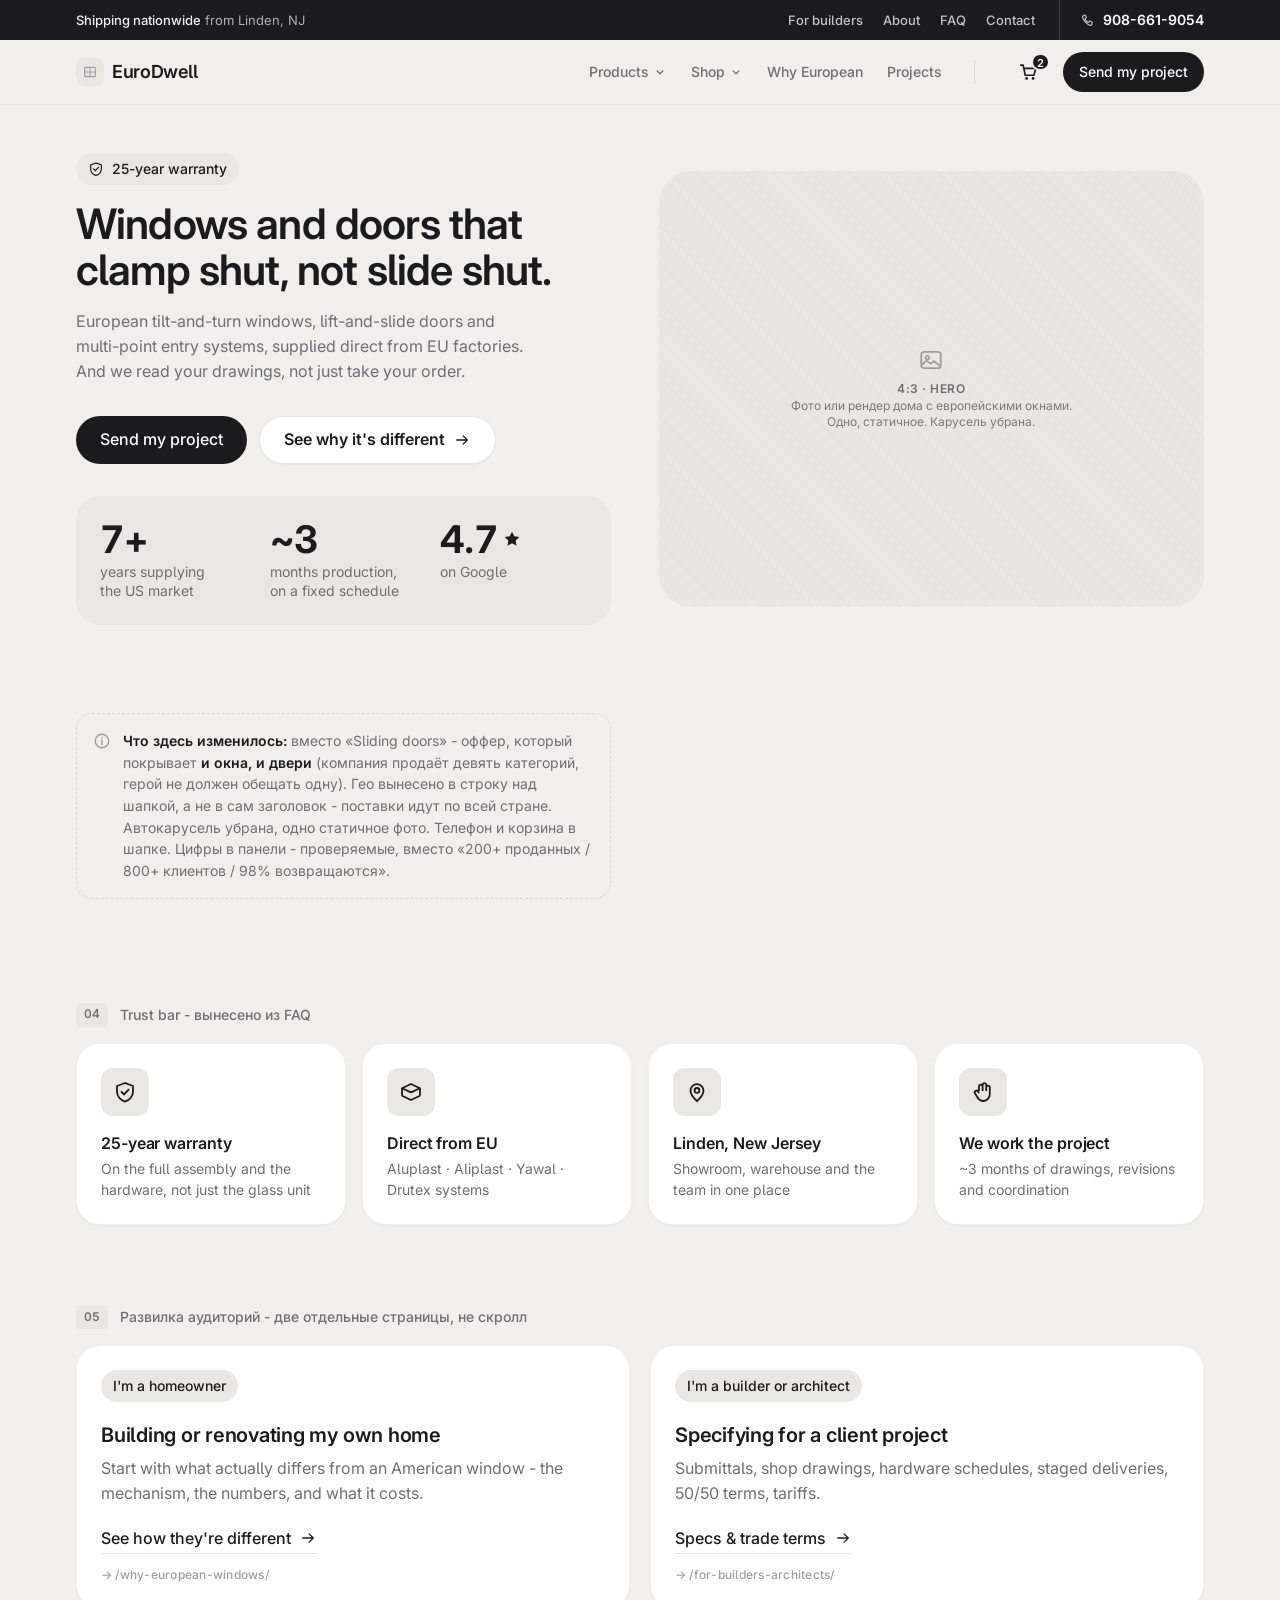
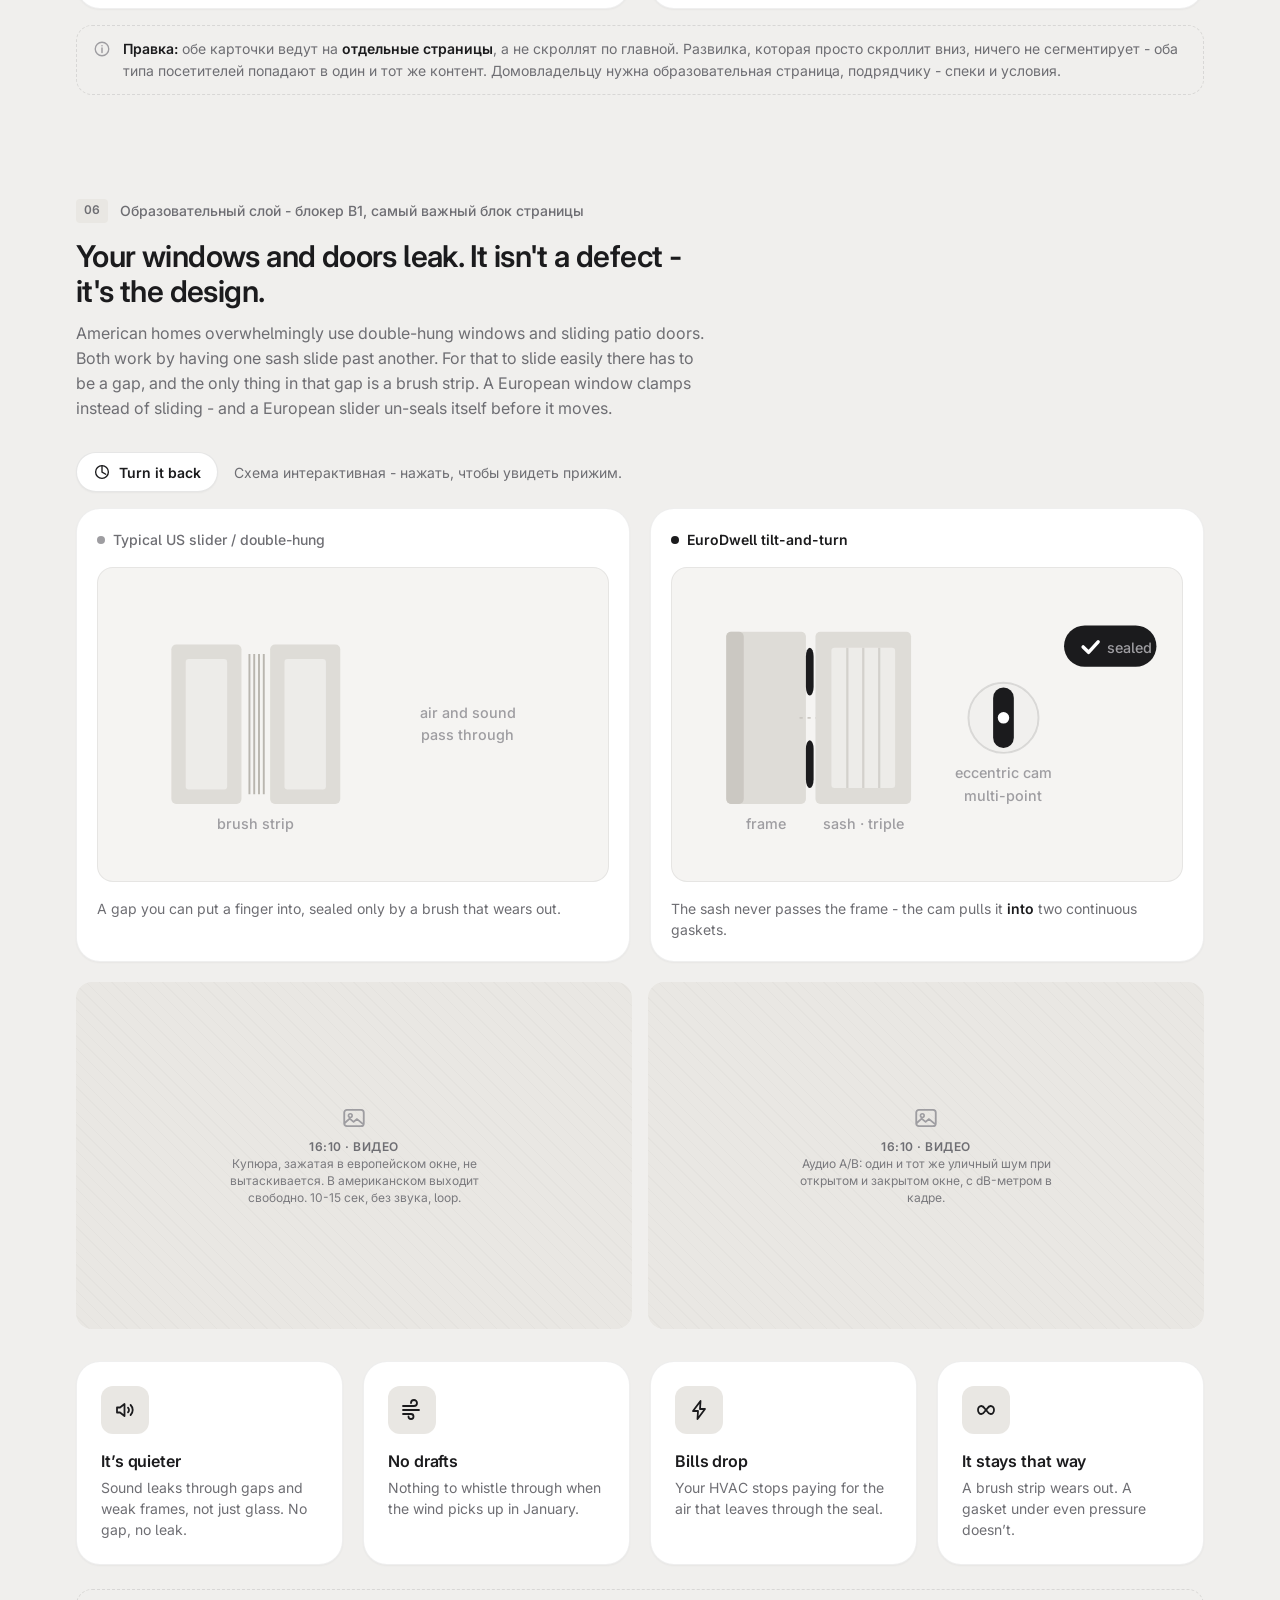
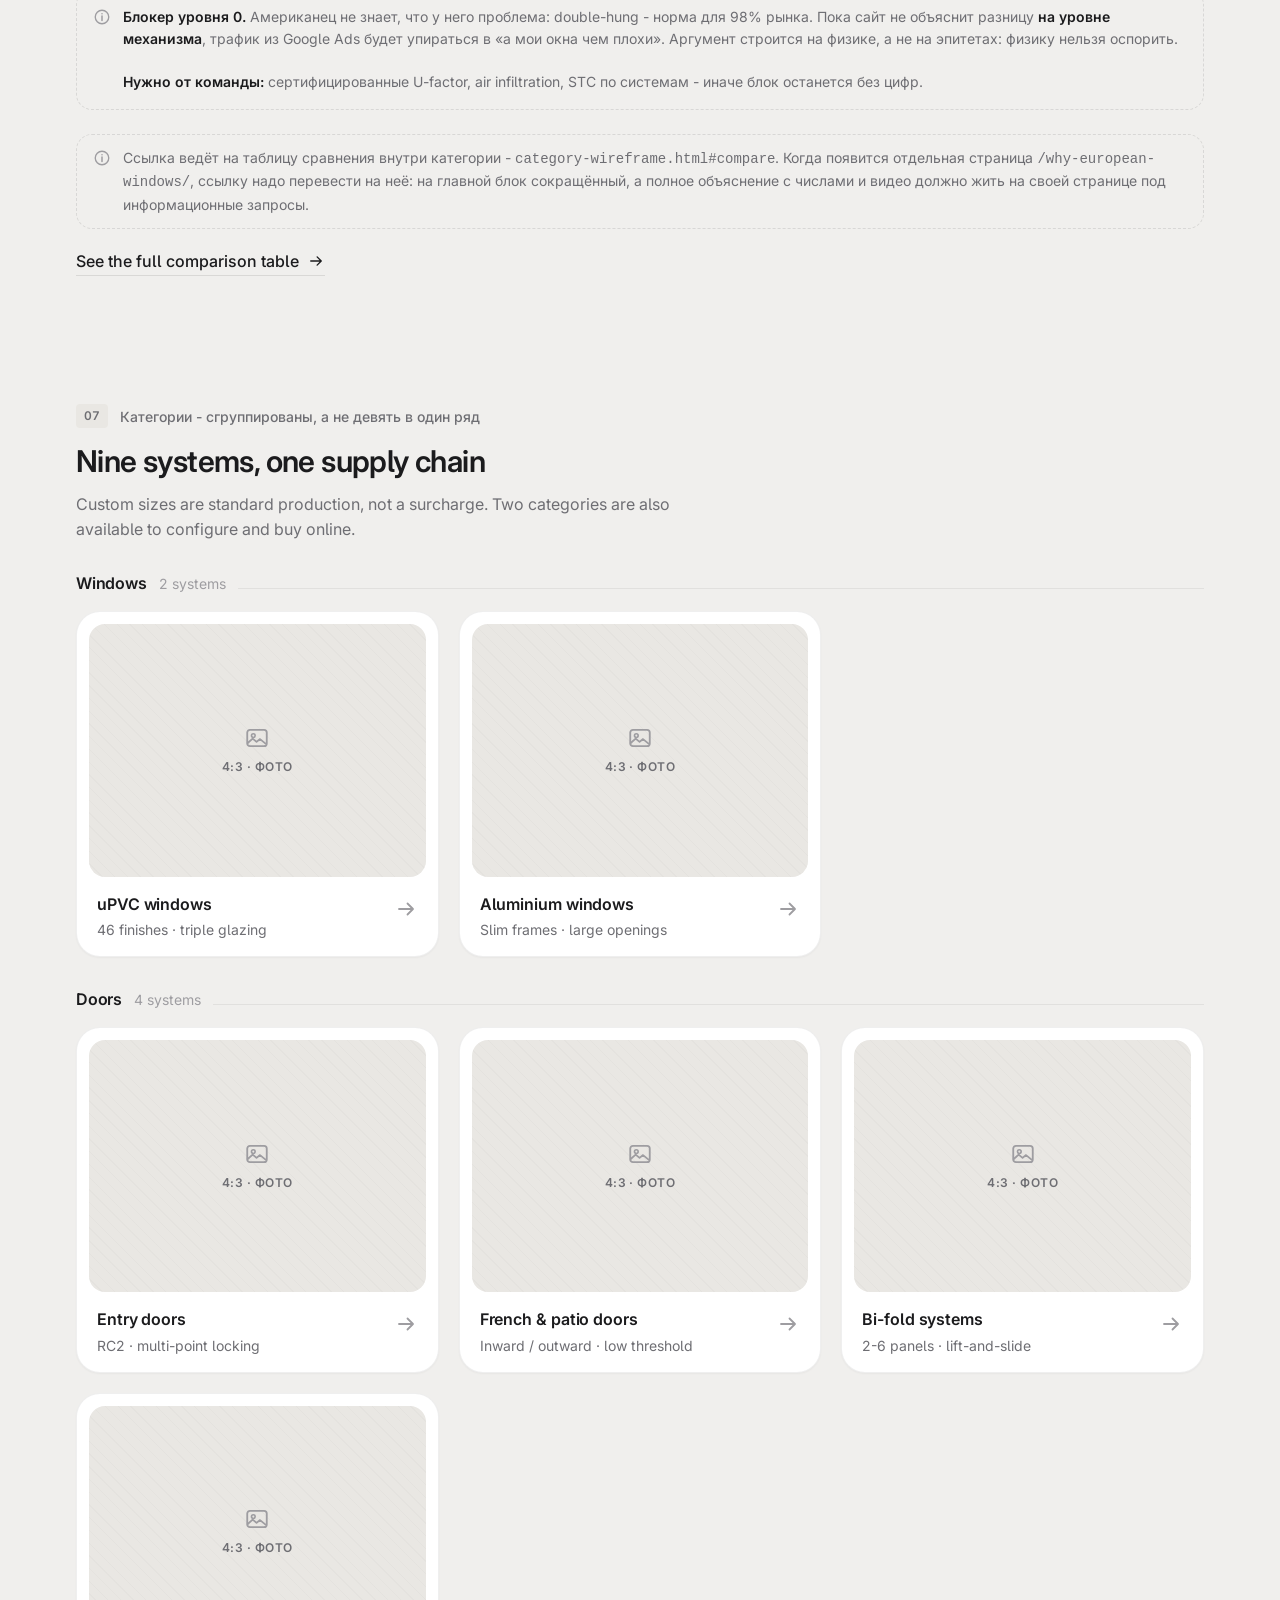
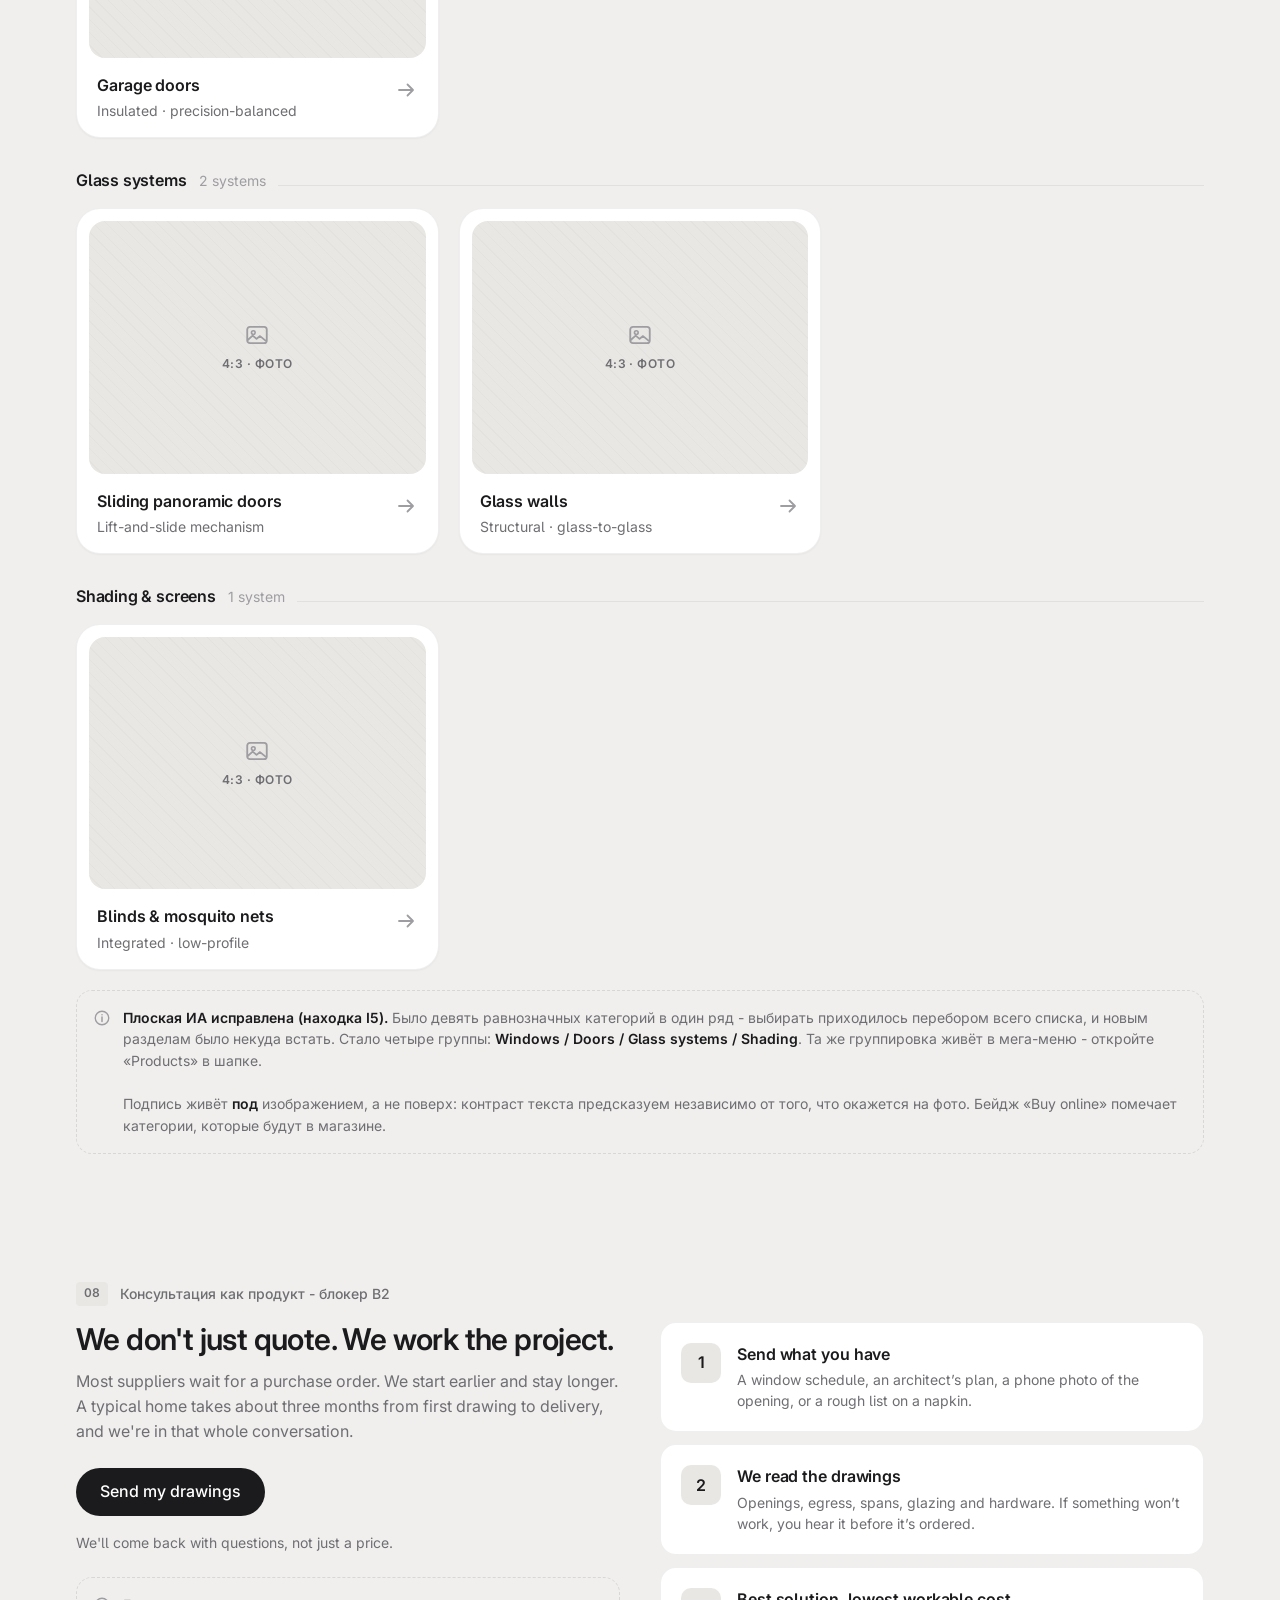
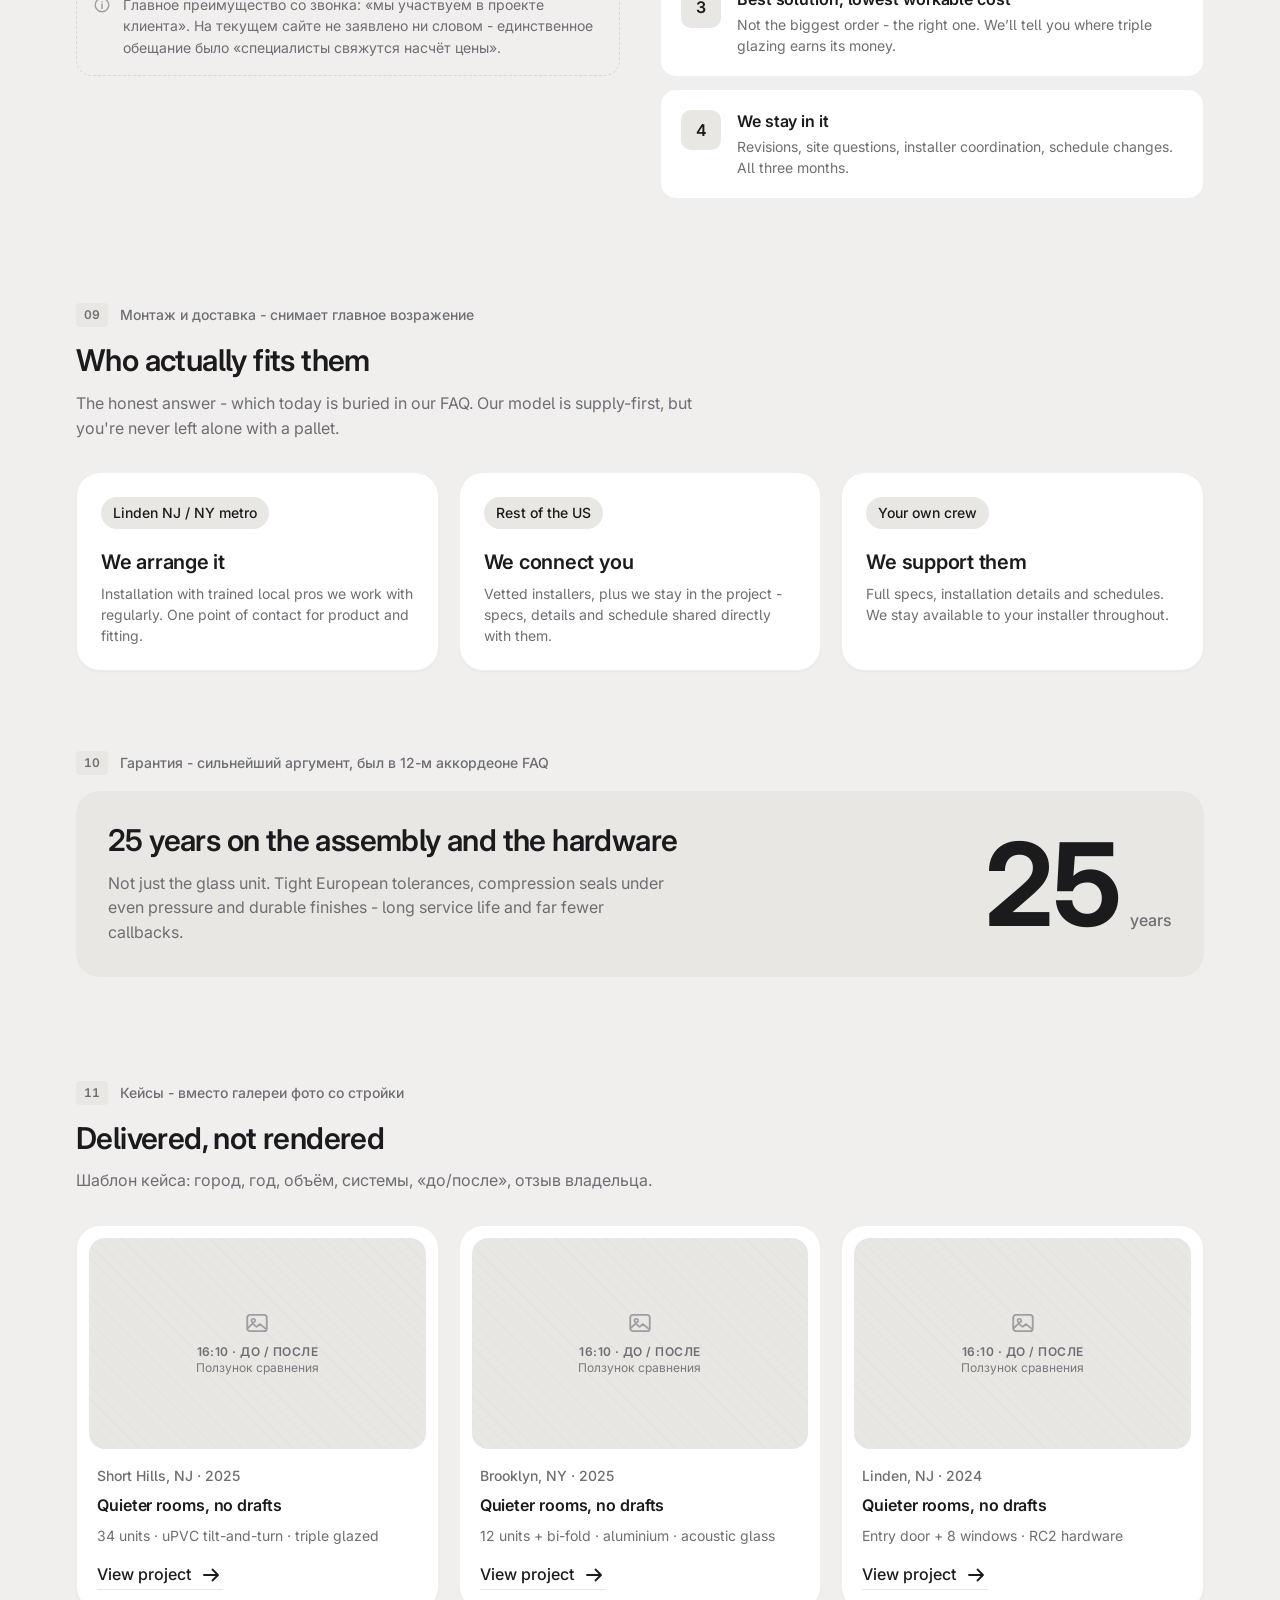
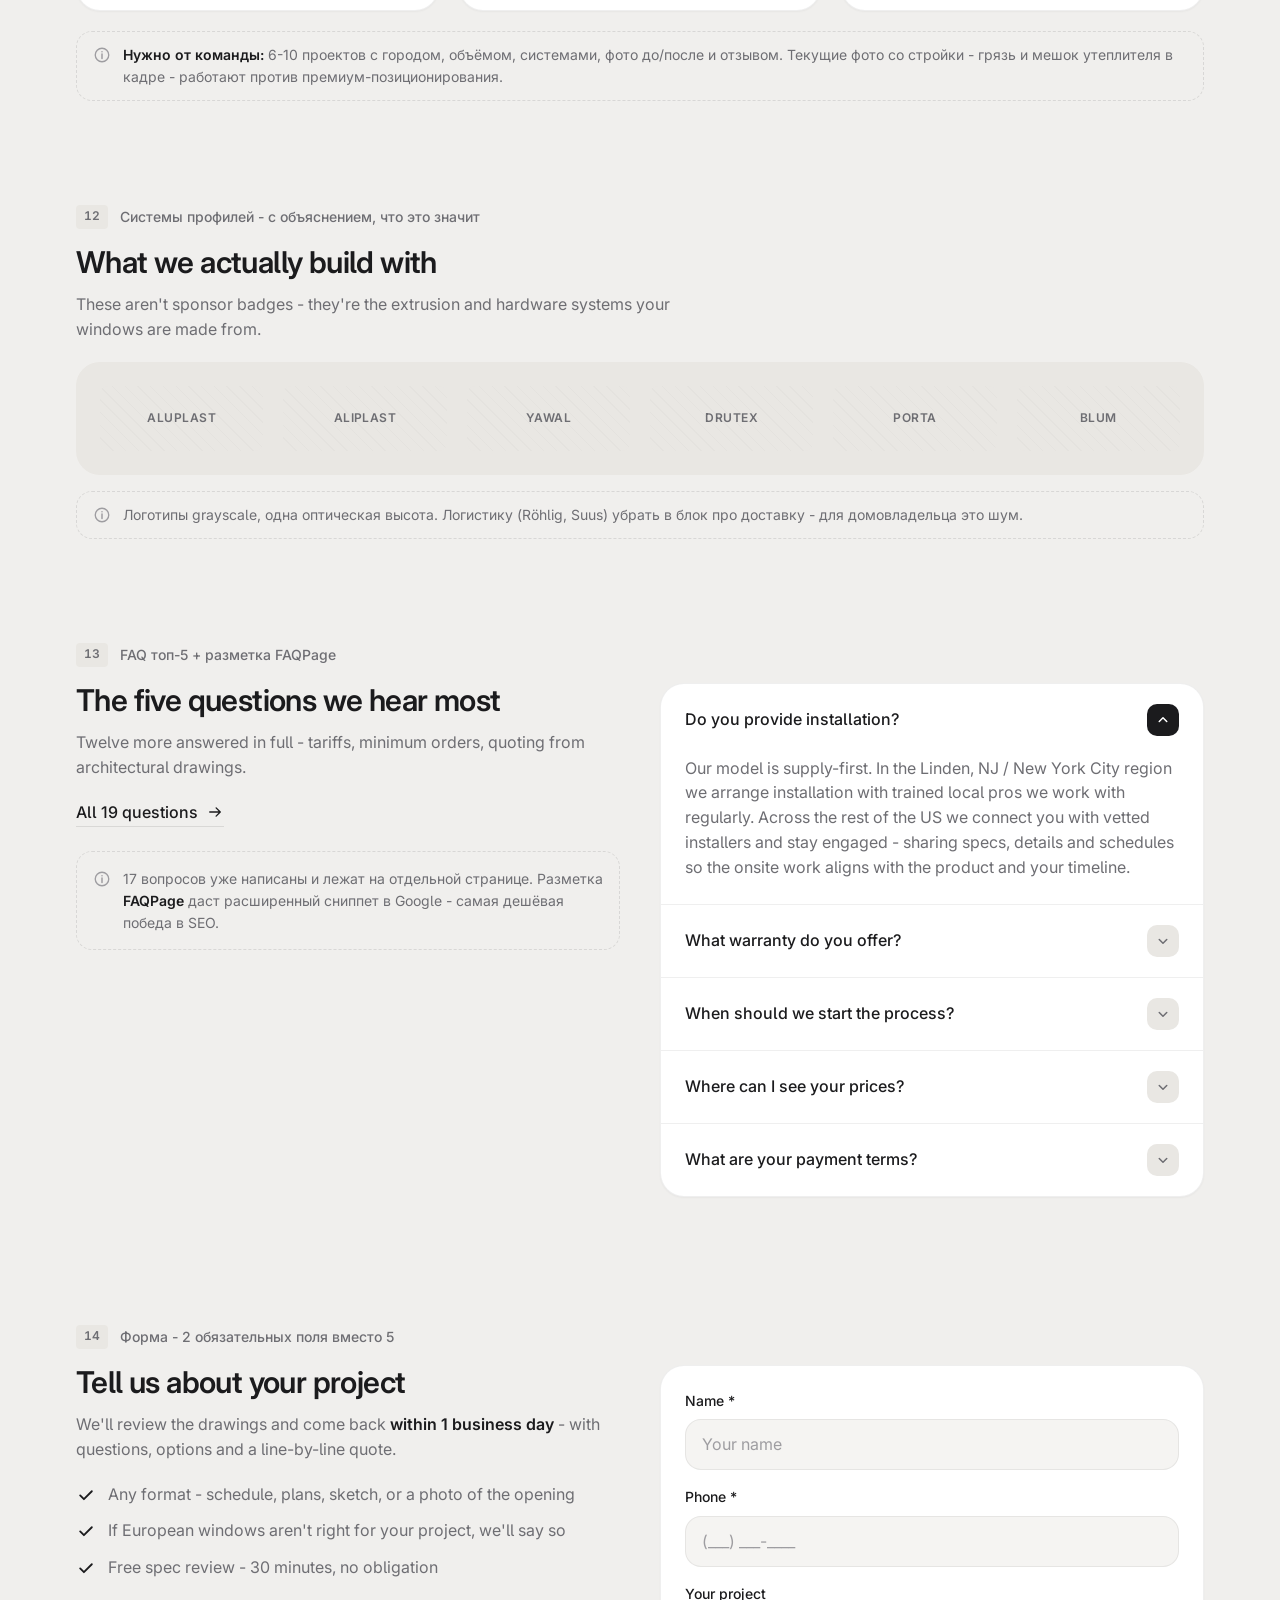
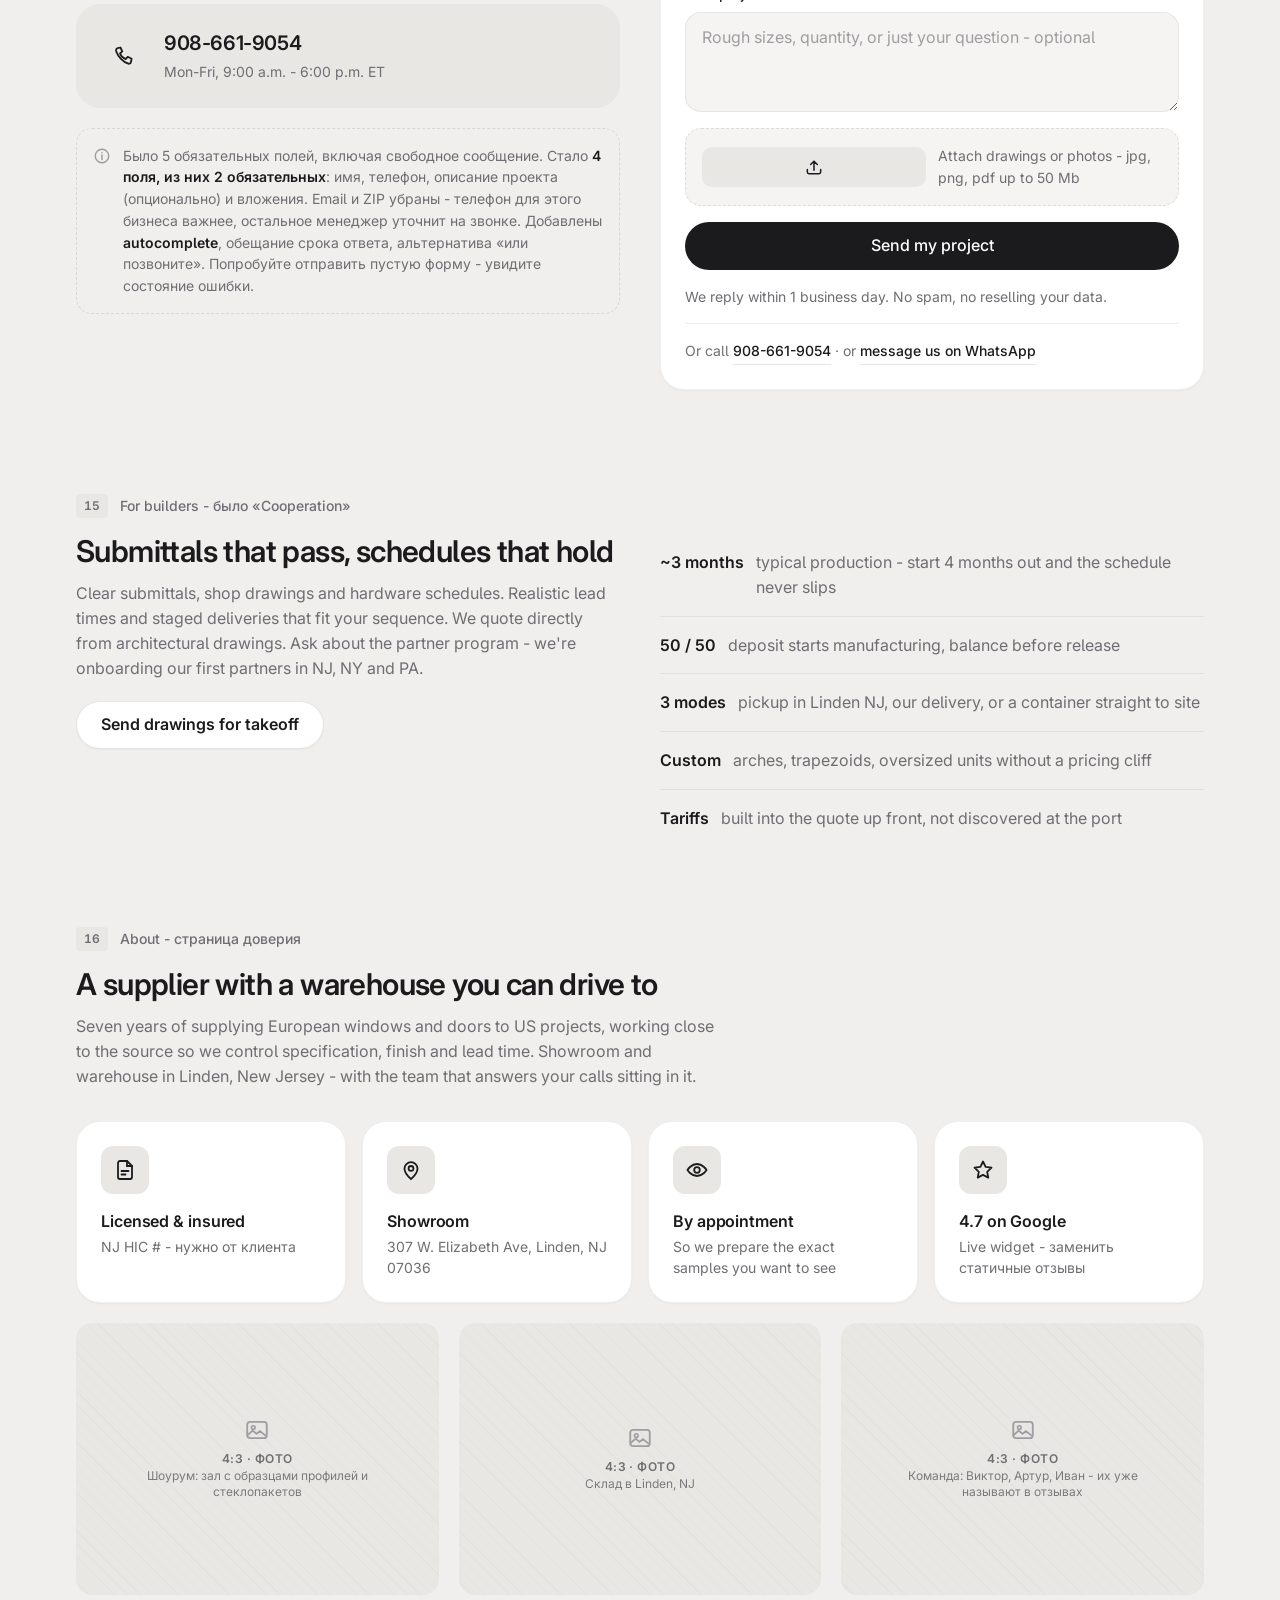
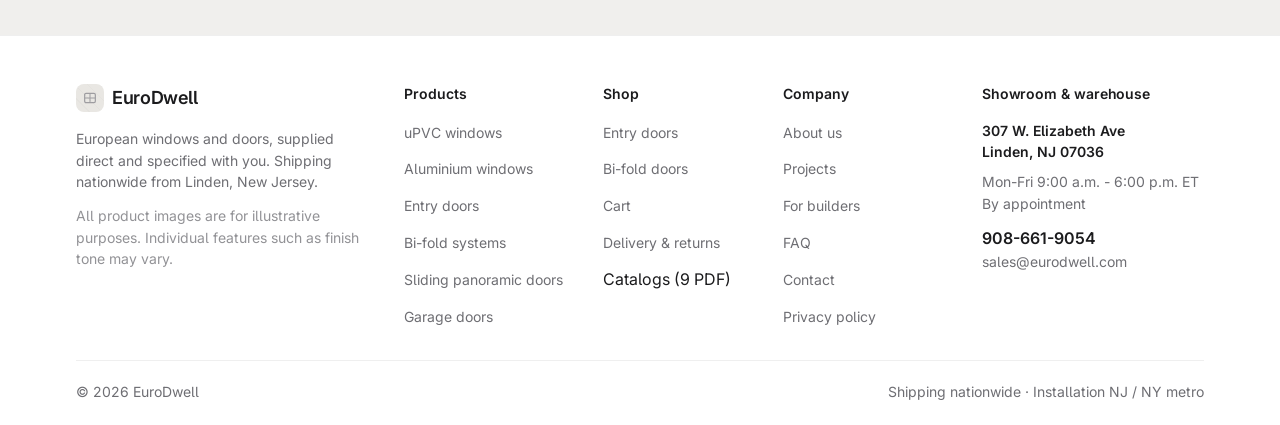
<file: index.html>
<!DOCTYPE html>
<html lang="en-US">
<head>
<meta charset="utf-8">
<meta name="viewport" content="width=device-width,initial-scale=1">
<!-- Microsoft Clarity: записи сессий, карты кликов и скроллов, JS-ошибки.
     Один и тот же тег на всех страницах прототипа - иначе переходы между
     ними разваливаются на отдельные сессии.
     Проверка на file:// - чтобы локальные прогоны не попадали в статистику. -->
<script>
(function(c,l,a,r,i,t,y){
  if(l.location.protocol==='file:')return;
  c[a]=c[a]||function(){(c[a].q=c[a].q||[]).push(arguments)};
  t=l.createElement(r);t.async=1;t.src="https://www.clarity.ms/tag/"+i;
  y=l.getElementsByTagName(r)[0];y.parentNode.insertBefore(t,y);
})(window, document, "clarity", "script", "xu4af9zcva");
</script>
<meta name="color-scheme" content="light">
<title>EuroDwell - вайрфрейм главной</title>
<meta name="description" content="Wireframe прототип главной страницы EuroDwell.">
<!-- Фавикон инлайном: прототип должен работать офлайн, без внешних файлов.
     Тот же знак, что в логотипе - рама окна с импостом. -->
<link rel="icon" href="data:image/svg+xml,%3Csvg xmlns='http://www.w3.org/2000/svg' viewBox='0 0 32 32'%3E%3Crect width='32' height='32' rx='7' fill='%231B1B1D'/%3E%3Cg stroke='%23ffffff' stroke-width='2' stroke-linecap='round' fill='none'%3E%3Crect x='8' y='8.5' width='16' height='15' rx='2'/%3E%3Cpath d='M16 8.5v15M8 16h16'/%3E%3C/g%3E%3C/svg%3E">
<link rel="preconnect" href="https://fonts.googleapis.com">
<link rel="preconnect" href="https://fonts.gstatic.com" crossorigin>
<link href="https://fonts.googleapis.com/css2?family=Inter:opsz,wght@14..32,400;14..32,500;14..32,600;14..32,700&display=swap" rel="stylesheet">
<style>
/* ═══════════════════════════════════════════════════════════════════
   EuroDwell - WIREFRAME главной
   Дисциплина Tran Mau Tri Tam: Inter 16/14, шаг 4px, радиусы 12-32,
   hairline-края. Но без цвета: акцент = более тёмный тон.
   Картинки - серые плейсхолдеры с иконкой и подписью формата.
   ═══════════════════════════════════════════════════════════════════ */

:root{
  /* Space - только кратное 4 */
  --s4:4px; --s8:8px; --s12:12px; --s16:16px; --s20:20px; --s24:24px;
  --s32:32px; --s40:40px; --s48:48px; --s64:64px; --s80:80px;

  /* Монохром. Иерархия = светлота, акцент = темнота */
  --canvas:#F0EFED;
  --surface:#FFFFFF;
  --fill:#E9E7E3;      /* плейсхолдеры, тональные панели */
  --fill2:#F5F4F2;     /* мягкая заливка */
  --ink:#1B1B1D;       /* акцент: primary-кнопка, важные цифры */
  --ink2:#6E6E73;      /* вторичный текст */
  --ink3:#9E9DA1;      /* подписи, иконки плейсхолдеров */
  --hair:rgba(27,27,29,.11);
  --hair2:rgba(27,27,29,.07);

  --r-chip:12px; --r-ctl:16px; --r-card:24px; --r-hero:32px; --r-pill:999px;
  --sh:0 1px 2px rgba(27,27,29,.04);
  --sh-lift:0 12px 28px rgba(27,27,29,.08), 0 2px 6px rgba(27,27,29,.04);

  --container:1176px;
  --header-h:64px;
  --dur:240ms; --ease:cubic-bezier(.22,1,.36,1);
}

*{box-sizing:border-box}
html{scroll-behavior:smooth;-webkit-text-size-adjust:100%}
body{
  margin:0;background:var(--canvas);color:var(--ink);
  font-family:"Inter",-apple-system,"Segoe UI",sans-serif;
  font-size:16px;font-weight:400;line-height:1.55;
  -webkit-font-smoothing:antialiased;font-feature-settings:"cv05"
}
img{max-width:100%;display:block}
a{color:inherit;text-decoration:none}
button{font:inherit}

h1,h2,h3,h4{margin:0;font-weight:600;letter-spacing:-.02em}
h1{font-size:clamp(30px,3.8vw,42px);line-height:1.1}
h2{font-size:clamp(24px,2.5vw,30px);line-height:1.18}
h3{font-size:20px;line-height:1.3;letter-spacing:-.012em}
h4{font-size:16px;line-height:1.4;letter-spacing:-.006em}
p{margin:0}

.t-sec{font-size:14px;line-height:1.5}
.t-m{color:var(--ink2)}
.t-m3{color:var(--ink3)}
.t-med{font-weight:500}.t-semi{font-weight:600}
.t-data{font-weight:700;font-size:clamp(28px,3vw,38px);line-height:1;
  letter-spacing:-.025em;font-variant-numeric:tabular-nums;white-space:nowrap}
.t-data--sm{font-size:22px}
.eyebrow{font-size:14px;font-weight:500;color:var(--ink2);margin:0}

:focus-visible{outline:2px solid var(--ink);outline-offset:3px;border-radius:var(--s8)}
::selection{background:var(--ink);color:#fff}

.wrap{max-width:var(--container);margin-inline:auto;padding-inline:var(--s24)}
.sec{padding-block:var(--s64)}
.sec--sm{padding-block:var(--s40)}
h1,h2,h3{scroll-margin-top:calc(var(--header-h) + var(--s24))}

.skiplink{position:absolute;left:-9999px;top:0;z-index:200;background:var(--ink);
  color:#fff;padding:var(--s12) var(--s20);border-radius:0 0 var(--r-chip) 0;font-weight:500}
.skiplink:focus{left:0}

/* ── Нумерация блоков: для правок на созвоне ── */
.bnum{
  display:inline-flex;align-items:center;justify-content:center;
  min-width:28px;height:24px;padding:0 var(--s8);border-radius:var(--s4);
  background:var(--fill);color:var(--ink2);
  font-size:12px;font-weight:600;font-variant-numeric:tabular-nums;
  letter-spacing:.02em;flex-shrink:0
}
.blabel{display:flex;align-items:center;gap:var(--s12);margin-bottom:var(--s16)}
.blabel .eyebrow{margin:0}

/* ── Аннотация для команды ── */
.note{
  display:flex;gap:var(--s12);align-items:flex-start;
  border:1px dashed var(--hair);border-radius:var(--r-ctl);
  padding:var(--s16);background:transparent;font-size:14px;color:var(--ink2)
}
.note b{color:var(--ink);font-weight:600}
.note svg{flex:0 0 18px;color:var(--ink3);margin-top:2px}
.note--tight{padding:var(--s12) var(--s16)}

/* ── Плейсхолдер изображения ── */
.ph{
  position:relative;background:var(--fill);border-radius:var(--r-ctl);
  display:grid;place-items:center;overflow:hidden;color:var(--ink3)
}
.ph::before{
  content:"";position:absolute;inset:0;opacity:.5;
  background-image:repeating-linear-gradient(45deg,
    rgba(27,27,29,.045) 0 1px, transparent 1px 9px)
}
.ph__in{position:relative;display:flex;flex-direction:column;align-items:center;
  gap:var(--s8);text-align:center;padding:var(--s16);max-width:320px}
.ph__t{font-size:12px;font-weight:600;letter-spacing:.04em;text-transform:uppercase;
  color:var(--ink2);line-height:1.4}
.ph--hero{aspect-ratio:4/3.2;border-radius:var(--r-hero)}
.ph--43{aspect-ratio:4/3}
.ph--169{aspect-ratio:16/10}
.ph--logo{aspect-ratio:5/2;border-radius:var(--s8)}

/* ── Buttons: акцент = тёмная заливка ── */
.btn{
  display:inline-flex;align-items:center;justify-content:center;gap:var(--s8);
  min-height:48px;padding:0 var(--s24);border:0;cursor:pointer;
  font-size:16px;font-weight:500;border-radius:var(--r-pill);white-space:nowrap;
  transition:transform var(--dur) var(--ease),background var(--dur) var(--ease),
             box-shadow var(--dur) var(--ease)
}
.btn:active{transform:scale(.97)}
.btn--primary{background:var(--ink);color:#fff}
.btn--primary:hover{background:#000}
.btn--white{background:var(--surface);color:var(--ink);font-weight:600;
  border:1px solid var(--hair);box-shadow:var(--sh)}
.btn--white:hover{background:var(--fill2)}
.btn--ghost{background:transparent;color:var(--ink);font-weight:500;
  border:1px solid var(--hair)}
.btn--ghost:hover{background:var(--fill2)}
.btn--soft{background:var(--fill);color:var(--ink);font-weight:500}
.btn--soft:hover{background:#DFDCD7}
.btn--sm{min-height:40px;padding:0 var(--s16);font-size:14px}
.btn--full{width:100%}

.alink{display:inline-flex;align-items:center;gap:var(--s8);font-weight:500;
  color:var(--ink);border-bottom:1px solid var(--hair);padding-bottom:2px;
  transition:gap var(--dur) var(--ease),border-color var(--dur) var(--ease)}
.alink:hover{gap:var(--s12);border-color:var(--ink)}

/* ── Cards / panels ── */
.card{background:var(--surface);border:1px solid var(--hair2);
  border-radius:var(--r-card);padding:var(--s24);box-shadow:var(--sh)}
.panel{background:var(--fill);border-radius:var(--r-card);padding:var(--s16)}
.panel--lg{padding:var(--s24)}

.chip{width:48px;height:48px;flex:0 0 48px;border-radius:var(--r-chip);
  background:var(--fill);color:var(--ink);display:grid;place-items:center}
.chip--sm{width:40px;height:40px;flex-basis:40px;border-radius:10px}
.chip--n{font-weight:600;font-size:16px}

.tag{display:inline-flex;align-items:center;gap:var(--s8);height:32px;padding:0 var(--s12);
  border-radius:var(--r-pill);background:var(--fill);color:var(--ink);
  font-size:14px;font-weight:500;white-space:nowrap}
.tag--dark{background:var(--ink);color:#fff}
.tag--onph{background:var(--surface);color:var(--ink);border:1px solid var(--hair)}

.g{display:grid}
.g2{grid-template-columns:repeat(2,minmax(0,1fr))}
.g3{grid-template-columns:repeat(3,minmax(0,1fr))}
.g4{grid-template-columns:repeat(4,minmax(0,1fr))}
.gap12{gap:var(--s12)}.gap16{gap:var(--s16)}.gap20{gap:var(--s20)}
.gap24{gap:var(--s24)}.gap40{gap:var(--s40)}

.shead{max-width:640px;margin-bottom:var(--s32)}
.shead h2{margin-bottom:var(--s12)}
.shead>p{color:var(--ink2)}

/* ── Header ── */
.hdr{position:sticky;top:0;z-index:60;background:rgba(240,239,237,.9);
  backdrop-filter:blur(14px);border-bottom:1px solid var(--hair2)}
.hdr__in{display:flex;align-items:center;gap:var(--s24);height:var(--header-h)}
.logo{display:flex;align-items:center;gap:var(--s8);font-size:18px;font-weight:600;
  letter-spacing:-.02em;flex-shrink:0}
.nav{display:flex;align-items:center;gap:var(--s24);margin-left:auto}
/* разделитель между навигацией и зоной действий */
.hdr__sep{width:1px;height:24px;background:var(--hair);flex-shrink:0;margin-inline:var(--s8)}

/* ── Мега-меню: группировка категорий (I5) ── */
.hdr__in{position:relative}
.nav__has{position:relative}
.nav__t{display:inline-flex;align-items:center;gap:var(--s4);min-height:40px;padding:0;
  background:none;border:0;cursor:pointer;font-size:14px;font-weight:500;color:var(--ink2);
  transition:color var(--dur) var(--ease)}
.nav__t:hover,.nav__t[aria-expanded="true"]{color:var(--ink)}
.nav__t svg{transition:transform var(--dur) var(--ease)}
.nav__t[aria-expanded="true"] svg{transform:rotate(180deg)}
.mm{
  position:absolute;left:0;right:0;top:100%;z-index:59;
  background:var(--surface);border-bottom:1px solid var(--hair);
  box-shadow:0 16px 32px rgba(27,27,29,.10)
}
.mm[hidden]{display:none}
.mm__in{display:grid;grid-template-columns:repeat(4,minmax(0,1fr));
  column-gap:var(--s32);row-gap:var(--s24);padding-block:var(--s32) var(--s24)}
.mm__in--sm{grid-template-columns:minmax(0,1fr) minmax(0,2fr)}
.mm__col{display:flex;flex-direction:column;gap:var(--s12);min-width:0}
.mm__h{font-size:12px;font-weight:600;letter-spacing:.08em;text-transform:uppercase;
  color:var(--ink3);margin:0 0 var(--s4)}
.mm__col a{font-size:15px;font-weight:500;color:var(--ink);display:flex;align-items:center;
  gap:var(--s8);min-height:28px}
.mm__col a:hover{color:var(--ink);text-decoration:underline;text-underline-offset:3px}
.mm__foot{grid-column:1/-1;display:flex;gap:var(--s32);flex-wrap:wrap;
  padding-top:var(--s20);border-top:1px solid var(--hair2)}
.mm__note{align-self:center;padding-left:var(--s24);border-left:1px solid var(--hair2)}

/* ── Корзина: перед CTA, с отбивкой ── */
.cart{position:relative;width:44px;height:44px;display:grid;place-items:center;
  border-radius:var(--r-chip);color:var(--ink);
  transition:background var(--dur) var(--ease)}
.cart:hover{background:var(--fill)}
.cart__n{position:absolute;top:3px;right:1px;min-width:18px;height:18px;padding:0 4px;
  border-radius:var(--r-pill);background:var(--ink);color:#fff;
  font-size:11px;font-weight:600;display:grid;place-items:center;
  border:2px solid var(--canvas)}

/* ── Группы категорий на главной ── */
.cgroup{margin-bottom:var(--s32)}
.cgroup:last-child{margin-bottom:0}
.cgroup__h{display:flex;align-items:baseline;gap:var(--s12);margin-bottom:var(--s16)}
.cgroup__h h3{font-size:16px;font-weight:600;margin:0}
.cgroup__h span{font-size:14px;color:var(--ink3)}
.cgroup__l{flex:1;height:1px;background:var(--hair2)}
.nav a{font-size:14px;font-weight:500;color:var(--ink2);display:inline-flex;
  align-items:center;gap:var(--s4);min-height:40px}
.nav a:hover,.nav a[aria-current]{color:var(--ink)}
.hdr__act{display:flex;align-items:center;gap:var(--s12);flex-shrink:0}
.tel{display:inline-flex;align-items:center;gap:var(--s8);min-height:44px;
  font-size:14px;font-weight:600;white-space:nowrap}
.tel .chip{width:36px;height:36px;flex-basis:36px;border-radius:10px}
.burger{display:none;width:44px;height:44px;align-items:center;justify-content:center;
  background:var(--surface);border:1px solid var(--hair);border-radius:var(--r-chip);cursor:pointer}
.geobar{background:var(--ink);color:rgba(255,255,255,.72);font-size:13px;padding:var(--s8) 0}
.geobar .wrap{display:flex;gap:var(--s24);justify-content:center;flex-wrap:wrap}
.geobar b{color:#fff;font-weight:500}

/* ── Верхняя тёмная строка: гео + вторичные страницы + телефон ── */
.topbar{background:var(--ink);color:rgba(255,255,255,.66);font-size:13px}
.topbar__in{display:flex;align-items:center;gap:var(--s24);min-height:40px}
.topbar__l{display:flex;align-items:center;gap:var(--s12);flex-shrink:0}
.topbar__l b{color:rgba(255,255,255,.94);font-weight:500}
.topbar__sep{width:1px;height:12px;background:rgba(255,255,255,.2);flex-shrink:0}
.topbar__nav{display:flex;align-items:center;gap:var(--s20);margin-left:auto}
.topbar__nav a{color:rgba(255,255,255,.74);font-weight:500;min-height:40px;
  display:inline-flex;align-items:center;transition:color var(--dur) var(--ease)}
.topbar__nav a:hover,.topbar__nav a[aria-current]{color:#fff}
.topbar__tel{display:inline-flex;align-items:center;gap:var(--s8);color:#fff;
  font-weight:600;font-size:14px;white-space:nowrap;flex-shrink:0;
  padding-left:var(--s20);border-left:1px solid rgba(255,255,255,.16);min-height:40px}
.topbar__tel svg{opacity:.7}

/* ── Hero ── */
.hero{padding-block:var(--s48) var(--s64)}
.hero__in{display:grid;grid-template-columns:minmax(0,1fr) minmax(0,1.02fr);
  gap:var(--s48);align-items:center}
.hero h1{margin-block:var(--s16)}
.hero__sub{font-size:16px;color:var(--ink2);max-width:46ch;margin-bottom:var(--s32)}
.hero__cta{display:flex;gap:var(--s12);flex-wrap:wrap;margin-bottom:var(--s32)}
.hero__media{position:relative}
.hero__float{position:absolute;right:-16px;bottom:-20px;background:var(--surface);
  border:1px solid var(--hair);border-radius:var(--r-card);padding:var(--s16);
  box-shadow:var(--sh-lift);display:flex;align-items:center;gap:var(--s12);max-width:256px}

.stats{display:grid;grid-template-columns:repeat(3,minmax(0,1fr));
  column-gap:var(--s24);row-gap:var(--s16)}
.stat{min-width:0}
.stat__v{display:block;margin-bottom:var(--s4)}
.stat__l{display:block;font-size:14px;color:var(--ink2);line-height:1.4}
.rate{display:inline-flex;align-items:center;gap:var(--s4)}
.rate svg{color:var(--ink)}

/* ── Списочные карточки ── */
.icard{display:flex;flex-direction:column;gap:var(--s16)}
.icard h4{margin-bottom:var(--s4)}
.icard .t-sec{color:var(--ink2)}

.split__c{display:block;transition:transform var(--dur) var(--ease),
  box-shadow var(--dur) var(--ease)}
.split__c:hover{transform:translateY(-3px);box-shadow:var(--sh-lift)}
.split__c .tag{margin-bottom:var(--s20)}
.split__c h3{margin-bottom:var(--s8)}
.split__c>p{color:var(--ink2);margin-bottom:var(--s20)}
/* пометка «ведёт на отдельную страницу» - только для вайрфрейма */
.pgtag{display:block;margin-top:var(--s12);font-size:12px;font-weight:500;
  letter-spacing:.02em;color:var(--ink3)}

/* ── Механизм: монохром, акцент = тёмное ── */
.mech{display:grid;grid-template-columns:repeat(2,minmax(0,1fr));gap:var(--s20)}
.mech__c{background:var(--surface);border:1px solid var(--hair2);border-radius:var(--r-card);
  padding:var(--s20);box-shadow:var(--sh);min-width:0;margin:0}
.mech__cap{display:flex;align-items:center;gap:var(--s8);margin-bottom:var(--s16)}
.mech__cap .dot{width:8px;height:8px;border-radius:50%;flex:0 0 8px;background:var(--ink3)}
.mech__c--eu .mech__cap .dot{background:var(--ink)}
.mech__cap span:last-child{font-size:14px;font-weight:500;color:var(--ink2)}
.mech__c--eu .mech__cap span:last-child{color:var(--ink);font-weight:600}
.mech__stage{background:var(--fill2);border:1px solid var(--hair2);
  border-radius:var(--r-ctl);padding:var(--s16);margin-bottom:var(--s16)}
.mech__svg{width:100%;height:auto;display:block}
.mech__lbl{font-family:"Inter",sans-serif;font-size:9px;font-weight:500;fill:#9E9DA1}
.mech__lbl--ink{fill:#1B1B1D;font-weight:600}
.mech__note{font-size:14px;color:var(--ink2);margin:0}
.mech__note b{color:var(--ink);font-weight:600}
.mech__ctl{display:flex;align-items:center;gap:var(--s16);margin-top:var(--s16);flex-wrap:wrap}
.mech__ctl--top{margin-top:0;margin-bottom:var(--s16)}

.air{opacity:0}
.mechbox.play .air{animation:leak 2.8s linear infinite}
.mechbox.play .a2{animation-delay:.55s}
.mechbox.play .a3{animation-delay:1.1s}
@keyframes leak{0%{opacity:0;transform:translateX(9px)}18%{opacity:1}72%{opacity:.85}
  100%{opacity:0;transform:translateX(-14px)}}
.sash,.gk,.cam__r,.pull{transform-box:fill-box}
.sash{transform-origin:center;transition:transform 820ms var(--ease)}
.gk{transform-origin:left center;transition:transform 820ms var(--ease)}
.cam__r{transform-origin:center;transition:transform 820ms var(--ease)}
.seal{opacity:0;transition:opacity 320ms var(--ease) 260ms}
.pull{opacity:1;transition:opacity 240ms var(--ease)}
.mechbox.clamped .sash{transform:translateX(-12px)}
.mechbox.clamped .gk{transform:scaleX(.44)}
.mechbox.clamped .cam__r{transform:rotate(90deg)}
.mechbox.clamped .seal{opacity:1}
.mechbox.clamped .pull{opacity:0}

/* ── Плитки категорий ── */
.tile{display:block;background:var(--surface);border:1px solid var(--hair2);
  border-radius:var(--r-card);padding:var(--s12) var(--s12) var(--s16);
  box-shadow:var(--sh);transition:transform var(--dur) var(--ease),
  box-shadow var(--dur) var(--ease)}
.tile:hover{transform:translateY(-3px);box-shadow:var(--sh-lift)}
.tile .ph{aspect-ratio:4/3}
.tile__badge{position:absolute;top:var(--s12);left:var(--s12);z-index:2}
.tile__b{display:flex;align-items:flex-start;gap:var(--s12);padding:var(--s16) var(--s8) 0}
.tile__t{min-width:0;flex:1}
.tile__t h4{margin-bottom:var(--s4);overflow:hidden;text-overflow:ellipsis;white-space:nowrap}
.tile__t .t-sec{display:block;color:var(--ink2);overflow:hidden;
  text-overflow:ellipsis;white-space:nowrap}
.tile__ar{flex:0 0 24px;color:var(--ink3);margin-top:var(--s4);
  transition:transform var(--dur) var(--ease),color var(--dur) var(--ease)}
.tile:hover .tile__ar{transform:translateX(4px);color:var(--ink)}

/* ── Steps ── */
.steps{display:flex;flex-direction:column;gap:var(--s12)}
.step{display:flex;gap:var(--s16);align-items:flex-start;background:var(--surface);
  border:1px solid var(--hair2);border-radius:var(--r-ctl);padding:var(--s20)}
.step__t{min-width:0;flex:1}
.step__t h4{margin-bottom:var(--s4)}
.step__t .t-sec{color:var(--ink2)}

/* ── Warranty ── */
.warr{display:grid;grid-template-columns:minmax(0,1fr) auto;gap:var(--s40);align-items:center}
.warr__n{display:flex;align-items:baseline;gap:var(--s12)}
.warr__n span{font-weight:700;font-size:clamp(64px,9vw,116px);line-height:.86;
  letter-spacing:-.05em;font-variant-numeric:tabular-nums;color:var(--ink)}
.warr__n small{font-size:16px;font-weight:500;color:var(--ink2)}

/* ── Cases ── */
.cs{background:var(--surface);border:1px solid var(--hair2);border-radius:var(--r-card);
  padding:var(--s12) var(--s12) var(--s20);box-shadow:var(--sh);
  display:flex;flex-direction:column;min-width:0}
.cs .ph{margin-bottom:var(--s16)}
.cs__b{padding-inline:var(--s8);display:flex;flex-direction:column;gap:var(--s8);
  flex:1;min-width:0}
.cs__meta{font-size:14px;font-weight:500;color:var(--ink2)}
.cs__facts{font-size:14px;color:var(--ink2);margin:0}
.cs__b .alink{margin-top:auto;padding-top:var(--s8);align-self:flex-start}

/* ── Logos ── */
.logos{display:grid;grid-template-columns:repeat(6,minmax(0,1fr));
  column-gap:var(--s20);row-gap:var(--s16)}

/* ── FAQ ── */
.faq{background:var(--surface);border:1px solid var(--hair2);border-radius:var(--r-card);
  box-shadow:var(--sh);overflow:hidden}
.faq__i + .faq__i{border-top:1px solid var(--hair2)}
.faq__q{width:100%;background:none;border:0;cursor:pointer;text-align:left;
  display:flex;align-items:center;gap:var(--s16);padding:var(--s20) var(--s24);
  min-height:64px;font-size:16px;font-weight:500;color:var(--ink)}
.faq__q>span:first-child{flex:1;min-width:0}
.faq__q .faq__ic{flex:0 0 32px;width:32px;height:32px;border-radius:10px;background:var(--fill);
  display:grid;place-items:center;color:var(--ink2);
  transition:transform var(--dur) var(--ease),background var(--dur) var(--ease),
             color var(--dur) var(--ease)}
.faq__i[open] .faq__ic{transform:rotate(180deg);background:var(--ink);color:#fff}
.faq__a{overflow:hidden;height:0;transition:height 320ms var(--ease)}
.faq__a>div{padding:0 var(--s24) var(--s24);color:var(--ink2);max-width:72ch}
.faq__a b{color:var(--ink);font-weight:600}

/* ── Форма ── */
.form{display:flex;flex-direction:column;gap:var(--s16)}
.frow{display:grid;grid-template-columns:repeat(2,minmax(0,1fr));gap:var(--s16)}
.field{display:flex;flex-direction:column;gap:var(--s8);min-width:0}
.field label{font-size:14px;font-weight:500}
.field label i{font-style:normal;color:var(--ink)}
.field input,.field textarea{
  width:100%;min-height:48px;padding:var(--s12) var(--s16);background:var(--fill2);
  border:1px solid var(--hair2);border-radius:var(--r-ctl);
  font:inherit;font-size:16px;color:var(--ink);
  transition:border-color var(--dur) var(--ease),background var(--dur) var(--ease),
             box-shadow var(--dur) var(--ease)}
.field textarea{min-height:100px;resize:vertical;line-height:1.5}
.field input::placeholder,.field textarea::placeholder{color:var(--ink3)}
.field input:focus,.field textarea:focus{outline:none;background:var(--surface);
  border-color:var(--ink);box-shadow:0 0 0 3px rgba(27,27,29,.10)}
.field .hint{font-size:14px;color:var(--ink2)}
.field .err{display:none;align-items:center;gap:var(--s8);font-size:14px;
  color:var(--ink);font-weight:500}
.field.bad input,.field.bad textarea{border-color:var(--ink);
  box-shadow:0 0 0 3px rgba(27,27,29,.08)}
.field.bad .err{display:flex}
.drop{display:flex;align-items:center;gap:var(--s12);min-height:64px;padding:var(--s16);
  background:var(--fill2);border:1px dashed var(--hair);border-radius:var(--r-ctl);
  cursor:pointer;font-size:14px;color:var(--ink2)}
.drop:hover{border-color:var(--ink);background:var(--surface)}
.drop input{display:none}
.drop span{min-width:0;flex:1}
.fnote{font-size:14px;color:var(--ink2);margin:0}
.falt{font-size:14px;color:var(--ink2);margin:0;padding-top:var(--s16);
  border-top:1px solid var(--hair2)}
.fdone{display:none;background:var(--surface);border:1px solid var(--hair);
  border-radius:var(--r-card);padding:var(--s32);box-shadow:var(--sh)}
.fdone h3{margin-bottom:var(--s12)}

.ticks{list-style:none;padding:0;margin:0;display:flex;flex-direction:column;gap:var(--s12)}
.ticks li{display:flex;gap:var(--s12);align-items:flex-start;font-size:16px;color:var(--ink2)}
.ticks li svg{flex:0 0 20px;color:var(--ink);margin-top:3px}

.blist{list-style:none;padding:0;margin:0;display:flex;flex-direction:column}
.blist li{display:flex;gap:var(--s12);align-items:flex-start;padding-block:var(--s16);
  font-size:16px;color:var(--ink2)}
.blist li + li{border-top:1px solid var(--hair2)}
.blist b{color:var(--ink);font-weight:600}

/* ── Footer ── */
.ftr{background:var(--surface);border-top:1px solid var(--hair2);
  padding-block:var(--s48) var(--s24)}
.ftr__g{display:grid;grid-template-columns:1.6fr .9fr .8fr .9fr 1.2fr;gap:var(--s32)}
.ftr h4{font-size:14px;font-weight:600;margin-bottom:var(--s16)}
.ftr ul{list-style:none;padding:0;margin:0;display:flex;flex-direction:column;gap:var(--s12)}
.ftr a,.ftr p{font-size:14px;color:var(--ink2)}
.ftr a:hover{color:var(--ink)}
.ftr__b{display:flex;justify-content:space-between;gap:var(--s24);flex-wrap:wrap;
  margin-top:var(--s32);padding-top:var(--s20);border-top:1px solid var(--hair2);
  font-size:14px;color:var(--ink2)}

/* ═══ Страница категории ═══ */
.crumbs{font-size:14px;color:var(--ink2);padding-block:var(--s16) 0}
.crumbs a:hover{color:var(--ink);text-decoration:underline;text-underline-offset:3px}
.crumbs span{opacity:.45;margin-inline:var(--s8)}

.chero{padding-block:var(--s32) var(--s48)}
.chero__in{display:grid;grid-template-columns:minmax(0,1fr) minmax(0,1.02fr);
  gap:var(--s48);align-items:center}
.chero h1{margin-block:var(--s16);font-size:clamp(28px,3.4vw,38px)}

/* таблицы сравнения */
/* overflow-x:auto прокручивает таблицу, но НЕ отсекает её min-content:
   640px «просачиваются» вверх по дереву, Chrome на мобильном решает, что страница
   не помещается, и расширяет layout viewport - вся вёрстка уезжает вправо.
   contain:inline-size делает ширину контейнера независимой от содержимого. */
.tscroll{overflow-x:auto;-webkit-overflow-scrolling:touch;max-width:100%;
  contain:inline-size}
.cmp{width:100%;border-collapse:collapse;font-size:15px;min-width:640px}
.cmp th,.cmp td{padding:var(--s16);text-align:left;vertical-align:top;
  border-bottom:1px solid var(--hair2)}
.cmp thead th{font-size:12px;letter-spacing:.08em;text-transform:uppercase;
  color:var(--ink3);font-weight:600;border-bottom:1px solid var(--ink)}
.cmp th:first-child{width:22%;font-weight:600;color:var(--ink);font-size:15px;
  letter-spacing:0;text-transform:none}
.cmp .col-eu{background:var(--fill2);border-left:3px solid var(--ink)}
.cmp thead .col-eu{color:var(--ink);font-weight:700}
.cmp tbody .col-eu{font-weight:500}
.cmp__span{background:var(--fill);font-size:14px;color:var(--ink2)}
/* nowrap нужен коротким пропускам вида «0.__ CFM», но длинная пометка
   с ним раздувает таблицу и вместе с ней всю страницу на мобильном */
.todo{color:var(--ink);font-weight:600;background:var(--fill);
  padding:2px var(--s8);border-radius:var(--s4);white-space:nowrap}
.todo--wrap{white-space:normal;display:inline-block}

/* спеки */
.specs{width:100%;border-collapse:collapse;font-size:15px}
.specs th,.specs td{padding:var(--s12) 0;text-align:left;vertical-align:top;
  border-bottom:1px solid var(--hair2)}
.specs th{font-weight:400;color:var(--ink2);width:46%}
.specs td{font-weight:600;font-variant-numeric:tabular-nums}

/* карточка с акцентом */
.card--mark{border-color:var(--ink);box-shadow:0 0 0 3px rgba(27,27,29,.06)}

/* формы окон */
.shapes{display:grid;grid-template-columns:repeat(6,minmax(0,1fr));gap:var(--s16)}
.shape{aspect-ratio:1;border:1px solid var(--hair2);border-radius:var(--r-ctl);
  background:var(--surface);display:flex;flex-direction:column;align-items:center;
  justify-content:center;gap:var(--s8);padding:var(--s16);box-shadow:var(--sh)}
.shape svg{width:100%;max-width:64px;height:auto;color:var(--ink2)}
.shape span{font-size:12px;font-weight:500;color:var(--ink3);text-align:center;line-height:1.3}

/* опции */
.opt{background:var(--surface);border:1px solid var(--hair2);border-radius:var(--r-card);
  overflow:hidden;box-shadow:var(--sh)}
.opt__h{padding:var(--s16) var(--s20);border-bottom:1px solid var(--hair2);
  background:var(--fill2);font-size:16px;font-weight:600}
.opt__b{padding:var(--s20);font-size:14px;color:var(--ink2)}
.sw{display:flex;gap:var(--s8);flex-wrap:wrap;margin-bottom:var(--s12)}
.sw i{width:32px;height:32px;border-radius:var(--s8);border:1px solid var(--hair);display:block}

/* таймлайн */
.tl{display:grid;grid-template-columns:repeat(4,minmax(0,1fr));gap:var(--s24)}
.tl__i{position:relative;padding-top:var(--s24);min-width:0}
.tl__i::before{content:"";position:absolute;top:5px;left:0;right:0;height:1px;background:var(--hair)}
.tl__i::after{content:"";position:absolute;top:1px;left:0;width:9px;height:9px;
  border-radius:50%;background:var(--ink)}
.tl__t{font-size:12px;font-weight:600;letter-spacing:.08em;text-transform:uppercase;
  color:var(--ink3);display:block;margin-bottom:var(--s8)}
.tl__i h4{margin-bottom:var(--s8)}
.tl__i p{font-size:14px;color:var(--ink2);margin:0}

/* мостик */
.bridge{display:flex;gap:var(--s32);align-items:center;justify-content:space-between;
  background:var(--surface);border:1px solid var(--hair2);border-left:3px solid var(--ink);
  border-radius:var(--r-card);padding:var(--s24) var(--s32);box-shadow:var(--sh);flex-wrap:wrap}

/* ═══════════════════════════════════════════════════════
   МАГАЗИН: листинг, фильтры, карточка товара, корзина
   ═══════════════════════════════════════════════════════ */

/* ── Полоска доверия магазина ── */
.tstrip{display:flex;gap:var(--s24);flex-wrap:wrap;background:var(--fill);
  border-radius:var(--r-ctl);padding:var(--s16) var(--s20);font-size:14px;color:var(--ink2)}
.tstrip span{display:inline-flex;align-items:center;gap:var(--s8)}
.tstrip b{color:var(--ink);font-weight:600}

/* ── Раскладка листинга ── */
.shop{display:grid;grid-template-columns:264px minmax(0,1fr);gap:var(--s32);align-items:start}
.fbar{display:flex;align-items:center;justify-content:space-between;gap:var(--s16);
  margin-bottom:var(--s20);flex-wrap:wrap}
.fbar__n{font-size:14px;color:var(--ink2)}
.fbar__n b{color:var(--ink);font-weight:600}
.fbar__r{display:flex;align-items:center;gap:var(--s12)}
.sel{height:40px;padding:0 var(--s12);border:1px solid var(--hair);border-radius:var(--r-chip);
  background:var(--surface);font:inherit;font-size:14px;color:var(--ink);cursor:pointer}
.mfilt{display:none}

/* применённые фильтры чипами */
.chips{display:flex;gap:var(--s8);flex-wrap:wrap;margin-bottom:var(--s16)}
.chip-f{display:inline-flex;align-items:center;gap:var(--s8);height:32px;padding:0 var(--s8) 0 var(--s12);
  border-radius:var(--r-pill);background:var(--ink);color:#fff;font-size:13px;font-weight:500}
.chip-f button{width:18px;height:18px;border:0;border-radius:50%;background:rgba(255,255,255,.22);
  color:#fff;cursor:pointer;display:grid;place-items:center;font-size:11px;line-height:1;padding:0}
.chips .alink{align-self:center;font-size:13px}

/* панель фильтров */
.filters{background:var(--surface);border:1px solid var(--hair2);border-radius:var(--r-card);
  box-shadow:var(--sh);overflow:hidden;position:sticky;top:calc(var(--header-h) + 16px)}
.fgrp{border-bottom:1px solid var(--hair2);padding:var(--s16) var(--s20)}
.fgrp:last-child{border-bottom:0}
.fgrp__h{display:flex;align-items:center;justify-content:space-between;gap:var(--s8);
  font-size:14px;font-weight:600;margin-bottom:var(--s12)}
.fopt{display:flex;align-items:center;gap:var(--s12);min-height:32px;font-size:14px;
  color:var(--ink2);cursor:pointer}
.fopt input{width:18px;height:18px;accent-color:var(--ink);flex-shrink:0;margin:0}
.fopt span{flex:1;min-width:0}
.fopt em{font-style:normal;color:var(--ink3);font-size:13px;font-variant-numeric:tabular-nums}
.fopt.off{opacity:.42;cursor:not-allowed}
.fsw{display:flex;gap:var(--s8);flex-wrap:wrap}
.fsw i{width:32px;height:32px;border-radius:var(--s8);border:1px solid var(--hair);
  display:block;cursor:pointer;transition:box-shadow var(--dur) var(--ease)}
.fsw i:hover{box-shadow:0 0 0 2px var(--ink)}
.fsize{display:flex;align-items:center;gap:var(--s8)}
.fsize input{width:100%;min-width:0;height:40px;padding:0 var(--s12);background:var(--fill2);
  border:1px solid var(--hair2);border-radius:var(--r-chip);font:inherit;font-size:14px}
.fsize span{color:var(--ink3);flex-shrink:0}
.fpre{display:flex;gap:var(--s8);flex-wrap:wrap;margin-top:var(--s8)}
.fpre button{height:28px;padding:0 var(--s12);border:1px solid var(--hair);border-radius:var(--r-pill);
  background:var(--surface);font:inherit;font-size:13px;color:var(--ink2);cursor:pointer}
.fpre button:hover{border-color:var(--ink);color:var(--ink)}
.fmore{width:100%;min-height:44px;background:var(--fill2);border:0;border-top:1px solid var(--hair2);
  font:inherit;font-size:14px;font-weight:500;color:var(--ink);cursor:pointer}

/* ── Плитка товара с ценой ── */
.pgrid{display:grid;grid-template-columns:repeat(3,minmax(0,1fr));gap:var(--s20)}
.pcard{background:var(--surface);border:1px solid var(--hair2);border-radius:var(--r-card);
  padding:var(--s12);box-shadow:var(--sh);display:flex;flex-direction:column;min-width:0;
  transition:transform var(--dur) var(--ease),box-shadow var(--dur) var(--ease)}
.pcard:hover{transform:translateY(-3px);box-shadow:var(--sh-lift)}
.pcard .ph{aspect-ratio:4/3;margin-bottom:var(--s16)}
.pcard__badge{position:absolute;top:var(--s12);left:var(--s12);z-index:2}
.pcard__b{padding:0 var(--s8) var(--s4);display:flex;flex-direction:column;gap:var(--s8);
  flex:1;min-width:0}
.pcard__eyebrow{font-size:12px;font-weight:600;letter-spacing:.08em;text-transform:uppercase;
  color:var(--ink3)}
.pcard__b h4{margin:0;overflow:hidden;text-overflow:ellipsis;white-space:nowrap}
.pcard__spec{font-size:13px;color:var(--ink2);margin:0;overflow:hidden;
  text-overflow:ellipsis;white-space:nowrap}
.pcard__sw{display:flex;gap:6px;align-items:center}
.pcard__sw i{width:18px;height:18px;border-radius:50%;border:1px solid var(--hair);display:block}
.pcard__sw em{font-style:normal;font-size:12px;color:var(--ink3);margin-left:2px}
.pcard__price{display:flex;align-items:baseline;gap:var(--s8);margin-top:var(--s4)}
.pcard__price b{font-size:22px;font-weight:700;letter-spacing:-.02em;font-variant-numeric:tabular-nums;
  white-space:nowrap}
/* «from» - служебное слово, не должно читаться как часть суммы */
.pcard__price b i{font-style:normal;font-size:13px;font-weight:500;color:var(--ink2);
  letter-spacing:0;margin-right:2px}
.pcard__price span{font-size:12px;color:var(--ink3)}
.pcard__lead{font-size:13px;color:var(--ink2);display:inline-flex;align-items:center;gap:6px}
.pcard__lead i{width:6px;height:6px;border-radius:50%;background:var(--ink);display:block;flex-shrink:0}
.pcard__lead.slow i{background:var(--ink3)}
.pcard .btn{margin-top:var(--s12)}

/* ── Карточка товара (PDP) ── */
.pdp{display:grid;grid-template-columns:minmax(0,1.05fr) minmax(0,.95fr);gap:var(--s40);
  align-items:start}
.gal__main{margin-bottom:var(--s12)}
.gal__main .ph{aspect-ratio:4/3;border-radius:var(--r-card)}
.gal__thumbs{display:grid;grid-template-columns:repeat(4,minmax(0,1fr));gap:var(--s12)}
.gal__thumbs .ph{aspect-ratio:1;border-radius:var(--r-chip);cursor:pointer}
.gal__thumbs .ph.on{outline:2px solid var(--ink);outline-offset:2px}

.pdp__side{position:sticky;top:calc(var(--header-h) + 16px);min-width:0}
/* две вторичные кнопки: nowrap внутри .btn не даёт колонке сжаться,
   поэтому на узких экранах они переходят в столбик */
.pdp__acts{display:grid;grid-template-columns:1fr 1fr;gap:var(--s12);margin-top:var(--s12)}
.pdp__acts .btn{min-width:0}
.pdp__eyebrow{font-size:12px;font-weight:600;letter-spacing:.08em;text-transform:uppercase;
  color:var(--ink3);margin-bottom:var(--s8)}
.pdp__rate{display:inline-flex;align-items:center;gap:var(--s8);font-size:14px;color:var(--ink2);
  margin-block:var(--s12)}
.pdp__price{display:flex;align-items:baseline;gap:var(--s12);margin-block:var(--s16) var(--s4)}
.pdp__price b{font-size:34px;font-weight:700;letter-spacing:-.025em;font-variant-numeric:tabular-nums}
.pdp__pnote{font-size:13px;color:var(--ink2);margin:0 0 var(--s20)}

/* конфигуратор */
.cfg{background:var(--surface);border:1px solid var(--hair2);border-radius:var(--r-card);
  box-shadow:var(--sh);overflow:hidden;margin-bottom:var(--s20)}
.cfg__g{padding:var(--s16) var(--s20);border-bottom:1px solid var(--hair2)}
.cfg__h{display:flex;align-items:center;gap:var(--s8);font-size:14px;font-weight:600;
  margin-bottom:var(--s12)}
.cfg__h b{width:20px;height:20px;border-radius:50%;background:var(--fill);color:var(--ink2);
  font-size:11px;font-weight:600;display:grid;place-items:center;flex-shrink:0}
.cfg__hint{font-size:13px;color:var(--ink3);margin:var(--s8) 0 0;display:flex;gap:6px}
.seg{display:flex;gap:var(--s8);flex-wrap:wrap}
.seg button{min-height:40px;padding:0 var(--s16);border:1px solid var(--hair);
  border-radius:var(--r-chip);background:var(--surface);font:inherit;font-size:14px;
  font-weight:500;color:var(--ink2);cursor:pointer;display:inline-flex;align-items:center;gap:var(--s8);
  transition:border-color var(--dur) var(--ease),color var(--dur) var(--ease),background var(--dur) var(--ease)}
.seg button:hover{border-color:var(--ink3)}
.seg button[aria-pressed="true"]{background:var(--ink);border-color:var(--ink);color:#fff}
.seg button i{font-style:normal;font-size:12px;opacity:.7;font-variant-numeric:tabular-nums}
.cfg__sw{display:flex;gap:var(--s8);flex-wrap:wrap;align-items:center}
.cfg__sw button{width:36px;height:36px;border-radius:var(--s8);border:1px solid var(--hair);
  cursor:pointer;padding:0}
.cfg__sw button[aria-pressed="true"]{outline:2px solid var(--ink);outline-offset:2px}
.cfg__sw .more{width:auto;padding:0 var(--s12);height:36px;background:var(--fill2);
  font:inherit;font-size:13px;color:var(--ink2)}
.cfg__adv{width:100%;min-height:44px;background:var(--fill2);border:0;font:inherit;font-size:14px;
  font-weight:500;color:var(--ink);cursor:pointer;text-align:left;padding-inline:var(--s20)}
.cfg__sum{padding:var(--s16) var(--s20);background:var(--fill2)}
.cfg__row{display:flex;justify-content:space-between;gap:var(--s12);font-size:14px;
  color:var(--ink2);padding-block:4px}
.cfg__row b{color:var(--ink);font-weight:500;font-variant-numeric:tabular-nums}
.cfg__row--tot{border-top:1px solid var(--hair);margin-top:var(--s8);padding-top:var(--s12);
  font-size:16px;color:var(--ink)}
.cfg__row--tot b{font-weight:700;font-size:20px}

.plist{list-style:none;padding:0;margin:var(--s20) 0 0;display:flex;flex-direction:column;gap:var(--s12)}
.plist li{display:flex;gap:var(--s12);align-items:flex-start;font-size:14px;color:var(--ink2)}
.plist li svg{flex:0 0 18px;color:var(--ink);margin-top:2px}

/* что входит / не входит */
.incl{display:grid;grid-template-columns:repeat(2,minmax(0,1fr));gap:var(--s32)}
.incl ul{list-style:none;padding:0;margin:0;display:flex;flex-direction:column;gap:var(--s12)}
.incl li{display:flex;gap:var(--s12);font-size:15px;color:var(--ink2)}
.incl li svg{flex:0 0 18px;margin-top:3px}
.incl--no li svg{color:var(--ink3)}
.incl--no li{color:var(--ink3)}

/* sticky bar товара */
.pbar{position:fixed;left:0;right:0;bottom:0;z-index:69;display:none;
  background:rgba(255,255,255,.96);backdrop-filter:blur(14px);border-top:1px solid var(--hair);
  padding:var(--s12) 0}
.pbar.on{display:block}
.pbar__in{display:flex;align-items:center;gap:var(--s16)}
.pbar .ph{width:44px;height:44px;flex:0 0 44px;border-radius:var(--s8)}
.pbar__t{min-width:0;flex:1}
.pbar__t b{display:block;font-size:15px;font-weight:600;overflow:hidden;
  text-overflow:ellipsis;white-space:nowrap}
.pbar__t span{font-size:13px;color:var(--ink2)}
.pbar__p{font-size:20px;font-weight:700;font-variant-numeric:tabular-nums;flex-shrink:0}

/* ── Корзина ── */
.steps-h{display:flex;align-items:center;gap:var(--s12);flex-wrap:wrap;margin-bottom:var(--s32)}
.steps-h span{display:inline-flex;align-items:center;gap:var(--s8);font-size:14px;color:var(--ink3)}
.steps-h span b{width:24px;height:24px;border-radius:50%;background:var(--fill);color:var(--ink2);
  font-size:12px;font-weight:600;display:grid;place-items:center}
.steps-h span.on{color:var(--ink);font-weight:600}
.steps-h span.on b{background:var(--ink);color:#fff}
.steps-h i{width:24px;height:1px;background:var(--hair);flex-shrink:0}

.cartl{display:grid;grid-template-columns:minmax(0,1fr) 360px;gap:var(--s32);align-items:start}
.citem{display:grid;grid-template-columns:96px minmax(0,1fr) auto;gap:var(--s16);
  padding:var(--s20) 0;border-bottom:1px solid var(--hair2)}
.citem .ph{aspect-ratio:1;border-radius:var(--r-chip)}
.citem__t{min-width:0}
.citem__t h4{margin-bottom:var(--s8)}
.citem__cfg{display:flex;flex-wrap:wrap;gap:var(--s8);margin-bottom:var(--s12)}
.citem__cfg span{font-size:12px;padding:3px var(--s8);border-radius:var(--s4);background:var(--fill);
  color:var(--ink2)}
.citem__act{display:flex;gap:var(--s16);font-size:13px}
.citem__r{text-align:right;display:flex;flex-direction:column;gap:var(--s12);align-items:flex-end}
.citem__p{font-size:18px;font-weight:700;font-variant-numeric:tabular-nums;white-space:nowrap}
.qty{display:inline-flex;align-items:center;border:1px solid var(--hair);border-radius:var(--r-chip);
  overflow:hidden}
.qty button{width:34px;height:36px;border:0;background:var(--surface);font:inherit;font-size:16px;
  color:var(--ink);cursor:pointer}
.qty button:hover{background:var(--fill)}
.qty span{width:36px;text-align:center;font-size:14px;font-weight:600;font-variant-numeric:tabular-nums}

.sumbox{background:var(--surface);border:1px solid var(--hair2);border-radius:var(--r-card);
  box-shadow:var(--sh);padding:var(--s24);position:sticky;top:calc(var(--header-h) + 16px)}
.sumbox__row{display:flex;justify-content:space-between;gap:var(--s12);font-size:15px;
  color:var(--ink2);padding-block:var(--s8)}
.sumbox__row b{color:var(--ink);font-weight:500;font-variant-numeric:tabular-nums}
.sumbox__tot{border-top:1px solid var(--hair);margin-top:var(--s12);padding-top:var(--s16);
  display:flex;justify-content:space-between;align-items:baseline;gap:var(--s12)}
.sumbox__tot b{font-size:26px;font-weight:700;font-variant-numeric:tabular-nums}
.radio{display:flex;gap:var(--s12);align-items:flex-start;padding:var(--s12);
  border:1px solid var(--hair);border-radius:var(--r-chip);cursor:pointer;font-size:14px}
.radio:has(input:checked){border-color:var(--ink);background:var(--fill2)}
.radio input{width:18px;height:18px;accent-color:var(--ink);margin:2px 0 0;flex-shrink:0}
.radio div{min-width:0;flex:1}
.radio>div>b{display:block;font-weight:600;color:var(--ink);margin-bottom:2px}
/* жирное внутри описания остаётся в строке, а не превращается в блок */
.radio span b{display:inline;font-weight:600;color:var(--ink)}
.radio span{color:var(--ink2)}
/* широкий вариант: цена справа в той же строке, что название */
.radio--wide{padding:var(--s16)}
.radio--wide>div>b{display:flex;align-items:center;justify-content:space-between;gap:var(--s12)}
.radio__p{font-weight:500;color:var(--ink2);font-size:13px;white-space:nowrap}
.pms{display:inline-flex;gap:var(--s4);flex-shrink:0}
.pmi{display:inline-flex;align-items:center;height:20px;padding:0 var(--s4);
  border:1px solid var(--hair);border-radius:4px;background:var(--surface);
  font-size:10px;font-weight:700;letter-spacing:.04em;color:var(--ink2)}
.radio code{font-size:12px;background:var(--fill);padding:1px 4px;border-radius:4px}

/* пройденный шаг чекаута */
.steps-h span.done{color:var(--ink2)}
.steps-h span.done b{background:var(--ink2);color:#fff}

/* три поля в ряд: город / штат / ZIP */
.frow3{display:grid;grid-template-columns:1.5fr .8fr 1fr;gap:var(--s16)}
.frow3 .sel{height:48px}

/* разбивка «сегодня / при отгрузке» - 50/50 арифметикой, а не сноской */
.split{margin-top:var(--s20);border-top:1px solid var(--hair);padding-top:var(--s16);
  display:flex;flex-direction:column;gap:var(--s12)}
.split__r{display:flex;justify-content:space-between;align-items:flex-start;gap:var(--s12);font-size:15px}
.split__r>span{display:flex;flex-direction:column}
.split__r b{color:var(--ink);font-weight:600;font-variant-numeric:tabular-nums;white-space:nowrap}
.split__r em{font-style:normal;font-size:12px;color:var(--ink3);line-height:1.35}
.split__r:first-child>b{font-size:20px}

/* ── Projects ── */
.pfilt{display:flex;gap:var(--s8);flex-wrap:wrap;margin-bottom:var(--s24)}
.pfilt button{min-height:40px;padding:0 var(--s16);border:1px solid var(--hair);
  border-radius:var(--r-pill);background:var(--surface);font:inherit;font-size:14px;
  font-weight:500;color:var(--ink2);cursor:pointer}
.pfilt button[aria-pressed="true"]{background:var(--ink);border-color:var(--ink);color:#fff}
.pfilt--links a{display:inline-flex;align-items:center;min-height:40px;padding:0 var(--s16);
  border:1px solid var(--hair);border-radius:var(--r-pill);background:var(--surface);
  font-size:14px;font-weight:500;color:var(--ink);text-decoration:none}
.pfilt--links a:hover{background:var(--fill2)}

/* бейдж «до/после» поверх плейсхолдера кейса */
.cs__ba{position:absolute;top:var(--s12);left:var(--s12);z-index:2}

/* призрачная кнопка на тёмной подложке */
.btn--onmark{background:transparent;color:#fff;border:1px solid rgba(255,255,255,.34);font-weight:600}
.btn--onmark:hover{background:rgba(255,255,255,.12)}

/* ═══ Страница одного проекта ═══ */

/* панель фактов: читается вместо текста */
.pfacts{display:grid;grid-template-columns:1fr 1fr;gap:1px;background:var(--hair);
  border:1px solid var(--hair);border-radius:var(--r-card);overflow:hidden}
.pfacts__i{background:var(--surface);padding:var(--s20);display:flex;flex-direction:column;gap:var(--s4)}
.pfacts__i span:last-child{font-size:13px;color:var(--ink2);line-height:1.4}

/* до / после */
.ba{position:relative}
.ba__ctl{position:absolute;left:50%;bottom:var(--s20);transform:translateX(-50%);
  display:flex;align-items:center;gap:var(--s12);padding:var(--s8) var(--s16);
  background:var(--surface);border:1px solid var(--hair);border-radius:var(--r-pill);
  box-shadow:var(--sh-lift);font-size:13px;font-weight:500}
.ba__ctl i{width:44px;height:4px;border-radius:2px;background:var(--fill);position:relative}
.ba__ctl i::after{content:"";position:absolute;left:50%;top:50%;transform:translate(-50%,-50%);
  width:16px;height:16px;border-radius:50%;background:var(--ink)}

/* перечёркнутый список «было» */
.ticks--no li{color:var(--ink2)}
.ticks--no svg{color:var(--ink3)}

/* отзыв владельца */
.quote{margin:0;background:var(--surface);border:1px solid var(--hair2);
  border-left:3px solid var(--ink);border-radius:var(--r-card);
  padding:var(--s32);box-shadow:var(--sh);max-width:820px}
.quote blockquote{margin:0 0 var(--s24);font-size:20px;line-height:1.5;letter-spacing:-.012em}
.quote figcaption{display:flex;align-items:center;gap:var(--s16);font-size:14px;color:var(--ink2)}
.quote figcaption b{color:var(--ink)}

/* ── Легенда статусов наличия: два состояния = два разных обещания ── */
.legend{display:flex;flex-wrap:wrap;gap:var(--s8) var(--s24);margin-bottom:var(--s20);
  font-size:13px;color:var(--ink2)}
.legend>span{display:inline-flex;align-items:center;gap:var(--s8)}
.legend .tag{height:26px;font-size:12px;padding:0 var(--s8)}

/* ═══ Мобильное меню ═══
   Панель справа на всю высоту. Группы раскрываются аккордеоном, потому что
   9 категорий одним списком не помещаются в экран без прокрутки вслепую. */
.mnav{position:fixed;inset:0;z-index:100;overflow:hidden}
.mnav[hidden]{display:none}
.mnav__scrim{position:absolute;inset:0;background:rgba(27,27,29,.42);
  backdrop-filter:blur(2px);animation:mnavFade var(--dur) var(--ease)}
.mnav__panel{
  position:absolute;top:0;right:0;bottom:0;width:min(400px,100%);
  background:var(--surface);display:flex;flex-direction:column;
  box-shadow:-16px 0 40px rgba(27,27,29,.14);
  animation:mnavIn 260ms var(--ease)
}
@keyframes mnavFade{from{opacity:0}to{opacity:1}}
@keyframes mnavIn{from{transform:translateX(24px);opacity:.4}to{transform:none;opacity:1}}

.mnav__top{display:flex;align-items:center;justify-content:space-between;
  gap:var(--s16);padding:var(--s12) var(--s16);border-bottom:1px solid var(--hair2);
  min-height:60px;flex-shrink:0}
.mnav__top .logo{min-height:44px}
.mnav__x{width:44px;height:44px;border:0;background:var(--fill2);border-radius:50%;
  color:var(--ink);display:grid;place-items:center;cursor:pointer;flex-shrink:0}
.mnav__x:hover{background:var(--fill)}

.mnav__body{flex:1;overflow-y:auto;-webkit-overflow-scrolling:touch;
  padding:var(--s8) var(--s16) var(--s24)}

/* пункт верхнего уровня: 56px - палец попадает не глядя */
.mnav__l,.mnav__t{
  display:flex;align-items:center;justify-content:space-between;gap:var(--s12);
  width:100%;min-height:56px;padding:0;border:0;background:none;
  font:inherit;font-size:18px;font-weight:600;color:var(--ink);
  letter-spacing:-.012em;text-align:left;cursor:pointer;
  border-bottom:1px solid var(--hair2)
}
.mnav__l--sec{font-size:16px;font-weight:500;color:var(--ink2);min-height:48px}
.mnav__l[aria-current]{color:var(--ink)}
.mnav__l[aria-current]::after{content:"";width:6px;height:6px;border-radius:50%;
  background:var(--ink);flex-shrink:0}
.mnav__c{color:var(--ink2);transition:transform var(--dur) var(--ease);flex-shrink:0}
.mnav__grp.open .mnav__c{transform:rotate(180deg)}

/* раскрывающаяся часть: высота считается в JS, чтобы анимация была плавной */
.mnav__p{overflow:hidden;height:0;transition:height 300ms var(--ease)}
.mnav__p>div{padding:var(--s8) 0 var(--s16)}
.mnav__p a{display:flex;align-items:center;gap:var(--s8);min-height:48px;
  font-size:16px;color:var(--ink);padding-left:var(--s12)}
.mnav__p a:active{background:var(--fill2)}
.mnav__h{font-size:12px;font-weight:600;letter-spacing:.06em;text-transform:uppercase;
  color:var(--ink3);margin:var(--s12) 0 var(--s4);padding-left:var(--s12)}
.mnav__h:first-child{margin-top:var(--s4)}
.mnav__n{display:inline-flex;align-items:center;justify-content:center;
  min-width:20px;height:20px;padding:0 6px;border-radius:var(--r-pill);
  background:var(--ink);color:#fff;font-size:11px;font-weight:700}
.mnav__cat{display:flex;align-items:center;gap:var(--s8);width:100%;min-height:48px;
  margin-top:var(--s8);padding:0 var(--s12);border:1px solid var(--hair);
  border-radius:var(--r-chip);background:var(--fill2);
  font:inherit;font-size:14px;font-weight:500;color:var(--ink);cursor:pointer;text-align:left}

.mnav__sep{height:1px;background:var(--hair);margin:var(--s16) 0}
.mnav__geo{margin-top:var(--s24);padding-top:var(--s16);border-top:1px solid var(--hair2);
  font-size:13px;line-height:1.5;color:var(--ink2)}
.mnav__geo b{color:var(--ink);font-weight:600}

.mnav__foot{flex-shrink:0;display:flex;flex-direction:column;gap:var(--s8);
  padding:var(--s16) var(--s16) calc(var(--s16) + env(safe-area-inset-bottom));
  border-top:1px solid var(--hair2);background:var(--surface)}

/* ── Модалка: каталог по email ── */
.modal{position:fixed;inset:0;z-index:90;display:grid;place-items:center;padding:var(--s20)}
/* display:grid перебивает [hidden], поэтому скрытие объявляем явно */
.modal[hidden]{display:none}
.modal__scrim{position:absolute;inset:0;background:rgba(27,27,29,.42);
  backdrop-filter:blur(3px);border:0;cursor:pointer}
.modal__box{position:relative;width:100%;max-width:440px;background:var(--surface);
  border-radius:var(--r-card);padding:var(--s32);box-shadow:var(--sh-lift);
  max-height:calc(100vh - 40px);overflow:auto}
.modal__x{position:absolute;top:var(--s16);right:var(--s16);width:36px;height:36px;
  border:0;border-radius:50%;background:var(--fill2);color:var(--ink2);cursor:pointer;
  display:grid;place-items:center}
.modal__x:hover{background:var(--fill);color:var(--ink)}
.modal .chip{margin-bottom:var(--s16)}
/* кнопка, притворяющаяся ссылкой в футере */
.ftr__btn{background:none;border:0;padding:0;font:inherit;color:inherit;cursor:pointer;
  text-align:left}
.ftr__btn:hover{color:var(--ink)}
/* кнопка в роли ссылки: у button есть своя рамка по умолчанию, её надо снять,
   иначе остаётся только нижняя граница от .alink */
button.alink{background:none;cursor:pointer;border:0;border-bottom:1px solid var(--hair);
  padding:0 0 2px;font:inherit;color:var(--ink)}
button.alink:hover{border-color:var(--ink)}

.msticky{position:fixed;left:0;right:0;bottom:0;z-index:70;display:none;gap:var(--s8);
  padding:var(--s12) var(--s16) calc(var(--s12) + env(safe-area-inset-bottom));
  background:rgba(255,255,255,.94);backdrop-filter:blur(14px);
  border-top:1px solid var(--hair)}
.msticky .btn{flex:1;min-width:0}

/* ── Reveal выключен: вайрфрейм смотрят статикой ── */
@media (prefers-reduced-motion:reduce){
  *,*::before,*::after{animation-duration:.01ms!important;transition-duration:.01ms!important}
  html{scroll-behavior:auto}
}

/* ── Responsive ── */
@media (max-width:1180px){
  .shop{grid-template-columns:1fr}
  .filters{display:none}
  .mfilt{display:inline-flex}
  .pgrid{grid-template-columns:repeat(2,minmax(0,1fr))}
  .cartl{grid-template-columns:1fr}
  .sumbox{position:static}
}
@media (max-width:1080px){
  .nav{display:none}
  .mm{display:none}
  .topbar__nav{display:none}
  .pdp{grid-template-columns:1fr;gap:var(--s24)}
  .pdp__side{position:static}
  .incl{grid-template-columns:1fr;gap:var(--s20)}
  .burger{display:flex}
  /* .nav скрыт, и его margin-left:auto перестал работать - переносим на зону действий,
     иначе бургер уезжает к центру экрана */
  .hdr__act{margin-left:auto}
  .hdr__sep{display:none}
  .hero__in,.chero__in{grid-template-columns:1fr;gap:var(--s32)}
  .g4{grid-template-columns:repeat(2,minmax(0,1fr))}
  .logos{grid-template-columns:repeat(3,minmax(0,1fr))}
  .ftr__g{grid-template-columns:1fr 1fr}
  .shapes{grid-template-columns:repeat(3,minmax(0,1fr))}
  .tl{grid-template-columns:1fr 1fr}
}
@media (max-width:720px){
  :root{--header-h:60px}
  .wrap{padding-inline:var(--s16)}
  .sec{padding-block:var(--s40)}
  .sec--sm{padding-block:var(--s32)}
  .hero{padding-block:var(--s24) var(--s40)}
  .g2,.g3,.g4,.mech,.warr,.frow,.ftr__g{grid-template-columns:1fr}
  .stats{grid-template-columns:1fr 1fr;column-gap:var(--s16)}
  .hero__cta{flex-direction:column;align-items:stretch}
  .hero__cta .btn{width:100%}
  .hero__float{position:static;max-width:none;margin-top:var(--s16)}
  .ph--hero{aspect-ratio:4/3.4}
  .tel span:not(.chip){display:none}
  .hdr__act .btn{display:none}
  .msticky{display:flex}
  body{padding-bottom:80px}
  .geobar .wrap{gap:var(--s12);font-size:12px;flex-wrap:nowrap;overflow:hidden;
    justify-content:flex-start}
  .geobar .wrap span{white-space:nowrap}
  .geobar .wrap span:nth-child(3){display:none}
  .logos{grid-template-columns:repeat(2,minmax(0,1fr))}
  .faq__q{padding:var(--s16) var(--s20);gap:var(--s12)}
  .faq__a>div{padding:0 var(--s20) var(--s20)}
  .warr__n span{font-size:80px}
  .chero{padding-block:var(--s24) var(--s32)}
  .shapes{grid-template-columns:repeat(2,minmax(0,1fr))}
  .tl{grid-template-columns:1fr;gap:var(--s20)}
  .bridge{flex-direction:column;align-items:flex-start;padding:var(--s20)}
  .bridge .btn{width:100%}
  .specs th{width:52%}
  .cgroup__h span{display:none}
  .topbar__in{min-height:36px;gap:var(--s12)}
  .topbar__l span:nth-child(n+2){display:none}
  .topbar__sep{display:none}
  .topbar__tel{padding-left:var(--s12);font-size:13px}
  .pgrid{grid-template-columns:1fr}
  .citem{grid-template-columns:72px minmax(0,1fr);gap:var(--s12)}
  .citem__r{grid-column:1/-1;flex-direction:row;justify-content:space-between;align-items:center}
  .gal__thumbs{grid-template-columns:repeat(4,minmax(0,1fr));gap:var(--s8)}
  .tstrip{flex-direction:column;gap:var(--s8)}
  .steps-h i{display:none}
  .pbar.on{display:none}
  .pdp__acts{grid-template-columns:1fr}
  .pfacts{grid-template-columns:1fr}
  .quote{padding:var(--s20)}
  .quote blockquote{font-size:17px}
  .ba__ctl{bottom:var(--s12);font-size:12px;padding:var(--s4) var(--s12)}
  .legend{flex-direction:column;gap:var(--s8)}
  .modal__box{padding:var(--s20)}
}

/* ═══ Мобильные доработки ═══ */
@media (max-width:720px){

  /* 1. Таблица сравнения: первый столбец с названием параметра прилипает.
     Без него при горизонтальном скролле видишь значения и не знаешь, чьи они. */
  .tscroll{position:relative}
  .cmp th:first-child,
  .cmp td:first-child{
    position:sticky;left:0;z-index:2;
    background:var(--canvas);
    box-shadow:1px 0 0 var(--hair);
    min-width:132px;max-width:132px;
    white-space:normal
  }
  /* строки с заливкой не должны просвечивать сквозь липкую ячейку */
  .cmp tbody tr:nth-child(even) th:first-child,
  .cmp tbody tr:nth-child(even) td:first-child{background:var(--fill2)}
  .cmp thead th:first-child{background:var(--canvas);z-index:3}

  /* 2. Панель фильтров и сортировки прилипает под шапкой.
     На длинном листинге иначе приходится скроллить наверх ради сортировки. */
  .fbar{
    position:sticky;top:var(--header-h);z-index:50;
    margin-inline:calc(var(--s16) * -1);
    padding:var(--s12) var(--s16);
    background:rgba(240,239,237,.94);backdrop-filter:blur(12px);
    border-bottom:1px solid var(--hair2)
  }
  .chips{margin-top:var(--s12)}

  /* 3. Sticky-кнопки внизу - по задаче страницы, а не одинаковые везде.
     В листинге они мешают и ничего не решают: человек выбирает товар. */
  body.no-msticky .msticky{display:none}
  body.no-msticky{padding-bottom:0}
}

</style>
</head>
<body data-page="home">
<a href="#main" class="skiplink">Skip to content</a>

<!-- 01 · ВЕРХНЯЯ ТЁМНАЯ СТРОКА: гео + вторичные страницы + телефон -->
<div class="topbar"><div class="wrap topbar__in">
  <div class="topbar__l">
    <span><b>Shipping nationwide</b> from Linden, NJ</span>
  </div>
  <nav class="topbar__nav" aria-label="Secondary">
    <a href="builders-wireframe.html" data-nav="builders">For builders</a>
    <a href="about-wireframe.html" data-nav="about">About</a>
    <a href="faq-wireframe.html" data-nav="faq">FAQ</a>
    <a href="contact-wireframe.html" data-nav="contact">Contact</a>
  </nav>
  <a class="topbar__tel" href="tel:+19086619054">
    <svg width="15" height="15" viewBox="0 0 24 24" fill="none" aria-hidden="true"><path d="M8.4 3.5 10.3 7.4 8 9.5c.9 2.2 3.4 4.7 5.6 5.6l2.1-2.3 3.9 1.9-.7 3.4c-.2 1.2-1.4 1.9-2.6 1.6C11.4 18.3 5.7 12.6 4.1 6.8c-.3-1.2.4-2.4 1.6-2.6l2.7-.7Z" stroke="currentColor" stroke-width="1.9" stroke-linejoin="round"/></svg>
    908-661-9054
  </a>
</div></div>

<!-- 02 · ОСНОВНАЯ ШАПКА: 4 продающих пункта + корзина + CTA -->
<header class="hdr"><div class="wrap hdr__in">
  <a class="logo" href="index.html" aria-label="EuroDwell - home">
    <span class="ph" style="width:28px;height:28px;border-radius:8px" aria-hidden="true">
      <svg width="16" height="16" viewBox="0 0 24 24" fill="none"><rect x="4" y="5" width="16" height="14" rx="2" stroke="currentColor" stroke-width="1.8"/><path d="M12 5v14M4 12h16" stroke="currentColor" stroke-width="1.5"/></svg>
    </span>
    <span>EuroDwell</span>
  </a>
  <nav class="nav" aria-label="Main">
    <div class="nav__has">
      <button class="nav__t" type="button" aria-expanded="false" data-mm="mm-products">Products
        <svg width="14" height="14" viewBox="0 0 24 24" fill="none" aria-hidden="true"><path d="m7 10 5 5 5-5" stroke="currentColor" stroke-width="2.2" stroke-linecap="round" stroke-linejoin="round"/></svg>
      </button>
    </div>
    <div class="nav__has">
      <button class="nav__t" type="button" aria-expanded="false" data-mm="mm-shop">Shop
        <svg width="14" height="14" viewBox="0 0 24 24" fill="none" aria-hidden="true"><path d="m7 10 5 5 5-5" stroke="currentColor" stroke-width="2.2" stroke-linecap="round" stroke-linejoin="round"/></svg>
      </button>
    </div>
    <a href="index.html#why" data-nav="why">Why European</a>
    <a href="projects-wireframe.html" data-nav="projects">Projects</a>
  </nav>
  <span class="hdr__sep" aria-hidden="true"></span>
  <div class="hdr__act">
    <a class="cart" href="cart-wireframe.html" data-nav="cart" aria-label="Cart, 2 items">
      <svg width="22" height="22" viewBox="0 0 24 24" fill="none" aria-hidden="true"><path d="M3 4.5h2.6l2.3 11h9.4L19.5 8H6.2" stroke="currentColor" stroke-width="1.8" stroke-linecap="round" stroke-linejoin="round"/><circle cx="9.4" cy="19" r="1.5" fill="currentColor"/><circle cx="16.4" cy="19" r="1.5" fill="currentColor"/></svg>
      <span class="cart__n">2</span>
    </a>
    <a class="btn btn--primary btn--sm" href="#quote">Send my project</a>
    <button class="burger" aria-label="Menu" aria-expanded="false" aria-controls="mnav">
      <svg width="20" height="14" viewBox="0 0 20 14" fill="none" aria-hidden="true"><path d="M0 1h20M0 7h20M0 13h20" stroke="currentColor" stroke-width="1.8" stroke-linecap="round"/></svg>
    </button>
  </div>

  <div class="mm" id="mm-products" hidden>
    <div class="wrap mm__in">
      <div class="mm__col">
        <p class="mm__h">Windows</p>
        <a href="category-wireframe.html" data-nav="upvc">uPVC windows</a>
        <a href="#">Aluminium windows</a>
      </div>
      <div class="mm__col">
        <p class="mm__h">Doors</p>
        <a href="entry-doors-wireframe.html" data-nav="entry">Entry doors</a>
        <a href="#">French &amp; patio doors</a>
        <a href="#">Bi-fold systems</a>
        <a href="#">Garage doors</a>
      </div>
      <div class="mm__col">
        <p class="mm__h">Glass systems</p>
        <a href="#">Sliding panoramic doors</a>
        <a href="#">Glass walls</a>
      </div>
      <div class="mm__col">
        <p class="mm__h">Shading &amp; screens</p>
        <a href="#">Blinds &amp; mosquito nets</a>
      </div>
      <div class="mm__foot">
        <a class="alink" href="category-wireframe.html#vs">Not sure? Compare uPVC and aluminium</a>
        <button class="alink" type="button" data-cat-form="all 9 catalogs">Get all 9 catalogs by email</button>
      </div>
    </div>
  </div>

  <div class="mm" id="mm-shop" hidden>
    <div class="wrap mm__in mm__in--sm">
      <div class="mm__col">
        <p class="mm__h">Ready to order online</p>
        <a href="shop-wireframe.html" data-nav="shop">Entry doors</a>
        <a href="#">Bi-fold doors</a>
        <a href="#">All products</a>
      </div>
      <div class="mm__note">
        <p class="t-sec t-m" style="margin:0">Standard configurations, priced online, shipped from
        Linden, NJ. Need a custom size or a whole project?
        <a class="alink" href="#quote">Send us your drawings</a></p>
      </div>
    </div>
  </div>
</div></header>
<main id="main">

<!-- 03 · ГЕРОЙ -->
<section class="hero"><div class="wrap">
  <div class="hero__in">
    <div>
      <span class="tag">
        <svg width="16" height="16" viewBox="0 0 24 24" fill="none" aria-hidden="true"><path d="M12 3 4 6v5.5c0 4.6 3.3 8.8 8 10.1 4.7-1.3 8-5.5 8-10.1V6l-8-3Z" stroke="currentColor" stroke-width="1.8"/><path d="m8.6 12 2.4 2.4 4.6-4.8" stroke="currentColor" stroke-width="1.8" stroke-linecap="round"/></svg>
        25-year warranty
      </span>
      <h1>Windows and doors that clamp shut, not slide shut.</h1>
      <p class="hero__sub">European tilt-and-turn windows, lift-and-slide doors and multi-point entry
      systems, supplied direct from EU factories. And we read your drawings, not just take your order.</p>
      <div class="hero__cta">
        <a class="btn btn--primary" href="#quote">Send my project</a>
        <a class="btn btn--white" href="#why">See why it's different
          <svg width="18" height="18" viewBox="0 0 24 24" fill="none" aria-hidden="true"><path d="M5 12h13M13.5 6.5 19 12l-5.5 5.5" stroke="currentColor" stroke-width="1.8" stroke-linecap="round" stroke-linejoin="round"/></svg>
        </a>
      </div>
      <div class="panel panel--lg">
        <div class="stats">
          <div class="stat"><span class="t-data stat__v">7+</span><span class="stat__l">years supplying<br>the US market</span></div>
          <div class="stat"><span class="t-data stat__v">~3</span><span class="stat__l">months production,<br>on a fixed schedule</span></div>
          <div class="stat"><span class="stat__v rate"><span class="t-data">4.7</span>
            <svg width="20" height="20" viewBox="0 0 24 24" fill="currentColor" aria-hidden="true"><path d="M12 3.2l2.7 5.5 6.1.9-4.4 4.3 1 6.1-5.4-2.9-5.4 2.9 1-6.1L3.2 9.6l6.1-.9L12 3.2Z"/></svg>
          </span><span class="stat__l">on Google</span></div>
        </div>
      </div>
    </div>
    <div class="hero__media">
      <div class="ph ph--hero" data-ph="4:3 · hero" data-note="Фото или рендер дома с европейскими окнами. Одно, статичное. Карусель убрана."></div>
      
  </div>
  <div class="note" style="margin-top:var(--s40)">
    <svg width="18" height="18" viewBox="0 0 24 24" fill="none" aria-hidden="true"><circle cx="12" cy="12" r="9" stroke="currentColor" stroke-width="1.8"/><path d="M12 10.5v6M12 7.5h.01" stroke="currentColor" stroke-width="2" stroke-linecap="round"/></svg>
    <span><b>Что здесь изменилось:</b> вместо «Sliding doors» - оффер, который покрывает <b>и окна,
    и двери</b> (компания продаёт девять категорий, герой не должен обещать одну). Гео вынесено в строку
    над шапкой, а не в сам заголовок - поставки идут по всей стране. Автокарусель убрана, одно статичное
    фото. Телефон и корзина в шапке. Цифры в панели - проверяемые, вместо «200+ проданных / 800+ клиентов
    / 98% возвращаются».</span>
  </div>
</div></section>

<!-- 04 · ПОЛОСКА ДОВЕРИЯ -->
<section class="sec--sm"><div class="wrap">
  <div class="blabel"><span class="bnum">04</span><p class="eyebrow">Trust bar - вынесено из FAQ</p></div>
  <div class="g g4 gap16" id="trust"></div>
</div></section>

<!-- 05 · РАЗВИЛКА АУДИТОРИЙ -->
<section class="sec--sm"><div class="wrap">
  <div class="blabel"><span class="bnum">05</span><p class="eyebrow">Развилка аудиторий - две отдельные страницы, не скролл</p></div>
  <div class="g g2 gap20">
    <a class="card split__c" href="category-wireframe.html#compare">
      <span class="tag">I'm a homeowner</span>
      <h3>Building or renovating my own home</h3>
      <p>Start with what actually differs from an American window - the mechanism, the numbers, and what it costs.</p>
      <span class="alink">See how they're different
        <svg width="18" height="18" viewBox="0 0 24 24" fill="none" aria-hidden="true"><path d="M5 12h13M13.5 6.5 19 12l-5.5 5.5" stroke="currentColor" stroke-width="1.8" stroke-linecap="round" stroke-linejoin="round"/></svg></span>
      <span class="pgtag">→ /why-european-windows/</span>
    </a>
    <a class="card split__c" href="builders-wireframe.html">
      <span class="tag">I'm a builder or architect</span>
      <h3>Specifying for a client project</h3>
      <p>Submittals, shop drawings, hardware schedules, staged deliveries, 50/50 terms, tariffs.</p>
      <span class="alink">Specs &amp; trade terms
        <svg width="18" height="18" viewBox="0 0 24 24" fill="none" aria-hidden="true"><path d="M5 12h13M13.5 6.5 19 12l-5.5 5.5" stroke="currentColor" stroke-width="1.8" stroke-linecap="round" stroke-linejoin="round"/></svg></span>
      <span class="pgtag">→ /for-builders-architects/</span>
    </a>
  </div>
  <div class="note note--tight" style="margin-top:var(--s16)">
    <svg width="18" height="18" viewBox="0 0 24 24" fill="none" aria-hidden="true"><circle cx="12" cy="12" r="9" stroke="currentColor" stroke-width="1.8"/><path d="M12 10.5v6M12 7.5h.01" stroke="currentColor" stroke-width="2" stroke-linecap="round"/></svg>
    <span><b>Правка:</b> обе карточки ведут на <b>отдельные страницы</b>, а не скроллят по главной. Развилка,
    которая просто скроллит вниз, ничего не сегментирует - оба типа посетителей попадают в один и тот же
    контент. Домовладельцу нужна образовательная страница, подрядчику - спеки и условия.</span>
  </div>
</div></section>

<!-- 06 · ОБРАЗОВАТЕЛЬНЫЙ БЛОК -->
<section class="sec" id="why"><div class="wrap">
  <div class="blabel"><span class="bnum">06</span><p class="eyebrow">Образовательный слой - блокер B1, самый важный блок страницы</p></div>
  <div class="shead">
    <h2>Your windows and doors leak. It isn't a defect - it's the design.</h2>
    <p>American homes overwhelmingly use double-hung windows and sliding patio doors. Both work by
    having one sash slide past another. For that to slide easily there has to be a gap, and the only
    thing in that gap is a brush strip. A European window clamps instead of sliding - and a European
    slider un-seals itself before it moves.</p>
  </div>

  <div class="mechbox">
    <div class="mech__ctl mech__ctl--top">
      <button class="btn btn--white btn--sm mechbtn" type="button" aria-pressed="false">
        <svg width="18" height="18" viewBox="0 0 24 24" fill="none" aria-hidden="true"><path d="M12 4v8l5 3" stroke="currentColor" stroke-width="1.8" stroke-linecap="round"/><circle cx="12" cy="12" r="8.5" stroke="currentColor" stroke-width="1.8"/></svg>
        <span class="mechbtn-t">Turn the handle</span>
      </button>
      <p class="t-sec t-m" style="margin:0;max-width:48ch">Схема интерактивная - нажать, чтобы увидеть прижим.</p>
    </div>
    <div class="mech">
      <figure class="mech__c">
        <figcaption class="mech__cap"><span class="dot"></span><span>Typical US slider / double-hung</span></figcaption>
        <div class="mech__stage">
          <svg viewBox="0 0 300 176" class="mech__svg" role="img" aria-label="Разрез: две скользящие створки, щёточный уплотнитель и зазор">
            <rect x="36" y="38" width="44" height="100" rx="3" fill="#DEDCD7"/>
            <rect x="45" y="47" width="26" height="82" rx="2" fill="#EDECE9"/>
            <rect x="98" y="38" width="44" height="100" rx="3" fill="#DEDCD7"/>
            <rect x="107" y="47" width="26" height="82" rx="2" fill="#EDECE9"/>
            <g stroke="#B9B6AF" stroke-width="1.2"><path d="M85 44v88M88 44v88M91 44v88M94 44v88"/></g>
            <text x="89" y="154" class="mech__lbl" text-anchor="middle">brush strip</text>
            <g stroke="#A9A7A2" stroke-width="2" stroke-linecap="round" fill="none">
              <path class="air a1" d="M176 62h-90"/><path class="air a2" d="M176 88h-90"/><path class="air a3" d="M176 114h-90"/>
            </g>
            <g fill="#A9A7A2">
              <path class="air a1" d="M84 62 93 57v10z"/><path class="air a2" d="M84 88 93 83v10z"/><path class="air a3" d="M84 114 93 109v10z"/>
            </g>
            <text x="222" y="84" class="mech__lbl" text-anchor="middle">air and sound</text>
            <text x="222" y="98" class="mech__lbl" text-anchor="middle">pass through</text>
          </svg>
        </div>
        <p class="mech__note">A gap you can put a finger into, sealed only by a brush that wears out.</p>
      </figure>

      <figure class="mech__c mech__c--eu">
        <figcaption class="mech__cap"><span class="dot"></span><span>EuroDwell tilt-and-turn</span></figcaption>
        <div class="mech__stage">
          <svg viewBox="0 0 300 176" class="mech__svg" role="img" aria-label="Разрез: эксцентрик прижимает створку к двум контурам уплотнения">
            <rect x="24" y="30" width="50" height="108" rx="3" fill="#DEDCD7"/>
            <rect x="24" y="30" width="11" height="108" rx="3" fill="#CBC8C2"/>
            <text x="49" y="154" class="mech__lbl" text-anchor="middle">frame</text>
            <rect class="gk" x="74" y="40" width="11" height="30" rx="5.5" fill="#1B1B1D"/>
            <rect class="gk" x="74" y="98" width="11" height="30" rx="5.5" fill="#1B1B1D"/>
            <path d="M70 84h20" stroke="#CBC8C2" stroke-width="1.2" stroke-dasharray="2 3"/>
            <g class="sash">
              <rect x="92" y="30" width="60" height="108" rx="3" fill="#DEDCD7"/>
              <rect x="102" y="40" width="40" height="88" rx="2" fill="#EDECE9"/>
              <path d="M112 40v88M122 40v88M132 40v88" stroke="#D3D1CC" stroke-width="1.4"/>
              <text x="122" y="154" class="mech__lbl" text-anchor="middle">sash · triple</text>
            </g>
            <g class="pull">
              <path d="M186 84h-18" stroke="#B9B6AF" stroke-width="2" stroke-linecap="round"/>
              <path d="M166 84 175 79v10z" fill="#B9B6AF"/>
            </g>
            <g transform="translate(198 84)">
              <circle r="22" fill="#F1F0EE" stroke="rgba(27,27,29,.12)" stroke-width="1.2"/>
              <g class="cam__r"><rect x="-19" y="-6.5" width="38" height="13" rx="6.5" fill="#1B1B1D"/></g>
              <circle r="3.6" fill="#FFFFFF"/>
            </g>
            <text x="198" y="122" class="mech__lbl" text-anchor="middle">eccentric cam</text>
            <text x="198" y="136" class="mech__lbl" text-anchor="middle">multi-point</text>
            <g class="seal" transform="translate(236 26)">
              <rect x="0" y="0" width="58" height="26" rx="13" fill="#1B1B1D"/>
              <path d="M12 13.5l3.4 3.4 6-6.6" stroke="#FFFFFF" stroke-width="2.2" fill="none" stroke-linecap="round" stroke-linejoin="round"/>
              <text x="27" y="17" class="mech__lbl" fill="#FFFFFF">sealed</text>
            </g>
          </svg>
        </div>
        <p class="mech__note">The sash never passes the frame - the cam pulls it <b>into</b> two continuous gaskets.</p>
      </figure>
    </div>

    <div class="g g2 gap16" style="margin-top:var(--s20)">
      <div class="ph ph--169" data-ph="16:10 · видео" data-note="Купюра, зажатая в европейском окне, не вытаскивается. В американском выходит свободно. 10-15 сек, без звука, loop."></div>
      <div class="ph ph--169" data-ph="16:10 · видео" data-note="Аудио A/B: один и тот же уличный шум при открытом и закрытом окне, с dB-метром в кадре."></div>
    </div>
  </div>

  <div class="g g4 gap20" style="margin-top:var(--s32)" id="whyfour"></div>

  <div class="note" style="margin-top:var(--s24)">
    <svg width="18" height="18" viewBox="0 0 24 24" fill="none" aria-hidden="true"><circle cx="12" cy="12" r="9" stroke="currentColor" stroke-width="1.8"/><path d="M12 10.5v6M12 7.5h.01" stroke="currentColor" stroke-width="2" stroke-linecap="round"/></svg>
    <span><b>Блокер уровня 0.</b> Американец не знает, что у него проблема: double-hung - норма для 98% рынка.
    Пока сайт не объяснит разницу <b>на уровне механизма</b>, трафик из Google Ads будет упираться в
    «а мои окна чем плохи». Аргумент строится на физике, а не на эпитетах: физику нельзя оспорить.
    <br><br><b>Нужно от команды:</b> сертифицированные U-factor, air infiltration, STC по системам - иначе
    блок останется без цифр.</span>
  </div>

  <div class="note note--tight" style="margin-top:var(--s24)">
    <svg width="18" height="18" viewBox="0 0 24 24" fill="none" aria-hidden="true"><circle cx="12" cy="12" r="9" stroke="currentColor" stroke-width="1.8"/><path d="M12 10.5v6M12 7.5h.01" stroke="currentColor" stroke-width="2" stroke-linecap="round"/></svg>
    <span>Ссылка ведёт на таблицу сравнения внутри категории - <code>category-wireframe.html#compare</code>.
    Когда появится отдельная страница <code>/why-european-windows/</code>, ссылку надо перевести на неё:
    на главной блок сокращённый, а полное объяснение с числами и видео должно жить на своей странице
    под информационные запросы.</span>
  </div>

  <p style="margin-top:var(--s20)">
    <a class="alink" href="category-wireframe.html#compare">See the full comparison table
      <svg width="18" height="18" viewBox="0 0 24 24" fill="none" aria-hidden="true"><path d="M5 12h13M13.5 6.5 19 12l-5.5 5.5" stroke="currentColor" stroke-width="1.8" stroke-linecap="round" stroke-linejoin="round"/></svg></a>
  </p>
</div></section>

<!-- 07 · КАТЕГОРИИ -->
<section class="sec" id="products"><div class="wrap">
  <div class="blabel"><span class="bnum">07</span><p class="eyebrow">Категории - сгруппированы, а не девять в один ряд</p></div>
  <div class="shead">
    <h2>Nine systems, one supply chain</h2>
    <p>Custom sizes are standard production, not a surcharge. Two categories are also available to
    configure and buy online.</p>
  </div>
  <div id="tiles"></div>
  <div class="note" style="margin-top:var(--s20)">
    <svg width="18" height="18" viewBox="0 0 24 24" fill="none" aria-hidden="true"><circle cx="12" cy="12" r="9" stroke="currentColor" stroke-width="1.8"/><path d="M12 10.5v6M12 7.5h.01" stroke="currentColor" stroke-width="2" stroke-linecap="round"/></svg>
    <span><b>Плоская ИА исправлена (находка I5).</b> Было девять равнозначных категорий в один ряд -
    выбирать приходилось перебором всего списка, и новым разделам было некуда встать. Стало четыре группы:
    <b>Windows / Doors / Glass systems / Shading</b>. Та же группировка живёт в мега-меню - откройте
    «Products» в шапке.
    <br><br>Подпись живёт <b>под</b> изображением, а не поверх: контраст текста предсказуем независимо
    от того, что окажется на фото. Бейдж «Buy online» помечает категории, которые будут в магазине.</span>
  </div>
</div></section>

<!-- 08 · КОНСУЛЬТАЦИЯ -->
<section class="sec"><div class="wrap">
  <div class="blabel"><span class="bnum">08</span><p class="eyebrow">Консультация как продукт - блокер B2</p></div>
  <div class="g g2 gap40" style="align-items:start">
    <div>
      <h2 style="margin-bottom:var(--s12)">We don't just quote. We work the project.</h2>
      <p class="t-m" style="margin-bottom:var(--s24)">Most suppliers wait for a purchase order. We start
      earlier and stay longer. A typical home takes about three months from first drawing to delivery,
      and we're in that whole conversation.</p>
      <a class="btn btn--primary" href="#quote">Send my drawings</a>
      <p class="t-sec t-m" style="margin-top:var(--s16)">We'll come back with questions, not just a price.</p>
      <div class="note" style="margin-top:var(--s24)">
        <svg width="18" height="18" viewBox="0 0 24 24" fill="none" aria-hidden="true"><circle cx="12" cy="12" r="9" stroke="currentColor" stroke-width="1.8"/><path d="M12 10.5v6M12 7.5h.01" stroke="currentColor" stroke-width="2" stroke-linecap="round"/></svg>
        <span>Главное преимущество со звонка: «мы участвуем в проекте клиента». На текущем сайте
        не заявлено ни словом - единственное обещание было «специалисты свяжутся насчёт цены».</span>
      </div>
    </div>
    <div class="steps" id="steps"></div>
  </div>
</div></section>

<!-- 09 · МОНТАЖ -->
<section class="sec--sm"><div class="wrap">
  <div class="blabel"><span class="bnum">09</span><p class="eyebrow">Монтаж и доставка - снимает главное возражение</p></div>
  <div class="shead">
    <h2>Who actually fits them</h2>
    <p>The honest answer - which today is buried in our FAQ. Our model is supply-first, but you're
    never left alone with a pallet.</p>
  </div>
  <div class="g g3 gap20" id="install"></div>
</div></section>

<!-- 10 · ГАРАНТИЯ -->
<section class="sec--sm"><div class="wrap">
  <div class="blabel"><span class="bnum">10</span><p class="eyebrow">Гарантия - сильнейший аргумент, был в 12-м аккордеоне FAQ</p></div>
  <div class="panel panel--lg" style="padding:var(--s32)">
    <div class="warr">
      <div>
        <h2 style="margin-bottom:var(--s12)">25 years on the assembly and the hardware</h2>
        <p class="t-m" style="max-width:56ch">Not just the glass unit. Tight European tolerances,
        compression seals under even pressure and durable finishes - long service life and far fewer callbacks.</p>
      </div>
      <div class="warr__n" aria-hidden="true"><span>25</span><small>years</small></div>
    </div>
  </div>
</div></section>

<!-- 11 · КЕЙСЫ -->
<section class="sec" id="projects"><div class="wrap">
  <div class="blabel"><span class="bnum">11</span><p class="eyebrow">Кейсы - вместо галереи фото со стройки</p></div>
  <div class="shead">
    <h2>Delivered, not rendered</h2>
    <p>Шаблон кейса: город, год, объём, системы, «до/после», отзыв владельца.</p>
  </div>
  <div class="g g3 gap20" id="cases"></div>
  <div class="note note--tight" style="margin-top:var(--s20)">
    <svg width="18" height="18" viewBox="0 0 24 24" fill="none" aria-hidden="true"><circle cx="12" cy="12" r="9" stroke="currentColor" stroke-width="1.8"/><path d="M12 10.5v6M12 7.5h.01" stroke="currentColor" stroke-width="2" stroke-linecap="round"/></svg>
    <span><b>Нужно от команды:</b> 6-10 проектов с городом, объёмом, системами, фото до/после и отзывом.
    Текущие фото со стройки - грязь и мешок утеплителя в кадре - работают против премиум-позиционирования.</span>
  </div>
</div></section>

<!-- 12 · СИСТЕМЫ ПРОФИЛЕЙ -->
<section class="sec--sm"><div class="wrap">
  <div class="blabel"><span class="bnum">12</span><p class="eyebrow">Системы профилей - с объяснением, что это значит</p></div>
  <div class="shead" style="margin-bottom:var(--s20)">
    <h2>What we actually build with</h2>
    <p>These aren't sponsor badges - they're the extrusion and hardware systems your windows are made from.</p>
  </div>
  <div class="panel panel--lg" style="padding:var(--s24)">
    <div class="logos" id="logos"></div>
  </div>
  <div class="note note--tight" style="margin-top:var(--s16)">
    <svg width="18" height="18" viewBox="0 0 24 24" fill="none" aria-hidden="true"><circle cx="12" cy="12" r="9" stroke="currentColor" stroke-width="1.8"/><path d="M12 10.5v6M12 7.5h.01" stroke="currentColor" stroke-width="2" stroke-linecap="round"/></svg>
    <span>Логотипы grayscale, одна оптическая высота. Логистику (Röhlig, Suus) убрать в блок про доставку -
    для домовладельца это шум.</span>
  </div>
</div></section>

<!-- 13 · FAQ -->
<section class="sec" id="faq"><div class="wrap">
  <div class="blabel"><span class="bnum">13</span><p class="eyebrow">FAQ топ-5 + разметка FAQPage</p></div>
  <div class="g g2 gap40" style="align-items:start">
    <div>
      <h2 style="margin-bottom:var(--s12)">The five questions we hear most</h2>
      <p class="t-m" style="margin-bottom:var(--s20)">Twelve more answered in full - tariffs, minimum
      orders, quoting from architectural drawings.</p>
      <a class="alink" href="faq-wireframe.html">All 19 questions
        <svg width="18" height="18" viewBox="0 0 24 24" fill="none" aria-hidden="true"><path d="M5 12h13M13.5 6.5 19 12l-5.5 5.5" stroke="currentColor" stroke-width="1.8" stroke-linecap="round" stroke-linejoin="round"/></svg></a>
      <div class="note" style="margin-top:var(--s24)">
        <svg width="18" height="18" viewBox="0 0 24 24" fill="none" aria-hidden="true"><circle cx="12" cy="12" r="9" stroke="currentColor" stroke-width="1.8"/><path d="M12 10.5v6M12 7.5h.01" stroke="currentColor" stroke-width="2" stroke-linecap="round"/></svg>
        <span>17 вопросов уже написаны и лежат на отдельной странице. Разметка <b>FAQPage</b> даст
        расширенный сниппет в Google - самая дешёвая победа в SEO.</span>
      </div>
    </div>
    <div class="faq" id="faq-list"></div>
  </div>
</div></section>

<!-- 14 · ФОРМА -->
<section class="sec" id="quote"><div class="wrap">
  <div class="blabel"><span class="bnum">14</span><p class="eyebrow">Форма - 2 обязательных поля вместо 5</p></div>
  <div class="g g2 gap40" style="align-items:start">
    <div>
      <h2 style="margin-bottom:var(--s12)">Tell us about your project</h2>
      <p class="t-m" style="margin-bottom:var(--s20)">We'll review the drawings and come back
      <b class="t-semi" style="color:var(--ink)">within 1 business day</b> - with questions, options and
      a line-by-line quote.</p>
      <ul class="ticks">
        <li><svg width="20" height="20" viewBox="0 0 24 24" fill="none" aria-hidden="true"><path d="m5 12.5 4.5 4.5L19 7.5" stroke="currentColor" stroke-width="2.2" stroke-linecap="round" stroke-linejoin="round"/></svg>
          Any format - schedule, plans, sketch, or a photo of the opening</li>
        <li><svg width="20" height="20" viewBox="0 0 24 24" fill="none" aria-hidden="true"><path d="m5 12.5 4.5 4.5L19 7.5" stroke="currentColor" stroke-width="2.2" stroke-linecap="round" stroke-linejoin="round"/></svg>
          If European windows aren't right for your project, we'll say so</li>
        <li><svg width="20" height="20" viewBox="0 0 24 24" fill="none" aria-hidden="true"><path d="m5 12.5 4.5 4.5L19 7.5" stroke="currentColor" stroke-width="2.2" stroke-linecap="round" stroke-linejoin="round"/></svg>
          Free spec review - 30 minutes, no obligation</li>
      </ul>
      <div class="panel panel--lg" style="margin-top:var(--s24);display:flex;align-items:center;gap:var(--s16)">
        <span class="chip" aria-hidden="true">
          <svg width="24" height="24" viewBox="0 0 24 24" fill="none"><path d="M8.4 3.5 10.3 7.4 8 9.5c.9 2.2 3.4 4.7 5.6 5.6l2.1-2.3 3.9 1.9-.7 3.4c-.2 1.2-1.4 1.9-2.6 1.6C11.4 18.3 5.7 12.6 4.1 6.8c-.3-1.2.4-2.4 1.6-2.6l2.7-.7Z" stroke="currentColor" stroke-width="1.8" stroke-linejoin="round"/></svg>
        </span>
        <div style="min-width:0">
          <a href="tel:+19086619054" class="t-semi" style="font-size:20px;letter-spacing:-.02em;display:block">908-661-9054</a>
          <span class="t-sec t-m">Mon-Fri, 9:00 a.m. - 6:00 p.m. ET</span>
        </div>
      </div>
      <div class="note" style="margin-top:var(--s20)">
        <svg width="18" height="18" viewBox="0 0 24 24" fill="none" aria-hidden="true"><circle cx="12" cy="12" r="9" stroke="currentColor" stroke-width="1.8"/><path d="M12 10.5v6M12 7.5h.01" stroke="currentColor" stroke-width="2" stroke-linecap="round"/></svg>
        <span>Было 5 обязательных полей, включая свободное сообщение. Стало <b>4 поля, из них 2 обязательных</b>:
        имя, телефон, описание проекта (опционально) и вложения. Email и ZIP убраны - телефон для этого
        бизнеса важнее, остальное менеджер уточнит на звонке. Добавлены <b>autocomplete</b>, обещание срока
        ответа, альтернатива «или позвоните». Попробуйте отправить пустую форму - увидите состояние ошибки.</span>
      </div>
    </div>

    <div>
      <form class="form card" id="qform" novalidate style="padding:var(--s24)">
        <div class="field"><label for="fn">Name <i>*</i></label>
          <input id="fn" type="text" autocomplete="name" required placeholder="Your name">
          <span class="err"><svg width="16" height="16" viewBox="0 0 24 24" fill="none" aria-hidden="true"><circle cx="12" cy="12" r="9" stroke="currentColor" stroke-width="1.8"/><path d="M12 7.5v5M12 16h.01" stroke="currentColor" stroke-width="2" stroke-linecap="round"/></svg> Please add your name</span></div>
        <div class="field"><label for="ph">Phone <i>*</i></label>
          <input id="ph" type="tel" inputmode="tel" autocomplete="tel" required placeholder="(___) ___-____">
          <span class="err"><svg width="16" height="16" viewBox="0 0 24 24" fill="none" aria-hidden="true"><circle cx="12" cy="12" r="9" stroke="currentColor" stroke-width="1.8"/><path d="M12 7.5v5M12 16h.01" stroke="currentColor" stroke-width="2" stroke-linecap="round"/></svg> We need a number to call you back</span></div>
        <div class="field"><label for="msg">Your project</label>
          <textarea id="msg" placeholder="Rough sizes, quantity, or just your question - optional"></textarea></div>
        <label class="drop" for="file">
          <span class="chip chip--sm" aria-hidden="true">
            <svg width="20" height="20" viewBox="0 0 24 24" fill="none"><path d="M12 16V5m0 0L8 9m4-4 4 4" stroke="currentColor" stroke-width="1.8" stroke-linecap="round" stroke-linejoin="round"/><path d="M4 15v3a2 2 0 0 0 2 2h12a2 2 0 0 0 2-2v-3" stroke="currentColor" stroke-width="1.8" stroke-linecap="round"/></svg>
          </span>
          <span id="fname">Attach drawings or photos - jpg, png, pdf up to 50 Mb</span>
          <input id="file" type="file" accept=".jpg,.jpeg,.png,.pdf" multiple></label>
        <button class="btn btn--primary btn--full" type="submit" id="qsubmit">Send my project</button>
        <p class="fnote">We reply within 1 business day. No spam, no reselling your data.</p>
        <p class="falt">Or call <a class="alink" href="tel:+19086619054">908-661-9054</a> · or <a class="alink" href="contact-wireframe.html">message us on WhatsApp</a></p>
      </form>

      <div class="fdone" id="qdone" role="status" aria-live="polite">
        <span class="chip" style="margin-bottom:var(--s16)" aria-hidden="true">
          <svg width="24" height="24" viewBox="0 0 24 24" fill="none"><path d="m5 12.5 4.5 4.5L19 7.5" stroke="currentColor" stroke-width="2.2" stroke-linecap="round" stroke-linejoin="round"/></svg>
        </span>
        <h3>Got it - we'll call within 1 business day.</h3>
        <p class="t-m" style="margin-bottom:var(--s16)">Our project team will go through what you sent
        and come back with questions and options. Meanwhile:</p>
        <ul class="ticks">
          <li><svg width="20" height="20" viewBox="0 0 24 24" fill="none" aria-hidden="true"><path d="m5 12.5 4.5 4.5L19 7.5" stroke="currentColor" stroke-width="2.2" stroke-linecap="round" stroke-linejoin="round"/></svg><a class="alink" href="#">Download all 9 catalogs</a></li>
          <li><svg width="20" height="20" viewBox="0 0 24 24" fill="none" aria-hidden="true"><path d="m5 12.5 4.5 4.5L19 7.5" stroke="currentColor" stroke-width="2.2" stroke-linecap="round" stroke-linejoin="round"/></svg><a class="alink" href="#">Book a showroom visit</a> in Linden, NJ</li>
          <li><svg width="20" height="20" viewBox="0 0 24 24" fill="none" aria-hidden="true"><path d="m5 12.5 4.5 4.5L19 7.5" stroke="currentColor" stroke-width="2.2" stroke-linecap="round" stroke-linejoin="round"/></svg>Urgent? Call <a class="alink" href="tel:+19086619054">908-661-9054</a></li>
        </ul>
        <p class="t-sec t-m3" style="margin-top:var(--s16)">Success-состояние: «что дальше», а не «спасибо».</p>
      </div>
    </div>
  </div>
</div></section>

<!-- 15 · ДЛЯ ПОДРЯДЧИКОВ -->
<section class="sec--sm" id="builders"><div class="wrap">
  <div class="blabel"><span class="bnum">15</span><p class="eyebrow">For builders - было «Cooperation»</p></div>
  <div class="g g2 gap40" style="align-items:start">
    <div>
      <h2 style="margin-bottom:var(--s12)">Submittals that pass, schedules that hold</h2>
      <p class="t-m" style="margin-bottom:var(--s20)">Clear submittals, shop drawings and hardware
      schedules. Realistic lead times and staged deliveries that fit your sequence. We quote directly
      from architectural drawings. Ask about the partner program - we're onboarding our first partners
      in NJ, NY and PA.</p>
      <a class="btn btn--white" href="#quote">Send drawings for takeoff</a>
    </div>
    <ul class="blist">
      <li><b style="white-space:nowrap">~3 months</b><span>typical production - start 4 months out and the schedule never slips</span></li>
      <li><b style="white-space:nowrap">50 / 50</b><span>deposit starts manufacturing, balance before release</span></li>
      <li><b style="white-space:nowrap">3 modes</b><span>pickup in Linden NJ, our delivery, or a container straight to site</span></li>
      <li><b style="white-space:nowrap">Custom</b><span>arches, trapezoids, oversized units without a pricing cliff</span></li>
      <li><b style="white-space:nowrap">Tariffs</b><span>built into the quote up front, not discovered at the port</span></li>
    </ul>
  </div>
</div></section>

<!-- 16 · О КОМПАНИИ -->
<section class="sec--sm" id="about"><div class="wrap">
  <div class="blabel"><span class="bnum">16</span><p class="eyebrow">About - страница доверия</p></div>
  <div class="shead">
    <h2>A supplier with a warehouse you can drive to</h2>
    <p>Seven years of supplying European windows and doors to US projects, working close to the source
    so we control specification, finish and lead time. Showroom and warehouse in Linden, New Jersey -
    with the team that answers your calls sitting in it.</p>
  </div>
  <div class="g g4 gap16" id="about4"></div>
  <div class="g g3 gap20" style="margin-top:var(--s20)">
    <div class="ph ph--43" data-ph="4:3 · фото" data-note="Шоурум: зал с образцами профилей и стеклопакетов"></div>
    <div class="ph ph--43" data-ph="4:3 · фото" data-note="Склад в Linden, NJ"></div>
    <div class="ph ph--43" data-ph="4:3 · фото" data-note="Команда: Виктор, Артур, Иван - их уже называют в отзывах"></div>
  </div>
</div></section>

</main><footer class="ftr"><div class="wrap">
  <div class="ftr__g">
    <div>
      <div class="logo" style="margin-bottom:var(--s16)">
        <span class="ph" style="width:28px;height:28px;border-radius:8px" aria-hidden="true">
          <svg width="16" height="16" viewBox="0 0 24 24" fill="none"><rect x="4" y="5" width="16" height="14" rx="2" stroke="currentColor" stroke-width="1.8"/><path d="M12 5v14M4 12h16" stroke="currentColor" stroke-width="1.5"/></svg>
        </span><span>EuroDwell</span>
      </div>
      <p style="max-width:34ch;margin-bottom:var(--s12)">European windows and doors, supplied direct and
      specified with you. Shipping nationwide from Linden, New Jersey.</p>
      <p style="max-width:36ch;opacity:.75">All product images are for illustrative purposes. Individual
      features such as finish tone may vary.</p>
    </div>
    <div><h4>Products</h4><ul>
      <li><a href="category-wireframe.html">uPVC windows</a></li>
      <li><a href="#">Aluminium windows</a></li>
      <li><a href="entry-doors-wireframe.html">Entry doors</a></li>
      <li><a href="#">Bi-fold systems</a></li>
      <li><a href="#">Sliding panoramic doors</a></li>
      <li><a href="#">Garage doors</a></li></ul></div>
    <div><h4>Shop</h4><ul>
      <li><a href="shop-wireframe.html">Entry doors</a></li>
      <li><a href="#">Bi-fold doors</a></li>
      <li><a href="cart-wireframe.html">Cart</a></li>
      <li><a href="#">Delivery &amp; returns</a></li>
      <li><button class="ftr__btn" type="button" data-cat-form="all 9 catalogs">Catalogs (9 PDF)</button></li></ul></div>
    <div><h4>Company</h4><ul>
      <li><a href="about-wireframe.html">About us</a></li>
      <li><a href="projects-wireframe.html">Projects</a></li>
      <li><a href="builders-wireframe.html">For builders</a></li>
      <li><a href="faq-wireframe.html">FAQ</a></li>
      <li><a href="contact-wireframe.html">Contact</a></li>
      <li><a href="#">Privacy policy</a></li></ul></div>
    <div><h4>Showroom &amp; warehouse</h4>
      <p class="t-semi" style="color:var(--ink);margin-bottom:var(--s8)">307 W. Elizabeth Ave<br>Linden, NJ 07036</p>
      <p style="margin-bottom:var(--s12)">Mon-Fri 9:00 a.m. - 6:00 p.m. ET<br>By appointment</p>
      <p><a href="tel:+19086619054" class="t-semi" style="color:var(--ink);font-size:16px">908-661-9054</a><br>
         <a href="mailto:sales@eurodwell.com">sales@eurodwell.com</a></p></div>
  </div>
  <div class="ftr__b">
    <span>© <span id="yr"></span> EuroDwell</span>
    <span>Shipping nationwide · Installation NJ / NY metro</span>
  </div>
</div></footer>

<!-- Мобильное меню: панель справа, группы раскрываются аккордеоном -->
<div class="mnav" id="mnav" hidden>
  <div class="mnav__scrim" data-mnav-close></div>
  <aside class="mnav__panel" role="dialog" aria-modal="true" aria-label="Menu">

    <div class="mnav__top">
      <a class="logo" href="index.html">
        <span class="ph" style="width:28px;height:28px;border-radius:8px" aria-hidden="true">
          <svg width="16" height="16" viewBox="0 0 24 24" fill="none"><rect x="4" y="5" width="16" height="14" rx="2" stroke="currentColor" stroke-width="1.8"/><path d="M12 5v14M4 12h16" stroke="currentColor" stroke-width="1.5"/></svg>
        </span><span>EuroDwell</span>
      </a>
      <button class="mnav__x" type="button" aria-label="Close menu" data-mnav-close>
        <svg width="22" height="22" viewBox="0 0 24 24" fill="none" aria-hidden="true"><path d="M7 7l10 10M17 7 7 17" stroke="currentColor" stroke-width="2" stroke-linecap="round"/></svg>
      </button>
    </div>

    <div class="mnav__body">

      <div class="mnav__grp">
        <button class="mnav__t" type="button" aria-expanded="false">
          <span>Products</span>
          <svg class="mnav__c" width="20" height="20" viewBox="0 0 24 24" fill="none" aria-hidden="true"><path d="m7 10 5 5 5-5" stroke="currentColor" stroke-width="2.2" stroke-linecap="round" stroke-linejoin="round"/></svg>
        </button>
        <div class="mnav__p"><div>
          <p class="mnav__h">Windows</p>
          <a href="category-wireframe.html">uPVC windows</a>
          <a href="#">Aluminium windows</a>
          <p class="mnav__h">Doors</p>
          <a href="entry-doors-wireframe.html">Entry doors</a>
          <a href="#">French &amp; patio doors</a>
          <a href="#">Bi-fold systems</a>
          <a href="#">Garage doors</a>
          <p class="mnav__h">Glass systems</p>
          <a href="#">Sliding panoramic doors</a>
          <a href="#">Glass walls</a>
          <p class="mnav__h">Shading &amp; screens</p>
          <a href="#">Blinds &amp; mosquito nets</a>
          <button class="mnav__cat" type="button" data-cat-form="all 9 catalogs">
            <svg width="18" height="18" viewBox="0 0 24 24" fill="none" aria-hidden="true"><path d="M3 6.5h18v11H3z" stroke="currentColor" stroke-width="1.8"/><path d="m3.5 7 8.5 6 8.5-6" stroke="currentColor" stroke-width="1.8" stroke-linejoin="round"/></svg>
            Get all 9 catalogs by email
          </button>
        </div></div>
      </div>

      <div class="mnav__grp">
        <button class="mnav__t" type="button" aria-expanded="false">
          <span>Shop</span>
          <svg class="mnav__c" width="20" height="20" viewBox="0 0 24 24" fill="none" aria-hidden="true"><path d="m7 10 5 5 5-5" stroke="currentColor" stroke-width="2.2" stroke-linecap="round" stroke-linejoin="round"/></svg>
        </button>
        <div class="mnav__p"><div>
          <p class="mnav__h">Ready to order online</p>
          <a href="shop-wireframe.html">Entry doors</a>
          <a href="#">Bi-fold doors</a>
          <a href="cart-wireframe.html">Cart <span class="mnav__n">2</span></a>
        </div></div>
      </div>

      <a class="mnav__l" href="index.html#why" data-nav="why">Why European</a>
      <a class="mnav__l" href="projects-wireframe.html" data-nav="projects">Projects</a>

      <div class="mnav__sep"></div>

      <a class="mnav__l mnav__l--sec" href="builders-wireframe.html" data-nav="builders">For builders</a>
      <a class="mnav__l mnav__l--sec" href="contact-wireframe.html#showroom">Showroom</a>
      <a class="mnav__l mnav__l--sec" href="about-wireframe.html" data-nav="about">About</a>
      <a class="mnav__l mnav__l--sec" href="faq-wireframe.html" data-nav="faq">FAQ</a>
      <a class="mnav__l mnav__l--sec" href="contact-wireframe.html" data-nav="contact">Contact</a>

      <div class="mnav__geo">
        <b>Shipping nationwide</b> from Linden, NJ<br>
        Installation arranged in NJ / NY metro
      </div>
    </div>

    <div class="mnav__foot">
      <a class="btn btn--white btn--full" href="tel:+19086619054">
        <svg width="20" height="20" viewBox="0 0 24 24" fill="none" aria-hidden="true"><path d="M8.4 3.5 10.3 7.4 8 9.5c.9 2.2 3.4 4.7 5.6 5.6l2.1-2.3 3.9 1.9-.7 3.4c-.2 1.2-1.4 1.9-2.6 1.6C11.4 18.3 5.7 12.6 4.1 6.8c-.3-1.2.4-2.4 1.6-2.6l2.7-.7Z" stroke="currentColor" stroke-width="1.8" stroke-linejoin="round"/></svg>
        908-661-9054
      </a>
      <a class="btn btn--primary btn--full" href="#quote">Send my project</a>
    </div>

  </aside>
</div>

<!-- Каталог по email: одна модалка на весь сайт, заголовок подставляется -->
<div class="modal" id="catmodal" hidden>
  <div class="modal__scrim" data-cat-close></div>
  <div class="modal__box" role="dialog" aria-modal="true" aria-labelledby="cat-h">
    <button class="modal__x" type="button" aria-label="Close" data-cat-close>
      <svg width="20" height="20" viewBox="0 0 24 24" fill="none" aria-hidden="true"><path d="M7 7l10 10M17 7 7 17" stroke="currentColor" stroke-width="2" stroke-linecap="round"/></svg>
    </button>
    <form class="form" id="catform" novalidate>
      <span class="chip chip--sm" aria-hidden="true">
        <svg width="20" height="20" viewBox="0 0 24 24" fill="none"><path d="M3 6.5h18v11H3z" stroke="currentColor" stroke-width="1.8"/><path d="m3.5 7 8.5 6 8.5-6" stroke="currentColor" stroke-width="1.8" stroke-linejoin="round"/></svg>
      </span>
      <h3 id="cat-h" style="margin-bottom:var(--s4)">Get <span id="cat-what">all 9 catalogs</span> by email</h3>
      <p class="t-m t-sec" style="margin-bottom:var(--s8)">Full specs, sizes, finishes and hardware -
      the same PDF our engineers work from. One email, no series.</p>
      <div class="field"><label for="cat-mail">Email <i>*</i></label>
        <input id="cat-mail" type="email" autocomplete="email" required placeholder="you@example.com">
        <span class="err">Please add an email we can send it to</span></div>
      <label class="fopt" for="cat-call">
        <input id="cat-call" type="checkbox">
        <span>Also have someone call me about my project</span>
      </label>
      <!-- поле появляется только когда чекбокс отмечен: пока не просят звонка,
           телефон спрашивать не за что -->
      <div class="field" id="cat-tel-wrap" hidden>
        <label for="cat-tel">Phone <i>*</i></label>
        <input id="cat-tel" type="tel" autocomplete="tel" placeholder="(___) ___-____">
        <span class="err">We need a number to call you back</span>
      </div>
      <button class="btn btn--primary btn--full" type="submit" id="cat-submit">Send me the PDF</button>
      <p class="fnote">Sent within a minute. No spam, no reselling your data.</p>
    </form>
    <div class="fdone" id="catdone" role="status" aria-live="polite">
      <h3>On its way.</h3>
      <p class="t-m" style="margin:0">Check your inbox - if it isn't there in five minutes, look in Promotions.</p>
    </div>
  </div>
</div>

<div class="msticky">
  <a class="btn btn--white" href="tel:+19086619054">
    <svg width="20" height="20" viewBox="0 0 24 24" fill="none" aria-hidden="true"><path d="M8.4 3.5 10.3 7.4 8 9.5c.9 2.2 3.4 4.7 5.6 5.6l2.1-2.3 3.9 1.9-.7 3.4c-.2 1.2-1.4 1.9-2.6 1.6C11.4 18.3 5.7 12.6 4.1 6.8c-.3-1.2.4-2.4 1.6-2.6l2.7-.7Z" stroke="currentColor" stroke-width="1.8" stroke-linejoin="round"/></svg>
    Call</a>
  <a class="btn btn--primary" href="#quote">Send my project</a>
</div>
<script>
/* ═══ Общий движок вайрфрейма ═══ */
var W = (function(){
  'use strict';
  var yr=document.getElementById('yr'); if(yr) yr.textContent=new Date().getFullYear();

  var PHICO='<svg width="26" height="26" viewBox="0 0 24 24" fill="none" aria-hidden="true">'+
    '<rect x="3" y="4.5" width="18" height="15" rx="2.5" stroke="currentColor" stroke-width="1.7"/>'+
    '<circle cx="8.6" cy="9.8" r="1.7" stroke="currentColor" stroke-width="1.5"/>'+
    '<path d="M3.4 16.6 8 12.6l3.6 3 3.2-2.6 4.8 4" stroke="currentColor" stroke-width="1.7" stroke-linecap="round" stroke-linejoin="round"/></svg>';

  function fillPh(){
    document.querySelectorAll('.ph[data-ph]').forEach(function(p){
      if(p.dataset.done) return; p.dataset.done='1';
      var t=p.getAttribute('data-ph'), n=p.getAttribute('data-note');
      p.innerHTML='<span class="ph__in">'+PHICO+'<span class="ph__t">'+t+
        (n?'<br><span style="text-transform:none;letter-spacing:0;font-weight:400;opacity:.9">'+n+'</span>':'')+
        '</span></span>';
    });
  }
  function ph(cls,fmt,note,extra){
    return '<div class="ph '+cls+'">'+(extra||'')+'<span class="ph__in">'+PHICO+'<span class="ph__t">'+fmt+
      (note?'<br><span style="text-transform:none;letter-spacing:0;font-weight:400;opacity:.9">'+note+'</span>':'')+
      '</span></span></div>';
  }
  function ico(p,s){return '<svg width="'+(s||24)+'" height="'+(s||24)+'" viewBox="0 0 24 24" fill="none" aria-hidden="true">'+p+'</svg>';}

  var I={
    shield:'<path d="M12 3 4 6v5.5c0 4.6 3.3 8.8 8 10.1 4.7-1.3 8-5.5 8-10.1V6l-8-3Z" stroke="currentColor" stroke-width="1.8"/><path d="m8.6 12 2.4 2.4 4.6-4.8" stroke="currentColor" stroke-width="1.8" stroke-linecap="round"/>',
    clock:'<circle cx="12" cy="12" r="8.5" stroke="currentColor" stroke-width="1.8"/><path d="M12 7v5.2l3.2 2" stroke="currentColor" stroke-width="1.8" stroke-linecap="round"/>',
    box:'<path d="M3 8.2 12 4l9 4.2-9 4.2-9-4.2Z" stroke="currentColor" stroke-width="1.8" stroke-linejoin="round"/><path d="M3 15.8 12 20l9-4.2M3 8.2v7.6M21 8.2v7.6" stroke="currentColor" stroke-width="1.8" stroke-linejoin="round"/>',
    pin:'<path d="M12 21s6.5-5.7 6.5-10.3A6.5 6.5 0 0 0 5.5 10.7C5.5 15.3 12 21 12 21Z" stroke="currentColor" stroke-width="1.8"/><circle cx="12" cy="10.4" r="2.4" stroke="currentColor" stroke-width="1.8"/>',
    hand:'<path d="M8 11V6.5a1.8 1.8 0 0 1 3.6 0V11m0 0V5a1.8 1.8 0 0 1 3.6 0v6m0 0V7.5a1.8 1.8 0 0 1 3.6 0V14c0 3.9-2.6 7-6.4 7-3.4 0-4.8-1.6-6.2-4L4 13.4a1.8 1.8 0 0 1 3-2L8 13" stroke="currentColor" stroke-width="1.8" stroke-linejoin="round"/>',
    vol:'<path d="M4 9.5h3L11.5 6v12L7 14.5H4v-5Z" stroke="currentColor" stroke-width="1.8" stroke-linejoin="round"/><path d="M15 9.6a3.4 3.4 0 0 1 0 4.8M17.6 7a7 7 0 0 1 0 10" stroke="currentColor" stroke-width="1.8" stroke-linecap="round"/>',
    wind:'<path d="M3 8h11a3 3 0 1 0-3-3M3 16h8a2.5 2.5 0 1 1-2.5 2.5M3 12h16" stroke="currentColor" stroke-width="1.8" stroke-linecap="round"/>',
    bolt:'<path d="M13.5 3 6 13h5l-.5 8L18 11h-5l.5-8Z" stroke="currentColor" stroke-width="1.8" stroke-linejoin="round"/>',
    inf:'<path d="M4 12c0-2.2 1.4-4 3.4-4 2.6 0 4 4 4.6 4s2-4 4.6-4c2 0 3.4 1.8 3.4 4s-1.4 4-3.4 4c-2.6 0-4-4-4.6-4s-2 4-4.6 4C5.4 16 4 14.2 4 12Z" stroke="currentColor" stroke-width="1.8" stroke-linejoin="round"/>',
    doc:'<path d="M14 3H7a2 2 0 0 0-2 2v14a2 2 0 0 0 2 2h10a2 2 0 0 0 2-2V8l-5-5Z" stroke="currentColor" stroke-width="1.8" stroke-linejoin="round"/><path d="M14 3v5h5M8.5 13h7M8.5 16.5h4" stroke="currentColor" stroke-width="1.8" stroke-linecap="round"/>',
    eye:'<path d="M2.5 12S6 6 12 6s9.5 6 9.5 6-3.5 6-9.5 6-9.5-6-9.5-6Z" stroke="currentColor" stroke-width="1.8"/><circle cx="12" cy="12" r="2.8" stroke="currentColor" stroke-width="1.8"/>',
    star:'<path d="M12 3.5l2.6 5.4 5.9.8-4.3 4.1 1.1 5.8L12 16.9l-5.3 2.7 1.1-5.8L3.5 9.7l5.9-.8L12 3.5Z" stroke="currentColor" stroke-width="1.8" stroke-linejoin="round"/>',
    key:'<circle cx="8" cy="15.5" r="4" stroke="currentColor" stroke-width="1.8"/><path d="m10.9 12.6 7.6-7.6M16 5.5l2.5 2.5M13.8 7.7l2.5 2.5" stroke="currentColor" stroke-width="1.8" stroke-linecap="round"/>',
    ruler:'<rect x="2.5" y="8" width="19" height="8" rx="2" stroke="currentColor" stroke-width="1.8"/><path d="M7 8v3M11 8v3M15 8v3M19 8v3" stroke="currentColor" stroke-width="1.6"/>',
    truck:'<path d="M2.5 6.5h10v10h-10zM12.5 10h4l3 3v3.5h-7z" stroke="currentColor" stroke-width="1.8" stroke-linejoin="round"/><circle cx="6.5" cy="18.5" r="1.6" stroke="currentColor" stroke-width="1.6"/><circle cx="16" cy="18.5" r="1.6" stroke="currentColor" stroke-width="1.6"/>',
    palette:'<path d="M12 3a9 9 0 1 0 0 18c1.2 0 1.8-.9 1.8-1.8 0-1.9 2-1.4 3.4-2.3A5 5 0 0 0 12 3Z" stroke="currentColor" stroke-width="1.8" stroke-linejoin="round"/><circle cx="8.5" cy="9" r="1.2" fill="currentColor"/><circle cx="12" cy="7" r="1.2" fill="currentColor"/>',
    chev:'<path d="m7 10 5 5 5-5" stroke="currentColor" stroke-width="2" stroke-linecap="round" stroke-linejoin="round"/>',
    arr:'<path d="M5 12h13M13.5 6.5 19 12l-5.5 5.5" stroke="currentColor" stroke-width="1.8" stroke-linecap="round" stroke-linejoin="round"/>',
    tick:'<path d="m5 12.5 4.5 4.5L19 7.5" stroke="currentColor" stroke-width="2.2" stroke-linecap="round" stroke-linejoin="round"/>',
    cross:'<path d="M7 7l10 10M17 7 7 17" stroke="currentColor" stroke-width="2" stroke-linecap="round"/>',
    i:'<circle cx="12" cy="12" r="9" stroke="currentColor" stroke-width="1.8"/><path d="M12 10.5v6M12 7.5h.01" stroke="currentColor" stroke-width="2" stroke-linecap="round"/>'
  };

  function note(html,tight){
    return '<div class="note'+(tight?' note--tight':'')+'">'+ico(I.i,18)+'<span>'+html+'</span></div>';
  }
  function icards(id,rows){
    var w=document.getElementById(id); if(!w) return;
    w.innerHTML=rows.map(function(t){
      return '<div class="card icard"><span class="chip">'+ico(t[0])+'</span>'+
        '<div><h4>'+t[1]+'</h4><p class="t-sec">'+t[2]+'</p></div></div>';
    }).join('');
  }
  function buildFaq(el,items,openFirst){
    if(!el) return;
    el.innerHTML=items.map(function(f,i){
      var op=(openFirst!==false&&i===0);
      return '<div class="faq__i"'+(op?' open':'')+'>'+
        '<button class="faq__q" type="button" aria-expanded="'+op+'">'+
        '<span>'+f[0]+'</span><span class="faq__ic">'+ico(I.chev,18)+'</span></button>'+
        '<div class="faq__a"><div>'+f[1]+'</div></div></div>';
    }).join('');
    el.querySelectorAll('.faq__q').forEach(function(b){
      var it=b.parentElement,p=it.querySelector('.faq__a');
      if(it.hasAttribute('open')) p.style.height=p.firstElementChild.offsetHeight+'px';
      b.addEventListener('click',function(){
        var o=it.hasAttribute('open');
        if(o){p.style.height='0px';it.removeAttribute('open');b.setAttribute('aria-expanded','false');}
        else{p.style.height=p.firstElementChild.offsetHeight+'px';it.setAttribute('open','');b.setAttribute('aria-expanded','true');}
      });
    });
    addEventListener('resize',function(){
      el.querySelectorAll('.faq__i[open] .faq__a').forEach(function(p){
        p.style.height=p.firstElementChild.offsetHeight+'px';});
    });
  }

  /* мега-меню */
  var mmBtns=document.querySelectorAll('.nav__t[data-mm]');
  function closeMM(){
    mmBtns.forEach(function(b){b.setAttribute('aria-expanded','false');});
    document.querySelectorAll('.mm').forEach(function(p){p.hidden=true;});
  }
  mmBtns.forEach(function(b){
    b.addEventListener('click',function(e){
      e.stopPropagation();
      var panel=document.getElementById(b.getAttribute('data-mm'));
      var open=b.getAttribute('aria-expanded')==='true';
      closeMM();
      if(!open){b.setAttribute('aria-expanded','true');panel.hidden=false;}
    });
  });
  document.addEventListener('click',function(e){
    if(!e.target.closest('.mm')&&!e.target.closest('.nav__t')) closeMM();
  });
  document.addEventListener('keydown',function(e){ if(e.key==='Escape') closeMM(); });

  /* активный пункт */
  var cur=document.body.getAttribute('data-page');
  if(cur) document.querySelectorAll('[data-nav="'+cur+'"]').forEach(function(a){
    a.setAttribute('aria-current','page');});

  /* механизм прижима */
  function mech(){
    var mb=document.querySelector('.mechbox'); if(!mb) return;
    var btn=mb.querySelector('.mechbtn'),t=mb.querySelector('.mechbtn-t');
    function set(on){mb.classList.toggle('clamped',on);btn.setAttribute('aria-pressed',String(on));
      t.textContent=on?'Turn it back':'Turn the handle';}
    btn.addEventListener('click',function(){set(!mb.classList.contains('clamped'));});
    var reduce=matchMedia('(prefers-reduced-motion: reduce)').matches;
    if(!reduce&&'IntersectionObserver' in window){
      var mo=new IntersectionObserver(function(es){es.forEach(function(e){
        if(e.isIntersecting){mb.classList.add('play');setTimeout(function(){set(true);},450);mo.unobserve(mb);}});},
        {threshold:.3});
      mo.observe(mb);
    } else { mb.classList.add('clamped'); }
  }

  /* форма заявки */
  function quoteForm(){
    var form=document.getElementById('qform'); if(!form) return;
    var done=document.getElementById('qdone'),fi=document.getElementById('file'),fn=document.getElementById('fname');
    if(fi) fi.addEventListener('change',function(){
      if(!this.files.length) return;
      var n=this.files.length,b=0;for(var i=0;i<n;i++)b+=this.files[i].size;
      fn.textContent=(n===1?this.files[0].name:n+' files')+' · '+Math.round(b/1024)+' KB';
    });
    function ck(f){var w=f.closest('.field'),ok=f.value.trim().length>(f.type==='tel'?6:1);
      w.classList.toggle('bad',!ok);return ok;}
    ['fn','ph'].forEach(function(id){var f=document.getElementById(id); if(!f) return;
      f.addEventListener('blur',function(){if(f.value)ck(f);});
      f.addEventListener('input',function(){if(f.closest('.field').classList.contains('bad'))ck(f);});});
    form.addEventListener('submit',function(e){
      e.preventDefault();
      var ok=['fn','ph'].map(function(id){var f=document.getElementById(id);return f?ck(f):true;}).every(Boolean);
      if(!ok){form.querySelector('.bad input').focus();return;}
      var b=document.getElementById('qsubmit');
      b.disabled=true;b.style.opacity='.6';b.textContent='Sending…';
      setTimeout(function(){form.style.display='none';done.style.display='block';
        done.scrollIntoView({block:'center'});},600);
    });
  }

  /* каталог по email: одна модалка, любой [data-cat-form] её открывает */
  function catalogModal(){
    var box=document.getElementById('catmodal'); if(!box) return;
    var what=document.getElementById('cat-what'),
        form=document.getElementById('catform'),
        done=document.getElementById('catdone'),
        mail=document.getElementById('cat-mail'),
        call=document.getElementById('cat-call'),
        telw=document.getElementById('cat-tel-wrap'),
        tel=document.getElementById('cat-tel'),
        last=null;

    /* просят перезвонить - значит нужен номер */
    function syncTel(){
      telw.hidden=!call.checked;
      if(call.checked) setTimeout(function(){tel.focus();},60);
      else telw.classList.remove('bad');
    }
    call.addEventListener('change',syncTel);
    function open(label,trigger){
      last=trigger;
      what.textContent=label||'all 9 catalogs';
      form.style.display=''; done.style.display='none';
      form.querySelectorAll('.bad').forEach(function(f){f.classList.remove('bad');});
      call.checked=false; syncTel();
      box.hidden=false; document.body.style.overflow='hidden';
      setTimeout(function(){mail.focus();},50);
    }
    function close(){
      box.hidden=true; document.body.style.overflow='';
      if(last) last.focus();
    }
    document.addEventListener('click',function(e){
      var t=e.target.closest('[data-cat-form]');
      if(t){ e.preventDefault(); closeMM(); open(t.getAttribute('data-cat-form'),t); return; }
      if(e.target.closest('[data-cat-close]')) close();
    });
    document.addEventListener('keydown',function(e){ if(e.key==='Escape'&&!box.hidden) close(); });
    form.addEventListener('submit',function(e){
      e.preventDefault();
      var ok=/.+@.+\..+/.test(mail.value.trim());
      mail.closest('.field').classList.toggle('bad',!ok);
      var telOk=!call.checked || tel.value.replace(/\D/g,'').length>=10;
      telw.classList.toggle('bad',!telOk);
      if(!ok){mail.focus();return;}
      if(!telOk){tel.focus();return;}
      var b=document.getElementById('cat-submit');
      b.disabled=true;b.style.opacity='.6';b.textContent='Sending…';
      setTimeout(function(){
        form.style.display='none'; done.style.display='block';
        b.disabled=false;b.style.opacity='';b.textContent='Send me the PDF';
        done.querySelector('p').innerHTML = call.checked
          ? 'Check your inbox - and we\'ll call you within one business day.'
          : 'Check your inbox - if it isn\'t there in five minutes, look in Promotions.';
      },600);
    });
  }

  /* мобильное меню */
  function mobileNav(){
    var box=document.getElementById('mnav'),
        bg=document.querySelector('.burger');
    if(!box||!bg) return;
    var panel=box.querySelector('.mnav__panel'), opener=null;

    function open(){
      opener=document.activeElement;
      box.hidden=false;
      bg.setAttribute('aria-expanded','true');
      document.body.style.overflow='hidden';
      var first=panel.querySelector('.mnav__x');
      if(first) first.focus();
    }
    function close(){
      box.hidden=true;
      bg.setAttribute('aria-expanded','false');
      document.body.style.overflow='';
      if(opener&&opener.focus) opener.focus();
    }
    bg.addEventListener('click',function(){
      box.hidden ? open() : close();
    });
    box.addEventListener('click',function(e){
      if(e.target.closest('[data-mnav-close]')) close();
      /* уходим по ссылке - меню закрываем, иначе оно останется поверх новой страницы
         при переходе по якорю на этой же странице */
      var a=e.target.closest('a[href]');
      if(a&&!a.hasAttribute('data-mnav-close')) close();
    });

    /* аккордеон групп: высоту считаем, чтобы анимация была плавной */
    panel.querySelectorAll('.mnav__t').forEach(function(t){
      var grp=t.closest('.mnav__grp'), p=grp.querySelector('.mnav__p');
      t.addEventListener('click',function(){
        var isOpen=grp.classList.contains('open');
        if(isOpen){ p.style.height='0px'; grp.classList.remove('open'); }
        else{ p.style.height=p.firstElementChild.offsetHeight+'px'; grp.classList.add('open'); }
        t.setAttribute('aria-expanded',String(!isOpen));
      });
    });

    /* фокус не должен уходить за пределы открытой панели */
    document.addEventListener('keydown',function(e){
      if(box.hidden) return;
      if(e.key==='Escape'){ close(); return; }
      if(e.key!=='Tab') return;
      var f=panel.querySelectorAll('a[href],button:not([disabled])');
      if(!f.length) return;
      var first=f[0], last=f[f.length-1];
      if(e.shiftKey && document.activeElement===first){ e.preventDefault(); last.focus(); }
      else if(!e.shiftKey && document.activeElement===last){ e.preventDefault(); first.focus(); }
    });

    /* на десктопе панель не нужна: если её растянуть мышью, она зависнет открытой */
    addEventListener('resize',function(){
      if(!box.hidden && innerWidth>1080) close();
    });
  }

  fillPh(); mech(); quoteForm(); catalogModal(); mobileNav();
  return {ph:ph,ico:ico,I:I,note:note,icards:icards,buildFaq:buildFaq,fillPh:fillPh};
})();
</script>
<script>
(function(){
  'use strict';
  var yr=document.getElementById('yr'); if(yr) yr.textContent=new Date().getFullYear();

  /* ── Плейсхолдеры: иконка картинки + формат + подпись ── */
  var PHICO='<svg width="26" height="26" viewBox="0 0 24 24" fill="none" aria-hidden="true">'+
    '<rect x="3" y="4.5" width="18" height="15" rx="2.5" stroke="currentColor" stroke-width="1.7"/>'+
    '<circle cx="8.6" cy="9.8" r="1.7" stroke="currentColor" stroke-width="1.5"/>'+
    '<path d="M3.4 16.6 8 12.6l3.6 3 3.2-2.6 4.8 4" stroke="currentColor" stroke-width="1.7" stroke-linecap="round" stroke-linejoin="round"/></svg>';
  document.querySelectorAll('.ph[data-ph]').forEach(function(p){
    var t=p.getAttribute('data-ph'), n=p.getAttribute('data-note');
    p.innerHTML='<span class="ph__in">'+PHICO+
      '<span class="ph__t">'+t+(n?'<br><span style="text-transform:none;letter-spacing:0;font-weight:400;opacity:.9">'+n+'</span>':'')+'</span></span>';
  });
  function ph(cls,fmt,note){
    return '<div class="ph '+cls+'"><span class="ph__in">'+PHICO+
      '<span class="ph__t">'+fmt+(note?'<br><span style="text-transform:none;letter-spacing:0;font-weight:400;opacity:.9">'+note+'</span>':'')+
      '</span></span></div>';
  }

  function ico(p){return '<svg width="24" height="24" viewBox="0 0 24 24" fill="none" aria-hidden="true">'+p+'</svg>';}
  var I={
    shield:'<path d="M12 3 4 6v5.5c0 4.6 3.3 8.8 8 10.1 4.7-1.3 8-5.5 8-10.1V6l-8-3Z" stroke="currentColor" stroke-width="1.8"/><path d="m8.6 12 2.4 2.4 4.6-4.8" stroke="currentColor" stroke-width="1.8" stroke-linecap="round"/>',
    box:'<path d="M3 8.2 12 4l9 4.2-9 4.2-9-4.2Z" stroke="currentColor" stroke-width="1.8" stroke-linejoin="round"/><path d="M3 15.8 12 20l9-4.2M3 8.2v7.6M21 8.2v7.6" stroke="currentColor" stroke-width="1.8" stroke-linejoin="round"/>',
    pin:'<path d="M12 21s6.5-5.7 6.5-10.3A6.5 6.5 0 0 0 5.5 10.7C5.5 15.3 12 21 12 21Z" stroke="currentColor" stroke-width="1.8"/><circle cx="12" cy="10.4" r="2.4" stroke="currentColor" stroke-width="1.8"/>',
    hand:'<path d="M8 11V6.5a1.8 1.8 0 0 1 3.6 0V11m0 0V5a1.8 1.8 0 0 1 3.6 0v6m0 0V7.5a1.8 1.8 0 0 1 3.6 0V14c0 3.9-2.6 7-6.4 7-3.4 0-4.8-1.6-6.2-4L4 13.4a1.8 1.8 0 0 1 3-2L8 13" stroke="currentColor" stroke-width="1.8" stroke-linejoin="round"/>',
    vol:'<path d="M4 9.5h3L11.5 6v12L7 14.5H4v-5Z" stroke="currentColor" stroke-width="1.8" stroke-linejoin="round"/><path d="M15 9.6a3.4 3.4 0 0 1 0 4.8M17.6 7a7 7 0 0 1 0 10" stroke="currentColor" stroke-width="1.8" stroke-linecap="round"/>',
    wind:'<path d="M3 8h11a3 3 0 1 0-3-3M3 16h8a2.5 2.5 0 1 1-2.5 2.5M3 12h16" stroke="currentColor" stroke-width="1.8" stroke-linecap="round"/>',
    bolt:'<path d="M13.5 3 6 13h5l-.5 8L18 11h-5l.5-8Z" stroke="currentColor" stroke-width="1.8" stroke-linejoin="round"/>',
    inf:'<path d="M4 12c0-2.2 1.4-4 3.4-4 2.6 0 4 4 4.6 4s2-4 4.6-4c2 0 3.4 1.8 3.4 4s-1.4 4-3.4 4c-2.6 0-4-4-4.6-4s-2 4-4.6 4C5.4 16 4 14.2 4 12Z" stroke="currentColor" stroke-width="1.8" stroke-linejoin="round"/>',
    doc:'<path d="M14 3H7a2 2 0 0 0-2 2v14a2 2 0 0 0 2 2h10a2 2 0 0 0 2-2V8l-5-5Z" stroke="currentColor" stroke-width="1.8" stroke-linejoin="round"/><path d="M14 3v5h5M8.5 13h7M8.5 16.5h4" stroke="currentColor" stroke-width="1.8" stroke-linecap="round"/>',
    eye:'<path d="M2.5 12S6 6 12 6s9.5 6 9.5 6-3.5 6-9.5 6-9.5-6-9.5-6Z" stroke="currentColor" stroke-width="1.8"/><circle cx="12" cy="12" r="2.8" stroke="currentColor" stroke-width="1.8"/>',
    star:'<path d="M12 3.5l2.6 5.4 5.9.8-4.3 4.1 1.1 5.8L12 16.9l-5.3 2.7 1.1-5.8L3.5 9.7l5.9-.8L12 3.5Z" stroke="currentColor" stroke-width="1.8" stroke-linejoin="round"/>',
    chev:'<path d="m7 10 5 5 5-5" stroke="currentColor" stroke-width="2" stroke-linecap="round" stroke-linejoin="round"/>',
    arr:'<path d="M5 12h13M13.5 6.5 19 12l-5.5 5.5" stroke="currentColor" stroke-width="1.8" stroke-linecap="round" stroke-linejoin="round"/>'
  };

  function icards(id,rows){
    var w=document.getElementById(id); if(!w) return;
    w.innerHTML=rows.map(function(t){
      return '<div class="card icard"><span class="chip">'+ico(t[0])+'</span>'+
        '<div><h4>'+t[1]+'</h4><p class="t-sec">'+t[2]+'</p></div></div>';
    }).join('');
  }

  icards('trust',[
    [I.shield,'25-year warranty','On the full assembly and the hardware, not just the glass unit'],
    [I.box,'Direct from EU','Aluplast · Aliplast · Yawal · Drutex systems'],
    [I.pin,'Linden, New Jersey','Showroom, warehouse and the team in one place'],
    [I.hand,'We work the project','~3 months of drawings, revisions and coordination']
  ]);

  icards('whyfour',[
    [I.vol,'It’s quieter','Sound leaks through gaps and weak frames, not just glass. No gap, no leak.'],
    [I.wind,'No drafts','Nothing to whistle through when the wind picks up in January.'],
    [I.bolt,'Bills drop','Your HVAC stops paying for the air that leaves through the seal.'],
    [I.inf,'It stays that way','A brush strip wears out. A gasket under even pressure doesn’t.']
  ]);

  icards('about4',[
    [I.doc,'Licensed &amp; insured','NJ HIC # - нужно от клиента'],
    [I.pin,'Showroom','307 W. Elizabeth Ave, Linden, NJ 07036'],
    [I.eye,'By appointment','So we prepare the exact samples you want to see'],
    [I.star,'4.7 on Google','Live widget - заменить статичные отзывы']
  ]);

  /* категории, сгруппированные по типу систем (находка I5) */
  var GROUPS=[
    ['Windows','2 systems',[
      ['uPVC windows','46 finishes · triple glazing','','category-wireframe.html'],
      ['Aluminium windows','Slim frames · large openings','','#']
    ]],
    ['Doors','4 systems',[
      ['Entry doors','RC2 · multi-point locking','','entry-doors-wireframe.html'],
      ['French &amp; patio doors','Inward / outward · low threshold','','#'],
      ['Bi-fold systems','2-6 panels · lift-and-slide','','#'],
      ['Garage doors','Insulated · precision-balanced','','#']
    ]],
    ['Glass systems','2 systems',[
      ['Sliding panoramic doors','Lift-and-slide mechanism','','#'],
      ['Glass walls','Structural · glass-to-glass','','#']
    ]],
    ['Shading &amp; screens','1 system',[
      ['Blinds &amp; mosquito nets','Integrated · low-profile','','#']
    ]]
  ];
  function tile(t){
    return '<a class="tile" href="'+t[3]+'">'+
      '<div class="ph ph--43">'+(t[2]?'<span class="tag tag--onph tile__badge">'+t[2]+'</span>':'')+
      '<span class="ph__in">'+PHICO+'<span class="ph__t">4:3 · фото</span></span></div>'+
      '<div class="tile__b"><div class="tile__t"><h4>'+t[0]+'</h4>'+
      '<span class="t-sec">'+t[1]+'</span></div>'+
      '<span class="tile__ar">'+ico(I.arr)+'</span></div></a>';
  }
  var tw=document.getElementById('tiles');
  if(tw) tw.innerHTML=GROUPS.map(function(g){
    return '<div class="cgroup"><div class="cgroup__h"><h3>'+g[0]+'</h3>'+
      '<span>'+g[1]+'</span><span class="cgroup__l"></span></div>'+
      '<div class="g g3 gap20">'+g[2].map(tile).join('')+'</div></div>';
  }).join('');

  /* шаги */
  var STEPS=[
    ['Send what you have','A window schedule, an architect’s plan, a phone photo of the opening, or a rough list on a napkin.'],
    ['We read the drawings','Openings, egress, spans, glazing and hardware. If something won’t work, you hear it before it’s ordered.'],
    ['Best solution, lowest workable cost','Not the biggest order - the right one. We’ll tell you where triple glazing earns its money.'],
    ['We stay in it','Revisions, site questions, installer coordination, schedule changes. All three months.']
  ];
  var sw=document.getElementById('steps');
  if(sw) sw.innerHTML=STEPS.map(function(s,i){
    return '<div class="step"><span class="chip chip--sm chip--n">'+(i+1)+'</span>'+
      '<div class="step__t"><h4>'+s[0]+'</h4><p class="t-sec">'+s[1]+'</p></div></div>';
  }).join('');

  /* монтаж */
  var INST=[
    ['Linden NJ / NY metro','We arrange it','Installation with trained local pros we work with regularly. One point of contact for product and fitting.'],
    ['Rest of the US','We connect you','Vetted installers, plus we stay in the project - specs, details and schedule shared directly with them.'],
    ['Your own crew','We support them','Full specs, installation details and schedules. We stay available to your installer throughout.']
  ];
  var iw=document.getElementById('install');
  if(iw) iw.innerHTML=INST.map(function(t){
    return '<div class="card"><span class="tag" style="margin-bottom:var(--s20)">'+t[0]+'</span>'+
      '<h3 style="margin-bottom:var(--s8)">'+t[1]+'</h3>'+
      '<p class="t-sec t-m" style="margin:0">'+t[2]+'</p></div>';
  }).join('');

  /* кейсы */
  var CASES=[
    ['Short Hills, NJ · 2025','34 units · uPVC tilt-and-turn · triple glazed'],
    ['Brooklyn, NY · 2025','12 units + bi-fold · aluminium · acoustic glass'],
    ['Linden, NJ · 2024','Entry door + 8 windows · RC2 hardware']
  ];
  var cw=document.getElementById('cases');
  if(cw) cw.innerHTML=CASES.map(function(c){
    return '<article class="cs">'+ph('ph--169','16:10 · до / после','Ползунок сравнения')+
      '<div class="cs__b"><span class="cs__meta">'+c[0]+'</span>'+
      '<h4>Quieter rooms, no drafts</h4><p class="cs__facts">'+c[1]+'</p>'+
      '<a class="alink" href="project-wireframe.html">View project '+ico(I.arr)+'</a></div></article>';
  }).join('');

  /* логотипы систем */
  var LG=['Aluplast','Aliplast','Yawal','Drutex','Porta','Blum'];
  var lw=document.getElementById('logos');
  if(lw) lw.innerHTML=LG.map(function(n){
    return '<div class="ph ph--logo"><span class="ph__in"><span class="ph__t">'+n+'</span></span></div>';
  }).join('');

  /* FAQ */
  var FAQ=[
    ['Do you provide installation?','<p>Our model is supply-first. In the Linden, NJ / New York City region we arrange installation with trained local pros we work with regularly. Across the rest of the US we connect you with vetted installers and stay engaged - sharing specs, details and schedules so the onsite work aligns with the product and your timeline.</p>'],
    ['What warranty do you offer?','<p>A <b>25-year warranty</b> across the full assembly and the hardware - not just the glass unit. It reflects European manufacturing tolerances, tight seals and durable finishes: long service life, fewer callbacks, and support that matches the product.</p>'],
    ['When should we start the process?','<p>Begin once your drawings and measurements are final. We recommend contacting us <b>about 4 months</b> ahead of your target installation: typical production lead time is around <b>3 months</b>, and we use the extra month to review scope, lock selections and coordinate delivery.</p>'],
    ['Where can I see your prices?','<p>Pricing is project-specific - quantities, unit sizes, glazing, finishes, hardware and logistics all affect cost, so we build a line-by-line quote for your exact scope.</p><p class="t-sec t-m3" style="margin-top:12px">Сюда добавить вилку «typical project $X-Y». Нужны данные от продаж.</p>'],
    ['What are your payment terms?','<p>Orders run on a <b>50/50</b> basis. A 50% deposit confirms specifications and starts manufacturing. The final 50% is due before we release the goods - for pickup from Linden NJ, for EuroDwell-arranged shipping, or for a direct container to your site.</p>']
  ];
  var fw=document.getElementById('faq-list');
  if(fw){
    fw.innerHTML=FAQ.map(function(f,i){
      return '<div class="faq__i"'+(i===0?' open':'')+'>'+
        '<button class="faq__q" type="button" aria-expanded="'+(i===0)+'">'+
        '<span>'+f[0]+'</span><span class="faq__ic">'+
        '<svg width="18" height="18" viewBox="0 0 24 24" fill="none" aria-hidden="true">'+I.chev+'</svg>'+
        '</span></button><div class="faq__a"><div>'+f[1]+'</div></div></div>';
    }).join('');
    fw.querySelectorAll('.faq__q').forEach(function(b){
      var it=b.parentElement,p=it.querySelector('.faq__a');
      if(it.hasAttribute('open')) p.style.height=p.firstElementChild.offsetHeight+'px';
      b.addEventListener('click',function(){
        var o=it.hasAttribute('open');
        if(o){p.style.height='0px';it.removeAttribute('open');b.setAttribute('aria-expanded','false');}
        else{p.style.height=p.firstElementChild.offsetHeight+'px';it.setAttribute('open','');b.setAttribute('aria-expanded','true');}
      });
    });
    addEventListener('resize',function(){
      fw.querySelectorAll('.faq__i[open] .faq__a').forEach(function(p){
        p.style.height=p.firstElementChild.offsetHeight+'px';});
    });
  }

})();
</script>

</body>
</html>
</file>
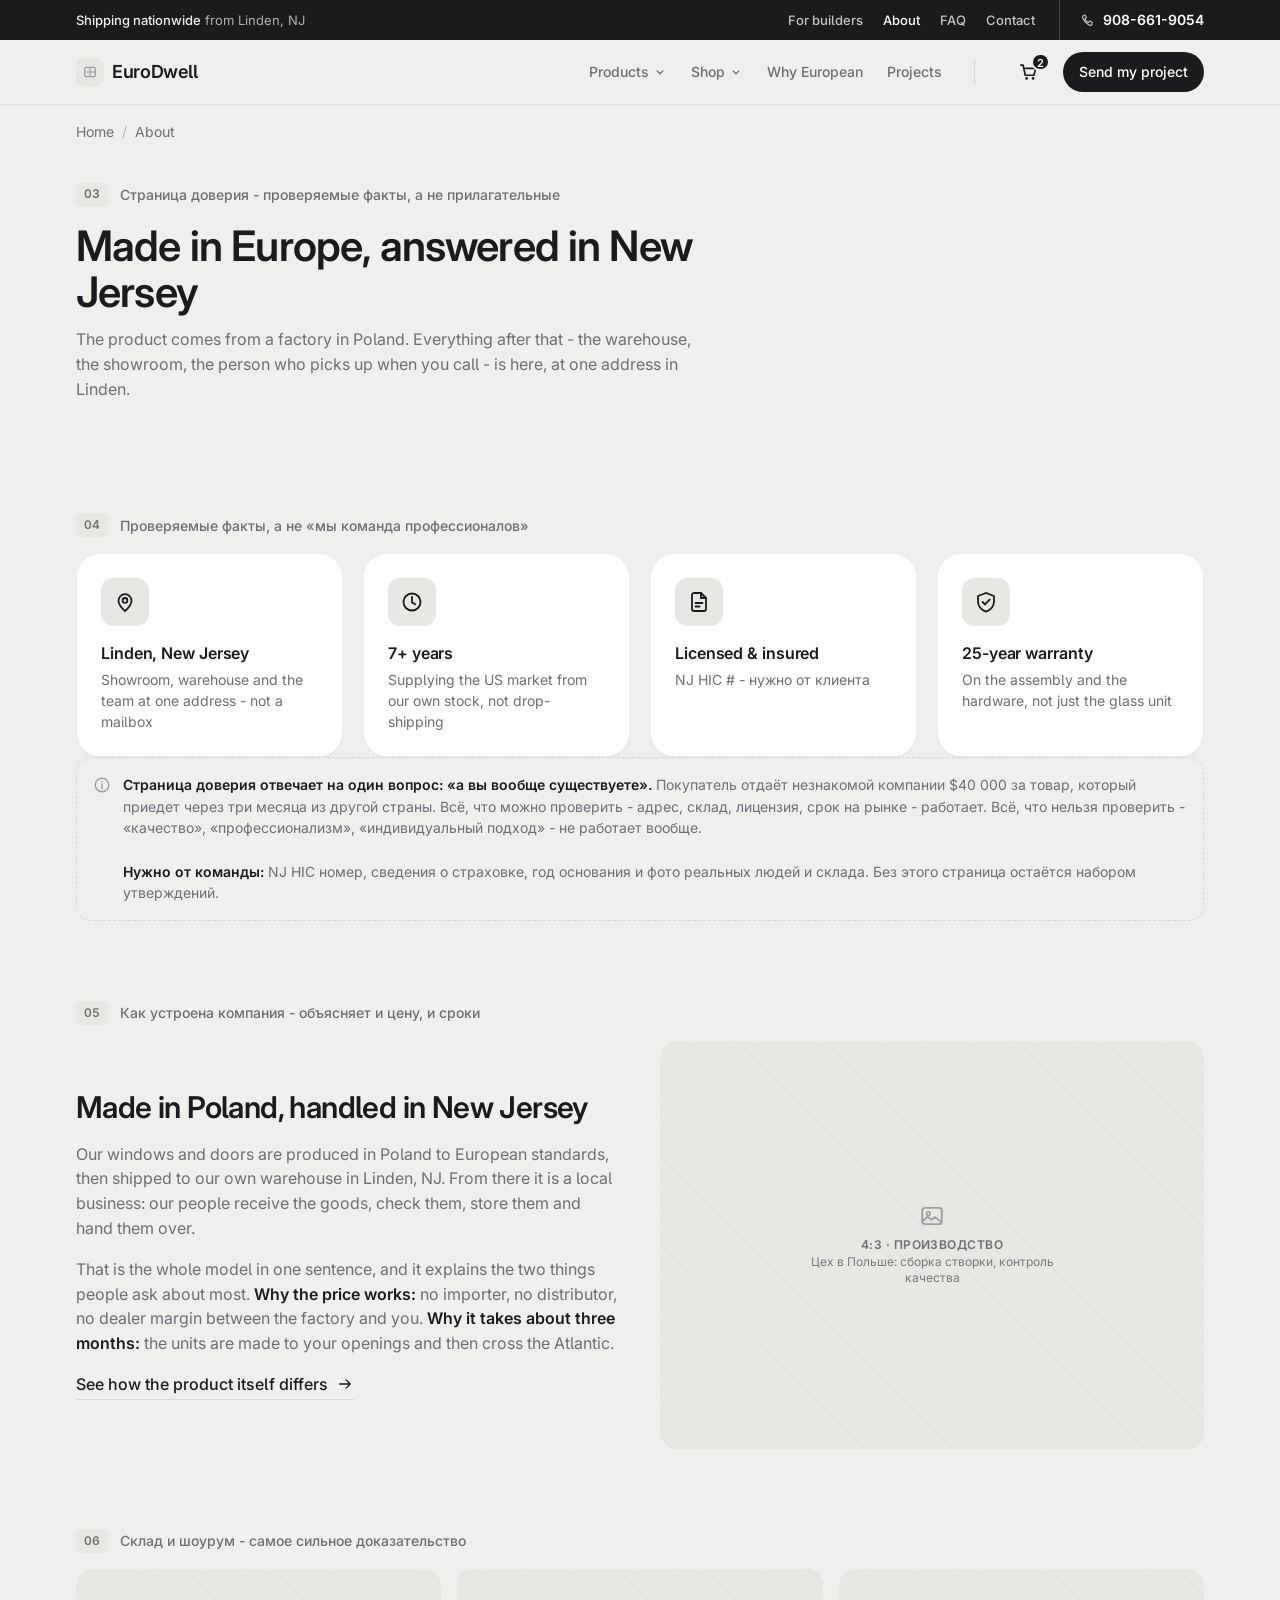
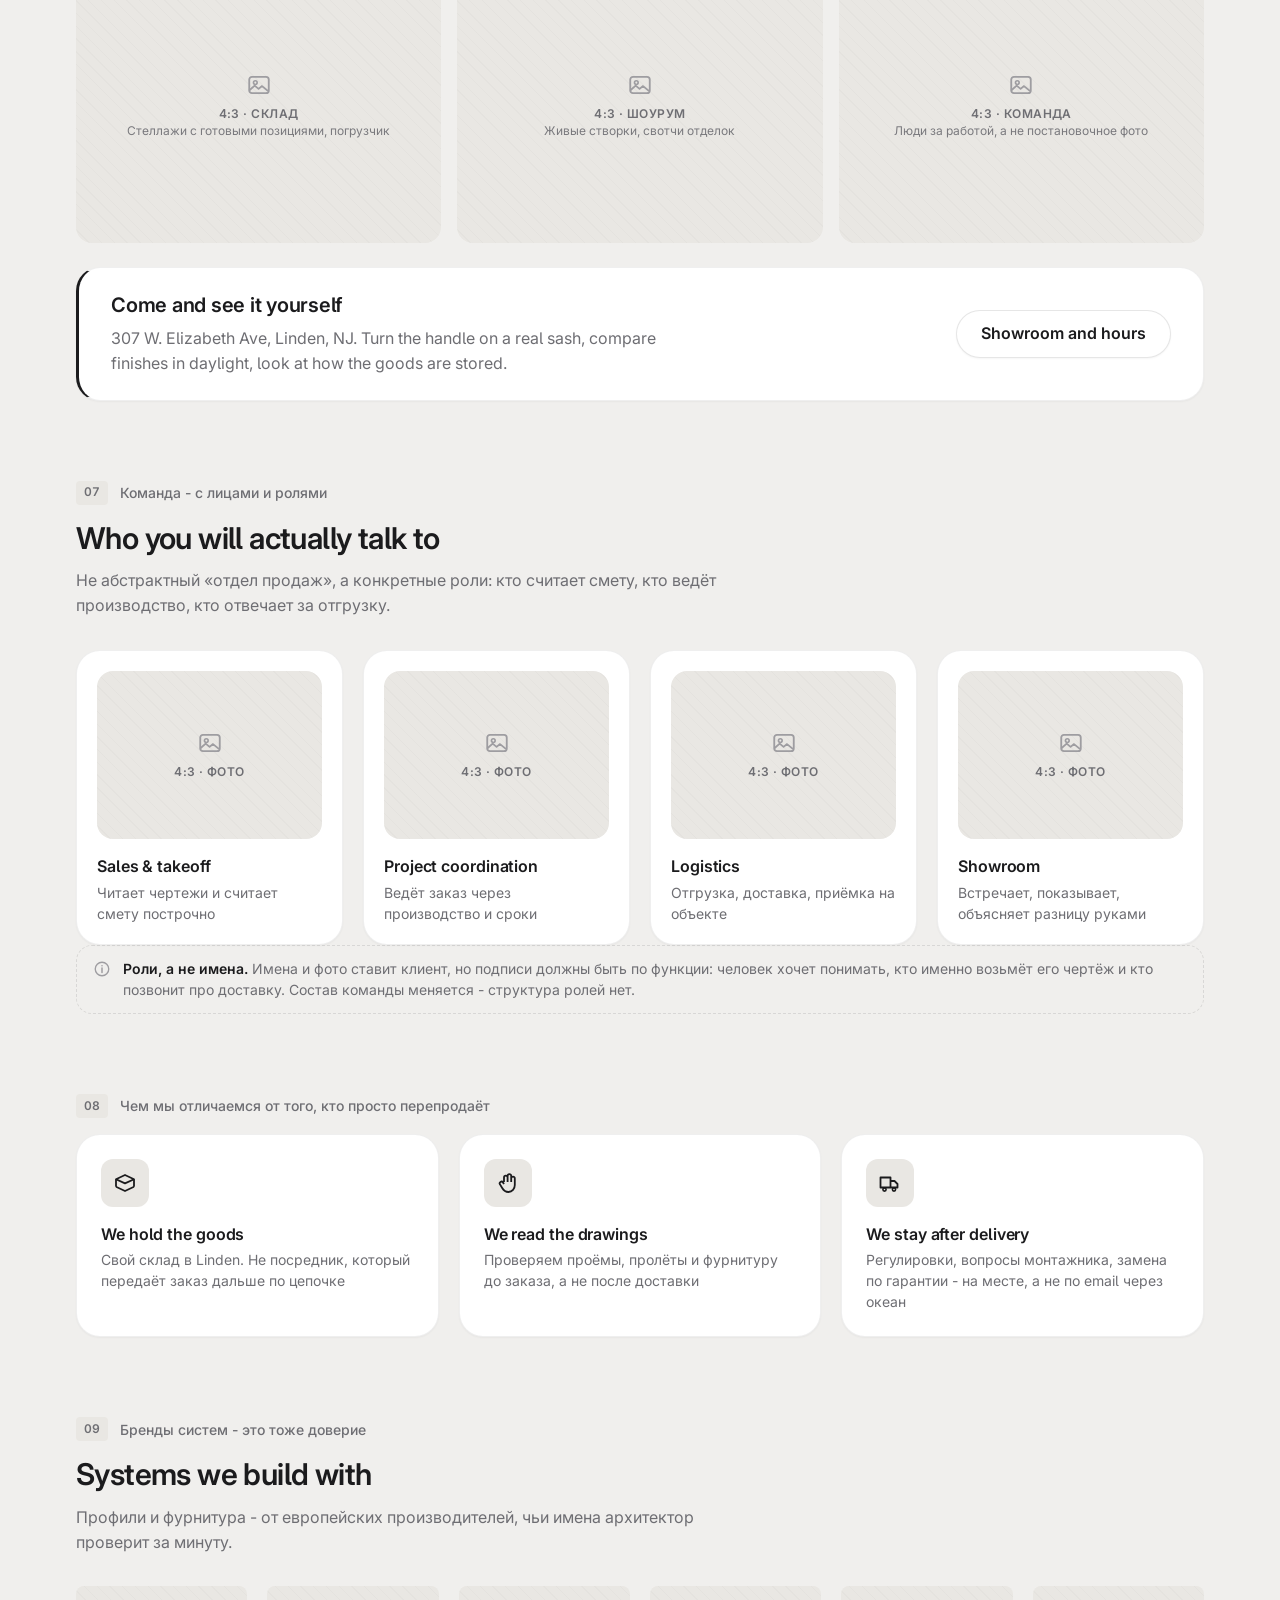
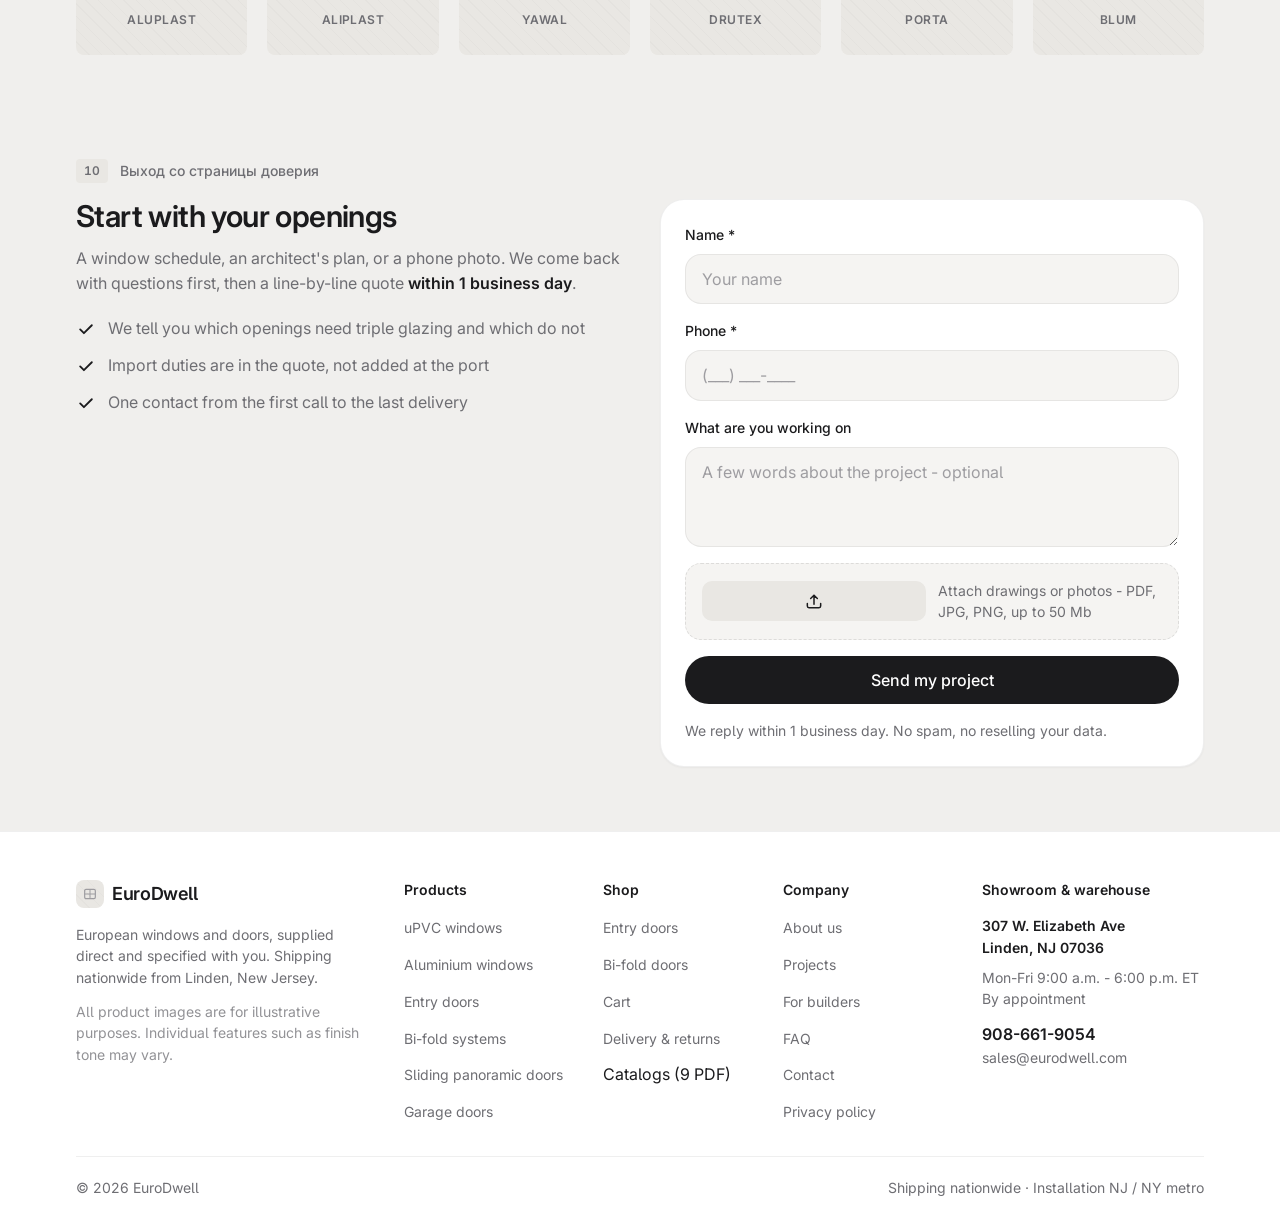
<file: about-wireframe.html>
<!DOCTYPE html>
<html lang="en-US">
<head>
<meta charset="utf-8">
<meta name="viewport" content="width=device-width,initial-scale=1">
<!-- Microsoft Clarity: записи сессий, карты кликов и скроллов, JS-ошибки.
     Один и тот же тег на всех страницах прототипа - иначе переходы между
     ними разваливаются на отдельные сессии.
     Проверка на file:// - чтобы локальные прогоны не попадали в статистику. -->
<script>
(function(c,l,a,r,i,t,y){
  if(l.location.protocol==='file:')return;
  c[a]=c[a]||function(){(c[a].q=c[a].q||[]).push(arguments)};
  t=l.createElement(r);t.async=1;t.src="https://www.clarity.ms/tag/"+i;
  y=l.getElementsByTagName(r)[0];y.parentNode.insertBefore(t,y);
})(window, document, "clarity", "script", "xu4af9zcva");
</script>
<meta name="color-scheme" content="light">
<title>About EuroDwell | European Windows and Doors in Linden, NJ</title>
<meta name="description" content="Windows and doors produced in Poland, warehoused and supported from Linden, New Jersey. Showroom, stock and the team at one address.">
<!-- Фавикон инлайном: прототип должен работать офлайн, без внешних файлов.
     Тот же знак, что в логотипе - рама окна с импостом. -->
<link rel="icon" href="data:image/svg+xml,%3Csvg xmlns='http://www.w3.org/2000/svg' viewBox='0 0 32 32'%3E%3Crect width='32' height='32' rx='7' fill='%231B1B1D'/%3E%3Cg stroke='%23ffffff' stroke-width='2' stroke-linecap='round' fill='none'%3E%3Crect x='8' y='8.5' width='16' height='15' rx='2'/%3E%3Cpath d='M16 8.5v15M8 16h16'/%3E%3C/g%3E%3C/svg%3E">
<link rel="preconnect" href="https://fonts.googleapis.com">
<link rel="preconnect" href="https://fonts.gstatic.com" crossorigin>
<link href="https://fonts.googleapis.com/css2?family=Inter:opsz,wght@14..32,400;14..32,500;14..32,600;14..32,700&display=swap" rel="stylesheet">
<style>
/* ═══════════════════════════════════════════════════════════════════
   EuroDwell - WIREFRAME главной
   Дисциплина Tran Mau Tri Tam: Inter 16/14, шаг 4px, радиусы 12-32,
   hairline-края. Но без цвета: акцент = более тёмный тон.
   Картинки - серые плейсхолдеры с иконкой и подписью формата.
   ═══════════════════════════════════════════════════════════════════ */

:root{
  /* Space - только кратное 4 */
  --s4:4px; --s8:8px; --s12:12px; --s16:16px; --s20:20px; --s24:24px;
  --s32:32px; --s40:40px; --s48:48px; --s64:64px; --s80:80px;

  /* Монохром. Иерархия = светлота, акцент = темнота */
  --canvas:#F0EFED;
  --surface:#FFFFFF;
  --fill:#E9E7E3;      /* плейсхолдеры, тональные панели */
  --fill2:#F5F4F2;     /* мягкая заливка */
  --ink:#1B1B1D;       /* акцент: primary-кнопка, важные цифры */
  --ink2:#6E6E73;      /* вторичный текст */
  --ink3:#9E9DA1;      /* подписи, иконки плейсхолдеров */
  --hair:rgba(27,27,29,.11);
  --hair2:rgba(27,27,29,.07);

  --r-chip:12px; --r-ctl:16px; --r-card:24px; --r-hero:32px; --r-pill:999px;
  --sh:0 1px 2px rgba(27,27,29,.04);
  --sh-lift:0 12px 28px rgba(27,27,29,.08), 0 2px 6px rgba(27,27,29,.04);

  --container:1176px;
  --header-h:64px;
  --dur:240ms; --ease:cubic-bezier(.22,1,.36,1);
}

*{box-sizing:border-box}
html{scroll-behavior:smooth;-webkit-text-size-adjust:100%}
body{
  margin:0;background:var(--canvas);color:var(--ink);
  font-family:"Inter",-apple-system,"Segoe UI",sans-serif;
  font-size:16px;font-weight:400;line-height:1.55;
  -webkit-font-smoothing:antialiased;font-feature-settings:"cv05"
}
img{max-width:100%;display:block}
a{color:inherit;text-decoration:none}
button{font:inherit}

h1,h2,h3,h4{margin:0;font-weight:600;letter-spacing:-.02em}
h1{font-size:clamp(30px,3.8vw,42px);line-height:1.1}
h2{font-size:clamp(24px,2.5vw,30px);line-height:1.18}
h3{font-size:20px;line-height:1.3;letter-spacing:-.012em}
h4{font-size:16px;line-height:1.4;letter-spacing:-.006em}
p{margin:0}

.t-sec{font-size:14px;line-height:1.5}
.t-m{color:var(--ink2)}
.t-m3{color:var(--ink3)}
.t-med{font-weight:500}.t-semi{font-weight:600}
.t-data{font-weight:700;font-size:clamp(28px,3vw,38px);line-height:1;
  letter-spacing:-.025em;font-variant-numeric:tabular-nums;white-space:nowrap}
.t-data--sm{font-size:22px}
.eyebrow{font-size:14px;font-weight:500;color:var(--ink2);margin:0}

:focus-visible{outline:2px solid var(--ink);outline-offset:3px;border-radius:var(--s8)}
::selection{background:var(--ink);color:#fff}

.wrap{max-width:var(--container);margin-inline:auto;padding-inline:var(--s24)}
.sec{padding-block:var(--s64)}
.sec--sm{padding-block:var(--s40)}
h1,h2,h3{scroll-margin-top:calc(var(--header-h) + var(--s24))}

.skiplink{position:absolute;left:-9999px;top:0;z-index:200;background:var(--ink);
  color:#fff;padding:var(--s12) var(--s20);border-radius:0 0 var(--r-chip) 0;font-weight:500}
.skiplink:focus{left:0}

/* ── Нумерация блоков: для правок на созвоне ── */
.bnum{
  display:inline-flex;align-items:center;justify-content:center;
  min-width:28px;height:24px;padding:0 var(--s8);border-radius:var(--s4);
  background:var(--fill);color:var(--ink2);
  font-size:12px;font-weight:600;font-variant-numeric:tabular-nums;
  letter-spacing:.02em;flex-shrink:0
}
.blabel{display:flex;align-items:center;gap:var(--s12);margin-bottom:var(--s16)}
.blabel .eyebrow{margin:0}

/* ── Аннотация для команды ── */
.note{
  display:flex;gap:var(--s12);align-items:flex-start;
  border:1px dashed var(--hair);border-radius:var(--r-ctl);
  padding:var(--s16);background:transparent;font-size:14px;color:var(--ink2)
}
.note b{color:var(--ink);font-weight:600}
.note svg{flex:0 0 18px;color:var(--ink3);margin-top:2px}
.note--tight{padding:var(--s12) var(--s16)}

/* ── Плейсхолдер изображения ── */
.ph{
  position:relative;background:var(--fill);border-radius:var(--r-ctl);
  display:grid;place-items:center;overflow:hidden;color:var(--ink3)
}
.ph::before{
  content:"";position:absolute;inset:0;opacity:.5;
  background-image:repeating-linear-gradient(45deg,
    rgba(27,27,29,.045) 0 1px, transparent 1px 9px)
}
.ph__in{position:relative;display:flex;flex-direction:column;align-items:center;
  gap:var(--s8);text-align:center;padding:var(--s16);max-width:320px}
.ph__t{font-size:12px;font-weight:600;letter-spacing:.04em;text-transform:uppercase;
  color:var(--ink2);line-height:1.4}
.ph--hero{aspect-ratio:4/3.2;border-radius:var(--r-hero)}
.ph--43{aspect-ratio:4/3}
.ph--169{aspect-ratio:16/10}
.ph--logo{aspect-ratio:5/2;border-radius:var(--s8)}

/* ── Buttons: акцент = тёмная заливка ── */
.btn{
  display:inline-flex;align-items:center;justify-content:center;gap:var(--s8);
  min-height:48px;padding:0 var(--s24);border:0;cursor:pointer;
  font-size:16px;font-weight:500;border-radius:var(--r-pill);white-space:nowrap;
  transition:transform var(--dur) var(--ease),background var(--dur) var(--ease),
             box-shadow var(--dur) var(--ease)
}
.btn:active{transform:scale(.97)}
.btn--primary{background:var(--ink);color:#fff}
.btn--primary:hover{background:#000}
.btn--white{background:var(--surface);color:var(--ink);font-weight:600;
  border:1px solid var(--hair);box-shadow:var(--sh)}
.btn--white:hover{background:var(--fill2)}
.btn--ghost{background:transparent;color:var(--ink);font-weight:500;
  border:1px solid var(--hair)}
.btn--ghost:hover{background:var(--fill2)}
.btn--soft{background:var(--fill);color:var(--ink);font-weight:500}
.btn--soft:hover{background:#DFDCD7}
.btn--sm{min-height:40px;padding:0 var(--s16);font-size:14px}
.btn--full{width:100%}

.alink{display:inline-flex;align-items:center;gap:var(--s8);font-weight:500;
  color:var(--ink);border-bottom:1px solid var(--hair);padding-bottom:2px;
  transition:gap var(--dur) var(--ease),border-color var(--dur) var(--ease)}
.alink:hover{gap:var(--s12);border-color:var(--ink)}

/* ── Cards / panels ── */
.card{background:var(--surface);border:1px solid var(--hair2);
  border-radius:var(--r-card);padding:var(--s24);box-shadow:var(--sh)}
.panel{background:var(--fill);border-radius:var(--r-card);padding:var(--s16)}
.panel--lg{padding:var(--s24)}

.chip{width:48px;height:48px;flex:0 0 48px;border-radius:var(--r-chip);
  background:var(--fill);color:var(--ink);display:grid;place-items:center}
.chip--sm{width:40px;height:40px;flex-basis:40px;border-radius:10px}
.chip--n{font-weight:600;font-size:16px}

.tag{display:inline-flex;align-items:center;gap:var(--s8);height:32px;padding:0 var(--s12);
  border-radius:var(--r-pill);background:var(--fill);color:var(--ink);
  font-size:14px;font-weight:500;white-space:nowrap}
.tag--dark{background:var(--ink);color:#fff}
.tag--onph{background:var(--surface);color:var(--ink);border:1px solid var(--hair)}

.g{display:grid}
.g2{grid-template-columns:repeat(2,minmax(0,1fr))}
.g3{grid-template-columns:repeat(3,minmax(0,1fr))}
.g4{grid-template-columns:repeat(4,minmax(0,1fr))}
.gap12{gap:var(--s12)}.gap16{gap:var(--s16)}.gap20{gap:var(--s20)}
.gap24{gap:var(--s24)}.gap40{gap:var(--s40)}

.shead{max-width:640px;margin-bottom:var(--s32)}
.shead h2{margin-bottom:var(--s12)}
.shead>p{color:var(--ink2)}

/* ── Header ── */
.hdr{position:sticky;top:0;z-index:60;background:rgba(240,239,237,.9);
  backdrop-filter:blur(14px);border-bottom:1px solid var(--hair2)}
.hdr__in{display:flex;align-items:center;gap:var(--s24);height:var(--header-h)}
.logo{display:flex;align-items:center;gap:var(--s8);font-size:18px;font-weight:600;
  letter-spacing:-.02em;flex-shrink:0}
.nav{display:flex;align-items:center;gap:var(--s24);margin-left:auto}
/* разделитель между навигацией и зоной действий */
.hdr__sep{width:1px;height:24px;background:var(--hair);flex-shrink:0;margin-inline:var(--s8)}

/* ── Мега-меню: группировка категорий (I5) ── */
.hdr__in{position:relative}
.nav__has{position:relative}
.nav__t{display:inline-flex;align-items:center;gap:var(--s4);min-height:40px;padding:0;
  background:none;border:0;cursor:pointer;font-size:14px;font-weight:500;color:var(--ink2);
  transition:color var(--dur) var(--ease)}
.nav__t:hover,.nav__t[aria-expanded="true"]{color:var(--ink)}
.nav__t svg{transition:transform var(--dur) var(--ease)}
.nav__t[aria-expanded="true"] svg{transform:rotate(180deg)}
.mm{
  position:absolute;left:0;right:0;top:100%;z-index:59;
  background:var(--surface);border-bottom:1px solid var(--hair);
  box-shadow:0 16px 32px rgba(27,27,29,.10)
}
.mm[hidden]{display:none}
.mm__in{display:grid;grid-template-columns:repeat(4,minmax(0,1fr));
  column-gap:var(--s32);row-gap:var(--s24);padding-block:var(--s32) var(--s24)}
.mm__in--sm{grid-template-columns:minmax(0,1fr) minmax(0,2fr)}
.mm__col{display:flex;flex-direction:column;gap:var(--s12);min-width:0}
.mm__h{font-size:12px;font-weight:600;letter-spacing:.08em;text-transform:uppercase;
  color:var(--ink3);margin:0 0 var(--s4)}
.mm__col a{font-size:15px;font-weight:500;color:var(--ink);display:flex;align-items:center;
  gap:var(--s8);min-height:28px}
.mm__col a:hover{color:var(--ink);text-decoration:underline;text-underline-offset:3px}
.mm__foot{grid-column:1/-1;display:flex;gap:var(--s32);flex-wrap:wrap;
  padding-top:var(--s20);border-top:1px solid var(--hair2)}
.mm__note{align-self:center;padding-left:var(--s24);border-left:1px solid var(--hair2)}

/* ── Корзина: перед CTA, с отбивкой ── */
.cart{position:relative;width:44px;height:44px;display:grid;place-items:center;
  border-radius:var(--r-chip);color:var(--ink);
  transition:background var(--dur) var(--ease)}
.cart:hover{background:var(--fill)}
.cart__n{position:absolute;top:3px;right:1px;min-width:18px;height:18px;padding:0 4px;
  border-radius:var(--r-pill);background:var(--ink);color:#fff;
  font-size:11px;font-weight:600;display:grid;place-items:center;
  border:2px solid var(--canvas)}

/* ── Группы категорий на главной ── */
.cgroup{margin-bottom:var(--s32)}
.cgroup:last-child{margin-bottom:0}
.cgroup__h{display:flex;align-items:baseline;gap:var(--s12);margin-bottom:var(--s16)}
.cgroup__h h3{font-size:16px;font-weight:600;margin:0}
.cgroup__h span{font-size:14px;color:var(--ink3)}
.cgroup__l{flex:1;height:1px;background:var(--hair2)}
.nav a{font-size:14px;font-weight:500;color:var(--ink2);display:inline-flex;
  align-items:center;gap:var(--s4);min-height:40px}
.nav a:hover,.nav a[aria-current]{color:var(--ink)}
.hdr__act{display:flex;align-items:center;gap:var(--s12);flex-shrink:0}
.tel{display:inline-flex;align-items:center;gap:var(--s8);min-height:44px;
  font-size:14px;font-weight:600;white-space:nowrap}
.tel .chip{width:36px;height:36px;flex-basis:36px;border-radius:10px}
.burger{display:none;width:44px;height:44px;align-items:center;justify-content:center;
  background:var(--surface);border:1px solid var(--hair);border-radius:var(--r-chip);cursor:pointer}
.geobar{background:var(--ink);color:rgba(255,255,255,.72);font-size:13px;padding:var(--s8) 0}
.geobar .wrap{display:flex;gap:var(--s24);justify-content:center;flex-wrap:wrap}
.geobar b{color:#fff;font-weight:500}

/* ── Верхняя тёмная строка: гео + вторичные страницы + телефон ── */
.topbar{background:var(--ink);color:rgba(255,255,255,.66);font-size:13px}
.topbar__in{display:flex;align-items:center;gap:var(--s24);min-height:40px}
.topbar__l{display:flex;align-items:center;gap:var(--s12);flex-shrink:0}
.topbar__l b{color:rgba(255,255,255,.94);font-weight:500}
.topbar__sep{width:1px;height:12px;background:rgba(255,255,255,.2);flex-shrink:0}
.topbar__nav{display:flex;align-items:center;gap:var(--s20);margin-left:auto}
.topbar__nav a{color:rgba(255,255,255,.74);font-weight:500;min-height:40px;
  display:inline-flex;align-items:center;transition:color var(--dur) var(--ease)}
.topbar__nav a:hover,.topbar__nav a[aria-current]{color:#fff}
.topbar__tel{display:inline-flex;align-items:center;gap:var(--s8);color:#fff;
  font-weight:600;font-size:14px;white-space:nowrap;flex-shrink:0;
  padding-left:var(--s20);border-left:1px solid rgba(255,255,255,.16);min-height:40px}
.topbar__tel svg{opacity:.7}

/* ── Hero ── */
.hero{padding-block:var(--s48) var(--s64)}
.hero__in{display:grid;grid-template-columns:minmax(0,1fr) minmax(0,1.02fr);
  gap:var(--s48);align-items:center}
.hero h1{margin-block:var(--s16)}
.hero__sub{font-size:16px;color:var(--ink2);max-width:46ch;margin-bottom:var(--s32)}
.hero__cta{display:flex;gap:var(--s12);flex-wrap:wrap;margin-bottom:var(--s32)}
.hero__media{position:relative}
.hero__float{position:absolute;right:-16px;bottom:-20px;background:var(--surface);
  border:1px solid var(--hair);border-radius:var(--r-card);padding:var(--s16);
  box-shadow:var(--sh-lift);display:flex;align-items:center;gap:var(--s12);max-width:256px}

.stats{display:grid;grid-template-columns:repeat(3,minmax(0,1fr));
  column-gap:var(--s24);row-gap:var(--s16)}
.stat{min-width:0}
.stat__v{display:block;margin-bottom:var(--s4)}
.stat__l{display:block;font-size:14px;color:var(--ink2);line-height:1.4}
.rate{display:inline-flex;align-items:center;gap:var(--s4)}
.rate svg{color:var(--ink)}

/* ── Списочные карточки ── */
.icard{display:flex;flex-direction:column;gap:var(--s16)}
.icard h4{margin-bottom:var(--s4)}
.icard .t-sec{color:var(--ink2)}

.split__c{display:block;transition:transform var(--dur) var(--ease),
  box-shadow var(--dur) var(--ease)}
.split__c:hover{transform:translateY(-3px);box-shadow:var(--sh-lift)}
.split__c .tag{margin-bottom:var(--s20)}
.split__c h3{margin-bottom:var(--s8)}
.split__c>p{color:var(--ink2);margin-bottom:var(--s20)}
/* пометка «ведёт на отдельную страницу» - только для вайрфрейма */
.pgtag{display:block;margin-top:var(--s12);font-size:12px;font-weight:500;
  letter-spacing:.02em;color:var(--ink3)}

/* ── Механизм: монохром, акцент = тёмное ── */
.mech{display:grid;grid-template-columns:repeat(2,minmax(0,1fr));gap:var(--s20)}
.mech__c{background:var(--surface);border:1px solid var(--hair2);border-radius:var(--r-card);
  padding:var(--s20);box-shadow:var(--sh);min-width:0;margin:0}
.mech__cap{display:flex;align-items:center;gap:var(--s8);margin-bottom:var(--s16)}
.mech__cap .dot{width:8px;height:8px;border-radius:50%;flex:0 0 8px;background:var(--ink3)}
.mech__c--eu .mech__cap .dot{background:var(--ink)}
.mech__cap span:last-child{font-size:14px;font-weight:500;color:var(--ink2)}
.mech__c--eu .mech__cap span:last-child{color:var(--ink);font-weight:600}
.mech__stage{background:var(--fill2);border:1px solid var(--hair2);
  border-radius:var(--r-ctl);padding:var(--s16);margin-bottom:var(--s16)}
.mech__svg{width:100%;height:auto;display:block}
.mech__lbl{font-family:"Inter",sans-serif;font-size:9px;font-weight:500;fill:#9E9DA1}
.mech__lbl--ink{fill:#1B1B1D;font-weight:600}
.mech__note{font-size:14px;color:var(--ink2);margin:0}
.mech__note b{color:var(--ink);font-weight:600}
.mech__ctl{display:flex;align-items:center;gap:var(--s16);margin-top:var(--s16);flex-wrap:wrap}
.mech__ctl--top{margin-top:0;margin-bottom:var(--s16)}

.air{opacity:0}
.mechbox.play .air{animation:leak 2.8s linear infinite}
.mechbox.play .a2{animation-delay:.55s}
.mechbox.play .a3{animation-delay:1.1s}
@keyframes leak{0%{opacity:0;transform:translateX(9px)}18%{opacity:1}72%{opacity:.85}
  100%{opacity:0;transform:translateX(-14px)}}
.sash,.gk,.cam__r,.pull{transform-box:fill-box}
.sash{transform-origin:center;transition:transform 820ms var(--ease)}
.gk{transform-origin:left center;transition:transform 820ms var(--ease)}
.cam__r{transform-origin:center;transition:transform 820ms var(--ease)}
.seal{opacity:0;transition:opacity 320ms var(--ease) 260ms}
.pull{opacity:1;transition:opacity 240ms var(--ease)}
.mechbox.clamped .sash{transform:translateX(-12px)}
.mechbox.clamped .gk{transform:scaleX(.44)}
.mechbox.clamped .cam__r{transform:rotate(90deg)}
.mechbox.clamped .seal{opacity:1}
.mechbox.clamped .pull{opacity:0}

/* ── Плитки категорий ── */
.tile{display:block;background:var(--surface);border:1px solid var(--hair2);
  border-radius:var(--r-card);padding:var(--s12) var(--s12) var(--s16);
  box-shadow:var(--sh);transition:transform var(--dur) var(--ease),
  box-shadow var(--dur) var(--ease)}
.tile:hover{transform:translateY(-3px);box-shadow:var(--sh-lift)}
.tile .ph{aspect-ratio:4/3}
.tile__badge{position:absolute;top:var(--s12);left:var(--s12);z-index:2}
.tile__b{display:flex;align-items:flex-start;gap:var(--s12);padding:var(--s16) var(--s8) 0}
.tile__t{min-width:0;flex:1}
.tile__t h4{margin-bottom:var(--s4);overflow:hidden;text-overflow:ellipsis;white-space:nowrap}
.tile__t .t-sec{display:block;color:var(--ink2);overflow:hidden;
  text-overflow:ellipsis;white-space:nowrap}
.tile__ar{flex:0 0 24px;color:var(--ink3);margin-top:var(--s4);
  transition:transform var(--dur) var(--ease),color var(--dur) var(--ease)}
.tile:hover .tile__ar{transform:translateX(4px);color:var(--ink)}

/* ── Steps ── */
.steps{display:flex;flex-direction:column;gap:var(--s12)}
.step{display:flex;gap:var(--s16);align-items:flex-start;background:var(--surface);
  border:1px solid var(--hair2);border-radius:var(--r-ctl);padding:var(--s20)}
.step__t{min-width:0;flex:1}
.step__t h4{margin-bottom:var(--s4)}
.step__t .t-sec{color:var(--ink2)}

/* ── Warranty ── */
.warr{display:grid;grid-template-columns:minmax(0,1fr) auto;gap:var(--s40);align-items:center}
.warr__n{display:flex;align-items:baseline;gap:var(--s12)}
.warr__n span{font-weight:700;font-size:clamp(64px,9vw,116px);line-height:.86;
  letter-spacing:-.05em;font-variant-numeric:tabular-nums;color:var(--ink)}
.warr__n small{font-size:16px;font-weight:500;color:var(--ink2)}

/* ── Cases ── */
.cs{background:var(--surface);border:1px solid var(--hair2);border-radius:var(--r-card);
  padding:var(--s12) var(--s12) var(--s20);box-shadow:var(--sh);
  display:flex;flex-direction:column;min-width:0}
.cs .ph{margin-bottom:var(--s16)}
.cs__b{padding-inline:var(--s8);display:flex;flex-direction:column;gap:var(--s8);
  flex:1;min-width:0}
.cs__meta{font-size:14px;font-weight:500;color:var(--ink2)}
.cs__facts{font-size:14px;color:var(--ink2);margin:0}
.cs__b .alink{margin-top:auto;padding-top:var(--s8);align-self:flex-start}

/* ── Logos ── */
.logos{display:grid;grid-template-columns:repeat(6,minmax(0,1fr));
  column-gap:var(--s20);row-gap:var(--s16)}

/* ── FAQ ── */
.faq{background:var(--surface);border:1px solid var(--hair2);border-radius:var(--r-card);
  box-shadow:var(--sh);overflow:hidden}
.faq__i + .faq__i{border-top:1px solid var(--hair2)}
.faq__q{width:100%;background:none;border:0;cursor:pointer;text-align:left;
  display:flex;align-items:center;gap:var(--s16);padding:var(--s20) var(--s24);
  min-height:64px;font-size:16px;font-weight:500;color:var(--ink)}
.faq__q>span:first-child{flex:1;min-width:0}
.faq__q .faq__ic{flex:0 0 32px;width:32px;height:32px;border-radius:10px;background:var(--fill);
  display:grid;place-items:center;color:var(--ink2);
  transition:transform var(--dur) var(--ease),background var(--dur) var(--ease),
             color var(--dur) var(--ease)}
.faq__i[open] .faq__ic{transform:rotate(180deg);background:var(--ink);color:#fff}
.faq__a{overflow:hidden;height:0;transition:height 320ms var(--ease)}
.faq__a>div{padding:0 var(--s24) var(--s24);color:var(--ink2);max-width:72ch}
.faq__a b{color:var(--ink);font-weight:600}

/* ── Форма ── */
.form{display:flex;flex-direction:column;gap:var(--s16)}
.frow{display:grid;grid-template-columns:repeat(2,minmax(0,1fr));gap:var(--s16)}
.field{display:flex;flex-direction:column;gap:var(--s8);min-width:0}
.field label{font-size:14px;font-weight:500}
.field label i{font-style:normal;color:var(--ink)}
.field input,.field textarea{
  width:100%;min-height:48px;padding:var(--s12) var(--s16);background:var(--fill2);
  border:1px solid var(--hair2);border-radius:var(--r-ctl);
  font:inherit;font-size:16px;color:var(--ink);
  transition:border-color var(--dur) var(--ease),background var(--dur) var(--ease),
             box-shadow var(--dur) var(--ease)}
.field textarea{min-height:100px;resize:vertical;line-height:1.5}
.field input::placeholder,.field textarea::placeholder{color:var(--ink3)}
.field input:focus,.field textarea:focus{outline:none;background:var(--surface);
  border-color:var(--ink);box-shadow:0 0 0 3px rgba(27,27,29,.10)}
.field .hint{font-size:14px;color:var(--ink2)}
.field .err{display:none;align-items:center;gap:var(--s8);font-size:14px;
  color:var(--ink);font-weight:500}
.field.bad input,.field.bad textarea{border-color:var(--ink);
  box-shadow:0 0 0 3px rgba(27,27,29,.08)}
.field.bad .err{display:flex}
.drop{display:flex;align-items:center;gap:var(--s12);min-height:64px;padding:var(--s16);
  background:var(--fill2);border:1px dashed var(--hair);border-radius:var(--r-ctl);
  cursor:pointer;font-size:14px;color:var(--ink2)}
.drop:hover{border-color:var(--ink);background:var(--surface)}
.drop input{display:none}
.drop span{min-width:0;flex:1}
.fnote{font-size:14px;color:var(--ink2);margin:0}
.falt{font-size:14px;color:var(--ink2);margin:0;padding-top:var(--s16);
  border-top:1px solid var(--hair2)}
.fdone{display:none;background:var(--surface);border:1px solid var(--hair);
  border-radius:var(--r-card);padding:var(--s32);box-shadow:var(--sh)}
.fdone h3{margin-bottom:var(--s12)}

.ticks{list-style:none;padding:0;margin:0;display:flex;flex-direction:column;gap:var(--s12)}
.ticks li{display:flex;gap:var(--s12);align-items:flex-start;font-size:16px;color:var(--ink2)}
.ticks li svg{flex:0 0 20px;color:var(--ink);margin-top:3px}

.blist{list-style:none;padding:0;margin:0;display:flex;flex-direction:column}
.blist li{display:flex;gap:var(--s12);align-items:flex-start;padding-block:var(--s16);
  font-size:16px;color:var(--ink2)}
.blist li + li{border-top:1px solid var(--hair2)}
.blist b{color:var(--ink);font-weight:600}

/* ── Footer ── */
.ftr{background:var(--surface);border-top:1px solid var(--hair2);
  padding-block:var(--s48) var(--s24)}
.ftr__g{display:grid;grid-template-columns:1.6fr .9fr .8fr .9fr 1.2fr;gap:var(--s32)}
.ftr h4{font-size:14px;font-weight:600;margin-bottom:var(--s16)}
.ftr ul{list-style:none;padding:0;margin:0;display:flex;flex-direction:column;gap:var(--s12)}
.ftr a,.ftr p{font-size:14px;color:var(--ink2)}
.ftr a:hover{color:var(--ink)}
.ftr__b{display:flex;justify-content:space-between;gap:var(--s24);flex-wrap:wrap;
  margin-top:var(--s32);padding-top:var(--s20);border-top:1px solid var(--hair2);
  font-size:14px;color:var(--ink2)}

/* ═══ Страница категории ═══ */
.crumbs{font-size:14px;color:var(--ink2);padding-block:var(--s16) 0}
.crumbs a:hover{color:var(--ink);text-decoration:underline;text-underline-offset:3px}
.crumbs span{opacity:.45;margin-inline:var(--s8)}

.chero{padding-block:var(--s32) var(--s48)}
.chero__in{display:grid;grid-template-columns:minmax(0,1fr) minmax(0,1.02fr);
  gap:var(--s48);align-items:center}
.chero h1{margin-block:var(--s16);font-size:clamp(28px,3.4vw,38px)}

/* таблицы сравнения */
/* overflow-x:auto прокручивает таблицу, но НЕ отсекает её min-content:
   640px «просачиваются» вверх по дереву, Chrome на мобильном решает, что страница
   не помещается, и расширяет layout viewport - вся вёрстка уезжает вправо.
   contain:inline-size делает ширину контейнера независимой от содержимого. */
.tscroll{overflow-x:auto;-webkit-overflow-scrolling:touch;max-width:100%;
  contain:inline-size}
.cmp{width:100%;border-collapse:collapse;font-size:15px;min-width:640px}
.cmp th,.cmp td{padding:var(--s16);text-align:left;vertical-align:top;
  border-bottom:1px solid var(--hair2)}
.cmp thead th{font-size:12px;letter-spacing:.08em;text-transform:uppercase;
  color:var(--ink3);font-weight:600;border-bottom:1px solid var(--ink)}
.cmp th:first-child{width:22%;font-weight:600;color:var(--ink);font-size:15px;
  letter-spacing:0;text-transform:none}
.cmp .col-eu{background:var(--fill2);border-left:3px solid var(--ink)}
.cmp thead .col-eu{color:var(--ink);font-weight:700}
.cmp tbody .col-eu{font-weight:500}
.cmp__span{background:var(--fill);font-size:14px;color:var(--ink2)}
/* nowrap нужен коротким пропускам вида «0.__ CFM», но длинная пометка
   с ним раздувает таблицу и вместе с ней всю страницу на мобильном */
.todo{color:var(--ink);font-weight:600;background:var(--fill);
  padding:2px var(--s8);border-radius:var(--s4);white-space:nowrap}
.todo--wrap{white-space:normal;display:inline-block}

/* спеки */
.specs{width:100%;border-collapse:collapse;font-size:15px}
.specs th,.specs td{padding:var(--s12) 0;text-align:left;vertical-align:top;
  border-bottom:1px solid var(--hair2)}
.specs th{font-weight:400;color:var(--ink2);width:46%}
.specs td{font-weight:600;font-variant-numeric:tabular-nums}

/* карточка с акцентом */
.card--mark{border-color:var(--ink);box-shadow:0 0 0 3px rgba(27,27,29,.06)}

/* формы окон */
.shapes{display:grid;grid-template-columns:repeat(6,minmax(0,1fr));gap:var(--s16)}
.shape{aspect-ratio:1;border:1px solid var(--hair2);border-radius:var(--r-ctl);
  background:var(--surface);display:flex;flex-direction:column;align-items:center;
  justify-content:center;gap:var(--s8);padding:var(--s16);box-shadow:var(--sh)}
.shape svg{width:100%;max-width:64px;height:auto;color:var(--ink2)}
.shape span{font-size:12px;font-weight:500;color:var(--ink3);text-align:center;line-height:1.3}

/* опции */
.opt{background:var(--surface);border:1px solid var(--hair2);border-radius:var(--r-card);
  overflow:hidden;box-shadow:var(--sh)}
.opt__h{padding:var(--s16) var(--s20);border-bottom:1px solid var(--hair2);
  background:var(--fill2);font-size:16px;font-weight:600}
.opt__b{padding:var(--s20);font-size:14px;color:var(--ink2)}
.sw{display:flex;gap:var(--s8);flex-wrap:wrap;margin-bottom:var(--s12)}
.sw i{width:32px;height:32px;border-radius:var(--s8);border:1px solid var(--hair);display:block}

/* таймлайн */
.tl{display:grid;grid-template-columns:repeat(4,minmax(0,1fr));gap:var(--s24)}
.tl__i{position:relative;padding-top:var(--s24);min-width:0}
.tl__i::before{content:"";position:absolute;top:5px;left:0;right:0;height:1px;background:var(--hair)}
.tl__i::after{content:"";position:absolute;top:1px;left:0;width:9px;height:9px;
  border-radius:50%;background:var(--ink)}
.tl__t{font-size:12px;font-weight:600;letter-spacing:.08em;text-transform:uppercase;
  color:var(--ink3);display:block;margin-bottom:var(--s8)}
.tl__i h4{margin-bottom:var(--s8)}
.tl__i p{font-size:14px;color:var(--ink2);margin:0}

/* мостик */
.bridge{display:flex;gap:var(--s32);align-items:center;justify-content:space-between;
  background:var(--surface);border:1px solid var(--hair2);border-left:3px solid var(--ink);
  border-radius:var(--r-card);padding:var(--s24) var(--s32);box-shadow:var(--sh);flex-wrap:wrap}

/* ═══════════════════════════════════════════════════════
   МАГАЗИН: листинг, фильтры, карточка товара, корзина
   ═══════════════════════════════════════════════════════ */

/* ── Полоска доверия магазина ── */
.tstrip{display:flex;gap:var(--s24);flex-wrap:wrap;background:var(--fill);
  border-radius:var(--r-ctl);padding:var(--s16) var(--s20);font-size:14px;color:var(--ink2)}
.tstrip span{display:inline-flex;align-items:center;gap:var(--s8)}
.tstrip b{color:var(--ink);font-weight:600}

/* ── Раскладка листинга ── */
.shop{display:grid;grid-template-columns:264px minmax(0,1fr);gap:var(--s32);align-items:start}
.fbar{display:flex;align-items:center;justify-content:space-between;gap:var(--s16);
  margin-bottom:var(--s20);flex-wrap:wrap}
.fbar__n{font-size:14px;color:var(--ink2)}
.fbar__n b{color:var(--ink);font-weight:600}
.fbar__r{display:flex;align-items:center;gap:var(--s12)}
.sel{height:40px;padding:0 var(--s12);border:1px solid var(--hair);border-radius:var(--r-chip);
  background:var(--surface);font:inherit;font-size:14px;color:var(--ink);cursor:pointer}
.mfilt{display:none}

/* применённые фильтры чипами */
.chips{display:flex;gap:var(--s8);flex-wrap:wrap;margin-bottom:var(--s16)}
.chip-f{display:inline-flex;align-items:center;gap:var(--s8);height:32px;padding:0 var(--s8) 0 var(--s12);
  border-radius:var(--r-pill);background:var(--ink);color:#fff;font-size:13px;font-weight:500}
.chip-f button{width:18px;height:18px;border:0;border-radius:50%;background:rgba(255,255,255,.22);
  color:#fff;cursor:pointer;display:grid;place-items:center;font-size:11px;line-height:1;padding:0}
.chips .alink{align-self:center;font-size:13px}

/* панель фильтров */
.filters{background:var(--surface);border:1px solid var(--hair2);border-radius:var(--r-card);
  box-shadow:var(--sh);overflow:hidden;position:sticky;top:calc(var(--header-h) + 16px)}
.fgrp{border-bottom:1px solid var(--hair2);padding:var(--s16) var(--s20)}
.fgrp:last-child{border-bottom:0}
.fgrp__h{display:flex;align-items:center;justify-content:space-between;gap:var(--s8);
  font-size:14px;font-weight:600;margin-bottom:var(--s12)}
.fopt{display:flex;align-items:center;gap:var(--s12);min-height:32px;font-size:14px;
  color:var(--ink2);cursor:pointer}
.fopt input{width:18px;height:18px;accent-color:var(--ink);flex-shrink:0;margin:0}
.fopt span{flex:1;min-width:0}
.fopt em{font-style:normal;color:var(--ink3);font-size:13px;font-variant-numeric:tabular-nums}
.fopt.off{opacity:.42;cursor:not-allowed}
.fsw{display:flex;gap:var(--s8);flex-wrap:wrap}
.fsw i{width:32px;height:32px;border-radius:var(--s8);border:1px solid var(--hair);
  display:block;cursor:pointer;transition:box-shadow var(--dur) var(--ease)}
.fsw i:hover{box-shadow:0 0 0 2px var(--ink)}
.fsize{display:flex;align-items:center;gap:var(--s8)}
.fsize input{width:100%;min-width:0;height:40px;padding:0 var(--s12);background:var(--fill2);
  border:1px solid var(--hair2);border-radius:var(--r-chip);font:inherit;font-size:14px}
.fsize span{color:var(--ink3);flex-shrink:0}
.fpre{display:flex;gap:var(--s8);flex-wrap:wrap;margin-top:var(--s8)}
.fpre button{height:28px;padding:0 var(--s12);border:1px solid var(--hair);border-radius:var(--r-pill);
  background:var(--surface);font:inherit;font-size:13px;color:var(--ink2);cursor:pointer}
.fpre button:hover{border-color:var(--ink);color:var(--ink)}
.fmore{width:100%;min-height:44px;background:var(--fill2);border:0;border-top:1px solid var(--hair2);
  font:inherit;font-size:14px;font-weight:500;color:var(--ink);cursor:pointer}

/* ── Плитка товара с ценой ── */
.pgrid{display:grid;grid-template-columns:repeat(3,minmax(0,1fr));gap:var(--s20)}
.pcard{background:var(--surface);border:1px solid var(--hair2);border-radius:var(--r-card);
  padding:var(--s12);box-shadow:var(--sh);display:flex;flex-direction:column;min-width:0;
  transition:transform var(--dur) var(--ease),box-shadow var(--dur) var(--ease)}
.pcard:hover{transform:translateY(-3px);box-shadow:var(--sh-lift)}
.pcard .ph{aspect-ratio:4/3;margin-bottom:var(--s16)}
.pcard__badge{position:absolute;top:var(--s12);left:var(--s12);z-index:2}
.pcard__b{padding:0 var(--s8) var(--s4);display:flex;flex-direction:column;gap:var(--s8);
  flex:1;min-width:0}
.pcard__eyebrow{font-size:12px;font-weight:600;letter-spacing:.08em;text-transform:uppercase;
  color:var(--ink3)}
.pcard__b h4{margin:0;overflow:hidden;text-overflow:ellipsis;white-space:nowrap}
.pcard__spec{font-size:13px;color:var(--ink2);margin:0;overflow:hidden;
  text-overflow:ellipsis;white-space:nowrap}
.pcard__sw{display:flex;gap:6px;align-items:center}
.pcard__sw i{width:18px;height:18px;border-radius:50%;border:1px solid var(--hair);display:block}
.pcard__sw em{font-style:normal;font-size:12px;color:var(--ink3);margin-left:2px}
.pcard__price{display:flex;align-items:baseline;gap:var(--s8);margin-top:var(--s4)}
.pcard__price b{font-size:22px;font-weight:700;letter-spacing:-.02em;font-variant-numeric:tabular-nums;
  white-space:nowrap}
/* «from» - служебное слово, не должно читаться как часть суммы */
.pcard__price b i{font-style:normal;font-size:13px;font-weight:500;color:var(--ink2);
  letter-spacing:0;margin-right:2px}
.pcard__price span{font-size:12px;color:var(--ink3)}
.pcard__lead{font-size:13px;color:var(--ink2);display:inline-flex;align-items:center;gap:6px}
.pcard__lead i{width:6px;height:6px;border-radius:50%;background:var(--ink);display:block;flex-shrink:0}
.pcard__lead.slow i{background:var(--ink3)}
.pcard .btn{margin-top:var(--s12)}

/* ── Карточка товара (PDP) ── */
.pdp{display:grid;grid-template-columns:minmax(0,1.05fr) minmax(0,.95fr);gap:var(--s40);
  align-items:start}
.gal__main{margin-bottom:var(--s12)}
.gal__main .ph{aspect-ratio:4/3;border-radius:var(--r-card)}
.gal__thumbs{display:grid;grid-template-columns:repeat(4,minmax(0,1fr));gap:var(--s12)}
.gal__thumbs .ph{aspect-ratio:1;border-radius:var(--r-chip);cursor:pointer}
.gal__thumbs .ph.on{outline:2px solid var(--ink);outline-offset:2px}

.pdp__side{position:sticky;top:calc(var(--header-h) + 16px);min-width:0}
/* две вторичные кнопки: nowrap внутри .btn не даёт колонке сжаться,
   поэтому на узких экранах они переходят в столбик */
.pdp__acts{display:grid;grid-template-columns:1fr 1fr;gap:var(--s12);margin-top:var(--s12)}
.pdp__acts .btn{min-width:0}
.pdp__eyebrow{font-size:12px;font-weight:600;letter-spacing:.08em;text-transform:uppercase;
  color:var(--ink3);margin-bottom:var(--s8)}
.pdp__rate{display:inline-flex;align-items:center;gap:var(--s8);font-size:14px;color:var(--ink2);
  margin-block:var(--s12)}
.pdp__price{display:flex;align-items:baseline;gap:var(--s12);margin-block:var(--s16) var(--s4)}
.pdp__price b{font-size:34px;font-weight:700;letter-spacing:-.025em;font-variant-numeric:tabular-nums}
.pdp__pnote{font-size:13px;color:var(--ink2);margin:0 0 var(--s20)}

/* конфигуратор */
.cfg{background:var(--surface);border:1px solid var(--hair2);border-radius:var(--r-card);
  box-shadow:var(--sh);overflow:hidden;margin-bottom:var(--s20)}
.cfg__g{padding:var(--s16) var(--s20);border-bottom:1px solid var(--hair2)}
.cfg__h{display:flex;align-items:center;gap:var(--s8);font-size:14px;font-weight:600;
  margin-bottom:var(--s12)}
.cfg__h b{width:20px;height:20px;border-radius:50%;background:var(--fill);color:var(--ink2);
  font-size:11px;font-weight:600;display:grid;place-items:center;flex-shrink:0}
.cfg__hint{font-size:13px;color:var(--ink3);margin:var(--s8) 0 0;display:flex;gap:6px}
.seg{display:flex;gap:var(--s8);flex-wrap:wrap}
.seg button{min-height:40px;padding:0 var(--s16);border:1px solid var(--hair);
  border-radius:var(--r-chip);background:var(--surface);font:inherit;font-size:14px;
  font-weight:500;color:var(--ink2);cursor:pointer;display:inline-flex;align-items:center;gap:var(--s8);
  transition:border-color var(--dur) var(--ease),color var(--dur) var(--ease),background var(--dur) var(--ease)}
.seg button:hover{border-color:var(--ink3)}
.seg button[aria-pressed="true"]{background:var(--ink);border-color:var(--ink);color:#fff}
.seg button i{font-style:normal;font-size:12px;opacity:.7;font-variant-numeric:tabular-nums}
.cfg__sw{display:flex;gap:var(--s8);flex-wrap:wrap;align-items:center}
.cfg__sw button{width:36px;height:36px;border-radius:var(--s8);border:1px solid var(--hair);
  cursor:pointer;padding:0}
.cfg__sw button[aria-pressed="true"]{outline:2px solid var(--ink);outline-offset:2px}
.cfg__sw .more{width:auto;padding:0 var(--s12);height:36px;background:var(--fill2);
  font:inherit;font-size:13px;color:var(--ink2)}
.cfg__adv{width:100%;min-height:44px;background:var(--fill2);border:0;font:inherit;font-size:14px;
  font-weight:500;color:var(--ink);cursor:pointer;text-align:left;padding-inline:var(--s20)}
.cfg__sum{padding:var(--s16) var(--s20);background:var(--fill2)}
.cfg__row{display:flex;justify-content:space-between;gap:var(--s12);font-size:14px;
  color:var(--ink2);padding-block:4px}
.cfg__row b{color:var(--ink);font-weight:500;font-variant-numeric:tabular-nums}
.cfg__row--tot{border-top:1px solid var(--hair);margin-top:var(--s8);padding-top:var(--s12);
  font-size:16px;color:var(--ink)}
.cfg__row--tot b{font-weight:700;font-size:20px}

.plist{list-style:none;padding:0;margin:var(--s20) 0 0;display:flex;flex-direction:column;gap:var(--s12)}
.plist li{display:flex;gap:var(--s12);align-items:flex-start;font-size:14px;color:var(--ink2)}
.plist li svg{flex:0 0 18px;color:var(--ink);margin-top:2px}

/* что входит / не входит */
.incl{display:grid;grid-template-columns:repeat(2,minmax(0,1fr));gap:var(--s32)}
.incl ul{list-style:none;padding:0;margin:0;display:flex;flex-direction:column;gap:var(--s12)}
.incl li{display:flex;gap:var(--s12);font-size:15px;color:var(--ink2)}
.incl li svg{flex:0 0 18px;margin-top:3px}
.incl--no li svg{color:var(--ink3)}
.incl--no li{color:var(--ink3)}

/* sticky bar товара */
.pbar{position:fixed;left:0;right:0;bottom:0;z-index:69;display:none;
  background:rgba(255,255,255,.96);backdrop-filter:blur(14px);border-top:1px solid var(--hair);
  padding:var(--s12) 0}
.pbar.on{display:block}
.pbar__in{display:flex;align-items:center;gap:var(--s16)}
.pbar .ph{width:44px;height:44px;flex:0 0 44px;border-radius:var(--s8)}
.pbar__t{min-width:0;flex:1}
.pbar__t b{display:block;font-size:15px;font-weight:600;overflow:hidden;
  text-overflow:ellipsis;white-space:nowrap}
.pbar__t span{font-size:13px;color:var(--ink2)}
.pbar__p{font-size:20px;font-weight:700;font-variant-numeric:tabular-nums;flex-shrink:0}

/* ── Корзина ── */
.steps-h{display:flex;align-items:center;gap:var(--s12);flex-wrap:wrap;margin-bottom:var(--s32)}
.steps-h span{display:inline-flex;align-items:center;gap:var(--s8);font-size:14px;color:var(--ink3)}
.steps-h span b{width:24px;height:24px;border-radius:50%;background:var(--fill);color:var(--ink2);
  font-size:12px;font-weight:600;display:grid;place-items:center}
.steps-h span.on{color:var(--ink);font-weight:600}
.steps-h span.on b{background:var(--ink);color:#fff}
.steps-h i{width:24px;height:1px;background:var(--hair);flex-shrink:0}

.cartl{display:grid;grid-template-columns:minmax(0,1fr) 360px;gap:var(--s32);align-items:start}
.citem{display:grid;grid-template-columns:96px minmax(0,1fr) auto;gap:var(--s16);
  padding:var(--s20) 0;border-bottom:1px solid var(--hair2)}
.citem .ph{aspect-ratio:1;border-radius:var(--r-chip)}
.citem__t{min-width:0}
.citem__t h4{margin-bottom:var(--s8)}
.citem__cfg{display:flex;flex-wrap:wrap;gap:var(--s8);margin-bottom:var(--s12)}
.citem__cfg span{font-size:12px;padding:3px var(--s8);border-radius:var(--s4);background:var(--fill);
  color:var(--ink2)}
.citem__act{display:flex;gap:var(--s16);font-size:13px}
.citem__r{text-align:right;display:flex;flex-direction:column;gap:var(--s12);align-items:flex-end}
.citem__p{font-size:18px;font-weight:700;font-variant-numeric:tabular-nums;white-space:nowrap}
.qty{display:inline-flex;align-items:center;border:1px solid var(--hair);border-radius:var(--r-chip);
  overflow:hidden}
.qty button{width:34px;height:36px;border:0;background:var(--surface);font:inherit;font-size:16px;
  color:var(--ink);cursor:pointer}
.qty button:hover{background:var(--fill)}
.qty span{width:36px;text-align:center;font-size:14px;font-weight:600;font-variant-numeric:tabular-nums}

.sumbox{background:var(--surface);border:1px solid var(--hair2);border-radius:var(--r-card);
  box-shadow:var(--sh);padding:var(--s24);position:sticky;top:calc(var(--header-h) + 16px)}
.sumbox__row{display:flex;justify-content:space-between;gap:var(--s12);font-size:15px;
  color:var(--ink2);padding-block:var(--s8)}
.sumbox__row b{color:var(--ink);font-weight:500;font-variant-numeric:tabular-nums}
.sumbox__tot{border-top:1px solid var(--hair);margin-top:var(--s12);padding-top:var(--s16);
  display:flex;justify-content:space-between;align-items:baseline;gap:var(--s12)}
.sumbox__tot b{font-size:26px;font-weight:700;font-variant-numeric:tabular-nums}
.radio{display:flex;gap:var(--s12);align-items:flex-start;padding:var(--s12);
  border:1px solid var(--hair);border-radius:var(--r-chip);cursor:pointer;font-size:14px}
.radio:has(input:checked){border-color:var(--ink);background:var(--fill2)}
.radio input{width:18px;height:18px;accent-color:var(--ink);margin:2px 0 0;flex-shrink:0}
.radio div{min-width:0;flex:1}
.radio>div>b{display:block;font-weight:600;color:var(--ink);margin-bottom:2px}
/* жирное внутри описания остаётся в строке, а не превращается в блок */
.radio span b{display:inline;font-weight:600;color:var(--ink)}
.radio span{color:var(--ink2)}
/* широкий вариант: цена справа в той же строке, что название */
.radio--wide{padding:var(--s16)}
.radio--wide>div>b{display:flex;align-items:center;justify-content:space-between;gap:var(--s12)}
.radio__p{font-weight:500;color:var(--ink2);font-size:13px;white-space:nowrap}
.pms{display:inline-flex;gap:var(--s4);flex-shrink:0}
.pmi{display:inline-flex;align-items:center;height:20px;padding:0 var(--s4);
  border:1px solid var(--hair);border-radius:4px;background:var(--surface);
  font-size:10px;font-weight:700;letter-spacing:.04em;color:var(--ink2)}
.radio code{font-size:12px;background:var(--fill);padding:1px 4px;border-radius:4px}

/* пройденный шаг чекаута */
.steps-h span.done{color:var(--ink2)}
.steps-h span.done b{background:var(--ink2);color:#fff}

/* три поля в ряд: город / штат / ZIP */
.frow3{display:grid;grid-template-columns:1.5fr .8fr 1fr;gap:var(--s16)}
.frow3 .sel{height:48px}

/* разбивка «сегодня / при отгрузке» - 50/50 арифметикой, а не сноской */
.split{margin-top:var(--s20);border-top:1px solid var(--hair);padding-top:var(--s16);
  display:flex;flex-direction:column;gap:var(--s12)}
.split__r{display:flex;justify-content:space-between;align-items:flex-start;gap:var(--s12);font-size:15px}
.split__r>span{display:flex;flex-direction:column}
.split__r b{color:var(--ink);font-weight:600;font-variant-numeric:tabular-nums;white-space:nowrap}
.split__r em{font-style:normal;font-size:12px;color:var(--ink3);line-height:1.35}
.split__r:first-child>b{font-size:20px}

/* ── Projects ── */
.pfilt{display:flex;gap:var(--s8);flex-wrap:wrap;margin-bottom:var(--s24)}
.pfilt button{min-height:40px;padding:0 var(--s16);border:1px solid var(--hair);
  border-radius:var(--r-pill);background:var(--surface);font:inherit;font-size:14px;
  font-weight:500;color:var(--ink2);cursor:pointer}
.pfilt button[aria-pressed="true"]{background:var(--ink);border-color:var(--ink);color:#fff}
.pfilt--links a{display:inline-flex;align-items:center;min-height:40px;padding:0 var(--s16);
  border:1px solid var(--hair);border-radius:var(--r-pill);background:var(--surface);
  font-size:14px;font-weight:500;color:var(--ink);text-decoration:none}
.pfilt--links a:hover{background:var(--fill2)}

/* бейдж «до/после» поверх плейсхолдера кейса */
.cs__ba{position:absolute;top:var(--s12);left:var(--s12);z-index:2}

/* призрачная кнопка на тёмной подложке */
.btn--onmark{background:transparent;color:#fff;border:1px solid rgba(255,255,255,.34);font-weight:600}
.btn--onmark:hover{background:rgba(255,255,255,.12)}

/* ═══ Страница одного проекта ═══ */

/* панель фактов: читается вместо текста */
.pfacts{display:grid;grid-template-columns:1fr 1fr;gap:1px;background:var(--hair);
  border:1px solid var(--hair);border-radius:var(--r-card);overflow:hidden}
.pfacts__i{background:var(--surface);padding:var(--s20);display:flex;flex-direction:column;gap:var(--s4)}
.pfacts__i span:last-child{font-size:13px;color:var(--ink2);line-height:1.4}

/* до / после */
.ba{position:relative}
.ba__ctl{position:absolute;left:50%;bottom:var(--s20);transform:translateX(-50%);
  display:flex;align-items:center;gap:var(--s12);padding:var(--s8) var(--s16);
  background:var(--surface);border:1px solid var(--hair);border-radius:var(--r-pill);
  box-shadow:var(--sh-lift);font-size:13px;font-weight:500}
.ba__ctl i{width:44px;height:4px;border-radius:2px;background:var(--fill);position:relative}
.ba__ctl i::after{content:"";position:absolute;left:50%;top:50%;transform:translate(-50%,-50%);
  width:16px;height:16px;border-radius:50%;background:var(--ink)}

/* перечёркнутый список «было» */
.ticks--no li{color:var(--ink2)}
.ticks--no svg{color:var(--ink3)}

/* отзыв владельца */
.quote{margin:0;background:var(--surface);border:1px solid var(--hair2);
  border-left:3px solid var(--ink);border-radius:var(--r-card);
  padding:var(--s32);box-shadow:var(--sh);max-width:820px}
.quote blockquote{margin:0 0 var(--s24);font-size:20px;line-height:1.5;letter-spacing:-.012em}
.quote figcaption{display:flex;align-items:center;gap:var(--s16);font-size:14px;color:var(--ink2)}
.quote figcaption b{color:var(--ink)}

/* ── Легенда статусов наличия: два состояния = два разных обещания ── */
.legend{display:flex;flex-wrap:wrap;gap:var(--s8) var(--s24);margin-bottom:var(--s20);
  font-size:13px;color:var(--ink2)}
.legend>span{display:inline-flex;align-items:center;gap:var(--s8)}
.legend .tag{height:26px;font-size:12px;padding:0 var(--s8)}

/* ═══ Мобильное меню ═══
   Панель справа на всю высоту. Группы раскрываются аккордеоном, потому что
   9 категорий одним списком не помещаются в экран без прокрутки вслепую. */
.mnav{position:fixed;inset:0;z-index:100;overflow:hidden}
.mnav[hidden]{display:none}
.mnav__scrim{position:absolute;inset:0;background:rgba(27,27,29,.42);
  backdrop-filter:blur(2px);animation:mnavFade var(--dur) var(--ease)}
.mnav__panel{
  position:absolute;top:0;right:0;bottom:0;width:min(400px,100%);
  background:var(--surface);display:flex;flex-direction:column;
  box-shadow:-16px 0 40px rgba(27,27,29,.14);
  animation:mnavIn 260ms var(--ease)
}
@keyframes mnavFade{from{opacity:0}to{opacity:1}}
@keyframes mnavIn{from{transform:translateX(24px);opacity:.4}to{transform:none;opacity:1}}

.mnav__top{display:flex;align-items:center;justify-content:space-between;
  gap:var(--s16);padding:var(--s12) var(--s16);border-bottom:1px solid var(--hair2);
  min-height:60px;flex-shrink:0}
.mnav__top .logo{min-height:44px}
.mnav__x{width:44px;height:44px;border:0;background:var(--fill2);border-radius:50%;
  color:var(--ink);display:grid;place-items:center;cursor:pointer;flex-shrink:0}
.mnav__x:hover{background:var(--fill)}

.mnav__body{flex:1;overflow-y:auto;-webkit-overflow-scrolling:touch;
  padding:var(--s8) var(--s16) var(--s24)}

/* пункт верхнего уровня: 56px - палец попадает не глядя */
.mnav__l,.mnav__t{
  display:flex;align-items:center;justify-content:space-between;gap:var(--s12);
  width:100%;min-height:56px;padding:0;border:0;background:none;
  font:inherit;font-size:18px;font-weight:600;color:var(--ink);
  letter-spacing:-.012em;text-align:left;cursor:pointer;
  border-bottom:1px solid var(--hair2)
}
.mnav__l--sec{font-size:16px;font-weight:500;color:var(--ink2);min-height:48px}
.mnav__l[aria-current]{color:var(--ink)}
.mnav__l[aria-current]::after{content:"";width:6px;height:6px;border-radius:50%;
  background:var(--ink);flex-shrink:0}
.mnav__c{color:var(--ink2);transition:transform var(--dur) var(--ease);flex-shrink:0}
.mnav__grp.open .mnav__c{transform:rotate(180deg)}

/* раскрывающаяся часть: высота считается в JS, чтобы анимация была плавной */
.mnav__p{overflow:hidden;height:0;transition:height 300ms var(--ease)}
.mnav__p>div{padding:var(--s8) 0 var(--s16)}
.mnav__p a{display:flex;align-items:center;gap:var(--s8);min-height:48px;
  font-size:16px;color:var(--ink);padding-left:var(--s12)}
.mnav__p a:active{background:var(--fill2)}
.mnav__h{font-size:12px;font-weight:600;letter-spacing:.06em;text-transform:uppercase;
  color:var(--ink3);margin:var(--s12) 0 var(--s4);padding-left:var(--s12)}
.mnav__h:first-child{margin-top:var(--s4)}
.mnav__n{display:inline-flex;align-items:center;justify-content:center;
  min-width:20px;height:20px;padding:0 6px;border-radius:var(--r-pill);
  background:var(--ink);color:#fff;font-size:11px;font-weight:700}
.mnav__cat{display:flex;align-items:center;gap:var(--s8);width:100%;min-height:48px;
  margin-top:var(--s8);padding:0 var(--s12);border:1px solid var(--hair);
  border-radius:var(--r-chip);background:var(--fill2);
  font:inherit;font-size:14px;font-weight:500;color:var(--ink);cursor:pointer;text-align:left}

.mnav__sep{height:1px;background:var(--hair);margin:var(--s16) 0}
.mnav__geo{margin-top:var(--s24);padding-top:var(--s16);border-top:1px solid var(--hair2);
  font-size:13px;line-height:1.5;color:var(--ink2)}
.mnav__geo b{color:var(--ink);font-weight:600}

.mnav__foot{flex-shrink:0;display:flex;flex-direction:column;gap:var(--s8);
  padding:var(--s16) var(--s16) calc(var(--s16) + env(safe-area-inset-bottom));
  border-top:1px solid var(--hair2);background:var(--surface)}

/* ── Модалка: каталог по email ── */
.modal{position:fixed;inset:0;z-index:90;display:grid;place-items:center;padding:var(--s20)}
/* display:grid перебивает [hidden], поэтому скрытие объявляем явно */
.modal[hidden]{display:none}
.modal__scrim{position:absolute;inset:0;background:rgba(27,27,29,.42);
  backdrop-filter:blur(3px);border:0;cursor:pointer}
.modal__box{position:relative;width:100%;max-width:440px;background:var(--surface);
  border-radius:var(--r-card);padding:var(--s32);box-shadow:var(--sh-lift);
  max-height:calc(100vh - 40px);overflow:auto}
.modal__x{position:absolute;top:var(--s16);right:var(--s16);width:36px;height:36px;
  border:0;border-radius:50%;background:var(--fill2);color:var(--ink2);cursor:pointer;
  display:grid;place-items:center}
.modal__x:hover{background:var(--fill);color:var(--ink)}
.modal .chip{margin-bottom:var(--s16)}
/* кнопка, притворяющаяся ссылкой в футере */
.ftr__btn{background:none;border:0;padding:0;font:inherit;color:inherit;cursor:pointer;
  text-align:left}
.ftr__btn:hover{color:var(--ink)}
/* кнопка в роли ссылки: у button есть своя рамка по умолчанию, её надо снять,
   иначе остаётся только нижняя граница от .alink */
button.alink{background:none;cursor:pointer;border:0;border-bottom:1px solid var(--hair);
  padding:0 0 2px;font:inherit;color:var(--ink)}
button.alink:hover{border-color:var(--ink)}

.msticky{position:fixed;left:0;right:0;bottom:0;z-index:70;display:none;gap:var(--s8);
  padding:var(--s12) var(--s16) calc(var(--s12) + env(safe-area-inset-bottom));
  background:rgba(255,255,255,.94);backdrop-filter:blur(14px);
  border-top:1px solid var(--hair)}
.msticky .btn{flex:1;min-width:0}

/* ── Reveal выключен: вайрфрейм смотрят статикой ── */
@media (prefers-reduced-motion:reduce){
  *,*::before,*::after{animation-duration:.01ms!important;transition-duration:.01ms!important}
  html{scroll-behavior:auto}
}

/* ── Responsive ── */
@media (max-width:1180px){
  .shop{grid-template-columns:1fr}
  .filters{display:none}
  .mfilt{display:inline-flex}
  .pgrid{grid-template-columns:repeat(2,minmax(0,1fr))}
  .cartl{grid-template-columns:1fr}
  .sumbox{position:static}
}
@media (max-width:1080px){
  .nav{display:none}
  .mm{display:none}
  .topbar__nav{display:none}
  .pdp{grid-template-columns:1fr;gap:var(--s24)}
  .pdp__side{position:static}
  .incl{grid-template-columns:1fr;gap:var(--s20)}
  .burger{display:flex}
  /* .nav скрыт, и его margin-left:auto перестал работать - переносим на зону действий,
     иначе бургер уезжает к центру экрана */
  .hdr__act{margin-left:auto}
  .hdr__sep{display:none}
  .hero__in,.chero__in{grid-template-columns:1fr;gap:var(--s32)}
  .g4{grid-template-columns:repeat(2,minmax(0,1fr))}
  .logos{grid-template-columns:repeat(3,minmax(0,1fr))}
  .ftr__g{grid-template-columns:1fr 1fr}
  .shapes{grid-template-columns:repeat(3,minmax(0,1fr))}
  .tl{grid-template-columns:1fr 1fr}
}
@media (max-width:720px){
  :root{--header-h:60px}
  .wrap{padding-inline:var(--s16)}
  .sec{padding-block:var(--s40)}
  .sec--sm{padding-block:var(--s32)}
  .hero{padding-block:var(--s24) var(--s40)}
  .g2,.g3,.g4,.mech,.warr,.frow,.ftr__g{grid-template-columns:1fr}
  .stats{grid-template-columns:1fr 1fr;column-gap:var(--s16)}
  .hero__cta{flex-direction:column;align-items:stretch}
  .hero__cta .btn{width:100%}
  .hero__float{position:static;max-width:none;margin-top:var(--s16)}
  .ph--hero{aspect-ratio:4/3.4}
  .tel span:not(.chip){display:none}
  .hdr__act .btn{display:none}
  .msticky{display:flex}
  body{padding-bottom:80px}
  .geobar .wrap{gap:var(--s12);font-size:12px;flex-wrap:nowrap;overflow:hidden;
    justify-content:flex-start}
  .geobar .wrap span{white-space:nowrap}
  .geobar .wrap span:nth-child(3){display:none}
  .logos{grid-template-columns:repeat(2,minmax(0,1fr))}
  .faq__q{padding:var(--s16) var(--s20);gap:var(--s12)}
  .faq__a>div{padding:0 var(--s20) var(--s20)}
  .warr__n span{font-size:80px}
  .chero{padding-block:var(--s24) var(--s32)}
  .shapes{grid-template-columns:repeat(2,minmax(0,1fr))}
  .tl{grid-template-columns:1fr;gap:var(--s20)}
  .bridge{flex-direction:column;align-items:flex-start;padding:var(--s20)}
  .bridge .btn{width:100%}
  .specs th{width:52%}
  .cgroup__h span{display:none}
  .topbar__in{min-height:36px;gap:var(--s12)}
  .topbar__l span:nth-child(n+2){display:none}
  .topbar__sep{display:none}
  .topbar__tel{padding-left:var(--s12);font-size:13px}
  .pgrid{grid-template-columns:1fr}
  .citem{grid-template-columns:72px minmax(0,1fr);gap:var(--s12)}
  .citem__r{grid-column:1/-1;flex-direction:row;justify-content:space-between;align-items:center}
  .gal__thumbs{grid-template-columns:repeat(4,minmax(0,1fr));gap:var(--s8)}
  .tstrip{flex-direction:column;gap:var(--s8)}
  .steps-h i{display:none}
  .pbar.on{display:none}
  .pdp__acts{grid-template-columns:1fr}
  .pfacts{grid-template-columns:1fr}
  .quote{padding:var(--s20)}
  .quote blockquote{font-size:17px}
  .ba__ctl{bottom:var(--s12);font-size:12px;padding:var(--s4) var(--s12)}
  .legend{flex-direction:column;gap:var(--s8)}
  .modal__box{padding:var(--s20)}
}

/* ═══ Мобильные доработки ═══ */
@media (max-width:720px){

  /* 1. Таблица сравнения: первый столбец с названием параметра прилипает.
     Без него при горизонтальном скролле видишь значения и не знаешь, чьи они. */
  .tscroll{position:relative}
  .cmp th:first-child,
  .cmp td:first-child{
    position:sticky;left:0;z-index:2;
    background:var(--canvas);
    box-shadow:1px 0 0 var(--hair);
    min-width:132px;max-width:132px;
    white-space:normal
  }
  /* строки с заливкой не должны просвечивать сквозь липкую ячейку */
  .cmp tbody tr:nth-child(even) th:first-child,
  .cmp tbody tr:nth-child(even) td:first-child{background:var(--fill2)}
  .cmp thead th:first-child{background:var(--canvas);z-index:3}

  /* 2. Панель фильтров и сортировки прилипает под шапкой.
     На длинном листинге иначе приходится скроллить наверх ради сортировки. */
  .fbar{
    position:sticky;top:var(--header-h);z-index:50;
    margin-inline:calc(var(--s16) * -1);
    padding:var(--s12) var(--s16);
    background:rgba(240,239,237,.94);backdrop-filter:blur(12px);
    border-bottom:1px solid var(--hair2)
  }
  .chips{margin-top:var(--s12)}

  /* 3. Sticky-кнопки внизу - по задаче страницы, а не одинаковые везде.
     В листинге они мешают и ничего не решают: человек выбирает товар. */
  body.no-msticky .msticky{display:none}
  body.no-msticky{padding-bottom:0}
}

</style>
</head>
<body data-page="about">
<a href="#main" class="skiplink">Skip to content</a>

<!-- 01 · ВЕРХНЯЯ ТЁМНАЯ СТРОКА: гео + вторичные страницы + телефон -->
<div class="topbar"><div class="wrap topbar__in">
  <div class="topbar__l">
    <span><b>Shipping nationwide</b> from Linden, NJ</span>
  </div>
  <nav class="topbar__nav" aria-label="Secondary">
    <a href="builders-wireframe.html" data-nav="builders">For builders</a>
    <a href="about-wireframe.html" data-nav="about">About</a>
    <a href="faq-wireframe.html" data-nav="faq">FAQ</a>
    <a href="contact-wireframe.html" data-nav="contact">Contact</a>
  </nav>
  <a class="topbar__tel" href="tel:+19086619054">
    <svg width="15" height="15" viewBox="0 0 24 24" fill="none" aria-hidden="true"><path d="M8.4 3.5 10.3 7.4 8 9.5c.9 2.2 3.4 4.7 5.6 5.6l2.1-2.3 3.9 1.9-.7 3.4c-.2 1.2-1.4 1.9-2.6 1.6C11.4 18.3 5.7 12.6 4.1 6.8c-.3-1.2.4-2.4 1.6-2.6l2.7-.7Z" stroke="currentColor" stroke-width="1.9" stroke-linejoin="round"/></svg>
    908-661-9054
  </a>
</div></div>

<!-- 02 · ОСНОВНАЯ ШАПКА: 4 продающих пункта + корзина + CTA -->
<header class="hdr"><div class="wrap hdr__in">
  <a class="logo" href="index.html" aria-label="EuroDwell - home">
    <span class="ph" style="width:28px;height:28px;border-radius:8px" aria-hidden="true">
      <svg width="16" height="16" viewBox="0 0 24 24" fill="none"><rect x="4" y="5" width="16" height="14" rx="2" stroke="currentColor" stroke-width="1.8"/><path d="M12 5v14M4 12h16" stroke="currentColor" stroke-width="1.5"/></svg>
    </span>
    <span>EuroDwell</span>
  </a>
  <nav class="nav" aria-label="Main">
    <div class="nav__has">
      <button class="nav__t" type="button" aria-expanded="false" data-mm="mm-products">Products
        <svg width="14" height="14" viewBox="0 0 24 24" fill="none" aria-hidden="true"><path d="m7 10 5 5 5-5" stroke="currentColor" stroke-width="2.2" stroke-linecap="round" stroke-linejoin="round"/></svg>
      </button>
    </div>
    <div class="nav__has">
      <button class="nav__t" type="button" aria-expanded="false" data-mm="mm-shop">Shop
        <svg width="14" height="14" viewBox="0 0 24 24" fill="none" aria-hidden="true"><path d="m7 10 5 5 5-5" stroke="currentColor" stroke-width="2.2" stroke-linecap="round" stroke-linejoin="round"/></svg>
      </button>
    </div>
    <a href="index.html#why" data-nav="why">Why European</a>
    <a href="projects-wireframe.html" data-nav="projects">Projects</a>
  </nav>
  <span class="hdr__sep" aria-hidden="true"></span>
  <div class="hdr__act">
    <a class="cart" href="cart-wireframe.html" data-nav="cart" aria-label="Cart, 2 items">
      <svg width="22" height="22" viewBox="0 0 24 24" fill="none" aria-hidden="true"><path d="M3 4.5h2.6l2.3 11h9.4L19.5 8H6.2" stroke="currentColor" stroke-width="1.8" stroke-linecap="round" stroke-linejoin="round"/><circle cx="9.4" cy="19" r="1.5" fill="currentColor"/><circle cx="16.4" cy="19" r="1.5" fill="currentColor"/></svg>
      <span class="cart__n">2</span>
    </a>
    <a class="btn btn--primary btn--sm" href="#quote">Send my project</a>
    <button class="burger" aria-label="Menu" aria-expanded="false" aria-controls="mnav">
      <svg width="20" height="14" viewBox="0 0 20 14" fill="none" aria-hidden="true"><path d="M0 1h20M0 7h20M0 13h20" stroke="currentColor" stroke-width="1.8" stroke-linecap="round"/></svg>
    </button>
  </div>

  <div class="mm" id="mm-products" hidden>
    <div class="wrap mm__in">
      <div class="mm__col">
        <p class="mm__h">Windows</p>
        <a href="category-wireframe.html" data-nav="upvc">uPVC windows</a>
        <a href="#">Aluminium windows</a>
      </div>
      <div class="mm__col">
        <p class="mm__h">Doors</p>
        <a href="entry-doors-wireframe.html" data-nav="entry">Entry doors</a>
        <a href="#">French &amp; patio doors</a>
        <a href="#">Bi-fold systems</a>
        <a href="#">Garage doors</a>
      </div>
      <div class="mm__col">
        <p class="mm__h">Glass systems</p>
        <a href="#">Sliding panoramic doors</a>
        <a href="#">Glass walls</a>
      </div>
      <div class="mm__col">
        <p class="mm__h">Shading &amp; screens</p>
        <a href="#">Blinds &amp; mosquito nets</a>
      </div>
      <div class="mm__foot">
        <a class="alink" href="category-wireframe.html#vs">Not sure? Compare uPVC and aluminium</a>
        <button class="alink" type="button" data-cat-form="all 9 catalogs">Get all 9 catalogs by email</button>
      </div>
    </div>
  </div>

  <div class="mm" id="mm-shop" hidden>
    <div class="wrap mm__in mm__in--sm">
      <div class="mm__col">
        <p class="mm__h">Ready to order online</p>
        <a href="shop-wireframe.html" data-nav="shop">Entry doors</a>
        <a href="#">Bi-fold doors</a>
        <a href="#">All products</a>
      </div>
      <div class="mm__note">
        <p class="t-sec t-m" style="margin:0">Standard configurations, priced online, shipped from
        Linden, NJ. Need a custom size or a whole project?
        <a class="alink" href="#quote">Send us your drawings</a></p>
      </div>
    </div>
  </div>
</div></header>
<main id="main">
<div class="wrap crumbs"><a href="index.html">Home</a><span>/</span>About</div>

<section class="sec--sm"><div class="wrap">
  <div class="blabel"><span class="bnum">03</span><p class="eyebrow">Страница доверия - проверяемые факты, а не прилагательные</p></div>
  <div class="shead">
    <h1 style="margin-bottom:var(--s12)">Made in Europe, answered in New Jersey</h1>
    <p>The product comes from a factory in Poland. Everything after that - the warehouse, the showroom, the person who picks up when you call - is here, at one address in Linden.</p>
  </div>
</div></section>

<div id="body"></div>

</main>
<footer class="ftr"><div class="wrap">
  <div class="ftr__g">
    <div>
      <div class="logo" style="margin-bottom:var(--s16)">
        <span class="ph" style="width:28px;height:28px;border-radius:8px" aria-hidden="true">
          <svg width="16" height="16" viewBox="0 0 24 24" fill="none"><rect x="4" y="5" width="16" height="14" rx="2" stroke="currentColor" stroke-width="1.8"/><path d="M12 5v14M4 12h16" stroke="currentColor" stroke-width="1.5"/></svg>
        </span><span>EuroDwell</span>
      </div>
      <p style="max-width:34ch;margin-bottom:var(--s12)">European windows and doors, supplied direct and
      specified with you. Shipping nationwide from Linden, New Jersey.</p>
      <p style="max-width:36ch;opacity:.75">All product images are for illustrative purposes. Individual
      features such as finish tone may vary.</p>
    </div>
    <div><h4>Products</h4><ul>
      <li><a href="category-wireframe.html">uPVC windows</a></li>
      <li><a href="#">Aluminium windows</a></li>
      <li><a href="entry-doors-wireframe.html">Entry doors</a></li>
      <li><a href="#">Bi-fold systems</a></li>
      <li><a href="#">Sliding panoramic doors</a></li>
      <li><a href="#">Garage doors</a></li></ul></div>
    <div><h4>Shop</h4><ul>
      <li><a href="shop-wireframe.html">Entry doors</a></li>
      <li><a href="#">Bi-fold doors</a></li>
      <li><a href="cart-wireframe.html">Cart</a></li>
      <li><a href="#">Delivery &amp; returns</a></li>
      <li><button class="ftr__btn" type="button" data-cat-form="all 9 catalogs">Catalogs (9 PDF)</button></li></ul></div>
    <div><h4>Company</h4><ul>
      <li><a href="about-wireframe.html">About us</a></li>
      <li><a href="projects-wireframe.html">Projects</a></li>
      <li><a href="builders-wireframe.html">For builders</a></li>
      <li><a href="faq-wireframe.html">FAQ</a></li>
      <li><a href="contact-wireframe.html">Contact</a></li>
      <li><a href="#">Privacy policy</a></li></ul></div>
    <div><h4>Showroom &amp; warehouse</h4>
      <p class="t-semi" style="color:var(--ink);margin-bottom:var(--s8)">307 W. Elizabeth Ave<br>Linden, NJ 07036</p>
      <p style="margin-bottom:var(--s12)">Mon-Fri 9:00 a.m. - 6:00 p.m. ET<br>By appointment</p>
      <p><a href="tel:+19086619054" class="t-semi" style="color:var(--ink);font-size:16px">908-661-9054</a><br>
         <a href="mailto:sales@eurodwell.com">sales@eurodwell.com</a></p></div>
  </div>
  <div class="ftr__b">
    <span>© <span id="yr"></span> EuroDwell</span>
    <span>Shipping nationwide · Installation NJ / NY metro</span>
  </div>
</div></footer>

<!-- Мобильное меню: панель справа, группы раскрываются аккордеоном -->
<div class="mnav" id="mnav" hidden>
  <div class="mnav__scrim" data-mnav-close></div>
  <aside class="mnav__panel" role="dialog" aria-modal="true" aria-label="Menu">

    <div class="mnav__top">
      <a class="logo" href="index.html">
        <span class="ph" style="width:28px;height:28px;border-radius:8px" aria-hidden="true">
          <svg width="16" height="16" viewBox="0 0 24 24" fill="none"><rect x="4" y="5" width="16" height="14" rx="2" stroke="currentColor" stroke-width="1.8"/><path d="M12 5v14M4 12h16" stroke="currentColor" stroke-width="1.5"/></svg>
        </span><span>EuroDwell</span>
      </a>
      <button class="mnav__x" type="button" aria-label="Close menu" data-mnav-close>
        <svg width="22" height="22" viewBox="0 0 24 24" fill="none" aria-hidden="true"><path d="M7 7l10 10M17 7 7 17" stroke="currentColor" stroke-width="2" stroke-linecap="round"/></svg>
      </button>
    </div>

    <div class="mnav__body">

      <div class="mnav__grp">
        <button class="mnav__t" type="button" aria-expanded="false">
          <span>Products</span>
          <svg class="mnav__c" width="20" height="20" viewBox="0 0 24 24" fill="none" aria-hidden="true"><path d="m7 10 5 5 5-5" stroke="currentColor" stroke-width="2.2" stroke-linecap="round" stroke-linejoin="round"/></svg>
        </button>
        <div class="mnav__p"><div>
          <p class="mnav__h">Windows</p>
          <a href="category-wireframe.html">uPVC windows</a>
          <a href="#">Aluminium windows</a>
          <p class="mnav__h">Doors</p>
          <a href="entry-doors-wireframe.html">Entry doors</a>
          <a href="#">French &amp; patio doors</a>
          <a href="#">Bi-fold systems</a>
          <a href="#">Garage doors</a>
          <p class="mnav__h">Glass systems</p>
          <a href="#">Sliding panoramic doors</a>
          <a href="#">Glass walls</a>
          <p class="mnav__h">Shading &amp; screens</p>
          <a href="#">Blinds &amp; mosquito nets</a>
          <button class="mnav__cat" type="button" data-cat-form="all 9 catalogs">
            <svg width="18" height="18" viewBox="0 0 24 24" fill="none" aria-hidden="true"><path d="M3 6.5h18v11H3z" stroke="currentColor" stroke-width="1.8"/><path d="m3.5 7 8.5 6 8.5-6" stroke="currentColor" stroke-width="1.8" stroke-linejoin="round"/></svg>
            Get all 9 catalogs by email
          </button>
        </div></div>
      </div>

      <div class="mnav__grp">
        <button class="mnav__t" type="button" aria-expanded="false">
          <span>Shop</span>
          <svg class="mnav__c" width="20" height="20" viewBox="0 0 24 24" fill="none" aria-hidden="true"><path d="m7 10 5 5 5-5" stroke="currentColor" stroke-width="2.2" stroke-linecap="round" stroke-linejoin="round"/></svg>
        </button>
        <div class="mnav__p"><div>
          <p class="mnav__h">Ready to order online</p>
          <a href="shop-wireframe.html">Entry doors</a>
          <a href="#">Bi-fold doors</a>
          <a href="cart-wireframe.html">Cart <span class="mnav__n">2</span></a>
        </div></div>
      </div>

      <a class="mnav__l" href="index.html#why" data-nav="why">Why European</a>
      <a class="mnav__l" href="projects-wireframe.html" data-nav="projects">Projects</a>

      <div class="mnav__sep"></div>

      <a class="mnav__l mnav__l--sec" href="builders-wireframe.html" data-nav="builders">For builders</a>
      <a class="mnav__l mnav__l--sec" href="contact-wireframe.html#showroom">Showroom</a>
      <a class="mnav__l mnav__l--sec" href="about-wireframe.html" data-nav="about">About</a>
      <a class="mnav__l mnav__l--sec" href="faq-wireframe.html" data-nav="faq">FAQ</a>
      <a class="mnav__l mnav__l--sec" href="contact-wireframe.html" data-nav="contact">Contact</a>

      <div class="mnav__geo">
        <b>Shipping nationwide</b> from Linden, NJ<br>
        Installation arranged in NJ / NY metro
      </div>
    </div>

    <div class="mnav__foot">
      <a class="btn btn--white btn--full" href="tel:+19086619054">
        <svg width="20" height="20" viewBox="0 0 24 24" fill="none" aria-hidden="true"><path d="M8.4 3.5 10.3 7.4 8 9.5c.9 2.2 3.4 4.7 5.6 5.6l2.1-2.3 3.9 1.9-.7 3.4c-.2 1.2-1.4 1.9-2.6 1.6C11.4 18.3 5.7 12.6 4.1 6.8c-.3-1.2.4-2.4 1.6-2.6l2.7-.7Z" stroke="currentColor" stroke-width="1.8" stroke-linejoin="round"/></svg>
        908-661-9054
      </a>
      <a class="btn btn--primary btn--full" href="#quote">Send my project</a>
    </div>

  </aside>
</div>

<!-- Каталог по email: одна модалка на весь сайт, заголовок подставляется -->
<div class="modal" id="catmodal" hidden>
  <div class="modal__scrim" data-cat-close></div>
  <div class="modal__box" role="dialog" aria-modal="true" aria-labelledby="cat-h">
    <button class="modal__x" type="button" aria-label="Close" data-cat-close>
      <svg width="20" height="20" viewBox="0 0 24 24" fill="none" aria-hidden="true"><path d="M7 7l10 10M17 7 7 17" stroke="currentColor" stroke-width="2" stroke-linecap="round"/></svg>
    </button>
    <form class="form" id="catform" novalidate>
      <span class="chip chip--sm" aria-hidden="true">
        <svg width="20" height="20" viewBox="0 0 24 24" fill="none"><path d="M3 6.5h18v11H3z" stroke="currentColor" stroke-width="1.8"/><path d="m3.5 7 8.5 6 8.5-6" stroke="currentColor" stroke-width="1.8" stroke-linejoin="round"/></svg>
      </span>
      <h3 id="cat-h" style="margin-bottom:var(--s4)">Get <span id="cat-what">all 9 catalogs</span> by email</h3>
      <p class="t-m t-sec" style="margin-bottom:var(--s8)">Full specs, sizes, finishes and hardware -
      the same PDF our engineers work from. One email, no series.</p>
      <div class="field"><label for="cat-mail">Email <i>*</i></label>
        <input id="cat-mail" type="email" autocomplete="email" required placeholder="you@example.com">
        <span class="err">Please add an email we can send it to</span></div>
      <label class="fopt" for="cat-call">
        <input id="cat-call" type="checkbox">
        <span>Also have someone call me about my project</span>
      </label>
      <!-- поле появляется только когда чекбокс отмечен: пока не просят звонка,
           телефон спрашивать не за что -->
      <div class="field" id="cat-tel-wrap" hidden>
        <label for="cat-tel">Phone <i>*</i></label>
        <input id="cat-tel" type="tel" autocomplete="tel" placeholder="(___) ___-____">
        <span class="err">We need a number to call you back</span>
      </div>
      <button class="btn btn--primary btn--full" type="submit" id="cat-submit">Send me the PDF</button>
      <p class="fnote">Sent within a minute. No spam, no reselling your data.</p>
    </form>
    <div class="fdone" id="catdone" role="status" aria-live="polite">
      <h3>On its way.</h3>
      <p class="t-m" style="margin:0">Check your inbox - if it isn't there in five minutes, look in Promotions.</p>
    </div>
  </div>
</div>

<div class="msticky">
  <a class="btn btn--white" href="tel:+19086619054">
    <svg width="20" height="20" viewBox="0 0 24 24" fill="none" aria-hidden="true"><path d="M8.4 3.5 10.3 7.4 8 9.5c.9 2.2 3.4 4.7 5.6 5.6l2.1-2.3 3.9 1.9-.7 3.4c-.2 1.2-1.4 1.9-2.6 1.6C11.4 18.3 5.7 12.6 4.1 6.8c-.3-1.2.4-2.4 1.6-2.6l2.7-.7Z" stroke="currentColor" stroke-width="1.8" stroke-linejoin="round"/></svg>
    Call</a>
  <a class="btn btn--primary" href="#quote">Send my project</a>
</div>
<script>
/* ═══ Общий движок вайрфрейма ═══ */
var W = (function(){
  'use strict';
  var yr=document.getElementById('yr'); if(yr) yr.textContent=new Date().getFullYear();

  var PHICO='<svg width="26" height="26" viewBox="0 0 24 24" fill="none" aria-hidden="true">'+
    '<rect x="3" y="4.5" width="18" height="15" rx="2.5" stroke="currentColor" stroke-width="1.7"/>'+
    '<circle cx="8.6" cy="9.8" r="1.7" stroke="currentColor" stroke-width="1.5"/>'+
    '<path d="M3.4 16.6 8 12.6l3.6 3 3.2-2.6 4.8 4" stroke="currentColor" stroke-width="1.7" stroke-linecap="round" stroke-linejoin="round"/></svg>';

  function fillPh(){
    document.querySelectorAll('.ph[data-ph]').forEach(function(p){
      if(p.dataset.done) return; p.dataset.done='1';
      var t=p.getAttribute('data-ph'), n=p.getAttribute('data-note');
      p.innerHTML='<span class="ph__in">'+PHICO+'<span class="ph__t">'+t+
        (n?'<br><span style="text-transform:none;letter-spacing:0;font-weight:400;opacity:.9">'+n+'</span>':'')+
        '</span></span>';
    });
  }
  function ph(cls,fmt,note,extra){
    return '<div class="ph '+cls+'">'+(extra||'')+'<span class="ph__in">'+PHICO+'<span class="ph__t">'+fmt+
      (note?'<br><span style="text-transform:none;letter-spacing:0;font-weight:400;opacity:.9">'+note+'</span>':'')+
      '</span></span></div>';
  }
  function ico(p,s){return '<svg width="'+(s||24)+'" height="'+(s||24)+'" viewBox="0 0 24 24" fill="none" aria-hidden="true">'+p+'</svg>';}

  var I={
    shield:'<path d="M12 3 4 6v5.5c0 4.6 3.3 8.8 8 10.1 4.7-1.3 8-5.5 8-10.1V6l-8-3Z" stroke="currentColor" stroke-width="1.8"/><path d="m8.6 12 2.4 2.4 4.6-4.8" stroke="currentColor" stroke-width="1.8" stroke-linecap="round"/>',
    clock:'<circle cx="12" cy="12" r="8.5" stroke="currentColor" stroke-width="1.8"/><path d="M12 7v5.2l3.2 2" stroke="currentColor" stroke-width="1.8" stroke-linecap="round"/>',
    box:'<path d="M3 8.2 12 4l9 4.2-9 4.2-9-4.2Z" stroke="currentColor" stroke-width="1.8" stroke-linejoin="round"/><path d="M3 15.8 12 20l9-4.2M3 8.2v7.6M21 8.2v7.6" stroke="currentColor" stroke-width="1.8" stroke-linejoin="round"/>',
    pin:'<path d="M12 21s6.5-5.7 6.5-10.3A6.5 6.5 0 0 0 5.5 10.7C5.5 15.3 12 21 12 21Z" stroke="currentColor" stroke-width="1.8"/><circle cx="12" cy="10.4" r="2.4" stroke="currentColor" stroke-width="1.8"/>',
    hand:'<path d="M8 11V6.5a1.8 1.8 0 0 1 3.6 0V11m0 0V5a1.8 1.8 0 0 1 3.6 0v6m0 0V7.5a1.8 1.8 0 0 1 3.6 0V14c0 3.9-2.6 7-6.4 7-3.4 0-4.8-1.6-6.2-4L4 13.4a1.8 1.8 0 0 1 3-2L8 13" stroke="currentColor" stroke-width="1.8" stroke-linejoin="round"/>',
    vol:'<path d="M4 9.5h3L11.5 6v12L7 14.5H4v-5Z" stroke="currentColor" stroke-width="1.8" stroke-linejoin="round"/><path d="M15 9.6a3.4 3.4 0 0 1 0 4.8M17.6 7a7 7 0 0 1 0 10" stroke="currentColor" stroke-width="1.8" stroke-linecap="round"/>',
    wind:'<path d="M3 8h11a3 3 0 1 0-3-3M3 16h8a2.5 2.5 0 1 1-2.5 2.5M3 12h16" stroke="currentColor" stroke-width="1.8" stroke-linecap="round"/>',
    bolt:'<path d="M13.5 3 6 13h5l-.5 8L18 11h-5l.5-8Z" stroke="currentColor" stroke-width="1.8" stroke-linejoin="round"/>',
    inf:'<path d="M4 12c0-2.2 1.4-4 3.4-4 2.6 0 4 4 4.6 4s2-4 4.6-4c2 0 3.4 1.8 3.4 4s-1.4 4-3.4 4c-2.6 0-4-4-4.6-4s-2 4-4.6 4C5.4 16 4 14.2 4 12Z" stroke="currentColor" stroke-width="1.8" stroke-linejoin="round"/>',
    doc:'<path d="M14 3H7a2 2 0 0 0-2 2v14a2 2 0 0 0 2 2h10a2 2 0 0 0 2-2V8l-5-5Z" stroke="currentColor" stroke-width="1.8" stroke-linejoin="round"/><path d="M14 3v5h5M8.5 13h7M8.5 16.5h4" stroke="currentColor" stroke-width="1.8" stroke-linecap="round"/>',
    eye:'<path d="M2.5 12S6 6 12 6s9.5 6 9.5 6-3.5 6-9.5 6-9.5-6-9.5-6Z" stroke="currentColor" stroke-width="1.8"/><circle cx="12" cy="12" r="2.8" stroke="currentColor" stroke-width="1.8"/>',
    star:'<path d="M12 3.5l2.6 5.4 5.9.8-4.3 4.1 1.1 5.8L12 16.9l-5.3 2.7 1.1-5.8L3.5 9.7l5.9-.8L12 3.5Z" stroke="currentColor" stroke-width="1.8" stroke-linejoin="round"/>',
    key:'<circle cx="8" cy="15.5" r="4" stroke="currentColor" stroke-width="1.8"/><path d="m10.9 12.6 7.6-7.6M16 5.5l2.5 2.5M13.8 7.7l2.5 2.5" stroke="currentColor" stroke-width="1.8" stroke-linecap="round"/>',
    ruler:'<rect x="2.5" y="8" width="19" height="8" rx="2" stroke="currentColor" stroke-width="1.8"/><path d="M7 8v3M11 8v3M15 8v3M19 8v3" stroke="currentColor" stroke-width="1.6"/>',
    truck:'<path d="M2.5 6.5h10v10h-10zM12.5 10h4l3 3v3.5h-7z" stroke="currentColor" stroke-width="1.8" stroke-linejoin="round"/><circle cx="6.5" cy="18.5" r="1.6" stroke="currentColor" stroke-width="1.6"/><circle cx="16" cy="18.5" r="1.6" stroke="currentColor" stroke-width="1.6"/>',
    palette:'<path d="M12 3a9 9 0 1 0 0 18c1.2 0 1.8-.9 1.8-1.8 0-1.9 2-1.4 3.4-2.3A5 5 0 0 0 12 3Z" stroke="currentColor" stroke-width="1.8" stroke-linejoin="round"/><circle cx="8.5" cy="9" r="1.2" fill="currentColor"/><circle cx="12" cy="7" r="1.2" fill="currentColor"/>',
    chev:'<path d="m7 10 5 5 5-5" stroke="currentColor" stroke-width="2" stroke-linecap="round" stroke-linejoin="round"/>',
    arr:'<path d="M5 12h13M13.5 6.5 19 12l-5.5 5.5" stroke="currentColor" stroke-width="1.8" stroke-linecap="round" stroke-linejoin="round"/>',
    tick:'<path d="m5 12.5 4.5 4.5L19 7.5" stroke="currentColor" stroke-width="2.2" stroke-linecap="round" stroke-linejoin="round"/>',
    cross:'<path d="M7 7l10 10M17 7 7 17" stroke="currentColor" stroke-width="2" stroke-linecap="round"/>',
    i:'<circle cx="12" cy="12" r="9" stroke="currentColor" stroke-width="1.8"/><path d="M12 10.5v6M12 7.5h.01" stroke="currentColor" stroke-width="2" stroke-linecap="round"/>'
  };

  function note(html,tight){
    return '<div class="note'+(tight?' note--tight':'')+'">'+ico(I.i,18)+'<span>'+html+'</span></div>';
  }
  function icards(id,rows){
    var w=document.getElementById(id); if(!w) return;
    w.innerHTML=rows.map(function(t){
      return '<div class="card icard"><span class="chip">'+ico(t[0])+'</span>'+
        '<div><h4>'+t[1]+'</h4><p class="t-sec">'+t[2]+'</p></div></div>';
    }).join('');
  }
  function buildFaq(el,items,openFirst){
    if(!el) return;
    el.innerHTML=items.map(function(f,i){
      var op=(openFirst!==false&&i===0);
      return '<div class="faq__i"'+(op?' open':'')+'>'+
        '<button class="faq__q" type="button" aria-expanded="'+op+'">'+
        '<span>'+f[0]+'</span><span class="faq__ic">'+ico(I.chev,18)+'</span></button>'+
        '<div class="faq__a"><div>'+f[1]+'</div></div></div>';
    }).join('');
    el.querySelectorAll('.faq__q').forEach(function(b){
      var it=b.parentElement,p=it.querySelector('.faq__a');
      if(it.hasAttribute('open')) p.style.height=p.firstElementChild.offsetHeight+'px';
      b.addEventListener('click',function(){
        var o=it.hasAttribute('open');
        if(o){p.style.height='0px';it.removeAttribute('open');b.setAttribute('aria-expanded','false');}
        else{p.style.height=p.firstElementChild.offsetHeight+'px';it.setAttribute('open','');b.setAttribute('aria-expanded','true');}
      });
    });
    addEventListener('resize',function(){
      el.querySelectorAll('.faq__i[open] .faq__a').forEach(function(p){
        p.style.height=p.firstElementChild.offsetHeight+'px';});
    });
  }

  /* мега-меню */
  var mmBtns=document.querySelectorAll('.nav__t[data-mm]');
  function closeMM(){
    mmBtns.forEach(function(b){b.setAttribute('aria-expanded','false');});
    document.querySelectorAll('.mm').forEach(function(p){p.hidden=true;});
  }
  mmBtns.forEach(function(b){
    b.addEventListener('click',function(e){
      e.stopPropagation();
      var panel=document.getElementById(b.getAttribute('data-mm'));
      var open=b.getAttribute('aria-expanded')==='true';
      closeMM();
      if(!open){b.setAttribute('aria-expanded','true');panel.hidden=false;}
    });
  });
  document.addEventListener('click',function(e){
    if(!e.target.closest('.mm')&&!e.target.closest('.nav__t')) closeMM();
  });
  document.addEventListener('keydown',function(e){ if(e.key==='Escape') closeMM(); });

  /* активный пункт */
  var cur=document.body.getAttribute('data-page');
  if(cur) document.querySelectorAll('[data-nav="'+cur+'"]').forEach(function(a){
    a.setAttribute('aria-current','page');});

  /* механизм прижима */
  function mech(){
    var mb=document.querySelector('.mechbox'); if(!mb) return;
    var btn=mb.querySelector('.mechbtn'),t=mb.querySelector('.mechbtn-t');
    function set(on){mb.classList.toggle('clamped',on);btn.setAttribute('aria-pressed',String(on));
      t.textContent=on?'Turn it back':'Turn the handle';}
    btn.addEventListener('click',function(){set(!mb.classList.contains('clamped'));});
    var reduce=matchMedia('(prefers-reduced-motion: reduce)').matches;
    if(!reduce&&'IntersectionObserver' in window){
      var mo=new IntersectionObserver(function(es){es.forEach(function(e){
        if(e.isIntersecting){mb.classList.add('play');setTimeout(function(){set(true);},450);mo.unobserve(mb);}});},
        {threshold:.3});
      mo.observe(mb);
    } else { mb.classList.add('clamped'); }
  }

  /* форма заявки */
  function quoteForm(){
    var form=document.getElementById('qform'); if(!form) return;
    var done=document.getElementById('qdone'),fi=document.getElementById('file'),fn=document.getElementById('fname');
    if(fi) fi.addEventListener('change',function(){
      if(!this.files.length) return;
      var n=this.files.length,b=0;for(var i=0;i<n;i++)b+=this.files[i].size;
      fn.textContent=(n===1?this.files[0].name:n+' files')+' · '+Math.round(b/1024)+' KB';
    });
    function ck(f){var w=f.closest('.field'),ok=f.value.trim().length>(f.type==='tel'?6:1);
      w.classList.toggle('bad',!ok);return ok;}
    ['fn','ph'].forEach(function(id){var f=document.getElementById(id); if(!f) return;
      f.addEventListener('blur',function(){if(f.value)ck(f);});
      f.addEventListener('input',function(){if(f.closest('.field').classList.contains('bad'))ck(f);});});
    form.addEventListener('submit',function(e){
      e.preventDefault();
      var ok=['fn','ph'].map(function(id){var f=document.getElementById(id);return f?ck(f):true;}).every(Boolean);
      if(!ok){form.querySelector('.bad input').focus();return;}
      var b=document.getElementById('qsubmit');
      b.disabled=true;b.style.opacity='.6';b.textContent='Sending…';
      setTimeout(function(){form.style.display='none';done.style.display='block';
        done.scrollIntoView({block:'center'});},600);
    });
  }

  /* каталог по email: одна модалка, любой [data-cat-form] её открывает */
  function catalogModal(){
    var box=document.getElementById('catmodal'); if(!box) return;
    var what=document.getElementById('cat-what'),
        form=document.getElementById('catform'),
        done=document.getElementById('catdone'),
        mail=document.getElementById('cat-mail'),
        call=document.getElementById('cat-call'),
        telw=document.getElementById('cat-tel-wrap'),
        tel=document.getElementById('cat-tel'),
        last=null;

    /* просят перезвонить - значит нужен номер */
    function syncTel(){
      telw.hidden=!call.checked;
      if(call.checked) setTimeout(function(){tel.focus();},60);
      else telw.classList.remove('bad');
    }
    call.addEventListener('change',syncTel);
    function open(label,trigger){
      last=trigger;
      what.textContent=label||'all 9 catalogs';
      form.style.display=''; done.style.display='none';
      form.querySelectorAll('.bad').forEach(function(f){f.classList.remove('bad');});
      call.checked=false; syncTel();
      box.hidden=false; document.body.style.overflow='hidden';
      setTimeout(function(){mail.focus();},50);
    }
    function close(){
      box.hidden=true; document.body.style.overflow='';
      if(last) last.focus();
    }
    document.addEventListener('click',function(e){
      var t=e.target.closest('[data-cat-form]');
      if(t){ e.preventDefault(); closeMM(); open(t.getAttribute('data-cat-form'),t); return; }
      if(e.target.closest('[data-cat-close]')) close();
    });
    document.addEventListener('keydown',function(e){ if(e.key==='Escape'&&!box.hidden) close(); });
    form.addEventListener('submit',function(e){
      e.preventDefault();
      var ok=/.+@.+\..+/.test(mail.value.trim());
      mail.closest('.field').classList.toggle('bad',!ok);
      var telOk=!call.checked || tel.value.replace(/\D/g,'').length>=10;
      telw.classList.toggle('bad',!telOk);
      if(!ok){mail.focus();return;}
      if(!telOk){tel.focus();return;}
      var b=document.getElementById('cat-submit');
      b.disabled=true;b.style.opacity='.6';b.textContent='Sending…';
      setTimeout(function(){
        form.style.display='none'; done.style.display='block';
        b.disabled=false;b.style.opacity='';b.textContent='Send me the PDF';
        done.querySelector('p').innerHTML = call.checked
          ? 'Check your inbox - and we\'ll call you within one business day.'
          : 'Check your inbox - if it isn\'t there in five minutes, look in Promotions.';
      },600);
    });
  }

  /* мобильное меню */
  function mobileNav(){
    var box=document.getElementById('mnav'),
        bg=document.querySelector('.burger');
    if(!box||!bg) return;
    var panel=box.querySelector('.mnav__panel'), opener=null;

    function open(){
      opener=document.activeElement;
      box.hidden=false;
      bg.setAttribute('aria-expanded','true');
      document.body.style.overflow='hidden';
      var first=panel.querySelector('.mnav__x');
      if(first) first.focus();
    }
    function close(){
      box.hidden=true;
      bg.setAttribute('aria-expanded','false');
      document.body.style.overflow='';
      if(opener&&opener.focus) opener.focus();
    }
    bg.addEventListener('click',function(){
      box.hidden ? open() : close();
    });
    box.addEventListener('click',function(e){
      if(e.target.closest('[data-mnav-close]')) close();
      /* уходим по ссылке - меню закрываем, иначе оно останется поверх новой страницы
         при переходе по якорю на этой же странице */
      var a=e.target.closest('a[href]');
      if(a&&!a.hasAttribute('data-mnav-close')) close();
    });

    /* аккордеон групп: высоту считаем, чтобы анимация была плавной */
    panel.querySelectorAll('.mnav__t').forEach(function(t){
      var grp=t.closest('.mnav__grp'), p=grp.querySelector('.mnav__p');
      t.addEventListener('click',function(){
        var isOpen=grp.classList.contains('open');
        if(isOpen){ p.style.height='0px'; grp.classList.remove('open'); }
        else{ p.style.height=p.firstElementChild.offsetHeight+'px'; grp.classList.add('open'); }
        t.setAttribute('aria-expanded',String(!isOpen));
      });
    });

    /* фокус не должен уходить за пределы открытой панели */
    document.addEventListener('keydown',function(e){
      if(box.hidden) return;
      if(e.key==='Escape'){ close(); return; }
      if(e.key!=='Tab') return;
      var f=panel.querySelectorAll('a[href],button:not([disabled])');
      if(!f.length) return;
      var first=f[0], last=f[f.length-1];
      if(e.shiftKey && document.activeElement===first){ e.preventDefault(); last.focus(); }
      else if(!e.shiftKey && document.activeElement===last){ e.preventDefault(); first.focus(); }
    });

    /* на десктопе панель не нужна: если её растянуть мышью, она зависнет открытой */
    addEventListener('resize',function(){
      if(!box.hidden && innerWidth>1080) close();
    });
  }

  fillPh(); mech(); quoteForm(); catalogModal(); mobileNav();
  return {ph:ph,ico:ico,I:I,note:note,icards:icards,buildFaq:buildFaq,fillPh:fillPh};
})();
</script>
<script>
(function(){
  var I=W.I, ico=W.ico, ph=W.ph, note=W.note;

  document.getElementById('body').innerHTML =
    '<section class="sec--sm"><div class="wrap">'+
      '<div class="blabel"><span class="bnum">04</span><p class="eyebrow">Проверяемые факты, а не «мы команда профессионалов»</p></div>'+
      '<div class="g g4 gap20" id="facts"></div>'+
      note('<b>Страница доверия отвечает на один вопрос: «а вы вообще существуете».</b> Покупатель '+
        'отдаёт незнакомой компании $40 000 за товар, который приедет через три месяца из другой страны. '+
        'Всё, что можно проверить - адрес, склад, лицензия, срок на рынке - работает. Всё, что нельзя '+
        'проверить - «качество», «профессионализм», «индивидуальный подход» - не работает вообще.'+
        '<br><br><b>Нужно от команды:</b> NJ HIC номер, сведения о страховке, год основания и фото '+
        'реальных людей и склада. Без этого страница остаётся набором утверждений.')+
    '</div></section>'+

    '<section class="sec--sm"><div class="wrap">'+
      '<div class="blabel"><span class="bnum">05</span><p class="eyebrow">Как устроена компания - объясняет и цену, и сроки</p></div>'+
      '<div class="g g2 gap40" style="align-items:center">'+
        '<div>'+
          '<h2 style="margin-bottom:var(--s16)">Made in Poland, handled in New Jersey</h2>'+
          '<p class="t-m" style="margin-bottom:var(--s16)">Our windows and doors are produced in Poland '+
          'to European standards, then shipped to our own warehouse in Linden, NJ. From there it is a '+
          'local business: our people receive the goods, check them, store them and hand them over.</p>'+
          '<p class="t-m" style="margin-bottom:var(--s16)">That is the whole model in one sentence, and '+
          'it explains the two things people ask about most. <b class="t-semi" style="color:var(--ink)">'+
          'Why the price works:</b> no importer, no distributor, no dealer margin between the factory '+
          'and you. <b class="t-semi" style="color:var(--ink)">Why it takes about three months:</b> '+
          'the units are made to your openings and then cross the Atlantic.</p>'+
          '<a class="alink" href="index.html#why">See how the product itself differs '+ico(I.arr,18)+'</a>'+
        '</div>'+
        ph('ph--43','4:3 · производство','Цех в Польше: сборка створки, контроль качества')+
      '</div>'+
    '</div></section>'+

    '<section class="sec--sm"><div class="wrap">'+
      '<div class="blabel"><span class="bnum">06</span><p class="eyebrow">Склад и шоурум - самое сильное доказательство</p></div>'+
      '<div class="g g3 gap16" id="gal"></div>'+
      '<div class="bridge" style="margin-top:var(--s24)">'+
        '<div><h3 style="margin-bottom:var(--s8)">Come and see it yourself</h3>'+
        '<p class="t-m" style="margin:0;max-width:60ch">307 W. Elizabeth Ave, Linden, NJ. Turn the handle '+
        'on a real sash, compare finishes in daylight, look at how the goods are stored.</p></div>'+
        '<a class="btn btn--white" href="contact-wireframe.html#showroom">Showroom and hours</a>'+
      '</div>'+
    '</div></section>'+

    '<section class="sec--sm"><div class="wrap">'+
      '<div class="blabel"><span class="bnum">07</span><p class="eyebrow">Команда - с лицами и ролями</p></div>'+
      '<div class="shead"><h2>Who you will actually talk to</h2>'+
      '<p>Не абстрактный «отдел продаж», а конкретные роли: кто считает смету, кто ведёт производство, '+
      'кто отвечает за отгрузку.</p></div>'+
      '<div class="g g4 gap20" id="team"></div>'+
      note('<b>Роли, а не имена.</b> Имена и фото ставит клиент, но подписи должны быть по функции: '+
        'человек хочет понимать, кто именно возьмёт его чертёж и кто позвонит про доставку. '+
        'Состав команды меняется - структура ролей нет.',true)+
    '</div></section>'+

    '<section class="sec--sm"><div class="wrap">'+
      '<div class="blabel"><span class="bnum">08</span><p class="eyebrow">Чем мы отличаемся от того, кто просто перепродаёт</p></div>'+
      '<div class="g g3 gap20" id="why"></div>'+
    '</div></section>'+

    '<section class="sec--sm"><div class="wrap">'+
      '<div class="blabel"><span class="bnum">09</span><p class="eyebrow">Бренды систем - это тоже доверие</p></div>'+
      '<div class="shead"><h2>Systems we build with</h2>'+
      '<p>Профили и фурнитура - от европейских производителей, чьи имена архитектор проверит за минуту.</p></div>'+
      '<div class="logos" id="logos"></div>'+
    '</div></section>'+

    '<section class="sec" id="quote"><div class="wrap">'+
      '<div class="blabel"><span class="bnum">10</span><p class="eyebrow">Выход со страницы доверия</p></div>'+
      '<div class="g g2 gap40" style="align-items:start">'+
        '<div><h2 style="margin-bottom:var(--s12)">Start with your openings</h2>'+
        '<p class="t-m" style="margin-bottom:var(--s20)">A window schedule, an architect\'s plan, or a '+
        'phone photo. We come back with questions first, then a line-by-line quote '+
        '<b class="t-semi" style="color:var(--ink)">within 1 business day</b>.</p>'+
        '<ul class="ticks" id="ctal"></ul></div>'+
        '<div>'+
          '<form class="form card" id="qform" novalidate style="padding:var(--s24)">'+
            '<div class="field"><label for="fn">Name <i>*</i></label>'+
              '<input id="fn" type="text" autocomplete="name" required placeholder="Your name">'+
              '<span class="err">Please add your name</span></div>'+
            '<div class="field"><label for="ph">Phone <i>*</i></label>'+
              '<input id="ph" type="tel" autocomplete="tel" required placeholder="(___) ___-____">'+
              '<span class="err">We need a number to call you back</span></div>'+
            '<div class="field"><label for="msg">What are you working on</label>'+
              '<textarea id="msg" placeholder="A few words about the project - optional"></textarea></div>'+
            '<label class="drop" for="file"><span class="chip chip--sm" aria-hidden="true">'+
              ico('<path d="M12 16V5m0 0L8 9m4-4 4 4" stroke="currentColor" stroke-width="1.8" stroke-linecap="round" stroke-linejoin="round"/><path d="M4 15v3a2 2 0 0 0 2 2h12a2 2 0 0 0 2-2v-3" stroke="currentColor" stroke-width="1.8" stroke-linecap="round"/>',20)+
              '</span><span id="fname">Attach drawings or photos - PDF, JPG, PNG, up to 50 Mb</span>'+
              '<input id="file" type="file" multiple></label>'+
            '<button class="btn btn--primary btn--full" type="submit" id="qsubmit">Send my project</button>'+
            '<p class="fnote">We reply within 1 business day. No spam, no reselling your data.</p>'+
          '</form>'+
          '<div class="fdone" id="qdone" role="status" aria-live="polite">'+
            '<h3>Got it - we\'ll call within 1 business day.</h3>'+
            '<p class="t-m" style="margin:0">First we ask about the openings, then we talk numbers.</p></div>'+
        '</div>'+
      '</div>'+
    '</div></section>';

  W.icards('facts',[
    [I.pin,'Linden, New Jersey','Showroom, warehouse and the team at one address - not a mailbox'],
    [I.clock,'7+ years','Supplying the US market from our own stock, not drop-shipping'],
    [I.doc,'Licensed &amp; insured','NJ HIC # - нужно от клиента'],
    [I.shield,'25-year warranty','On the assembly and the hardware, not just the glass unit']
  ]);

  var GAL=[['4:3 · склад','Стеллажи с готовыми позициями, погрузчик'],
           ['4:3 · шоурум','Живые створки, свотчи отделок'],
           ['4:3 · команда','Люди за работой, а не постановочное фото']];
  document.getElementById('gal').innerHTML=GAL.map(function(g){return ph('ph--43',g[0],g[1]);}).join('');

  var TEAM=[['Sales &amp; takeoff','Читает чертежи и считает смету построчно'],
            ['Project coordination','Ведёт заказ через производство и сроки'],
            ['Logistics','Отгрузка, доставка, приёмка на объекте'],
            ['Showroom','Встречает, показывает, объясняет разницу руками']];
  document.getElementById('team').innerHTML=TEAM.map(function(t){
    return '<div class="card" style="padding:var(--s20)">'+
      ph('ph--43','4:3 · фото','')+
      '<h4 style="margin-top:var(--s16)">'+t[0]+'</h4>'+
      '<p class="t-sec t-m" style="margin-top:var(--s4)">'+t[1]+'</p></div>';
  }).join('');

  W.icards('why',[
    [I.box,'We hold the goods','Свой склад в Linden. Не посредник, который передаёт заказ дальше по цепочке'],
    [I.hand,'We read the drawings','Проверяем проёмы, пролёты и фурнитуру до заказа, а не после доставки'],
    [I.truck,'We stay after delivery','Регулировки, вопросы монтажника, замена по гарантии - на месте, а не по email через океан']
  ]);

  var LG=['Aluplast','Aliplast','Yawal','Drutex','Porta','Blum'];
  document.getElementById('logos').innerHTML=LG.map(function(n){
    return '<div class="ph ph--logo"><span class="ph__in"><span class="ph__t">'+n+'</span></span></div>';
  }).join('');

  document.getElementById('ctal').innerHTML=[
    'We tell you which openings need triple glazing and which do not',
    'Import duties are in the quote, not added at the port',
    'One contact from the first call to the last delivery'
  ].map(function(t){return '<li>'+ico(I.tick,20)+t+'</li>';}).join('');

  W.fillPh();
})();
</script>

</body>
</html>
</file>
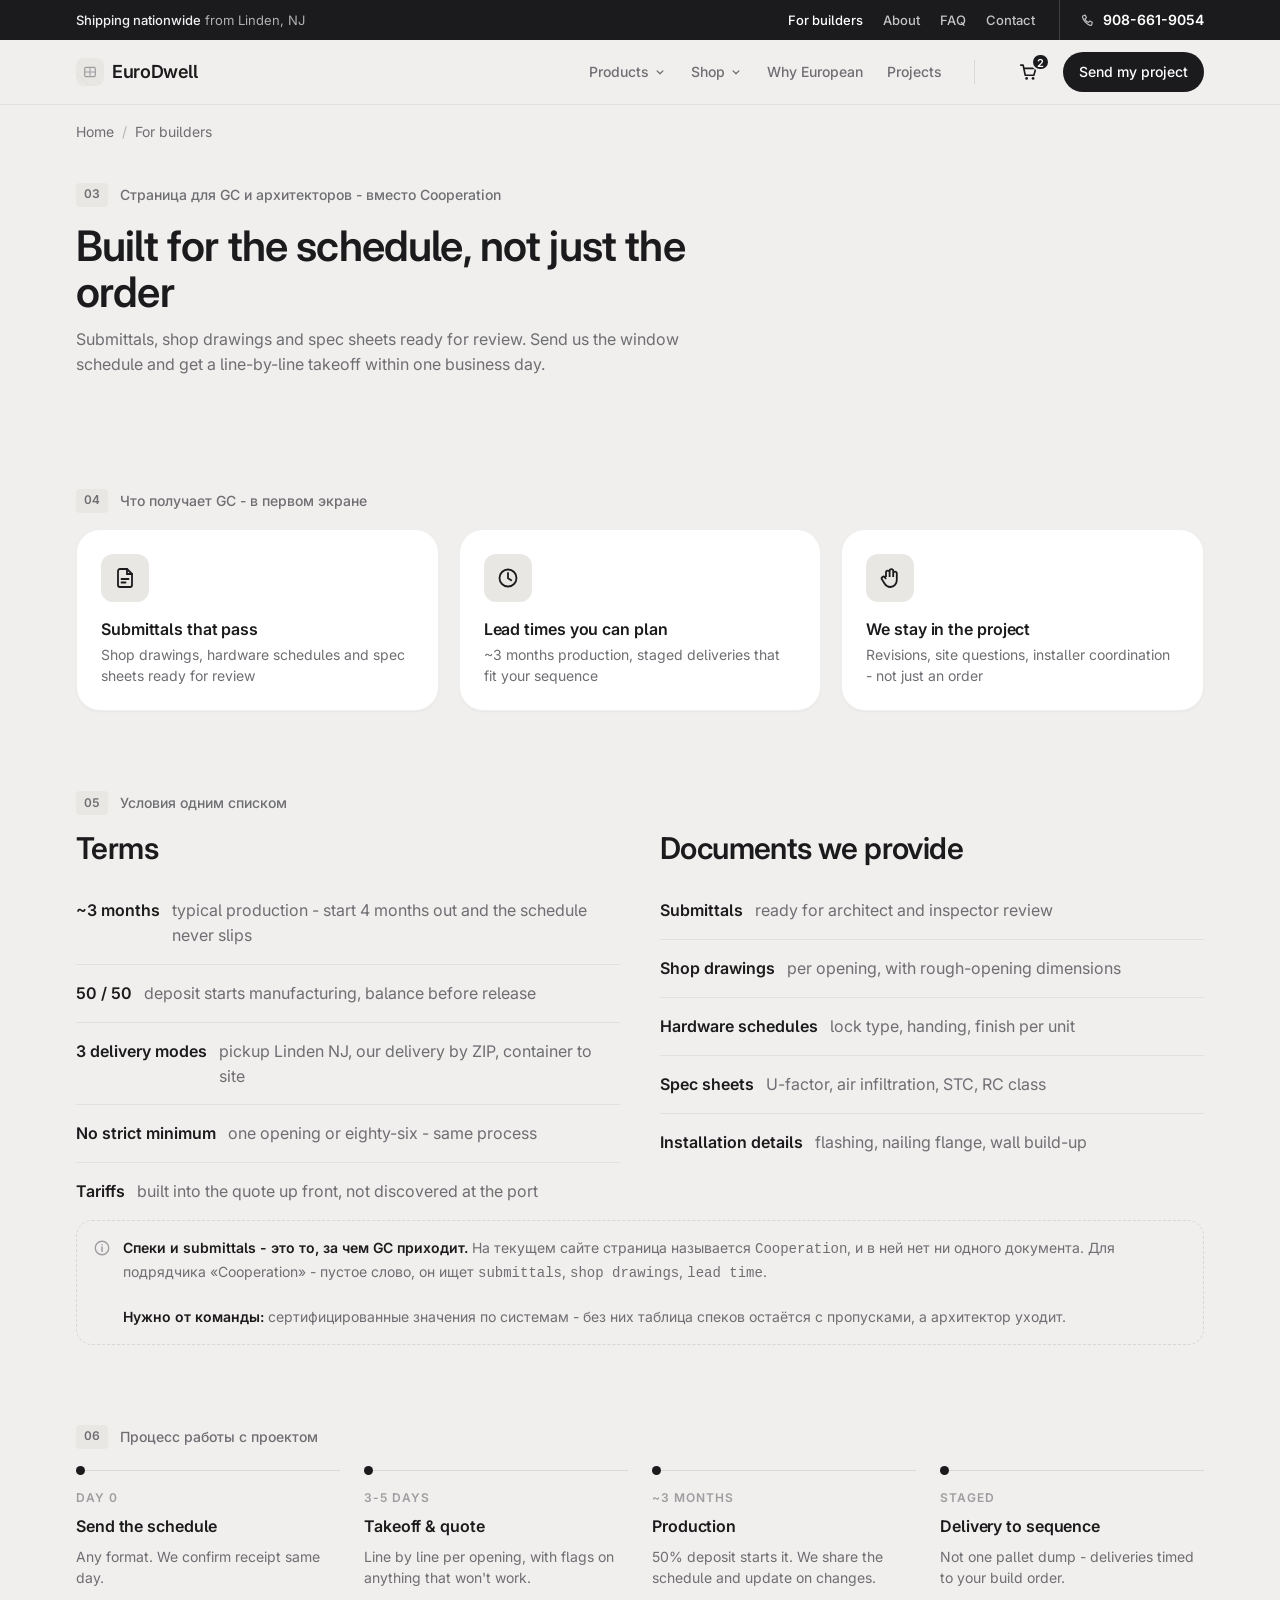
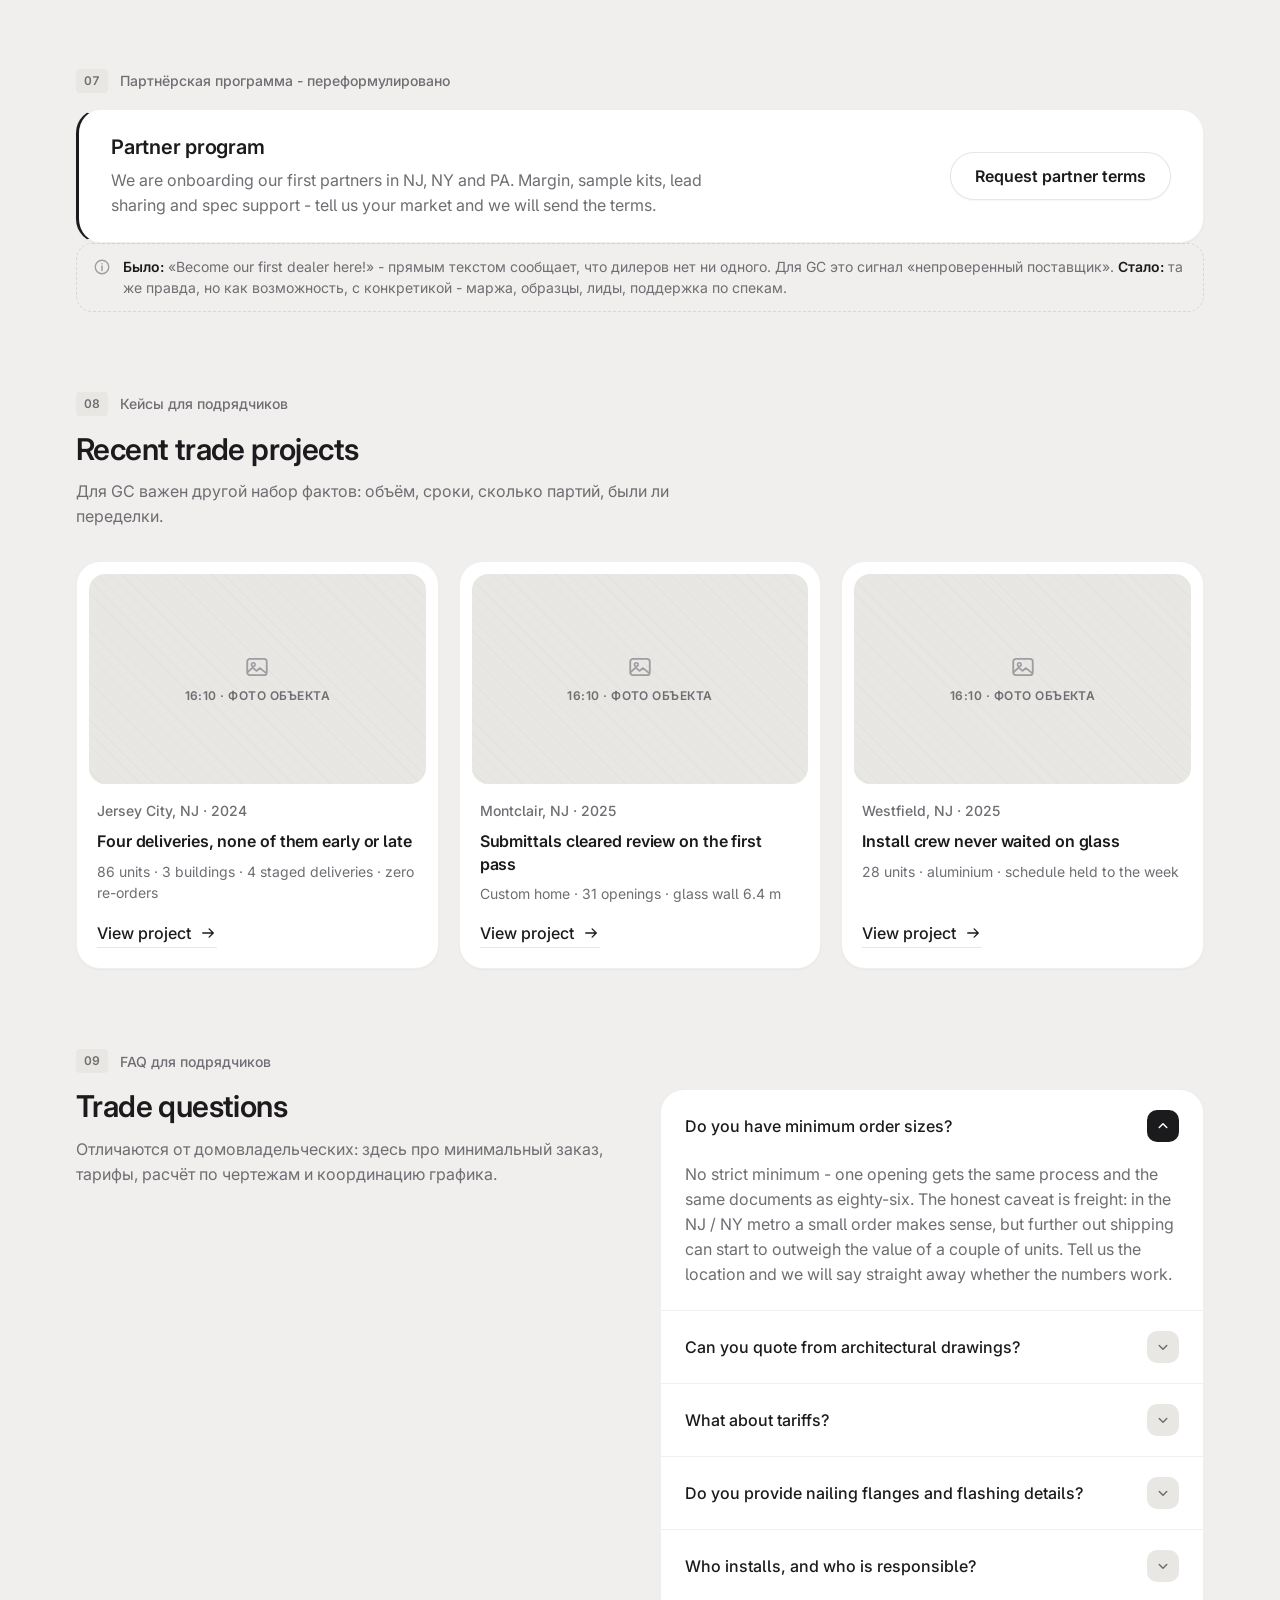
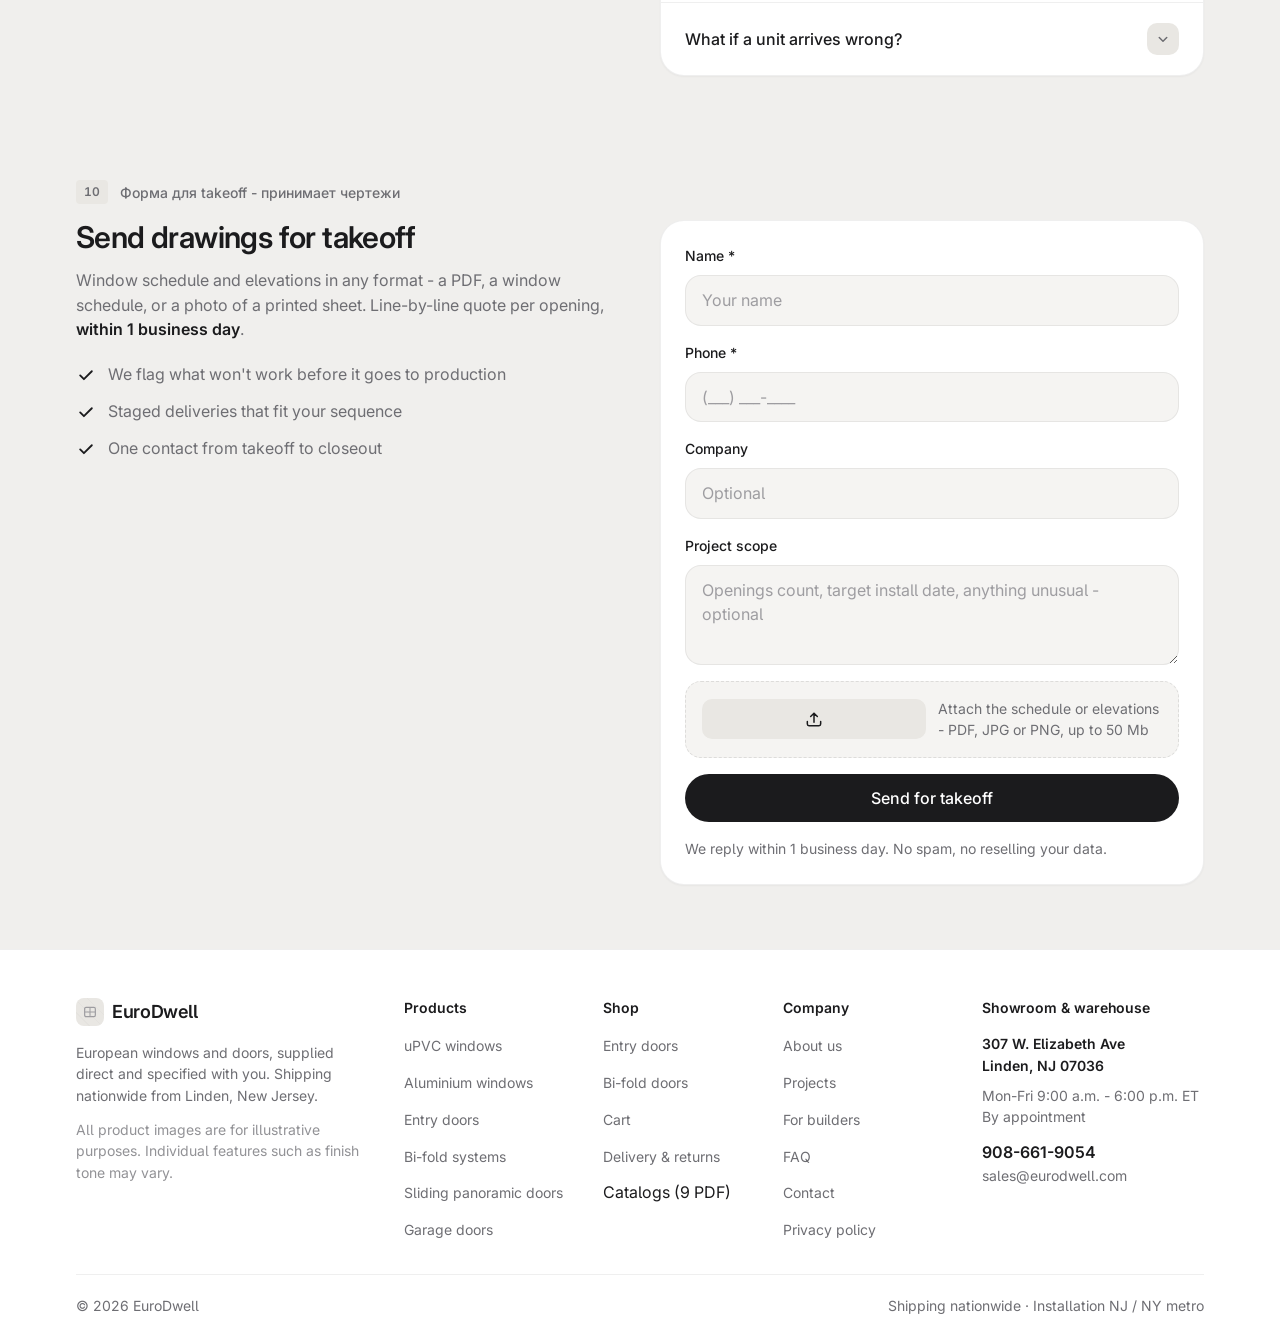
<file: builders-wireframe.html>
<!DOCTYPE html>
<html lang="en-US">
<head>
<meta charset="utf-8">
<meta name="viewport" content="width=device-width,initial-scale=1">
<!-- Microsoft Clarity: записи сессий, карты кликов и скроллов, JS-ошибки.
     Один и тот же тег на всех страницах прототипа - иначе переходы между
     ними разваливаются на отдельные сессии.
     Проверка на file:// - чтобы локальные прогоны не попадали в статистику. -->
<script>
(function(c,l,a,r,i,t,y){
  if(l.location.protocol==='file:')return;
  c[a]=c[a]||function(){(c[a].q=c[a].q||[]).push(arguments)};
  t=l.createElement(r);t.async=1;t.src="https://www.clarity.ms/tag/"+i;
  y=l.getElementsByTagName(r)[0];y.parentNode.insertBefore(t,y);
})(window, document, "clarity", "script", "xu4af9zcva");
</script>
<meta name="color-scheme" content="light">
<title>For Builders and Architects | Submittals and Lead Times - EuroDwell</title>
<meta name="description" content="Submittals, shop drawings, hardware schedules and spec sheets. Line-by-line takeoff from your window schedule within 1 business day.">
<!-- Фавикон инлайном: прототип должен работать офлайн, без внешних файлов.
     Тот же знак, что в логотипе - рама окна с импостом. -->
<link rel="icon" href="data:image/svg+xml,%3Csvg xmlns='http://www.w3.org/2000/svg' viewBox='0 0 32 32'%3E%3Crect width='32' height='32' rx='7' fill='%231B1B1D'/%3E%3Cg stroke='%23ffffff' stroke-width='2' stroke-linecap='round' fill='none'%3E%3Crect x='8' y='8.5' width='16' height='15' rx='2'/%3E%3Cpath d='M16 8.5v15M8 16h16'/%3E%3C/g%3E%3C/svg%3E">
<link rel="preconnect" href="https://fonts.googleapis.com">
<link rel="preconnect" href="https://fonts.gstatic.com" crossorigin>
<link href="https://fonts.googleapis.com/css2?family=Inter:opsz,wght@14..32,400;14..32,500;14..32,600;14..32,700&display=swap" rel="stylesheet">
<style>
/* ═══════════════════════════════════════════════════════════════════
   EuroDwell - WIREFRAME главной
   Дисциплина Tran Mau Tri Tam: Inter 16/14, шаг 4px, радиусы 12-32,
   hairline-края. Но без цвета: акцент = более тёмный тон.
   Картинки - серые плейсхолдеры с иконкой и подписью формата.
   ═══════════════════════════════════════════════════════════════════ */

:root{
  /* Space - только кратное 4 */
  --s4:4px; --s8:8px; --s12:12px; --s16:16px; --s20:20px; --s24:24px;
  --s32:32px; --s40:40px; --s48:48px; --s64:64px; --s80:80px;

  /* Монохром. Иерархия = светлота, акцент = темнота */
  --canvas:#F0EFED;
  --surface:#FFFFFF;
  --fill:#E9E7E3;      /* плейсхолдеры, тональные панели */
  --fill2:#F5F4F2;     /* мягкая заливка */
  --ink:#1B1B1D;       /* акцент: primary-кнопка, важные цифры */
  --ink2:#6E6E73;      /* вторичный текст */
  --ink3:#9E9DA1;      /* подписи, иконки плейсхолдеров */
  --hair:rgba(27,27,29,.11);
  --hair2:rgba(27,27,29,.07);

  --r-chip:12px; --r-ctl:16px; --r-card:24px; --r-hero:32px; --r-pill:999px;
  --sh:0 1px 2px rgba(27,27,29,.04);
  --sh-lift:0 12px 28px rgba(27,27,29,.08), 0 2px 6px rgba(27,27,29,.04);

  --container:1176px;
  --header-h:64px;
  --dur:240ms; --ease:cubic-bezier(.22,1,.36,1);
}

*{box-sizing:border-box}
html{scroll-behavior:smooth;-webkit-text-size-adjust:100%}
body{
  margin:0;background:var(--canvas);color:var(--ink);
  font-family:"Inter",-apple-system,"Segoe UI",sans-serif;
  font-size:16px;font-weight:400;line-height:1.55;
  -webkit-font-smoothing:antialiased;font-feature-settings:"cv05"
}
img{max-width:100%;display:block}
a{color:inherit;text-decoration:none}
button{font:inherit}

h1,h2,h3,h4{margin:0;font-weight:600;letter-spacing:-.02em}
h1{font-size:clamp(30px,3.8vw,42px);line-height:1.1}
h2{font-size:clamp(24px,2.5vw,30px);line-height:1.18}
h3{font-size:20px;line-height:1.3;letter-spacing:-.012em}
h4{font-size:16px;line-height:1.4;letter-spacing:-.006em}
p{margin:0}

.t-sec{font-size:14px;line-height:1.5}
.t-m{color:var(--ink2)}
.t-m3{color:var(--ink3)}
.t-med{font-weight:500}.t-semi{font-weight:600}
.t-data{font-weight:700;font-size:clamp(28px,3vw,38px);line-height:1;
  letter-spacing:-.025em;font-variant-numeric:tabular-nums;white-space:nowrap}
.t-data--sm{font-size:22px}
.eyebrow{font-size:14px;font-weight:500;color:var(--ink2);margin:0}

:focus-visible{outline:2px solid var(--ink);outline-offset:3px;border-radius:var(--s8)}
::selection{background:var(--ink);color:#fff}

.wrap{max-width:var(--container);margin-inline:auto;padding-inline:var(--s24)}
.sec{padding-block:var(--s64)}
.sec--sm{padding-block:var(--s40)}
h1,h2,h3{scroll-margin-top:calc(var(--header-h) + var(--s24))}

.skiplink{position:absolute;left:-9999px;top:0;z-index:200;background:var(--ink);
  color:#fff;padding:var(--s12) var(--s20);border-radius:0 0 var(--r-chip) 0;font-weight:500}
.skiplink:focus{left:0}

/* ── Нумерация блоков: для правок на созвоне ── */
.bnum{
  display:inline-flex;align-items:center;justify-content:center;
  min-width:28px;height:24px;padding:0 var(--s8);border-radius:var(--s4);
  background:var(--fill);color:var(--ink2);
  font-size:12px;font-weight:600;font-variant-numeric:tabular-nums;
  letter-spacing:.02em;flex-shrink:0
}
.blabel{display:flex;align-items:center;gap:var(--s12);margin-bottom:var(--s16)}
.blabel .eyebrow{margin:0}

/* ── Аннотация для команды ── */
.note{
  display:flex;gap:var(--s12);align-items:flex-start;
  border:1px dashed var(--hair);border-radius:var(--r-ctl);
  padding:var(--s16);background:transparent;font-size:14px;color:var(--ink2)
}
.note b{color:var(--ink);font-weight:600}
.note svg{flex:0 0 18px;color:var(--ink3);margin-top:2px}
.note--tight{padding:var(--s12) var(--s16)}

/* ── Плейсхолдер изображения ── */
.ph{
  position:relative;background:var(--fill);border-radius:var(--r-ctl);
  display:grid;place-items:center;overflow:hidden;color:var(--ink3)
}
.ph::before{
  content:"";position:absolute;inset:0;opacity:.5;
  background-image:repeating-linear-gradient(45deg,
    rgba(27,27,29,.045) 0 1px, transparent 1px 9px)
}
.ph__in{position:relative;display:flex;flex-direction:column;align-items:center;
  gap:var(--s8);text-align:center;padding:var(--s16);max-width:320px}
.ph__t{font-size:12px;font-weight:600;letter-spacing:.04em;text-transform:uppercase;
  color:var(--ink2);line-height:1.4}
.ph--hero{aspect-ratio:4/3.2;border-radius:var(--r-hero)}
.ph--43{aspect-ratio:4/3}
.ph--169{aspect-ratio:16/10}
.ph--logo{aspect-ratio:5/2;border-radius:var(--s8)}

/* ── Buttons: акцент = тёмная заливка ── */
.btn{
  display:inline-flex;align-items:center;justify-content:center;gap:var(--s8);
  min-height:48px;padding:0 var(--s24);border:0;cursor:pointer;
  font-size:16px;font-weight:500;border-radius:var(--r-pill);white-space:nowrap;
  transition:transform var(--dur) var(--ease),background var(--dur) var(--ease),
             box-shadow var(--dur) var(--ease)
}
.btn:active{transform:scale(.97)}
.btn--primary{background:var(--ink);color:#fff}
.btn--primary:hover{background:#000}
.btn--white{background:var(--surface);color:var(--ink);font-weight:600;
  border:1px solid var(--hair);box-shadow:var(--sh)}
.btn--white:hover{background:var(--fill2)}
.btn--ghost{background:transparent;color:var(--ink);font-weight:500;
  border:1px solid var(--hair)}
.btn--ghost:hover{background:var(--fill2)}
.btn--soft{background:var(--fill);color:var(--ink);font-weight:500}
.btn--soft:hover{background:#DFDCD7}
.btn--sm{min-height:40px;padding:0 var(--s16);font-size:14px}
.btn--full{width:100%}

.alink{display:inline-flex;align-items:center;gap:var(--s8);font-weight:500;
  color:var(--ink);border-bottom:1px solid var(--hair);padding-bottom:2px;
  transition:gap var(--dur) var(--ease),border-color var(--dur) var(--ease)}
.alink:hover{gap:var(--s12);border-color:var(--ink)}

/* ── Cards / panels ── */
.card{background:var(--surface);border:1px solid var(--hair2);
  border-radius:var(--r-card);padding:var(--s24);box-shadow:var(--sh)}
.panel{background:var(--fill);border-radius:var(--r-card);padding:var(--s16)}
.panel--lg{padding:var(--s24)}

.chip{width:48px;height:48px;flex:0 0 48px;border-radius:var(--r-chip);
  background:var(--fill);color:var(--ink);display:grid;place-items:center}
.chip--sm{width:40px;height:40px;flex-basis:40px;border-radius:10px}
.chip--n{font-weight:600;font-size:16px}

.tag{display:inline-flex;align-items:center;gap:var(--s8);height:32px;padding:0 var(--s12);
  border-radius:var(--r-pill);background:var(--fill);color:var(--ink);
  font-size:14px;font-weight:500;white-space:nowrap}
.tag--dark{background:var(--ink);color:#fff}
.tag--onph{background:var(--surface);color:var(--ink);border:1px solid var(--hair)}

.g{display:grid}
.g2{grid-template-columns:repeat(2,minmax(0,1fr))}
.g3{grid-template-columns:repeat(3,minmax(0,1fr))}
.g4{grid-template-columns:repeat(4,minmax(0,1fr))}
.gap12{gap:var(--s12)}.gap16{gap:var(--s16)}.gap20{gap:var(--s20)}
.gap24{gap:var(--s24)}.gap40{gap:var(--s40)}

.shead{max-width:640px;margin-bottom:var(--s32)}
.shead h2{margin-bottom:var(--s12)}
.shead>p{color:var(--ink2)}

/* ── Header ── */
.hdr{position:sticky;top:0;z-index:60;background:rgba(240,239,237,.9);
  backdrop-filter:blur(14px);border-bottom:1px solid var(--hair2)}
.hdr__in{display:flex;align-items:center;gap:var(--s24);height:var(--header-h)}
.logo{display:flex;align-items:center;gap:var(--s8);font-size:18px;font-weight:600;
  letter-spacing:-.02em;flex-shrink:0}
.nav{display:flex;align-items:center;gap:var(--s24);margin-left:auto}
/* разделитель между навигацией и зоной действий */
.hdr__sep{width:1px;height:24px;background:var(--hair);flex-shrink:0;margin-inline:var(--s8)}

/* ── Мега-меню: группировка категорий (I5) ── */
.hdr__in{position:relative}
.nav__has{position:relative}
.nav__t{display:inline-flex;align-items:center;gap:var(--s4);min-height:40px;padding:0;
  background:none;border:0;cursor:pointer;font-size:14px;font-weight:500;color:var(--ink2);
  transition:color var(--dur) var(--ease)}
.nav__t:hover,.nav__t[aria-expanded="true"]{color:var(--ink)}
.nav__t svg{transition:transform var(--dur) var(--ease)}
.nav__t[aria-expanded="true"] svg{transform:rotate(180deg)}
.mm{
  position:absolute;left:0;right:0;top:100%;z-index:59;
  background:var(--surface);border-bottom:1px solid var(--hair);
  box-shadow:0 16px 32px rgba(27,27,29,.10)
}
.mm[hidden]{display:none}
.mm__in{display:grid;grid-template-columns:repeat(4,minmax(0,1fr));
  column-gap:var(--s32);row-gap:var(--s24);padding-block:var(--s32) var(--s24)}
.mm__in--sm{grid-template-columns:minmax(0,1fr) minmax(0,2fr)}
.mm__col{display:flex;flex-direction:column;gap:var(--s12);min-width:0}
.mm__h{font-size:12px;font-weight:600;letter-spacing:.08em;text-transform:uppercase;
  color:var(--ink3);margin:0 0 var(--s4)}
.mm__col a{font-size:15px;font-weight:500;color:var(--ink);display:flex;align-items:center;
  gap:var(--s8);min-height:28px}
.mm__col a:hover{color:var(--ink);text-decoration:underline;text-underline-offset:3px}
.mm__foot{grid-column:1/-1;display:flex;gap:var(--s32);flex-wrap:wrap;
  padding-top:var(--s20);border-top:1px solid var(--hair2)}
.mm__note{align-self:center;padding-left:var(--s24);border-left:1px solid var(--hair2)}

/* ── Корзина: перед CTA, с отбивкой ── */
.cart{position:relative;width:44px;height:44px;display:grid;place-items:center;
  border-radius:var(--r-chip);color:var(--ink);
  transition:background var(--dur) var(--ease)}
.cart:hover{background:var(--fill)}
.cart__n{position:absolute;top:3px;right:1px;min-width:18px;height:18px;padding:0 4px;
  border-radius:var(--r-pill);background:var(--ink);color:#fff;
  font-size:11px;font-weight:600;display:grid;place-items:center;
  border:2px solid var(--canvas)}

/* ── Группы категорий на главной ── */
.cgroup{margin-bottom:var(--s32)}
.cgroup:last-child{margin-bottom:0}
.cgroup__h{display:flex;align-items:baseline;gap:var(--s12);margin-bottom:var(--s16)}
.cgroup__h h3{font-size:16px;font-weight:600;margin:0}
.cgroup__h span{font-size:14px;color:var(--ink3)}
.cgroup__l{flex:1;height:1px;background:var(--hair2)}
.nav a{font-size:14px;font-weight:500;color:var(--ink2);display:inline-flex;
  align-items:center;gap:var(--s4);min-height:40px}
.nav a:hover,.nav a[aria-current]{color:var(--ink)}
.hdr__act{display:flex;align-items:center;gap:var(--s12);flex-shrink:0}
.tel{display:inline-flex;align-items:center;gap:var(--s8);min-height:44px;
  font-size:14px;font-weight:600;white-space:nowrap}
.tel .chip{width:36px;height:36px;flex-basis:36px;border-radius:10px}
.burger{display:none;width:44px;height:44px;align-items:center;justify-content:center;
  background:var(--surface);border:1px solid var(--hair);border-radius:var(--r-chip);cursor:pointer}
.geobar{background:var(--ink);color:rgba(255,255,255,.72);font-size:13px;padding:var(--s8) 0}
.geobar .wrap{display:flex;gap:var(--s24);justify-content:center;flex-wrap:wrap}
.geobar b{color:#fff;font-weight:500}

/* ── Верхняя тёмная строка: гео + вторичные страницы + телефон ── */
.topbar{background:var(--ink);color:rgba(255,255,255,.66);font-size:13px}
.topbar__in{display:flex;align-items:center;gap:var(--s24);min-height:40px}
.topbar__l{display:flex;align-items:center;gap:var(--s12);flex-shrink:0}
.topbar__l b{color:rgba(255,255,255,.94);font-weight:500}
.topbar__sep{width:1px;height:12px;background:rgba(255,255,255,.2);flex-shrink:0}
.topbar__nav{display:flex;align-items:center;gap:var(--s20);margin-left:auto}
.topbar__nav a{color:rgba(255,255,255,.74);font-weight:500;min-height:40px;
  display:inline-flex;align-items:center;transition:color var(--dur) var(--ease)}
.topbar__nav a:hover,.topbar__nav a[aria-current]{color:#fff}
.topbar__tel{display:inline-flex;align-items:center;gap:var(--s8);color:#fff;
  font-weight:600;font-size:14px;white-space:nowrap;flex-shrink:0;
  padding-left:var(--s20);border-left:1px solid rgba(255,255,255,.16);min-height:40px}
.topbar__tel svg{opacity:.7}

/* ── Hero ── */
.hero{padding-block:var(--s48) var(--s64)}
.hero__in{display:grid;grid-template-columns:minmax(0,1fr) minmax(0,1.02fr);
  gap:var(--s48);align-items:center}
.hero h1{margin-block:var(--s16)}
.hero__sub{font-size:16px;color:var(--ink2);max-width:46ch;margin-bottom:var(--s32)}
.hero__cta{display:flex;gap:var(--s12);flex-wrap:wrap;margin-bottom:var(--s32)}
.hero__media{position:relative}
.hero__float{position:absolute;right:-16px;bottom:-20px;background:var(--surface);
  border:1px solid var(--hair);border-radius:var(--r-card);padding:var(--s16);
  box-shadow:var(--sh-lift);display:flex;align-items:center;gap:var(--s12);max-width:256px}

.stats{display:grid;grid-template-columns:repeat(3,minmax(0,1fr));
  column-gap:var(--s24);row-gap:var(--s16)}
.stat{min-width:0}
.stat__v{display:block;margin-bottom:var(--s4)}
.stat__l{display:block;font-size:14px;color:var(--ink2);line-height:1.4}
.rate{display:inline-flex;align-items:center;gap:var(--s4)}
.rate svg{color:var(--ink)}

/* ── Списочные карточки ── */
.icard{display:flex;flex-direction:column;gap:var(--s16)}
.icard h4{margin-bottom:var(--s4)}
.icard .t-sec{color:var(--ink2)}

.split__c{display:block;transition:transform var(--dur) var(--ease),
  box-shadow var(--dur) var(--ease)}
.split__c:hover{transform:translateY(-3px);box-shadow:var(--sh-lift)}
.split__c .tag{margin-bottom:var(--s20)}
.split__c h3{margin-bottom:var(--s8)}
.split__c>p{color:var(--ink2);margin-bottom:var(--s20)}
/* пометка «ведёт на отдельную страницу» - только для вайрфрейма */
.pgtag{display:block;margin-top:var(--s12);font-size:12px;font-weight:500;
  letter-spacing:.02em;color:var(--ink3)}

/* ── Механизм: монохром, акцент = тёмное ── */
.mech{display:grid;grid-template-columns:repeat(2,minmax(0,1fr));gap:var(--s20)}
.mech__c{background:var(--surface);border:1px solid var(--hair2);border-radius:var(--r-card);
  padding:var(--s20);box-shadow:var(--sh);min-width:0;margin:0}
.mech__cap{display:flex;align-items:center;gap:var(--s8);margin-bottom:var(--s16)}
.mech__cap .dot{width:8px;height:8px;border-radius:50%;flex:0 0 8px;background:var(--ink3)}
.mech__c--eu .mech__cap .dot{background:var(--ink)}
.mech__cap span:last-child{font-size:14px;font-weight:500;color:var(--ink2)}
.mech__c--eu .mech__cap span:last-child{color:var(--ink);font-weight:600}
.mech__stage{background:var(--fill2);border:1px solid var(--hair2);
  border-radius:var(--r-ctl);padding:var(--s16);margin-bottom:var(--s16)}
.mech__svg{width:100%;height:auto;display:block}
.mech__lbl{font-family:"Inter",sans-serif;font-size:9px;font-weight:500;fill:#9E9DA1}
.mech__lbl--ink{fill:#1B1B1D;font-weight:600}
.mech__note{font-size:14px;color:var(--ink2);margin:0}
.mech__note b{color:var(--ink);font-weight:600}
.mech__ctl{display:flex;align-items:center;gap:var(--s16);margin-top:var(--s16);flex-wrap:wrap}
.mech__ctl--top{margin-top:0;margin-bottom:var(--s16)}

.air{opacity:0}
.mechbox.play .air{animation:leak 2.8s linear infinite}
.mechbox.play .a2{animation-delay:.55s}
.mechbox.play .a3{animation-delay:1.1s}
@keyframes leak{0%{opacity:0;transform:translateX(9px)}18%{opacity:1}72%{opacity:.85}
  100%{opacity:0;transform:translateX(-14px)}}
.sash,.gk,.cam__r,.pull{transform-box:fill-box}
.sash{transform-origin:center;transition:transform 820ms var(--ease)}
.gk{transform-origin:left center;transition:transform 820ms var(--ease)}
.cam__r{transform-origin:center;transition:transform 820ms var(--ease)}
.seal{opacity:0;transition:opacity 320ms var(--ease) 260ms}
.pull{opacity:1;transition:opacity 240ms var(--ease)}
.mechbox.clamped .sash{transform:translateX(-12px)}
.mechbox.clamped .gk{transform:scaleX(.44)}
.mechbox.clamped .cam__r{transform:rotate(90deg)}
.mechbox.clamped .seal{opacity:1}
.mechbox.clamped .pull{opacity:0}

/* ── Плитки категорий ── */
.tile{display:block;background:var(--surface);border:1px solid var(--hair2);
  border-radius:var(--r-card);padding:var(--s12) var(--s12) var(--s16);
  box-shadow:var(--sh);transition:transform var(--dur) var(--ease),
  box-shadow var(--dur) var(--ease)}
.tile:hover{transform:translateY(-3px);box-shadow:var(--sh-lift)}
.tile .ph{aspect-ratio:4/3}
.tile__badge{position:absolute;top:var(--s12);left:var(--s12);z-index:2}
.tile__b{display:flex;align-items:flex-start;gap:var(--s12);padding:var(--s16) var(--s8) 0}
.tile__t{min-width:0;flex:1}
.tile__t h4{margin-bottom:var(--s4);overflow:hidden;text-overflow:ellipsis;white-space:nowrap}
.tile__t .t-sec{display:block;color:var(--ink2);overflow:hidden;
  text-overflow:ellipsis;white-space:nowrap}
.tile__ar{flex:0 0 24px;color:var(--ink3);margin-top:var(--s4);
  transition:transform var(--dur) var(--ease),color var(--dur) var(--ease)}
.tile:hover .tile__ar{transform:translateX(4px);color:var(--ink)}

/* ── Steps ── */
.steps{display:flex;flex-direction:column;gap:var(--s12)}
.step{display:flex;gap:var(--s16);align-items:flex-start;background:var(--surface);
  border:1px solid var(--hair2);border-radius:var(--r-ctl);padding:var(--s20)}
.step__t{min-width:0;flex:1}
.step__t h4{margin-bottom:var(--s4)}
.step__t .t-sec{color:var(--ink2)}

/* ── Warranty ── */
.warr{display:grid;grid-template-columns:minmax(0,1fr) auto;gap:var(--s40);align-items:center}
.warr__n{display:flex;align-items:baseline;gap:var(--s12)}
.warr__n span{font-weight:700;font-size:clamp(64px,9vw,116px);line-height:.86;
  letter-spacing:-.05em;font-variant-numeric:tabular-nums;color:var(--ink)}
.warr__n small{font-size:16px;font-weight:500;color:var(--ink2)}

/* ── Cases ── */
.cs{background:var(--surface);border:1px solid var(--hair2);border-radius:var(--r-card);
  padding:var(--s12) var(--s12) var(--s20);box-shadow:var(--sh);
  display:flex;flex-direction:column;min-width:0}
.cs .ph{margin-bottom:var(--s16)}
.cs__b{padding-inline:var(--s8);display:flex;flex-direction:column;gap:var(--s8);
  flex:1;min-width:0}
.cs__meta{font-size:14px;font-weight:500;color:var(--ink2)}
.cs__facts{font-size:14px;color:var(--ink2);margin:0}
.cs__b .alink{margin-top:auto;padding-top:var(--s8);align-self:flex-start}

/* ── Logos ── */
.logos{display:grid;grid-template-columns:repeat(6,minmax(0,1fr));
  column-gap:var(--s20);row-gap:var(--s16)}

/* ── FAQ ── */
.faq{background:var(--surface);border:1px solid var(--hair2);border-radius:var(--r-card);
  box-shadow:var(--sh);overflow:hidden}
.faq__i + .faq__i{border-top:1px solid var(--hair2)}
.faq__q{width:100%;background:none;border:0;cursor:pointer;text-align:left;
  display:flex;align-items:center;gap:var(--s16);padding:var(--s20) var(--s24);
  min-height:64px;font-size:16px;font-weight:500;color:var(--ink)}
.faq__q>span:first-child{flex:1;min-width:0}
.faq__q .faq__ic{flex:0 0 32px;width:32px;height:32px;border-radius:10px;background:var(--fill);
  display:grid;place-items:center;color:var(--ink2);
  transition:transform var(--dur) var(--ease),background var(--dur) var(--ease),
             color var(--dur) var(--ease)}
.faq__i[open] .faq__ic{transform:rotate(180deg);background:var(--ink);color:#fff}
.faq__a{overflow:hidden;height:0;transition:height 320ms var(--ease)}
.faq__a>div{padding:0 var(--s24) var(--s24);color:var(--ink2);max-width:72ch}
.faq__a b{color:var(--ink);font-weight:600}

/* ── Форма ── */
.form{display:flex;flex-direction:column;gap:var(--s16)}
.frow{display:grid;grid-template-columns:repeat(2,minmax(0,1fr));gap:var(--s16)}
.field{display:flex;flex-direction:column;gap:var(--s8);min-width:0}
.field label{font-size:14px;font-weight:500}
.field label i{font-style:normal;color:var(--ink)}
.field input,.field textarea{
  width:100%;min-height:48px;padding:var(--s12) var(--s16);background:var(--fill2);
  border:1px solid var(--hair2);border-radius:var(--r-ctl);
  font:inherit;font-size:16px;color:var(--ink);
  transition:border-color var(--dur) var(--ease),background var(--dur) var(--ease),
             box-shadow var(--dur) var(--ease)}
.field textarea{min-height:100px;resize:vertical;line-height:1.5}
.field input::placeholder,.field textarea::placeholder{color:var(--ink3)}
.field input:focus,.field textarea:focus{outline:none;background:var(--surface);
  border-color:var(--ink);box-shadow:0 0 0 3px rgba(27,27,29,.10)}
.field .hint{font-size:14px;color:var(--ink2)}
.field .err{display:none;align-items:center;gap:var(--s8);font-size:14px;
  color:var(--ink);font-weight:500}
.field.bad input,.field.bad textarea{border-color:var(--ink);
  box-shadow:0 0 0 3px rgba(27,27,29,.08)}
.field.bad .err{display:flex}
.drop{display:flex;align-items:center;gap:var(--s12);min-height:64px;padding:var(--s16);
  background:var(--fill2);border:1px dashed var(--hair);border-radius:var(--r-ctl);
  cursor:pointer;font-size:14px;color:var(--ink2)}
.drop:hover{border-color:var(--ink);background:var(--surface)}
.drop input{display:none}
.drop span{min-width:0;flex:1}
.fnote{font-size:14px;color:var(--ink2);margin:0}
.falt{font-size:14px;color:var(--ink2);margin:0;padding-top:var(--s16);
  border-top:1px solid var(--hair2)}
.fdone{display:none;background:var(--surface);border:1px solid var(--hair);
  border-radius:var(--r-card);padding:var(--s32);box-shadow:var(--sh)}
.fdone h3{margin-bottom:var(--s12)}

.ticks{list-style:none;padding:0;margin:0;display:flex;flex-direction:column;gap:var(--s12)}
.ticks li{display:flex;gap:var(--s12);align-items:flex-start;font-size:16px;color:var(--ink2)}
.ticks li svg{flex:0 0 20px;color:var(--ink);margin-top:3px}

.blist{list-style:none;padding:0;margin:0;display:flex;flex-direction:column}
.blist li{display:flex;gap:var(--s12);align-items:flex-start;padding-block:var(--s16);
  font-size:16px;color:var(--ink2)}
.blist li + li{border-top:1px solid var(--hair2)}
.blist b{color:var(--ink);font-weight:600}

/* ── Footer ── */
.ftr{background:var(--surface);border-top:1px solid var(--hair2);
  padding-block:var(--s48) var(--s24)}
.ftr__g{display:grid;grid-template-columns:1.6fr .9fr .8fr .9fr 1.2fr;gap:var(--s32)}
.ftr h4{font-size:14px;font-weight:600;margin-bottom:var(--s16)}
.ftr ul{list-style:none;padding:0;margin:0;display:flex;flex-direction:column;gap:var(--s12)}
.ftr a,.ftr p{font-size:14px;color:var(--ink2)}
.ftr a:hover{color:var(--ink)}
.ftr__b{display:flex;justify-content:space-between;gap:var(--s24);flex-wrap:wrap;
  margin-top:var(--s32);padding-top:var(--s20);border-top:1px solid var(--hair2);
  font-size:14px;color:var(--ink2)}

/* ═══ Страница категории ═══ */
.crumbs{font-size:14px;color:var(--ink2);padding-block:var(--s16) 0}
.crumbs a:hover{color:var(--ink);text-decoration:underline;text-underline-offset:3px}
.crumbs span{opacity:.45;margin-inline:var(--s8)}

.chero{padding-block:var(--s32) var(--s48)}
.chero__in{display:grid;grid-template-columns:minmax(0,1fr) minmax(0,1.02fr);
  gap:var(--s48);align-items:center}
.chero h1{margin-block:var(--s16);font-size:clamp(28px,3.4vw,38px)}

/* таблицы сравнения */
/* overflow-x:auto прокручивает таблицу, но НЕ отсекает её min-content:
   640px «просачиваются» вверх по дереву, Chrome на мобильном решает, что страница
   не помещается, и расширяет layout viewport - вся вёрстка уезжает вправо.
   contain:inline-size делает ширину контейнера независимой от содержимого. */
.tscroll{overflow-x:auto;-webkit-overflow-scrolling:touch;max-width:100%;
  contain:inline-size}
.cmp{width:100%;border-collapse:collapse;font-size:15px;min-width:640px}
.cmp th,.cmp td{padding:var(--s16);text-align:left;vertical-align:top;
  border-bottom:1px solid var(--hair2)}
.cmp thead th{font-size:12px;letter-spacing:.08em;text-transform:uppercase;
  color:var(--ink3);font-weight:600;border-bottom:1px solid var(--ink)}
.cmp th:first-child{width:22%;font-weight:600;color:var(--ink);font-size:15px;
  letter-spacing:0;text-transform:none}
.cmp .col-eu{background:var(--fill2);border-left:3px solid var(--ink)}
.cmp thead .col-eu{color:var(--ink);font-weight:700}
.cmp tbody .col-eu{font-weight:500}
.cmp__span{background:var(--fill);font-size:14px;color:var(--ink2)}
/* nowrap нужен коротким пропускам вида «0.__ CFM», но длинная пометка
   с ним раздувает таблицу и вместе с ней всю страницу на мобильном */
.todo{color:var(--ink);font-weight:600;background:var(--fill);
  padding:2px var(--s8);border-radius:var(--s4);white-space:nowrap}
.todo--wrap{white-space:normal;display:inline-block}

/* спеки */
.specs{width:100%;border-collapse:collapse;font-size:15px}
.specs th,.specs td{padding:var(--s12) 0;text-align:left;vertical-align:top;
  border-bottom:1px solid var(--hair2)}
.specs th{font-weight:400;color:var(--ink2);width:46%}
.specs td{font-weight:600;font-variant-numeric:tabular-nums}

/* карточка с акцентом */
.card--mark{border-color:var(--ink);box-shadow:0 0 0 3px rgba(27,27,29,.06)}

/* формы окон */
.shapes{display:grid;grid-template-columns:repeat(6,minmax(0,1fr));gap:var(--s16)}
.shape{aspect-ratio:1;border:1px solid var(--hair2);border-radius:var(--r-ctl);
  background:var(--surface);display:flex;flex-direction:column;align-items:center;
  justify-content:center;gap:var(--s8);padding:var(--s16);box-shadow:var(--sh)}
.shape svg{width:100%;max-width:64px;height:auto;color:var(--ink2)}
.shape span{font-size:12px;font-weight:500;color:var(--ink3);text-align:center;line-height:1.3}

/* опции */
.opt{background:var(--surface);border:1px solid var(--hair2);border-radius:var(--r-card);
  overflow:hidden;box-shadow:var(--sh)}
.opt__h{padding:var(--s16) var(--s20);border-bottom:1px solid var(--hair2);
  background:var(--fill2);font-size:16px;font-weight:600}
.opt__b{padding:var(--s20);font-size:14px;color:var(--ink2)}
.sw{display:flex;gap:var(--s8);flex-wrap:wrap;margin-bottom:var(--s12)}
.sw i{width:32px;height:32px;border-radius:var(--s8);border:1px solid var(--hair);display:block}

/* таймлайн */
.tl{display:grid;grid-template-columns:repeat(4,minmax(0,1fr));gap:var(--s24)}
.tl__i{position:relative;padding-top:var(--s24);min-width:0}
.tl__i::before{content:"";position:absolute;top:5px;left:0;right:0;height:1px;background:var(--hair)}
.tl__i::after{content:"";position:absolute;top:1px;left:0;width:9px;height:9px;
  border-radius:50%;background:var(--ink)}
.tl__t{font-size:12px;font-weight:600;letter-spacing:.08em;text-transform:uppercase;
  color:var(--ink3);display:block;margin-bottom:var(--s8)}
.tl__i h4{margin-bottom:var(--s8)}
.tl__i p{font-size:14px;color:var(--ink2);margin:0}

/* мостик */
.bridge{display:flex;gap:var(--s32);align-items:center;justify-content:space-between;
  background:var(--surface);border:1px solid var(--hair2);border-left:3px solid var(--ink);
  border-radius:var(--r-card);padding:var(--s24) var(--s32);box-shadow:var(--sh);flex-wrap:wrap}

/* ═══════════════════════════════════════════════════════
   МАГАЗИН: листинг, фильтры, карточка товара, корзина
   ═══════════════════════════════════════════════════════ */

/* ── Полоска доверия магазина ── */
.tstrip{display:flex;gap:var(--s24);flex-wrap:wrap;background:var(--fill);
  border-radius:var(--r-ctl);padding:var(--s16) var(--s20);font-size:14px;color:var(--ink2)}
.tstrip span{display:inline-flex;align-items:center;gap:var(--s8)}
.tstrip b{color:var(--ink);font-weight:600}

/* ── Раскладка листинга ── */
.shop{display:grid;grid-template-columns:264px minmax(0,1fr);gap:var(--s32);align-items:start}
.fbar{display:flex;align-items:center;justify-content:space-between;gap:var(--s16);
  margin-bottom:var(--s20);flex-wrap:wrap}
.fbar__n{font-size:14px;color:var(--ink2)}
.fbar__n b{color:var(--ink);font-weight:600}
.fbar__r{display:flex;align-items:center;gap:var(--s12)}
.sel{height:40px;padding:0 var(--s12);border:1px solid var(--hair);border-radius:var(--r-chip);
  background:var(--surface);font:inherit;font-size:14px;color:var(--ink);cursor:pointer}
.mfilt{display:none}

/* применённые фильтры чипами */
.chips{display:flex;gap:var(--s8);flex-wrap:wrap;margin-bottom:var(--s16)}
.chip-f{display:inline-flex;align-items:center;gap:var(--s8);height:32px;padding:0 var(--s8) 0 var(--s12);
  border-radius:var(--r-pill);background:var(--ink);color:#fff;font-size:13px;font-weight:500}
.chip-f button{width:18px;height:18px;border:0;border-radius:50%;background:rgba(255,255,255,.22);
  color:#fff;cursor:pointer;display:grid;place-items:center;font-size:11px;line-height:1;padding:0}
.chips .alink{align-self:center;font-size:13px}

/* панель фильтров */
.filters{background:var(--surface);border:1px solid var(--hair2);border-radius:var(--r-card);
  box-shadow:var(--sh);overflow:hidden;position:sticky;top:calc(var(--header-h) + 16px)}
.fgrp{border-bottom:1px solid var(--hair2);padding:var(--s16) var(--s20)}
.fgrp:last-child{border-bottom:0}
.fgrp__h{display:flex;align-items:center;justify-content:space-between;gap:var(--s8);
  font-size:14px;font-weight:600;margin-bottom:var(--s12)}
.fopt{display:flex;align-items:center;gap:var(--s12);min-height:32px;font-size:14px;
  color:var(--ink2);cursor:pointer}
.fopt input{width:18px;height:18px;accent-color:var(--ink);flex-shrink:0;margin:0}
.fopt span{flex:1;min-width:0}
.fopt em{font-style:normal;color:var(--ink3);font-size:13px;font-variant-numeric:tabular-nums}
.fopt.off{opacity:.42;cursor:not-allowed}
.fsw{display:flex;gap:var(--s8);flex-wrap:wrap}
.fsw i{width:32px;height:32px;border-radius:var(--s8);border:1px solid var(--hair);
  display:block;cursor:pointer;transition:box-shadow var(--dur) var(--ease)}
.fsw i:hover{box-shadow:0 0 0 2px var(--ink)}
.fsize{display:flex;align-items:center;gap:var(--s8)}
.fsize input{width:100%;min-width:0;height:40px;padding:0 var(--s12);background:var(--fill2);
  border:1px solid var(--hair2);border-radius:var(--r-chip);font:inherit;font-size:14px}
.fsize span{color:var(--ink3);flex-shrink:0}
.fpre{display:flex;gap:var(--s8);flex-wrap:wrap;margin-top:var(--s8)}
.fpre button{height:28px;padding:0 var(--s12);border:1px solid var(--hair);border-radius:var(--r-pill);
  background:var(--surface);font:inherit;font-size:13px;color:var(--ink2);cursor:pointer}
.fpre button:hover{border-color:var(--ink);color:var(--ink)}
.fmore{width:100%;min-height:44px;background:var(--fill2);border:0;border-top:1px solid var(--hair2);
  font:inherit;font-size:14px;font-weight:500;color:var(--ink);cursor:pointer}

/* ── Плитка товара с ценой ── */
.pgrid{display:grid;grid-template-columns:repeat(3,minmax(0,1fr));gap:var(--s20)}
.pcard{background:var(--surface);border:1px solid var(--hair2);border-radius:var(--r-card);
  padding:var(--s12);box-shadow:var(--sh);display:flex;flex-direction:column;min-width:0;
  transition:transform var(--dur) var(--ease),box-shadow var(--dur) var(--ease)}
.pcard:hover{transform:translateY(-3px);box-shadow:var(--sh-lift)}
.pcard .ph{aspect-ratio:4/3;margin-bottom:var(--s16)}
.pcard__badge{position:absolute;top:var(--s12);left:var(--s12);z-index:2}
.pcard__b{padding:0 var(--s8) var(--s4);display:flex;flex-direction:column;gap:var(--s8);
  flex:1;min-width:0}
.pcard__eyebrow{font-size:12px;font-weight:600;letter-spacing:.08em;text-transform:uppercase;
  color:var(--ink3)}
.pcard__b h4{margin:0;overflow:hidden;text-overflow:ellipsis;white-space:nowrap}
.pcard__spec{font-size:13px;color:var(--ink2);margin:0;overflow:hidden;
  text-overflow:ellipsis;white-space:nowrap}
.pcard__sw{display:flex;gap:6px;align-items:center}
.pcard__sw i{width:18px;height:18px;border-radius:50%;border:1px solid var(--hair);display:block}
.pcard__sw em{font-style:normal;font-size:12px;color:var(--ink3);margin-left:2px}
.pcard__price{display:flex;align-items:baseline;gap:var(--s8);margin-top:var(--s4)}
.pcard__price b{font-size:22px;font-weight:700;letter-spacing:-.02em;font-variant-numeric:tabular-nums;
  white-space:nowrap}
/* «from» - служебное слово, не должно читаться как часть суммы */
.pcard__price b i{font-style:normal;font-size:13px;font-weight:500;color:var(--ink2);
  letter-spacing:0;margin-right:2px}
.pcard__price span{font-size:12px;color:var(--ink3)}
.pcard__lead{font-size:13px;color:var(--ink2);display:inline-flex;align-items:center;gap:6px}
.pcard__lead i{width:6px;height:6px;border-radius:50%;background:var(--ink);display:block;flex-shrink:0}
.pcard__lead.slow i{background:var(--ink3)}
.pcard .btn{margin-top:var(--s12)}

/* ── Карточка товара (PDP) ── */
.pdp{display:grid;grid-template-columns:minmax(0,1.05fr) minmax(0,.95fr);gap:var(--s40);
  align-items:start}
.gal__main{margin-bottom:var(--s12)}
.gal__main .ph{aspect-ratio:4/3;border-radius:var(--r-card)}
.gal__thumbs{display:grid;grid-template-columns:repeat(4,minmax(0,1fr));gap:var(--s12)}
.gal__thumbs .ph{aspect-ratio:1;border-radius:var(--r-chip);cursor:pointer}
.gal__thumbs .ph.on{outline:2px solid var(--ink);outline-offset:2px}

.pdp__side{position:sticky;top:calc(var(--header-h) + 16px);min-width:0}
/* две вторичные кнопки: nowrap внутри .btn не даёт колонке сжаться,
   поэтому на узких экранах они переходят в столбик */
.pdp__acts{display:grid;grid-template-columns:1fr 1fr;gap:var(--s12);margin-top:var(--s12)}
.pdp__acts .btn{min-width:0}
.pdp__eyebrow{font-size:12px;font-weight:600;letter-spacing:.08em;text-transform:uppercase;
  color:var(--ink3);margin-bottom:var(--s8)}
.pdp__rate{display:inline-flex;align-items:center;gap:var(--s8);font-size:14px;color:var(--ink2);
  margin-block:var(--s12)}
.pdp__price{display:flex;align-items:baseline;gap:var(--s12);margin-block:var(--s16) var(--s4)}
.pdp__price b{font-size:34px;font-weight:700;letter-spacing:-.025em;font-variant-numeric:tabular-nums}
.pdp__pnote{font-size:13px;color:var(--ink2);margin:0 0 var(--s20)}

/* конфигуратор */
.cfg{background:var(--surface);border:1px solid var(--hair2);border-radius:var(--r-card);
  box-shadow:var(--sh);overflow:hidden;margin-bottom:var(--s20)}
.cfg__g{padding:var(--s16) var(--s20);border-bottom:1px solid var(--hair2)}
.cfg__h{display:flex;align-items:center;gap:var(--s8);font-size:14px;font-weight:600;
  margin-bottom:var(--s12)}
.cfg__h b{width:20px;height:20px;border-radius:50%;background:var(--fill);color:var(--ink2);
  font-size:11px;font-weight:600;display:grid;place-items:center;flex-shrink:0}
.cfg__hint{font-size:13px;color:var(--ink3);margin:var(--s8) 0 0;display:flex;gap:6px}
.seg{display:flex;gap:var(--s8);flex-wrap:wrap}
.seg button{min-height:40px;padding:0 var(--s16);border:1px solid var(--hair);
  border-radius:var(--r-chip);background:var(--surface);font:inherit;font-size:14px;
  font-weight:500;color:var(--ink2);cursor:pointer;display:inline-flex;align-items:center;gap:var(--s8);
  transition:border-color var(--dur) var(--ease),color var(--dur) var(--ease),background var(--dur) var(--ease)}
.seg button:hover{border-color:var(--ink3)}
.seg button[aria-pressed="true"]{background:var(--ink);border-color:var(--ink);color:#fff}
.seg button i{font-style:normal;font-size:12px;opacity:.7;font-variant-numeric:tabular-nums}
.cfg__sw{display:flex;gap:var(--s8);flex-wrap:wrap;align-items:center}
.cfg__sw button{width:36px;height:36px;border-radius:var(--s8);border:1px solid var(--hair);
  cursor:pointer;padding:0}
.cfg__sw button[aria-pressed="true"]{outline:2px solid var(--ink);outline-offset:2px}
.cfg__sw .more{width:auto;padding:0 var(--s12);height:36px;background:var(--fill2);
  font:inherit;font-size:13px;color:var(--ink2)}
.cfg__adv{width:100%;min-height:44px;background:var(--fill2);border:0;font:inherit;font-size:14px;
  font-weight:500;color:var(--ink);cursor:pointer;text-align:left;padding-inline:var(--s20)}
.cfg__sum{padding:var(--s16) var(--s20);background:var(--fill2)}
.cfg__row{display:flex;justify-content:space-between;gap:var(--s12);font-size:14px;
  color:var(--ink2);padding-block:4px}
.cfg__row b{color:var(--ink);font-weight:500;font-variant-numeric:tabular-nums}
.cfg__row--tot{border-top:1px solid var(--hair);margin-top:var(--s8);padding-top:var(--s12);
  font-size:16px;color:var(--ink)}
.cfg__row--tot b{font-weight:700;font-size:20px}

.plist{list-style:none;padding:0;margin:var(--s20) 0 0;display:flex;flex-direction:column;gap:var(--s12)}
.plist li{display:flex;gap:var(--s12);align-items:flex-start;font-size:14px;color:var(--ink2)}
.plist li svg{flex:0 0 18px;color:var(--ink);margin-top:2px}

/* что входит / не входит */
.incl{display:grid;grid-template-columns:repeat(2,minmax(0,1fr));gap:var(--s32)}
.incl ul{list-style:none;padding:0;margin:0;display:flex;flex-direction:column;gap:var(--s12)}
.incl li{display:flex;gap:var(--s12);font-size:15px;color:var(--ink2)}
.incl li svg{flex:0 0 18px;margin-top:3px}
.incl--no li svg{color:var(--ink3)}
.incl--no li{color:var(--ink3)}

/* sticky bar товара */
.pbar{position:fixed;left:0;right:0;bottom:0;z-index:69;display:none;
  background:rgba(255,255,255,.96);backdrop-filter:blur(14px);border-top:1px solid var(--hair);
  padding:var(--s12) 0}
.pbar.on{display:block}
.pbar__in{display:flex;align-items:center;gap:var(--s16)}
.pbar .ph{width:44px;height:44px;flex:0 0 44px;border-radius:var(--s8)}
.pbar__t{min-width:0;flex:1}
.pbar__t b{display:block;font-size:15px;font-weight:600;overflow:hidden;
  text-overflow:ellipsis;white-space:nowrap}
.pbar__t span{font-size:13px;color:var(--ink2)}
.pbar__p{font-size:20px;font-weight:700;font-variant-numeric:tabular-nums;flex-shrink:0}

/* ── Корзина ── */
.steps-h{display:flex;align-items:center;gap:var(--s12);flex-wrap:wrap;margin-bottom:var(--s32)}
.steps-h span{display:inline-flex;align-items:center;gap:var(--s8);font-size:14px;color:var(--ink3)}
.steps-h span b{width:24px;height:24px;border-radius:50%;background:var(--fill);color:var(--ink2);
  font-size:12px;font-weight:600;display:grid;place-items:center}
.steps-h span.on{color:var(--ink);font-weight:600}
.steps-h span.on b{background:var(--ink);color:#fff}
.steps-h i{width:24px;height:1px;background:var(--hair);flex-shrink:0}

.cartl{display:grid;grid-template-columns:minmax(0,1fr) 360px;gap:var(--s32);align-items:start}
.citem{display:grid;grid-template-columns:96px minmax(0,1fr) auto;gap:var(--s16);
  padding:var(--s20) 0;border-bottom:1px solid var(--hair2)}
.citem .ph{aspect-ratio:1;border-radius:var(--r-chip)}
.citem__t{min-width:0}
.citem__t h4{margin-bottom:var(--s8)}
.citem__cfg{display:flex;flex-wrap:wrap;gap:var(--s8);margin-bottom:var(--s12)}
.citem__cfg span{font-size:12px;padding:3px var(--s8);border-radius:var(--s4);background:var(--fill);
  color:var(--ink2)}
.citem__act{display:flex;gap:var(--s16);font-size:13px}
.citem__r{text-align:right;display:flex;flex-direction:column;gap:var(--s12);align-items:flex-end}
.citem__p{font-size:18px;font-weight:700;font-variant-numeric:tabular-nums;white-space:nowrap}
.qty{display:inline-flex;align-items:center;border:1px solid var(--hair);border-radius:var(--r-chip);
  overflow:hidden}
.qty button{width:34px;height:36px;border:0;background:var(--surface);font:inherit;font-size:16px;
  color:var(--ink);cursor:pointer}
.qty button:hover{background:var(--fill)}
.qty span{width:36px;text-align:center;font-size:14px;font-weight:600;font-variant-numeric:tabular-nums}

.sumbox{background:var(--surface);border:1px solid var(--hair2);border-radius:var(--r-card);
  box-shadow:var(--sh);padding:var(--s24);position:sticky;top:calc(var(--header-h) + 16px)}
.sumbox__row{display:flex;justify-content:space-between;gap:var(--s12);font-size:15px;
  color:var(--ink2);padding-block:var(--s8)}
.sumbox__row b{color:var(--ink);font-weight:500;font-variant-numeric:tabular-nums}
.sumbox__tot{border-top:1px solid var(--hair);margin-top:var(--s12);padding-top:var(--s16);
  display:flex;justify-content:space-between;align-items:baseline;gap:var(--s12)}
.sumbox__tot b{font-size:26px;font-weight:700;font-variant-numeric:tabular-nums}
.radio{display:flex;gap:var(--s12);align-items:flex-start;padding:var(--s12);
  border:1px solid var(--hair);border-radius:var(--r-chip);cursor:pointer;font-size:14px}
.radio:has(input:checked){border-color:var(--ink);background:var(--fill2)}
.radio input{width:18px;height:18px;accent-color:var(--ink);margin:2px 0 0;flex-shrink:0}
.radio div{min-width:0;flex:1}
.radio>div>b{display:block;font-weight:600;color:var(--ink);margin-bottom:2px}
/* жирное внутри описания остаётся в строке, а не превращается в блок */
.radio span b{display:inline;font-weight:600;color:var(--ink)}
.radio span{color:var(--ink2)}
/* широкий вариант: цена справа в той же строке, что название */
.radio--wide{padding:var(--s16)}
.radio--wide>div>b{display:flex;align-items:center;justify-content:space-between;gap:var(--s12)}
.radio__p{font-weight:500;color:var(--ink2);font-size:13px;white-space:nowrap}
.pms{display:inline-flex;gap:var(--s4);flex-shrink:0}
.pmi{display:inline-flex;align-items:center;height:20px;padding:0 var(--s4);
  border:1px solid var(--hair);border-radius:4px;background:var(--surface);
  font-size:10px;font-weight:700;letter-spacing:.04em;color:var(--ink2)}
.radio code{font-size:12px;background:var(--fill);padding:1px 4px;border-radius:4px}

/* пройденный шаг чекаута */
.steps-h span.done{color:var(--ink2)}
.steps-h span.done b{background:var(--ink2);color:#fff}

/* три поля в ряд: город / штат / ZIP */
.frow3{display:grid;grid-template-columns:1.5fr .8fr 1fr;gap:var(--s16)}
.frow3 .sel{height:48px}

/* разбивка «сегодня / при отгрузке» - 50/50 арифметикой, а не сноской */
.split{margin-top:var(--s20);border-top:1px solid var(--hair);padding-top:var(--s16);
  display:flex;flex-direction:column;gap:var(--s12)}
.split__r{display:flex;justify-content:space-between;align-items:flex-start;gap:var(--s12);font-size:15px}
.split__r>span{display:flex;flex-direction:column}
.split__r b{color:var(--ink);font-weight:600;font-variant-numeric:tabular-nums;white-space:nowrap}
.split__r em{font-style:normal;font-size:12px;color:var(--ink3);line-height:1.35}
.split__r:first-child>b{font-size:20px}

/* ── Projects ── */
.pfilt{display:flex;gap:var(--s8);flex-wrap:wrap;margin-bottom:var(--s24)}
.pfilt button{min-height:40px;padding:0 var(--s16);border:1px solid var(--hair);
  border-radius:var(--r-pill);background:var(--surface);font:inherit;font-size:14px;
  font-weight:500;color:var(--ink2);cursor:pointer}
.pfilt button[aria-pressed="true"]{background:var(--ink);border-color:var(--ink);color:#fff}
.pfilt--links a{display:inline-flex;align-items:center;min-height:40px;padding:0 var(--s16);
  border:1px solid var(--hair);border-radius:var(--r-pill);background:var(--surface);
  font-size:14px;font-weight:500;color:var(--ink);text-decoration:none}
.pfilt--links a:hover{background:var(--fill2)}

/* бейдж «до/после» поверх плейсхолдера кейса */
.cs__ba{position:absolute;top:var(--s12);left:var(--s12);z-index:2}

/* призрачная кнопка на тёмной подложке */
.btn--onmark{background:transparent;color:#fff;border:1px solid rgba(255,255,255,.34);font-weight:600}
.btn--onmark:hover{background:rgba(255,255,255,.12)}

/* ═══ Страница одного проекта ═══ */

/* панель фактов: читается вместо текста */
.pfacts{display:grid;grid-template-columns:1fr 1fr;gap:1px;background:var(--hair);
  border:1px solid var(--hair);border-radius:var(--r-card);overflow:hidden}
.pfacts__i{background:var(--surface);padding:var(--s20);display:flex;flex-direction:column;gap:var(--s4)}
.pfacts__i span:last-child{font-size:13px;color:var(--ink2);line-height:1.4}

/* до / после */
.ba{position:relative}
.ba__ctl{position:absolute;left:50%;bottom:var(--s20);transform:translateX(-50%);
  display:flex;align-items:center;gap:var(--s12);padding:var(--s8) var(--s16);
  background:var(--surface);border:1px solid var(--hair);border-radius:var(--r-pill);
  box-shadow:var(--sh-lift);font-size:13px;font-weight:500}
.ba__ctl i{width:44px;height:4px;border-radius:2px;background:var(--fill);position:relative}
.ba__ctl i::after{content:"";position:absolute;left:50%;top:50%;transform:translate(-50%,-50%);
  width:16px;height:16px;border-radius:50%;background:var(--ink)}

/* перечёркнутый список «было» */
.ticks--no li{color:var(--ink2)}
.ticks--no svg{color:var(--ink3)}

/* отзыв владельца */
.quote{margin:0;background:var(--surface);border:1px solid var(--hair2);
  border-left:3px solid var(--ink);border-radius:var(--r-card);
  padding:var(--s32);box-shadow:var(--sh);max-width:820px}
.quote blockquote{margin:0 0 var(--s24);font-size:20px;line-height:1.5;letter-spacing:-.012em}
.quote figcaption{display:flex;align-items:center;gap:var(--s16);font-size:14px;color:var(--ink2)}
.quote figcaption b{color:var(--ink)}

/* ── Легенда статусов наличия: два состояния = два разных обещания ── */
.legend{display:flex;flex-wrap:wrap;gap:var(--s8) var(--s24);margin-bottom:var(--s20);
  font-size:13px;color:var(--ink2)}
.legend>span{display:inline-flex;align-items:center;gap:var(--s8)}
.legend .tag{height:26px;font-size:12px;padding:0 var(--s8)}

/* ═══ Мобильное меню ═══
   Панель справа на всю высоту. Группы раскрываются аккордеоном, потому что
   9 категорий одним списком не помещаются в экран без прокрутки вслепую. */
.mnav{position:fixed;inset:0;z-index:100;overflow:hidden}
.mnav[hidden]{display:none}
.mnav__scrim{position:absolute;inset:0;background:rgba(27,27,29,.42);
  backdrop-filter:blur(2px);animation:mnavFade var(--dur) var(--ease)}
.mnav__panel{
  position:absolute;top:0;right:0;bottom:0;width:min(400px,100%);
  background:var(--surface);display:flex;flex-direction:column;
  box-shadow:-16px 0 40px rgba(27,27,29,.14);
  animation:mnavIn 260ms var(--ease)
}
@keyframes mnavFade{from{opacity:0}to{opacity:1}}
@keyframes mnavIn{from{transform:translateX(24px);opacity:.4}to{transform:none;opacity:1}}

.mnav__top{display:flex;align-items:center;justify-content:space-between;
  gap:var(--s16);padding:var(--s12) var(--s16);border-bottom:1px solid var(--hair2);
  min-height:60px;flex-shrink:0}
.mnav__top .logo{min-height:44px}
.mnav__x{width:44px;height:44px;border:0;background:var(--fill2);border-radius:50%;
  color:var(--ink);display:grid;place-items:center;cursor:pointer;flex-shrink:0}
.mnav__x:hover{background:var(--fill)}

.mnav__body{flex:1;overflow-y:auto;-webkit-overflow-scrolling:touch;
  padding:var(--s8) var(--s16) var(--s24)}

/* пункт верхнего уровня: 56px - палец попадает не глядя */
.mnav__l,.mnav__t{
  display:flex;align-items:center;justify-content:space-between;gap:var(--s12);
  width:100%;min-height:56px;padding:0;border:0;background:none;
  font:inherit;font-size:18px;font-weight:600;color:var(--ink);
  letter-spacing:-.012em;text-align:left;cursor:pointer;
  border-bottom:1px solid var(--hair2)
}
.mnav__l--sec{font-size:16px;font-weight:500;color:var(--ink2);min-height:48px}
.mnav__l[aria-current]{color:var(--ink)}
.mnav__l[aria-current]::after{content:"";width:6px;height:6px;border-radius:50%;
  background:var(--ink);flex-shrink:0}
.mnav__c{color:var(--ink2);transition:transform var(--dur) var(--ease);flex-shrink:0}
.mnav__grp.open .mnav__c{transform:rotate(180deg)}

/* раскрывающаяся часть: высота считается в JS, чтобы анимация была плавной */
.mnav__p{overflow:hidden;height:0;transition:height 300ms var(--ease)}
.mnav__p>div{padding:var(--s8) 0 var(--s16)}
.mnav__p a{display:flex;align-items:center;gap:var(--s8);min-height:48px;
  font-size:16px;color:var(--ink);padding-left:var(--s12)}
.mnav__p a:active{background:var(--fill2)}
.mnav__h{font-size:12px;font-weight:600;letter-spacing:.06em;text-transform:uppercase;
  color:var(--ink3);margin:var(--s12) 0 var(--s4);padding-left:var(--s12)}
.mnav__h:first-child{margin-top:var(--s4)}
.mnav__n{display:inline-flex;align-items:center;justify-content:center;
  min-width:20px;height:20px;padding:0 6px;border-radius:var(--r-pill);
  background:var(--ink);color:#fff;font-size:11px;font-weight:700}
.mnav__cat{display:flex;align-items:center;gap:var(--s8);width:100%;min-height:48px;
  margin-top:var(--s8);padding:0 var(--s12);border:1px solid var(--hair);
  border-radius:var(--r-chip);background:var(--fill2);
  font:inherit;font-size:14px;font-weight:500;color:var(--ink);cursor:pointer;text-align:left}

.mnav__sep{height:1px;background:var(--hair);margin:var(--s16) 0}
.mnav__geo{margin-top:var(--s24);padding-top:var(--s16);border-top:1px solid var(--hair2);
  font-size:13px;line-height:1.5;color:var(--ink2)}
.mnav__geo b{color:var(--ink);font-weight:600}

.mnav__foot{flex-shrink:0;display:flex;flex-direction:column;gap:var(--s8);
  padding:var(--s16) var(--s16) calc(var(--s16) + env(safe-area-inset-bottom));
  border-top:1px solid var(--hair2);background:var(--surface)}

/* ── Модалка: каталог по email ── */
.modal{position:fixed;inset:0;z-index:90;display:grid;place-items:center;padding:var(--s20)}
/* display:grid перебивает [hidden], поэтому скрытие объявляем явно */
.modal[hidden]{display:none}
.modal__scrim{position:absolute;inset:0;background:rgba(27,27,29,.42);
  backdrop-filter:blur(3px);border:0;cursor:pointer}
.modal__box{position:relative;width:100%;max-width:440px;background:var(--surface);
  border-radius:var(--r-card);padding:var(--s32);box-shadow:var(--sh-lift);
  max-height:calc(100vh - 40px);overflow:auto}
.modal__x{position:absolute;top:var(--s16);right:var(--s16);width:36px;height:36px;
  border:0;border-radius:50%;background:var(--fill2);color:var(--ink2);cursor:pointer;
  display:grid;place-items:center}
.modal__x:hover{background:var(--fill);color:var(--ink)}
.modal .chip{margin-bottom:var(--s16)}
/* кнопка, притворяющаяся ссылкой в футере */
.ftr__btn{background:none;border:0;padding:0;font:inherit;color:inherit;cursor:pointer;
  text-align:left}
.ftr__btn:hover{color:var(--ink)}
/* кнопка в роли ссылки: у button есть своя рамка по умолчанию, её надо снять,
   иначе остаётся только нижняя граница от .alink */
button.alink{background:none;cursor:pointer;border:0;border-bottom:1px solid var(--hair);
  padding:0 0 2px;font:inherit;color:var(--ink)}
button.alink:hover{border-color:var(--ink)}

.msticky{position:fixed;left:0;right:0;bottom:0;z-index:70;display:none;gap:var(--s8);
  padding:var(--s12) var(--s16) calc(var(--s12) + env(safe-area-inset-bottom));
  background:rgba(255,255,255,.94);backdrop-filter:blur(14px);
  border-top:1px solid var(--hair)}
.msticky .btn{flex:1;min-width:0}

/* ── Reveal выключен: вайрфрейм смотрят статикой ── */
@media (prefers-reduced-motion:reduce){
  *,*::before,*::after{animation-duration:.01ms!important;transition-duration:.01ms!important}
  html{scroll-behavior:auto}
}

/* ── Responsive ── */
@media (max-width:1180px){
  .shop{grid-template-columns:1fr}
  .filters{display:none}
  .mfilt{display:inline-flex}
  .pgrid{grid-template-columns:repeat(2,minmax(0,1fr))}
  .cartl{grid-template-columns:1fr}
  .sumbox{position:static}
}
@media (max-width:1080px){
  .nav{display:none}
  .mm{display:none}
  .topbar__nav{display:none}
  .pdp{grid-template-columns:1fr;gap:var(--s24)}
  .pdp__side{position:static}
  .incl{grid-template-columns:1fr;gap:var(--s20)}
  .burger{display:flex}
  /* .nav скрыт, и его margin-left:auto перестал работать - переносим на зону действий,
     иначе бургер уезжает к центру экрана */
  .hdr__act{margin-left:auto}
  .hdr__sep{display:none}
  .hero__in,.chero__in{grid-template-columns:1fr;gap:var(--s32)}
  .g4{grid-template-columns:repeat(2,minmax(0,1fr))}
  .logos{grid-template-columns:repeat(3,minmax(0,1fr))}
  .ftr__g{grid-template-columns:1fr 1fr}
  .shapes{grid-template-columns:repeat(3,minmax(0,1fr))}
  .tl{grid-template-columns:1fr 1fr}
}
@media (max-width:720px){
  :root{--header-h:60px}
  .wrap{padding-inline:var(--s16)}
  .sec{padding-block:var(--s40)}
  .sec--sm{padding-block:var(--s32)}
  .hero{padding-block:var(--s24) var(--s40)}
  .g2,.g3,.g4,.mech,.warr,.frow,.ftr__g{grid-template-columns:1fr}
  .stats{grid-template-columns:1fr 1fr;column-gap:var(--s16)}
  .hero__cta{flex-direction:column;align-items:stretch}
  .hero__cta .btn{width:100%}
  .hero__float{position:static;max-width:none;margin-top:var(--s16)}
  .ph--hero{aspect-ratio:4/3.4}
  .tel span:not(.chip){display:none}
  .hdr__act .btn{display:none}
  .msticky{display:flex}
  body{padding-bottom:80px}
  .geobar .wrap{gap:var(--s12);font-size:12px;flex-wrap:nowrap;overflow:hidden;
    justify-content:flex-start}
  .geobar .wrap span{white-space:nowrap}
  .geobar .wrap span:nth-child(3){display:none}
  .logos{grid-template-columns:repeat(2,minmax(0,1fr))}
  .faq__q{padding:var(--s16) var(--s20);gap:var(--s12)}
  .faq__a>div{padding:0 var(--s20) var(--s20)}
  .warr__n span{font-size:80px}
  .chero{padding-block:var(--s24) var(--s32)}
  .shapes{grid-template-columns:repeat(2,minmax(0,1fr))}
  .tl{grid-template-columns:1fr;gap:var(--s20)}
  .bridge{flex-direction:column;align-items:flex-start;padding:var(--s20)}
  .bridge .btn{width:100%}
  .specs th{width:52%}
  .cgroup__h span{display:none}
  .topbar__in{min-height:36px;gap:var(--s12)}
  .topbar__l span:nth-child(n+2){display:none}
  .topbar__sep{display:none}
  .topbar__tel{padding-left:var(--s12);font-size:13px}
  .pgrid{grid-template-columns:1fr}
  .citem{grid-template-columns:72px minmax(0,1fr);gap:var(--s12)}
  .citem__r{grid-column:1/-1;flex-direction:row;justify-content:space-between;align-items:center}
  .gal__thumbs{grid-template-columns:repeat(4,minmax(0,1fr));gap:var(--s8)}
  .tstrip{flex-direction:column;gap:var(--s8)}
  .steps-h i{display:none}
  .pbar.on{display:none}
  .pdp__acts{grid-template-columns:1fr}
  .pfacts{grid-template-columns:1fr}
  .quote{padding:var(--s20)}
  .quote blockquote{font-size:17px}
  .ba__ctl{bottom:var(--s12);font-size:12px;padding:var(--s4) var(--s12)}
  .legend{flex-direction:column;gap:var(--s8)}
  .modal__box{padding:var(--s20)}
}

/* ═══ Мобильные доработки ═══ */
@media (max-width:720px){

  /* 1. Таблица сравнения: первый столбец с названием параметра прилипает.
     Без него при горизонтальном скролле видишь значения и не знаешь, чьи они. */
  .tscroll{position:relative}
  .cmp th:first-child,
  .cmp td:first-child{
    position:sticky;left:0;z-index:2;
    background:var(--canvas);
    box-shadow:1px 0 0 var(--hair);
    min-width:132px;max-width:132px;
    white-space:normal
  }
  /* строки с заливкой не должны просвечивать сквозь липкую ячейку */
  .cmp tbody tr:nth-child(even) th:first-child,
  .cmp tbody tr:nth-child(even) td:first-child{background:var(--fill2)}
  .cmp thead th:first-child{background:var(--canvas);z-index:3}

  /* 2. Панель фильтров и сортировки прилипает под шапкой.
     На длинном листинге иначе приходится скроллить наверх ради сортировки. */
  .fbar{
    position:sticky;top:var(--header-h);z-index:50;
    margin-inline:calc(var(--s16) * -1);
    padding:var(--s12) var(--s16);
    background:rgba(240,239,237,.94);backdrop-filter:blur(12px);
    border-bottom:1px solid var(--hair2)
  }
  .chips{margin-top:var(--s12)}

  /* 3. Sticky-кнопки внизу - по задаче страницы, а не одинаковые везде.
     В листинге они мешают и ничего не решают: человек выбирает товар. */
  body.no-msticky .msticky{display:none}
  body.no-msticky{padding-bottom:0}
}

</style>
</head>
<body data-page="builders">
<a href="#main" class="skiplink">Skip to content</a>

<!-- 01 · ВЕРХНЯЯ ТЁМНАЯ СТРОКА: гео + вторичные страницы + телефон -->
<div class="topbar"><div class="wrap topbar__in">
  <div class="topbar__l">
    <span><b>Shipping nationwide</b> from Linden, NJ</span>
  </div>
  <nav class="topbar__nav" aria-label="Secondary">
    <a href="builders-wireframe.html" data-nav="builders">For builders</a>
    <a href="about-wireframe.html" data-nav="about">About</a>
    <a href="faq-wireframe.html" data-nav="faq">FAQ</a>
    <a href="contact-wireframe.html" data-nav="contact">Contact</a>
  </nav>
  <a class="topbar__tel" href="tel:+19086619054">
    <svg width="15" height="15" viewBox="0 0 24 24" fill="none" aria-hidden="true"><path d="M8.4 3.5 10.3 7.4 8 9.5c.9 2.2 3.4 4.7 5.6 5.6l2.1-2.3 3.9 1.9-.7 3.4c-.2 1.2-1.4 1.9-2.6 1.6C11.4 18.3 5.7 12.6 4.1 6.8c-.3-1.2.4-2.4 1.6-2.6l2.7-.7Z" stroke="currentColor" stroke-width="1.9" stroke-linejoin="round"/></svg>
    908-661-9054
  </a>
</div></div>

<!-- 02 · ОСНОВНАЯ ШАПКА: 4 продающих пункта + корзина + CTA -->
<header class="hdr"><div class="wrap hdr__in">
  <a class="logo" href="index.html" aria-label="EuroDwell - home">
    <span class="ph" style="width:28px;height:28px;border-radius:8px" aria-hidden="true">
      <svg width="16" height="16" viewBox="0 0 24 24" fill="none"><rect x="4" y="5" width="16" height="14" rx="2" stroke="currentColor" stroke-width="1.8"/><path d="M12 5v14M4 12h16" stroke="currentColor" stroke-width="1.5"/></svg>
    </span>
    <span>EuroDwell</span>
  </a>
  <nav class="nav" aria-label="Main">
    <div class="nav__has">
      <button class="nav__t" type="button" aria-expanded="false" data-mm="mm-products">Products
        <svg width="14" height="14" viewBox="0 0 24 24" fill="none" aria-hidden="true"><path d="m7 10 5 5 5-5" stroke="currentColor" stroke-width="2.2" stroke-linecap="round" stroke-linejoin="round"/></svg>
      </button>
    </div>
    <div class="nav__has">
      <button class="nav__t" type="button" aria-expanded="false" data-mm="mm-shop">Shop
        <svg width="14" height="14" viewBox="0 0 24 24" fill="none" aria-hidden="true"><path d="m7 10 5 5 5-5" stroke="currentColor" stroke-width="2.2" stroke-linecap="round" stroke-linejoin="round"/></svg>
      </button>
    </div>
    <a href="index.html#why" data-nav="why">Why European</a>
    <a href="projects-wireframe.html" data-nav="projects">Projects</a>
  </nav>
  <span class="hdr__sep" aria-hidden="true"></span>
  <div class="hdr__act">
    <a class="cart" href="cart-wireframe.html" data-nav="cart" aria-label="Cart, 2 items">
      <svg width="22" height="22" viewBox="0 0 24 24" fill="none" aria-hidden="true"><path d="M3 4.5h2.6l2.3 11h9.4L19.5 8H6.2" stroke="currentColor" stroke-width="1.8" stroke-linecap="round" stroke-linejoin="round"/><circle cx="9.4" cy="19" r="1.5" fill="currentColor"/><circle cx="16.4" cy="19" r="1.5" fill="currentColor"/></svg>
      <span class="cart__n">2</span>
    </a>
    <a class="btn btn--primary btn--sm" href="#quote">Send my project</a>
    <button class="burger" aria-label="Menu" aria-expanded="false" aria-controls="mnav">
      <svg width="20" height="14" viewBox="0 0 20 14" fill="none" aria-hidden="true"><path d="M0 1h20M0 7h20M0 13h20" stroke="currentColor" stroke-width="1.8" stroke-linecap="round"/></svg>
    </button>
  </div>

  <div class="mm" id="mm-products" hidden>
    <div class="wrap mm__in">
      <div class="mm__col">
        <p class="mm__h">Windows</p>
        <a href="category-wireframe.html" data-nav="upvc">uPVC windows</a>
        <a href="#">Aluminium windows</a>
      </div>
      <div class="mm__col">
        <p class="mm__h">Doors</p>
        <a href="entry-doors-wireframe.html" data-nav="entry">Entry doors</a>
        <a href="#">French &amp; patio doors</a>
        <a href="#">Bi-fold systems</a>
        <a href="#">Garage doors</a>
      </div>
      <div class="mm__col">
        <p class="mm__h">Glass systems</p>
        <a href="#">Sliding panoramic doors</a>
        <a href="#">Glass walls</a>
      </div>
      <div class="mm__col">
        <p class="mm__h">Shading &amp; screens</p>
        <a href="#">Blinds &amp; mosquito nets</a>
      </div>
      <div class="mm__foot">
        <a class="alink" href="category-wireframe.html#vs">Not sure? Compare uPVC and aluminium</a>
        <button class="alink" type="button" data-cat-form="all 9 catalogs">Get all 9 catalogs by email</button>
      </div>
    </div>
  </div>

  <div class="mm" id="mm-shop" hidden>
    <div class="wrap mm__in mm__in--sm">
      <div class="mm__col">
        <p class="mm__h">Ready to order online</p>
        <a href="shop-wireframe.html" data-nav="shop">Entry doors</a>
        <a href="#">Bi-fold doors</a>
        <a href="#">All products</a>
      </div>
      <div class="mm__note">
        <p class="t-sec t-m" style="margin:0">Standard configurations, priced online, shipped from
        Linden, NJ. Need a custom size or a whole project?
        <a class="alink" href="#quote">Send us your drawings</a></p>
      </div>
    </div>
  </div>
</div></header>
<main id="main">
<div class="wrap crumbs"><a href="index.html">Home</a><span>/</span>For builders</div>

<section class="sec--sm"><div class="wrap">
  <div class="blabel"><span class="bnum">03</span><p class="eyebrow">Страница для GC и архитекторов - вместо Cooperation</p></div>
  <div class="shead">
    <h1 style="margin-bottom:var(--s12)">Built for the schedule, not just the order</h1>
    <p>Submittals, shop drawings and spec sheets ready for review. Send us the window schedule and get a line-by-line takeoff within one business day.</p>
  </div>
</div></section>

<div id="body"></div>

</main>
<footer class="ftr"><div class="wrap">
  <div class="ftr__g">
    <div>
      <div class="logo" style="margin-bottom:var(--s16)">
        <span class="ph" style="width:28px;height:28px;border-radius:8px" aria-hidden="true">
          <svg width="16" height="16" viewBox="0 0 24 24" fill="none"><rect x="4" y="5" width="16" height="14" rx="2" stroke="currentColor" stroke-width="1.8"/><path d="M12 5v14M4 12h16" stroke="currentColor" stroke-width="1.5"/></svg>
        </span><span>EuroDwell</span>
      </div>
      <p style="max-width:34ch;margin-bottom:var(--s12)">European windows and doors, supplied direct and
      specified with you. Shipping nationwide from Linden, New Jersey.</p>
      <p style="max-width:36ch;opacity:.75">All product images are for illustrative purposes. Individual
      features such as finish tone may vary.</p>
    </div>
    <div><h4>Products</h4><ul>
      <li><a href="category-wireframe.html">uPVC windows</a></li>
      <li><a href="#">Aluminium windows</a></li>
      <li><a href="entry-doors-wireframe.html">Entry doors</a></li>
      <li><a href="#">Bi-fold systems</a></li>
      <li><a href="#">Sliding panoramic doors</a></li>
      <li><a href="#">Garage doors</a></li></ul></div>
    <div><h4>Shop</h4><ul>
      <li><a href="shop-wireframe.html">Entry doors</a></li>
      <li><a href="#">Bi-fold doors</a></li>
      <li><a href="cart-wireframe.html">Cart</a></li>
      <li><a href="#">Delivery &amp; returns</a></li>
      <li><button class="ftr__btn" type="button" data-cat-form="all 9 catalogs">Catalogs (9 PDF)</button></li></ul></div>
    <div><h4>Company</h4><ul>
      <li><a href="about-wireframe.html">About us</a></li>
      <li><a href="projects-wireframe.html">Projects</a></li>
      <li><a href="builders-wireframe.html">For builders</a></li>
      <li><a href="faq-wireframe.html">FAQ</a></li>
      <li><a href="contact-wireframe.html">Contact</a></li>
      <li><a href="#">Privacy policy</a></li></ul></div>
    <div><h4>Showroom &amp; warehouse</h4>
      <p class="t-semi" style="color:var(--ink);margin-bottom:var(--s8)">307 W. Elizabeth Ave<br>Linden, NJ 07036</p>
      <p style="margin-bottom:var(--s12)">Mon-Fri 9:00 a.m. - 6:00 p.m. ET<br>By appointment</p>
      <p><a href="tel:+19086619054" class="t-semi" style="color:var(--ink);font-size:16px">908-661-9054</a><br>
         <a href="mailto:sales@eurodwell.com">sales@eurodwell.com</a></p></div>
  </div>
  <div class="ftr__b">
    <span>© <span id="yr"></span> EuroDwell</span>
    <span>Shipping nationwide · Installation NJ / NY metro</span>
  </div>
</div></footer>

<!-- Мобильное меню: панель справа, группы раскрываются аккордеоном -->
<div class="mnav" id="mnav" hidden>
  <div class="mnav__scrim" data-mnav-close></div>
  <aside class="mnav__panel" role="dialog" aria-modal="true" aria-label="Menu">

    <div class="mnav__top">
      <a class="logo" href="index.html">
        <span class="ph" style="width:28px;height:28px;border-radius:8px" aria-hidden="true">
          <svg width="16" height="16" viewBox="0 0 24 24" fill="none"><rect x="4" y="5" width="16" height="14" rx="2" stroke="currentColor" stroke-width="1.8"/><path d="M12 5v14M4 12h16" stroke="currentColor" stroke-width="1.5"/></svg>
        </span><span>EuroDwell</span>
      </a>
      <button class="mnav__x" type="button" aria-label="Close menu" data-mnav-close>
        <svg width="22" height="22" viewBox="0 0 24 24" fill="none" aria-hidden="true"><path d="M7 7l10 10M17 7 7 17" stroke="currentColor" stroke-width="2" stroke-linecap="round"/></svg>
      </button>
    </div>

    <div class="mnav__body">

      <div class="mnav__grp">
        <button class="mnav__t" type="button" aria-expanded="false">
          <span>Products</span>
          <svg class="mnav__c" width="20" height="20" viewBox="0 0 24 24" fill="none" aria-hidden="true"><path d="m7 10 5 5 5-5" stroke="currentColor" stroke-width="2.2" stroke-linecap="round" stroke-linejoin="round"/></svg>
        </button>
        <div class="mnav__p"><div>
          <p class="mnav__h">Windows</p>
          <a href="category-wireframe.html">uPVC windows</a>
          <a href="#">Aluminium windows</a>
          <p class="mnav__h">Doors</p>
          <a href="entry-doors-wireframe.html">Entry doors</a>
          <a href="#">French &amp; patio doors</a>
          <a href="#">Bi-fold systems</a>
          <a href="#">Garage doors</a>
          <p class="mnav__h">Glass systems</p>
          <a href="#">Sliding panoramic doors</a>
          <a href="#">Glass walls</a>
          <p class="mnav__h">Shading &amp; screens</p>
          <a href="#">Blinds &amp; mosquito nets</a>
          <button class="mnav__cat" type="button" data-cat-form="all 9 catalogs">
            <svg width="18" height="18" viewBox="0 0 24 24" fill="none" aria-hidden="true"><path d="M3 6.5h18v11H3z" stroke="currentColor" stroke-width="1.8"/><path d="m3.5 7 8.5 6 8.5-6" stroke="currentColor" stroke-width="1.8" stroke-linejoin="round"/></svg>
            Get all 9 catalogs by email
          </button>
        </div></div>
      </div>

      <div class="mnav__grp">
        <button class="mnav__t" type="button" aria-expanded="false">
          <span>Shop</span>
          <svg class="mnav__c" width="20" height="20" viewBox="0 0 24 24" fill="none" aria-hidden="true"><path d="m7 10 5 5 5-5" stroke="currentColor" stroke-width="2.2" stroke-linecap="round" stroke-linejoin="round"/></svg>
        </button>
        <div class="mnav__p"><div>
          <p class="mnav__h">Ready to order online</p>
          <a href="shop-wireframe.html">Entry doors</a>
          <a href="#">Bi-fold doors</a>
          <a href="cart-wireframe.html">Cart <span class="mnav__n">2</span></a>
        </div></div>
      </div>

      <a class="mnav__l" href="index.html#why" data-nav="why">Why European</a>
      <a class="mnav__l" href="projects-wireframe.html" data-nav="projects">Projects</a>

      <div class="mnav__sep"></div>

      <a class="mnav__l mnav__l--sec" href="builders-wireframe.html" data-nav="builders">For builders</a>
      <a class="mnav__l mnav__l--sec" href="contact-wireframe.html#showroom">Showroom</a>
      <a class="mnav__l mnav__l--sec" href="about-wireframe.html" data-nav="about">About</a>
      <a class="mnav__l mnav__l--sec" href="faq-wireframe.html" data-nav="faq">FAQ</a>
      <a class="mnav__l mnav__l--sec" href="contact-wireframe.html" data-nav="contact">Contact</a>

      <div class="mnav__geo">
        <b>Shipping nationwide</b> from Linden, NJ<br>
        Installation arranged in NJ / NY metro
      </div>
    </div>

    <div class="mnav__foot">
      <a class="btn btn--white btn--full" href="tel:+19086619054">
        <svg width="20" height="20" viewBox="0 0 24 24" fill="none" aria-hidden="true"><path d="M8.4 3.5 10.3 7.4 8 9.5c.9 2.2 3.4 4.7 5.6 5.6l2.1-2.3 3.9 1.9-.7 3.4c-.2 1.2-1.4 1.9-2.6 1.6C11.4 18.3 5.7 12.6 4.1 6.8c-.3-1.2.4-2.4 1.6-2.6l2.7-.7Z" stroke="currentColor" stroke-width="1.8" stroke-linejoin="round"/></svg>
        908-661-9054
      </a>
      <a class="btn btn--primary btn--full" href="#quote">Send my project</a>
    </div>

  </aside>
</div>

<!-- Каталог по email: одна модалка на весь сайт, заголовок подставляется -->
<div class="modal" id="catmodal" hidden>
  <div class="modal__scrim" data-cat-close></div>
  <div class="modal__box" role="dialog" aria-modal="true" aria-labelledby="cat-h">
    <button class="modal__x" type="button" aria-label="Close" data-cat-close>
      <svg width="20" height="20" viewBox="0 0 24 24" fill="none" aria-hidden="true"><path d="M7 7l10 10M17 7 7 17" stroke="currentColor" stroke-width="2" stroke-linecap="round"/></svg>
    </button>
    <form class="form" id="catform" novalidate>
      <span class="chip chip--sm" aria-hidden="true">
        <svg width="20" height="20" viewBox="0 0 24 24" fill="none"><path d="M3 6.5h18v11H3z" stroke="currentColor" stroke-width="1.8"/><path d="m3.5 7 8.5 6 8.5-6" stroke="currentColor" stroke-width="1.8" stroke-linejoin="round"/></svg>
      </span>
      <h3 id="cat-h" style="margin-bottom:var(--s4)">Get <span id="cat-what">all 9 catalogs</span> by email</h3>
      <p class="t-m t-sec" style="margin-bottom:var(--s8)">Full specs, sizes, finishes and hardware -
      the same PDF our engineers work from. One email, no series.</p>
      <div class="field"><label for="cat-mail">Email <i>*</i></label>
        <input id="cat-mail" type="email" autocomplete="email" required placeholder="you@example.com">
        <span class="err">Please add an email we can send it to</span></div>
      <label class="fopt" for="cat-call">
        <input id="cat-call" type="checkbox">
        <span>Also have someone call me about my project</span>
      </label>
      <!-- поле появляется только когда чекбокс отмечен: пока не просят звонка,
           телефон спрашивать не за что -->
      <div class="field" id="cat-tel-wrap" hidden>
        <label for="cat-tel">Phone <i>*</i></label>
        <input id="cat-tel" type="tel" autocomplete="tel" placeholder="(___) ___-____">
        <span class="err">We need a number to call you back</span>
      </div>
      <button class="btn btn--primary btn--full" type="submit" id="cat-submit">Send me the PDF</button>
      <p class="fnote">Sent within a minute. No spam, no reselling your data.</p>
    </form>
    <div class="fdone" id="catdone" role="status" aria-live="polite">
      <h3>On its way.</h3>
      <p class="t-m" style="margin:0">Check your inbox - if it isn't there in five minutes, look in Promotions.</p>
    </div>
  </div>
</div>

<div class="msticky">
  <a class="btn btn--white" href="tel:+19086619054">
    <svg width="20" height="20" viewBox="0 0 24 24" fill="none" aria-hidden="true"><path d="M8.4 3.5 10.3 7.4 8 9.5c.9 2.2 3.4 4.7 5.6 5.6l2.1-2.3 3.9 1.9-.7 3.4c-.2 1.2-1.4 1.9-2.6 1.6C11.4 18.3 5.7 12.6 4.1 6.8c-.3-1.2.4-2.4 1.6-2.6l2.7-.7Z" stroke="currentColor" stroke-width="1.8" stroke-linejoin="round"/></svg>
    Call</a>
  <a class="btn btn--primary" href="#quote">Send my project</a>
</div>
<script>
/* ═══ Общий движок вайрфрейма ═══ */
var W = (function(){
  'use strict';
  var yr=document.getElementById('yr'); if(yr) yr.textContent=new Date().getFullYear();

  var PHICO='<svg width="26" height="26" viewBox="0 0 24 24" fill="none" aria-hidden="true">'+
    '<rect x="3" y="4.5" width="18" height="15" rx="2.5" stroke="currentColor" stroke-width="1.7"/>'+
    '<circle cx="8.6" cy="9.8" r="1.7" stroke="currentColor" stroke-width="1.5"/>'+
    '<path d="M3.4 16.6 8 12.6l3.6 3 3.2-2.6 4.8 4" stroke="currentColor" stroke-width="1.7" stroke-linecap="round" stroke-linejoin="round"/></svg>';

  function fillPh(){
    document.querySelectorAll('.ph[data-ph]').forEach(function(p){
      if(p.dataset.done) return; p.dataset.done='1';
      var t=p.getAttribute('data-ph'), n=p.getAttribute('data-note');
      p.innerHTML='<span class="ph__in">'+PHICO+'<span class="ph__t">'+t+
        (n?'<br><span style="text-transform:none;letter-spacing:0;font-weight:400;opacity:.9">'+n+'</span>':'')+
        '</span></span>';
    });
  }
  function ph(cls,fmt,note,extra){
    return '<div class="ph '+cls+'">'+(extra||'')+'<span class="ph__in">'+PHICO+'<span class="ph__t">'+fmt+
      (note?'<br><span style="text-transform:none;letter-spacing:0;font-weight:400;opacity:.9">'+note+'</span>':'')+
      '</span></span></div>';
  }
  function ico(p,s){return '<svg width="'+(s||24)+'" height="'+(s||24)+'" viewBox="0 0 24 24" fill="none" aria-hidden="true">'+p+'</svg>';}

  var I={
    shield:'<path d="M12 3 4 6v5.5c0 4.6 3.3 8.8 8 10.1 4.7-1.3 8-5.5 8-10.1V6l-8-3Z" stroke="currentColor" stroke-width="1.8"/><path d="m8.6 12 2.4 2.4 4.6-4.8" stroke="currentColor" stroke-width="1.8" stroke-linecap="round"/>',
    clock:'<circle cx="12" cy="12" r="8.5" stroke="currentColor" stroke-width="1.8"/><path d="M12 7v5.2l3.2 2" stroke="currentColor" stroke-width="1.8" stroke-linecap="round"/>',
    box:'<path d="M3 8.2 12 4l9 4.2-9 4.2-9-4.2Z" stroke="currentColor" stroke-width="1.8" stroke-linejoin="round"/><path d="M3 15.8 12 20l9-4.2M3 8.2v7.6M21 8.2v7.6" stroke="currentColor" stroke-width="1.8" stroke-linejoin="round"/>',
    pin:'<path d="M12 21s6.5-5.7 6.5-10.3A6.5 6.5 0 0 0 5.5 10.7C5.5 15.3 12 21 12 21Z" stroke="currentColor" stroke-width="1.8"/><circle cx="12" cy="10.4" r="2.4" stroke="currentColor" stroke-width="1.8"/>',
    hand:'<path d="M8 11V6.5a1.8 1.8 0 0 1 3.6 0V11m0 0V5a1.8 1.8 0 0 1 3.6 0v6m0 0V7.5a1.8 1.8 0 0 1 3.6 0V14c0 3.9-2.6 7-6.4 7-3.4 0-4.8-1.6-6.2-4L4 13.4a1.8 1.8 0 0 1 3-2L8 13" stroke="currentColor" stroke-width="1.8" stroke-linejoin="round"/>',
    vol:'<path d="M4 9.5h3L11.5 6v12L7 14.5H4v-5Z" stroke="currentColor" stroke-width="1.8" stroke-linejoin="round"/><path d="M15 9.6a3.4 3.4 0 0 1 0 4.8M17.6 7a7 7 0 0 1 0 10" stroke="currentColor" stroke-width="1.8" stroke-linecap="round"/>',
    wind:'<path d="M3 8h11a3 3 0 1 0-3-3M3 16h8a2.5 2.5 0 1 1-2.5 2.5M3 12h16" stroke="currentColor" stroke-width="1.8" stroke-linecap="round"/>',
    bolt:'<path d="M13.5 3 6 13h5l-.5 8L18 11h-5l.5-8Z" stroke="currentColor" stroke-width="1.8" stroke-linejoin="round"/>',
    inf:'<path d="M4 12c0-2.2 1.4-4 3.4-4 2.6 0 4 4 4.6 4s2-4 4.6-4c2 0 3.4 1.8 3.4 4s-1.4 4-3.4 4c-2.6 0-4-4-4.6-4s-2 4-4.6 4C5.4 16 4 14.2 4 12Z" stroke="currentColor" stroke-width="1.8" stroke-linejoin="round"/>',
    doc:'<path d="M14 3H7a2 2 0 0 0-2 2v14a2 2 0 0 0 2 2h10a2 2 0 0 0 2-2V8l-5-5Z" stroke="currentColor" stroke-width="1.8" stroke-linejoin="round"/><path d="M14 3v5h5M8.5 13h7M8.5 16.5h4" stroke="currentColor" stroke-width="1.8" stroke-linecap="round"/>',
    eye:'<path d="M2.5 12S6 6 12 6s9.5 6 9.5 6-3.5 6-9.5 6-9.5-6-9.5-6Z" stroke="currentColor" stroke-width="1.8"/><circle cx="12" cy="12" r="2.8" stroke="currentColor" stroke-width="1.8"/>',
    star:'<path d="M12 3.5l2.6 5.4 5.9.8-4.3 4.1 1.1 5.8L12 16.9l-5.3 2.7 1.1-5.8L3.5 9.7l5.9-.8L12 3.5Z" stroke="currentColor" stroke-width="1.8" stroke-linejoin="round"/>',
    key:'<circle cx="8" cy="15.5" r="4" stroke="currentColor" stroke-width="1.8"/><path d="m10.9 12.6 7.6-7.6M16 5.5l2.5 2.5M13.8 7.7l2.5 2.5" stroke="currentColor" stroke-width="1.8" stroke-linecap="round"/>',
    ruler:'<rect x="2.5" y="8" width="19" height="8" rx="2" stroke="currentColor" stroke-width="1.8"/><path d="M7 8v3M11 8v3M15 8v3M19 8v3" stroke="currentColor" stroke-width="1.6"/>',
    truck:'<path d="M2.5 6.5h10v10h-10zM12.5 10h4l3 3v3.5h-7z" stroke="currentColor" stroke-width="1.8" stroke-linejoin="round"/><circle cx="6.5" cy="18.5" r="1.6" stroke="currentColor" stroke-width="1.6"/><circle cx="16" cy="18.5" r="1.6" stroke="currentColor" stroke-width="1.6"/>',
    palette:'<path d="M12 3a9 9 0 1 0 0 18c1.2 0 1.8-.9 1.8-1.8 0-1.9 2-1.4 3.4-2.3A5 5 0 0 0 12 3Z" stroke="currentColor" stroke-width="1.8" stroke-linejoin="round"/><circle cx="8.5" cy="9" r="1.2" fill="currentColor"/><circle cx="12" cy="7" r="1.2" fill="currentColor"/>',
    chev:'<path d="m7 10 5 5 5-5" stroke="currentColor" stroke-width="2" stroke-linecap="round" stroke-linejoin="round"/>',
    arr:'<path d="M5 12h13M13.5 6.5 19 12l-5.5 5.5" stroke="currentColor" stroke-width="1.8" stroke-linecap="round" stroke-linejoin="round"/>',
    tick:'<path d="m5 12.5 4.5 4.5L19 7.5" stroke="currentColor" stroke-width="2.2" stroke-linecap="round" stroke-linejoin="round"/>',
    cross:'<path d="M7 7l10 10M17 7 7 17" stroke="currentColor" stroke-width="2" stroke-linecap="round"/>',
    i:'<circle cx="12" cy="12" r="9" stroke="currentColor" stroke-width="1.8"/><path d="M12 10.5v6M12 7.5h.01" stroke="currentColor" stroke-width="2" stroke-linecap="round"/>'
  };

  function note(html,tight){
    return '<div class="note'+(tight?' note--tight':'')+'">'+ico(I.i,18)+'<span>'+html+'</span></div>';
  }
  function icards(id,rows){
    var w=document.getElementById(id); if(!w) return;
    w.innerHTML=rows.map(function(t){
      return '<div class="card icard"><span class="chip">'+ico(t[0])+'</span>'+
        '<div><h4>'+t[1]+'</h4><p class="t-sec">'+t[2]+'</p></div></div>';
    }).join('');
  }
  function buildFaq(el,items,openFirst){
    if(!el) return;
    el.innerHTML=items.map(function(f,i){
      var op=(openFirst!==false&&i===0);
      return '<div class="faq__i"'+(op?' open':'')+'>'+
        '<button class="faq__q" type="button" aria-expanded="'+op+'">'+
        '<span>'+f[0]+'</span><span class="faq__ic">'+ico(I.chev,18)+'</span></button>'+
        '<div class="faq__a"><div>'+f[1]+'</div></div></div>';
    }).join('');
    el.querySelectorAll('.faq__q').forEach(function(b){
      var it=b.parentElement,p=it.querySelector('.faq__a');
      if(it.hasAttribute('open')) p.style.height=p.firstElementChild.offsetHeight+'px';
      b.addEventListener('click',function(){
        var o=it.hasAttribute('open');
        if(o){p.style.height='0px';it.removeAttribute('open');b.setAttribute('aria-expanded','false');}
        else{p.style.height=p.firstElementChild.offsetHeight+'px';it.setAttribute('open','');b.setAttribute('aria-expanded','true');}
      });
    });
    addEventListener('resize',function(){
      el.querySelectorAll('.faq__i[open] .faq__a').forEach(function(p){
        p.style.height=p.firstElementChild.offsetHeight+'px';});
    });
  }

  /* мега-меню */
  var mmBtns=document.querySelectorAll('.nav__t[data-mm]');
  function closeMM(){
    mmBtns.forEach(function(b){b.setAttribute('aria-expanded','false');});
    document.querySelectorAll('.mm').forEach(function(p){p.hidden=true;});
  }
  mmBtns.forEach(function(b){
    b.addEventListener('click',function(e){
      e.stopPropagation();
      var panel=document.getElementById(b.getAttribute('data-mm'));
      var open=b.getAttribute('aria-expanded')==='true';
      closeMM();
      if(!open){b.setAttribute('aria-expanded','true');panel.hidden=false;}
    });
  });
  document.addEventListener('click',function(e){
    if(!e.target.closest('.mm')&&!e.target.closest('.nav__t')) closeMM();
  });
  document.addEventListener('keydown',function(e){ if(e.key==='Escape') closeMM(); });

  /* активный пункт */
  var cur=document.body.getAttribute('data-page');
  if(cur) document.querySelectorAll('[data-nav="'+cur+'"]').forEach(function(a){
    a.setAttribute('aria-current','page');});

  /* механизм прижима */
  function mech(){
    var mb=document.querySelector('.mechbox'); if(!mb) return;
    var btn=mb.querySelector('.mechbtn'),t=mb.querySelector('.mechbtn-t');
    function set(on){mb.classList.toggle('clamped',on);btn.setAttribute('aria-pressed',String(on));
      t.textContent=on?'Turn it back':'Turn the handle';}
    btn.addEventListener('click',function(){set(!mb.classList.contains('clamped'));});
    var reduce=matchMedia('(prefers-reduced-motion: reduce)').matches;
    if(!reduce&&'IntersectionObserver' in window){
      var mo=new IntersectionObserver(function(es){es.forEach(function(e){
        if(e.isIntersecting){mb.classList.add('play');setTimeout(function(){set(true);},450);mo.unobserve(mb);}});},
        {threshold:.3});
      mo.observe(mb);
    } else { mb.classList.add('clamped'); }
  }

  /* форма заявки */
  function quoteForm(){
    var form=document.getElementById('qform'); if(!form) return;
    var done=document.getElementById('qdone'),fi=document.getElementById('file'),fn=document.getElementById('fname');
    if(fi) fi.addEventListener('change',function(){
      if(!this.files.length) return;
      var n=this.files.length,b=0;for(var i=0;i<n;i++)b+=this.files[i].size;
      fn.textContent=(n===1?this.files[0].name:n+' files')+' · '+Math.round(b/1024)+' KB';
    });
    function ck(f){var w=f.closest('.field'),ok=f.value.trim().length>(f.type==='tel'?6:1);
      w.classList.toggle('bad',!ok);return ok;}
    ['fn','ph'].forEach(function(id){var f=document.getElementById(id); if(!f) return;
      f.addEventListener('blur',function(){if(f.value)ck(f);});
      f.addEventListener('input',function(){if(f.closest('.field').classList.contains('bad'))ck(f);});});
    form.addEventListener('submit',function(e){
      e.preventDefault();
      var ok=['fn','ph'].map(function(id){var f=document.getElementById(id);return f?ck(f):true;}).every(Boolean);
      if(!ok){form.querySelector('.bad input').focus();return;}
      var b=document.getElementById('qsubmit');
      b.disabled=true;b.style.opacity='.6';b.textContent='Sending…';
      setTimeout(function(){form.style.display='none';done.style.display='block';
        done.scrollIntoView({block:'center'});},600);
    });
  }

  /* каталог по email: одна модалка, любой [data-cat-form] её открывает */
  function catalogModal(){
    var box=document.getElementById('catmodal'); if(!box) return;
    var what=document.getElementById('cat-what'),
        form=document.getElementById('catform'),
        done=document.getElementById('catdone'),
        mail=document.getElementById('cat-mail'),
        call=document.getElementById('cat-call'),
        telw=document.getElementById('cat-tel-wrap'),
        tel=document.getElementById('cat-tel'),
        last=null;

    /* просят перезвонить - значит нужен номер */
    function syncTel(){
      telw.hidden=!call.checked;
      if(call.checked) setTimeout(function(){tel.focus();},60);
      else telw.classList.remove('bad');
    }
    call.addEventListener('change',syncTel);
    function open(label,trigger){
      last=trigger;
      what.textContent=label||'all 9 catalogs';
      form.style.display=''; done.style.display='none';
      form.querySelectorAll('.bad').forEach(function(f){f.classList.remove('bad');});
      call.checked=false; syncTel();
      box.hidden=false; document.body.style.overflow='hidden';
      setTimeout(function(){mail.focus();},50);
    }
    function close(){
      box.hidden=true; document.body.style.overflow='';
      if(last) last.focus();
    }
    document.addEventListener('click',function(e){
      var t=e.target.closest('[data-cat-form]');
      if(t){ e.preventDefault(); closeMM(); open(t.getAttribute('data-cat-form'),t); return; }
      if(e.target.closest('[data-cat-close]')) close();
    });
    document.addEventListener('keydown',function(e){ if(e.key==='Escape'&&!box.hidden) close(); });
    form.addEventListener('submit',function(e){
      e.preventDefault();
      var ok=/.+@.+\..+/.test(mail.value.trim());
      mail.closest('.field').classList.toggle('bad',!ok);
      var telOk=!call.checked || tel.value.replace(/\D/g,'').length>=10;
      telw.classList.toggle('bad',!telOk);
      if(!ok){mail.focus();return;}
      if(!telOk){tel.focus();return;}
      var b=document.getElementById('cat-submit');
      b.disabled=true;b.style.opacity='.6';b.textContent='Sending…';
      setTimeout(function(){
        form.style.display='none'; done.style.display='block';
        b.disabled=false;b.style.opacity='';b.textContent='Send me the PDF';
        done.querySelector('p').innerHTML = call.checked
          ? 'Check your inbox - and we\'ll call you within one business day.'
          : 'Check your inbox - if it isn\'t there in five minutes, look in Promotions.';
      },600);
    });
  }

  /* мобильное меню */
  function mobileNav(){
    var box=document.getElementById('mnav'),
        bg=document.querySelector('.burger');
    if(!box||!bg) return;
    var panel=box.querySelector('.mnav__panel'), opener=null;

    function open(){
      opener=document.activeElement;
      box.hidden=false;
      bg.setAttribute('aria-expanded','true');
      document.body.style.overflow='hidden';
      var first=panel.querySelector('.mnav__x');
      if(first) first.focus();
    }
    function close(){
      box.hidden=true;
      bg.setAttribute('aria-expanded','false');
      document.body.style.overflow='';
      if(opener&&opener.focus) opener.focus();
    }
    bg.addEventListener('click',function(){
      box.hidden ? open() : close();
    });
    box.addEventListener('click',function(e){
      if(e.target.closest('[data-mnav-close]')) close();
      /* уходим по ссылке - меню закрываем, иначе оно останется поверх новой страницы
         при переходе по якорю на этой же странице */
      var a=e.target.closest('a[href]');
      if(a&&!a.hasAttribute('data-mnav-close')) close();
    });

    /* аккордеон групп: высоту считаем, чтобы анимация была плавной */
    panel.querySelectorAll('.mnav__t').forEach(function(t){
      var grp=t.closest('.mnav__grp'), p=grp.querySelector('.mnav__p');
      t.addEventListener('click',function(){
        var isOpen=grp.classList.contains('open');
        if(isOpen){ p.style.height='0px'; grp.classList.remove('open'); }
        else{ p.style.height=p.firstElementChild.offsetHeight+'px'; grp.classList.add('open'); }
        t.setAttribute('aria-expanded',String(!isOpen));
      });
    });

    /* фокус не должен уходить за пределы открытой панели */
    document.addEventListener('keydown',function(e){
      if(box.hidden) return;
      if(e.key==='Escape'){ close(); return; }
      if(e.key!=='Tab') return;
      var f=panel.querySelectorAll('a[href],button:not([disabled])');
      if(!f.length) return;
      var first=f[0], last=f[f.length-1];
      if(e.shiftKey && document.activeElement===first){ e.preventDefault(); last.focus(); }
      else if(!e.shiftKey && document.activeElement===last){ e.preventDefault(); first.focus(); }
    });

    /* на десктопе панель не нужна: если её растянуть мышью, она зависнет открытой */
    addEventListener('resize',function(){
      if(!box.hidden && innerWidth>1080) close();
    });
  }

  fillPh(); mech(); quoteForm(); catalogModal(); mobileNav();
  return {ph:ph,ico:ico,I:I,note:note,icards:icards,buildFaq:buildFaq,fillPh:fillPh};
})();
</script>
<script>
(function(){
  var I=W.I, ico=W.ico, ph=W.ph, note=W.note;

  document.getElementById('body').innerHTML =
    '<section class="sec--sm"><div class="wrap">'+
      '<div class="blabel"><span class="bnum">04</span><p class="eyebrow">Что получает GC - в первом экране</p></div>'+
      '<div class="g g3 gap20" id="bcards"></div>'+
    '</div></section>'+

    '<section class="sec--sm"><div class="wrap">'+
      '<div class="blabel"><span class="bnum">05</span><p class="eyebrow">Условия одним списком</p></div>'+
      '<div class="g g2 gap40" style="align-items:start">'+
        '<div><h2 style="margin-bottom:var(--s16)">Terms</h2><ul class="blist">'+
          [['~3 months','typical production - start 4 months out and the schedule never slips'],
           ['50 / 50','deposit starts manufacturing, balance before release'],
           ['3 delivery modes','pickup Linden NJ, our delivery by ZIP, container to site'],
           ['No strict minimum','one opening or eighty-six - same process'],
           ['Tariffs','built into the quote up front, not discovered at the port']].map(function(t){
            return '<li><b style="white-space:nowrap">'+t[0]+'</b><span>'+t[1]+'</span></li>';}).join('')+
        '</ul></div>'+
        '<div><h2 style="margin-bottom:var(--s16)">Documents we provide</h2><ul class="blist">'+
          [['Submittals','ready for architect and inspector review'],
           ['Shop drawings','per opening, with rough-opening dimensions'],
           ['Hardware schedules','lock type, handing, finish per unit'],
           ['Spec sheets','U-factor, air infiltration, STC, RC class'],
           ['Installation details','flashing, nailing flange, wall build-up']].map(function(t){
            return '<li><b style="white-space:nowrap">'+t[0]+'</b><span>'+t[1]+'</span></li>';}).join('')+
        '</ul></div>'+
      '</div>'+
      note('<b>Спеки и submittals - это то, за чем GC приходит.</b> На текущем сайте страница называется '+
        '<code>Cooperation</code>, и в ней нет ни одного документа. Для подрядчика «Cooperation» - пустое '+
        'слово, он ищет <code>submittals</code>, <code>shop drawings</code>, <code>lead time</code>.'+
        '<br><br><b>Нужно от команды:</b> сертифицированные значения по системам - без них таблица спеков '+
        'остаётся с пропусками, а архитектор уходит.')+
    '</div></section>'+

    '<section class="sec--sm"><div class="wrap">'+
      '<div class="blabel"><span class="bnum">06</span><p class="eyebrow">Процесс работы с проектом</p></div>'+
      '<div class="tl" id="tl"></div>'+
    '</div></section>'+

    '<section class="sec--sm"><div class="wrap">'+
      '<div class="blabel"><span class="bnum">07</span><p class="eyebrow">Партнёрская программа - переформулировано</p></div>'+
      '<div class="bridge">'+
        '<div><h3 style="margin-bottom:var(--s8)">Partner program</h3>'+
        '<p class="t-m" style="margin:0;max-width:62ch">We are onboarding our first partners in NJ, NY and PA. '+
        'Margin, sample kits, lead sharing and spec support - tell us your market and we will send the terms.</p></div>'+
        '<a class="btn btn--white" href="#quote">Request partner terms</a>'+
      '</div>'+
      note('<b>Было:</b> «Become our first dealer here!» - прямым текстом сообщает, что дилеров нет ни одного. '+
        'Для GC это сигнал «непроверенный поставщик». <b>Стало:</b> та же правда, но как возможность, '+
        'с конкретикой - маржа, образцы, лиды, поддержка по спекам.',true)+
    '</div></section>'+

    '<section class="sec--sm"><div class="wrap">'+
      '<div class="blabel"><span class="bnum">08</span><p class="eyebrow">Кейсы для подрядчиков</p></div>'+
      '<div class="shead"><h2>Recent trade projects</h2>'+
      '<p>Для GC важен другой набор фактов: объём, сроки, сколько партий, были ли переделки.</p></div>'+
      '<div class="g g3 gap20" id="cases"></div>'+
    '</div></section>'+

    '<section class="sec--sm" id="faq"><div class="wrap">'+
      '<div class="blabel"><span class="bnum">09</span><p class="eyebrow">FAQ для подрядчиков</p></div>'+
      '<div class="g g2 gap40" style="align-items:start">'+
        '<div><h2 style="margin-bottom:var(--s12)">Trade questions</h2>'+
        '<p class="t-m">Отличаются от домовладельческих: здесь про минимальный заказ, тарифы, '+
        'расчёт по чертежам и координацию графика.</p></div>'+
        '<div class="faq" id="faq-list"></div>'+
      '</div>'+
    '</div></section>'+

    '<section class="sec" id="quote"><div class="wrap">'+
      '<div class="blabel"><span class="bnum">10</span><p class="eyebrow">Форма для takeoff - принимает чертежи</p></div>'+
      '<div class="g g2 gap40" style="align-items:start">'+
        '<div><h2 style="margin-bottom:var(--s12)">Send drawings for takeoff</h2>'+
        '<p class="t-m" style="margin-bottom:var(--s20)">Window schedule and elevations in any format - '+
        'a PDF, a window schedule, or a photo of a printed sheet. Line-by-line quote per opening, '+
        '<b class="t-semi" style="color:var(--ink)">within 1 business day</b>.</p>'+
        '<ul class="ticks">'+
          ['We flag what won\'t work before it goes to production',
           'Staged deliveries that fit your sequence',
           'One contact from takeoff to closeout'].map(function(t){
            return '<li>'+ico(I.tick,20)+t+'</li>';}).join('')+'</ul></div>'+
        '<div>'+
          '<form class="form card" id="qform" novalidate style="padding:var(--s24)">'+
            '<div class="field"><label for="fn">Name <i>*</i></label>'+
              '<input id="fn" type="text" autocomplete="name" required placeholder="Your name">'+
              '<span class="err">Please add your name</span></div>'+
            '<div class="field"><label for="ph">Phone <i>*</i></label>'+
              '<input id="ph" type="tel" autocomplete="tel" required placeholder="(___) ___-____">'+
              '<span class="err">We need a number to call you back</span></div>'+
            '<div class="field"><label for="co">Company</label>'+
              '<input id="co" type="text" placeholder="Optional"></div>'+
            '<div class="field"><label for="msg">Project scope</label>'+
              '<textarea id="msg" placeholder="Openings count, target install date, anything unusual - optional"></textarea></div>'+
            '<label class="drop" for="file"><span class="chip chip--sm" aria-hidden="true">'+
              ico('<path d="M12 16V5m0 0L8 9m4-4 4 4" stroke="currentColor" stroke-width="1.8" stroke-linecap="round" stroke-linejoin="round"/><path d="M4 15v3a2 2 0 0 0 2 2h12a2 2 0 0 0 2-2v-3" stroke="currentColor" stroke-width="1.8" stroke-linecap="round"/>',20)+
              '</span><span id="fname">Attach the schedule or elevations - PDF, JPG or PNG, up to 50 Mb</span>'+
              '<input id="file" type="file" multiple></label>'+
            '<button class="btn btn--primary btn--full" type="submit" id="qsubmit">Send for takeoff</button>'+
            '<p class="fnote">We reply within 1 business day. No spam, no reselling your data.</p>'+
          '</form>'+
          '<div class="fdone" id="qdone" role="status" aria-live="polite">'+
            '<h3>Got it - takeoff within 1 business day.</h3>'+
            '<p class="t-m" style="margin:0">We\'ll come back with questions on the schedule first, then pricing.</p></div>'+
        '</div>'+
      '</div>'+
    '</div></section>';

  W.icards('bcards',[
    [I.doc,'Submittals that pass','Shop drawings, hardware schedules and spec sheets ready for review'],
    [I.clock,'Lead times you can plan','~3 months production, staged deliveries that fit your sequence'],
    [I.hand,'We stay in the project','Revisions, site questions, installer coordination - not just an order']
  ]);

  var TL=[
    ['Day 0','Send the schedule','Any format. We confirm receipt same day.'],
    ['3-5 days','Takeoff &amp; quote','Line by line per opening, with flags on anything that won\'t work.'],
    ['~3 months','Production','50% deposit starts it. We share the schedule and update on changes.'],
    ['Staged','Delivery to sequence','Not one pallet dump - deliveries timed to your build order.']
  ];
  document.getElementById('tl').innerHTML=TL.map(function(t){
    return '<div class="tl__i"><span class="tl__t">'+t[0]+'</span><h4>'+t[1]+'</h4><p>'+t[2]+'</p></div>';
  }).join('');

  var CASES=[
    ['Jersey City, NJ · 2024','86 units · 3 buildings · 4 staged deliveries · zero re-orders',
     'Four deliveries, none of them early or late'],
    ['Montclair, NJ · 2025','Custom home · 31 openings · glass wall 6.4 m',
     'Submittals cleared review on the first pass'],
    ['Westfield, NJ · 2025','28 units · aluminium · schedule held to the week',
     'Install crew never waited on glass']
  ];
  document.getElementById('cases').innerHTML=CASES.map(function(c){
    return '<article class="cs">'+ph('ph--169','16:10 · фото объекта','')+
      '<div class="cs__b"><span class="cs__meta">'+c[0]+'</span>'+
      '<h4>'+c[2]+'</h4><p class="cs__facts">'+c[1]+'</p>'+
      '<a class="alink" href="project-wireframe.html">View project '+ico(I.arr,18)+'</a></div></article>';
  }).join('');

  W.buildFaq(document.getElementById('faq-list'),[
    ['Do you have minimum order sizes?','<p>No strict minimum - one opening gets the same process and the same documents as eighty-six. The honest caveat is freight: in the NJ / NY metro a small order makes sense, but further out shipping can start to outweigh the value of a couple of units. Tell us the location and we will say straight away whether the numbers work.</p>'],
    ['Can you quote from architectural drawings?','<p>Yes, and this is the normal route for trade. <b>PDF is what works best</b> - schedules, elevations, or a photo of a printed sheet. DWG we can open, but it slows our workflow down rather than speeding it up, so send the PDF if you have both. We produce a line-by-line quote per opening and flag anything in the drawings that will not work before it goes into production.</p>'],
    ['What about tariffs?','<p>Import duties are built into the quote you receive. The number you approve is the number you pay - nothing appears at the port.</p>'],
    ['Do you provide nailing flanges and flashing details?','<p>Yes. Nailing flanges, brick-mould, sill extensions and installation details for standard US wall assemblies. Tell us the wall build-up and we specify the accessory package.</p>'],
    ['Who installs, and who is responsible?','<p>Our model is supply-first. In the NJ / NY metro we arrange installation with trained local pros we work with regularly. Elsewhere we connect you with vetted installers and stay engaged - sharing specs and schedules - but the fitting contract is between you and the installer.</p>'],
    ['What if a unit arrives wrong?','<p>Twenty-five year warranty covers assembly and hardware. On the rare occasion something is wrong on arrival, we replace it and we keep the schedule - which is why we quote four months out rather than three.</p>']
  ]);
  W.fillPh();
})();
</script>

</body>
</html>
</file>
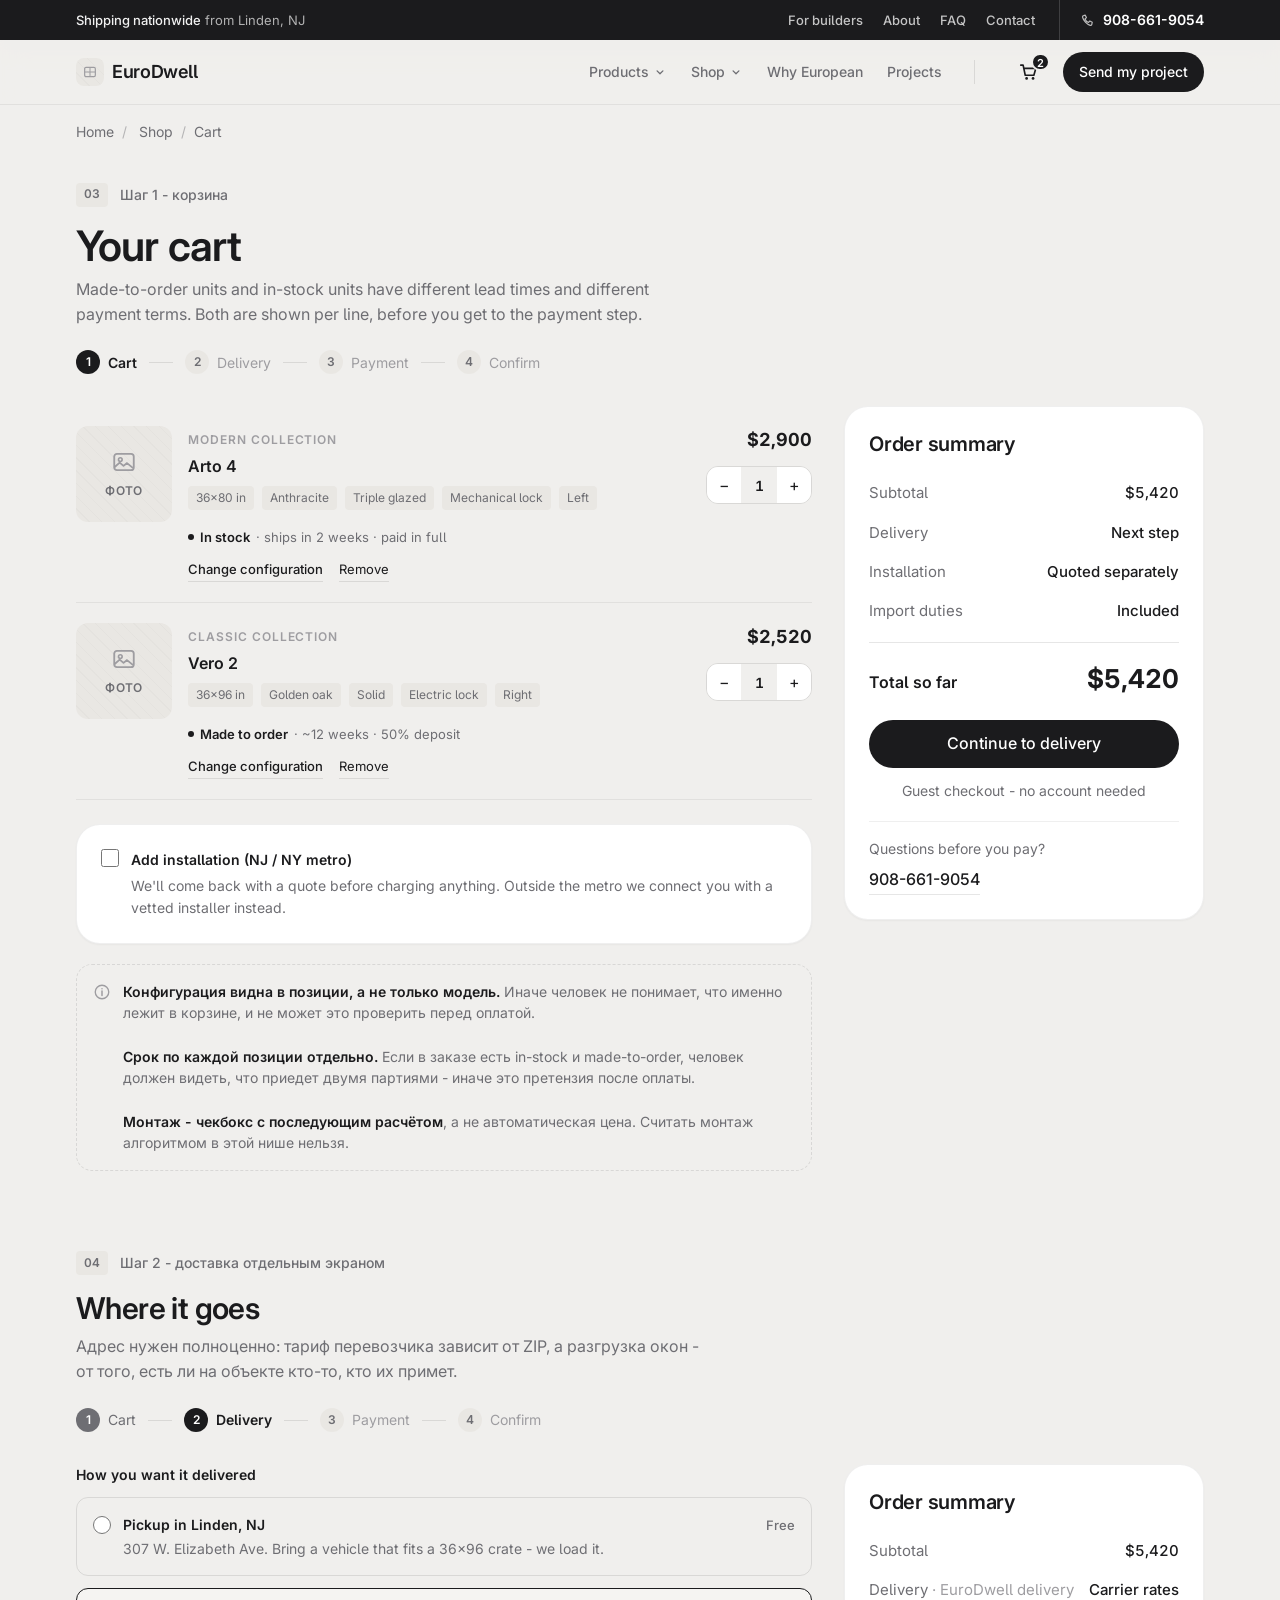
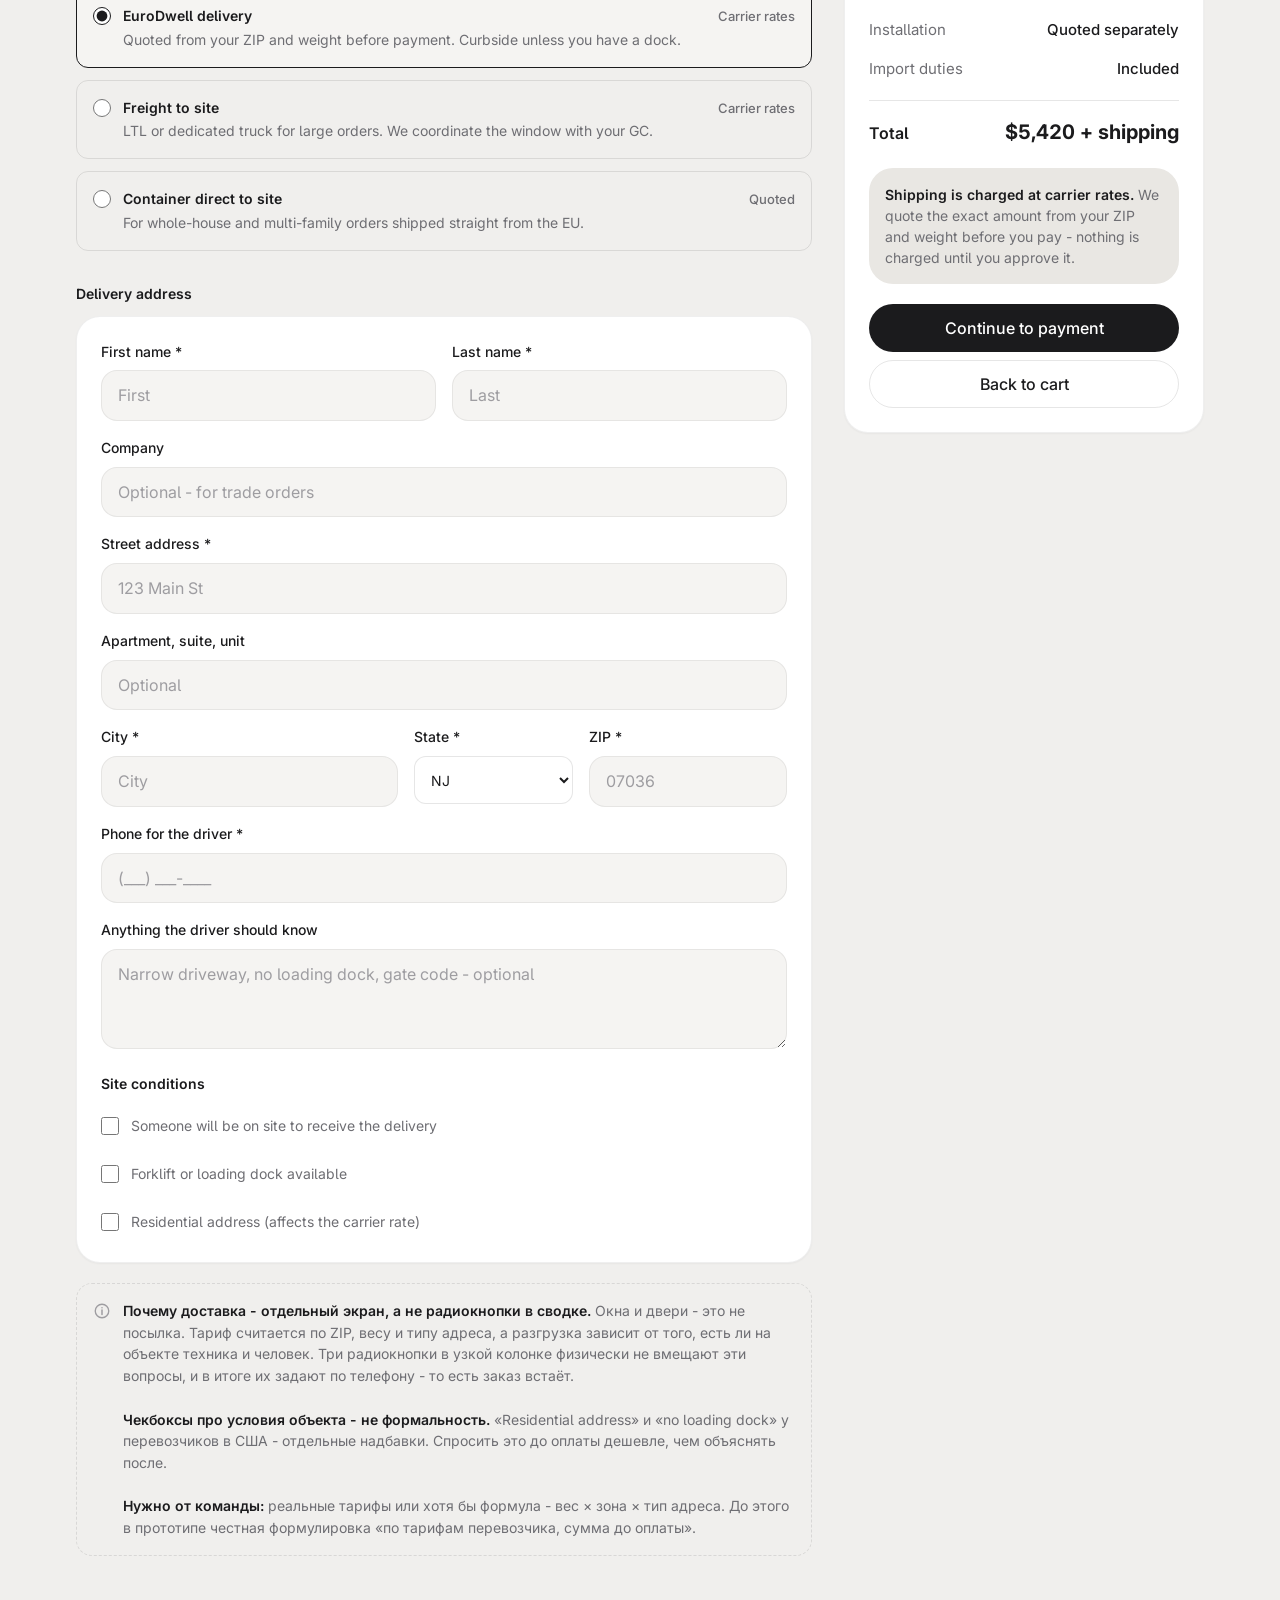
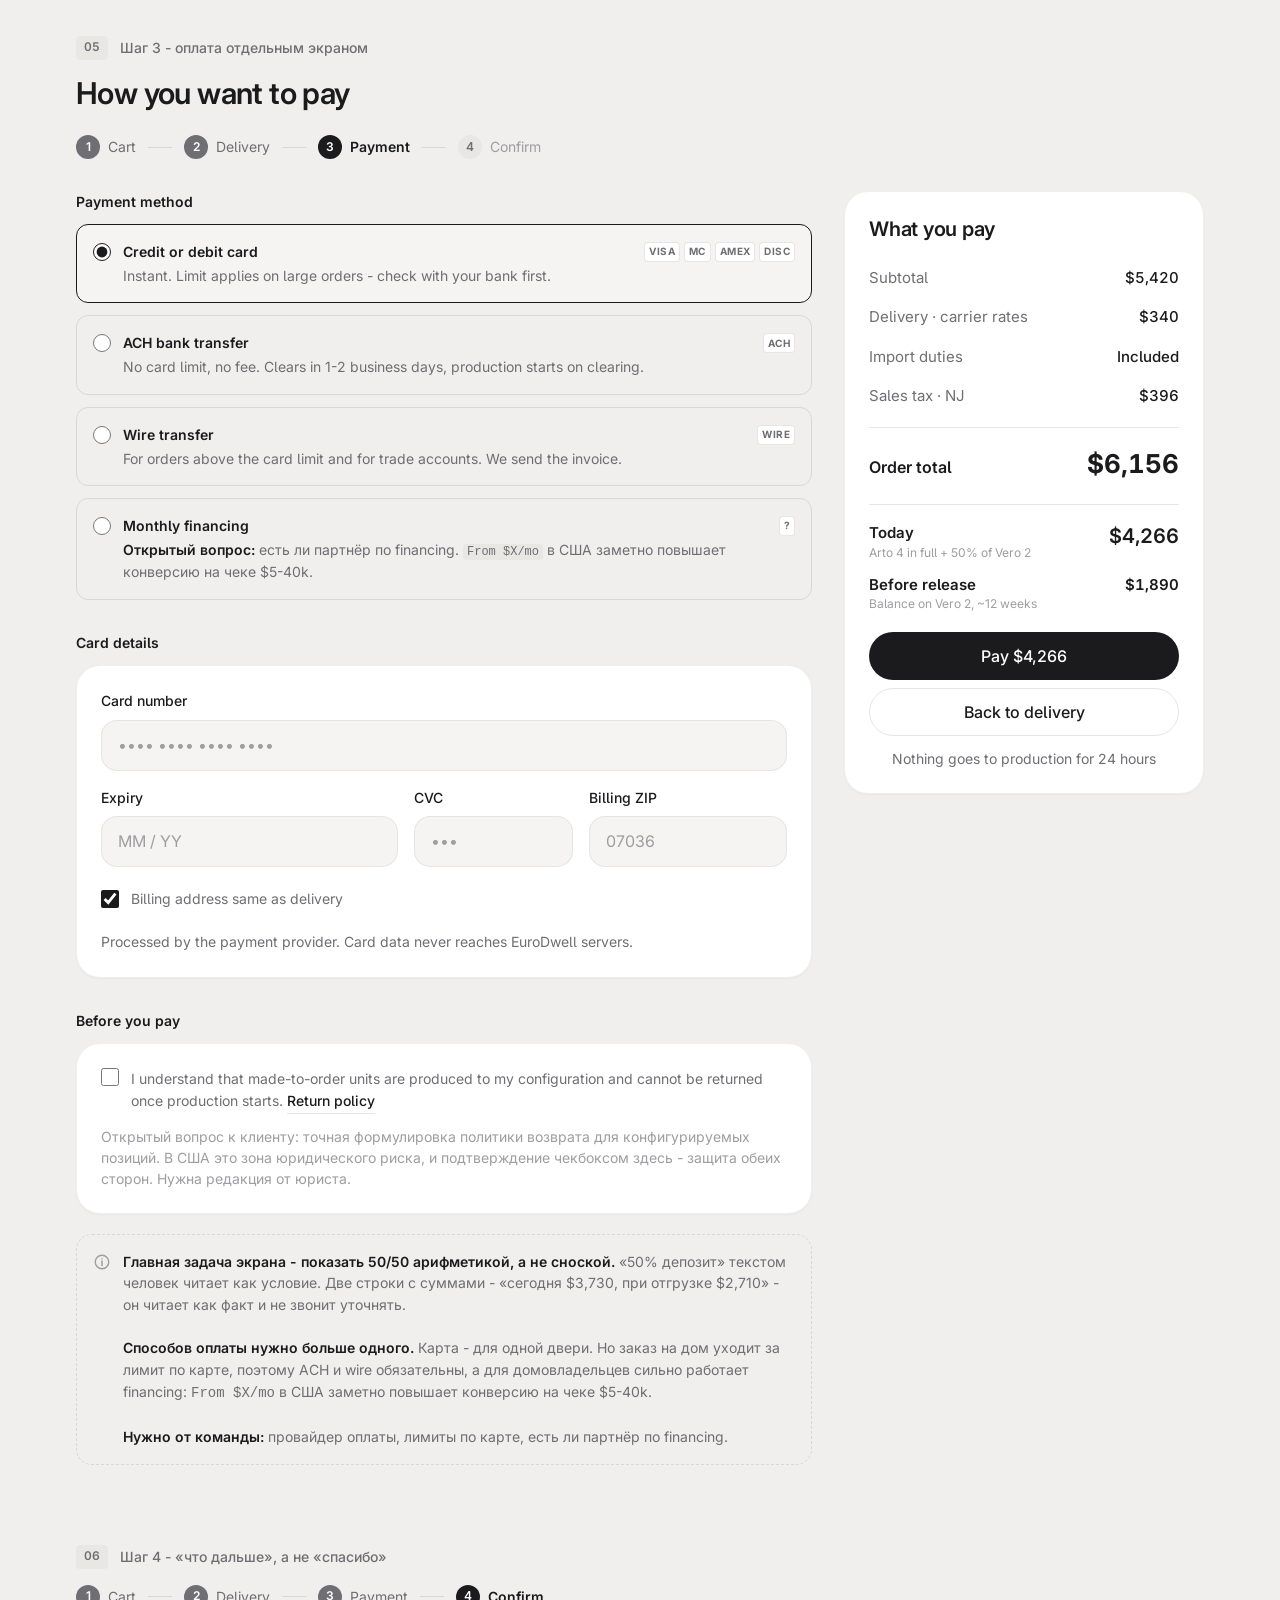
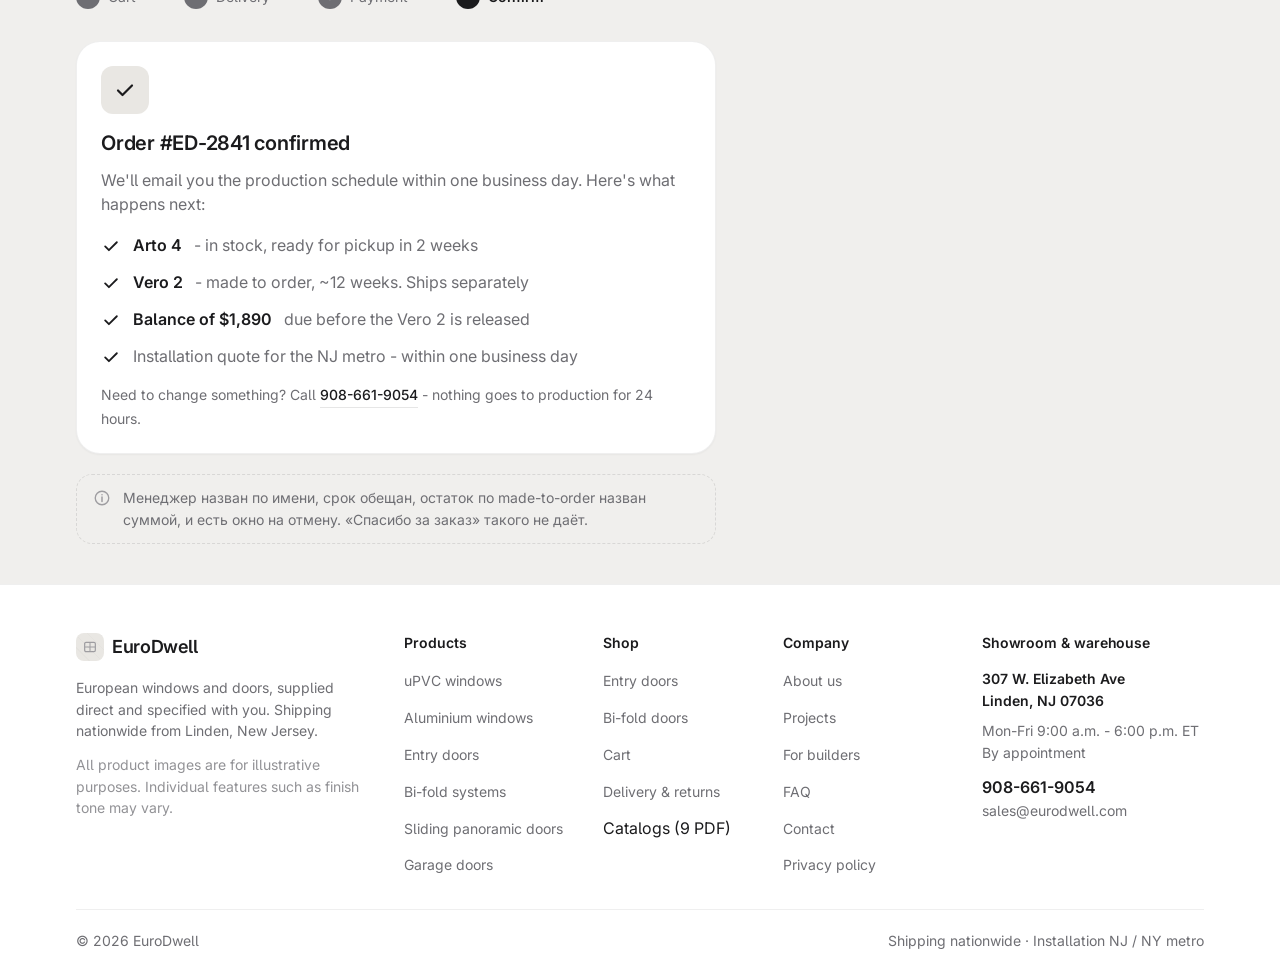
<file: cart-wireframe.html>
<!DOCTYPE html>
<html lang="en-US">
<head>
<meta charset="utf-8">
<meta name="viewport" content="width=device-width,initial-scale=1">
<!-- Microsoft Clarity: записи сессий, карты кликов и скроллов, JS-ошибки.
     Один и тот же тег на всех страницах прототипа - иначе переходы между
     ними разваливаются на отдельные сессии.
     Проверка на file:// - чтобы локальные прогоны не попадали в статистику. -->
<script>
(function(c,l,a,r,i,t,y){
  if(l.location.protocol==='file:')return;
  c[a]=c[a]||function(){(c[a].q=c[a].q||[]).push(arguments)};
  t=l.createElement(r);t.async=1;t.src="https://www.clarity.ms/tag/"+i;
  y=l.getElementsByTagName(r)[0];y.parentNode.insertBefore(t,y);
})(window, document, "clarity", "script", "xu4af9zcva");
</script>
<meta name="color-scheme" content="light">
<title>Your Cart - EuroDwell</title>
<meta name="description" content="Cart and checkout wireframe.">
<!-- Фавикон инлайном: прототип должен работать офлайн, без внешних файлов.
     Тот же знак, что в логотипе - рама окна с импостом. -->
<link rel="icon" href="data:image/svg+xml,%3Csvg xmlns='http://www.w3.org/2000/svg' viewBox='0 0 32 32'%3E%3Crect width='32' height='32' rx='7' fill='%231B1B1D'/%3E%3Cg stroke='%23ffffff' stroke-width='2' stroke-linecap='round' fill='none'%3E%3Crect x='8' y='8.5' width='16' height='15' rx='2'/%3E%3Cpath d='M16 8.5v15M8 16h16'/%3E%3C/g%3E%3C/svg%3E">
<link rel="preconnect" href="https://fonts.googleapis.com">
<link rel="preconnect" href="https://fonts.gstatic.com" crossorigin>
<link href="https://fonts.googleapis.com/css2?family=Inter:opsz,wght@14..32,400;14..32,500;14..32,600;14..32,700&display=swap" rel="stylesheet">
<style>
/* ═══════════════════════════════════════════════════════════════════
   EuroDwell - WIREFRAME главной
   Дисциплина Tran Mau Tri Tam: Inter 16/14, шаг 4px, радиусы 12-32,
   hairline-края. Но без цвета: акцент = более тёмный тон.
   Картинки - серые плейсхолдеры с иконкой и подписью формата.
   ═══════════════════════════════════════════════════════════════════ */

:root{
  /* Space - только кратное 4 */
  --s4:4px; --s8:8px; --s12:12px; --s16:16px; --s20:20px; --s24:24px;
  --s32:32px; --s40:40px; --s48:48px; --s64:64px; --s80:80px;

  /* Монохром. Иерархия = светлота, акцент = темнота */
  --canvas:#F0EFED;
  --surface:#FFFFFF;
  --fill:#E9E7E3;      /* плейсхолдеры, тональные панели */
  --fill2:#F5F4F2;     /* мягкая заливка */
  --ink:#1B1B1D;       /* акцент: primary-кнопка, важные цифры */
  --ink2:#6E6E73;      /* вторичный текст */
  --ink3:#9E9DA1;      /* подписи, иконки плейсхолдеров */
  --hair:rgba(27,27,29,.11);
  --hair2:rgba(27,27,29,.07);

  --r-chip:12px; --r-ctl:16px; --r-card:24px; --r-hero:32px; --r-pill:999px;
  --sh:0 1px 2px rgba(27,27,29,.04);
  --sh-lift:0 12px 28px rgba(27,27,29,.08), 0 2px 6px rgba(27,27,29,.04);

  --container:1176px;
  --header-h:64px;
  --dur:240ms; --ease:cubic-bezier(.22,1,.36,1);
}

*{box-sizing:border-box}
html{scroll-behavior:smooth;-webkit-text-size-adjust:100%}
body{
  margin:0;background:var(--canvas);color:var(--ink);
  font-family:"Inter",-apple-system,"Segoe UI",sans-serif;
  font-size:16px;font-weight:400;line-height:1.55;
  -webkit-font-smoothing:antialiased;font-feature-settings:"cv05"
}
img{max-width:100%;display:block}
a{color:inherit;text-decoration:none}
button{font:inherit}

h1,h2,h3,h4{margin:0;font-weight:600;letter-spacing:-.02em}
h1{font-size:clamp(30px,3.8vw,42px);line-height:1.1}
h2{font-size:clamp(24px,2.5vw,30px);line-height:1.18}
h3{font-size:20px;line-height:1.3;letter-spacing:-.012em}
h4{font-size:16px;line-height:1.4;letter-spacing:-.006em}
p{margin:0}

.t-sec{font-size:14px;line-height:1.5}
.t-m{color:var(--ink2)}
.t-m3{color:var(--ink3)}
.t-med{font-weight:500}.t-semi{font-weight:600}
.t-data{font-weight:700;font-size:clamp(28px,3vw,38px);line-height:1;
  letter-spacing:-.025em;font-variant-numeric:tabular-nums;white-space:nowrap}
.t-data--sm{font-size:22px}
.eyebrow{font-size:14px;font-weight:500;color:var(--ink2);margin:0}

:focus-visible{outline:2px solid var(--ink);outline-offset:3px;border-radius:var(--s8)}
::selection{background:var(--ink);color:#fff}

.wrap{max-width:var(--container);margin-inline:auto;padding-inline:var(--s24)}
.sec{padding-block:var(--s64)}
.sec--sm{padding-block:var(--s40)}
h1,h2,h3{scroll-margin-top:calc(var(--header-h) + var(--s24))}

.skiplink{position:absolute;left:-9999px;top:0;z-index:200;background:var(--ink);
  color:#fff;padding:var(--s12) var(--s20);border-radius:0 0 var(--r-chip) 0;font-weight:500}
.skiplink:focus{left:0}

/* ── Нумерация блоков: для правок на созвоне ── */
.bnum{
  display:inline-flex;align-items:center;justify-content:center;
  min-width:28px;height:24px;padding:0 var(--s8);border-radius:var(--s4);
  background:var(--fill);color:var(--ink2);
  font-size:12px;font-weight:600;font-variant-numeric:tabular-nums;
  letter-spacing:.02em;flex-shrink:0
}
.blabel{display:flex;align-items:center;gap:var(--s12);margin-bottom:var(--s16)}
.blabel .eyebrow{margin:0}

/* ── Аннотация для команды ── */
.note{
  display:flex;gap:var(--s12);align-items:flex-start;
  border:1px dashed var(--hair);border-radius:var(--r-ctl);
  padding:var(--s16);background:transparent;font-size:14px;color:var(--ink2)
}
.note b{color:var(--ink);font-weight:600}
.note svg{flex:0 0 18px;color:var(--ink3);margin-top:2px}
.note--tight{padding:var(--s12) var(--s16)}

/* ── Плейсхолдер изображения ── */
.ph{
  position:relative;background:var(--fill);border-radius:var(--r-ctl);
  display:grid;place-items:center;overflow:hidden;color:var(--ink3)
}
.ph::before{
  content:"";position:absolute;inset:0;opacity:.5;
  background-image:repeating-linear-gradient(45deg,
    rgba(27,27,29,.045) 0 1px, transparent 1px 9px)
}
.ph__in{position:relative;display:flex;flex-direction:column;align-items:center;
  gap:var(--s8);text-align:center;padding:var(--s16);max-width:320px}
.ph__t{font-size:12px;font-weight:600;letter-spacing:.04em;text-transform:uppercase;
  color:var(--ink2);line-height:1.4}
.ph--hero{aspect-ratio:4/3.2;border-radius:var(--r-hero)}
.ph--43{aspect-ratio:4/3}
.ph--169{aspect-ratio:16/10}
.ph--logo{aspect-ratio:5/2;border-radius:var(--s8)}

/* ── Buttons: акцент = тёмная заливка ── */
.btn{
  display:inline-flex;align-items:center;justify-content:center;gap:var(--s8);
  min-height:48px;padding:0 var(--s24);border:0;cursor:pointer;
  font-size:16px;font-weight:500;border-radius:var(--r-pill);white-space:nowrap;
  transition:transform var(--dur) var(--ease),background var(--dur) var(--ease),
             box-shadow var(--dur) var(--ease)
}
.btn:active{transform:scale(.97)}
.btn--primary{background:var(--ink);color:#fff}
.btn--primary:hover{background:#000}
.btn--white{background:var(--surface);color:var(--ink);font-weight:600;
  border:1px solid var(--hair);box-shadow:var(--sh)}
.btn--white:hover{background:var(--fill2)}
.btn--ghost{background:transparent;color:var(--ink);font-weight:500;
  border:1px solid var(--hair)}
.btn--ghost:hover{background:var(--fill2)}
.btn--soft{background:var(--fill);color:var(--ink);font-weight:500}
.btn--soft:hover{background:#DFDCD7}
.btn--sm{min-height:40px;padding:0 var(--s16);font-size:14px}
.btn--full{width:100%}

.alink{display:inline-flex;align-items:center;gap:var(--s8);font-weight:500;
  color:var(--ink);border-bottom:1px solid var(--hair);padding-bottom:2px;
  transition:gap var(--dur) var(--ease),border-color var(--dur) var(--ease)}
.alink:hover{gap:var(--s12);border-color:var(--ink)}

/* ── Cards / panels ── */
.card{background:var(--surface);border:1px solid var(--hair2);
  border-radius:var(--r-card);padding:var(--s24);box-shadow:var(--sh)}
.panel{background:var(--fill);border-radius:var(--r-card);padding:var(--s16)}
.panel--lg{padding:var(--s24)}

.chip{width:48px;height:48px;flex:0 0 48px;border-radius:var(--r-chip);
  background:var(--fill);color:var(--ink);display:grid;place-items:center}
.chip--sm{width:40px;height:40px;flex-basis:40px;border-radius:10px}
.chip--n{font-weight:600;font-size:16px}

.tag{display:inline-flex;align-items:center;gap:var(--s8);height:32px;padding:0 var(--s12);
  border-radius:var(--r-pill);background:var(--fill);color:var(--ink);
  font-size:14px;font-weight:500;white-space:nowrap}
.tag--dark{background:var(--ink);color:#fff}
.tag--onph{background:var(--surface);color:var(--ink);border:1px solid var(--hair)}

.g{display:grid}
.g2{grid-template-columns:repeat(2,minmax(0,1fr))}
.g3{grid-template-columns:repeat(3,minmax(0,1fr))}
.g4{grid-template-columns:repeat(4,minmax(0,1fr))}
.gap12{gap:var(--s12)}.gap16{gap:var(--s16)}.gap20{gap:var(--s20)}
.gap24{gap:var(--s24)}.gap40{gap:var(--s40)}

.shead{max-width:640px;margin-bottom:var(--s32)}
.shead h2{margin-bottom:var(--s12)}
.shead>p{color:var(--ink2)}

/* ── Header ── */
.hdr{position:sticky;top:0;z-index:60;background:rgba(240,239,237,.9);
  backdrop-filter:blur(14px);border-bottom:1px solid var(--hair2)}
.hdr__in{display:flex;align-items:center;gap:var(--s24);height:var(--header-h)}
.logo{display:flex;align-items:center;gap:var(--s8);font-size:18px;font-weight:600;
  letter-spacing:-.02em;flex-shrink:0}
.nav{display:flex;align-items:center;gap:var(--s24);margin-left:auto}
/* разделитель между навигацией и зоной действий */
.hdr__sep{width:1px;height:24px;background:var(--hair);flex-shrink:0;margin-inline:var(--s8)}

/* ── Мега-меню: группировка категорий (I5) ── */
.hdr__in{position:relative}
.nav__has{position:relative}
.nav__t{display:inline-flex;align-items:center;gap:var(--s4);min-height:40px;padding:0;
  background:none;border:0;cursor:pointer;font-size:14px;font-weight:500;color:var(--ink2);
  transition:color var(--dur) var(--ease)}
.nav__t:hover,.nav__t[aria-expanded="true"]{color:var(--ink)}
.nav__t svg{transition:transform var(--dur) var(--ease)}
.nav__t[aria-expanded="true"] svg{transform:rotate(180deg)}
.mm{
  position:absolute;left:0;right:0;top:100%;z-index:59;
  background:var(--surface);border-bottom:1px solid var(--hair);
  box-shadow:0 16px 32px rgba(27,27,29,.10)
}
.mm[hidden]{display:none}
.mm__in{display:grid;grid-template-columns:repeat(4,minmax(0,1fr));
  column-gap:var(--s32);row-gap:var(--s24);padding-block:var(--s32) var(--s24)}
.mm__in--sm{grid-template-columns:minmax(0,1fr) minmax(0,2fr)}
.mm__col{display:flex;flex-direction:column;gap:var(--s12);min-width:0}
.mm__h{font-size:12px;font-weight:600;letter-spacing:.08em;text-transform:uppercase;
  color:var(--ink3);margin:0 0 var(--s4)}
.mm__col a{font-size:15px;font-weight:500;color:var(--ink);display:flex;align-items:center;
  gap:var(--s8);min-height:28px}
.mm__col a:hover{color:var(--ink);text-decoration:underline;text-underline-offset:3px}
.mm__foot{grid-column:1/-1;display:flex;gap:var(--s32);flex-wrap:wrap;
  padding-top:var(--s20);border-top:1px solid var(--hair2)}
.mm__note{align-self:center;padding-left:var(--s24);border-left:1px solid var(--hair2)}

/* ── Корзина: перед CTA, с отбивкой ── */
.cart{position:relative;width:44px;height:44px;display:grid;place-items:center;
  border-radius:var(--r-chip);color:var(--ink);
  transition:background var(--dur) var(--ease)}
.cart:hover{background:var(--fill)}
.cart__n{position:absolute;top:3px;right:1px;min-width:18px;height:18px;padding:0 4px;
  border-radius:var(--r-pill);background:var(--ink);color:#fff;
  font-size:11px;font-weight:600;display:grid;place-items:center;
  border:2px solid var(--canvas)}

/* ── Группы категорий на главной ── */
.cgroup{margin-bottom:var(--s32)}
.cgroup:last-child{margin-bottom:0}
.cgroup__h{display:flex;align-items:baseline;gap:var(--s12);margin-bottom:var(--s16)}
.cgroup__h h3{font-size:16px;font-weight:600;margin:0}
.cgroup__h span{font-size:14px;color:var(--ink3)}
.cgroup__l{flex:1;height:1px;background:var(--hair2)}
.nav a{font-size:14px;font-weight:500;color:var(--ink2);display:inline-flex;
  align-items:center;gap:var(--s4);min-height:40px}
.nav a:hover,.nav a[aria-current]{color:var(--ink)}
.hdr__act{display:flex;align-items:center;gap:var(--s12);flex-shrink:0}
.tel{display:inline-flex;align-items:center;gap:var(--s8);min-height:44px;
  font-size:14px;font-weight:600;white-space:nowrap}
.tel .chip{width:36px;height:36px;flex-basis:36px;border-radius:10px}
.burger{display:none;width:44px;height:44px;align-items:center;justify-content:center;
  background:var(--surface);border:1px solid var(--hair);border-radius:var(--r-chip);cursor:pointer}
.geobar{background:var(--ink);color:rgba(255,255,255,.72);font-size:13px;padding:var(--s8) 0}
.geobar .wrap{display:flex;gap:var(--s24);justify-content:center;flex-wrap:wrap}
.geobar b{color:#fff;font-weight:500}

/* ── Верхняя тёмная строка: гео + вторичные страницы + телефон ── */
.topbar{background:var(--ink);color:rgba(255,255,255,.66);font-size:13px}
.topbar__in{display:flex;align-items:center;gap:var(--s24);min-height:40px}
.topbar__l{display:flex;align-items:center;gap:var(--s12);flex-shrink:0}
.topbar__l b{color:rgba(255,255,255,.94);font-weight:500}
.topbar__sep{width:1px;height:12px;background:rgba(255,255,255,.2);flex-shrink:0}
.topbar__nav{display:flex;align-items:center;gap:var(--s20);margin-left:auto}
.topbar__nav a{color:rgba(255,255,255,.74);font-weight:500;min-height:40px;
  display:inline-flex;align-items:center;transition:color var(--dur) var(--ease)}
.topbar__nav a:hover,.topbar__nav a[aria-current]{color:#fff}
.topbar__tel{display:inline-flex;align-items:center;gap:var(--s8);color:#fff;
  font-weight:600;font-size:14px;white-space:nowrap;flex-shrink:0;
  padding-left:var(--s20);border-left:1px solid rgba(255,255,255,.16);min-height:40px}
.topbar__tel svg{opacity:.7}

/* ── Hero ── */
.hero{padding-block:var(--s48) var(--s64)}
.hero__in{display:grid;grid-template-columns:minmax(0,1fr) minmax(0,1.02fr);
  gap:var(--s48);align-items:center}
.hero h1{margin-block:var(--s16)}
.hero__sub{font-size:16px;color:var(--ink2);max-width:46ch;margin-bottom:var(--s32)}
.hero__cta{display:flex;gap:var(--s12);flex-wrap:wrap;margin-bottom:var(--s32)}
.hero__media{position:relative}
.hero__float{position:absolute;right:-16px;bottom:-20px;background:var(--surface);
  border:1px solid var(--hair);border-radius:var(--r-card);padding:var(--s16);
  box-shadow:var(--sh-lift);display:flex;align-items:center;gap:var(--s12);max-width:256px}

.stats{display:grid;grid-template-columns:repeat(3,minmax(0,1fr));
  column-gap:var(--s24);row-gap:var(--s16)}
.stat{min-width:0}
.stat__v{display:block;margin-bottom:var(--s4)}
.stat__l{display:block;font-size:14px;color:var(--ink2);line-height:1.4}
.rate{display:inline-flex;align-items:center;gap:var(--s4)}
.rate svg{color:var(--ink)}

/* ── Списочные карточки ── */
.icard{display:flex;flex-direction:column;gap:var(--s16)}
.icard h4{margin-bottom:var(--s4)}
.icard .t-sec{color:var(--ink2)}

.split__c{display:block;transition:transform var(--dur) var(--ease),
  box-shadow var(--dur) var(--ease)}
.split__c:hover{transform:translateY(-3px);box-shadow:var(--sh-lift)}
.split__c .tag{margin-bottom:var(--s20)}
.split__c h3{margin-bottom:var(--s8)}
.split__c>p{color:var(--ink2);margin-bottom:var(--s20)}
/* пометка «ведёт на отдельную страницу» - только для вайрфрейма */
.pgtag{display:block;margin-top:var(--s12);font-size:12px;font-weight:500;
  letter-spacing:.02em;color:var(--ink3)}

/* ── Механизм: монохром, акцент = тёмное ── */
.mech{display:grid;grid-template-columns:repeat(2,minmax(0,1fr));gap:var(--s20)}
.mech__c{background:var(--surface);border:1px solid var(--hair2);border-radius:var(--r-card);
  padding:var(--s20);box-shadow:var(--sh);min-width:0;margin:0}
.mech__cap{display:flex;align-items:center;gap:var(--s8);margin-bottom:var(--s16)}
.mech__cap .dot{width:8px;height:8px;border-radius:50%;flex:0 0 8px;background:var(--ink3)}
.mech__c--eu .mech__cap .dot{background:var(--ink)}
.mech__cap span:last-child{font-size:14px;font-weight:500;color:var(--ink2)}
.mech__c--eu .mech__cap span:last-child{color:var(--ink);font-weight:600}
.mech__stage{background:var(--fill2);border:1px solid var(--hair2);
  border-radius:var(--r-ctl);padding:var(--s16);margin-bottom:var(--s16)}
.mech__svg{width:100%;height:auto;display:block}
.mech__lbl{font-family:"Inter",sans-serif;font-size:9px;font-weight:500;fill:#9E9DA1}
.mech__lbl--ink{fill:#1B1B1D;font-weight:600}
.mech__note{font-size:14px;color:var(--ink2);margin:0}
.mech__note b{color:var(--ink);font-weight:600}
.mech__ctl{display:flex;align-items:center;gap:var(--s16);margin-top:var(--s16);flex-wrap:wrap}
.mech__ctl--top{margin-top:0;margin-bottom:var(--s16)}

.air{opacity:0}
.mechbox.play .air{animation:leak 2.8s linear infinite}
.mechbox.play .a2{animation-delay:.55s}
.mechbox.play .a3{animation-delay:1.1s}
@keyframes leak{0%{opacity:0;transform:translateX(9px)}18%{opacity:1}72%{opacity:.85}
  100%{opacity:0;transform:translateX(-14px)}}
.sash,.gk,.cam__r,.pull{transform-box:fill-box}
.sash{transform-origin:center;transition:transform 820ms var(--ease)}
.gk{transform-origin:left center;transition:transform 820ms var(--ease)}
.cam__r{transform-origin:center;transition:transform 820ms var(--ease)}
.seal{opacity:0;transition:opacity 320ms var(--ease) 260ms}
.pull{opacity:1;transition:opacity 240ms var(--ease)}
.mechbox.clamped .sash{transform:translateX(-12px)}
.mechbox.clamped .gk{transform:scaleX(.44)}
.mechbox.clamped .cam__r{transform:rotate(90deg)}
.mechbox.clamped .seal{opacity:1}
.mechbox.clamped .pull{opacity:0}

/* ── Плитки категорий ── */
.tile{display:block;background:var(--surface);border:1px solid var(--hair2);
  border-radius:var(--r-card);padding:var(--s12) var(--s12) var(--s16);
  box-shadow:var(--sh);transition:transform var(--dur) var(--ease),
  box-shadow var(--dur) var(--ease)}
.tile:hover{transform:translateY(-3px);box-shadow:var(--sh-lift)}
.tile .ph{aspect-ratio:4/3}
.tile__badge{position:absolute;top:var(--s12);left:var(--s12);z-index:2}
.tile__b{display:flex;align-items:flex-start;gap:var(--s12);padding:var(--s16) var(--s8) 0}
.tile__t{min-width:0;flex:1}
.tile__t h4{margin-bottom:var(--s4);overflow:hidden;text-overflow:ellipsis;white-space:nowrap}
.tile__t .t-sec{display:block;color:var(--ink2);overflow:hidden;
  text-overflow:ellipsis;white-space:nowrap}
.tile__ar{flex:0 0 24px;color:var(--ink3);margin-top:var(--s4);
  transition:transform var(--dur) var(--ease),color var(--dur) var(--ease)}
.tile:hover .tile__ar{transform:translateX(4px);color:var(--ink)}

/* ── Steps ── */
.steps{display:flex;flex-direction:column;gap:var(--s12)}
.step{display:flex;gap:var(--s16);align-items:flex-start;background:var(--surface);
  border:1px solid var(--hair2);border-radius:var(--r-ctl);padding:var(--s20)}
.step__t{min-width:0;flex:1}
.step__t h4{margin-bottom:var(--s4)}
.step__t .t-sec{color:var(--ink2)}

/* ── Warranty ── */
.warr{display:grid;grid-template-columns:minmax(0,1fr) auto;gap:var(--s40);align-items:center}
.warr__n{display:flex;align-items:baseline;gap:var(--s12)}
.warr__n span{font-weight:700;font-size:clamp(64px,9vw,116px);line-height:.86;
  letter-spacing:-.05em;font-variant-numeric:tabular-nums;color:var(--ink)}
.warr__n small{font-size:16px;font-weight:500;color:var(--ink2)}

/* ── Cases ── */
.cs{background:var(--surface);border:1px solid var(--hair2);border-radius:var(--r-card);
  padding:var(--s12) var(--s12) var(--s20);box-shadow:var(--sh);
  display:flex;flex-direction:column;min-width:0}
.cs .ph{margin-bottom:var(--s16)}
.cs__b{padding-inline:var(--s8);display:flex;flex-direction:column;gap:var(--s8);
  flex:1;min-width:0}
.cs__meta{font-size:14px;font-weight:500;color:var(--ink2)}
.cs__facts{font-size:14px;color:var(--ink2);margin:0}
.cs__b .alink{margin-top:auto;padding-top:var(--s8);align-self:flex-start}

/* ── Logos ── */
.logos{display:grid;grid-template-columns:repeat(6,minmax(0,1fr));
  column-gap:var(--s20);row-gap:var(--s16)}

/* ── FAQ ── */
.faq{background:var(--surface);border:1px solid var(--hair2);border-radius:var(--r-card);
  box-shadow:var(--sh);overflow:hidden}
.faq__i + .faq__i{border-top:1px solid var(--hair2)}
.faq__q{width:100%;background:none;border:0;cursor:pointer;text-align:left;
  display:flex;align-items:center;gap:var(--s16);padding:var(--s20) var(--s24);
  min-height:64px;font-size:16px;font-weight:500;color:var(--ink)}
.faq__q>span:first-child{flex:1;min-width:0}
.faq__q .faq__ic{flex:0 0 32px;width:32px;height:32px;border-radius:10px;background:var(--fill);
  display:grid;place-items:center;color:var(--ink2);
  transition:transform var(--dur) var(--ease),background var(--dur) var(--ease),
             color var(--dur) var(--ease)}
.faq__i[open] .faq__ic{transform:rotate(180deg);background:var(--ink);color:#fff}
.faq__a{overflow:hidden;height:0;transition:height 320ms var(--ease)}
.faq__a>div{padding:0 var(--s24) var(--s24);color:var(--ink2);max-width:72ch}
.faq__a b{color:var(--ink);font-weight:600}

/* ── Форма ── */
.form{display:flex;flex-direction:column;gap:var(--s16)}
.frow{display:grid;grid-template-columns:repeat(2,minmax(0,1fr));gap:var(--s16)}
.field{display:flex;flex-direction:column;gap:var(--s8);min-width:0}
.field label{font-size:14px;font-weight:500}
.field label i{font-style:normal;color:var(--ink)}
.field input,.field textarea{
  width:100%;min-height:48px;padding:var(--s12) var(--s16);background:var(--fill2);
  border:1px solid var(--hair2);border-radius:var(--r-ctl);
  font:inherit;font-size:16px;color:var(--ink);
  transition:border-color var(--dur) var(--ease),background var(--dur) var(--ease),
             box-shadow var(--dur) var(--ease)}
.field textarea{min-height:100px;resize:vertical;line-height:1.5}
.field input::placeholder,.field textarea::placeholder{color:var(--ink3)}
.field input:focus,.field textarea:focus{outline:none;background:var(--surface);
  border-color:var(--ink);box-shadow:0 0 0 3px rgba(27,27,29,.10)}
.field .hint{font-size:14px;color:var(--ink2)}
.field .err{display:none;align-items:center;gap:var(--s8);font-size:14px;
  color:var(--ink);font-weight:500}
.field.bad input,.field.bad textarea{border-color:var(--ink);
  box-shadow:0 0 0 3px rgba(27,27,29,.08)}
.field.bad .err{display:flex}
.drop{display:flex;align-items:center;gap:var(--s12);min-height:64px;padding:var(--s16);
  background:var(--fill2);border:1px dashed var(--hair);border-radius:var(--r-ctl);
  cursor:pointer;font-size:14px;color:var(--ink2)}
.drop:hover{border-color:var(--ink);background:var(--surface)}
.drop input{display:none}
.drop span{min-width:0;flex:1}
.fnote{font-size:14px;color:var(--ink2);margin:0}
.falt{font-size:14px;color:var(--ink2);margin:0;padding-top:var(--s16);
  border-top:1px solid var(--hair2)}
.fdone{display:none;background:var(--surface);border:1px solid var(--hair);
  border-radius:var(--r-card);padding:var(--s32);box-shadow:var(--sh)}
.fdone h3{margin-bottom:var(--s12)}

.ticks{list-style:none;padding:0;margin:0;display:flex;flex-direction:column;gap:var(--s12)}
.ticks li{display:flex;gap:var(--s12);align-items:flex-start;font-size:16px;color:var(--ink2)}
.ticks li svg{flex:0 0 20px;color:var(--ink);margin-top:3px}

.blist{list-style:none;padding:0;margin:0;display:flex;flex-direction:column}
.blist li{display:flex;gap:var(--s12);align-items:flex-start;padding-block:var(--s16);
  font-size:16px;color:var(--ink2)}
.blist li + li{border-top:1px solid var(--hair2)}
.blist b{color:var(--ink);font-weight:600}

/* ── Footer ── */
.ftr{background:var(--surface);border-top:1px solid var(--hair2);
  padding-block:var(--s48) var(--s24)}
.ftr__g{display:grid;grid-template-columns:1.6fr .9fr .8fr .9fr 1.2fr;gap:var(--s32)}
.ftr h4{font-size:14px;font-weight:600;margin-bottom:var(--s16)}
.ftr ul{list-style:none;padding:0;margin:0;display:flex;flex-direction:column;gap:var(--s12)}
.ftr a,.ftr p{font-size:14px;color:var(--ink2)}
.ftr a:hover{color:var(--ink)}
.ftr__b{display:flex;justify-content:space-between;gap:var(--s24);flex-wrap:wrap;
  margin-top:var(--s32);padding-top:var(--s20);border-top:1px solid var(--hair2);
  font-size:14px;color:var(--ink2)}

/* ═══ Страница категории ═══ */
.crumbs{font-size:14px;color:var(--ink2);padding-block:var(--s16) 0}
.crumbs a:hover{color:var(--ink);text-decoration:underline;text-underline-offset:3px}
.crumbs span{opacity:.45;margin-inline:var(--s8)}

.chero{padding-block:var(--s32) var(--s48)}
.chero__in{display:grid;grid-template-columns:minmax(0,1fr) minmax(0,1.02fr);
  gap:var(--s48);align-items:center}
.chero h1{margin-block:var(--s16);font-size:clamp(28px,3.4vw,38px)}

/* таблицы сравнения */
/* overflow-x:auto прокручивает таблицу, но НЕ отсекает её min-content:
   640px «просачиваются» вверх по дереву, Chrome на мобильном решает, что страница
   не помещается, и расширяет layout viewport - вся вёрстка уезжает вправо.
   contain:inline-size делает ширину контейнера независимой от содержимого. */
.tscroll{overflow-x:auto;-webkit-overflow-scrolling:touch;max-width:100%;
  contain:inline-size}
.cmp{width:100%;border-collapse:collapse;font-size:15px;min-width:640px}
.cmp th,.cmp td{padding:var(--s16);text-align:left;vertical-align:top;
  border-bottom:1px solid var(--hair2)}
.cmp thead th{font-size:12px;letter-spacing:.08em;text-transform:uppercase;
  color:var(--ink3);font-weight:600;border-bottom:1px solid var(--ink)}
.cmp th:first-child{width:22%;font-weight:600;color:var(--ink);font-size:15px;
  letter-spacing:0;text-transform:none}
.cmp .col-eu{background:var(--fill2);border-left:3px solid var(--ink)}
.cmp thead .col-eu{color:var(--ink);font-weight:700}
.cmp tbody .col-eu{font-weight:500}
.cmp__span{background:var(--fill);font-size:14px;color:var(--ink2)}
/* nowrap нужен коротким пропускам вида «0.__ CFM», но длинная пометка
   с ним раздувает таблицу и вместе с ней всю страницу на мобильном */
.todo{color:var(--ink);font-weight:600;background:var(--fill);
  padding:2px var(--s8);border-radius:var(--s4);white-space:nowrap}
.todo--wrap{white-space:normal;display:inline-block}

/* спеки */
.specs{width:100%;border-collapse:collapse;font-size:15px}
.specs th,.specs td{padding:var(--s12) 0;text-align:left;vertical-align:top;
  border-bottom:1px solid var(--hair2)}
.specs th{font-weight:400;color:var(--ink2);width:46%}
.specs td{font-weight:600;font-variant-numeric:tabular-nums}

/* карточка с акцентом */
.card--mark{border-color:var(--ink);box-shadow:0 0 0 3px rgba(27,27,29,.06)}

/* формы окон */
.shapes{display:grid;grid-template-columns:repeat(6,minmax(0,1fr));gap:var(--s16)}
.shape{aspect-ratio:1;border:1px solid var(--hair2);border-radius:var(--r-ctl);
  background:var(--surface);display:flex;flex-direction:column;align-items:center;
  justify-content:center;gap:var(--s8);padding:var(--s16);box-shadow:var(--sh)}
.shape svg{width:100%;max-width:64px;height:auto;color:var(--ink2)}
.shape span{font-size:12px;font-weight:500;color:var(--ink3);text-align:center;line-height:1.3}

/* опции */
.opt{background:var(--surface);border:1px solid var(--hair2);border-radius:var(--r-card);
  overflow:hidden;box-shadow:var(--sh)}
.opt__h{padding:var(--s16) var(--s20);border-bottom:1px solid var(--hair2);
  background:var(--fill2);font-size:16px;font-weight:600}
.opt__b{padding:var(--s20);font-size:14px;color:var(--ink2)}
.sw{display:flex;gap:var(--s8);flex-wrap:wrap;margin-bottom:var(--s12)}
.sw i{width:32px;height:32px;border-radius:var(--s8);border:1px solid var(--hair);display:block}

/* таймлайн */
.tl{display:grid;grid-template-columns:repeat(4,minmax(0,1fr));gap:var(--s24)}
.tl__i{position:relative;padding-top:var(--s24);min-width:0}
.tl__i::before{content:"";position:absolute;top:5px;left:0;right:0;height:1px;background:var(--hair)}
.tl__i::after{content:"";position:absolute;top:1px;left:0;width:9px;height:9px;
  border-radius:50%;background:var(--ink)}
.tl__t{font-size:12px;font-weight:600;letter-spacing:.08em;text-transform:uppercase;
  color:var(--ink3);display:block;margin-bottom:var(--s8)}
.tl__i h4{margin-bottom:var(--s8)}
.tl__i p{font-size:14px;color:var(--ink2);margin:0}

/* мостик */
.bridge{display:flex;gap:var(--s32);align-items:center;justify-content:space-between;
  background:var(--surface);border:1px solid var(--hair2);border-left:3px solid var(--ink);
  border-radius:var(--r-card);padding:var(--s24) var(--s32);box-shadow:var(--sh);flex-wrap:wrap}

/* ═══════════════════════════════════════════════════════
   МАГАЗИН: листинг, фильтры, карточка товара, корзина
   ═══════════════════════════════════════════════════════ */

/* ── Полоска доверия магазина ── */
.tstrip{display:flex;gap:var(--s24);flex-wrap:wrap;background:var(--fill);
  border-radius:var(--r-ctl);padding:var(--s16) var(--s20);font-size:14px;color:var(--ink2)}
.tstrip span{display:inline-flex;align-items:center;gap:var(--s8)}
.tstrip b{color:var(--ink);font-weight:600}

/* ── Раскладка листинга ── */
.shop{display:grid;grid-template-columns:264px minmax(0,1fr);gap:var(--s32);align-items:start}
.fbar{display:flex;align-items:center;justify-content:space-between;gap:var(--s16);
  margin-bottom:var(--s20);flex-wrap:wrap}
.fbar__n{font-size:14px;color:var(--ink2)}
.fbar__n b{color:var(--ink);font-weight:600}
.fbar__r{display:flex;align-items:center;gap:var(--s12)}
.sel{height:40px;padding:0 var(--s12);border:1px solid var(--hair);border-radius:var(--r-chip);
  background:var(--surface);font:inherit;font-size:14px;color:var(--ink);cursor:pointer}
.mfilt{display:none}

/* применённые фильтры чипами */
.chips{display:flex;gap:var(--s8);flex-wrap:wrap;margin-bottom:var(--s16)}
.chip-f{display:inline-flex;align-items:center;gap:var(--s8);height:32px;padding:0 var(--s8) 0 var(--s12);
  border-radius:var(--r-pill);background:var(--ink);color:#fff;font-size:13px;font-weight:500}
.chip-f button{width:18px;height:18px;border:0;border-radius:50%;background:rgba(255,255,255,.22);
  color:#fff;cursor:pointer;display:grid;place-items:center;font-size:11px;line-height:1;padding:0}
.chips .alink{align-self:center;font-size:13px}

/* панель фильтров */
.filters{background:var(--surface);border:1px solid var(--hair2);border-radius:var(--r-card);
  box-shadow:var(--sh);overflow:hidden;position:sticky;top:calc(var(--header-h) + 16px)}
.fgrp{border-bottom:1px solid var(--hair2);padding:var(--s16) var(--s20)}
.fgrp:last-child{border-bottom:0}
.fgrp__h{display:flex;align-items:center;justify-content:space-between;gap:var(--s8);
  font-size:14px;font-weight:600;margin-bottom:var(--s12)}
.fopt{display:flex;align-items:center;gap:var(--s12);min-height:32px;font-size:14px;
  color:var(--ink2);cursor:pointer}
.fopt input{width:18px;height:18px;accent-color:var(--ink);flex-shrink:0;margin:0}
.fopt span{flex:1;min-width:0}
.fopt em{font-style:normal;color:var(--ink3);font-size:13px;font-variant-numeric:tabular-nums}
.fopt.off{opacity:.42;cursor:not-allowed}
.fsw{display:flex;gap:var(--s8);flex-wrap:wrap}
.fsw i{width:32px;height:32px;border-radius:var(--s8);border:1px solid var(--hair);
  display:block;cursor:pointer;transition:box-shadow var(--dur) var(--ease)}
.fsw i:hover{box-shadow:0 0 0 2px var(--ink)}
.fsize{display:flex;align-items:center;gap:var(--s8)}
.fsize input{width:100%;min-width:0;height:40px;padding:0 var(--s12);background:var(--fill2);
  border:1px solid var(--hair2);border-radius:var(--r-chip);font:inherit;font-size:14px}
.fsize span{color:var(--ink3);flex-shrink:0}
.fpre{display:flex;gap:var(--s8);flex-wrap:wrap;margin-top:var(--s8)}
.fpre button{height:28px;padding:0 var(--s12);border:1px solid var(--hair);border-radius:var(--r-pill);
  background:var(--surface);font:inherit;font-size:13px;color:var(--ink2);cursor:pointer}
.fpre button:hover{border-color:var(--ink);color:var(--ink)}
.fmore{width:100%;min-height:44px;background:var(--fill2);border:0;border-top:1px solid var(--hair2);
  font:inherit;font-size:14px;font-weight:500;color:var(--ink);cursor:pointer}

/* ── Плитка товара с ценой ── */
.pgrid{display:grid;grid-template-columns:repeat(3,minmax(0,1fr));gap:var(--s20)}
.pcard{background:var(--surface);border:1px solid var(--hair2);border-radius:var(--r-card);
  padding:var(--s12);box-shadow:var(--sh);display:flex;flex-direction:column;min-width:0;
  transition:transform var(--dur) var(--ease),box-shadow var(--dur) var(--ease)}
.pcard:hover{transform:translateY(-3px);box-shadow:var(--sh-lift)}
.pcard .ph{aspect-ratio:4/3;margin-bottom:var(--s16)}
.pcard__badge{position:absolute;top:var(--s12);left:var(--s12);z-index:2}
.pcard__b{padding:0 var(--s8) var(--s4);display:flex;flex-direction:column;gap:var(--s8);
  flex:1;min-width:0}
.pcard__eyebrow{font-size:12px;font-weight:600;letter-spacing:.08em;text-transform:uppercase;
  color:var(--ink3)}
.pcard__b h4{margin:0;overflow:hidden;text-overflow:ellipsis;white-space:nowrap}
.pcard__spec{font-size:13px;color:var(--ink2);margin:0;overflow:hidden;
  text-overflow:ellipsis;white-space:nowrap}
.pcard__sw{display:flex;gap:6px;align-items:center}
.pcard__sw i{width:18px;height:18px;border-radius:50%;border:1px solid var(--hair);display:block}
.pcard__sw em{font-style:normal;font-size:12px;color:var(--ink3);margin-left:2px}
.pcard__price{display:flex;align-items:baseline;gap:var(--s8);margin-top:var(--s4)}
.pcard__price b{font-size:22px;font-weight:700;letter-spacing:-.02em;font-variant-numeric:tabular-nums;
  white-space:nowrap}
/* «from» - служебное слово, не должно читаться как часть суммы */
.pcard__price b i{font-style:normal;font-size:13px;font-weight:500;color:var(--ink2);
  letter-spacing:0;margin-right:2px}
.pcard__price span{font-size:12px;color:var(--ink3)}
.pcard__lead{font-size:13px;color:var(--ink2);display:inline-flex;align-items:center;gap:6px}
.pcard__lead i{width:6px;height:6px;border-radius:50%;background:var(--ink);display:block;flex-shrink:0}
.pcard__lead.slow i{background:var(--ink3)}
.pcard .btn{margin-top:var(--s12)}

/* ── Карточка товара (PDP) ── */
.pdp{display:grid;grid-template-columns:minmax(0,1.05fr) minmax(0,.95fr);gap:var(--s40);
  align-items:start}
.gal__main{margin-bottom:var(--s12)}
.gal__main .ph{aspect-ratio:4/3;border-radius:var(--r-card)}
.gal__thumbs{display:grid;grid-template-columns:repeat(4,minmax(0,1fr));gap:var(--s12)}
.gal__thumbs .ph{aspect-ratio:1;border-radius:var(--r-chip);cursor:pointer}
.gal__thumbs .ph.on{outline:2px solid var(--ink);outline-offset:2px}

.pdp__side{position:sticky;top:calc(var(--header-h) + 16px);min-width:0}
/* две вторичные кнопки: nowrap внутри .btn не даёт колонке сжаться,
   поэтому на узких экранах они переходят в столбик */
.pdp__acts{display:grid;grid-template-columns:1fr 1fr;gap:var(--s12);margin-top:var(--s12)}
.pdp__acts .btn{min-width:0}
.pdp__eyebrow{font-size:12px;font-weight:600;letter-spacing:.08em;text-transform:uppercase;
  color:var(--ink3);margin-bottom:var(--s8)}
.pdp__rate{display:inline-flex;align-items:center;gap:var(--s8);font-size:14px;color:var(--ink2);
  margin-block:var(--s12)}
.pdp__price{display:flex;align-items:baseline;gap:var(--s12);margin-block:var(--s16) var(--s4)}
.pdp__price b{font-size:34px;font-weight:700;letter-spacing:-.025em;font-variant-numeric:tabular-nums}
.pdp__pnote{font-size:13px;color:var(--ink2);margin:0 0 var(--s20)}

/* конфигуратор */
.cfg{background:var(--surface);border:1px solid var(--hair2);border-radius:var(--r-card);
  box-shadow:var(--sh);overflow:hidden;margin-bottom:var(--s20)}
.cfg__g{padding:var(--s16) var(--s20);border-bottom:1px solid var(--hair2)}
.cfg__h{display:flex;align-items:center;gap:var(--s8);font-size:14px;font-weight:600;
  margin-bottom:var(--s12)}
.cfg__h b{width:20px;height:20px;border-radius:50%;background:var(--fill);color:var(--ink2);
  font-size:11px;font-weight:600;display:grid;place-items:center;flex-shrink:0}
.cfg__hint{font-size:13px;color:var(--ink3);margin:var(--s8) 0 0;display:flex;gap:6px}
.seg{display:flex;gap:var(--s8);flex-wrap:wrap}
.seg button{min-height:40px;padding:0 var(--s16);border:1px solid var(--hair);
  border-radius:var(--r-chip);background:var(--surface);font:inherit;font-size:14px;
  font-weight:500;color:var(--ink2);cursor:pointer;display:inline-flex;align-items:center;gap:var(--s8);
  transition:border-color var(--dur) var(--ease),color var(--dur) var(--ease),background var(--dur) var(--ease)}
.seg button:hover{border-color:var(--ink3)}
.seg button[aria-pressed="true"]{background:var(--ink);border-color:var(--ink);color:#fff}
.seg button i{font-style:normal;font-size:12px;opacity:.7;font-variant-numeric:tabular-nums}
.cfg__sw{display:flex;gap:var(--s8);flex-wrap:wrap;align-items:center}
.cfg__sw button{width:36px;height:36px;border-radius:var(--s8);border:1px solid var(--hair);
  cursor:pointer;padding:0}
.cfg__sw button[aria-pressed="true"]{outline:2px solid var(--ink);outline-offset:2px}
.cfg__sw .more{width:auto;padding:0 var(--s12);height:36px;background:var(--fill2);
  font:inherit;font-size:13px;color:var(--ink2)}
.cfg__adv{width:100%;min-height:44px;background:var(--fill2);border:0;font:inherit;font-size:14px;
  font-weight:500;color:var(--ink);cursor:pointer;text-align:left;padding-inline:var(--s20)}
.cfg__sum{padding:var(--s16) var(--s20);background:var(--fill2)}
.cfg__row{display:flex;justify-content:space-between;gap:var(--s12);font-size:14px;
  color:var(--ink2);padding-block:4px}
.cfg__row b{color:var(--ink);font-weight:500;font-variant-numeric:tabular-nums}
.cfg__row--tot{border-top:1px solid var(--hair);margin-top:var(--s8);padding-top:var(--s12);
  font-size:16px;color:var(--ink)}
.cfg__row--tot b{font-weight:700;font-size:20px}

.plist{list-style:none;padding:0;margin:var(--s20) 0 0;display:flex;flex-direction:column;gap:var(--s12)}
.plist li{display:flex;gap:var(--s12);align-items:flex-start;font-size:14px;color:var(--ink2)}
.plist li svg{flex:0 0 18px;color:var(--ink);margin-top:2px}

/* что входит / не входит */
.incl{display:grid;grid-template-columns:repeat(2,minmax(0,1fr));gap:var(--s32)}
.incl ul{list-style:none;padding:0;margin:0;display:flex;flex-direction:column;gap:var(--s12)}
.incl li{display:flex;gap:var(--s12);font-size:15px;color:var(--ink2)}
.incl li svg{flex:0 0 18px;margin-top:3px}
.incl--no li svg{color:var(--ink3)}
.incl--no li{color:var(--ink3)}

/* sticky bar товара */
.pbar{position:fixed;left:0;right:0;bottom:0;z-index:69;display:none;
  background:rgba(255,255,255,.96);backdrop-filter:blur(14px);border-top:1px solid var(--hair);
  padding:var(--s12) 0}
.pbar.on{display:block}
.pbar__in{display:flex;align-items:center;gap:var(--s16)}
.pbar .ph{width:44px;height:44px;flex:0 0 44px;border-radius:var(--s8)}
.pbar__t{min-width:0;flex:1}
.pbar__t b{display:block;font-size:15px;font-weight:600;overflow:hidden;
  text-overflow:ellipsis;white-space:nowrap}
.pbar__t span{font-size:13px;color:var(--ink2)}
.pbar__p{font-size:20px;font-weight:700;font-variant-numeric:tabular-nums;flex-shrink:0}

/* ── Корзина ── */
.steps-h{display:flex;align-items:center;gap:var(--s12);flex-wrap:wrap;margin-bottom:var(--s32)}
.steps-h span{display:inline-flex;align-items:center;gap:var(--s8);font-size:14px;color:var(--ink3)}
.steps-h span b{width:24px;height:24px;border-radius:50%;background:var(--fill);color:var(--ink2);
  font-size:12px;font-weight:600;display:grid;place-items:center}
.steps-h span.on{color:var(--ink);font-weight:600}
.steps-h span.on b{background:var(--ink);color:#fff}
.steps-h i{width:24px;height:1px;background:var(--hair);flex-shrink:0}

.cartl{display:grid;grid-template-columns:minmax(0,1fr) 360px;gap:var(--s32);align-items:start}
.citem{display:grid;grid-template-columns:96px minmax(0,1fr) auto;gap:var(--s16);
  padding:var(--s20) 0;border-bottom:1px solid var(--hair2)}
.citem .ph{aspect-ratio:1;border-radius:var(--r-chip)}
.citem__t{min-width:0}
.citem__t h4{margin-bottom:var(--s8)}
.citem__cfg{display:flex;flex-wrap:wrap;gap:var(--s8);margin-bottom:var(--s12)}
.citem__cfg span{font-size:12px;padding:3px var(--s8);border-radius:var(--s4);background:var(--fill);
  color:var(--ink2)}
.citem__act{display:flex;gap:var(--s16);font-size:13px}
.citem__r{text-align:right;display:flex;flex-direction:column;gap:var(--s12);align-items:flex-end}
.citem__p{font-size:18px;font-weight:700;font-variant-numeric:tabular-nums;white-space:nowrap}
.qty{display:inline-flex;align-items:center;border:1px solid var(--hair);border-radius:var(--r-chip);
  overflow:hidden}
.qty button{width:34px;height:36px;border:0;background:var(--surface);font:inherit;font-size:16px;
  color:var(--ink);cursor:pointer}
.qty button:hover{background:var(--fill)}
.qty span{width:36px;text-align:center;font-size:14px;font-weight:600;font-variant-numeric:tabular-nums}

.sumbox{background:var(--surface);border:1px solid var(--hair2);border-radius:var(--r-card);
  box-shadow:var(--sh);padding:var(--s24);position:sticky;top:calc(var(--header-h) + 16px)}
.sumbox__row{display:flex;justify-content:space-between;gap:var(--s12);font-size:15px;
  color:var(--ink2);padding-block:var(--s8)}
.sumbox__row b{color:var(--ink);font-weight:500;font-variant-numeric:tabular-nums}
.sumbox__tot{border-top:1px solid var(--hair);margin-top:var(--s12);padding-top:var(--s16);
  display:flex;justify-content:space-between;align-items:baseline;gap:var(--s12)}
.sumbox__tot b{font-size:26px;font-weight:700;font-variant-numeric:tabular-nums}
.radio{display:flex;gap:var(--s12);align-items:flex-start;padding:var(--s12);
  border:1px solid var(--hair);border-radius:var(--r-chip);cursor:pointer;font-size:14px}
.radio:has(input:checked){border-color:var(--ink);background:var(--fill2)}
.radio input{width:18px;height:18px;accent-color:var(--ink);margin:2px 0 0;flex-shrink:0}
.radio div{min-width:0;flex:1}
.radio>div>b{display:block;font-weight:600;color:var(--ink);margin-bottom:2px}
/* жирное внутри описания остаётся в строке, а не превращается в блок */
.radio span b{display:inline;font-weight:600;color:var(--ink)}
.radio span{color:var(--ink2)}
/* широкий вариант: цена справа в той же строке, что название */
.radio--wide{padding:var(--s16)}
.radio--wide>div>b{display:flex;align-items:center;justify-content:space-between;gap:var(--s12)}
.radio__p{font-weight:500;color:var(--ink2);font-size:13px;white-space:nowrap}
.pms{display:inline-flex;gap:var(--s4);flex-shrink:0}
.pmi{display:inline-flex;align-items:center;height:20px;padding:0 var(--s4);
  border:1px solid var(--hair);border-radius:4px;background:var(--surface);
  font-size:10px;font-weight:700;letter-spacing:.04em;color:var(--ink2)}
.radio code{font-size:12px;background:var(--fill);padding:1px 4px;border-radius:4px}

/* пройденный шаг чекаута */
.steps-h span.done{color:var(--ink2)}
.steps-h span.done b{background:var(--ink2);color:#fff}

/* три поля в ряд: город / штат / ZIP */
.frow3{display:grid;grid-template-columns:1.5fr .8fr 1fr;gap:var(--s16)}
.frow3 .sel{height:48px}

/* разбивка «сегодня / при отгрузке» - 50/50 арифметикой, а не сноской */
.split{margin-top:var(--s20);border-top:1px solid var(--hair);padding-top:var(--s16);
  display:flex;flex-direction:column;gap:var(--s12)}
.split__r{display:flex;justify-content:space-between;align-items:flex-start;gap:var(--s12);font-size:15px}
.split__r>span{display:flex;flex-direction:column}
.split__r b{color:var(--ink);font-weight:600;font-variant-numeric:tabular-nums;white-space:nowrap}
.split__r em{font-style:normal;font-size:12px;color:var(--ink3);line-height:1.35}
.split__r:first-child>b{font-size:20px}

/* ── Projects ── */
.pfilt{display:flex;gap:var(--s8);flex-wrap:wrap;margin-bottom:var(--s24)}
.pfilt button{min-height:40px;padding:0 var(--s16);border:1px solid var(--hair);
  border-radius:var(--r-pill);background:var(--surface);font:inherit;font-size:14px;
  font-weight:500;color:var(--ink2);cursor:pointer}
.pfilt button[aria-pressed="true"]{background:var(--ink);border-color:var(--ink);color:#fff}
.pfilt--links a{display:inline-flex;align-items:center;min-height:40px;padding:0 var(--s16);
  border:1px solid var(--hair);border-radius:var(--r-pill);background:var(--surface);
  font-size:14px;font-weight:500;color:var(--ink);text-decoration:none}
.pfilt--links a:hover{background:var(--fill2)}

/* бейдж «до/после» поверх плейсхолдера кейса */
.cs__ba{position:absolute;top:var(--s12);left:var(--s12);z-index:2}

/* призрачная кнопка на тёмной подложке */
.btn--onmark{background:transparent;color:#fff;border:1px solid rgba(255,255,255,.34);font-weight:600}
.btn--onmark:hover{background:rgba(255,255,255,.12)}

/* ═══ Страница одного проекта ═══ */

/* панель фактов: читается вместо текста */
.pfacts{display:grid;grid-template-columns:1fr 1fr;gap:1px;background:var(--hair);
  border:1px solid var(--hair);border-radius:var(--r-card);overflow:hidden}
.pfacts__i{background:var(--surface);padding:var(--s20);display:flex;flex-direction:column;gap:var(--s4)}
.pfacts__i span:last-child{font-size:13px;color:var(--ink2);line-height:1.4}

/* до / после */
.ba{position:relative}
.ba__ctl{position:absolute;left:50%;bottom:var(--s20);transform:translateX(-50%);
  display:flex;align-items:center;gap:var(--s12);padding:var(--s8) var(--s16);
  background:var(--surface);border:1px solid var(--hair);border-radius:var(--r-pill);
  box-shadow:var(--sh-lift);font-size:13px;font-weight:500}
.ba__ctl i{width:44px;height:4px;border-radius:2px;background:var(--fill);position:relative}
.ba__ctl i::after{content:"";position:absolute;left:50%;top:50%;transform:translate(-50%,-50%);
  width:16px;height:16px;border-radius:50%;background:var(--ink)}

/* перечёркнутый список «было» */
.ticks--no li{color:var(--ink2)}
.ticks--no svg{color:var(--ink3)}

/* отзыв владельца */
.quote{margin:0;background:var(--surface);border:1px solid var(--hair2);
  border-left:3px solid var(--ink);border-radius:var(--r-card);
  padding:var(--s32);box-shadow:var(--sh);max-width:820px}
.quote blockquote{margin:0 0 var(--s24);font-size:20px;line-height:1.5;letter-spacing:-.012em}
.quote figcaption{display:flex;align-items:center;gap:var(--s16);font-size:14px;color:var(--ink2)}
.quote figcaption b{color:var(--ink)}

/* ── Легенда статусов наличия: два состояния = два разных обещания ── */
.legend{display:flex;flex-wrap:wrap;gap:var(--s8) var(--s24);margin-bottom:var(--s20);
  font-size:13px;color:var(--ink2)}
.legend>span{display:inline-flex;align-items:center;gap:var(--s8)}
.legend .tag{height:26px;font-size:12px;padding:0 var(--s8)}

/* ═══ Мобильное меню ═══
   Панель справа на всю высоту. Группы раскрываются аккордеоном, потому что
   9 категорий одним списком не помещаются в экран без прокрутки вслепую. */
.mnav{position:fixed;inset:0;z-index:100;overflow:hidden}
.mnav[hidden]{display:none}
.mnav__scrim{position:absolute;inset:0;background:rgba(27,27,29,.42);
  backdrop-filter:blur(2px);animation:mnavFade var(--dur) var(--ease)}
.mnav__panel{
  position:absolute;top:0;right:0;bottom:0;width:min(400px,100%);
  background:var(--surface);display:flex;flex-direction:column;
  box-shadow:-16px 0 40px rgba(27,27,29,.14);
  animation:mnavIn 260ms var(--ease)
}
@keyframes mnavFade{from{opacity:0}to{opacity:1}}
@keyframes mnavIn{from{transform:translateX(24px);opacity:.4}to{transform:none;opacity:1}}

.mnav__top{display:flex;align-items:center;justify-content:space-between;
  gap:var(--s16);padding:var(--s12) var(--s16);border-bottom:1px solid var(--hair2);
  min-height:60px;flex-shrink:0}
.mnav__top .logo{min-height:44px}
.mnav__x{width:44px;height:44px;border:0;background:var(--fill2);border-radius:50%;
  color:var(--ink);display:grid;place-items:center;cursor:pointer;flex-shrink:0}
.mnav__x:hover{background:var(--fill)}

.mnav__body{flex:1;overflow-y:auto;-webkit-overflow-scrolling:touch;
  padding:var(--s8) var(--s16) var(--s24)}

/* пункт верхнего уровня: 56px - палец попадает не глядя */
.mnav__l,.mnav__t{
  display:flex;align-items:center;justify-content:space-between;gap:var(--s12);
  width:100%;min-height:56px;padding:0;border:0;background:none;
  font:inherit;font-size:18px;font-weight:600;color:var(--ink);
  letter-spacing:-.012em;text-align:left;cursor:pointer;
  border-bottom:1px solid var(--hair2)
}
.mnav__l--sec{font-size:16px;font-weight:500;color:var(--ink2);min-height:48px}
.mnav__l[aria-current]{color:var(--ink)}
.mnav__l[aria-current]::after{content:"";width:6px;height:6px;border-radius:50%;
  background:var(--ink);flex-shrink:0}
.mnav__c{color:var(--ink2);transition:transform var(--dur) var(--ease);flex-shrink:0}
.mnav__grp.open .mnav__c{transform:rotate(180deg)}

/* раскрывающаяся часть: высота считается в JS, чтобы анимация была плавной */
.mnav__p{overflow:hidden;height:0;transition:height 300ms var(--ease)}
.mnav__p>div{padding:var(--s8) 0 var(--s16)}
.mnav__p a{display:flex;align-items:center;gap:var(--s8);min-height:48px;
  font-size:16px;color:var(--ink);padding-left:var(--s12)}
.mnav__p a:active{background:var(--fill2)}
.mnav__h{font-size:12px;font-weight:600;letter-spacing:.06em;text-transform:uppercase;
  color:var(--ink3);margin:var(--s12) 0 var(--s4);padding-left:var(--s12)}
.mnav__h:first-child{margin-top:var(--s4)}
.mnav__n{display:inline-flex;align-items:center;justify-content:center;
  min-width:20px;height:20px;padding:0 6px;border-radius:var(--r-pill);
  background:var(--ink);color:#fff;font-size:11px;font-weight:700}
.mnav__cat{display:flex;align-items:center;gap:var(--s8);width:100%;min-height:48px;
  margin-top:var(--s8);padding:0 var(--s12);border:1px solid var(--hair);
  border-radius:var(--r-chip);background:var(--fill2);
  font:inherit;font-size:14px;font-weight:500;color:var(--ink);cursor:pointer;text-align:left}

.mnav__sep{height:1px;background:var(--hair);margin:var(--s16) 0}
.mnav__geo{margin-top:var(--s24);padding-top:var(--s16);border-top:1px solid var(--hair2);
  font-size:13px;line-height:1.5;color:var(--ink2)}
.mnav__geo b{color:var(--ink);font-weight:600}

.mnav__foot{flex-shrink:0;display:flex;flex-direction:column;gap:var(--s8);
  padding:var(--s16) var(--s16) calc(var(--s16) + env(safe-area-inset-bottom));
  border-top:1px solid var(--hair2);background:var(--surface)}

/* ── Модалка: каталог по email ── */
.modal{position:fixed;inset:0;z-index:90;display:grid;place-items:center;padding:var(--s20)}
/* display:grid перебивает [hidden], поэтому скрытие объявляем явно */
.modal[hidden]{display:none}
.modal__scrim{position:absolute;inset:0;background:rgba(27,27,29,.42);
  backdrop-filter:blur(3px);border:0;cursor:pointer}
.modal__box{position:relative;width:100%;max-width:440px;background:var(--surface);
  border-radius:var(--r-card);padding:var(--s32);box-shadow:var(--sh-lift);
  max-height:calc(100vh - 40px);overflow:auto}
.modal__x{position:absolute;top:var(--s16);right:var(--s16);width:36px;height:36px;
  border:0;border-radius:50%;background:var(--fill2);color:var(--ink2);cursor:pointer;
  display:grid;place-items:center}
.modal__x:hover{background:var(--fill);color:var(--ink)}
.modal .chip{margin-bottom:var(--s16)}
/* кнопка, притворяющаяся ссылкой в футере */
.ftr__btn{background:none;border:0;padding:0;font:inherit;color:inherit;cursor:pointer;
  text-align:left}
.ftr__btn:hover{color:var(--ink)}
/* кнопка в роли ссылки: у button есть своя рамка по умолчанию, её надо снять,
   иначе остаётся только нижняя граница от .alink */
button.alink{background:none;cursor:pointer;border:0;border-bottom:1px solid var(--hair);
  padding:0 0 2px;font:inherit;color:var(--ink)}
button.alink:hover{border-color:var(--ink)}

.msticky{position:fixed;left:0;right:0;bottom:0;z-index:70;display:none;gap:var(--s8);
  padding:var(--s12) var(--s16) calc(var(--s12) + env(safe-area-inset-bottom));
  background:rgba(255,255,255,.94);backdrop-filter:blur(14px);
  border-top:1px solid var(--hair)}
.msticky .btn{flex:1;min-width:0}

/* ── Reveal выключен: вайрфрейм смотрят статикой ── */
@media (prefers-reduced-motion:reduce){
  *,*::before,*::after{animation-duration:.01ms!important;transition-duration:.01ms!important}
  html{scroll-behavior:auto}
}

/* ── Responsive ── */
@media (max-width:1180px){
  .shop{grid-template-columns:1fr}
  .filters{display:none}
  .mfilt{display:inline-flex}
  .pgrid{grid-template-columns:repeat(2,minmax(0,1fr))}
  .cartl{grid-template-columns:1fr}
  .sumbox{position:static}
}
@media (max-width:1080px){
  .nav{display:none}
  .mm{display:none}
  .topbar__nav{display:none}
  .pdp{grid-template-columns:1fr;gap:var(--s24)}
  .pdp__side{position:static}
  .incl{grid-template-columns:1fr;gap:var(--s20)}
  .burger{display:flex}
  /* .nav скрыт, и его margin-left:auto перестал работать - переносим на зону действий,
     иначе бургер уезжает к центру экрана */
  .hdr__act{margin-left:auto}
  .hdr__sep{display:none}
  .hero__in,.chero__in{grid-template-columns:1fr;gap:var(--s32)}
  .g4{grid-template-columns:repeat(2,minmax(0,1fr))}
  .logos{grid-template-columns:repeat(3,minmax(0,1fr))}
  .ftr__g{grid-template-columns:1fr 1fr}
  .shapes{grid-template-columns:repeat(3,minmax(0,1fr))}
  .tl{grid-template-columns:1fr 1fr}
}
@media (max-width:720px){
  :root{--header-h:60px}
  .wrap{padding-inline:var(--s16)}
  .sec{padding-block:var(--s40)}
  .sec--sm{padding-block:var(--s32)}
  .hero{padding-block:var(--s24) var(--s40)}
  .g2,.g3,.g4,.mech,.warr,.frow,.ftr__g{grid-template-columns:1fr}
  .stats{grid-template-columns:1fr 1fr;column-gap:var(--s16)}
  .hero__cta{flex-direction:column;align-items:stretch}
  .hero__cta .btn{width:100%}
  .hero__float{position:static;max-width:none;margin-top:var(--s16)}
  .ph--hero{aspect-ratio:4/3.4}
  .tel span:not(.chip){display:none}
  .hdr__act .btn{display:none}
  .msticky{display:flex}
  body{padding-bottom:80px}
  .geobar .wrap{gap:var(--s12);font-size:12px;flex-wrap:nowrap;overflow:hidden;
    justify-content:flex-start}
  .geobar .wrap span{white-space:nowrap}
  .geobar .wrap span:nth-child(3){display:none}
  .logos{grid-template-columns:repeat(2,minmax(0,1fr))}
  .faq__q{padding:var(--s16) var(--s20);gap:var(--s12)}
  .faq__a>div{padding:0 var(--s20) var(--s20)}
  .warr__n span{font-size:80px}
  .chero{padding-block:var(--s24) var(--s32)}
  .shapes{grid-template-columns:repeat(2,minmax(0,1fr))}
  .tl{grid-template-columns:1fr;gap:var(--s20)}
  .bridge{flex-direction:column;align-items:flex-start;padding:var(--s20)}
  .bridge .btn{width:100%}
  .specs th{width:52%}
  .cgroup__h span{display:none}
  .topbar__in{min-height:36px;gap:var(--s12)}
  .topbar__l span:nth-child(n+2){display:none}
  .topbar__sep{display:none}
  .topbar__tel{padding-left:var(--s12);font-size:13px}
  .pgrid{grid-template-columns:1fr}
  .citem{grid-template-columns:72px minmax(0,1fr);gap:var(--s12)}
  .citem__r{grid-column:1/-1;flex-direction:row;justify-content:space-between;align-items:center}
  .gal__thumbs{grid-template-columns:repeat(4,minmax(0,1fr));gap:var(--s8)}
  .tstrip{flex-direction:column;gap:var(--s8)}
  .steps-h i{display:none}
  .pbar.on{display:none}
  .pdp__acts{grid-template-columns:1fr}
  .pfacts{grid-template-columns:1fr}
  .quote{padding:var(--s20)}
  .quote blockquote{font-size:17px}
  .ba__ctl{bottom:var(--s12);font-size:12px;padding:var(--s4) var(--s12)}
  .legend{flex-direction:column;gap:var(--s8)}
  .modal__box{padding:var(--s20)}
}

/* ═══ Мобильные доработки ═══ */
@media (max-width:720px){

  /* 1. Таблица сравнения: первый столбец с названием параметра прилипает.
     Без него при горизонтальном скролле видишь значения и не знаешь, чьи они. */
  .tscroll{position:relative}
  .cmp th:first-child,
  .cmp td:first-child{
    position:sticky;left:0;z-index:2;
    background:var(--canvas);
    box-shadow:1px 0 0 var(--hair);
    min-width:132px;max-width:132px;
    white-space:normal
  }
  /* строки с заливкой не должны просвечивать сквозь липкую ячейку */
  .cmp tbody tr:nth-child(even) th:first-child,
  .cmp tbody tr:nth-child(even) td:first-child{background:var(--fill2)}
  .cmp thead th:first-child{background:var(--canvas);z-index:3}

  /* 2. Панель фильтров и сортировки прилипает под шапкой.
     На длинном листинге иначе приходится скроллить наверх ради сортировки. */
  .fbar{
    position:sticky;top:var(--header-h);z-index:50;
    margin-inline:calc(var(--s16) * -1);
    padding:var(--s12) var(--s16);
    background:rgba(240,239,237,.94);backdrop-filter:blur(12px);
    border-bottom:1px solid var(--hair2)
  }
  .chips{margin-top:var(--s12)}

  /* 3. Sticky-кнопки внизу - по задаче страницы, а не одинаковые везде.
     В листинге они мешают и ничего не решают: человек выбирает товар. */
  body.no-msticky .msticky{display:none}
  body.no-msticky{padding-bottom:0}
}

</style>
</head>
<body data-page="cart">
<a href="#main" class="skiplink">Skip to content</a>

<!-- 01 · ВЕРХНЯЯ ТЁМНАЯ СТРОКА: гео + вторичные страницы + телефон -->
<div class="topbar"><div class="wrap topbar__in">
  <div class="topbar__l">
    <span><b>Shipping nationwide</b> from Linden, NJ</span>
  </div>
  <nav class="topbar__nav" aria-label="Secondary">
    <a href="builders-wireframe.html" data-nav="builders">For builders</a>
    <a href="about-wireframe.html" data-nav="about">About</a>
    <a href="faq-wireframe.html" data-nav="faq">FAQ</a>
    <a href="contact-wireframe.html" data-nav="contact">Contact</a>
  </nav>
  <a class="topbar__tel" href="tel:+19086619054">
    <svg width="15" height="15" viewBox="0 0 24 24" fill="none" aria-hidden="true"><path d="M8.4 3.5 10.3 7.4 8 9.5c.9 2.2 3.4 4.7 5.6 5.6l2.1-2.3 3.9 1.9-.7 3.4c-.2 1.2-1.4 1.9-2.6 1.6C11.4 18.3 5.7 12.6 4.1 6.8c-.3-1.2.4-2.4 1.6-2.6l2.7-.7Z" stroke="currentColor" stroke-width="1.9" stroke-linejoin="round"/></svg>
    908-661-9054
  </a>
</div></div>

<!-- 02 · ОСНОВНАЯ ШАПКА: 4 продающих пункта + корзина + CTA -->
<header class="hdr"><div class="wrap hdr__in">
  <a class="logo" href="index.html" aria-label="EuroDwell - home">
    <span class="ph" style="width:28px;height:28px;border-radius:8px" aria-hidden="true">
      <svg width="16" height="16" viewBox="0 0 24 24" fill="none"><rect x="4" y="5" width="16" height="14" rx="2" stroke="currentColor" stroke-width="1.8"/><path d="M12 5v14M4 12h16" stroke="currentColor" stroke-width="1.5"/></svg>
    </span>
    <span>EuroDwell</span>
  </a>
  <nav class="nav" aria-label="Main">
    <div class="nav__has">
      <button class="nav__t" type="button" aria-expanded="false" data-mm="mm-products">Products
        <svg width="14" height="14" viewBox="0 0 24 24" fill="none" aria-hidden="true"><path d="m7 10 5 5 5-5" stroke="currentColor" stroke-width="2.2" stroke-linecap="round" stroke-linejoin="round"/></svg>
      </button>
    </div>
    <div class="nav__has">
      <button class="nav__t" type="button" aria-expanded="false" data-mm="mm-shop">Shop
        <svg width="14" height="14" viewBox="0 0 24 24" fill="none" aria-hidden="true"><path d="m7 10 5 5 5-5" stroke="currentColor" stroke-width="2.2" stroke-linecap="round" stroke-linejoin="round"/></svg>
      </button>
    </div>
    <a href="index.html#why" data-nav="why">Why European</a>
    <a href="projects-wireframe.html" data-nav="projects">Projects</a>
  </nav>
  <span class="hdr__sep" aria-hidden="true"></span>
  <div class="hdr__act">
    <a class="cart" href="cart-wireframe.html" data-nav="cart" aria-label="Cart, 2 items">
      <svg width="22" height="22" viewBox="0 0 24 24" fill="none" aria-hidden="true"><path d="M3 4.5h2.6l2.3 11h9.4L19.5 8H6.2" stroke="currentColor" stroke-width="1.8" stroke-linecap="round" stroke-linejoin="round"/><circle cx="9.4" cy="19" r="1.5" fill="currentColor"/><circle cx="16.4" cy="19" r="1.5" fill="currentColor"/></svg>
      <span class="cart__n">2</span>
    </a>
    <a class="btn btn--primary btn--sm" href="#quote">Send my project</a>
    <button class="burger" aria-label="Menu" aria-expanded="false" aria-controls="mnav">
      <svg width="20" height="14" viewBox="0 0 20 14" fill="none" aria-hidden="true"><path d="M0 1h20M0 7h20M0 13h20" stroke="currentColor" stroke-width="1.8" stroke-linecap="round"/></svg>
    </button>
  </div>

  <div class="mm" id="mm-products" hidden>
    <div class="wrap mm__in">
      <div class="mm__col">
        <p class="mm__h">Windows</p>
        <a href="category-wireframe.html" data-nav="upvc">uPVC windows</a>
        <a href="#">Aluminium windows</a>
      </div>
      <div class="mm__col">
        <p class="mm__h">Doors</p>
        <a href="entry-doors-wireframe.html" data-nav="entry">Entry doors</a>
        <a href="#">French &amp; patio doors</a>
        <a href="#">Bi-fold systems</a>
        <a href="#">Garage doors</a>
      </div>
      <div class="mm__col">
        <p class="mm__h">Glass systems</p>
        <a href="#">Sliding panoramic doors</a>
        <a href="#">Glass walls</a>
      </div>
      <div class="mm__col">
        <p class="mm__h">Shading &amp; screens</p>
        <a href="#">Blinds &amp; mosquito nets</a>
      </div>
      <div class="mm__foot">
        <a class="alink" href="category-wireframe.html#vs">Not sure? Compare uPVC and aluminium</a>
        <button class="alink" type="button" data-cat-form="all 9 catalogs">Get all 9 catalogs by email</button>
      </div>
    </div>
  </div>

  <div class="mm" id="mm-shop" hidden>
    <div class="wrap mm__in mm__in--sm">
      <div class="mm__col">
        <p class="mm__h">Ready to order online</p>
        <a href="shop-wireframe.html" data-nav="shop">Entry doors</a>
        <a href="#">Bi-fold doors</a>
        <a href="#">All products</a>
      </div>
      <div class="mm__note">
        <p class="t-sec t-m" style="margin:0">Standard configurations, priced online, shipped from
        Linden, NJ. Need a custom size or a whole project?
        <a class="alink" href="#quote">Send us your drawings</a></p>
      </div>
    </div>
  </div>
</div></header>
<main id="main">

<div class="wrap crumbs">
  <a href="index.html">Home</a><span>/</span>
  <a href="shop-wireframe.html">Shop</a><span>/</span>Cart
</div>

<!-- 03 · ШАГ 1 - КОРЗИНА -->
<section class="sec--sm"><div class="wrap">
  <div class="blabel"><span class="bnum">03</span><p class="eyebrow">Шаг 1 - корзина</p></div>

  <div class="shead" style="margin-bottom:var(--s24)">
    <h1 style="margin-bottom:var(--s8)">Your cart</h1>
    <p>Made-to-order units and in-stock units have different lead times and different payment
    terms. Both are shown per line, before you get to the payment step.</p>
  </div>

  <div class="steps-h">
    <span class="on"><b>1</b>Cart</span><i></i>
    <span><b>2</b>Delivery</span><i></i>
    <span><b>3</b>Payment</span><i></i>
    <span><b>4</b>Confirm</span>
  </div>

  <div class="cartl">
    <div>
      <div id="items"></div>

      <!-- монтаж опцией -->
      <div class="card" style="margin-top:var(--s24)">
        <label class="fopt" style="align-items:flex-start;min-height:0">
          <input type="checkbox">
          <span>
            <b class="t-semi" style="display:block;color:var(--ink);margin-bottom:4px">Add installation
            (NJ / NY metro)</b>
            <span class="t-sec t-m">We'll come back with a quote before charging anything. Outside the
            metro we connect you with a vetted installer instead.</span>
          </span>
        </label>
      </div>

      <div class="note" style="margin-top:var(--s20)">
        <svg width="18" height="18" viewBox="0 0 24 24" fill="none" aria-hidden="true"><circle cx="12" cy="12" r="9" stroke="currentColor" stroke-width="1.8"/><path d="M12 10.5v6M12 7.5h.01" stroke="currentColor" stroke-width="2" stroke-linecap="round"/></svg>
        <span><b>Конфигурация видна в позиции, а не только модель.</b> Иначе человек не понимает,
        что именно лежит в корзине, и не может это проверить перед оплатой.
        <br><br><b>Срок по каждой позиции отдельно.</b> Если в заказе есть in-stock и made-to-order,
        человек должен видеть, что приедет двумя партиями - иначе это претензия после оплаты.
        <br><br><b>Монтаж - чекбокс с последующим расчётом</b>, а не автоматическая цена. Считать монтаж
        алгоритмом в этой нише нельзя.</span>
      </div>
    </div>

    <!-- сводка: на первом шаге доставка и оплата ещё не выбраны -->
    <div class="sumbox">
      <h3 style="margin-bottom:var(--s16)">Order summary</h3>
      <div class="sumbox__row"><span>Subtotal</span><b>$5,420</b></div>
      <div class="sumbox__row"><span>Delivery</span><b>Next step</b></div>
      <div class="sumbox__row"><span>Installation</span><b>Quoted separately</b></div>
      <div class="sumbox__row"><span>Import duties</span><b>Included</b></div>
      <div class="sumbox__tot"><span class="t-semi">Total so far</span><b>$5,420</b></div>

      <a class="btn btn--primary btn--full" style="margin-top:var(--s20)" href="#delivery">Continue to delivery</a>
      <p class="t-sec t-m" style="margin-top:var(--s12);text-align:center">Guest checkout - no account needed</p>

      <div style="margin-top:var(--s20);padding-top:var(--s16);border-top:1px solid var(--hair2)">
        <p class="t-sec t-m" style="margin:0 0 var(--s8)">Questions before you pay?</p>
        <a class="alink" href="tel:+19086619054">908-661-9054</a>
      </div>
    </div>
  </div>
</div></section>

<!-- 04 · ШАГ 2 - ДОСТАВКА -->
<section class="sec--sm" id="delivery"><div class="wrap">
  <div class="blabel"><span class="bnum">04</span><p class="eyebrow">Шаг 2 - доставка отдельным экраном</p></div>

  <div class="shead" style="margin-bottom:var(--s24)">
    <h2 style="margin-bottom:var(--s8)">Where it goes</h2>
    <p>Адрес нужен полноценно: тариф перевозчика зависит от ZIP, а разгрузка окон - от того,
    есть ли на объекте кто-то, кто их примет.</p>
  </div>

  <div class="steps-h">
    <span class="done"><b>1</b>Cart</span><i></i>
    <span class="on"><b>2</b>Delivery</span><i></i>
    <span><b>3</b>Payment</span><i></i>
    <span><b>4</b>Confirm</span>
  </div>

  <div class="cartl">
    <div>
      <p class="t-sec t-semi" style="margin-bottom:var(--s12)">How you want it delivered</p>
      <div id="dmethods" style="display:flex;flex-direction:column;gap:var(--s12)"></div>

      <div id="daddr">
        <p class="t-sec t-semi" style="margin:var(--s32) 0 var(--s12)">Delivery address</p>
        <div class="form card" style="padding:var(--s24)">
          <div class="frow">
            <div class="field"><label for="d-fn">First name <i>*</i></label>
              <input id="d-fn" type="text" autocomplete="given-name" placeholder="First"></div>
            <div class="field"><label for="d-ln">Last name <i>*</i></label>
              <input id="d-ln" type="text" autocomplete="family-name" placeholder="Last"></div>
          </div>
          <div class="field"><label for="d-co">Company</label>
            <input id="d-co" type="text" autocomplete="organization" placeholder="Optional - for trade orders"></div>
          <div class="field"><label for="d-a1">Street address <i>*</i></label>
            <input id="d-a1" type="text" autocomplete="address-line1" placeholder="123 Main St"></div>
          <div class="field"><label for="d-a2">Apartment, suite, unit</label>
            <input id="d-a2" type="text" autocomplete="address-line2" placeholder="Optional"></div>
          <div class="frow3">
            <div class="field"><label for="d-city">City <i>*</i></label>
              <input id="d-city" type="text" autocomplete="address-level2" placeholder="City"></div>
            <div class="field"><label for="d-st">State <i>*</i></label>
              <select class="sel" id="d-st"><option>NJ</option><option>NY</option><option>PA</option>
              <option>CT</option><option>Other state</option></select></div>
            <div class="field"><label for="d-zip">ZIP <i>*</i></label>
              <input id="d-zip" type="text" inputmode="numeric" autocomplete="postal-code" placeholder="07036"></div>
          </div>
          <div class="field"><label for="d-tel">Phone for the driver <i>*</i></label>
            <input id="d-tel" type="tel" autocomplete="tel" placeholder="(___) ___-____"></div>
          <div class="field"><label for="d-note">Anything the driver should know</label>
            <textarea id="d-note" placeholder="Narrow driveway, no loading dock, gate code - optional"></textarea></div>

          <p class="t-sec t-semi" style="margin-top:var(--s8)">Site conditions</p>
          <label class="fopt"><input type="checkbox"><span>Someone will be on site to receive the delivery</span></label>
          <label class="fopt"><input type="checkbox"><span>Forklift or loading dock available</span></label>
          <label class="fopt"><input type="checkbox"><span>Residential address (affects the carrier rate)</span></label>
        </div>
      </div>

      <div class="note" style="margin-top:var(--s20)">
        <svg width="18" height="18" viewBox="0 0 24 24" fill="none" aria-hidden="true"><circle cx="12" cy="12" r="9" stroke="currentColor" stroke-width="1.8"/><path d="M12 10.5v6M12 7.5h.01" stroke="currentColor" stroke-width="2" stroke-linecap="round"/></svg>
        <span><b>Почему доставка - отдельный экран, а не радиокнопки в сводке.</b> Окна и двери - это
        не посылка. Тариф считается по ZIP, весу и типу адреса, а разгрузка зависит от того, есть ли
        на объекте техника и человек. Три радиокнопки в узкой колонке физически не вмещают эти вопросы,
        и в итоге их задают по телефону - то есть заказ встаёт.
        <br><br><b>Чекбоксы про условия объекта - не формальность.</b> «Residential address» и «no loading
        dock» у перевозчиков в США - отдельные надбавки. Спросить это до оплаты дешевле, чем объяснять после.
        <br><br><b>Нужно от команды:</b> реальные тарифы или хотя бы формула - вес × зона × тип адреса.
        До этого в прототипе честная формулировка «по тарифам перевозчика, сумма до оплаты».</span>
      </div>
    </div>

    <!-- сводка шага доставки -->
    <div class="sumbox">
      <h3 style="margin-bottom:var(--s16)">Order summary</h3>
      <div class="sumbox__row"><span>Subtotal</span><b>$5,420</b></div>
      <div class="sumbox__row"><span>Delivery <span class="t-m3" id="dlabel">EuroDwell delivery</span></span>
        <b id="dprice">Carrier rates</b></div>
      <div class="sumbox__row"><span>Installation</span><b>Quoted separately</b></div>
      <div class="sumbox__row"><span>Import duties</span><b>Included</b></div>
      <div class="sumbox__tot"><span class="t-semi">Total</span><b id="dtotal" style="font-size:20px">$5,420 + shipping</b></div>

      <div class="panel" style="padding:var(--s16);margin-top:var(--s20)">
        <p class="t-sec t-m" style="margin:0"><b class="t-semi" style="color:var(--ink)">Shipping is charged
        at carrier rates.</b> We quote the exact amount from your ZIP and weight before you pay -
        nothing is charged until you approve it.</p>
      </div>

      <a class="btn btn--primary btn--full" style="margin-top:var(--s20)" href="#payment">Continue to payment</a>
      <a class="btn btn--ghost btn--full" style="margin-top:var(--s8)" href="#main">Back to cart</a>
    </div>
  </div>
</div></section>

<!-- 05 · ШАГ 3 - ОПЛАТА -->
<section class="sec--sm" id="payment"><div class="wrap">
  <div class="blabel"><span class="bnum">05</span><p class="eyebrow">Шаг 3 - оплата отдельным экраном</p></div>

  <div class="shead" style="margin-bottom:var(--s24)">
    <h2 style="margin-bottom:var(--s8)">How you want to pay</h2>
  </div>

  <div class="steps-h">
    <span class="done"><b>1</b>Cart</span><i></i>
    <span class="done"><b>2</b>Delivery</span><i></i>
    <span class="on"><b>3</b>Payment</span><i></i>
    <span><b>4</b>Confirm</span>
  </div>

  <div class="cartl">
    <div>
      <p class="t-sec t-semi" style="margin-bottom:var(--s12)">Payment method</p>
      <div id="pmethods" style="display:flex;flex-direction:column;gap:var(--s12)"></div>

      <!-- поля карты: макет, значения не настоящие -->
      <div id="pcard">
        <p class="t-sec t-semi" style="margin:var(--s32) 0 var(--s12)">Card details</p>
        <div class="form card" style="padding:var(--s24)">
          <div class="field"><label for="c-num">Card number</label>
            <input id="c-num" type="text" inputmode="numeric" placeholder="•••• •••• •••• ••••"></div>
          <div class="frow3">
            <div class="field"><label for="c-exp">Expiry</label>
              <input id="c-exp" type="text" placeholder="MM / YY"></div>
            <div class="field"><label for="c-cvc">CVC</label>
              <input id="c-cvc" type="text" inputmode="numeric" placeholder="•••"></div>
            <div class="field"><label for="c-zip">Billing ZIP</label>
              <input id="c-zip" type="text" inputmode="numeric" placeholder="07036"></div>
          </div>
          <label class="fopt"><input type="checkbox" checked><span>Billing address same as delivery</span></label>
          <p class="fnote">Processed by the payment provider. Card data never reaches EuroDwell servers.</p>
        </div>
      </div>

      <p class="t-sec t-semi" style="margin:var(--s32) 0 var(--s12)">Before you pay</p>
      <div class="card">
        <label class="fopt" style="align-items:flex-start;min-height:0">
          <input type="checkbox">
          <span><span class="t-sec">I understand that made-to-order units are produced to my
          configuration and cannot be returned once production starts.
          <a class="alink" href="#">Return policy</a></span></span>
        </label>
        <p class="t-sec t-m3" style="margin:var(--s12) 0 0">Открытый вопрос к клиенту: точная формулировка
        политики возврата для конфигурируемых позиций. В США это зона юридического риска, и подтверждение
        чекбоксом здесь - защита обеих сторон. Нужна редакция от юриста.</p>
      </div>

      <div class="note" style="margin-top:var(--s20)">
        <svg width="18" height="18" viewBox="0 0 24 24" fill="none" aria-hidden="true"><circle cx="12" cy="12" r="9" stroke="currentColor" stroke-width="1.8"/><path d="M12 10.5v6M12 7.5h.01" stroke="currentColor" stroke-width="2" stroke-linecap="round"/></svg>
        <span><b>Главная задача экрана - показать 50/50 арифметикой, а не сноской.</b> «50% депозит»
        текстом человек читает как условие. Две строки с суммами - «сегодня $3,730, при отгрузке $2,710» -
        он читает как факт и не звонит уточнять.
        <br><br><b>Способов оплаты нужно больше одного.</b> Карта - для одной двери. Но заказ на дом
        уходит за лимит по карте, поэтому ACH и wire обязательны, а для домовладельцев сильно работает
        financing: <code>From $X/mo</code> в США заметно повышает конверсию на чеке $5-40k.
        <br><br><b>Нужно от команды:</b> провайдер оплаты, лимиты по карте, есть ли партнёр по financing.</span>
      </div>
    </div>

    <!-- сводка шага оплаты: что списывается сегодня -->
    <div class="sumbox">
      <h3 style="margin-bottom:var(--s16)">What you pay</h3>
      <div class="sumbox__row"><span>Subtotal</span><b>$5,420</b></div>
      <div class="sumbox__row"><span>Delivery · carrier rates</span><b>$340</b></div>
      <div class="sumbox__row"><span>Import duties</span><b>Included</b></div>
      <div class="sumbox__row"><span>Sales tax · NJ</span><b>$396</b></div>
      <div class="sumbox__tot"><span class="t-semi">Order total</span><b>$6,156</b></div>

      <div class="split">
        <div class="split__r"><span><b>Today</b><em>Arto 4 in full + 50% of Vero 2</em></span><b>$4,266</b></div>
        <div class="split__r"><span><b>Before release</b><em>Balance on Vero 2, ~12 weeks</em></span><b>$1,890</b></div>
      </div>

      <a class="btn btn--primary btn--full" style="margin-top:var(--s20)" href="#confirm">Pay $4,266</a>
      <a class="btn btn--ghost btn--full" style="margin-top:var(--s8)" href="#delivery">Back to delivery</a>
      <p class="t-sec t-m" style="margin-top:var(--s12);text-align:center">Nothing goes to production
      for 24 hours</p>
    </div>
  </div>
</div></section>

<!-- 06 · ШАГ 4 - ПОДТВЕРЖДЕНИЕ -->
<section class="sec--sm" id="confirm"><div class="wrap">
  <div class="blabel"><span class="bnum">06</span><p class="eyebrow">Шаг 4 - «что дальше», а не «спасибо»</p></div>

  <div class="steps-h" style="margin-bottom:var(--s32)">
    <span class="done"><b>1</b>Cart</span><i></i>
    <span class="done"><b>2</b>Delivery</span><i></i>
    <span class="done"><b>3</b>Payment</span><i></i>
    <span class="on"><b>4</b>Confirm</span>
  </div>

  <div class="card" style="max-width:640px">
    <span class="chip" style="margin-bottom:var(--s16)" aria-hidden="true">
      <svg width="24" height="24" viewBox="0 0 24 24" fill="none"><path d="m5 12.5 4.5 4.5L19 7.5" stroke="currentColor" stroke-width="2.2" stroke-linecap="round" stroke-linejoin="round"/></svg>
    </span>
    <h3 style="margin-bottom:var(--s12)">Order #ED-2841 confirmed</h3>
    <p class="t-m" style="margin-bottom:var(--s16)">We'll email you the production schedule within
    one business day. Here's what happens next:</p>
    <ul class="ticks">
      <li><svg width="20" height="20" viewBox="0 0 24 24" fill="none" aria-hidden="true"><path d="m5 12.5 4.5 4.5L19 7.5" stroke="currentColor" stroke-width="2.2" stroke-linecap="round" stroke-linejoin="round"/></svg>
        <b class="t-semi" style="color:var(--ink)">Arto 4</b> - in stock, ready for pickup in 2 weeks</li>
      <li><svg width="20" height="20" viewBox="0 0 24 24" fill="none" aria-hidden="true"><path d="m5 12.5 4.5 4.5L19 7.5" stroke="currentColor" stroke-width="2.2" stroke-linecap="round" stroke-linejoin="round"/></svg>
        <b class="t-semi" style="color:var(--ink)">Vero 2</b> - made to order, ~12 weeks. Ships separately</li>
      <li><svg width="20" height="20" viewBox="0 0 24 24" fill="none" aria-hidden="true"><path d="m5 12.5 4.5 4.5L19 7.5" stroke="currentColor" stroke-width="2.2" stroke-linecap="round" stroke-linejoin="round"/></svg>
        <b class="t-semi" style="color:var(--ink)">Balance of $1,890</b> due before the Vero 2 is released</li>
      <li><svg width="20" height="20" viewBox="0 0 24 24" fill="none" aria-hidden="true"><path d="m5 12.5 4.5 4.5L19 7.5" stroke="currentColor" stroke-width="2.2" stroke-linecap="round" stroke-linejoin="round"/></svg>
        Installation quote for the NJ metro - within one business day</li>
    </ul>
    <p class="t-sec t-m" style="margin-top:var(--s16)">Need to change something? Call
      <a class="alink" href="tel:+19086619054">908-661-9054</a> - nothing goes to production for 24 hours.</p>
  </div>
  <div class="note note--tight" style="margin-top:var(--s20);max-width:640px">
    <svg width="18" height="18" viewBox="0 0 24 24" fill="none" aria-hidden="true"><circle cx="12" cy="12" r="9" stroke="currentColor" stroke-width="1.8"/><path d="M12 10.5v6M12 7.5h.01" stroke="currentColor" stroke-width="2" stroke-linecap="round"/></svg>
    <span>Менеджер назван по имени, срок обещан, остаток по made-to-order назван суммой, и есть окно
    на отмену. «Спасибо за заказ» такого не даёт.</span>
  </div>
</div></section>

</main>
<footer class="ftr"><div class="wrap">
  <div class="ftr__g">
    <div>
      <div class="logo" style="margin-bottom:var(--s16)">
        <span class="ph" style="width:28px;height:28px;border-radius:8px" aria-hidden="true">
          <svg width="16" height="16" viewBox="0 0 24 24" fill="none"><rect x="4" y="5" width="16" height="14" rx="2" stroke="currentColor" stroke-width="1.8"/><path d="M12 5v14M4 12h16" stroke="currentColor" stroke-width="1.5"/></svg>
        </span><span>EuroDwell</span>
      </div>
      <p style="max-width:34ch;margin-bottom:var(--s12)">European windows and doors, supplied direct and
      specified with you. Shipping nationwide from Linden, New Jersey.</p>
      <p style="max-width:36ch;opacity:.75">All product images are for illustrative purposes. Individual
      features such as finish tone may vary.</p>
    </div>
    <div><h4>Products</h4><ul>
      <li><a href="category-wireframe.html">uPVC windows</a></li>
      <li><a href="#">Aluminium windows</a></li>
      <li><a href="entry-doors-wireframe.html">Entry doors</a></li>
      <li><a href="#">Bi-fold systems</a></li>
      <li><a href="#">Sliding panoramic doors</a></li>
      <li><a href="#">Garage doors</a></li></ul></div>
    <div><h4>Shop</h4><ul>
      <li><a href="shop-wireframe.html">Entry doors</a></li>
      <li><a href="#">Bi-fold doors</a></li>
      <li><a href="cart-wireframe.html">Cart</a></li>
      <li><a href="#">Delivery &amp; returns</a></li>
      <li><button class="ftr__btn" type="button" data-cat-form="all 9 catalogs">Catalogs (9 PDF)</button></li></ul></div>
    <div><h4>Company</h4><ul>
      <li><a href="about-wireframe.html">About us</a></li>
      <li><a href="projects-wireframe.html">Projects</a></li>
      <li><a href="builders-wireframe.html">For builders</a></li>
      <li><a href="faq-wireframe.html">FAQ</a></li>
      <li><a href="contact-wireframe.html">Contact</a></li>
      <li><a href="#">Privacy policy</a></li></ul></div>
    <div><h4>Showroom &amp; warehouse</h4>
      <p class="t-semi" style="color:var(--ink);margin-bottom:var(--s8)">307 W. Elizabeth Ave<br>Linden, NJ 07036</p>
      <p style="margin-bottom:var(--s12)">Mon-Fri 9:00 a.m. - 6:00 p.m. ET<br>By appointment</p>
      <p><a href="tel:+19086619054" class="t-semi" style="color:var(--ink);font-size:16px">908-661-9054</a><br>
         <a href="mailto:sales@eurodwell.com">sales@eurodwell.com</a></p></div>
  </div>
  <div class="ftr__b">
    <span>© <span id="yr"></span> EuroDwell</span>
    <span>Shipping nationwide · Installation NJ / NY metro</span>
  </div>
</div></footer>

<!-- Мобильное меню: панель справа, группы раскрываются аккордеоном -->
<div class="mnav" id="mnav" hidden>
  <div class="mnav__scrim" data-mnav-close></div>
  <aside class="mnav__panel" role="dialog" aria-modal="true" aria-label="Menu">

    <div class="mnav__top">
      <a class="logo" href="index.html">
        <span class="ph" style="width:28px;height:28px;border-radius:8px" aria-hidden="true">
          <svg width="16" height="16" viewBox="0 0 24 24" fill="none"><rect x="4" y="5" width="16" height="14" rx="2" stroke="currentColor" stroke-width="1.8"/><path d="M12 5v14M4 12h16" stroke="currentColor" stroke-width="1.5"/></svg>
        </span><span>EuroDwell</span>
      </a>
      <button class="mnav__x" type="button" aria-label="Close menu" data-mnav-close>
        <svg width="22" height="22" viewBox="0 0 24 24" fill="none" aria-hidden="true"><path d="M7 7l10 10M17 7 7 17" stroke="currentColor" stroke-width="2" stroke-linecap="round"/></svg>
      </button>
    </div>

    <div class="mnav__body">

      <div class="mnav__grp">
        <button class="mnav__t" type="button" aria-expanded="false">
          <span>Products</span>
          <svg class="mnav__c" width="20" height="20" viewBox="0 0 24 24" fill="none" aria-hidden="true"><path d="m7 10 5 5 5-5" stroke="currentColor" stroke-width="2.2" stroke-linecap="round" stroke-linejoin="round"/></svg>
        </button>
        <div class="mnav__p"><div>
          <p class="mnav__h">Windows</p>
          <a href="category-wireframe.html">uPVC windows</a>
          <a href="#">Aluminium windows</a>
          <p class="mnav__h">Doors</p>
          <a href="entry-doors-wireframe.html">Entry doors</a>
          <a href="#">French &amp; patio doors</a>
          <a href="#">Bi-fold systems</a>
          <a href="#">Garage doors</a>
          <p class="mnav__h">Glass systems</p>
          <a href="#">Sliding panoramic doors</a>
          <a href="#">Glass walls</a>
          <p class="mnav__h">Shading &amp; screens</p>
          <a href="#">Blinds &amp; mosquito nets</a>
          <button class="mnav__cat" type="button" data-cat-form="all 9 catalogs">
            <svg width="18" height="18" viewBox="0 0 24 24" fill="none" aria-hidden="true"><path d="M3 6.5h18v11H3z" stroke="currentColor" stroke-width="1.8"/><path d="m3.5 7 8.5 6 8.5-6" stroke="currentColor" stroke-width="1.8" stroke-linejoin="round"/></svg>
            Get all 9 catalogs by email
          </button>
        </div></div>
      </div>

      <div class="mnav__grp">
        <button class="mnav__t" type="button" aria-expanded="false">
          <span>Shop</span>
          <svg class="mnav__c" width="20" height="20" viewBox="0 0 24 24" fill="none" aria-hidden="true"><path d="m7 10 5 5 5-5" stroke="currentColor" stroke-width="2.2" stroke-linecap="round" stroke-linejoin="round"/></svg>
        </button>
        <div class="mnav__p"><div>
          <p class="mnav__h">Ready to order online</p>
          <a href="shop-wireframe.html">Entry doors</a>
          <a href="#">Bi-fold doors</a>
          <a href="cart-wireframe.html">Cart <span class="mnav__n">2</span></a>
        </div></div>
      </div>

      <a class="mnav__l" href="index.html#why" data-nav="why">Why European</a>
      <a class="mnav__l" href="projects-wireframe.html" data-nav="projects">Projects</a>

      <div class="mnav__sep"></div>

      <a class="mnav__l mnav__l--sec" href="builders-wireframe.html" data-nav="builders">For builders</a>
      <a class="mnav__l mnav__l--sec" href="contact-wireframe.html#showroom">Showroom</a>
      <a class="mnav__l mnav__l--sec" href="about-wireframe.html" data-nav="about">About</a>
      <a class="mnav__l mnav__l--sec" href="faq-wireframe.html" data-nav="faq">FAQ</a>
      <a class="mnav__l mnav__l--sec" href="contact-wireframe.html" data-nav="contact">Contact</a>

      <div class="mnav__geo">
        <b>Shipping nationwide</b> from Linden, NJ<br>
        Installation arranged in NJ / NY metro
      </div>
    </div>

    <div class="mnav__foot">
      <a class="btn btn--white btn--full" href="tel:+19086619054">
        <svg width="20" height="20" viewBox="0 0 24 24" fill="none" aria-hidden="true"><path d="M8.4 3.5 10.3 7.4 8 9.5c.9 2.2 3.4 4.7 5.6 5.6l2.1-2.3 3.9 1.9-.7 3.4c-.2 1.2-1.4 1.9-2.6 1.6C11.4 18.3 5.7 12.6 4.1 6.8c-.3-1.2.4-2.4 1.6-2.6l2.7-.7Z" stroke="currentColor" stroke-width="1.8" stroke-linejoin="round"/></svg>
        908-661-9054
      </a>
      <a class="btn btn--primary btn--full" href="#quote">Send my project</a>
    </div>

  </aside>
</div>

<!-- Каталог по email: одна модалка на весь сайт, заголовок подставляется -->
<div class="modal" id="catmodal" hidden>
  <div class="modal__scrim" data-cat-close></div>
  <div class="modal__box" role="dialog" aria-modal="true" aria-labelledby="cat-h">
    <button class="modal__x" type="button" aria-label="Close" data-cat-close>
      <svg width="20" height="20" viewBox="0 0 24 24" fill="none" aria-hidden="true"><path d="M7 7l10 10M17 7 7 17" stroke="currentColor" stroke-width="2" stroke-linecap="round"/></svg>
    </button>
    <form class="form" id="catform" novalidate>
      <span class="chip chip--sm" aria-hidden="true">
        <svg width="20" height="20" viewBox="0 0 24 24" fill="none"><path d="M3 6.5h18v11H3z" stroke="currentColor" stroke-width="1.8"/><path d="m3.5 7 8.5 6 8.5-6" stroke="currentColor" stroke-width="1.8" stroke-linejoin="round"/></svg>
      </span>
      <h3 id="cat-h" style="margin-bottom:var(--s4)">Get <span id="cat-what">all 9 catalogs</span> by email</h3>
      <p class="t-m t-sec" style="margin-bottom:var(--s8)">Full specs, sizes, finishes and hardware -
      the same PDF our engineers work from. One email, no series.</p>
      <div class="field"><label for="cat-mail">Email <i>*</i></label>
        <input id="cat-mail" type="email" autocomplete="email" required placeholder="you@example.com">
        <span class="err">Please add an email we can send it to</span></div>
      <label class="fopt" for="cat-call">
        <input id="cat-call" type="checkbox">
        <span>Also have someone call me about my project</span>
      </label>
      <!-- поле появляется только когда чекбокс отмечен: пока не просят звонка,
           телефон спрашивать не за что -->
      <div class="field" id="cat-tel-wrap" hidden>
        <label for="cat-tel">Phone <i>*</i></label>
        <input id="cat-tel" type="tel" autocomplete="tel" placeholder="(___) ___-____">
        <span class="err">We need a number to call you back</span>
      </div>
      <button class="btn btn--primary btn--full" type="submit" id="cat-submit">Send me the PDF</button>
      <p class="fnote">Sent within a minute. No spam, no reselling your data.</p>
    </form>
    <div class="fdone" id="catdone" role="status" aria-live="polite">
      <h3>On its way.</h3>
      <p class="t-m" style="margin:0">Check your inbox - if it isn't there in five minutes, look in Promotions.</p>
    </div>
  </div>
</div>

<div class="msticky">
  <a class="btn btn--white" href="tel:+19086619054">
    <svg width="20" height="20" viewBox="0 0 24 24" fill="none" aria-hidden="true"><path d="M8.4 3.5 10.3 7.4 8 9.5c.9 2.2 3.4 4.7 5.6 5.6l2.1-2.3 3.9 1.9-.7 3.4c-.2 1.2-1.4 1.9-2.6 1.6C11.4 18.3 5.7 12.6 4.1 6.8c-.3-1.2.4-2.4 1.6-2.6l2.7-.7Z" stroke="currentColor" stroke-width="1.8" stroke-linejoin="round"/></svg>
    Call</a>
  <a class="btn btn--primary" href="#quote">Send my project</a>
</div>
<script>
/* ═══ Общий движок вайрфрейма ═══ */
var W = (function(){
  'use strict';
  var yr=document.getElementById('yr'); if(yr) yr.textContent=new Date().getFullYear();

  var PHICO='<svg width="26" height="26" viewBox="0 0 24 24" fill="none" aria-hidden="true">'+
    '<rect x="3" y="4.5" width="18" height="15" rx="2.5" stroke="currentColor" stroke-width="1.7"/>'+
    '<circle cx="8.6" cy="9.8" r="1.7" stroke="currentColor" stroke-width="1.5"/>'+
    '<path d="M3.4 16.6 8 12.6l3.6 3 3.2-2.6 4.8 4" stroke="currentColor" stroke-width="1.7" stroke-linecap="round" stroke-linejoin="round"/></svg>';

  function fillPh(){
    document.querySelectorAll('.ph[data-ph]').forEach(function(p){
      if(p.dataset.done) return; p.dataset.done='1';
      var t=p.getAttribute('data-ph'), n=p.getAttribute('data-note');
      p.innerHTML='<span class="ph__in">'+PHICO+'<span class="ph__t">'+t+
        (n?'<br><span style="text-transform:none;letter-spacing:0;font-weight:400;opacity:.9">'+n+'</span>':'')+
        '</span></span>';
    });
  }
  function ph(cls,fmt,note,extra){
    return '<div class="ph '+cls+'">'+(extra||'')+'<span class="ph__in">'+PHICO+'<span class="ph__t">'+fmt+
      (note?'<br><span style="text-transform:none;letter-spacing:0;font-weight:400;opacity:.9">'+note+'</span>':'')+
      '</span></span></div>';
  }
  function ico(p,s){return '<svg width="'+(s||24)+'" height="'+(s||24)+'" viewBox="0 0 24 24" fill="none" aria-hidden="true">'+p+'</svg>';}

  var I={
    shield:'<path d="M12 3 4 6v5.5c0 4.6 3.3 8.8 8 10.1 4.7-1.3 8-5.5 8-10.1V6l-8-3Z" stroke="currentColor" stroke-width="1.8"/><path d="m8.6 12 2.4 2.4 4.6-4.8" stroke="currentColor" stroke-width="1.8" stroke-linecap="round"/>',
    clock:'<circle cx="12" cy="12" r="8.5" stroke="currentColor" stroke-width="1.8"/><path d="M12 7v5.2l3.2 2" stroke="currentColor" stroke-width="1.8" stroke-linecap="round"/>',
    box:'<path d="M3 8.2 12 4l9 4.2-9 4.2-9-4.2Z" stroke="currentColor" stroke-width="1.8" stroke-linejoin="round"/><path d="M3 15.8 12 20l9-4.2M3 8.2v7.6M21 8.2v7.6" stroke="currentColor" stroke-width="1.8" stroke-linejoin="round"/>',
    pin:'<path d="M12 21s6.5-5.7 6.5-10.3A6.5 6.5 0 0 0 5.5 10.7C5.5 15.3 12 21 12 21Z" stroke="currentColor" stroke-width="1.8"/><circle cx="12" cy="10.4" r="2.4" stroke="currentColor" stroke-width="1.8"/>',
    hand:'<path d="M8 11V6.5a1.8 1.8 0 0 1 3.6 0V11m0 0V5a1.8 1.8 0 0 1 3.6 0v6m0 0V7.5a1.8 1.8 0 0 1 3.6 0V14c0 3.9-2.6 7-6.4 7-3.4 0-4.8-1.6-6.2-4L4 13.4a1.8 1.8 0 0 1 3-2L8 13" stroke="currentColor" stroke-width="1.8" stroke-linejoin="round"/>',
    vol:'<path d="M4 9.5h3L11.5 6v12L7 14.5H4v-5Z" stroke="currentColor" stroke-width="1.8" stroke-linejoin="round"/><path d="M15 9.6a3.4 3.4 0 0 1 0 4.8M17.6 7a7 7 0 0 1 0 10" stroke="currentColor" stroke-width="1.8" stroke-linecap="round"/>',
    wind:'<path d="M3 8h11a3 3 0 1 0-3-3M3 16h8a2.5 2.5 0 1 1-2.5 2.5M3 12h16" stroke="currentColor" stroke-width="1.8" stroke-linecap="round"/>',
    bolt:'<path d="M13.5 3 6 13h5l-.5 8L18 11h-5l.5-8Z" stroke="currentColor" stroke-width="1.8" stroke-linejoin="round"/>',
    inf:'<path d="M4 12c0-2.2 1.4-4 3.4-4 2.6 0 4 4 4.6 4s2-4 4.6-4c2 0 3.4 1.8 3.4 4s-1.4 4-3.4 4c-2.6 0-4-4-4.6-4s-2 4-4.6 4C5.4 16 4 14.2 4 12Z" stroke="currentColor" stroke-width="1.8" stroke-linejoin="round"/>',
    doc:'<path d="M14 3H7a2 2 0 0 0-2 2v14a2 2 0 0 0 2 2h10a2 2 0 0 0 2-2V8l-5-5Z" stroke="currentColor" stroke-width="1.8" stroke-linejoin="round"/><path d="M14 3v5h5M8.5 13h7M8.5 16.5h4" stroke="currentColor" stroke-width="1.8" stroke-linecap="round"/>',
    eye:'<path d="M2.5 12S6 6 12 6s9.5 6 9.5 6-3.5 6-9.5 6-9.5-6-9.5-6Z" stroke="currentColor" stroke-width="1.8"/><circle cx="12" cy="12" r="2.8" stroke="currentColor" stroke-width="1.8"/>',
    star:'<path d="M12 3.5l2.6 5.4 5.9.8-4.3 4.1 1.1 5.8L12 16.9l-5.3 2.7 1.1-5.8L3.5 9.7l5.9-.8L12 3.5Z" stroke="currentColor" stroke-width="1.8" stroke-linejoin="round"/>',
    key:'<circle cx="8" cy="15.5" r="4" stroke="currentColor" stroke-width="1.8"/><path d="m10.9 12.6 7.6-7.6M16 5.5l2.5 2.5M13.8 7.7l2.5 2.5" stroke="currentColor" stroke-width="1.8" stroke-linecap="round"/>',
    ruler:'<rect x="2.5" y="8" width="19" height="8" rx="2" stroke="currentColor" stroke-width="1.8"/><path d="M7 8v3M11 8v3M15 8v3M19 8v3" stroke="currentColor" stroke-width="1.6"/>',
    truck:'<path d="M2.5 6.5h10v10h-10zM12.5 10h4l3 3v3.5h-7z" stroke="currentColor" stroke-width="1.8" stroke-linejoin="round"/><circle cx="6.5" cy="18.5" r="1.6" stroke="currentColor" stroke-width="1.6"/><circle cx="16" cy="18.5" r="1.6" stroke="currentColor" stroke-width="1.6"/>',
    palette:'<path d="M12 3a9 9 0 1 0 0 18c1.2 0 1.8-.9 1.8-1.8 0-1.9 2-1.4 3.4-2.3A5 5 0 0 0 12 3Z" stroke="currentColor" stroke-width="1.8" stroke-linejoin="round"/><circle cx="8.5" cy="9" r="1.2" fill="currentColor"/><circle cx="12" cy="7" r="1.2" fill="currentColor"/>',
    chev:'<path d="m7 10 5 5 5-5" stroke="currentColor" stroke-width="2" stroke-linecap="round" stroke-linejoin="round"/>',
    arr:'<path d="M5 12h13M13.5 6.5 19 12l-5.5 5.5" stroke="currentColor" stroke-width="1.8" stroke-linecap="round" stroke-linejoin="round"/>',
    tick:'<path d="m5 12.5 4.5 4.5L19 7.5" stroke="currentColor" stroke-width="2.2" stroke-linecap="round" stroke-linejoin="round"/>',
    cross:'<path d="M7 7l10 10M17 7 7 17" stroke="currentColor" stroke-width="2" stroke-linecap="round"/>',
    i:'<circle cx="12" cy="12" r="9" stroke="currentColor" stroke-width="1.8"/><path d="M12 10.5v6M12 7.5h.01" stroke="currentColor" stroke-width="2" stroke-linecap="round"/>'
  };

  function note(html,tight){
    return '<div class="note'+(tight?' note--tight':'')+'">'+ico(I.i,18)+'<span>'+html+'</span></div>';
  }
  function icards(id,rows){
    var w=document.getElementById(id); if(!w) return;
    w.innerHTML=rows.map(function(t){
      return '<div class="card icard"><span class="chip">'+ico(t[0])+'</span>'+
        '<div><h4>'+t[1]+'</h4><p class="t-sec">'+t[2]+'</p></div></div>';
    }).join('');
  }
  function buildFaq(el,items,openFirst){
    if(!el) return;
    el.innerHTML=items.map(function(f,i){
      var op=(openFirst!==false&&i===0);
      return '<div class="faq__i"'+(op?' open':'')+'>'+
        '<button class="faq__q" type="button" aria-expanded="'+op+'">'+
        '<span>'+f[0]+'</span><span class="faq__ic">'+ico(I.chev,18)+'</span></button>'+
        '<div class="faq__a"><div>'+f[1]+'</div></div></div>';
    }).join('');
    el.querySelectorAll('.faq__q').forEach(function(b){
      var it=b.parentElement,p=it.querySelector('.faq__a');
      if(it.hasAttribute('open')) p.style.height=p.firstElementChild.offsetHeight+'px';
      b.addEventListener('click',function(){
        var o=it.hasAttribute('open');
        if(o){p.style.height='0px';it.removeAttribute('open');b.setAttribute('aria-expanded','false');}
        else{p.style.height=p.firstElementChild.offsetHeight+'px';it.setAttribute('open','');b.setAttribute('aria-expanded','true');}
      });
    });
    addEventListener('resize',function(){
      el.querySelectorAll('.faq__i[open] .faq__a').forEach(function(p){
        p.style.height=p.firstElementChild.offsetHeight+'px';});
    });
  }

  /* мега-меню */
  var mmBtns=document.querySelectorAll('.nav__t[data-mm]');
  function closeMM(){
    mmBtns.forEach(function(b){b.setAttribute('aria-expanded','false');});
    document.querySelectorAll('.mm').forEach(function(p){p.hidden=true;});
  }
  mmBtns.forEach(function(b){
    b.addEventListener('click',function(e){
      e.stopPropagation();
      var panel=document.getElementById(b.getAttribute('data-mm'));
      var open=b.getAttribute('aria-expanded')==='true';
      closeMM();
      if(!open){b.setAttribute('aria-expanded','true');panel.hidden=false;}
    });
  });
  document.addEventListener('click',function(e){
    if(!e.target.closest('.mm')&&!e.target.closest('.nav__t')) closeMM();
  });
  document.addEventListener('keydown',function(e){ if(e.key==='Escape') closeMM(); });

  /* активный пункт */
  var cur=document.body.getAttribute('data-page');
  if(cur) document.querySelectorAll('[data-nav="'+cur+'"]').forEach(function(a){
    a.setAttribute('aria-current','page');});

  /* механизм прижима */
  function mech(){
    var mb=document.querySelector('.mechbox'); if(!mb) return;
    var btn=mb.querySelector('.mechbtn'),t=mb.querySelector('.mechbtn-t');
    function set(on){mb.classList.toggle('clamped',on);btn.setAttribute('aria-pressed',String(on));
      t.textContent=on?'Turn it back':'Turn the handle';}
    btn.addEventListener('click',function(){set(!mb.classList.contains('clamped'));});
    var reduce=matchMedia('(prefers-reduced-motion: reduce)').matches;
    if(!reduce&&'IntersectionObserver' in window){
      var mo=new IntersectionObserver(function(es){es.forEach(function(e){
        if(e.isIntersecting){mb.classList.add('play');setTimeout(function(){set(true);},450);mo.unobserve(mb);}});},
        {threshold:.3});
      mo.observe(mb);
    } else { mb.classList.add('clamped'); }
  }

  /* форма заявки */
  function quoteForm(){
    var form=document.getElementById('qform'); if(!form) return;
    var done=document.getElementById('qdone'),fi=document.getElementById('file'),fn=document.getElementById('fname');
    if(fi) fi.addEventListener('change',function(){
      if(!this.files.length) return;
      var n=this.files.length,b=0;for(var i=0;i<n;i++)b+=this.files[i].size;
      fn.textContent=(n===1?this.files[0].name:n+' files')+' · '+Math.round(b/1024)+' KB';
    });
    function ck(f){var w=f.closest('.field'),ok=f.value.trim().length>(f.type==='tel'?6:1);
      w.classList.toggle('bad',!ok);return ok;}
    ['fn','ph'].forEach(function(id){var f=document.getElementById(id); if(!f) return;
      f.addEventListener('blur',function(){if(f.value)ck(f);});
      f.addEventListener('input',function(){if(f.closest('.field').classList.contains('bad'))ck(f);});});
    form.addEventListener('submit',function(e){
      e.preventDefault();
      var ok=['fn','ph'].map(function(id){var f=document.getElementById(id);return f?ck(f):true;}).every(Boolean);
      if(!ok){form.querySelector('.bad input').focus();return;}
      var b=document.getElementById('qsubmit');
      b.disabled=true;b.style.opacity='.6';b.textContent='Sending…';
      setTimeout(function(){form.style.display='none';done.style.display='block';
        done.scrollIntoView({block:'center'});},600);
    });
  }

  /* каталог по email: одна модалка, любой [data-cat-form] её открывает */
  function catalogModal(){
    var box=document.getElementById('catmodal'); if(!box) return;
    var what=document.getElementById('cat-what'),
        form=document.getElementById('catform'),
        done=document.getElementById('catdone'),
        mail=document.getElementById('cat-mail'),
        call=document.getElementById('cat-call'),
        telw=document.getElementById('cat-tel-wrap'),
        tel=document.getElementById('cat-tel'),
        last=null;

    /* просят перезвонить - значит нужен номер */
    function syncTel(){
      telw.hidden=!call.checked;
      if(call.checked) setTimeout(function(){tel.focus();},60);
      else telw.classList.remove('bad');
    }
    call.addEventListener('change',syncTel);
    function open(label,trigger){
      last=trigger;
      what.textContent=label||'all 9 catalogs';
      form.style.display=''; done.style.display='none';
      form.querySelectorAll('.bad').forEach(function(f){f.classList.remove('bad');});
      call.checked=false; syncTel();
      box.hidden=false; document.body.style.overflow='hidden';
      setTimeout(function(){mail.focus();},50);
    }
    function close(){
      box.hidden=true; document.body.style.overflow='';
      if(last) last.focus();
    }
    document.addEventListener('click',function(e){
      var t=e.target.closest('[data-cat-form]');
      if(t){ e.preventDefault(); closeMM(); open(t.getAttribute('data-cat-form'),t); return; }
      if(e.target.closest('[data-cat-close]')) close();
    });
    document.addEventListener('keydown',function(e){ if(e.key==='Escape'&&!box.hidden) close(); });
    form.addEventListener('submit',function(e){
      e.preventDefault();
      var ok=/.+@.+\..+/.test(mail.value.trim());
      mail.closest('.field').classList.toggle('bad',!ok);
      var telOk=!call.checked || tel.value.replace(/\D/g,'').length>=10;
      telw.classList.toggle('bad',!telOk);
      if(!ok){mail.focus();return;}
      if(!telOk){tel.focus();return;}
      var b=document.getElementById('cat-submit');
      b.disabled=true;b.style.opacity='.6';b.textContent='Sending…';
      setTimeout(function(){
        form.style.display='none'; done.style.display='block';
        b.disabled=false;b.style.opacity='';b.textContent='Send me the PDF';
        done.querySelector('p').innerHTML = call.checked
          ? 'Check your inbox - and we\'ll call you within one business day.'
          : 'Check your inbox - if it isn\'t there in five minutes, look in Promotions.';
      },600);
    });
  }

  /* мобильное меню */
  function mobileNav(){
    var box=document.getElementById('mnav'),
        bg=document.querySelector('.burger');
    if(!box||!bg) return;
    var panel=box.querySelector('.mnav__panel'), opener=null;

    function open(){
      opener=document.activeElement;
      box.hidden=false;
      bg.setAttribute('aria-expanded','true');
      document.body.style.overflow='hidden';
      var first=panel.querySelector('.mnav__x');
      if(first) first.focus();
    }
    function close(){
      box.hidden=true;
      bg.setAttribute('aria-expanded','false');
      document.body.style.overflow='';
      if(opener&&opener.focus) opener.focus();
    }
    bg.addEventListener('click',function(){
      box.hidden ? open() : close();
    });
    box.addEventListener('click',function(e){
      if(e.target.closest('[data-mnav-close]')) close();
      /* уходим по ссылке - меню закрываем, иначе оно останется поверх новой страницы
         при переходе по якорю на этой же странице */
      var a=e.target.closest('a[href]');
      if(a&&!a.hasAttribute('data-mnav-close')) close();
    });

    /* аккордеон групп: высоту считаем, чтобы анимация была плавной */
    panel.querySelectorAll('.mnav__t').forEach(function(t){
      var grp=t.closest('.mnav__grp'), p=grp.querySelector('.mnav__p');
      t.addEventListener('click',function(){
        var isOpen=grp.classList.contains('open');
        if(isOpen){ p.style.height='0px'; grp.classList.remove('open'); }
        else{ p.style.height=p.firstElementChild.offsetHeight+'px'; grp.classList.add('open'); }
        t.setAttribute('aria-expanded',String(!isOpen));
      });
    });

    /* фокус не должен уходить за пределы открытой панели */
    document.addEventListener('keydown',function(e){
      if(box.hidden) return;
      if(e.key==='Escape'){ close(); return; }
      if(e.key!=='Tab') return;
      var f=panel.querySelectorAll('a[href],button:not([disabled])');
      if(!f.length) return;
      var first=f[0], last=f[f.length-1];
      if(e.shiftKey && document.activeElement===first){ e.preventDefault(); last.focus(); }
      else if(!e.shiftKey && document.activeElement===last){ e.preventDefault(); first.focus(); }
    });

    /* на десктопе панель не нужна: если её растянуть мышью, она зависнет открытой */
    addEventListener('resize',function(){
      if(!box.hidden && innerWidth>1080) close();
    });
  }

  fillPh(); mech(); quoteForm(); catalogModal(); mobileNav();
  return {ph:ph,ico:ico,I:I,note:note,icards:icards,buildFaq:buildFaq,fillPh:fillPh};
})();
</script>
<script>
(function(){
  var ph=W.ph, ico=W.ico, I=W.I;

  /* ── Шаг 1: позиции ── */
  var ITEMS=[
    ['Arto 4','Modern collection',['36×80 in','Anthracite','Triple glazed','Mechanical lock','Left'],
     2900,'In stock','ships in 2 weeks · paid in full',0],
    ['Vero 2','Classic collection',['36×96 in','Golden oak','Solid','Electric lock','Right'],
     2520,'Made to order','~12 weeks · 50% deposit',1]
  ];
  document.getElementById('items').innerHTML = ITEMS.map(function(it){
    return '<div class="citem">'+
      ph('','фото','')+
      '<div class="citem__t">'+
        '<span class="pcard__eyebrow">'+it[1]+'</span>'+
        '<h4 style="margin-top:4px">'+it[0]+'</h4>'+
        '<div class="citem__cfg">'+it[2].map(function(c){return '<span>'+c+'</span>';}).join('')+'</div>'+
        '<p class="pcard__lead'+(it[7]?' slow':'')+'" style="margin:0 0 var(--s12)"><i></i>'+
          '<b class="t-semi" style="color:var(--ink)">'+it[4]+'</b> · '+it[5]+'</p>'+
        '<div class="citem__act">'+
          '<a class="alink" href="product-wireframe.html">Change configuration</a>'+
          '<button class="alink" type="button">Remove</button>'+
        '</div>'+
      '</div>'+
      '<div class="citem__r">'+
        '<span class="citem__p">$'+it[3].toLocaleString('en-US')+'</span>'+
        '<span class="qty"><button type="button" aria-label="Less">−</button><span>1</span>'+
        '<button type="button" aria-label="More">+</button></span>'+
      '</div>'+
    '</div>';
  }).join('');

  /* ── Шаг 2: способы доставки ── */
  var DM=[
    ['pickup','Pickup in Linden, NJ','Free','307 W. Elizabeth Ave. Bring a vehicle that fits a 36×96 crate - we load it.',0],
    ['own','EuroDwell delivery','Carrier rates','Quoted from your ZIP and weight before payment. Curbside unless you have a dock.',1],
    ['freight','Freight to site','Carrier rates','LTL or dedicated truck for large orders. We coordinate the window with your GC.',0],
    ['container','Container direct to site','Quoted','For whole-house and multi-family orders shipped straight from the EU.',0]
  ];
  document.getElementById('dmethods').innerHTML = DM.map(function(m,i){
    return '<label class="radio radio--wide"><input type="radio" name="dm" data-dm="'+i+'"'+
      (m[4]?' checked':'')+'>'+
      '<div><b>'+m[1]+' <span class="radio__p">'+m[2]+'</span></b><span>'+m[3]+'</span></div></label>';
  }).join('');

  var dlabel=document.getElementById('dlabel'),
      dprice=document.getElementById('dprice'),
      dtotal=document.getElementById('dtotal'),
      daddr=document.getElementById('daddr');
  function syncDelivery(){
    var el=document.querySelector('[name="dm"]:checked'); if(!el) return;
    var m=DM[+el.getAttribute('data-dm')];
    dlabel.textContent='· '+m[1].replace(' in Linden, NJ','').replace(' direct to site','');
    dprice.textContent=m[2];
    dtotal.textContent = m[0]==='pickup' ? '$5,420' : '$5,420 + shipping';
    /* самовывоз не требует адреса - поля прячем, а не оставляем пустыми */
    daddr.style.display = m[0]==='pickup' ? 'none' : '';
  }
  document.querySelectorAll('[name="dm"]').forEach(function(r){
    r.addEventListener('change',syncDelivery);});
  syncDelivery();

  /* ── Шаг 3: способы оплаты ── */
  var CARDS='<span class="pmi">VISA</span><span class="pmi">MC</span><span class="pmi">AMEX</span><span class="pmi">DISC</span>';
  var PM=[
    ['card','Credit or debit card','Instant. Limit applies on large orders - check with your bank first.',CARDS,1],
    ['ach','ACH bank transfer','No card limit, no fee. Clears in 1-2 business days, production starts on clearing.','<span class="pmi">ACH</span>',0],
    ['wire','Wire transfer','For orders above the card limit and for trade accounts. We send the invoice.','<span class="pmi">WIRE</span>',0],
    ['fin','Monthly financing','<b>Открытый вопрос:</b> есть ли партнёр по financing. <code>From $X/mo</code> в США заметно повышает конверсию на чеке $5-40k.','<span class="pmi">?</span>',0]
  ];
  document.getElementById('pmethods').innerHTML = PM.map(function(m,i){
    return '<label class="radio radio--wide"><input type="radio" name="pm" data-pm="'+i+'"'+
      (m[4]?' checked':'')+'>'+
      '<div><b>'+m[1]+'<span class="pms">'+m[3]+'</span></b><span>'+m[2]+'</span></div></label>';
  }).join('');

  var pcard=document.getElementById('pcard');
  function syncPay(){
    var el=document.querySelector('[name="pm"]:checked'); if(!el) return;
    /* поля карты показываются только когда карта и выбрана */
    pcard.style.display = PM[+el.getAttribute('data-pm')][0]==='card' ? '' : 'none';
  }
  document.querySelectorAll('[name="pm"]').forEach(function(r){
    r.addEventListener('change',syncPay);});
  syncPay();

  W.fillPh();
})();
</script>

</body>
</html>
</file>
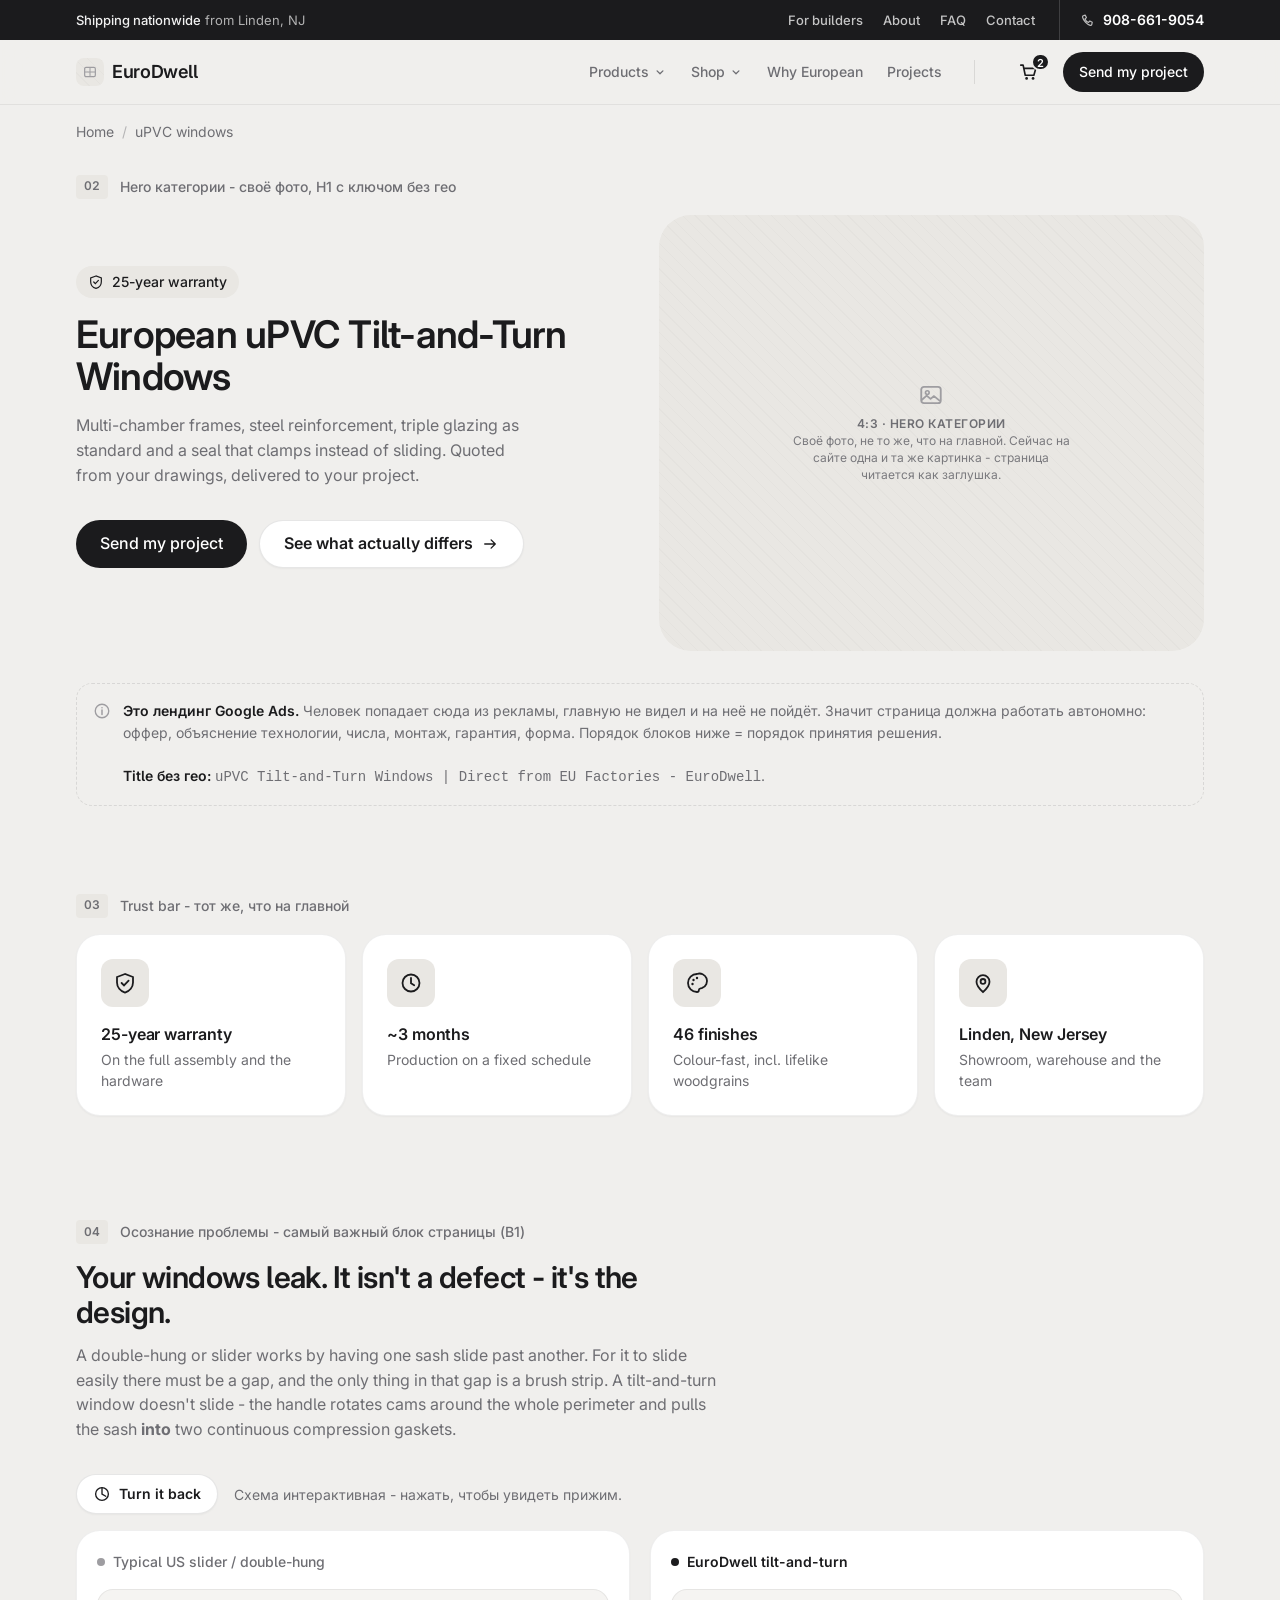
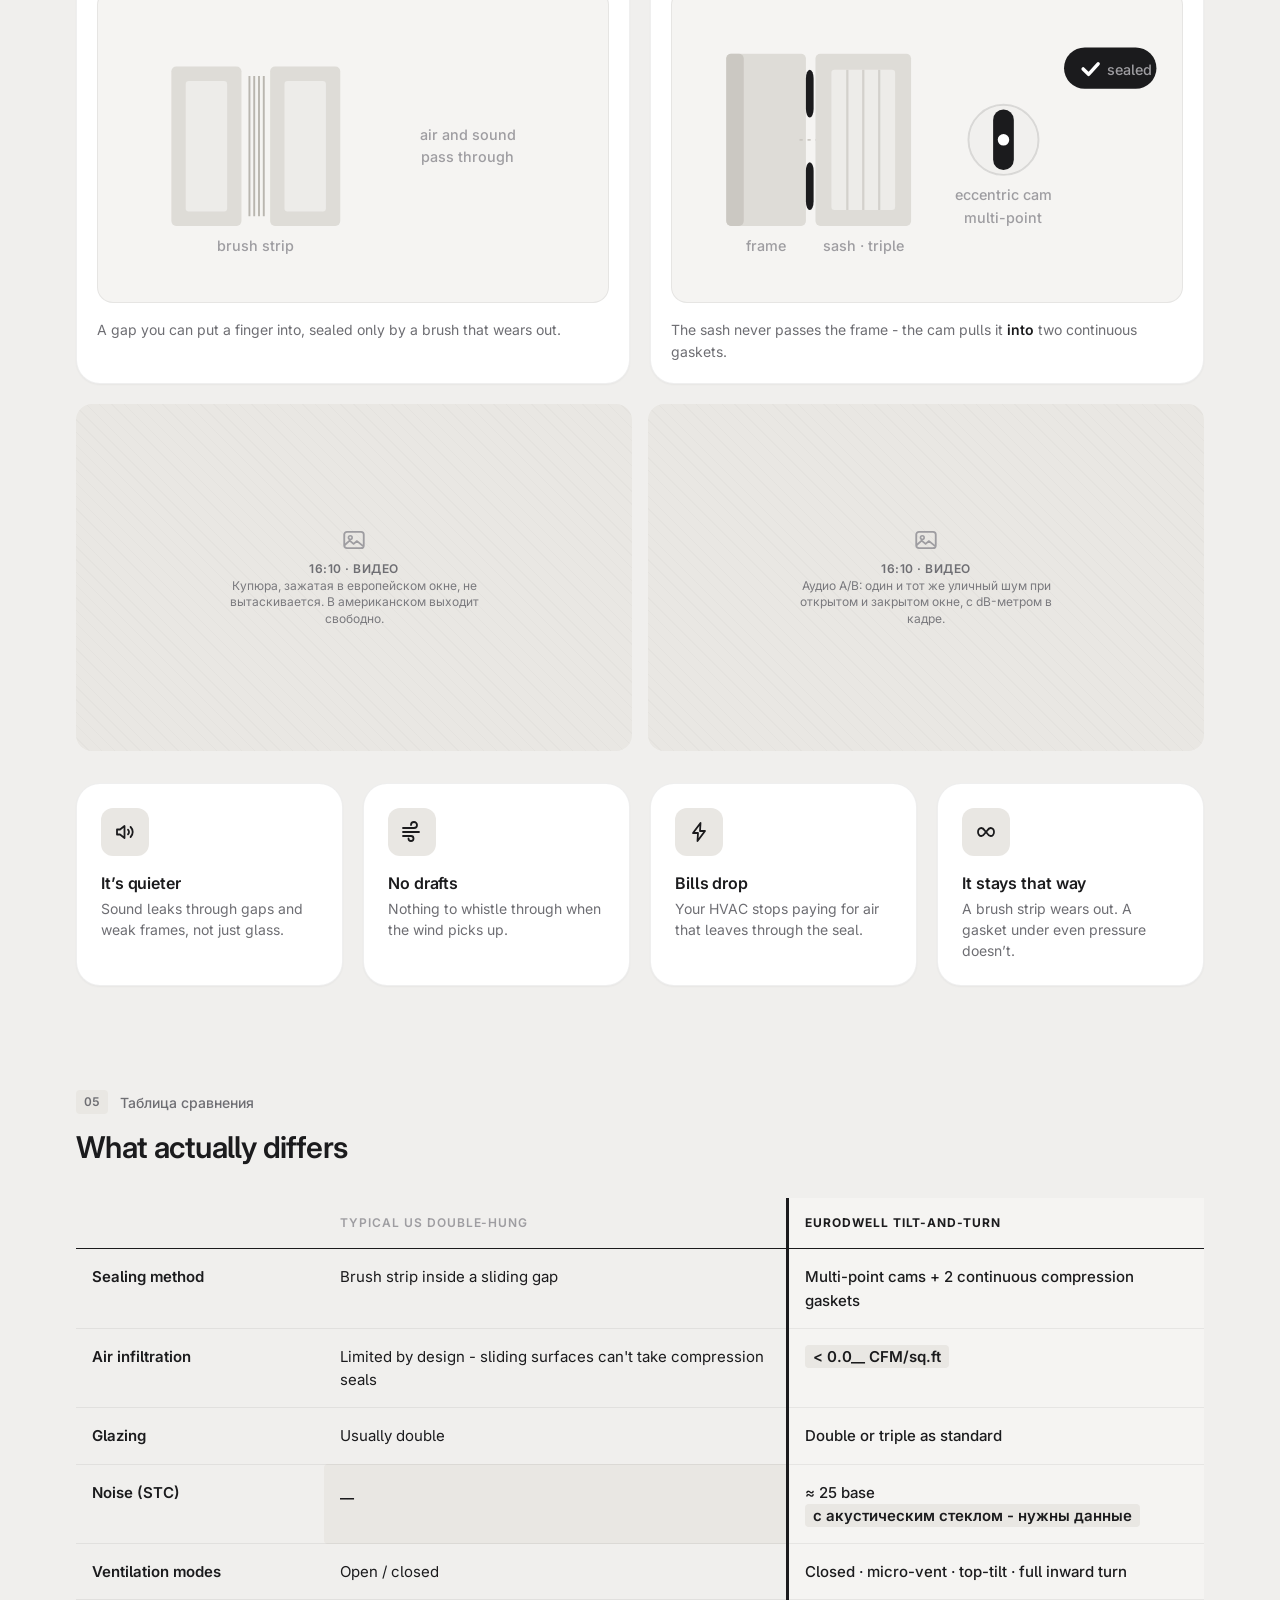
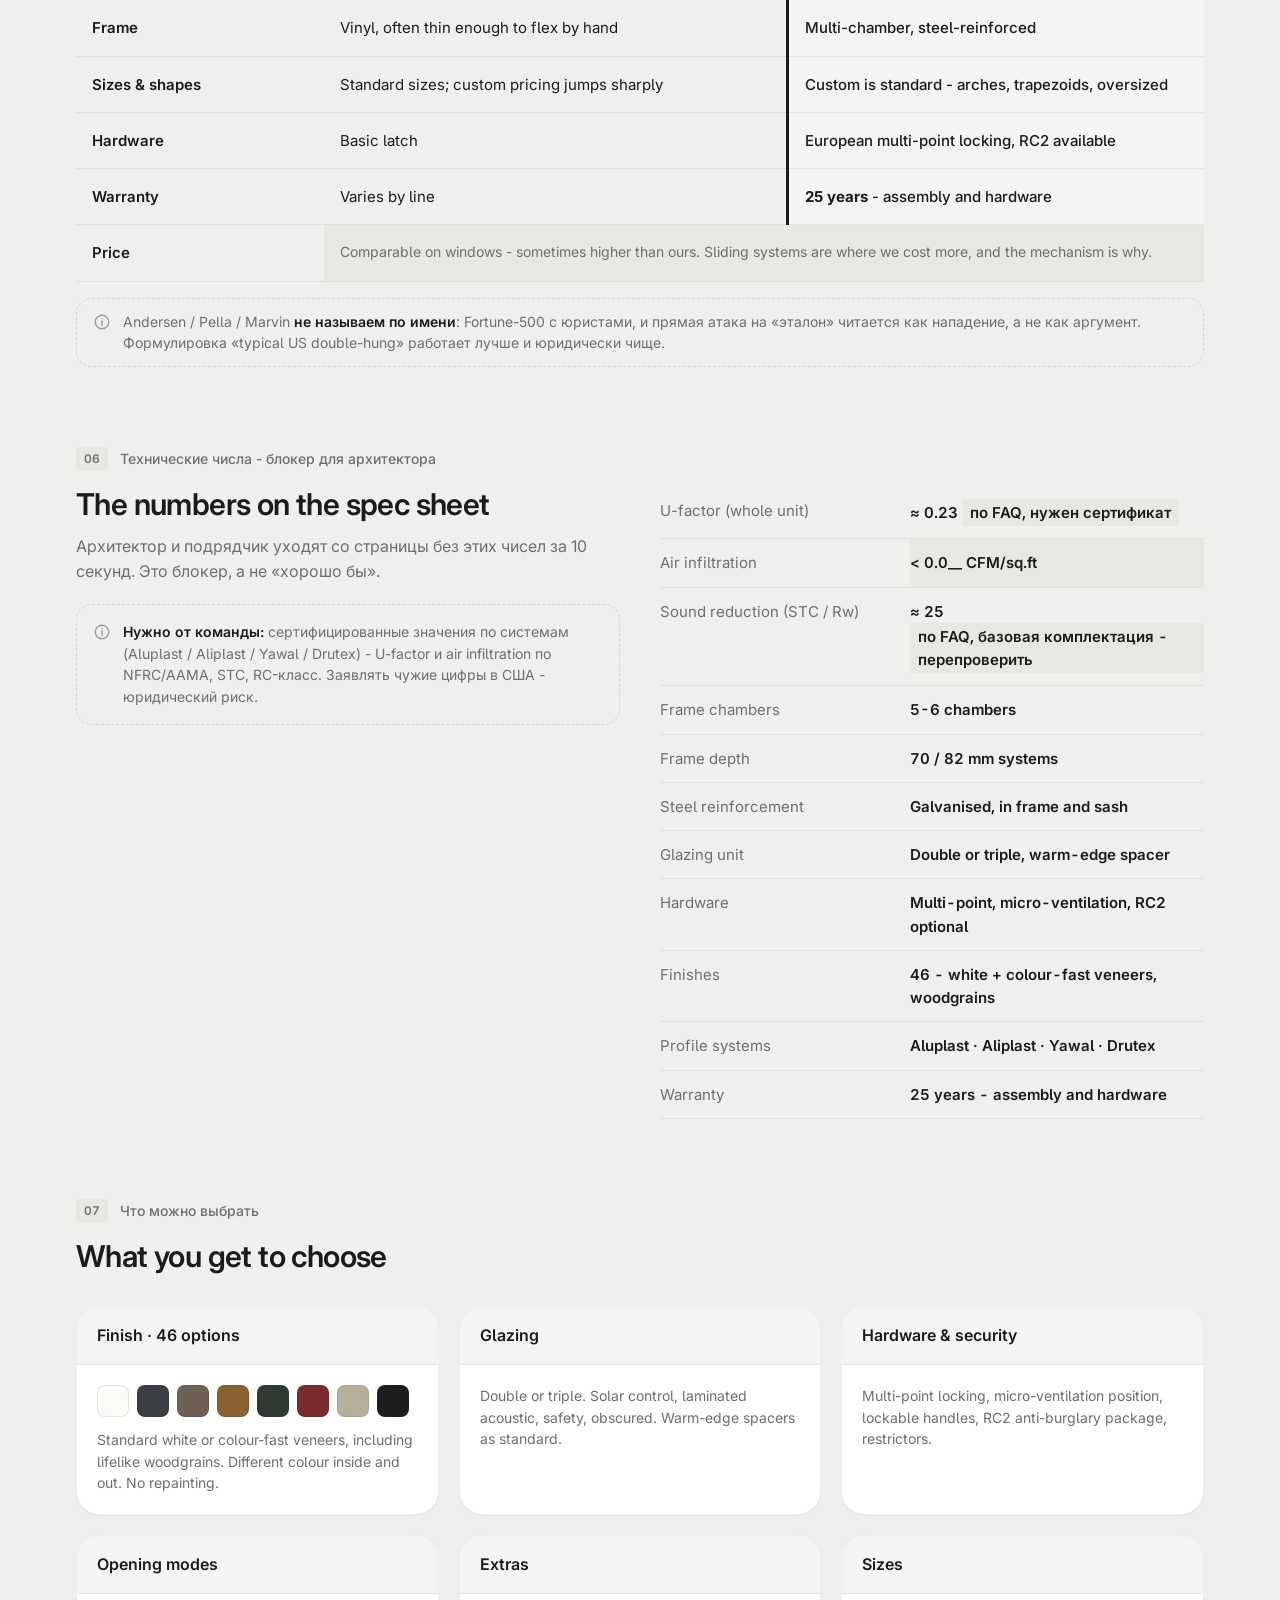
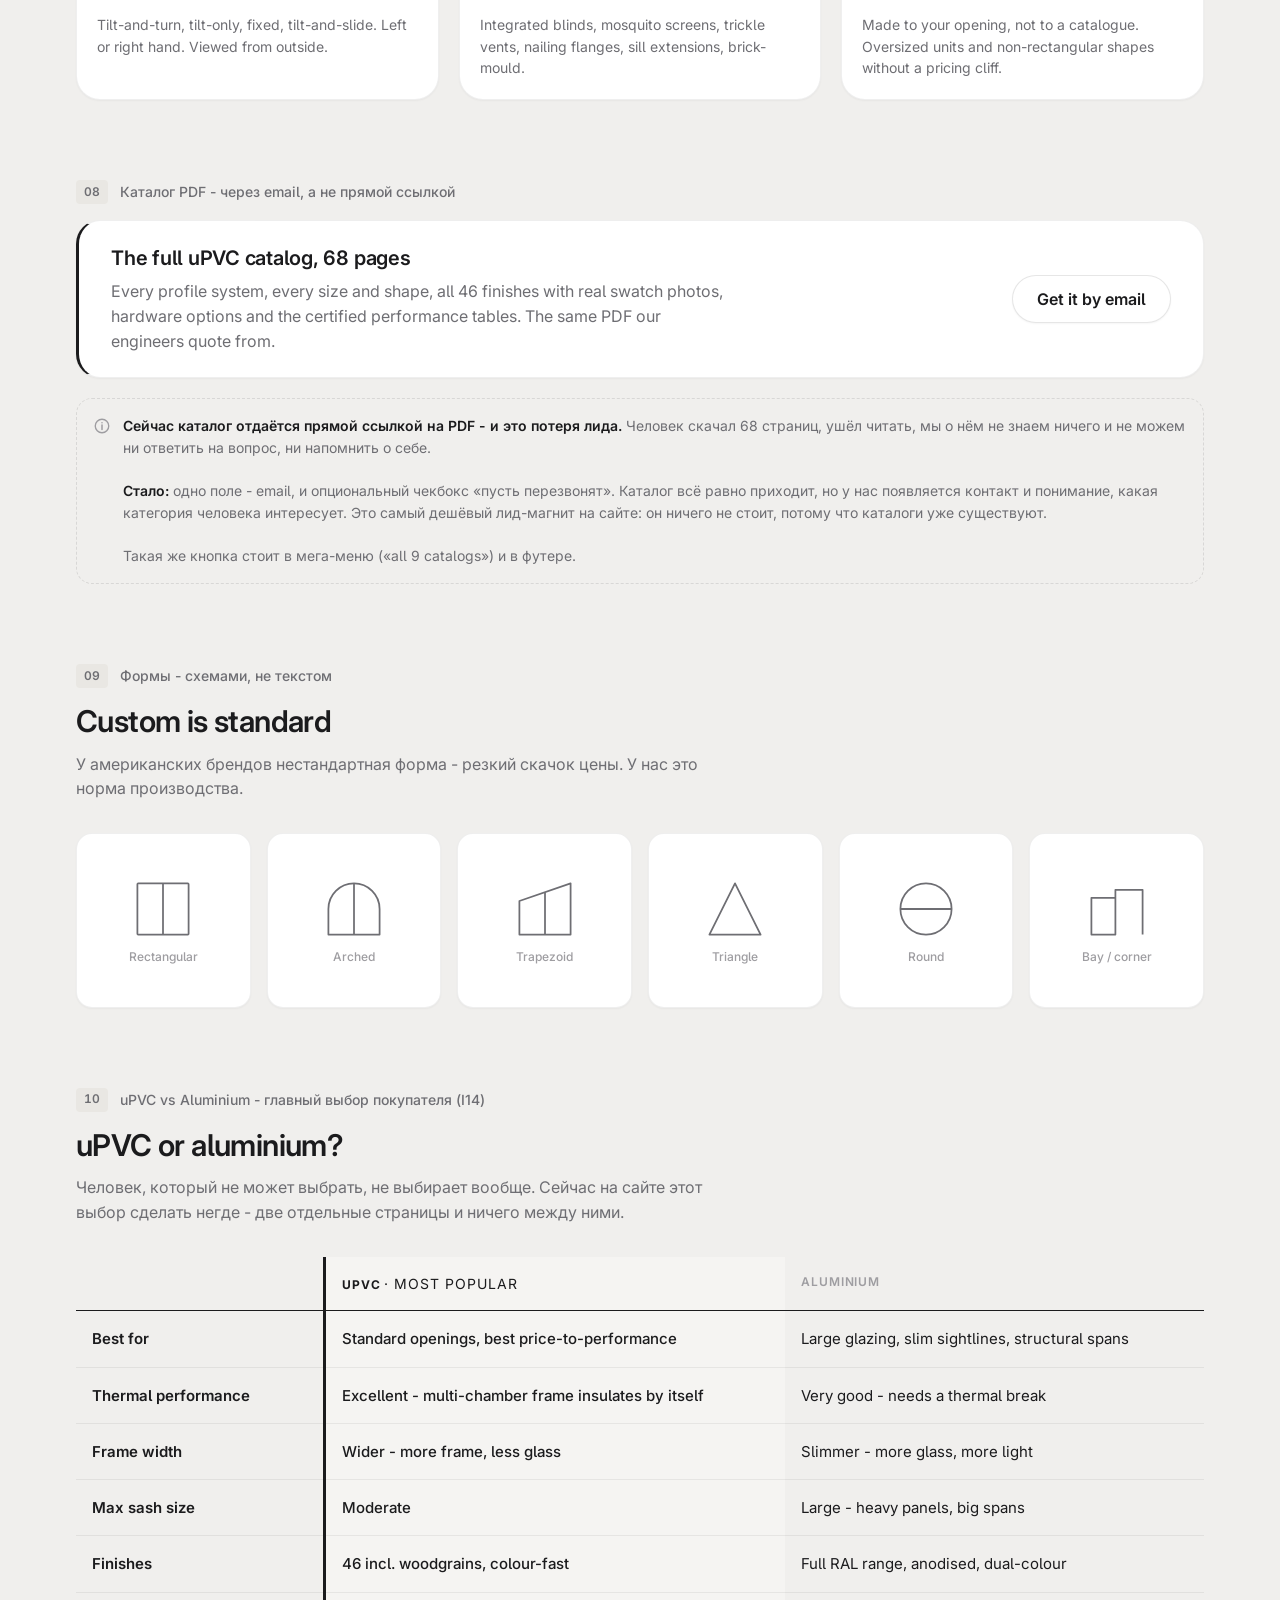
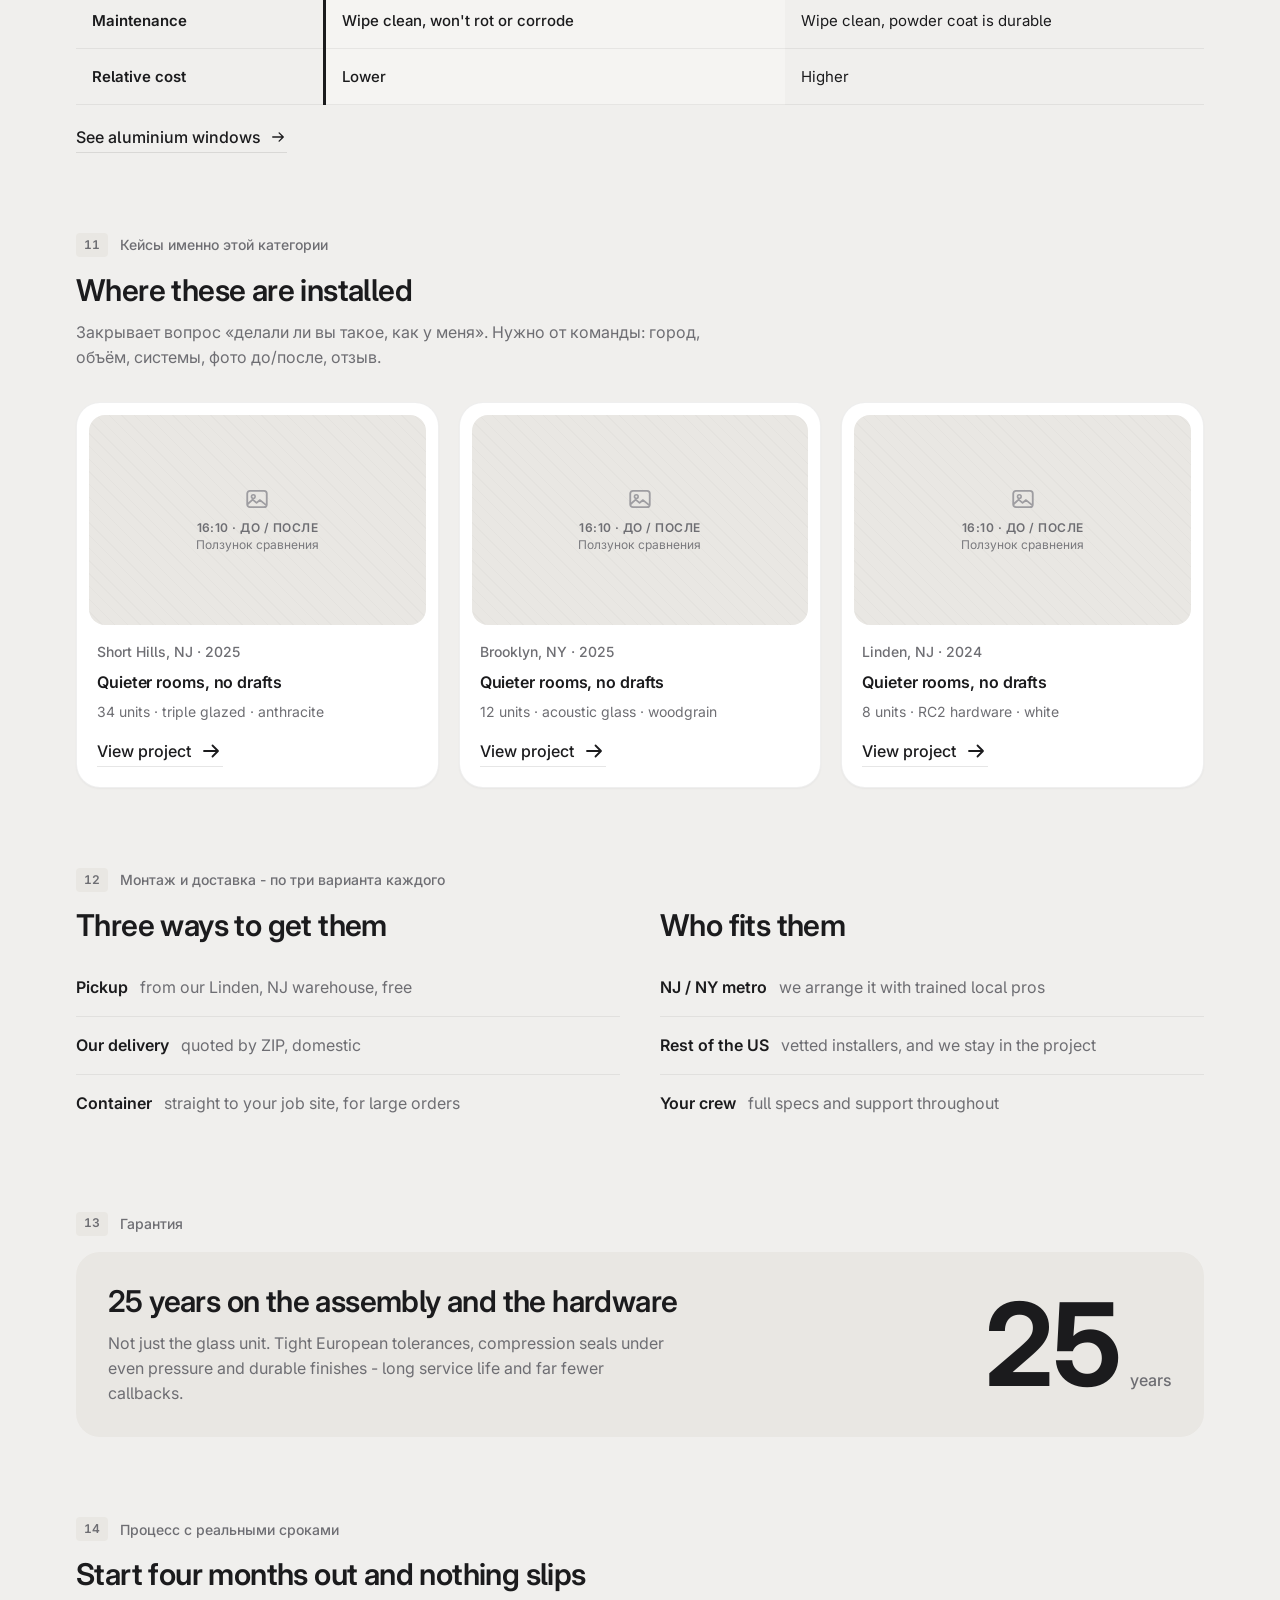
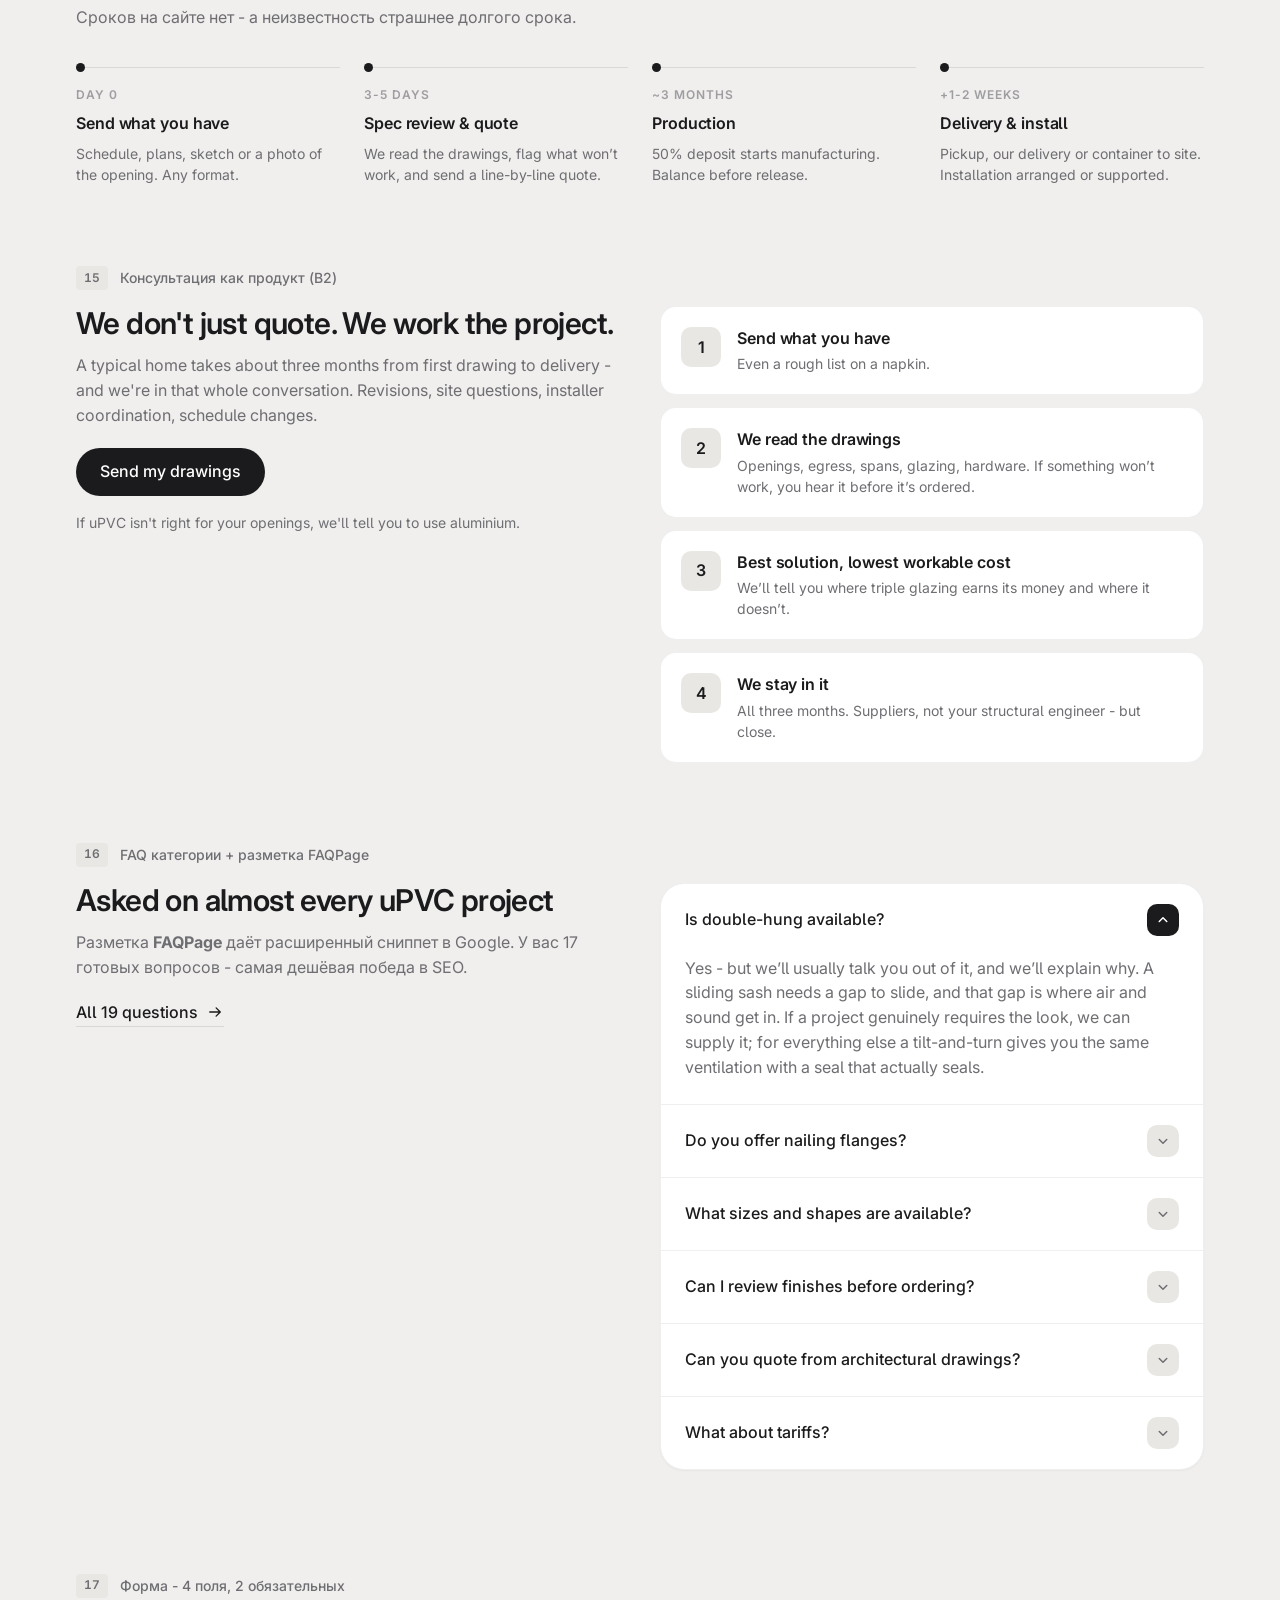
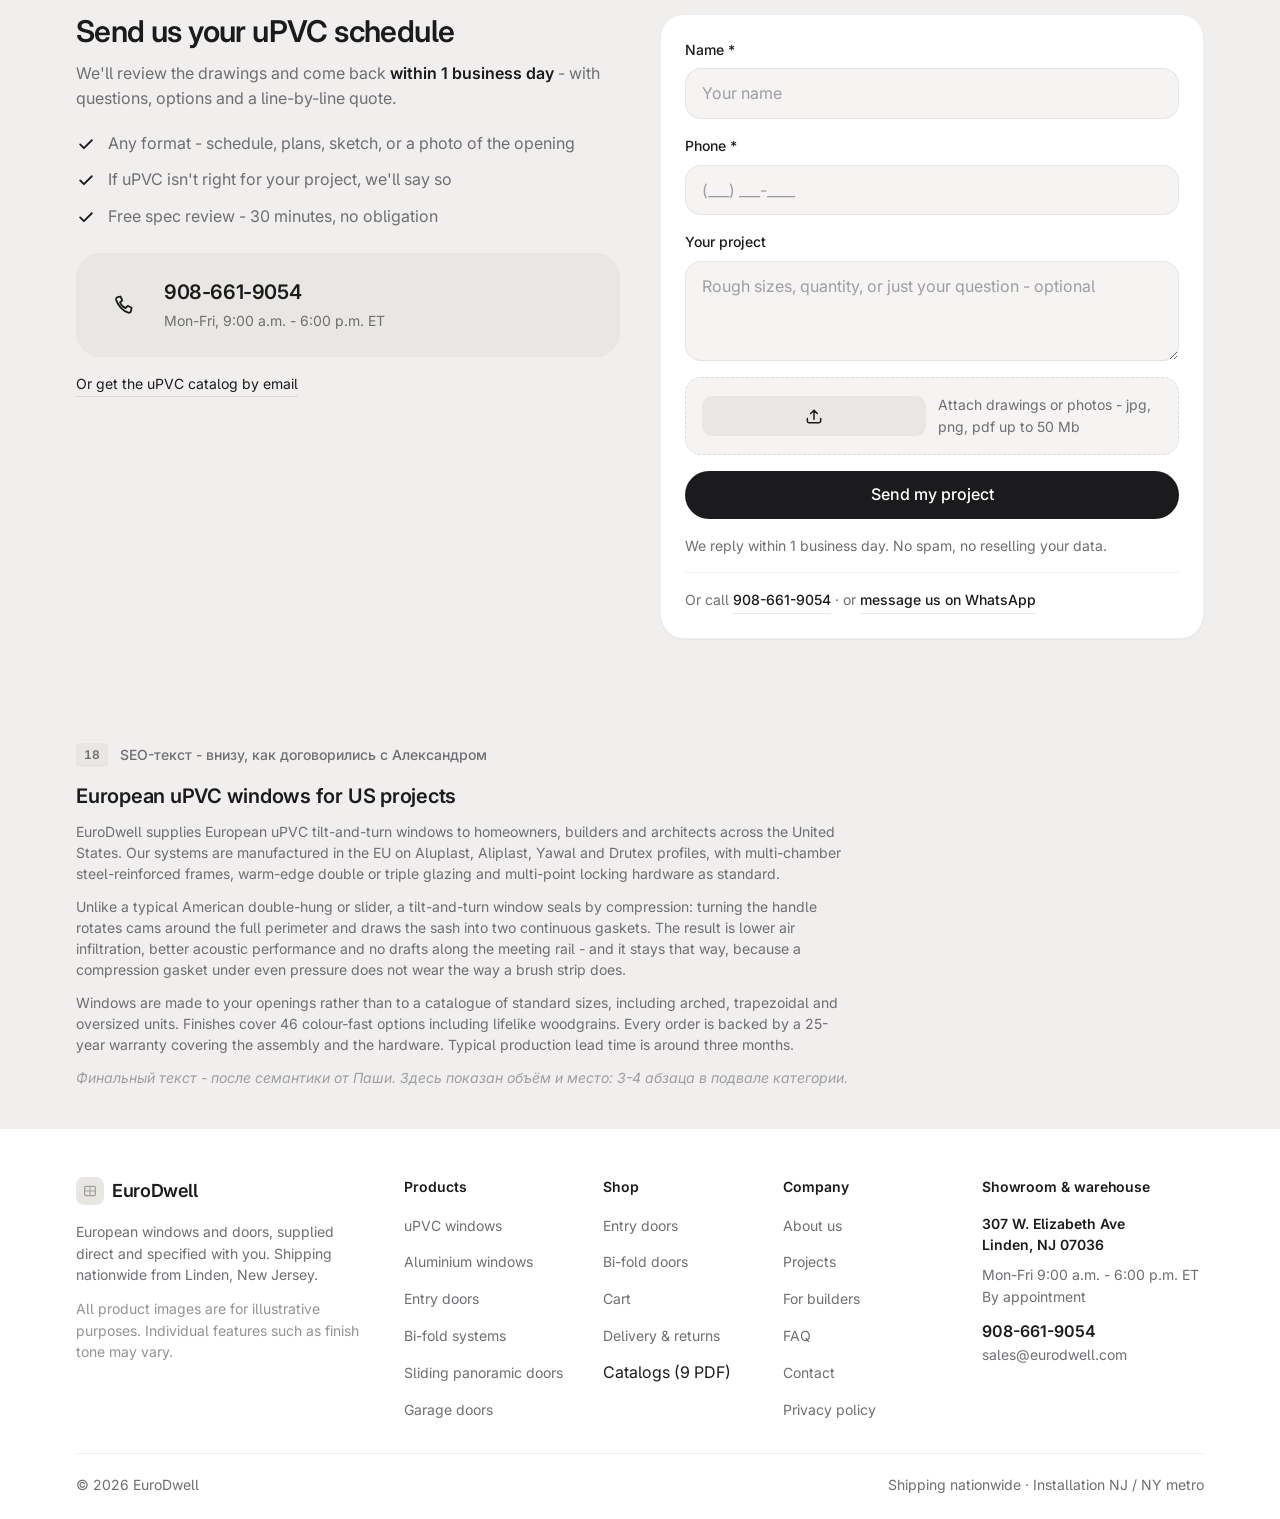
<file: category-wireframe.html>
<!DOCTYPE html>
<html lang="en-US">
<head>
<meta charset="utf-8">
<meta name="viewport" content="width=device-width,initial-scale=1">
<!-- Microsoft Clarity: записи сессий, карты кликов и скроллов, JS-ошибки.
     Один и тот же тег на всех страницах прототипа - иначе переходы между
     ними разваливаются на отдельные сессии.
     Проверка на file:// - чтобы локальные прогоны не попадали в статистику. -->
<script>
(function(c,l,a,r,i,t,y){
  if(l.location.protocol==='file:')return;
  c[a]=c[a]||function(){(c[a].q=c[a].q||[]).push(arguments)};
  t=l.createElement(r);t.async=1;t.src="https://www.clarity.ms/tag/"+i;
  y=l.getElementsByTagName(r)[0];y.parentNode.insertBefore(t,y);
})(window, document, "clarity", "script", "xu4af9zcva");
</script>
<meta name="color-scheme" content="light">
<title>uPVC Tilt-and-Turn Windows | Direct from EU Factories - EuroDwell</title>
<meta name="description" content="European uPVC tilt-and-turn windows: multi-chamber steel-reinforced frames, triple glazing, 46 finishes, 25-year warranty. Quoted from your drawings.">
<!-- Фавикон инлайном: прототип должен работать офлайн, без внешних файлов.
     Тот же знак, что в логотипе - рама окна с импостом. -->
<link rel="icon" href="data:image/svg+xml,%3Csvg xmlns='http://www.w3.org/2000/svg' viewBox='0 0 32 32'%3E%3Crect width='32' height='32' rx='7' fill='%231B1B1D'/%3E%3Cg stroke='%23ffffff' stroke-width='2' stroke-linecap='round' fill='none'%3E%3Crect x='8' y='8.5' width='16' height='15' rx='2'/%3E%3Cpath d='M16 8.5v15M8 16h16'/%3E%3C/g%3E%3C/svg%3E">
<link rel="preconnect" href="https://fonts.googleapis.com">
<link rel="preconnect" href="https://fonts.gstatic.com" crossorigin>
<link href="https://fonts.googleapis.com/css2?family=Inter:opsz,wght@14..32,400;14..32,500;14..32,600;14..32,700&display=swap" rel="stylesheet">
<style>
/* ═══════════════════════════════════════════════════════════════════
   EuroDwell - WIREFRAME главной
   Дисциплина Tran Mau Tri Tam: Inter 16/14, шаг 4px, радиусы 12-32,
   hairline-края. Но без цвета: акцент = более тёмный тон.
   Картинки - серые плейсхолдеры с иконкой и подписью формата.
   ═══════════════════════════════════════════════════════════════════ */

:root{
  /* Space - только кратное 4 */
  --s4:4px; --s8:8px; --s12:12px; --s16:16px; --s20:20px; --s24:24px;
  --s32:32px; --s40:40px; --s48:48px; --s64:64px; --s80:80px;

  /* Монохром. Иерархия = светлота, акцент = темнота */
  --canvas:#F0EFED;
  --surface:#FFFFFF;
  --fill:#E9E7E3;      /* плейсхолдеры, тональные панели */
  --fill2:#F5F4F2;     /* мягкая заливка */
  --ink:#1B1B1D;       /* акцент: primary-кнопка, важные цифры */
  --ink2:#6E6E73;      /* вторичный текст */
  --ink3:#9E9DA1;      /* подписи, иконки плейсхолдеров */
  --hair:rgba(27,27,29,.11);
  --hair2:rgba(27,27,29,.07);

  --r-chip:12px; --r-ctl:16px; --r-card:24px; --r-hero:32px; --r-pill:999px;
  --sh:0 1px 2px rgba(27,27,29,.04);
  --sh-lift:0 12px 28px rgba(27,27,29,.08), 0 2px 6px rgba(27,27,29,.04);

  --container:1176px;
  --header-h:64px;
  --dur:240ms; --ease:cubic-bezier(.22,1,.36,1);
}

*{box-sizing:border-box}
html{scroll-behavior:smooth;-webkit-text-size-adjust:100%}
body{
  margin:0;background:var(--canvas);color:var(--ink);
  font-family:"Inter",-apple-system,"Segoe UI",sans-serif;
  font-size:16px;font-weight:400;line-height:1.55;
  -webkit-font-smoothing:antialiased;font-feature-settings:"cv05"
}
img{max-width:100%;display:block}
a{color:inherit;text-decoration:none}
button{font:inherit}

h1,h2,h3,h4{margin:0;font-weight:600;letter-spacing:-.02em}
h1{font-size:clamp(30px,3.8vw,42px);line-height:1.1}
h2{font-size:clamp(24px,2.5vw,30px);line-height:1.18}
h3{font-size:20px;line-height:1.3;letter-spacing:-.012em}
h4{font-size:16px;line-height:1.4;letter-spacing:-.006em}
p{margin:0}

.t-sec{font-size:14px;line-height:1.5}
.t-m{color:var(--ink2)}
.t-m3{color:var(--ink3)}
.t-med{font-weight:500}.t-semi{font-weight:600}
.t-data{font-weight:700;font-size:clamp(28px,3vw,38px);line-height:1;
  letter-spacing:-.025em;font-variant-numeric:tabular-nums;white-space:nowrap}
.t-data--sm{font-size:22px}
.eyebrow{font-size:14px;font-weight:500;color:var(--ink2);margin:0}

:focus-visible{outline:2px solid var(--ink);outline-offset:3px;border-radius:var(--s8)}
::selection{background:var(--ink);color:#fff}

.wrap{max-width:var(--container);margin-inline:auto;padding-inline:var(--s24)}
.sec{padding-block:var(--s64)}
.sec--sm{padding-block:var(--s40)}
h1,h2,h3{scroll-margin-top:calc(var(--header-h) + var(--s24))}

.skiplink{position:absolute;left:-9999px;top:0;z-index:200;background:var(--ink);
  color:#fff;padding:var(--s12) var(--s20);border-radius:0 0 var(--r-chip) 0;font-weight:500}
.skiplink:focus{left:0}

/* ── Нумерация блоков: для правок на созвоне ── */
.bnum{
  display:inline-flex;align-items:center;justify-content:center;
  min-width:28px;height:24px;padding:0 var(--s8);border-radius:var(--s4);
  background:var(--fill);color:var(--ink2);
  font-size:12px;font-weight:600;font-variant-numeric:tabular-nums;
  letter-spacing:.02em;flex-shrink:0
}
.blabel{display:flex;align-items:center;gap:var(--s12);margin-bottom:var(--s16)}
.blabel .eyebrow{margin:0}

/* ── Аннотация для команды ── */
.note{
  display:flex;gap:var(--s12);align-items:flex-start;
  border:1px dashed var(--hair);border-radius:var(--r-ctl);
  padding:var(--s16);background:transparent;font-size:14px;color:var(--ink2)
}
.note b{color:var(--ink);font-weight:600}
.note svg{flex:0 0 18px;color:var(--ink3);margin-top:2px}
.note--tight{padding:var(--s12) var(--s16)}

/* ── Плейсхолдер изображения ── */
.ph{
  position:relative;background:var(--fill);border-radius:var(--r-ctl);
  display:grid;place-items:center;overflow:hidden;color:var(--ink3)
}
.ph::before{
  content:"";position:absolute;inset:0;opacity:.5;
  background-image:repeating-linear-gradient(45deg,
    rgba(27,27,29,.045) 0 1px, transparent 1px 9px)
}
.ph__in{position:relative;display:flex;flex-direction:column;align-items:center;
  gap:var(--s8);text-align:center;padding:var(--s16);max-width:320px}
.ph__t{font-size:12px;font-weight:600;letter-spacing:.04em;text-transform:uppercase;
  color:var(--ink2);line-height:1.4}
.ph--hero{aspect-ratio:4/3.2;border-radius:var(--r-hero)}
.ph--43{aspect-ratio:4/3}
.ph--169{aspect-ratio:16/10}
.ph--logo{aspect-ratio:5/2;border-radius:var(--s8)}

/* ── Buttons: акцент = тёмная заливка ── */
.btn{
  display:inline-flex;align-items:center;justify-content:center;gap:var(--s8);
  min-height:48px;padding:0 var(--s24);border:0;cursor:pointer;
  font-size:16px;font-weight:500;border-radius:var(--r-pill);white-space:nowrap;
  transition:transform var(--dur) var(--ease),background var(--dur) var(--ease),
             box-shadow var(--dur) var(--ease)
}
.btn:active{transform:scale(.97)}
.btn--primary{background:var(--ink);color:#fff}
.btn--primary:hover{background:#000}
.btn--white{background:var(--surface);color:var(--ink);font-weight:600;
  border:1px solid var(--hair);box-shadow:var(--sh)}
.btn--white:hover{background:var(--fill2)}
.btn--ghost{background:transparent;color:var(--ink);font-weight:500;
  border:1px solid var(--hair)}
.btn--ghost:hover{background:var(--fill2)}
.btn--soft{background:var(--fill);color:var(--ink);font-weight:500}
.btn--soft:hover{background:#DFDCD7}
.btn--sm{min-height:40px;padding:0 var(--s16);font-size:14px}
.btn--full{width:100%}

.alink{display:inline-flex;align-items:center;gap:var(--s8);font-weight:500;
  color:var(--ink);border-bottom:1px solid var(--hair);padding-bottom:2px;
  transition:gap var(--dur) var(--ease),border-color var(--dur) var(--ease)}
.alink:hover{gap:var(--s12);border-color:var(--ink)}

/* ── Cards / panels ── */
.card{background:var(--surface);border:1px solid var(--hair2);
  border-radius:var(--r-card);padding:var(--s24);box-shadow:var(--sh)}
.panel{background:var(--fill);border-radius:var(--r-card);padding:var(--s16)}
.panel--lg{padding:var(--s24)}

.chip{width:48px;height:48px;flex:0 0 48px;border-radius:var(--r-chip);
  background:var(--fill);color:var(--ink);display:grid;place-items:center}
.chip--sm{width:40px;height:40px;flex-basis:40px;border-radius:10px}
.chip--n{font-weight:600;font-size:16px}

.tag{display:inline-flex;align-items:center;gap:var(--s8);height:32px;padding:0 var(--s12);
  border-radius:var(--r-pill);background:var(--fill);color:var(--ink);
  font-size:14px;font-weight:500;white-space:nowrap}
.tag--dark{background:var(--ink);color:#fff}
.tag--onph{background:var(--surface);color:var(--ink);border:1px solid var(--hair)}

.g{display:grid}
.g2{grid-template-columns:repeat(2,minmax(0,1fr))}
.g3{grid-template-columns:repeat(3,minmax(0,1fr))}
.g4{grid-template-columns:repeat(4,minmax(0,1fr))}
.gap12{gap:var(--s12)}.gap16{gap:var(--s16)}.gap20{gap:var(--s20)}
.gap24{gap:var(--s24)}.gap40{gap:var(--s40)}

.shead{max-width:640px;margin-bottom:var(--s32)}
.shead h2{margin-bottom:var(--s12)}
.shead>p{color:var(--ink2)}

/* ── Header ── */
.hdr{position:sticky;top:0;z-index:60;background:rgba(240,239,237,.9);
  backdrop-filter:blur(14px);border-bottom:1px solid var(--hair2)}
.hdr__in{display:flex;align-items:center;gap:var(--s24);height:var(--header-h)}
.logo{display:flex;align-items:center;gap:var(--s8);font-size:18px;font-weight:600;
  letter-spacing:-.02em;flex-shrink:0}
.nav{display:flex;align-items:center;gap:var(--s24);margin-left:auto}
/* разделитель между навигацией и зоной действий */
.hdr__sep{width:1px;height:24px;background:var(--hair);flex-shrink:0;margin-inline:var(--s8)}

/* ── Мега-меню: группировка категорий (I5) ── */
.hdr__in{position:relative}
.nav__has{position:relative}
.nav__t{display:inline-flex;align-items:center;gap:var(--s4);min-height:40px;padding:0;
  background:none;border:0;cursor:pointer;font-size:14px;font-weight:500;color:var(--ink2);
  transition:color var(--dur) var(--ease)}
.nav__t:hover,.nav__t[aria-expanded="true"]{color:var(--ink)}
.nav__t svg{transition:transform var(--dur) var(--ease)}
.nav__t[aria-expanded="true"] svg{transform:rotate(180deg)}
.mm{
  position:absolute;left:0;right:0;top:100%;z-index:59;
  background:var(--surface);border-bottom:1px solid var(--hair);
  box-shadow:0 16px 32px rgba(27,27,29,.10)
}
.mm[hidden]{display:none}
.mm__in{display:grid;grid-template-columns:repeat(4,minmax(0,1fr));
  column-gap:var(--s32);row-gap:var(--s24);padding-block:var(--s32) var(--s24)}
.mm__in--sm{grid-template-columns:minmax(0,1fr) minmax(0,2fr)}
.mm__col{display:flex;flex-direction:column;gap:var(--s12);min-width:0}
.mm__h{font-size:12px;font-weight:600;letter-spacing:.08em;text-transform:uppercase;
  color:var(--ink3);margin:0 0 var(--s4)}
.mm__col a{font-size:15px;font-weight:500;color:var(--ink);display:flex;align-items:center;
  gap:var(--s8);min-height:28px}
.mm__col a:hover{color:var(--ink);text-decoration:underline;text-underline-offset:3px}
.mm__foot{grid-column:1/-1;display:flex;gap:var(--s32);flex-wrap:wrap;
  padding-top:var(--s20);border-top:1px solid var(--hair2)}
.mm__note{align-self:center;padding-left:var(--s24);border-left:1px solid var(--hair2)}

/* ── Корзина: перед CTA, с отбивкой ── */
.cart{position:relative;width:44px;height:44px;display:grid;place-items:center;
  border-radius:var(--r-chip);color:var(--ink);
  transition:background var(--dur) var(--ease)}
.cart:hover{background:var(--fill)}
.cart__n{position:absolute;top:3px;right:1px;min-width:18px;height:18px;padding:0 4px;
  border-radius:var(--r-pill);background:var(--ink);color:#fff;
  font-size:11px;font-weight:600;display:grid;place-items:center;
  border:2px solid var(--canvas)}

/* ── Группы категорий на главной ── */
.cgroup{margin-bottom:var(--s32)}
.cgroup:last-child{margin-bottom:0}
.cgroup__h{display:flex;align-items:baseline;gap:var(--s12);margin-bottom:var(--s16)}
.cgroup__h h3{font-size:16px;font-weight:600;margin:0}
.cgroup__h span{font-size:14px;color:var(--ink3)}
.cgroup__l{flex:1;height:1px;background:var(--hair2)}
.nav a{font-size:14px;font-weight:500;color:var(--ink2);display:inline-flex;
  align-items:center;gap:var(--s4);min-height:40px}
.nav a:hover,.nav a[aria-current]{color:var(--ink)}
.hdr__act{display:flex;align-items:center;gap:var(--s12);flex-shrink:0}
.tel{display:inline-flex;align-items:center;gap:var(--s8);min-height:44px;
  font-size:14px;font-weight:600;white-space:nowrap}
.tel .chip{width:36px;height:36px;flex-basis:36px;border-radius:10px}
.burger{display:none;width:44px;height:44px;align-items:center;justify-content:center;
  background:var(--surface);border:1px solid var(--hair);border-radius:var(--r-chip);cursor:pointer}
.geobar{background:var(--ink);color:rgba(255,255,255,.72);font-size:13px;padding:var(--s8) 0}
.geobar .wrap{display:flex;gap:var(--s24);justify-content:center;flex-wrap:wrap}
.geobar b{color:#fff;font-weight:500}

/* ── Верхняя тёмная строка: гео + вторичные страницы + телефон ── */
.topbar{background:var(--ink);color:rgba(255,255,255,.66);font-size:13px}
.topbar__in{display:flex;align-items:center;gap:var(--s24);min-height:40px}
.topbar__l{display:flex;align-items:center;gap:var(--s12);flex-shrink:0}
.topbar__l b{color:rgba(255,255,255,.94);font-weight:500}
.topbar__sep{width:1px;height:12px;background:rgba(255,255,255,.2);flex-shrink:0}
.topbar__nav{display:flex;align-items:center;gap:var(--s20);margin-left:auto}
.topbar__nav a{color:rgba(255,255,255,.74);font-weight:500;min-height:40px;
  display:inline-flex;align-items:center;transition:color var(--dur) var(--ease)}
.topbar__nav a:hover,.topbar__nav a[aria-current]{color:#fff}
.topbar__tel{display:inline-flex;align-items:center;gap:var(--s8);color:#fff;
  font-weight:600;font-size:14px;white-space:nowrap;flex-shrink:0;
  padding-left:var(--s20);border-left:1px solid rgba(255,255,255,.16);min-height:40px}
.topbar__tel svg{opacity:.7}

/* ── Hero ── */
.hero{padding-block:var(--s48) var(--s64)}
.hero__in{display:grid;grid-template-columns:minmax(0,1fr) minmax(0,1.02fr);
  gap:var(--s48);align-items:center}
.hero h1{margin-block:var(--s16)}
.hero__sub{font-size:16px;color:var(--ink2);max-width:46ch;margin-bottom:var(--s32)}
.hero__cta{display:flex;gap:var(--s12);flex-wrap:wrap;margin-bottom:var(--s32)}
.hero__media{position:relative}
.hero__float{position:absolute;right:-16px;bottom:-20px;background:var(--surface);
  border:1px solid var(--hair);border-radius:var(--r-card);padding:var(--s16);
  box-shadow:var(--sh-lift);display:flex;align-items:center;gap:var(--s12);max-width:256px}

.stats{display:grid;grid-template-columns:repeat(3,minmax(0,1fr));
  column-gap:var(--s24);row-gap:var(--s16)}
.stat{min-width:0}
.stat__v{display:block;margin-bottom:var(--s4)}
.stat__l{display:block;font-size:14px;color:var(--ink2);line-height:1.4}
.rate{display:inline-flex;align-items:center;gap:var(--s4)}
.rate svg{color:var(--ink)}

/* ── Списочные карточки ── */
.icard{display:flex;flex-direction:column;gap:var(--s16)}
.icard h4{margin-bottom:var(--s4)}
.icard .t-sec{color:var(--ink2)}

.split__c{display:block;transition:transform var(--dur) var(--ease),
  box-shadow var(--dur) var(--ease)}
.split__c:hover{transform:translateY(-3px);box-shadow:var(--sh-lift)}
.split__c .tag{margin-bottom:var(--s20)}
.split__c h3{margin-bottom:var(--s8)}
.split__c>p{color:var(--ink2);margin-bottom:var(--s20)}
/* пометка «ведёт на отдельную страницу» - только для вайрфрейма */
.pgtag{display:block;margin-top:var(--s12);font-size:12px;font-weight:500;
  letter-spacing:.02em;color:var(--ink3)}

/* ── Механизм: монохром, акцент = тёмное ── */
.mech{display:grid;grid-template-columns:repeat(2,minmax(0,1fr));gap:var(--s20)}
.mech__c{background:var(--surface);border:1px solid var(--hair2);border-radius:var(--r-card);
  padding:var(--s20);box-shadow:var(--sh);min-width:0;margin:0}
.mech__cap{display:flex;align-items:center;gap:var(--s8);margin-bottom:var(--s16)}
.mech__cap .dot{width:8px;height:8px;border-radius:50%;flex:0 0 8px;background:var(--ink3)}
.mech__c--eu .mech__cap .dot{background:var(--ink)}
.mech__cap span:last-child{font-size:14px;font-weight:500;color:var(--ink2)}
.mech__c--eu .mech__cap span:last-child{color:var(--ink);font-weight:600}
.mech__stage{background:var(--fill2);border:1px solid var(--hair2);
  border-radius:var(--r-ctl);padding:var(--s16);margin-bottom:var(--s16)}
.mech__svg{width:100%;height:auto;display:block}
.mech__lbl{font-family:"Inter",sans-serif;font-size:9px;font-weight:500;fill:#9E9DA1}
.mech__lbl--ink{fill:#1B1B1D;font-weight:600}
.mech__note{font-size:14px;color:var(--ink2);margin:0}
.mech__note b{color:var(--ink);font-weight:600}
.mech__ctl{display:flex;align-items:center;gap:var(--s16);margin-top:var(--s16);flex-wrap:wrap}
.mech__ctl--top{margin-top:0;margin-bottom:var(--s16)}

.air{opacity:0}
.mechbox.play .air{animation:leak 2.8s linear infinite}
.mechbox.play .a2{animation-delay:.55s}
.mechbox.play .a3{animation-delay:1.1s}
@keyframes leak{0%{opacity:0;transform:translateX(9px)}18%{opacity:1}72%{opacity:.85}
  100%{opacity:0;transform:translateX(-14px)}}
.sash,.gk,.cam__r,.pull{transform-box:fill-box}
.sash{transform-origin:center;transition:transform 820ms var(--ease)}
.gk{transform-origin:left center;transition:transform 820ms var(--ease)}
.cam__r{transform-origin:center;transition:transform 820ms var(--ease)}
.seal{opacity:0;transition:opacity 320ms var(--ease) 260ms}
.pull{opacity:1;transition:opacity 240ms var(--ease)}
.mechbox.clamped .sash{transform:translateX(-12px)}
.mechbox.clamped .gk{transform:scaleX(.44)}
.mechbox.clamped .cam__r{transform:rotate(90deg)}
.mechbox.clamped .seal{opacity:1}
.mechbox.clamped .pull{opacity:0}

/* ── Плитки категорий ── */
.tile{display:block;background:var(--surface);border:1px solid var(--hair2);
  border-radius:var(--r-card);padding:var(--s12) var(--s12) var(--s16);
  box-shadow:var(--sh);transition:transform var(--dur) var(--ease),
  box-shadow var(--dur) var(--ease)}
.tile:hover{transform:translateY(-3px);box-shadow:var(--sh-lift)}
.tile .ph{aspect-ratio:4/3}
.tile__badge{position:absolute;top:var(--s12);left:var(--s12);z-index:2}
.tile__b{display:flex;align-items:flex-start;gap:var(--s12);padding:var(--s16) var(--s8) 0}
.tile__t{min-width:0;flex:1}
.tile__t h4{margin-bottom:var(--s4);overflow:hidden;text-overflow:ellipsis;white-space:nowrap}
.tile__t .t-sec{display:block;color:var(--ink2);overflow:hidden;
  text-overflow:ellipsis;white-space:nowrap}
.tile__ar{flex:0 0 24px;color:var(--ink3);margin-top:var(--s4);
  transition:transform var(--dur) var(--ease),color var(--dur) var(--ease)}
.tile:hover .tile__ar{transform:translateX(4px);color:var(--ink)}

/* ── Steps ── */
.steps{display:flex;flex-direction:column;gap:var(--s12)}
.step{display:flex;gap:var(--s16);align-items:flex-start;background:var(--surface);
  border:1px solid var(--hair2);border-radius:var(--r-ctl);padding:var(--s20)}
.step__t{min-width:0;flex:1}
.step__t h4{margin-bottom:var(--s4)}
.step__t .t-sec{color:var(--ink2)}

/* ── Warranty ── */
.warr{display:grid;grid-template-columns:minmax(0,1fr) auto;gap:var(--s40);align-items:center}
.warr__n{display:flex;align-items:baseline;gap:var(--s12)}
.warr__n span{font-weight:700;font-size:clamp(64px,9vw,116px);line-height:.86;
  letter-spacing:-.05em;font-variant-numeric:tabular-nums;color:var(--ink)}
.warr__n small{font-size:16px;font-weight:500;color:var(--ink2)}

/* ── Cases ── */
.cs{background:var(--surface);border:1px solid var(--hair2);border-radius:var(--r-card);
  padding:var(--s12) var(--s12) var(--s20);box-shadow:var(--sh);
  display:flex;flex-direction:column;min-width:0}
.cs .ph{margin-bottom:var(--s16)}
.cs__b{padding-inline:var(--s8);display:flex;flex-direction:column;gap:var(--s8);
  flex:1;min-width:0}
.cs__meta{font-size:14px;font-weight:500;color:var(--ink2)}
.cs__facts{font-size:14px;color:var(--ink2);margin:0}
.cs__b .alink{margin-top:auto;padding-top:var(--s8);align-self:flex-start}

/* ── Logos ── */
.logos{display:grid;grid-template-columns:repeat(6,minmax(0,1fr));
  column-gap:var(--s20);row-gap:var(--s16)}

/* ── FAQ ── */
.faq{background:var(--surface);border:1px solid var(--hair2);border-radius:var(--r-card);
  box-shadow:var(--sh);overflow:hidden}
.faq__i + .faq__i{border-top:1px solid var(--hair2)}
.faq__q{width:100%;background:none;border:0;cursor:pointer;text-align:left;
  display:flex;align-items:center;gap:var(--s16);padding:var(--s20) var(--s24);
  min-height:64px;font-size:16px;font-weight:500;color:var(--ink)}
.faq__q>span:first-child{flex:1;min-width:0}
.faq__q .faq__ic{flex:0 0 32px;width:32px;height:32px;border-radius:10px;background:var(--fill);
  display:grid;place-items:center;color:var(--ink2);
  transition:transform var(--dur) var(--ease),background var(--dur) var(--ease),
             color var(--dur) var(--ease)}
.faq__i[open] .faq__ic{transform:rotate(180deg);background:var(--ink);color:#fff}
.faq__a{overflow:hidden;height:0;transition:height 320ms var(--ease)}
.faq__a>div{padding:0 var(--s24) var(--s24);color:var(--ink2);max-width:72ch}
.faq__a b{color:var(--ink);font-weight:600}

/* ── Форма ── */
.form{display:flex;flex-direction:column;gap:var(--s16)}
.frow{display:grid;grid-template-columns:repeat(2,minmax(0,1fr));gap:var(--s16)}
.field{display:flex;flex-direction:column;gap:var(--s8);min-width:0}
.field label{font-size:14px;font-weight:500}
.field label i{font-style:normal;color:var(--ink)}
.field input,.field textarea{
  width:100%;min-height:48px;padding:var(--s12) var(--s16);background:var(--fill2);
  border:1px solid var(--hair2);border-radius:var(--r-ctl);
  font:inherit;font-size:16px;color:var(--ink);
  transition:border-color var(--dur) var(--ease),background var(--dur) var(--ease),
             box-shadow var(--dur) var(--ease)}
.field textarea{min-height:100px;resize:vertical;line-height:1.5}
.field input::placeholder,.field textarea::placeholder{color:var(--ink3)}
.field input:focus,.field textarea:focus{outline:none;background:var(--surface);
  border-color:var(--ink);box-shadow:0 0 0 3px rgba(27,27,29,.10)}
.field .hint{font-size:14px;color:var(--ink2)}
.field .err{display:none;align-items:center;gap:var(--s8);font-size:14px;
  color:var(--ink);font-weight:500}
.field.bad input,.field.bad textarea{border-color:var(--ink);
  box-shadow:0 0 0 3px rgba(27,27,29,.08)}
.field.bad .err{display:flex}
.drop{display:flex;align-items:center;gap:var(--s12);min-height:64px;padding:var(--s16);
  background:var(--fill2);border:1px dashed var(--hair);border-radius:var(--r-ctl);
  cursor:pointer;font-size:14px;color:var(--ink2)}
.drop:hover{border-color:var(--ink);background:var(--surface)}
.drop input{display:none}
.drop span{min-width:0;flex:1}
.fnote{font-size:14px;color:var(--ink2);margin:0}
.falt{font-size:14px;color:var(--ink2);margin:0;padding-top:var(--s16);
  border-top:1px solid var(--hair2)}
.fdone{display:none;background:var(--surface);border:1px solid var(--hair);
  border-radius:var(--r-card);padding:var(--s32);box-shadow:var(--sh)}
.fdone h3{margin-bottom:var(--s12)}

.ticks{list-style:none;padding:0;margin:0;display:flex;flex-direction:column;gap:var(--s12)}
.ticks li{display:flex;gap:var(--s12);align-items:flex-start;font-size:16px;color:var(--ink2)}
.ticks li svg{flex:0 0 20px;color:var(--ink);margin-top:3px}

.blist{list-style:none;padding:0;margin:0;display:flex;flex-direction:column}
.blist li{display:flex;gap:var(--s12);align-items:flex-start;padding-block:var(--s16);
  font-size:16px;color:var(--ink2)}
.blist li + li{border-top:1px solid var(--hair2)}
.blist b{color:var(--ink);font-weight:600}

/* ── Footer ── */
.ftr{background:var(--surface);border-top:1px solid var(--hair2);
  padding-block:var(--s48) var(--s24)}
.ftr__g{display:grid;grid-template-columns:1.6fr .9fr .8fr .9fr 1.2fr;gap:var(--s32)}
.ftr h4{font-size:14px;font-weight:600;margin-bottom:var(--s16)}
.ftr ul{list-style:none;padding:0;margin:0;display:flex;flex-direction:column;gap:var(--s12)}
.ftr a,.ftr p{font-size:14px;color:var(--ink2)}
.ftr a:hover{color:var(--ink)}
.ftr__b{display:flex;justify-content:space-between;gap:var(--s24);flex-wrap:wrap;
  margin-top:var(--s32);padding-top:var(--s20);border-top:1px solid var(--hair2);
  font-size:14px;color:var(--ink2)}

/* ═══ Страница категории ═══ */
.crumbs{font-size:14px;color:var(--ink2);padding-block:var(--s16) 0}
.crumbs a:hover{color:var(--ink);text-decoration:underline;text-underline-offset:3px}
.crumbs span{opacity:.45;margin-inline:var(--s8)}

.chero{padding-block:var(--s32) var(--s48)}
.chero__in{display:grid;grid-template-columns:minmax(0,1fr) minmax(0,1.02fr);
  gap:var(--s48);align-items:center}
.chero h1{margin-block:var(--s16);font-size:clamp(28px,3.4vw,38px)}

/* таблицы сравнения */
/* overflow-x:auto прокручивает таблицу, но НЕ отсекает её min-content:
   640px «просачиваются» вверх по дереву, Chrome на мобильном решает, что страница
   не помещается, и расширяет layout viewport - вся вёрстка уезжает вправо.
   contain:inline-size делает ширину контейнера независимой от содержимого. */
.tscroll{overflow-x:auto;-webkit-overflow-scrolling:touch;max-width:100%;
  contain:inline-size}
.cmp{width:100%;border-collapse:collapse;font-size:15px;min-width:640px}
.cmp th,.cmp td{padding:var(--s16);text-align:left;vertical-align:top;
  border-bottom:1px solid var(--hair2)}
.cmp thead th{font-size:12px;letter-spacing:.08em;text-transform:uppercase;
  color:var(--ink3);font-weight:600;border-bottom:1px solid var(--ink)}
.cmp th:first-child{width:22%;font-weight:600;color:var(--ink);font-size:15px;
  letter-spacing:0;text-transform:none}
.cmp .col-eu{background:var(--fill2);border-left:3px solid var(--ink)}
.cmp thead .col-eu{color:var(--ink);font-weight:700}
.cmp tbody .col-eu{font-weight:500}
.cmp__span{background:var(--fill);font-size:14px;color:var(--ink2)}
/* nowrap нужен коротким пропускам вида «0.__ CFM», но длинная пометка
   с ним раздувает таблицу и вместе с ней всю страницу на мобильном */
.todo{color:var(--ink);font-weight:600;background:var(--fill);
  padding:2px var(--s8);border-radius:var(--s4);white-space:nowrap}
.todo--wrap{white-space:normal;display:inline-block}

/* спеки */
.specs{width:100%;border-collapse:collapse;font-size:15px}
.specs th,.specs td{padding:var(--s12) 0;text-align:left;vertical-align:top;
  border-bottom:1px solid var(--hair2)}
.specs th{font-weight:400;color:var(--ink2);width:46%}
.specs td{font-weight:600;font-variant-numeric:tabular-nums}

/* карточка с акцентом */
.card--mark{border-color:var(--ink);box-shadow:0 0 0 3px rgba(27,27,29,.06)}

/* формы окон */
.shapes{display:grid;grid-template-columns:repeat(6,minmax(0,1fr));gap:var(--s16)}
.shape{aspect-ratio:1;border:1px solid var(--hair2);border-radius:var(--r-ctl);
  background:var(--surface);display:flex;flex-direction:column;align-items:center;
  justify-content:center;gap:var(--s8);padding:var(--s16);box-shadow:var(--sh)}
.shape svg{width:100%;max-width:64px;height:auto;color:var(--ink2)}
.shape span{font-size:12px;font-weight:500;color:var(--ink3);text-align:center;line-height:1.3}

/* опции */
.opt{background:var(--surface);border:1px solid var(--hair2);border-radius:var(--r-card);
  overflow:hidden;box-shadow:var(--sh)}
.opt__h{padding:var(--s16) var(--s20);border-bottom:1px solid var(--hair2);
  background:var(--fill2);font-size:16px;font-weight:600}
.opt__b{padding:var(--s20);font-size:14px;color:var(--ink2)}
.sw{display:flex;gap:var(--s8);flex-wrap:wrap;margin-bottom:var(--s12)}
.sw i{width:32px;height:32px;border-radius:var(--s8);border:1px solid var(--hair);display:block}

/* таймлайн */
.tl{display:grid;grid-template-columns:repeat(4,minmax(0,1fr));gap:var(--s24)}
.tl__i{position:relative;padding-top:var(--s24);min-width:0}
.tl__i::before{content:"";position:absolute;top:5px;left:0;right:0;height:1px;background:var(--hair)}
.tl__i::after{content:"";position:absolute;top:1px;left:0;width:9px;height:9px;
  border-radius:50%;background:var(--ink)}
.tl__t{font-size:12px;font-weight:600;letter-spacing:.08em;text-transform:uppercase;
  color:var(--ink3);display:block;margin-bottom:var(--s8)}
.tl__i h4{margin-bottom:var(--s8)}
.tl__i p{font-size:14px;color:var(--ink2);margin:0}

/* мостик */
.bridge{display:flex;gap:var(--s32);align-items:center;justify-content:space-between;
  background:var(--surface);border:1px solid var(--hair2);border-left:3px solid var(--ink);
  border-radius:var(--r-card);padding:var(--s24) var(--s32);box-shadow:var(--sh);flex-wrap:wrap}

/* ═══════════════════════════════════════════════════════
   МАГАЗИН: листинг, фильтры, карточка товара, корзина
   ═══════════════════════════════════════════════════════ */

/* ── Полоска доверия магазина ── */
.tstrip{display:flex;gap:var(--s24);flex-wrap:wrap;background:var(--fill);
  border-radius:var(--r-ctl);padding:var(--s16) var(--s20);font-size:14px;color:var(--ink2)}
.tstrip span{display:inline-flex;align-items:center;gap:var(--s8)}
.tstrip b{color:var(--ink);font-weight:600}

/* ── Раскладка листинга ── */
.shop{display:grid;grid-template-columns:264px minmax(0,1fr);gap:var(--s32);align-items:start}
.fbar{display:flex;align-items:center;justify-content:space-between;gap:var(--s16);
  margin-bottom:var(--s20);flex-wrap:wrap}
.fbar__n{font-size:14px;color:var(--ink2)}
.fbar__n b{color:var(--ink);font-weight:600}
.fbar__r{display:flex;align-items:center;gap:var(--s12)}
.sel{height:40px;padding:0 var(--s12);border:1px solid var(--hair);border-radius:var(--r-chip);
  background:var(--surface);font:inherit;font-size:14px;color:var(--ink);cursor:pointer}
.mfilt{display:none}

/* применённые фильтры чипами */
.chips{display:flex;gap:var(--s8);flex-wrap:wrap;margin-bottom:var(--s16)}
.chip-f{display:inline-flex;align-items:center;gap:var(--s8);height:32px;padding:0 var(--s8) 0 var(--s12);
  border-radius:var(--r-pill);background:var(--ink);color:#fff;font-size:13px;font-weight:500}
.chip-f button{width:18px;height:18px;border:0;border-radius:50%;background:rgba(255,255,255,.22);
  color:#fff;cursor:pointer;display:grid;place-items:center;font-size:11px;line-height:1;padding:0}
.chips .alink{align-self:center;font-size:13px}

/* панель фильтров */
.filters{background:var(--surface);border:1px solid var(--hair2);border-radius:var(--r-card);
  box-shadow:var(--sh);overflow:hidden;position:sticky;top:calc(var(--header-h) + 16px)}
.fgrp{border-bottom:1px solid var(--hair2);padding:var(--s16) var(--s20)}
.fgrp:last-child{border-bottom:0}
.fgrp__h{display:flex;align-items:center;justify-content:space-between;gap:var(--s8);
  font-size:14px;font-weight:600;margin-bottom:var(--s12)}
.fopt{display:flex;align-items:center;gap:var(--s12);min-height:32px;font-size:14px;
  color:var(--ink2);cursor:pointer}
.fopt input{width:18px;height:18px;accent-color:var(--ink);flex-shrink:0;margin:0}
.fopt span{flex:1;min-width:0}
.fopt em{font-style:normal;color:var(--ink3);font-size:13px;font-variant-numeric:tabular-nums}
.fopt.off{opacity:.42;cursor:not-allowed}
.fsw{display:flex;gap:var(--s8);flex-wrap:wrap}
.fsw i{width:32px;height:32px;border-radius:var(--s8);border:1px solid var(--hair);
  display:block;cursor:pointer;transition:box-shadow var(--dur) var(--ease)}
.fsw i:hover{box-shadow:0 0 0 2px var(--ink)}
.fsize{display:flex;align-items:center;gap:var(--s8)}
.fsize input{width:100%;min-width:0;height:40px;padding:0 var(--s12);background:var(--fill2);
  border:1px solid var(--hair2);border-radius:var(--r-chip);font:inherit;font-size:14px}
.fsize span{color:var(--ink3);flex-shrink:0}
.fpre{display:flex;gap:var(--s8);flex-wrap:wrap;margin-top:var(--s8)}
.fpre button{height:28px;padding:0 var(--s12);border:1px solid var(--hair);border-radius:var(--r-pill);
  background:var(--surface);font:inherit;font-size:13px;color:var(--ink2);cursor:pointer}
.fpre button:hover{border-color:var(--ink);color:var(--ink)}
.fmore{width:100%;min-height:44px;background:var(--fill2);border:0;border-top:1px solid var(--hair2);
  font:inherit;font-size:14px;font-weight:500;color:var(--ink);cursor:pointer}

/* ── Плитка товара с ценой ── */
.pgrid{display:grid;grid-template-columns:repeat(3,minmax(0,1fr));gap:var(--s20)}
.pcard{background:var(--surface);border:1px solid var(--hair2);border-radius:var(--r-card);
  padding:var(--s12);box-shadow:var(--sh);display:flex;flex-direction:column;min-width:0;
  transition:transform var(--dur) var(--ease),box-shadow var(--dur) var(--ease)}
.pcard:hover{transform:translateY(-3px);box-shadow:var(--sh-lift)}
.pcard .ph{aspect-ratio:4/3;margin-bottom:var(--s16)}
.pcard__badge{position:absolute;top:var(--s12);left:var(--s12);z-index:2}
.pcard__b{padding:0 var(--s8) var(--s4);display:flex;flex-direction:column;gap:var(--s8);
  flex:1;min-width:0}
.pcard__eyebrow{font-size:12px;font-weight:600;letter-spacing:.08em;text-transform:uppercase;
  color:var(--ink3)}
.pcard__b h4{margin:0;overflow:hidden;text-overflow:ellipsis;white-space:nowrap}
.pcard__spec{font-size:13px;color:var(--ink2);margin:0;overflow:hidden;
  text-overflow:ellipsis;white-space:nowrap}
.pcard__sw{display:flex;gap:6px;align-items:center}
.pcard__sw i{width:18px;height:18px;border-radius:50%;border:1px solid var(--hair);display:block}
.pcard__sw em{font-style:normal;font-size:12px;color:var(--ink3);margin-left:2px}
.pcard__price{display:flex;align-items:baseline;gap:var(--s8);margin-top:var(--s4)}
.pcard__price b{font-size:22px;font-weight:700;letter-spacing:-.02em;font-variant-numeric:tabular-nums;
  white-space:nowrap}
/* «from» - служебное слово, не должно читаться как часть суммы */
.pcard__price b i{font-style:normal;font-size:13px;font-weight:500;color:var(--ink2);
  letter-spacing:0;margin-right:2px}
.pcard__price span{font-size:12px;color:var(--ink3)}
.pcard__lead{font-size:13px;color:var(--ink2);display:inline-flex;align-items:center;gap:6px}
.pcard__lead i{width:6px;height:6px;border-radius:50%;background:var(--ink);display:block;flex-shrink:0}
.pcard__lead.slow i{background:var(--ink3)}
.pcard .btn{margin-top:var(--s12)}

/* ── Карточка товара (PDP) ── */
.pdp{display:grid;grid-template-columns:minmax(0,1.05fr) minmax(0,.95fr);gap:var(--s40);
  align-items:start}
.gal__main{margin-bottom:var(--s12)}
.gal__main .ph{aspect-ratio:4/3;border-radius:var(--r-card)}
.gal__thumbs{display:grid;grid-template-columns:repeat(4,minmax(0,1fr));gap:var(--s12)}
.gal__thumbs .ph{aspect-ratio:1;border-radius:var(--r-chip);cursor:pointer}
.gal__thumbs .ph.on{outline:2px solid var(--ink);outline-offset:2px}

.pdp__side{position:sticky;top:calc(var(--header-h) + 16px);min-width:0}
/* две вторичные кнопки: nowrap внутри .btn не даёт колонке сжаться,
   поэтому на узких экранах они переходят в столбик */
.pdp__acts{display:grid;grid-template-columns:1fr 1fr;gap:var(--s12);margin-top:var(--s12)}
.pdp__acts .btn{min-width:0}
.pdp__eyebrow{font-size:12px;font-weight:600;letter-spacing:.08em;text-transform:uppercase;
  color:var(--ink3);margin-bottom:var(--s8)}
.pdp__rate{display:inline-flex;align-items:center;gap:var(--s8);font-size:14px;color:var(--ink2);
  margin-block:var(--s12)}
.pdp__price{display:flex;align-items:baseline;gap:var(--s12);margin-block:var(--s16) var(--s4)}
.pdp__price b{font-size:34px;font-weight:700;letter-spacing:-.025em;font-variant-numeric:tabular-nums}
.pdp__pnote{font-size:13px;color:var(--ink2);margin:0 0 var(--s20)}

/* конфигуратор */
.cfg{background:var(--surface);border:1px solid var(--hair2);border-radius:var(--r-card);
  box-shadow:var(--sh);overflow:hidden;margin-bottom:var(--s20)}
.cfg__g{padding:var(--s16) var(--s20);border-bottom:1px solid var(--hair2)}
.cfg__h{display:flex;align-items:center;gap:var(--s8);font-size:14px;font-weight:600;
  margin-bottom:var(--s12)}
.cfg__h b{width:20px;height:20px;border-radius:50%;background:var(--fill);color:var(--ink2);
  font-size:11px;font-weight:600;display:grid;place-items:center;flex-shrink:0}
.cfg__hint{font-size:13px;color:var(--ink3);margin:var(--s8) 0 0;display:flex;gap:6px}
.seg{display:flex;gap:var(--s8);flex-wrap:wrap}
.seg button{min-height:40px;padding:0 var(--s16);border:1px solid var(--hair);
  border-radius:var(--r-chip);background:var(--surface);font:inherit;font-size:14px;
  font-weight:500;color:var(--ink2);cursor:pointer;display:inline-flex;align-items:center;gap:var(--s8);
  transition:border-color var(--dur) var(--ease),color var(--dur) var(--ease),background var(--dur) var(--ease)}
.seg button:hover{border-color:var(--ink3)}
.seg button[aria-pressed="true"]{background:var(--ink);border-color:var(--ink);color:#fff}
.seg button i{font-style:normal;font-size:12px;opacity:.7;font-variant-numeric:tabular-nums}
.cfg__sw{display:flex;gap:var(--s8);flex-wrap:wrap;align-items:center}
.cfg__sw button{width:36px;height:36px;border-radius:var(--s8);border:1px solid var(--hair);
  cursor:pointer;padding:0}
.cfg__sw button[aria-pressed="true"]{outline:2px solid var(--ink);outline-offset:2px}
.cfg__sw .more{width:auto;padding:0 var(--s12);height:36px;background:var(--fill2);
  font:inherit;font-size:13px;color:var(--ink2)}
.cfg__adv{width:100%;min-height:44px;background:var(--fill2);border:0;font:inherit;font-size:14px;
  font-weight:500;color:var(--ink);cursor:pointer;text-align:left;padding-inline:var(--s20)}
.cfg__sum{padding:var(--s16) var(--s20);background:var(--fill2)}
.cfg__row{display:flex;justify-content:space-between;gap:var(--s12);font-size:14px;
  color:var(--ink2);padding-block:4px}
.cfg__row b{color:var(--ink);font-weight:500;font-variant-numeric:tabular-nums}
.cfg__row--tot{border-top:1px solid var(--hair);margin-top:var(--s8);padding-top:var(--s12);
  font-size:16px;color:var(--ink)}
.cfg__row--tot b{font-weight:700;font-size:20px}

.plist{list-style:none;padding:0;margin:var(--s20) 0 0;display:flex;flex-direction:column;gap:var(--s12)}
.plist li{display:flex;gap:var(--s12);align-items:flex-start;font-size:14px;color:var(--ink2)}
.plist li svg{flex:0 0 18px;color:var(--ink);margin-top:2px}

/* что входит / не входит */
.incl{display:grid;grid-template-columns:repeat(2,minmax(0,1fr));gap:var(--s32)}
.incl ul{list-style:none;padding:0;margin:0;display:flex;flex-direction:column;gap:var(--s12)}
.incl li{display:flex;gap:var(--s12);font-size:15px;color:var(--ink2)}
.incl li svg{flex:0 0 18px;margin-top:3px}
.incl--no li svg{color:var(--ink3)}
.incl--no li{color:var(--ink3)}

/* sticky bar товара */
.pbar{position:fixed;left:0;right:0;bottom:0;z-index:69;display:none;
  background:rgba(255,255,255,.96);backdrop-filter:blur(14px);border-top:1px solid var(--hair);
  padding:var(--s12) 0}
.pbar.on{display:block}
.pbar__in{display:flex;align-items:center;gap:var(--s16)}
.pbar .ph{width:44px;height:44px;flex:0 0 44px;border-radius:var(--s8)}
.pbar__t{min-width:0;flex:1}
.pbar__t b{display:block;font-size:15px;font-weight:600;overflow:hidden;
  text-overflow:ellipsis;white-space:nowrap}
.pbar__t span{font-size:13px;color:var(--ink2)}
.pbar__p{font-size:20px;font-weight:700;font-variant-numeric:tabular-nums;flex-shrink:0}

/* ── Корзина ── */
.steps-h{display:flex;align-items:center;gap:var(--s12);flex-wrap:wrap;margin-bottom:var(--s32)}
.steps-h span{display:inline-flex;align-items:center;gap:var(--s8);font-size:14px;color:var(--ink3)}
.steps-h span b{width:24px;height:24px;border-radius:50%;background:var(--fill);color:var(--ink2);
  font-size:12px;font-weight:600;display:grid;place-items:center}
.steps-h span.on{color:var(--ink);font-weight:600}
.steps-h span.on b{background:var(--ink);color:#fff}
.steps-h i{width:24px;height:1px;background:var(--hair);flex-shrink:0}

.cartl{display:grid;grid-template-columns:minmax(0,1fr) 360px;gap:var(--s32);align-items:start}
.citem{display:grid;grid-template-columns:96px minmax(0,1fr) auto;gap:var(--s16);
  padding:var(--s20) 0;border-bottom:1px solid var(--hair2)}
.citem .ph{aspect-ratio:1;border-radius:var(--r-chip)}
.citem__t{min-width:0}
.citem__t h4{margin-bottom:var(--s8)}
.citem__cfg{display:flex;flex-wrap:wrap;gap:var(--s8);margin-bottom:var(--s12)}
.citem__cfg span{font-size:12px;padding:3px var(--s8);border-radius:var(--s4);background:var(--fill);
  color:var(--ink2)}
.citem__act{display:flex;gap:var(--s16);font-size:13px}
.citem__r{text-align:right;display:flex;flex-direction:column;gap:var(--s12);align-items:flex-end}
.citem__p{font-size:18px;font-weight:700;font-variant-numeric:tabular-nums;white-space:nowrap}
.qty{display:inline-flex;align-items:center;border:1px solid var(--hair);border-radius:var(--r-chip);
  overflow:hidden}
.qty button{width:34px;height:36px;border:0;background:var(--surface);font:inherit;font-size:16px;
  color:var(--ink);cursor:pointer}
.qty button:hover{background:var(--fill)}
.qty span{width:36px;text-align:center;font-size:14px;font-weight:600;font-variant-numeric:tabular-nums}

.sumbox{background:var(--surface);border:1px solid var(--hair2);border-radius:var(--r-card);
  box-shadow:var(--sh);padding:var(--s24);position:sticky;top:calc(var(--header-h) + 16px)}
.sumbox__row{display:flex;justify-content:space-between;gap:var(--s12);font-size:15px;
  color:var(--ink2);padding-block:var(--s8)}
.sumbox__row b{color:var(--ink);font-weight:500;font-variant-numeric:tabular-nums}
.sumbox__tot{border-top:1px solid var(--hair);margin-top:var(--s12);padding-top:var(--s16);
  display:flex;justify-content:space-between;align-items:baseline;gap:var(--s12)}
.sumbox__tot b{font-size:26px;font-weight:700;font-variant-numeric:tabular-nums}
.radio{display:flex;gap:var(--s12);align-items:flex-start;padding:var(--s12);
  border:1px solid var(--hair);border-radius:var(--r-chip);cursor:pointer;font-size:14px}
.radio:has(input:checked){border-color:var(--ink);background:var(--fill2)}
.radio input{width:18px;height:18px;accent-color:var(--ink);margin:2px 0 0;flex-shrink:0}
.radio div{min-width:0;flex:1}
.radio>div>b{display:block;font-weight:600;color:var(--ink);margin-bottom:2px}
/* жирное внутри описания остаётся в строке, а не превращается в блок */
.radio span b{display:inline;font-weight:600;color:var(--ink)}
.radio span{color:var(--ink2)}
/* широкий вариант: цена справа в той же строке, что название */
.radio--wide{padding:var(--s16)}
.radio--wide>div>b{display:flex;align-items:center;justify-content:space-between;gap:var(--s12)}
.radio__p{font-weight:500;color:var(--ink2);font-size:13px;white-space:nowrap}
.pms{display:inline-flex;gap:var(--s4);flex-shrink:0}
.pmi{display:inline-flex;align-items:center;height:20px;padding:0 var(--s4);
  border:1px solid var(--hair);border-radius:4px;background:var(--surface);
  font-size:10px;font-weight:700;letter-spacing:.04em;color:var(--ink2)}
.radio code{font-size:12px;background:var(--fill);padding:1px 4px;border-radius:4px}

/* пройденный шаг чекаута */
.steps-h span.done{color:var(--ink2)}
.steps-h span.done b{background:var(--ink2);color:#fff}

/* три поля в ряд: город / штат / ZIP */
.frow3{display:grid;grid-template-columns:1.5fr .8fr 1fr;gap:var(--s16)}
.frow3 .sel{height:48px}

/* разбивка «сегодня / при отгрузке» - 50/50 арифметикой, а не сноской */
.split{margin-top:var(--s20);border-top:1px solid var(--hair);padding-top:var(--s16);
  display:flex;flex-direction:column;gap:var(--s12)}
.split__r{display:flex;justify-content:space-between;align-items:flex-start;gap:var(--s12);font-size:15px}
.split__r>span{display:flex;flex-direction:column}
.split__r b{color:var(--ink);font-weight:600;font-variant-numeric:tabular-nums;white-space:nowrap}
.split__r em{font-style:normal;font-size:12px;color:var(--ink3);line-height:1.35}
.split__r:first-child>b{font-size:20px}

/* ── Projects ── */
.pfilt{display:flex;gap:var(--s8);flex-wrap:wrap;margin-bottom:var(--s24)}
.pfilt button{min-height:40px;padding:0 var(--s16);border:1px solid var(--hair);
  border-radius:var(--r-pill);background:var(--surface);font:inherit;font-size:14px;
  font-weight:500;color:var(--ink2);cursor:pointer}
.pfilt button[aria-pressed="true"]{background:var(--ink);border-color:var(--ink);color:#fff}
.pfilt--links a{display:inline-flex;align-items:center;min-height:40px;padding:0 var(--s16);
  border:1px solid var(--hair);border-radius:var(--r-pill);background:var(--surface);
  font-size:14px;font-weight:500;color:var(--ink);text-decoration:none}
.pfilt--links a:hover{background:var(--fill2)}

/* бейдж «до/после» поверх плейсхолдера кейса */
.cs__ba{position:absolute;top:var(--s12);left:var(--s12);z-index:2}

/* призрачная кнопка на тёмной подложке */
.btn--onmark{background:transparent;color:#fff;border:1px solid rgba(255,255,255,.34);font-weight:600}
.btn--onmark:hover{background:rgba(255,255,255,.12)}

/* ═══ Страница одного проекта ═══ */

/* панель фактов: читается вместо текста */
.pfacts{display:grid;grid-template-columns:1fr 1fr;gap:1px;background:var(--hair);
  border:1px solid var(--hair);border-radius:var(--r-card);overflow:hidden}
.pfacts__i{background:var(--surface);padding:var(--s20);display:flex;flex-direction:column;gap:var(--s4)}
.pfacts__i span:last-child{font-size:13px;color:var(--ink2);line-height:1.4}

/* до / после */
.ba{position:relative}
.ba__ctl{position:absolute;left:50%;bottom:var(--s20);transform:translateX(-50%);
  display:flex;align-items:center;gap:var(--s12);padding:var(--s8) var(--s16);
  background:var(--surface);border:1px solid var(--hair);border-radius:var(--r-pill);
  box-shadow:var(--sh-lift);font-size:13px;font-weight:500}
.ba__ctl i{width:44px;height:4px;border-radius:2px;background:var(--fill);position:relative}
.ba__ctl i::after{content:"";position:absolute;left:50%;top:50%;transform:translate(-50%,-50%);
  width:16px;height:16px;border-radius:50%;background:var(--ink)}

/* перечёркнутый список «было» */
.ticks--no li{color:var(--ink2)}
.ticks--no svg{color:var(--ink3)}

/* отзыв владельца */
.quote{margin:0;background:var(--surface);border:1px solid var(--hair2);
  border-left:3px solid var(--ink);border-radius:var(--r-card);
  padding:var(--s32);box-shadow:var(--sh);max-width:820px}
.quote blockquote{margin:0 0 var(--s24);font-size:20px;line-height:1.5;letter-spacing:-.012em}
.quote figcaption{display:flex;align-items:center;gap:var(--s16);font-size:14px;color:var(--ink2)}
.quote figcaption b{color:var(--ink)}

/* ── Легенда статусов наличия: два состояния = два разных обещания ── */
.legend{display:flex;flex-wrap:wrap;gap:var(--s8) var(--s24);margin-bottom:var(--s20);
  font-size:13px;color:var(--ink2)}
.legend>span{display:inline-flex;align-items:center;gap:var(--s8)}
.legend .tag{height:26px;font-size:12px;padding:0 var(--s8)}

/* ═══ Мобильное меню ═══
   Панель справа на всю высоту. Группы раскрываются аккордеоном, потому что
   9 категорий одним списком не помещаются в экран без прокрутки вслепую. */
.mnav{position:fixed;inset:0;z-index:100;overflow:hidden}
.mnav[hidden]{display:none}
.mnav__scrim{position:absolute;inset:0;background:rgba(27,27,29,.42);
  backdrop-filter:blur(2px);animation:mnavFade var(--dur) var(--ease)}
.mnav__panel{
  position:absolute;top:0;right:0;bottom:0;width:min(400px,100%);
  background:var(--surface);display:flex;flex-direction:column;
  box-shadow:-16px 0 40px rgba(27,27,29,.14);
  animation:mnavIn 260ms var(--ease)
}
@keyframes mnavFade{from{opacity:0}to{opacity:1}}
@keyframes mnavIn{from{transform:translateX(24px);opacity:.4}to{transform:none;opacity:1}}

.mnav__top{display:flex;align-items:center;justify-content:space-between;
  gap:var(--s16);padding:var(--s12) var(--s16);border-bottom:1px solid var(--hair2);
  min-height:60px;flex-shrink:0}
.mnav__top .logo{min-height:44px}
.mnav__x{width:44px;height:44px;border:0;background:var(--fill2);border-radius:50%;
  color:var(--ink);display:grid;place-items:center;cursor:pointer;flex-shrink:0}
.mnav__x:hover{background:var(--fill)}

.mnav__body{flex:1;overflow-y:auto;-webkit-overflow-scrolling:touch;
  padding:var(--s8) var(--s16) var(--s24)}

/* пункт верхнего уровня: 56px - палец попадает не глядя */
.mnav__l,.mnav__t{
  display:flex;align-items:center;justify-content:space-between;gap:var(--s12);
  width:100%;min-height:56px;padding:0;border:0;background:none;
  font:inherit;font-size:18px;font-weight:600;color:var(--ink);
  letter-spacing:-.012em;text-align:left;cursor:pointer;
  border-bottom:1px solid var(--hair2)
}
.mnav__l--sec{font-size:16px;font-weight:500;color:var(--ink2);min-height:48px}
.mnav__l[aria-current]{color:var(--ink)}
.mnav__l[aria-current]::after{content:"";width:6px;height:6px;border-radius:50%;
  background:var(--ink);flex-shrink:0}
.mnav__c{color:var(--ink2);transition:transform var(--dur) var(--ease);flex-shrink:0}
.mnav__grp.open .mnav__c{transform:rotate(180deg)}

/* раскрывающаяся часть: высота считается в JS, чтобы анимация была плавной */
.mnav__p{overflow:hidden;height:0;transition:height 300ms var(--ease)}
.mnav__p>div{padding:var(--s8) 0 var(--s16)}
.mnav__p a{display:flex;align-items:center;gap:var(--s8);min-height:48px;
  font-size:16px;color:var(--ink);padding-left:var(--s12)}
.mnav__p a:active{background:var(--fill2)}
.mnav__h{font-size:12px;font-weight:600;letter-spacing:.06em;text-transform:uppercase;
  color:var(--ink3);margin:var(--s12) 0 var(--s4);padding-left:var(--s12)}
.mnav__h:first-child{margin-top:var(--s4)}
.mnav__n{display:inline-flex;align-items:center;justify-content:center;
  min-width:20px;height:20px;padding:0 6px;border-radius:var(--r-pill);
  background:var(--ink);color:#fff;font-size:11px;font-weight:700}
.mnav__cat{display:flex;align-items:center;gap:var(--s8);width:100%;min-height:48px;
  margin-top:var(--s8);padding:0 var(--s12);border:1px solid var(--hair);
  border-radius:var(--r-chip);background:var(--fill2);
  font:inherit;font-size:14px;font-weight:500;color:var(--ink);cursor:pointer;text-align:left}

.mnav__sep{height:1px;background:var(--hair);margin:var(--s16) 0}
.mnav__geo{margin-top:var(--s24);padding-top:var(--s16);border-top:1px solid var(--hair2);
  font-size:13px;line-height:1.5;color:var(--ink2)}
.mnav__geo b{color:var(--ink);font-weight:600}

.mnav__foot{flex-shrink:0;display:flex;flex-direction:column;gap:var(--s8);
  padding:var(--s16) var(--s16) calc(var(--s16) + env(safe-area-inset-bottom));
  border-top:1px solid var(--hair2);background:var(--surface)}

/* ── Модалка: каталог по email ── */
.modal{position:fixed;inset:0;z-index:90;display:grid;place-items:center;padding:var(--s20)}
/* display:grid перебивает [hidden], поэтому скрытие объявляем явно */
.modal[hidden]{display:none}
.modal__scrim{position:absolute;inset:0;background:rgba(27,27,29,.42);
  backdrop-filter:blur(3px);border:0;cursor:pointer}
.modal__box{position:relative;width:100%;max-width:440px;background:var(--surface);
  border-radius:var(--r-card);padding:var(--s32);box-shadow:var(--sh-lift);
  max-height:calc(100vh - 40px);overflow:auto}
.modal__x{position:absolute;top:var(--s16);right:var(--s16);width:36px;height:36px;
  border:0;border-radius:50%;background:var(--fill2);color:var(--ink2);cursor:pointer;
  display:grid;place-items:center}
.modal__x:hover{background:var(--fill);color:var(--ink)}
.modal .chip{margin-bottom:var(--s16)}
/* кнопка, притворяющаяся ссылкой в футере */
.ftr__btn{background:none;border:0;padding:0;font:inherit;color:inherit;cursor:pointer;
  text-align:left}
.ftr__btn:hover{color:var(--ink)}
/* кнопка в роли ссылки: у button есть своя рамка по умолчанию, её надо снять,
   иначе остаётся только нижняя граница от .alink */
button.alink{background:none;cursor:pointer;border:0;border-bottom:1px solid var(--hair);
  padding:0 0 2px;font:inherit;color:var(--ink)}
button.alink:hover{border-color:var(--ink)}

.msticky{position:fixed;left:0;right:0;bottom:0;z-index:70;display:none;gap:var(--s8);
  padding:var(--s12) var(--s16) calc(var(--s12) + env(safe-area-inset-bottom));
  background:rgba(255,255,255,.94);backdrop-filter:blur(14px);
  border-top:1px solid var(--hair)}
.msticky .btn{flex:1;min-width:0}

/* ── Reveal выключен: вайрфрейм смотрят статикой ── */
@media (prefers-reduced-motion:reduce){
  *,*::before,*::after{animation-duration:.01ms!important;transition-duration:.01ms!important}
  html{scroll-behavior:auto}
}

/* ── Responsive ── */
@media (max-width:1180px){
  .shop{grid-template-columns:1fr}
  .filters{display:none}
  .mfilt{display:inline-flex}
  .pgrid{grid-template-columns:repeat(2,minmax(0,1fr))}
  .cartl{grid-template-columns:1fr}
  .sumbox{position:static}
}
@media (max-width:1080px){
  .nav{display:none}
  .mm{display:none}
  .topbar__nav{display:none}
  .pdp{grid-template-columns:1fr;gap:var(--s24)}
  .pdp__side{position:static}
  .incl{grid-template-columns:1fr;gap:var(--s20)}
  .burger{display:flex}
  /* .nav скрыт, и его margin-left:auto перестал работать - переносим на зону действий,
     иначе бургер уезжает к центру экрана */
  .hdr__act{margin-left:auto}
  .hdr__sep{display:none}
  .hero__in,.chero__in{grid-template-columns:1fr;gap:var(--s32)}
  .g4{grid-template-columns:repeat(2,minmax(0,1fr))}
  .logos{grid-template-columns:repeat(3,minmax(0,1fr))}
  .ftr__g{grid-template-columns:1fr 1fr}
  .shapes{grid-template-columns:repeat(3,minmax(0,1fr))}
  .tl{grid-template-columns:1fr 1fr}
}
@media (max-width:720px){
  :root{--header-h:60px}
  .wrap{padding-inline:var(--s16)}
  .sec{padding-block:var(--s40)}
  .sec--sm{padding-block:var(--s32)}
  .hero{padding-block:var(--s24) var(--s40)}
  .g2,.g3,.g4,.mech,.warr,.frow,.ftr__g{grid-template-columns:1fr}
  .stats{grid-template-columns:1fr 1fr;column-gap:var(--s16)}
  .hero__cta{flex-direction:column;align-items:stretch}
  .hero__cta .btn{width:100%}
  .hero__float{position:static;max-width:none;margin-top:var(--s16)}
  .ph--hero{aspect-ratio:4/3.4}
  .tel span:not(.chip){display:none}
  .hdr__act .btn{display:none}
  .msticky{display:flex}
  body{padding-bottom:80px}
  .geobar .wrap{gap:var(--s12);font-size:12px;flex-wrap:nowrap;overflow:hidden;
    justify-content:flex-start}
  .geobar .wrap span{white-space:nowrap}
  .geobar .wrap span:nth-child(3){display:none}
  .logos{grid-template-columns:repeat(2,minmax(0,1fr))}
  .faq__q{padding:var(--s16) var(--s20);gap:var(--s12)}
  .faq__a>div{padding:0 var(--s20) var(--s20)}
  .warr__n span{font-size:80px}
  .chero{padding-block:var(--s24) var(--s32)}
  .shapes{grid-template-columns:repeat(2,minmax(0,1fr))}
  .tl{grid-template-columns:1fr;gap:var(--s20)}
  .bridge{flex-direction:column;align-items:flex-start;padding:var(--s20)}
  .bridge .btn{width:100%}
  .specs th{width:52%}
  .cgroup__h span{display:none}
  .topbar__in{min-height:36px;gap:var(--s12)}
  .topbar__l span:nth-child(n+2){display:none}
  .topbar__sep{display:none}
  .topbar__tel{padding-left:var(--s12);font-size:13px}
  .pgrid{grid-template-columns:1fr}
  .citem{grid-template-columns:72px minmax(0,1fr);gap:var(--s12)}
  .citem__r{grid-column:1/-1;flex-direction:row;justify-content:space-between;align-items:center}
  .gal__thumbs{grid-template-columns:repeat(4,minmax(0,1fr));gap:var(--s8)}
  .tstrip{flex-direction:column;gap:var(--s8)}
  .steps-h i{display:none}
  .pbar.on{display:none}
  .pdp__acts{grid-template-columns:1fr}
  .pfacts{grid-template-columns:1fr}
  .quote{padding:var(--s20)}
  .quote blockquote{font-size:17px}
  .ba__ctl{bottom:var(--s12);font-size:12px;padding:var(--s4) var(--s12)}
  .legend{flex-direction:column;gap:var(--s8)}
  .modal__box{padding:var(--s20)}
}

/* ═══ Мобильные доработки ═══ */
@media (max-width:720px){

  /* 1. Таблица сравнения: первый столбец с названием параметра прилипает.
     Без него при горизонтальном скролле видишь значения и не знаешь, чьи они. */
  .tscroll{position:relative}
  .cmp th:first-child,
  .cmp td:first-child{
    position:sticky;left:0;z-index:2;
    background:var(--canvas);
    box-shadow:1px 0 0 var(--hair);
    min-width:132px;max-width:132px;
    white-space:normal
  }
  /* строки с заливкой не должны просвечивать сквозь липкую ячейку */
  .cmp tbody tr:nth-child(even) th:first-child,
  .cmp tbody tr:nth-child(even) td:first-child{background:var(--fill2)}
  .cmp thead th:first-child{background:var(--canvas);z-index:3}

  /* 2. Панель фильтров и сортировки прилипает под шапкой.
     На длинном листинге иначе приходится скроллить наверх ради сортировки. */
  .fbar{
    position:sticky;top:var(--header-h);z-index:50;
    margin-inline:calc(var(--s16) * -1);
    padding:var(--s12) var(--s16);
    background:rgba(240,239,237,.94);backdrop-filter:blur(12px);
    border-bottom:1px solid var(--hair2)
  }
  .chips{margin-top:var(--s12)}

  /* 3. Sticky-кнопки внизу - по задаче страницы, а не одинаковые везде.
     В листинге они мешают и ничего не решают: человек выбирает товар. */
  body.no-msticky .msticky{display:none}
  body.no-msticky{padding-bottom:0}
}

</style>
</head>
<body data-page="upvc">
<a href="#main" class="skiplink">Skip to content</a>

<!-- 01 · ВЕРХНЯЯ ТЁМНАЯ СТРОКА: гео + вторичные страницы + телефон -->
<div class="topbar"><div class="wrap topbar__in">
  <div class="topbar__l">
    <span><b>Shipping nationwide</b> from Linden, NJ</span>
  </div>
  <nav class="topbar__nav" aria-label="Secondary">
    <a href="builders-wireframe.html" data-nav="builders">For builders</a>
    <a href="about-wireframe.html" data-nav="about">About</a>
    <a href="faq-wireframe.html" data-nav="faq">FAQ</a>
    <a href="contact-wireframe.html" data-nav="contact">Contact</a>
  </nav>
  <a class="topbar__tel" href="tel:+19086619054">
    <svg width="15" height="15" viewBox="0 0 24 24" fill="none" aria-hidden="true"><path d="M8.4 3.5 10.3 7.4 8 9.5c.9 2.2 3.4 4.7 5.6 5.6l2.1-2.3 3.9 1.9-.7 3.4c-.2 1.2-1.4 1.9-2.6 1.6C11.4 18.3 5.7 12.6 4.1 6.8c-.3-1.2.4-2.4 1.6-2.6l2.7-.7Z" stroke="currentColor" stroke-width="1.9" stroke-linejoin="round"/></svg>
    908-661-9054
  </a>
</div></div>

<!-- 02 · ОСНОВНАЯ ШАПКА: 4 продающих пункта + корзина + CTA -->
<header class="hdr"><div class="wrap hdr__in">
  <a class="logo" href="index.html" aria-label="EuroDwell - home">
    <span class="ph" style="width:28px;height:28px;border-radius:8px" aria-hidden="true">
      <svg width="16" height="16" viewBox="0 0 24 24" fill="none"><rect x="4" y="5" width="16" height="14" rx="2" stroke="currentColor" stroke-width="1.8"/><path d="M12 5v14M4 12h16" stroke="currentColor" stroke-width="1.5"/></svg>
    </span>
    <span>EuroDwell</span>
  </a>
  <nav class="nav" aria-label="Main">
    <div class="nav__has">
      <button class="nav__t" type="button" aria-expanded="false" data-mm="mm-products">Products
        <svg width="14" height="14" viewBox="0 0 24 24" fill="none" aria-hidden="true"><path d="m7 10 5 5 5-5" stroke="currentColor" stroke-width="2.2" stroke-linecap="round" stroke-linejoin="round"/></svg>
      </button>
    </div>
    <div class="nav__has">
      <button class="nav__t" type="button" aria-expanded="false" data-mm="mm-shop">Shop
        <svg width="14" height="14" viewBox="0 0 24 24" fill="none" aria-hidden="true"><path d="m7 10 5 5 5-5" stroke="currentColor" stroke-width="2.2" stroke-linecap="round" stroke-linejoin="round"/></svg>
      </button>
    </div>
    <a href="index.html#why" data-nav="why">Why European</a>
    <a href="projects-wireframe.html" data-nav="projects">Projects</a>
  </nav>
  <span class="hdr__sep" aria-hidden="true"></span>
  <div class="hdr__act">
    <a class="cart" href="cart-wireframe.html" data-nav="cart" aria-label="Cart, 2 items">
      <svg width="22" height="22" viewBox="0 0 24 24" fill="none" aria-hidden="true"><path d="M3 4.5h2.6l2.3 11h9.4L19.5 8H6.2" stroke="currentColor" stroke-width="1.8" stroke-linecap="round" stroke-linejoin="round"/><circle cx="9.4" cy="19" r="1.5" fill="currentColor"/><circle cx="16.4" cy="19" r="1.5" fill="currentColor"/></svg>
      <span class="cart__n">2</span>
    </a>
    <a class="btn btn--primary btn--sm" href="#quote">Send my project</a>
    <button class="burger" aria-label="Menu" aria-expanded="false" aria-controls="mnav">
      <svg width="20" height="14" viewBox="0 0 20 14" fill="none" aria-hidden="true"><path d="M0 1h20M0 7h20M0 13h20" stroke="currentColor" stroke-width="1.8" stroke-linecap="round"/></svg>
    </button>
  </div>

  <div class="mm" id="mm-products" hidden>
    <div class="wrap mm__in">
      <div class="mm__col">
        <p class="mm__h">Windows</p>
        <a href="category-wireframe.html" data-nav="upvc">uPVC windows</a>
        <a href="#">Aluminium windows</a>
      </div>
      <div class="mm__col">
        <p class="mm__h">Doors</p>
        <a href="entry-doors-wireframe.html" data-nav="entry">Entry doors</a>
        <a href="#">French &amp; patio doors</a>
        <a href="#">Bi-fold systems</a>
        <a href="#">Garage doors</a>
      </div>
      <div class="mm__col">
        <p class="mm__h">Glass systems</p>
        <a href="#">Sliding panoramic doors</a>
        <a href="#">Glass walls</a>
      </div>
      <div class="mm__col">
        <p class="mm__h">Shading &amp; screens</p>
        <a href="#">Blinds &amp; mosquito nets</a>
      </div>
      <div class="mm__foot">
        <a class="alink" href="category-wireframe.html#vs">Not sure? Compare uPVC and aluminium</a>
        <button class="alink" type="button" data-cat-form="all 9 catalogs">Get all 9 catalogs by email</button>
      </div>
    </div>
  </div>

  <div class="mm" id="mm-shop" hidden>
    <div class="wrap mm__in mm__in--sm">
      <div class="mm__col">
        <p class="mm__h">Ready to order online</p>
        <a href="shop-wireframe.html" data-nav="shop">Entry doors</a>
        <a href="#">Bi-fold doors</a>
        <a href="#">All products</a>
      </div>
      <div class="mm__note">
        <p class="t-sec t-m" style="margin:0">Standard configurations, priced online, shipped from
        Linden, NJ. Need a custom size or a whole project?
        <a class="alink" href="#quote">Send us your drawings</a></p>
      </div>
    </div>
  </div>
</div></header>
<main id="main">

<!-- 01 · ХЛЕБНЫЕ КРОШКИ -->
<div class="wrap crumbs">
  <a href="index.html">Home</a><span>/</span>uPVC windows
</div>

<!-- 02 · ГЕРОЙ КАТЕГОРИИ -->
<section class="chero"><div class="wrap">
  <div class="blabel"><span class="bnum">02</span><p class="eyebrow">Hero категории - своё фото, H1 с ключом без гео</p></div>
  <div class="chero__in">
    <div>
      <span class="tag">
        <svg width="16" height="16" viewBox="0 0 24 24" fill="none" aria-hidden="true"><path d="M12 3 4 6v5.5c0 4.6 3.3 8.8 8 10.1 4.7-1.3 8-5.5 8-10.1V6l-8-3Z" stroke="currentColor" stroke-width="1.8"/><path d="m8.6 12 2.4 2.4 4.6-4.8" stroke="currentColor" stroke-width="1.8" stroke-linecap="round"/></svg>
        25-year warranty
      </span>
      <h1>European uPVC Tilt-and-Turn Windows</h1>
      <p class="hero__sub">Multi-chamber frames, steel reinforcement, triple glazing as standard and a
      seal that clamps instead of sliding. Quoted from your drawings, delivered to your project.</p>
      <div class="hero__cta">
        <a class="btn btn--primary" href="#quote">Send my project</a>
        <a class="btn btn--white" href="#compare">See what actually differs
          <svg width="18" height="18" viewBox="0 0 24 24" fill="none" aria-hidden="true"><path d="M5 12h13M13.5 6.5 19 12l-5.5 5.5" stroke="currentColor" stroke-width="1.8" stroke-linecap="round" stroke-linejoin="round"/></svg>
        </a>
      </div>
    </div>
    <div class="ph ph--hero" data-ph="4:3 · hero категории" data-note="Своё фото, не то же, что на главной. Сейчас на сайте одна и та же картинка - страница читается как заглушка."></div>
  </div>
  <div class="note" style="margin-top:var(--s32)">
    <svg width="18" height="18" viewBox="0 0 24 24" fill="none" aria-hidden="true"><circle cx="12" cy="12" r="9" stroke="currentColor" stroke-width="1.8"/><path d="M12 10.5v6M12 7.5h.01" stroke="currentColor" stroke-width="2" stroke-linecap="round"/></svg>
    <span><b>Это лендинг Google Ads.</b> Человек попадает сюда из рекламы, главную не видел и на неё не пойдёт.
    Значит страница должна работать автономно: оффер, объяснение технологии, числа, монтаж,
    гарантия, форма. Порядок блоков ниже = порядок принятия решения.
    <br><br><b>Title без гео:</b> <code>uPVC Tilt-and-Turn Windows | Direct from EU Factories - EuroDwell</code>.</span>
  </div>
</div></section>

<!-- 03 · TRUST BAR -->
<section class="sec--sm"><div class="wrap">
  <div class="blabel"><span class="bnum">03</span><p class="eyebrow">Trust bar - тот же, что на главной</p></div>
  <div class="g g4 gap16" id="trust"></div>
</div></section>

<!-- 04 · ОСОЗНАНИЕ ПРОБЛЕМЫ -->
<section class="sec" id="compare"><div class="wrap">
  <div class="blabel"><span class="bnum">04</span><p class="eyebrow">Осознание проблемы - самый важный блок страницы (B1)</p></div>
  <div class="shead">
    <h2>Your windows leak. It isn't a defect - it's the design.</h2>
    <p>A double-hung or slider works by having one sash slide past another. For it to slide easily there
    must be a gap, and the only thing in that gap is a brush strip. A tilt-and-turn window doesn't
    slide - the handle rotates cams around the whole perimeter and pulls the sash <b>into</b> two
    continuous compression gaskets.</p>
  </div>

  <div class="mechbox">
    <div class="mech__ctl mech__ctl--top">
      <button class="btn btn--white btn--sm mechbtn" type="button" aria-pressed="false">
        <svg width="18" height="18" viewBox="0 0 24 24" fill="none" aria-hidden="true"><path d="M12 4v8l5 3" stroke="currentColor" stroke-width="1.8" stroke-linecap="round"/><circle cx="12" cy="12" r="8.5" stroke="currentColor" stroke-width="1.8"/></svg>
        <span class="mechbtn-t">Turn the handle</span>
      </button>
      <p class="t-sec t-m" style="margin:0;max-width:48ch">Схема интерактивная - нажать, чтобы увидеть прижим.</p>
    </div>
    <div class="mech">
      <figure class="mech__c">
        <figcaption class="mech__cap"><span class="dot"></span><span>Typical US slider / double-hung</span></figcaption>
        <div class="mech__stage">
          <svg viewBox="0 0 300 176" class="mech__svg" role="img" aria-label="Разрез: две скользящие створки, щёточный уплотнитель и зазор">
            <rect x="36" y="38" width="44" height="100" rx="3" fill="#DEDCD7"/>
            <rect x="45" y="47" width="26" height="82" rx="2" fill="#EDECE9"/>
            <rect x="98" y="38" width="44" height="100" rx="3" fill="#DEDCD7"/>
            <rect x="107" y="47" width="26" height="82" rx="2" fill="#EDECE9"/>
            <g stroke="#B9B6AF" stroke-width="1.2"><path d="M85 44v88M88 44v88M91 44v88M94 44v88"/></g>
            <text x="89" y="154" class="mech__lbl" text-anchor="middle">brush strip</text>
            <g stroke="#A9A7A2" stroke-width="2" stroke-linecap="round" fill="none">
              <path class="air a1" d="M176 62h-90"/><path class="air a2" d="M176 88h-90"/><path class="air a3" d="M176 114h-90"/>
            </g>
            <g fill="#A9A7A2">
              <path class="air a1" d="M84 62 93 57v10z"/><path class="air a2" d="M84 88 93 83v10z"/><path class="air a3" d="M84 114 93 109v10z"/>
            </g>
            <text x="222" y="84" class="mech__lbl" text-anchor="middle">air and sound</text>
            <text x="222" y="98" class="mech__lbl" text-anchor="middle">pass through</text>
          </svg>
        </div>
        <p class="mech__note">A gap you can put a finger into, sealed only by a brush that wears out.</p>
      </figure>
      <figure class="mech__c mech__c--eu">
        <figcaption class="mech__cap"><span class="dot"></span><span>EuroDwell tilt-and-turn</span></figcaption>
        <div class="mech__stage">
          <svg viewBox="0 0 300 176" class="mech__svg" role="img" aria-label="Разрез: эксцентрик прижимает створку к двум контурам уплотнения">
            <rect x="24" y="30" width="50" height="108" rx="3" fill="#DEDCD7"/>
            <rect x="24" y="30" width="11" height="108" rx="3" fill="#CBC8C2"/>
            <text x="49" y="154" class="mech__lbl" text-anchor="middle">frame</text>
            <rect class="gk" x="74" y="40" width="11" height="30" rx="5.5" fill="#1B1B1D"/>
            <rect class="gk" x="74" y="98" width="11" height="30" rx="5.5" fill="#1B1B1D"/>
            <path d="M70 84h20" stroke="#CBC8C2" stroke-width="1.2" stroke-dasharray="2 3"/>
            <g class="sash">
              <rect x="92" y="30" width="60" height="108" rx="3" fill="#DEDCD7"/>
              <rect x="102" y="40" width="40" height="88" rx="2" fill="#EDECE9"/>
              <path d="M112 40v88M122 40v88M132 40v88" stroke="#D3D1CC" stroke-width="1.4"/>
              <text x="122" y="154" class="mech__lbl" text-anchor="middle">sash · triple</text>
            </g>
            <g class="pull">
              <path d="M186 84h-18" stroke="#B9B6AF" stroke-width="2" stroke-linecap="round"/>
              <path d="M166 84 175 79v10z" fill="#B9B6AF"/>
            </g>
            <g transform="translate(198 84)">
              <circle r="22" fill="#F1F0EE" stroke="rgba(27,27,29,.12)" stroke-width="1.2"/>
              <g class="cam__r"><rect x="-19" y="-6.5" width="38" height="13" rx="6.5" fill="#1B1B1D"/></g>
              <circle r="3.6" fill="#FFFFFF"/>
            </g>
            <text x="198" y="122" class="mech__lbl" text-anchor="middle">eccentric cam</text>
            <text x="198" y="136" class="mech__lbl" text-anchor="middle">multi-point</text>
            <g class="seal" transform="translate(236 26)">
              <rect x="0" y="0" width="58" height="26" rx="13" fill="#1B1B1D"/>
              <path d="M12 13.5l3.4 3.4 6-6.6" stroke="#FFFFFF" stroke-width="2.2" fill="none" stroke-linecap="round" stroke-linejoin="round"/>
              <text x="27" y="17" class="mech__lbl" fill="#FFFFFF">sealed</text>
            </g>
          </svg>
        </div>
        <p class="mech__note">The sash never passes the frame - the cam pulls it <b>into</b> two continuous gaskets.</p>
      </figure>
    </div>
    <div class="g g2 gap16" style="margin-top:var(--s20)">
      <div class="ph ph--169" data-ph="16:10 · видео" data-note="Купюра, зажатая в европейском окне, не вытаскивается. В американском выходит свободно."></div>
      <div class="ph ph--169" data-ph="16:10 · видео" data-note="Аудио A/B: один и тот же уличный шум при открытом и закрытом окне, с dB-метром в кадре."></div>
    </div>
  </div>

  <div class="g g4 gap20" style="margin-top:var(--s32)" id="whyfour"></div>
</div></section>

<!-- 05 · ТАБЛИЦА СРАВНЕНИЯ -->
<section class="sec--sm" id="compare"><div class="wrap">
  <div class="blabel"><span class="bnum">05</span><p class="eyebrow">Таблица сравнения</p></div>
  <div class="shead"><h2>What actually differs</h2></div>
  <div class="tscroll">
    <table class="cmp">
      <thead><tr><th></th><th>Typical US double-hung</th><th class="col-eu">EuroDwell tilt-and-turn</th></tr></thead>
      <tbody>
        <tr><th>Sealing method</th><td>Brush strip inside a sliding gap</td><td class="col-eu">Multi-point cams + 2 continuous compression gaskets</td></tr>
        <tr><th>Air infiltration</th><td>Limited by design - sliding surfaces can't take compression seals</td><td class="col-eu"><span class="todo">&lt; 0.0__ CFM/sq.ft</span></td></tr>
        <tr><th>Glazing</th><td>Usually double</td><td class="col-eu">Double or triple as standard</td></tr>
        <tr><th>Noise (STC)</th><td class="todo">__</td><td class="col-eu">≈ 25 base<br><span class="todo">с акустическим стеклом - нужны данные</span></td></tr>
        <tr><th>Ventilation modes</th><td>Open / closed</td><td class="col-eu">Closed · micro-vent · top-tilt · full inward turn</td></tr>
        <tr><th>Frame</th><td>Vinyl, often thin enough to flex by hand</td><td class="col-eu">Multi-chamber, steel-reinforced</td></tr>
        <tr><th>Sizes &amp; shapes</th><td>Standard sizes; custom pricing jumps sharply</td><td class="col-eu">Custom is standard - arches, trapezoids, oversized</td></tr>
        <tr><th>Hardware</th><td>Basic latch</td><td class="col-eu">European multi-point locking, RC2 available</td></tr>
        <tr><th>Warranty</th><td>Varies by line</td><td class="col-eu"><b>25 years</b> - assembly and hardware</td></tr>
        <tr><th>Price</th><td colspan="2" class="cmp__span">Comparable on windows - sometimes higher than ours. Sliding systems are where we cost more, and the mechanism is why.</td></tr>
      </tbody>
    </table>
  </div>
  <div class="note note--tight" style="margin-top:var(--s16)">
    <svg width="18" height="18" viewBox="0 0 24 24" fill="none" aria-hidden="true"><circle cx="12" cy="12" r="9" stroke="currentColor" stroke-width="1.8"/><path d="M12 10.5v6M12 7.5h.01" stroke="currentColor" stroke-width="2" stroke-linecap="round"/></svg>
    <span>Andersen / Pella / Marvin <b>не называем по имени</b>: Fortune-500 с юристами, и прямая атака на
    «эталон» читается как нападение, а не как аргумент. Формулировка «typical US double-hung» работает
    лучше и юридически чище.</span>
  </div>
</div></section>

<!-- 06 · ТЕХНИЧЕСКИЕ ЧИСЛА -->
<section class="sec--sm"><div class="wrap">
  <div class="blabel"><span class="bnum">06</span><p class="eyebrow">Технические числа - блокер для архитектора</p></div>
  <div class="g g2 gap40" style="align-items:start">
    <div>
      <h2 style="margin-bottom:var(--s12)">The numbers on the spec sheet</h2>
      <p class="t-m">Архитектор и подрядчик уходят со страницы без этих чисел за 10 секунд. Это блокер,
      а не «хорошо бы».</p>
      <div class="note" style="margin-top:var(--s20)">
        <svg width="18" height="18" viewBox="0 0 24 24" fill="none" aria-hidden="true"><circle cx="12" cy="12" r="9" stroke="currentColor" stroke-width="1.8"/><path d="M12 10.5v6M12 7.5h.01" stroke="currentColor" stroke-width="2" stroke-linecap="round"/></svg>
        <span><b>Нужно от команды:</b> сертифицированные значения по системам (Aluplast / Aliplast / Yawal /
        Drutex) - U-factor и air infiltration по NFRC/AAMA, STC, RC-класс. Заявлять чужие цифры в США -
        юридический риск.</span>
      </div>
    </div>
    <table class="specs">
      <tr><th>U-factor (whole unit)</th><td>≈ 0.23 <span class="todo todo--wrap">по FAQ, нужен сертификат</span></td></tr>
      <tr><th>Air infiltration</th><td class="todo">&lt; 0.0__ CFM/sq.ft</td></tr>
      <tr><th>Sound reduction (STC / Rw)</th><td>≈ 25 <span class="todo todo--wrap">по FAQ, базовая комплектация - перепроверить</span></td></tr>
      <tr><th>Frame chambers</th><td>5-6 chambers</td></tr>
      <tr><th>Frame depth</th><td>70 / 82 mm systems</td></tr>
      <tr><th>Steel reinforcement</th><td>Galvanised, in frame and sash</td></tr>
      <tr><th>Glazing unit</th><td>Double or triple, warm-edge spacer</td></tr>
      <tr><th>Hardware</th><td>Multi-point, micro-ventilation, RC2 optional</td></tr>
      <tr><th>Finishes</th><td>46 - white + colour-fast veneers, woodgrains</td></tr>
      <tr><th>Profile systems</th><td>Aluplast · Aliplast · Yawal · Drutex</td></tr>
      <tr><th>Warranty</th><td>25 years - assembly and hardware</td></tr>
    </table>
  </div>
</div></section>

<!-- 07 · ЧТО МОЖНО ВЫБРАТЬ -->
<section class="sec--sm"><div class="wrap">
  <div class="blabel"><span class="bnum">07</span><p class="eyebrow">Что можно выбрать</p></div>
  <div class="shead"><h2>What you get to choose</h2></div>
  <div class="g g3 gap20" id="opts"></div>
</div></section>

<!-- 08 · КАТАЛОГ ПО EMAIL -->
<section class="sec--sm"><div class="wrap">
  <div class="blabel"><span class="bnum">08</span><p class="eyebrow">Каталог PDF - через email, а не прямой ссылкой</p></div>
  <div class="bridge">
    <div>
      <h3 style="margin-bottom:var(--s8)">The full uPVC catalog, 68 pages</h3>
      <p class="t-m" style="margin:0;max-width:62ch">Every profile system, every size and shape, all 46
      finishes with real swatch photos, hardware options and the certified performance tables. The same PDF
      our engineers quote from.</p>
    </div>
    <button class="btn btn--white" type="button" data-cat-form="the uPVC windows catalog">Get it by email</button>
  </div>
  <div class="note" style="margin-top:var(--s20)">
    <svg width="18" height="18" viewBox="0 0 24 24" fill="none" aria-hidden="true"><circle cx="12" cy="12" r="9" stroke="currentColor" stroke-width="1.8"/><path d="M12 10.5v6M12 7.5h.01" stroke="currentColor" stroke-width="2" stroke-linecap="round"/></svg>
    <span><b>Сейчас каталог отдаётся прямой ссылкой на PDF - и это потеря лида.</b> Человек скачал 68 страниц,
    ушёл читать, мы о нём не знаем ничего и не можем ни ответить на вопрос, ни напомнить о себе.
    <br><br><b>Стало:</b> одно поле - email, и опциональный чекбокс «пусть перезвонят». Каталог всё равно
    приходит, но у нас появляется контакт и понимание, какая категория человека интересует. Это самый
    дешёвый лид-магнит на сайте: он ничего не стоит, потому что каталоги уже существуют.
    <br><br>Такая же кнопка стоит в мега-меню («all 9 catalogs») и в футере.</span>
  </div>
</div></section>

<!-- 09 · ФОРМЫ И РАЗМЕРЫ -->
<section class="sec--sm"><div class="wrap">
  <div class="blabel"><span class="bnum">09</span><p class="eyebrow">Формы - схемами, не текстом</p></div>
  <div class="shead"><h2>Custom is standard</h2>
    <p>У американских брендов нестандартная форма - резкий скачок цены. У нас это норма производства.</p></div>
  <div class="shapes" id="shapes"></div>
</div></section>

<section class="sec--sm" id="vs"><div class="wrap">
  <div class="blabel"><span class="bnum">10</span><p class="eyebrow">uPVC vs Aluminium - главный выбор покупателя (I14)</p></div>
  <div class="shead"><h2>uPVC or aluminium?</h2>
    <p>Человек, который не может выбрать, не выбирает вообще. Сейчас на сайте этот выбор сделать негде -
    две отдельные страницы и ничего между ними.</p></div>
  <div class="tscroll">
    <table class="cmp">
      <thead><tr><th></th><th class="col-eu">uPVC <span class="t-sec" style="font-weight:400">· most popular</span></th><th>Aluminium</th></tr></thead>
      <tbody>
        <tr><th>Best for</th><td class="col-eu">Standard openings, best price-to-performance</td><td>Large glazing, slim sightlines, structural spans</td></tr>
        <tr><th>Thermal performance</th><td class="col-eu">Excellent - multi-chamber frame insulates by itself</td><td>Very good - needs a thermal break</td></tr>
        <tr><th>Frame width</th><td class="col-eu">Wider - more frame, less glass</td><td>Slimmer - more glass, more light</td></tr>
        <tr><th>Max sash size</th><td class="col-eu">Moderate</td><td>Large - heavy panels, big spans</td></tr>
        <tr><th>Finishes</th><td class="col-eu">46 incl. woodgrains, colour-fast</td><td>Full RAL range, anodised, dual-colour</td></tr>
        <tr><th>Maintenance</th><td class="col-eu">Wipe clean, won't rot or corrode</td><td>Wipe clean, powder coat is durable</td></tr>
        <tr><th>Relative cost</th><td class="col-eu">Lower</td><td>Higher</td></tr>
      </tbody>
    </table>
  </div>
  <p style="margin-top:var(--s20)"><a class="alink" href="index.html#products">See aluminium windows
    <svg width="18" height="18" viewBox="0 0 24 24" fill="none" aria-hidden="true"><path d="M5 12h13M13.5 6.5 19 12l-5.5 5.5" stroke="currentColor" stroke-width="1.8" stroke-linecap="round" stroke-linejoin="round"/></svg></a></p>
</div></section>

<!-- 11 · КЕЙСЫ КАТЕГОРИИ -->
<section class="sec--sm"><div class="wrap">
  <div class="blabel"><span class="bnum">11</span><p class="eyebrow">Кейсы именно этой категории</p></div>
  <div class="shead"><h2>Where these are installed</h2>
    <p>Закрывает вопрос «делали ли вы такое, как у меня». Нужно от команды: город, объём, системы,
    фото до/после, отзыв.</p></div>
  <div class="g g3 gap20" id="cases"></div>
</div></section>

<!-- 12 · МОНТАЖ И ДОСТАВКА -->
<section class="sec--sm"><div class="wrap">
  <div class="blabel"><span class="bnum">12</span><p class="eyebrow">Монтаж и доставка - по три варианта каждого</p></div>
  <div class="g g2 gap40" style="align-items:start">
    <div>
      <h2 style="margin-bottom:var(--s16)">Three ways to get them</h2>
      <ul class="blist">
        <li><b style="white-space:nowrap">Pickup</b><span>from our Linden, NJ warehouse, free</span></li>
        <li><b style="white-space:nowrap">Our delivery</b><span>quoted by ZIP, domestic</span></li>
        <li><b style="white-space:nowrap">Container</b><span>straight to your job site, for large orders</span></li>
      </ul>
    </div>
    <div>
      <h2 style="margin-bottom:var(--s16)">Who fits them</h2>
      <ul class="blist">
        <li><b style="white-space:nowrap">NJ / NY metro</b><span>we arrange it with trained local pros</span></li>
        <li><b style="white-space:nowrap">Rest of the US</b><span>vetted installers, and we stay in the project</span></li>
        <li><b style="white-space:nowrap">Your crew</b><span>full specs and support throughout</span></li>
      </ul>
    </div>
  </div>
</div></section>

<!-- 13 · ГАРАНТИЯ -->
<section class="sec--sm"><div class="wrap">
  <div class="blabel"><span class="bnum">13</span><p class="eyebrow">Гарантия</p></div>
  <div class="panel panel--lg" style="padding:var(--s32)">
    <div class="warr">
      <div>
        <h2 style="margin-bottom:var(--s12)">25 years on the assembly and the hardware</h2>
        <p class="t-m" style="max-width:56ch">Not just the glass unit. Tight European tolerances,
        compression seals under even pressure and durable finishes - long service life and far fewer callbacks.</p>
      </div>
      <div class="warr__n" aria-hidden="true"><span>25</span><small>years</small></div>
    </div>
  </div>
</div></section>

<!-- 14 · ПРОЦЕСС С РЕАЛЬНЫМИ СРОКАМИ -->
<section class="sec--sm"><div class="wrap">
  <div class="blabel"><span class="bnum">14</span><p class="eyebrow">Процесс с реальными сроками</p></div>
  <div class="shead"><h2>Start four months out and nothing slips</h2>
    <p>Сроков на сайте нет - а неизвестность страшнее долгого срока.</p></div>
  <div class="tl" id="tl"></div>
</div></section>

<!-- 15 · КОНСУЛЬТАЦИЯ -->
<section class="sec--sm"><div class="wrap">
  <div class="blabel"><span class="bnum">15</span><p class="eyebrow">Консультация как продукт (B2)</p></div>
  <div class="g g2 gap40" style="align-items:start">
    <div>
      <h2 style="margin-bottom:var(--s12)">We don't just quote. We work the project.</h2>
      <p class="t-m" style="margin-bottom:var(--s20)">A typical home takes about three months from first
      drawing to delivery - and we're in that whole conversation. Revisions, site questions, installer
      coordination, schedule changes.</p>
      <a class="btn btn--primary" href="#quote">Send my drawings</a>
      <p class="t-sec t-m" style="margin-top:var(--s16)">If uPVC isn't right for your openings, we'll
      tell you to use aluminium.</p>
    </div>
    <div class="steps" id="steps"></div>
  </div>
</div></section>

<!-- 16 · FAQ КАТЕГОРИИ -->
<section class="sec--sm" id="faq"><div class="wrap">
  <div class="blabel"><span class="bnum">16</span><p class="eyebrow">FAQ категории + разметка FAQPage</p></div>
  <div class="g g2 gap40" style="align-items:start">
    <div>
      <h2 style="margin-bottom:var(--s12)">Asked on almost every uPVC project</h2>
      <p class="t-m" style="margin-bottom:var(--s20)">Разметка <b>FAQPage</b> даёт расширенный сниппет
      в Google. У вас 17 готовых вопросов - самая дешёвая победа в SEO.</p>
      <a class="alink" href="faq-wireframe.html">All 19 questions
        <svg width="18" height="18" viewBox="0 0 24 24" fill="none" aria-hidden="true"><path d="M5 12h13M13.5 6.5 19 12l-5.5 5.5" stroke="currentColor" stroke-width="1.8" stroke-linecap="round" stroke-linejoin="round"/></svg></a>
    </div>
    <div class="faq" id="faq-list"></div>
  </div>
</div></section>

<!-- 17 · ФОРМА -->
<section class="sec" id="quote"><div class="wrap">
  <div class="blabel"><span class="bnum">17</span><p class="eyebrow">Форма - 4 поля, 2 обязательных</p></div>
  <div class="g g2 gap40" style="align-items:start">
    <div>
      <h2 style="margin-bottom:var(--s12)">Send us your uPVC schedule</h2>
      <p class="t-m" style="margin-bottom:var(--s20)">We'll review the drawings and come back
      <b class="t-semi" style="color:var(--ink)">within 1 business day</b> - with questions, options and
      a line-by-line quote.</p>
      <ul class="ticks">
        <li><svg width="20" height="20" viewBox="0 0 24 24" fill="none" aria-hidden="true"><path d="m5 12.5 4.5 4.5L19 7.5" stroke="currentColor" stroke-width="2.2" stroke-linecap="round" stroke-linejoin="round"/></svg>
          Any format - schedule, plans, sketch, or a photo of the opening</li>
        <li><svg width="20" height="20" viewBox="0 0 24 24" fill="none" aria-hidden="true"><path d="m5 12.5 4.5 4.5L19 7.5" stroke="currentColor" stroke-width="2.2" stroke-linecap="round" stroke-linejoin="round"/></svg>
          If uPVC isn't right for your project, we'll say so</li>
        <li><svg width="20" height="20" viewBox="0 0 24 24" fill="none" aria-hidden="true"><path d="m5 12.5 4.5 4.5L19 7.5" stroke="currentColor" stroke-width="2.2" stroke-linecap="round" stroke-linejoin="round"/></svg>
          Free spec review - 30 minutes, no obligation</li>
      </ul>
      <div class="panel panel--lg" style="margin-top:var(--s24);display:flex;align-items:center;gap:var(--s16)">
        <span class="chip" aria-hidden="true">
          <svg width="24" height="24" viewBox="0 0 24 24" fill="none"><path d="M8.4 3.5 10.3 7.4 8 9.5c.9 2.2 3.4 4.7 5.6 5.6l2.1-2.3 3.9 1.9-.7 3.4c-.2 1.2-1.4 1.9-2.6 1.6C11.4 18.3 5.7 12.6 4.1 6.8c-.3-1.2.4-2.4 1.6-2.6l2.7-.7Z" stroke="currentColor" stroke-width="1.8" stroke-linejoin="round"/></svg>
        </span>
        <div style="min-width:0">
          <a href="tel:+19086619054" class="t-semi" style="font-size:20px;letter-spacing:-.02em;display:block">908-661-9054</a>
          <span class="t-sec t-m">Mon-Fri, 9:00 a.m. - 6:00 p.m. ET</span>
        </div>
      </div>
      <p class="t-sec" style="margin-top:var(--s16)"><button class="alink" type="button" data-cat-form="the uPVC windows catalog">Or get the uPVC catalog by email</button></p>
    </div>

    <div>
      <form class="form card" id="qform" novalidate style="padding:var(--s24)">
        <div class="field"><label for="fn">Name <i>*</i></label>
          <input id="fn" type="text" autocomplete="name" required placeholder="Your name">
          <span class="err"><svg width="16" height="16" viewBox="0 0 24 24" fill="none" aria-hidden="true"><circle cx="12" cy="12" r="9" stroke="currentColor" stroke-width="1.8"/><path d="M12 7.5v5M12 16h.01" stroke="currentColor" stroke-width="2" stroke-linecap="round"/></svg> Please add your name</span></div>
        <div class="field"><label for="ph">Phone <i>*</i></label>
          <input id="ph" type="tel" inputmode="tel" autocomplete="tel" required placeholder="(___) ___-____">
          <span class="err"><svg width="16" height="16" viewBox="0 0 24 24" fill="none" aria-hidden="true"><circle cx="12" cy="12" r="9" stroke="currentColor" stroke-width="1.8"/><path d="M12 7.5v5M12 16h.01" stroke="currentColor" stroke-width="2" stroke-linecap="round"/></svg> We need a number to call you back</span></div>
        <div class="field"><label for="msg">Your project</label>
          <textarea id="msg" placeholder="Rough sizes, quantity, or just your question - optional"></textarea></div>
        <label class="drop" for="file">
          <span class="chip chip--sm" aria-hidden="true">
            <svg width="20" height="20" viewBox="0 0 24 24" fill="none"><path d="M12 16V5m0 0L8 9m4-4 4 4" stroke="currentColor" stroke-width="1.8" stroke-linecap="round" stroke-linejoin="round"/><path d="M4 15v3a2 2 0 0 0 2 2h12a2 2 0 0 0 2-2v-3" stroke="currentColor" stroke-width="1.8" stroke-linecap="round"/></svg>
          </span>
          <span id="fname">Attach drawings or photos - jpg, png, pdf up to 50 Mb</span>
          <input id="file" type="file" accept=".jpg,.jpeg,.png,.pdf" multiple></label>
        <button class="btn btn--primary btn--full" type="submit" id="qsubmit">Send my project</button>
        <p class="fnote">We reply within 1 business day. No spam, no reselling your data.</p>
        <p class="falt">Or call <a class="alink" href="tel:+19086619054">908-661-9054</a> · or <a class="alink" href="contact-wireframe.html">message us on WhatsApp</a></p>
      </form>
      <div class="fdone" id="qdone" role="status" aria-live="polite">
        <span class="chip" style="margin-bottom:var(--s16)" aria-hidden="true">
          <svg width="24" height="24" viewBox="0 0 24 24" fill="none"><path d="m5 12.5 4.5 4.5L19 7.5" stroke="currentColor" stroke-width="2.2" stroke-linecap="round" stroke-linejoin="round"/></svg>
        </span>
        <h3>Got it - we'll call within 1 business day.</h3>
        <p class="t-m" style="margin-bottom:var(--s16)">Our project team will go through what you sent
        and come back with questions and options.</p>
        <p class="t-sec t-m3" style="margin:0">Success-состояние: «что дальше», а не «спасибо».</p>
      </div>
    </div>
  </div>
</div></section>

<!-- 18 · SEO-ТЕКСТ -->
<section class="sec--sm"><div class="wrap">
  <div class="blabel"><span class="bnum">18</span><p class="eyebrow">SEO-текст - внизу, как договорились с Александром</p></div>
  <div style="max-width:78ch">
    <h3 style="margin-bottom:var(--s12)">European uPVC windows for US projects</h3>
    <p class="t-sec t-m" style="margin-bottom:var(--s12)">EuroDwell supplies European uPVC tilt-and-turn
    windows to homeowners, builders and architects across the United States. Our systems are manufactured
    in the EU on Aluplast, Aliplast, Yawal and Drutex profiles, with multi-chamber steel-reinforced frames,
    warm-edge double or triple glazing and multi-point locking hardware as standard.</p>
    <p class="t-sec t-m" style="margin-bottom:var(--s12)">Unlike a typical American double-hung or slider,
    a tilt-and-turn window seals by compression: turning the handle rotates cams around the full perimeter
    and draws the sash into two continuous gaskets. The result is lower air infiltration, better acoustic
    performance and no drafts along the meeting rail - and it stays that way, because a compression gasket
    under even pressure does not wear the way a brush strip does.</p>
    <p class="t-sec t-m" style="margin-bottom:var(--s12)">Windows are made to your openings rather than to
    a catalogue of standard sizes, including arched, trapezoidal and oversized units. Finishes cover 46
    colour-fast options including lifelike woodgrains. Every order is backed by a 25-year warranty covering
    the assembly and the hardware. Typical production lead time is around three months.</p>
    <p class="t-sec t-m3" style="margin:0"><em>Финальный текст - после семантики от Паши. Здесь показан
    объём и место: 3-4 абзаца в подвале категории.</em></p>
  </div>
</div></section>

</main><footer class="ftr"><div class="wrap">
  <div class="ftr__g">
    <div>
      <div class="logo" style="margin-bottom:var(--s16)">
        <span class="ph" style="width:28px;height:28px;border-radius:8px" aria-hidden="true">
          <svg width="16" height="16" viewBox="0 0 24 24" fill="none"><rect x="4" y="5" width="16" height="14" rx="2" stroke="currentColor" stroke-width="1.8"/><path d="M12 5v14M4 12h16" stroke="currentColor" stroke-width="1.5"/></svg>
        </span><span>EuroDwell</span>
      </div>
      <p style="max-width:34ch;margin-bottom:var(--s12)">European windows and doors, supplied direct and
      specified with you. Shipping nationwide from Linden, New Jersey.</p>
      <p style="max-width:36ch;opacity:.75">All product images are for illustrative purposes. Individual
      features such as finish tone may vary.</p>
    </div>
    <div><h4>Products</h4><ul>
      <li><a href="category-wireframe.html">uPVC windows</a></li>
      <li><a href="#">Aluminium windows</a></li>
      <li><a href="entry-doors-wireframe.html">Entry doors</a></li>
      <li><a href="#">Bi-fold systems</a></li>
      <li><a href="#">Sliding panoramic doors</a></li>
      <li><a href="#">Garage doors</a></li></ul></div>
    <div><h4>Shop</h4><ul>
      <li><a href="shop-wireframe.html">Entry doors</a></li>
      <li><a href="#">Bi-fold doors</a></li>
      <li><a href="cart-wireframe.html">Cart</a></li>
      <li><a href="#">Delivery &amp; returns</a></li>
      <li><button class="ftr__btn" type="button" data-cat-form="all 9 catalogs">Catalogs (9 PDF)</button></li></ul></div>
    <div><h4>Company</h4><ul>
      <li><a href="about-wireframe.html">About us</a></li>
      <li><a href="projects-wireframe.html">Projects</a></li>
      <li><a href="builders-wireframe.html">For builders</a></li>
      <li><a href="faq-wireframe.html">FAQ</a></li>
      <li><a href="contact-wireframe.html">Contact</a></li>
      <li><a href="#">Privacy policy</a></li></ul></div>
    <div><h4>Showroom &amp; warehouse</h4>
      <p class="t-semi" style="color:var(--ink);margin-bottom:var(--s8)">307 W. Elizabeth Ave<br>Linden, NJ 07036</p>
      <p style="margin-bottom:var(--s12)">Mon-Fri 9:00 a.m. - 6:00 p.m. ET<br>By appointment</p>
      <p><a href="tel:+19086619054" class="t-semi" style="color:var(--ink);font-size:16px">908-661-9054</a><br>
         <a href="mailto:sales@eurodwell.com">sales@eurodwell.com</a></p></div>
  </div>
  <div class="ftr__b">
    <span>© <span id="yr"></span> EuroDwell</span>
    <span>Shipping nationwide · Installation NJ / NY metro</span>
  </div>
</div></footer>

<!-- Мобильное меню: панель справа, группы раскрываются аккордеоном -->
<div class="mnav" id="mnav" hidden>
  <div class="mnav__scrim" data-mnav-close></div>
  <aside class="mnav__panel" role="dialog" aria-modal="true" aria-label="Menu">

    <div class="mnav__top">
      <a class="logo" href="index.html">
        <span class="ph" style="width:28px;height:28px;border-radius:8px" aria-hidden="true">
          <svg width="16" height="16" viewBox="0 0 24 24" fill="none"><rect x="4" y="5" width="16" height="14" rx="2" stroke="currentColor" stroke-width="1.8"/><path d="M12 5v14M4 12h16" stroke="currentColor" stroke-width="1.5"/></svg>
        </span><span>EuroDwell</span>
      </a>
      <button class="mnav__x" type="button" aria-label="Close menu" data-mnav-close>
        <svg width="22" height="22" viewBox="0 0 24 24" fill="none" aria-hidden="true"><path d="M7 7l10 10M17 7 7 17" stroke="currentColor" stroke-width="2" stroke-linecap="round"/></svg>
      </button>
    </div>

    <div class="mnav__body">

      <div class="mnav__grp">
        <button class="mnav__t" type="button" aria-expanded="false">
          <span>Products</span>
          <svg class="mnav__c" width="20" height="20" viewBox="0 0 24 24" fill="none" aria-hidden="true"><path d="m7 10 5 5 5-5" stroke="currentColor" stroke-width="2.2" stroke-linecap="round" stroke-linejoin="round"/></svg>
        </button>
        <div class="mnav__p"><div>
          <p class="mnav__h">Windows</p>
          <a href="category-wireframe.html">uPVC windows</a>
          <a href="#">Aluminium windows</a>
          <p class="mnav__h">Doors</p>
          <a href="entry-doors-wireframe.html">Entry doors</a>
          <a href="#">French &amp; patio doors</a>
          <a href="#">Bi-fold systems</a>
          <a href="#">Garage doors</a>
          <p class="mnav__h">Glass systems</p>
          <a href="#">Sliding panoramic doors</a>
          <a href="#">Glass walls</a>
          <p class="mnav__h">Shading &amp; screens</p>
          <a href="#">Blinds &amp; mosquito nets</a>
          <button class="mnav__cat" type="button" data-cat-form="all 9 catalogs">
            <svg width="18" height="18" viewBox="0 0 24 24" fill="none" aria-hidden="true"><path d="M3 6.5h18v11H3z" stroke="currentColor" stroke-width="1.8"/><path d="m3.5 7 8.5 6 8.5-6" stroke="currentColor" stroke-width="1.8" stroke-linejoin="round"/></svg>
            Get all 9 catalogs by email
          </button>
        </div></div>
      </div>

      <div class="mnav__grp">
        <button class="mnav__t" type="button" aria-expanded="false">
          <span>Shop</span>
          <svg class="mnav__c" width="20" height="20" viewBox="0 0 24 24" fill="none" aria-hidden="true"><path d="m7 10 5 5 5-5" stroke="currentColor" stroke-width="2.2" stroke-linecap="round" stroke-linejoin="round"/></svg>
        </button>
        <div class="mnav__p"><div>
          <p class="mnav__h">Ready to order online</p>
          <a href="shop-wireframe.html">Entry doors</a>
          <a href="#">Bi-fold doors</a>
          <a href="cart-wireframe.html">Cart <span class="mnav__n">2</span></a>
        </div></div>
      </div>

      <a class="mnav__l" href="index.html#why" data-nav="why">Why European</a>
      <a class="mnav__l" href="projects-wireframe.html" data-nav="projects">Projects</a>

      <div class="mnav__sep"></div>

      <a class="mnav__l mnav__l--sec" href="builders-wireframe.html" data-nav="builders">For builders</a>
      <a class="mnav__l mnav__l--sec" href="contact-wireframe.html#showroom">Showroom</a>
      <a class="mnav__l mnav__l--sec" href="about-wireframe.html" data-nav="about">About</a>
      <a class="mnav__l mnav__l--sec" href="faq-wireframe.html" data-nav="faq">FAQ</a>
      <a class="mnav__l mnav__l--sec" href="contact-wireframe.html" data-nav="contact">Contact</a>

      <div class="mnav__geo">
        <b>Shipping nationwide</b> from Linden, NJ<br>
        Installation arranged in NJ / NY metro
      </div>
    </div>

    <div class="mnav__foot">
      <a class="btn btn--white btn--full" href="tel:+19086619054">
        <svg width="20" height="20" viewBox="0 0 24 24" fill="none" aria-hidden="true"><path d="M8.4 3.5 10.3 7.4 8 9.5c.9 2.2 3.4 4.7 5.6 5.6l2.1-2.3 3.9 1.9-.7 3.4c-.2 1.2-1.4 1.9-2.6 1.6C11.4 18.3 5.7 12.6 4.1 6.8c-.3-1.2.4-2.4 1.6-2.6l2.7-.7Z" stroke="currentColor" stroke-width="1.8" stroke-linejoin="round"/></svg>
        908-661-9054
      </a>
      <a class="btn btn--primary btn--full" href="#quote">Send my project</a>
    </div>

  </aside>
</div>

<!-- Каталог по email: одна модалка на весь сайт, заголовок подставляется -->
<div class="modal" id="catmodal" hidden>
  <div class="modal__scrim" data-cat-close></div>
  <div class="modal__box" role="dialog" aria-modal="true" aria-labelledby="cat-h">
    <button class="modal__x" type="button" aria-label="Close" data-cat-close>
      <svg width="20" height="20" viewBox="0 0 24 24" fill="none" aria-hidden="true"><path d="M7 7l10 10M17 7 7 17" stroke="currentColor" stroke-width="2" stroke-linecap="round"/></svg>
    </button>
    <form class="form" id="catform" novalidate>
      <span class="chip chip--sm" aria-hidden="true">
        <svg width="20" height="20" viewBox="0 0 24 24" fill="none"><path d="M3 6.5h18v11H3z" stroke="currentColor" stroke-width="1.8"/><path d="m3.5 7 8.5 6 8.5-6" stroke="currentColor" stroke-width="1.8" stroke-linejoin="round"/></svg>
      </span>
      <h3 id="cat-h" style="margin-bottom:var(--s4)">Get <span id="cat-what">all 9 catalogs</span> by email</h3>
      <p class="t-m t-sec" style="margin-bottom:var(--s8)">Full specs, sizes, finishes and hardware -
      the same PDF our engineers work from. One email, no series.</p>
      <div class="field"><label for="cat-mail">Email <i>*</i></label>
        <input id="cat-mail" type="email" autocomplete="email" required placeholder="you@example.com">
        <span class="err">Please add an email we can send it to</span></div>
      <label class="fopt" for="cat-call">
        <input id="cat-call" type="checkbox">
        <span>Also have someone call me about my project</span>
      </label>
      <!-- поле появляется только когда чекбокс отмечен: пока не просят звонка,
           телефон спрашивать не за что -->
      <div class="field" id="cat-tel-wrap" hidden>
        <label for="cat-tel">Phone <i>*</i></label>
        <input id="cat-tel" type="tel" autocomplete="tel" placeholder="(___) ___-____">
        <span class="err">We need a number to call you back</span>
      </div>
      <button class="btn btn--primary btn--full" type="submit" id="cat-submit">Send me the PDF</button>
      <p class="fnote">Sent within a minute. No spam, no reselling your data.</p>
    </form>
    <div class="fdone" id="catdone" role="status" aria-live="polite">
      <h3>On its way.</h3>
      <p class="t-m" style="margin:0">Check your inbox - if it isn't there in five minutes, look in Promotions.</p>
    </div>
  </div>
</div>

<div class="msticky">
  <a class="btn btn--white" href="tel:+19086619054">
    <svg width="20" height="20" viewBox="0 0 24 24" fill="none" aria-hidden="true"><path d="M8.4 3.5 10.3 7.4 8 9.5c.9 2.2 3.4 4.7 5.6 5.6l2.1-2.3 3.9 1.9-.7 3.4c-.2 1.2-1.4 1.9-2.6 1.6C11.4 18.3 5.7 12.6 4.1 6.8c-.3-1.2.4-2.4 1.6-2.6l2.7-.7Z" stroke="currentColor" stroke-width="1.8" stroke-linejoin="round"/></svg>
    Call</a>
  <a class="btn btn--primary" href="#quote">Send my project</a>
</div>
<script>
/* ═══ Общий движок вайрфрейма ═══ */
var W = (function(){
  'use strict';
  var yr=document.getElementById('yr'); if(yr) yr.textContent=new Date().getFullYear();

  var PHICO='<svg width="26" height="26" viewBox="0 0 24 24" fill="none" aria-hidden="true">'+
    '<rect x="3" y="4.5" width="18" height="15" rx="2.5" stroke="currentColor" stroke-width="1.7"/>'+
    '<circle cx="8.6" cy="9.8" r="1.7" stroke="currentColor" stroke-width="1.5"/>'+
    '<path d="M3.4 16.6 8 12.6l3.6 3 3.2-2.6 4.8 4" stroke="currentColor" stroke-width="1.7" stroke-linecap="round" stroke-linejoin="round"/></svg>';

  function fillPh(){
    document.querySelectorAll('.ph[data-ph]').forEach(function(p){
      if(p.dataset.done) return; p.dataset.done='1';
      var t=p.getAttribute('data-ph'), n=p.getAttribute('data-note');
      p.innerHTML='<span class="ph__in">'+PHICO+'<span class="ph__t">'+t+
        (n?'<br><span style="text-transform:none;letter-spacing:0;font-weight:400;opacity:.9">'+n+'</span>':'')+
        '</span></span>';
    });
  }
  function ph(cls,fmt,note,extra){
    return '<div class="ph '+cls+'">'+(extra||'')+'<span class="ph__in">'+PHICO+'<span class="ph__t">'+fmt+
      (note?'<br><span style="text-transform:none;letter-spacing:0;font-weight:400;opacity:.9">'+note+'</span>':'')+
      '</span></span></div>';
  }
  function ico(p,s){return '<svg width="'+(s||24)+'" height="'+(s||24)+'" viewBox="0 0 24 24" fill="none" aria-hidden="true">'+p+'</svg>';}

  var I={
    shield:'<path d="M12 3 4 6v5.5c0 4.6 3.3 8.8 8 10.1 4.7-1.3 8-5.5 8-10.1V6l-8-3Z" stroke="currentColor" stroke-width="1.8"/><path d="m8.6 12 2.4 2.4 4.6-4.8" stroke="currentColor" stroke-width="1.8" stroke-linecap="round"/>',
    clock:'<circle cx="12" cy="12" r="8.5" stroke="currentColor" stroke-width="1.8"/><path d="M12 7v5.2l3.2 2" stroke="currentColor" stroke-width="1.8" stroke-linecap="round"/>',
    box:'<path d="M3 8.2 12 4l9 4.2-9 4.2-9-4.2Z" stroke="currentColor" stroke-width="1.8" stroke-linejoin="round"/><path d="M3 15.8 12 20l9-4.2M3 8.2v7.6M21 8.2v7.6" stroke="currentColor" stroke-width="1.8" stroke-linejoin="round"/>',
    pin:'<path d="M12 21s6.5-5.7 6.5-10.3A6.5 6.5 0 0 0 5.5 10.7C5.5 15.3 12 21 12 21Z" stroke="currentColor" stroke-width="1.8"/><circle cx="12" cy="10.4" r="2.4" stroke="currentColor" stroke-width="1.8"/>',
    hand:'<path d="M8 11V6.5a1.8 1.8 0 0 1 3.6 0V11m0 0V5a1.8 1.8 0 0 1 3.6 0v6m0 0V7.5a1.8 1.8 0 0 1 3.6 0V14c0 3.9-2.6 7-6.4 7-3.4 0-4.8-1.6-6.2-4L4 13.4a1.8 1.8 0 0 1 3-2L8 13" stroke="currentColor" stroke-width="1.8" stroke-linejoin="round"/>',
    vol:'<path d="M4 9.5h3L11.5 6v12L7 14.5H4v-5Z" stroke="currentColor" stroke-width="1.8" stroke-linejoin="round"/><path d="M15 9.6a3.4 3.4 0 0 1 0 4.8M17.6 7a7 7 0 0 1 0 10" stroke="currentColor" stroke-width="1.8" stroke-linecap="round"/>',
    wind:'<path d="M3 8h11a3 3 0 1 0-3-3M3 16h8a2.5 2.5 0 1 1-2.5 2.5M3 12h16" stroke="currentColor" stroke-width="1.8" stroke-linecap="round"/>',
    bolt:'<path d="M13.5 3 6 13h5l-.5 8L18 11h-5l.5-8Z" stroke="currentColor" stroke-width="1.8" stroke-linejoin="round"/>',
    inf:'<path d="M4 12c0-2.2 1.4-4 3.4-4 2.6 0 4 4 4.6 4s2-4 4.6-4c2 0 3.4 1.8 3.4 4s-1.4 4-3.4 4c-2.6 0-4-4-4.6-4s-2 4-4.6 4C5.4 16 4 14.2 4 12Z" stroke="currentColor" stroke-width="1.8" stroke-linejoin="round"/>',
    doc:'<path d="M14 3H7a2 2 0 0 0-2 2v14a2 2 0 0 0 2 2h10a2 2 0 0 0 2-2V8l-5-5Z" stroke="currentColor" stroke-width="1.8" stroke-linejoin="round"/><path d="M14 3v5h5M8.5 13h7M8.5 16.5h4" stroke="currentColor" stroke-width="1.8" stroke-linecap="round"/>',
    eye:'<path d="M2.5 12S6 6 12 6s9.5 6 9.5 6-3.5 6-9.5 6-9.5-6-9.5-6Z" stroke="currentColor" stroke-width="1.8"/><circle cx="12" cy="12" r="2.8" stroke="currentColor" stroke-width="1.8"/>',
    star:'<path d="M12 3.5l2.6 5.4 5.9.8-4.3 4.1 1.1 5.8L12 16.9l-5.3 2.7 1.1-5.8L3.5 9.7l5.9-.8L12 3.5Z" stroke="currentColor" stroke-width="1.8" stroke-linejoin="round"/>',
    key:'<circle cx="8" cy="15.5" r="4" stroke="currentColor" stroke-width="1.8"/><path d="m10.9 12.6 7.6-7.6M16 5.5l2.5 2.5M13.8 7.7l2.5 2.5" stroke="currentColor" stroke-width="1.8" stroke-linecap="round"/>',
    ruler:'<rect x="2.5" y="8" width="19" height="8" rx="2" stroke="currentColor" stroke-width="1.8"/><path d="M7 8v3M11 8v3M15 8v3M19 8v3" stroke="currentColor" stroke-width="1.6"/>',
    truck:'<path d="M2.5 6.5h10v10h-10zM12.5 10h4l3 3v3.5h-7z" stroke="currentColor" stroke-width="1.8" stroke-linejoin="round"/><circle cx="6.5" cy="18.5" r="1.6" stroke="currentColor" stroke-width="1.6"/><circle cx="16" cy="18.5" r="1.6" stroke="currentColor" stroke-width="1.6"/>',
    palette:'<path d="M12 3a9 9 0 1 0 0 18c1.2 0 1.8-.9 1.8-1.8 0-1.9 2-1.4 3.4-2.3A5 5 0 0 0 12 3Z" stroke="currentColor" stroke-width="1.8" stroke-linejoin="round"/><circle cx="8.5" cy="9" r="1.2" fill="currentColor"/><circle cx="12" cy="7" r="1.2" fill="currentColor"/>',
    chev:'<path d="m7 10 5 5 5-5" stroke="currentColor" stroke-width="2" stroke-linecap="round" stroke-linejoin="round"/>',
    arr:'<path d="M5 12h13M13.5 6.5 19 12l-5.5 5.5" stroke="currentColor" stroke-width="1.8" stroke-linecap="round" stroke-linejoin="round"/>',
    tick:'<path d="m5 12.5 4.5 4.5L19 7.5" stroke="currentColor" stroke-width="2.2" stroke-linecap="round" stroke-linejoin="round"/>',
    cross:'<path d="M7 7l10 10M17 7 7 17" stroke="currentColor" stroke-width="2" stroke-linecap="round"/>',
    i:'<circle cx="12" cy="12" r="9" stroke="currentColor" stroke-width="1.8"/><path d="M12 10.5v6M12 7.5h.01" stroke="currentColor" stroke-width="2" stroke-linecap="round"/>'
  };

  function note(html,tight){
    return '<div class="note'+(tight?' note--tight':'')+'">'+ico(I.i,18)+'<span>'+html+'</span></div>';
  }
  function icards(id,rows){
    var w=document.getElementById(id); if(!w) return;
    w.innerHTML=rows.map(function(t){
      return '<div class="card icard"><span class="chip">'+ico(t[0])+'</span>'+
        '<div><h4>'+t[1]+'</h4><p class="t-sec">'+t[2]+'</p></div></div>';
    }).join('');
  }
  function buildFaq(el,items,openFirst){
    if(!el) return;
    el.innerHTML=items.map(function(f,i){
      var op=(openFirst!==false&&i===0);
      return '<div class="faq__i"'+(op?' open':'')+'>'+
        '<button class="faq__q" type="button" aria-expanded="'+op+'">'+
        '<span>'+f[0]+'</span><span class="faq__ic">'+ico(I.chev,18)+'</span></button>'+
        '<div class="faq__a"><div>'+f[1]+'</div></div></div>';
    }).join('');
    el.querySelectorAll('.faq__q').forEach(function(b){
      var it=b.parentElement,p=it.querySelector('.faq__a');
      if(it.hasAttribute('open')) p.style.height=p.firstElementChild.offsetHeight+'px';
      b.addEventListener('click',function(){
        var o=it.hasAttribute('open');
        if(o){p.style.height='0px';it.removeAttribute('open');b.setAttribute('aria-expanded','false');}
        else{p.style.height=p.firstElementChild.offsetHeight+'px';it.setAttribute('open','');b.setAttribute('aria-expanded','true');}
      });
    });
    addEventListener('resize',function(){
      el.querySelectorAll('.faq__i[open] .faq__a').forEach(function(p){
        p.style.height=p.firstElementChild.offsetHeight+'px';});
    });
  }

  /* мега-меню */
  var mmBtns=document.querySelectorAll('.nav__t[data-mm]');
  function closeMM(){
    mmBtns.forEach(function(b){b.setAttribute('aria-expanded','false');});
    document.querySelectorAll('.mm').forEach(function(p){p.hidden=true;});
  }
  mmBtns.forEach(function(b){
    b.addEventListener('click',function(e){
      e.stopPropagation();
      var panel=document.getElementById(b.getAttribute('data-mm'));
      var open=b.getAttribute('aria-expanded')==='true';
      closeMM();
      if(!open){b.setAttribute('aria-expanded','true');panel.hidden=false;}
    });
  });
  document.addEventListener('click',function(e){
    if(!e.target.closest('.mm')&&!e.target.closest('.nav__t')) closeMM();
  });
  document.addEventListener('keydown',function(e){ if(e.key==='Escape') closeMM(); });

  /* активный пункт */
  var cur=document.body.getAttribute('data-page');
  if(cur) document.querySelectorAll('[data-nav="'+cur+'"]').forEach(function(a){
    a.setAttribute('aria-current','page');});

  /* механизм прижима */
  function mech(){
    var mb=document.querySelector('.mechbox'); if(!mb) return;
    var btn=mb.querySelector('.mechbtn'),t=mb.querySelector('.mechbtn-t');
    function set(on){mb.classList.toggle('clamped',on);btn.setAttribute('aria-pressed',String(on));
      t.textContent=on?'Turn it back':'Turn the handle';}
    btn.addEventListener('click',function(){set(!mb.classList.contains('clamped'));});
    var reduce=matchMedia('(prefers-reduced-motion: reduce)').matches;
    if(!reduce&&'IntersectionObserver' in window){
      var mo=new IntersectionObserver(function(es){es.forEach(function(e){
        if(e.isIntersecting){mb.classList.add('play');setTimeout(function(){set(true);},450);mo.unobserve(mb);}});},
        {threshold:.3});
      mo.observe(mb);
    } else { mb.classList.add('clamped'); }
  }

  /* форма заявки */
  function quoteForm(){
    var form=document.getElementById('qform'); if(!form) return;
    var done=document.getElementById('qdone'),fi=document.getElementById('file'),fn=document.getElementById('fname');
    if(fi) fi.addEventListener('change',function(){
      if(!this.files.length) return;
      var n=this.files.length,b=0;for(var i=0;i<n;i++)b+=this.files[i].size;
      fn.textContent=(n===1?this.files[0].name:n+' files')+' · '+Math.round(b/1024)+' KB';
    });
    function ck(f){var w=f.closest('.field'),ok=f.value.trim().length>(f.type==='tel'?6:1);
      w.classList.toggle('bad',!ok);return ok;}
    ['fn','ph'].forEach(function(id){var f=document.getElementById(id); if(!f) return;
      f.addEventListener('blur',function(){if(f.value)ck(f);});
      f.addEventListener('input',function(){if(f.closest('.field').classList.contains('bad'))ck(f);});});
    form.addEventListener('submit',function(e){
      e.preventDefault();
      var ok=['fn','ph'].map(function(id){var f=document.getElementById(id);return f?ck(f):true;}).every(Boolean);
      if(!ok){form.querySelector('.bad input').focus();return;}
      var b=document.getElementById('qsubmit');
      b.disabled=true;b.style.opacity='.6';b.textContent='Sending…';
      setTimeout(function(){form.style.display='none';done.style.display='block';
        done.scrollIntoView({block:'center'});},600);
    });
  }

  /* каталог по email: одна модалка, любой [data-cat-form] её открывает */
  function catalogModal(){
    var box=document.getElementById('catmodal'); if(!box) return;
    var what=document.getElementById('cat-what'),
        form=document.getElementById('catform'),
        done=document.getElementById('catdone'),
        mail=document.getElementById('cat-mail'),
        call=document.getElementById('cat-call'),
        telw=document.getElementById('cat-tel-wrap'),
        tel=document.getElementById('cat-tel'),
        last=null;

    /* просят перезвонить - значит нужен номер */
    function syncTel(){
      telw.hidden=!call.checked;
      if(call.checked) setTimeout(function(){tel.focus();},60);
      else telw.classList.remove('bad');
    }
    call.addEventListener('change',syncTel);
    function open(label,trigger){
      last=trigger;
      what.textContent=label||'all 9 catalogs';
      form.style.display=''; done.style.display='none';
      form.querySelectorAll('.bad').forEach(function(f){f.classList.remove('bad');});
      call.checked=false; syncTel();
      box.hidden=false; document.body.style.overflow='hidden';
      setTimeout(function(){mail.focus();},50);
    }
    function close(){
      box.hidden=true; document.body.style.overflow='';
      if(last) last.focus();
    }
    document.addEventListener('click',function(e){
      var t=e.target.closest('[data-cat-form]');
      if(t){ e.preventDefault(); closeMM(); open(t.getAttribute('data-cat-form'),t); return; }
      if(e.target.closest('[data-cat-close]')) close();
    });
    document.addEventListener('keydown',function(e){ if(e.key==='Escape'&&!box.hidden) close(); });
    form.addEventListener('submit',function(e){
      e.preventDefault();
      var ok=/.+@.+\..+/.test(mail.value.trim());
      mail.closest('.field').classList.toggle('bad',!ok);
      var telOk=!call.checked || tel.value.replace(/\D/g,'').length>=10;
      telw.classList.toggle('bad',!telOk);
      if(!ok){mail.focus();return;}
      if(!telOk){tel.focus();return;}
      var b=document.getElementById('cat-submit');
      b.disabled=true;b.style.opacity='.6';b.textContent='Sending…';
      setTimeout(function(){
        form.style.display='none'; done.style.display='block';
        b.disabled=false;b.style.opacity='';b.textContent='Send me the PDF';
        done.querySelector('p').innerHTML = call.checked
          ? 'Check your inbox - and we\'ll call you within one business day.'
          : 'Check your inbox - if it isn\'t there in five minutes, look in Promotions.';
      },600);
    });
  }

  /* мобильное меню */
  function mobileNav(){
    var box=document.getElementById('mnav'),
        bg=document.querySelector('.burger');
    if(!box||!bg) return;
    var panel=box.querySelector('.mnav__panel'), opener=null;

    function open(){
      opener=document.activeElement;
      box.hidden=false;
      bg.setAttribute('aria-expanded','true');
      document.body.style.overflow='hidden';
      var first=panel.querySelector('.mnav__x');
      if(first) first.focus();
    }
    function close(){
      box.hidden=true;
      bg.setAttribute('aria-expanded','false');
      document.body.style.overflow='';
      if(opener&&opener.focus) opener.focus();
    }
    bg.addEventListener('click',function(){
      box.hidden ? open() : close();
    });
    box.addEventListener('click',function(e){
      if(e.target.closest('[data-mnav-close]')) close();
      /* уходим по ссылке - меню закрываем, иначе оно останется поверх новой страницы
         при переходе по якорю на этой же странице */
      var a=e.target.closest('a[href]');
      if(a&&!a.hasAttribute('data-mnav-close')) close();
    });

    /* аккордеон групп: высоту считаем, чтобы анимация была плавной */
    panel.querySelectorAll('.mnav__t').forEach(function(t){
      var grp=t.closest('.mnav__grp'), p=grp.querySelector('.mnav__p');
      t.addEventListener('click',function(){
        var isOpen=grp.classList.contains('open');
        if(isOpen){ p.style.height='0px'; grp.classList.remove('open'); }
        else{ p.style.height=p.firstElementChild.offsetHeight+'px'; grp.classList.add('open'); }
        t.setAttribute('aria-expanded',String(!isOpen));
      });
    });

    /* фокус не должен уходить за пределы открытой панели */
    document.addEventListener('keydown',function(e){
      if(box.hidden) return;
      if(e.key==='Escape'){ close(); return; }
      if(e.key!=='Tab') return;
      var f=panel.querySelectorAll('a[href],button:not([disabled])');
      if(!f.length) return;
      var first=f[0], last=f[f.length-1];
      if(e.shiftKey && document.activeElement===first){ e.preventDefault(); last.focus(); }
      else if(!e.shiftKey && document.activeElement===last){ e.preventDefault(); first.focus(); }
    });

    /* на десктопе панель не нужна: если её растянуть мышью, она зависнет открытой */
    addEventListener('resize',function(){
      if(!box.hidden && innerWidth>1080) close();
    });
  }

  fillPh(); mech(); quoteForm(); catalogModal(); mobileNav();
  return {ph:ph,ico:ico,I:I,note:note,icards:icards,buildFaq:buildFaq,fillPh:fillPh};
})();
</script>
<script>
(function(){
  'use strict';
  var yr=document.getElementById('yr'); if(yr) yr.textContent=new Date().getFullYear();

  var PHICO='<svg width="26" height="26" viewBox="0 0 24 24" fill="none" aria-hidden="true">'+
    '<rect x="3" y="4.5" width="18" height="15" rx="2.5" stroke="currentColor" stroke-width="1.7"/>'+
    '<circle cx="8.6" cy="9.8" r="1.7" stroke="currentColor" stroke-width="1.5"/>'+
    '<path d="M3.4 16.6 8 12.6l3.6 3 3.2-2.6 4.8 4" stroke="currentColor" stroke-width="1.7" stroke-linecap="round" stroke-linejoin="round"/></svg>';
  document.querySelectorAll('.ph[data-ph]').forEach(function(p){
    var t=p.getAttribute('data-ph'), n=p.getAttribute('data-note');
    p.innerHTML='<span class="ph__in">'+PHICO+'<span class="ph__t">'+t+
      (n?'<br><span style="text-transform:none;letter-spacing:0;font-weight:400;opacity:.9">'+n+'</span>':'')+
      '</span></span>';
  });
  function ph(cls,fmt,note){
    return '<div class="ph '+cls+'"><span class="ph__in">'+PHICO+'<span class="ph__t">'+fmt+
      (note?'<br><span style="text-transform:none;letter-spacing:0;font-weight:400;opacity:.9">'+note+'</span>':'')+
      '</span></span></div>';
  }
  function ico(p){return '<svg width="24" height="24" viewBox="0 0 24 24" fill="none" aria-hidden="true">'+p+'</svg>';}
  var I={
    shield:'<path d="M12 3 4 6v5.5c0 4.6 3.3 8.8 8 10.1 4.7-1.3 8-5.5 8-10.1V6l-8-3Z" stroke="currentColor" stroke-width="1.8"/><path d="m8.6 12 2.4 2.4 4.6-4.8" stroke="currentColor" stroke-width="1.8" stroke-linecap="round"/>',
    clock:'<circle cx="12" cy="12" r="8.5" stroke="currentColor" stroke-width="1.8"/><path d="M12 7v5.2l3.2 2" stroke="currentColor" stroke-width="1.8" stroke-linecap="round"/>',
    palette:'<path d="M12 3a9 9 0 1 0 0 18c1.2 0 1.8-.9 1.8-1.8 0-1.9 2-1.4 3.4-2.3A5 5 0 0 0 12 3Z" stroke="currentColor" stroke-width="1.8" stroke-linejoin="round"/><circle cx="8.5" cy="9" r="1.2" fill="currentColor"/><circle cx="12" cy="7" r="1.2" fill="currentColor"/><circle cx="7.5" cy="13" r="1.2" fill="currentColor"/>',
    pin:'<path d="M12 21s6.5-5.7 6.5-10.3A6.5 6.5 0 0 0 5.5 10.7C5.5 15.3 12 21 12 21Z" stroke="currentColor" stroke-width="1.8"/><circle cx="12" cy="10.4" r="2.4" stroke="currentColor" stroke-width="1.8"/>',
    vol:'<path d="M4 9.5h3L11.5 6v12L7 14.5H4v-5Z" stroke="currentColor" stroke-width="1.8" stroke-linejoin="round"/><path d="M15 9.6a3.4 3.4 0 0 1 0 4.8M17.6 7a7 7 0 0 1 0 10" stroke="currentColor" stroke-width="1.8" stroke-linecap="round"/>',
    wind:'<path d="M3 8h11a3 3 0 1 0-3-3M3 16h8a2.5 2.5 0 1 1-2.5 2.5M3 12h16" stroke="currentColor" stroke-width="1.8" stroke-linecap="round"/>',
    bolt:'<path d="M13.5 3 6 13h5l-.5 8L18 11h-5l.5-8Z" stroke="currentColor" stroke-width="1.8" stroke-linejoin="round"/>',
    inf:'<path d="M4 12c0-2.2 1.4-4 3.4-4 2.6 0 4 4 4.6 4s2-4 4.6-4c2 0 3.4 1.8 3.4 4s-1.4 4-3.4 4c-2.6 0-4-4-4.6-4s-2 4-4.6 4C5.4 16 4 14.2 4 12Z" stroke="currentColor" stroke-width="1.8" stroke-linejoin="round"/>',
    chev:'<path d="m7 10 5 5 5-5" stroke="currentColor" stroke-width="2" stroke-linecap="round" stroke-linejoin="round"/>',
    arr:'<path d="M5 12h13M13.5 6.5 19 12l-5.5 5.5" stroke="currentColor" stroke-width="1.8" stroke-linecap="round" stroke-linejoin="round"/>'
  };
  function icards(id,rows){
    var w=document.getElementById(id); if(!w) return;
    w.innerHTML=rows.map(function(t){
      return '<div class="card icard"><span class="chip">'+ico(t[0])+'</span>'+
        '<div><h4>'+t[1]+'</h4><p class="t-sec">'+t[2]+'</p></div></div>';
    }).join('');
  }

  icards('trust',[
    [I.shield,'25-year warranty','On the full assembly and the hardware'],
    [I.clock,'~3 months','Production on a fixed schedule'],
    [I.palette,'46 finishes','Colour-fast, incl. lifelike woodgrains'],
    [I.pin,'Linden, New Jersey','Showroom, warehouse and the team']
  ]);

  icards('whyfour',[
    [I.vol,'It’s quieter','Sound leaks through gaps and weak frames, not just glass.'],
    [I.wind,'No drafts','Nothing to whistle through when the wind picks up.'],
    [I.bolt,'Bills drop','Your HVAC stops paying for air that leaves through the seal.'],
    [I.inf,'It stays that way','A brush strip wears out. A gasket under even pressure doesn’t.']
  ]);

  /* опции конфигурации */
  var OPTS=[
    ['Finish · 46 options','<div class="sw"><i style="background:#FBFBF8"></i><i style="background:#3B3E42"></i><i style="background:#6E6154"></i><i style="background:#8A6234"></i><i style="background:#2E3B33"></i><i style="background:#7B2B2B"></i><i style="background:#B8AE9C"></i><i style="background:#1D1D1B"></i></div>Standard white or colour-fast veneers, including lifelike woodgrains. Different colour inside and out. No repainting.'],
    ['Glazing','Double or triple. Solar control, laminated acoustic, safety, obscured. Warm-edge spacers as standard.'],
    ['Hardware &amp; security','Multi-point locking, micro-ventilation position, lockable handles, RC2 anti-burglary package, restrictors.'],
    ['Opening modes','Tilt-and-turn, tilt-only, fixed, tilt-and-slide. Left or right hand. Viewed from outside.'],
    ['Extras','Integrated blinds, mosquito screens, trickle vents, nailing flanges, sill extensions, brick-mould.'],
    ['Sizes','Made to your opening, not to a catalogue. Oversized units and non-rectangular shapes without a pricing cliff.']
  ];
  var ow=document.getElementById('opts');
  if(ow) ow.innerHTML=OPTS.map(function(o){
    return '<div class="opt"><div class="opt__h">'+o[0]+'</div><div class="opt__b">'+o[1]+'</div></div>';
  }).join('');

  /* формы окон */
  var SHAPES=[
    ['Rectangular','<rect x="8" y="8" width="64" height="64" rx="1"/><path d="M40 8v64"/>'],
    ['Arched','<path d="M8 72V40a32 32 0 0 1 64 0v32z"/><path d="M40 8v64"/>'],
    ['Trapezoid','<path d="M8 72V30l64-22v64z"/><path d="M40 19v53"/>'],
    ['Triangle','<path d="M40 8 72 72H8z"/>'],
    ['Round','<circle cx="40" cy="40" r="32"/><path d="M8 40h64"/>'],
    ['Bay / corner','<path d="M8 72V26h30v46zM38 72V16h34v56"/>']
  ];
  var shw=document.getElementById('shapes');
  if(shw) shw.innerHTML=SHAPES.map(function(s){
    return '<div class="shape"><svg viewBox="0 0 80 80" fill="none" stroke="currentColor" '+
      'stroke-width="2.2" stroke-linejoin="round" role="img" aria-label="'+s[0]+'">'+s[1]+'</svg>'+
      '<span>'+s[0]+'</span></div>';
  }).join('');

  /* кейсы */
  var CASES=[
    ['Short Hills, NJ · 2025','34 units · triple glazed · anthracite'],
    ['Brooklyn, NY · 2025','12 units · acoustic glass · woodgrain'],
    ['Linden, NJ · 2024','8 units · RC2 hardware · white']
  ];
  var cw=document.getElementById('cases');
  if(cw) cw.innerHTML=CASES.map(function(c){
    return '<article class="cs">'+ph('ph--169','16:10 · до / после','Ползунок сравнения')+
      '<div class="cs__b"><span class="cs__meta">'+c[0]+'</span>'+
      '<h4>Quieter rooms, no drafts</h4><p class="cs__facts">'+c[1]+'</p>'+
      '<a class="alink" href="project-wireframe.html">View project '+ico(I.arr)+'</a></div></article>';
  }).join('');

  /* таймлайн */
  var TL=[
    ['Day 0','Send what you have','Schedule, plans, sketch or a photo of the opening. Any format.'],
    ['3-5 days','Spec review &amp; quote','We read the drawings, flag what won’t work, and send a line-by-line quote.'],
    ['~3 months','Production','50% deposit starts manufacturing. Balance before release.'],
    ['+1-2 weeks','Delivery &amp; install','Pickup, our delivery or container to site. Installation arranged or supported.']
  ];
  var tlw=document.getElementById('tl');
  if(tlw) tlw.innerHTML=TL.map(function(t){
    return '<div class="tl__i"><span class="tl__t">'+t[0]+'</span><h4>'+t[1]+'</h4><p>'+t[2]+'</p></div>';
  }).join('');

  /* шаги консультации */
  var STEPS=[
    ['Send what you have','Even a rough list on a napkin.'],
    ['We read the drawings','Openings, egress, spans, glazing, hardware. If something won’t work, you hear it before it’s ordered.'],
    ['Best solution, lowest workable cost','We’ll tell you where triple glazing earns its money and where it doesn’t.'],
    ['We stay in it','All three months. Suppliers, not your structural engineer - but close.']
  ];
  var sw=document.getElementById('steps');
  if(sw) sw.innerHTML=STEPS.map(function(s,i){
    return '<div class="step"><span class="chip chip--sm chip--n">'+(i+1)+'</span>'+
      '<div class="step__t"><h4>'+s[0]+'</h4><p class="t-sec">'+s[1]+'</p></div></div>';
  }).join('');

  /* FAQ категории */
  var FAQ=[
    ['Is double-hung available?','<p>Yes - but we’ll usually talk you out of it, and we’ll explain why. A sliding sash needs a gap to slide, and that gap is where air and sound get in. If a project genuinely requires the look, we can supply it; for everything else a tilt-and-turn gives you the same ventilation with a seal that actually seals.</p>'],
    ['Do you offer nailing flanges?','<p>Yes. We supply nailing flanges, brick-mould and sill extensions so the units integrate with standard US wall assemblies and flashing details. Tell us your wall build-up and we’ll specify the right accessory package.</p>'],
    ['What sizes and shapes are available?','<p>Windows are made to your openings rather than to a catalogue of standard sizes. Arches, trapezoids, triangles, circles and oversized units are normal production, not a special order with a pricing cliff.</p>'],
    ['Can I review finishes before ordering?','<p>Yes - that’s what the showroom in Linden, NJ is for, and it’s by appointment so we can prepare the exact profile sections, glazing units and hardware you want to see. If a visit isn’t practical, we send detailed photos and cross-sections of the exact finishes you are choosing between.</p>'],
    ['Can you quote from architectural drawings?','<p>Yes - PDF works best. Send the window schedule and elevations as a PDF, or even a photo of a printed sheet. We produce a line-by-line quote per opening and flag anything in the drawings that won’t work before it goes into production.</p>'],
    ['What about tariffs?','<p>Handled and explained up front, not discovered at the port. Import duties are built into the quote you receive, so the number you approve is the number you pay.</p>']
  ];
  var fw=document.getElementById('faq-list');
  if(fw){
    fw.innerHTML=FAQ.map(function(f,i){
      return '<div class="faq__i"'+(i===0?' open':'')+'>'+
        '<button class="faq__q" type="button" aria-expanded="'+(i===0)+'">'+
        '<span>'+f[0]+'</span><span class="faq__ic">'+
        '<svg width="18" height="18" viewBox="0 0 24 24" fill="none" aria-hidden="true">'+I.chev+'</svg>'+
        '</span></button><div class="faq__a"><div>'+f[1]+'</div></div></div>';
    }).join('');
    fw.querySelectorAll('.faq__q').forEach(function(b){
      var it=b.parentElement,p=it.querySelector('.faq__a');
      if(it.hasAttribute('open')) p.style.height=p.firstElementChild.offsetHeight+'px';
      b.addEventListener('click',function(){
        var o=it.hasAttribute('open');
        if(o){p.style.height='0px';it.removeAttribute('open');b.setAttribute('aria-expanded','false');}
        else{p.style.height=p.firstElementChild.offsetHeight+'px';it.setAttribute('open','');b.setAttribute('aria-expanded','true');}
      });
    });
    addEventListener('resize',function(){
      fw.querySelectorAll('.faq__i[open] .faq__a').forEach(function(p){
        p.style.height=p.firstElementChild.offsetHeight+'px';});
    });
  }

})();
</script>
</body>
</html>
</file>
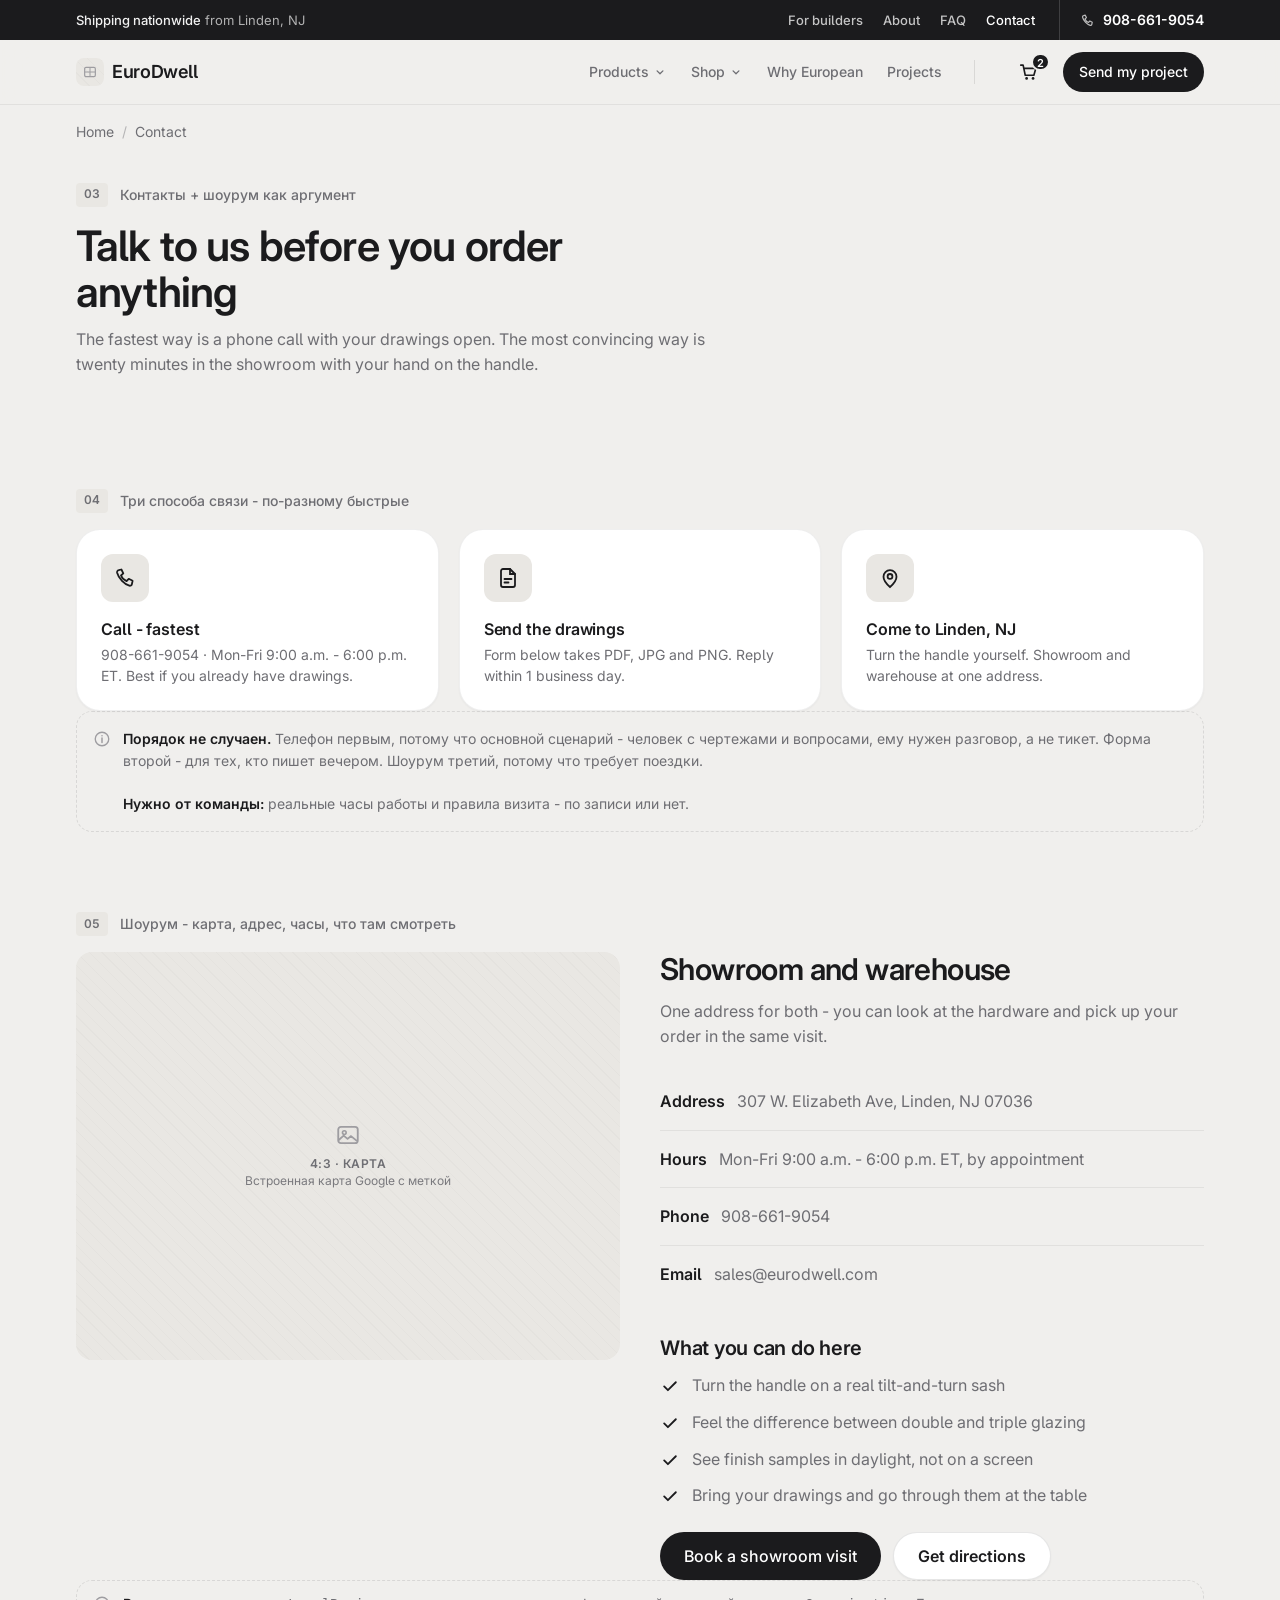
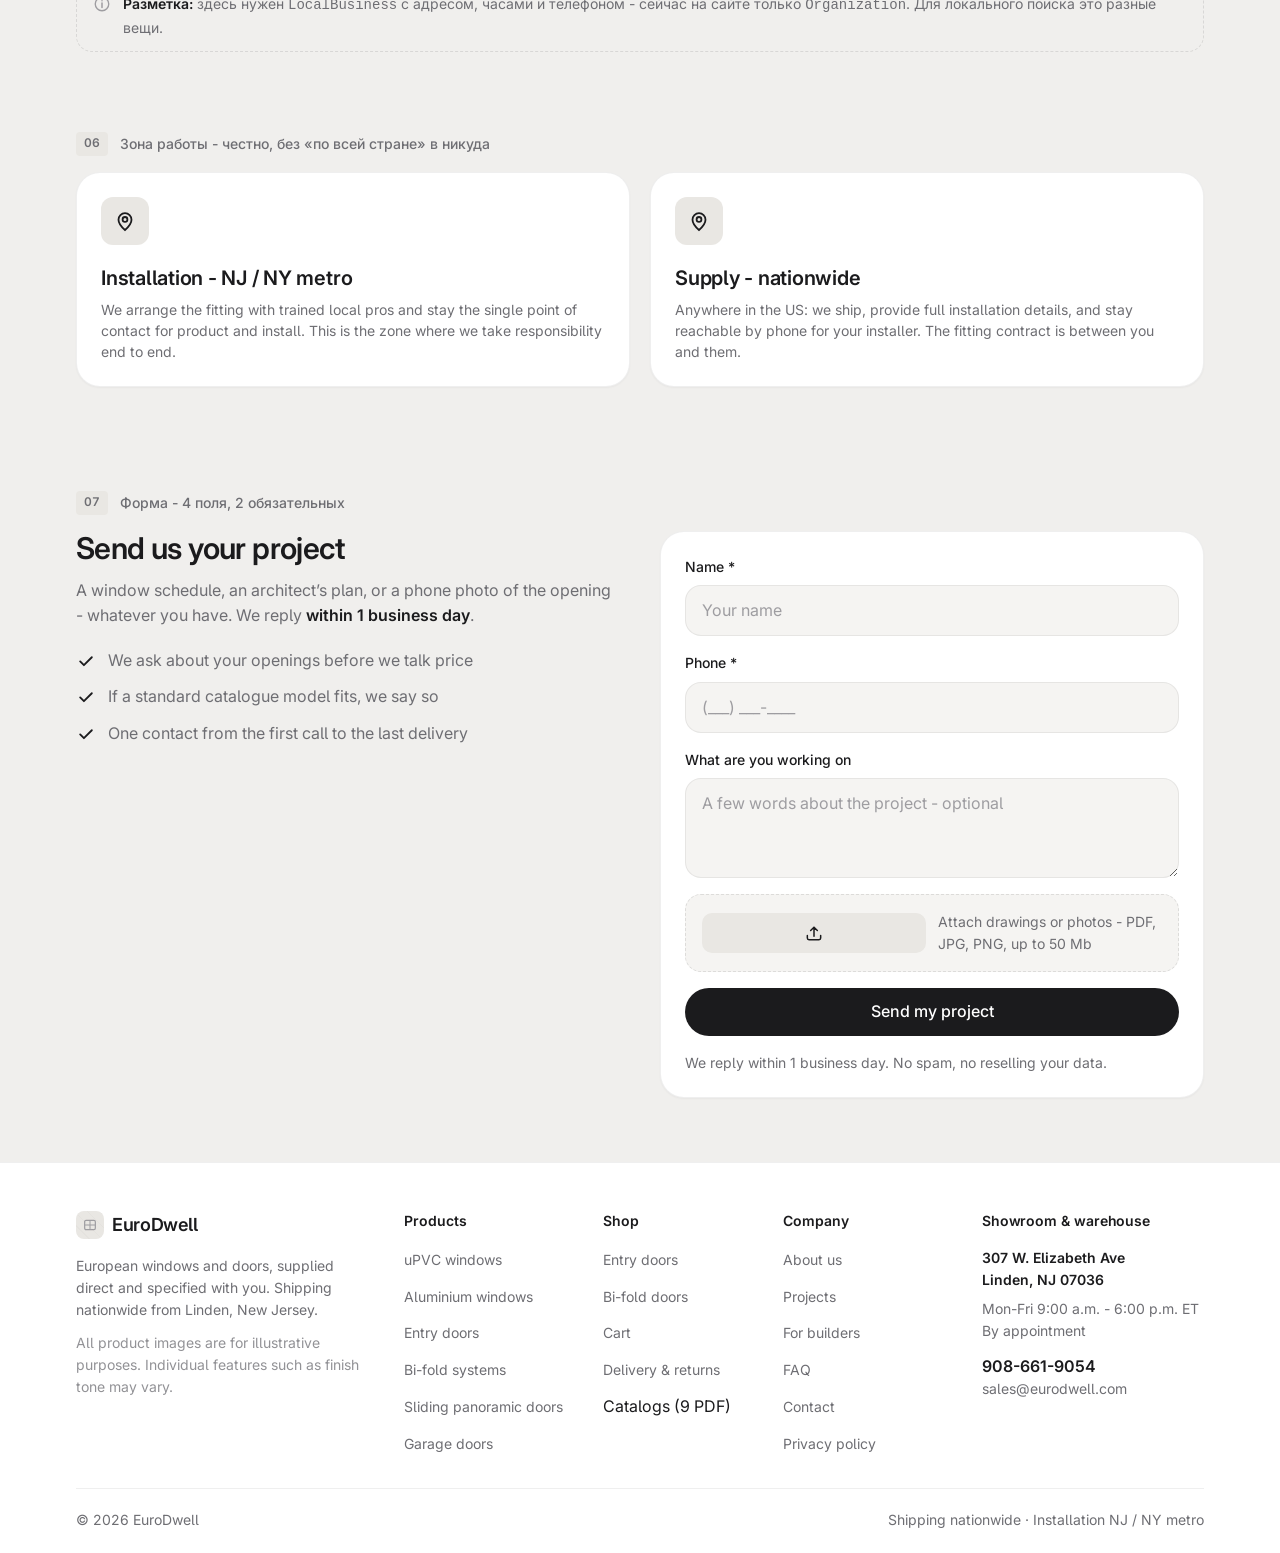
<file: contact-wireframe.html>
<!DOCTYPE html>
<html lang="en-US">
<head>
<meta charset="utf-8">
<meta name="viewport" content="width=device-width,initial-scale=1">
<!-- Microsoft Clarity: записи сессий, карты кликов и скроллов, JS-ошибки.
     Один и тот же тег на всех страницах прототипа - иначе переходы между
     ними разваливаются на отдельные сессии.
     Проверка на file:// - чтобы локальные прогоны не попадали в статистику. -->
<script>
(function(c,l,a,r,i,t,y){
  if(l.location.protocol==='file:')return;
  c[a]=c[a]||function(){(c[a].q=c[a].q||[]).push(arguments)};
  t=l.createElement(r);t.async=1;t.src="https://www.clarity.ms/tag/"+i;
  y=l.getElementsByTagName(r)[0];y.parentNode.insertBefore(t,y);
})(window, document, "clarity", "script", "xu4af9zcva");
</script>
<meta name="color-scheme" content="light">
<title>Contact and Showroom in Linden, NJ - EuroDwell</title>
<meta name="description" content="Call 908-661-9054, send your drawings, or visit the showroom in Linden, NJ. Installation across NJ and NY metro, supply nationwide.">
<!-- Фавикон инлайном: прототип должен работать офлайн, без внешних файлов.
     Тот же знак, что в логотипе - рама окна с импостом. -->
<link rel="icon" href="data:image/svg+xml,%3Csvg xmlns='http://www.w3.org/2000/svg' viewBox='0 0 32 32'%3E%3Crect width='32' height='32' rx='7' fill='%231B1B1D'/%3E%3Cg stroke='%23ffffff' stroke-width='2' stroke-linecap='round' fill='none'%3E%3Crect x='8' y='8.5' width='16' height='15' rx='2'/%3E%3Cpath d='M16 8.5v15M8 16h16'/%3E%3C/g%3E%3C/svg%3E">
<link rel="preconnect" href="https://fonts.googleapis.com">
<link rel="preconnect" href="https://fonts.gstatic.com" crossorigin>
<link href="https://fonts.googleapis.com/css2?family=Inter:opsz,wght@14..32,400;14..32,500;14..32,600;14..32,700&display=swap" rel="stylesheet">
<style>
/* ═══════════════════════════════════════════════════════════════════
   EuroDwell - WIREFRAME главной
   Дисциплина Tran Mau Tri Tam: Inter 16/14, шаг 4px, радиусы 12-32,
   hairline-края. Но без цвета: акцент = более тёмный тон.
   Картинки - серые плейсхолдеры с иконкой и подписью формата.
   ═══════════════════════════════════════════════════════════════════ */

:root{
  /* Space - только кратное 4 */
  --s4:4px; --s8:8px; --s12:12px; --s16:16px; --s20:20px; --s24:24px;
  --s32:32px; --s40:40px; --s48:48px; --s64:64px; --s80:80px;

  /* Монохром. Иерархия = светлота, акцент = темнота */
  --canvas:#F0EFED;
  --surface:#FFFFFF;
  --fill:#E9E7E3;      /* плейсхолдеры, тональные панели */
  --fill2:#F5F4F2;     /* мягкая заливка */
  --ink:#1B1B1D;       /* акцент: primary-кнопка, важные цифры */
  --ink2:#6E6E73;      /* вторичный текст */
  --ink3:#9E9DA1;      /* подписи, иконки плейсхолдеров */
  --hair:rgba(27,27,29,.11);
  --hair2:rgba(27,27,29,.07);

  --r-chip:12px; --r-ctl:16px; --r-card:24px; --r-hero:32px; --r-pill:999px;
  --sh:0 1px 2px rgba(27,27,29,.04);
  --sh-lift:0 12px 28px rgba(27,27,29,.08), 0 2px 6px rgba(27,27,29,.04);

  --container:1176px;
  --header-h:64px;
  --dur:240ms; --ease:cubic-bezier(.22,1,.36,1);
}

*{box-sizing:border-box}
html{scroll-behavior:smooth;-webkit-text-size-adjust:100%}
body{
  margin:0;background:var(--canvas);color:var(--ink);
  font-family:"Inter",-apple-system,"Segoe UI",sans-serif;
  font-size:16px;font-weight:400;line-height:1.55;
  -webkit-font-smoothing:antialiased;font-feature-settings:"cv05"
}
img{max-width:100%;display:block}
a{color:inherit;text-decoration:none}
button{font:inherit}

h1,h2,h3,h4{margin:0;font-weight:600;letter-spacing:-.02em}
h1{font-size:clamp(30px,3.8vw,42px);line-height:1.1}
h2{font-size:clamp(24px,2.5vw,30px);line-height:1.18}
h3{font-size:20px;line-height:1.3;letter-spacing:-.012em}
h4{font-size:16px;line-height:1.4;letter-spacing:-.006em}
p{margin:0}

.t-sec{font-size:14px;line-height:1.5}
.t-m{color:var(--ink2)}
.t-m3{color:var(--ink3)}
.t-med{font-weight:500}.t-semi{font-weight:600}
.t-data{font-weight:700;font-size:clamp(28px,3vw,38px);line-height:1;
  letter-spacing:-.025em;font-variant-numeric:tabular-nums;white-space:nowrap}
.t-data--sm{font-size:22px}
.eyebrow{font-size:14px;font-weight:500;color:var(--ink2);margin:0}

:focus-visible{outline:2px solid var(--ink);outline-offset:3px;border-radius:var(--s8)}
::selection{background:var(--ink);color:#fff}

.wrap{max-width:var(--container);margin-inline:auto;padding-inline:var(--s24)}
.sec{padding-block:var(--s64)}
.sec--sm{padding-block:var(--s40)}
h1,h2,h3{scroll-margin-top:calc(var(--header-h) + var(--s24))}

.skiplink{position:absolute;left:-9999px;top:0;z-index:200;background:var(--ink);
  color:#fff;padding:var(--s12) var(--s20);border-radius:0 0 var(--r-chip) 0;font-weight:500}
.skiplink:focus{left:0}

/* ── Нумерация блоков: для правок на созвоне ── */
.bnum{
  display:inline-flex;align-items:center;justify-content:center;
  min-width:28px;height:24px;padding:0 var(--s8);border-radius:var(--s4);
  background:var(--fill);color:var(--ink2);
  font-size:12px;font-weight:600;font-variant-numeric:tabular-nums;
  letter-spacing:.02em;flex-shrink:0
}
.blabel{display:flex;align-items:center;gap:var(--s12);margin-bottom:var(--s16)}
.blabel .eyebrow{margin:0}

/* ── Аннотация для команды ── */
.note{
  display:flex;gap:var(--s12);align-items:flex-start;
  border:1px dashed var(--hair);border-radius:var(--r-ctl);
  padding:var(--s16);background:transparent;font-size:14px;color:var(--ink2)
}
.note b{color:var(--ink);font-weight:600}
.note svg{flex:0 0 18px;color:var(--ink3);margin-top:2px}
.note--tight{padding:var(--s12) var(--s16)}

/* ── Плейсхолдер изображения ── */
.ph{
  position:relative;background:var(--fill);border-radius:var(--r-ctl);
  display:grid;place-items:center;overflow:hidden;color:var(--ink3)
}
.ph::before{
  content:"";position:absolute;inset:0;opacity:.5;
  background-image:repeating-linear-gradient(45deg,
    rgba(27,27,29,.045) 0 1px, transparent 1px 9px)
}
.ph__in{position:relative;display:flex;flex-direction:column;align-items:center;
  gap:var(--s8);text-align:center;padding:var(--s16);max-width:320px}
.ph__t{font-size:12px;font-weight:600;letter-spacing:.04em;text-transform:uppercase;
  color:var(--ink2);line-height:1.4}
.ph--hero{aspect-ratio:4/3.2;border-radius:var(--r-hero)}
.ph--43{aspect-ratio:4/3}
.ph--169{aspect-ratio:16/10}
.ph--logo{aspect-ratio:5/2;border-radius:var(--s8)}

/* ── Buttons: акцент = тёмная заливка ── */
.btn{
  display:inline-flex;align-items:center;justify-content:center;gap:var(--s8);
  min-height:48px;padding:0 var(--s24);border:0;cursor:pointer;
  font-size:16px;font-weight:500;border-radius:var(--r-pill);white-space:nowrap;
  transition:transform var(--dur) var(--ease),background var(--dur) var(--ease),
             box-shadow var(--dur) var(--ease)
}
.btn:active{transform:scale(.97)}
.btn--primary{background:var(--ink);color:#fff}
.btn--primary:hover{background:#000}
.btn--white{background:var(--surface);color:var(--ink);font-weight:600;
  border:1px solid var(--hair);box-shadow:var(--sh)}
.btn--white:hover{background:var(--fill2)}
.btn--ghost{background:transparent;color:var(--ink);font-weight:500;
  border:1px solid var(--hair)}
.btn--ghost:hover{background:var(--fill2)}
.btn--soft{background:var(--fill);color:var(--ink);font-weight:500}
.btn--soft:hover{background:#DFDCD7}
.btn--sm{min-height:40px;padding:0 var(--s16);font-size:14px}
.btn--full{width:100%}

.alink{display:inline-flex;align-items:center;gap:var(--s8);font-weight:500;
  color:var(--ink);border-bottom:1px solid var(--hair);padding-bottom:2px;
  transition:gap var(--dur) var(--ease),border-color var(--dur) var(--ease)}
.alink:hover{gap:var(--s12);border-color:var(--ink)}

/* ── Cards / panels ── */
.card{background:var(--surface);border:1px solid var(--hair2);
  border-radius:var(--r-card);padding:var(--s24);box-shadow:var(--sh)}
.panel{background:var(--fill);border-radius:var(--r-card);padding:var(--s16)}
.panel--lg{padding:var(--s24)}

.chip{width:48px;height:48px;flex:0 0 48px;border-radius:var(--r-chip);
  background:var(--fill);color:var(--ink);display:grid;place-items:center}
.chip--sm{width:40px;height:40px;flex-basis:40px;border-radius:10px}
.chip--n{font-weight:600;font-size:16px}

.tag{display:inline-flex;align-items:center;gap:var(--s8);height:32px;padding:0 var(--s12);
  border-radius:var(--r-pill);background:var(--fill);color:var(--ink);
  font-size:14px;font-weight:500;white-space:nowrap}
.tag--dark{background:var(--ink);color:#fff}
.tag--onph{background:var(--surface);color:var(--ink);border:1px solid var(--hair)}

.g{display:grid}
.g2{grid-template-columns:repeat(2,minmax(0,1fr))}
.g3{grid-template-columns:repeat(3,minmax(0,1fr))}
.g4{grid-template-columns:repeat(4,minmax(0,1fr))}
.gap12{gap:var(--s12)}.gap16{gap:var(--s16)}.gap20{gap:var(--s20)}
.gap24{gap:var(--s24)}.gap40{gap:var(--s40)}

.shead{max-width:640px;margin-bottom:var(--s32)}
.shead h2{margin-bottom:var(--s12)}
.shead>p{color:var(--ink2)}

/* ── Header ── */
.hdr{position:sticky;top:0;z-index:60;background:rgba(240,239,237,.9);
  backdrop-filter:blur(14px);border-bottom:1px solid var(--hair2)}
.hdr__in{display:flex;align-items:center;gap:var(--s24);height:var(--header-h)}
.logo{display:flex;align-items:center;gap:var(--s8);font-size:18px;font-weight:600;
  letter-spacing:-.02em;flex-shrink:0}
.nav{display:flex;align-items:center;gap:var(--s24);margin-left:auto}
/* разделитель между навигацией и зоной действий */
.hdr__sep{width:1px;height:24px;background:var(--hair);flex-shrink:0;margin-inline:var(--s8)}

/* ── Мега-меню: группировка категорий (I5) ── */
.hdr__in{position:relative}
.nav__has{position:relative}
.nav__t{display:inline-flex;align-items:center;gap:var(--s4);min-height:40px;padding:0;
  background:none;border:0;cursor:pointer;font-size:14px;font-weight:500;color:var(--ink2);
  transition:color var(--dur) var(--ease)}
.nav__t:hover,.nav__t[aria-expanded="true"]{color:var(--ink)}
.nav__t svg{transition:transform var(--dur) var(--ease)}
.nav__t[aria-expanded="true"] svg{transform:rotate(180deg)}
.mm{
  position:absolute;left:0;right:0;top:100%;z-index:59;
  background:var(--surface);border-bottom:1px solid var(--hair);
  box-shadow:0 16px 32px rgba(27,27,29,.10)
}
.mm[hidden]{display:none}
.mm__in{display:grid;grid-template-columns:repeat(4,minmax(0,1fr));
  column-gap:var(--s32);row-gap:var(--s24);padding-block:var(--s32) var(--s24)}
.mm__in--sm{grid-template-columns:minmax(0,1fr) minmax(0,2fr)}
.mm__col{display:flex;flex-direction:column;gap:var(--s12);min-width:0}
.mm__h{font-size:12px;font-weight:600;letter-spacing:.08em;text-transform:uppercase;
  color:var(--ink3);margin:0 0 var(--s4)}
.mm__col a{font-size:15px;font-weight:500;color:var(--ink);display:flex;align-items:center;
  gap:var(--s8);min-height:28px}
.mm__col a:hover{color:var(--ink);text-decoration:underline;text-underline-offset:3px}
.mm__foot{grid-column:1/-1;display:flex;gap:var(--s32);flex-wrap:wrap;
  padding-top:var(--s20);border-top:1px solid var(--hair2)}
.mm__note{align-self:center;padding-left:var(--s24);border-left:1px solid var(--hair2)}

/* ── Корзина: перед CTA, с отбивкой ── */
.cart{position:relative;width:44px;height:44px;display:grid;place-items:center;
  border-radius:var(--r-chip);color:var(--ink);
  transition:background var(--dur) var(--ease)}
.cart:hover{background:var(--fill)}
.cart__n{position:absolute;top:3px;right:1px;min-width:18px;height:18px;padding:0 4px;
  border-radius:var(--r-pill);background:var(--ink);color:#fff;
  font-size:11px;font-weight:600;display:grid;place-items:center;
  border:2px solid var(--canvas)}

/* ── Группы категорий на главной ── */
.cgroup{margin-bottom:var(--s32)}
.cgroup:last-child{margin-bottom:0}
.cgroup__h{display:flex;align-items:baseline;gap:var(--s12);margin-bottom:var(--s16)}
.cgroup__h h3{font-size:16px;font-weight:600;margin:0}
.cgroup__h span{font-size:14px;color:var(--ink3)}
.cgroup__l{flex:1;height:1px;background:var(--hair2)}
.nav a{font-size:14px;font-weight:500;color:var(--ink2);display:inline-flex;
  align-items:center;gap:var(--s4);min-height:40px}
.nav a:hover,.nav a[aria-current]{color:var(--ink)}
.hdr__act{display:flex;align-items:center;gap:var(--s12);flex-shrink:0}
.tel{display:inline-flex;align-items:center;gap:var(--s8);min-height:44px;
  font-size:14px;font-weight:600;white-space:nowrap}
.tel .chip{width:36px;height:36px;flex-basis:36px;border-radius:10px}
.burger{display:none;width:44px;height:44px;align-items:center;justify-content:center;
  background:var(--surface);border:1px solid var(--hair);border-radius:var(--r-chip);cursor:pointer}
.geobar{background:var(--ink);color:rgba(255,255,255,.72);font-size:13px;padding:var(--s8) 0}
.geobar .wrap{display:flex;gap:var(--s24);justify-content:center;flex-wrap:wrap}
.geobar b{color:#fff;font-weight:500}

/* ── Верхняя тёмная строка: гео + вторичные страницы + телефон ── */
.topbar{background:var(--ink);color:rgba(255,255,255,.66);font-size:13px}
.topbar__in{display:flex;align-items:center;gap:var(--s24);min-height:40px}
.topbar__l{display:flex;align-items:center;gap:var(--s12);flex-shrink:0}
.topbar__l b{color:rgba(255,255,255,.94);font-weight:500}
.topbar__sep{width:1px;height:12px;background:rgba(255,255,255,.2);flex-shrink:0}
.topbar__nav{display:flex;align-items:center;gap:var(--s20);margin-left:auto}
.topbar__nav a{color:rgba(255,255,255,.74);font-weight:500;min-height:40px;
  display:inline-flex;align-items:center;transition:color var(--dur) var(--ease)}
.topbar__nav a:hover,.topbar__nav a[aria-current]{color:#fff}
.topbar__tel{display:inline-flex;align-items:center;gap:var(--s8);color:#fff;
  font-weight:600;font-size:14px;white-space:nowrap;flex-shrink:0;
  padding-left:var(--s20);border-left:1px solid rgba(255,255,255,.16);min-height:40px}
.topbar__tel svg{opacity:.7}

/* ── Hero ── */
.hero{padding-block:var(--s48) var(--s64)}
.hero__in{display:grid;grid-template-columns:minmax(0,1fr) minmax(0,1.02fr);
  gap:var(--s48);align-items:center}
.hero h1{margin-block:var(--s16)}
.hero__sub{font-size:16px;color:var(--ink2);max-width:46ch;margin-bottom:var(--s32)}
.hero__cta{display:flex;gap:var(--s12);flex-wrap:wrap;margin-bottom:var(--s32)}
.hero__media{position:relative}
.hero__float{position:absolute;right:-16px;bottom:-20px;background:var(--surface);
  border:1px solid var(--hair);border-radius:var(--r-card);padding:var(--s16);
  box-shadow:var(--sh-lift);display:flex;align-items:center;gap:var(--s12);max-width:256px}

.stats{display:grid;grid-template-columns:repeat(3,minmax(0,1fr));
  column-gap:var(--s24);row-gap:var(--s16)}
.stat{min-width:0}
.stat__v{display:block;margin-bottom:var(--s4)}
.stat__l{display:block;font-size:14px;color:var(--ink2);line-height:1.4}
.rate{display:inline-flex;align-items:center;gap:var(--s4)}
.rate svg{color:var(--ink)}

/* ── Списочные карточки ── */
.icard{display:flex;flex-direction:column;gap:var(--s16)}
.icard h4{margin-bottom:var(--s4)}
.icard .t-sec{color:var(--ink2)}

.split__c{display:block;transition:transform var(--dur) var(--ease),
  box-shadow var(--dur) var(--ease)}
.split__c:hover{transform:translateY(-3px);box-shadow:var(--sh-lift)}
.split__c .tag{margin-bottom:var(--s20)}
.split__c h3{margin-bottom:var(--s8)}
.split__c>p{color:var(--ink2);margin-bottom:var(--s20)}
/* пометка «ведёт на отдельную страницу» - только для вайрфрейма */
.pgtag{display:block;margin-top:var(--s12);font-size:12px;font-weight:500;
  letter-spacing:.02em;color:var(--ink3)}

/* ── Механизм: монохром, акцент = тёмное ── */
.mech{display:grid;grid-template-columns:repeat(2,minmax(0,1fr));gap:var(--s20)}
.mech__c{background:var(--surface);border:1px solid var(--hair2);border-radius:var(--r-card);
  padding:var(--s20);box-shadow:var(--sh);min-width:0;margin:0}
.mech__cap{display:flex;align-items:center;gap:var(--s8);margin-bottom:var(--s16)}
.mech__cap .dot{width:8px;height:8px;border-radius:50%;flex:0 0 8px;background:var(--ink3)}
.mech__c--eu .mech__cap .dot{background:var(--ink)}
.mech__cap span:last-child{font-size:14px;font-weight:500;color:var(--ink2)}
.mech__c--eu .mech__cap span:last-child{color:var(--ink);font-weight:600}
.mech__stage{background:var(--fill2);border:1px solid var(--hair2);
  border-radius:var(--r-ctl);padding:var(--s16);margin-bottom:var(--s16)}
.mech__svg{width:100%;height:auto;display:block}
.mech__lbl{font-family:"Inter",sans-serif;font-size:9px;font-weight:500;fill:#9E9DA1}
.mech__lbl--ink{fill:#1B1B1D;font-weight:600}
.mech__note{font-size:14px;color:var(--ink2);margin:0}
.mech__note b{color:var(--ink);font-weight:600}
.mech__ctl{display:flex;align-items:center;gap:var(--s16);margin-top:var(--s16);flex-wrap:wrap}
.mech__ctl--top{margin-top:0;margin-bottom:var(--s16)}

.air{opacity:0}
.mechbox.play .air{animation:leak 2.8s linear infinite}
.mechbox.play .a2{animation-delay:.55s}
.mechbox.play .a3{animation-delay:1.1s}
@keyframes leak{0%{opacity:0;transform:translateX(9px)}18%{opacity:1}72%{opacity:.85}
  100%{opacity:0;transform:translateX(-14px)}}
.sash,.gk,.cam__r,.pull{transform-box:fill-box}
.sash{transform-origin:center;transition:transform 820ms var(--ease)}
.gk{transform-origin:left center;transition:transform 820ms var(--ease)}
.cam__r{transform-origin:center;transition:transform 820ms var(--ease)}
.seal{opacity:0;transition:opacity 320ms var(--ease) 260ms}
.pull{opacity:1;transition:opacity 240ms var(--ease)}
.mechbox.clamped .sash{transform:translateX(-12px)}
.mechbox.clamped .gk{transform:scaleX(.44)}
.mechbox.clamped .cam__r{transform:rotate(90deg)}
.mechbox.clamped .seal{opacity:1}
.mechbox.clamped .pull{opacity:0}

/* ── Плитки категорий ── */
.tile{display:block;background:var(--surface);border:1px solid var(--hair2);
  border-radius:var(--r-card);padding:var(--s12) var(--s12) var(--s16);
  box-shadow:var(--sh);transition:transform var(--dur) var(--ease),
  box-shadow var(--dur) var(--ease)}
.tile:hover{transform:translateY(-3px);box-shadow:var(--sh-lift)}
.tile .ph{aspect-ratio:4/3}
.tile__badge{position:absolute;top:var(--s12);left:var(--s12);z-index:2}
.tile__b{display:flex;align-items:flex-start;gap:var(--s12);padding:var(--s16) var(--s8) 0}
.tile__t{min-width:0;flex:1}
.tile__t h4{margin-bottom:var(--s4);overflow:hidden;text-overflow:ellipsis;white-space:nowrap}
.tile__t .t-sec{display:block;color:var(--ink2);overflow:hidden;
  text-overflow:ellipsis;white-space:nowrap}
.tile__ar{flex:0 0 24px;color:var(--ink3);margin-top:var(--s4);
  transition:transform var(--dur) var(--ease),color var(--dur) var(--ease)}
.tile:hover .tile__ar{transform:translateX(4px);color:var(--ink)}

/* ── Steps ── */
.steps{display:flex;flex-direction:column;gap:var(--s12)}
.step{display:flex;gap:var(--s16);align-items:flex-start;background:var(--surface);
  border:1px solid var(--hair2);border-radius:var(--r-ctl);padding:var(--s20)}
.step__t{min-width:0;flex:1}
.step__t h4{margin-bottom:var(--s4)}
.step__t .t-sec{color:var(--ink2)}

/* ── Warranty ── */
.warr{display:grid;grid-template-columns:minmax(0,1fr) auto;gap:var(--s40);align-items:center}
.warr__n{display:flex;align-items:baseline;gap:var(--s12)}
.warr__n span{font-weight:700;font-size:clamp(64px,9vw,116px);line-height:.86;
  letter-spacing:-.05em;font-variant-numeric:tabular-nums;color:var(--ink)}
.warr__n small{font-size:16px;font-weight:500;color:var(--ink2)}

/* ── Cases ── */
.cs{background:var(--surface);border:1px solid var(--hair2);border-radius:var(--r-card);
  padding:var(--s12) var(--s12) var(--s20);box-shadow:var(--sh);
  display:flex;flex-direction:column;min-width:0}
.cs .ph{margin-bottom:var(--s16)}
.cs__b{padding-inline:var(--s8);display:flex;flex-direction:column;gap:var(--s8);
  flex:1;min-width:0}
.cs__meta{font-size:14px;font-weight:500;color:var(--ink2)}
.cs__facts{font-size:14px;color:var(--ink2);margin:0}
.cs__b .alink{margin-top:auto;padding-top:var(--s8);align-self:flex-start}

/* ── Logos ── */
.logos{display:grid;grid-template-columns:repeat(6,minmax(0,1fr));
  column-gap:var(--s20);row-gap:var(--s16)}

/* ── FAQ ── */
.faq{background:var(--surface);border:1px solid var(--hair2);border-radius:var(--r-card);
  box-shadow:var(--sh);overflow:hidden}
.faq__i + .faq__i{border-top:1px solid var(--hair2)}
.faq__q{width:100%;background:none;border:0;cursor:pointer;text-align:left;
  display:flex;align-items:center;gap:var(--s16);padding:var(--s20) var(--s24);
  min-height:64px;font-size:16px;font-weight:500;color:var(--ink)}
.faq__q>span:first-child{flex:1;min-width:0}
.faq__q .faq__ic{flex:0 0 32px;width:32px;height:32px;border-radius:10px;background:var(--fill);
  display:grid;place-items:center;color:var(--ink2);
  transition:transform var(--dur) var(--ease),background var(--dur) var(--ease),
             color var(--dur) var(--ease)}
.faq__i[open] .faq__ic{transform:rotate(180deg);background:var(--ink);color:#fff}
.faq__a{overflow:hidden;height:0;transition:height 320ms var(--ease)}
.faq__a>div{padding:0 var(--s24) var(--s24);color:var(--ink2);max-width:72ch}
.faq__a b{color:var(--ink);font-weight:600}

/* ── Форма ── */
.form{display:flex;flex-direction:column;gap:var(--s16)}
.frow{display:grid;grid-template-columns:repeat(2,minmax(0,1fr));gap:var(--s16)}
.field{display:flex;flex-direction:column;gap:var(--s8);min-width:0}
.field label{font-size:14px;font-weight:500}
.field label i{font-style:normal;color:var(--ink)}
.field input,.field textarea{
  width:100%;min-height:48px;padding:var(--s12) var(--s16);background:var(--fill2);
  border:1px solid var(--hair2);border-radius:var(--r-ctl);
  font:inherit;font-size:16px;color:var(--ink);
  transition:border-color var(--dur) var(--ease),background var(--dur) var(--ease),
             box-shadow var(--dur) var(--ease)}
.field textarea{min-height:100px;resize:vertical;line-height:1.5}
.field input::placeholder,.field textarea::placeholder{color:var(--ink3)}
.field input:focus,.field textarea:focus{outline:none;background:var(--surface);
  border-color:var(--ink);box-shadow:0 0 0 3px rgba(27,27,29,.10)}
.field .hint{font-size:14px;color:var(--ink2)}
.field .err{display:none;align-items:center;gap:var(--s8);font-size:14px;
  color:var(--ink);font-weight:500}
.field.bad input,.field.bad textarea{border-color:var(--ink);
  box-shadow:0 0 0 3px rgba(27,27,29,.08)}
.field.bad .err{display:flex}
.drop{display:flex;align-items:center;gap:var(--s12);min-height:64px;padding:var(--s16);
  background:var(--fill2);border:1px dashed var(--hair);border-radius:var(--r-ctl);
  cursor:pointer;font-size:14px;color:var(--ink2)}
.drop:hover{border-color:var(--ink);background:var(--surface)}
.drop input{display:none}
.drop span{min-width:0;flex:1}
.fnote{font-size:14px;color:var(--ink2);margin:0}
.falt{font-size:14px;color:var(--ink2);margin:0;padding-top:var(--s16);
  border-top:1px solid var(--hair2)}
.fdone{display:none;background:var(--surface);border:1px solid var(--hair);
  border-radius:var(--r-card);padding:var(--s32);box-shadow:var(--sh)}
.fdone h3{margin-bottom:var(--s12)}

.ticks{list-style:none;padding:0;margin:0;display:flex;flex-direction:column;gap:var(--s12)}
.ticks li{display:flex;gap:var(--s12);align-items:flex-start;font-size:16px;color:var(--ink2)}
.ticks li svg{flex:0 0 20px;color:var(--ink);margin-top:3px}

.blist{list-style:none;padding:0;margin:0;display:flex;flex-direction:column}
.blist li{display:flex;gap:var(--s12);align-items:flex-start;padding-block:var(--s16);
  font-size:16px;color:var(--ink2)}
.blist li + li{border-top:1px solid var(--hair2)}
.blist b{color:var(--ink);font-weight:600}

/* ── Footer ── */
.ftr{background:var(--surface);border-top:1px solid var(--hair2);
  padding-block:var(--s48) var(--s24)}
.ftr__g{display:grid;grid-template-columns:1.6fr .9fr .8fr .9fr 1.2fr;gap:var(--s32)}
.ftr h4{font-size:14px;font-weight:600;margin-bottom:var(--s16)}
.ftr ul{list-style:none;padding:0;margin:0;display:flex;flex-direction:column;gap:var(--s12)}
.ftr a,.ftr p{font-size:14px;color:var(--ink2)}
.ftr a:hover{color:var(--ink)}
.ftr__b{display:flex;justify-content:space-between;gap:var(--s24);flex-wrap:wrap;
  margin-top:var(--s32);padding-top:var(--s20);border-top:1px solid var(--hair2);
  font-size:14px;color:var(--ink2)}

/* ═══ Страница категории ═══ */
.crumbs{font-size:14px;color:var(--ink2);padding-block:var(--s16) 0}
.crumbs a:hover{color:var(--ink);text-decoration:underline;text-underline-offset:3px}
.crumbs span{opacity:.45;margin-inline:var(--s8)}

.chero{padding-block:var(--s32) var(--s48)}
.chero__in{display:grid;grid-template-columns:minmax(0,1fr) minmax(0,1.02fr);
  gap:var(--s48);align-items:center}
.chero h1{margin-block:var(--s16);font-size:clamp(28px,3.4vw,38px)}

/* таблицы сравнения */
/* overflow-x:auto прокручивает таблицу, но НЕ отсекает её min-content:
   640px «просачиваются» вверх по дереву, Chrome на мобильном решает, что страница
   не помещается, и расширяет layout viewport - вся вёрстка уезжает вправо.
   contain:inline-size делает ширину контейнера независимой от содержимого. */
.tscroll{overflow-x:auto;-webkit-overflow-scrolling:touch;max-width:100%;
  contain:inline-size}
.cmp{width:100%;border-collapse:collapse;font-size:15px;min-width:640px}
.cmp th,.cmp td{padding:var(--s16);text-align:left;vertical-align:top;
  border-bottom:1px solid var(--hair2)}
.cmp thead th{font-size:12px;letter-spacing:.08em;text-transform:uppercase;
  color:var(--ink3);font-weight:600;border-bottom:1px solid var(--ink)}
.cmp th:first-child{width:22%;font-weight:600;color:var(--ink);font-size:15px;
  letter-spacing:0;text-transform:none}
.cmp .col-eu{background:var(--fill2);border-left:3px solid var(--ink)}
.cmp thead .col-eu{color:var(--ink);font-weight:700}
.cmp tbody .col-eu{font-weight:500}
.cmp__span{background:var(--fill);font-size:14px;color:var(--ink2)}
/* nowrap нужен коротким пропускам вида «0.__ CFM», но длинная пометка
   с ним раздувает таблицу и вместе с ней всю страницу на мобильном */
.todo{color:var(--ink);font-weight:600;background:var(--fill);
  padding:2px var(--s8);border-radius:var(--s4);white-space:nowrap}
.todo--wrap{white-space:normal;display:inline-block}

/* спеки */
.specs{width:100%;border-collapse:collapse;font-size:15px}
.specs th,.specs td{padding:var(--s12) 0;text-align:left;vertical-align:top;
  border-bottom:1px solid var(--hair2)}
.specs th{font-weight:400;color:var(--ink2);width:46%}
.specs td{font-weight:600;font-variant-numeric:tabular-nums}

/* карточка с акцентом */
.card--mark{border-color:var(--ink);box-shadow:0 0 0 3px rgba(27,27,29,.06)}

/* формы окон */
.shapes{display:grid;grid-template-columns:repeat(6,minmax(0,1fr));gap:var(--s16)}
.shape{aspect-ratio:1;border:1px solid var(--hair2);border-radius:var(--r-ctl);
  background:var(--surface);display:flex;flex-direction:column;align-items:center;
  justify-content:center;gap:var(--s8);padding:var(--s16);box-shadow:var(--sh)}
.shape svg{width:100%;max-width:64px;height:auto;color:var(--ink2)}
.shape span{font-size:12px;font-weight:500;color:var(--ink3);text-align:center;line-height:1.3}

/* опции */
.opt{background:var(--surface);border:1px solid var(--hair2);border-radius:var(--r-card);
  overflow:hidden;box-shadow:var(--sh)}
.opt__h{padding:var(--s16) var(--s20);border-bottom:1px solid var(--hair2);
  background:var(--fill2);font-size:16px;font-weight:600}
.opt__b{padding:var(--s20);font-size:14px;color:var(--ink2)}
.sw{display:flex;gap:var(--s8);flex-wrap:wrap;margin-bottom:var(--s12)}
.sw i{width:32px;height:32px;border-radius:var(--s8);border:1px solid var(--hair);display:block}

/* таймлайн */
.tl{display:grid;grid-template-columns:repeat(4,minmax(0,1fr));gap:var(--s24)}
.tl__i{position:relative;padding-top:var(--s24);min-width:0}
.tl__i::before{content:"";position:absolute;top:5px;left:0;right:0;height:1px;background:var(--hair)}
.tl__i::after{content:"";position:absolute;top:1px;left:0;width:9px;height:9px;
  border-radius:50%;background:var(--ink)}
.tl__t{font-size:12px;font-weight:600;letter-spacing:.08em;text-transform:uppercase;
  color:var(--ink3);display:block;margin-bottom:var(--s8)}
.tl__i h4{margin-bottom:var(--s8)}
.tl__i p{font-size:14px;color:var(--ink2);margin:0}

/* мостик */
.bridge{display:flex;gap:var(--s32);align-items:center;justify-content:space-between;
  background:var(--surface);border:1px solid var(--hair2);border-left:3px solid var(--ink);
  border-radius:var(--r-card);padding:var(--s24) var(--s32);box-shadow:var(--sh);flex-wrap:wrap}

/* ═══════════════════════════════════════════════════════
   МАГАЗИН: листинг, фильтры, карточка товара, корзина
   ═══════════════════════════════════════════════════════ */

/* ── Полоска доверия магазина ── */
.tstrip{display:flex;gap:var(--s24);flex-wrap:wrap;background:var(--fill);
  border-radius:var(--r-ctl);padding:var(--s16) var(--s20);font-size:14px;color:var(--ink2)}
.tstrip span{display:inline-flex;align-items:center;gap:var(--s8)}
.tstrip b{color:var(--ink);font-weight:600}

/* ── Раскладка листинга ── */
.shop{display:grid;grid-template-columns:264px minmax(0,1fr);gap:var(--s32);align-items:start}
.fbar{display:flex;align-items:center;justify-content:space-between;gap:var(--s16);
  margin-bottom:var(--s20);flex-wrap:wrap}
.fbar__n{font-size:14px;color:var(--ink2)}
.fbar__n b{color:var(--ink);font-weight:600}
.fbar__r{display:flex;align-items:center;gap:var(--s12)}
.sel{height:40px;padding:0 var(--s12);border:1px solid var(--hair);border-radius:var(--r-chip);
  background:var(--surface);font:inherit;font-size:14px;color:var(--ink);cursor:pointer}
.mfilt{display:none}

/* применённые фильтры чипами */
.chips{display:flex;gap:var(--s8);flex-wrap:wrap;margin-bottom:var(--s16)}
.chip-f{display:inline-flex;align-items:center;gap:var(--s8);height:32px;padding:0 var(--s8) 0 var(--s12);
  border-radius:var(--r-pill);background:var(--ink);color:#fff;font-size:13px;font-weight:500}
.chip-f button{width:18px;height:18px;border:0;border-radius:50%;background:rgba(255,255,255,.22);
  color:#fff;cursor:pointer;display:grid;place-items:center;font-size:11px;line-height:1;padding:0}
.chips .alink{align-self:center;font-size:13px}

/* панель фильтров */
.filters{background:var(--surface);border:1px solid var(--hair2);border-radius:var(--r-card);
  box-shadow:var(--sh);overflow:hidden;position:sticky;top:calc(var(--header-h) + 16px)}
.fgrp{border-bottom:1px solid var(--hair2);padding:var(--s16) var(--s20)}
.fgrp:last-child{border-bottom:0}
.fgrp__h{display:flex;align-items:center;justify-content:space-between;gap:var(--s8);
  font-size:14px;font-weight:600;margin-bottom:var(--s12)}
.fopt{display:flex;align-items:center;gap:var(--s12);min-height:32px;font-size:14px;
  color:var(--ink2);cursor:pointer}
.fopt input{width:18px;height:18px;accent-color:var(--ink);flex-shrink:0;margin:0}
.fopt span{flex:1;min-width:0}
.fopt em{font-style:normal;color:var(--ink3);font-size:13px;font-variant-numeric:tabular-nums}
.fopt.off{opacity:.42;cursor:not-allowed}
.fsw{display:flex;gap:var(--s8);flex-wrap:wrap}
.fsw i{width:32px;height:32px;border-radius:var(--s8);border:1px solid var(--hair);
  display:block;cursor:pointer;transition:box-shadow var(--dur) var(--ease)}
.fsw i:hover{box-shadow:0 0 0 2px var(--ink)}
.fsize{display:flex;align-items:center;gap:var(--s8)}
.fsize input{width:100%;min-width:0;height:40px;padding:0 var(--s12);background:var(--fill2);
  border:1px solid var(--hair2);border-radius:var(--r-chip);font:inherit;font-size:14px}
.fsize span{color:var(--ink3);flex-shrink:0}
.fpre{display:flex;gap:var(--s8);flex-wrap:wrap;margin-top:var(--s8)}
.fpre button{height:28px;padding:0 var(--s12);border:1px solid var(--hair);border-radius:var(--r-pill);
  background:var(--surface);font:inherit;font-size:13px;color:var(--ink2);cursor:pointer}
.fpre button:hover{border-color:var(--ink);color:var(--ink)}
.fmore{width:100%;min-height:44px;background:var(--fill2);border:0;border-top:1px solid var(--hair2);
  font:inherit;font-size:14px;font-weight:500;color:var(--ink);cursor:pointer}

/* ── Плитка товара с ценой ── */
.pgrid{display:grid;grid-template-columns:repeat(3,minmax(0,1fr));gap:var(--s20)}
.pcard{background:var(--surface);border:1px solid var(--hair2);border-radius:var(--r-card);
  padding:var(--s12);box-shadow:var(--sh);display:flex;flex-direction:column;min-width:0;
  transition:transform var(--dur) var(--ease),box-shadow var(--dur) var(--ease)}
.pcard:hover{transform:translateY(-3px);box-shadow:var(--sh-lift)}
.pcard .ph{aspect-ratio:4/3;margin-bottom:var(--s16)}
.pcard__badge{position:absolute;top:var(--s12);left:var(--s12);z-index:2}
.pcard__b{padding:0 var(--s8) var(--s4);display:flex;flex-direction:column;gap:var(--s8);
  flex:1;min-width:0}
.pcard__eyebrow{font-size:12px;font-weight:600;letter-spacing:.08em;text-transform:uppercase;
  color:var(--ink3)}
.pcard__b h4{margin:0;overflow:hidden;text-overflow:ellipsis;white-space:nowrap}
.pcard__spec{font-size:13px;color:var(--ink2);margin:0;overflow:hidden;
  text-overflow:ellipsis;white-space:nowrap}
.pcard__sw{display:flex;gap:6px;align-items:center}
.pcard__sw i{width:18px;height:18px;border-radius:50%;border:1px solid var(--hair);display:block}
.pcard__sw em{font-style:normal;font-size:12px;color:var(--ink3);margin-left:2px}
.pcard__price{display:flex;align-items:baseline;gap:var(--s8);margin-top:var(--s4)}
.pcard__price b{font-size:22px;font-weight:700;letter-spacing:-.02em;font-variant-numeric:tabular-nums;
  white-space:nowrap}
/* «from» - служебное слово, не должно читаться как часть суммы */
.pcard__price b i{font-style:normal;font-size:13px;font-weight:500;color:var(--ink2);
  letter-spacing:0;margin-right:2px}
.pcard__price span{font-size:12px;color:var(--ink3)}
.pcard__lead{font-size:13px;color:var(--ink2);display:inline-flex;align-items:center;gap:6px}
.pcard__lead i{width:6px;height:6px;border-radius:50%;background:var(--ink);display:block;flex-shrink:0}
.pcard__lead.slow i{background:var(--ink3)}
.pcard .btn{margin-top:var(--s12)}

/* ── Карточка товара (PDP) ── */
.pdp{display:grid;grid-template-columns:minmax(0,1.05fr) minmax(0,.95fr);gap:var(--s40);
  align-items:start}
.gal__main{margin-bottom:var(--s12)}
.gal__main .ph{aspect-ratio:4/3;border-radius:var(--r-card)}
.gal__thumbs{display:grid;grid-template-columns:repeat(4,minmax(0,1fr));gap:var(--s12)}
.gal__thumbs .ph{aspect-ratio:1;border-radius:var(--r-chip);cursor:pointer}
.gal__thumbs .ph.on{outline:2px solid var(--ink);outline-offset:2px}

.pdp__side{position:sticky;top:calc(var(--header-h) + 16px);min-width:0}
/* две вторичные кнопки: nowrap внутри .btn не даёт колонке сжаться,
   поэтому на узких экранах они переходят в столбик */
.pdp__acts{display:grid;grid-template-columns:1fr 1fr;gap:var(--s12);margin-top:var(--s12)}
.pdp__acts .btn{min-width:0}
.pdp__eyebrow{font-size:12px;font-weight:600;letter-spacing:.08em;text-transform:uppercase;
  color:var(--ink3);margin-bottom:var(--s8)}
.pdp__rate{display:inline-flex;align-items:center;gap:var(--s8);font-size:14px;color:var(--ink2);
  margin-block:var(--s12)}
.pdp__price{display:flex;align-items:baseline;gap:var(--s12);margin-block:var(--s16) var(--s4)}
.pdp__price b{font-size:34px;font-weight:700;letter-spacing:-.025em;font-variant-numeric:tabular-nums}
.pdp__pnote{font-size:13px;color:var(--ink2);margin:0 0 var(--s20)}

/* конфигуратор */
.cfg{background:var(--surface);border:1px solid var(--hair2);border-radius:var(--r-card);
  box-shadow:var(--sh);overflow:hidden;margin-bottom:var(--s20)}
.cfg__g{padding:var(--s16) var(--s20);border-bottom:1px solid var(--hair2)}
.cfg__h{display:flex;align-items:center;gap:var(--s8);font-size:14px;font-weight:600;
  margin-bottom:var(--s12)}
.cfg__h b{width:20px;height:20px;border-radius:50%;background:var(--fill);color:var(--ink2);
  font-size:11px;font-weight:600;display:grid;place-items:center;flex-shrink:0}
.cfg__hint{font-size:13px;color:var(--ink3);margin:var(--s8) 0 0;display:flex;gap:6px}
.seg{display:flex;gap:var(--s8);flex-wrap:wrap}
.seg button{min-height:40px;padding:0 var(--s16);border:1px solid var(--hair);
  border-radius:var(--r-chip);background:var(--surface);font:inherit;font-size:14px;
  font-weight:500;color:var(--ink2);cursor:pointer;display:inline-flex;align-items:center;gap:var(--s8);
  transition:border-color var(--dur) var(--ease),color var(--dur) var(--ease),background var(--dur) var(--ease)}
.seg button:hover{border-color:var(--ink3)}
.seg button[aria-pressed="true"]{background:var(--ink);border-color:var(--ink);color:#fff}
.seg button i{font-style:normal;font-size:12px;opacity:.7;font-variant-numeric:tabular-nums}
.cfg__sw{display:flex;gap:var(--s8);flex-wrap:wrap;align-items:center}
.cfg__sw button{width:36px;height:36px;border-radius:var(--s8);border:1px solid var(--hair);
  cursor:pointer;padding:0}
.cfg__sw button[aria-pressed="true"]{outline:2px solid var(--ink);outline-offset:2px}
.cfg__sw .more{width:auto;padding:0 var(--s12);height:36px;background:var(--fill2);
  font:inherit;font-size:13px;color:var(--ink2)}
.cfg__adv{width:100%;min-height:44px;background:var(--fill2);border:0;font:inherit;font-size:14px;
  font-weight:500;color:var(--ink);cursor:pointer;text-align:left;padding-inline:var(--s20)}
.cfg__sum{padding:var(--s16) var(--s20);background:var(--fill2)}
.cfg__row{display:flex;justify-content:space-between;gap:var(--s12);font-size:14px;
  color:var(--ink2);padding-block:4px}
.cfg__row b{color:var(--ink);font-weight:500;font-variant-numeric:tabular-nums}
.cfg__row--tot{border-top:1px solid var(--hair);margin-top:var(--s8);padding-top:var(--s12);
  font-size:16px;color:var(--ink)}
.cfg__row--tot b{font-weight:700;font-size:20px}

.plist{list-style:none;padding:0;margin:var(--s20) 0 0;display:flex;flex-direction:column;gap:var(--s12)}
.plist li{display:flex;gap:var(--s12);align-items:flex-start;font-size:14px;color:var(--ink2)}
.plist li svg{flex:0 0 18px;color:var(--ink);margin-top:2px}

/* что входит / не входит */
.incl{display:grid;grid-template-columns:repeat(2,minmax(0,1fr));gap:var(--s32)}
.incl ul{list-style:none;padding:0;margin:0;display:flex;flex-direction:column;gap:var(--s12)}
.incl li{display:flex;gap:var(--s12);font-size:15px;color:var(--ink2)}
.incl li svg{flex:0 0 18px;margin-top:3px}
.incl--no li svg{color:var(--ink3)}
.incl--no li{color:var(--ink3)}

/* sticky bar товара */
.pbar{position:fixed;left:0;right:0;bottom:0;z-index:69;display:none;
  background:rgba(255,255,255,.96);backdrop-filter:blur(14px);border-top:1px solid var(--hair);
  padding:var(--s12) 0}
.pbar.on{display:block}
.pbar__in{display:flex;align-items:center;gap:var(--s16)}
.pbar .ph{width:44px;height:44px;flex:0 0 44px;border-radius:var(--s8)}
.pbar__t{min-width:0;flex:1}
.pbar__t b{display:block;font-size:15px;font-weight:600;overflow:hidden;
  text-overflow:ellipsis;white-space:nowrap}
.pbar__t span{font-size:13px;color:var(--ink2)}
.pbar__p{font-size:20px;font-weight:700;font-variant-numeric:tabular-nums;flex-shrink:0}

/* ── Корзина ── */
.steps-h{display:flex;align-items:center;gap:var(--s12);flex-wrap:wrap;margin-bottom:var(--s32)}
.steps-h span{display:inline-flex;align-items:center;gap:var(--s8);font-size:14px;color:var(--ink3)}
.steps-h span b{width:24px;height:24px;border-radius:50%;background:var(--fill);color:var(--ink2);
  font-size:12px;font-weight:600;display:grid;place-items:center}
.steps-h span.on{color:var(--ink);font-weight:600}
.steps-h span.on b{background:var(--ink);color:#fff}
.steps-h i{width:24px;height:1px;background:var(--hair);flex-shrink:0}

.cartl{display:grid;grid-template-columns:minmax(0,1fr) 360px;gap:var(--s32);align-items:start}
.citem{display:grid;grid-template-columns:96px minmax(0,1fr) auto;gap:var(--s16);
  padding:var(--s20) 0;border-bottom:1px solid var(--hair2)}
.citem .ph{aspect-ratio:1;border-radius:var(--r-chip)}
.citem__t{min-width:0}
.citem__t h4{margin-bottom:var(--s8)}
.citem__cfg{display:flex;flex-wrap:wrap;gap:var(--s8);margin-bottom:var(--s12)}
.citem__cfg span{font-size:12px;padding:3px var(--s8);border-radius:var(--s4);background:var(--fill);
  color:var(--ink2)}
.citem__act{display:flex;gap:var(--s16);font-size:13px}
.citem__r{text-align:right;display:flex;flex-direction:column;gap:var(--s12);align-items:flex-end}
.citem__p{font-size:18px;font-weight:700;font-variant-numeric:tabular-nums;white-space:nowrap}
.qty{display:inline-flex;align-items:center;border:1px solid var(--hair);border-radius:var(--r-chip);
  overflow:hidden}
.qty button{width:34px;height:36px;border:0;background:var(--surface);font:inherit;font-size:16px;
  color:var(--ink);cursor:pointer}
.qty button:hover{background:var(--fill)}
.qty span{width:36px;text-align:center;font-size:14px;font-weight:600;font-variant-numeric:tabular-nums}

.sumbox{background:var(--surface);border:1px solid var(--hair2);border-radius:var(--r-card);
  box-shadow:var(--sh);padding:var(--s24);position:sticky;top:calc(var(--header-h) + 16px)}
.sumbox__row{display:flex;justify-content:space-between;gap:var(--s12);font-size:15px;
  color:var(--ink2);padding-block:var(--s8)}
.sumbox__row b{color:var(--ink);font-weight:500;font-variant-numeric:tabular-nums}
.sumbox__tot{border-top:1px solid var(--hair);margin-top:var(--s12);padding-top:var(--s16);
  display:flex;justify-content:space-between;align-items:baseline;gap:var(--s12)}
.sumbox__tot b{font-size:26px;font-weight:700;font-variant-numeric:tabular-nums}
.radio{display:flex;gap:var(--s12);align-items:flex-start;padding:var(--s12);
  border:1px solid var(--hair);border-radius:var(--r-chip);cursor:pointer;font-size:14px}
.radio:has(input:checked){border-color:var(--ink);background:var(--fill2)}
.radio input{width:18px;height:18px;accent-color:var(--ink);margin:2px 0 0;flex-shrink:0}
.radio div{min-width:0;flex:1}
.radio>div>b{display:block;font-weight:600;color:var(--ink);margin-bottom:2px}
/* жирное внутри описания остаётся в строке, а не превращается в блок */
.radio span b{display:inline;font-weight:600;color:var(--ink)}
.radio span{color:var(--ink2)}
/* широкий вариант: цена справа в той же строке, что название */
.radio--wide{padding:var(--s16)}
.radio--wide>div>b{display:flex;align-items:center;justify-content:space-between;gap:var(--s12)}
.radio__p{font-weight:500;color:var(--ink2);font-size:13px;white-space:nowrap}
.pms{display:inline-flex;gap:var(--s4);flex-shrink:0}
.pmi{display:inline-flex;align-items:center;height:20px;padding:0 var(--s4);
  border:1px solid var(--hair);border-radius:4px;background:var(--surface);
  font-size:10px;font-weight:700;letter-spacing:.04em;color:var(--ink2)}
.radio code{font-size:12px;background:var(--fill);padding:1px 4px;border-radius:4px}

/* пройденный шаг чекаута */
.steps-h span.done{color:var(--ink2)}
.steps-h span.done b{background:var(--ink2);color:#fff}

/* три поля в ряд: город / штат / ZIP */
.frow3{display:grid;grid-template-columns:1.5fr .8fr 1fr;gap:var(--s16)}
.frow3 .sel{height:48px}

/* разбивка «сегодня / при отгрузке» - 50/50 арифметикой, а не сноской */
.split{margin-top:var(--s20);border-top:1px solid var(--hair);padding-top:var(--s16);
  display:flex;flex-direction:column;gap:var(--s12)}
.split__r{display:flex;justify-content:space-between;align-items:flex-start;gap:var(--s12);font-size:15px}
.split__r>span{display:flex;flex-direction:column}
.split__r b{color:var(--ink);font-weight:600;font-variant-numeric:tabular-nums;white-space:nowrap}
.split__r em{font-style:normal;font-size:12px;color:var(--ink3);line-height:1.35}
.split__r:first-child>b{font-size:20px}

/* ── Projects ── */
.pfilt{display:flex;gap:var(--s8);flex-wrap:wrap;margin-bottom:var(--s24)}
.pfilt button{min-height:40px;padding:0 var(--s16);border:1px solid var(--hair);
  border-radius:var(--r-pill);background:var(--surface);font:inherit;font-size:14px;
  font-weight:500;color:var(--ink2);cursor:pointer}
.pfilt button[aria-pressed="true"]{background:var(--ink);border-color:var(--ink);color:#fff}
.pfilt--links a{display:inline-flex;align-items:center;min-height:40px;padding:0 var(--s16);
  border:1px solid var(--hair);border-radius:var(--r-pill);background:var(--surface);
  font-size:14px;font-weight:500;color:var(--ink);text-decoration:none}
.pfilt--links a:hover{background:var(--fill2)}

/* бейдж «до/после» поверх плейсхолдера кейса */
.cs__ba{position:absolute;top:var(--s12);left:var(--s12);z-index:2}

/* призрачная кнопка на тёмной подложке */
.btn--onmark{background:transparent;color:#fff;border:1px solid rgba(255,255,255,.34);font-weight:600}
.btn--onmark:hover{background:rgba(255,255,255,.12)}

/* ═══ Страница одного проекта ═══ */

/* панель фактов: читается вместо текста */
.pfacts{display:grid;grid-template-columns:1fr 1fr;gap:1px;background:var(--hair);
  border:1px solid var(--hair);border-radius:var(--r-card);overflow:hidden}
.pfacts__i{background:var(--surface);padding:var(--s20);display:flex;flex-direction:column;gap:var(--s4)}
.pfacts__i span:last-child{font-size:13px;color:var(--ink2);line-height:1.4}

/* до / после */
.ba{position:relative}
.ba__ctl{position:absolute;left:50%;bottom:var(--s20);transform:translateX(-50%);
  display:flex;align-items:center;gap:var(--s12);padding:var(--s8) var(--s16);
  background:var(--surface);border:1px solid var(--hair);border-radius:var(--r-pill);
  box-shadow:var(--sh-lift);font-size:13px;font-weight:500}
.ba__ctl i{width:44px;height:4px;border-radius:2px;background:var(--fill);position:relative}
.ba__ctl i::after{content:"";position:absolute;left:50%;top:50%;transform:translate(-50%,-50%);
  width:16px;height:16px;border-radius:50%;background:var(--ink)}

/* перечёркнутый список «было» */
.ticks--no li{color:var(--ink2)}
.ticks--no svg{color:var(--ink3)}

/* отзыв владельца */
.quote{margin:0;background:var(--surface);border:1px solid var(--hair2);
  border-left:3px solid var(--ink);border-radius:var(--r-card);
  padding:var(--s32);box-shadow:var(--sh);max-width:820px}
.quote blockquote{margin:0 0 var(--s24);font-size:20px;line-height:1.5;letter-spacing:-.012em}
.quote figcaption{display:flex;align-items:center;gap:var(--s16);font-size:14px;color:var(--ink2)}
.quote figcaption b{color:var(--ink)}

/* ── Легенда статусов наличия: два состояния = два разных обещания ── */
.legend{display:flex;flex-wrap:wrap;gap:var(--s8) var(--s24);margin-bottom:var(--s20);
  font-size:13px;color:var(--ink2)}
.legend>span{display:inline-flex;align-items:center;gap:var(--s8)}
.legend .tag{height:26px;font-size:12px;padding:0 var(--s8)}

/* ═══ Мобильное меню ═══
   Панель справа на всю высоту. Группы раскрываются аккордеоном, потому что
   9 категорий одним списком не помещаются в экран без прокрутки вслепую. */
.mnav{position:fixed;inset:0;z-index:100;overflow:hidden}
.mnav[hidden]{display:none}
.mnav__scrim{position:absolute;inset:0;background:rgba(27,27,29,.42);
  backdrop-filter:blur(2px);animation:mnavFade var(--dur) var(--ease)}
.mnav__panel{
  position:absolute;top:0;right:0;bottom:0;width:min(400px,100%);
  background:var(--surface);display:flex;flex-direction:column;
  box-shadow:-16px 0 40px rgba(27,27,29,.14);
  animation:mnavIn 260ms var(--ease)
}
@keyframes mnavFade{from{opacity:0}to{opacity:1}}
@keyframes mnavIn{from{transform:translateX(24px);opacity:.4}to{transform:none;opacity:1}}

.mnav__top{display:flex;align-items:center;justify-content:space-between;
  gap:var(--s16);padding:var(--s12) var(--s16);border-bottom:1px solid var(--hair2);
  min-height:60px;flex-shrink:0}
.mnav__top .logo{min-height:44px}
.mnav__x{width:44px;height:44px;border:0;background:var(--fill2);border-radius:50%;
  color:var(--ink);display:grid;place-items:center;cursor:pointer;flex-shrink:0}
.mnav__x:hover{background:var(--fill)}

.mnav__body{flex:1;overflow-y:auto;-webkit-overflow-scrolling:touch;
  padding:var(--s8) var(--s16) var(--s24)}

/* пункт верхнего уровня: 56px - палец попадает не глядя */
.mnav__l,.mnav__t{
  display:flex;align-items:center;justify-content:space-between;gap:var(--s12);
  width:100%;min-height:56px;padding:0;border:0;background:none;
  font:inherit;font-size:18px;font-weight:600;color:var(--ink);
  letter-spacing:-.012em;text-align:left;cursor:pointer;
  border-bottom:1px solid var(--hair2)
}
.mnav__l--sec{font-size:16px;font-weight:500;color:var(--ink2);min-height:48px}
.mnav__l[aria-current]{color:var(--ink)}
.mnav__l[aria-current]::after{content:"";width:6px;height:6px;border-radius:50%;
  background:var(--ink);flex-shrink:0}
.mnav__c{color:var(--ink2);transition:transform var(--dur) var(--ease);flex-shrink:0}
.mnav__grp.open .mnav__c{transform:rotate(180deg)}

/* раскрывающаяся часть: высота считается в JS, чтобы анимация была плавной */
.mnav__p{overflow:hidden;height:0;transition:height 300ms var(--ease)}
.mnav__p>div{padding:var(--s8) 0 var(--s16)}
.mnav__p a{display:flex;align-items:center;gap:var(--s8);min-height:48px;
  font-size:16px;color:var(--ink);padding-left:var(--s12)}
.mnav__p a:active{background:var(--fill2)}
.mnav__h{font-size:12px;font-weight:600;letter-spacing:.06em;text-transform:uppercase;
  color:var(--ink3);margin:var(--s12) 0 var(--s4);padding-left:var(--s12)}
.mnav__h:first-child{margin-top:var(--s4)}
.mnav__n{display:inline-flex;align-items:center;justify-content:center;
  min-width:20px;height:20px;padding:0 6px;border-radius:var(--r-pill);
  background:var(--ink);color:#fff;font-size:11px;font-weight:700}
.mnav__cat{display:flex;align-items:center;gap:var(--s8);width:100%;min-height:48px;
  margin-top:var(--s8);padding:0 var(--s12);border:1px solid var(--hair);
  border-radius:var(--r-chip);background:var(--fill2);
  font:inherit;font-size:14px;font-weight:500;color:var(--ink);cursor:pointer;text-align:left}

.mnav__sep{height:1px;background:var(--hair);margin:var(--s16) 0}
.mnav__geo{margin-top:var(--s24);padding-top:var(--s16);border-top:1px solid var(--hair2);
  font-size:13px;line-height:1.5;color:var(--ink2)}
.mnav__geo b{color:var(--ink);font-weight:600}

.mnav__foot{flex-shrink:0;display:flex;flex-direction:column;gap:var(--s8);
  padding:var(--s16) var(--s16) calc(var(--s16) + env(safe-area-inset-bottom));
  border-top:1px solid var(--hair2);background:var(--surface)}

/* ── Модалка: каталог по email ── */
.modal{position:fixed;inset:0;z-index:90;display:grid;place-items:center;padding:var(--s20)}
/* display:grid перебивает [hidden], поэтому скрытие объявляем явно */
.modal[hidden]{display:none}
.modal__scrim{position:absolute;inset:0;background:rgba(27,27,29,.42);
  backdrop-filter:blur(3px);border:0;cursor:pointer}
.modal__box{position:relative;width:100%;max-width:440px;background:var(--surface);
  border-radius:var(--r-card);padding:var(--s32);box-shadow:var(--sh-lift);
  max-height:calc(100vh - 40px);overflow:auto}
.modal__x{position:absolute;top:var(--s16);right:var(--s16);width:36px;height:36px;
  border:0;border-radius:50%;background:var(--fill2);color:var(--ink2);cursor:pointer;
  display:grid;place-items:center}
.modal__x:hover{background:var(--fill);color:var(--ink)}
.modal .chip{margin-bottom:var(--s16)}
/* кнопка, притворяющаяся ссылкой в футере */
.ftr__btn{background:none;border:0;padding:0;font:inherit;color:inherit;cursor:pointer;
  text-align:left}
.ftr__btn:hover{color:var(--ink)}
/* кнопка в роли ссылки: у button есть своя рамка по умолчанию, её надо снять,
   иначе остаётся только нижняя граница от .alink */
button.alink{background:none;cursor:pointer;border:0;border-bottom:1px solid var(--hair);
  padding:0 0 2px;font:inherit;color:var(--ink)}
button.alink:hover{border-color:var(--ink)}

.msticky{position:fixed;left:0;right:0;bottom:0;z-index:70;display:none;gap:var(--s8);
  padding:var(--s12) var(--s16) calc(var(--s12) + env(safe-area-inset-bottom));
  background:rgba(255,255,255,.94);backdrop-filter:blur(14px);
  border-top:1px solid var(--hair)}
.msticky .btn{flex:1;min-width:0}

/* ── Reveal выключен: вайрфрейм смотрят статикой ── */
@media (prefers-reduced-motion:reduce){
  *,*::before,*::after{animation-duration:.01ms!important;transition-duration:.01ms!important}
  html{scroll-behavior:auto}
}

/* ── Responsive ── */
@media (max-width:1180px){
  .shop{grid-template-columns:1fr}
  .filters{display:none}
  .mfilt{display:inline-flex}
  .pgrid{grid-template-columns:repeat(2,minmax(0,1fr))}
  .cartl{grid-template-columns:1fr}
  .sumbox{position:static}
}
@media (max-width:1080px){
  .nav{display:none}
  .mm{display:none}
  .topbar__nav{display:none}
  .pdp{grid-template-columns:1fr;gap:var(--s24)}
  .pdp__side{position:static}
  .incl{grid-template-columns:1fr;gap:var(--s20)}
  .burger{display:flex}
  /* .nav скрыт, и его margin-left:auto перестал работать - переносим на зону действий,
     иначе бургер уезжает к центру экрана */
  .hdr__act{margin-left:auto}
  .hdr__sep{display:none}
  .hero__in,.chero__in{grid-template-columns:1fr;gap:var(--s32)}
  .g4{grid-template-columns:repeat(2,minmax(0,1fr))}
  .logos{grid-template-columns:repeat(3,minmax(0,1fr))}
  .ftr__g{grid-template-columns:1fr 1fr}
  .shapes{grid-template-columns:repeat(3,minmax(0,1fr))}
  .tl{grid-template-columns:1fr 1fr}
}
@media (max-width:720px){
  :root{--header-h:60px}
  .wrap{padding-inline:var(--s16)}
  .sec{padding-block:var(--s40)}
  .sec--sm{padding-block:var(--s32)}
  .hero{padding-block:var(--s24) var(--s40)}
  .g2,.g3,.g4,.mech,.warr,.frow,.ftr__g{grid-template-columns:1fr}
  .stats{grid-template-columns:1fr 1fr;column-gap:var(--s16)}
  .hero__cta{flex-direction:column;align-items:stretch}
  .hero__cta .btn{width:100%}
  .hero__float{position:static;max-width:none;margin-top:var(--s16)}
  .ph--hero{aspect-ratio:4/3.4}
  .tel span:not(.chip){display:none}
  .hdr__act .btn{display:none}
  .msticky{display:flex}
  body{padding-bottom:80px}
  .geobar .wrap{gap:var(--s12);font-size:12px;flex-wrap:nowrap;overflow:hidden;
    justify-content:flex-start}
  .geobar .wrap span{white-space:nowrap}
  .geobar .wrap span:nth-child(3){display:none}
  .logos{grid-template-columns:repeat(2,minmax(0,1fr))}
  .faq__q{padding:var(--s16) var(--s20);gap:var(--s12)}
  .faq__a>div{padding:0 var(--s20) var(--s20)}
  .warr__n span{font-size:80px}
  .chero{padding-block:var(--s24) var(--s32)}
  .shapes{grid-template-columns:repeat(2,minmax(0,1fr))}
  .tl{grid-template-columns:1fr;gap:var(--s20)}
  .bridge{flex-direction:column;align-items:flex-start;padding:var(--s20)}
  .bridge .btn{width:100%}
  .specs th{width:52%}
  .cgroup__h span{display:none}
  .topbar__in{min-height:36px;gap:var(--s12)}
  .topbar__l span:nth-child(n+2){display:none}
  .topbar__sep{display:none}
  .topbar__tel{padding-left:var(--s12);font-size:13px}
  .pgrid{grid-template-columns:1fr}
  .citem{grid-template-columns:72px minmax(0,1fr);gap:var(--s12)}
  .citem__r{grid-column:1/-1;flex-direction:row;justify-content:space-between;align-items:center}
  .gal__thumbs{grid-template-columns:repeat(4,minmax(0,1fr));gap:var(--s8)}
  .tstrip{flex-direction:column;gap:var(--s8)}
  .steps-h i{display:none}
  .pbar.on{display:none}
  .pdp__acts{grid-template-columns:1fr}
  .pfacts{grid-template-columns:1fr}
  .quote{padding:var(--s20)}
  .quote blockquote{font-size:17px}
  .ba__ctl{bottom:var(--s12);font-size:12px;padding:var(--s4) var(--s12)}
  .legend{flex-direction:column;gap:var(--s8)}
  .modal__box{padding:var(--s20)}
}

/* ═══ Мобильные доработки ═══ */
@media (max-width:720px){

  /* 1. Таблица сравнения: первый столбец с названием параметра прилипает.
     Без него при горизонтальном скролле видишь значения и не знаешь, чьи они. */
  .tscroll{position:relative}
  .cmp th:first-child,
  .cmp td:first-child{
    position:sticky;left:0;z-index:2;
    background:var(--canvas);
    box-shadow:1px 0 0 var(--hair);
    min-width:132px;max-width:132px;
    white-space:normal
  }
  /* строки с заливкой не должны просвечивать сквозь липкую ячейку */
  .cmp tbody tr:nth-child(even) th:first-child,
  .cmp tbody tr:nth-child(even) td:first-child{background:var(--fill2)}
  .cmp thead th:first-child{background:var(--canvas);z-index:3}

  /* 2. Панель фильтров и сортировки прилипает под шапкой.
     На длинном листинге иначе приходится скроллить наверх ради сортировки. */
  .fbar{
    position:sticky;top:var(--header-h);z-index:50;
    margin-inline:calc(var(--s16) * -1);
    padding:var(--s12) var(--s16);
    background:rgba(240,239,237,.94);backdrop-filter:blur(12px);
    border-bottom:1px solid var(--hair2)
  }
  .chips{margin-top:var(--s12)}

  /* 3. Sticky-кнопки внизу - по задаче страницы, а не одинаковые везде.
     В листинге они мешают и ничего не решают: человек выбирает товар. */
  body.no-msticky .msticky{display:none}
  body.no-msticky{padding-bottom:0}
}

</style>
</head>
<body data-page="contact">
<a href="#main" class="skiplink">Skip to content</a>

<!-- 01 · ВЕРХНЯЯ ТЁМНАЯ СТРОКА: гео + вторичные страницы + телефон -->
<div class="topbar"><div class="wrap topbar__in">
  <div class="topbar__l">
    <span><b>Shipping nationwide</b> from Linden, NJ</span>
  </div>
  <nav class="topbar__nav" aria-label="Secondary">
    <a href="builders-wireframe.html" data-nav="builders">For builders</a>
    <a href="about-wireframe.html" data-nav="about">About</a>
    <a href="faq-wireframe.html" data-nav="faq">FAQ</a>
    <a href="contact-wireframe.html" data-nav="contact">Contact</a>
  </nav>
  <a class="topbar__tel" href="tel:+19086619054">
    <svg width="15" height="15" viewBox="0 0 24 24" fill="none" aria-hidden="true"><path d="M8.4 3.5 10.3 7.4 8 9.5c.9 2.2 3.4 4.7 5.6 5.6l2.1-2.3 3.9 1.9-.7 3.4c-.2 1.2-1.4 1.9-2.6 1.6C11.4 18.3 5.7 12.6 4.1 6.8c-.3-1.2.4-2.4 1.6-2.6l2.7-.7Z" stroke="currentColor" stroke-width="1.9" stroke-linejoin="round"/></svg>
    908-661-9054
  </a>
</div></div>

<!-- 02 · ОСНОВНАЯ ШАПКА: 4 продающих пункта + корзина + CTA -->
<header class="hdr"><div class="wrap hdr__in">
  <a class="logo" href="index.html" aria-label="EuroDwell - home">
    <span class="ph" style="width:28px;height:28px;border-radius:8px" aria-hidden="true">
      <svg width="16" height="16" viewBox="0 0 24 24" fill="none"><rect x="4" y="5" width="16" height="14" rx="2" stroke="currentColor" stroke-width="1.8"/><path d="M12 5v14M4 12h16" stroke="currentColor" stroke-width="1.5"/></svg>
    </span>
    <span>EuroDwell</span>
  </a>
  <nav class="nav" aria-label="Main">
    <div class="nav__has">
      <button class="nav__t" type="button" aria-expanded="false" data-mm="mm-products">Products
        <svg width="14" height="14" viewBox="0 0 24 24" fill="none" aria-hidden="true"><path d="m7 10 5 5 5-5" stroke="currentColor" stroke-width="2.2" stroke-linecap="round" stroke-linejoin="round"/></svg>
      </button>
    </div>
    <div class="nav__has">
      <button class="nav__t" type="button" aria-expanded="false" data-mm="mm-shop">Shop
        <svg width="14" height="14" viewBox="0 0 24 24" fill="none" aria-hidden="true"><path d="m7 10 5 5 5-5" stroke="currentColor" stroke-width="2.2" stroke-linecap="round" stroke-linejoin="round"/></svg>
      </button>
    </div>
    <a href="index.html#why" data-nav="why">Why European</a>
    <a href="projects-wireframe.html" data-nav="projects">Projects</a>
  </nav>
  <span class="hdr__sep" aria-hidden="true"></span>
  <div class="hdr__act">
    <a class="cart" href="cart-wireframe.html" data-nav="cart" aria-label="Cart, 2 items">
      <svg width="22" height="22" viewBox="0 0 24 24" fill="none" aria-hidden="true"><path d="M3 4.5h2.6l2.3 11h9.4L19.5 8H6.2" stroke="currentColor" stroke-width="1.8" stroke-linecap="round" stroke-linejoin="round"/><circle cx="9.4" cy="19" r="1.5" fill="currentColor"/><circle cx="16.4" cy="19" r="1.5" fill="currentColor"/></svg>
      <span class="cart__n">2</span>
    </a>
    <a class="btn btn--primary btn--sm" href="#quote">Send my project</a>
    <button class="burger" aria-label="Menu" aria-expanded="false" aria-controls="mnav">
      <svg width="20" height="14" viewBox="0 0 20 14" fill="none" aria-hidden="true"><path d="M0 1h20M0 7h20M0 13h20" stroke="currentColor" stroke-width="1.8" stroke-linecap="round"/></svg>
    </button>
  </div>

  <div class="mm" id="mm-products" hidden>
    <div class="wrap mm__in">
      <div class="mm__col">
        <p class="mm__h">Windows</p>
        <a href="category-wireframe.html" data-nav="upvc">uPVC windows</a>
        <a href="#">Aluminium windows</a>
      </div>
      <div class="mm__col">
        <p class="mm__h">Doors</p>
        <a href="entry-doors-wireframe.html" data-nav="entry">Entry doors</a>
        <a href="#">French &amp; patio doors</a>
        <a href="#">Bi-fold systems</a>
        <a href="#">Garage doors</a>
      </div>
      <div class="mm__col">
        <p class="mm__h">Glass systems</p>
        <a href="#">Sliding panoramic doors</a>
        <a href="#">Glass walls</a>
      </div>
      <div class="mm__col">
        <p class="mm__h">Shading &amp; screens</p>
        <a href="#">Blinds &amp; mosquito nets</a>
      </div>
      <div class="mm__foot">
        <a class="alink" href="category-wireframe.html#vs">Not sure? Compare uPVC and aluminium</a>
        <button class="alink" type="button" data-cat-form="all 9 catalogs">Get all 9 catalogs by email</button>
      </div>
    </div>
  </div>

  <div class="mm" id="mm-shop" hidden>
    <div class="wrap mm__in mm__in--sm">
      <div class="mm__col">
        <p class="mm__h">Ready to order online</p>
        <a href="shop-wireframe.html" data-nav="shop">Entry doors</a>
        <a href="#">Bi-fold doors</a>
        <a href="#">All products</a>
      </div>
      <div class="mm__note">
        <p class="t-sec t-m" style="margin:0">Standard configurations, priced online, shipped from
        Linden, NJ. Need a custom size or a whole project?
        <a class="alink" href="#quote">Send us your drawings</a></p>
      </div>
    </div>
  </div>
</div></header>
<main id="main">
<div class="wrap crumbs"><a href="index.html">Home</a><span>/</span>Contact</div>

<section class="sec--sm"><div class="wrap">
  <div class="blabel"><span class="bnum">03</span><p class="eyebrow">Контакты + шоурум как аргумент</p></div>
  <div class="shead">
    <h1 style="margin-bottom:var(--s12)">Talk to us before you order anything</h1>
    <p>The fastest way is a phone call with your drawings open. The most convincing way is twenty minutes in the showroom with your hand on the handle.</p>
  </div>
</div></section>

<div id="body"></div>

</main>
<footer class="ftr"><div class="wrap">
  <div class="ftr__g">
    <div>
      <div class="logo" style="margin-bottom:var(--s16)">
        <span class="ph" style="width:28px;height:28px;border-radius:8px" aria-hidden="true">
          <svg width="16" height="16" viewBox="0 0 24 24" fill="none"><rect x="4" y="5" width="16" height="14" rx="2" stroke="currentColor" stroke-width="1.8"/><path d="M12 5v14M4 12h16" stroke="currentColor" stroke-width="1.5"/></svg>
        </span><span>EuroDwell</span>
      </div>
      <p style="max-width:34ch;margin-bottom:var(--s12)">European windows and doors, supplied direct and
      specified with you. Shipping nationwide from Linden, New Jersey.</p>
      <p style="max-width:36ch;opacity:.75">All product images are for illustrative purposes. Individual
      features such as finish tone may vary.</p>
    </div>
    <div><h4>Products</h4><ul>
      <li><a href="category-wireframe.html">uPVC windows</a></li>
      <li><a href="#">Aluminium windows</a></li>
      <li><a href="entry-doors-wireframe.html">Entry doors</a></li>
      <li><a href="#">Bi-fold systems</a></li>
      <li><a href="#">Sliding panoramic doors</a></li>
      <li><a href="#">Garage doors</a></li></ul></div>
    <div><h4>Shop</h4><ul>
      <li><a href="shop-wireframe.html">Entry doors</a></li>
      <li><a href="#">Bi-fold doors</a></li>
      <li><a href="cart-wireframe.html">Cart</a></li>
      <li><a href="#">Delivery &amp; returns</a></li>
      <li><button class="ftr__btn" type="button" data-cat-form="all 9 catalogs">Catalogs (9 PDF)</button></li></ul></div>
    <div><h4>Company</h4><ul>
      <li><a href="about-wireframe.html">About us</a></li>
      <li><a href="projects-wireframe.html">Projects</a></li>
      <li><a href="builders-wireframe.html">For builders</a></li>
      <li><a href="faq-wireframe.html">FAQ</a></li>
      <li><a href="contact-wireframe.html">Contact</a></li>
      <li><a href="#">Privacy policy</a></li></ul></div>
    <div><h4>Showroom &amp; warehouse</h4>
      <p class="t-semi" style="color:var(--ink);margin-bottom:var(--s8)">307 W. Elizabeth Ave<br>Linden, NJ 07036</p>
      <p style="margin-bottom:var(--s12)">Mon-Fri 9:00 a.m. - 6:00 p.m. ET<br>By appointment</p>
      <p><a href="tel:+19086619054" class="t-semi" style="color:var(--ink);font-size:16px">908-661-9054</a><br>
         <a href="mailto:sales@eurodwell.com">sales@eurodwell.com</a></p></div>
  </div>
  <div class="ftr__b">
    <span>© <span id="yr"></span> EuroDwell</span>
    <span>Shipping nationwide · Installation NJ / NY metro</span>
  </div>
</div></footer>

<!-- Мобильное меню: панель справа, группы раскрываются аккордеоном -->
<div class="mnav" id="mnav" hidden>
  <div class="mnav__scrim" data-mnav-close></div>
  <aside class="mnav__panel" role="dialog" aria-modal="true" aria-label="Menu">

    <div class="mnav__top">
      <a class="logo" href="index.html">
        <span class="ph" style="width:28px;height:28px;border-radius:8px" aria-hidden="true">
          <svg width="16" height="16" viewBox="0 0 24 24" fill="none"><rect x="4" y="5" width="16" height="14" rx="2" stroke="currentColor" stroke-width="1.8"/><path d="M12 5v14M4 12h16" stroke="currentColor" stroke-width="1.5"/></svg>
        </span><span>EuroDwell</span>
      </a>
      <button class="mnav__x" type="button" aria-label="Close menu" data-mnav-close>
        <svg width="22" height="22" viewBox="0 0 24 24" fill="none" aria-hidden="true"><path d="M7 7l10 10M17 7 7 17" stroke="currentColor" stroke-width="2" stroke-linecap="round"/></svg>
      </button>
    </div>

    <div class="mnav__body">

      <div class="mnav__grp">
        <button class="mnav__t" type="button" aria-expanded="false">
          <span>Products</span>
          <svg class="mnav__c" width="20" height="20" viewBox="0 0 24 24" fill="none" aria-hidden="true"><path d="m7 10 5 5 5-5" stroke="currentColor" stroke-width="2.2" stroke-linecap="round" stroke-linejoin="round"/></svg>
        </button>
        <div class="mnav__p"><div>
          <p class="mnav__h">Windows</p>
          <a href="category-wireframe.html">uPVC windows</a>
          <a href="#">Aluminium windows</a>
          <p class="mnav__h">Doors</p>
          <a href="entry-doors-wireframe.html">Entry doors</a>
          <a href="#">French &amp; patio doors</a>
          <a href="#">Bi-fold systems</a>
          <a href="#">Garage doors</a>
          <p class="mnav__h">Glass systems</p>
          <a href="#">Sliding panoramic doors</a>
          <a href="#">Glass walls</a>
          <p class="mnav__h">Shading &amp; screens</p>
          <a href="#">Blinds &amp; mosquito nets</a>
          <button class="mnav__cat" type="button" data-cat-form="all 9 catalogs">
            <svg width="18" height="18" viewBox="0 0 24 24" fill="none" aria-hidden="true"><path d="M3 6.5h18v11H3z" stroke="currentColor" stroke-width="1.8"/><path d="m3.5 7 8.5 6 8.5-6" stroke="currentColor" stroke-width="1.8" stroke-linejoin="round"/></svg>
            Get all 9 catalogs by email
          </button>
        </div></div>
      </div>

      <div class="mnav__grp">
        <button class="mnav__t" type="button" aria-expanded="false">
          <span>Shop</span>
          <svg class="mnav__c" width="20" height="20" viewBox="0 0 24 24" fill="none" aria-hidden="true"><path d="m7 10 5 5 5-5" stroke="currentColor" stroke-width="2.2" stroke-linecap="round" stroke-linejoin="round"/></svg>
        </button>
        <div class="mnav__p"><div>
          <p class="mnav__h">Ready to order online</p>
          <a href="shop-wireframe.html">Entry doors</a>
          <a href="#">Bi-fold doors</a>
          <a href="cart-wireframe.html">Cart <span class="mnav__n">2</span></a>
        </div></div>
      </div>

      <a class="mnav__l" href="index.html#why" data-nav="why">Why European</a>
      <a class="mnav__l" href="projects-wireframe.html" data-nav="projects">Projects</a>

      <div class="mnav__sep"></div>

      <a class="mnav__l mnav__l--sec" href="builders-wireframe.html" data-nav="builders">For builders</a>
      <a class="mnav__l mnav__l--sec" href="contact-wireframe.html#showroom">Showroom</a>
      <a class="mnav__l mnav__l--sec" href="about-wireframe.html" data-nav="about">About</a>
      <a class="mnav__l mnav__l--sec" href="faq-wireframe.html" data-nav="faq">FAQ</a>
      <a class="mnav__l mnav__l--sec" href="contact-wireframe.html" data-nav="contact">Contact</a>

      <div class="mnav__geo">
        <b>Shipping nationwide</b> from Linden, NJ<br>
        Installation arranged in NJ / NY metro
      </div>
    </div>

    <div class="mnav__foot">
      <a class="btn btn--white btn--full" href="tel:+19086619054">
        <svg width="20" height="20" viewBox="0 0 24 24" fill="none" aria-hidden="true"><path d="M8.4 3.5 10.3 7.4 8 9.5c.9 2.2 3.4 4.7 5.6 5.6l2.1-2.3 3.9 1.9-.7 3.4c-.2 1.2-1.4 1.9-2.6 1.6C11.4 18.3 5.7 12.6 4.1 6.8c-.3-1.2.4-2.4 1.6-2.6l2.7-.7Z" stroke="currentColor" stroke-width="1.8" stroke-linejoin="round"/></svg>
        908-661-9054
      </a>
      <a class="btn btn--primary btn--full" href="#quote">Send my project</a>
    </div>

  </aside>
</div>

<!-- Каталог по email: одна модалка на весь сайт, заголовок подставляется -->
<div class="modal" id="catmodal" hidden>
  <div class="modal__scrim" data-cat-close></div>
  <div class="modal__box" role="dialog" aria-modal="true" aria-labelledby="cat-h">
    <button class="modal__x" type="button" aria-label="Close" data-cat-close>
      <svg width="20" height="20" viewBox="0 0 24 24" fill="none" aria-hidden="true"><path d="M7 7l10 10M17 7 7 17" stroke="currentColor" stroke-width="2" stroke-linecap="round"/></svg>
    </button>
    <form class="form" id="catform" novalidate>
      <span class="chip chip--sm" aria-hidden="true">
        <svg width="20" height="20" viewBox="0 0 24 24" fill="none"><path d="M3 6.5h18v11H3z" stroke="currentColor" stroke-width="1.8"/><path d="m3.5 7 8.5 6 8.5-6" stroke="currentColor" stroke-width="1.8" stroke-linejoin="round"/></svg>
      </span>
      <h3 id="cat-h" style="margin-bottom:var(--s4)">Get <span id="cat-what">all 9 catalogs</span> by email</h3>
      <p class="t-m t-sec" style="margin-bottom:var(--s8)">Full specs, sizes, finishes and hardware -
      the same PDF our engineers work from. One email, no series.</p>
      <div class="field"><label for="cat-mail">Email <i>*</i></label>
        <input id="cat-mail" type="email" autocomplete="email" required placeholder="you@example.com">
        <span class="err">Please add an email we can send it to</span></div>
      <label class="fopt" for="cat-call">
        <input id="cat-call" type="checkbox">
        <span>Also have someone call me about my project</span>
      </label>
      <!-- поле появляется только когда чекбокс отмечен: пока не просят звонка,
           телефон спрашивать не за что -->
      <div class="field" id="cat-tel-wrap" hidden>
        <label for="cat-tel">Phone <i>*</i></label>
        <input id="cat-tel" type="tel" autocomplete="tel" placeholder="(___) ___-____">
        <span class="err">We need a number to call you back</span>
      </div>
      <button class="btn btn--primary btn--full" type="submit" id="cat-submit">Send me the PDF</button>
      <p class="fnote">Sent within a minute. No spam, no reselling your data.</p>
    </form>
    <div class="fdone" id="catdone" role="status" aria-live="polite">
      <h3>On its way.</h3>
      <p class="t-m" style="margin:0">Check your inbox - if it isn't there in five minutes, look in Promotions.</p>
    </div>
  </div>
</div>

<div class="msticky">
  <a class="btn btn--white" href="tel:+19086619054">
    <svg width="20" height="20" viewBox="0 0 24 24" fill="none" aria-hidden="true"><path d="M8.4 3.5 10.3 7.4 8 9.5c.9 2.2 3.4 4.7 5.6 5.6l2.1-2.3 3.9 1.9-.7 3.4c-.2 1.2-1.4 1.9-2.6 1.6C11.4 18.3 5.7 12.6 4.1 6.8c-.3-1.2.4-2.4 1.6-2.6l2.7-.7Z" stroke="currentColor" stroke-width="1.8" stroke-linejoin="round"/></svg>
    Call</a>
  <a class="btn btn--primary" href="#quote">Send my project</a>
</div>
<script>
/* ═══ Общий движок вайрфрейма ═══ */
var W = (function(){
  'use strict';
  var yr=document.getElementById('yr'); if(yr) yr.textContent=new Date().getFullYear();

  var PHICO='<svg width="26" height="26" viewBox="0 0 24 24" fill="none" aria-hidden="true">'+
    '<rect x="3" y="4.5" width="18" height="15" rx="2.5" stroke="currentColor" stroke-width="1.7"/>'+
    '<circle cx="8.6" cy="9.8" r="1.7" stroke="currentColor" stroke-width="1.5"/>'+
    '<path d="M3.4 16.6 8 12.6l3.6 3 3.2-2.6 4.8 4" stroke="currentColor" stroke-width="1.7" stroke-linecap="round" stroke-linejoin="round"/></svg>';

  function fillPh(){
    document.querySelectorAll('.ph[data-ph]').forEach(function(p){
      if(p.dataset.done) return; p.dataset.done='1';
      var t=p.getAttribute('data-ph'), n=p.getAttribute('data-note');
      p.innerHTML='<span class="ph__in">'+PHICO+'<span class="ph__t">'+t+
        (n?'<br><span style="text-transform:none;letter-spacing:0;font-weight:400;opacity:.9">'+n+'</span>':'')+
        '</span></span>';
    });
  }
  function ph(cls,fmt,note,extra){
    return '<div class="ph '+cls+'">'+(extra||'')+'<span class="ph__in">'+PHICO+'<span class="ph__t">'+fmt+
      (note?'<br><span style="text-transform:none;letter-spacing:0;font-weight:400;opacity:.9">'+note+'</span>':'')+
      '</span></span></div>';
  }
  function ico(p,s){return '<svg width="'+(s||24)+'" height="'+(s||24)+'" viewBox="0 0 24 24" fill="none" aria-hidden="true">'+p+'</svg>';}

  var I={
    shield:'<path d="M12 3 4 6v5.5c0 4.6 3.3 8.8 8 10.1 4.7-1.3 8-5.5 8-10.1V6l-8-3Z" stroke="currentColor" stroke-width="1.8"/><path d="m8.6 12 2.4 2.4 4.6-4.8" stroke="currentColor" stroke-width="1.8" stroke-linecap="round"/>',
    clock:'<circle cx="12" cy="12" r="8.5" stroke="currentColor" stroke-width="1.8"/><path d="M12 7v5.2l3.2 2" stroke="currentColor" stroke-width="1.8" stroke-linecap="round"/>',
    box:'<path d="M3 8.2 12 4l9 4.2-9 4.2-9-4.2Z" stroke="currentColor" stroke-width="1.8" stroke-linejoin="round"/><path d="M3 15.8 12 20l9-4.2M3 8.2v7.6M21 8.2v7.6" stroke="currentColor" stroke-width="1.8" stroke-linejoin="round"/>',
    pin:'<path d="M12 21s6.5-5.7 6.5-10.3A6.5 6.5 0 0 0 5.5 10.7C5.5 15.3 12 21 12 21Z" stroke="currentColor" stroke-width="1.8"/><circle cx="12" cy="10.4" r="2.4" stroke="currentColor" stroke-width="1.8"/>',
    hand:'<path d="M8 11V6.5a1.8 1.8 0 0 1 3.6 0V11m0 0V5a1.8 1.8 0 0 1 3.6 0v6m0 0V7.5a1.8 1.8 0 0 1 3.6 0V14c0 3.9-2.6 7-6.4 7-3.4 0-4.8-1.6-6.2-4L4 13.4a1.8 1.8 0 0 1 3-2L8 13" stroke="currentColor" stroke-width="1.8" stroke-linejoin="round"/>',
    vol:'<path d="M4 9.5h3L11.5 6v12L7 14.5H4v-5Z" stroke="currentColor" stroke-width="1.8" stroke-linejoin="round"/><path d="M15 9.6a3.4 3.4 0 0 1 0 4.8M17.6 7a7 7 0 0 1 0 10" stroke="currentColor" stroke-width="1.8" stroke-linecap="round"/>',
    wind:'<path d="M3 8h11a3 3 0 1 0-3-3M3 16h8a2.5 2.5 0 1 1-2.5 2.5M3 12h16" stroke="currentColor" stroke-width="1.8" stroke-linecap="round"/>',
    bolt:'<path d="M13.5 3 6 13h5l-.5 8L18 11h-5l.5-8Z" stroke="currentColor" stroke-width="1.8" stroke-linejoin="round"/>',
    inf:'<path d="M4 12c0-2.2 1.4-4 3.4-4 2.6 0 4 4 4.6 4s2-4 4.6-4c2 0 3.4 1.8 3.4 4s-1.4 4-3.4 4c-2.6 0-4-4-4.6-4s-2 4-4.6 4C5.4 16 4 14.2 4 12Z" stroke="currentColor" stroke-width="1.8" stroke-linejoin="round"/>',
    doc:'<path d="M14 3H7a2 2 0 0 0-2 2v14a2 2 0 0 0 2 2h10a2 2 0 0 0 2-2V8l-5-5Z" stroke="currentColor" stroke-width="1.8" stroke-linejoin="round"/><path d="M14 3v5h5M8.5 13h7M8.5 16.5h4" stroke="currentColor" stroke-width="1.8" stroke-linecap="round"/>',
    eye:'<path d="M2.5 12S6 6 12 6s9.5 6 9.5 6-3.5 6-9.5 6-9.5-6-9.5-6Z" stroke="currentColor" stroke-width="1.8"/><circle cx="12" cy="12" r="2.8" stroke="currentColor" stroke-width="1.8"/>',
    star:'<path d="M12 3.5l2.6 5.4 5.9.8-4.3 4.1 1.1 5.8L12 16.9l-5.3 2.7 1.1-5.8L3.5 9.7l5.9-.8L12 3.5Z" stroke="currentColor" stroke-width="1.8" stroke-linejoin="round"/>',
    key:'<circle cx="8" cy="15.5" r="4" stroke="currentColor" stroke-width="1.8"/><path d="m10.9 12.6 7.6-7.6M16 5.5l2.5 2.5M13.8 7.7l2.5 2.5" stroke="currentColor" stroke-width="1.8" stroke-linecap="round"/>',
    ruler:'<rect x="2.5" y="8" width="19" height="8" rx="2" stroke="currentColor" stroke-width="1.8"/><path d="M7 8v3M11 8v3M15 8v3M19 8v3" stroke="currentColor" stroke-width="1.6"/>',
    truck:'<path d="M2.5 6.5h10v10h-10zM12.5 10h4l3 3v3.5h-7z" stroke="currentColor" stroke-width="1.8" stroke-linejoin="round"/><circle cx="6.5" cy="18.5" r="1.6" stroke="currentColor" stroke-width="1.6"/><circle cx="16" cy="18.5" r="1.6" stroke="currentColor" stroke-width="1.6"/>',
    palette:'<path d="M12 3a9 9 0 1 0 0 18c1.2 0 1.8-.9 1.8-1.8 0-1.9 2-1.4 3.4-2.3A5 5 0 0 0 12 3Z" stroke="currentColor" stroke-width="1.8" stroke-linejoin="round"/><circle cx="8.5" cy="9" r="1.2" fill="currentColor"/><circle cx="12" cy="7" r="1.2" fill="currentColor"/>',
    chev:'<path d="m7 10 5 5 5-5" stroke="currentColor" stroke-width="2" stroke-linecap="round" stroke-linejoin="round"/>',
    arr:'<path d="M5 12h13M13.5 6.5 19 12l-5.5 5.5" stroke="currentColor" stroke-width="1.8" stroke-linecap="round" stroke-linejoin="round"/>',
    tick:'<path d="m5 12.5 4.5 4.5L19 7.5" stroke="currentColor" stroke-width="2.2" stroke-linecap="round" stroke-linejoin="round"/>',
    cross:'<path d="M7 7l10 10M17 7 7 17" stroke="currentColor" stroke-width="2" stroke-linecap="round"/>',
    i:'<circle cx="12" cy="12" r="9" stroke="currentColor" stroke-width="1.8"/><path d="M12 10.5v6M12 7.5h.01" stroke="currentColor" stroke-width="2" stroke-linecap="round"/>'
  };

  function note(html,tight){
    return '<div class="note'+(tight?' note--tight':'')+'">'+ico(I.i,18)+'<span>'+html+'</span></div>';
  }
  function icards(id,rows){
    var w=document.getElementById(id); if(!w) return;
    w.innerHTML=rows.map(function(t){
      return '<div class="card icard"><span class="chip">'+ico(t[0])+'</span>'+
        '<div><h4>'+t[1]+'</h4><p class="t-sec">'+t[2]+'</p></div></div>';
    }).join('');
  }
  function buildFaq(el,items,openFirst){
    if(!el) return;
    el.innerHTML=items.map(function(f,i){
      var op=(openFirst!==false&&i===0);
      return '<div class="faq__i"'+(op?' open':'')+'>'+
        '<button class="faq__q" type="button" aria-expanded="'+op+'">'+
        '<span>'+f[0]+'</span><span class="faq__ic">'+ico(I.chev,18)+'</span></button>'+
        '<div class="faq__a"><div>'+f[1]+'</div></div></div>';
    }).join('');
    el.querySelectorAll('.faq__q').forEach(function(b){
      var it=b.parentElement,p=it.querySelector('.faq__a');
      if(it.hasAttribute('open')) p.style.height=p.firstElementChild.offsetHeight+'px';
      b.addEventListener('click',function(){
        var o=it.hasAttribute('open');
        if(o){p.style.height='0px';it.removeAttribute('open');b.setAttribute('aria-expanded','false');}
        else{p.style.height=p.firstElementChild.offsetHeight+'px';it.setAttribute('open','');b.setAttribute('aria-expanded','true');}
      });
    });
    addEventListener('resize',function(){
      el.querySelectorAll('.faq__i[open] .faq__a').forEach(function(p){
        p.style.height=p.firstElementChild.offsetHeight+'px';});
    });
  }

  /* мега-меню */
  var mmBtns=document.querySelectorAll('.nav__t[data-mm]');
  function closeMM(){
    mmBtns.forEach(function(b){b.setAttribute('aria-expanded','false');});
    document.querySelectorAll('.mm').forEach(function(p){p.hidden=true;});
  }
  mmBtns.forEach(function(b){
    b.addEventListener('click',function(e){
      e.stopPropagation();
      var panel=document.getElementById(b.getAttribute('data-mm'));
      var open=b.getAttribute('aria-expanded')==='true';
      closeMM();
      if(!open){b.setAttribute('aria-expanded','true');panel.hidden=false;}
    });
  });
  document.addEventListener('click',function(e){
    if(!e.target.closest('.mm')&&!e.target.closest('.nav__t')) closeMM();
  });
  document.addEventListener('keydown',function(e){ if(e.key==='Escape') closeMM(); });

  /* активный пункт */
  var cur=document.body.getAttribute('data-page');
  if(cur) document.querySelectorAll('[data-nav="'+cur+'"]').forEach(function(a){
    a.setAttribute('aria-current','page');});

  /* механизм прижима */
  function mech(){
    var mb=document.querySelector('.mechbox'); if(!mb) return;
    var btn=mb.querySelector('.mechbtn'),t=mb.querySelector('.mechbtn-t');
    function set(on){mb.classList.toggle('clamped',on);btn.setAttribute('aria-pressed',String(on));
      t.textContent=on?'Turn it back':'Turn the handle';}
    btn.addEventListener('click',function(){set(!mb.classList.contains('clamped'));});
    var reduce=matchMedia('(prefers-reduced-motion: reduce)').matches;
    if(!reduce&&'IntersectionObserver' in window){
      var mo=new IntersectionObserver(function(es){es.forEach(function(e){
        if(e.isIntersecting){mb.classList.add('play');setTimeout(function(){set(true);},450);mo.unobserve(mb);}});},
        {threshold:.3});
      mo.observe(mb);
    } else { mb.classList.add('clamped'); }
  }

  /* форма заявки */
  function quoteForm(){
    var form=document.getElementById('qform'); if(!form) return;
    var done=document.getElementById('qdone'),fi=document.getElementById('file'),fn=document.getElementById('fname');
    if(fi) fi.addEventListener('change',function(){
      if(!this.files.length) return;
      var n=this.files.length,b=0;for(var i=0;i<n;i++)b+=this.files[i].size;
      fn.textContent=(n===1?this.files[0].name:n+' files')+' · '+Math.round(b/1024)+' KB';
    });
    function ck(f){var w=f.closest('.field'),ok=f.value.trim().length>(f.type==='tel'?6:1);
      w.classList.toggle('bad',!ok);return ok;}
    ['fn','ph'].forEach(function(id){var f=document.getElementById(id); if(!f) return;
      f.addEventListener('blur',function(){if(f.value)ck(f);});
      f.addEventListener('input',function(){if(f.closest('.field').classList.contains('bad'))ck(f);});});
    form.addEventListener('submit',function(e){
      e.preventDefault();
      var ok=['fn','ph'].map(function(id){var f=document.getElementById(id);return f?ck(f):true;}).every(Boolean);
      if(!ok){form.querySelector('.bad input').focus();return;}
      var b=document.getElementById('qsubmit');
      b.disabled=true;b.style.opacity='.6';b.textContent='Sending…';
      setTimeout(function(){form.style.display='none';done.style.display='block';
        done.scrollIntoView({block:'center'});},600);
    });
  }

  /* каталог по email: одна модалка, любой [data-cat-form] её открывает */
  function catalogModal(){
    var box=document.getElementById('catmodal'); if(!box) return;
    var what=document.getElementById('cat-what'),
        form=document.getElementById('catform'),
        done=document.getElementById('catdone'),
        mail=document.getElementById('cat-mail'),
        call=document.getElementById('cat-call'),
        telw=document.getElementById('cat-tel-wrap'),
        tel=document.getElementById('cat-tel'),
        last=null;

    /* просят перезвонить - значит нужен номер */
    function syncTel(){
      telw.hidden=!call.checked;
      if(call.checked) setTimeout(function(){tel.focus();},60);
      else telw.classList.remove('bad');
    }
    call.addEventListener('change',syncTel);
    function open(label,trigger){
      last=trigger;
      what.textContent=label||'all 9 catalogs';
      form.style.display=''; done.style.display='none';
      form.querySelectorAll('.bad').forEach(function(f){f.classList.remove('bad');});
      call.checked=false; syncTel();
      box.hidden=false; document.body.style.overflow='hidden';
      setTimeout(function(){mail.focus();},50);
    }
    function close(){
      box.hidden=true; document.body.style.overflow='';
      if(last) last.focus();
    }
    document.addEventListener('click',function(e){
      var t=e.target.closest('[data-cat-form]');
      if(t){ e.preventDefault(); closeMM(); open(t.getAttribute('data-cat-form'),t); return; }
      if(e.target.closest('[data-cat-close]')) close();
    });
    document.addEventListener('keydown',function(e){ if(e.key==='Escape'&&!box.hidden) close(); });
    form.addEventListener('submit',function(e){
      e.preventDefault();
      var ok=/.+@.+\..+/.test(mail.value.trim());
      mail.closest('.field').classList.toggle('bad',!ok);
      var telOk=!call.checked || tel.value.replace(/\D/g,'').length>=10;
      telw.classList.toggle('bad',!telOk);
      if(!ok){mail.focus();return;}
      if(!telOk){tel.focus();return;}
      var b=document.getElementById('cat-submit');
      b.disabled=true;b.style.opacity='.6';b.textContent='Sending…';
      setTimeout(function(){
        form.style.display='none'; done.style.display='block';
        b.disabled=false;b.style.opacity='';b.textContent='Send me the PDF';
        done.querySelector('p').innerHTML = call.checked
          ? 'Check your inbox - and we\'ll call you within one business day.'
          : 'Check your inbox - if it isn\'t there in five minutes, look in Promotions.';
      },600);
    });
  }

  /* мобильное меню */
  function mobileNav(){
    var box=document.getElementById('mnav'),
        bg=document.querySelector('.burger');
    if(!box||!bg) return;
    var panel=box.querySelector('.mnav__panel'), opener=null;

    function open(){
      opener=document.activeElement;
      box.hidden=false;
      bg.setAttribute('aria-expanded','true');
      document.body.style.overflow='hidden';
      var first=panel.querySelector('.mnav__x');
      if(first) first.focus();
    }
    function close(){
      box.hidden=true;
      bg.setAttribute('aria-expanded','false');
      document.body.style.overflow='';
      if(opener&&opener.focus) opener.focus();
    }
    bg.addEventListener('click',function(){
      box.hidden ? open() : close();
    });
    box.addEventListener('click',function(e){
      if(e.target.closest('[data-mnav-close]')) close();
      /* уходим по ссылке - меню закрываем, иначе оно останется поверх новой страницы
         при переходе по якорю на этой же странице */
      var a=e.target.closest('a[href]');
      if(a&&!a.hasAttribute('data-mnav-close')) close();
    });

    /* аккордеон групп: высоту считаем, чтобы анимация была плавной */
    panel.querySelectorAll('.mnav__t').forEach(function(t){
      var grp=t.closest('.mnav__grp'), p=grp.querySelector('.mnav__p');
      t.addEventListener('click',function(){
        var isOpen=grp.classList.contains('open');
        if(isOpen){ p.style.height='0px'; grp.classList.remove('open'); }
        else{ p.style.height=p.firstElementChild.offsetHeight+'px'; grp.classList.add('open'); }
        t.setAttribute('aria-expanded',String(!isOpen));
      });
    });

    /* фокус не должен уходить за пределы открытой панели */
    document.addEventListener('keydown',function(e){
      if(box.hidden) return;
      if(e.key==='Escape'){ close(); return; }
      if(e.key!=='Tab') return;
      var f=panel.querySelectorAll('a[href],button:not([disabled])');
      if(!f.length) return;
      var first=f[0], last=f[f.length-1];
      if(e.shiftKey && document.activeElement===first){ e.preventDefault(); last.focus(); }
      else if(!e.shiftKey && document.activeElement===last){ e.preventDefault(); first.focus(); }
    });

    /* на десктопе панель не нужна: если её растянуть мышью, она зависнет открытой */
    addEventListener('resize',function(){
      if(!box.hidden && innerWidth>1080) close();
    });
  }

  fillPh(); mech(); quoteForm(); catalogModal(); mobileNav();
  return {ph:ph,ico:ico,I:I,note:note,icards:icards,buildFaq:buildFaq,fillPh:fillPh};
})();
</script>
<script>
(function(){
  var I=W.I, ico=W.ico, ph=W.ph, note=W.note;

  document.getElementById('body').innerHTML =
    '<section class="sec--sm"><div class="wrap">'+
      '<div class="blabel"><span class="bnum">04</span><p class="eyebrow">Три способа связи - по-разному быстрые</p></div>'+
      '<div class="g g3 gap20" id="ways"></div>'+
      note('<b>Порядок не случаен.</b> Телефон первым, потому что основной сценарий - человек с чертежами '+
        'и вопросами, ему нужен разговор, а не тикет. Форма второй - для тех, кто пишет вечером. '+
        'Шоурум третий, потому что требует поездки.'+
        '<br><br><b>Нужно от команды:</b> реальные часы работы и правила визита - по записи или нет.')+
    '</div></section>'+

    '<section class="sec--sm" id="showroom"><div class="wrap">'+
      '<div class="blabel"><span class="bnum">05</span><p class="eyebrow">Шоурум - карта, адрес, часы, что там смотреть</p></div>'+
      '<div class="g g2 gap40" style="align-items:start">'+
        '<div>'+
          ph('ph--43','4:3 · карта','Встроенная карта Google с меткой')+
        '</div>'+
        '<div>'+
          '<h2 style="margin-bottom:var(--s12)">Showroom and warehouse</h2>'+
          '<p class="t-m" style="margin-bottom:var(--s24)">One address for both - you can look at the '+
          'hardware and pick up your order in the same visit.</p>'+
          '<ul class="blist">'+
            [['Address','307 W. Elizabeth Ave, Linden, NJ 07036'],
             ['Hours','Mon-Fri 9:00 a.m. - 6:00 p.m. ET, by appointment'],
             ['Phone','908-661-9054'],
             ['Email','sales@eurodwell.com']].map(function(t){
              return '<li><b style="white-space:nowrap">'+t[0]+'</b><span>'+t[1]+'</span></li>';}).join('')+
          '</ul>'+
          '<h3 style="margin:var(--s32) 0 var(--s12)">What you can do here</h3>'+
          '<ul class="ticks">'+
            ['Turn the handle on a real tilt-and-turn sash',
             'Feel the difference between double and triple glazing',
             'See finish samples in daylight, not on a screen',
             'Bring your drawings and go through them at the table'].map(function(t){
              return '<li>'+ico(I.tick,20)+t+'</li>';}).join('')+'</ul>'+
          '<div style="display:flex;gap:var(--s12);flex-wrap:wrap;margin-top:var(--s24)">'+
            '<a class="btn btn--primary" href="#quote">Book a showroom visit</a>'+
            '<a class="btn btn--white" href="#">Get directions</a>'+
          '</div>'+
        '</div>'+
      '</div>'+
      note('<b>Разметка:</b> здесь нужен <code>LocalBusiness</code> с адресом, часами и телефоном - '+
        'сейчас на сайте только <code>Organization</code>. Для локального поиска это разные вещи.',true)+
    '</div></section>'+

    '<section class="sec--sm"><div class="wrap">'+
      '<div class="blabel"><span class="bnum">06</span><p class="eyebrow">Зона работы - честно, без «по всей стране» в никуда</p></div>'+
      '<div class="g g2 gap20" id="zones"></div>'+
    '</div></section>'+

    '<section class="sec" id="quote"><div class="wrap">'+
      '<div class="blabel"><span class="bnum">07</span><p class="eyebrow">Форма - 4 поля, 2 обязательных</p></div>'+
      '<div class="g g2 gap40" style="align-items:start">'+
        '<div><h2 style="margin-bottom:var(--s12)">Send us your project</h2>'+
        '<p class="t-m" style="margin-bottom:var(--s20)">A window schedule, an architect’s plan, or a phone '+
        'photo of the opening - whatever you have. We reply '+
        '<b class="t-semi" style="color:var(--ink)">within 1 business day</b>.</p>'+
        '<ul class="ticks">'+
          ['We ask about your openings before we talk price',
           'If a standard catalogue model fits, we say so',
           'One contact from the first call to the last delivery'].map(function(t){
            return '<li>'+ico(I.tick,20)+t+'</li>';}).join('')+'</ul></div>'+
        '<div>'+
          '<form class="form card" id="qform" novalidate style="padding:var(--s24)">'+
            '<div class="field"><label for="fn">Name <i>*</i></label>'+
              '<input id="fn" type="text" autocomplete="name" required placeholder="Your name">'+
              '<span class="err">Please add your name</span></div>'+
            '<div class="field"><label for="ph">Phone <i>*</i></label>'+
              '<input id="ph" type="tel" autocomplete="tel" required placeholder="(___) ___-____">'+
              '<span class="err">We need a number to call you back</span></div>'+
            '<div class="field"><label for="msg">What are you working on</label>'+
              '<textarea id="msg" placeholder="A few words about the project - optional"></textarea></div>'+
            '<label class="drop" for="file"><span class="chip chip--sm" aria-hidden="true">'+
              ico('<path d="M12 16V5m0 0L8 9m4-4 4 4" stroke="currentColor" stroke-width="1.8" stroke-linecap="round" stroke-linejoin="round"/><path d="M4 15v3a2 2 0 0 0 2 2h12a2 2 0 0 0 2-2v-3" stroke="currentColor" stroke-width="1.8" stroke-linecap="round"/>',20)+
              '</span><span id="fname">Attach drawings or photos - PDF, JPG, PNG, up to 50 Mb</span>'+
              '<input id="file" type="file" multiple></label>'+
            '<button class="btn btn--primary btn--full" type="submit" id="qsubmit">Send my project</button>'+
            '<p class="fnote">We reply within 1 business day. No spam, no reselling your data.</p>'+
          '</form>'+
          '<div class="fdone" id="qdone" role="status" aria-live="polite">'+
            '<h3>Got it - we\'ll call within 1 business day.</h3>'+
            '<p class="t-m" style="margin:0">First we ask about the openings, then we talk numbers.</p></div>'+
        '</div>'+
      '</div>'+
    '</div></section>';

  W.icards('ways',[
    ['<path d="M8.4 3.5 10.3 7.4 8 9.5c.9 2.2 3.4 4.7 5.6 5.6l2.1-2.3 3.9 1.9-.7 3.4c-.2 1.2-1.4 1.9-2.6 1.6C11.4 18.3 5.7 12.6 4.1 6.8c-.3-1.2.4-2.4 1.6-2.6l2.7-.7Z" stroke="currentColor" stroke-width="1.8" stroke-linejoin="round"/>',
     'Call - fastest','908-661-9054 · Mon-Fri 9:00 a.m. - 6:00 p.m. ET. Best if you already have drawings.'],
    [I.doc,'Send the drawings','Form below takes PDF, JPG and PNG. Reply within 1 business day.'],
    [I.pin,'Come to Linden, NJ','Turn the handle yourself. Showroom and warehouse at one address.']
  ]);

  var Z=[
    ['Installation - NJ / NY metro','We arrange the fitting with trained local pros and stay the single point of contact for product and install. This is the zone where we take responsibility end to end.'],
    ['Supply - nationwide','Anywhere in the US: we ship, provide full installation details, and stay reachable by phone for your installer. The fitting contract is between you and them.']
  ];
  document.getElementById('zones').innerHTML=Z.map(function(t){
    return '<div class="card"><span class="chip" style="margin-bottom:var(--s20)">'+ico(I.pin)+'</span>'+
      '<h3 style="margin-bottom:var(--s8)">'+t[0]+'</h3>'+
      '<p class="t-sec t-m" style="margin:0">'+t[1]+'</p></div>';
  }).join('');
  W.fillPh();
})();
</script>

</body>
</html>
</file>
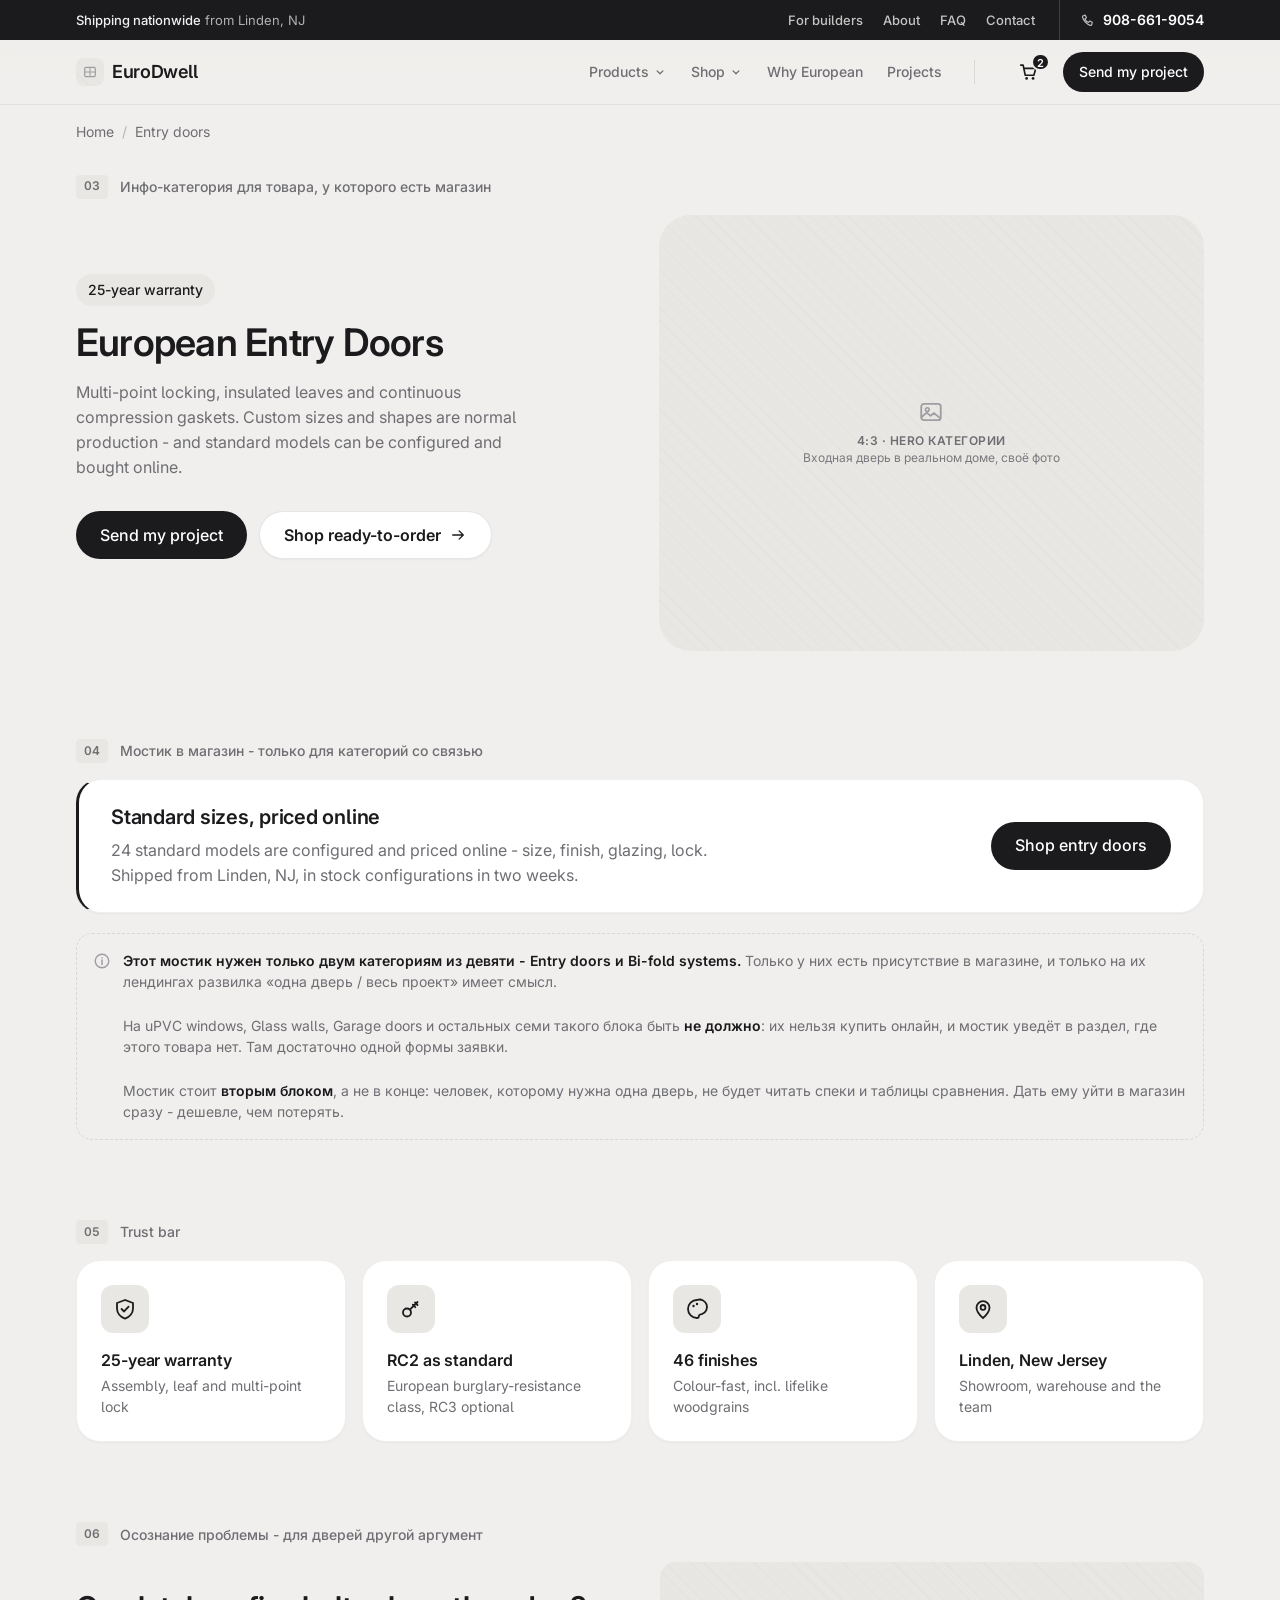
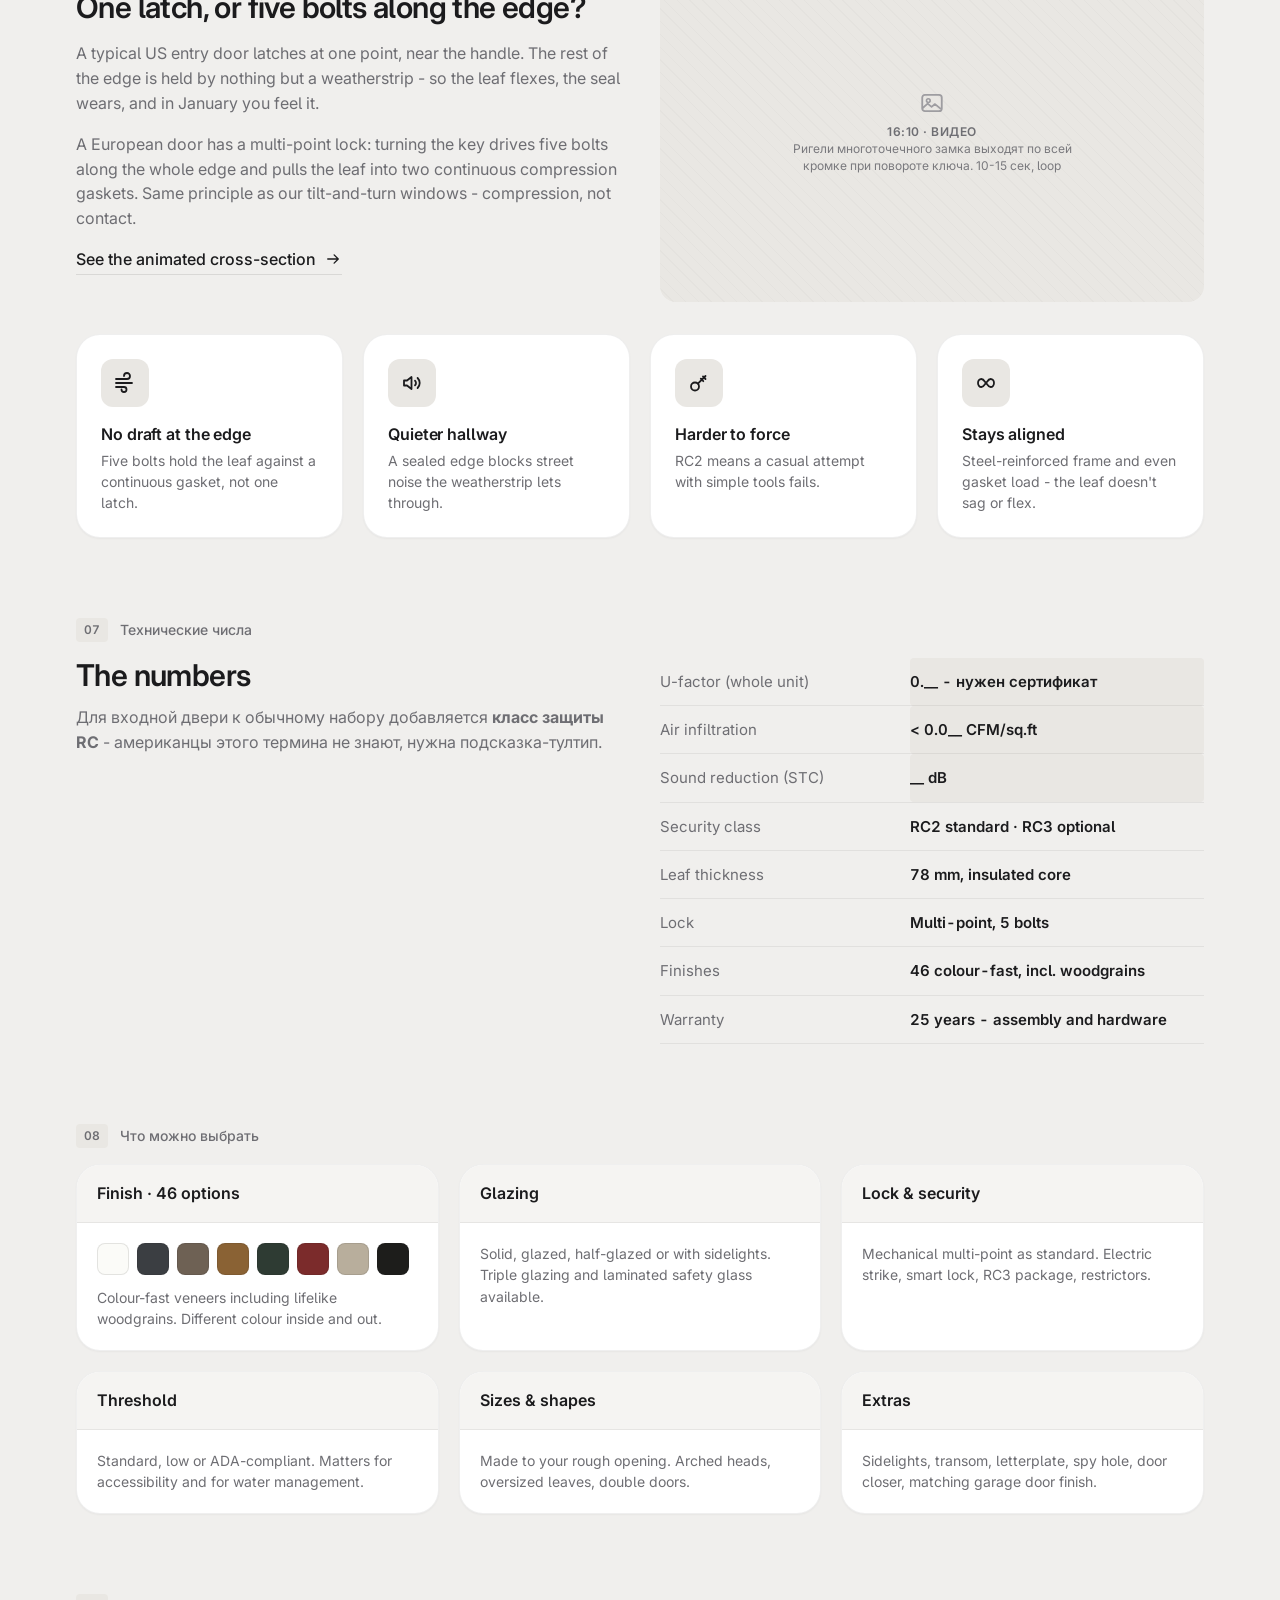
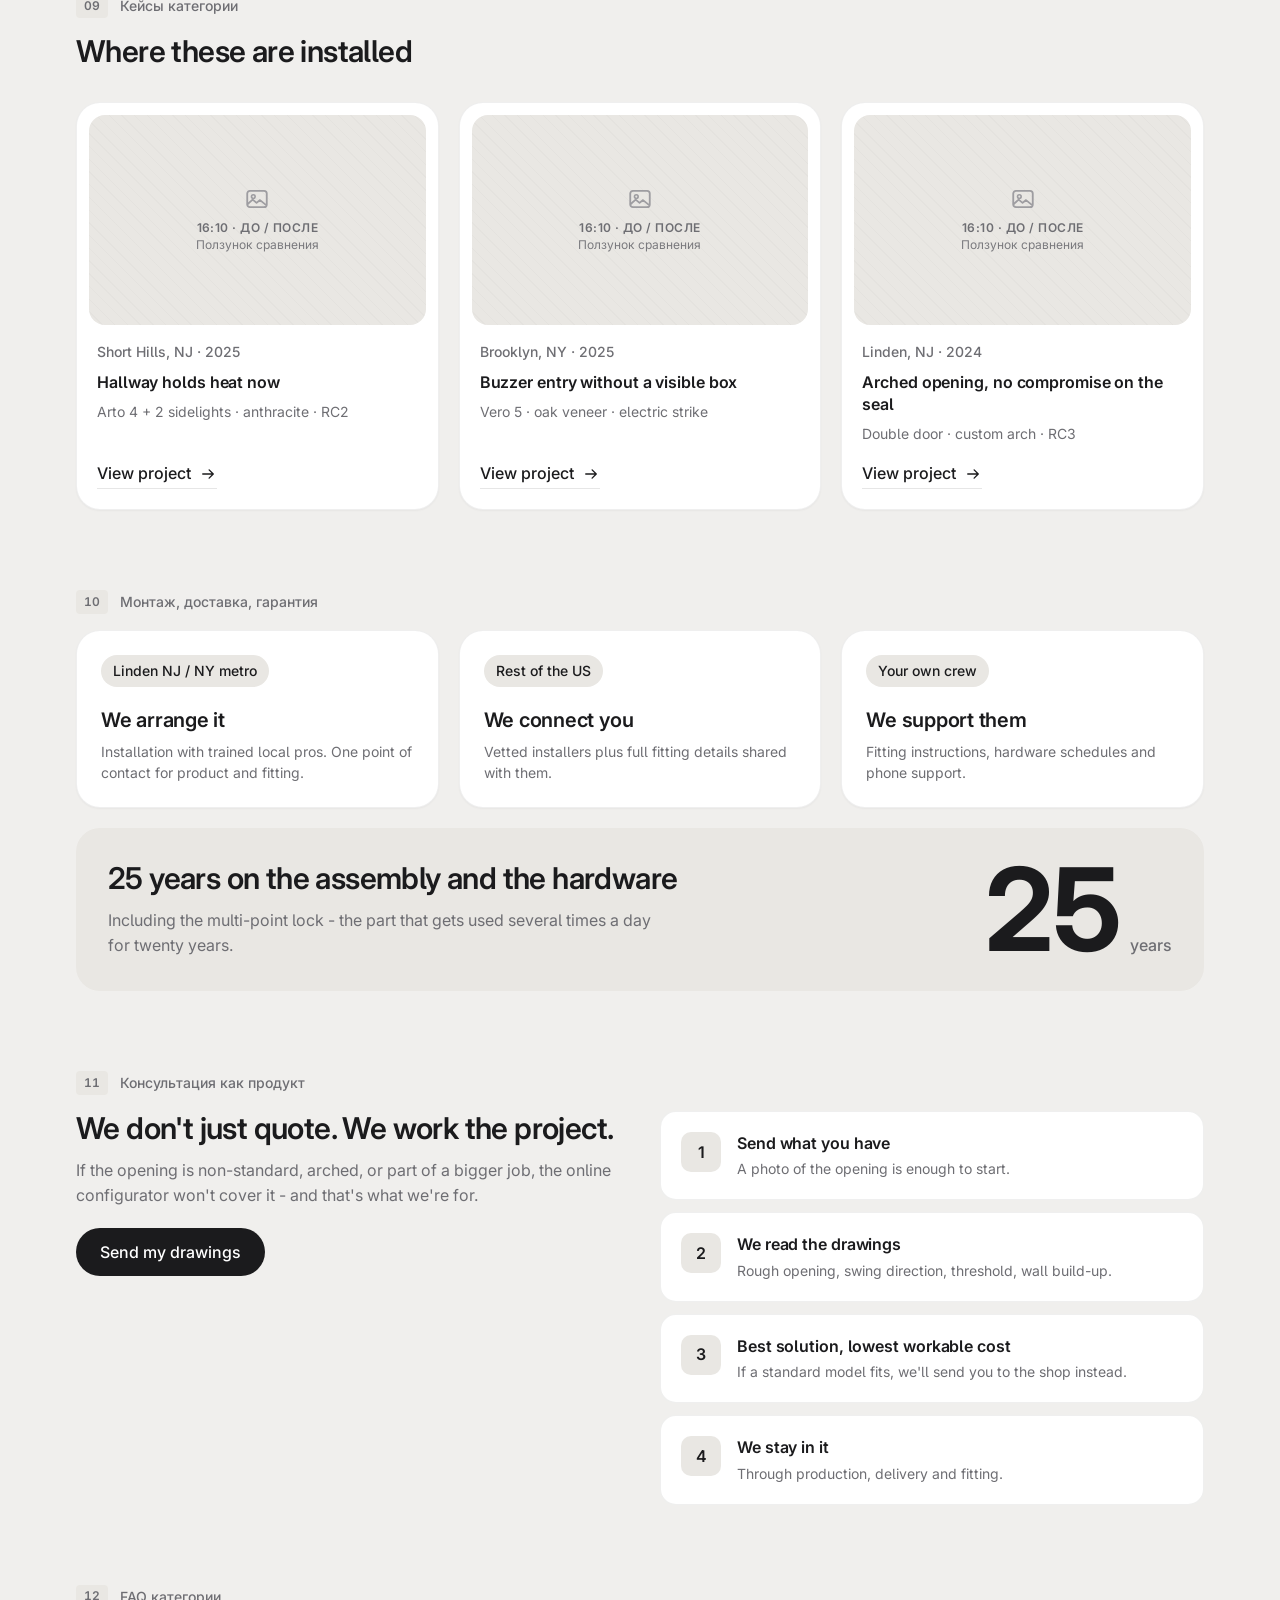
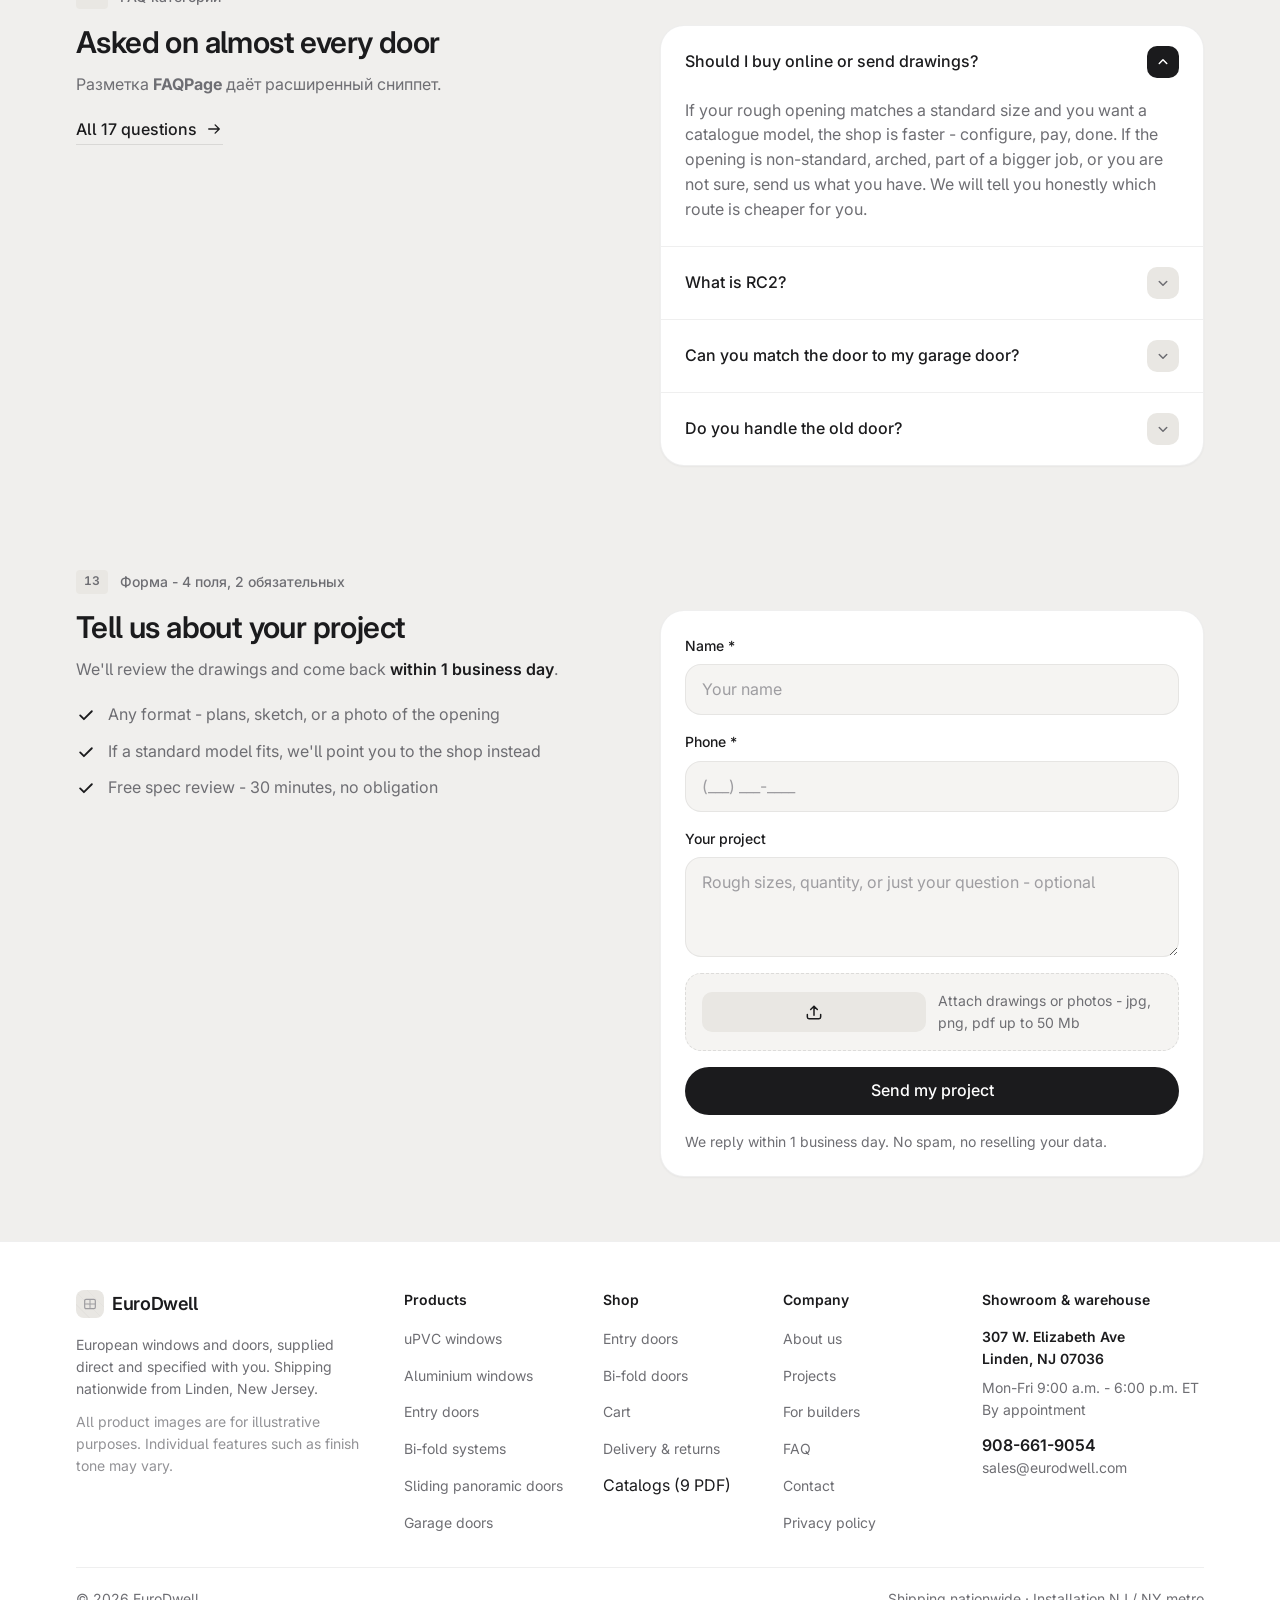
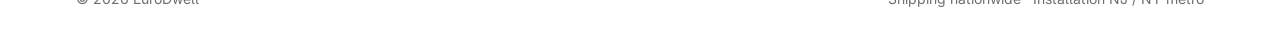
<file: entry-doors-wireframe.html>
<!DOCTYPE html>
<html lang="en-US">
<head>
<meta charset="utf-8">
<meta name="viewport" content="width=device-width,initial-scale=1">
<!-- Microsoft Clarity: записи сессий, карты кликов и скроллов, JS-ошибки.
     Один и тот же тег на всех страницах прототипа - иначе переходы между
     ними разваливаются на отдельные сессии.
     Проверка на file:// - чтобы локальные прогоны не попадали в статистику. -->
<script>
(function(c,l,a,r,i,t,y){
  if(l.location.protocol==='file:')return;
  c[a]=c[a]||function(){(c[a].q=c[a].q||[]).push(arguments)};
  t=l.createElement(r);t.async=1;t.src="https://www.clarity.ms/tag/"+i;
  y=l.getElementsByTagName(r)[0];y.parentNode.insertBefore(t,y);
})(window, document, "clarity", "script", "xu4af9zcva");
</script>
<meta name="color-scheme" content="light">
<title>European Entry Doors | RC2 Security, 46 Finishes - EuroDwell</title>
<meta name="description" content="European entry doors with multi-point locking, RC2 as standard, 46 finishes. Buy a standard model online or send your drawings for a custom opening.">
<!-- Фавикон инлайном: прототип должен работать офлайн, без внешних файлов.
     Тот же знак, что в логотипе - рама окна с импостом. -->
<link rel="icon" href="data:image/svg+xml,%3Csvg xmlns='http://www.w3.org/2000/svg' viewBox='0 0 32 32'%3E%3Crect width='32' height='32' rx='7' fill='%231B1B1D'/%3E%3Cg stroke='%23ffffff' stroke-width='2' stroke-linecap='round' fill='none'%3E%3Crect x='8' y='8.5' width='16' height='15' rx='2'/%3E%3Cpath d='M16 8.5v15M8 16h16'/%3E%3C/g%3E%3C/svg%3E">
<link rel="preconnect" href="https://fonts.googleapis.com">
<link rel="preconnect" href="https://fonts.gstatic.com" crossorigin>
<link href="https://fonts.googleapis.com/css2?family=Inter:opsz,wght@14..32,400;14..32,500;14..32,600;14..32,700&display=swap" rel="stylesheet">
<style>
/* ═══════════════════════════════════════════════════════════════════
   EuroDwell - WIREFRAME главной
   Дисциплина Tran Mau Tri Tam: Inter 16/14, шаг 4px, радиусы 12-32,
   hairline-края. Но без цвета: акцент = более тёмный тон.
   Картинки - серые плейсхолдеры с иконкой и подписью формата.
   ═══════════════════════════════════════════════════════════════════ */

:root{
  /* Space - только кратное 4 */
  --s4:4px; --s8:8px; --s12:12px; --s16:16px; --s20:20px; --s24:24px;
  --s32:32px; --s40:40px; --s48:48px; --s64:64px; --s80:80px;

  /* Монохром. Иерархия = светлота, акцент = темнота */
  --canvas:#F0EFED;
  --surface:#FFFFFF;
  --fill:#E9E7E3;      /* плейсхолдеры, тональные панели */
  --fill2:#F5F4F2;     /* мягкая заливка */
  --ink:#1B1B1D;       /* акцент: primary-кнопка, важные цифры */
  --ink2:#6E6E73;      /* вторичный текст */
  --ink3:#9E9DA1;      /* подписи, иконки плейсхолдеров */
  --hair:rgba(27,27,29,.11);
  --hair2:rgba(27,27,29,.07);

  --r-chip:12px; --r-ctl:16px; --r-card:24px; --r-hero:32px; --r-pill:999px;
  --sh:0 1px 2px rgba(27,27,29,.04);
  --sh-lift:0 12px 28px rgba(27,27,29,.08), 0 2px 6px rgba(27,27,29,.04);

  --container:1176px;
  --header-h:64px;
  --dur:240ms; --ease:cubic-bezier(.22,1,.36,1);
}

*{box-sizing:border-box}
html{scroll-behavior:smooth;-webkit-text-size-adjust:100%}
body{
  margin:0;background:var(--canvas);color:var(--ink);
  font-family:"Inter",-apple-system,"Segoe UI",sans-serif;
  font-size:16px;font-weight:400;line-height:1.55;
  -webkit-font-smoothing:antialiased;font-feature-settings:"cv05"
}
img{max-width:100%;display:block}
a{color:inherit;text-decoration:none}
button{font:inherit}

h1,h2,h3,h4{margin:0;font-weight:600;letter-spacing:-.02em}
h1{font-size:clamp(30px,3.8vw,42px);line-height:1.1}
h2{font-size:clamp(24px,2.5vw,30px);line-height:1.18}
h3{font-size:20px;line-height:1.3;letter-spacing:-.012em}
h4{font-size:16px;line-height:1.4;letter-spacing:-.006em}
p{margin:0}

.t-sec{font-size:14px;line-height:1.5}
.t-m{color:var(--ink2)}
.t-m3{color:var(--ink3)}
.t-med{font-weight:500}.t-semi{font-weight:600}
.t-data{font-weight:700;font-size:clamp(28px,3vw,38px);line-height:1;
  letter-spacing:-.025em;font-variant-numeric:tabular-nums;white-space:nowrap}
.t-data--sm{font-size:22px}
.eyebrow{font-size:14px;font-weight:500;color:var(--ink2);margin:0}

:focus-visible{outline:2px solid var(--ink);outline-offset:3px;border-radius:var(--s8)}
::selection{background:var(--ink);color:#fff}

.wrap{max-width:var(--container);margin-inline:auto;padding-inline:var(--s24)}
.sec{padding-block:var(--s64)}
.sec--sm{padding-block:var(--s40)}
h1,h2,h3{scroll-margin-top:calc(var(--header-h) + var(--s24))}

.skiplink{position:absolute;left:-9999px;top:0;z-index:200;background:var(--ink);
  color:#fff;padding:var(--s12) var(--s20);border-radius:0 0 var(--r-chip) 0;font-weight:500}
.skiplink:focus{left:0}

/* ── Нумерация блоков: для правок на созвоне ── */
.bnum{
  display:inline-flex;align-items:center;justify-content:center;
  min-width:28px;height:24px;padding:0 var(--s8);border-radius:var(--s4);
  background:var(--fill);color:var(--ink2);
  font-size:12px;font-weight:600;font-variant-numeric:tabular-nums;
  letter-spacing:.02em;flex-shrink:0
}
.blabel{display:flex;align-items:center;gap:var(--s12);margin-bottom:var(--s16)}
.blabel .eyebrow{margin:0}

/* ── Аннотация для команды ── */
.note{
  display:flex;gap:var(--s12);align-items:flex-start;
  border:1px dashed var(--hair);border-radius:var(--r-ctl);
  padding:var(--s16);background:transparent;font-size:14px;color:var(--ink2)
}
.note b{color:var(--ink);font-weight:600}
.note svg{flex:0 0 18px;color:var(--ink3);margin-top:2px}
.note--tight{padding:var(--s12) var(--s16)}

/* ── Плейсхолдер изображения ── */
.ph{
  position:relative;background:var(--fill);border-radius:var(--r-ctl);
  display:grid;place-items:center;overflow:hidden;color:var(--ink3)
}
.ph::before{
  content:"";position:absolute;inset:0;opacity:.5;
  background-image:repeating-linear-gradient(45deg,
    rgba(27,27,29,.045) 0 1px, transparent 1px 9px)
}
.ph__in{position:relative;display:flex;flex-direction:column;align-items:center;
  gap:var(--s8);text-align:center;padding:var(--s16);max-width:320px}
.ph__t{font-size:12px;font-weight:600;letter-spacing:.04em;text-transform:uppercase;
  color:var(--ink2);line-height:1.4}
.ph--hero{aspect-ratio:4/3.2;border-radius:var(--r-hero)}
.ph--43{aspect-ratio:4/3}
.ph--169{aspect-ratio:16/10}
.ph--logo{aspect-ratio:5/2;border-radius:var(--s8)}

/* ── Buttons: акцент = тёмная заливка ── */
.btn{
  display:inline-flex;align-items:center;justify-content:center;gap:var(--s8);
  min-height:48px;padding:0 var(--s24);border:0;cursor:pointer;
  font-size:16px;font-weight:500;border-radius:var(--r-pill);white-space:nowrap;
  transition:transform var(--dur) var(--ease),background var(--dur) var(--ease),
             box-shadow var(--dur) var(--ease)
}
.btn:active{transform:scale(.97)}
.btn--primary{background:var(--ink);color:#fff}
.btn--primary:hover{background:#000}
.btn--white{background:var(--surface);color:var(--ink);font-weight:600;
  border:1px solid var(--hair);box-shadow:var(--sh)}
.btn--white:hover{background:var(--fill2)}
.btn--ghost{background:transparent;color:var(--ink);font-weight:500;
  border:1px solid var(--hair)}
.btn--ghost:hover{background:var(--fill2)}
.btn--soft{background:var(--fill);color:var(--ink);font-weight:500}
.btn--soft:hover{background:#DFDCD7}
.btn--sm{min-height:40px;padding:0 var(--s16);font-size:14px}
.btn--full{width:100%}

.alink{display:inline-flex;align-items:center;gap:var(--s8);font-weight:500;
  color:var(--ink);border-bottom:1px solid var(--hair);padding-bottom:2px;
  transition:gap var(--dur) var(--ease),border-color var(--dur) var(--ease)}
.alink:hover{gap:var(--s12);border-color:var(--ink)}

/* ── Cards / panels ── */
.card{background:var(--surface);border:1px solid var(--hair2);
  border-radius:var(--r-card);padding:var(--s24);box-shadow:var(--sh)}
.panel{background:var(--fill);border-radius:var(--r-card);padding:var(--s16)}
.panel--lg{padding:var(--s24)}

.chip{width:48px;height:48px;flex:0 0 48px;border-radius:var(--r-chip);
  background:var(--fill);color:var(--ink);display:grid;place-items:center}
.chip--sm{width:40px;height:40px;flex-basis:40px;border-radius:10px}
.chip--n{font-weight:600;font-size:16px}

.tag{display:inline-flex;align-items:center;gap:var(--s8);height:32px;padding:0 var(--s12);
  border-radius:var(--r-pill);background:var(--fill);color:var(--ink);
  font-size:14px;font-weight:500;white-space:nowrap}
.tag--dark{background:var(--ink);color:#fff}
.tag--onph{background:var(--surface);color:var(--ink);border:1px solid var(--hair)}

.g{display:grid}
.g2{grid-template-columns:repeat(2,minmax(0,1fr))}
.g3{grid-template-columns:repeat(3,minmax(0,1fr))}
.g4{grid-template-columns:repeat(4,minmax(0,1fr))}
.gap12{gap:var(--s12)}.gap16{gap:var(--s16)}.gap20{gap:var(--s20)}
.gap24{gap:var(--s24)}.gap40{gap:var(--s40)}

.shead{max-width:640px;margin-bottom:var(--s32)}
.shead h2{margin-bottom:var(--s12)}
.shead>p{color:var(--ink2)}

/* ── Header ── */
.hdr{position:sticky;top:0;z-index:60;background:rgba(240,239,237,.9);
  backdrop-filter:blur(14px);border-bottom:1px solid var(--hair2)}
.hdr__in{display:flex;align-items:center;gap:var(--s24);height:var(--header-h)}
.logo{display:flex;align-items:center;gap:var(--s8);font-size:18px;font-weight:600;
  letter-spacing:-.02em;flex-shrink:0}
.nav{display:flex;align-items:center;gap:var(--s24);margin-left:auto}
/* разделитель между навигацией и зоной действий */
.hdr__sep{width:1px;height:24px;background:var(--hair);flex-shrink:0;margin-inline:var(--s8)}

/* ── Мега-меню: группировка категорий (I5) ── */
.hdr__in{position:relative}
.nav__has{position:relative}
.nav__t{display:inline-flex;align-items:center;gap:var(--s4);min-height:40px;padding:0;
  background:none;border:0;cursor:pointer;font-size:14px;font-weight:500;color:var(--ink2);
  transition:color var(--dur) var(--ease)}
.nav__t:hover,.nav__t[aria-expanded="true"]{color:var(--ink)}
.nav__t svg{transition:transform var(--dur) var(--ease)}
.nav__t[aria-expanded="true"] svg{transform:rotate(180deg)}
.mm{
  position:absolute;left:0;right:0;top:100%;z-index:59;
  background:var(--surface);border-bottom:1px solid var(--hair);
  box-shadow:0 16px 32px rgba(27,27,29,.10)
}
.mm[hidden]{display:none}
.mm__in{display:grid;grid-template-columns:repeat(4,minmax(0,1fr));
  column-gap:var(--s32);row-gap:var(--s24);padding-block:var(--s32) var(--s24)}
.mm__in--sm{grid-template-columns:minmax(0,1fr) minmax(0,2fr)}
.mm__col{display:flex;flex-direction:column;gap:var(--s12);min-width:0}
.mm__h{font-size:12px;font-weight:600;letter-spacing:.08em;text-transform:uppercase;
  color:var(--ink3);margin:0 0 var(--s4)}
.mm__col a{font-size:15px;font-weight:500;color:var(--ink);display:flex;align-items:center;
  gap:var(--s8);min-height:28px}
.mm__col a:hover{color:var(--ink);text-decoration:underline;text-underline-offset:3px}
.mm__foot{grid-column:1/-1;display:flex;gap:var(--s32);flex-wrap:wrap;
  padding-top:var(--s20);border-top:1px solid var(--hair2)}
.mm__note{align-self:center;padding-left:var(--s24);border-left:1px solid var(--hair2)}

/* ── Корзина: перед CTA, с отбивкой ── */
.cart{position:relative;width:44px;height:44px;display:grid;place-items:center;
  border-radius:var(--r-chip);color:var(--ink);
  transition:background var(--dur) var(--ease)}
.cart:hover{background:var(--fill)}
.cart__n{position:absolute;top:3px;right:1px;min-width:18px;height:18px;padding:0 4px;
  border-radius:var(--r-pill);background:var(--ink);color:#fff;
  font-size:11px;font-weight:600;display:grid;place-items:center;
  border:2px solid var(--canvas)}

/* ── Группы категорий на главной ── */
.cgroup{margin-bottom:var(--s32)}
.cgroup:last-child{margin-bottom:0}
.cgroup__h{display:flex;align-items:baseline;gap:var(--s12);margin-bottom:var(--s16)}
.cgroup__h h3{font-size:16px;font-weight:600;margin:0}
.cgroup__h span{font-size:14px;color:var(--ink3)}
.cgroup__l{flex:1;height:1px;background:var(--hair2)}
.nav a{font-size:14px;font-weight:500;color:var(--ink2);display:inline-flex;
  align-items:center;gap:var(--s4);min-height:40px}
.nav a:hover,.nav a[aria-current]{color:var(--ink)}
.hdr__act{display:flex;align-items:center;gap:var(--s12);flex-shrink:0}
.tel{display:inline-flex;align-items:center;gap:var(--s8);min-height:44px;
  font-size:14px;font-weight:600;white-space:nowrap}
.tel .chip{width:36px;height:36px;flex-basis:36px;border-radius:10px}
.burger{display:none;width:44px;height:44px;align-items:center;justify-content:center;
  background:var(--surface);border:1px solid var(--hair);border-radius:var(--r-chip);cursor:pointer}
.geobar{background:var(--ink);color:rgba(255,255,255,.72);font-size:13px;padding:var(--s8) 0}
.geobar .wrap{display:flex;gap:var(--s24);justify-content:center;flex-wrap:wrap}
.geobar b{color:#fff;font-weight:500}

/* ── Верхняя тёмная строка: гео + вторичные страницы + телефон ── */
.topbar{background:var(--ink);color:rgba(255,255,255,.66);font-size:13px}
.topbar__in{display:flex;align-items:center;gap:var(--s24);min-height:40px}
.topbar__l{display:flex;align-items:center;gap:var(--s12);flex-shrink:0}
.topbar__l b{color:rgba(255,255,255,.94);font-weight:500}
.topbar__sep{width:1px;height:12px;background:rgba(255,255,255,.2);flex-shrink:0}
.topbar__nav{display:flex;align-items:center;gap:var(--s20);margin-left:auto}
.topbar__nav a{color:rgba(255,255,255,.74);font-weight:500;min-height:40px;
  display:inline-flex;align-items:center;transition:color var(--dur) var(--ease)}
.topbar__nav a:hover,.topbar__nav a[aria-current]{color:#fff}
.topbar__tel{display:inline-flex;align-items:center;gap:var(--s8);color:#fff;
  font-weight:600;font-size:14px;white-space:nowrap;flex-shrink:0;
  padding-left:var(--s20);border-left:1px solid rgba(255,255,255,.16);min-height:40px}
.topbar__tel svg{opacity:.7}

/* ── Hero ── */
.hero{padding-block:var(--s48) var(--s64)}
.hero__in{display:grid;grid-template-columns:minmax(0,1fr) minmax(0,1.02fr);
  gap:var(--s48);align-items:center}
.hero h1{margin-block:var(--s16)}
.hero__sub{font-size:16px;color:var(--ink2);max-width:46ch;margin-bottom:var(--s32)}
.hero__cta{display:flex;gap:var(--s12);flex-wrap:wrap;margin-bottom:var(--s32)}
.hero__media{position:relative}
.hero__float{position:absolute;right:-16px;bottom:-20px;background:var(--surface);
  border:1px solid var(--hair);border-radius:var(--r-card);padding:var(--s16);
  box-shadow:var(--sh-lift);display:flex;align-items:center;gap:var(--s12);max-width:256px}

.stats{display:grid;grid-template-columns:repeat(3,minmax(0,1fr));
  column-gap:var(--s24);row-gap:var(--s16)}
.stat{min-width:0}
.stat__v{display:block;margin-bottom:var(--s4)}
.stat__l{display:block;font-size:14px;color:var(--ink2);line-height:1.4}
.rate{display:inline-flex;align-items:center;gap:var(--s4)}
.rate svg{color:var(--ink)}

/* ── Списочные карточки ── */
.icard{display:flex;flex-direction:column;gap:var(--s16)}
.icard h4{margin-bottom:var(--s4)}
.icard .t-sec{color:var(--ink2)}

.split__c{display:block;transition:transform var(--dur) var(--ease),
  box-shadow var(--dur) var(--ease)}
.split__c:hover{transform:translateY(-3px);box-shadow:var(--sh-lift)}
.split__c .tag{margin-bottom:var(--s20)}
.split__c h3{margin-bottom:var(--s8)}
.split__c>p{color:var(--ink2);margin-bottom:var(--s20)}
/* пометка «ведёт на отдельную страницу» - только для вайрфрейма */
.pgtag{display:block;margin-top:var(--s12);font-size:12px;font-weight:500;
  letter-spacing:.02em;color:var(--ink3)}

/* ── Механизм: монохром, акцент = тёмное ── */
.mech{display:grid;grid-template-columns:repeat(2,minmax(0,1fr));gap:var(--s20)}
.mech__c{background:var(--surface);border:1px solid var(--hair2);border-radius:var(--r-card);
  padding:var(--s20);box-shadow:var(--sh);min-width:0;margin:0}
.mech__cap{display:flex;align-items:center;gap:var(--s8);margin-bottom:var(--s16)}
.mech__cap .dot{width:8px;height:8px;border-radius:50%;flex:0 0 8px;background:var(--ink3)}
.mech__c--eu .mech__cap .dot{background:var(--ink)}
.mech__cap span:last-child{font-size:14px;font-weight:500;color:var(--ink2)}
.mech__c--eu .mech__cap span:last-child{color:var(--ink);font-weight:600}
.mech__stage{background:var(--fill2);border:1px solid var(--hair2);
  border-radius:var(--r-ctl);padding:var(--s16);margin-bottom:var(--s16)}
.mech__svg{width:100%;height:auto;display:block}
.mech__lbl{font-family:"Inter",sans-serif;font-size:9px;font-weight:500;fill:#9E9DA1}
.mech__lbl--ink{fill:#1B1B1D;font-weight:600}
.mech__note{font-size:14px;color:var(--ink2);margin:0}
.mech__note b{color:var(--ink);font-weight:600}
.mech__ctl{display:flex;align-items:center;gap:var(--s16);margin-top:var(--s16);flex-wrap:wrap}
.mech__ctl--top{margin-top:0;margin-bottom:var(--s16)}

.air{opacity:0}
.mechbox.play .air{animation:leak 2.8s linear infinite}
.mechbox.play .a2{animation-delay:.55s}
.mechbox.play .a3{animation-delay:1.1s}
@keyframes leak{0%{opacity:0;transform:translateX(9px)}18%{opacity:1}72%{opacity:.85}
  100%{opacity:0;transform:translateX(-14px)}}
.sash,.gk,.cam__r,.pull{transform-box:fill-box}
.sash{transform-origin:center;transition:transform 820ms var(--ease)}
.gk{transform-origin:left center;transition:transform 820ms var(--ease)}
.cam__r{transform-origin:center;transition:transform 820ms var(--ease)}
.seal{opacity:0;transition:opacity 320ms var(--ease) 260ms}
.pull{opacity:1;transition:opacity 240ms var(--ease)}
.mechbox.clamped .sash{transform:translateX(-12px)}
.mechbox.clamped .gk{transform:scaleX(.44)}
.mechbox.clamped .cam__r{transform:rotate(90deg)}
.mechbox.clamped .seal{opacity:1}
.mechbox.clamped .pull{opacity:0}

/* ── Плитки категорий ── */
.tile{display:block;background:var(--surface);border:1px solid var(--hair2);
  border-radius:var(--r-card);padding:var(--s12) var(--s12) var(--s16);
  box-shadow:var(--sh);transition:transform var(--dur) var(--ease),
  box-shadow var(--dur) var(--ease)}
.tile:hover{transform:translateY(-3px);box-shadow:var(--sh-lift)}
.tile .ph{aspect-ratio:4/3}
.tile__badge{position:absolute;top:var(--s12);left:var(--s12);z-index:2}
.tile__b{display:flex;align-items:flex-start;gap:var(--s12);padding:var(--s16) var(--s8) 0}
.tile__t{min-width:0;flex:1}
.tile__t h4{margin-bottom:var(--s4);overflow:hidden;text-overflow:ellipsis;white-space:nowrap}
.tile__t .t-sec{display:block;color:var(--ink2);overflow:hidden;
  text-overflow:ellipsis;white-space:nowrap}
.tile__ar{flex:0 0 24px;color:var(--ink3);margin-top:var(--s4);
  transition:transform var(--dur) var(--ease),color var(--dur) var(--ease)}
.tile:hover .tile__ar{transform:translateX(4px);color:var(--ink)}

/* ── Steps ── */
.steps{display:flex;flex-direction:column;gap:var(--s12)}
.step{display:flex;gap:var(--s16);align-items:flex-start;background:var(--surface);
  border:1px solid var(--hair2);border-radius:var(--r-ctl);padding:var(--s20)}
.step__t{min-width:0;flex:1}
.step__t h4{margin-bottom:var(--s4)}
.step__t .t-sec{color:var(--ink2)}

/* ── Warranty ── */
.warr{display:grid;grid-template-columns:minmax(0,1fr) auto;gap:var(--s40);align-items:center}
.warr__n{display:flex;align-items:baseline;gap:var(--s12)}
.warr__n span{font-weight:700;font-size:clamp(64px,9vw,116px);line-height:.86;
  letter-spacing:-.05em;font-variant-numeric:tabular-nums;color:var(--ink)}
.warr__n small{font-size:16px;font-weight:500;color:var(--ink2)}

/* ── Cases ── */
.cs{background:var(--surface);border:1px solid var(--hair2);border-radius:var(--r-card);
  padding:var(--s12) var(--s12) var(--s20);box-shadow:var(--sh);
  display:flex;flex-direction:column;min-width:0}
.cs .ph{margin-bottom:var(--s16)}
.cs__b{padding-inline:var(--s8);display:flex;flex-direction:column;gap:var(--s8);
  flex:1;min-width:0}
.cs__meta{font-size:14px;font-weight:500;color:var(--ink2)}
.cs__facts{font-size:14px;color:var(--ink2);margin:0}
.cs__b .alink{margin-top:auto;padding-top:var(--s8);align-self:flex-start}

/* ── Logos ── */
.logos{display:grid;grid-template-columns:repeat(6,minmax(0,1fr));
  column-gap:var(--s20);row-gap:var(--s16)}

/* ── FAQ ── */
.faq{background:var(--surface);border:1px solid var(--hair2);border-radius:var(--r-card);
  box-shadow:var(--sh);overflow:hidden}
.faq__i + .faq__i{border-top:1px solid var(--hair2)}
.faq__q{width:100%;background:none;border:0;cursor:pointer;text-align:left;
  display:flex;align-items:center;gap:var(--s16);padding:var(--s20) var(--s24);
  min-height:64px;font-size:16px;font-weight:500;color:var(--ink)}
.faq__q>span:first-child{flex:1;min-width:0}
.faq__q .faq__ic{flex:0 0 32px;width:32px;height:32px;border-radius:10px;background:var(--fill);
  display:grid;place-items:center;color:var(--ink2);
  transition:transform var(--dur) var(--ease),background var(--dur) var(--ease),
             color var(--dur) var(--ease)}
.faq__i[open] .faq__ic{transform:rotate(180deg);background:var(--ink);color:#fff}
.faq__a{overflow:hidden;height:0;transition:height 320ms var(--ease)}
.faq__a>div{padding:0 var(--s24) var(--s24);color:var(--ink2);max-width:72ch}
.faq__a b{color:var(--ink);font-weight:600}

/* ── Форма ── */
.form{display:flex;flex-direction:column;gap:var(--s16)}
.frow{display:grid;grid-template-columns:repeat(2,minmax(0,1fr));gap:var(--s16)}
.field{display:flex;flex-direction:column;gap:var(--s8);min-width:0}
.field label{font-size:14px;font-weight:500}
.field label i{font-style:normal;color:var(--ink)}
.field input,.field textarea{
  width:100%;min-height:48px;padding:var(--s12) var(--s16);background:var(--fill2);
  border:1px solid var(--hair2);border-radius:var(--r-ctl);
  font:inherit;font-size:16px;color:var(--ink);
  transition:border-color var(--dur) var(--ease),background var(--dur) var(--ease),
             box-shadow var(--dur) var(--ease)}
.field textarea{min-height:100px;resize:vertical;line-height:1.5}
.field input::placeholder,.field textarea::placeholder{color:var(--ink3)}
.field input:focus,.field textarea:focus{outline:none;background:var(--surface);
  border-color:var(--ink);box-shadow:0 0 0 3px rgba(27,27,29,.10)}
.field .hint{font-size:14px;color:var(--ink2)}
.field .err{display:none;align-items:center;gap:var(--s8);font-size:14px;
  color:var(--ink);font-weight:500}
.field.bad input,.field.bad textarea{border-color:var(--ink);
  box-shadow:0 0 0 3px rgba(27,27,29,.08)}
.field.bad .err{display:flex}
.drop{display:flex;align-items:center;gap:var(--s12);min-height:64px;padding:var(--s16);
  background:var(--fill2);border:1px dashed var(--hair);border-radius:var(--r-ctl);
  cursor:pointer;font-size:14px;color:var(--ink2)}
.drop:hover{border-color:var(--ink);background:var(--surface)}
.drop input{display:none}
.drop span{min-width:0;flex:1}
.fnote{font-size:14px;color:var(--ink2);margin:0}
.falt{font-size:14px;color:var(--ink2);margin:0;padding-top:var(--s16);
  border-top:1px solid var(--hair2)}
.fdone{display:none;background:var(--surface);border:1px solid var(--hair);
  border-radius:var(--r-card);padding:var(--s32);box-shadow:var(--sh)}
.fdone h3{margin-bottom:var(--s12)}

.ticks{list-style:none;padding:0;margin:0;display:flex;flex-direction:column;gap:var(--s12)}
.ticks li{display:flex;gap:var(--s12);align-items:flex-start;font-size:16px;color:var(--ink2)}
.ticks li svg{flex:0 0 20px;color:var(--ink);margin-top:3px}

.blist{list-style:none;padding:0;margin:0;display:flex;flex-direction:column}
.blist li{display:flex;gap:var(--s12);align-items:flex-start;padding-block:var(--s16);
  font-size:16px;color:var(--ink2)}
.blist li + li{border-top:1px solid var(--hair2)}
.blist b{color:var(--ink);font-weight:600}

/* ── Footer ── */
.ftr{background:var(--surface);border-top:1px solid var(--hair2);
  padding-block:var(--s48) var(--s24)}
.ftr__g{display:grid;grid-template-columns:1.6fr .9fr .8fr .9fr 1.2fr;gap:var(--s32)}
.ftr h4{font-size:14px;font-weight:600;margin-bottom:var(--s16)}
.ftr ul{list-style:none;padding:0;margin:0;display:flex;flex-direction:column;gap:var(--s12)}
.ftr a,.ftr p{font-size:14px;color:var(--ink2)}
.ftr a:hover{color:var(--ink)}
.ftr__b{display:flex;justify-content:space-between;gap:var(--s24);flex-wrap:wrap;
  margin-top:var(--s32);padding-top:var(--s20);border-top:1px solid var(--hair2);
  font-size:14px;color:var(--ink2)}

/* ═══ Страница категории ═══ */
.crumbs{font-size:14px;color:var(--ink2);padding-block:var(--s16) 0}
.crumbs a:hover{color:var(--ink);text-decoration:underline;text-underline-offset:3px}
.crumbs span{opacity:.45;margin-inline:var(--s8)}

.chero{padding-block:var(--s32) var(--s48)}
.chero__in{display:grid;grid-template-columns:minmax(0,1fr) minmax(0,1.02fr);
  gap:var(--s48);align-items:center}
.chero h1{margin-block:var(--s16);font-size:clamp(28px,3.4vw,38px)}

/* таблицы сравнения */
/* overflow-x:auto прокручивает таблицу, но НЕ отсекает её min-content:
   640px «просачиваются» вверх по дереву, Chrome на мобильном решает, что страница
   не помещается, и расширяет layout viewport - вся вёрстка уезжает вправо.
   contain:inline-size делает ширину контейнера независимой от содержимого. */
.tscroll{overflow-x:auto;-webkit-overflow-scrolling:touch;max-width:100%;
  contain:inline-size}
.cmp{width:100%;border-collapse:collapse;font-size:15px;min-width:640px}
.cmp th,.cmp td{padding:var(--s16);text-align:left;vertical-align:top;
  border-bottom:1px solid var(--hair2)}
.cmp thead th{font-size:12px;letter-spacing:.08em;text-transform:uppercase;
  color:var(--ink3);font-weight:600;border-bottom:1px solid var(--ink)}
.cmp th:first-child{width:22%;font-weight:600;color:var(--ink);font-size:15px;
  letter-spacing:0;text-transform:none}
.cmp .col-eu{background:var(--fill2);border-left:3px solid var(--ink)}
.cmp thead .col-eu{color:var(--ink);font-weight:700}
.cmp tbody .col-eu{font-weight:500}
.cmp__span{background:var(--fill);font-size:14px;color:var(--ink2)}
/* nowrap нужен коротким пропускам вида «0.__ CFM», но длинная пометка
   с ним раздувает таблицу и вместе с ней всю страницу на мобильном */
.todo{color:var(--ink);font-weight:600;background:var(--fill);
  padding:2px var(--s8);border-radius:var(--s4);white-space:nowrap}
.todo--wrap{white-space:normal;display:inline-block}

/* спеки */
.specs{width:100%;border-collapse:collapse;font-size:15px}
.specs th,.specs td{padding:var(--s12) 0;text-align:left;vertical-align:top;
  border-bottom:1px solid var(--hair2)}
.specs th{font-weight:400;color:var(--ink2);width:46%}
.specs td{font-weight:600;font-variant-numeric:tabular-nums}

/* карточка с акцентом */
.card--mark{border-color:var(--ink);box-shadow:0 0 0 3px rgba(27,27,29,.06)}

/* формы окон */
.shapes{display:grid;grid-template-columns:repeat(6,minmax(0,1fr));gap:var(--s16)}
.shape{aspect-ratio:1;border:1px solid var(--hair2);border-radius:var(--r-ctl);
  background:var(--surface);display:flex;flex-direction:column;align-items:center;
  justify-content:center;gap:var(--s8);padding:var(--s16);box-shadow:var(--sh)}
.shape svg{width:100%;max-width:64px;height:auto;color:var(--ink2)}
.shape span{font-size:12px;font-weight:500;color:var(--ink3);text-align:center;line-height:1.3}

/* опции */
.opt{background:var(--surface);border:1px solid var(--hair2);border-radius:var(--r-card);
  overflow:hidden;box-shadow:var(--sh)}
.opt__h{padding:var(--s16) var(--s20);border-bottom:1px solid var(--hair2);
  background:var(--fill2);font-size:16px;font-weight:600}
.opt__b{padding:var(--s20);font-size:14px;color:var(--ink2)}
.sw{display:flex;gap:var(--s8);flex-wrap:wrap;margin-bottom:var(--s12)}
.sw i{width:32px;height:32px;border-radius:var(--s8);border:1px solid var(--hair);display:block}

/* таймлайн */
.tl{display:grid;grid-template-columns:repeat(4,minmax(0,1fr));gap:var(--s24)}
.tl__i{position:relative;padding-top:var(--s24);min-width:0}
.tl__i::before{content:"";position:absolute;top:5px;left:0;right:0;height:1px;background:var(--hair)}
.tl__i::after{content:"";position:absolute;top:1px;left:0;width:9px;height:9px;
  border-radius:50%;background:var(--ink)}
.tl__t{font-size:12px;font-weight:600;letter-spacing:.08em;text-transform:uppercase;
  color:var(--ink3);display:block;margin-bottom:var(--s8)}
.tl__i h4{margin-bottom:var(--s8)}
.tl__i p{font-size:14px;color:var(--ink2);margin:0}

/* мостик */
.bridge{display:flex;gap:var(--s32);align-items:center;justify-content:space-between;
  background:var(--surface);border:1px solid var(--hair2);border-left:3px solid var(--ink);
  border-radius:var(--r-card);padding:var(--s24) var(--s32);box-shadow:var(--sh);flex-wrap:wrap}

/* ═══════════════════════════════════════════════════════
   МАГАЗИН: листинг, фильтры, карточка товара, корзина
   ═══════════════════════════════════════════════════════ */

/* ── Полоска доверия магазина ── */
.tstrip{display:flex;gap:var(--s24);flex-wrap:wrap;background:var(--fill);
  border-radius:var(--r-ctl);padding:var(--s16) var(--s20);font-size:14px;color:var(--ink2)}
.tstrip span{display:inline-flex;align-items:center;gap:var(--s8)}
.tstrip b{color:var(--ink);font-weight:600}

/* ── Раскладка листинга ── */
.shop{display:grid;grid-template-columns:264px minmax(0,1fr);gap:var(--s32);align-items:start}
.fbar{display:flex;align-items:center;justify-content:space-between;gap:var(--s16);
  margin-bottom:var(--s20);flex-wrap:wrap}
.fbar__n{font-size:14px;color:var(--ink2)}
.fbar__n b{color:var(--ink);font-weight:600}
.fbar__r{display:flex;align-items:center;gap:var(--s12)}
.sel{height:40px;padding:0 var(--s12);border:1px solid var(--hair);border-radius:var(--r-chip);
  background:var(--surface);font:inherit;font-size:14px;color:var(--ink);cursor:pointer}
.mfilt{display:none}

/* применённые фильтры чипами */
.chips{display:flex;gap:var(--s8);flex-wrap:wrap;margin-bottom:var(--s16)}
.chip-f{display:inline-flex;align-items:center;gap:var(--s8);height:32px;padding:0 var(--s8) 0 var(--s12);
  border-radius:var(--r-pill);background:var(--ink);color:#fff;font-size:13px;font-weight:500}
.chip-f button{width:18px;height:18px;border:0;border-radius:50%;background:rgba(255,255,255,.22);
  color:#fff;cursor:pointer;display:grid;place-items:center;font-size:11px;line-height:1;padding:0}
.chips .alink{align-self:center;font-size:13px}

/* панель фильтров */
.filters{background:var(--surface);border:1px solid var(--hair2);border-radius:var(--r-card);
  box-shadow:var(--sh);overflow:hidden;position:sticky;top:calc(var(--header-h) + 16px)}
.fgrp{border-bottom:1px solid var(--hair2);padding:var(--s16) var(--s20)}
.fgrp:last-child{border-bottom:0}
.fgrp__h{display:flex;align-items:center;justify-content:space-between;gap:var(--s8);
  font-size:14px;font-weight:600;margin-bottom:var(--s12)}
.fopt{display:flex;align-items:center;gap:var(--s12);min-height:32px;font-size:14px;
  color:var(--ink2);cursor:pointer}
.fopt input{width:18px;height:18px;accent-color:var(--ink);flex-shrink:0;margin:0}
.fopt span{flex:1;min-width:0}
.fopt em{font-style:normal;color:var(--ink3);font-size:13px;font-variant-numeric:tabular-nums}
.fopt.off{opacity:.42;cursor:not-allowed}
.fsw{display:flex;gap:var(--s8);flex-wrap:wrap}
.fsw i{width:32px;height:32px;border-radius:var(--s8);border:1px solid var(--hair);
  display:block;cursor:pointer;transition:box-shadow var(--dur) var(--ease)}
.fsw i:hover{box-shadow:0 0 0 2px var(--ink)}
.fsize{display:flex;align-items:center;gap:var(--s8)}
.fsize input{width:100%;min-width:0;height:40px;padding:0 var(--s12);background:var(--fill2);
  border:1px solid var(--hair2);border-radius:var(--r-chip);font:inherit;font-size:14px}
.fsize span{color:var(--ink3);flex-shrink:0}
.fpre{display:flex;gap:var(--s8);flex-wrap:wrap;margin-top:var(--s8)}
.fpre button{height:28px;padding:0 var(--s12);border:1px solid var(--hair);border-radius:var(--r-pill);
  background:var(--surface);font:inherit;font-size:13px;color:var(--ink2);cursor:pointer}
.fpre button:hover{border-color:var(--ink);color:var(--ink)}
.fmore{width:100%;min-height:44px;background:var(--fill2);border:0;border-top:1px solid var(--hair2);
  font:inherit;font-size:14px;font-weight:500;color:var(--ink);cursor:pointer}

/* ── Плитка товара с ценой ── */
.pgrid{display:grid;grid-template-columns:repeat(3,minmax(0,1fr));gap:var(--s20)}
.pcard{background:var(--surface);border:1px solid var(--hair2);border-radius:var(--r-card);
  padding:var(--s12);box-shadow:var(--sh);display:flex;flex-direction:column;min-width:0;
  transition:transform var(--dur) var(--ease),box-shadow var(--dur) var(--ease)}
.pcard:hover{transform:translateY(-3px);box-shadow:var(--sh-lift)}
.pcard .ph{aspect-ratio:4/3;margin-bottom:var(--s16)}
.pcard__badge{position:absolute;top:var(--s12);left:var(--s12);z-index:2}
.pcard__b{padding:0 var(--s8) var(--s4);display:flex;flex-direction:column;gap:var(--s8);
  flex:1;min-width:0}
.pcard__eyebrow{font-size:12px;font-weight:600;letter-spacing:.08em;text-transform:uppercase;
  color:var(--ink3)}
.pcard__b h4{margin:0;overflow:hidden;text-overflow:ellipsis;white-space:nowrap}
.pcard__spec{font-size:13px;color:var(--ink2);margin:0;overflow:hidden;
  text-overflow:ellipsis;white-space:nowrap}
.pcard__sw{display:flex;gap:6px;align-items:center}
.pcard__sw i{width:18px;height:18px;border-radius:50%;border:1px solid var(--hair);display:block}
.pcard__sw em{font-style:normal;font-size:12px;color:var(--ink3);margin-left:2px}
.pcard__price{display:flex;align-items:baseline;gap:var(--s8);margin-top:var(--s4)}
.pcard__price b{font-size:22px;font-weight:700;letter-spacing:-.02em;font-variant-numeric:tabular-nums;
  white-space:nowrap}
/* «from» - служебное слово, не должно читаться как часть суммы */
.pcard__price b i{font-style:normal;font-size:13px;font-weight:500;color:var(--ink2);
  letter-spacing:0;margin-right:2px}
.pcard__price span{font-size:12px;color:var(--ink3)}
.pcard__lead{font-size:13px;color:var(--ink2);display:inline-flex;align-items:center;gap:6px}
.pcard__lead i{width:6px;height:6px;border-radius:50%;background:var(--ink);display:block;flex-shrink:0}
.pcard__lead.slow i{background:var(--ink3)}
.pcard .btn{margin-top:var(--s12)}

/* ── Карточка товара (PDP) ── */
.pdp{display:grid;grid-template-columns:minmax(0,1.05fr) minmax(0,.95fr);gap:var(--s40);
  align-items:start}
.gal__main{margin-bottom:var(--s12)}
.gal__main .ph{aspect-ratio:4/3;border-radius:var(--r-card)}
.gal__thumbs{display:grid;grid-template-columns:repeat(4,minmax(0,1fr));gap:var(--s12)}
.gal__thumbs .ph{aspect-ratio:1;border-radius:var(--r-chip);cursor:pointer}
.gal__thumbs .ph.on{outline:2px solid var(--ink);outline-offset:2px}

.pdp__side{position:sticky;top:calc(var(--header-h) + 16px);min-width:0}
/* две вторичные кнопки: nowrap внутри .btn не даёт колонке сжаться,
   поэтому на узких экранах они переходят в столбик */
.pdp__acts{display:grid;grid-template-columns:1fr 1fr;gap:var(--s12);margin-top:var(--s12)}
.pdp__acts .btn{min-width:0}
.pdp__eyebrow{font-size:12px;font-weight:600;letter-spacing:.08em;text-transform:uppercase;
  color:var(--ink3);margin-bottom:var(--s8)}
.pdp__rate{display:inline-flex;align-items:center;gap:var(--s8);font-size:14px;color:var(--ink2);
  margin-block:var(--s12)}
.pdp__price{display:flex;align-items:baseline;gap:var(--s12);margin-block:var(--s16) var(--s4)}
.pdp__price b{font-size:34px;font-weight:700;letter-spacing:-.025em;font-variant-numeric:tabular-nums}
.pdp__pnote{font-size:13px;color:var(--ink2);margin:0 0 var(--s20)}

/* конфигуратор */
.cfg{background:var(--surface);border:1px solid var(--hair2);border-radius:var(--r-card);
  box-shadow:var(--sh);overflow:hidden;margin-bottom:var(--s20)}
.cfg__g{padding:var(--s16) var(--s20);border-bottom:1px solid var(--hair2)}
.cfg__h{display:flex;align-items:center;gap:var(--s8);font-size:14px;font-weight:600;
  margin-bottom:var(--s12)}
.cfg__h b{width:20px;height:20px;border-radius:50%;background:var(--fill);color:var(--ink2);
  font-size:11px;font-weight:600;display:grid;place-items:center;flex-shrink:0}
.cfg__hint{font-size:13px;color:var(--ink3);margin:var(--s8) 0 0;display:flex;gap:6px}
.seg{display:flex;gap:var(--s8);flex-wrap:wrap}
.seg button{min-height:40px;padding:0 var(--s16);border:1px solid var(--hair);
  border-radius:var(--r-chip);background:var(--surface);font:inherit;font-size:14px;
  font-weight:500;color:var(--ink2);cursor:pointer;display:inline-flex;align-items:center;gap:var(--s8);
  transition:border-color var(--dur) var(--ease),color var(--dur) var(--ease),background var(--dur) var(--ease)}
.seg button:hover{border-color:var(--ink3)}
.seg button[aria-pressed="true"]{background:var(--ink);border-color:var(--ink);color:#fff}
.seg button i{font-style:normal;font-size:12px;opacity:.7;font-variant-numeric:tabular-nums}
.cfg__sw{display:flex;gap:var(--s8);flex-wrap:wrap;align-items:center}
.cfg__sw button{width:36px;height:36px;border-radius:var(--s8);border:1px solid var(--hair);
  cursor:pointer;padding:0}
.cfg__sw button[aria-pressed="true"]{outline:2px solid var(--ink);outline-offset:2px}
.cfg__sw .more{width:auto;padding:0 var(--s12);height:36px;background:var(--fill2);
  font:inherit;font-size:13px;color:var(--ink2)}
.cfg__adv{width:100%;min-height:44px;background:var(--fill2);border:0;font:inherit;font-size:14px;
  font-weight:500;color:var(--ink);cursor:pointer;text-align:left;padding-inline:var(--s20)}
.cfg__sum{padding:var(--s16) var(--s20);background:var(--fill2)}
.cfg__row{display:flex;justify-content:space-between;gap:var(--s12);font-size:14px;
  color:var(--ink2);padding-block:4px}
.cfg__row b{color:var(--ink);font-weight:500;font-variant-numeric:tabular-nums}
.cfg__row--tot{border-top:1px solid var(--hair);margin-top:var(--s8);padding-top:var(--s12);
  font-size:16px;color:var(--ink)}
.cfg__row--tot b{font-weight:700;font-size:20px}

.plist{list-style:none;padding:0;margin:var(--s20) 0 0;display:flex;flex-direction:column;gap:var(--s12)}
.plist li{display:flex;gap:var(--s12);align-items:flex-start;font-size:14px;color:var(--ink2)}
.plist li svg{flex:0 0 18px;color:var(--ink);margin-top:2px}

/* что входит / не входит */
.incl{display:grid;grid-template-columns:repeat(2,minmax(0,1fr));gap:var(--s32)}
.incl ul{list-style:none;padding:0;margin:0;display:flex;flex-direction:column;gap:var(--s12)}
.incl li{display:flex;gap:var(--s12);font-size:15px;color:var(--ink2)}
.incl li svg{flex:0 0 18px;margin-top:3px}
.incl--no li svg{color:var(--ink3)}
.incl--no li{color:var(--ink3)}

/* sticky bar товара */
.pbar{position:fixed;left:0;right:0;bottom:0;z-index:69;display:none;
  background:rgba(255,255,255,.96);backdrop-filter:blur(14px);border-top:1px solid var(--hair);
  padding:var(--s12) 0}
.pbar.on{display:block}
.pbar__in{display:flex;align-items:center;gap:var(--s16)}
.pbar .ph{width:44px;height:44px;flex:0 0 44px;border-radius:var(--s8)}
.pbar__t{min-width:0;flex:1}
.pbar__t b{display:block;font-size:15px;font-weight:600;overflow:hidden;
  text-overflow:ellipsis;white-space:nowrap}
.pbar__t span{font-size:13px;color:var(--ink2)}
.pbar__p{font-size:20px;font-weight:700;font-variant-numeric:tabular-nums;flex-shrink:0}

/* ── Корзина ── */
.steps-h{display:flex;align-items:center;gap:var(--s12);flex-wrap:wrap;margin-bottom:var(--s32)}
.steps-h span{display:inline-flex;align-items:center;gap:var(--s8);font-size:14px;color:var(--ink3)}
.steps-h span b{width:24px;height:24px;border-radius:50%;background:var(--fill);color:var(--ink2);
  font-size:12px;font-weight:600;display:grid;place-items:center}
.steps-h span.on{color:var(--ink);font-weight:600}
.steps-h span.on b{background:var(--ink);color:#fff}
.steps-h i{width:24px;height:1px;background:var(--hair);flex-shrink:0}

.cartl{display:grid;grid-template-columns:minmax(0,1fr) 360px;gap:var(--s32);align-items:start}
.citem{display:grid;grid-template-columns:96px minmax(0,1fr) auto;gap:var(--s16);
  padding:var(--s20) 0;border-bottom:1px solid var(--hair2)}
.citem .ph{aspect-ratio:1;border-radius:var(--r-chip)}
.citem__t{min-width:0}
.citem__t h4{margin-bottom:var(--s8)}
.citem__cfg{display:flex;flex-wrap:wrap;gap:var(--s8);margin-bottom:var(--s12)}
.citem__cfg span{font-size:12px;padding:3px var(--s8);border-radius:var(--s4);background:var(--fill);
  color:var(--ink2)}
.citem__act{display:flex;gap:var(--s16);font-size:13px}
.citem__r{text-align:right;display:flex;flex-direction:column;gap:var(--s12);align-items:flex-end}
.citem__p{font-size:18px;font-weight:700;font-variant-numeric:tabular-nums;white-space:nowrap}
.qty{display:inline-flex;align-items:center;border:1px solid var(--hair);border-radius:var(--r-chip);
  overflow:hidden}
.qty button{width:34px;height:36px;border:0;background:var(--surface);font:inherit;font-size:16px;
  color:var(--ink);cursor:pointer}
.qty button:hover{background:var(--fill)}
.qty span{width:36px;text-align:center;font-size:14px;font-weight:600;font-variant-numeric:tabular-nums}

.sumbox{background:var(--surface);border:1px solid var(--hair2);border-radius:var(--r-card);
  box-shadow:var(--sh);padding:var(--s24);position:sticky;top:calc(var(--header-h) + 16px)}
.sumbox__row{display:flex;justify-content:space-between;gap:var(--s12);font-size:15px;
  color:var(--ink2);padding-block:var(--s8)}
.sumbox__row b{color:var(--ink);font-weight:500;font-variant-numeric:tabular-nums}
.sumbox__tot{border-top:1px solid var(--hair);margin-top:var(--s12);padding-top:var(--s16);
  display:flex;justify-content:space-between;align-items:baseline;gap:var(--s12)}
.sumbox__tot b{font-size:26px;font-weight:700;font-variant-numeric:tabular-nums}
.radio{display:flex;gap:var(--s12);align-items:flex-start;padding:var(--s12);
  border:1px solid var(--hair);border-radius:var(--r-chip);cursor:pointer;font-size:14px}
.radio:has(input:checked){border-color:var(--ink);background:var(--fill2)}
.radio input{width:18px;height:18px;accent-color:var(--ink);margin:2px 0 0;flex-shrink:0}
.radio div{min-width:0;flex:1}
.radio>div>b{display:block;font-weight:600;color:var(--ink);margin-bottom:2px}
/* жирное внутри описания остаётся в строке, а не превращается в блок */
.radio span b{display:inline;font-weight:600;color:var(--ink)}
.radio span{color:var(--ink2)}
/* широкий вариант: цена справа в той же строке, что название */
.radio--wide{padding:var(--s16)}
.radio--wide>div>b{display:flex;align-items:center;justify-content:space-between;gap:var(--s12)}
.radio__p{font-weight:500;color:var(--ink2);font-size:13px;white-space:nowrap}
.pms{display:inline-flex;gap:var(--s4);flex-shrink:0}
.pmi{display:inline-flex;align-items:center;height:20px;padding:0 var(--s4);
  border:1px solid var(--hair);border-radius:4px;background:var(--surface);
  font-size:10px;font-weight:700;letter-spacing:.04em;color:var(--ink2)}
.radio code{font-size:12px;background:var(--fill);padding:1px 4px;border-radius:4px}

/* пройденный шаг чекаута */
.steps-h span.done{color:var(--ink2)}
.steps-h span.done b{background:var(--ink2);color:#fff}

/* три поля в ряд: город / штат / ZIP */
.frow3{display:grid;grid-template-columns:1.5fr .8fr 1fr;gap:var(--s16)}
.frow3 .sel{height:48px}

/* разбивка «сегодня / при отгрузке» - 50/50 арифметикой, а не сноской */
.split{margin-top:var(--s20);border-top:1px solid var(--hair);padding-top:var(--s16);
  display:flex;flex-direction:column;gap:var(--s12)}
.split__r{display:flex;justify-content:space-between;align-items:flex-start;gap:var(--s12);font-size:15px}
.split__r>span{display:flex;flex-direction:column}
.split__r b{color:var(--ink);font-weight:600;font-variant-numeric:tabular-nums;white-space:nowrap}
.split__r em{font-style:normal;font-size:12px;color:var(--ink3);line-height:1.35}
.split__r:first-child>b{font-size:20px}

/* ── Projects ── */
.pfilt{display:flex;gap:var(--s8);flex-wrap:wrap;margin-bottom:var(--s24)}
.pfilt button{min-height:40px;padding:0 var(--s16);border:1px solid var(--hair);
  border-radius:var(--r-pill);background:var(--surface);font:inherit;font-size:14px;
  font-weight:500;color:var(--ink2);cursor:pointer}
.pfilt button[aria-pressed="true"]{background:var(--ink);border-color:var(--ink);color:#fff}
.pfilt--links a{display:inline-flex;align-items:center;min-height:40px;padding:0 var(--s16);
  border:1px solid var(--hair);border-radius:var(--r-pill);background:var(--surface);
  font-size:14px;font-weight:500;color:var(--ink);text-decoration:none}
.pfilt--links a:hover{background:var(--fill2)}

/* бейдж «до/после» поверх плейсхолдера кейса */
.cs__ba{position:absolute;top:var(--s12);left:var(--s12);z-index:2}

/* призрачная кнопка на тёмной подложке */
.btn--onmark{background:transparent;color:#fff;border:1px solid rgba(255,255,255,.34);font-weight:600}
.btn--onmark:hover{background:rgba(255,255,255,.12)}

/* ═══ Страница одного проекта ═══ */

/* панель фактов: читается вместо текста */
.pfacts{display:grid;grid-template-columns:1fr 1fr;gap:1px;background:var(--hair);
  border:1px solid var(--hair);border-radius:var(--r-card);overflow:hidden}
.pfacts__i{background:var(--surface);padding:var(--s20);display:flex;flex-direction:column;gap:var(--s4)}
.pfacts__i span:last-child{font-size:13px;color:var(--ink2);line-height:1.4}

/* до / после */
.ba{position:relative}
.ba__ctl{position:absolute;left:50%;bottom:var(--s20);transform:translateX(-50%);
  display:flex;align-items:center;gap:var(--s12);padding:var(--s8) var(--s16);
  background:var(--surface);border:1px solid var(--hair);border-radius:var(--r-pill);
  box-shadow:var(--sh-lift);font-size:13px;font-weight:500}
.ba__ctl i{width:44px;height:4px;border-radius:2px;background:var(--fill);position:relative}
.ba__ctl i::after{content:"";position:absolute;left:50%;top:50%;transform:translate(-50%,-50%);
  width:16px;height:16px;border-radius:50%;background:var(--ink)}

/* перечёркнутый список «было» */
.ticks--no li{color:var(--ink2)}
.ticks--no svg{color:var(--ink3)}

/* отзыв владельца */
.quote{margin:0;background:var(--surface);border:1px solid var(--hair2);
  border-left:3px solid var(--ink);border-radius:var(--r-card);
  padding:var(--s32);box-shadow:var(--sh);max-width:820px}
.quote blockquote{margin:0 0 var(--s24);font-size:20px;line-height:1.5;letter-spacing:-.012em}
.quote figcaption{display:flex;align-items:center;gap:var(--s16);font-size:14px;color:var(--ink2)}
.quote figcaption b{color:var(--ink)}

/* ── Легенда статусов наличия: два состояния = два разных обещания ── */
.legend{display:flex;flex-wrap:wrap;gap:var(--s8) var(--s24);margin-bottom:var(--s20);
  font-size:13px;color:var(--ink2)}
.legend>span{display:inline-flex;align-items:center;gap:var(--s8)}
.legend .tag{height:26px;font-size:12px;padding:0 var(--s8)}

/* ═══ Мобильное меню ═══
   Панель справа на всю высоту. Группы раскрываются аккордеоном, потому что
   9 категорий одним списком не помещаются в экран без прокрутки вслепую. */
.mnav{position:fixed;inset:0;z-index:100;overflow:hidden}
.mnav[hidden]{display:none}
.mnav__scrim{position:absolute;inset:0;background:rgba(27,27,29,.42);
  backdrop-filter:blur(2px);animation:mnavFade var(--dur) var(--ease)}
.mnav__panel{
  position:absolute;top:0;right:0;bottom:0;width:min(400px,100%);
  background:var(--surface);display:flex;flex-direction:column;
  box-shadow:-16px 0 40px rgba(27,27,29,.14);
  animation:mnavIn 260ms var(--ease)
}
@keyframes mnavFade{from{opacity:0}to{opacity:1}}
@keyframes mnavIn{from{transform:translateX(24px);opacity:.4}to{transform:none;opacity:1}}

.mnav__top{display:flex;align-items:center;justify-content:space-between;
  gap:var(--s16);padding:var(--s12) var(--s16);border-bottom:1px solid var(--hair2);
  min-height:60px;flex-shrink:0}
.mnav__top .logo{min-height:44px}
.mnav__x{width:44px;height:44px;border:0;background:var(--fill2);border-radius:50%;
  color:var(--ink);display:grid;place-items:center;cursor:pointer;flex-shrink:0}
.mnav__x:hover{background:var(--fill)}

.mnav__body{flex:1;overflow-y:auto;-webkit-overflow-scrolling:touch;
  padding:var(--s8) var(--s16) var(--s24)}

/* пункт верхнего уровня: 56px - палец попадает не глядя */
.mnav__l,.mnav__t{
  display:flex;align-items:center;justify-content:space-between;gap:var(--s12);
  width:100%;min-height:56px;padding:0;border:0;background:none;
  font:inherit;font-size:18px;font-weight:600;color:var(--ink);
  letter-spacing:-.012em;text-align:left;cursor:pointer;
  border-bottom:1px solid var(--hair2)
}
.mnav__l--sec{font-size:16px;font-weight:500;color:var(--ink2);min-height:48px}
.mnav__l[aria-current]{color:var(--ink)}
.mnav__l[aria-current]::after{content:"";width:6px;height:6px;border-radius:50%;
  background:var(--ink);flex-shrink:0}
.mnav__c{color:var(--ink2);transition:transform var(--dur) var(--ease);flex-shrink:0}
.mnav__grp.open .mnav__c{transform:rotate(180deg)}

/* раскрывающаяся часть: высота считается в JS, чтобы анимация была плавной */
.mnav__p{overflow:hidden;height:0;transition:height 300ms var(--ease)}
.mnav__p>div{padding:var(--s8) 0 var(--s16)}
.mnav__p a{display:flex;align-items:center;gap:var(--s8);min-height:48px;
  font-size:16px;color:var(--ink);padding-left:var(--s12)}
.mnav__p a:active{background:var(--fill2)}
.mnav__h{font-size:12px;font-weight:600;letter-spacing:.06em;text-transform:uppercase;
  color:var(--ink3);margin:var(--s12) 0 var(--s4);padding-left:var(--s12)}
.mnav__h:first-child{margin-top:var(--s4)}
.mnav__n{display:inline-flex;align-items:center;justify-content:center;
  min-width:20px;height:20px;padding:0 6px;border-radius:var(--r-pill);
  background:var(--ink);color:#fff;font-size:11px;font-weight:700}
.mnav__cat{display:flex;align-items:center;gap:var(--s8);width:100%;min-height:48px;
  margin-top:var(--s8);padding:0 var(--s12);border:1px solid var(--hair);
  border-radius:var(--r-chip);background:var(--fill2);
  font:inherit;font-size:14px;font-weight:500;color:var(--ink);cursor:pointer;text-align:left}

.mnav__sep{height:1px;background:var(--hair);margin:var(--s16) 0}
.mnav__geo{margin-top:var(--s24);padding-top:var(--s16);border-top:1px solid var(--hair2);
  font-size:13px;line-height:1.5;color:var(--ink2)}
.mnav__geo b{color:var(--ink);font-weight:600}

.mnav__foot{flex-shrink:0;display:flex;flex-direction:column;gap:var(--s8);
  padding:var(--s16) var(--s16) calc(var(--s16) + env(safe-area-inset-bottom));
  border-top:1px solid var(--hair2);background:var(--surface)}

/* ── Модалка: каталог по email ── */
.modal{position:fixed;inset:0;z-index:90;display:grid;place-items:center;padding:var(--s20)}
/* display:grid перебивает [hidden], поэтому скрытие объявляем явно */
.modal[hidden]{display:none}
.modal__scrim{position:absolute;inset:0;background:rgba(27,27,29,.42);
  backdrop-filter:blur(3px);border:0;cursor:pointer}
.modal__box{position:relative;width:100%;max-width:440px;background:var(--surface);
  border-radius:var(--r-card);padding:var(--s32);box-shadow:var(--sh-lift);
  max-height:calc(100vh - 40px);overflow:auto}
.modal__x{position:absolute;top:var(--s16);right:var(--s16);width:36px;height:36px;
  border:0;border-radius:50%;background:var(--fill2);color:var(--ink2);cursor:pointer;
  display:grid;place-items:center}
.modal__x:hover{background:var(--fill);color:var(--ink)}
.modal .chip{margin-bottom:var(--s16)}
/* кнопка, притворяющаяся ссылкой в футере */
.ftr__btn{background:none;border:0;padding:0;font:inherit;color:inherit;cursor:pointer;
  text-align:left}
.ftr__btn:hover{color:var(--ink)}
/* кнопка в роли ссылки: у button есть своя рамка по умолчанию, её надо снять,
   иначе остаётся только нижняя граница от .alink */
button.alink{background:none;cursor:pointer;border:0;border-bottom:1px solid var(--hair);
  padding:0 0 2px;font:inherit;color:var(--ink)}
button.alink:hover{border-color:var(--ink)}

.msticky{position:fixed;left:0;right:0;bottom:0;z-index:70;display:none;gap:var(--s8);
  padding:var(--s12) var(--s16) calc(var(--s12) + env(safe-area-inset-bottom));
  background:rgba(255,255,255,.94);backdrop-filter:blur(14px);
  border-top:1px solid var(--hair)}
.msticky .btn{flex:1;min-width:0}

/* ── Reveal выключен: вайрфрейм смотрят статикой ── */
@media (prefers-reduced-motion:reduce){
  *,*::before,*::after{animation-duration:.01ms!important;transition-duration:.01ms!important}
  html{scroll-behavior:auto}
}

/* ── Responsive ── */
@media (max-width:1180px){
  .shop{grid-template-columns:1fr}
  .filters{display:none}
  .mfilt{display:inline-flex}
  .pgrid{grid-template-columns:repeat(2,minmax(0,1fr))}
  .cartl{grid-template-columns:1fr}
  .sumbox{position:static}
}
@media (max-width:1080px){
  .nav{display:none}
  .mm{display:none}
  .topbar__nav{display:none}
  .pdp{grid-template-columns:1fr;gap:var(--s24)}
  .pdp__side{position:static}
  .incl{grid-template-columns:1fr;gap:var(--s20)}
  .burger{display:flex}
  /* .nav скрыт, и его margin-left:auto перестал работать - переносим на зону действий,
     иначе бургер уезжает к центру экрана */
  .hdr__act{margin-left:auto}
  .hdr__sep{display:none}
  .hero__in,.chero__in{grid-template-columns:1fr;gap:var(--s32)}
  .g4{grid-template-columns:repeat(2,minmax(0,1fr))}
  .logos{grid-template-columns:repeat(3,minmax(0,1fr))}
  .ftr__g{grid-template-columns:1fr 1fr}
  .shapes{grid-template-columns:repeat(3,minmax(0,1fr))}
  .tl{grid-template-columns:1fr 1fr}
}
@media (max-width:720px){
  :root{--header-h:60px}
  .wrap{padding-inline:var(--s16)}
  .sec{padding-block:var(--s40)}
  .sec--sm{padding-block:var(--s32)}
  .hero{padding-block:var(--s24) var(--s40)}
  .g2,.g3,.g4,.mech,.warr,.frow,.ftr__g{grid-template-columns:1fr}
  .stats{grid-template-columns:1fr 1fr;column-gap:var(--s16)}
  .hero__cta{flex-direction:column;align-items:stretch}
  .hero__cta .btn{width:100%}
  .hero__float{position:static;max-width:none;margin-top:var(--s16)}
  .ph--hero{aspect-ratio:4/3.4}
  .tel span:not(.chip){display:none}
  .hdr__act .btn{display:none}
  .msticky{display:flex}
  body{padding-bottom:80px}
  .geobar .wrap{gap:var(--s12);font-size:12px;flex-wrap:nowrap;overflow:hidden;
    justify-content:flex-start}
  .geobar .wrap span{white-space:nowrap}
  .geobar .wrap span:nth-child(3){display:none}
  .logos{grid-template-columns:repeat(2,minmax(0,1fr))}
  .faq__q{padding:var(--s16) var(--s20);gap:var(--s12)}
  .faq__a>div{padding:0 var(--s20) var(--s20)}
  .warr__n span{font-size:80px}
  .chero{padding-block:var(--s24) var(--s32)}
  .shapes{grid-template-columns:repeat(2,minmax(0,1fr))}
  .tl{grid-template-columns:1fr;gap:var(--s20)}
  .bridge{flex-direction:column;align-items:flex-start;padding:var(--s20)}
  .bridge .btn{width:100%}
  .specs th{width:52%}
  .cgroup__h span{display:none}
  .topbar__in{min-height:36px;gap:var(--s12)}
  .topbar__l span:nth-child(n+2){display:none}
  .topbar__sep{display:none}
  .topbar__tel{padding-left:var(--s12);font-size:13px}
  .pgrid{grid-template-columns:1fr}
  .citem{grid-template-columns:72px minmax(0,1fr);gap:var(--s12)}
  .citem__r{grid-column:1/-1;flex-direction:row;justify-content:space-between;align-items:center}
  .gal__thumbs{grid-template-columns:repeat(4,minmax(0,1fr));gap:var(--s8)}
  .tstrip{flex-direction:column;gap:var(--s8)}
  .steps-h i{display:none}
  .pbar.on{display:none}
  .pdp__acts{grid-template-columns:1fr}
  .pfacts{grid-template-columns:1fr}
  .quote{padding:var(--s20)}
  .quote blockquote{font-size:17px}
  .ba__ctl{bottom:var(--s12);font-size:12px;padding:var(--s4) var(--s12)}
  .legend{flex-direction:column;gap:var(--s8)}
  .modal__box{padding:var(--s20)}
}

/* ═══ Мобильные доработки ═══ */
@media (max-width:720px){

  /* 1. Таблица сравнения: первый столбец с названием параметра прилипает.
     Без него при горизонтальном скролле видишь значения и не знаешь, чьи они. */
  .tscroll{position:relative}
  .cmp th:first-child,
  .cmp td:first-child{
    position:sticky;left:0;z-index:2;
    background:var(--canvas);
    box-shadow:1px 0 0 var(--hair);
    min-width:132px;max-width:132px;
    white-space:normal
  }
  /* строки с заливкой не должны просвечивать сквозь липкую ячейку */
  .cmp tbody tr:nth-child(even) th:first-child,
  .cmp tbody tr:nth-child(even) td:first-child{background:var(--fill2)}
  .cmp thead th:first-child{background:var(--canvas);z-index:3}

  /* 2. Панель фильтров и сортировки прилипает под шапкой.
     На длинном листинге иначе приходится скроллить наверх ради сортировки. */
  .fbar{
    position:sticky;top:var(--header-h);z-index:50;
    margin-inline:calc(var(--s16) * -1);
    padding:var(--s12) var(--s16);
    background:rgba(240,239,237,.94);backdrop-filter:blur(12px);
    border-bottom:1px solid var(--hair2)
  }
  .chips{margin-top:var(--s12)}

  /* 3. Sticky-кнопки внизу - по задаче страницы, а не одинаковые везде.
     В листинге они мешают и ничего не решают: человек выбирает товар. */
  body.no-msticky .msticky{display:none}
  body.no-msticky{padding-bottom:0}
}

</style>
</head>
<body data-page="entry">
<a href="#main" class="skiplink">Skip to content</a>

<!-- 01 · ВЕРХНЯЯ ТЁМНАЯ СТРОКА: гео + вторичные страницы + телефон -->
<div class="topbar"><div class="wrap topbar__in">
  <div class="topbar__l">
    <span><b>Shipping nationwide</b> from Linden, NJ</span>
  </div>
  <nav class="topbar__nav" aria-label="Secondary">
    <a href="builders-wireframe.html" data-nav="builders">For builders</a>
    <a href="about-wireframe.html" data-nav="about">About</a>
    <a href="faq-wireframe.html" data-nav="faq">FAQ</a>
    <a href="contact-wireframe.html" data-nav="contact">Contact</a>
  </nav>
  <a class="topbar__tel" href="tel:+19086619054">
    <svg width="15" height="15" viewBox="0 0 24 24" fill="none" aria-hidden="true"><path d="M8.4 3.5 10.3 7.4 8 9.5c.9 2.2 3.4 4.7 5.6 5.6l2.1-2.3 3.9 1.9-.7 3.4c-.2 1.2-1.4 1.9-2.6 1.6C11.4 18.3 5.7 12.6 4.1 6.8c-.3-1.2.4-2.4 1.6-2.6l2.7-.7Z" stroke="currentColor" stroke-width="1.9" stroke-linejoin="round"/></svg>
    908-661-9054
  </a>
</div></div>

<!-- 02 · ОСНОВНАЯ ШАПКА: 4 продающих пункта + корзина + CTA -->
<header class="hdr"><div class="wrap hdr__in">
  <a class="logo" href="index.html" aria-label="EuroDwell - home">
    <span class="ph" style="width:28px;height:28px;border-radius:8px" aria-hidden="true">
      <svg width="16" height="16" viewBox="0 0 24 24" fill="none"><rect x="4" y="5" width="16" height="14" rx="2" stroke="currentColor" stroke-width="1.8"/><path d="M12 5v14M4 12h16" stroke="currentColor" stroke-width="1.5"/></svg>
    </span>
    <span>EuroDwell</span>
  </a>
  <nav class="nav" aria-label="Main">
    <div class="nav__has">
      <button class="nav__t" type="button" aria-expanded="false" data-mm="mm-products">Products
        <svg width="14" height="14" viewBox="0 0 24 24" fill="none" aria-hidden="true"><path d="m7 10 5 5 5-5" stroke="currentColor" stroke-width="2.2" stroke-linecap="round" stroke-linejoin="round"/></svg>
      </button>
    </div>
    <div class="nav__has">
      <button class="nav__t" type="button" aria-expanded="false" data-mm="mm-shop">Shop
        <svg width="14" height="14" viewBox="0 0 24 24" fill="none" aria-hidden="true"><path d="m7 10 5 5 5-5" stroke="currentColor" stroke-width="2.2" stroke-linecap="round" stroke-linejoin="round"/></svg>
      </button>
    </div>
    <a href="index.html#why" data-nav="why">Why European</a>
    <a href="projects-wireframe.html" data-nav="projects">Projects</a>
  </nav>
  <span class="hdr__sep" aria-hidden="true"></span>
  <div class="hdr__act">
    <a class="cart" href="cart-wireframe.html" data-nav="cart" aria-label="Cart, 2 items">
      <svg width="22" height="22" viewBox="0 0 24 24" fill="none" aria-hidden="true"><path d="M3 4.5h2.6l2.3 11h9.4L19.5 8H6.2" stroke="currentColor" stroke-width="1.8" stroke-linecap="round" stroke-linejoin="round"/><circle cx="9.4" cy="19" r="1.5" fill="currentColor"/><circle cx="16.4" cy="19" r="1.5" fill="currentColor"/></svg>
      <span class="cart__n">2</span>
    </a>
    <a class="btn btn--primary btn--sm" href="#quote">Send my project</a>
    <button class="burger" aria-label="Menu" aria-expanded="false" aria-controls="mnav">
      <svg width="20" height="14" viewBox="0 0 20 14" fill="none" aria-hidden="true"><path d="M0 1h20M0 7h20M0 13h20" stroke="currentColor" stroke-width="1.8" stroke-linecap="round"/></svg>
    </button>
  </div>

  <div class="mm" id="mm-products" hidden>
    <div class="wrap mm__in">
      <div class="mm__col">
        <p class="mm__h">Windows</p>
        <a href="category-wireframe.html" data-nav="upvc">uPVC windows</a>
        <a href="#">Aluminium windows</a>
      </div>
      <div class="mm__col">
        <p class="mm__h">Doors</p>
        <a href="entry-doors-wireframe.html" data-nav="entry">Entry doors</a>
        <a href="#">French &amp; patio doors</a>
        <a href="#">Bi-fold systems</a>
        <a href="#">Garage doors</a>
      </div>
      <div class="mm__col">
        <p class="mm__h">Glass systems</p>
        <a href="#">Sliding panoramic doors</a>
        <a href="#">Glass walls</a>
      </div>
      <div class="mm__col">
        <p class="mm__h">Shading &amp; screens</p>
        <a href="#">Blinds &amp; mosquito nets</a>
      </div>
      <div class="mm__foot">
        <a class="alink" href="category-wireframe.html#vs">Not sure? Compare uPVC and aluminium</a>
        <button class="alink" type="button" data-cat-form="all 9 catalogs">Get all 9 catalogs by email</button>
      </div>
    </div>
  </div>

  <div class="mm" id="mm-shop" hidden>
    <div class="wrap mm__in mm__in--sm">
      <div class="mm__col">
        <p class="mm__h">Ready to order online</p>
        <a href="shop-wireframe.html" data-nav="shop">Entry doors</a>
        <a href="#">Bi-fold doors</a>
        <a href="#">All products</a>
      </div>
      <div class="mm__note">
        <p class="t-sec t-m" style="margin:0">Standard configurations, priced online, shipped from
        Linden, NJ. Need a custom size or a whole project?
        <a class="alink" href="#quote">Send us your drawings</a></p>
      </div>
    </div>
  </div>
</div></header>
<main id="main">

<div class="wrap crumbs">
  <a href="index.html">Home</a><span>/</span>Entry doors
</div>

<!-- 03 · ГЕРОЙ -->
<section class="chero"><div class="wrap">
  <div class="blabel"><span class="bnum">03</span><p class="eyebrow">Инфо-категория для товара, у которого есть магазин</p></div>
  <div class="chero__in">
    <div>
      <span class="tag">25-year warranty</span>
      <h1>European Entry Doors</h1>
      <p class="hero__sub">Multi-point locking, insulated leaves and continuous compression gaskets.
      Custom sizes and shapes are normal production - and standard models can be configured and bought
      online.</p>
      <div class="hero__cta">
        <a class="btn btn--primary" href="#quote">Send my project</a>
        <a class="btn btn--white" href="shop-wireframe.html">Shop ready-to-order
          <svg width="18" height="18" viewBox="0 0 24 24" fill="none" aria-hidden="true"><path d="M5 12h13M13.5 6.5 19 12l-5.5 5.5" stroke="currentColor" stroke-width="1.8" stroke-linecap="round" stroke-linejoin="round"/></svg>
        </a>
      </div>
    </div>
    <div class="ph ph--hero" data-ph="4:3 · hero категории" data-note="Входная дверь в реальном доме, своё фото"></div>
  </div>
</div></section>

<!-- 04 · МОСТИК В МАГАЗИН - СРАЗУ, ПОКА ЧЕЛОВЕК НЕ УШЁЛ -->
<section class="sec--sm"><div class="wrap">
  <div class="blabel"><span class="bnum">04</span><p class="eyebrow">Мостик в магазин - только для категорий со связью</p></div>
  <div class="bridge">
    <div>
      <h3 style="margin-bottom:var(--s8)">Standard sizes, priced online</h3>
      <p class="t-m" style="margin:0;max-width:62ch">24 standard models are configured and priced online -
      size, finish, glazing, lock. Shipped from Linden, NJ, in stock configurations in two weeks.</p>
    </div>
    <a class="btn btn--primary" href="shop-wireframe.html">Shop entry doors</a>
  </div>

  <div class="note" style="margin-top:var(--s20)">
    <svg width="18" height="18" viewBox="0 0 24 24" fill="none" aria-hidden="true"><circle cx="12" cy="12" r="9" stroke="currentColor" stroke-width="1.8"/><path d="M12 10.5v6M12 7.5h.01" stroke="currentColor" stroke-width="2" stroke-linecap="round"/></svg>
    <span><b>Этот мостик нужен только двум категориям из девяти - Entry doors и Bi-fold systems.</b>
    Только у них есть присутствие в магазине, и только на их лендингах развилка «одна дверь / весь проект»
    имеет смысл.
    <br><br>На uPVC windows, Glass walls, Garage doors и остальных семи такого блока быть <b>не должно</b>:
    их нельзя купить онлайн, и мостик уведёт в раздел, где этого товара нет. Там достаточно одной формы
    заявки.
    <br><br>Мостик стоит <b>вторым блоком</b>, а не в конце: человек, которому нужна одна дверь, не будет
    читать спеки и таблицы сравнения. Дать ему уйти в магазин сразу - дешевле, чем потерять.</span>
  </div>
</div></section>

<!-- 05 · TRUST BAR -->
<section class="sec--sm"><div class="wrap">
  <div class="blabel"><span class="bnum">05</span><p class="eyebrow">Trust bar</p></div>
  <div class="g g4 gap16" id="trust"></div>
</div></section>

<!-- 06 · ПОЧЕМУ ЛУЧШЕ -->
<section class="sec--sm"><div class="wrap">
  <div class="blabel"><span class="bnum">06</span><p class="eyebrow">Осознание проблемы - для дверей другой аргумент</p></div>
  <div class="g g2 gap40" style="align-items:center">
    <div>
      <h2 style="margin-bottom:var(--s16)">One latch, or five bolts along the edge?</h2>
      <p class="t-m" style="margin-bottom:var(--s16)">A typical US entry door latches at one point, near
      the handle. The rest of the edge is held by nothing but a weatherstrip - so the leaf flexes, the
      seal wears, and in January you feel it.</p>
      <p class="t-m" style="margin-bottom:var(--s16)">A European door has a multi-point lock: turning the
      key drives five bolts along the whole edge and pulls the leaf into two continuous compression
      gaskets. Same principle as our tilt-and-turn windows - compression, not contact.</p>
      <a class="alink" href="index.html#why">See the animated cross-section
        <svg width="18" height="18" viewBox="0 0 24 24" fill="none" aria-hidden="true"><path d="M5 12h13M13.5 6.5 19 12l-5.5 5.5" stroke="currentColor" stroke-width="1.8" stroke-linecap="round" stroke-linejoin="round"/></svg></a>
    </div>
    <div class="ph ph--169" data-ph="16:10 · видео" data-note="Ригели многоточечного замка выходят по всей кромке при повороте ключа. 10-15 сек, loop"></div>
  </div>
  <div class="g g4 gap20" style="margin-top:var(--s32)" id="whyfour"></div>
</div></section>

<!-- 07 · СПЕЦИФИКАЦИИ -->
<section class="sec--sm"><div class="wrap">
  <div class="blabel"><span class="bnum">07</span><p class="eyebrow">Технические числа</p></div>
  <div class="g g2 gap40" style="align-items:start">
    <div>
      <h2 style="margin-bottom:var(--s12)">The numbers</h2>
      <p class="t-m">Для входной двери к обычному набору добавляется <b>класс защиты RC</b> - американцы
      этого термина не знают, нужна подсказка-тултип.</p>
    </div>
    <table class="specs">
      <tr><th>U-factor (whole unit)</th><td class="todo">0.__ - нужен сертификат</td></tr>
      <tr><th>Air infiltration</th><td class="todo">&lt; 0.0__ CFM/sq.ft</td></tr>
      <tr><th>Sound reduction (STC)</th><td class="todo">__ dB</td></tr>
      <tr><th>Security class</th><td>RC2 standard · RC3 optional</td></tr>
      <tr><th>Leaf thickness</th><td>78 mm, insulated core</td></tr>
      <tr><th>Lock</th><td>Multi-point, 5 bolts</td></tr>
      <tr><th>Finishes</th><td>46 colour-fast, incl. woodgrains</td></tr>
      <tr><th>Warranty</th><td>25 years - assembly and hardware</td></tr>
    </table>
  </div>
</div></section>

<!-- 08 · ЧТО МОЖНО ВЫБРАТЬ -->
<section class="sec--sm"><div class="wrap">
  <div class="blabel"><span class="bnum">08</span><p class="eyebrow">Что можно выбрать</p></div>
  <div class="g g3 gap20" id="opts"></div>
</div></section>

<!-- 09 · КЕЙСЫ -->
<section class="sec--sm"><div class="wrap">
  <div class="blabel"><span class="bnum">09</span><p class="eyebrow">Кейсы категории</p></div>
  <div class="shead"><h2>Where these are installed</h2></div>
  <div class="g g3 gap20" id="cases"></div>
</div></section>

<!-- 10 · МОНТАЖ И ГАРАНТИЯ -->
<section class="sec--sm"><div class="wrap">
  <div class="blabel"><span class="bnum">10</span><p class="eyebrow">Монтаж, доставка, гарантия</p></div>
  <div class="g g3 gap20" id="install"></div>
  <div class="panel panel--lg" style="padding:var(--s32);margin-top:var(--s20)">
    <div class="warr">
      <div>
        <h2 style="margin-bottom:var(--s12)">25 years on the assembly and the hardware</h2>
        <p class="t-m" style="max-width:56ch">Including the multi-point lock - the part that gets used
        several times a day for twenty years.</p>
      </div>
      <div class="warr__n" aria-hidden="true"><span>25</span><small>years</small></div>
    </div>
  </div>
</div></section>

<!-- 11 · КОНСУЛЬТАЦИЯ -->
<section class="sec--sm"><div class="wrap">
  <div class="blabel"><span class="bnum">11</span><p class="eyebrow">Консультация как продукт</p></div>
  <div class="g g2 gap40" style="align-items:start">
    <div>
      <h2 style="margin-bottom:var(--s12)">We don't just quote. We work the project.</h2>
      <p class="t-m" style="margin-bottom:var(--s20)">If the opening is non-standard, arched, or part of
      a bigger job, the online configurator won't cover it - and that's what we're for.</p>
      <a class="btn btn--primary" href="#quote">Send my drawings</a>
    </div>
    <div class="steps" id="steps"></div>
  </div>
</div></section>

<!-- 12 · FAQ -->
<section class="sec--sm" id="faq"><div class="wrap">
  <div class="blabel"><span class="bnum">12</span><p class="eyebrow">FAQ категории</p></div>
  <div class="g g2 gap40" style="align-items:start">
    <div>
      <h2 style="margin-bottom:var(--s12)">Asked on almost every door</h2>
      <p class="t-m" style="margin-bottom:var(--s20)">Разметка <b>FAQPage</b> даёт расширенный сниппет.</p>
      <a class="alink" href="faq-wireframe.html">All 17 questions
        <svg width="18" height="18" viewBox="0 0 24 24" fill="none" aria-hidden="true"><path d="M5 12h13M13.5 6.5 19 12l-5.5 5.5" stroke="currentColor" stroke-width="1.8" stroke-linecap="round" stroke-linejoin="round"/></svg></a>
    </div>
    <div class="faq" id="faq-list"></div>
  </div>
</div></section>

<!-- 13 · ФОРМА -->
<section class="sec" id="quote"><div class="wrap">
  <div class="blabel"><span class="bnum">13</span><p class="eyebrow">Форма - 4 поля, 2 обязательных</p></div>
  <div class="g g2 gap40" style="align-items:start">
    <div>
      <h2 style="margin-bottom:var(--s12)">Tell us about your project</h2>
      <p class="t-m" style="margin-bottom:var(--s20)">We'll review the drawings and come back
      <b class="t-semi" style="color:var(--ink)">within 1 business day</b>.</p>
      <ul class="ticks">
        <li><svg width="20" height="20" viewBox="0 0 24 24" fill="none" aria-hidden="true"><path d="m5 12.5 4.5 4.5L19 7.5" stroke="currentColor" stroke-width="2.2" stroke-linecap="round" stroke-linejoin="round"/></svg>
          Any format - plans, sketch, or a photo of the opening</li>
        <li><svg width="20" height="20" viewBox="0 0 24 24" fill="none" aria-hidden="true"><path d="m5 12.5 4.5 4.5L19 7.5" stroke="currentColor" stroke-width="2.2" stroke-linecap="round" stroke-linejoin="round"/></svg>
          If a standard model fits, we'll point you to the shop instead</li>
        <li><svg width="20" height="20" viewBox="0 0 24 24" fill="none" aria-hidden="true"><path d="m5 12.5 4.5 4.5L19 7.5" stroke="currentColor" stroke-width="2.2" stroke-linecap="round" stroke-linejoin="round"/></svg>
          Free spec review - 30 minutes, no obligation</li>
      </ul>
    </div>
    <div>
      <form class="form card" id="qform" novalidate style="padding:var(--s24)">
        <div class="field"><label for="fn">Name <i>*</i></label>
          <input id="fn" type="text" autocomplete="name" required placeholder="Your name">
          <span class="err">Please add your name</span></div>
        <div class="field"><label for="ph">Phone <i>*</i></label>
          <input id="ph" type="tel" inputmode="tel" autocomplete="tel" required placeholder="(___) ___-____">
          <span class="err">We need a number to call you back</span></div>
        <div class="field"><label for="msg">Your project</label>
          <textarea id="msg" placeholder="Rough sizes, quantity, or just your question - optional"></textarea></div>
        <label class="drop" for="file">
          <span class="chip chip--sm" aria-hidden="true">
            <svg width="20" height="20" viewBox="0 0 24 24" fill="none"><path d="M12 16V5m0 0L8 9m4-4 4 4" stroke="currentColor" stroke-width="1.8" stroke-linecap="round" stroke-linejoin="round"/><path d="M4 15v3a2 2 0 0 0 2 2h12a2 2 0 0 0 2-2v-3" stroke="currentColor" stroke-width="1.8" stroke-linecap="round"/></svg>
          </span>
          <span id="fname">Attach drawings or photos - jpg, png, pdf up to 50 Mb</span>
          <input id="file" type="file" accept=".jpg,.jpeg,.png,.pdf" multiple></label>
        <button class="btn btn--primary btn--full" type="submit" id="qsubmit">Send my project</button>
        <p class="fnote">We reply within 1 business day. No spam, no reselling your data.</p>
      </form>
      <div class="fdone" id="qdone" role="status" aria-live="polite">
        <h3>Got it - we'll call within 1 business day.</h3>
        <p class="t-m" style="margin:0">Our project team will go through what you sent.</p>
      </div>
    </div>
  </div>
</div></section>

</main>
<footer class="ftr"><div class="wrap">
  <div class="ftr__g">
    <div>
      <div class="logo" style="margin-bottom:var(--s16)">
        <span class="ph" style="width:28px;height:28px;border-radius:8px" aria-hidden="true">
          <svg width="16" height="16" viewBox="0 0 24 24" fill="none"><rect x="4" y="5" width="16" height="14" rx="2" stroke="currentColor" stroke-width="1.8"/><path d="M12 5v14M4 12h16" stroke="currentColor" stroke-width="1.5"/></svg>
        </span><span>EuroDwell</span>
      </div>
      <p style="max-width:34ch;margin-bottom:var(--s12)">European windows and doors, supplied direct and
      specified with you. Shipping nationwide from Linden, New Jersey.</p>
      <p style="max-width:36ch;opacity:.75">All product images are for illustrative purposes. Individual
      features such as finish tone may vary.</p>
    </div>
    <div><h4>Products</h4><ul>
      <li><a href="category-wireframe.html">uPVC windows</a></li>
      <li><a href="#">Aluminium windows</a></li>
      <li><a href="entry-doors-wireframe.html">Entry doors</a></li>
      <li><a href="#">Bi-fold systems</a></li>
      <li><a href="#">Sliding panoramic doors</a></li>
      <li><a href="#">Garage doors</a></li></ul></div>
    <div><h4>Shop</h4><ul>
      <li><a href="shop-wireframe.html">Entry doors</a></li>
      <li><a href="#">Bi-fold doors</a></li>
      <li><a href="cart-wireframe.html">Cart</a></li>
      <li><a href="#">Delivery &amp; returns</a></li>
      <li><button class="ftr__btn" type="button" data-cat-form="all 9 catalogs">Catalogs (9 PDF)</button></li></ul></div>
    <div><h4>Company</h4><ul>
      <li><a href="about-wireframe.html">About us</a></li>
      <li><a href="projects-wireframe.html">Projects</a></li>
      <li><a href="builders-wireframe.html">For builders</a></li>
      <li><a href="faq-wireframe.html">FAQ</a></li>
      <li><a href="contact-wireframe.html">Contact</a></li>
      <li><a href="#">Privacy policy</a></li></ul></div>
    <div><h4>Showroom &amp; warehouse</h4>
      <p class="t-semi" style="color:var(--ink);margin-bottom:var(--s8)">307 W. Elizabeth Ave<br>Linden, NJ 07036</p>
      <p style="margin-bottom:var(--s12)">Mon-Fri 9:00 a.m. - 6:00 p.m. ET<br>By appointment</p>
      <p><a href="tel:+19086619054" class="t-semi" style="color:var(--ink);font-size:16px">908-661-9054</a><br>
         <a href="mailto:sales@eurodwell.com">sales@eurodwell.com</a></p></div>
  </div>
  <div class="ftr__b">
    <span>© <span id="yr"></span> EuroDwell</span>
    <span>Shipping nationwide · Installation NJ / NY metro</span>
  </div>
</div></footer>

<!-- Мобильное меню: панель справа, группы раскрываются аккордеоном -->
<div class="mnav" id="mnav" hidden>
  <div class="mnav__scrim" data-mnav-close></div>
  <aside class="mnav__panel" role="dialog" aria-modal="true" aria-label="Menu">

    <div class="mnav__top">
      <a class="logo" href="index.html">
        <span class="ph" style="width:28px;height:28px;border-radius:8px" aria-hidden="true">
          <svg width="16" height="16" viewBox="0 0 24 24" fill="none"><rect x="4" y="5" width="16" height="14" rx="2" stroke="currentColor" stroke-width="1.8"/><path d="M12 5v14M4 12h16" stroke="currentColor" stroke-width="1.5"/></svg>
        </span><span>EuroDwell</span>
      </a>
      <button class="mnav__x" type="button" aria-label="Close menu" data-mnav-close>
        <svg width="22" height="22" viewBox="0 0 24 24" fill="none" aria-hidden="true"><path d="M7 7l10 10M17 7 7 17" stroke="currentColor" stroke-width="2" stroke-linecap="round"/></svg>
      </button>
    </div>

    <div class="mnav__body">

      <div class="mnav__grp">
        <button class="mnav__t" type="button" aria-expanded="false">
          <span>Products</span>
          <svg class="mnav__c" width="20" height="20" viewBox="0 0 24 24" fill="none" aria-hidden="true"><path d="m7 10 5 5 5-5" stroke="currentColor" stroke-width="2.2" stroke-linecap="round" stroke-linejoin="round"/></svg>
        </button>
        <div class="mnav__p"><div>
          <p class="mnav__h">Windows</p>
          <a href="category-wireframe.html">uPVC windows</a>
          <a href="#">Aluminium windows</a>
          <p class="mnav__h">Doors</p>
          <a href="entry-doors-wireframe.html">Entry doors</a>
          <a href="#">French &amp; patio doors</a>
          <a href="#">Bi-fold systems</a>
          <a href="#">Garage doors</a>
          <p class="mnav__h">Glass systems</p>
          <a href="#">Sliding panoramic doors</a>
          <a href="#">Glass walls</a>
          <p class="mnav__h">Shading &amp; screens</p>
          <a href="#">Blinds &amp; mosquito nets</a>
          <button class="mnav__cat" type="button" data-cat-form="all 9 catalogs">
            <svg width="18" height="18" viewBox="0 0 24 24" fill="none" aria-hidden="true"><path d="M3 6.5h18v11H3z" stroke="currentColor" stroke-width="1.8"/><path d="m3.5 7 8.5 6 8.5-6" stroke="currentColor" stroke-width="1.8" stroke-linejoin="round"/></svg>
            Get all 9 catalogs by email
          </button>
        </div></div>
      </div>

      <div class="mnav__grp">
        <button class="mnav__t" type="button" aria-expanded="false">
          <span>Shop</span>
          <svg class="mnav__c" width="20" height="20" viewBox="0 0 24 24" fill="none" aria-hidden="true"><path d="m7 10 5 5 5-5" stroke="currentColor" stroke-width="2.2" stroke-linecap="round" stroke-linejoin="round"/></svg>
        </button>
        <div class="mnav__p"><div>
          <p class="mnav__h">Ready to order online</p>
          <a href="shop-wireframe.html">Entry doors</a>
          <a href="#">Bi-fold doors</a>
          <a href="cart-wireframe.html">Cart <span class="mnav__n">2</span></a>
        </div></div>
      </div>

      <a class="mnav__l" href="index.html#why" data-nav="why">Why European</a>
      <a class="mnav__l" href="projects-wireframe.html" data-nav="projects">Projects</a>

      <div class="mnav__sep"></div>

      <a class="mnav__l mnav__l--sec" href="builders-wireframe.html" data-nav="builders">For builders</a>
      <a class="mnav__l mnav__l--sec" href="contact-wireframe.html#showroom">Showroom</a>
      <a class="mnav__l mnav__l--sec" href="about-wireframe.html" data-nav="about">About</a>
      <a class="mnav__l mnav__l--sec" href="faq-wireframe.html" data-nav="faq">FAQ</a>
      <a class="mnav__l mnav__l--sec" href="contact-wireframe.html" data-nav="contact">Contact</a>

      <div class="mnav__geo">
        <b>Shipping nationwide</b> from Linden, NJ<br>
        Installation arranged in NJ / NY metro
      </div>
    </div>

    <div class="mnav__foot">
      <a class="btn btn--white btn--full" href="tel:+19086619054">
        <svg width="20" height="20" viewBox="0 0 24 24" fill="none" aria-hidden="true"><path d="M8.4 3.5 10.3 7.4 8 9.5c.9 2.2 3.4 4.7 5.6 5.6l2.1-2.3 3.9 1.9-.7 3.4c-.2 1.2-1.4 1.9-2.6 1.6C11.4 18.3 5.7 12.6 4.1 6.8c-.3-1.2.4-2.4 1.6-2.6l2.7-.7Z" stroke="currentColor" stroke-width="1.8" stroke-linejoin="round"/></svg>
        908-661-9054
      </a>
      <a class="btn btn--primary btn--full" href="#quote">Send my project</a>
    </div>

  </aside>
</div>

<!-- Каталог по email: одна модалка на весь сайт, заголовок подставляется -->
<div class="modal" id="catmodal" hidden>
  <div class="modal__scrim" data-cat-close></div>
  <div class="modal__box" role="dialog" aria-modal="true" aria-labelledby="cat-h">
    <button class="modal__x" type="button" aria-label="Close" data-cat-close>
      <svg width="20" height="20" viewBox="0 0 24 24" fill="none" aria-hidden="true"><path d="M7 7l10 10M17 7 7 17" stroke="currentColor" stroke-width="2" stroke-linecap="round"/></svg>
    </button>
    <form class="form" id="catform" novalidate>
      <span class="chip chip--sm" aria-hidden="true">
        <svg width="20" height="20" viewBox="0 0 24 24" fill="none"><path d="M3 6.5h18v11H3z" stroke="currentColor" stroke-width="1.8"/><path d="m3.5 7 8.5 6 8.5-6" stroke="currentColor" stroke-width="1.8" stroke-linejoin="round"/></svg>
      </span>
      <h3 id="cat-h" style="margin-bottom:var(--s4)">Get <span id="cat-what">all 9 catalogs</span> by email</h3>
      <p class="t-m t-sec" style="margin-bottom:var(--s8)">Full specs, sizes, finishes and hardware -
      the same PDF our engineers work from. One email, no series.</p>
      <div class="field"><label for="cat-mail">Email <i>*</i></label>
        <input id="cat-mail" type="email" autocomplete="email" required placeholder="you@example.com">
        <span class="err">Please add an email we can send it to</span></div>
      <label class="fopt" for="cat-call">
        <input id="cat-call" type="checkbox">
        <span>Also have someone call me about my project</span>
      </label>
      <!-- поле появляется только когда чекбокс отмечен: пока не просят звонка,
           телефон спрашивать не за что -->
      <div class="field" id="cat-tel-wrap" hidden>
        <label for="cat-tel">Phone <i>*</i></label>
        <input id="cat-tel" type="tel" autocomplete="tel" placeholder="(___) ___-____">
        <span class="err">We need a number to call you back</span>
      </div>
      <button class="btn btn--primary btn--full" type="submit" id="cat-submit">Send me the PDF</button>
      <p class="fnote">Sent within a minute. No spam, no reselling your data.</p>
    </form>
    <div class="fdone" id="catdone" role="status" aria-live="polite">
      <h3>On its way.</h3>
      <p class="t-m" style="margin:0">Check your inbox - if it isn't there in five minutes, look in Promotions.</p>
    </div>
  </div>
</div>

<div class="msticky">
  <a class="btn btn--white" href="tel:+19086619054">
    <svg width="20" height="20" viewBox="0 0 24 24" fill="none" aria-hidden="true"><path d="M8.4 3.5 10.3 7.4 8 9.5c.9 2.2 3.4 4.7 5.6 5.6l2.1-2.3 3.9 1.9-.7 3.4c-.2 1.2-1.4 1.9-2.6 1.6C11.4 18.3 5.7 12.6 4.1 6.8c-.3-1.2.4-2.4 1.6-2.6l2.7-.7Z" stroke="currentColor" stroke-width="1.8" stroke-linejoin="round"/></svg>
    Call</a>
  <a class="btn btn--primary" href="#quote">Send my project</a>
</div>
<script>
/* ═══ Общий движок вайрфрейма ═══ */
var W = (function(){
  'use strict';
  var yr=document.getElementById('yr'); if(yr) yr.textContent=new Date().getFullYear();

  var PHICO='<svg width="26" height="26" viewBox="0 0 24 24" fill="none" aria-hidden="true">'+
    '<rect x="3" y="4.5" width="18" height="15" rx="2.5" stroke="currentColor" stroke-width="1.7"/>'+
    '<circle cx="8.6" cy="9.8" r="1.7" stroke="currentColor" stroke-width="1.5"/>'+
    '<path d="M3.4 16.6 8 12.6l3.6 3 3.2-2.6 4.8 4" stroke="currentColor" stroke-width="1.7" stroke-linecap="round" stroke-linejoin="round"/></svg>';

  function fillPh(){
    document.querySelectorAll('.ph[data-ph]').forEach(function(p){
      if(p.dataset.done) return; p.dataset.done='1';
      var t=p.getAttribute('data-ph'), n=p.getAttribute('data-note');
      p.innerHTML='<span class="ph__in">'+PHICO+'<span class="ph__t">'+t+
        (n?'<br><span style="text-transform:none;letter-spacing:0;font-weight:400;opacity:.9">'+n+'</span>':'')+
        '</span></span>';
    });
  }
  function ph(cls,fmt,note,extra){
    return '<div class="ph '+cls+'">'+(extra||'')+'<span class="ph__in">'+PHICO+'<span class="ph__t">'+fmt+
      (note?'<br><span style="text-transform:none;letter-spacing:0;font-weight:400;opacity:.9">'+note+'</span>':'')+
      '</span></span></div>';
  }
  function ico(p,s){return '<svg width="'+(s||24)+'" height="'+(s||24)+'" viewBox="0 0 24 24" fill="none" aria-hidden="true">'+p+'</svg>';}

  var I={
    shield:'<path d="M12 3 4 6v5.5c0 4.6 3.3 8.8 8 10.1 4.7-1.3 8-5.5 8-10.1V6l-8-3Z" stroke="currentColor" stroke-width="1.8"/><path d="m8.6 12 2.4 2.4 4.6-4.8" stroke="currentColor" stroke-width="1.8" stroke-linecap="round"/>',
    clock:'<circle cx="12" cy="12" r="8.5" stroke="currentColor" stroke-width="1.8"/><path d="M12 7v5.2l3.2 2" stroke="currentColor" stroke-width="1.8" stroke-linecap="round"/>',
    box:'<path d="M3 8.2 12 4l9 4.2-9 4.2-9-4.2Z" stroke="currentColor" stroke-width="1.8" stroke-linejoin="round"/><path d="M3 15.8 12 20l9-4.2M3 8.2v7.6M21 8.2v7.6" stroke="currentColor" stroke-width="1.8" stroke-linejoin="round"/>',
    pin:'<path d="M12 21s6.5-5.7 6.5-10.3A6.5 6.5 0 0 0 5.5 10.7C5.5 15.3 12 21 12 21Z" stroke="currentColor" stroke-width="1.8"/><circle cx="12" cy="10.4" r="2.4" stroke="currentColor" stroke-width="1.8"/>',
    hand:'<path d="M8 11V6.5a1.8 1.8 0 0 1 3.6 0V11m0 0V5a1.8 1.8 0 0 1 3.6 0v6m0 0V7.5a1.8 1.8 0 0 1 3.6 0V14c0 3.9-2.6 7-6.4 7-3.4 0-4.8-1.6-6.2-4L4 13.4a1.8 1.8 0 0 1 3-2L8 13" stroke="currentColor" stroke-width="1.8" stroke-linejoin="round"/>',
    vol:'<path d="M4 9.5h3L11.5 6v12L7 14.5H4v-5Z" stroke="currentColor" stroke-width="1.8" stroke-linejoin="round"/><path d="M15 9.6a3.4 3.4 0 0 1 0 4.8M17.6 7a7 7 0 0 1 0 10" stroke="currentColor" stroke-width="1.8" stroke-linecap="round"/>',
    wind:'<path d="M3 8h11a3 3 0 1 0-3-3M3 16h8a2.5 2.5 0 1 1-2.5 2.5M3 12h16" stroke="currentColor" stroke-width="1.8" stroke-linecap="round"/>',
    bolt:'<path d="M13.5 3 6 13h5l-.5 8L18 11h-5l.5-8Z" stroke="currentColor" stroke-width="1.8" stroke-linejoin="round"/>',
    inf:'<path d="M4 12c0-2.2 1.4-4 3.4-4 2.6 0 4 4 4.6 4s2-4 4.6-4c2 0 3.4 1.8 3.4 4s-1.4 4-3.4 4c-2.6 0-4-4-4.6-4s-2 4-4.6 4C5.4 16 4 14.2 4 12Z" stroke="currentColor" stroke-width="1.8" stroke-linejoin="round"/>',
    doc:'<path d="M14 3H7a2 2 0 0 0-2 2v14a2 2 0 0 0 2 2h10a2 2 0 0 0 2-2V8l-5-5Z" stroke="currentColor" stroke-width="1.8" stroke-linejoin="round"/><path d="M14 3v5h5M8.5 13h7M8.5 16.5h4" stroke="currentColor" stroke-width="1.8" stroke-linecap="round"/>',
    eye:'<path d="M2.5 12S6 6 12 6s9.5 6 9.5 6-3.5 6-9.5 6-9.5-6-9.5-6Z" stroke="currentColor" stroke-width="1.8"/><circle cx="12" cy="12" r="2.8" stroke="currentColor" stroke-width="1.8"/>',
    star:'<path d="M12 3.5l2.6 5.4 5.9.8-4.3 4.1 1.1 5.8L12 16.9l-5.3 2.7 1.1-5.8L3.5 9.7l5.9-.8L12 3.5Z" stroke="currentColor" stroke-width="1.8" stroke-linejoin="round"/>',
    key:'<circle cx="8" cy="15.5" r="4" stroke="currentColor" stroke-width="1.8"/><path d="m10.9 12.6 7.6-7.6M16 5.5l2.5 2.5M13.8 7.7l2.5 2.5" stroke="currentColor" stroke-width="1.8" stroke-linecap="round"/>',
    ruler:'<rect x="2.5" y="8" width="19" height="8" rx="2" stroke="currentColor" stroke-width="1.8"/><path d="M7 8v3M11 8v3M15 8v3M19 8v3" stroke="currentColor" stroke-width="1.6"/>',
    truck:'<path d="M2.5 6.5h10v10h-10zM12.5 10h4l3 3v3.5h-7z" stroke="currentColor" stroke-width="1.8" stroke-linejoin="round"/><circle cx="6.5" cy="18.5" r="1.6" stroke="currentColor" stroke-width="1.6"/><circle cx="16" cy="18.5" r="1.6" stroke="currentColor" stroke-width="1.6"/>',
    palette:'<path d="M12 3a9 9 0 1 0 0 18c1.2 0 1.8-.9 1.8-1.8 0-1.9 2-1.4 3.4-2.3A5 5 0 0 0 12 3Z" stroke="currentColor" stroke-width="1.8" stroke-linejoin="round"/><circle cx="8.5" cy="9" r="1.2" fill="currentColor"/><circle cx="12" cy="7" r="1.2" fill="currentColor"/>',
    chev:'<path d="m7 10 5 5 5-5" stroke="currentColor" stroke-width="2" stroke-linecap="round" stroke-linejoin="round"/>',
    arr:'<path d="M5 12h13M13.5 6.5 19 12l-5.5 5.5" stroke="currentColor" stroke-width="1.8" stroke-linecap="round" stroke-linejoin="round"/>',
    tick:'<path d="m5 12.5 4.5 4.5L19 7.5" stroke="currentColor" stroke-width="2.2" stroke-linecap="round" stroke-linejoin="round"/>',
    cross:'<path d="M7 7l10 10M17 7 7 17" stroke="currentColor" stroke-width="2" stroke-linecap="round"/>',
    i:'<circle cx="12" cy="12" r="9" stroke="currentColor" stroke-width="1.8"/><path d="M12 10.5v6M12 7.5h.01" stroke="currentColor" stroke-width="2" stroke-linecap="round"/>'
  };

  function note(html,tight){
    return '<div class="note'+(tight?' note--tight':'')+'">'+ico(I.i,18)+'<span>'+html+'</span></div>';
  }
  function icards(id,rows){
    var w=document.getElementById(id); if(!w) return;
    w.innerHTML=rows.map(function(t){
      return '<div class="card icard"><span class="chip">'+ico(t[0])+'</span>'+
        '<div><h4>'+t[1]+'</h4><p class="t-sec">'+t[2]+'</p></div></div>';
    }).join('');
  }
  function buildFaq(el,items,openFirst){
    if(!el) return;
    el.innerHTML=items.map(function(f,i){
      var op=(openFirst!==false&&i===0);
      return '<div class="faq__i"'+(op?' open':'')+'>'+
        '<button class="faq__q" type="button" aria-expanded="'+op+'">'+
        '<span>'+f[0]+'</span><span class="faq__ic">'+ico(I.chev,18)+'</span></button>'+
        '<div class="faq__a"><div>'+f[1]+'</div></div></div>';
    }).join('');
    el.querySelectorAll('.faq__q').forEach(function(b){
      var it=b.parentElement,p=it.querySelector('.faq__a');
      if(it.hasAttribute('open')) p.style.height=p.firstElementChild.offsetHeight+'px';
      b.addEventListener('click',function(){
        var o=it.hasAttribute('open');
        if(o){p.style.height='0px';it.removeAttribute('open');b.setAttribute('aria-expanded','false');}
        else{p.style.height=p.firstElementChild.offsetHeight+'px';it.setAttribute('open','');b.setAttribute('aria-expanded','true');}
      });
    });
    addEventListener('resize',function(){
      el.querySelectorAll('.faq__i[open] .faq__a').forEach(function(p){
        p.style.height=p.firstElementChild.offsetHeight+'px';});
    });
  }

  /* мега-меню */
  var mmBtns=document.querySelectorAll('.nav__t[data-mm]');
  function closeMM(){
    mmBtns.forEach(function(b){b.setAttribute('aria-expanded','false');});
    document.querySelectorAll('.mm').forEach(function(p){p.hidden=true;});
  }
  mmBtns.forEach(function(b){
    b.addEventListener('click',function(e){
      e.stopPropagation();
      var panel=document.getElementById(b.getAttribute('data-mm'));
      var open=b.getAttribute('aria-expanded')==='true';
      closeMM();
      if(!open){b.setAttribute('aria-expanded','true');panel.hidden=false;}
    });
  });
  document.addEventListener('click',function(e){
    if(!e.target.closest('.mm')&&!e.target.closest('.nav__t')) closeMM();
  });
  document.addEventListener('keydown',function(e){ if(e.key==='Escape') closeMM(); });

  /* активный пункт */
  var cur=document.body.getAttribute('data-page');
  if(cur) document.querySelectorAll('[data-nav="'+cur+'"]').forEach(function(a){
    a.setAttribute('aria-current','page');});

  /* механизм прижима */
  function mech(){
    var mb=document.querySelector('.mechbox'); if(!mb) return;
    var btn=mb.querySelector('.mechbtn'),t=mb.querySelector('.mechbtn-t');
    function set(on){mb.classList.toggle('clamped',on);btn.setAttribute('aria-pressed',String(on));
      t.textContent=on?'Turn it back':'Turn the handle';}
    btn.addEventListener('click',function(){set(!mb.classList.contains('clamped'));});
    var reduce=matchMedia('(prefers-reduced-motion: reduce)').matches;
    if(!reduce&&'IntersectionObserver' in window){
      var mo=new IntersectionObserver(function(es){es.forEach(function(e){
        if(e.isIntersecting){mb.classList.add('play');setTimeout(function(){set(true);},450);mo.unobserve(mb);}});},
        {threshold:.3});
      mo.observe(mb);
    } else { mb.classList.add('clamped'); }
  }

  /* форма заявки */
  function quoteForm(){
    var form=document.getElementById('qform'); if(!form) return;
    var done=document.getElementById('qdone'),fi=document.getElementById('file'),fn=document.getElementById('fname');
    if(fi) fi.addEventListener('change',function(){
      if(!this.files.length) return;
      var n=this.files.length,b=0;for(var i=0;i<n;i++)b+=this.files[i].size;
      fn.textContent=(n===1?this.files[0].name:n+' files')+' · '+Math.round(b/1024)+' KB';
    });
    function ck(f){var w=f.closest('.field'),ok=f.value.trim().length>(f.type==='tel'?6:1);
      w.classList.toggle('bad',!ok);return ok;}
    ['fn','ph'].forEach(function(id){var f=document.getElementById(id); if(!f) return;
      f.addEventListener('blur',function(){if(f.value)ck(f);});
      f.addEventListener('input',function(){if(f.closest('.field').classList.contains('bad'))ck(f);});});
    form.addEventListener('submit',function(e){
      e.preventDefault();
      var ok=['fn','ph'].map(function(id){var f=document.getElementById(id);return f?ck(f):true;}).every(Boolean);
      if(!ok){form.querySelector('.bad input').focus();return;}
      var b=document.getElementById('qsubmit');
      b.disabled=true;b.style.opacity='.6';b.textContent='Sending…';
      setTimeout(function(){form.style.display='none';done.style.display='block';
        done.scrollIntoView({block:'center'});},600);
    });
  }

  /* каталог по email: одна модалка, любой [data-cat-form] её открывает */
  function catalogModal(){
    var box=document.getElementById('catmodal'); if(!box) return;
    var what=document.getElementById('cat-what'),
        form=document.getElementById('catform'),
        done=document.getElementById('catdone'),
        mail=document.getElementById('cat-mail'),
        call=document.getElementById('cat-call'),
        telw=document.getElementById('cat-tel-wrap'),
        tel=document.getElementById('cat-tel'),
        last=null;

    /* просят перезвонить - значит нужен номер */
    function syncTel(){
      telw.hidden=!call.checked;
      if(call.checked) setTimeout(function(){tel.focus();},60);
      else telw.classList.remove('bad');
    }
    call.addEventListener('change',syncTel);
    function open(label,trigger){
      last=trigger;
      what.textContent=label||'all 9 catalogs';
      form.style.display=''; done.style.display='none';
      form.querySelectorAll('.bad').forEach(function(f){f.classList.remove('bad');});
      call.checked=false; syncTel();
      box.hidden=false; document.body.style.overflow='hidden';
      setTimeout(function(){mail.focus();},50);
    }
    function close(){
      box.hidden=true; document.body.style.overflow='';
      if(last) last.focus();
    }
    document.addEventListener('click',function(e){
      var t=e.target.closest('[data-cat-form]');
      if(t){ e.preventDefault(); closeMM(); open(t.getAttribute('data-cat-form'),t); return; }
      if(e.target.closest('[data-cat-close]')) close();
    });
    document.addEventListener('keydown',function(e){ if(e.key==='Escape'&&!box.hidden) close(); });
    form.addEventListener('submit',function(e){
      e.preventDefault();
      var ok=/.+@.+\..+/.test(mail.value.trim());
      mail.closest('.field').classList.toggle('bad',!ok);
      var telOk=!call.checked || tel.value.replace(/\D/g,'').length>=10;
      telw.classList.toggle('bad',!telOk);
      if(!ok){mail.focus();return;}
      if(!telOk){tel.focus();return;}
      var b=document.getElementById('cat-submit');
      b.disabled=true;b.style.opacity='.6';b.textContent='Sending…';
      setTimeout(function(){
        form.style.display='none'; done.style.display='block';
        b.disabled=false;b.style.opacity='';b.textContent='Send me the PDF';
        done.querySelector('p').innerHTML = call.checked
          ? 'Check your inbox - and we\'ll call you within one business day.'
          : 'Check your inbox - if it isn\'t there in five minutes, look in Promotions.';
      },600);
    });
  }

  /* мобильное меню */
  function mobileNav(){
    var box=document.getElementById('mnav'),
        bg=document.querySelector('.burger');
    if(!box||!bg) return;
    var panel=box.querySelector('.mnav__panel'), opener=null;

    function open(){
      opener=document.activeElement;
      box.hidden=false;
      bg.setAttribute('aria-expanded','true');
      document.body.style.overflow='hidden';
      var first=panel.querySelector('.mnav__x');
      if(first) first.focus();
    }
    function close(){
      box.hidden=true;
      bg.setAttribute('aria-expanded','false');
      document.body.style.overflow='';
      if(opener&&opener.focus) opener.focus();
    }
    bg.addEventListener('click',function(){
      box.hidden ? open() : close();
    });
    box.addEventListener('click',function(e){
      if(e.target.closest('[data-mnav-close]')) close();
      /* уходим по ссылке - меню закрываем, иначе оно останется поверх новой страницы
         при переходе по якорю на этой же странице */
      var a=e.target.closest('a[href]');
      if(a&&!a.hasAttribute('data-mnav-close')) close();
    });

    /* аккордеон групп: высоту считаем, чтобы анимация была плавной */
    panel.querySelectorAll('.mnav__t').forEach(function(t){
      var grp=t.closest('.mnav__grp'), p=grp.querySelector('.mnav__p');
      t.addEventListener('click',function(){
        var isOpen=grp.classList.contains('open');
        if(isOpen){ p.style.height='0px'; grp.classList.remove('open'); }
        else{ p.style.height=p.firstElementChild.offsetHeight+'px'; grp.classList.add('open'); }
        t.setAttribute('aria-expanded',String(!isOpen));
      });
    });

    /* фокус не должен уходить за пределы открытой панели */
    document.addEventListener('keydown',function(e){
      if(box.hidden) return;
      if(e.key==='Escape'){ close(); return; }
      if(e.key!=='Tab') return;
      var f=panel.querySelectorAll('a[href],button:not([disabled])');
      if(!f.length) return;
      var first=f[0], last=f[f.length-1];
      if(e.shiftKey && document.activeElement===first){ e.preventDefault(); last.focus(); }
      else if(!e.shiftKey && document.activeElement===last){ e.preventDefault(); first.focus(); }
    });

    /* на десктопе панель не нужна: если её растянуть мышью, она зависнет открытой */
    addEventListener('resize',function(){
      if(!box.hidden && innerWidth>1080) close();
    });
  }

  fillPh(); mech(); quoteForm(); catalogModal(); mobileNav();
  return {ph:ph,ico:ico,I:I,note:note,icards:icards,buildFaq:buildFaq,fillPh:fillPh};
})();
</script>
<script>
(function(){
  var I=W.I, ico=W.ico, ph=W.ph;

  W.icards('trust',[
    [I.shield,'25-year warranty','Assembly, leaf and multi-point lock'],
    [I.key,'RC2 as standard','European burglary-resistance class, RC3 optional'],
    [I.palette,'46 finishes','Colour-fast, incl. lifelike woodgrains'],
    [I.pin,'Linden, New Jersey','Showroom, warehouse and the team']
  ]);

  W.icards('whyfour',[
    [I.wind,'No draft at the edge','Five bolts hold the leaf against a continuous gasket, not one latch.'],
    [I.vol,'Quieter hallway','A sealed edge blocks street noise the weatherstrip lets through.'],
    [I.key,'Harder to force','RC2 means a casual attempt with simple tools fails.'],
    [I.inf,'Stays aligned','Steel-reinforced frame and even gasket load - the leaf doesn\'t sag or flex.']
  ]);

  var OPTS=[
    ['Finish · 46 options','<div class="sw"><i style="background:#FBFBF8"></i><i style="background:#3B3E42"></i><i style="background:#6E6154"></i><i style="background:#8A6234"></i><i style="background:#2E3B33"></i><i style="background:#7B2B2B"></i><i style="background:#B8AE9C"></i><i style="background:#1D1D1B"></i></div>Colour-fast veneers including lifelike woodgrains. Different colour inside and out.'],
    ['Glazing','Solid, glazed, half-glazed or with sidelights. Triple glazing and laminated safety glass available.'],
    ['Lock &amp; security','Mechanical multi-point as standard. Electric strike, smart lock, RC3 package, restrictors.'],
    ['Threshold','Standard, low or ADA-compliant. Matters for accessibility and for water management.'],
    ['Sizes &amp; shapes','Made to your rough opening. Arched heads, oversized leaves, double doors.'],
    ['Extras','Sidelights, transom, letterplate, spy hole, door closer, matching garage door finish.']
  ];
  document.getElementById('opts').innerHTML=OPTS.map(function(o){
    return '<div class="opt"><div class="opt__h">'+o[0]+'</div><div class="opt__b">'+o[1]+'</div></div>';
  }).join('');

  var CASES=[
    ['Short Hills, NJ · 2025','Arto 4 + 2 sidelights · anthracite · RC2',
     'Hallway holds heat now'],
    ['Brooklyn, NY · 2025','Vero 5 · oak veneer · electric strike',
     'Buzzer entry without a visible box'],
    ['Linden, NJ · 2024','Double door · custom arch · RC3',
     'Arched opening, no compromise on the seal']
  ];
  document.getElementById('cases').innerHTML=CASES.map(function(c){
    return '<article class="cs">'+ph('ph--169','16:10 · до / после','Ползунок сравнения')+
      '<div class="cs__b"><span class="cs__meta">'+c[0]+'</span>'+
      '<h4>'+c[2]+'</h4><p class="cs__facts">'+c[1]+'</p>'+
      '<a class="alink" href="project-wireframe.html">View project '+ico(I.arr,18)+'</a></div></article>';
  }).join('');

  var INST=[
    ['Linden NJ / NY metro','We arrange it','Installation with trained local pros. One point of contact for product and fitting.'],
    ['Rest of the US','We connect you','Vetted installers plus full fitting details shared with them.'],
    ['Your own crew','We support them','Fitting instructions, hardware schedules and phone support.']
  ];
  document.getElementById('install').innerHTML=INST.map(function(t){
    return '<div class="card"><span class="tag" style="margin-bottom:var(--s20)">'+t[0]+'</span>'+
      '<h3 style="margin-bottom:var(--s8)">'+t[1]+'</h3>'+
      '<p class="t-sec t-m" style="margin:0">'+t[2]+'</p></div>';
  }).join('');

  var STEPS=[
    ['Send what you have','A photo of the opening is enough to start.'],
    ['We read the drawings','Rough opening, swing direction, threshold, wall build-up.'],
    ['Best solution, lowest workable cost','If a standard model fits, we\'ll send you to the shop instead.'],
    ['We stay in it','Through production, delivery and fitting.']
  ];
  document.getElementById('steps').innerHTML=STEPS.map(function(s,i){
    return '<div class="step"><span class="chip chip--sm chip--n">'+(i+1)+'</span>'+
      '<div class="step__t"><h4>'+s[0]+'</h4><p class="t-sec">'+s[1]+'</p></div></div>';
  }).join('');

  W.buildFaq(document.getElementById('faq-list'),[
    ['Should I buy online or send drawings?','<p>If your rough opening matches a standard size and you want a catalogue model, the shop is faster - configure, pay, done. If the opening is non-standard, arched, part of a bigger job, or you are not sure, send us what you have. We will tell you honestly which route is cheaper for you.</p>'],
    ['What is RC2?','<p>A European resistance class for burglary protection - the door withstands a casual attempt with simple tools for a set time. RC2 is standard on our doors, RC3 available. American doors are rarely rated this way, which is why the term is unfamiliar.</p>'],
    ['Can you match the door to my garage door?','<p>Yes. Both come from the same finish palette, so the entry door and garage door can be specified in the same colour and woodgrain - a detail that usually gets missed when the two are bought from different suppliers.</p>'],
    ['Do you handle the old door?','<p>Removal and disposal are not included in the product price. In the NJ / NY metro our installers can take it on as part of the fitting quote.</p>']
  ]);
  W.fillPh();
})();
</script>

</body>
</html>
</file>
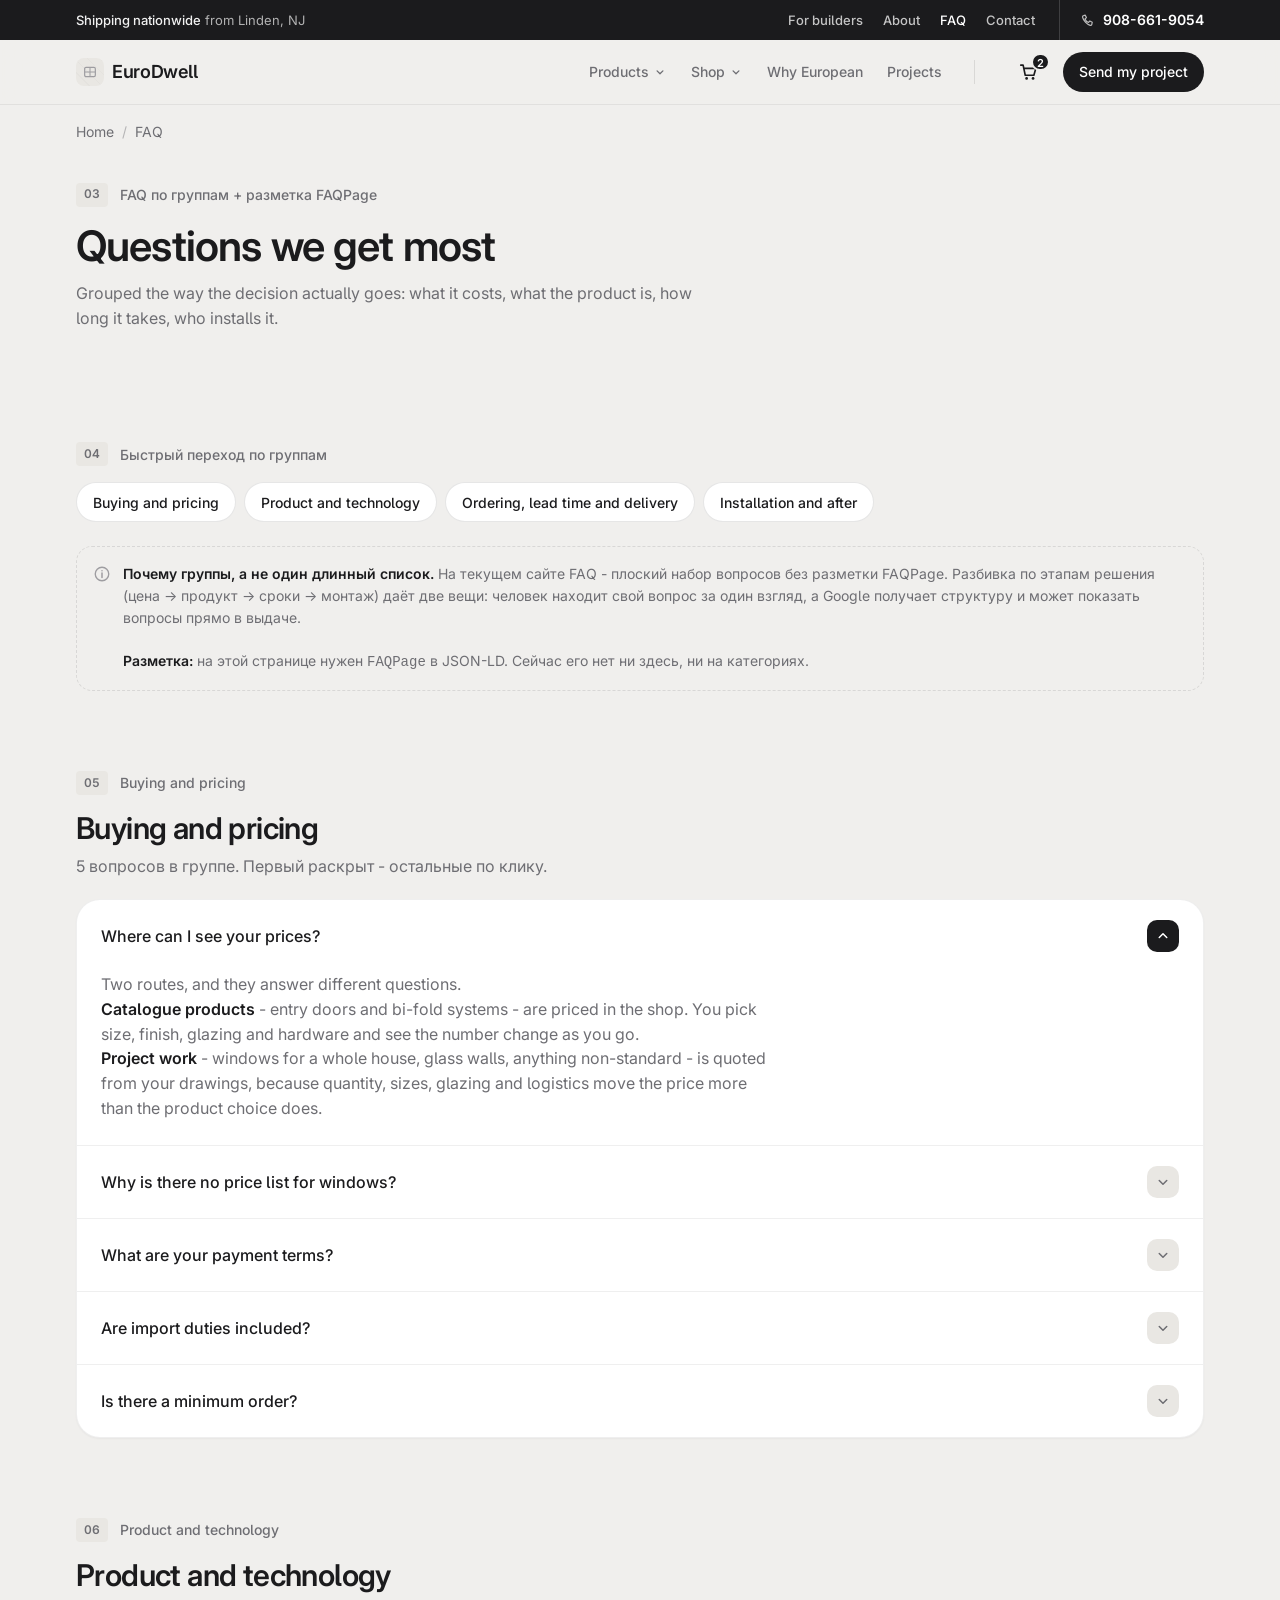
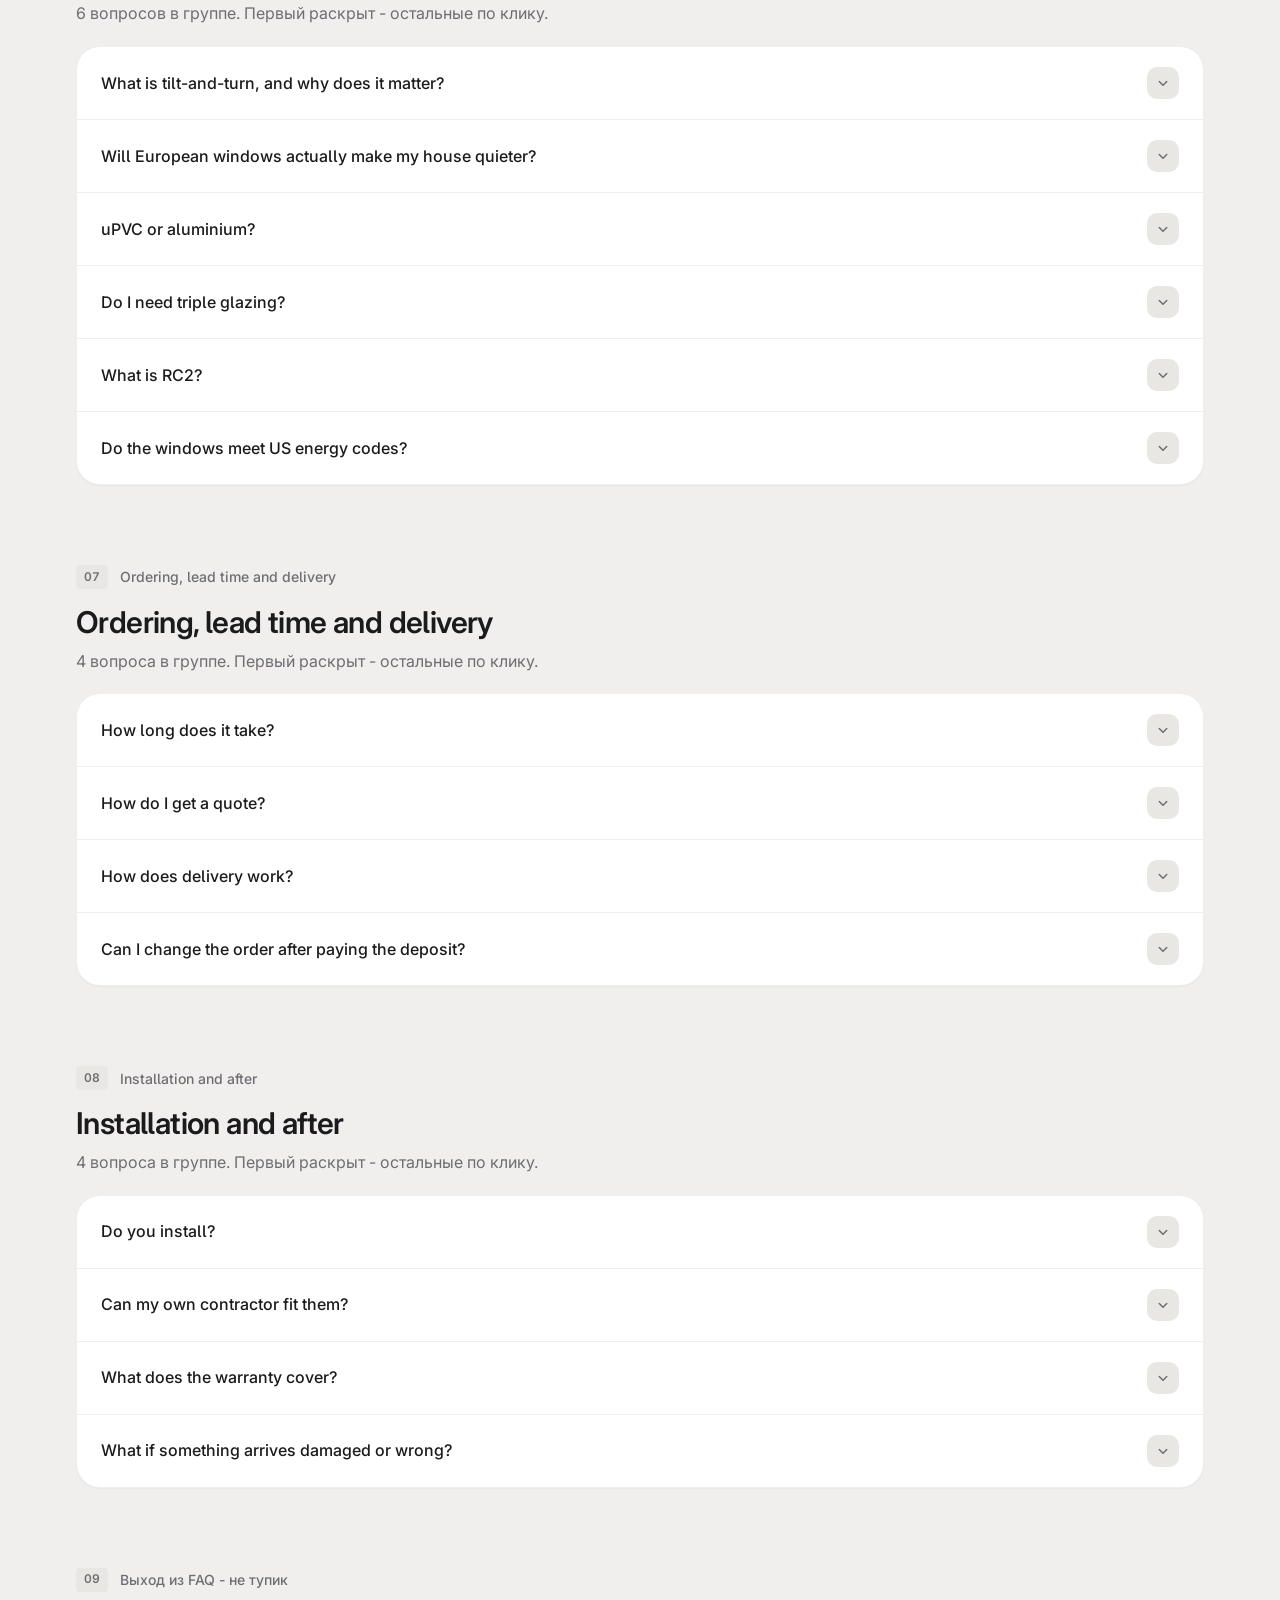
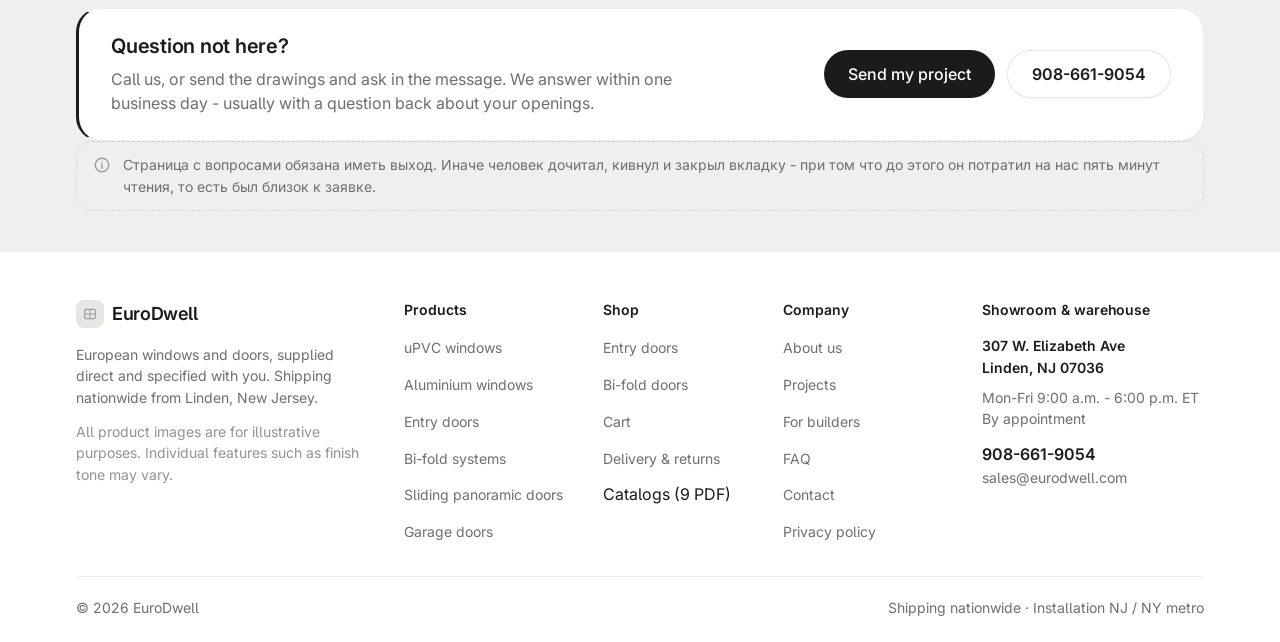
<file: faq-wireframe.html>
<!DOCTYPE html>
<html lang="en-US">
<head>
<meta charset="utf-8">
<meta name="viewport" content="width=device-width,initial-scale=1">
<!-- Microsoft Clarity: записи сессий, карты кликов и скроллов, JS-ошибки.
     Один и тот же тег на всех страницах прототипа - иначе переходы между
     ними разваливаются на отдельные сессии.
     Проверка на file:// - чтобы локальные прогоны не попадали в статистику. -->
<script>
(function(c,l,a,r,i,t,y){
  if(l.location.protocol==='file:')return;
  c[a]=c[a]||function(){(c[a].q=c[a].q||[]).push(arguments)};
  t=l.createElement(r);t.async=1;t.src="https://www.clarity.ms/tag/"+i;
  y=l.getElementsByTagName(r)[0];y.parentNode.insertBefore(t,y);
})(window, document, "clarity", "script", "xu4af9zcva");
</script>
<meta name="color-scheme" content="light">
<title>FAQ | European Windows and Doors - EuroDwell</title>
<meta name="description" content="Prices, lead times, installation, warranty, tilt-and-turn, uPVC vs aluminium - answered in plain language.">
<!-- Фавикон инлайном: прототип должен работать офлайн, без внешних файлов.
     Тот же знак, что в логотипе - рама окна с импостом. -->
<link rel="icon" href="data:image/svg+xml,%3Csvg xmlns='http://www.w3.org/2000/svg' viewBox='0 0 32 32'%3E%3Crect width='32' height='32' rx='7' fill='%231B1B1D'/%3E%3Cg stroke='%23ffffff' stroke-width='2' stroke-linecap='round' fill='none'%3E%3Crect x='8' y='8.5' width='16' height='15' rx='2'/%3E%3Cpath d='M16 8.5v15M8 16h16'/%3E%3C/g%3E%3C/svg%3E">
<link rel="preconnect" href="https://fonts.googleapis.com">
<link rel="preconnect" href="https://fonts.gstatic.com" crossorigin>
<link href="https://fonts.googleapis.com/css2?family=Inter:opsz,wght@14..32,400;14..32,500;14..32,600;14..32,700&display=swap" rel="stylesheet">
<style>
/* ═══════════════════════════════════════════════════════════════════
   EuroDwell - WIREFRAME главной
   Дисциплина Tran Mau Tri Tam: Inter 16/14, шаг 4px, радиусы 12-32,
   hairline-края. Но без цвета: акцент = более тёмный тон.
   Картинки - серые плейсхолдеры с иконкой и подписью формата.
   ═══════════════════════════════════════════════════════════════════ */

:root{
  /* Space - только кратное 4 */
  --s4:4px; --s8:8px; --s12:12px; --s16:16px; --s20:20px; --s24:24px;
  --s32:32px; --s40:40px; --s48:48px; --s64:64px; --s80:80px;

  /* Монохром. Иерархия = светлота, акцент = темнота */
  --canvas:#F0EFED;
  --surface:#FFFFFF;
  --fill:#E9E7E3;      /* плейсхолдеры, тональные панели */
  --fill2:#F5F4F2;     /* мягкая заливка */
  --ink:#1B1B1D;       /* акцент: primary-кнопка, важные цифры */
  --ink2:#6E6E73;      /* вторичный текст */
  --ink3:#9E9DA1;      /* подписи, иконки плейсхолдеров */
  --hair:rgba(27,27,29,.11);
  --hair2:rgba(27,27,29,.07);

  --r-chip:12px; --r-ctl:16px; --r-card:24px; --r-hero:32px; --r-pill:999px;
  --sh:0 1px 2px rgba(27,27,29,.04);
  --sh-lift:0 12px 28px rgba(27,27,29,.08), 0 2px 6px rgba(27,27,29,.04);

  --container:1176px;
  --header-h:64px;
  --dur:240ms; --ease:cubic-bezier(.22,1,.36,1);
}

*{box-sizing:border-box}
html{scroll-behavior:smooth;-webkit-text-size-adjust:100%}
body{
  margin:0;background:var(--canvas);color:var(--ink);
  font-family:"Inter",-apple-system,"Segoe UI",sans-serif;
  font-size:16px;font-weight:400;line-height:1.55;
  -webkit-font-smoothing:antialiased;font-feature-settings:"cv05"
}
img{max-width:100%;display:block}
a{color:inherit;text-decoration:none}
button{font:inherit}

h1,h2,h3,h4{margin:0;font-weight:600;letter-spacing:-.02em}
h1{font-size:clamp(30px,3.8vw,42px);line-height:1.1}
h2{font-size:clamp(24px,2.5vw,30px);line-height:1.18}
h3{font-size:20px;line-height:1.3;letter-spacing:-.012em}
h4{font-size:16px;line-height:1.4;letter-spacing:-.006em}
p{margin:0}

.t-sec{font-size:14px;line-height:1.5}
.t-m{color:var(--ink2)}
.t-m3{color:var(--ink3)}
.t-med{font-weight:500}.t-semi{font-weight:600}
.t-data{font-weight:700;font-size:clamp(28px,3vw,38px);line-height:1;
  letter-spacing:-.025em;font-variant-numeric:tabular-nums;white-space:nowrap}
.t-data--sm{font-size:22px}
.eyebrow{font-size:14px;font-weight:500;color:var(--ink2);margin:0}

:focus-visible{outline:2px solid var(--ink);outline-offset:3px;border-radius:var(--s8)}
::selection{background:var(--ink);color:#fff}

.wrap{max-width:var(--container);margin-inline:auto;padding-inline:var(--s24)}
.sec{padding-block:var(--s64)}
.sec--sm{padding-block:var(--s40)}
h1,h2,h3{scroll-margin-top:calc(var(--header-h) + var(--s24))}

.skiplink{position:absolute;left:-9999px;top:0;z-index:200;background:var(--ink);
  color:#fff;padding:var(--s12) var(--s20);border-radius:0 0 var(--r-chip) 0;font-weight:500}
.skiplink:focus{left:0}

/* ── Нумерация блоков: для правок на созвоне ── */
.bnum{
  display:inline-flex;align-items:center;justify-content:center;
  min-width:28px;height:24px;padding:0 var(--s8);border-radius:var(--s4);
  background:var(--fill);color:var(--ink2);
  font-size:12px;font-weight:600;font-variant-numeric:tabular-nums;
  letter-spacing:.02em;flex-shrink:0
}
.blabel{display:flex;align-items:center;gap:var(--s12);margin-bottom:var(--s16)}
.blabel .eyebrow{margin:0}

/* ── Аннотация для команды ── */
.note{
  display:flex;gap:var(--s12);align-items:flex-start;
  border:1px dashed var(--hair);border-radius:var(--r-ctl);
  padding:var(--s16);background:transparent;font-size:14px;color:var(--ink2)
}
.note b{color:var(--ink);font-weight:600}
.note svg{flex:0 0 18px;color:var(--ink3);margin-top:2px}
.note--tight{padding:var(--s12) var(--s16)}

/* ── Плейсхолдер изображения ── */
.ph{
  position:relative;background:var(--fill);border-radius:var(--r-ctl);
  display:grid;place-items:center;overflow:hidden;color:var(--ink3)
}
.ph::before{
  content:"";position:absolute;inset:0;opacity:.5;
  background-image:repeating-linear-gradient(45deg,
    rgba(27,27,29,.045) 0 1px, transparent 1px 9px)
}
.ph__in{position:relative;display:flex;flex-direction:column;align-items:center;
  gap:var(--s8);text-align:center;padding:var(--s16);max-width:320px}
.ph__t{font-size:12px;font-weight:600;letter-spacing:.04em;text-transform:uppercase;
  color:var(--ink2);line-height:1.4}
.ph--hero{aspect-ratio:4/3.2;border-radius:var(--r-hero)}
.ph--43{aspect-ratio:4/3}
.ph--169{aspect-ratio:16/10}
.ph--logo{aspect-ratio:5/2;border-radius:var(--s8)}

/* ── Buttons: акцент = тёмная заливка ── */
.btn{
  display:inline-flex;align-items:center;justify-content:center;gap:var(--s8);
  min-height:48px;padding:0 var(--s24);border:0;cursor:pointer;
  font-size:16px;font-weight:500;border-radius:var(--r-pill);white-space:nowrap;
  transition:transform var(--dur) var(--ease),background var(--dur) var(--ease),
             box-shadow var(--dur) var(--ease)
}
.btn:active{transform:scale(.97)}
.btn--primary{background:var(--ink);color:#fff}
.btn--primary:hover{background:#000}
.btn--white{background:var(--surface);color:var(--ink);font-weight:600;
  border:1px solid var(--hair);box-shadow:var(--sh)}
.btn--white:hover{background:var(--fill2)}
.btn--ghost{background:transparent;color:var(--ink);font-weight:500;
  border:1px solid var(--hair)}
.btn--ghost:hover{background:var(--fill2)}
.btn--soft{background:var(--fill);color:var(--ink);font-weight:500}
.btn--soft:hover{background:#DFDCD7}
.btn--sm{min-height:40px;padding:0 var(--s16);font-size:14px}
.btn--full{width:100%}

.alink{display:inline-flex;align-items:center;gap:var(--s8);font-weight:500;
  color:var(--ink);border-bottom:1px solid var(--hair);padding-bottom:2px;
  transition:gap var(--dur) var(--ease),border-color var(--dur) var(--ease)}
.alink:hover{gap:var(--s12);border-color:var(--ink)}

/* ── Cards / panels ── */
.card{background:var(--surface);border:1px solid var(--hair2);
  border-radius:var(--r-card);padding:var(--s24);box-shadow:var(--sh)}
.panel{background:var(--fill);border-radius:var(--r-card);padding:var(--s16)}
.panel--lg{padding:var(--s24)}

.chip{width:48px;height:48px;flex:0 0 48px;border-radius:var(--r-chip);
  background:var(--fill);color:var(--ink);display:grid;place-items:center}
.chip--sm{width:40px;height:40px;flex-basis:40px;border-radius:10px}
.chip--n{font-weight:600;font-size:16px}

.tag{display:inline-flex;align-items:center;gap:var(--s8);height:32px;padding:0 var(--s12);
  border-radius:var(--r-pill);background:var(--fill);color:var(--ink);
  font-size:14px;font-weight:500;white-space:nowrap}
.tag--dark{background:var(--ink);color:#fff}
.tag--onph{background:var(--surface);color:var(--ink);border:1px solid var(--hair)}

.g{display:grid}
.g2{grid-template-columns:repeat(2,minmax(0,1fr))}
.g3{grid-template-columns:repeat(3,minmax(0,1fr))}
.g4{grid-template-columns:repeat(4,minmax(0,1fr))}
.gap12{gap:var(--s12)}.gap16{gap:var(--s16)}.gap20{gap:var(--s20)}
.gap24{gap:var(--s24)}.gap40{gap:var(--s40)}

.shead{max-width:640px;margin-bottom:var(--s32)}
.shead h2{margin-bottom:var(--s12)}
.shead>p{color:var(--ink2)}

/* ── Header ── */
.hdr{position:sticky;top:0;z-index:60;background:rgba(240,239,237,.9);
  backdrop-filter:blur(14px);border-bottom:1px solid var(--hair2)}
.hdr__in{display:flex;align-items:center;gap:var(--s24);height:var(--header-h)}
.logo{display:flex;align-items:center;gap:var(--s8);font-size:18px;font-weight:600;
  letter-spacing:-.02em;flex-shrink:0}
.nav{display:flex;align-items:center;gap:var(--s24);margin-left:auto}
/* разделитель между навигацией и зоной действий */
.hdr__sep{width:1px;height:24px;background:var(--hair);flex-shrink:0;margin-inline:var(--s8)}

/* ── Мега-меню: группировка категорий (I5) ── */
.hdr__in{position:relative}
.nav__has{position:relative}
.nav__t{display:inline-flex;align-items:center;gap:var(--s4);min-height:40px;padding:0;
  background:none;border:0;cursor:pointer;font-size:14px;font-weight:500;color:var(--ink2);
  transition:color var(--dur) var(--ease)}
.nav__t:hover,.nav__t[aria-expanded="true"]{color:var(--ink)}
.nav__t svg{transition:transform var(--dur) var(--ease)}
.nav__t[aria-expanded="true"] svg{transform:rotate(180deg)}
.mm{
  position:absolute;left:0;right:0;top:100%;z-index:59;
  background:var(--surface);border-bottom:1px solid var(--hair);
  box-shadow:0 16px 32px rgba(27,27,29,.10)
}
.mm[hidden]{display:none}
.mm__in{display:grid;grid-template-columns:repeat(4,minmax(0,1fr));
  column-gap:var(--s32);row-gap:var(--s24);padding-block:var(--s32) var(--s24)}
.mm__in--sm{grid-template-columns:minmax(0,1fr) minmax(0,2fr)}
.mm__col{display:flex;flex-direction:column;gap:var(--s12);min-width:0}
.mm__h{font-size:12px;font-weight:600;letter-spacing:.08em;text-transform:uppercase;
  color:var(--ink3);margin:0 0 var(--s4)}
.mm__col a{font-size:15px;font-weight:500;color:var(--ink);display:flex;align-items:center;
  gap:var(--s8);min-height:28px}
.mm__col a:hover{color:var(--ink);text-decoration:underline;text-underline-offset:3px}
.mm__foot{grid-column:1/-1;display:flex;gap:var(--s32);flex-wrap:wrap;
  padding-top:var(--s20);border-top:1px solid var(--hair2)}
.mm__note{align-self:center;padding-left:var(--s24);border-left:1px solid var(--hair2)}

/* ── Корзина: перед CTA, с отбивкой ── */
.cart{position:relative;width:44px;height:44px;display:grid;place-items:center;
  border-radius:var(--r-chip);color:var(--ink);
  transition:background var(--dur) var(--ease)}
.cart:hover{background:var(--fill)}
.cart__n{position:absolute;top:3px;right:1px;min-width:18px;height:18px;padding:0 4px;
  border-radius:var(--r-pill);background:var(--ink);color:#fff;
  font-size:11px;font-weight:600;display:grid;place-items:center;
  border:2px solid var(--canvas)}

/* ── Группы категорий на главной ── */
.cgroup{margin-bottom:var(--s32)}
.cgroup:last-child{margin-bottom:0}
.cgroup__h{display:flex;align-items:baseline;gap:var(--s12);margin-bottom:var(--s16)}
.cgroup__h h3{font-size:16px;font-weight:600;margin:0}
.cgroup__h span{font-size:14px;color:var(--ink3)}
.cgroup__l{flex:1;height:1px;background:var(--hair2)}
.nav a{font-size:14px;font-weight:500;color:var(--ink2);display:inline-flex;
  align-items:center;gap:var(--s4);min-height:40px}
.nav a:hover,.nav a[aria-current]{color:var(--ink)}
.hdr__act{display:flex;align-items:center;gap:var(--s12);flex-shrink:0}
.tel{display:inline-flex;align-items:center;gap:var(--s8);min-height:44px;
  font-size:14px;font-weight:600;white-space:nowrap}
.tel .chip{width:36px;height:36px;flex-basis:36px;border-radius:10px}
.burger{display:none;width:44px;height:44px;align-items:center;justify-content:center;
  background:var(--surface);border:1px solid var(--hair);border-radius:var(--r-chip);cursor:pointer}
.geobar{background:var(--ink);color:rgba(255,255,255,.72);font-size:13px;padding:var(--s8) 0}
.geobar .wrap{display:flex;gap:var(--s24);justify-content:center;flex-wrap:wrap}
.geobar b{color:#fff;font-weight:500}

/* ── Верхняя тёмная строка: гео + вторичные страницы + телефон ── */
.topbar{background:var(--ink);color:rgba(255,255,255,.66);font-size:13px}
.topbar__in{display:flex;align-items:center;gap:var(--s24);min-height:40px}
.topbar__l{display:flex;align-items:center;gap:var(--s12);flex-shrink:0}
.topbar__l b{color:rgba(255,255,255,.94);font-weight:500}
.topbar__sep{width:1px;height:12px;background:rgba(255,255,255,.2);flex-shrink:0}
.topbar__nav{display:flex;align-items:center;gap:var(--s20);margin-left:auto}
.topbar__nav a{color:rgba(255,255,255,.74);font-weight:500;min-height:40px;
  display:inline-flex;align-items:center;transition:color var(--dur) var(--ease)}
.topbar__nav a:hover,.topbar__nav a[aria-current]{color:#fff}
.topbar__tel{display:inline-flex;align-items:center;gap:var(--s8);color:#fff;
  font-weight:600;font-size:14px;white-space:nowrap;flex-shrink:0;
  padding-left:var(--s20);border-left:1px solid rgba(255,255,255,.16);min-height:40px}
.topbar__tel svg{opacity:.7}

/* ── Hero ── */
.hero{padding-block:var(--s48) var(--s64)}
.hero__in{display:grid;grid-template-columns:minmax(0,1fr) minmax(0,1.02fr);
  gap:var(--s48);align-items:center}
.hero h1{margin-block:var(--s16)}
.hero__sub{font-size:16px;color:var(--ink2);max-width:46ch;margin-bottom:var(--s32)}
.hero__cta{display:flex;gap:var(--s12);flex-wrap:wrap;margin-bottom:var(--s32)}
.hero__media{position:relative}
.hero__float{position:absolute;right:-16px;bottom:-20px;background:var(--surface);
  border:1px solid var(--hair);border-radius:var(--r-card);padding:var(--s16);
  box-shadow:var(--sh-lift);display:flex;align-items:center;gap:var(--s12);max-width:256px}

.stats{display:grid;grid-template-columns:repeat(3,minmax(0,1fr));
  column-gap:var(--s24);row-gap:var(--s16)}
.stat{min-width:0}
.stat__v{display:block;margin-bottom:var(--s4)}
.stat__l{display:block;font-size:14px;color:var(--ink2);line-height:1.4}
.rate{display:inline-flex;align-items:center;gap:var(--s4)}
.rate svg{color:var(--ink)}

/* ── Списочные карточки ── */
.icard{display:flex;flex-direction:column;gap:var(--s16)}
.icard h4{margin-bottom:var(--s4)}
.icard .t-sec{color:var(--ink2)}

.split__c{display:block;transition:transform var(--dur) var(--ease),
  box-shadow var(--dur) var(--ease)}
.split__c:hover{transform:translateY(-3px);box-shadow:var(--sh-lift)}
.split__c .tag{margin-bottom:var(--s20)}
.split__c h3{margin-bottom:var(--s8)}
.split__c>p{color:var(--ink2);margin-bottom:var(--s20)}
/* пометка «ведёт на отдельную страницу» - только для вайрфрейма */
.pgtag{display:block;margin-top:var(--s12);font-size:12px;font-weight:500;
  letter-spacing:.02em;color:var(--ink3)}

/* ── Механизм: монохром, акцент = тёмное ── */
.mech{display:grid;grid-template-columns:repeat(2,minmax(0,1fr));gap:var(--s20)}
.mech__c{background:var(--surface);border:1px solid var(--hair2);border-radius:var(--r-card);
  padding:var(--s20);box-shadow:var(--sh);min-width:0;margin:0}
.mech__cap{display:flex;align-items:center;gap:var(--s8);margin-bottom:var(--s16)}
.mech__cap .dot{width:8px;height:8px;border-radius:50%;flex:0 0 8px;background:var(--ink3)}
.mech__c--eu .mech__cap .dot{background:var(--ink)}
.mech__cap span:last-child{font-size:14px;font-weight:500;color:var(--ink2)}
.mech__c--eu .mech__cap span:last-child{color:var(--ink);font-weight:600}
.mech__stage{background:var(--fill2);border:1px solid var(--hair2);
  border-radius:var(--r-ctl);padding:var(--s16);margin-bottom:var(--s16)}
.mech__svg{width:100%;height:auto;display:block}
.mech__lbl{font-family:"Inter",sans-serif;font-size:9px;font-weight:500;fill:#9E9DA1}
.mech__lbl--ink{fill:#1B1B1D;font-weight:600}
.mech__note{font-size:14px;color:var(--ink2);margin:0}
.mech__note b{color:var(--ink);font-weight:600}
.mech__ctl{display:flex;align-items:center;gap:var(--s16);margin-top:var(--s16);flex-wrap:wrap}
.mech__ctl--top{margin-top:0;margin-bottom:var(--s16)}

.air{opacity:0}
.mechbox.play .air{animation:leak 2.8s linear infinite}
.mechbox.play .a2{animation-delay:.55s}
.mechbox.play .a3{animation-delay:1.1s}
@keyframes leak{0%{opacity:0;transform:translateX(9px)}18%{opacity:1}72%{opacity:.85}
  100%{opacity:0;transform:translateX(-14px)}}
.sash,.gk,.cam__r,.pull{transform-box:fill-box}
.sash{transform-origin:center;transition:transform 820ms var(--ease)}
.gk{transform-origin:left center;transition:transform 820ms var(--ease)}
.cam__r{transform-origin:center;transition:transform 820ms var(--ease)}
.seal{opacity:0;transition:opacity 320ms var(--ease) 260ms}
.pull{opacity:1;transition:opacity 240ms var(--ease)}
.mechbox.clamped .sash{transform:translateX(-12px)}
.mechbox.clamped .gk{transform:scaleX(.44)}
.mechbox.clamped .cam__r{transform:rotate(90deg)}
.mechbox.clamped .seal{opacity:1}
.mechbox.clamped .pull{opacity:0}

/* ── Плитки категорий ── */
.tile{display:block;background:var(--surface);border:1px solid var(--hair2);
  border-radius:var(--r-card);padding:var(--s12) var(--s12) var(--s16);
  box-shadow:var(--sh);transition:transform var(--dur) var(--ease),
  box-shadow var(--dur) var(--ease)}
.tile:hover{transform:translateY(-3px);box-shadow:var(--sh-lift)}
.tile .ph{aspect-ratio:4/3}
.tile__badge{position:absolute;top:var(--s12);left:var(--s12);z-index:2}
.tile__b{display:flex;align-items:flex-start;gap:var(--s12);padding:var(--s16) var(--s8) 0}
.tile__t{min-width:0;flex:1}
.tile__t h4{margin-bottom:var(--s4);overflow:hidden;text-overflow:ellipsis;white-space:nowrap}
.tile__t .t-sec{display:block;color:var(--ink2);overflow:hidden;
  text-overflow:ellipsis;white-space:nowrap}
.tile__ar{flex:0 0 24px;color:var(--ink3);margin-top:var(--s4);
  transition:transform var(--dur) var(--ease),color var(--dur) var(--ease)}
.tile:hover .tile__ar{transform:translateX(4px);color:var(--ink)}

/* ── Steps ── */
.steps{display:flex;flex-direction:column;gap:var(--s12)}
.step{display:flex;gap:var(--s16);align-items:flex-start;background:var(--surface);
  border:1px solid var(--hair2);border-radius:var(--r-ctl);padding:var(--s20)}
.step__t{min-width:0;flex:1}
.step__t h4{margin-bottom:var(--s4)}
.step__t .t-sec{color:var(--ink2)}

/* ── Warranty ── */
.warr{display:grid;grid-template-columns:minmax(0,1fr) auto;gap:var(--s40);align-items:center}
.warr__n{display:flex;align-items:baseline;gap:var(--s12)}
.warr__n span{font-weight:700;font-size:clamp(64px,9vw,116px);line-height:.86;
  letter-spacing:-.05em;font-variant-numeric:tabular-nums;color:var(--ink)}
.warr__n small{font-size:16px;font-weight:500;color:var(--ink2)}

/* ── Cases ── */
.cs{background:var(--surface);border:1px solid var(--hair2);border-radius:var(--r-card);
  padding:var(--s12) var(--s12) var(--s20);box-shadow:var(--sh);
  display:flex;flex-direction:column;min-width:0}
.cs .ph{margin-bottom:var(--s16)}
.cs__b{padding-inline:var(--s8);display:flex;flex-direction:column;gap:var(--s8);
  flex:1;min-width:0}
.cs__meta{font-size:14px;font-weight:500;color:var(--ink2)}
.cs__facts{font-size:14px;color:var(--ink2);margin:0}
.cs__b .alink{margin-top:auto;padding-top:var(--s8);align-self:flex-start}

/* ── Logos ── */
.logos{display:grid;grid-template-columns:repeat(6,minmax(0,1fr));
  column-gap:var(--s20);row-gap:var(--s16)}

/* ── FAQ ── */
.faq{background:var(--surface);border:1px solid var(--hair2);border-radius:var(--r-card);
  box-shadow:var(--sh);overflow:hidden}
.faq__i + .faq__i{border-top:1px solid var(--hair2)}
.faq__q{width:100%;background:none;border:0;cursor:pointer;text-align:left;
  display:flex;align-items:center;gap:var(--s16);padding:var(--s20) var(--s24);
  min-height:64px;font-size:16px;font-weight:500;color:var(--ink)}
.faq__q>span:first-child{flex:1;min-width:0}
.faq__q .faq__ic{flex:0 0 32px;width:32px;height:32px;border-radius:10px;background:var(--fill);
  display:grid;place-items:center;color:var(--ink2);
  transition:transform var(--dur) var(--ease),background var(--dur) var(--ease),
             color var(--dur) var(--ease)}
.faq__i[open] .faq__ic{transform:rotate(180deg);background:var(--ink);color:#fff}
.faq__a{overflow:hidden;height:0;transition:height 320ms var(--ease)}
.faq__a>div{padding:0 var(--s24) var(--s24);color:var(--ink2);max-width:72ch}
.faq__a b{color:var(--ink);font-weight:600}

/* ── Форма ── */
.form{display:flex;flex-direction:column;gap:var(--s16)}
.frow{display:grid;grid-template-columns:repeat(2,minmax(0,1fr));gap:var(--s16)}
.field{display:flex;flex-direction:column;gap:var(--s8);min-width:0}
.field label{font-size:14px;font-weight:500}
.field label i{font-style:normal;color:var(--ink)}
.field input,.field textarea{
  width:100%;min-height:48px;padding:var(--s12) var(--s16);background:var(--fill2);
  border:1px solid var(--hair2);border-radius:var(--r-ctl);
  font:inherit;font-size:16px;color:var(--ink);
  transition:border-color var(--dur) var(--ease),background var(--dur) var(--ease),
             box-shadow var(--dur) var(--ease)}
.field textarea{min-height:100px;resize:vertical;line-height:1.5}
.field input::placeholder,.field textarea::placeholder{color:var(--ink3)}
.field input:focus,.field textarea:focus{outline:none;background:var(--surface);
  border-color:var(--ink);box-shadow:0 0 0 3px rgba(27,27,29,.10)}
.field .hint{font-size:14px;color:var(--ink2)}
.field .err{display:none;align-items:center;gap:var(--s8);font-size:14px;
  color:var(--ink);font-weight:500}
.field.bad input,.field.bad textarea{border-color:var(--ink);
  box-shadow:0 0 0 3px rgba(27,27,29,.08)}
.field.bad .err{display:flex}
.drop{display:flex;align-items:center;gap:var(--s12);min-height:64px;padding:var(--s16);
  background:var(--fill2);border:1px dashed var(--hair);border-radius:var(--r-ctl);
  cursor:pointer;font-size:14px;color:var(--ink2)}
.drop:hover{border-color:var(--ink);background:var(--surface)}
.drop input{display:none}
.drop span{min-width:0;flex:1}
.fnote{font-size:14px;color:var(--ink2);margin:0}
.falt{font-size:14px;color:var(--ink2);margin:0;padding-top:var(--s16);
  border-top:1px solid var(--hair2)}
.fdone{display:none;background:var(--surface);border:1px solid var(--hair);
  border-radius:var(--r-card);padding:var(--s32);box-shadow:var(--sh)}
.fdone h3{margin-bottom:var(--s12)}

.ticks{list-style:none;padding:0;margin:0;display:flex;flex-direction:column;gap:var(--s12)}
.ticks li{display:flex;gap:var(--s12);align-items:flex-start;font-size:16px;color:var(--ink2)}
.ticks li svg{flex:0 0 20px;color:var(--ink);margin-top:3px}

.blist{list-style:none;padding:0;margin:0;display:flex;flex-direction:column}
.blist li{display:flex;gap:var(--s12);align-items:flex-start;padding-block:var(--s16);
  font-size:16px;color:var(--ink2)}
.blist li + li{border-top:1px solid var(--hair2)}
.blist b{color:var(--ink);font-weight:600}

/* ── Footer ── */
.ftr{background:var(--surface);border-top:1px solid var(--hair2);
  padding-block:var(--s48) var(--s24)}
.ftr__g{display:grid;grid-template-columns:1.6fr .9fr .8fr .9fr 1.2fr;gap:var(--s32)}
.ftr h4{font-size:14px;font-weight:600;margin-bottom:var(--s16)}
.ftr ul{list-style:none;padding:0;margin:0;display:flex;flex-direction:column;gap:var(--s12)}
.ftr a,.ftr p{font-size:14px;color:var(--ink2)}
.ftr a:hover{color:var(--ink)}
.ftr__b{display:flex;justify-content:space-between;gap:var(--s24);flex-wrap:wrap;
  margin-top:var(--s32);padding-top:var(--s20);border-top:1px solid var(--hair2);
  font-size:14px;color:var(--ink2)}

/* ═══ Страница категории ═══ */
.crumbs{font-size:14px;color:var(--ink2);padding-block:var(--s16) 0}
.crumbs a:hover{color:var(--ink);text-decoration:underline;text-underline-offset:3px}
.crumbs span{opacity:.45;margin-inline:var(--s8)}

.chero{padding-block:var(--s32) var(--s48)}
.chero__in{display:grid;grid-template-columns:minmax(0,1fr) minmax(0,1.02fr);
  gap:var(--s48);align-items:center}
.chero h1{margin-block:var(--s16);font-size:clamp(28px,3.4vw,38px)}

/* таблицы сравнения */
/* overflow-x:auto прокручивает таблицу, но НЕ отсекает её min-content:
   640px «просачиваются» вверх по дереву, Chrome на мобильном решает, что страница
   не помещается, и расширяет layout viewport - вся вёрстка уезжает вправо.
   contain:inline-size делает ширину контейнера независимой от содержимого. */
.tscroll{overflow-x:auto;-webkit-overflow-scrolling:touch;max-width:100%;
  contain:inline-size}
.cmp{width:100%;border-collapse:collapse;font-size:15px;min-width:640px}
.cmp th,.cmp td{padding:var(--s16);text-align:left;vertical-align:top;
  border-bottom:1px solid var(--hair2)}
.cmp thead th{font-size:12px;letter-spacing:.08em;text-transform:uppercase;
  color:var(--ink3);font-weight:600;border-bottom:1px solid var(--ink)}
.cmp th:first-child{width:22%;font-weight:600;color:var(--ink);font-size:15px;
  letter-spacing:0;text-transform:none}
.cmp .col-eu{background:var(--fill2);border-left:3px solid var(--ink)}
.cmp thead .col-eu{color:var(--ink);font-weight:700}
.cmp tbody .col-eu{font-weight:500}
.cmp__span{background:var(--fill);font-size:14px;color:var(--ink2)}
/* nowrap нужен коротким пропускам вида «0.__ CFM», но длинная пометка
   с ним раздувает таблицу и вместе с ней всю страницу на мобильном */
.todo{color:var(--ink);font-weight:600;background:var(--fill);
  padding:2px var(--s8);border-radius:var(--s4);white-space:nowrap}
.todo--wrap{white-space:normal;display:inline-block}

/* спеки */
.specs{width:100%;border-collapse:collapse;font-size:15px}
.specs th,.specs td{padding:var(--s12) 0;text-align:left;vertical-align:top;
  border-bottom:1px solid var(--hair2)}
.specs th{font-weight:400;color:var(--ink2);width:46%}
.specs td{font-weight:600;font-variant-numeric:tabular-nums}

/* карточка с акцентом */
.card--mark{border-color:var(--ink);box-shadow:0 0 0 3px rgba(27,27,29,.06)}

/* формы окон */
.shapes{display:grid;grid-template-columns:repeat(6,minmax(0,1fr));gap:var(--s16)}
.shape{aspect-ratio:1;border:1px solid var(--hair2);border-radius:var(--r-ctl);
  background:var(--surface);display:flex;flex-direction:column;align-items:center;
  justify-content:center;gap:var(--s8);padding:var(--s16);box-shadow:var(--sh)}
.shape svg{width:100%;max-width:64px;height:auto;color:var(--ink2)}
.shape span{font-size:12px;font-weight:500;color:var(--ink3);text-align:center;line-height:1.3}

/* опции */
.opt{background:var(--surface);border:1px solid var(--hair2);border-radius:var(--r-card);
  overflow:hidden;box-shadow:var(--sh)}
.opt__h{padding:var(--s16) var(--s20);border-bottom:1px solid var(--hair2);
  background:var(--fill2);font-size:16px;font-weight:600}
.opt__b{padding:var(--s20);font-size:14px;color:var(--ink2)}
.sw{display:flex;gap:var(--s8);flex-wrap:wrap;margin-bottom:var(--s12)}
.sw i{width:32px;height:32px;border-radius:var(--s8);border:1px solid var(--hair);display:block}

/* таймлайн */
.tl{display:grid;grid-template-columns:repeat(4,minmax(0,1fr));gap:var(--s24)}
.tl__i{position:relative;padding-top:var(--s24);min-width:0}
.tl__i::before{content:"";position:absolute;top:5px;left:0;right:0;height:1px;background:var(--hair)}
.tl__i::after{content:"";position:absolute;top:1px;left:0;width:9px;height:9px;
  border-radius:50%;background:var(--ink)}
.tl__t{font-size:12px;font-weight:600;letter-spacing:.08em;text-transform:uppercase;
  color:var(--ink3);display:block;margin-bottom:var(--s8)}
.tl__i h4{margin-bottom:var(--s8)}
.tl__i p{font-size:14px;color:var(--ink2);margin:0}

/* мостик */
.bridge{display:flex;gap:var(--s32);align-items:center;justify-content:space-between;
  background:var(--surface);border:1px solid var(--hair2);border-left:3px solid var(--ink);
  border-radius:var(--r-card);padding:var(--s24) var(--s32);box-shadow:var(--sh);flex-wrap:wrap}

/* ═══════════════════════════════════════════════════════
   МАГАЗИН: листинг, фильтры, карточка товара, корзина
   ═══════════════════════════════════════════════════════ */

/* ── Полоска доверия магазина ── */
.tstrip{display:flex;gap:var(--s24);flex-wrap:wrap;background:var(--fill);
  border-radius:var(--r-ctl);padding:var(--s16) var(--s20);font-size:14px;color:var(--ink2)}
.tstrip span{display:inline-flex;align-items:center;gap:var(--s8)}
.tstrip b{color:var(--ink);font-weight:600}

/* ── Раскладка листинга ── */
.shop{display:grid;grid-template-columns:264px minmax(0,1fr);gap:var(--s32);align-items:start}
.fbar{display:flex;align-items:center;justify-content:space-between;gap:var(--s16);
  margin-bottom:var(--s20);flex-wrap:wrap}
.fbar__n{font-size:14px;color:var(--ink2)}
.fbar__n b{color:var(--ink);font-weight:600}
.fbar__r{display:flex;align-items:center;gap:var(--s12)}
.sel{height:40px;padding:0 var(--s12);border:1px solid var(--hair);border-radius:var(--r-chip);
  background:var(--surface);font:inherit;font-size:14px;color:var(--ink);cursor:pointer}
.mfilt{display:none}

/* применённые фильтры чипами */
.chips{display:flex;gap:var(--s8);flex-wrap:wrap;margin-bottom:var(--s16)}
.chip-f{display:inline-flex;align-items:center;gap:var(--s8);height:32px;padding:0 var(--s8) 0 var(--s12);
  border-radius:var(--r-pill);background:var(--ink);color:#fff;font-size:13px;font-weight:500}
.chip-f button{width:18px;height:18px;border:0;border-radius:50%;background:rgba(255,255,255,.22);
  color:#fff;cursor:pointer;display:grid;place-items:center;font-size:11px;line-height:1;padding:0}
.chips .alink{align-self:center;font-size:13px}

/* панель фильтров */
.filters{background:var(--surface);border:1px solid var(--hair2);border-radius:var(--r-card);
  box-shadow:var(--sh);overflow:hidden;position:sticky;top:calc(var(--header-h) + 16px)}
.fgrp{border-bottom:1px solid var(--hair2);padding:var(--s16) var(--s20)}
.fgrp:last-child{border-bottom:0}
.fgrp__h{display:flex;align-items:center;justify-content:space-between;gap:var(--s8);
  font-size:14px;font-weight:600;margin-bottom:var(--s12)}
.fopt{display:flex;align-items:center;gap:var(--s12);min-height:32px;font-size:14px;
  color:var(--ink2);cursor:pointer}
.fopt input{width:18px;height:18px;accent-color:var(--ink);flex-shrink:0;margin:0}
.fopt span{flex:1;min-width:0}
.fopt em{font-style:normal;color:var(--ink3);font-size:13px;font-variant-numeric:tabular-nums}
.fopt.off{opacity:.42;cursor:not-allowed}
.fsw{display:flex;gap:var(--s8);flex-wrap:wrap}
.fsw i{width:32px;height:32px;border-radius:var(--s8);border:1px solid var(--hair);
  display:block;cursor:pointer;transition:box-shadow var(--dur) var(--ease)}
.fsw i:hover{box-shadow:0 0 0 2px var(--ink)}
.fsize{display:flex;align-items:center;gap:var(--s8)}
.fsize input{width:100%;min-width:0;height:40px;padding:0 var(--s12);background:var(--fill2);
  border:1px solid var(--hair2);border-radius:var(--r-chip);font:inherit;font-size:14px}
.fsize span{color:var(--ink3);flex-shrink:0}
.fpre{display:flex;gap:var(--s8);flex-wrap:wrap;margin-top:var(--s8)}
.fpre button{height:28px;padding:0 var(--s12);border:1px solid var(--hair);border-radius:var(--r-pill);
  background:var(--surface);font:inherit;font-size:13px;color:var(--ink2);cursor:pointer}
.fpre button:hover{border-color:var(--ink);color:var(--ink)}
.fmore{width:100%;min-height:44px;background:var(--fill2);border:0;border-top:1px solid var(--hair2);
  font:inherit;font-size:14px;font-weight:500;color:var(--ink);cursor:pointer}

/* ── Плитка товара с ценой ── */
.pgrid{display:grid;grid-template-columns:repeat(3,minmax(0,1fr));gap:var(--s20)}
.pcard{background:var(--surface);border:1px solid var(--hair2);border-radius:var(--r-card);
  padding:var(--s12);box-shadow:var(--sh);display:flex;flex-direction:column;min-width:0;
  transition:transform var(--dur) var(--ease),box-shadow var(--dur) var(--ease)}
.pcard:hover{transform:translateY(-3px);box-shadow:var(--sh-lift)}
.pcard .ph{aspect-ratio:4/3;margin-bottom:var(--s16)}
.pcard__badge{position:absolute;top:var(--s12);left:var(--s12);z-index:2}
.pcard__b{padding:0 var(--s8) var(--s4);display:flex;flex-direction:column;gap:var(--s8);
  flex:1;min-width:0}
.pcard__eyebrow{font-size:12px;font-weight:600;letter-spacing:.08em;text-transform:uppercase;
  color:var(--ink3)}
.pcard__b h4{margin:0;overflow:hidden;text-overflow:ellipsis;white-space:nowrap}
.pcard__spec{font-size:13px;color:var(--ink2);margin:0;overflow:hidden;
  text-overflow:ellipsis;white-space:nowrap}
.pcard__sw{display:flex;gap:6px;align-items:center}
.pcard__sw i{width:18px;height:18px;border-radius:50%;border:1px solid var(--hair);display:block}
.pcard__sw em{font-style:normal;font-size:12px;color:var(--ink3);margin-left:2px}
.pcard__price{display:flex;align-items:baseline;gap:var(--s8);margin-top:var(--s4)}
.pcard__price b{font-size:22px;font-weight:700;letter-spacing:-.02em;font-variant-numeric:tabular-nums;
  white-space:nowrap}
/* «from» - служебное слово, не должно читаться как часть суммы */
.pcard__price b i{font-style:normal;font-size:13px;font-weight:500;color:var(--ink2);
  letter-spacing:0;margin-right:2px}
.pcard__price span{font-size:12px;color:var(--ink3)}
.pcard__lead{font-size:13px;color:var(--ink2);display:inline-flex;align-items:center;gap:6px}
.pcard__lead i{width:6px;height:6px;border-radius:50%;background:var(--ink);display:block;flex-shrink:0}
.pcard__lead.slow i{background:var(--ink3)}
.pcard .btn{margin-top:var(--s12)}

/* ── Карточка товара (PDP) ── */
.pdp{display:grid;grid-template-columns:minmax(0,1.05fr) minmax(0,.95fr);gap:var(--s40);
  align-items:start}
.gal__main{margin-bottom:var(--s12)}
.gal__main .ph{aspect-ratio:4/3;border-radius:var(--r-card)}
.gal__thumbs{display:grid;grid-template-columns:repeat(4,minmax(0,1fr));gap:var(--s12)}
.gal__thumbs .ph{aspect-ratio:1;border-radius:var(--r-chip);cursor:pointer}
.gal__thumbs .ph.on{outline:2px solid var(--ink);outline-offset:2px}

.pdp__side{position:sticky;top:calc(var(--header-h) + 16px);min-width:0}
/* две вторичные кнопки: nowrap внутри .btn не даёт колонке сжаться,
   поэтому на узких экранах они переходят в столбик */
.pdp__acts{display:grid;grid-template-columns:1fr 1fr;gap:var(--s12);margin-top:var(--s12)}
.pdp__acts .btn{min-width:0}
.pdp__eyebrow{font-size:12px;font-weight:600;letter-spacing:.08em;text-transform:uppercase;
  color:var(--ink3);margin-bottom:var(--s8)}
.pdp__rate{display:inline-flex;align-items:center;gap:var(--s8);font-size:14px;color:var(--ink2);
  margin-block:var(--s12)}
.pdp__price{display:flex;align-items:baseline;gap:var(--s12);margin-block:var(--s16) var(--s4)}
.pdp__price b{font-size:34px;font-weight:700;letter-spacing:-.025em;font-variant-numeric:tabular-nums}
.pdp__pnote{font-size:13px;color:var(--ink2);margin:0 0 var(--s20)}

/* конфигуратор */
.cfg{background:var(--surface);border:1px solid var(--hair2);border-radius:var(--r-card);
  box-shadow:var(--sh);overflow:hidden;margin-bottom:var(--s20)}
.cfg__g{padding:var(--s16) var(--s20);border-bottom:1px solid var(--hair2)}
.cfg__h{display:flex;align-items:center;gap:var(--s8);font-size:14px;font-weight:600;
  margin-bottom:var(--s12)}
.cfg__h b{width:20px;height:20px;border-radius:50%;background:var(--fill);color:var(--ink2);
  font-size:11px;font-weight:600;display:grid;place-items:center;flex-shrink:0}
.cfg__hint{font-size:13px;color:var(--ink3);margin:var(--s8) 0 0;display:flex;gap:6px}
.seg{display:flex;gap:var(--s8);flex-wrap:wrap}
.seg button{min-height:40px;padding:0 var(--s16);border:1px solid var(--hair);
  border-radius:var(--r-chip);background:var(--surface);font:inherit;font-size:14px;
  font-weight:500;color:var(--ink2);cursor:pointer;display:inline-flex;align-items:center;gap:var(--s8);
  transition:border-color var(--dur) var(--ease),color var(--dur) var(--ease),background var(--dur) var(--ease)}
.seg button:hover{border-color:var(--ink3)}
.seg button[aria-pressed="true"]{background:var(--ink);border-color:var(--ink);color:#fff}
.seg button i{font-style:normal;font-size:12px;opacity:.7;font-variant-numeric:tabular-nums}
.cfg__sw{display:flex;gap:var(--s8);flex-wrap:wrap;align-items:center}
.cfg__sw button{width:36px;height:36px;border-radius:var(--s8);border:1px solid var(--hair);
  cursor:pointer;padding:0}
.cfg__sw button[aria-pressed="true"]{outline:2px solid var(--ink);outline-offset:2px}
.cfg__sw .more{width:auto;padding:0 var(--s12);height:36px;background:var(--fill2);
  font:inherit;font-size:13px;color:var(--ink2)}
.cfg__adv{width:100%;min-height:44px;background:var(--fill2);border:0;font:inherit;font-size:14px;
  font-weight:500;color:var(--ink);cursor:pointer;text-align:left;padding-inline:var(--s20)}
.cfg__sum{padding:var(--s16) var(--s20);background:var(--fill2)}
.cfg__row{display:flex;justify-content:space-between;gap:var(--s12);font-size:14px;
  color:var(--ink2);padding-block:4px}
.cfg__row b{color:var(--ink);font-weight:500;font-variant-numeric:tabular-nums}
.cfg__row--tot{border-top:1px solid var(--hair);margin-top:var(--s8);padding-top:var(--s12);
  font-size:16px;color:var(--ink)}
.cfg__row--tot b{font-weight:700;font-size:20px}

.plist{list-style:none;padding:0;margin:var(--s20) 0 0;display:flex;flex-direction:column;gap:var(--s12)}
.plist li{display:flex;gap:var(--s12);align-items:flex-start;font-size:14px;color:var(--ink2)}
.plist li svg{flex:0 0 18px;color:var(--ink);margin-top:2px}

/* что входит / не входит */
.incl{display:grid;grid-template-columns:repeat(2,minmax(0,1fr));gap:var(--s32)}
.incl ul{list-style:none;padding:0;margin:0;display:flex;flex-direction:column;gap:var(--s12)}
.incl li{display:flex;gap:var(--s12);font-size:15px;color:var(--ink2)}
.incl li svg{flex:0 0 18px;margin-top:3px}
.incl--no li svg{color:var(--ink3)}
.incl--no li{color:var(--ink3)}

/* sticky bar товара */
.pbar{position:fixed;left:0;right:0;bottom:0;z-index:69;display:none;
  background:rgba(255,255,255,.96);backdrop-filter:blur(14px);border-top:1px solid var(--hair);
  padding:var(--s12) 0}
.pbar.on{display:block}
.pbar__in{display:flex;align-items:center;gap:var(--s16)}
.pbar .ph{width:44px;height:44px;flex:0 0 44px;border-radius:var(--s8)}
.pbar__t{min-width:0;flex:1}
.pbar__t b{display:block;font-size:15px;font-weight:600;overflow:hidden;
  text-overflow:ellipsis;white-space:nowrap}
.pbar__t span{font-size:13px;color:var(--ink2)}
.pbar__p{font-size:20px;font-weight:700;font-variant-numeric:tabular-nums;flex-shrink:0}

/* ── Корзина ── */
.steps-h{display:flex;align-items:center;gap:var(--s12);flex-wrap:wrap;margin-bottom:var(--s32)}
.steps-h span{display:inline-flex;align-items:center;gap:var(--s8);font-size:14px;color:var(--ink3)}
.steps-h span b{width:24px;height:24px;border-radius:50%;background:var(--fill);color:var(--ink2);
  font-size:12px;font-weight:600;display:grid;place-items:center}
.steps-h span.on{color:var(--ink);font-weight:600}
.steps-h span.on b{background:var(--ink);color:#fff}
.steps-h i{width:24px;height:1px;background:var(--hair);flex-shrink:0}

.cartl{display:grid;grid-template-columns:minmax(0,1fr) 360px;gap:var(--s32);align-items:start}
.citem{display:grid;grid-template-columns:96px minmax(0,1fr) auto;gap:var(--s16);
  padding:var(--s20) 0;border-bottom:1px solid var(--hair2)}
.citem .ph{aspect-ratio:1;border-radius:var(--r-chip)}
.citem__t{min-width:0}
.citem__t h4{margin-bottom:var(--s8)}
.citem__cfg{display:flex;flex-wrap:wrap;gap:var(--s8);margin-bottom:var(--s12)}
.citem__cfg span{font-size:12px;padding:3px var(--s8);border-radius:var(--s4);background:var(--fill);
  color:var(--ink2)}
.citem__act{display:flex;gap:var(--s16);font-size:13px}
.citem__r{text-align:right;display:flex;flex-direction:column;gap:var(--s12);align-items:flex-end}
.citem__p{font-size:18px;font-weight:700;font-variant-numeric:tabular-nums;white-space:nowrap}
.qty{display:inline-flex;align-items:center;border:1px solid var(--hair);border-radius:var(--r-chip);
  overflow:hidden}
.qty button{width:34px;height:36px;border:0;background:var(--surface);font:inherit;font-size:16px;
  color:var(--ink);cursor:pointer}
.qty button:hover{background:var(--fill)}
.qty span{width:36px;text-align:center;font-size:14px;font-weight:600;font-variant-numeric:tabular-nums}

.sumbox{background:var(--surface);border:1px solid var(--hair2);border-radius:var(--r-card);
  box-shadow:var(--sh);padding:var(--s24);position:sticky;top:calc(var(--header-h) + 16px)}
.sumbox__row{display:flex;justify-content:space-between;gap:var(--s12);font-size:15px;
  color:var(--ink2);padding-block:var(--s8)}
.sumbox__row b{color:var(--ink);font-weight:500;font-variant-numeric:tabular-nums}
.sumbox__tot{border-top:1px solid var(--hair);margin-top:var(--s12);padding-top:var(--s16);
  display:flex;justify-content:space-between;align-items:baseline;gap:var(--s12)}
.sumbox__tot b{font-size:26px;font-weight:700;font-variant-numeric:tabular-nums}
.radio{display:flex;gap:var(--s12);align-items:flex-start;padding:var(--s12);
  border:1px solid var(--hair);border-radius:var(--r-chip);cursor:pointer;font-size:14px}
.radio:has(input:checked){border-color:var(--ink);background:var(--fill2)}
.radio input{width:18px;height:18px;accent-color:var(--ink);margin:2px 0 0;flex-shrink:0}
.radio div{min-width:0;flex:1}
.radio>div>b{display:block;font-weight:600;color:var(--ink);margin-bottom:2px}
/* жирное внутри описания остаётся в строке, а не превращается в блок */
.radio span b{display:inline;font-weight:600;color:var(--ink)}
.radio span{color:var(--ink2)}
/* широкий вариант: цена справа в той же строке, что название */
.radio--wide{padding:var(--s16)}
.radio--wide>div>b{display:flex;align-items:center;justify-content:space-between;gap:var(--s12)}
.radio__p{font-weight:500;color:var(--ink2);font-size:13px;white-space:nowrap}
.pms{display:inline-flex;gap:var(--s4);flex-shrink:0}
.pmi{display:inline-flex;align-items:center;height:20px;padding:0 var(--s4);
  border:1px solid var(--hair);border-radius:4px;background:var(--surface);
  font-size:10px;font-weight:700;letter-spacing:.04em;color:var(--ink2)}
.radio code{font-size:12px;background:var(--fill);padding:1px 4px;border-radius:4px}

/* пройденный шаг чекаута */
.steps-h span.done{color:var(--ink2)}
.steps-h span.done b{background:var(--ink2);color:#fff}

/* три поля в ряд: город / штат / ZIP */
.frow3{display:grid;grid-template-columns:1.5fr .8fr 1fr;gap:var(--s16)}
.frow3 .sel{height:48px}

/* разбивка «сегодня / при отгрузке» - 50/50 арифметикой, а не сноской */
.split{margin-top:var(--s20);border-top:1px solid var(--hair);padding-top:var(--s16);
  display:flex;flex-direction:column;gap:var(--s12)}
.split__r{display:flex;justify-content:space-between;align-items:flex-start;gap:var(--s12);font-size:15px}
.split__r>span{display:flex;flex-direction:column}
.split__r b{color:var(--ink);font-weight:600;font-variant-numeric:tabular-nums;white-space:nowrap}
.split__r em{font-style:normal;font-size:12px;color:var(--ink3);line-height:1.35}
.split__r:first-child>b{font-size:20px}

/* ── Projects ── */
.pfilt{display:flex;gap:var(--s8);flex-wrap:wrap;margin-bottom:var(--s24)}
.pfilt button{min-height:40px;padding:0 var(--s16);border:1px solid var(--hair);
  border-radius:var(--r-pill);background:var(--surface);font:inherit;font-size:14px;
  font-weight:500;color:var(--ink2);cursor:pointer}
.pfilt button[aria-pressed="true"]{background:var(--ink);border-color:var(--ink);color:#fff}
.pfilt--links a{display:inline-flex;align-items:center;min-height:40px;padding:0 var(--s16);
  border:1px solid var(--hair);border-radius:var(--r-pill);background:var(--surface);
  font-size:14px;font-weight:500;color:var(--ink);text-decoration:none}
.pfilt--links a:hover{background:var(--fill2)}

/* бейдж «до/после» поверх плейсхолдера кейса */
.cs__ba{position:absolute;top:var(--s12);left:var(--s12);z-index:2}

/* призрачная кнопка на тёмной подложке */
.btn--onmark{background:transparent;color:#fff;border:1px solid rgba(255,255,255,.34);font-weight:600}
.btn--onmark:hover{background:rgba(255,255,255,.12)}

/* ═══ Страница одного проекта ═══ */

/* панель фактов: читается вместо текста */
.pfacts{display:grid;grid-template-columns:1fr 1fr;gap:1px;background:var(--hair);
  border:1px solid var(--hair);border-radius:var(--r-card);overflow:hidden}
.pfacts__i{background:var(--surface);padding:var(--s20);display:flex;flex-direction:column;gap:var(--s4)}
.pfacts__i span:last-child{font-size:13px;color:var(--ink2);line-height:1.4}

/* до / после */
.ba{position:relative}
.ba__ctl{position:absolute;left:50%;bottom:var(--s20);transform:translateX(-50%);
  display:flex;align-items:center;gap:var(--s12);padding:var(--s8) var(--s16);
  background:var(--surface);border:1px solid var(--hair);border-radius:var(--r-pill);
  box-shadow:var(--sh-lift);font-size:13px;font-weight:500}
.ba__ctl i{width:44px;height:4px;border-radius:2px;background:var(--fill);position:relative}
.ba__ctl i::after{content:"";position:absolute;left:50%;top:50%;transform:translate(-50%,-50%);
  width:16px;height:16px;border-radius:50%;background:var(--ink)}

/* перечёркнутый список «было» */
.ticks--no li{color:var(--ink2)}
.ticks--no svg{color:var(--ink3)}

/* отзыв владельца */
.quote{margin:0;background:var(--surface);border:1px solid var(--hair2);
  border-left:3px solid var(--ink);border-radius:var(--r-card);
  padding:var(--s32);box-shadow:var(--sh);max-width:820px}
.quote blockquote{margin:0 0 var(--s24);font-size:20px;line-height:1.5;letter-spacing:-.012em}
.quote figcaption{display:flex;align-items:center;gap:var(--s16);font-size:14px;color:var(--ink2)}
.quote figcaption b{color:var(--ink)}

/* ── Легенда статусов наличия: два состояния = два разных обещания ── */
.legend{display:flex;flex-wrap:wrap;gap:var(--s8) var(--s24);margin-bottom:var(--s20);
  font-size:13px;color:var(--ink2)}
.legend>span{display:inline-flex;align-items:center;gap:var(--s8)}
.legend .tag{height:26px;font-size:12px;padding:0 var(--s8)}

/* ═══ Мобильное меню ═══
   Панель справа на всю высоту. Группы раскрываются аккордеоном, потому что
   9 категорий одним списком не помещаются в экран без прокрутки вслепую. */
.mnav{position:fixed;inset:0;z-index:100;overflow:hidden}
.mnav[hidden]{display:none}
.mnav__scrim{position:absolute;inset:0;background:rgba(27,27,29,.42);
  backdrop-filter:blur(2px);animation:mnavFade var(--dur) var(--ease)}
.mnav__panel{
  position:absolute;top:0;right:0;bottom:0;width:min(400px,100%);
  background:var(--surface);display:flex;flex-direction:column;
  box-shadow:-16px 0 40px rgba(27,27,29,.14);
  animation:mnavIn 260ms var(--ease)
}
@keyframes mnavFade{from{opacity:0}to{opacity:1}}
@keyframes mnavIn{from{transform:translateX(24px);opacity:.4}to{transform:none;opacity:1}}

.mnav__top{display:flex;align-items:center;justify-content:space-between;
  gap:var(--s16);padding:var(--s12) var(--s16);border-bottom:1px solid var(--hair2);
  min-height:60px;flex-shrink:0}
.mnav__top .logo{min-height:44px}
.mnav__x{width:44px;height:44px;border:0;background:var(--fill2);border-radius:50%;
  color:var(--ink);display:grid;place-items:center;cursor:pointer;flex-shrink:0}
.mnav__x:hover{background:var(--fill)}

.mnav__body{flex:1;overflow-y:auto;-webkit-overflow-scrolling:touch;
  padding:var(--s8) var(--s16) var(--s24)}

/* пункт верхнего уровня: 56px - палец попадает не глядя */
.mnav__l,.mnav__t{
  display:flex;align-items:center;justify-content:space-between;gap:var(--s12);
  width:100%;min-height:56px;padding:0;border:0;background:none;
  font:inherit;font-size:18px;font-weight:600;color:var(--ink);
  letter-spacing:-.012em;text-align:left;cursor:pointer;
  border-bottom:1px solid var(--hair2)
}
.mnav__l--sec{font-size:16px;font-weight:500;color:var(--ink2);min-height:48px}
.mnav__l[aria-current]{color:var(--ink)}
.mnav__l[aria-current]::after{content:"";width:6px;height:6px;border-radius:50%;
  background:var(--ink);flex-shrink:0}
.mnav__c{color:var(--ink2);transition:transform var(--dur) var(--ease);flex-shrink:0}
.mnav__grp.open .mnav__c{transform:rotate(180deg)}

/* раскрывающаяся часть: высота считается в JS, чтобы анимация была плавной */
.mnav__p{overflow:hidden;height:0;transition:height 300ms var(--ease)}
.mnav__p>div{padding:var(--s8) 0 var(--s16)}
.mnav__p a{display:flex;align-items:center;gap:var(--s8);min-height:48px;
  font-size:16px;color:var(--ink);padding-left:var(--s12)}
.mnav__p a:active{background:var(--fill2)}
.mnav__h{font-size:12px;font-weight:600;letter-spacing:.06em;text-transform:uppercase;
  color:var(--ink3);margin:var(--s12) 0 var(--s4);padding-left:var(--s12)}
.mnav__h:first-child{margin-top:var(--s4)}
.mnav__n{display:inline-flex;align-items:center;justify-content:center;
  min-width:20px;height:20px;padding:0 6px;border-radius:var(--r-pill);
  background:var(--ink);color:#fff;font-size:11px;font-weight:700}
.mnav__cat{display:flex;align-items:center;gap:var(--s8);width:100%;min-height:48px;
  margin-top:var(--s8);padding:0 var(--s12);border:1px solid var(--hair);
  border-radius:var(--r-chip);background:var(--fill2);
  font:inherit;font-size:14px;font-weight:500;color:var(--ink);cursor:pointer;text-align:left}

.mnav__sep{height:1px;background:var(--hair);margin:var(--s16) 0}
.mnav__geo{margin-top:var(--s24);padding-top:var(--s16);border-top:1px solid var(--hair2);
  font-size:13px;line-height:1.5;color:var(--ink2)}
.mnav__geo b{color:var(--ink);font-weight:600}

.mnav__foot{flex-shrink:0;display:flex;flex-direction:column;gap:var(--s8);
  padding:var(--s16) var(--s16) calc(var(--s16) + env(safe-area-inset-bottom));
  border-top:1px solid var(--hair2);background:var(--surface)}

/* ── Модалка: каталог по email ── */
.modal{position:fixed;inset:0;z-index:90;display:grid;place-items:center;padding:var(--s20)}
/* display:grid перебивает [hidden], поэтому скрытие объявляем явно */
.modal[hidden]{display:none}
.modal__scrim{position:absolute;inset:0;background:rgba(27,27,29,.42);
  backdrop-filter:blur(3px);border:0;cursor:pointer}
.modal__box{position:relative;width:100%;max-width:440px;background:var(--surface);
  border-radius:var(--r-card);padding:var(--s32);box-shadow:var(--sh-lift);
  max-height:calc(100vh - 40px);overflow:auto}
.modal__x{position:absolute;top:var(--s16);right:var(--s16);width:36px;height:36px;
  border:0;border-radius:50%;background:var(--fill2);color:var(--ink2);cursor:pointer;
  display:grid;place-items:center}
.modal__x:hover{background:var(--fill);color:var(--ink)}
.modal .chip{margin-bottom:var(--s16)}
/* кнопка, притворяющаяся ссылкой в футере */
.ftr__btn{background:none;border:0;padding:0;font:inherit;color:inherit;cursor:pointer;
  text-align:left}
.ftr__btn:hover{color:var(--ink)}
/* кнопка в роли ссылки: у button есть своя рамка по умолчанию, её надо снять,
   иначе остаётся только нижняя граница от .alink */
button.alink{background:none;cursor:pointer;border:0;border-bottom:1px solid var(--hair);
  padding:0 0 2px;font:inherit;color:var(--ink)}
button.alink:hover{border-color:var(--ink)}

.msticky{position:fixed;left:0;right:0;bottom:0;z-index:70;display:none;gap:var(--s8);
  padding:var(--s12) var(--s16) calc(var(--s12) + env(safe-area-inset-bottom));
  background:rgba(255,255,255,.94);backdrop-filter:blur(14px);
  border-top:1px solid var(--hair)}
.msticky .btn{flex:1;min-width:0}

/* ── Reveal выключен: вайрфрейм смотрят статикой ── */
@media (prefers-reduced-motion:reduce){
  *,*::before,*::after{animation-duration:.01ms!important;transition-duration:.01ms!important}
  html{scroll-behavior:auto}
}

/* ── Responsive ── */
@media (max-width:1180px){
  .shop{grid-template-columns:1fr}
  .filters{display:none}
  .mfilt{display:inline-flex}
  .pgrid{grid-template-columns:repeat(2,minmax(0,1fr))}
  .cartl{grid-template-columns:1fr}
  .sumbox{position:static}
}
@media (max-width:1080px){
  .nav{display:none}
  .mm{display:none}
  .topbar__nav{display:none}
  .pdp{grid-template-columns:1fr;gap:var(--s24)}
  .pdp__side{position:static}
  .incl{grid-template-columns:1fr;gap:var(--s20)}
  .burger{display:flex}
  /* .nav скрыт, и его margin-left:auto перестал работать - переносим на зону действий,
     иначе бургер уезжает к центру экрана */
  .hdr__act{margin-left:auto}
  .hdr__sep{display:none}
  .hero__in,.chero__in{grid-template-columns:1fr;gap:var(--s32)}
  .g4{grid-template-columns:repeat(2,minmax(0,1fr))}
  .logos{grid-template-columns:repeat(3,minmax(0,1fr))}
  .ftr__g{grid-template-columns:1fr 1fr}
  .shapes{grid-template-columns:repeat(3,minmax(0,1fr))}
  .tl{grid-template-columns:1fr 1fr}
}
@media (max-width:720px){
  :root{--header-h:60px}
  .wrap{padding-inline:var(--s16)}
  .sec{padding-block:var(--s40)}
  .sec--sm{padding-block:var(--s32)}
  .hero{padding-block:var(--s24) var(--s40)}
  .g2,.g3,.g4,.mech,.warr,.frow,.ftr__g{grid-template-columns:1fr}
  .stats{grid-template-columns:1fr 1fr;column-gap:var(--s16)}
  .hero__cta{flex-direction:column;align-items:stretch}
  .hero__cta .btn{width:100%}
  .hero__float{position:static;max-width:none;margin-top:var(--s16)}
  .ph--hero{aspect-ratio:4/3.4}
  .tel span:not(.chip){display:none}
  .hdr__act .btn{display:none}
  .msticky{display:flex}
  body{padding-bottom:80px}
  .geobar .wrap{gap:var(--s12);font-size:12px;flex-wrap:nowrap;overflow:hidden;
    justify-content:flex-start}
  .geobar .wrap span{white-space:nowrap}
  .geobar .wrap span:nth-child(3){display:none}
  .logos{grid-template-columns:repeat(2,minmax(0,1fr))}
  .faq__q{padding:var(--s16) var(--s20);gap:var(--s12)}
  .faq__a>div{padding:0 var(--s20) var(--s20)}
  .warr__n span{font-size:80px}
  .chero{padding-block:var(--s24) var(--s32)}
  .shapes{grid-template-columns:repeat(2,minmax(0,1fr))}
  .tl{grid-template-columns:1fr;gap:var(--s20)}
  .bridge{flex-direction:column;align-items:flex-start;padding:var(--s20)}
  .bridge .btn{width:100%}
  .specs th{width:52%}
  .cgroup__h span{display:none}
  .topbar__in{min-height:36px;gap:var(--s12)}
  .topbar__l span:nth-child(n+2){display:none}
  .topbar__sep{display:none}
  .topbar__tel{padding-left:var(--s12);font-size:13px}
  .pgrid{grid-template-columns:1fr}
  .citem{grid-template-columns:72px minmax(0,1fr);gap:var(--s12)}
  .citem__r{grid-column:1/-1;flex-direction:row;justify-content:space-between;align-items:center}
  .gal__thumbs{grid-template-columns:repeat(4,minmax(0,1fr));gap:var(--s8)}
  .tstrip{flex-direction:column;gap:var(--s8)}
  .steps-h i{display:none}
  .pbar.on{display:none}
  .pdp__acts{grid-template-columns:1fr}
  .pfacts{grid-template-columns:1fr}
  .quote{padding:var(--s20)}
  .quote blockquote{font-size:17px}
  .ba__ctl{bottom:var(--s12);font-size:12px;padding:var(--s4) var(--s12)}
  .legend{flex-direction:column;gap:var(--s8)}
  .modal__box{padding:var(--s20)}
}

/* ═══ Мобильные доработки ═══ */
@media (max-width:720px){

  /* 1. Таблица сравнения: первый столбец с названием параметра прилипает.
     Без него при горизонтальном скролле видишь значения и не знаешь, чьи они. */
  .tscroll{position:relative}
  .cmp th:first-child,
  .cmp td:first-child{
    position:sticky;left:0;z-index:2;
    background:var(--canvas);
    box-shadow:1px 0 0 var(--hair);
    min-width:132px;max-width:132px;
    white-space:normal
  }
  /* строки с заливкой не должны просвечивать сквозь липкую ячейку */
  .cmp tbody tr:nth-child(even) th:first-child,
  .cmp tbody tr:nth-child(even) td:first-child{background:var(--fill2)}
  .cmp thead th:first-child{background:var(--canvas);z-index:3}

  /* 2. Панель фильтров и сортировки прилипает под шапкой.
     На длинном листинге иначе приходится скроллить наверх ради сортировки. */
  .fbar{
    position:sticky;top:var(--header-h);z-index:50;
    margin-inline:calc(var(--s16) * -1);
    padding:var(--s12) var(--s16);
    background:rgba(240,239,237,.94);backdrop-filter:blur(12px);
    border-bottom:1px solid var(--hair2)
  }
  .chips{margin-top:var(--s12)}

  /* 3. Sticky-кнопки внизу - по задаче страницы, а не одинаковые везде.
     В листинге они мешают и ничего не решают: человек выбирает товар. */
  body.no-msticky .msticky{display:none}
  body.no-msticky{padding-bottom:0}
}

</style>
</head>
<body data-page="faq">
<a href="#main" class="skiplink">Skip to content</a>

<!-- 01 · ВЕРХНЯЯ ТЁМНАЯ СТРОКА: гео + вторичные страницы + телефон -->
<div class="topbar"><div class="wrap topbar__in">
  <div class="topbar__l">
    <span><b>Shipping nationwide</b> from Linden, NJ</span>
  </div>
  <nav class="topbar__nav" aria-label="Secondary">
    <a href="builders-wireframe.html" data-nav="builders">For builders</a>
    <a href="about-wireframe.html" data-nav="about">About</a>
    <a href="faq-wireframe.html" data-nav="faq">FAQ</a>
    <a href="contact-wireframe.html" data-nav="contact">Contact</a>
  </nav>
  <a class="topbar__tel" href="tel:+19086619054">
    <svg width="15" height="15" viewBox="0 0 24 24" fill="none" aria-hidden="true"><path d="M8.4 3.5 10.3 7.4 8 9.5c.9 2.2 3.4 4.7 5.6 5.6l2.1-2.3 3.9 1.9-.7 3.4c-.2 1.2-1.4 1.9-2.6 1.6C11.4 18.3 5.7 12.6 4.1 6.8c-.3-1.2.4-2.4 1.6-2.6l2.7-.7Z" stroke="currentColor" stroke-width="1.9" stroke-linejoin="round"/></svg>
    908-661-9054
  </a>
</div></div>

<!-- 02 · ОСНОВНАЯ ШАПКА: 4 продающих пункта + корзина + CTA -->
<header class="hdr"><div class="wrap hdr__in">
  <a class="logo" href="index.html" aria-label="EuroDwell - home">
    <span class="ph" style="width:28px;height:28px;border-radius:8px" aria-hidden="true">
      <svg width="16" height="16" viewBox="0 0 24 24" fill="none"><rect x="4" y="5" width="16" height="14" rx="2" stroke="currentColor" stroke-width="1.8"/><path d="M12 5v14M4 12h16" stroke="currentColor" stroke-width="1.5"/></svg>
    </span>
    <span>EuroDwell</span>
  </a>
  <nav class="nav" aria-label="Main">
    <div class="nav__has">
      <button class="nav__t" type="button" aria-expanded="false" data-mm="mm-products">Products
        <svg width="14" height="14" viewBox="0 0 24 24" fill="none" aria-hidden="true"><path d="m7 10 5 5 5-5" stroke="currentColor" stroke-width="2.2" stroke-linecap="round" stroke-linejoin="round"/></svg>
      </button>
    </div>
    <div class="nav__has">
      <button class="nav__t" type="button" aria-expanded="false" data-mm="mm-shop">Shop
        <svg width="14" height="14" viewBox="0 0 24 24" fill="none" aria-hidden="true"><path d="m7 10 5 5 5-5" stroke="currentColor" stroke-width="2.2" stroke-linecap="round" stroke-linejoin="round"/></svg>
      </button>
    </div>
    <a href="index.html#why" data-nav="why">Why European</a>
    <a href="projects-wireframe.html" data-nav="projects">Projects</a>
  </nav>
  <span class="hdr__sep" aria-hidden="true"></span>
  <div class="hdr__act">
    <a class="cart" href="cart-wireframe.html" data-nav="cart" aria-label="Cart, 2 items">
      <svg width="22" height="22" viewBox="0 0 24 24" fill="none" aria-hidden="true"><path d="M3 4.5h2.6l2.3 11h9.4L19.5 8H6.2" stroke="currentColor" stroke-width="1.8" stroke-linecap="round" stroke-linejoin="round"/><circle cx="9.4" cy="19" r="1.5" fill="currentColor"/><circle cx="16.4" cy="19" r="1.5" fill="currentColor"/></svg>
      <span class="cart__n">2</span>
    </a>
    <a class="btn btn--primary btn--sm" href="#quote">Send my project</a>
    <button class="burger" aria-label="Menu" aria-expanded="false" aria-controls="mnav">
      <svg width="20" height="14" viewBox="0 0 20 14" fill="none" aria-hidden="true"><path d="M0 1h20M0 7h20M0 13h20" stroke="currentColor" stroke-width="1.8" stroke-linecap="round"/></svg>
    </button>
  </div>

  <div class="mm" id="mm-products" hidden>
    <div class="wrap mm__in">
      <div class="mm__col">
        <p class="mm__h">Windows</p>
        <a href="category-wireframe.html" data-nav="upvc">uPVC windows</a>
        <a href="#">Aluminium windows</a>
      </div>
      <div class="mm__col">
        <p class="mm__h">Doors</p>
        <a href="entry-doors-wireframe.html" data-nav="entry">Entry doors</a>
        <a href="#">French &amp; patio doors</a>
        <a href="#">Bi-fold systems</a>
        <a href="#">Garage doors</a>
      </div>
      <div class="mm__col">
        <p class="mm__h">Glass systems</p>
        <a href="#">Sliding panoramic doors</a>
        <a href="#">Glass walls</a>
      </div>
      <div class="mm__col">
        <p class="mm__h">Shading &amp; screens</p>
        <a href="#">Blinds &amp; mosquito nets</a>
      </div>
      <div class="mm__foot">
        <a class="alink" href="category-wireframe.html#vs">Not sure? Compare uPVC and aluminium</a>
        <button class="alink" type="button" data-cat-form="all 9 catalogs">Get all 9 catalogs by email</button>
      </div>
    </div>
  </div>

  <div class="mm" id="mm-shop" hidden>
    <div class="wrap mm__in mm__in--sm">
      <div class="mm__col">
        <p class="mm__h">Ready to order online</p>
        <a href="shop-wireframe.html" data-nav="shop">Entry doors</a>
        <a href="#">Bi-fold doors</a>
        <a href="#">All products</a>
      </div>
      <div class="mm__note">
        <p class="t-sec t-m" style="margin:0">Standard configurations, priced online, shipped from
        Linden, NJ. Need a custom size or a whole project?
        <a class="alink" href="#quote">Send us your drawings</a></p>
      </div>
    </div>
  </div>
</div></header>
<main id="main">
<div class="wrap crumbs"><a href="index.html">Home</a><span>/</span>FAQ</div>

<section class="sec--sm"><div class="wrap">
  <div class="blabel"><span class="bnum">03</span><p class="eyebrow">FAQ по группам + разметка FAQPage</p></div>
  <div class="shead">
    <h1 style="margin-bottom:var(--s12)">Questions we get most</h1>
    <p>Grouped the way the decision actually goes: what it costs, what the product is, how long it takes, who installs it.</p>
  </div>
</div></section>

<div id="body"></div>

</main>
<footer class="ftr"><div class="wrap">
  <div class="ftr__g">
    <div>
      <div class="logo" style="margin-bottom:var(--s16)">
        <span class="ph" style="width:28px;height:28px;border-radius:8px" aria-hidden="true">
          <svg width="16" height="16" viewBox="0 0 24 24" fill="none"><rect x="4" y="5" width="16" height="14" rx="2" stroke="currentColor" stroke-width="1.8"/><path d="M12 5v14M4 12h16" stroke="currentColor" stroke-width="1.5"/></svg>
        </span><span>EuroDwell</span>
      </div>
      <p style="max-width:34ch;margin-bottom:var(--s12)">European windows and doors, supplied direct and
      specified with you. Shipping nationwide from Linden, New Jersey.</p>
      <p style="max-width:36ch;opacity:.75">All product images are for illustrative purposes. Individual
      features such as finish tone may vary.</p>
    </div>
    <div><h4>Products</h4><ul>
      <li><a href="category-wireframe.html">uPVC windows</a></li>
      <li><a href="#">Aluminium windows</a></li>
      <li><a href="entry-doors-wireframe.html">Entry doors</a></li>
      <li><a href="#">Bi-fold systems</a></li>
      <li><a href="#">Sliding panoramic doors</a></li>
      <li><a href="#">Garage doors</a></li></ul></div>
    <div><h4>Shop</h4><ul>
      <li><a href="shop-wireframe.html">Entry doors</a></li>
      <li><a href="#">Bi-fold doors</a></li>
      <li><a href="cart-wireframe.html">Cart</a></li>
      <li><a href="#">Delivery &amp; returns</a></li>
      <li><button class="ftr__btn" type="button" data-cat-form="all 9 catalogs">Catalogs (9 PDF)</button></li></ul></div>
    <div><h4>Company</h4><ul>
      <li><a href="about-wireframe.html">About us</a></li>
      <li><a href="projects-wireframe.html">Projects</a></li>
      <li><a href="builders-wireframe.html">For builders</a></li>
      <li><a href="faq-wireframe.html">FAQ</a></li>
      <li><a href="contact-wireframe.html">Contact</a></li>
      <li><a href="#">Privacy policy</a></li></ul></div>
    <div><h4>Showroom &amp; warehouse</h4>
      <p class="t-semi" style="color:var(--ink);margin-bottom:var(--s8)">307 W. Elizabeth Ave<br>Linden, NJ 07036</p>
      <p style="margin-bottom:var(--s12)">Mon-Fri 9:00 a.m. - 6:00 p.m. ET<br>By appointment</p>
      <p><a href="tel:+19086619054" class="t-semi" style="color:var(--ink);font-size:16px">908-661-9054</a><br>
         <a href="mailto:sales@eurodwell.com">sales@eurodwell.com</a></p></div>
  </div>
  <div class="ftr__b">
    <span>© <span id="yr"></span> EuroDwell</span>
    <span>Shipping nationwide · Installation NJ / NY metro</span>
  </div>
</div></footer>

<!-- Мобильное меню: панель справа, группы раскрываются аккордеоном -->
<div class="mnav" id="mnav" hidden>
  <div class="mnav__scrim" data-mnav-close></div>
  <aside class="mnav__panel" role="dialog" aria-modal="true" aria-label="Menu">

    <div class="mnav__top">
      <a class="logo" href="index.html">
        <span class="ph" style="width:28px;height:28px;border-radius:8px" aria-hidden="true">
          <svg width="16" height="16" viewBox="0 0 24 24" fill="none"><rect x="4" y="5" width="16" height="14" rx="2" stroke="currentColor" stroke-width="1.8"/><path d="M12 5v14M4 12h16" stroke="currentColor" stroke-width="1.5"/></svg>
        </span><span>EuroDwell</span>
      </a>
      <button class="mnav__x" type="button" aria-label="Close menu" data-mnav-close>
        <svg width="22" height="22" viewBox="0 0 24 24" fill="none" aria-hidden="true"><path d="M7 7l10 10M17 7 7 17" stroke="currentColor" stroke-width="2" stroke-linecap="round"/></svg>
      </button>
    </div>

    <div class="mnav__body">

      <div class="mnav__grp">
        <button class="mnav__t" type="button" aria-expanded="false">
          <span>Products</span>
          <svg class="mnav__c" width="20" height="20" viewBox="0 0 24 24" fill="none" aria-hidden="true"><path d="m7 10 5 5 5-5" stroke="currentColor" stroke-width="2.2" stroke-linecap="round" stroke-linejoin="round"/></svg>
        </button>
        <div class="mnav__p"><div>
          <p class="mnav__h">Windows</p>
          <a href="category-wireframe.html">uPVC windows</a>
          <a href="#">Aluminium windows</a>
          <p class="mnav__h">Doors</p>
          <a href="entry-doors-wireframe.html">Entry doors</a>
          <a href="#">French &amp; patio doors</a>
          <a href="#">Bi-fold systems</a>
          <a href="#">Garage doors</a>
          <p class="mnav__h">Glass systems</p>
          <a href="#">Sliding panoramic doors</a>
          <a href="#">Glass walls</a>
          <p class="mnav__h">Shading &amp; screens</p>
          <a href="#">Blinds &amp; mosquito nets</a>
          <button class="mnav__cat" type="button" data-cat-form="all 9 catalogs">
            <svg width="18" height="18" viewBox="0 0 24 24" fill="none" aria-hidden="true"><path d="M3 6.5h18v11H3z" stroke="currentColor" stroke-width="1.8"/><path d="m3.5 7 8.5 6 8.5-6" stroke="currentColor" stroke-width="1.8" stroke-linejoin="round"/></svg>
            Get all 9 catalogs by email
          </button>
        </div></div>
      </div>

      <div class="mnav__grp">
        <button class="mnav__t" type="button" aria-expanded="false">
          <span>Shop</span>
          <svg class="mnav__c" width="20" height="20" viewBox="0 0 24 24" fill="none" aria-hidden="true"><path d="m7 10 5 5 5-5" stroke="currentColor" stroke-width="2.2" stroke-linecap="round" stroke-linejoin="round"/></svg>
        </button>
        <div class="mnav__p"><div>
          <p class="mnav__h">Ready to order online</p>
          <a href="shop-wireframe.html">Entry doors</a>
          <a href="#">Bi-fold doors</a>
          <a href="cart-wireframe.html">Cart <span class="mnav__n">2</span></a>
        </div></div>
      </div>

      <a class="mnav__l" href="index.html#why" data-nav="why">Why European</a>
      <a class="mnav__l" href="projects-wireframe.html" data-nav="projects">Projects</a>

      <div class="mnav__sep"></div>

      <a class="mnav__l mnav__l--sec" href="builders-wireframe.html" data-nav="builders">For builders</a>
      <a class="mnav__l mnav__l--sec" href="contact-wireframe.html#showroom">Showroom</a>
      <a class="mnav__l mnav__l--sec" href="about-wireframe.html" data-nav="about">About</a>
      <a class="mnav__l mnav__l--sec" href="faq-wireframe.html" data-nav="faq">FAQ</a>
      <a class="mnav__l mnav__l--sec" href="contact-wireframe.html" data-nav="contact">Contact</a>

      <div class="mnav__geo">
        <b>Shipping nationwide</b> from Linden, NJ<br>
        Installation arranged in NJ / NY metro
      </div>
    </div>

    <div class="mnav__foot">
      <a class="btn btn--white btn--full" href="tel:+19086619054">
        <svg width="20" height="20" viewBox="0 0 24 24" fill="none" aria-hidden="true"><path d="M8.4 3.5 10.3 7.4 8 9.5c.9 2.2 3.4 4.7 5.6 5.6l2.1-2.3 3.9 1.9-.7 3.4c-.2 1.2-1.4 1.9-2.6 1.6C11.4 18.3 5.7 12.6 4.1 6.8c-.3-1.2.4-2.4 1.6-2.6l2.7-.7Z" stroke="currentColor" stroke-width="1.8" stroke-linejoin="round"/></svg>
        908-661-9054
      </a>
      <a class="btn btn--primary btn--full" href="#quote">Send my project</a>
    </div>

  </aside>
</div>

<!-- Каталог по email: одна модалка на весь сайт, заголовок подставляется -->
<div class="modal" id="catmodal" hidden>
  <div class="modal__scrim" data-cat-close></div>
  <div class="modal__box" role="dialog" aria-modal="true" aria-labelledby="cat-h">
    <button class="modal__x" type="button" aria-label="Close" data-cat-close>
      <svg width="20" height="20" viewBox="0 0 24 24" fill="none" aria-hidden="true"><path d="M7 7l10 10M17 7 7 17" stroke="currentColor" stroke-width="2" stroke-linecap="round"/></svg>
    </button>
    <form class="form" id="catform" novalidate>
      <span class="chip chip--sm" aria-hidden="true">
        <svg width="20" height="20" viewBox="0 0 24 24" fill="none"><path d="M3 6.5h18v11H3z" stroke="currentColor" stroke-width="1.8"/><path d="m3.5 7 8.5 6 8.5-6" stroke="currentColor" stroke-width="1.8" stroke-linejoin="round"/></svg>
      </span>
      <h3 id="cat-h" style="margin-bottom:var(--s4)">Get <span id="cat-what">all 9 catalogs</span> by email</h3>
      <p class="t-m t-sec" style="margin-bottom:var(--s8)">Full specs, sizes, finishes and hardware -
      the same PDF our engineers work from. One email, no series.</p>
      <div class="field"><label for="cat-mail">Email <i>*</i></label>
        <input id="cat-mail" type="email" autocomplete="email" required placeholder="you@example.com">
        <span class="err">Please add an email we can send it to</span></div>
      <label class="fopt" for="cat-call">
        <input id="cat-call" type="checkbox">
        <span>Also have someone call me about my project</span>
      </label>
      <!-- поле появляется только когда чекбокс отмечен: пока не просят звонка,
           телефон спрашивать не за что -->
      <div class="field" id="cat-tel-wrap" hidden>
        <label for="cat-tel">Phone <i>*</i></label>
        <input id="cat-tel" type="tel" autocomplete="tel" placeholder="(___) ___-____">
        <span class="err">We need a number to call you back</span>
      </div>
      <button class="btn btn--primary btn--full" type="submit" id="cat-submit">Send me the PDF</button>
      <p class="fnote">Sent within a minute. No spam, no reselling your data.</p>
    </form>
    <div class="fdone" id="catdone" role="status" aria-live="polite">
      <h3>On its way.</h3>
      <p class="t-m" style="margin:0">Check your inbox - if it isn't there in five minutes, look in Promotions.</p>
    </div>
  </div>
</div>

<div class="msticky">
  <a class="btn btn--white" href="tel:+19086619054">
    <svg width="20" height="20" viewBox="0 0 24 24" fill="none" aria-hidden="true"><path d="M8.4 3.5 10.3 7.4 8 9.5c.9 2.2 3.4 4.7 5.6 5.6l2.1-2.3 3.9 1.9-.7 3.4c-.2 1.2-1.4 1.9-2.6 1.6C11.4 18.3 5.7 12.6 4.1 6.8c-.3-1.2.4-2.4 1.6-2.6l2.7-.7Z" stroke="currentColor" stroke-width="1.8" stroke-linejoin="round"/></svg>
    Call</a>
  <a class="btn btn--primary" href="#quote">Send my project</a>
</div>
<script>
/* ═══ Общий движок вайрфрейма ═══ */
var W = (function(){
  'use strict';
  var yr=document.getElementById('yr'); if(yr) yr.textContent=new Date().getFullYear();

  var PHICO='<svg width="26" height="26" viewBox="0 0 24 24" fill="none" aria-hidden="true">'+
    '<rect x="3" y="4.5" width="18" height="15" rx="2.5" stroke="currentColor" stroke-width="1.7"/>'+
    '<circle cx="8.6" cy="9.8" r="1.7" stroke="currentColor" stroke-width="1.5"/>'+
    '<path d="M3.4 16.6 8 12.6l3.6 3 3.2-2.6 4.8 4" stroke="currentColor" stroke-width="1.7" stroke-linecap="round" stroke-linejoin="round"/></svg>';

  function fillPh(){
    document.querySelectorAll('.ph[data-ph]').forEach(function(p){
      if(p.dataset.done) return; p.dataset.done='1';
      var t=p.getAttribute('data-ph'), n=p.getAttribute('data-note');
      p.innerHTML='<span class="ph__in">'+PHICO+'<span class="ph__t">'+t+
        (n?'<br><span style="text-transform:none;letter-spacing:0;font-weight:400;opacity:.9">'+n+'</span>':'')+
        '</span></span>';
    });
  }
  function ph(cls,fmt,note,extra){
    return '<div class="ph '+cls+'">'+(extra||'')+'<span class="ph__in">'+PHICO+'<span class="ph__t">'+fmt+
      (note?'<br><span style="text-transform:none;letter-spacing:0;font-weight:400;opacity:.9">'+note+'</span>':'')+
      '</span></span></div>';
  }
  function ico(p,s){return '<svg width="'+(s||24)+'" height="'+(s||24)+'" viewBox="0 0 24 24" fill="none" aria-hidden="true">'+p+'</svg>';}

  var I={
    shield:'<path d="M12 3 4 6v5.5c0 4.6 3.3 8.8 8 10.1 4.7-1.3 8-5.5 8-10.1V6l-8-3Z" stroke="currentColor" stroke-width="1.8"/><path d="m8.6 12 2.4 2.4 4.6-4.8" stroke="currentColor" stroke-width="1.8" stroke-linecap="round"/>',
    clock:'<circle cx="12" cy="12" r="8.5" stroke="currentColor" stroke-width="1.8"/><path d="M12 7v5.2l3.2 2" stroke="currentColor" stroke-width="1.8" stroke-linecap="round"/>',
    box:'<path d="M3 8.2 12 4l9 4.2-9 4.2-9-4.2Z" stroke="currentColor" stroke-width="1.8" stroke-linejoin="round"/><path d="M3 15.8 12 20l9-4.2M3 8.2v7.6M21 8.2v7.6" stroke="currentColor" stroke-width="1.8" stroke-linejoin="round"/>',
    pin:'<path d="M12 21s6.5-5.7 6.5-10.3A6.5 6.5 0 0 0 5.5 10.7C5.5 15.3 12 21 12 21Z" stroke="currentColor" stroke-width="1.8"/><circle cx="12" cy="10.4" r="2.4" stroke="currentColor" stroke-width="1.8"/>',
    hand:'<path d="M8 11V6.5a1.8 1.8 0 0 1 3.6 0V11m0 0V5a1.8 1.8 0 0 1 3.6 0v6m0 0V7.5a1.8 1.8 0 0 1 3.6 0V14c0 3.9-2.6 7-6.4 7-3.4 0-4.8-1.6-6.2-4L4 13.4a1.8 1.8 0 0 1 3-2L8 13" stroke="currentColor" stroke-width="1.8" stroke-linejoin="round"/>',
    vol:'<path d="M4 9.5h3L11.5 6v12L7 14.5H4v-5Z" stroke="currentColor" stroke-width="1.8" stroke-linejoin="round"/><path d="M15 9.6a3.4 3.4 0 0 1 0 4.8M17.6 7a7 7 0 0 1 0 10" stroke="currentColor" stroke-width="1.8" stroke-linecap="round"/>',
    wind:'<path d="M3 8h11a3 3 0 1 0-3-3M3 16h8a2.5 2.5 0 1 1-2.5 2.5M3 12h16" stroke="currentColor" stroke-width="1.8" stroke-linecap="round"/>',
    bolt:'<path d="M13.5 3 6 13h5l-.5 8L18 11h-5l.5-8Z" stroke="currentColor" stroke-width="1.8" stroke-linejoin="round"/>',
    inf:'<path d="M4 12c0-2.2 1.4-4 3.4-4 2.6 0 4 4 4.6 4s2-4 4.6-4c2 0 3.4 1.8 3.4 4s-1.4 4-3.4 4c-2.6 0-4-4-4.6-4s-2 4-4.6 4C5.4 16 4 14.2 4 12Z" stroke="currentColor" stroke-width="1.8" stroke-linejoin="round"/>',
    doc:'<path d="M14 3H7a2 2 0 0 0-2 2v14a2 2 0 0 0 2 2h10a2 2 0 0 0 2-2V8l-5-5Z" stroke="currentColor" stroke-width="1.8" stroke-linejoin="round"/><path d="M14 3v5h5M8.5 13h7M8.5 16.5h4" stroke="currentColor" stroke-width="1.8" stroke-linecap="round"/>',
    eye:'<path d="M2.5 12S6 6 12 6s9.5 6 9.5 6-3.5 6-9.5 6-9.5-6-9.5-6Z" stroke="currentColor" stroke-width="1.8"/><circle cx="12" cy="12" r="2.8" stroke="currentColor" stroke-width="1.8"/>',
    star:'<path d="M12 3.5l2.6 5.4 5.9.8-4.3 4.1 1.1 5.8L12 16.9l-5.3 2.7 1.1-5.8L3.5 9.7l5.9-.8L12 3.5Z" stroke="currentColor" stroke-width="1.8" stroke-linejoin="round"/>',
    key:'<circle cx="8" cy="15.5" r="4" stroke="currentColor" stroke-width="1.8"/><path d="m10.9 12.6 7.6-7.6M16 5.5l2.5 2.5M13.8 7.7l2.5 2.5" stroke="currentColor" stroke-width="1.8" stroke-linecap="round"/>',
    ruler:'<rect x="2.5" y="8" width="19" height="8" rx="2" stroke="currentColor" stroke-width="1.8"/><path d="M7 8v3M11 8v3M15 8v3M19 8v3" stroke="currentColor" stroke-width="1.6"/>',
    truck:'<path d="M2.5 6.5h10v10h-10zM12.5 10h4l3 3v3.5h-7z" stroke="currentColor" stroke-width="1.8" stroke-linejoin="round"/><circle cx="6.5" cy="18.5" r="1.6" stroke="currentColor" stroke-width="1.6"/><circle cx="16" cy="18.5" r="1.6" stroke="currentColor" stroke-width="1.6"/>',
    palette:'<path d="M12 3a9 9 0 1 0 0 18c1.2 0 1.8-.9 1.8-1.8 0-1.9 2-1.4 3.4-2.3A5 5 0 0 0 12 3Z" stroke="currentColor" stroke-width="1.8" stroke-linejoin="round"/><circle cx="8.5" cy="9" r="1.2" fill="currentColor"/><circle cx="12" cy="7" r="1.2" fill="currentColor"/>',
    chev:'<path d="m7 10 5 5 5-5" stroke="currentColor" stroke-width="2" stroke-linecap="round" stroke-linejoin="round"/>',
    arr:'<path d="M5 12h13M13.5 6.5 19 12l-5.5 5.5" stroke="currentColor" stroke-width="1.8" stroke-linecap="round" stroke-linejoin="round"/>',
    tick:'<path d="m5 12.5 4.5 4.5L19 7.5" stroke="currentColor" stroke-width="2.2" stroke-linecap="round" stroke-linejoin="round"/>',
    cross:'<path d="M7 7l10 10M17 7 7 17" stroke="currentColor" stroke-width="2" stroke-linecap="round"/>',
    i:'<circle cx="12" cy="12" r="9" stroke="currentColor" stroke-width="1.8"/><path d="M12 10.5v6M12 7.5h.01" stroke="currentColor" stroke-width="2" stroke-linecap="round"/>'
  };

  function note(html,tight){
    return '<div class="note'+(tight?' note--tight':'')+'">'+ico(I.i,18)+'<span>'+html+'</span></div>';
  }
  function icards(id,rows){
    var w=document.getElementById(id); if(!w) return;
    w.innerHTML=rows.map(function(t){
      return '<div class="card icard"><span class="chip">'+ico(t[0])+'</span>'+
        '<div><h4>'+t[1]+'</h4><p class="t-sec">'+t[2]+'</p></div></div>';
    }).join('');
  }
  function buildFaq(el,items,openFirst){
    if(!el) return;
    el.innerHTML=items.map(function(f,i){
      var op=(openFirst!==false&&i===0);
      return '<div class="faq__i"'+(op?' open':'')+'>'+
        '<button class="faq__q" type="button" aria-expanded="'+op+'">'+
        '<span>'+f[0]+'</span><span class="faq__ic">'+ico(I.chev,18)+'</span></button>'+
        '<div class="faq__a"><div>'+f[1]+'</div></div></div>';
    }).join('');
    el.querySelectorAll('.faq__q').forEach(function(b){
      var it=b.parentElement,p=it.querySelector('.faq__a');
      if(it.hasAttribute('open')) p.style.height=p.firstElementChild.offsetHeight+'px';
      b.addEventListener('click',function(){
        var o=it.hasAttribute('open');
        if(o){p.style.height='0px';it.removeAttribute('open');b.setAttribute('aria-expanded','false');}
        else{p.style.height=p.firstElementChild.offsetHeight+'px';it.setAttribute('open','');b.setAttribute('aria-expanded','true');}
      });
    });
    addEventListener('resize',function(){
      el.querySelectorAll('.faq__i[open] .faq__a').forEach(function(p){
        p.style.height=p.firstElementChild.offsetHeight+'px';});
    });
  }

  /* мега-меню */
  var mmBtns=document.querySelectorAll('.nav__t[data-mm]');
  function closeMM(){
    mmBtns.forEach(function(b){b.setAttribute('aria-expanded','false');});
    document.querySelectorAll('.mm').forEach(function(p){p.hidden=true;});
  }
  mmBtns.forEach(function(b){
    b.addEventListener('click',function(e){
      e.stopPropagation();
      var panel=document.getElementById(b.getAttribute('data-mm'));
      var open=b.getAttribute('aria-expanded')==='true';
      closeMM();
      if(!open){b.setAttribute('aria-expanded','true');panel.hidden=false;}
    });
  });
  document.addEventListener('click',function(e){
    if(!e.target.closest('.mm')&&!e.target.closest('.nav__t')) closeMM();
  });
  document.addEventListener('keydown',function(e){ if(e.key==='Escape') closeMM(); });

  /* активный пункт */
  var cur=document.body.getAttribute('data-page');
  if(cur) document.querySelectorAll('[data-nav="'+cur+'"]').forEach(function(a){
    a.setAttribute('aria-current','page');});

  /* механизм прижима */
  function mech(){
    var mb=document.querySelector('.mechbox'); if(!mb) return;
    var btn=mb.querySelector('.mechbtn'),t=mb.querySelector('.mechbtn-t');
    function set(on){mb.classList.toggle('clamped',on);btn.setAttribute('aria-pressed',String(on));
      t.textContent=on?'Turn it back':'Turn the handle';}
    btn.addEventListener('click',function(){set(!mb.classList.contains('clamped'));});
    var reduce=matchMedia('(prefers-reduced-motion: reduce)').matches;
    if(!reduce&&'IntersectionObserver' in window){
      var mo=new IntersectionObserver(function(es){es.forEach(function(e){
        if(e.isIntersecting){mb.classList.add('play');setTimeout(function(){set(true);},450);mo.unobserve(mb);}});},
        {threshold:.3});
      mo.observe(mb);
    } else { mb.classList.add('clamped'); }
  }

  /* форма заявки */
  function quoteForm(){
    var form=document.getElementById('qform'); if(!form) return;
    var done=document.getElementById('qdone'),fi=document.getElementById('file'),fn=document.getElementById('fname');
    if(fi) fi.addEventListener('change',function(){
      if(!this.files.length) return;
      var n=this.files.length,b=0;for(var i=0;i<n;i++)b+=this.files[i].size;
      fn.textContent=(n===1?this.files[0].name:n+' files')+' · '+Math.round(b/1024)+' KB';
    });
    function ck(f){var w=f.closest('.field'),ok=f.value.trim().length>(f.type==='tel'?6:1);
      w.classList.toggle('bad',!ok);return ok;}
    ['fn','ph'].forEach(function(id){var f=document.getElementById(id); if(!f) return;
      f.addEventListener('blur',function(){if(f.value)ck(f);});
      f.addEventListener('input',function(){if(f.closest('.field').classList.contains('bad'))ck(f);});});
    form.addEventListener('submit',function(e){
      e.preventDefault();
      var ok=['fn','ph'].map(function(id){var f=document.getElementById(id);return f?ck(f):true;}).every(Boolean);
      if(!ok){form.querySelector('.bad input').focus();return;}
      var b=document.getElementById('qsubmit');
      b.disabled=true;b.style.opacity='.6';b.textContent='Sending…';
      setTimeout(function(){form.style.display='none';done.style.display='block';
        done.scrollIntoView({block:'center'});},600);
    });
  }

  /* каталог по email: одна модалка, любой [data-cat-form] её открывает */
  function catalogModal(){
    var box=document.getElementById('catmodal'); if(!box) return;
    var what=document.getElementById('cat-what'),
        form=document.getElementById('catform'),
        done=document.getElementById('catdone'),
        mail=document.getElementById('cat-mail'),
        call=document.getElementById('cat-call'),
        telw=document.getElementById('cat-tel-wrap'),
        tel=document.getElementById('cat-tel'),
        last=null;

    /* просят перезвонить - значит нужен номер */
    function syncTel(){
      telw.hidden=!call.checked;
      if(call.checked) setTimeout(function(){tel.focus();},60);
      else telw.classList.remove('bad');
    }
    call.addEventListener('change',syncTel);
    function open(label,trigger){
      last=trigger;
      what.textContent=label||'all 9 catalogs';
      form.style.display=''; done.style.display='none';
      form.querySelectorAll('.bad').forEach(function(f){f.classList.remove('bad');});
      call.checked=false; syncTel();
      box.hidden=false; document.body.style.overflow='hidden';
      setTimeout(function(){mail.focus();},50);
    }
    function close(){
      box.hidden=true; document.body.style.overflow='';
      if(last) last.focus();
    }
    document.addEventListener('click',function(e){
      var t=e.target.closest('[data-cat-form]');
      if(t){ e.preventDefault(); closeMM(); open(t.getAttribute('data-cat-form'),t); return; }
      if(e.target.closest('[data-cat-close]')) close();
    });
    document.addEventListener('keydown',function(e){ if(e.key==='Escape'&&!box.hidden) close(); });
    form.addEventListener('submit',function(e){
      e.preventDefault();
      var ok=/.+@.+\..+/.test(mail.value.trim());
      mail.closest('.field').classList.toggle('bad',!ok);
      var telOk=!call.checked || tel.value.replace(/\D/g,'').length>=10;
      telw.classList.toggle('bad',!telOk);
      if(!ok){mail.focus();return;}
      if(!telOk){tel.focus();return;}
      var b=document.getElementById('cat-submit');
      b.disabled=true;b.style.opacity='.6';b.textContent='Sending…';
      setTimeout(function(){
        form.style.display='none'; done.style.display='block';
        b.disabled=false;b.style.opacity='';b.textContent='Send me the PDF';
        done.querySelector('p').innerHTML = call.checked
          ? 'Check your inbox - and we\'ll call you within one business day.'
          : 'Check your inbox - if it isn\'t there in five minutes, look in Promotions.';
      },600);
    });
  }

  /* мобильное меню */
  function mobileNav(){
    var box=document.getElementById('mnav'),
        bg=document.querySelector('.burger');
    if(!box||!bg) return;
    var panel=box.querySelector('.mnav__panel'), opener=null;

    function open(){
      opener=document.activeElement;
      box.hidden=false;
      bg.setAttribute('aria-expanded','true');
      document.body.style.overflow='hidden';
      var first=panel.querySelector('.mnav__x');
      if(first) first.focus();
    }
    function close(){
      box.hidden=true;
      bg.setAttribute('aria-expanded','false');
      document.body.style.overflow='';
      if(opener&&opener.focus) opener.focus();
    }
    bg.addEventListener('click',function(){
      box.hidden ? open() : close();
    });
    box.addEventListener('click',function(e){
      if(e.target.closest('[data-mnav-close]')) close();
      /* уходим по ссылке - меню закрываем, иначе оно останется поверх новой страницы
         при переходе по якорю на этой же странице */
      var a=e.target.closest('a[href]');
      if(a&&!a.hasAttribute('data-mnav-close')) close();
    });

    /* аккордеон групп: высоту считаем, чтобы анимация была плавной */
    panel.querySelectorAll('.mnav__t').forEach(function(t){
      var grp=t.closest('.mnav__grp'), p=grp.querySelector('.mnav__p');
      t.addEventListener('click',function(){
        var isOpen=grp.classList.contains('open');
        if(isOpen){ p.style.height='0px'; grp.classList.remove('open'); }
        else{ p.style.height=p.firstElementChild.offsetHeight+'px'; grp.classList.add('open'); }
        t.setAttribute('aria-expanded',String(!isOpen));
      });
    });

    /* фокус не должен уходить за пределы открытой панели */
    document.addEventListener('keydown',function(e){
      if(box.hidden) return;
      if(e.key==='Escape'){ close(); return; }
      if(e.key!=='Tab') return;
      var f=panel.querySelectorAll('a[href],button:not([disabled])');
      if(!f.length) return;
      var first=f[0], last=f[f.length-1];
      if(e.shiftKey && document.activeElement===first){ e.preventDefault(); last.focus(); }
      else if(!e.shiftKey && document.activeElement===last){ e.preventDefault(); first.focus(); }
    });

    /* на десктопе панель не нужна: если её растянуть мышью, она зависнет открытой */
    addEventListener('resize',function(){
      if(!box.hidden && innerWidth>1080) close();
    });
  }

  fillPh(); mech(); quoteForm(); catalogModal(); mobileNav();
  return {ph:ph,ico:ico,I:I,note:note,icards:icards,buildFaq:buildFaq,fillPh:fillPh};
})();
</script>
<script>
(function(){
  var I=W.I, ico=W.ico, note=W.note;

  function plural(n){
    var t=n%100, o=n%10, w='вопросов';
    if(t<11||t>14){ if(o===1) w='вопрос'; else if(o>1&&o<5) w='вопроса'; }
    return n+' '+w;
  }

  var GROUPS=[
    ['Buying and pricing',[
      ['Where can I see your prices?','<p>Two routes, and they answer different questions.</p><p><b>Catalogue products</b> - entry doors and bi-fold systems - are priced in the shop. You pick size, finish, glazing and hardware and see the number change as you go.</p><p><b>Project work</b> - windows for a whole house, glass walls, anything non-standard - is quoted from your drawings, because quantity, sizes, glazing and logistics move the price more than the product choice does.</p>'],
      ['Why is there no price list for windows?','<p>Because a single window has no meaningful price. The same model in a 24×36 opening with double glazing and in a 60×96 opening with triple laminated glass differ several times over. A price list would be either wrong or so hedged it tells you nothing. A line-by-line quote takes us a day and is a number you can actually plan against.</p>'],
      ['What are your payment terms?','<p>50 / 50. A 50% deposit confirms specifications and starts manufacturing. The remaining 50% is due before we release the goods - for pickup in Linden NJ, for delivery we arrange, or for a container to your site.</p>'],
      ['Are import duties included?','<p>Yes. Tariffs are built into the quote you approve. Nothing appears later at the port.</p>'],
      ['Is there a minimum order?','<p>No. One door or eighty-six windows - same process. Small orders travel with a container that is already moving, which is why the price holds up.</p>']
    ]],
    ['Product and technology',[
      ['What is tilt-and-turn, and why does it matter?','<p>Two positions from one handle: tilt the top inward for ventilation without an open window, or swing the whole sash inward to clean or to open fully.</p><p>The mechanism matters more than the convenience. Turning the handle drives eccentric cams around the whole perimeter that pull the sash into two continuous gaskets. An American double-hung slides past a brush strip instead. That difference is why European windows measure air infiltration below 0.03 CFM per square foot - a sealed edge rather than a wiped one.</p>'],
      ['Will European windows actually make my house quieter?','<p>Yes, and the reason is mechanical rather than marketing. Street noise gets in through gaps at the edge before it gets in through the glass. Compression sealing closes that path.</p><p>Typical ratings: STC 26-32 for double glazing, 28-34 for triple, 40+ with laminated acoustic glass. Each 10 dB reduction is heard as roughly half the loudness - so the step from a leaky older window to a sealed triple unit is large, not marginal.</p>'],
      ['uPVC or aluminium?','<p>uPVC insulates better and costs less; aluminium carries more glass with slimmer sightlines and suits large spans and modern architecture. Most whole-house projects run uPVC for the windows and aluminium where the openings get big. We will tell you which one your openings call for - <a class="alink" href="category-wireframe.html#vs">the full comparison is here</a>.</p>'],
      ['Do I need triple glazing?','<p>Not everywhere. It earns its money on north-facing rooms, large openings, and street-facing walls. On a small sheltered bathroom window it mostly adds weight and cost. We flag per opening where it pays off - this is one of the things a quote decides for you.</p>'],
      ['What is RC2?','<p>A European burglary-resistance class: the unit withstands a casual attempt with simple hand tools for a defined time. RC2 is standard on our entry doors, RC3 optional. US doors are rarely rated this way, which is why the term looks unfamiliar.</p>'],
      ['Do the windows meet US energy codes?','<p>Yes, and usually with room to spare. We provide U-factor, SHGC and air-infiltration values per system so your architect or inspector can check against the local code. Tell us the jurisdiction and we will confirm before anything is ordered.</p>']
    ]],
    ['Ordering, lead time and delivery',[
      ['How long does it take?','<p>Roughly three months from confirmed order to goods ready. Start talking to us about four months before your target install date - the extra month covers scope review, selections and delivery coordination, and it is why our schedules hold.</p>'],
      ['How do I get a quote?','<p>Send whatever you have: a window schedule, an architect’s plan, a phone photo of the opening, or a list on paper. We come back with questions on the openings first, then a line-by-line quote.</p>'],
      ['How does delivery work?','<p>Three options. Pickup from our warehouse in Linden, NJ. Delivery we arrange, quoted by ZIP. Or a container straight to your site for larger projects. Multi-building jobs get staged deliveries timed to your build sequence rather than one pallet dump.</p>'],
      ['Can I change the order after paying the deposit?','<p>Up to the point production starts, yes, freely. After that it depends on how far along the units are - tell us early and we will say honestly what it costs and whether the date moves.</p>']
    ]],
    ['Installation and after',[
      ['Do you install?','<p>Supply-first is our model. In the NJ / NY metro we arrange installation with trained local pros we work with regularly, so you have one point of contact for product and fitting. Elsewhere we connect you with vetted installers and stay in the project - specs, details and schedules go to them directly.</p>'],
      ['Can my own contractor fit them?','<p>Yes, and many do. We supply installation details, hardware schedules and rough-opening dimensions, and we stay reachable by phone while they work. Tell us the wall build-up and we specify the right accessory package - nailing flange, brick-mould, sill extension.</p>'],
      ['What does the warranty cover?','<p>25 years across the assembly and the hardware, not just the sealed glass unit. That covers the frame, the sash, the multi-point mechanism and the finish.</p>'],
      ['What if something arrives damaged or wrong?','<p>We replace it. Report it on delivery with photos and we start the replacement the same week. Because we quote four months out rather than three, a single replacement usually does not move your install date.</p>']
    ]]
  ];

  document.getElementById('body').innerHTML =
    '<section class="sec--sm"><div class="wrap">'+
      '<div class="blabel"><span class="bnum">04</span><p class="eyebrow">Быстрый переход по группам</p></div>'+
      '<div class="pfilt pfilt--links">'+GROUPS.map(function(g,i){
        return '<a href="#fg'+i+'">'+g[0]+'</a>';}).join('')+'</div>'+
      note('<b>Почему группы, а не один длинный список.</b> На текущем сайте FAQ - плоский набор вопросов '+
        'без разметки FAQPage. Разбивка по этапам решения (цена → продукт → сроки → монтаж) даёт две вещи: '+
        'человек находит свой вопрос за один взгляд, а Google получает структуру и может показать вопросы '+
        'прямо в выдаче.'+
        '<br><br><b>Разметка:</b> на этой странице нужен <code>FAQPage</code> в JSON-LD. Сейчас его нет '+
        'ни здесь, ни на категориях.')+
    '</div></section>'+

    GROUPS.map(function(g,i){
      return '<section class="sec--sm" id="fg'+i+'"><div class="wrap">'+
        '<div class="blabel"><span class="bnum">'+('0'+(5+i)).slice(-2)+'</span>'+
        '<p class="eyebrow">'+g[0]+'</p></div>'+
        '<div class="shead" style="margin-bottom:var(--s20)">'+
          '<h2 style="margin-bottom:var(--s8)">'+g[0]+'</h2>'+
          '<p>'+plural(g[1].length)+' в группе. Первый раскрыт - остальные по клику.</p></div>'+
        '<div class="faq" id="fl'+i+'"></div>'+
      '</div></section>';
    }).join('')+

    '<section class="sec--sm"><div class="wrap">'+
      '<div class="blabel"><span class="bnum">09</span><p class="eyebrow">Выход из FAQ - не тупик</p></div>'+
      '<div class="bridge">'+
        '<div><h3 style="margin-bottom:var(--s8)">Question not here?</h3>'+
        '<p class="t-m" style="margin:0;max-width:60ch">Call us, or send the drawings and ask in the message. '+
        'We answer within one business day - usually with a question back about your openings.</p></div>'+
        '<div style="display:flex;gap:var(--s12);flex-wrap:wrap">'+
          '<a class="btn btn--primary" href="contact-wireframe.html#quote">Send my project</a>'+
          '<a class="btn btn--white" href="tel:+19086619054">908-661-9054</a>'+
        '</div>'+
      '</div>'+
      note('Страница с вопросами обязана иметь выход. Иначе человек дочитал, кивнул и закрыл вкладку - '+
        'при том что до этого он потратил на нас пять минут чтения, то есть был близок к заявке.',true)+
    '</div></section>';

  GROUPS.forEach(function(g,i){
    W.buildFaq(document.getElementById('fl'+i), g[1], i===0);
  });
  W.fillPh();
})();
</script>

</body>
</html>
</file>
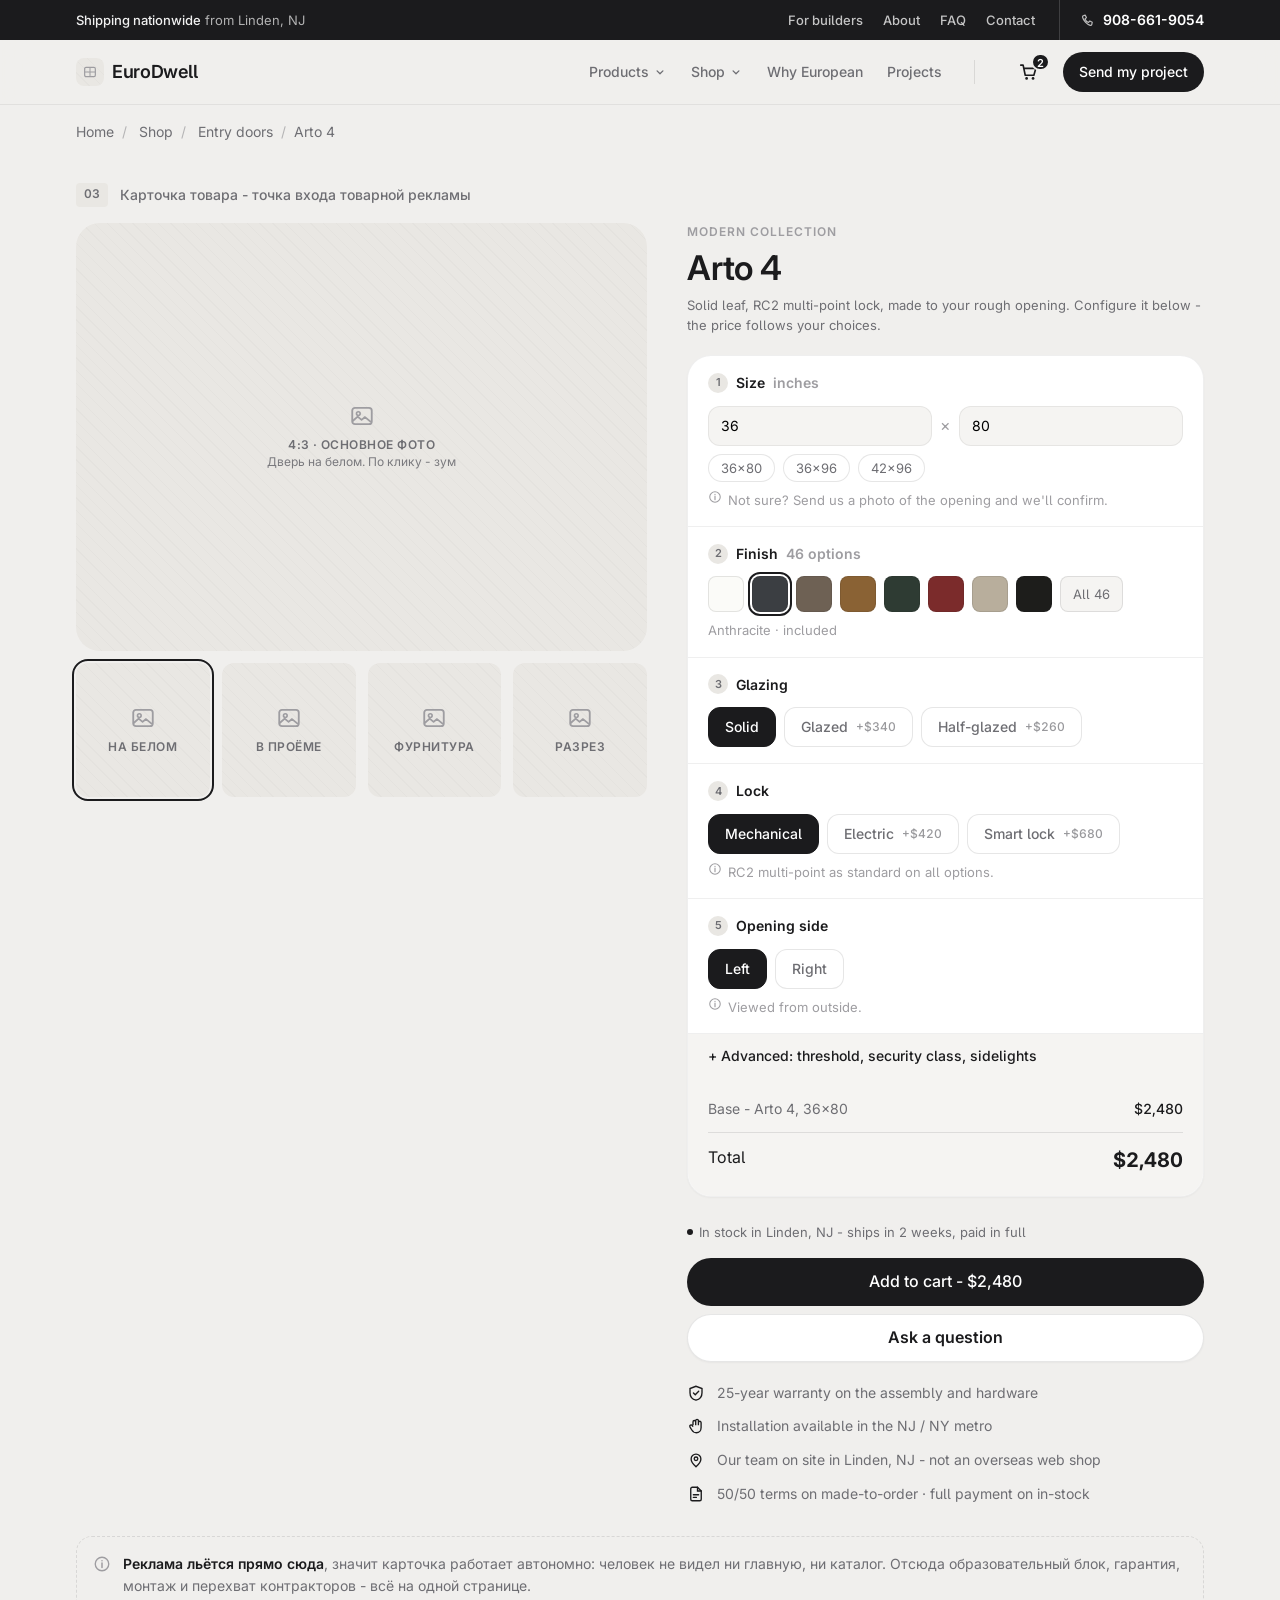
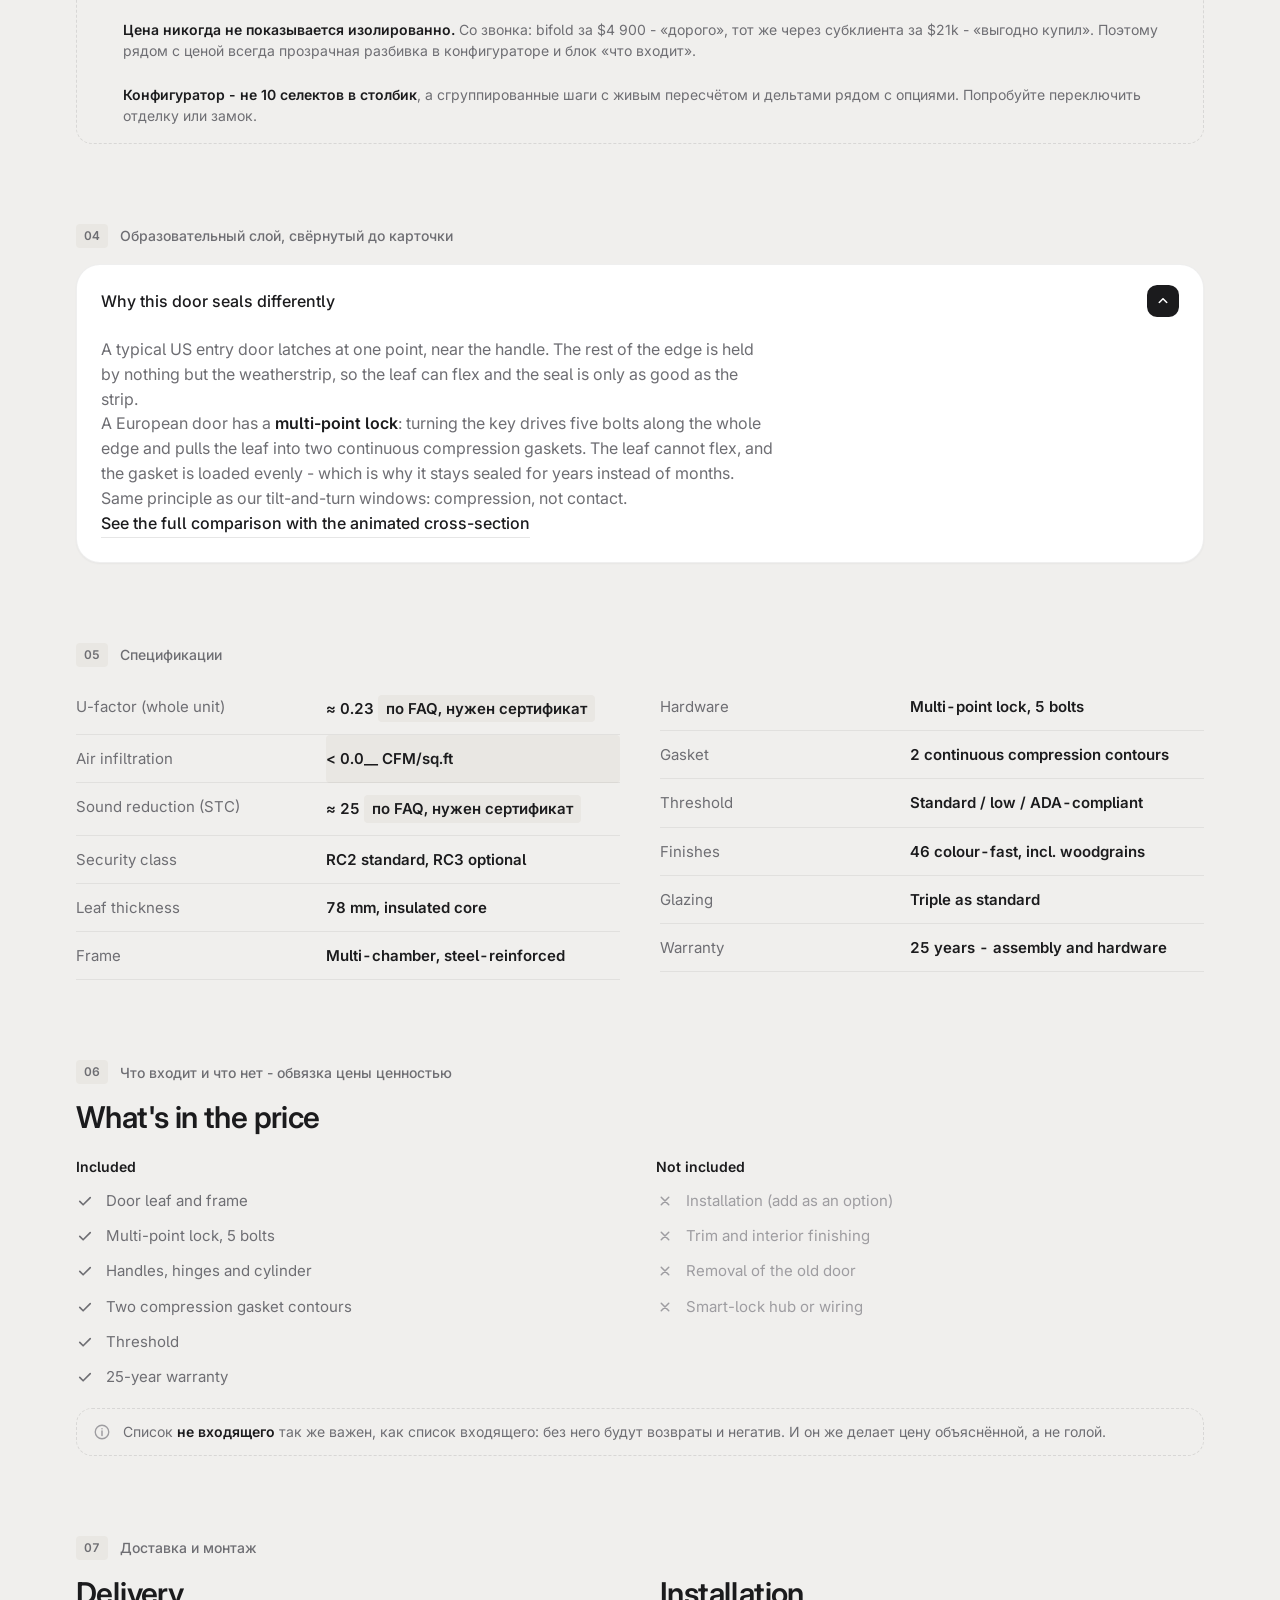
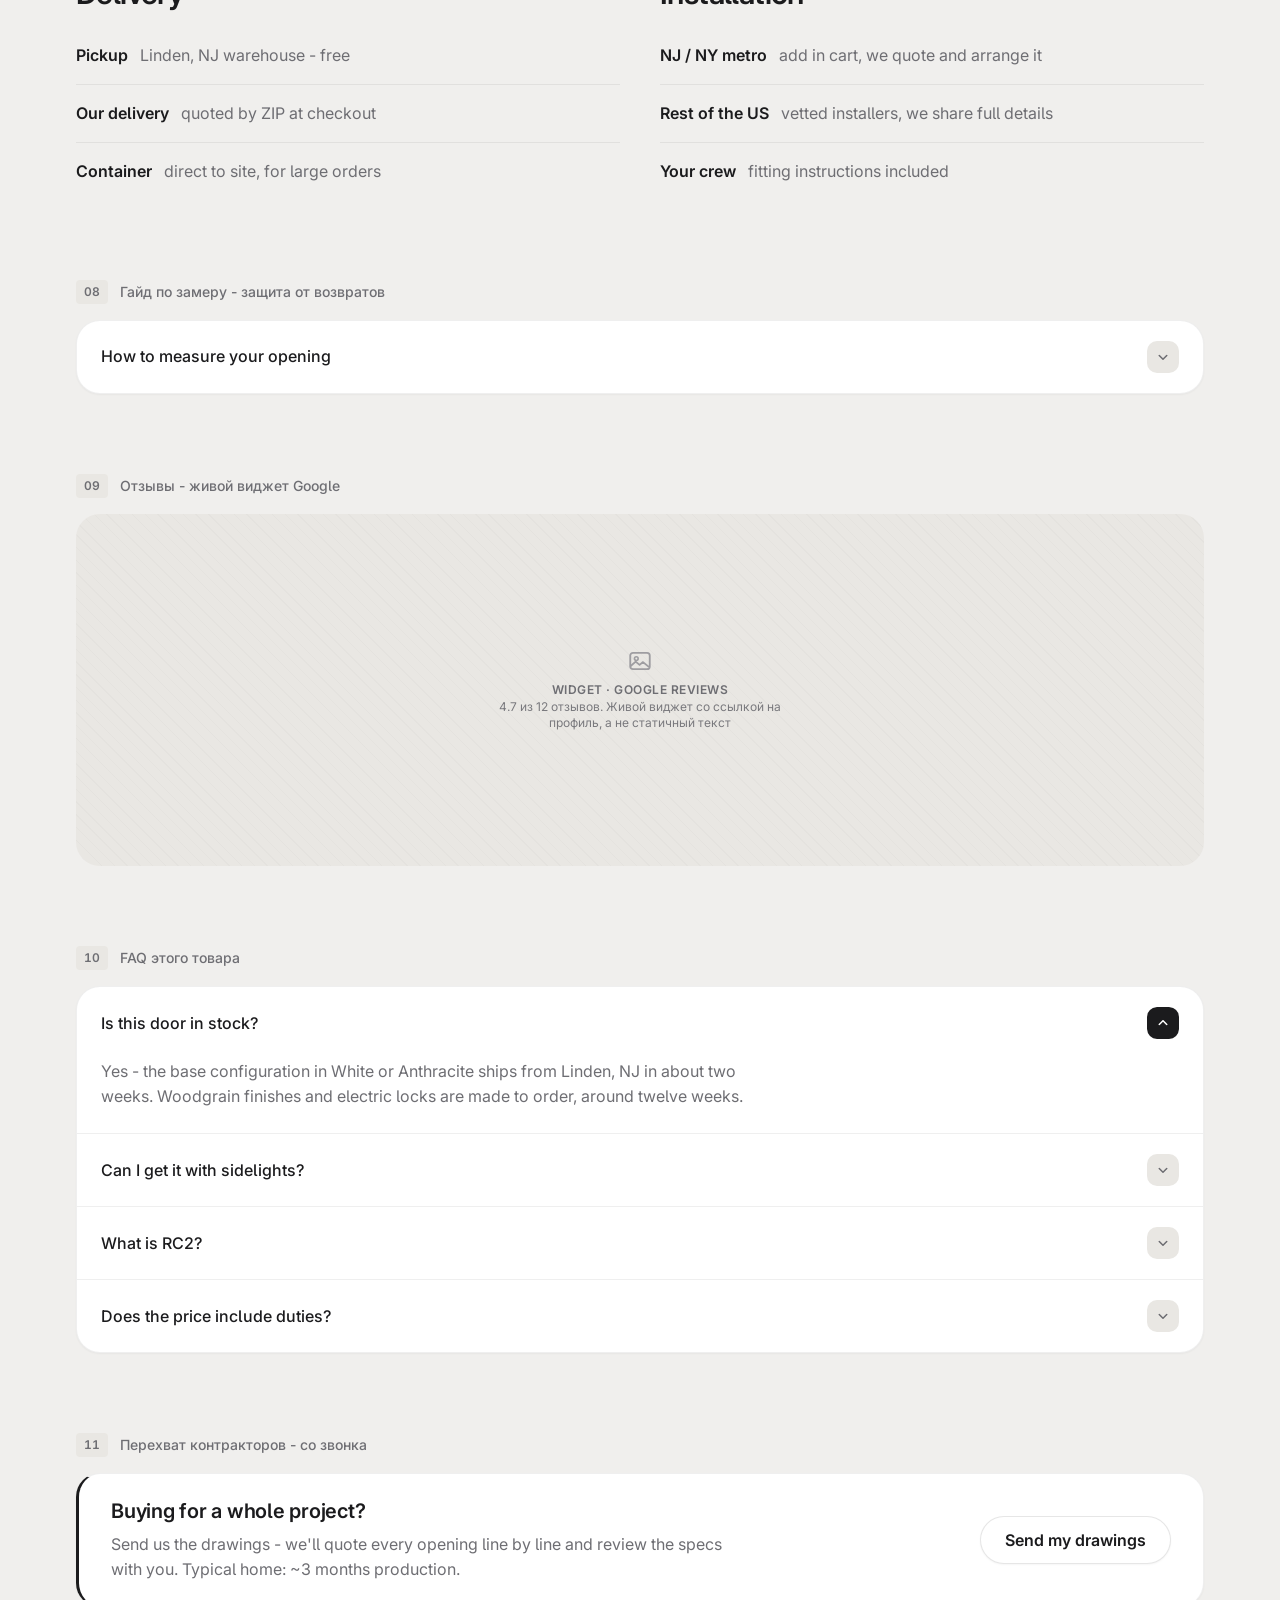
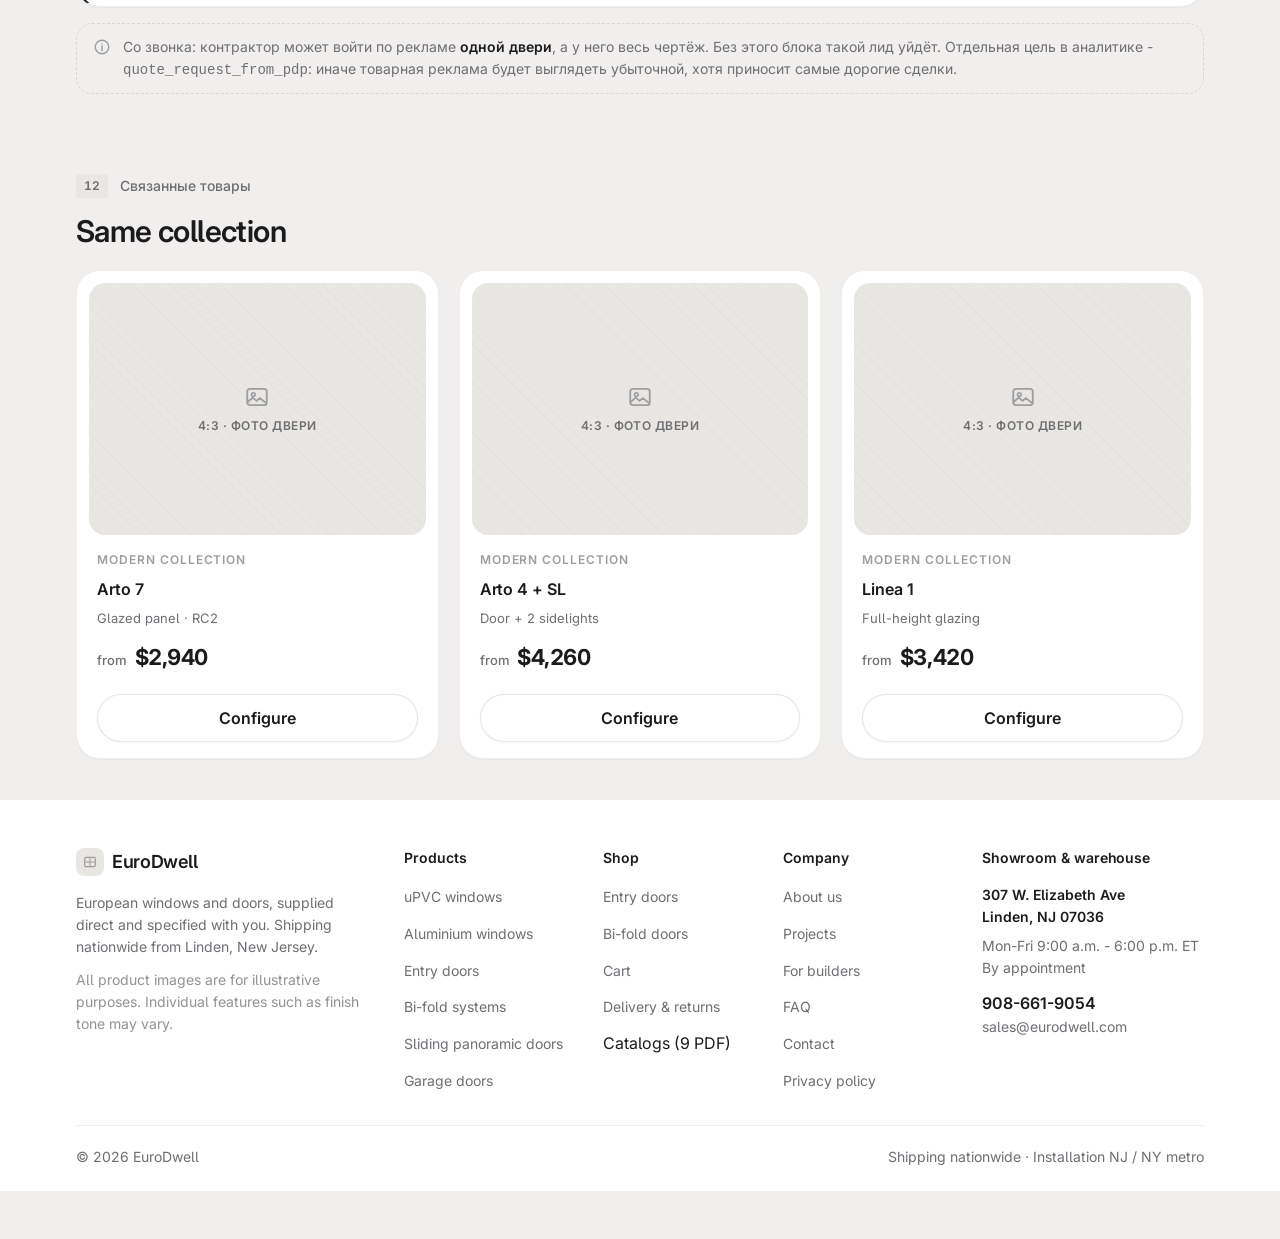
<file: product-wireframe.html>
<!DOCTYPE html>
<html lang="en-US">
<head>
<meta charset="utf-8">
<meta name="viewport" content="width=device-width,initial-scale=1">
<!-- Microsoft Clarity: записи сессий, карты кликов и скроллов, JS-ошибки.
     Один и тот же тег на всех страницах прототипа - иначе переходы между
     ними разваливаются на отдельные сессии.
     Проверка на file:// - чтобы локальные прогоны не попадали в статистику. -->
<script>
(function(c,l,a,r,i,t,y){
  if(l.location.protocol==='file:')return;
  c[a]=c[a]||function(){(c[a].q=c[a].q||[]).push(arguments)};
  t=l.createElement(r);t.async=1;t.src="https://www.clarity.ms/tag/"+i;
  y=l.getElementsByTagName(r)[0];y.parentNode.insertBefore(t,y);
})(window, document, "clarity", "script", "xu4af9zcva");
</script>
<meta name="color-scheme" content="light">
<title>Arto 4 Entry Door | Configure Your Price - EuroDwell</title>
<meta name="description" content="Arto 4 European entry door: RC2 multi-point lock, 46 finishes, made to your rough opening. Configure and see the price change as you go.">
<!-- Фавикон инлайном: прототип должен работать офлайн, без внешних файлов.
     Тот же знак, что в логотипе - рама окна с импостом. -->
<link rel="icon" href="data:image/svg+xml,%3Csvg xmlns='http://www.w3.org/2000/svg' viewBox='0 0 32 32'%3E%3Crect width='32' height='32' rx='7' fill='%231B1B1D'/%3E%3Cg stroke='%23ffffff' stroke-width='2' stroke-linecap='round' fill='none'%3E%3Crect x='8' y='8.5' width='16' height='15' rx='2'/%3E%3Cpath d='M16 8.5v15M8 16h16'/%3E%3C/g%3E%3C/svg%3E">
<link rel="preconnect" href="https://fonts.googleapis.com">
<link rel="preconnect" href="https://fonts.gstatic.com" crossorigin>
<link href="https://fonts.googleapis.com/css2?family=Inter:opsz,wght@14..32,400;14..32,500;14..32,600;14..32,700&display=swap" rel="stylesheet">
<style>
/* ═══════════════════════════════════════════════════════════════════
   EuroDwell - WIREFRAME главной
   Дисциплина Tran Mau Tri Tam: Inter 16/14, шаг 4px, радиусы 12-32,
   hairline-края. Но без цвета: акцент = более тёмный тон.
   Картинки - серые плейсхолдеры с иконкой и подписью формата.
   ═══════════════════════════════════════════════════════════════════ */

:root{
  /* Space - только кратное 4 */
  --s4:4px; --s8:8px; --s12:12px; --s16:16px; --s20:20px; --s24:24px;
  --s32:32px; --s40:40px; --s48:48px; --s64:64px; --s80:80px;

  /* Монохром. Иерархия = светлота, акцент = темнота */
  --canvas:#F0EFED;
  --surface:#FFFFFF;
  --fill:#E9E7E3;      /* плейсхолдеры, тональные панели */
  --fill2:#F5F4F2;     /* мягкая заливка */
  --ink:#1B1B1D;       /* акцент: primary-кнопка, важные цифры */
  --ink2:#6E6E73;      /* вторичный текст */
  --ink3:#9E9DA1;      /* подписи, иконки плейсхолдеров */
  --hair:rgba(27,27,29,.11);
  --hair2:rgba(27,27,29,.07);

  --r-chip:12px; --r-ctl:16px; --r-card:24px; --r-hero:32px; --r-pill:999px;
  --sh:0 1px 2px rgba(27,27,29,.04);
  --sh-lift:0 12px 28px rgba(27,27,29,.08), 0 2px 6px rgba(27,27,29,.04);

  --container:1176px;
  --header-h:64px;
  --dur:240ms; --ease:cubic-bezier(.22,1,.36,1);
}

*{box-sizing:border-box}
html{scroll-behavior:smooth;-webkit-text-size-adjust:100%}
body{
  margin:0;background:var(--canvas);color:var(--ink);
  font-family:"Inter",-apple-system,"Segoe UI",sans-serif;
  font-size:16px;font-weight:400;line-height:1.55;
  -webkit-font-smoothing:antialiased;font-feature-settings:"cv05"
}
img{max-width:100%;display:block}
a{color:inherit;text-decoration:none}
button{font:inherit}

h1,h2,h3,h4{margin:0;font-weight:600;letter-spacing:-.02em}
h1{font-size:clamp(30px,3.8vw,42px);line-height:1.1}
h2{font-size:clamp(24px,2.5vw,30px);line-height:1.18}
h3{font-size:20px;line-height:1.3;letter-spacing:-.012em}
h4{font-size:16px;line-height:1.4;letter-spacing:-.006em}
p{margin:0}

.t-sec{font-size:14px;line-height:1.5}
.t-m{color:var(--ink2)}
.t-m3{color:var(--ink3)}
.t-med{font-weight:500}.t-semi{font-weight:600}
.t-data{font-weight:700;font-size:clamp(28px,3vw,38px);line-height:1;
  letter-spacing:-.025em;font-variant-numeric:tabular-nums;white-space:nowrap}
.t-data--sm{font-size:22px}
.eyebrow{font-size:14px;font-weight:500;color:var(--ink2);margin:0}

:focus-visible{outline:2px solid var(--ink);outline-offset:3px;border-radius:var(--s8)}
::selection{background:var(--ink);color:#fff}

.wrap{max-width:var(--container);margin-inline:auto;padding-inline:var(--s24)}
.sec{padding-block:var(--s64)}
.sec--sm{padding-block:var(--s40)}
h1,h2,h3{scroll-margin-top:calc(var(--header-h) + var(--s24))}

.skiplink{position:absolute;left:-9999px;top:0;z-index:200;background:var(--ink);
  color:#fff;padding:var(--s12) var(--s20);border-radius:0 0 var(--r-chip) 0;font-weight:500}
.skiplink:focus{left:0}

/* ── Нумерация блоков: для правок на созвоне ── */
.bnum{
  display:inline-flex;align-items:center;justify-content:center;
  min-width:28px;height:24px;padding:0 var(--s8);border-radius:var(--s4);
  background:var(--fill);color:var(--ink2);
  font-size:12px;font-weight:600;font-variant-numeric:tabular-nums;
  letter-spacing:.02em;flex-shrink:0
}
.blabel{display:flex;align-items:center;gap:var(--s12);margin-bottom:var(--s16)}
.blabel .eyebrow{margin:0}

/* ── Аннотация для команды ── */
.note{
  display:flex;gap:var(--s12);align-items:flex-start;
  border:1px dashed var(--hair);border-radius:var(--r-ctl);
  padding:var(--s16);background:transparent;font-size:14px;color:var(--ink2)
}
.note b{color:var(--ink);font-weight:600}
.note svg{flex:0 0 18px;color:var(--ink3);margin-top:2px}
.note--tight{padding:var(--s12) var(--s16)}

/* ── Плейсхолдер изображения ── */
.ph{
  position:relative;background:var(--fill);border-radius:var(--r-ctl);
  display:grid;place-items:center;overflow:hidden;color:var(--ink3)
}
.ph::before{
  content:"";position:absolute;inset:0;opacity:.5;
  background-image:repeating-linear-gradient(45deg,
    rgba(27,27,29,.045) 0 1px, transparent 1px 9px)
}
.ph__in{position:relative;display:flex;flex-direction:column;align-items:center;
  gap:var(--s8);text-align:center;padding:var(--s16);max-width:320px}
.ph__t{font-size:12px;font-weight:600;letter-spacing:.04em;text-transform:uppercase;
  color:var(--ink2);line-height:1.4}
.ph--hero{aspect-ratio:4/3.2;border-radius:var(--r-hero)}
.ph--43{aspect-ratio:4/3}
.ph--169{aspect-ratio:16/10}
.ph--logo{aspect-ratio:5/2;border-radius:var(--s8)}

/* ── Buttons: акцент = тёмная заливка ── */
.btn{
  display:inline-flex;align-items:center;justify-content:center;gap:var(--s8);
  min-height:48px;padding:0 var(--s24);border:0;cursor:pointer;
  font-size:16px;font-weight:500;border-radius:var(--r-pill);white-space:nowrap;
  transition:transform var(--dur) var(--ease),background var(--dur) var(--ease),
             box-shadow var(--dur) var(--ease)
}
.btn:active{transform:scale(.97)}
.btn--primary{background:var(--ink);color:#fff}
.btn--primary:hover{background:#000}
.btn--white{background:var(--surface);color:var(--ink);font-weight:600;
  border:1px solid var(--hair);box-shadow:var(--sh)}
.btn--white:hover{background:var(--fill2)}
.btn--ghost{background:transparent;color:var(--ink);font-weight:500;
  border:1px solid var(--hair)}
.btn--ghost:hover{background:var(--fill2)}
.btn--soft{background:var(--fill);color:var(--ink);font-weight:500}
.btn--soft:hover{background:#DFDCD7}
.btn--sm{min-height:40px;padding:0 var(--s16);font-size:14px}
.btn--full{width:100%}

.alink{display:inline-flex;align-items:center;gap:var(--s8);font-weight:500;
  color:var(--ink);border-bottom:1px solid var(--hair);padding-bottom:2px;
  transition:gap var(--dur) var(--ease),border-color var(--dur) var(--ease)}
.alink:hover{gap:var(--s12);border-color:var(--ink)}

/* ── Cards / panels ── */
.card{background:var(--surface);border:1px solid var(--hair2);
  border-radius:var(--r-card);padding:var(--s24);box-shadow:var(--sh)}
.panel{background:var(--fill);border-radius:var(--r-card);padding:var(--s16)}
.panel--lg{padding:var(--s24)}

.chip{width:48px;height:48px;flex:0 0 48px;border-radius:var(--r-chip);
  background:var(--fill);color:var(--ink);display:grid;place-items:center}
.chip--sm{width:40px;height:40px;flex-basis:40px;border-radius:10px}
.chip--n{font-weight:600;font-size:16px}

.tag{display:inline-flex;align-items:center;gap:var(--s8);height:32px;padding:0 var(--s12);
  border-radius:var(--r-pill);background:var(--fill);color:var(--ink);
  font-size:14px;font-weight:500;white-space:nowrap}
.tag--dark{background:var(--ink);color:#fff}
.tag--onph{background:var(--surface);color:var(--ink);border:1px solid var(--hair)}

.g{display:grid}
.g2{grid-template-columns:repeat(2,minmax(0,1fr))}
.g3{grid-template-columns:repeat(3,minmax(0,1fr))}
.g4{grid-template-columns:repeat(4,minmax(0,1fr))}
.gap12{gap:var(--s12)}.gap16{gap:var(--s16)}.gap20{gap:var(--s20)}
.gap24{gap:var(--s24)}.gap40{gap:var(--s40)}

.shead{max-width:640px;margin-bottom:var(--s32)}
.shead h2{margin-bottom:var(--s12)}
.shead>p{color:var(--ink2)}

/* ── Header ── */
.hdr{position:sticky;top:0;z-index:60;background:rgba(240,239,237,.9);
  backdrop-filter:blur(14px);border-bottom:1px solid var(--hair2)}
.hdr__in{display:flex;align-items:center;gap:var(--s24);height:var(--header-h)}
.logo{display:flex;align-items:center;gap:var(--s8);font-size:18px;font-weight:600;
  letter-spacing:-.02em;flex-shrink:0}
.nav{display:flex;align-items:center;gap:var(--s24);margin-left:auto}
/* разделитель между навигацией и зоной действий */
.hdr__sep{width:1px;height:24px;background:var(--hair);flex-shrink:0;margin-inline:var(--s8)}

/* ── Мега-меню: группировка категорий (I5) ── */
.hdr__in{position:relative}
.nav__has{position:relative}
.nav__t{display:inline-flex;align-items:center;gap:var(--s4);min-height:40px;padding:0;
  background:none;border:0;cursor:pointer;font-size:14px;font-weight:500;color:var(--ink2);
  transition:color var(--dur) var(--ease)}
.nav__t:hover,.nav__t[aria-expanded="true"]{color:var(--ink)}
.nav__t svg{transition:transform var(--dur) var(--ease)}
.nav__t[aria-expanded="true"] svg{transform:rotate(180deg)}
.mm{
  position:absolute;left:0;right:0;top:100%;z-index:59;
  background:var(--surface);border-bottom:1px solid var(--hair);
  box-shadow:0 16px 32px rgba(27,27,29,.10)
}
.mm[hidden]{display:none}
.mm__in{display:grid;grid-template-columns:repeat(4,minmax(0,1fr));
  column-gap:var(--s32);row-gap:var(--s24);padding-block:var(--s32) var(--s24)}
.mm__in--sm{grid-template-columns:minmax(0,1fr) minmax(0,2fr)}
.mm__col{display:flex;flex-direction:column;gap:var(--s12);min-width:0}
.mm__h{font-size:12px;font-weight:600;letter-spacing:.08em;text-transform:uppercase;
  color:var(--ink3);margin:0 0 var(--s4)}
.mm__col a{font-size:15px;font-weight:500;color:var(--ink);display:flex;align-items:center;
  gap:var(--s8);min-height:28px}
.mm__col a:hover{color:var(--ink);text-decoration:underline;text-underline-offset:3px}
.mm__foot{grid-column:1/-1;display:flex;gap:var(--s32);flex-wrap:wrap;
  padding-top:var(--s20);border-top:1px solid var(--hair2)}
.mm__note{align-self:center;padding-left:var(--s24);border-left:1px solid var(--hair2)}

/* ── Корзина: перед CTA, с отбивкой ── */
.cart{position:relative;width:44px;height:44px;display:grid;place-items:center;
  border-radius:var(--r-chip);color:var(--ink);
  transition:background var(--dur) var(--ease)}
.cart:hover{background:var(--fill)}
.cart__n{position:absolute;top:3px;right:1px;min-width:18px;height:18px;padding:0 4px;
  border-radius:var(--r-pill);background:var(--ink);color:#fff;
  font-size:11px;font-weight:600;display:grid;place-items:center;
  border:2px solid var(--canvas)}

/* ── Группы категорий на главной ── */
.cgroup{margin-bottom:var(--s32)}
.cgroup:last-child{margin-bottom:0}
.cgroup__h{display:flex;align-items:baseline;gap:var(--s12);margin-bottom:var(--s16)}
.cgroup__h h3{font-size:16px;font-weight:600;margin:0}
.cgroup__h span{font-size:14px;color:var(--ink3)}
.cgroup__l{flex:1;height:1px;background:var(--hair2)}
.nav a{font-size:14px;font-weight:500;color:var(--ink2);display:inline-flex;
  align-items:center;gap:var(--s4);min-height:40px}
.nav a:hover,.nav a[aria-current]{color:var(--ink)}
.hdr__act{display:flex;align-items:center;gap:var(--s12);flex-shrink:0}
.tel{display:inline-flex;align-items:center;gap:var(--s8);min-height:44px;
  font-size:14px;font-weight:600;white-space:nowrap}
.tel .chip{width:36px;height:36px;flex-basis:36px;border-radius:10px}
.burger{display:none;width:44px;height:44px;align-items:center;justify-content:center;
  background:var(--surface);border:1px solid var(--hair);border-radius:var(--r-chip);cursor:pointer}
.geobar{background:var(--ink);color:rgba(255,255,255,.72);font-size:13px;padding:var(--s8) 0}
.geobar .wrap{display:flex;gap:var(--s24);justify-content:center;flex-wrap:wrap}
.geobar b{color:#fff;font-weight:500}

/* ── Верхняя тёмная строка: гео + вторичные страницы + телефон ── */
.topbar{background:var(--ink);color:rgba(255,255,255,.66);font-size:13px}
.topbar__in{display:flex;align-items:center;gap:var(--s24);min-height:40px}
.topbar__l{display:flex;align-items:center;gap:var(--s12);flex-shrink:0}
.topbar__l b{color:rgba(255,255,255,.94);font-weight:500}
.topbar__sep{width:1px;height:12px;background:rgba(255,255,255,.2);flex-shrink:0}
.topbar__nav{display:flex;align-items:center;gap:var(--s20);margin-left:auto}
.topbar__nav a{color:rgba(255,255,255,.74);font-weight:500;min-height:40px;
  display:inline-flex;align-items:center;transition:color var(--dur) var(--ease)}
.topbar__nav a:hover,.topbar__nav a[aria-current]{color:#fff}
.topbar__tel{display:inline-flex;align-items:center;gap:var(--s8);color:#fff;
  font-weight:600;font-size:14px;white-space:nowrap;flex-shrink:0;
  padding-left:var(--s20);border-left:1px solid rgba(255,255,255,.16);min-height:40px}
.topbar__tel svg{opacity:.7}

/* ── Hero ── */
.hero{padding-block:var(--s48) var(--s64)}
.hero__in{display:grid;grid-template-columns:minmax(0,1fr) minmax(0,1.02fr);
  gap:var(--s48);align-items:center}
.hero h1{margin-block:var(--s16)}
.hero__sub{font-size:16px;color:var(--ink2);max-width:46ch;margin-bottom:var(--s32)}
.hero__cta{display:flex;gap:var(--s12);flex-wrap:wrap;margin-bottom:var(--s32)}
.hero__media{position:relative}
.hero__float{position:absolute;right:-16px;bottom:-20px;background:var(--surface);
  border:1px solid var(--hair);border-radius:var(--r-card);padding:var(--s16);
  box-shadow:var(--sh-lift);display:flex;align-items:center;gap:var(--s12);max-width:256px}

.stats{display:grid;grid-template-columns:repeat(3,minmax(0,1fr));
  column-gap:var(--s24);row-gap:var(--s16)}
.stat{min-width:0}
.stat__v{display:block;margin-bottom:var(--s4)}
.stat__l{display:block;font-size:14px;color:var(--ink2);line-height:1.4}
.rate{display:inline-flex;align-items:center;gap:var(--s4)}
.rate svg{color:var(--ink)}

/* ── Списочные карточки ── */
.icard{display:flex;flex-direction:column;gap:var(--s16)}
.icard h4{margin-bottom:var(--s4)}
.icard .t-sec{color:var(--ink2)}

.split__c{display:block;transition:transform var(--dur) var(--ease),
  box-shadow var(--dur) var(--ease)}
.split__c:hover{transform:translateY(-3px);box-shadow:var(--sh-lift)}
.split__c .tag{margin-bottom:var(--s20)}
.split__c h3{margin-bottom:var(--s8)}
.split__c>p{color:var(--ink2);margin-bottom:var(--s20)}
/* пометка «ведёт на отдельную страницу» - только для вайрфрейма */
.pgtag{display:block;margin-top:var(--s12);font-size:12px;font-weight:500;
  letter-spacing:.02em;color:var(--ink3)}

/* ── Механизм: монохром, акцент = тёмное ── */
.mech{display:grid;grid-template-columns:repeat(2,minmax(0,1fr));gap:var(--s20)}
.mech__c{background:var(--surface);border:1px solid var(--hair2);border-radius:var(--r-card);
  padding:var(--s20);box-shadow:var(--sh);min-width:0;margin:0}
.mech__cap{display:flex;align-items:center;gap:var(--s8);margin-bottom:var(--s16)}
.mech__cap .dot{width:8px;height:8px;border-radius:50%;flex:0 0 8px;background:var(--ink3)}
.mech__c--eu .mech__cap .dot{background:var(--ink)}
.mech__cap span:last-child{font-size:14px;font-weight:500;color:var(--ink2)}
.mech__c--eu .mech__cap span:last-child{color:var(--ink);font-weight:600}
.mech__stage{background:var(--fill2);border:1px solid var(--hair2);
  border-radius:var(--r-ctl);padding:var(--s16);margin-bottom:var(--s16)}
.mech__svg{width:100%;height:auto;display:block}
.mech__lbl{font-family:"Inter",sans-serif;font-size:9px;font-weight:500;fill:#9E9DA1}
.mech__lbl--ink{fill:#1B1B1D;font-weight:600}
.mech__note{font-size:14px;color:var(--ink2);margin:0}
.mech__note b{color:var(--ink);font-weight:600}
.mech__ctl{display:flex;align-items:center;gap:var(--s16);margin-top:var(--s16);flex-wrap:wrap}
.mech__ctl--top{margin-top:0;margin-bottom:var(--s16)}

.air{opacity:0}
.mechbox.play .air{animation:leak 2.8s linear infinite}
.mechbox.play .a2{animation-delay:.55s}
.mechbox.play .a3{animation-delay:1.1s}
@keyframes leak{0%{opacity:0;transform:translateX(9px)}18%{opacity:1}72%{opacity:.85}
  100%{opacity:0;transform:translateX(-14px)}}
.sash,.gk,.cam__r,.pull{transform-box:fill-box}
.sash{transform-origin:center;transition:transform 820ms var(--ease)}
.gk{transform-origin:left center;transition:transform 820ms var(--ease)}
.cam__r{transform-origin:center;transition:transform 820ms var(--ease)}
.seal{opacity:0;transition:opacity 320ms var(--ease) 260ms}
.pull{opacity:1;transition:opacity 240ms var(--ease)}
.mechbox.clamped .sash{transform:translateX(-12px)}
.mechbox.clamped .gk{transform:scaleX(.44)}
.mechbox.clamped .cam__r{transform:rotate(90deg)}
.mechbox.clamped .seal{opacity:1}
.mechbox.clamped .pull{opacity:0}

/* ── Плитки категорий ── */
.tile{display:block;background:var(--surface);border:1px solid var(--hair2);
  border-radius:var(--r-card);padding:var(--s12) var(--s12) var(--s16);
  box-shadow:var(--sh);transition:transform var(--dur) var(--ease),
  box-shadow var(--dur) var(--ease)}
.tile:hover{transform:translateY(-3px);box-shadow:var(--sh-lift)}
.tile .ph{aspect-ratio:4/3}
.tile__badge{position:absolute;top:var(--s12);left:var(--s12);z-index:2}
.tile__b{display:flex;align-items:flex-start;gap:var(--s12);padding:var(--s16) var(--s8) 0}
.tile__t{min-width:0;flex:1}
.tile__t h4{margin-bottom:var(--s4);overflow:hidden;text-overflow:ellipsis;white-space:nowrap}
.tile__t .t-sec{display:block;color:var(--ink2);overflow:hidden;
  text-overflow:ellipsis;white-space:nowrap}
.tile__ar{flex:0 0 24px;color:var(--ink3);margin-top:var(--s4);
  transition:transform var(--dur) var(--ease),color var(--dur) var(--ease)}
.tile:hover .tile__ar{transform:translateX(4px);color:var(--ink)}

/* ── Steps ── */
.steps{display:flex;flex-direction:column;gap:var(--s12)}
.step{display:flex;gap:var(--s16);align-items:flex-start;background:var(--surface);
  border:1px solid var(--hair2);border-radius:var(--r-ctl);padding:var(--s20)}
.step__t{min-width:0;flex:1}
.step__t h4{margin-bottom:var(--s4)}
.step__t .t-sec{color:var(--ink2)}

/* ── Warranty ── */
.warr{display:grid;grid-template-columns:minmax(0,1fr) auto;gap:var(--s40);align-items:center}
.warr__n{display:flex;align-items:baseline;gap:var(--s12)}
.warr__n span{font-weight:700;font-size:clamp(64px,9vw,116px);line-height:.86;
  letter-spacing:-.05em;font-variant-numeric:tabular-nums;color:var(--ink)}
.warr__n small{font-size:16px;font-weight:500;color:var(--ink2)}

/* ── Cases ── */
.cs{background:var(--surface);border:1px solid var(--hair2);border-radius:var(--r-card);
  padding:var(--s12) var(--s12) var(--s20);box-shadow:var(--sh);
  display:flex;flex-direction:column;min-width:0}
.cs .ph{margin-bottom:var(--s16)}
.cs__b{padding-inline:var(--s8);display:flex;flex-direction:column;gap:var(--s8);
  flex:1;min-width:0}
.cs__meta{font-size:14px;font-weight:500;color:var(--ink2)}
.cs__facts{font-size:14px;color:var(--ink2);margin:0}
.cs__b .alink{margin-top:auto;padding-top:var(--s8);align-self:flex-start}

/* ── Logos ── */
.logos{display:grid;grid-template-columns:repeat(6,minmax(0,1fr));
  column-gap:var(--s20);row-gap:var(--s16)}

/* ── FAQ ── */
.faq{background:var(--surface);border:1px solid var(--hair2);border-radius:var(--r-card);
  box-shadow:var(--sh);overflow:hidden}
.faq__i + .faq__i{border-top:1px solid var(--hair2)}
.faq__q{width:100%;background:none;border:0;cursor:pointer;text-align:left;
  display:flex;align-items:center;gap:var(--s16);padding:var(--s20) var(--s24);
  min-height:64px;font-size:16px;font-weight:500;color:var(--ink)}
.faq__q>span:first-child{flex:1;min-width:0}
.faq__q .faq__ic{flex:0 0 32px;width:32px;height:32px;border-radius:10px;background:var(--fill);
  display:grid;place-items:center;color:var(--ink2);
  transition:transform var(--dur) var(--ease),background var(--dur) var(--ease),
             color var(--dur) var(--ease)}
.faq__i[open] .faq__ic{transform:rotate(180deg);background:var(--ink);color:#fff}
.faq__a{overflow:hidden;height:0;transition:height 320ms var(--ease)}
.faq__a>div{padding:0 var(--s24) var(--s24);color:var(--ink2);max-width:72ch}
.faq__a b{color:var(--ink);font-weight:600}

/* ── Форма ── */
.form{display:flex;flex-direction:column;gap:var(--s16)}
.frow{display:grid;grid-template-columns:repeat(2,minmax(0,1fr));gap:var(--s16)}
.field{display:flex;flex-direction:column;gap:var(--s8);min-width:0}
.field label{font-size:14px;font-weight:500}
.field label i{font-style:normal;color:var(--ink)}
.field input,.field textarea{
  width:100%;min-height:48px;padding:var(--s12) var(--s16);background:var(--fill2);
  border:1px solid var(--hair2);border-radius:var(--r-ctl);
  font:inherit;font-size:16px;color:var(--ink);
  transition:border-color var(--dur) var(--ease),background var(--dur) var(--ease),
             box-shadow var(--dur) var(--ease)}
.field textarea{min-height:100px;resize:vertical;line-height:1.5}
.field input::placeholder,.field textarea::placeholder{color:var(--ink3)}
.field input:focus,.field textarea:focus{outline:none;background:var(--surface);
  border-color:var(--ink);box-shadow:0 0 0 3px rgba(27,27,29,.10)}
.field .hint{font-size:14px;color:var(--ink2)}
.field .err{display:none;align-items:center;gap:var(--s8);font-size:14px;
  color:var(--ink);font-weight:500}
.field.bad input,.field.bad textarea{border-color:var(--ink);
  box-shadow:0 0 0 3px rgba(27,27,29,.08)}
.field.bad .err{display:flex}
.drop{display:flex;align-items:center;gap:var(--s12);min-height:64px;padding:var(--s16);
  background:var(--fill2);border:1px dashed var(--hair);border-radius:var(--r-ctl);
  cursor:pointer;font-size:14px;color:var(--ink2)}
.drop:hover{border-color:var(--ink);background:var(--surface)}
.drop input{display:none}
.drop span{min-width:0;flex:1}
.fnote{font-size:14px;color:var(--ink2);margin:0}
.falt{font-size:14px;color:var(--ink2);margin:0;padding-top:var(--s16);
  border-top:1px solid var(--hair2)}
.fdone{display:none;background:var(--surface);border:1px solid var(--hair);
  border-radius:var(--r-card);padding:var(--s32);box-shadow:var(--sh)}
.fdone h3{margin-bottom:var(--s12)}

.ticks{list-style:none;padding:0;margin:0;display:flex;flex-direction:column;gap:var(--s12)}
.ticks li{display:flex;gap:var(--s12);align-items:flex-start;font-size:16px;color:var(--ink2)}
.ticks li svg{flex:0 0 20px;color:var(--ink);margin-top:3px}

.blist{list-style:none;padding:0;margin:0;display:flex;flex-direction:column}
.blist li{display:flex;gap:var(--s12);align-items:flex-start;padding-block:var(--s16);
  font-size:16px;color:var(--ink2)}
.blist li + li{border-top:1px solid var(--hair2)}
.blist b{color:var(--ink);font-weight:600}

/* ── Footer ── */
.ftr{background:var(--surface);border-top:1px solid var(--hair2);
  padding-block:var(--s48) var(--s24)}
.ftr__g{display:grid;grid-template-columns:1.6fr .9fr .8fr .9fr 1.2fr;gap:var(--s32)}
.ftr h4{font-size:14px;font-weight:600;margin-bottom:var(--s16)}
.ftr ul{list-style:none;padding:0;margin:0;display:flex;flex-direction:column;gap:var(--s12)}
.ftr a,.ftr p{font-size:14px;color:var(--ink2)}
.ftr a:hover{color:var(--ink)}
.ftr__b{display:flex;justify-content:space-between;gap:var(--s24);flex-wrap:wrap;
  margin-top:var(--s32);padding-top:var(--s20);border-top:1px solid var(--hair2);
  font-size:14px;color:var(--ink2)}

/* ═══ Страница категории ═══ */
.crumbs{font-size:14px;color:var(--ink2);padding-block:var(--s16) 0}
.crumbs a:hover{color:var(--ink);text-decoration:underline;text-underline-offset:3px}
.crumbs span{opacity:.45;margin-inline:var(--s8)}

.chero{padding-block:var(--s32) var(--s48)}
.chero__in{display:grid;grid-template-columns:minmax(0,1fr) minmax(0,1.02fr);
  gap:var(--s48);align-items:center}
.chero h1{margin-block:var(--s16);font-size:clamp(28px,3.4vw,38px)}

/* таблицы сравнения */
/* overflow-x:auto прокручивает таблицу, но НЕ отсекает её min-content:
   640px «просачиваются» вверх по дереву, Chrome на мобильном решает, что страница
   не помещается, и расширяет layout viewport - вся вёрстка уезжает вправо.
   contain:inline-size делает ширину контейнера независимой от содержимого. */
.tscroll{overflow-x:auto;-webkit-overflow-scrolling:touch;max-width:100%;
  contain:inline-size}
.cmp{width:100%;border-collapse:collapse;font-size:15px;min-width:640px}
.cmp th,.cmp td{padding:var(--s16);text-align:left;vertical-align:top;
  border-bottom:1px solid var(--hair2)}
.cmp thead th{font-size:12px;letter-spacing:.08em;text-transform:uppercase;
  color:var(--ink3);font-weight:600;border-bottom:1px solid var(--ink)}
.cmp th:first-child{width:22%;font-weight:600;color:var(--ink);font-size:15px;
  letter-spacing:0;text-transform:none}
.cmp .col-eu{background:var(--fill2);border-left:3px solid var(--ink)}
.cmp thead .col-eu{color:var(--ink);font-weight:700}
.cmp tbody .col-eu{font-weight:500}
.cmp__span{background:var(--fill);font-size:14px;color:var(--ink2)}
/* nowrap нужен коротким пропускам вида «0.__ CFM», но длинная пометка
   с ним раздувает таблицу и вместе с ней всю страницу на мобильном */
.todo{color:var(--ink);font-weight:600;background:var(--fill);
  padding:2px var(--s8);border-radius:var(--s4);white-space:nowrap}
.todo--wrap{white-space:normal;display:inline-block}

/* спеки */
.specs{width:100%;border-collapse:collapse;font-size:15px}
.specs th,.specs td{padding:var(--s12) 0;text-align:left;vertical-align:top;
  border-bottom:1px solid var(--hair2)}
.specs th{font-weight:400;color:var(--ink2);width:46%}
.specs td{font-weight:600;font-variant-numeric:tabular-nums}

/* карточка с акцентом */
.card--mark{border-color:var(--ink);box-shadow:0 0 0 3px rgba(27,27,29,.06)}

/* формы окон */
.shapes{display:grid;grid-template-columns:repeat(6,minmax(0,1fr));gap:var(--s16)}
.shape{aspect-ratio:1;border:1px solid var(--hair2);border-radius:var(--r-ctl);
  background:var(--surface);display:flex;flex-direction:column;align-items:center;
  justify-content:center;gap:var(--s8);padding:var(--s16);box-shadow:var(--sh)}
.shape svg{width:100%;max-width:64px;height:auto;color:var(--ink2)}
.shape span{font-size:12px;font-weight:500;color:var(--ink3);text-align:center;line-height:1.3}

/* опции */
.opt{background:var(--surface);border:1px solid var(--hair2);border-radius:var(--r-card);
  overflow:hidden;box-shadow:var(--sh)}
.opt__h{padding:var(--s16) var(--s20);border-bottom:1px solid var(--hair2);
  background:var(--fill2);font-size:16px;font-weight:600}
.opt__b{padding:var(--s20);font-size:14px;color:var(--ink2)}
.sw{display:flex;gap:var(--s8);flex-wrap:wrap;margin-bottom:var(--s12)}
.sw i{width:32px;height:32px;border-radius:var(--s8);border:1px solid var(--hair);display:block}

/* таймлайн */
.tl{display:grid;grid-template-columns:repeat(4,minmax(0,1fr));gap:var(--s24)}
.tl__i{position:relative;padding-top:var(--s24);min-width:0}
.tl__i::before{content:"";position:absolute;top:5px;left:0;right:0;height:1px;background:var(--hair)}
.tl__i::after{content:"";position:absolute;top:1px;left:0;width:9px;height:9px;
  border-radius:50%;background:var(--ink)}
.tl__t{font-size:12px;font-weight:600;letter-spacing:.08em;text-transform:uppercase;
  color:var(--ink3);display:block;margin-bottom:var(--s8)}
.tl__i h4{margin-bottom:var(--s8)}
.tl__i p{font-size:14px;color:var(--ink2);margin:0}

/* мостик */
.bridge{display:flex;gap:var(--s32);align-items:center;justify-content:space-between;
  background:var(--surface);border:1px solid var(--hair2);border-left:3px solid var(--ink);
  border-radius:var(--r-card);padding:var(--s24) var(--s32);box-shadow:var(--sh);flex-wrap:wrap}

/* ═══════════════════════════════════════════════════════
   МАГАЗИН: листинг, фильтры, карточка товара, корзина
   ═══════════════════════════════════════════════════════ */

/* ── Полоска доверия магазина ── */
.tstrip{display:flex;gap:var(--s24);flex-wrap:wrap;background:var(--fill);
  border-radius:var(--r-ctl);padding:var(--s16) var(--s20);font-size:14px;color:var(--ink2)}
.tstrip span{display:inline-flex;align-items:center;gap:var(--s8)}
.tstrip b{color:var(--ink);font-weight:600}

/* ── Раскладка листинга ── */
.shop{display:grid;grid-template-columns:264px minmax(0,1fr);gap:var(--s32);align-items:start}
.fbar{display:flex;align-items:center;justify-content:space-between;gap:var(--s16);
  margin-bottom:var(--s20);flex-wrap:wrap}
.fbar__n{font-size:14px;color:var(--ink2)}
.fbar__n b{color:var(--ink);font-weight:600}
.fbar__r{display:flex;align-items:center;gap:var(--s12)}
.sel{height:40px;padding:0 var(--s12);border:1px solid var(--hair);border-radius:var(--r-chip);
  background:var(--surface);font:inherit;font-size:14px;color:var(--ink);cursor:pointer}
.mfilt{display:none}

/* применённые фильтры чипами */
.chips{display:flex;gap:var(--s8);flex-wrap:wrap;margin-bottom:var(--s16)}
.chip-f{display:inline-flex;align-items:center;gap:var(--s8);height:32px;padding:0 var(--s8) 0 var(--s12);
  border-radius:var(--r-pill);background:var(--ink);color:#fff;font-size:13px;font-weight:500}
.chip-f button{width:18px;height:18px;border:0;border-radius:50%;background:rgba(255,255,255,.22);
  color:#fff;cursor:pointer;display:grid;place-items:center;font-size:11px;line-height:1;padding:0}
.chips .alink{align-self:center;font-size:13px}

/* панель фильтров */
.filters{background:var(--surface);border:1px solid var(--hair2);border-radius:var(--r-card);
  box-shadow:var(--sh);overflow:hidden;position:sticky;top:calc(var(--header-h) + 16px)}
.fgrp{border-bottom:1px solid var(--hair2);padding:var(--s16) var(--s20)}
.fgrp:last-child{border-bottom:0}
.fgrp__h{display:flex;align-items:center;justify-content:space-between;gap:var(--s8);
  font-size:14px;font-weight:600;margin-bottom:var(--s12)}
.fopt{display:flex;align-items:center;gap:var(--s12);min-height:32px;font-size:14px;
  color:var(--ink2);cursor:pointer}
.fopt input{width:18px;height:18px;accent-color:var(--ink);flex-shrink:0;margin:0}
.fopt span{flex:1;min-width:0}
.fopt em{font-style:normal;color:var(--ink3);font-size:13px;font-variant-numeric:tabular-nums}
.fopt.off{opacity:.42;cursor:not-allowed}
.fsw{display:flex;gap:var(--s8);flex-wrap:wrap}
.fsw i{width:32px;height:32px;border-radius:var(--s8);border:1px solid var(--hair);
  display:block;cursor:pointer;transition:box-shadow var(--dur) var(--ease)}
.fsw i:hover{box-shadow:0 0 0 2px var(--ink)}
.fsize{display:flex;align-items:center;gap:var(--s8)}
.fsize input{width:100%;min-width:0;height:40px;padding:0 var(--s12);background:var(--fill2);
  border:1px solid var(--hair2);border-radius:var(--r-chip);font:inherit;font-size:14px}
.fsize span{color:var(--ink3);flex-shrink:0}
.fpre{display:flex;gap:var(--s8);flex-wrap:wrap;margin-top:var(--s8)}
.fpre button{height:28px;padding:0 var(--s12);border:1px solid var(--hair);border-radius:var(--r-pill);
  background:var(--surface);font:inherit;font-size:13px;color:var(--ink2);cursor:pointer}
.fpre button:hover{border-color:var(--ink);color:var(--ink)}
.fmore{width:100%;min-height:44px;background:var(--fill2);border:0;border-top:1px solid var(--hair2);
  font:inherit;font-size:14px;font-weight:500;color:var(--ink);cursor:pointer}

/* ── Плитка товара с ценой ── */
.pgrid{display:grid;grid-template-columns:repeat(3,minmax(0,1fr));gap:var(--s20)}
.pcard{background:var(--surface);border:1px solid var(--hair2);border-radius:var(--r-card);
  padding:var(--s12);box-shadow:var(--sh);display:flex;flex-direction:column;min-width:0;
  transition:transform var(--dur) var(--ease),box-shadow var(--dur) var(--ease)}
.pcard:hover{transform:translateY(-3px);box-shadow:var(--sh-lift)}
.pcard .ph{aspect-ratio:4/3;margin-bottom:var(--s16)}
.pcard__badge{position:absolute;top:var(--s12);left:var(--s12);z-index:2}
.pcard__b{padding:0 var(--s8) var(--s4);display:flex;flex-direction:column;gap:var(--s8);
  flex:1;min-width:0}
.pcard__eyebrow{font-size:12px;font-weight:600;letter-spacing:.08em;text-transform:uppercase;
  color:var(--ink3)}
.pcard__b h4{margin:0;overflow:hidden;text-overflow:ellipsis;white-space:nowrap}
.pcard__spec{font-size:13px;color:var(--ink2);margin:0;overflow:hidden;
  text-overflow:ellipsis;white-space:nowrap}
.pcard__sw{display:flex;gap:6px;align-items:center}
.pcard__sw i{width:18px;height:18px;border-radius:50%;border:1px solid var(--hair);display:block}
.pcard__sw em{font-style:normal;font-size:12px;color:var(--ink3);margin-left:2px}
.pcard__price{display:flex;align-items:baseline;gap:var(--s8);margin-top:var(--s4)}
.pcard__price b{font-size:22px;font-weight:700;letter-spacing:-.02em;font-variant-numeric:tabular-nums;
  white-space:nowrap}
/* «from» - служебное слово, не должно читаться как часть суммы */
.pcard__price b i{font-style:normal;font-size:13px;font-weight:500;color:var(--ink2);
  letter-spacing:0;margin-right:2px}
.pcard__price span{font-size:12px;color:var(--ink3)}
.pcard__lead{font-size:13px;color:var(--ink2);display:inline-flex;align-items:center;gap:6px}
.pcard__lead i{width:6px;height:6px;border-radius:50%;background:var(--ink);display:block;flex-shrink:0}
.pcard__lead.slow i{background:var(--ink3)}
.pcard .btn{margin-top:var(--s12)}

/* ── Карточка товара (PDP) ── */
.pdp{display:grid;grid-template-columns:minmax(0,1.05fr) minmax(0,.95fr);gap:var(--s40);
  align-items:start}
.gal__main{margin-bottom:var(--s12)}
.gal__main .ph{aspect-ratio:4/3;border-radius:var(--r-card)}
.gal__thumbs{display:grid;grid-template-columns:repeat(4,minmax(0,1fr));gap:var(--s12)}
.gal__thumbs .ph{aspect-ratio:1;border-radius:var(--r-chip);cursor:pointer}
.gal__thumbs .ph.on{outline:2px solid var(--ink);outline-offset:2px}

.pdp__side{position:sticky;top:calc(var(--header-h) + 16px);min-width:0}
/* две вторичные кнопки: nowrap внутри .btn не даёт колонке сжаться,
   поэтому на узких экранах они переходят в столбик */
.pdp__acts{display:grid;grid-template-columns:1fr 1fr;gap:var(--s12);margin-top:var(--s12)}
.pdp__acts .btn{min-width:0}
.pdp__eyebrow{font-size:12px;font-weight:600;letter-spacing:.08em;text-transform:uppercase;
  color:var(--ink3);margin-bottom:var(--s8)}
.pdp__rate{display:inline-flex;align-items:center;gap:var(--s8);font-size:14px;color:var(--ink2);
  margin-block:var(--s12)}
.pdp__price{display:flex;align-items:baseline;gap:var(--s12);margin-block:var(--s16) var(--s4)}
.pdp__price b{font-size:34px;font-weight:700;letter-spacing:-.025em;font-variant-numeric:tabular-nums}
.pdp__pnote{font-size:13px;color:var(--ink2);margin:0 0 var(--s20)}

/* конфигуратор */
.cfg{background:var(--surface);border:1px solid var(--hair2);border-radius:var(--r-card);
  box-shadow:var(--sh);overflow:hidden;margin-bottom:var(--s20)}
.cfg__g{padding:var(--s16) var(--s20);border-bottom:1px solid var(--hair2)}
.cfg__h{display:flex;align-items:center;gap:var(--s8);font-size:14px;font-weight:600;
  margin-bottom:var(--s12)}
.cfg__h b{width:20px;height:20px;border-radius:50%;background:var(--fill);color:var(--ink2);
  font-size:11px;font-weight:600;display:grid;place-items:center;flex-shrink:0}
.cfg__hint{font-size:13px;color:var(--ink3);margin:var(--s8) 0 0;display:flex;gap:6px}
.seg{display:flex;gap:var(--s8);flex-wrap:wrap}
.seg button{min-height:40px;padding:0 var(--s16);border:1px solid var(--hair);
  border-radius:var(--r-chip);background:var(--surface);font:inherit;font-size:14px;
  font-weight:500;color:var(--ink2);cursor:pointer;display:inline-flex;align-items:center;gap:var(--s8);
  transition:border-color var(--dur) var(--ease),color var(--dur) var(--ease),background var(--dur) var(--ease)}
.seg button:hover{border-color:var(--ink3)}
.seg button[aria-pressed="true"]{background:var(--ink);border-color:var(--ink);color:#fff}
.seg button i{font-style:normal;font-size:12px;opacity:.7;font-variant-numeric:tabular-nums}
.cfg__sw{display:flex;gap:var(--s8);flex-wrap:wrap;align-items:center}
.cfg__sw button{width:36px;height:36px;border-radius:var(--s8);border:1px solid var(--hair);
  cursor:pointer;padding:0}
.cfg__sw button[aria-pressed="true"]{outline:2px solid var(--ink);outline-offset:2px}
.cfg__sw .more{width:auto;padding:0 var(--s12);height:36px;background:var(--fill2);
  font:inherit;font-size:13px;color:var(--ink2)}
.cfg__adv{width:100%;min-height:44px;background:var(--fill2);border:0;font:inherit;font-size:14px;
  font-weight:500;color:var(--ink);cursor:pointer;text-align:left;padding-inline:var(--s20)}
.cfg__sum{padding:var(--s16) var(--s20);background:var(--fill2)}
.cfg__row{display:flex;justify-content:space-between;gap:var(--s12);font-size:14px;
  color:var(--ink2);padding-block:4px}
.cfg__row b{color:var(--ink);font-weight:500;font-variant-numeric:tabular-nums}
.cfg__row--tot{border-top:1px solid var(--hair);margin-top:var(--s8);padding-top:var(--s12);
  font-size:16px;color:var(--ink)}
.cfg__row--tot b{font-weight:700;font-size:20px}

.plist{list-style:none;padding:0;margin:var(--s20) 0 0;display:flex;flex-direction:column;gap:var(--s12)}
.plist li{display:flex;gap:var(--s12);align-items:flex-start;font-size:14px;color:var(--ink2)}
.plist li svg{flex:0 0 18px;color:var(--ink);margin-top:2px}

/* что входит / не входит */
.incl{display:grid;grid-template-columns:repeat(2,minmax(0,1fr));gap:var(--s32)}
.incl ul{list-style:none;padding:0;margin:0;display:flex;flex-direction:column;gap:var(--s12)}
.incl li{display:flex;gap:var(--s12);font-size:15px;color:var(--ink2)}
.incl li svg{flex:0 0 18px;margin-top:3px}
.incl--no li svg{color:var(--ink3)}
.incl--no li{color:var(--ink3)}

/* sticky bar товара */
.pbar{position:fixed;left:0;right:0;bottom:0;z-index:69;display:none;
  background:rgba(255,255,255,.96);backdrop-filter:blur(14px);border-top:1px solid var(--hair);
  padding:var(--s12) 0}
.pbar.on{display:block}
.pbar__in{display:flex;align-items:center;gap:var(--s16)}
.pbar .ph{width:44px;height:44px;flex:0 0 44px;border-radius:var(--s8)}
.pbar__t{min-width:0;flex:1}
.pbar__t b{display:block;font-size:15px;font-weight:600;overflow:hidden;
  text-overflow:ellipsis;white-space:nowrap}
.pbar__t span{font-size:13px;color:var(--ink2)}
.pbar__p{font-size:20px;font-weight:700;font-variant-numeric:tabular-nums;flex-shrink:0}

/* ── Корзина ── */
.steps-h{display:flex;align-items:center;gap:var(--s12);flex-wrap:wrap;margin-bottom:var(--s32)}
.steps-h span{display:inline-flex;align-items:center;gap:var(--s8);font-size:14px;color:var(--ink3)}
.steps-h span b{width:24px;height:24px;border-radius:50%;background:var(--fill);color:var(--ink2);
  font-size:12px;font-weight:600;display:grid;place-items:center}
.steps-h span.on{color:var(--ink);font-weight:600}
.steps-h span.on b{background:var(--ink);color:#fff}
.steps-h i{width:24px;height:1px;background:var(--hair);flex-shrink:0}

.cartl{display:grid;grid-template-columns:minmax(0,1fr) 360px;gap:var(--s32);align-items:start}
.citem{display:grid;grid-template-columns:96px minmax(0,1fr) auto;gap:var(--s16);
  padding:var(--s20) 0;border-bottom:1px solid var(--hair2)}
.citem .ph{aspect-ratio:1;border-radius:var(--r-chip)}
.citem__t{min-width:0}
.citem__t h4{margin-bottom:var(--s8)}
.citem__cfg{display:flex;flex-wrap:wrap;gap:var(--s8);margin-bottom:var(--s12)}
.citem__cfg span{font-size:12px;padding:3px var(--s8);border-radius:var(--s4);background:var(--fill);
  color:var(--ink2)}
.citem__act{display:flex;gap:var(--s16);font-size:13px}
.citem__r{text-align:right;display:flex;flex-direction:column;gap:var(--s12);align-items:flex-end}
.citem__p{font-size:18px;font-weight:700;font-variant-numeric:tabular-nums;white-space:nowrap}
.qty{display:inline-flex;align-items:center;border:1px solid var(--hair);border-radius:var(--r-chip);
  overflow:hidden}
.qty button{width:34px;height:36px;border:0;background:var(--surface);font:inherit;font-size:16px;
  color:var(--ink);cursor:pointer}
.qty button:hover{background:var(--fill)}
.qty span{width:36px;text-align:center;font-size:14px;font-weight:600;font-variant-numeric:tabular-nums}

.sumbox{background:var(--surface);border:1px solid var(--hair2);border-radius:var(--r-card);
  box-shadow:var(--sh);padding:var(--s24);position:sticky;top:calc(var(--header-h) + 16px)}
.sumbox__row{display:flex;justify-content:space-between;gap:var(--s12);font-size:15px;
  color:var(--ink2);padding-block:var(--s8)}
.sumbox__row b{color:var(--ink);font-weight:500;font-variant-numeric:tabular-nums}
.sumbox__tot{border-top:1px solid var(--hair);margin-top:var(--s12);padding-top:var(--s16);
  display:flex;justify-content:space-between;align-items:baseline;gap:var(--s12)}
.sumbox__tot b{font-size:26px;font-weight:700;font-variant-numeric:tabular-nums}
.radio{display:flex;gap:var(--s12);align-items:flex-start;padding:var(--s12);
  border:1px solid var(--hair);border-radius:var(--r-chip);cursor:pointer;font-size:14px}
.radio:has(input:checked){border-color:var(--ink);background:var(--fill2)}
.radio input{width:18px;height:18px;accent-color:var(--ink);margin:2px 0 0;flex-shrink:0}
.radio div{min-width:0;flex:1}
.radio>div>b{display:block;font-weight:600;color:var(--ink);margin-bottom:2px}
/* жирное внутри описания остаётся в строке, а не превращается в блок */
.radio span b{display:inline;font-weight:600;color:var(--ink)}
.radio span{color:var(--ink2)}
/* широкий вариант: цена справа в той же строке, что название */
.radio--wide{padding:var(--s16)}
.radio--wide>div>b{display:flex;align-items:center;justify-content:space-between;gap:var(--s12)}
.radio__p{font-weight:500;color:var(--ink2);font-size:13px;white-space:nowrap}
.pms{display:inline-flex;gap:var(--s4);flex-shrink:0}
.pmi{display:inline-flex;align-items:center;height:20px;padding:0 var(--s4);
  border:1px solid var(--hair);border-radius:4px;background:var(--surface);
  font-size:10px;font-weight:700;letter-spacing:.04em;color:var(--ink2)}
.radio code{font-size:12px;background:var(--fill);padding:1px 4px;border-radius:4px}

/* пройденный шаг чекаута */
.steps-h span.done{color:var(--ink2)}
.steps-h span.done b{background:var(--ink2);color:#fff}

/* три поля в ряд: город / штат / ZIP */
.frow3{display:grid;grid-template-columns:1.5fr .8fr 1fr;gap:var(--s16)}
.frow3 .sel{height:48px}

/* разбивка «сегодня / при отгрузке» - 50/50 арифметикой, а не сноской */
.split{margin-top:var(--s20);border-top:1px solid var(--hair);padding-top:var(--s16);
  display:flex;flex-direction:column;gap:var(--s12)}
.split__r{display:flex;justify-content:space-between;align-items:flex-start;gap:var(--s12);font-size:15px}
.split__r>span{display:flex;flex-direction:column}
.split__r b{color:var(--ink);font-weight:600;font-variant-numeric:tabular-nums;white-space:nowrap}
.split__r em{font-style:normal;font-size:12px;color:var(--ink3);line-height:1.35}
.split__r:first-child>b{font-size:20px}

/* ── Projects ── */
.pfilt{display:flex;gap:var(--s8);flex-wrap:wrap;margin-bottom:var(--s24)}
.pfilt button{min-height:40px;padding:0 var(--s16);border:1px solid var(--hair);
  border-radius:var(--r-pill);background:var(--surface);font:inherit;font-size:14px;
  font-weight:500;color:var(--ink2);cursor:pointer}
.pfilt button[aria-pressed="true"]{background:var(--ink);border-color:var(--ink);color:#fff}
.pfilt--links a{display:inline-flex;align-items:center;min-height:40px;padding:0 var(--s16);
  border:1px solid var(--hair);border-radius:var(--r-pill);background:var(--surface);
  font-size:14px;font-weight:500;color:var(--ink);text-decoration:none}
.pfilt--links a:hover{background:var(--fill2)}

/* бейдж «до/после» поверх плейсхолдера кейса */
.cs__ba{position:absolute;top:var(--s12);left:var(--s12);z-index:2}

/* призрачная кнопка на тёмной подложке */
.btn--onmark{background:transparent;color:#fff;border:1px solid rgba(255,255,255,.34);font-weight:600}
.btn--onmark:hover{background:rgba(255,255,255,.12)}

/* ═══ Страница одного проекта ═══ */

/* панель фактов: читается вместо текста */
.pfacts{display:grid;grid-template-columns:1fr 1fr;gap:1px;background:var(--hair);
  border:1px solid var(--hair);border-radius:var(--r-card);overflow:hidden}
.pfacts__i{background:var(--surface);padding:var(--s20);display:flex;flex-direction:column;gap:var(--s4)}
.pfacts__i span:last-child{font-size:13px;color:var(--ink2);line-height:1.4}

/* до / после */
.ba{position:relative}
.ba__ctl{position:absolute;left:50%;bottom:var(--s20);transform:translateX(-50%);
  display:flex;align-items:center;gap:var(--s12);padding:var(--s8) var(--s16);
  background:var(--surface);border:1px solid var(--hair);border-radius:var(--r-pill);
  box-shadow:var(--sh-lift);font-size:13px;font-weight:500}
.ba__ctl i{width:44px;height:4px;border-radius:2px;background:var(--fill);position:relative}
.ba__ctl i::after{content:"";position:absolute;left:50%;top:50%;transform:translate(-50%,-50%);
  width:16px;height:16px;border-radius:50%;background:var(--ink)}

/* перечёркнутый список «было» */
.ticks--no li{color:var(--ink2)}
.ticks--no svg{color:var(--ink3)}

/* отзыв владельца */
.quote{margin:0;background:var(--surface);border:1px solid var(--hair2);
  border-left:3px solid var(--ink);border-radius:var(--r-card);
  padding:var(--s32);box-shadow:var(--sh);max-width:820px}
.quote blockquote{margin:0 0 var(--s24);font-size:20px;line-height:1.5;letter-spacing:-.012em}
.quote figcaption{display:flex;align-items:center;gap:var(--s16);font-size:14px;color:var(--ink2)}
.quote figcaption b{color:var(--ink)}

/* ── Легенда статусов наличия: два состояния = два разных обещания ── */
.legend{display:flex;flex-wrap:wrap;gap:var(--s8) var(--s24);margin-bottom:var(--s20);
  font-size:13px;color:var(--ink2)}
.legend>span{display:inline-flex;align-items:center;gap:var(--s8)}
.legend .tag{height:26px;font-size:12px;padding:0 var(--s8)}

/* ═══ Мобильное меню ═══
   Панель справа на всю высоту. Группы раскрываются аккордеоном, потому что
   9 категорий одним списком не помещаются в экран без прокрутки вслепую. */
.mnav{position:fixed;inset:0;z-index:100;overflow:hidden}
.mnav[hidden]{display:none}
.mnav__scrim{position:absolute;inset:0;background:rgba(27,27,29,.42);
  backdrop-filter:blur(2px);animation:mnavFade var(--dur) var(--ease)}
.mnav__panel{
  position:absolute;top:0;right:0;bottom:0;width:min(400px,100%);
  background:var(--surface);display:flex;flex-direction:column;
  box-shadow:-16px 0 40px rgba(27,27,29,.14);
  animation:mnavIn 260ms var(--ease)
}
@keyframes mnavFade{from{opacity:0}to{opacity:1}}
@keyframes mnavIn{from{transform:translateX(24px);opacity:.4}to{transform:none;opacity:1}}

.mnav__top{display:flex;align-items:center;justify-content:space-between;
  gap:var(--s16);padding:var(--s12) var(--s16);border-bottom:1px solid var(--hair2);
  min-height:60px;flex-shrink:0}
.mnav__top .logo{min-height:44px}
.mnav__x{width:44px;height:44px;border:0;background:var(--fill2);border-radius:50%;
  color:var(--ink);display:grid;place-items:center;cursor:pointer;flex-shrink:0}
.mnav__x:hover{background:var(--fill)}

.mnav__body{flex:1;overflow-y:auto;-webkit-overflow-scrolling:touch;
  padding:var(--s8) var(--s16) var(--s24)}

/* пункт верхнего уровня: 56px - палец попадает не глядя */
.mnav__l,.mnav__t{
  display:flex;align-items:center;justify-content:space-between;gap:var(--s12);
  width:100%;min-height:56px;padding:0;border:0;background:none;
  font:inherit;font-size:18px;font-weight:600;color:var(--ink);
  letter-spacing:-.012em;text-align:left;cursor:pointer;
  border-bottom:1px solid var(--hair2)
}
.mnav__l--sec{font-size:16px;font-weight:500;color:var(--ink2);min-height:48px}
.mnav__l[aria-current]{color:var(--ink)}
.mnav__l[aria-current]::after{content:"";width:6px;height:6px;border-radius:50%;
  background:var(--ink);flex-shrink:0}
.mnav__c{color:var(--ink2);transition:transform var(--dur) var(--ease);flex-shrink:0}
.mnav__grp.open .mnav__c{transform:rotate(180deg)}

/* раскрывающаяся часть: высота считается в JS, чтобы анимация была плавной */
.mnav__p{overflow:hidden;height:0;transition:height 300ms var(--ease)}
.mnav__p>div{padding:var(--s8) 0 var(--s16)}
.mnav__p a{display:flex;align-items:center;gap:var(--s8);min-height:48px;
  font-size:16px;color:var(--ink);padding-left:var(--s12)}
.mnav__p a:active{background:var(--fill2)}
.mnav__h{font-size:12px;font-weight:600;letter-spacing:.06em;text-transform:uppercase;
  color:var(--ink3);margin:var(--s12) 0 var(--s4);padding-left:var(--s12)}
.mnav__h:first-child{margin-top:var(--s4)}
.mnav__n{display:inline-flex;align-items:center;justify-content:center;
  min-width:20px;height:20px;padding:0 6px;border-radius:var(--r-pill);
  background:var(--ink);color:#fff;font-size:11px;font-weight:700}
.mnav__cat{display:flex;align-items:center;gap:var(--s8);width:100%;min-height:48px;
  margin-top:var(--s8);padding:0 var(--s12);border:1px solid var(--hair);
  border-radius:var(--r-chip);background:var(--fill2);
  font:inherit;font-size:14px;font-weight:500;color:var(--ink);cursor:pointer;text-align:left}

.mnav__sep{height:1px;background:var(--hair);margin:var(--s16) 0}
.mnav__geo{margin-top:var(--s24);padding-top:var(--s16);border-top:1px solid var(--hair2);
  font-size:13px;line-height:1.5;color:var(--ink2)}
.mnav__geo b{color:var(--ink);font-weight:600}

.mnav__foot{flex-shrink:0;display:flex;flex-direction:column;gap:var(--s8);
  padding:var(--s16) var(--s16) calc(var(--s16) + env(safe-area-inset-bottom));
  border-top:1px solid var(--hair2);background:var(--surface)}

/* ── Модалка: каталог по email ── */
.modal{position:fixed;inset:0;z-index:90;display:grid;place-items:center;padding:var(--s20)}
/* display:grid перебивает [hidden], поэтому скрытие объявляем явно */
.modal[hidden]{display:none}
.modal__scrim{position:absolute;inset:0;background:rgba(27,27,29,.42);
  backdrop-filter:blur(3px);border:0;cursor:pointer}
.modal__box{position:relative;width:100%;max-width:440px;background:var(--surface);
  border-radius:var(--r-card);padding:var(--s32);box-shadow:var(--sh-lift);
  max-height:calc(100vh - 40px);overflow:auto}
.modal__x{position:absolute;top:var(--s16);right:var(--s16);width:36px;height:36px;
  border:0;border-radius:50%;background:var(--fill2);color:var(--ink2);cursor:pointer;
  display:grid;place-items:center}
.modal__x:hover{background:var(--fill);color:var(--ink)}
.modal .chip{margin-bottom:var(--s16)}
/* кнопка, притворяющаяся ссылкой в футере */
.ftr__btn{background:none;border:0;padding:0;font:inherit;color:inherit;cursor:pointer;
  text-align:left}
.ftr__btn:hover{color:var(--ink)}
/* кнопка в роли ссылки: у button есть своя рамка по умолчанию, её надо снять,
   иначе остаётся только нижняя граница от .alink */
button.alink{background:none;cursor:pointer;border:0;border-bottom:1px solid var(--hair);
  padding:0 0 2px;font:inherit;color:var(--ink)}
button.alink:hover{border-color:var(--ink)}

.msticky{position:fixed;left:0;right:0;bottom:0;z-index:70;display:none;gap:var(--s8);
  padding:var(--s12) var(--s16) calc(var(--s12) + env(safe-area-inset-bottom));
  background:rgba(255,255,255,.94);backdrop-filter:blur(14px);
  border-top:1px solid var(--hair)}
.msticky .btn{flex:1;min-width:0}

/* ── Reveal выключен: вайрфрейм смотрят статикой ── */
@media (prefers-reduced-motion:reduce){
  *,*::before,*::after{animation-duration:.01ms!important;transition-duration:.01ms!important}
  html{scroll-behavior:auto}
}

/* ── Responsive ── */
@media (max-width:1180px){
  .shop{grid-template-columns:1fr}
  .filters{display:none}
  .mfilt{display:inline-flex}
  .pgrid{grid-template-columns:repeat(2,minmax(0,1fr))}
  .cartl{grid-template-columns:1fr}
  .sumbox{position:static}
}
@media (max-width:1080px){
  .nav{display:none}
  .mm{display:none}
  .topbar__nav{display:none}
  .pdp{grid-template-columns:1fr;gap:var(--s24)}
  .pdp__side{position:static}
  .incl{grid-template-columns:1fr;gap:var(--s20)}
  .burger{display:flex}
  /* .nav скрыт, и его margin-left:auto перестал работать - переносим на зону действий,
     иначе бургер уезжает к центру экрана */
  .hdr__act{margin-left:auto}
  .hdr__sep{display:none}
  .hero__in,.chero__in{grid-template-columns:1fr;gap:var(--s32)}
  .g4{grid-template-columns:repeat(2,minmax(0,1fr))}
  .logos{grid-template-columns:repeat(3,minmax(0,1fr))}
  .ftr__g{grid-template-columns:1fr 1fr}
  .shapes{grid-template-columns:repeat(3,minmax(0,1fr))}
  .tl{grid-template-columns:1fr 1fr}
}
@media (max-width:720px){
  :root{--header-h:60px}
  .wrap{padding-inline:var(--s16)}
  .sec{padding-block:var(--s40)}
  .sec--sm{padding-block:var(--s32)}
  .hero{padding-block:var(--s24) var(--s40)}
  .g2,.g3,.g4,.mech,.warr,.frow,.ftr__g{grid-template-columns:1fr}
  .stats{grid-template-columns:1fr 1fr;column-gap:var(--s16)}
  .hero__cta{flex-direction:column;align-items:stretch}
  .hero__cta .btn{width:100%}
  .hero__float{position:static;max-width:none;margin-top:var(--s16)}
  .ph--hero{aspect-ratio:4/3.4}
  .tel span:not(.chip){display:none}
  .hdr__act .btn{display:none}
  .msticky{display:flex}
  body{padding-bottom:80px}
  .geobar .wrap{gap:var(--s12);font-size:12px;flex-wrap:nowrap;overflow:hidden;
    justify-content:flex-start}
  .geobar .wrap span{white-space:nowrap}
  .geobar .wrap span:nth-child(3){display:none}
  .logos{grid-template-columns:repeat(2,minmax(0,1fr))}
  .faq__q{padding:var(--s16) var(--s20);gap:var(--s12)}
  .faq__a>div{padding:0 var(--s20) var(--s20)}
  .warr__n span{font-size:80px}
  .chero{padding-block:var(--s24) var(--s32)}
  .shapes{grid-template-columns:repeat(2,minmax(0,1fr))}
  .tl{grid-template-columns:1fr;gap:var(--s20)}
  .bridge{flex-direction:column;align-items:flex-start;padding:var(--s20)}
  .bridge .btn{width:100%}
  .specs th{width:52%}
  .cgroup__h span{display:none}
  .topbar__in{min-height:36px;gap:var(--s12)}
  .topbar__l span:nth-child(n+2){display:none}
  .topbar__sep{display:none}
  .topbar__tel{padding-left:var(--s12);font-size:13px}
  .pgrid{grid-template-columns:1fr}
  .citem{grid-template-columns:72px minmax(0,1fr);gap:var(--s12)}
  .citem__r{grid-column:1/-1;flex-direction:row;justify-content:space-between;align-items:center}
  .gal__thumbs{grid-template-columns:repeat(4,minmax(0,1fr));gap:var(--s8)}
  .tstrip{flex-direction:column;gap:var(--s8)}
  .steps-h i{display:none}
  .pbar.on{display:none}
  .pdp__acts{grid-template-columns:1fr}
  .pfacts{grid-template-columns:1fr}
  .quote{padding:var(--s20)}
  .quote blockquote{font-size:17px}
  .ba__ctl{bottom:var(--s12);font-size:12px;padding:var(--s4) var(--s12)}
  .legend{flex-direction:column;gap:var(--s8)}
  .modal__box{padding:var(--s20)}
}

/* ═══ Мобильные доработки ═══ */
@media (max-width:720px){

  /* 1. Таблица сравнения: первый столбец с названием параметра прилипает.
     Без него при горизонтальном скролле видишь значения и не знаешь, чьи они. */
  .tscroll{position:relative}
  .cmp th:first-child,
  .cmp td:first-child{
    position:sticky;left:0;z-index:2;
    background:var(--canvas);
    box-shadow:1px 0 0 var(--hair);
    min-width:132px;max-width:132px;
    white-space:normal
  }
  /* строки с заливкой не должны просвечивать сквозь липкую ячейку */
  .cmp tbody tr:nth-child(even) th:first-child,
  .cmp tbody tr:nth-child(even) td:first-child{background:var(--fill2)}
  .cmp thead th:first-child{background:var(--canvas);z-index:3}

  /* 2. Панель фильтров и сортировки прилипает под шапкой.
     На длинном листинге иначе приходится скроллить наверх ради сортировки. */
  .fbar{
    position:sticky;top:var(--header-h);z-index:50;
    margin-inline:calc(var(--s16) * -1);
    padding:var(--s12) var(--s16);
    background:rgba(240,239,237,.94);backdrop-filter:blur(12px);
    border-bottom:1px solid var(--hair2)
  }
  .chips{margin-top:var(--s12)}

  /* 3. Sticky-кнопки внизу - по задаче страницы, а не одинаковые везде.
     В листинге они мешают и ничего не решают: человек выбирает товар. */
  body.no-msticky .msticky{display:none}
  body.no-msticky{padding-bottom:0}
}

</style>
</head>
<body data-page="shop">
<a href="#main" class="skiplink">Skip to content</a>

<!-- 01 · ВЕРХНЯЯ ТЁМНАЯ СТРОКА: гео + вторичные страницы + телефон -->
<div class="topbar"><div class="wrap topbar__in">
  <div class="topbar__l">
    <span><b>Shipping nationwide</b> from Linden, NJ</span>
  </div>
  <nav class="topbar__nav" aria-label="Secondary">
    <a href="builders-wireframe.html" data-nav="builders">For builders</a>
    <a href="about-wireframe.html" data-nav="about">About</a>
    <a href="faq-wireframe.html" data-nav="faq">FAQ</a>
    <a href="contact-wireframe.html" data-nav="contact">Contact</a>
  </nav>
  <a class="topbar__tel" href="tel:+19086619054">
    <svg width="15" height="15" viewBox="0 0 24 24" fill="none" aria-hidden="true"><path d="M8.4 3.5 10.3 7.4 8 9.5c.9 2.2 3.4 4.7 5.6 5.6l2.1-2.3 3.9 1.9-.7 3.4c-.2 1.2-1.4 1.9-2.6 1.6C11.4 18.3 5.7 12.6 4.1 6.8c-.3-1.2.4-2.4 1.6-2.6l2.7-.7Z" stroke="currentColor" stroke-width="1.9" stroke-linejoin="round"/></svg>
    908-661-9054
  </a>
</div></div>

<!-- 02 · ОСНОВНАЯ ШАПКА: 4 продающих пункта + корзина + CTA -->
<header class="hdr"><div class="wrap hdr__in">
  <a class="logo" href="index.html" aria-label="EuroDwell - home">
    <span class="ph" style="width:28px;height:28px;border-radius:8px" aria-hidden="true">
      <svg width="16" height="16" viewBox="0 0 24 24" fill="none"><rect x="4" y="5" width="16" height="14" rx="2" stroke="currentColor" stroke-width="1.8"/><path d="M12 5v14M4 12h16" stroke="currentColor" stroke-width="1.5"/></svg>
    </span>
    <span>EuroDwell</span>
  </a>
  <nav class="nav" aria-label="Main">
    <div class="nav__has">
      <button class="nav__t" type="button" aria-expanded="false" data-mm="mm-products">Products
        <svg width="14" height="14" viewBox="0 0 24 24" fill="none" aria-hidden="true"><path d="m7 10 5 5 5-5" stroke="currentColor" stroke-width="2.2" stroke-linecap="round" stroke-linejoin="round"/></svg>
      </button>
    </div>
    <div class="nav__has">
      <button class="nav__t" type="button" aria-expanded="false" data-mm="mm-shop">Shop
        <svg width="14" height="14" viewBox="0 0 24 24" fill="none" aria-hidden="true"><path d="m7 10 5 5 5-5" stroke="currentColor" stroke-width="2.2" stroke-linecap="round" stroke-linejoin="round"/></svg>
      </button>
    </div>
    <a href="index.html#why" data-nav="why">Why European</a>
    <a href="projects-wireframe.html" data-nav="projects">Projects</a>
  </nav>
  <span class="hdr__sep" aria-hidden="true"></span>
  <div class="hdr__act">
    <a class="cart" href="cart-wireframe.html" data-nav="cart" aria-label="Cart, 2 items">
      <svg width="22" height="22" viewBox="0 0 24 24" fill="none" aria-hidden="true"><path d="M3 4.5h2.6l2.3 11h9.4L19.5 8H6.2" stroke="currentColor" stroke-width="1.8" stroke-linecap="round" stroke-linejoin="round"/><circle cx="9.4" cy="19" r="1.5" fill="currentColor"/><circle cx="16.4" cy="19" r="1.5" fill="currentColor"/></svg>
      <span class="cart__n">2</span>
    </a>
    <a class="btn btn--primary btn--sm" href="#quote">Send my project</a>
    <button class="burger" aria-label="Menu" aria-expanded="false" aria-controls="mnav">
      <svg width="20" height="14" viewBox="0 0 20 14" fill="none" aria-hidden="true"><path d="M0 1h20M0 7h20M0 13h20" stroke="currentColor" stroke-width="1.8" stroke-linecap="round"/></svg>
    </button>
  </div>

  <div class="mm" id="mm-products" hidden>
    <div class="wrap mm__in">
      <div class="mm__col">
        <p class="mm__h">Windows</p>
        <a href="category-wireframe.html" data-nav="upvc">uPVC windows</a>
        <a href="#">Aluminium windows</a>
      </div>
      <div class="mm__col">
        <p class="mm__h">Doors</p>
        <a href="entry-doors-wireframe.html" data-nav="entry">Entry doors</a>
        <a href="#">French &amp; patio doors</a>
        <a href="#">Bi-fold systems</a>
        <a href="#">Garage doors</a>
      </div>
      <div class="mm__col">
        <p class="mm__h">Glass systems</p>
        <a href="#">Sliding panoramic doors</a>
        <a href="#">Glass walls</a>
      </div>
      <div class="mm__col">
        <p class="mm__h">Shading &amp; screens</p>
        <a href="#">Blinds &amp; mosquito nets</a>
      </div>
      <div class="mm__foot">
        <a class="alink" href="category-wireframe.html#vs">Not sure? Compare uPVC and aluminium</a>
        <button class="alink" type="button" data-cat-form="all 9 catalogs">Get all 9 catalogs by email</button>
      </div>
    </div>
  </div>

  <div class="mm" id="mm-shop" hidden>
    <div class="wrap mm__in mm__in--sm">
      <div class="mm__col">
        <p class="mm__h">Ready to order online</p>
        <a href="shop-wireframe.html" data-nav="shop">Entry doors</a>
        <a href="#">Bi-fold doors</a>
        <a href="#">All products</a>
      </div>
      <div class="mm__note">
        <p class="t-sec t-m" style="margin:0">Standard configurations, priced online, shipped from
        Linden, NJ. Need a custom size or a whole project?
        <a class="alink" href="#quote">Send us your drawings</a></p>
      </div>
    </div>
  </div>
</div></header>
<main id="main">

<div class="wrap crumbs">
  <a href="index.html">Home</a><span>/</span>
  <a href="shop-wireframe.html">Shop</a><span>/</span>
  <a href="shop-wireframe.html">Entry doors</a><span>/</span>Arto 4
</div>

<!-- 03 · ГЛАВНЫЙ ЭКРАН КАРТОЧКИ -->
<section class="sec--sm"><div class="wrap">
  <div class="blabel"><span class="bnum">03</span><p class="eyebrow">Карточка товара - точка входа товарной рекламы</p></div>

  <div class="pdp">
    <!-- галерея -->
    <div>
      <div class="gal__main">
        <div class="ph" data-ph="4:3 · основное фото" data-note="Дверь на белом. По клику - зум"></div>
      </div>
      <div class="gal__thumbs" id="thumbs"></div>
    </div>

    <!-- правая колонка -->
    <div class="pdp__side">
      <p class="pdp__eyebrow">Modern collection</p>
      <h1 style="font-size:clamp(26px,3vw,34px)">Arto 4</h1>
      <p class="pdp__pnote" style="margin-block:var(--s8) var(--s20)">Solid leaf, RC2 multi-point lock,
      made to your rough opening. Configure it below - the price follows your choices.</p>

      <!-- конфигуратор: цена живёт только внутри него, одним числом -->
      <div class="cfg" id="cfg"></div>

      <p class="pcard__lead" id="avail" style="margin-bottom:var(--s16)"><i></i>
        <span>Ships in 2 weeks from Linden, NJ</span></p>

      <a class="btn btn--primary btn--full" href="cart-wireframe.html" id="addcart">Add to cart - $2,480</a>
      <a class="btn btn--white btn--full" style="margin-top:var(--s8)"
         href="contact-wireframe.html#quote">Ask a question</a>

      <ul class="plist" id="plist"></ul>
    </div>
  </div>

  <div class="note" style="margin-top:var(--s32)">
    <svg width="18" height="18" viewBox="0 0 24 24" fill="none" aria-hidden="true"><circle cx="12" cy="12" r="9" stroke="currentColor" stroke-width="1.8"/><path d="M12 10.5v6M12 7.5h.01" stroke="currentColor" stroke-width="2" stroke-linecap="round"/></svg>
    <span><b>Реклама льётся прямо сюда</b>, значит карточка работает автономно: человек не видел ни главную,
    ни каталог. Отсюда образовательный блок, гарантия, монтаж и перехват контракторов - всё на одной странице.
    <br><br><b>Цена никогда не показывается изолированно.</b> Со звонка: bifold за $4 900 - «дорого», тот же
    через субклиента за $21k - «выгодно купил». Поэтому рядом с ценой всегда прозрачная разбивка
    в конфигураторе и блок «что входит».
    <br><br><b>Конфигуратор - не 10 селектов в столбик</b>, а сгруппированные шаги с живым пересчётом
    и дельтами рядом с опциями. Попробуйте переключить отделку или замок.</span>
  </div>
</div></section>

<!-- 04 · ПОЧЕМУ ЛУЧШЕ ГЕРМЕТИЗИРУЕТ -->
<section class="sec--sm"><div class="wrap">
  <div class="blabel"><span class="bnum">04</span><p class="eyebrow">Образовательный слой, свёрнутый до карточки</p></div>
  <div class="faq" id="why-acc"></div>
</div></section>

<!-- 05 · СПЕЦИФИКАЦИИ -->
<section class="sec--sm"><div class="wrap">
  <div class="blabel"><span class="bnum">05</span><p class="eyebrow">Спецификации</p></div>
  <div class="g g2 gap40" style="align-items:start">
    <table class="specs">
      <tr><th>U-factor (whole unit)</th><td>≈ 0.23 <span class="todo todo--wrap">по FAQ, нужен сертификат</span></td></tr>
      <tr><th>Air infiltration</th><td class="todo">&lt; 0.0__ CFM/sq.ft</td></tr>
      <tr><th>Sound reduction (STC)</th><td>≈ 25 <span class="todo todo--wrap">по FAQ, нужен сертификат</span></td></tr>
      <tr><th>Security class</th><td>RC2 standard, RC3 optional</td></tr>
      <tr><th>Leaf thickness</th><td>78 mm, insulated core</td></tr>
      <tr><th>Frame</th><td>Multi-chamber, steel-reinforced</td></tr>
    </table>
    <table class="specs">
      <tr><th>Hardware</th><td>Multi-point lock, 5 bolts</td></tr>
      <tr><th>Gasket</th><td>2 continuous compression contours</td></tr>
      <tr><th>Threshold</th><td>Standard / low / ADA-compliant</td></tr>
      <tr><th>Finishes</th><td>46 colour-fast, incl. woodgrains</td></tr>
      <tr><th>Glazing</th><td>Triple as standard</td></tr>
      <tr><th>Warranty</th><td>25 years - assembly and hardware</td></tr>
    </table>
  </div>
</div></section>

<!-- 06 · ЧТО ВХОДИТ / НЕ ВХОДИТ -->
<section class="sec--sm"><div class="wrap">
  <div class="blabel"><span class="bnum">06</span><p class="eyebrow">Что входит и что нет - обвязка цены ценностью</p></div>
  <div class="shead" style="margin-bottom:var(--s20)"><h2>What's in the price</h2></div>
  <div class="incl">
    <div>
      <p class="t-sec t-semi" style="margin-bottom:var(--s12)">Included</p>
      <ul id="incl-yes"></ul>
    </div>
    <div>
      <p class="t-sec t-semi" style="margin-bottom:var(--s12)">Not included</p>
      <ul class="incl--no" id="incl-no"></ul>
    </div>
  </div>
  <div class="note note--tight" style="margin-top:var(--s20)">
    <svg width="18" height="18" viewBox="0 0 24 24" fill="none" aria-hidden="true"><circle cx="12" cy="12" r="9" stroke="currentColor" stroke-width="1.8"/><path d="M12 10.5v6M12 7.5h.01" stroke="currentColor" stroke-width="2" stroke-linecap="round"/></svg>
    <span>Список <b>не входящего</b> так же важен, как список входящего: без него будут возвраты
    и негатив. И он же делает цену объяснённой, а не голой.</span>
  </div>
</div></section>

<!-- 07 · ДОСТАВКА И МОНТАЖ -->
<section class="sec--sm"><div class="wrap">
  <div class="blabel"><span class="bnum">07</span><p class="eyebrow">Доставка и монтаж</p></div>
  <div class="g g2 gap40" style="align-items:start">
    <div>
      <h2 style="margin-bottom:var(--s16)">Delivery</h2>
      <ul class="blist">
        <li><b style="white-space:nowrap">Pickup</b><span>Linden, NJ warehouse - free</span></li>
        <li><b style="white-space:nowrap">Our delivery</b><span>quoted by ZIP at checkout</span></li>
        <li><b style="white-space:nowrap">Container</b><span>direct to site, for large orders</span></li>
      </ul>
    </div>
    <div>
      <h2 style="margin-bottom:var(--s16)">Installation</h2>
      <ul class="blist">
        <li><b style="white-space:nowrap">NJ / NY metro</b><span>add in cart, we quote and arrange it</span></li>
        <li><b style="white-space:nowrap">Rest of the US</b><span>vetted installers, we share full details</span></li>
        <li><b style="white-space:nowrap">Your crew</b><span>fitting instructions included</span></li>
      </ul>
    </div>
  </div>
</div></section>

<!-- 08 · ГАЙД ПО ЗАМЕРУ -->
<section class="sec--sm"><div class="wrap">
  <div class="blabel"><span class="bnum">08</span><p class="eyebrow">Гайд по замеру - защита от возвратов</p></div>
  <div class="faq" id="measure"></div>
</div></section>

<!-- 09 · ОТЗЫВЫ -->
<section class="sec--sm"><div class="wrap">
  <div class="blabel"><span class="bnum">09</span><p class="eyebrow">Отзывы - живой виджет Google</p></div>
  <div class="ph" style="aspect-ratio:16/5;border-radius:var(--r-card)" data-ph="Widget · Google reviews"
       data-note="4.7 из 12 отзывов. Живой виджет со ссылкой на профиль, а не статичный текст"></div>
</div></section>

<!-- 10 · FAQ ТОВАРА -->
<section class="sec--sm"><div class="wrap">
  <div class="blabel"><span class="bnum">10</span><p class="eyebrow">FAQ этого товара</p></div>
  <div class="faq" id="faq-list"></div>
</div></section>

<!-- 11 · ПЕРЕХВАТ КОНТРАКТОРОВ -->
<section class="sec--sm"><div class="wrap">
  <div class="blabel"><span class="bnum">11</span><p class="eyebrow">Перехват контракторов - со звонка</p></div>
  <div class="bridge">
    <div>
      <h3 style="margin-bottom:var(--s8)">Buying for a whole project?</h3>
      <p class="t-m" style="margin:0;max-width:62ch">Send us the drawings - we'll quote every opening line
      by line and review the specs with you. Typical home: ~3 months production.</p>
    </div>
    <a class="btn btn--white" href="entry-doors-wireframe.html#quote">Send my drawings</a>
  </div>
  <div class="note note--tight" style="margin-top:var(--s16)">
    <svg width="18" height="18" viewBox="0 0 24 24" fill="none" aria-hidden="true"><circle cx="12" cy="12" r="9" stroke="currentColor" stroke-width="1.8"/><path d="M12 10.5v6M12 7.5h.01" stroke="currentColor" stroke-width="2" stroke-linecap="round"/></svg>
    <span>Со звонка: контрактор может войти по рекламе <b>одной двери</b>, а у него весь чертёж.
    Без этого блока такой лид уйдёт. Отдельная цель в аналитике - <code>quote_request_from_pdp</code>:
    иначе товарная реклама будет выглядеть убыточной, хотя приносит самые дорогие сделки.</span>
  </div>
</div></section>

<!-- 12 · СВЯЗАННЫЕ -->
<section class="sec--sm"><div class="wrap">
  <div class="blabel"><span class="bnum">12</span><p class="eyebrow">Связанные товары</p></div>
  <div class="shead" style="margin-bottom:var(--s20)"><h2>Same collection</h2></div>
  <div class="pgrid" id="rel"></div>
</div></section>

</main>

<!-- Sticky bar товара -->
<div class="pbar" id="pbar"><div class="wrap pbar__in">
  <div class="ph" data-ph=""></div>
  <div class="pbar__t"><b>Arto 4</b><span id="pbar-cfg">36×80 · Anthracite · Mechanical</span></div>
  <span class="pbar__p" id="pbar-price">$2,480</span>
  <a class="btn btn--primary btn--sm" href="cart-wireframe.html">Add to cart</a>
</div></div>
<footer class="ftr"><div class="wrap">
  <div class="ftr__g">
    <div>
      <div class="logo" style="margin-bottom:var(--s16)">
        <span class="ph" style="width:28px;height:28px;border-radius:8px" aria-hidden="true">
          <svg width="16" height="16" viewBox="0 0 24 24" fill="none"><rect x="4" y="5" width="16" height="14" rx="2" stroke="currentColor" stroke-width="1.8"/><path d="M12 5v14M4 12h16" stroke="currentColor" stroke-width="1.5"/></svg>
        </span><span>EuroDwell</span>
      </div>
      <p style="max-width:34ch;margin-bottom:var(--s12)">European windows and doors, supplied direct and
      specified with you. Shipping nationwide from Linden, New Jersey.</p>
      <p style="max-width:36ch;opacity:.75">All product images are for illustrative purposes. Individual
      features such as finish tone may vary.</p>
    </div>
    <div><h4>Products</h4><ul>
      <li><a href="category-wireframe.html">uPVC windows</a></li>
      <li><a href="#">Aluminium windows</a></li>
      <li><a href="entry-doors-wireframe.html">Entry doors</a></li>
      <li><a href="#">Bi-fold systems</a></li>
      <li><a href="#">Sliding panoramic doors</a></li>
      <li><a href="#">Garage doors</a></li></ul></div>
    <div><h4>Shop</h4><ul>
      <li><a href="shop-wireframe.html">Entry doors</a></li>
      <li><a href="#">Bi-fold doors</a></li>
      <li><a href="cart-wireframe.html">Cart</a></li>
      <li><a href="#">Delivery &amp; returns</a></li>
      <li><button class="ftr__btn" type="button" data-cat-form="all 9 catalogs">Catalogs (9 PDF)</button></li></ul></div>
    <div><h4>Company</h4><ul>
      <li><a href="about-wireframe.html">About us</a></li>
      <li><a href="projects-wireframe.html">Projects</a></li>
      <li><a href="builders-wireframe.html">For builders</a></li>
      <li><a href="faq-wireframe.html">FAQ</a></li>
      <li><a href="contact-wireframe.html">Contact</a></li>
      <li><a href="#">Privacy policy</a></li></ul></div>
    <div><h4>Showroom &amp; warehouse</h4>
      <p class="t-semi" style="color:var(--ink);margin-bottom:var(--s8)">307 W. Elizabeth Ave<br>Linden, NJ 07036</p>
      <p style="margin-bottom:var(--s12)">Mon-Fri 9:00 a.m. - 6:00 p.m. ET<br>By appointment</p>
      <p><a href="tel:+19086619054" class="t-semi" style="color:var(--ink);font-size:16px">908-661-9054</a><br>
         <a href="mailto:sales@eurodwell.com">sales@eurodwell.com</a></p></div>
  </div>
  <div class="ftr__b">
    <span>© <span id="yr"></span> EuroDwell</span>
    <span>Shipping nationwide · Installation NJ / NY metro</span>
  </div>
</div></footer>

<!-- Мобильное меню: панель справа, группы раскрываются аккордеоном -->
<div class="mnav" id="mnav" hidden>
  <div class="mnav__scrim" data-mnav-close></div>
  <aside class="mnav__panel" role="dialog" aria-modal="true" aria-label="Menu">

    <div class="mnav__top">
      <a class="logo" href="index.html">
        <span class="ph" style="width:28px;height:28px;border-radius:8px" aria-hidden="true">
          <svg width="16" height="16" viewBox="0 0 24 24" fill="none"><rect x="4" y="5" width="16" height="14" rx="2" stroke="currentColor" stroke-width="1.8"/><path d="M12 5v14M4 12h16" stroke="currentColor" stroke-width="1.5"/></svg>
        </span><span>EuroDwell</span>
      </a>
      <button class="mnav__x" type="button" aria-label="Close menu" data-mnav-close>
        <svg width="22" height="22" viewBox="0 0 24 24" fill="none" aria-hidden="true"><path d="M7 7l10 10M17 7 7 17" stroke="currentColor" stroke-width="2" stroke-linecap="round"/></svg>
      </button>
    </div>

    <div class="mnav__body">

      <div class="mnav__grp">
        <button class="mnav__t" type="button" aria-expanded="false">
          <span>Products</span>
          <svg class="mnav__c" width="20" height="20" viewBox="0 0 24 24" fill="none" aria-hidden="true"><path d="m7 10 5 5 5-5" stroke="currentColor" stroke-width="2.2" stroke-linecap="round" stroke-linejoin="round"/></svg>
        </button>
        <div class="mnav__p"><div>
          <p class="mnav__h">Windows</p>
          <a href="category-wireframe.html">uPVC windows</a>
          <a href="#">Aluminium windows</a>
          <p class="mnav__h">Doors</p>
          <a href="entry-doors-wireframe.html">Entry doors</a>
          <a href="#">French &amp; patio doors</a>
          <a href="#">Bi-fold systems</a>
          <a href="#">Garage doors</a>
          <p class="mnav__h">Glass systems</p>
          <a href="#">Sliding panoramic doors</a>
          <a href="#">Glass walls</a>
          <p class="mnav__h">Shading &amp; screens</p>
          <a href="#">Blinds &amp; mosquito nets</a>
          <button class="mnav__cat" type="button" data-cat-form="all 9 catalogs">
            <svg width="18" height="18" viewBox="0 0 24 24" fill="none" aria-hidden="true"><path d="M3 6.5h18v11H3z" stroke="currentColor" stroke-width="1.8"/><path d="m3.5 7 8.5 6 8.5-6" stroke="currentColor" stroke-width="1.8" stroke-linejoin="round"/></svg>
            Get all 9 catalogs by email
          </button>
        </div></div>
      </div>

      <div class="mnav__grp">
        <button class="mnav__t" type="button" aria-expanded="false">
          <span>Shop</span>
          <svg class="mnav__c" width="20" height="20" viewBox="0 0 24 24" fill="none" aria-hidden="true"><path d="m7 10 5 5 5-5" stroke="currentColor" stroke-width="2.2" stroke-linecap="round" stroke-linejoin="round"/></svg>
        </button>
        <div class="mnav__p"><div>
          <p class="mnav__h">Ready to order online</p>
          <a href="shop-wireframe.html">Entry doors</a>
          <a href="#">Bi-fold doors</a>
          <a href="cart-wireframe.html">Cart <span class="mnav__n">2</span></a>
        </div></div>
      </div>

      <a class="mnav__l" href="index.html#why" data-nav="why">Why European</a>
      <a class="mnav__l" href="projects-wireframe.html" data-nav="projects">Projects</a>

      <div class="mnav__sep"></div>

      <a class="mnav__l mnav__l--sec" href="builders-wireframe.html" data-nav="builders">For builders</a>
      <a class="mnav__l mnav__l--sec" href="contact-wireframe.html#showroom">Showroom</a>
      <a class="mnav__l mnav__l--sec" href="about-wireframe.html" data-nav="about">About</a>
      <a class="mnav__l mnav__l--sec" href="faq-wireframe.html" data-nav="faq">FAQ</a>
      <a class="mnav__l mnav__l--sec" href="contact-wireframe.html" data-nav="contact">Contact</a>

      <div class="mnav__geo">
        <b>Shipping nationwide</b> from Linden, NJ<br>
        Installation arranged in NJ / NY metro
      </div>
    </div>

    <div class="mnav__foot">
      <a class="btn btn--white btn--full" href="tel:+19086619054">
        <svg width="20" height="20" viewBox="0 0 24 24" fill="none" aria-hidden="true"><path d="M8.4 3.5 10.3 7.4 8 9.5c.9 2.2 3.4 4.7 5.6 5.6l2.1-2.3 3.9 1.9-.7 3.4c-.2 1.2-1.4 1.9-2.6 1.6C11.4 18.3 5.7 12.6 4.1 6.8c-.3-1.2.4-2.4 1.6-2.6l2.7-.7Z" stroke="currentColor" stroke-width="1.8" stroke-linejoin="round"/></svg>
        908-661-9054
      </a>
      <a class="btn btn--primary btn--full" href="#quote">Send my project</a>
    </div>

  </aside>
</div>

<!-- Каталог по email: одна модалка на весь сайт, заголовок подставляется -->
<div class="modal" id="catmodal" hidden>
  <div class="modal__scrim" data-cat-close></div>
  <div class="modal__box" role="dialog" aria-modal="true" aria-labelledby="cat-h">
    <button class="modal__x" type="button" aria-label="Close" data-cat-close>
      <svg width="20" height="20" viewBox="0 0 24 24" fill="none" aria-hidden="true"><path d="M7 7l10 10M17 7 7 17" stroke="currentColor" stroke-width="2" stroke-linecap="round"/></svg>
    </button>
    <form class="form" id="catform" novalidate>
      <span class="chip chip--sm" aria-hidden="true">
        <svg width="20" height="20" viewBox="0 0 24 24" fill="none"><path d="M3 6.5h18v11H3z" stroke="currentColor" stroke-width="1.8"/><path d="m3.5 7 8.5 6 8.5-6" stroke="currentColor" stroke-width="1.8" stroke-linejoin="round"/></svg>
      </span>
      <h3 id="cat-h" style="margin-bottom:var(--s4)">Get <span id="cat-what">all 9 catalogs</span> by email</h3>
      <p class="t-m t-sec" style="margin-bottom:var(--s8)">Full specs, sizes, finishes and hardware -
      the same PDF our engineers work from. One email, no series.</p>
      <div class="field"><label for="cat-mail">Email <i>*</i></label>
        <input id="cat-mail" type="email" autocomplete="email" required placeholder="you@example.com">
        <span class="err">Please add an email we can send it to</span></div>
      <label class="fopt" for="cat-call">
        <input id="cat-call" type="checkbox">
        <span>Also have someone call me about my project</span>
      </label>
      <!-- поле появляется только когда чекбокс отмечен: пока не просят звонка,
           телефон спрашивать не за что -->
      <div class="field" id="cat-tel-wrap" hidden>
        <label for="cat-tel">Phone <i>*</i></label>
        <input id="cat-tel" type="tel" autocomplete="tel" placeholder="(___) ___-____">
        <span class="err">We need a number to call you back</span>
      </div>
      <button class="btn btn--primary btn--full" type="submit" id="cat-submit">Send me the PDF</button>
      <p class="fnote">Sent within a minute. No spam, no reselling your data.</p>
    </form>
    <div class="fdone" id="catdone" role="status" aria-live="polite">
      <h3>On its way.</h3>
      <p class="t-m" style="margin:0">Check your inbox - if it isn't there in five minutes, look in Promotions.</p>
    </div>
  </div>
</div>

<div class="msticky">
  <a class="btn btn--white" href="tel:+19086619054">
    <svg width="20" height="20" viewBox="0 0 24 24" fill="none" aria-hidden="true"><path d="M8.4 3.5 10.3 7.4 8 9.5c.9 2.2 3.4 4.7 5.6 5.6l2.1-2.3 3.9 1.9-.7 3.4c-.2 1.2-1.4 1.9-2.6 1.6C11.4 18.3 5.7 12.6 4.1 6.8c-.3-1.2.4-2.4 1.6-2.6l2.7-.7Z" stroke="currentColor" stroke-width="1.8" stroke-linejoin="round"/></svg>
    Call</a>
  <a class="btn btn--primary" href="#quote">Send my project</a>
</div>
<script>
/* ═══ Общий движок вайрфрейма ═══ */
var W = (function(){
  'use strict';
  var yr=document.getElementById('yr'); if(yr) yr.textContent=new Date().getFullYear();

  var PHICO='<svg width="26" height="26" viewBox="0 0 24 24" fill="none" aria-hidden="true">'+
    '<rect x="3" y="4.5" width="18" height="15" rx="2.5" stroke="currentColor" stroke-width="1.7"/>'+
    '<circle cx="8.6" cy="9.8" r="1.7" stroke="currentColor" stroke-width="1.5"/>'+
    '<path d="M3.4 16.6 8 12.6l3.6 3 3.2-2.6 4.8 4" stroke="currentColor" stroke-width="1.7" stroke-linecap="round" stroke-linejoin="round"/></svg>';

  function fillPh(){
    document.querySelectorAll('.ph[data-ph]').forEach(function(p){
      if(p.dataset.done) return; p.dataset.done='1';
      var t=p.getAttribute('data-ph'), n=p.getAttribute('data-note');
      p.innerHTML='<span class="ph__in">'+PHICO+'<span class="ph__t">'+t+
        (n?'<br><span style="text-transform:none;letter-spacing:0;font-weight:400;opacity:.9">'+n+'</span>':'')+
        '</span></span>';
    });
  }
  function ph(cls,fmt,note,extra){
    return '<div class="ph '+cls+'">'+(extra||'')+'<span class="ph__in">'+PHICO+'<span class="ph__t">'+fmt+
      (note?'<br><span style="text-transform:none;letter-spacing:0;font-weight:400;opacity:.9">'+note+'</span>':'')+
      '</span></span></div>';
  }
  function ico(p,s){return '<svg width="'+(s||24)+'" height="'+(s||24)+'" viewBox="0 0 24 24" fill="none" aria-hidden="true">'+p+'</svg>';}

  var I={
    shield:'<path d="M12 3 4 6v5.5c0 4.6 3.3 8.8 8 10.1 4.7-1.3 8-5.5 8-10.1V6l-8-3Z" stroke="currentColor" stroke-width="1.8"/><path d="m8.6 12 2.4 2.4 4.6-4.8" stroke="currentColor" stroke-width="1.8" stroke-linecap="round"/>',
    clock:'<circle cx="12" cy="12" r="8.5" stroke="currentColor" stroke-width="1.8"/><path d="M12 7v5.2l3.2 2" stroke="currentColor" stroke-width="1.8" stroke-linecap="round"/>',
    box:'<path d="M3 8.2 12 4l9 4.2-9 4.2-9-4.2Z" stroke="currentColor" stroke-width="1.8" stroke-linejoin="round"/><path d="M3 15.8 12 20l9-4.2M3 8.2v7.6M21 8.2v7.6" stroke="currentColor" stroke-width="1.8" stroke-linejoin="round"/>',
    pin:'<path d="M12 21s6.5-5.7 6.5-10.3A6.5 6.5 0 0 0 5.5 10.7C5.5 15.3 12 21 12 21Z" stroke="currentColor" stroke-width="1.8"/><circle cx="12" cy="10.4" r="2.4" stroke="currentColor" stroke-width="1.8"/>',
    hand:'<path d="M8 11V6.5a1.8 1.8 0 0 1 3.6 0V11m0 0V5a1.8 1.8 0 0 1 3.6 0v6m0 0V7.5a1.8 1.8 0 0 1 3.6 0V14c0 3.9-2.6 7-6.4 7-3.4 0-4.8-1.6-6.2-4L4 13.4a1.8 1.8 0 0 1 3-2L8 13" stroke="currentColor" stroke-width="1.8" stroke-linejoin="round"/>',
    vol:'<path d="M4 9.5h3L11.5 6v12L7 14.5H4v-5Z" stroke="currentColor" stroke-width="1.8" stroke-linejoin="round"/><path d="M15 9.6a3.4 3.4 0 0 1 0 4.8M17.6 7a7 7 0 0 1 0 10" stroke="currentColor" stroke-width="1.8" stroke-linecap="round"/>',
    wind:'<path d="M3 8h11a3 3 0 1 0-3-3M3 16h8a2.5 2.5 0 1 1-2.5 2.5M3 12h16" stroke="currentColor" stroke-width="1.8" stroke-linecap="round"/>',
    bolt:'<path d="M13.5 3 6 13h5l-.5 8L18 11h-5l.5-8Z" stroke="currentColor" stroke-width="1.8" stroke-linejoin="round"/>',
    inf:'<path d="M4 12c0-2.2 1.4-4 3.4-4 2.6 0 4 4 4.6 4s2-4 4.6-4c2 0 3.4 1.8 3.4 4s-1.4 4-3.4 4c-2.6 0-4-4-4.6-4s-2 4-4.6 4C5.4 16 4 14.2 4 12Z" stroke="currentColor" stroke-width="1.8" stroke-linejoin="round"/>',
    doc:'<path d="M14 3H7a2 2 0 0 0-2 2v14a2 2 0 0 0 2 2h10a2 2 0 0 0 2-2V8l-5-5Z" stroke="currentColor" stroke-width="1.8" stroke-linejoin="round"/><path d="M14 3v5h5M8.5 13h7M8.5 16.5h4" stroke="currentColor" stroke-width="1.8" stroke-linecap="round"/>',
    eye:'<path d="M2.5 12S6 6 12 6s9.5 6 9.5 6-3.5 6-9.5 6-9.5-6-9.5-6Z" stroke="currentColor" stroke-width="1.8"/><circle cx="12" cy="12" r="2.8" stroke="currentColor" stroke-width="1.8"/>',
    star:'<path d="M12 3.5l2.6 5.4 5.9.8-4.3 4.1 1.1 5.8L12 16.9l-5.3 2.7 1.1-5.8L3.5 9.7l5.9-.8L12 3.5Z" stroke="currentColor" stroke-width="1.8" stroke-linejoin="round"/>',
    key:'<circle cx="8" cy="15.5" r="4" stroke="currentColor" stroke-width="1.8"/><path d="m10.9 12.6 7.6-7.6M16 5.5l2.5 2.5M13.8 7.7l2.5 2.5" stroke="currentColor" stroke-width="1.8" stroke-linecap="round"/>',
    ruler:'<rect x="2.5" y="8" width="19" height="8" rx="2" stroke="currentColor" stroke-width="1.8"/><path d="M7 8v3M11 8v3M15 8v3M19 8v3" stroke="currentColor" stroke-width="1.6"/>',
    truck:'<path d="M2.5 6.5h10v10h-10zM12.5 10h4l3 3v3.5h-7z" stroke="currentColor" stroke-width="1.8" stroke-linejoin="round"/><circle cx="6.5" cy="18.5" r="1.6" stroke="currentColor" stroke-width="1.6"/><circle cx="16" cy="18.5" r="1.6" stroke="currentColor" stroke-width="1.6"/>',
    palette:'<path d="M12 3a9 9 0 1 0 0 18c1.2 0 1.8-.9 1.8-1.8 0-1.9 2-1.4 3.4-2.3A5 5 0 0 0 12 3Z" stroke="currentColor" stroke-width="1.8" stroke-linejoin="round"/><circle cx="8.5" cy="9" r="1.2" fill="currentColor"/><circle cx="12" cy="7" r="1.2" fill="currentColor"/>',
    chev:'<path d="m7 10 5 5 5-5" stroke="currentColor" stroke-width="2" stroke-linecap="round" stroke-linejoin="round"/>',
    arr:'<path d="M5 12h13M13.5 6.5 19 12l-5.5 5.5" stroke="currentColor" stroke-width="1.8" stroke-linecap="round" stroke-linejoin="round"/>',
    tick:'<path d="m5 12.5 4.5 4.5L19 7.5" stroke="currentColor" stroke-width="2.2" stroke-linecap="round" stroke-linejoin="round"/>',
    cross:'<path d="M7 7l10 10M17 7 7 17" stroke="currentColor" stroke-width="2" stroke-linecap="round"/>',
    i:'<circle cx="12" cy="12" r="9" stroke="currentColor" stroke-width="1.8"/><path d="M12 10.5v6M12 7.5h.01" stroke="currentColor" stroke-width="2" stroke-linecap="round"/>'
  };

  function note(html,tight){
    return '<div class="note'+(tight?' note--tight':'')+'">'+ico(I.i,18)+'<span>'+html+'</span></div>';
  }
  function icards(id,rows){
    var w=document.getElementById(id); if(!w) return;
    w.innerHTML=rows.map(function(t){
      return '<div class="card icard"><span class="chip">'+ico(t[0])+'</span>'+
        '<div><h4>'+t[1]+'</h4><p class="t-sec">'+t[2]+'</p></div></div>';
    }).join('');
  }
  function buildFaq(el,items,openFirst){
    if(!el) return;
    el.innerHTML=items.map(function(f,i){
      var op=(openFirst!==false&&i===0);
      return '<div class="faq__i"'+(op?' open':'')+'>'+
        '<button class="faq__q" type="button" aria-expanded="'+op+'">'+
        '<span>'+f[0]+'</span><span class="faq__ic">'+ico(I.chev,18)+'</span></button>'+
        '<div class="faq__a"><div>'+f[1]+'</div></div></div>';
    }).join('');
    el.querySelectorAll('.faq__q').forEach(function(b){
      var it=b.parentElement,p=it.querySelector('.faq__a');
      if(it.hasAttribute('open')) p.style.height=p.firstElementChild.offsetHeight+'px';
      b.addEventListener('click',function(){
        var o=it.hasAttribute('open');
        if(o){p.style.height='0px';it.removeAttribute('open');b.setAttribute('aria-expanded','false');}
        else{p.style.height=p.firstElementChild.offsetHeight+'px';it.setAttribute('open','');b.setAttribute('aria-expanded','true');}
      });
    });
    addEventListener('resize',function(){
      el.querySelectorAll('.faq__i[open] .faq__a').forEach(function(p){
        p.style.height=p.firstElementChild.offsetHeight+'px';});
    });
  }

  /* мега-меню */
  var mmBtns=document.querySelectorAll('.nav__t[data-mm]');
  function closeMM(){
    mmBtns.forEach(function(b){b.setAttribute('aria-expanded','false');});
    document.querySelectorAll('.mm').forEach(function(p){p.hidden=true;});
  }
  mmBtns.forEach(function(b){
    b.addEventListener('click',function(e){
      e.stopPropagation();
      var panel=document.getElementById(b.getAttribute('data-mm'));
      var open=b.getAttribute('aria-expanded')==='true';
      closeMM();
      if(!open){b.setAttribute('aria-expanded','true');panel.hidden=false;}
    });
  });
  document.addEventListener('click',function(e){
    if(!e.target.closest('.mm')&&!e.target.closest('.nav__t')) closeMM();
  });
  document.addEventListener('keydown',function(e){ if(e.key==='Escape') closeMM(); });

  /* активный пункт */
  var cur=document.body.getAttribute('data-page');
  if(cur) document.querySelectorAll('[data-nav="'+cur+'"]').forEach(function(a){
    a.setAttribute('aria-current','page');});

  /* механизм прижима */
  function mech(){
    var mb=document.querySelector('.mechbox'); if(!mb) return;
    var btn=mb.querySelector('.mechbtn'),t=mb.querySelector('.mechbtn-t');
    function set(on){mb.classList.toggle('clamped',on);btn.setAttribute('aria-pressed',String(on));
      t.textContent=on?'Turn it back':'Turn the handle';}
    btn.addEventListener('click',function(){set(!mb.classList.contains('clamped'));});
    var reduce=matchMedia('(prefers-reduced-motion: reduce)').matches;
    if(!reduce&&'IntersectionObserver' in window){
      var mo=new IntersectionObserver(function(es){es.forEach(function(e){
        if(e.isIntersecting){mb.classList.add('play');setTimeout(function(){set(true);},450);mo.unobserve(mb);}});},
        {threshold:.3});
      mo.observe(mb);
    } else { mb.classList.add('clamped'); }
  }

  /* форма заявки */
  function quoteForm(){
    var form=document.getElementById('qform'); if(!form) return;
    var done=document.getElementById('qdone'),fi=document.getElementById('file'),fn=document.getElementById('fname');
    if(fi) fi.addEventListener('change',function(){
      if(!this.files.length) return;
      var n=this.files.length,b=0;for(var i=0;i<n;i++)b+=this.files[i].size;
      fn.textContent=(n===1?this.files[0].name:n+' files')+' · '+Math.round(b/1024)+' KB';
    });
    function ck(f){var w=f.closest('.field'),ok=f.value.trim().length>(f.type==='tel'?6:1);
      w.classList.toggle('bad',!ok);return ok;}
    ['fn','ph'].forEach(function(id){var f=document.getElementById(id); if(!f) return;
      f.addEventListener('blur',function(){if(f.value)ck(f);});
      f.addEventListener('input',function(){if(f.closest('.field').classList.contains('bad'))ck(f);});});
    form.addEventListener('submit',function(e){
      e.preventDefault();
      var ok=['fn','ph'].map(function(id){var f=document.getElementById(id);return f?ck(f):true;}).every(Boolean);
      if(!ok){form.querySelector('.bad input').focus();return;}
      var b=document.getElementById('qsubmit');
      b.disabled=true;b.style.opacity='.6';b.textContent='Sending…';
      setTimeout(function(){form.style.display='none';done.style.display='block';
        done.scrollIntoView({block:'center'});},600);
    });
  }

  /* каталог по email: одна модалка, любой [data-cat-form] её открывает */
  function catalogModal(){
    var box=document.getElementById('catmodal'); if(!box) return;
    var what=document.getElementById('cat-what'),
        form=document.getElementById('catform'),
        done=document.getElementById('catdone'),
        mail=document.getElementById('cat-mail'),
        call=document.getElementById('cat-call'),
        telw=document.getElementById('cat-tel-wrap'),
        tel=document.getElementById('cat-tel'),
        last=null;

    /* просят перезвонить - значит нужен номер */
    function syncTel(){
      telw.hidden=!call.checked;
      if(call.checked) setTimeout(function(){tel.focus();},60);
      else telw.classList.remove('bad');
    }
    call.addEventListener('change',syncTel);
    function open(label,trigger){
      last=trigger;
      what.textContent=label||'all 9 catalogs';
      form.style.display=''; done.style.display='none';
      form.querySelectorAll('.bad').forEach(function(f){f.classList.remove('bad');});
      call.checked=false; syncTel();
      box.hidden=false; document.body.style.overflow='hidden';
      setTimeout(function(){mail.focus();},50);
    }
    function close(){
      box.hidden=true; document.body.style.overflow='';
      if(last) last.focus();
    }
    document.addEventListener('click',function(e){
      var t=e.target.closest('[data-cat-form]');
      if(t){ e.preventDefault(); closeMM(); open(t.getAttribute('data-cat-form'),t); return; }
      if(e.target.closest('[data-cat-close]')) close();
    });
    document.addEventListener('keydown',function(e){ if(e.key==='Escape'&&!box.hidden) close(); });
    form.addEventListener('submit',function(e){
      e.preventDefault();
      var ok=/.+@.+\..+/.test(mail.value.trim());
      mail.closest('.field').classList.toggle('bad',!ok);
      var telOk=!call.checked || tel.value.replace(/\D/g,'').length>=10;
      telw.classList.toggle('bad',!telOk);
      if(!ok){mail.focus();return;}
      if(!telOk){tel.focus();return;}
      var b=document.getElementById('cat-submit');
      b.disabled=true;b.style.opacity='.6';b.textContent='Sending…';
      setTimeout(function(){
        form.style.display='none'; done.style.display='block';
        b.disabled=false;b.style.opacity='';b.textContent='Send me the PDF';
        done.querySelector('p').innerHTML = call.checked
          ? 'Check your inbox - and we\'ll call you within one business day.'
          : 'Check your inbox - if it isn\'t there in five minutes, look in Promotions.';
      },600);
    });
  }

  /* мобильное меню */
  function mobileNav(){
    var box=document.getElementById('mnav'),
        bg=document.querySelector('.burger');
    if(!box||!bg) return;
    var panel=box.querySelector('.mnav__panel'), opener=null;

    function open(){
      opener=document.activeElement;
      box.hidden=false;
      bg.setAttribute('aria-expanded','true');
      document.body.style.overflow='hidden';
      var first=panel.querySelector('.mnav__x');
      if(first) first.focus();
    }
    function close(){
      box.hidden=true;
      bg.setAttribute('aria-expanded','false');
      document.body.style.overflow='';
      if(opener&&opener.focus) opener.focus();
    }
    bg.addEventListener('click',function(){
      box.hidden ? open() : close();
    });
    box.addEventListener('click',function(e){
      if(e.target.closest('[data-mnav-close]')) close();
      /* уходим по ссылке - меню закрываем, иначе оно останется поверх новой страницы
         при переходе по якорю на этой же странице */
      var a=e.target.closest('a[href]');
      if(a&&!a.hasAttribute('data-mnav-close')) close();
    });

    /* аккордеон групп: высоту считаем, чтобы анимация была плавной */
    panel.querySelectorAll('.mnav__t').forEach(function(t){
      var grp=t.closest('.mnav__grp'), p=grp.querySelector('.mnav__p');
      t.addEventListener('click',function(){
        var isOpen=grp.classList.contains('open');
        if(isOpen){ p.style.height='0px'; grp.classList.remove('open'); }
        else{ p.style.height=p.firstElementChild.offsetHeight+'px'; grp.classList.add('open'); }
        t.setAttribute('aria-expanded',String(!isOpen));
      });
    });

    /* фокус не должен уходить за пределы открытой панели */
    document.addEventListener('keydown',function(e){
      if(box.hidden) return;
      if(e.key==='Escape'){ close(); return; }
      if(e.key!=='Tab') return;
      var f=panel.querySelectorAll('a[href],button:not([disabled])');
      if(!f.length) return;
      var first=f[0], last=f[f.length-1];
      if(e.shiftKey && document.activeElement===first){ e.preventDefault(); last.focus(); }
      else if(!e.shiftKey && document.activeElement===last){ e.preventDefault(); first.focus(); }
    });

    /* на десктопе панель не нужна: если её растянуть мышью, она зависнет открытой */
    addEventListener('resize',function(){
      if(!box.hidden && innerWidth>1080) close();
    });
  }

  fillPh(); mech(); quoteForm(); catalogModal(); mobileNav();
  return {ph:ph,ico:ico,I:I,note:note,icards:icards,buildFaq:buildFaq,fillPh:fillPh};
})();
</script>
<script>
(function(){
  var I=W.I, ico=W.ico, ph=W.ph;

  /* миниатюры */
  document.getElementById('thumbs').innerHTML =
    ['на белом','в проёме','фурнитура','разрез'].map(function(t,i){
      return '<div class="ph'+(i===0?' on':'')+'" data-ph="'+t+'"></div>';
    }).join('');

  /* ── Конфигуратор ── */
  var SW=[['#FBFBF8','White',0],['#3B3E42','Anthracite',0],['#6E6154','Grey oak',180],
          ['#8A6234','Golden oak',180],['#2E3B33','Fir green',180],['#7B2B2B','Oxide red',180],
          ['#B8AE9C','Sand',0],['#1D1D1B','Jet black',0]];
  var BASE=2480;
  var state={size:'36×80',sizeD:0,finish:1,glazing:0,lock:0,side:0};
  var GLAZ=[['Solid',0],['Glazed',340],['Half-glazed',260]];
  var LOCK=[['Mechanical',0],['Electric',420],['Smart lock',680]];
  var SIDE=[['Left',0],['Right',0]];

  function seg(name,items,idx){
    return '<div class="seg">'+items.map(function(it,i){
      return '<button type="button" data-g="'+name+'" data-i="'+i+'" aria-pressed="'+(i===idx)+'">'+
        it[0]+(it[1]?' <i>+$'+it[1]+'</i>':'')+'</button>';
    }).join('')+'</div>';
  }
  function render(){
    document.getElementById('cfg').innerHTML =
      '<div class="cfg__g"><div class="cfg__h"><b>1</b>Size <span class="t-sec t-m3">inches</span></div>'+
        '<div class="fsize"><input value="36" inputmode="numeric" aria-label="Width"><span>×</span>'+
        '<input value="80" inputmode="numeric" aria-label="Height"></div>'+
        '<div class="fpre"><button type="button">36×80</button><button type="button">36×96</button>'+
        '<button type="button">42×96</button></div>'+
        '<p class="cfg__hint">'+ico(I.i,14)+' Not sure? Send us a photo of the opening and we\'ll confirm.</p></div>'+

      '<div class="cfg__g"><div class="cfg__h"><b>2</b>Finish <span class="t-sec t-m3">46 options</span></div>'+
        '<div class="cfg__sw">'+SW.map(function(s,i){
          return '<button type="button" data-g="finish" data-i="'+i+'" aria-pressed="'+(i===state.finish)+
            '" style="background:'+s[0]+'" aria-label="'+s[1]+'"></button>';}).join('')+
          '<button class="more" type="button">All 46</button></div>'+
        '<p class="cfg__hint">'+SW[state.finish][1]+(SW[state.finish][2]?' · +$'+SW[state.finish][2]:' · included')+'</p></div>'+

      '<div class="cfg__g"><div class="cfg__h"><b>3</b>Glazing</div>'+seg('glazing',GLAZ,state.glazing)+'</div>'+
      '<div class="cfg__g"><div class="cfg__h"><b>4</b>Lock</div>'+seg('lock',LOCK,state.lock)+
        '<p class="cfg__hint">'+ico(I.i,14)+' RC2 multi-point as standard on all options.</p></div>'+
      '<div class="cfg__g"><div class="cfg__h"><b>5</b>Opening side</div>'+seg('side',SIDE,state.side)+
        '<p class="cfg__hint">'+ico(I.i,14)+' Viewed from outside.</p></div>'+

      '<button class="cfg__adv" type="button">+ Advanced: threshold, security class, sidelights</button>'+
      '<div class="cfg__sum" id="sum"></div>';

    var rows=[['Base - Arto 4, 36×80',BASE]];
    if(SW[state.finish][2]) rows.push([SW[state.finish][1]+' woodgrain',SW[state.finish][2]]);
    if(GLAZ[state.glazing][1]) rows.push([GLAZ[state.glazing][0],GLAZ[state.glazing][1]]);
    if(LOCK[state.lock][1]) rows.push([LOCK[state.lock][0]+' lock',LOCK[state.lock][1]]);
    var total=rows.reduce(function(a,r){return a+r[1];},0);

    document.getElementById('sum').innerHTML =
      rows.map(function(r){
        return '<div class="cfg__row"><span>'+r[0]+'</span><b>'+(r[1]===BASE?'':'+ ')+'$'+
          r[1].toLocaleString('en-US')+'</b></div>';}).join('')+
      '<div class="cfg__row cfg__row--tot"><span>Total</span><b>$'+total.toLocaleString('en-US')+'</b></div>';

    var f='$'+total.toLocaleString('en-US');
    function txt(id,v){var e=document.getElementById(id); if(e) e.textContent=v;}
    txt('price',f);
    txt('addcart','Add to cart - '+f);
    txt('addcart-m','Add to cart - '+f);
    txt('pbar-price',f);
    txt('pbar-cfg','36×80 · '+SW[state.finish][1]+' · '+LOCK[state.lock][0]);

    /* Наличие зависит от конфигурации: склад держит только базу в двух цветах
       с механическим замком. Всё остальное - производство в ЕС. */
    var inStock = SW[state.finish][2]===0 && state.lock===0 && state.glazing===0;
    var av=document.getElementById('avail');
    if(av){
      av.classList.toggle('slow',!inStock);
      av.querySelector('span').innerHTML = inStock
        ? 'In stock in Linden, NJ - ships in 2 weeks, paid in full'
        : 'Made to order - about 12 weeks, 50% deposit starts production';
    }

    document.querySelectorAll('#cfg [data-g]').forEach(function(b){
      b.addEventListener('click',function(){
        state[b.dataset.g]=+b.dataset.i; render();
      });
    });
  }
  /* На карточке товара нижняя панель должна вести к покупке, а не к звонку.
     Цена в кнопке обновляется вместе с конфигуратором - см. render(). */
  var ms=document.querySelector('.msticky');
  if(ms){
    ms.innerHTML =
      '<a class="btn btn--white" href="contact-wireframe.html#quote">Ask a question</a>'+
      '<a class="btn btn--primary" href="cart-wireframe.html" id="addcart-m">Add to cart</a>';
  }

  render();

  /* trust-список */
  document.getElementById('plist').innerHTML=[
    [I.shield,'25-year warranty on the assembly and hardware'],
    [I.hand,'Installation available in the NJ / NY metro'],
    [I.pin,'Our team on site in Linden, NJ - not an overseas web shop'],
    [I.doc,'50/50 terms on made-to-order · full payment on in-stock']
  ].map(function(t){return '<li>'+ico(t[0],18)+t[1]+'</li>';}).join('');

  /* образовательный аккордеон */
  W.buildFaq(document.getElementById('why-acc'),[
    ['Why this door seals differently',
     '<p>A typical US entry door latches at one point, near the handle. The rest of the edge is held by nothing but the weatherstrip, so the leaf can flex and the seal is only as good as the strip.</p>'+
     '<p>A European door has a <b>multi-point lock</b>: turning the key drives five bolts along the whole edge and pulls the leaf into two continuous compression gaskets. The leaf cannot flex, and the gasket is loaded evenly - which is why it stays sealed for years instead of months.</p>'+
     '<p>Same principle as our tilt-and-turn windows: compression, not contact. <a class="alink" href="index.html#why">See the full comparison with the animated cross-section</a></p>']
  ],true);

  /* что входит */
  var YES=['Door leaf and frame','Multi-point lock, 5 bolts','Handles, hinges and cylinder',
           'Two compression gasket contours','Threshold','25-year warranty'];
  var NO=['Installation (add as an option)','Trim and interior finishing','Removal of the old door',
          'Smart-lock hub or wiring'];
  document.getElementById('incl-yes').innerHTML=YES.map(function(t){
    return '<li>'+ico(I.tick,18)+t+'</li>';}).join('');
  document.getElementById('incl-no').innerHTML=NO.map(function(t){
    return '<li>'+ico(I.cross,18)+t+'</li>';}).join('');

  /* гайд по замеру */
  W.buildFaq(document.getElementById('measure'),[
    ['How to measure your opening',
     '<p>Measure the <b>rough opening</b>, not the old door: width at three heights and height at three widths, then use the smallest of each. Check the opening is square by comparing the diagonals.</p>'+
     '<p>Not sure? Send a photo with a tape measure in frame and we will confirm the size before the order goes to production - that is what the free spec review is for.</p>'+
     '<p><a class="alink" href="#">Download the measuring guide (PDF)</a></p>']
  ],false);

  /* FAQ товара */
  W.buildFaq(document.getElementById('faq-list'),[
    ['Is this door in stock?','<p>Yes - the base configuration in White or Anthracite ships from Linden, NJ in about two weeks. Woodgrain finishes and electric locks are made to order, around twelve weeks.</p>'],
    ['Can I get it with sidelights?','<p>Yes. Choose «Arto 4 + SL» in the catalogue, or add sidelights under Advanced options. Sidelights change the rough opening, so send us the dimensions and we will confirm before production.</p>'],
    ['What is RC2?','<p>A European resistance class for burglary protection: RC2 means the door withstands a casual attempt with simple tools for a set time. RC2 is standard on this model; RC3 is available as an upgrade. American doors are rarely rated this way, which is why the term is unfamiliar.</p>'],
    ['Does the price include duties?','<p>Yes. Import tariffs are built into the price you see. The number you approve at checkout is the number you pay.</p>']
  ]);

  /* связанные */
  var REL=[['Modern collection','Arto 7','Glazed panel · RC2',2940],
           ['Modern collection','Arto 4 + SL','Door + 2 sidelights',4260],
           ['Modern collection','Linea 1','Full-height glazing',3420]];
  document.getElementById('rel').innerHTML=REL.map(function(p){
    return '<article class="pcard">'+ph('','4:3 · фото двери','')+
      '<div class="pcard__b"><span class="pcard__eyebrow">'+p[0]+'</span><h4>'+p[1]+'</h4>'+
      '<p class="pcard__spec">'+p[2]+'</p>'+
      '<span class="pcard__price"><b><i>from</i> $'+p[3].toLocaleString('en-US')+'</b></span>'+
      '<a class="btn btn--white btn--full" href="product-wireframe.html">Configure</a></div></article>';
  }).join('');
  W.fillPh();

  /* sticky bar при скролле */
  var side=document.querySelector('.pdp__side'), bar=document.getElementById('pbar');
  if(side&&bar&&'IntersectionObserver' in window){
    new IntersectionObserver(function(es){
      bar.classList.toggle('on',!es[0].isIntersecting);
    },{rootMargin:'-120px 0px 0px 0px'}).observe(side);
  }
})();
</script>

</body>
</html>
</file>
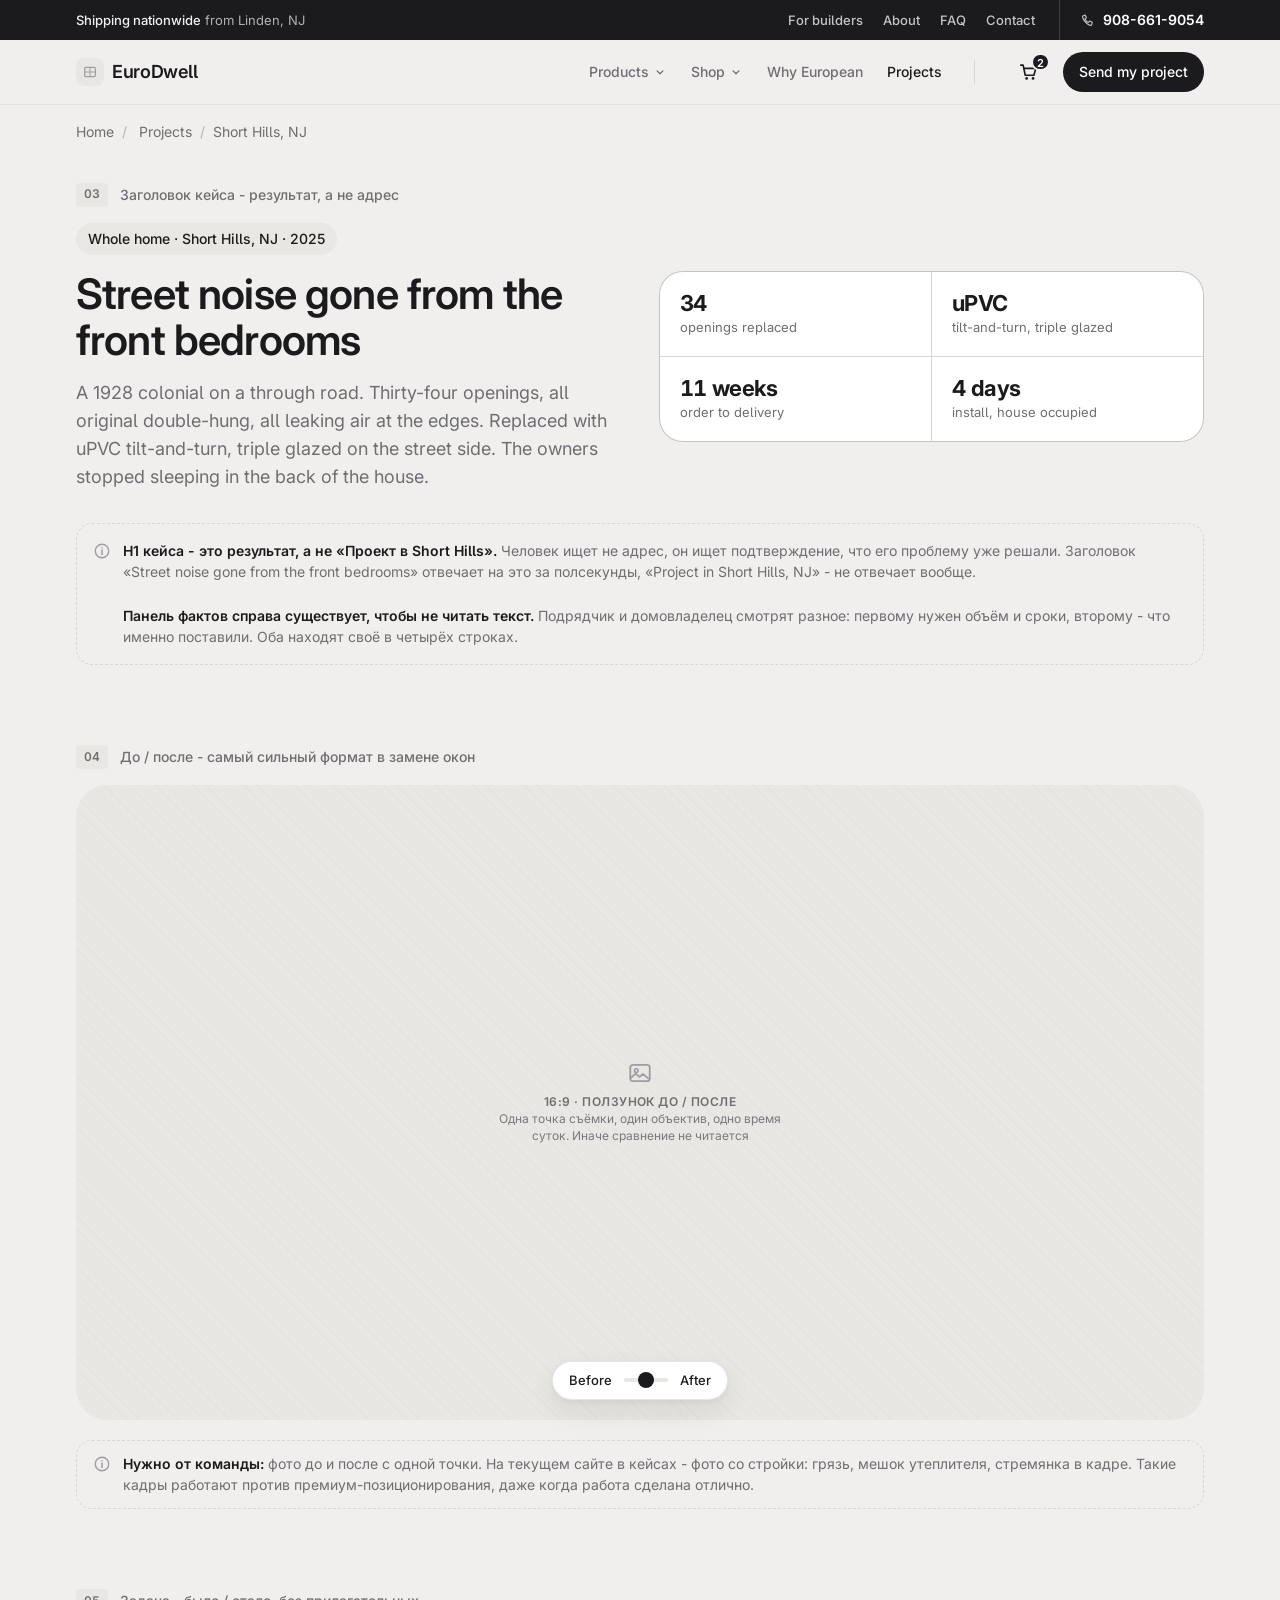
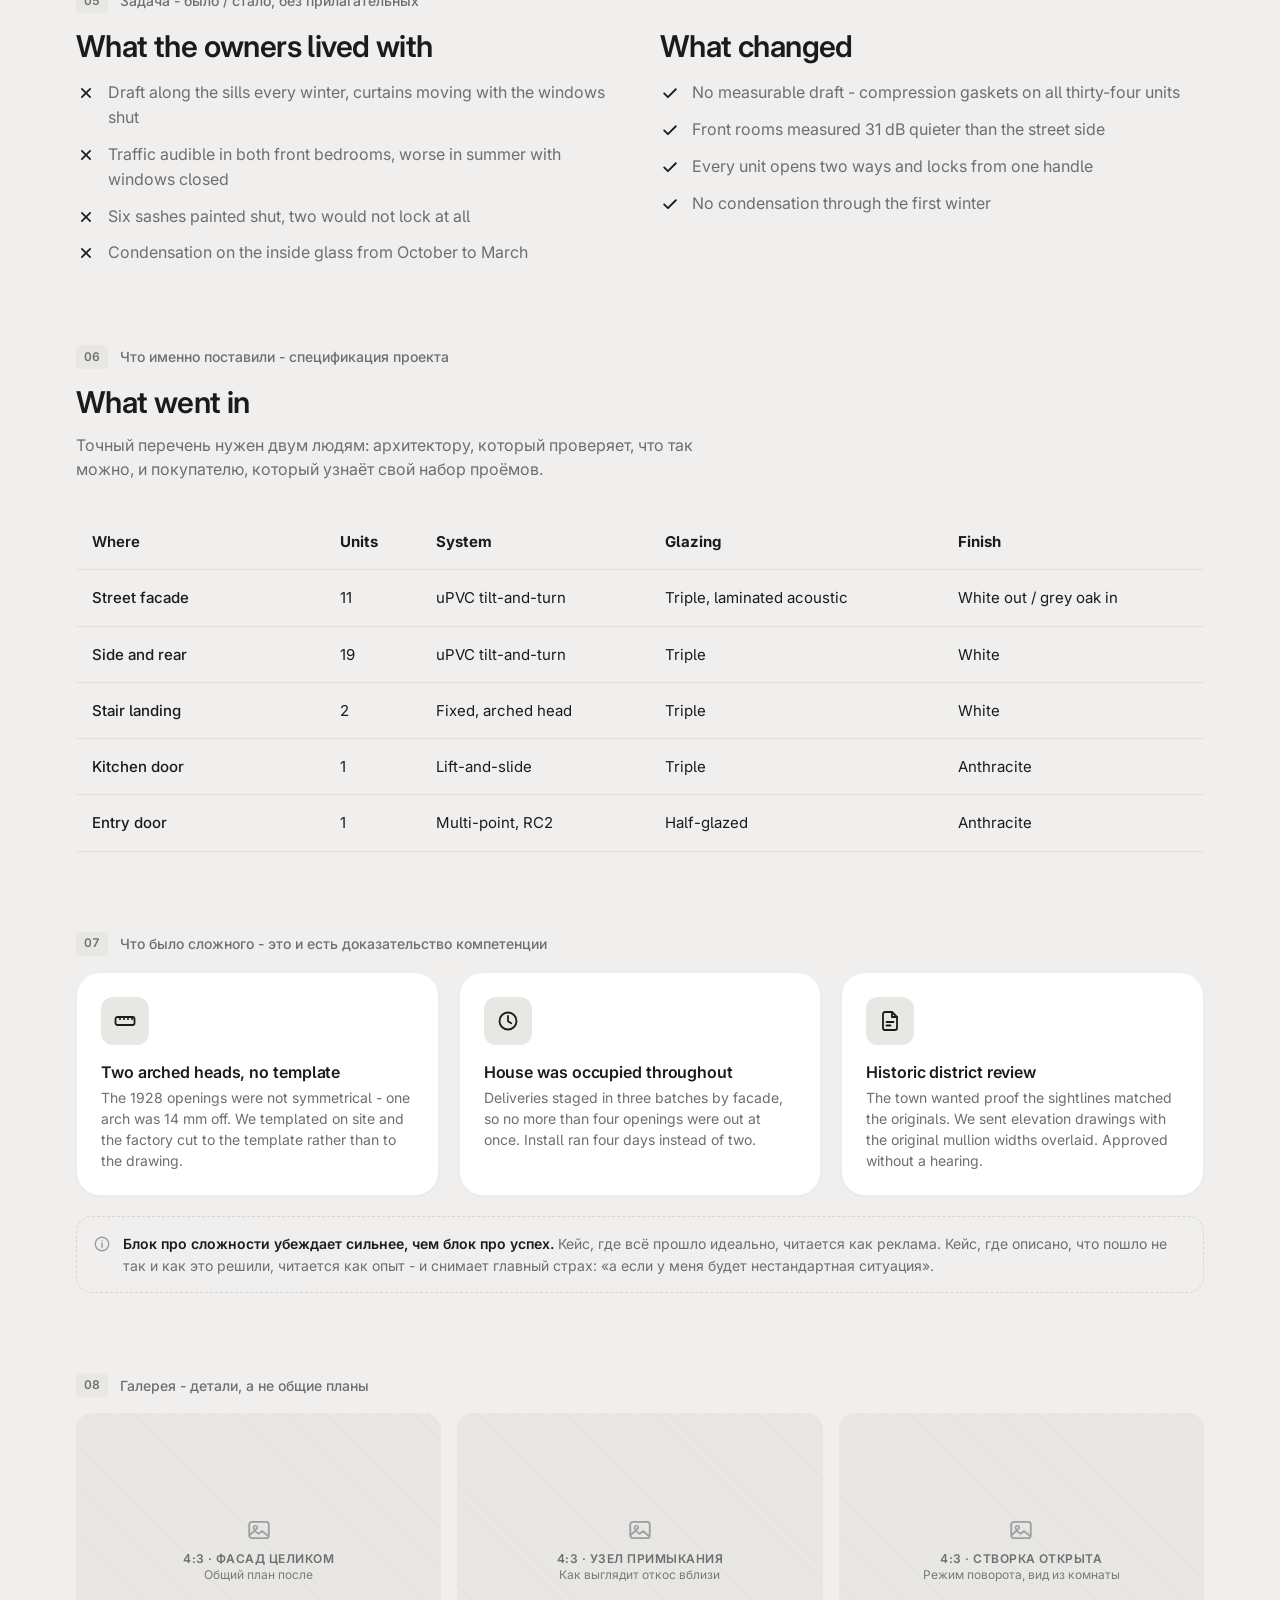
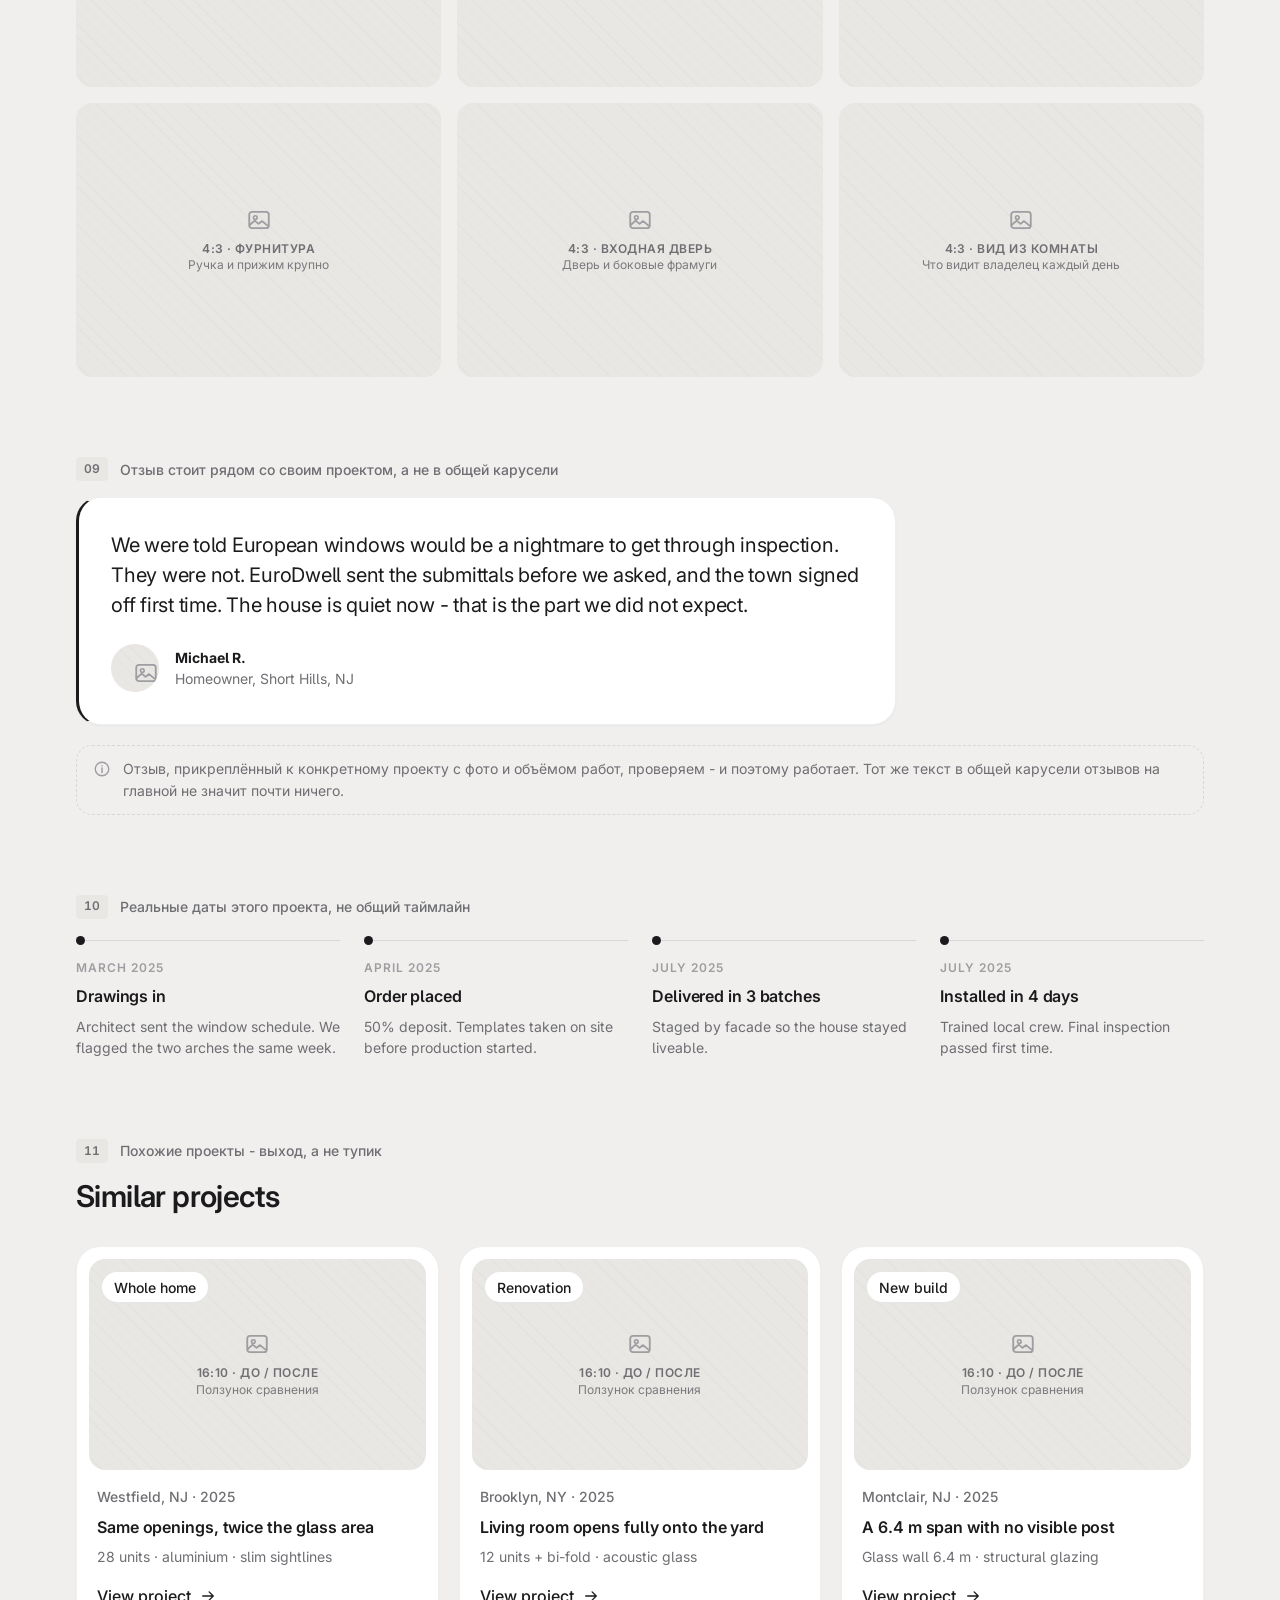
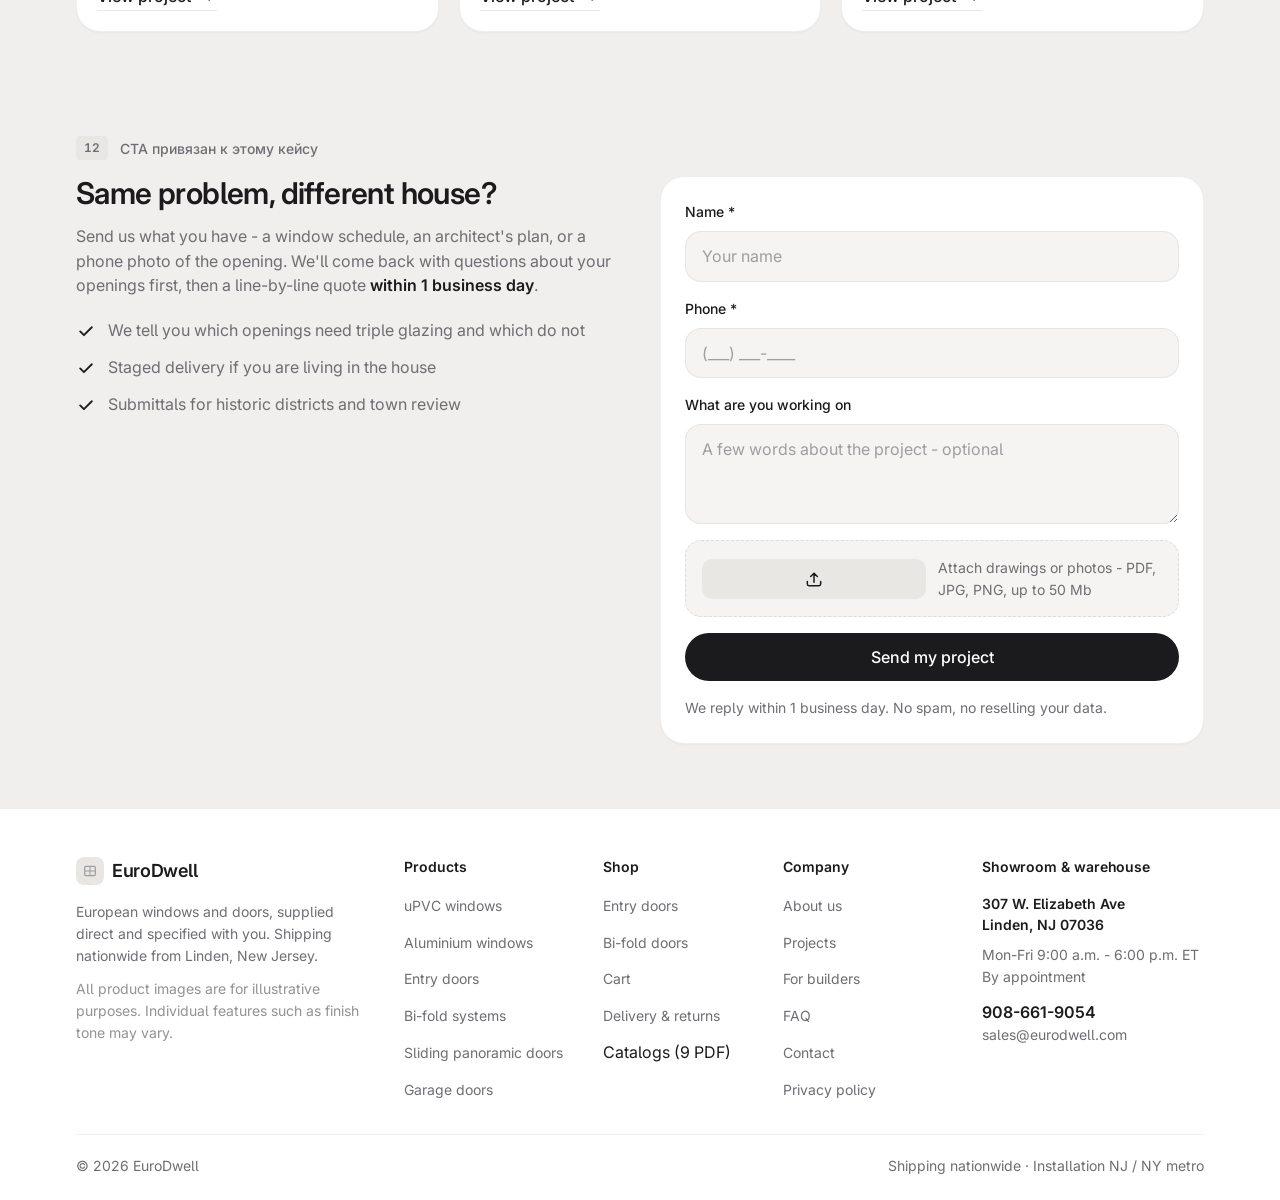
<file: project-wireframe.html>
<!DOCTYPE html>
<html lang="en-US">
<head>
<meta charset="utf-8">
<meta name="viewport" content="width=device-width,initial-scale=1">
<!-- Microsoft Clarity: записи сессий, карты кликов и скроллов, JS-ошибки.
     Один и тот же тег на всех страницах прототипа - иначе переходы между
     ними разваливаются на отдельные сессии.
     Проверка на file:// - чтобы локальные прогоны не попадали в статистику. -->
<script>
(function(c,l,a,r,i,t,y){
  if(l.location.protocol==='file:')return;
  c[a]=c[a]||function(){(c[a].q=c[a].q||[]).push(arguments)};
  t=l.createElement(r);t.async=1;t.src="https://www.clarity.ms/tag/"+i;
  y=l.getElementsByTagName(r)[0];y.parentNode.insertBefore(t,y);
})(window, document, "clarity", "script", "xu4af9zcva");
</script>
<meta name="color-scheme" content="light">
<title>Short Hills, NJ - 34 uPVC Tilt-and-Turn Windows | EuroDwell</title>
<meta name="description" content="A 1928 colonial on a through road: 34 openings replaced with uPVC tilt-and-turn, triple glazed on the street side. Before and after, spec list and timeline.">
<!-- Фавикон инлайном: прототип должен работать офлайн, без внешних файлов.
     Тот же знак, что в логотипе - рама окна с импостом. -->
<link rel="icon" href="data:image/svg+xml,%3Csvg xmlns='http://www.w3.org/2000/svg' viewBox='0 0 32 32'%3E%3Crect width='32' height='32' rx='7' fill='%231B1B1D'/%3E%3Cg stroke='%23ffffff' stroke-width='2' stroke-linecap='round' fill='none'%3E%3Crect x='8' y='8.5' width='16' height='15' rx='2'/%3E%3Cpath d='M16 8.5v15M8 16h16'/%3E%3C/g%3E%3C/svg%3E">
<link rel="preconnect" href="https://fonts.googleapis.com">
<link rel="preconnect" href="https://fonts.gstatic.com" crossorigin>
<link href="https://fonts.googleapis.com/css2?family=Inter:opsz,wght@14..32,400;14..32,500;14..32,600;14..32,700&display=swap" rel="stylesheet">
<style>
/* ═══════════════════════════════════════════════════════════════════
   EuroDwell - WIREFRAME главной
   Дисциплина Tran Mau Tri Tam: Inter 16/14, шаг 4px, радиусы 12-32,
   hairline-края. Но без цвета: акцент = более тёмный тон.
   Картинки - серые плейсхолдеры с иконкой и подписью формата.
   ═══════════════════════════════════════════════════════════════════ */

:root{
  /* Space - только кратное 4 */
  --s4:4px; --s8:8px; --s12:12px; --s16:16px; --s20:20px; --s24:24px;
  --s32:32px; --s40:40px; --s48:48px; --s64:64px; --s80:80px;

  /* Монохром. Иерархия = светлота, акцент = темнота */
  --canvas:#F0EFED;
  --surface:#FFFFFF;
  --fill:#E9E7E3;      /* плейсхолдеры, тональные панели */
  --fill2:#F5F4F2;     /* мягкая заливка */
  --ink:#1B1B1D;       /* акцент: primary-кнопка, важные цифры */
  --ink2:#6E6E73;      /* вторичный текст */
  --ink3:#9E9DA1;      /* подписи, иконки плейсхолдеров */
  --hair:rgba(27,27,29,.11);
  --hair2:rgba(27,27,29,.07);

  --r-chip:12px; --r-ctl:16px; --r-card:24px; --r-hero:32px; --r-pill:999px;
  --sh:0 1px 2px rgba(27,27,29,.04);
  --sh-lift:0 12px 28px rgba(27,27,29,.08), 0 2px 6px rgba(27,27,29,.04);

  --container:1176px;
  --header-h:64px;
  --dur:240ms; --ease:cubic-bezier(.22,1,.36,1);
}

*{box-sizing:border-box}
html{scroll-behavior:smooth;-webkit-text-size-adjust:100%}
body{
  margin:0;background:var(--canvas);color:var(--ink);
  font-family:"Inter",-apple-system,"Segoe UI",sans-serif;
  font-size:16px;font-weight:400;line-height:1.55;
  -webkit-font-smoothing:antialiased;font-feature-settings:"cv05"
}
img{max-width:100%;display:block}
a{color:inherit;text-decoration:none}
button{font:inherit}

h1,h2,h3,h4{margin:0;font-weight:600;letter-spacing:-.02em}
h1{font-size:clamp(30px,3.8vw,42px);line-height:1.1}
h2{font-size:clamp(24px,2.5vw,30px);line-height:1.18}
h3{font-size:20px;line-height:1.3;letter-spacing:-.012em}
h4{font-size:16px;line-height:1.4;letter-spacing:-.006em}
p{margin:0}

.t-sec{font-size:14px;line-height:1.5}
.t-m{color:var(--ink2)}
.t-m3{color:var(--ink3)}
.t-med{font-weight:500}.t-semi{font-weight:600}
.t-data{font-weight:700;font-size:clamp(28px,3vw,38px);line-height:1;
  letter-spacing:-.025em;font-variant-numeric:tabular-nums;white-space:nowrap}
.t-data--sm{font-size:22px}
.eyebrow{font-size:14px;font-weight:500;color:var(--ink2);margin:0}

:focus-visible{outline:2px solid var(--ink);outline-offset:3px;border-radius:var(--s8)}
::selection{background:var(--ink);color:#fff}

.wrap{max-width:var(--container);margin-inline:auto;padding-inline:var(--s24)}
.sec{padding-block:var(--s64)}
.sec--sm{padding-block:var(--s40)}
h1,h2,h3{scroll-margin-top:calc(var(--header-h) + var(--s24))}

.skiplink{position:absolute;left:-9999px;top:0;z-index:200;background:var(--ink);
  color:#fff;padding:var(--s12) var(--s20);border-radius:0 0 var(--r-chip) 0;font-weight:500}
.skiplink:focus{left:0}

/* ── Нумерация блоков: для правок на созвоне ── */
.bnum{
  display:inline-flex;align-items:center;justify-content:center;
  min-width:28px;height:24px;padding:0 var(--s8);border-radius:var(--s4);
  background:var(--fill);color:var(--ink2);
  font-size:12px;font-weight:600;font-variant-numeric:tabular-nums;
  letter-spacing:.02em;flex-shrink:0
}
.blabel{display:flex;align-items:center;gap:var(--s12);margin-bottom:var(--s16)}
.blabel .eyebrow{margin:0}

/* ── Аннотация для команды ── */
.note{
  display:flex;gap:var(--s12);align-items:flex-start;
  border:1px dashed var(--hair);border-radius:var(--r-ctl);
  padding:var(--s16);background:transparent;font-size:14px;color:var(--ink2)
}
.note b{color:var(--ink);font-weight:600}
.note svg{flex:0 0 18px;color:var(--ink3);margin-top:2px}
.note--tight{padding:var(--s12) var(--s16)}

/* ── Плейсхолдер изображения ── */
.ph{
  position:relative;background:var(--fill);border-radius:var(--r-ctl);
  display:grid;place-items:center;overflow:hidden;color:var(--ink3)
}
.ph::before{
  content:"";position:absolute;inset:0;opacity:.5;
  background-image:repeating-linear-gradient(45deg,
    rgba(27,27,29,.045) 0 1px, transparent 1px 9px)
}
.ph__in{position:relative;display:flex;flex-direction:column;align-items:center;
  gap:var(--s8);text-align:center;padding:var(--s16);max-width:320px}
.ph__t{font-size:12px;font-weight:600;letter-spacing:.04em;text-transform:uppercase;
  color:var(--ink2);line-height:1.4}
.ph--hero{aspect-ratio:4/3.2;border-radius:var(--r-hero)}
.ph--43{aspect-ratio:4/3}
.ph--169{aspect-ratio:16/10}
.ph--logo{aspect-ratio:5/2;border-radius:var(--s8)}

/* ── Buttons: акцент = тёмная заливка ── */
.btn{
  display:inline-flex;align-items:center;justify-content:center;gap:var(--s8);
  min-height:48px;padding:0 var(--s24);border:0;cursor:pointer;
  font-size:16px;font-weight:500;border-radius:var(--r-pill);white-space:nowrap;
  transition:transform var(--dur) var(--ease),background var(--dur) var(--ease),
             box-shadow var(--dur) var(--ease)
}
.btn:active{transform:scale(.97)}
.btn--primary{background:var(--ink);color:#fff}
.btn--primary:hover{background:#000}
.btn--white{background:var(--surface);color:var(--ink);font-weight:600;
  border:1px solid var(--hair);box-shadow:var(--sh)}
.btn--white:hover{background:var(--fill2)}
.btn--ghost{background:transparent;color:var(--ink);font-weight:500;
  border:1px solid var(--hair)}
.btn--ghost:hover{background:var(--fill2)}
.btn--soft{background:var(--fill);color:var(--ink);font-weight:500}
.btn--soft:hover{background:#DFDCD7}
.btn--sm{min-height:40px;padding:0 var(--s16);font-size:14px}
.btn--full{width:100%}

.alink{display:inline-flex;align-items:center;gap:var(--s8);font-weight:500;
  color:var(--ink);border-bottom:1px solid var(--hair);padding-bottom:2px;
  transition:gap var(--dur) var(--ease),border-color var(--dur) var(--ease)}
.alink:hover{gap:var(--s12);border-color:var(--ink)}

/* ── Cards / panels ── */
.card{background:var(--surface);border:1px solid var(--hair2);
  border-radius:var(--r-card);padding:var(--s24);box-shadow:var(--sh)}
.panel{background:var(--fill);border-radius:var(--r-card);padding:var(--s16)}
.panel--lg{padding:var(--s24)}

.chip{width:48px;height:48px;flex:0 0 48px;border-radius:var(--r-chip);
  background:var(--fill);color:var(--ink);display:grid;place-items:center}
.chip--sm{width:40px;height:40px;flex-basis:40px;border-radius:10px}
.chip--n{font-weight:600;font-size:16px}

.tag{display:inline-flex;align-items:center;gap:var(--s8);height:32px;padding:0 var(--s12);
  border-radius:var(--r-pill);background:var(--fill);color:var(--ink);
  font-size:14px;font-weight:500;white-space:nowrap}
.tag--dark{background:var(--ink);color:#fff}
.tag--onph{background:var(--surface);color:var(--ink);border:1px solid var(--hair)}

.g{display:grid}
.g2{grid-template-columns:repeat(2,minmax(0,1fr))}
.g3{grid-template-columns:repeat(3,minmax(0,1fr))}
.g4{grid-template-columns:repeat(4,minmax(0,1fr))}
.gap12{gap:var(--s12)}.gap16{gap:var(--s16)}.gap20{gap:var(--s20)}
.gap24{gap:var(--s24)}.gap40{gap:var(--s40)}

.shead{max-width:640px;margin-bottom:var(--s32)}
.shead h2{margin-bottom:var(--s12)}
.shead>p{color:var(--ink2)}

/* ── Header ── */
.hdr{position:sticky;top:0;z-index:60;background:rgba(240,239,237,.9);
  backdrop-filter:blur(14px);border-bottom:1px solid var(--hair2)}
.hdr__in{display:flex;align-items:center;gap:var(--s24);height:var(--header-h)}
.logo{display:flex;align-items:center;gap:var(--s8);font-size:18px;font-weight:600;
  letter-spacing:-.02em;flex-shrink:0}
.nav{display:flex;align-items:center;gap:var(--s24);margin-left:auto}
/* разделитель между навигацией и зоной действий */
.hdr__sep{width:1px;height:24px;background:var(--hair);flex-shrink:0;margin-inline:var(--s8)}

/* ── Мега-меню: группировка категорий (I5) ── */
.hdr__in{position:relative}
.nav__has{position:relative}
.nav__t{display:inline-flex;align-items:center;gap:var(--s4);min-height:40px;padding:0;
  background:none;border:0;cursor:pointer;font-size:14px;font-weight:500;color:var(--ink2);
  transition:color var(--dur) var(--ease)}
.nav__t:hover,.nav__t[aria-expanded="true"]{color:var(--ink)}
.nav__t svg{transition:transform var(--dur) var(--ease)}
.nav__t[aria-expanded="true"] svg{transform:rotate(180deg)}
.mm{
  position:absolute;left:0;right:0;top:100%;z-index:59;
  background:var(--surface);border-bottom:1px solid var(--hair);
  box-shadow:0 16px 32px rgba(27,27,29,.10)
}
.mm[hidden]{display:none}
.mm__in{display:grid;grid-template-columns:repeat(4,minmax(0,1fr));
  column-gap:var(--s32);row-gap:var(--s24);padding-block:var(--s32) var(--s24)}
.mm__in--sm{grid-template-columns:minmax(0,1fr) minmax(0,2fr)}
.mm__col{display:flex;flex-direction:column;gap:var(--s12);min-width:0}
.mm__h{font-size:12px;font-weight:600;letter-spacing:.08em;text-transform:uppercase;
  color:var(--ink3);margin:0 0 var(--s4)}
.mm__col a{font-size:15px;font-weight:500;color:var(--ink);display:flex;align-items:center;
  gap:var(--s8);min-height:28px}
.mm__col a:hover{color:var(--ink);text-decoration:underline;text-underline-offset:3px}
.mm__foot{grid-column:1/-1;display:flex;gap:var(--s32);flex-wrap:wrap;
  padding-top:var(--s20);border-top:1px solid var(--hair2)}
.mm__note{align-self:center;padding-left:var(--s24);border-left:1px solid var(--hair2)}

/* ── Корзина: перед CTA, с отбивкой ── */
.cart{position:relative;width:44px;height:44px;display:grid;place-items:center;
  border-radius:var(--r-chip);color:var(--ink);
  transition:background var(--dur) var(--ease)}
.cart:hover{background:var(--fill)}
.cart__n{position:absolute;top:3px;right:1px;min-width:18px;height:18px;padding:0 4px;
  border-radius:var(--r-pill);background:var(--ink);color:#fff;
  font-size:11px;font-weight:600;display:grid;place-items:center;
  border:2px solid var(--canvas)}

/* ── Группы категорий на главной ── */
.cgroup{margin-bottom:var(--s32)}
.cgroup:last-child{margin-bottom:0}
.cgroup__h{display:flex;align-items:baseline;gap:var(--s12);margin-bottom:var(--s16)}
.cgroup__h h3{font-size:16px;font-weight:600;margin:0}
.cgroup__h span{font-size:14px;color:var(--ink3)}
.cgroup__l{flex:1;height:1px;background:var(--hair2)}
.nav a{font-size:14px;font-weight:500;color:var(--ink2);display:inline-flex;
  align-items:center;gap:var(--s4);min-height:40px}
.nav a:hover,.nav a[aria-current]{color:var(--ink)}
.hdr__act{display:flex;align-items:center;gap:var(--s12);flex-shrink:0}
.tel{display:inline-flex;align-items:center;gap:var(--s8);min-height:44px;
  font-size:14px;font-weight:600;white-space:nowrap}
.tel .chip{width:36px;height:36px;flex-basis:36px;border-radius:10px}
.burger{display:none;width:44px;height:44px;align-items:center;justify-content:center;
  background:var(--surface);border:1px solid var(--hair);border-radius:var(--r-chip);cursor:pointer}
.geobar{background:var(--ink);color:rgba(255,255,255,.72);font-size:13px;padding:var(--s8) 0}
.geobar .wrap{display:flex;gap:var(--s24);justify-content:center;flex-wrap:wrap}
.geobar b{color:#fff;font-weight:500}

/* ── Верхняя тёмная строка: гео + вторичные страницы + телефон ── */
.topbar{background:var(--ink);color:rgba(255,255,255,.66);font-size:13px}
.topbar__in{display:flex;align-items:center;gap:var(--s24);min-height:40px}
.topbar__l{display:flex;align-items:center;gap:var(--s12);flex-shrink:0}
.topbar__l b{color:rgba(255,255,255,.94);font-weight:500}
.topbar__sep{width:1px;height:12px;background:rgba(255,255,255,.2);flex-shrink:0}
.topbar__nav{display:flex;align-items:center;gap:var(--s20);margin-left:auto}
.topbar__nav a{color:rgba(255,255,255,.74);font-weight:500;min-height:40px;
  display:inline-flex;align-items:center;transition:color var(--dur) var(--ease)}
.topbar__nav a:hover,.topbar__nav a[aria-current]{color:#fff}
.topbar__tel{display:inline-flex;align-items:center;gap:var(--s8);color:#fff;
  font-weight:600;font-size:14px;white-space:nowrap;flex-shrink:0;
  padding-left:var(--s20);border-left:1px solid rgba(255,255,255,.16);min-height:40px}
.topbar__tel svg{opacity:.7}

/* ── Hero ── */
.hero{padding-block:var(--s48) var(--s64)}
.hero__in{display:grid;grid-template-columns:minmax(0,1fr) minmax(0,1.02fr);
  gap:var(--s48);align-items:center}
.hero h1{margin-block:var(--s16)}
.hero__sub{font-size:16px;color:var(--ink2);max-width:46ch;margin-bottom:var(--s32)}
.hero__cta{display:flex;gap:var(--s12);flex-wrap:wrap;margin-bottom:var(--s32)}
.hero__media{position:relative}
.hero__float{position:absolute;right:-16px;bottom:-20px;background:var(--surface);
  border:1px solid var(--hair);border-radius:var(--r-card);padding:var(--s16);
  box-shadow:var(--sh-lift);display:flex;align-items:center;gap:var(--s12);max-width:256px}

.stats{display:grid;grid-template-columns:repeat(3,minmax(0,1fr));
  column-gap:var(--s24);row-gap:var(--s16)}
.stat{min-width:0}
.stat__v{display:block;margin-bottom:var(--s4)}
.stat__l{display:block;font-size:14px;color:var(--ink2);line-height:1.4}
.rate{display:inline-flex;align-items:center;gap:var(--s4)}
.rate svg{color:var(--ink)}

/* ── Списочные карточки ── */
.icard{display:flex;flex-direction:column;gap:var(--s16)}
.icard h4{margin-bottom:var(--s4)}
.icard .t-sec{color:var(--ink2)}

.split__c{display:block;transition:transform var(--dur) var(--ease),
  box-shadow var(--dur) var(--ease)}
.split__c:hover{transform:translateY(-3px);box-shadow:var(--sh-lift)}
.split__c .tag{margin-bottom:var(--s20)}
.split__c h3{margin-bottom:var(--s8)}
.split__c>p{color:var(--ink2);margin-bottom:var(--s20)}
/* пометка «ведёт на отдельную страницу» - только для вайрфрейма */
.pgtag{display:block;margin-top:var(--s12);font-size:12px;font-weight:500;
  letter-spacing:.02em;color:var(--ink3)}

/* ── Механизм: монохром, акцент = тёмное ── */
.mech{display:grid;grid-template-columns:repeat(2,minmax(0,1fr));gap:var(--s20)}
.mech__c{background:var(--surface);border:1px solid var(--hair2);border-radius:var(--r-card);
  padding:var(--s20);box-shadow:var(--sh);min-width:0;margin:0}
.mech__cap{display:flex;align-items:center;gap:var(--s8);margin-bottom:var(--s16)}
.mech__cap .dot{width:8px;height:8px;border-radius:50%;flex:0 0 8px;background:var(--ink3)}
.mech__c--eu .mech__cap .dot{background:var(--ink)}
.mech__cap span:last-child{font-size:14px;font-weight:500;color:var(--ink2)}
.mech__c--eu .mech__cap span:last-child{color:var(--ink);font-weight:600}
.mech__stage{background:var(--fill2);border:1px solid var(--hair2);
  border-radius:var(--r-ctl);padding:var(--s16);margin-bottom:var(--s16)}
.mech__svg{width:100%;height:auto;display:block}
.mech__lbl{font-family:"Inter",sans-serif;font-size:9px;font-weight:500;fill:#9E9DA1}
.mech__lbl--ink{fill:#1B1B1D;font-weight:600}
.mech__note{font-size:14px;color:var(--ink2);margin:0}
.mech__note b{color:var(--ink);font-weight:600}
.mech__ctl{display:flex;align-items:center;gap:var(--s16);margin-top:var(--s16);flex-wrap:wrap}
.mech__ctl--top{margin-top:0;margin-bottom:var(--s16)}

.air{opacity:0}
.mechbox.play .air{animation:leak 2.8s linear infinite}
.mechbox.play .a2{animation-delay:.55s}
.mechbox.play .a3{animation-delay:1.1s}
@keyframes leak{0%{opacity:0;transform:translateX(9px)}18%{opacity:1}72%{opacity:.85}
  100%{opacity:0;transform:translateX(-14px)}}
.sash,.gk,.cam__r,.pull{transform-box:fill-box}
.sash{transform-origin:center;transition:transform 820ms var(--ease)}
.gk{transform-origin:left center;transition:transform 820ms var(--ease)}
.cam__r{transform-origin:center;transition:transform 820ms var(--ease)}
.seal{opacity:0;transition:opacity 320ms var(--ease) 260ms}
.pull{opacity:1;transition:opacity 240ms var(--ease)}
.mechbox.clamped .sash{transform:translateX(-12px)}
.mechbox.clamped .gk{transform:scaleX(.44)}
.mechbox.clamped .cam__r{transform:rotate(90deg)}
.mechbox.clamped .seal{opacity:1}
.mechbox.clamped .pull{opacity:0}

/* ── Плитки категорий ── */
.tile{display:block;background:var(--surface);border:1px solid var(--hair2);
  border-radius:var(--r-card);padding:var(--s12) var(--s12) var(--s16);
  box-shadow:var(--sh);transition:transform var(--dur) var(--ease),
  box-shadow var(--dur) var(--ease)}
.tile:hover{transform:translateY(-3px);box-shadow:var(--sh-lift)}
.tile .ph{aspect-ratio:4/3}
.tile__badge{position:absolute;top:var(--s12);left:var(--s12);z-index:2}
.tile__b{display:flex;align-items:flex-start;gap:var(--s12);padding:var(--s16) var(--s8) 0}
.tile__t{min-width:0;flex:1}
.tile__t h4{margin-bottom:var(--s4);overflow:hidden;text-overflow:ellipsis;white-space:nowrap}
.tile__t .t-sec{display:block;color:var(--ink2);overflow:hidden;
  text-overflow:ellipsis;white-space:nowrap}
.tile__ar{flex:0 0 24px;color:var(--ink3);margin-top:var(--s4);
  transition:transform var(--dur) var(--ease),color var(--dur) var(--ease)}
.tile:hover .tile__ar{transform:translateX(4px);color:var(--ink)}

/* ── Steps ── */
.steps{display:flex;flex-direction:column;gap:var(--s12)}
.step{display:flex;gap:var(--s16);align-items:flex-start;background:var(--surface);
  border:1px solid var(--hair2);border-radius:var(--r-ctl);padding:var(--s20)}
.step__t{min-width:0;flex:1}
.step__t h4{margin-bottom:var(--s4)}
.step__t .t-sec{color:var(--ink2)}

/* ── Warranty ── */
.warr{display:grid;grid-template-columns:minmax(0,1fr) auto;gap:var(--s40);align-items:center}
.warr__n{display:flex;align-items:baseline;gap:var(--s12)}
.warr__n span{font-weight:700;font-size:clamp(64px,9vw,116px);line-height:.86;
  letter-spacing:-.05em;font-variant-numeric:tabular-nums;color:var(--ink)}
.warr__n small{font-size:16px;font-weight:500;color:var(--ink2)}

/* ── Cases ── */
.cs{background:var(--surface);border:1px solid var(--hair2);border-radius:var(--r-card);
  padding:var(--s12) var(--s12) var(--s20);box-shadow:var(--sh);
  display:flex;flex-direction:column;min-width:0}
.cs .ph{margin-bottom:var(--s16)}
.cs__b{padding-inline:var(--s8);display:flex;flex-direction:column;gap:var(--s8);
  flex:1;min-width:0}
.cs__meta{font-size:14px;font-weight:500;color:var(--ink2)}
.cs__facts{font-size:14px;color:var(--ink2);margin:0}
.cs__b .alink{margin-top:auto;padding-top:var(--s8);align-self:flex-start}

/* ── Logos ── */
.logos{display:grid;grid-template-columns:repeat(6,minmax(0,1fr));
  column-gap:var(--s20);row-gap:var(--s16)}

/* ── FAQ ── */
.faq{background:var(--surface);border:1px solid var(--hair2);border-radius:var(--r-card);
  box-shadow:var(--sh);overflow:hidden}
.faq__i + .faq__i{border-top:1px solid var(--hair2)}
.faq__q{width:100%;background:none;border:0;cursor:pointer;text-align:left;
  display:flex;align-items:center;gap:var(--s16);padding:var(--s20) var(--s24);
  min-height:64px;font-size:16px;font-weight:500;color:var(--ink)}
.faq__q>span:first-child{flex:1;min-width:0}
.faq__q .faq__ic{flex:0 0 32px;width:32px;height:32px;border-radius:10px;background:var(--fill);
  display:grid;place-items:center;color:var(--ink2);
  transition:transform var(--dur) var(--ease),background var(--dur) var(--ease),
             color var(--dur) var(--ease)}
.faq__i[open] .faq__ic{transform:rotate(180deg);background:var(--ink);color:#fff}
.faq__a{overflow:hidden;height:0;transition:height 320ms var(--ease)}
.faq__a>div{padding:0 var(--s24) var(--s24);color:var(--ink2);max-width:72ch}
.faq__a b{color:var(--ink);font-weight:600}

/* ── Форма ── */
.form{display:flex;flex-direction:column;gap:var(--s16)}
.frow{display:grid;grid-template-columns:repeat(2,minmax(0,1fr));gap:var(--s16)}
.field{display:flex;flex-direction:column;gap:var(--s8);min-width:0}
.field label{font-size:14px;font-weight:500}
.field label i{font-style:normal;color:var(--ink)}
.field input,.field textarea{
  width:100%;min-height:48px;padding:var(--s12) var(--s16);background:var(--fill2);
  border:1px solid var(--hair2);border-radius:var(--r-ctl);
  font:inherit;font-size:16px;color:var(--ink);
  transition:border-color var(--dur) var(--ease),background var(--dur) var(--ease),
             box-shadow var(--dur) var(--ease)}
.field textarea{min-height:100px;resize:vertical;line-height:1.5}
.field input::placeholder,.field textarea::placeholder{color:var(--ink3)}
.field input:focus,.field textarea:focus{outline:none;background:var(--surface);
  border-color:var(--ink);box-shadow:0 0 0 3px rgba(27,27,29,.10)}
.field .hint{font-size:14px;color:var(--ink2)}
.field .err{display:none;align-items:center;gap:var(--s8);font-size:14px;
  color:var(--ink);font-weight:500}
.field.bad input,.field.bad textarea{border-color:var(--ink);
  box-shadow:0 0 0 3px rgba(27,27,29,.08)}
.field.bad .err{display:flex}
.drop{display:flex;align-items:center;gap:var(--s12);min-height:64px;padding:var(--s16);
  background:var(--fill2);border:1px dashed var(--hair);border-radius:var(--r-ctl);
  cursor:pointer;font-size:14px;color:var(--ink2)}
.drop:hover{border-color:var(--ink);background:var(--surface)}
.drop input{display:none}
.drop span{min-width:0;flex:1}
.fnote{font-size:14px;color:var(--ink2);margin:0}
.falt{font-size:14px;color:var(--ink2);margin:0;padding-top:var(--s16);
  border-top:1px solid var(--hair2)}
.fdone{display:none;background:var(--surface);border:1px solid var(--hair);
  border-radius:var(--r-card);padding:var(--s32);box-shadow:var(--sh)}
.fdone h3{margin-bottom:var(--s12)}

.ticks{list-style:none;padding:0;margin:0;display:flex;flex-direction:column;gap:var(--s12)}
.ticks li{display:flex;gap:var(--s12);align-items:flex-start;font-size:16px;color:var(--ink2)}
.ticks li svg{flex:0 0 20px;color:var(--ink);margin-top:3px}

.blist{list-style:none;padding:0;margin:0;display:flex;flex-direction:column}
.blist li{display:flex;gap:var(--s12);align-items:flex-start;padding-block:var(--s16);
  font-size:16px;color:var(--ink2)}
.blist li + li{border-top:1px solid var(--hair2)}
.blist b{color:var(--ink);font-weight:600}

/* ── Footer ── */
.ftr{background:var(--surface);border-top:1px solid var(--hair2);
  padding-block:var(--s48) var(--s24)}
.ftr__g{display:grid;grid-template-columns:1.6fr .9fr .8fr .9fr 1.2fr;gap:var(--s32)}
.ftr h4{font-size:14px;font-weight:600;margin-bottom:var(--s16)}
.ftr ul{list-style:none;padding:0;margin:0;display:flex;flex-direction:column;gap:var(--s12)}
.ftr a,.ftr p{font-size:14px;color:var(--ink2)}
.ftr a:hover{color:var(--ink)}
.ftr__b{display:flex;justify-content:space-between;gap:var(--s24);flex-wrap:wrap;
  margin-top:var(--s32);padding-top:var(--s20);border-top:1px solid var(--hair2);
  font-size:14px;color:var(--ink2)}

/* ═══ Страница категории ═══ */
.crumbs{font-size:14px;color:var(--ink2);padding-block:var(--s16) 0}
.crumbs a:hover{color:var(--ink);text-decoration:underline;text-underline-offset:3px}
.crumbs span{opacity:.45;margin-inline:var(--s8)}

.chero{padding-block:var(--s32) var(--s48)}
.chero__in{display:grid;grid-template-columns:minmax(0,1fr) minmax(0,1.02fr);
  gap:var(--s48);align-items:center}
.chero h1{margin-block:var(--s16);font-size:clamp(28px,3.4vw,38px)}

/* таблицы сравнения */
/* overflow-x:auto прокручивает таблицу, но НЕ отсекает её min-content:
   640px «просачиваются» вверх по дереву, Chrome на мобильном решает, что страница
   не помещается, и расширяет layout viewport - вся вёрстка уезжает вправо.
   contain:inline-size делает ширину контейнера независимой от содержимого. */
.tscroll{overflow-x:auto;-webkit-overflow-scrolling:touch;max-width:100%;
  contain:inline-size}
.cmp{width:100%;border-collapse:collapse;font-size:15px;min-width:640px}
.cmp th,.cmp td{padding:var(--s16);text-align:left;vertical-align:top;
  border-bottom:1px solid var(--hair2)}
.cmp thead th{font-size:12px;letter-spacing:.08em;text-transform:uppercase;
  color:var(--ink3);font-weight:600;border-bottom:1px solid var(--ink)}
.cmp th:first-child{width:22%;font-weight:600;color:var(--ink);font-size:15px;
  letter-spacing:0;text-transform:none}
.cmp .col-eu{background:var(--fill2);border-left:3px solid var(--ink)}
.cmp thead .col-eu{color:var(--ink);font-weight:700}
.cmp tbody .col-eu{font-weight:500}
.cmp__span{background:var(--fill);font-size:14px;color:var(--ink2)}
/* nowrap нужен коротким пропускам вида «0.__ CFM», но длинная пометка
   с ним раздувает таблицу и вместе с ней всю страницу на мобильном */
.todo{color:var(--ink);font-weight:600;background:var(--fill);
  padding:2px var(--s8);border-radius:var(--s4);white-space:nowrap}
.todo--wrap{white-space:normal;display:inline-block}

/* спеки */
.specs{width:100%;border-collapse:collapse;font-size:15px}
.specs th,.specs td{padding:var(--s12) 0;text-align:left;vertical-align:top;
  border-bottom:1px solid var(--hair2)}
.specs th{font-weight:400;color:var(--ink2);width:46%}
.specs td{font-weight:600;font-variant-numeric:tabular-nums}

/* карточка с акцентом */
.card--mark{border-color:var(--ink);box-shadow:0 0 0 3px rgba(27,27,29,.06)}

/* формы окон */
.shapes{display:grid;grid-template-columns:repeat(6,minmax(0,1fr));gap:var(--s16)}
.shape{aspect-ratio:1;border:1px solid var(--hair2);border-radius:var(--r-ctl);
  background:var(--surface);display:flex;flex-direction:column;align-items:center;
  justify-content:center;gap:var(--s8);padding:var(--s16);box-shadow:var(--sh)}
.shape svg{width:100%;max-width:64px;height:auto;color:var(--ink2)}
.shape span{font-size:12px;font-weight:500;color:var(--ink3);text-align:center;line-height:1.3}

/* опции */
.opt{background:var(--surface);border:1px solid var(--hair2);border-radius:var(--r-card);
  overflow:hidden;box-shadow:var(--sh)}
.opt__h{padding:var(--s16) var(--s20);border-bottom:1px solid var(--hair2);
  background:var(--fill2);font-size:16px;font-weight:600}
.opt__b{padding:var(--s20);font-size:14px;color:var(--ink2)}
.sw{display:flex;gap:var(--s8);flex-wrap:wrap;margin-bottom:var(--s12)}
.sw i{width:32px;height:32px;border-radius:var(--s8);border:1px solid var(--hair);display:block}

/* таймлайн */
.tl{display:grid;grid-template-columns:repeat(4,minmax(0,1fr));gap:var(--s24)}
.tl__i{position:relative;padding-top:var(--s24);min-width:0}
.tl__i::before{content:"";position:absolute;top:5px;left:0;right:0;height:1px;background:var(--hair)}
.tl__i::after{content:"";position:absolute;top:1px;left:0;width:9px;height:9px;
  border-radius:50%;background:var(--ink)}
.tl__t{font-size:12px;font-weight:600;letter-spacing:.08em;text-transform:uppercase;
  color:var(--ink3);display:block;margin-bottom:var(--s8)}
.tl__i h4{margin-bottom:var(--s8)}
.tl__i p{font-size:14px;color:var(--ink2);margin:0}

/* мостик */
.bridge{display:flex;gap:var(--s32);align-items:center;justify-content:space-between;
  background:var(--surface);border:1px solid var(--hair2);border-left:3px solid var(--ink);
  border-radius:var(--r-card);padding:var(--s24) var(--s32);box-shadow:var(--sh);flex-wrap:wrap}

/* ═══════════════════════════════════════════════════════
   МАГАЗИН: листинг, фильтры, карточка товара, корзина
   ═══════════════════════════════════════════════════════ */

/* ── Полоска доверия магазина ── */
.tstrip{display:flex;gap:var(--s24);flex-wrap:wrap;background:var(--fill);
  border-radius:var(--r-ctl);padding:var(--s16) var(--s20);font-size:14px;color:var(--ink2)}
.tstrip span{display:inline-flex;align-items:center;gap:var(--s8)}
.tstrip b{color:var(--ink);font-weight:600}

/* ── Раскладка листинга ── */
.shop{display:grid;grid-template-columns:264px minmax(0,1fr);gap:var(--s32);align-items:start}
.fbar{display:flex;align-items:center;justify-content:space-between;gap:var(--s16);
  margin-bottom:var(--s20);flex-wrap:wrap}
.fbar__n{font-size:14px;color:var(--ink2)}
.fbar__n b{color:var(--ink);font-weight:600}
.fbar__r{display:flex;align-items:center;gap:var(--s12)}
.sel{height:40px;padding:0 var(--s12);border:1px solid var(--hair);border-radius:var(--r-chip);
  background:var(--surface);font:inherit;font-size:14px;color:var(--ink);cursor:pointer}
.mfilt{display:none}

/* применённые фильтры чипами */
.chips{display:flex;gap:var(--s8);flex-wrap:wrap;margin-bottom:var(--s16)}
.chip-f{display:inline-flex;align-items:center;gap:var(--s8);height:32px;padding:0 var(--s8) 0 var(--s12);
  border-radius:var(--r-pill);background:var(--ink);color:#fff;font-size:13px;font-weight:500}
.chip-f button{width:18px;height:18px;border:0;border-radius:50%;background:rgba(255,255,255,.22);
  color:#fff;cursor:pointer;display:grid;place-items:center;font-size:11px;line-height:1;padding:0}
.chips .alink{align-self:center;font-size:13px}

/* панель фильтров */
.filters{background:var(--surface);border:1px solid var(--hair2);border-radius:var(--r-card);
  box-shadow:var(--sh);overflow:hidden;position:sticky;top:calc(var(--header-h) + 16px)}
.fgrp{border-bottom:1px solid var(--hair2);padding:var(--s16) var(--s20)}
.fgrp:last-child{border-bottom:0}
.fgrp__h{display:flex;align-items:center;justify-content:space-between;gap:var(--s8);
  font-size:14px;font-weight:600;margin-bottom:var(--s12)}
.fopt{display:flex;align-items:center;gap:var(--s12);min-height:32px;font-size:14px;
  color:var(--ink2);cursor:pointer}
.fopt input{width:18px;height:18px;accent-color:var(--ink);flex-shrink:0;margin:0}
.fopt span{flex:1;min-width:0}
.fopt em{font-style:normal;color:var(--ink3);font-size:13px;font-variant-numeric:tabular-nums}
.fopt.off{opacity:.42;cursor:not-allowed}
.fsw{display:flex;gap:var(--s8);flex-wrap:wrap}
.fsw i{width:32px;height:32px;border-radius:var(--s8);border:1px solid var(--hair);
  display:block;cursor:pointer;transition:box-shadow var(--dur) var(--ease)}
.fsw i:hover{box-shadow:0 0 0 2px var(--ink)}
.fsize{display:flex;align-items:center;gap:var(--s8)}
.fsize input{width:100%;min-width:0;height:40px;padding:0 var(--s12);background:var(--fill2);
  border:1px solid var(--hair2);border-radius:var(--r-chip);font:inherit;font-size:14px}
.fsize span{color:var(--ink3);flex-shrink:0}
.fpre{display:flex;gap:var(--s8);flex-wrap:wrap;margin-top:var(--s8)}
.fpre button{height:28px;padding:0 var(--s12);border:1px solid var(--hair);border-radius:var(--r-pill);
  background:var(--surface);font:inherit;font-size:13px;color:var(--ink2);cursor:pointer}
.fpre button:hover{border-color:var(--ink);color:var(--ink)}
.fmore{width:100%;min-height:44px;background:var(--fill2);border:0;border-top:1px solid var(--hair2);
  font:inherit;font-size:14px;font-weight:500;color:var(--ink);cursor:pointer}

/* ── Плитка товара с ценой ── */
.pgrid{display:grid;grid-template-columns:repeat(3,minmax(0,1fr));gap:var(--s20)}
.pcard{background:var(--surface);border:1px solid var(--hair2);border-radius:var(--r-card);
  padding:var(--s12);box-shadow:var(--sh);display:flex;flex-direction:column;min-width:0;
  transition:transform var(--dur) var(--ease),box-shadow var(--dur) var(--ease)}
.pcard:hover{transform:translateY(-3px);box-shadow:var(--sh-lift)}
.pcard .ph{aspect-ratio:4/3;margin-bottom:var(--s16)}
.pcard__badge{position:absolute;top:var(--s12);left:var(--s12);z-index:2}
.pcard__b{padding:0 var(--s8) var(--s4);display:flex;flex-direction:column;gap:var(--s8);
  flex:1;min-width:0}
.pcard__eyebrow{font-size:12px;font-weight:600;letter-spacing:.08em;text-transform:uppercase;
  color:var(--ink3)}
.pcard__b h4{margin:0;overflow:hidden;text-overflow:ellipsis;white-space:nowrap}
.pcard__spec{font-size:13px;color:var(--ink2);margin:0;overflow:hidden;
  text-overflow:ellipsis;white-space:nowrap}
.pcard__sw{display:flex;gap:6px;align-items:center}
.pcard__sw i{width:18px;height:18px;border-radius:50%;border:1px solid var(--hair);display:block}
.pcard__sw em{font-style:normal;font-size:12px;color:var(--ink3);margin-left:2px}
.pcard__price{display:flex;align-items:baseline;gap:var(--s8);margin-top:var(--s4)}
.pcard__price b{font-size:22px;font-weight:700;letter-spacing:-.02em;font-variant-numeric:tabular-nums;
  white-space:nowrap}
/* «from» - служебное слово, не должно читаться как часть суммы */
.pcard__price b i{font-style:normal;font-size:13px;font-weight:500;color:var(--ink2);
  letter-spacing:0;margin-right:2px}
.pcard__price span{font-size:12px;color:var(--ink3)}
.pcard__lead{font-size:13px;color:var(--ink2);display:inline-flex;align-items:center;gap:6px}
.pcard__lead i{width:6px;height:6px;border-radius:50%;background:var(--ink);display:block;flex-shrink:0}
.pcard__lead.slow i{background:var(--ink3)}
.pcard .btn{margin-top:var(--s12)}

/* ── Карточка товара (PDP) ── */
.pdp{display:grid;grid-template-columns:minmax(0,1.05fr) minmax(0,.95fr);gap:var(--s40);
  align-items:start}
.gal__main{margin-bottom:var(--s12)}
.gal__main .ph{aspect-ratio:4/3;border-radius:var(--r-card)}
.gal__thumbs{display:grid;grid-template-columns:repeat(4,minmax(0,1fr));gap:var(--s12)}
.gal__thumbs .ph{aspect-ratio:1;border-radius:var(--r-chip);cursor:pointer}
.gal__thumbs .ph.on{outline:2px solid var(--ink);outline-offset:2px}

.pdp__side{position:sticky;top:calc(var(--header-h) + 16px);min-width:0}
/* две вторичные кнопки: nowrap внутри .btn не даёт колонке сжаться,
   поэтому на узких экранах они переходят в столбик */
.pdp__acts{display:grid;grid-template-columns:1fr 1fr;gap:var(--s12);margin-top:var(--s12)}
.pdp__acts .btn{min-width:0}
.pdp__eyebrow{font-size:12px;font-weight:600;letter-spacing:.08em;text-transform:uppercase;
  color:var(--ink3);margin-bottom:var(--s8)}
.pdp__rate{display:inline-flex;align-items:center;gap:var(--s8);font-size:14px;color:var(--ink2);
  margin-block:var(--s12)}
.pdp__price{display:flex;align-items:baseline;gap:var(--s12);margin-block:var(--s16) var(--s4)}
.pdp__price b{font-size:34px;font-weight:700;letter-spacing:-.025em;font-variant-numeric:tabular-nums}
.pdp__pnote{font-size:13px;color:var(--ink2);margin:0 0 var(--s20)}

/* конфигуратор */
.cfg{background:var(--surface);border:1px solid var(--hair2);border-radius:var(--r-card);
  box-shadow:var(--sh);overflow:hidden;margin-bottom:var(--s20)}
.cfg__g{padding:var(--s16) var(--s20);border-bottom:1px solid var(--hair2)}
.cfg__h{display:flex;align-items:center;gap:var(--s8);font-size:14px;font-weight:600;
  margin-bottom:var(--s12)}
.cfg__h b{width:20px;height:20px;border-radius:50%;background:var(--fill);color:var(--ink2);
  font-size:11px;font-weight:600;display:grid;place-items:center;flex-shrink:0}
.cfg__hint{font-size:13px;color:var(--ink3);margin:var(--s8) 0 0;display:flex;gap:6px}
.seg{display:flex;gap:var(--s8);flex-wrap:wrap}
.seg button{min-height:40px;padding:0 var(--s16);border:1px solid var(--hair);
  border-radius:var(--r-chip);background:var(--surface);font:inherit;font-size:14px;
  font-weight:500;color:var(--ink2);cursor:pointer;display:inline-flex;align-items:center;gap:var(--s8);
  transition:border-color var(--dur) var(--ease),color var(--dur) var(--ease),background var(--dur) var(--ease)}
.seg button:hover{border-color:var(--ink3)}
.seg button[aria-pressed="true"]{background:var(--ink);border-color:var(--ink);color:#fff}
.seg button i{font-style:normal;font-size:12px;opacity:.7;font-variant-numeric:tabular-nums}
.cfg__sw{display:flex;gap:var(--s8);flex-wrap:wrap;align-items:center}
.cfg__sw button{width:36px;height:36px;border-radius:var(--s8);border:1px solid var(--hair);
  cursor:pointer;padding:0}
.cfg__sw button[aria-pressed="true"]{outline:2px solid var(--ink);outline-offset:2px}
.cfg__sw .more{width:auto;padding:0 var(--s12);height:36px;background:var(--fill2);
  font:inherit;font-size:13px;color:var(--ink2)}
.cfg__adv{width:100%;min-height:44px;background:var(--fill2);border:0;font:inherit;font-size:14px;
  font-weight:500;color:var(--ink);cursor:pointer;text-align:left;padding-inline:var(--s20)}
.cfg__sum{padding:var(--s16) var(--s20);background:var(--fill2)}
.cfg__row{display:flex;justify-content:space-between;gap:var(--s12);font-size:14px;
  color:var(--ink2);padding-block:4px}
.cfg__row b{color:var(--ink);font-weight:500;font-variant-numeric:tabular-nums}
.cfg__row--tot{border-top:1px solid var(--hair);margin-top:var(--s8);padding-top:var(--s12);
  font-size:16px;color:var(--ink)}
.cfg__row--tot b{font-weight:700;font-size:20px}

.plist{list-style:none;padding:0;margin:var(--s20) 0 0;display:flex;flex-direction:column;gap:var(--s12)}
.plist li{display:flex;gap:var(--s12);align-items:flex-start;font-size:14px;color:var(--ink2)}
.plist li svg{flex:0 0 18px;color:var(--ink);margin-top:2px}

/* что входит / не входит */
.incl{display:grid;grid-template-columns:repeat(2,minmax(0,1fr));gap:var(--s32)}
.incl ul{list-style:none;padding:0;margin:0;display:flex;flex-direction:column;gap:var(--s12)}
.incl li{display:flex;gap:var(--s12);font-size:15px;color:var(--ink2)}
.incl li svg{flex:0 0 18px;margin-top:3px}
.incl--no li svg{color:var(--ink3)}
.incl--no li{color:var(--ink3)}

/* sticky bar товара */
.pbar{position:fixed;left:0;right:0;bottom:0;z-index:69;display:none;
  background:rgba(255,255,255,.96);backdrop-filter:blur(14px);border-top:1px solid var(--hair);
  padding:var(--s12) 0}
.pbar.on{display:block}
.pbar__in{display:flex;align-items:center;gap:var(--s16)}
.pbar .ph{width:44px;height:44px;flex:0 0 44px;border-radius:var(--s8)}
.pbar__t{min-width:0;flex:1}
.pbar__t b{display:block;font-size:15px;font-weight:600;overflow:hidden;
  text-overflow:ellipsis;white-space:nowrap}
.pbar__t span{font-size:13px;color:var(--ink2)}
.pbar__p{font-size:20px;font-weight:700;font-variant-numeric:tabular-nums;flex-shrink:0}

/* ── Корзина ── */
.steps-h{display:flex;align-items:center;gap:var(--s12);flex-wrap:wrap;margin-bottom:var(--s32)}
.steps-h span{display:inline-flex;align-items:center;gap:var(--s8);font-size:14px;color:var(--ink3)}
.steps-h span b{width:24px;height:24px;border-radius:50%;background:var(--fill);color:var(--ink2);
  font-size:12px;font-weight:600;display:grid;place-items:center}
.steps-h span.on{color:var(--ink);font-weight:600}
.steps-h span.on b{background:var(--ink);color:#fff}
.steps-h i{width:24px;height:1px;background:var(--hair);flex-shrink:0}

.cartl{display:grid;grid-template-columns:minmax(0,1fr) 360px;gap:var(--s32);align-items:start}
.citem{display:grid;grid-template-columns:96px minmax(0,1fr) auto;gap:var(--s16);
  padding:var(--s20) 0;border-bottom:1px solid var(--hair2)}
.citem .ph{aspect-ratio:1;border-radius:var(--r-chip)}
.citem__t{min-width:0}
.citem__t h4{margin-bottom:var(--s8)}
.citem__cfg{display:flex;flex-wrap:wrap;gap:var(--s8);margin-bottom:var(--s12)}
.citem__cfg span{font-size:12px;padding:3px var(--s8);border-radius:var(--s4);background:var(--fill);
  color:var(--ink2)}
.citem__act{display:flex;gap:var(--s16);font-size:13px}
.citem__r{text-align:right;display:flex;flex-direction:column;gap:var(--s12);align-items:flex-end}
.citem__p{font-size:18px;font-weight:700;font-variant-numeric:tabular-nums;white-space:nowrap}
.qty{display:inline-flex;align-items:center;border:1px solid var(--hair);border-radius:var(--r-chip);
  overflow:hidden}
.qty button{width:34px;height:36px;border:0;background:var(--surface);font:inherit;font-size:16px;
  color:var(--ink);cursor:pointer}
.qty button:hover{background:var(--fill)}
.qty span{width:36px;text-align:center;font-size:14px;font-weight:600;font-variant-numeric:tabular-nums}

.sumbox{background:var(--surface);border:1px solid var(--hair2);border-radius:var(--r-card);
  box-shadow:var(--sh);padding:var(--s24);position:sticky;top:calc(var(--header-h) + 16px)}
.sumbox__row{display:flex;justify-content:space-between;gap:var(--s12);font-size:15px;
  color:var(--ink2);padding-block:var(--s8)}
.sumbox__row b{color:var(--ink);font-weight:500;font-variant-numeric:tabular-nums}
.sumbox__tot{border-top:1px solid var(--hair);margin-top:var(--s12);padding-top:var(--s16);
  display:flex;justify-content:space-between;align-items:baseline;gap:var(--s12)}
.sumbox__tot b{font-size:26px;font-weight:700;font-variant-numeric:tabular-nums}
.radio{display:flex;gap:var(--s12);align-items:flex-start;padding:var(--s12);
  border:1px solid var(--hair);border-radius:var(--r-chip);cursor:pointer;font-size:14px}
.radio:has(input:checked){border-color:var(--ink);background:var(--fill2)}
.radio input{width:18px;height:18px;accent-color:var(--ink);margin:2px 0 0;flex-shrink:0}
.radio div{min-width:0;flex:1}
.radio>div>b{display:block;font-weight:600;color:var(--ink);margin-bottom:2px}
/* жирное внутри описания остаётся в строке, а не превращается в блок */
.radio span b{display:inline;font-weight:600;color:var(--ink)}
.radio span{color:var(--ink2)}
/* широкий вариант: цена справа в той же строке, что название */
.radio--wide{padding:var(--s16)}
.radio--wide>div>b{display:flex;align-items:center;justify-content:space-between;gap:var(--s12)}
.radio__p{font-weight:500;color:var(--ink2);font-size:13px;white-space:nowrap}
.pms{display:inline-flex;gap:var(--s4);flex-shrink:0}
.pmi{display:inline-flex;align-items:center;height:20px;padding:0 var(--s4);
  border:1px solid var(--hair);border-radius:4px;background:var(--surface);
  font-size:10px;font-weight:700;letter-spacing:.04em;color:var(--ink2)}
.radio code{font-size:12px;background:var(--fill);padding:1px 4px;border-radius:4px}

/* пройденный шаг чекаута */
.steps-h span.done{color:var(--ink2)}
.steps-h span.done b{background:var(--ink2);color:#fff}

/* три поля в ряд: город / штат / ZIP */
.frow3{display:grid;grid-template-columns:1.5fr .8fr 1fr;gap:var(--s16)}
.frow3 .sel{height:48px}

/* разбивка «сегодня / при отгрузке» - 50/50 арифметикой, а не сноской */
.split{margin-top:var(--s20);border-top:1px solid var(--hair);padding-top:var(--s16);
  display:flex;flex-direction:column;gap:var(--s12)}
.split__r{display:flex;justify-content:space-between;align-items:flex-start;gap:var(--s12);font-size:15px}
.split__r>span{display:flex;flex-direction:column}
.split__r b{color:var(--ink);font-weight:600;font-variant-numeric:tabular-nums;white-space:nowrap}
.split__r em{font-style:normal;font-size:12px;color:var(--ink3);line-height:1.35}
.split__r:first-child>b{font-size:20px}

/* ── Projects ── */
.pfilt{display:flex;gap:var(--s8);flex-wrap:wrap;margin-bottom:var(--s24)}
.pfilt button{min-height:40px;padding:0 var(--s16);border:1px solid var(--hair);
  border-radius:var(--r-pill);background:var(--surface);font:inherit;font-size:14px;
  font-weight:500;color:var(--ink2);cursor:pointer}
.pfilt button[aria-pressed="true"]{background:var(--ink);border-color:var(--ink);color:#fff}
.pfilt--links a{display:inline-flex;align-items:center;min-height:40px;padding:0 var(--s16);
  border:1px solid var(--hair);border-radius:var(--r-pill);background:var(--surface);
  font-size:14px;font-weight:500;color:var(--ink);text-decoration:none}
.pfilt--links a:hover{background:var(--fill2)}

/* бейдж «до/после» поверх плейсхолдера кейса */
.cs__ba{position:absolute;top:var(--s12);left:var(--s12);z-index:2}

/* призрачная кнопка на тёмной подложке */
.btn--onmark{background:transparent;color:#fff;border:1px solid rgba(255,255,255,.34);font-weight:600}
.btn--onmark:hover{background:rgba(255,255,255,.12)}

/* ═══ Страница одного проекта ═══ */

/* панель фактов: читается вместо текста */
.pfacts{display:grid;grid-template-columns:1fr 1fr;gap:1px;background:var(--hair);
  border:1px solid var(--hair);border-radius:var(--r-card);overflow:hidden}
.pfacts__i{background:var(--surface);padding:var(--s20);display:flex;flex-direction:column;gap:var(--s4)}
.pfacts__i span:last-child{font-size:13px;color:var(--ink2);line-height:1.4}

/* до / после */
.ba{position:relative}
.ba__ctl{position:absolute;left:50%;bottom:var(--s20);transform:translateX(-50%);
  display:flex;align-items:center;gap:var(--s12);padding:var(--s8) var(--s16);
  background:var(--surface);border:1px solid var(--hair);border-radius:var(--r-pill);
  box-shadow:var(--sh-lift);font-size:13px;font-weight:500}
.ba__ctl i{width:44px;height:4px;border-radius:2px;background:var(--fill);position:relative}
.ba__ctl i::after{content:"";position:absolute;left:50%;top:50%;transform:translate(-50%,-50%);
  width:16px;height:16px;border-radius:50%;background:var(--ink)}

/* перечёркнутый список «было» */
.ticks--no li{color:var(--ink2)}
.ticks--no svg{color:var(--ink3)}

/* отзыв владельца */
.quote{margin:0;background:var(--surface);border:1px solid var(--hair2);
  border-left:3px solid var(--ink);border-radius:var(--r-card);
  padding:var(--s32);box-shadow:var(--sh);max-width:820px}
.quote blockquote{margin:0 0 var(--s24);font-size:20px;line-height:1.5;letter-spacing:-.012em}
.quote figcaption{display:flex;align-items:center;gap:var(--s16);font-size:14px;color:var(--ink2)}
.quote figcaption b{color:var(--ink)}

/* ── Легенда статусов наличия: два состояния = два разных обещания ── */
.legend{display:flex;flex-wrap:wrap;gap:var(--s8) var(--s24);margin-bottom:var(--s20);
  font-size:13px;color:var(--ink2)}
.legend>span{display:inline-flex;align-items:center;gap:var(--s8)}
.legend .tag{height:26px;font-size:12px;padding:0 var(--s8)}

/* ═══ Мобильное меню ═══
   Панель справа на всю высоту. Группы раскрываются аккордеоном, потому что
   9 категорий одним списком не помещаются в экран без прокрутки вслепую. */
.mnav{position:fixed;inset:0;z-index:100;overflow:hidden}
.mnav[hidden]{display:none}
.mnav__scrim{position:absolute;inset:0;background:rgba(27,27,29,.42);
  backdrop-filter:blur(2px);animation:mnavFade var(--dur) var(--ease)}
.mnav__panel{
  position:absolute;top:0;right:0;bottom:0;width:min(400px,100%);
  background:var(--surface);display:flex;flex-direction:column;
  box-shadow:-16px 0 40px rgba(27,27,29,.14);
  animation:mnavIn 260ms var(--ease)
}
@keyframes mnavFade{from{opacity:0}to{opacity:1}}
@keyframes mnavIn{from{transform:translateX(24px);opacity:.4}to{transform:none;opacity:1}}

.mnav__top{display:flex;align-items:center;justify-content:space-between;
  gap:var(--s16);padding:var(--s12) var(--s16);border-bottom:1px solid var(--hair2);
  min-height:60px;flex-shrink:0}
.mnav__top .logo{min-height:44px}
.mnav__x{width:44px;height:44px;border:0;background:var(--fill2);border-radius:50%;
  color:var(--ink);display:grid;place-items:center;cursor:pointer;flex-shrink:0}
.mnav__x:hover{background:var(--fill)}

.mnav__body{flex:1;overflow-y:auto;-webkit-overflow-scrolling:touch;
  padding:var(--s8) var(--s16) var(--s24)}

/* пункт верхнего уровня: 56px - палец попадает не глядя */
.mnav__l,.mnav__t{
  display:flex;align-items:center;justify-content:space-between;gap:var(--s12);
  width:100%;min-height:56px;padding:0;border:0;background:none;
  font:inherit;font-size:18px;font-weight:600;color:var(--ink);
  letter-spacing:-.012em;text-align:left;cursor:pointer;
  border-bottom:1px solid var(--hair2)
}
.mnav__l--sec{font-size:16px;font-weight:500;color:var(--ink2);min-height:48px}
.mnav__l[aria-current]{color:var(--ink)}
.mnav__l[aria-current]::after{content:"";width:6px;height:6px;border-radius:50%;
  background:var(--ink);flex-shrink:0}
.mnav__c{color:var(--ink2);transition:transform var(--dur) var(--ease);flex-shrink:0}
.mnav__grp.open .mnav__c{transform:rotate(180deg)}

/* раскрывающаяся часть: высота считается в JS, чтобы анимация была плавной */
.mnav__p{overflow:hidden;height:0;transition:height 300ms var(--ease)}
.mnav__p>div{padding:var(--s8) 0 var(--s16)}
.mnav__p a{display:flex;align-items:center;gap:var(--s8);min-height:48px;
  font-size:16px;color:var(--ink);padding-left:var(--s12)}
.mnav__p a:active{background:var(--fill2)}
.mnav__h{font-size:12px;font-weight:600;letter-spacing:.06em;text-transform:uppercase;
  color:var(--ink3);margin:var(--s12) 0 var(--s4);padding-left:var(--s12)}
.mnav__h:first-child{margin-top:var(--s4)}
.mnav__n{display:inline-flex;align-items:center;justify-content:center;
  min-width:20px;height:20px;padding:0 6px;border-radius:var(--r-pill);
  background:var(--ink);color:#fff;font-size:11px;font-weight:700}
.mnav__cat{display:flex;align-items:center;gap:var(--s8);width:100%;min-height:48px;
  margin-top:var(--s8);padding:0 var(--s12);border:1px solid var(--hair);
  border-radius:var(--r-chip);background:var(--fill2);
  font:inherit;font-size:14px;font-weight:500;color:var(--ink);cursor:pointer;text-align:left}

.mnav__sep{height:1px;background:var(--hair);margin:var(--s16) 0}
.mnav__geo{margin-top:var(--s24);padding-top:var(--s16);border-top:1px solid var(--hair2);
  font-size:13px;line-height:1.5;color:var(--ink2)}
.mnav__geo b{color:var(--ink);font-weight:600}

.mnav__foot{flex-shrink:0;display:flex;flex-direction:column;gap:var(--s8);
  padding:var(--s16) var(--s16) calc(var(--s16) + env(safe-area-inset-bottom));
  border-top:1px solid var(--hair2);background:var(--surface)}

/* ── Модалка: каталог по email ── */
.modal{position:fixed;inset:0;z-index:90;display:grid;place-items:center;padding:var(--s20)}
/* display:grid перебивает [hidden], поэтому скрытие объявляем явно */
.modal[hidden]{display:none}
.modal__scrim{position:absolute;inset:0;background:rgba(27,27,29,.42);
  backdrop-filter:blur(3px);border:0;cursor:pointer}
.modal__box{position:relative;width:100%;max-width:440px;background:var(--surface);
  border-radius:var(--r-card);padding:var(--s32);box-shadow:var(--sh-lift);
  max-height:calc(100vh - 40px);overflow:auto}
.modal__x{position:absolute;top:var(--s16);right:var(--s16);width:36px;height:36px;
  border:0;border-radius:50%;background:var(--fill2);color:var(--ink2);cursor:pointer;
  display:grid;place-items:center}
.modal__x:hover{background:var(--fill);color:var(--ink)}
.modal .chip{margin-bottom:var(--s16)}
/* кнопка, притворяющаяся ссылкой в футере */
.ftr__btn{background:none;border:0;padding:0;font:inherit;color:inherit;cursor:pointer;
  text-align:left}
.ftr__btn:hover{color:var(--ink)}
/* кнопка в роли ссылки: у button есть своя рамка по умолчанию, её надо снять,
   иначе остаётся только нижняя граница от .alink */
button.alink{background:none;cursor:pointer;border:0;border-bottom:1px solid var(--hair);
  padding:0 0 2px;font:inherit;color:var(--ink)}
button.alink:hover{border-color:var(--ink)}

.msticky{position:fixed;left:0;right:0;bottom:0;z-index:70;display:none;gap:var(--s8);
  padding:var(--s12) var(--s16) calc(var(--s12) + env(safe-area-inset-bottom));
  background:rgba(255,255,255,.94);backdrop-filter:blur(14px);
  border-top:1px solid var(--hair)}
.msticky .btn{flex:1;min-width:0}

/* ── Reveal выключен: вайрфрейм смотрят статикой ── */
@media (prefers-reduced-motion:reduce){
  *,*::before,*::after{animation-duration:.01ms!important;transition-duration:.01ms!important}
  html{scroll-behavior:auto}
}

/* ── Responsive ── */
@media (max-width:1180px){
  .shop{grid-template-columns:1fr}
  .filters{display:none}
  .mfilt{display:inline-flex}
  .pgrid{grid-template-columns:repeat(2,minmax(0,1fr))}
  .cartl{grid-template-columns:1fr}
  .sumbox{position:static}
}
@media (max-width:1080px){
  .nav{display:none}
  .mm{display:none}
  .topbar__nav{display:none}
  .pdp{grid-template-columns:1fr;gap:var(--s24)}
  .pdp__side{position:static}
  .incl{grid-template-columns:1fr;gap:var(--s20)}
  .burger{display:flex}
  /* .nav скрыт, и его margin-left:auto перестал работать - переносим на зону действий,
     иначе бургер уезжает к центру экрана */
  .hdr__act{margin-left:auto}
  .hdr__sep{display:none}
  .hero__in,.chero__in{grid-template-columns:1fr;gap:var(--s32)}
  .g4{grid-template-columns:repeat(2,minmax(0,1fr))}
  .logos{grid-template-columns:repeat(3,minmax(0,1fr))}
  .ftr__g{grid-template-columns:1fr 1fr}
  .shapes{grid-template-columns:repeat(3,minmax(0,1fr))}
  .tl{grid-template-columns:1fr 1fr}
}
@media (max-width:720px){
  :root{--header-h:60px}
  .wrap{padding-inline:var(--s16)}
  .sec{padding-block:var(--s40)}
  .sec--sm{padding-block:var(--s32)}
  .hero{padding-block:var(--s24) var(--s40)}
  .g2,.g3,.g4,.mech,.warr,.frow,.ftr__g{grid-template-columns:1fr}
  .stats{grid-template-columns:1fr 1fr;column-gap:var(--s16)}
  .hero__cta{flex-direction:column;align-items:stretch}
  .hero__cta .btn{width:100%}
  .hero__float{position:static;max-width:none;margin-top:var(--s16)}
  .ph--hero{aspect-ratio:4/3.4}
  .tel span:not(.chip){display:none}
  .hdr__act .btn{display:none}
  .msticky{display:flex}
  body{padding-bottom:80px}
  .geobar .wrap{gap:var(--s12);font-size:12px;flex-wrap:nowrap;overflow:hidden;
    justify-content:flex-start}
  .geobar .wrap span{white-space:nowrap}
  .geobar .wrap span:nth-child(3){display:none}
  .logos{grid-template-columns:repeat(2,minmax(0,1fr))}
  .faq__q{padding:var(--s16) var(--s20);gap:var(--s12)}
  .faq__a>div{padding:0 var(--s20) var(--s20)}
  .warr__n span{font-size:80px}
  .chero{padding-block:var(--s24) var(--s32)}
  .shapes{grid-template-columns:repeat(2,minmax(0,1fr))}
  .tl{grid-template-columns:1fr;gap:var(--s20)}
  .bridge{flex-direction:column;align-items:flex-start;padding:var(--s20)}
  .bridge .btn{width:100%}
  .specs th{width:52%}
  .cgroup__h span{display:none}
  .topbar__in{min-height:36px;gap:var(--s12)}
  .topbar__l span:nth-child(n+2){display:none}
  .topbar__sep{display:none}
  .topbar__tel{padding-left:var(--s12);font-size:13px}
  .pgrid{grid-template-columns:1fr}
  .citem{grid-template-columns:72px minmax(0,1fr);gap:var(--s12)}
  .citem__r{grid-column:1/-1;flex-direction:row;justify-content:space-between;align-items:center}
  .gal__thumbs{grid-template-columns:repeat(4,minmax(0,1fr));gap:var(--s8)}
  .tstrip{flex-direction:column;gap:var(--s8)}
  .steps-h i{display:none}
  .pbar.on{display:none}
  .pdp__acts{grid-template-columns:1fr}
  .pfacts{grid-template-columns:1fr}
  .quote{padding:var(--s20)}
  .quote blockquote{font-size:17px}
  .ba__ctl{bottom:var(--s12);font-size:12px;padding:var(--s4) var(--s12)}
  .legend{flex-direction:column;gap:var(--s8)}
  .modal__box{padding:var(--s20)}
}

/* ═══ Мобильные доработки ═══ */
@media (max-width:720px){

  /* 1. Таблица сравнения: первый столбец с названием параметра прилипает.
     Без него при горизонтальном скролле видишь значения и не знаешь, чьи они. */
  .tscroll{position:relative}
  .cmp th:first-child,
  .cmp td:first-child{
    position:sticky;left:0;z-index:2;
    background:var(--canvas);
    box-shadow:1px 0 0 var(--hair);
    min-width:132px;max-width:132px;
    white-space:normal
  }
  /* строки с заливкой не должны просвечивать сквозь липкую ячейку */
  .cmp tbody tr:nth-child(even) th:first-child,
  .cmp tbody tr:nth-child(even) td:first-child{background:var(--fill2)}
  .cmp thead th:first-child{background:var(--canvas);z-index:3}

  /* 2. Панель фильтров и сортировки прилипает под шапкой.
     На длинном листинге иначе приходится скроллить наверх ради сортировки. */
  .fbar{
    position:sticky;top:var(--header-h);z-index:50;
    margin-inline:calc(var(--s16) * -1);
    padding:var(--s12) var(--s16);
    background:rgba(240,239,237,.94);backdrop-filter:blur(12px);
    border-bottom:1px solid var(--hair2)
  }
  .chips{margin-top:var(--s12)}

  /* 3. Sticky-кнопки внизу - по задаче страницы, а не одинаковые везде.
     В листинге они мешают и ничего не решают: человек выбирает товар. */
  body.no-msticky .msticky{display:none}
  body.no-msticky{padding-bottom:0}
}

</style>
</head>
<body data-page="projects">
<a href="#main" class="skiplink">Skip to content</a>

<!-- 01 · ВЕРХНЯЯ ТЁМНАЯ СТРОКА: гео + вторичные страницы + телефон -->
<div class="topbar"><div class="wrap topbar__in">
  <div class="topbar__l">
    <span><b>Shipping nationwide</b> from Linden, NJ</span>
  </div>
  <nav class="topbar__nav" aria-label="Secondary">
    <a href="builders-wireframe.html" data-nav="builders">For builders</a>
    <a href="about-wireframe.html" data-nav="about">About</a>
    <a href="faq-wireframe.html" data-nav="faq">FAQ</a>
    <a href="contact-wireframe.html" data-nav="contact">Contact</a>
  </nav>
  <a class="topbar__tel" href="tel:+19086619054">
    <svg width="15" height="15" viewBox="0 0 24 24" fill="none" aria-hidden="true"><path d="M8.4 3.5 10.3 7.4 8 9.5c.9 2.2 3.4 4.7 5.6 5.6l2.1-2.3 3.9 1.9-.7 3.4c-.2 1.2-1.4 1.9-2.6 1.6C11.4 18.3 5.7 12.6 4.1 6.8c-.3-1.2.4-2.4 1.6-2.6l2.7-.7Z" stroke="currentColor" stroke-width="1.9" stroke-linejoin="round"/></svg>
    908-661-9054
  </a>
</div></div>

<!-- 02 · ОСНОВНАЯ ШАПКА: 4 продающих пункта + корзина + CTA -->
<header class="hdr"><div class="wrap hdr__in">
  <a class="logo" href="index.html" aria-label="EuroDwell - home">
    <span class="ph" style="width:28px;height:28px;border-radius:8px" aria-hidden="true">
      <svg width="16" height="16" viewBox="0 0 24 24" fill="none"><rect x="4" y="5" width="16" height="14" rx="2" stroke="currentColor" stroke-width="1.8"/><path d="M12 5v14M4 12h16" stroke="currentColor" stroke-width="1.5"/></svg>
    </span>
    <span>EuroDwell</span>
  </a>
  <nav class="nav" aria-label="Main">
    <div class="nav__has">
      <button class="nav__t" type="button" aria-expanded="false" data-mm="mm-products">Products
        <svg width="14" height="14" viewBox="0 0 24 24" fill="none" aria-hidden="true"><path d="m7 10 5 5 5-5" stroke="currentColor" stroke-width="2.2" stroke-linecap="round" stroke-linejoin="round"/></svg>
      </button>
    </div>
    <div class="nav__has">
      <button class="nav__t" type="button" aria-expanded="false" data-mm="mm-shop">Shop
        <svg width="14" height="14" viewBox="0 0 24 24" fill="none" aria-hidden="true"><path d="m7 10 5 5 5-5" stroke="currentColor" stroke-width="2.2" stroke-linecap="round" stroke-linejoin="round"/></svg>
      </button>
    </div>
    <a href="index.html#why" data-nav="why">Why European</a>
    <a href="projects-wireframe.html" data-nav="projects">Projects</a>
  </nav>
  <span class="hdr__sep" aria-hidden="true"></span>
  <div class="hdr__act">
    <a class="cart" href="cart-wireframe.html" data-nav="cart" aria-label="Cart, 2 items">
      <svg width="22" height="22" viewBox="0 0 24 24" fill="none" aria-hidden="true"><path d="M3 4.5h2.6l2.3 11h9.4L19.5 8H6.2" stroke="currentColor" stroke-width="1.8" stroke-linecap="round" stroke-linejoin="round"/><circle cx="9.4" cy="19" r="1.5" fill="currentColor"/><circle cx="16.4" cy="19" r="1.5" fill="currentColor"/></svg>
      <span class="cart__n">2</span>
    </a>
    <a class="btn btn--primary btn--sm" href="#quote">Send my project</a>
    <button class="burger" aria-label="Menu" aria-expanded="false" aria-controls="mnav">
      <svg width="20" height="14" viewBox="0 0 20 14" fill="none" aria-hidden="true"><path d="M0 1h20M0 7h20M0 13h20" stroke="currentColor" stroke-width="1.8" stroke-linecap="round"/></svg>
    </button>
  </div>

  <div class="mm" id="mm-products" hidden>
    <div class="wrap mm__in">
      <div class="mm__col">
        <p class="mm__h">Windows</p>
        <a href="category-wireframe.html" data-nav="upvc">uPVC windows</a>
        <a href="#">Aluminium windows</a>
      </div>
      <div class="mm__col">
        <p class="mm__h">Doors</p>
        <a href="entry-doors-wireframe.html" data-nav="entry">Entry doors</a>
        <a href="#">French &amp; patio doors</a>
        <a href="#">Bi-fold systems</a>
        <a href="#">Garage doors</a>
      </div>
      <div class="mm__col">
        <p class="mm__h">Glass systems</p>
        <a href="#">Sliding panoramic doors</a>
        <a href="#">Glass walls</a>
      </div>
      <div class="mm__col">
        <p class="mm__h">Shading &amp; screens</p>
        <a href="#">Blinds &amp; mosquito nets</a>
      </div>
      <div class="mm__foot">
        <a class="alink" href="category-wireframe.html#vs">Not sure? Compare uPVC and aluminium</a>
        <button class="alink" type="button" data-cat-form="all 9 catalogs">Get all 9 catalogs by email</button>
      </div>
    </div>
  </div>

  <div class="mm" id="mm-shop" hidden>
    <div class="wrap mm__in mm__in--sm">
      <div class="mm__col">
        <p class="mm__h">Ready to order online</p>
        <a href="shop-wireframe.html" data-nav="shop">Entry doors</a>
        <a href="#">Bi-fold doors</a>
        <a href="#">All products</a>
      </div>
      <div class="mm__note">
        <p class="t-sec t-m" style="margin:0">Standard configurations, priced online, shipped from
        Linden, NJ. Need a custom size or a whole project?
        <a class="alink" href="#quote">Send us your drawings</a></p>
      </div>
    </div>
  </div>
</div></header>
<main id="main">

<div class="wrap crumbs">
  <a href="index.html">Home</a><span>/</span>
  <a href="projects-wireframe.html">Projects</a><span>/</span>Short Hills, NJ
</div>

<!-- 03 · ГЕРОЙ КЕЙСА -->
<section class="sec--sm"><div class="wrap">
  <div class="blabel"><span class="bnum">03</span><p class="eyebrow">Заголовок кейса - результат, а не адрес</p></div>

  <div class="chero__in">
    <div>
      <span class="tag" style="margin-bottom:var(--s16)">Whole home · Short Hills, NJ · 2025</span>
      <h1 style="margin-bottom:var(--s16)">Street noise gone from the front bedrooms</h1>
      <p class="t-m" style="font-size:18px;max-width:56ch">A 1928 colonial on a through road. Thirty-four
      openings, all original double-hung, all leaking air at the edges. Replaced with uPVC tilt-and-turn,
      triple glazed on the street side. The owners stopped sleeping in the back of the house.</p>
    </div>
    <div class="pfacts" id="facts"></div>
  </div>

  <div class="note" style="margin-top:var(--s32)">
    <svg width="18" height="18" viewBox="0 0 24 24" fill="none" aria-hidden="true"><circle cx="12" cy="12" r="9" stroke="currentColor" stroke-width="1.8"/><path d="M12 10.5v6M12 7.5h.01" stroke="currentColor" stroke-width="2" stroke-linecap="round"/></svg>
    <span><b>H1 кейса - это результат, а не «Проект в Short Hills».</b> Человек ищет не адрес, он ищет
    подтверждение, что его проблему уже решали. Заголовок «Street noise gone from the front bedrooms»
    отвечает на это за полсекунды, «Project in Short Hills, NJ» - не отвечает вообще.
    <br><br><b>Панель фактов справа существует, чтобы не читать текст.</b> Подрядчик и домовладелец смотрят
    разное: первому нужен объём и сроки, второму - что именно поставили. Оба находят своё в четырёх строках.</span>
  </div>
</div></section>

<!-- 04 · ДО / ПОСЛЕ -->
<section class="sec--sm"><div class="wrap">
  <div class="blabel"><span class="bnum">04</span><p class="eyebrow">До / после - самый сильный формат в замене окон</p></div>
  <div class="ba">
    <div class="ph" style="aspect-ratio:16/9;border-radius:var(--r-hero)"
         data-ph="16:9 · ползунок до / после"
         data-note="Одна точка съёмки, один объектив, одно время суток. Иначе сравнение не читается"></div>
    <div class="ba__ctl" aria-hidden="true"><span>Before</span><i></i><span>After</span></div>
  </div>
  <div class="note note--tight" style="margin-top:var(--s20)">
    <svg width="18" height="18" viewBox="0 0 24 24" fill="none" aria-hidden="true"><circle cx="12" cy="12" r="9" stroke="currentColor" stroke-width="1.8"/><path d="M12 10.5v6M12 7.5h.01" stroke="currentColor" stroke-width="2" stroke-linecap="round"/></svg>
    <span><b>Нужно от команды:</b> фото до и после с одной точки. На текущем сайте в кейсах - фото со стройки:
    грязь, мешок утеплителя, стремянка в кадре. Такие кадры работают против премиум-позиционирования,
    даже когда работа сделана отлично.</span>
  </div>
</div></section>

<!-- 05 · ЗАДАЧА -->
<section class="sec--sm"><div class="wrap">
  <div class="blabel"><span class="bnum">05</span><p class="eyebrow">Задача - было / стало, без прилагательных</p></div>
  <div class="g g2 gap40" style="align-items:start">
    <div>
      <h2 style="margin-bottom:var(--s16)">What the owners lived with</h2>
      <ul class="ticks ticks--no" id="was"></ul>
    </div>
    <div>
      <h2 style="margin-bottom:var(--s16)">What changed</h2>
      <ul class="ticks" id="now"></ul>
    </div>
  </div>
</div></section>

<!-- 06 · ЧТО ПОСТАВИЛИ -->
<section class="sec--sm"><div class="wrap">
  <div class="blabel"><span class="bnum">06</span><p class="eyebrow">Что именно поставили - спецификация проекта</p></div>
  <div class="shead"><h2>What went in</h2>
    <p>Точный перечень нужен двум людям: архитектору, который проверяет, что так можно, и покупателю,
    который узнаёт свой набор проёмов.</p></div>
  <div class="tscroll">
    <table class="cmp" id="spec"></table>
  </div>
</div></section>

<!-- 07 · ЧТО БЫЛО СЛОЖНОГО -->
<section class="sec--sm"><div class="wrap">
  <div class="blabel"><span class="bnum">07</span><p class="eyebrow">Что было сложного - это и есть доказательство компетенции</p></div>
  <div class="g g3 gap20" id="hard"></div>
  <div class="note" style="margin-top:var(--s20)">
    <svg width="18" height="18" viewBox="0 0 24 24" fill="none" aria-hidden="true"><circle cx="12" cy="12" r="9" stroke="currentColor" stroke-width="1.8"/><path d="M12 10.5v6M12 7.5h.01" stroke="currentColor" stroke-width="2" stroke-linecap="round"/></svg>
    <span><b>Блок про сложности убеждает сильнее, чем блок про успех.</b> Кейс, где всё прошло идеально,
    читается как реклама. Кейс, где описано, что пошло не так и как это решили, читается как опыт -
    и снимает главный страх: «а если у меня будет нестандартная ситуация».</span>
  </div>
</div></section>

<!-- 08 · ГАЛЕРЕЯ -->
<section class="sec--sm"><div class="wrap">
  <div class="blabel"><span class="bnum">08</span><p class="eyebrow">Галерея - детали, а не общие планы</p></div>
  <div class="g g3 gap16" id="gal"></div>
</div></section>

<!-- 09 · ОТЗЫВ ВЛАДЕЛЬЦА -->
<section class="sec--sm"><div class="wrap">
  <div class="blabel"><span class="bnum">09</span><p class="eyebrow">Отзыв стоит рядом со своим проектом, а не в общей карусели</p></div>
  <figure class="quote">
    <blockquote>We were told European windows would be a nightmare to get through inspection. They were not.
    EuroDwell sent the submittals before we asked, and the town signed off first time. The house is quiet
    now - that is the part we did not expect.</blockquote>
    <figcaption>
      <span class="ph" style="width:48px;height:48px;border-radius:50%" data-ph="Фото"></span>
      <span><b>Michael R.</b><br>Homeowner, Short Hills, NJ</span>
    </figcaption>
  </figure>
  <div class="note note--tight" style="margin-top:var(--s20)">
    <svg width="18" height="18" viewBox="0 0 24 24" fill="none" aria-hidden="true"><circle cx="12" cy="12" r="9" stroke="currentColor" stroke-width="1.8"/><path d="M12 10.5v6M12 7.5h.01" stroke="currentColor" stroke-width="2" stroke-linecap="round"/></svg>
    <span>Отзыв, прикреплённый к конкретному проекту с фото и объёмом работ, проверяем - и поэтому работает.
    Тот же текст в общей карусели отзывов на главной не значит почти ничего.</span>
  </div>
</div></section>

<!-- 10 · СРОКИ ЭТОГО ПРОЕКТА -->
<section class="sec--sm"><div class="wrap">
  <div class="blabel"><span class="bnum">10</span><p class="eyebrow">Реальные даты этого проекта, не общий таймлайн</p></div>
  <div class="tl" id="tl"></div>
</div></section>

<!-- 11 · ПОХОЖИЕ ПРОЕКТЫ -->
<section class="sec--sm"><div class="wrap">
  <div class="blabel"><span class="bnum">11</span><p class="eyebrow">Похожие проекты - выход, а не тупик</p></div>
  <div class="shead"><h2>Similar projects</h2></div>
  <div class="g g3 gap20" id="rel"></div>
</div></section>

<!-- 12 · CTA -->
<section class="sec" id="quote"><div class="wrap">
  <div class="blabel"><span class="bnum">12</span><p class="eyebrow">CTA привязан к этому кейсу</p></div>
  <div class="g g2 gap40" style="align-items:start">
    <div>
      <h2 style="margin-bottom:var(--s12)">Same problem, different house?</h2>
      <p class="t-m" style="margin-bottom:var(--s20)">Send us what you have - a window schedule, an
      architect's plan, or a phone photo of the opening. We'll come back with questions about your
      openings first, then a line-by-line quote
      <b class="t-semi" style="color:var(--ink)">within 1 business day</b>.</p>
      <ul class="ticks" id="ctal"></ul>
    </div>
    <div>
      <form class="form card" id="qform" novalidate style="padding:var(--s24)">
        <div class="field"><label for="fn">Name <i>*</i></label>
          <input id="fn" type="text" autocomplete="name" required placeholder="Your name">
          <span class="err">Please add your name</span></div>
        <div class="field"><label for="ph">Phone <i>*</i></label>
          <input id="ph" type="tel" autocomplete="tel" required placeholder="(___) ___-____">
          <span class="err">We need a number to call you back</span></div>
        <div class="field"><label for="msg">What are you working on</label>
          <textarea id="msg" placeholder="A few words about the project - optional"></textarea></div>
        <label class="drop" for="file"><span class="chip chip--sm" aria-hidden="true">
          <svg width="20" height="20" viewBox="0 0 24 24" fill="none"><path d="M12 16V5m0 0L8 9m4-4 4 4" stroke="currentColor" stroke-width="1.8" stroke-linecap="round" stroke-linejoin="round"/><path d="M4 15v3a2 2 0 0 0 2 2h12a2 2 0 0 0 2-2v-3" stroke="currentColor" stroke-width="1.8" stroke-linecap="round"/></svg>
        </span><span id="fname">Attach drawings or photos - PDF, JPG, PNG, up to 50 Mb</span>
        <input id="file" type="file" multiple></label>
        <button class="btn btn--primary btn--full" type="submit" id="qsubmit">Send my project</button>
        <p class="fnote">We reply within 1 business day. No spam, no reselling your data.</p>
      </form>
      <div class="fdone" id="qdone" role="status" aria-live="polite">
        <h3>Got it - we'll call within 1 business day.</h3>
        <p class="t-m" style="margin:0">First we ask about the openings, then we talk numbers.</p></div>
    </div>
  </div>
</div></section>

</main>
<footer class="ftr"><div class="wrap">
  <div class="ftr__g">
    <div>
      <div class="logo" style="margin-bottom:var(--s16)">
        <span class="ph" style="width:28px;height:28px;border-radius:8px" aria-hidden="true">
          <svg width="16" height="16" viewBox="0 0 24 24" fill="none"><rect x="4" y="5" width="16" height="14" rx="2" stroke="currentColor" stroke-width="1.8"/><path d="M12 5v14M4 12h16" stroke="currentColor" stroke-width="1.5"/></svg>
        </span><span>EuroDwell</span>
      </div>
      <p style="max-width:34ch;margin-bottom:var(--s12)">European windows and doors, supplied direct and
      specified with you. Shipping nationwide from Linden, New Jersey.</p>
      <p style="max-width:36ch;opacity:.75">All product images are for illustrative purposes. Individual
      features such as finish tone may vary.</p>
    </div>
    <div><h4>Products</h4><ul>
      <li><a href="category-wireframe.html">uPVC windows</a></li>
      <li><a href="#">Aluminium windows</a></li>
      <li><a href="entry-doors-wireframe.html">Entry doors</a></li>
      <li><a href="#">Bi-fold systems</a></li>
      <li><a href="#">Sliding panoramic doors</a></li>
      <li><a href="#">Garage doors</a></li></ul></div>
    <div><h4>Shop</h4><ul>
      <li><a href="shop-wireframe.html">Entry doors</a></li>
      <li><a href="#">Bi-fold doors</a></li>
      <li><a href="cart-wireframe.html">Cart</a></li>
      <li><a href="#">Delivery &amp; returns</a></li>
      <li><button class="ftr__btn" type="button" data-cat-form="all 9 catalogs">Catalogs (9 PDF)</button></li></ul></div>
    <div><h4>Company</h4><ul>
      <li><a href="about-wireframe.html">About us</a></li>
      <li><a href="projects-wireframe.html">Projects</a></li>
      <li><a href="builders-wireframe.html">For builders</a></li>
      <li><a href="faq-wireframe.html">FAQ</a></li>
      <li><a href="contact-wireframe.html">Contact</a></li>
      <li><a href="#">Privacy policy</a></li></ul></div>
    <div><h4>Showroom &amp; warehouse</h4>
      <p class="t-semi" style="color:var(--ink);margin-bottom:var(--s8)">307 W. Elizabeth Ave<br>Linden, NJ 07036</p>
      <p style="margin-bottom:var(--s12)">Mon-Fri 9:00 a.m. - 6:00 p.m. ET<br>By appointment</p>
      <p><a href="tel:+19086619054" class="t-semi" style="color:var(--ink);font-size:16px">908-661-9054</a><br>
         <a href="mailto:sales@eurodwell.com">sales@eurodwell.com</a></p></div>
  </div>
  <div class="ftr__b">
    <span>© <span id="yr"></span> EuroDwell</span>
    <span>Shipping nationwide · Installation NJ / NY metro</span>
  </div>
</div></footer>

<!-- Мобильное меню: панель справа, группы раскрываются аккордеоном -->
<div class="mnav" id="mnav" hidden>
  <div class="mnav__scrim" data-mnav-close></div>
  <aside class="mnav__panel" role="dialog" aria-modal="true" aria-label="Menu">

    <div class="mnav__top">
      <a class="logo" href="index.html">
        <span class="ph" style="width:28px;height:28px;border-radius:8px" aria-hidden="true">
          <svg width="16" height="16" viewBox="0 0 24 24" fill="none"><rect x="4" y="5" width="16" height="14" rx="2" stroke="currentColor" stroke-width="1.8"/><path d="M12 5v14M4 12h16" stroke="currentColor" stroke-width="1.5"/></svg>
        </span><span>EuroDwell</span>
      </a>
      <button class="mnav__x" type="button" aria-label="Close menu" data-mnav-close>
        <svg width="22" height="22" viewBox="0 0 24 24" fill="none" aria-hidden="true"><path d="M7 7l10 10M17 7 7 17" stroke="currentColor" stroke-width="2" stroke-linecap="round"/></svg>
      </button>
    </div>

    <div class="mnav__body">

      <div class="mnav__grp">
        <button class="mnav__t" type="button" aria-expanded="false">
          <span>Products</span>
          <svg class="mnav__c" width="20" height="20" viewBox="0 0 24 24" fill="none" aria-hidden="true"><path d="m7 10 5 5 5-5" stroke="currentColor" stroke-width="2.2" stroke-linecap="round" stroke-linejoin="round"/></svg>
        </button>
        <div class="mnav__p"><div>
          <p class="mnav__h">Windows</p>
          <a href="category-wireframe.html">uPVC windows</a>
          <a href="#">Aluminium windows</a>
          <p class="mnav__h">Doors</p>
          <a href="entry-doors-wireframe.html">Entry doors</a>
          <a href="#">French &amp; patio doors</a>
          <a href="#">Bi-fold systems</a>
          <a href="#">Garage doors</a>
          <p class="mnav__h">Glass systems</p>
          <a href="#">Sliding panoramic doors</a>
          <a href="#">Glass walls</a>
          <p class="mnav__h">Shading &amp; screens</p>
          <a href="#">Blinds &amp; mosquito nets</a>
          <button class="mnav__cat" type="button" data-cat-form="all 9 catalogs">
            <svg width="18" height="18" viewBox="0 0 24 24" fill="none" aria-hidden="true"><path d="M3 6.5h18v11H3z" stroke="currentColor" stroke-width="1.8"/><path d="m3.5 7 8.5 6 8.5-6" stroke="currentColor" stroke-width="1.8" stroke-linejoin="round"/></svg>
            Get all 9 catalogs by email
          </button>
        </div></div>
      </div>

      <div class="mnav__grp">
        <button class="mnav__t" type="button" aria-expanded="false">
          <span>Shop</span>
          <svg class="mnav__c" width="20" height="20" viewBox="0 0 24 24" fill="none" aria-hidden="true"><path d="m7 10 5 5 5-5" stroke="currentColor" stroke-width="2.2" stroke-linecap="round" stroke-linejoin="round"/></svg>
        </button>
        <div class="mnav__p"><div>
          <p class="mnav__h">Ready to order online</p>
          <a href="shop-wireframe.html">Entry doors</a>
          <a href="#">Bi-fold doors</a>
          <a href="cart-wireframe.html">Cart <span class="mnav__n">2</span></a>
        </div></div>
      </div>

      <a class="mnav__l" href="index.html#why" data-nav="why">Why European</a>
      <a class="mnav__l" href="projects-wireframe.html" data-nav="projects">Projects</a>

      <div class="mnav__sep"></div>

      <a class="mnav__l mnav__l--sec" href="builders-wireframe.html" data-nav="builders">For builders</a>
      <a class="mnav__l mnav__l--sec" href="contact-wireframe.html#showroom">Showroom</a>
      <a class="mnav__l mnav__l--sec" href="about-wireframe.html" data-nav="about">About</a>
      <a class="mnav__l mnav__l--sec" href="faq-wireframe.html" data-nav="faq">FAQ</a>
      <a class="mnav__l mnav__l--sec" href="contact-wireframe.html" data-nav="contact">Contact</a>

      <div class="mnav__geo">
        <b>Shipping nationwide</b> from Linden, NJ<br>
        Installation arranged in NJ / NY metro
      </div>
    </div>

    <div class="mnav__foot">
      <a class="btn btn--white btn--full" href="tel:+19086619054">
        <svg width="20" height="20" viewBox="0 0 24 24" fill="none" aria-hidden="true"><path d="M8.4 3.5 10.3 7.4 8 9.5c.9 2.2 3.4 4.7 5.6 5.6l2.1-2.3 3.9 1.9-.7 3.4c-.2 1.2-1.4 1.9-2.6 1.6C11.4 18.3 5.7 12.6 4.1 6.8c-.3-1.2.4-2.4 1.6-2.6l2.7-.7Z" stroke="currentColor" stroke-width="1.8" stroke-linejoin="round"/></svg>
        908-661-9054
      </a>
      <a class="btn btn--primary btn--full" href="#quote">Send my project</a>
    </div>

  </aside>
</div>

<!-- Каталог по email: одна модалка на весь сайт, заголовок подставляется -->
<div class="modal" id="catmodal" hidden>
  <div class="modal__scrim" data-cat-close></div>
  <div class="modal__box" role="dialog" aria-modal="true" aria-labelledby="cat-h">
    <button class="modal__x" type="button" aria-label="Close" data-cat-close>
      <svg width="20" height="20" viewBox="0 0 24 24" fill="none" aria-hidden="true"><path d="M7 7l10 10M17 7 7 17" stroke="currentColor" stroke-width="2" stroke-linecap="round"/></svg>
    </button>
    <form class="form" id="catform" novalidate>
      <span class="chip chip--sm" aria-hidden="true">
        <svg width="20" height="20" viewBox="0 0 24 24" fill="none"><path d="M3 6.5h18v11H3z" stroke="currentColor" stroke-width="1.8"/><path d="m3.5 7 8.5 6 8.5-6" stroke="currentColor" stroke-width="1.8" stroke-linejoin="round"/></svg>
      </span>
      <h3 id="cat-h" style="margin-bottom:var(--s4)">Get <span id="cat-what">all 9 catalogs</span> by email</h3>
      <p class="t-m t-sec" style="margin-bottom:var(--s8)">Full specs, sizes, finishes and hardware -
      the same PDF our engineers work from. One email, no series.</p>
      <div class="field"><label for="cat-mail">Email <i>*</i></label>
        <input id="cat-mail" type="email" autocomplete="email" required placeholder="you@example.com">
        <span class="err">Please add an email we can send it to</span></div>
      <label class="fopt" for="cat-call">
        <input id="cat-call" type="checkbox">
        <span>Also have someone call me about my project</span>
      </label>
      <!-- поле появляется только когда чекбокс отмечен: пока не просят звонка,
           телефон спрашивать не за что -->
      <div class="field" id="cat-tel-wrap" hidden>
        <label for="cat-tel">Phone <i>*</i></label>
        <input id="cat-tel" type="tel" autocomplete="tel" placeholder="(___) ___-____">
        <span class="err">We need a number to call you back</span>
      </div>
      <button class="btn btn--primary btn--full" type="submit" id="cat-submit">Send me the PDF</button>
      <p class="fnote">Sent within a minute. No spam, no reselling your data.</p>
    </form>
    <div class="fdone" id="catdone" role="status" aria-live="polite">
      <h3>On its way.</h3>
      <p class="t-m" style="margin:0">Check your inbox - if it isn't there in five minutes, look in Promotions.</p>
    </div>
  </div>
</div>

<div class="msticky">
  <a class="btn btn--white" href="tel:+19086619054">
    <svg width="20" height="20" viewBox="0 0 24 24" fill="none" aria-hidden="true"><path d="M8.4 3.5 10.3 7.4 8 9.5c.9 2.2 3.4 4.7 5.6 5.6l2.1-2.3 3.9 1.9-.7 3.4c-.2 1.2-1.4 1.9-2.6 1.6C11.4 18.3 5.7 12.6 4.1 6.8c-.3-1.2.4-2.4 1.6-2.6l2.7-.7Z" stroke="currentColor" stroke-width="1.8" stroke-linejoin="round"/></svg>
    Call</a>
  <a class="btn btn--primary" href="#quote">Send my project</a>
</div>
<script>
/* ═══ Общий движок вайрфрейма ═══ */
var W = (function(){
  'use strict';
  var yr=document.getElementById('yr'); if(yr) yr.textContent=new Date().getFullYear();

  var PHICO='<svg width="26" height="26" viewBox="0 0 24 24" fill="none" aria-hidden="true">'+
    '<rect x="3" y="4.5" width="18" height="15" rx="2.5" stroke="currentColor" stroke-width="1.7"/>'+
    '<circle cx="8.6" cy="9.8" r="1.7" stroke="currentColor" stroke-width="1.5"/>'+
    '<path d="M3.4 16.6 8 12.6l3.6 3 3.2-2.6 4.8 4" stroke="currentColor" stroke-width="1.7" stroke-linecap="round" stroke-linejoin="round"/></svg>';

  function fillPh(){
    document.querySelectorAll('.ph[data-ph]').forEach(function(p){
      if(p.dataset.done) return; p.dataset.done='1';
      var t=p.getAttribute('data-ph'), n=p.getAttribute('data-note');
      p.innerHTML='<span class="ph__in">'+PHICO+'<span class="ph__t">'+t+
        (n?'<br><span style="text-transform:none;letter-spacing:0;font-weight:400;opacity:.9">'+n+'</span>':'')+
        '</span></span>';
    });
  }
  function ph(cls,fmt,note,extra){
    return '<div class="ph '+cls+'">'+(extra||'')+'<span class="ph__in">'+PHICO+'<span class="ph__t">'+fmt+
      (note?'<br><span style="text-transform:none;letter-spacing:0;font-weight:400;opacity:.9">'+note+'</span>':'')+
      '</span></span></div>';
  }
  function ico(p,s){return '<svg width="'+(s||24)+'" height="'+(s||24)+'" viewBox="0 0 24 24" fill="none" aria-hidden="true">'+p+'</svg>';}

  var I={
    shield:'<path d="M12 3 4 6v5.5c0 4.6 3.3 8.8 8 10.1 4.7-1.3 8-5.5 8-10.1V6l-8-3Z" stroke="currentColor" stroke-width="1.8"/><path d="m8.6 12 2.4 2.4 4.6-4.8" stroke="currentColor" stroke-width="1.8" stroke-linecap="round"/>',
    clock:'<circle cx="12" cy="12" r="8.5" stroke="currentColor" stroke-width="1.8"/><path d="M12 7v5.2l3.2 2" stroke="currentColor" stroke-width="1.8" stroke-linecap="round"/>',
    box:'<path d="M3 8.2 12 4l9 4.2-9 4.2-9-4.2Z" stroke="currentColor" stroke-width="1.8" stroke-linejoin="round"/><path d="M3 15.8 12 20l9-4.2M3 8.2v7.6M21 8.2v7.6" stroke="currentColor" stroke-width="1.8" stroke-linejoin="round"/>',
    pin:'<path d="M12 21s6.5-5.7 6.5-10.3A6.5 6.5 0 0 0 5.5 10.7C5.5 15.3 12 21 12 21Z" stroke="currentColor" stroke-width="1.8"/><circle cx="12" cy="10.4" r="2.4" stroke="currentColor" stroke-width="1.8"/>',
    hand:'<path d="M8 11V6.5a1.8 1.8 0 0 1 3.6 0V11m0 0V5a1.8 1.8 0 0 1 3.6 0v6m0 0V7.5a1.8 1.8 0 0 1 3.6 0V14c0 3.9-2.6 7-6.4 7-3.4 0-4.8-1.6-6.2-4L4 13.4a1.8 1.8 0 0 1 3-2L8 13" stroke="currentColor" stroke-width="1.8" stroke-linejoin="round"/>',
    vol:'<path d="M4 9.5h3L11.5 6v12L7 14.5H4v-5Z" stroke="currentColor" stroke-width="1.8" stroke-linejoin="round"/><path d="M15 9.6a3.4 3.4 0 0 1 0 4.8M17.6 7a7 7 0 0 1 0 10" stroke="currentColor" stroke-width="1.8" stroke-linecap="round"/>',
    wind:'<path d="M3 8h11a3 3 0 1 0-3-3M3 16h8a2.5 2.5 0 1 1-2.5 2.5M3 12h16" stroke="currentColor" stroke-width="1.8" stroke-linecap="round"/>',
    bolt:'<path d="M13.5 3 6 13h5l-.5 8L18 11h-5l.5-8Z" stroke="currentColor" stroke-width="1.8" stroke-linejoin="round"/>',
    inf:'<path d="M4 12c0-2.2 1.4-4 3.4-4 2.6 0 4 4 4.6 4s2-4 4.6-4c2 0 3.4 1.8 3.4 4s-1.4 4-3.4 4c-2.6 0-4-4-4.6-4s-2 4-4.6 4C5.4 16 4 14.2 4 12Z" stroke="currentColor" stroke-width="1.8" stroke-linejoin="round"/>',
    doc:'<path d="M14 3H7a2 2 0 0 0-2 2v14a2 2 0 0 0 2 2h10a2 2 0 0 0 2-2V8l-5-5Z" stroke="currentColor" stroke-width="1.8" stroke-linejoin="round"/><path d="M14 3v5h5M8.5 13h7M8.5 16.5h4" stroke="currentColor" stroke-width="1.8" stroke-linecap="round"/>',
    eye:'<path d="M2.5 12S6 6 12 6s9.5 6 9.5 6-3.5 6-9.5 6-9.5-6-9.5-6Z" stroke="currentColor" stroke-width="1.8"/><circle cx="12" cy="12" r="2.8" stroke="currentColor" stroke-width="1.8"/>',
    star:'<path d="M12 3.5l2.6 5.4 5.9.8-4.3 4.1 1.1 5.8L12 16.9l-5.3 2.7 1.1-5.8L3.5 9.7l5.9-.8L12 3.5Z" stroke="currentColor" stroke-width="1.8" stroke-linejoin="round"/>',
    key:'<circle cx="8" cy="15.5" r="4" stroke="currentColor" stroke-width="1.8"/><path d="m10.9 12.6 7.6-7.6M16 5.5l2.5 2.5M13.8 7.7l2.5 2.5" stroke="currentColor" stroke-width="1.8" stroke-linecap="round"/>',
    ruler:'<rect x="2.5" y="8" width="19" height="8" rx="2" stroke="currentColor" stroke-width="1.8"/><path d="M7 8v3M11 8v3M15 8v3M19 8v3" stroke="currentColor" stroke-width="1.6"/>',
    truck:'<path d="M2.5 6.5h10v10h-10zM12.5 10h4l3 3v3.5h-7z" stroke="currentColor" stroke-width="1.8" stroke-linejoin="round"/><circle cx="6.5" cy="18.5" r="1.6" stroke="currentColor" stroke-width="1.6"/><circle cx="16" cy="18.5" r="1.6" stroke="currentColor" stroke-width="1.6"/>',
    palette:'<path d="M12 3a9 9 0 1 0 0 18c1.2 0 1.8-.9 1.8-1.8 0-1.9 2-1.4 3.4-2.3A5 5 0 0 0 12 3Z" stroke="currentColor" stroke-width="1.8" stroke-linejoin="round"/><circle cx="8.5" cy="9" r="1.2" fill="currentColor"/><circle cx="12" cy="7" r="1.2" fill="currentColor"/>',
    chev:'<path d="m7 10 5 5 5-5" stroke="currentColor" stroke-width="2" stroke-linecap="round" stroke-linejoin="round"/>',
    arr:'<path d="M5 12h13M13.5 6.5 19 12l-5.5 5.5" stroke="currentColor" stroke-width="1.8" stroke-linecap="round" stroke-linejoin="round"/>',
    tick:'<path d="m5 12.5 4.5 4.5L19 7.5" stroke="currentColor" stroke-width="2.2" stroke-linecap="round" stroke-linejoin="round"/>',
    cross:'<path d="M7 7l10 10M17 7 7 17" stroke="currentColor" stroke-width="2" stroke-linecap="round"/>',
    i:'<circle cx="12" cy="12" r="9" stroke="currentColor" stroke-width="1.8"/><path d="M12 10.5v6M12 7.5h.01" stroke="currentColor" stroke-width="2" stroke-linecap="round"/>'
  };

  function note(html,tight){
    return '<div class="note'+(tight?' note--tight':'')+'">'+ico(I.i,18)+'<span>'+html+'</span></div>';
  }
  function icards(id,rows){
    var w=document.getElementById(id); if(!w) return;
    w.innerHTML=rows.map(function(t){
      return '<div class="card icard"><span class="chip">'+ico(t[0])+'</span>'+
        '<div><h4>'+t[1]+'</h4><p class="t-sec">'+t[2]+'</p></div></div>';
    }).join('');
  }
  function buildFaq(el,items,openFirst){
    if(!el) return;
    el.innerHTML=items.map(function(f,i){
      var op=(openFirst!==false&&i===0);
      return '<div class="faq__i"'+(op?' open':'')+'>'+
        '<button class="faq__q" type="button" aria-expanded="'+op+'">'+
        '<span>'+f[0]+'</span><span class="faq__ic">'+ico(I.chev,18)+'</span></button>'+
        '<div class="faq__a"><div>'+f[1]+'</div></div></div>';
    }).join('');
    el.querySelectorAll('.faq__q').forEach(function(b){
      var it=b.parentElement,p=it.querySelector('.faq__a');
      if(it.hasAttribute('open')) p.style.height=p.firstElementChild.offsetHeight+'px';
      b.addEventListener('click',function(){
        var o=it.hasAttribute('open');
        if(o){p.style.height='0px';it.removeAttribute('open');b.setAttribute('aria-expanded','false');}
        else{p.style.height=p.firstElementChild.offsetHeight+'px';it.setAttribute('open','');b.setAttribute('aria-expanded','true');}
      });
    });
    addEventListener('resize',function(){
      el.querySelectorAll('.faq__i[open] .faq__a').forEach(function(p){
        p.style.height=p.firstElementChild.offsetHeight+'px';});
    });
  }

  /* мега-меню */
  var mmBtns=document.querySelectorAll('.nav__t[data-mm]');
  function closeMM(){
    mmBtns.forEach(function(b){b.setAttribute('aria-expanded','false');});
    document.querySelectorAll('.mm').forEach(function(p){p.hidden=true;});
  }
  mmBtns.forEach(function(b){
    b.addEventListener('click',function(e){
      e.stopPropagation();
      var panel=document.getElementById(b.getAttribute('data-mm'));
      var open=b.getAttribute('aria-expanded')==='true';
      closeMM();
      if(!open){b.setAttribute('aria-expanded','true');panel.hidden=false;}
    });
  });
  document.addEventListener('click',function(e){
    if(!e.target.closest('.mm')&&!e.target.closest('.nav__t')) closeMM();
  });
  document.addEventListener('keydown',function(e){ if(e.key==='Escape') closeMM(); });

  /* активный пункт */
  var cur=document.body.getAttribute('data-page');
  if(cur) document.querySelectorAll('[data-nav="'+cur+'"]').forEach(function(a){
    a.setAttribute('aria-current','page');});

  /* механизм прижима */
  function mech(){
    var mb=document.querySelector('.mechbox'); if(!mb) return;
    var btn=mb.querySelector('.mechbtn'),t=mb.querySelector('.mechbtn-t');
    function set(on){mb.classList.toggle('clamped',on);btn.setAttribute('aria-pressed',String(on));
      t.textContent=on?'Turn it back':'Turn the handle';}
    btn.addEventListener('click',function(){set(!mb.classList.contains('clamped'));});
    var reduce=matchMedia('(prefers-reduced-motion: reduce)').matches;
    if(!reduce&&'IntersectionObserver' in window){
      var mo=new IntersectionObserver(function(es){es.forEach(function(e){
        if(e.isIntersecting){mb.classList.add('play');setTimeout(function(){set(true);},450);mo.unobserve(mb);}});},
        {threshold:.3});
      mo.observe(mb);
    } else { mb.classList.add('clamped'); }
  }

  /* форма заявки */
  function quoteForm(){
    var form=document.getElementById('qform'); if(!form) return;
    var done=document.getElementById('qdone'),fi=document.getElementById('file'),fn=document.getElementById('fname');
    if(fi) fi.addEventListener('change',function(){
      if(!this.files.length) return;
      var n=this.files.length,b=0;for(var i=0;i<n;i++)b+=this.files[i].size;
      fn.textContent=(n===1?this.files[0].name:n+' files')+' · '+Math.round(b/1024)+' KB';
    });
    function ck(f){var w=f.closest('.field'),ok=f.value.trim().length>(f.type==='tel'?6:1);
      w.classList.toggle('bad',!ok);return ok;}
    ['fn','ph'].forEach(function(id){var f=document.getElementById(id); if(!f) return;
      f.addEventListener('blur',function(){if(f.value)ck(f);});
      f.addEventListener('input',function(){if(f.closest('.field').classList.contains('bad'))ck(f);});});
    form.addEventListener('submit',function(e){
      e.preventDefault();
      var ok=['fn','ph'].map(function(id){var f=document.getElementById(id);return f?ck(f):true;}).every(Boolean);
      if(!ok){form.querySelector('.bad input').focus();return;}
      var b=document.getElementById('qsubmit');
      b.disabled=true;b.style.opacity='.6';b.textContent='Sending…';
      setTimeout(function(){form.style.display='none';done.style.display='block';
        done.scrollIntoView({block:'center'});},600);
    });
  }

  /* каталог по email: одна модалка, любой [data-cat-form] её открывает */
  function catalogModal(){
    var box=document.getElementById('catmodal'); if(!box) return;
    var what=document.getElementById('cat-what'),
        form=document.getElementById('catform'),
        done=document.getElementById('catdone'),
        mail=document.getElementById('cat-mail'),
        call=document.getElementById('cat-call'),
        telw=document.getElementById('cat-tel-wrap'),
        tel=document.getElementById('cat-tel'),
        last=null;

    /* просят перезвонить - значит нужен номер */
    function syncTel(){
      telw.hidden=!call.checked;
      if(call.checked) setTimeout(function(){tel.focus();},60);
      else telw.classList.remove('bad');
    }
    call.addEventListener('change',syncTel);
    function open(label,trigger){
      last=trigger;
      what.textContent=label||'all 9 catalogs';
      form.style.display=''; done.style.display='none';
      form.querySelectorAll('.bad').forEach(function(f){f.classList.remove('bad');});
      call.checked=false; syncTel();
      box.hidden=false; document.body.style.overflow='hidden';
      setTimeout(function(){mail.focus();},50);
    }
    function close(){
      box.hidden=true; document.body.style.overflow='';
      if(last) last.focus();
    }
    document.addEventListener('click',function(e){
      var t=e.target.closest('[data-cat-form]');
      if(t){ e.preventDefault(); closeMM(); open(t.getAttribute('data-cat-form'),t); return; }
      if(e.target.closest('[data-cat-close]')) close();
    });
    document.addEventListener('keydown',function(e){ if(e.key==='Escape'&&!box.hidden) close(); });
    form.addEventListener('submit',function(e){
      e.preventDefault();
      var ok=/.+@.+\..+/.test(mail.value.trim());
      mail.closest('.field').classList.toggle('bad',!ok);
      var telOk=!call.checked || tel.value.replace(/\D/g,'').length>=10;
      telw.classList.toggle('bad',!telOk);
      if(!ok){mail.focus();return;}
      if(!telOk){tel.focus();return;}
      var b=document.getElementById('cat-submit');
      b.disabled=true;b.style.opacity='.6';b.textContent='Sending…';
      setTimeout(function(){
        form.style.display='none'; done.style.display='block';
        b.disabled=false;b.style.opacity='';b.textContent='Send me the PDF';
        done.querySelector('p').innerHTML = call.checked
          ? 'Check your inbox - and we\'ll call you within one business day.'
          : 'Check your inbox - if it isn\'t there in five minutes, look in Promotions.';
      },600);
    });
  }

  /* мобильное меню */
  function mobileNav(){
    var box=document.getElementById('mnav'),
        bg=document.querySelector('.burger');
    if(!box||!bg) return;
    var panel=box.querySelector('.mnav__panel'), opener=null;

    function open(){
      opener=document.activeElement;
      box.hidden=false;
      bg.setAttribute('aria-expanded','true');
      document.body.style.overflow='hidden';
      var first=panel.querySelector('.mnav__x');
      if(first) first.focus();
    }
    function close(){
      box.hidden=true;
      bg.setAttribute('aria-expanded','false');
      document.body.style.overflow='';
      if(opener&&opener.focus) opener.focus();
    }
    bg.addEventListener('click',function(){
      box.hidden ? open() : close();
    });
    box.addEventListener('click',function(e){
      if(e.target.closest('[data-mnav-close]')) close();
      /* уходим по ссылке - меню закрываем, иначе оно останется поверх новой страницы
         при переходе по якорю на этой же странице */
      var a=e.target.closest('a[href]');
      if(a&&!a.hasAttribute('data-mnav-close')) close();
    });

    /* аккордеон групп: высоту считаем, чтобы анимация была плавной */
    panel.querySelectorAll('.mnav__t').forEach(function(t){
      var grp=t.closest('.mnav__grp'), p=grp.querySelector('.mnav__p');
      t.addEventListener('click',function(){
        var isOpen=grp.classList.contains('open');
        if(isOpen){ p.style.height='0px'; grp.classList.remove('open'); }
        else{ p.style.height=p.firstElementChild.offsetHeight+'px'; grp.classList.add('open'); }
        t.setAttribute('aria-expanded',String(!isOpen));
      });
    });

    /* фокус не должен уходить за пределы открытой панели */
    document.addEventListener('keydown',function(e){
      if(box.hidden) return;
      if(e.key==='Escape'){ close(); return; }
      if(e.key!=='Tab') return;
      var f=panel.querySelectorAll('a[href],button:not([disabled])');
      if(!f.length) return;
      var first=f[0], last=f[f.length-1];
      if(e.shiftKey && document.activeElement===first){ e.preventDefault(); last.focus(); }
      else if(!e.shiftKey && document.activeElement===last){ e.preventDefault(); first.focus(); }
    });

    /* на десктопе панель не нужна: если её растянуть мышью, она зависнет открытой */
    addEventListener('resize',function(){
      if(!box.hidden && innerWidth>1080) close();
    });
  }

  fillPh(); mech(); quoteForm(); catalogModal(); mobileNav();
  return {ph:ph,ico:ico,I:I,note:note,icards:icards,buildFaq:buildFaq,fillPh:fillPh};
})();
</script>
<script>
(function(){
  var I=W.I, ico=W.ico, ph=W.ph;

  /* панель фактов - для тех, кто не читает текст */
  var F=[['34','openings replaced'],['uPVC','tilt-and-turn, triple glazed'],
         ['11 weeks','order to delivery'],['4 days','install, house occupied']];
  document.getElementById('facts').innerHTML=F.map(function(f){
    return '<div class="pfacts__i"><span class="t-data t-data--sm">'+f[0]+'</span><span>'+f[1]+'</span></div>';
  }).join('');

  var WAS=['Draft along the sills every winter, curtains moving with the windows shut',
           'Traffic audible in both front bedrooms, worse in summer with windows closed',
           'Six sashes painted shut, two would not lock at all',
           'Condensation on the inside glass from October to March'];
  var NOW=['No measurable draft - compression gaskets on all thirty-four units',
           'Front rooms measured 31 dB quieter than the street side',
           'Every unit opens two ways and locks from one handle',
           'No condensation through the first winter'];
  document.getElementById('was').innerHTML=WAS.map(function(t){
    return '<li>'+ico(I.cross,20)+t+'</li>';}).join('');
  document.getElementById('now').innerHTML=NOW.map(function(t){
    return '<li>'+ico(I.tick,20)+t+'</li>';}).join('');

  /* спецификация проекта */
  var SPEC=[
    ['Where','Units','System','Glazing','Finish'],
    ['Street facade','11','uPVC tilt-and-turn','Triple, laminated acoustic','White out / grey oak in'],
    ['Side and rear','19','uPVC tilt-and-turn','Triple','White'],
    ['Stair landing','2','Fixed, arched head','Triple','White'],
    ['Kitchen door','1','Lift-and-slide','Triple','Anthracite'],
    ['Entry door','1','Multi-point, RC2','Half-glazed','Anthracite']
  ];
  document.getElementById('spec').innerHTML=SPEC.map(function(r,i){
    if(i===0) return '<tr>'+r.map(function(c){return '<th>'+c+'</th>';}).join('')+'</tr>';
    return '<tr>'+r.map(function(c,j){
      return j===0 ? '<th style="font-weight:500">'+c+'</th>' : '<td>'+c+'</td>';}).join('')+'</tr>';
  }).join('');

  var HARD=[
    [I.ruler,'Two arched heads, no template','The 1928 openings were not symmetrical - one arch was 14 mm off. We templated on site and the factory cut to the template rather than to the drawing.'],
    [I.clock,'House was occupied throughout','Deliveries staged in three batches by facade, so no more than four openings were out at once. Install ran four days instead of two.'],
    [I.doc,'Historic district review','The town wanted proof the sightlines matched the originals. We sent elevation drawings with the original mullion widths overlaid. Approved without a hearing.']
  ];
  document.getElementById('hard').innerHTML=HARD.map(function(t){
    return '<div class="card icard"><span class="chip">'+ico(t[0])+'</span>'+
      '<div><h4>'+t[1]+'</h4><p class="t-sec">'+t[2]+'</p></div></div>';
  }).join('');

  var GAL=[['4:3 · фасад целиком','Общий план после'],
           ['4:3 · узел примыкания','Как выглядит откос вблизи'],
           ['4:3 · створка открыта','Режим поворота, вид из комнаты'],
           ['4:3 · фурнитура','Ручка и прижим крупно'],
           ['4:3 · входная дверь','Дверь и боковые фрамуги'],
           ['4:3 · вид из комнаты','Что видит владелец каждый день']];
  document.getElementById('gal').innerHTML=GAL.map(function(g){
    return ph('ph--43',g[0],g[1]);
  }).join('');

  var TL=[
    ['March 2025','Drawings in','Architect sent the window schedule. We flagged the two arches the same week.'],
    ['April 2025','Order placed','50% deposit. Templates taken on site before production started.'],
    ['July 2025','Delivered in 3 batches','Staged by facade so the house stayed liveable.'],
    ['July 2025','Installed in 4 days','Trained local crew. Final inspection passed first time.']
  ];
  document.getElementById('tl').innerHTML=TL.map(function(t){
    return '<div class="tl__i"><span class="tl__t">'+t[0]+'</span><h4>'+t[1]+'</h4><p>'+t[2]+'</p></div>';
  }).join('');

  var REL=[
    ['Westfield, NJ · 2025','Whole home','28 units · aluminium · slim sightlines','Same openings, twice the glass area'],
    ['Brooklyn, NY · 2025','Renovation','12 units + bi-fold · acoustic glass','Living room opens fully onto the yard'],
    ['Montclair, NJ · 2025','New build','Glass wall 6.4 m · structural glazing','A 6.4 m span with no visible post']
  ];
  document.getElementById('rel').innerHTML=REL.map(function(c){
    return '<article class="cs">'+
      ph('ph--169','16:10 · до / после','Ползунок сравнения',
        '<span class="tag tag--onph cs__ba">'+c[1]+'</span>')+
      '<div class="cs__b"><span class="cs__meta">'+c[0]+'</span>'+
      '<h4>'+c[3]+'</h4><p class="cs__facts">'+c[2]+'</p>'+
      '<a class="alink" href="project-wireframe.html">View project '+ico(I.arr,18)+'</a></div></article>';
  }).join('');

  document.getElementById('ctal').innerHTML=[
    'We tell you which openings need triple glazing and which do not',
    'Staged delivery if you are living in the house',
    'Submittals for historic districts and town review'
  ].map(function(t){return '<li>'+ico(I.tick,20)+t+'</li>';}).join('');

  W.fillPh();
})();
</script>

</body>
</html>
</file>
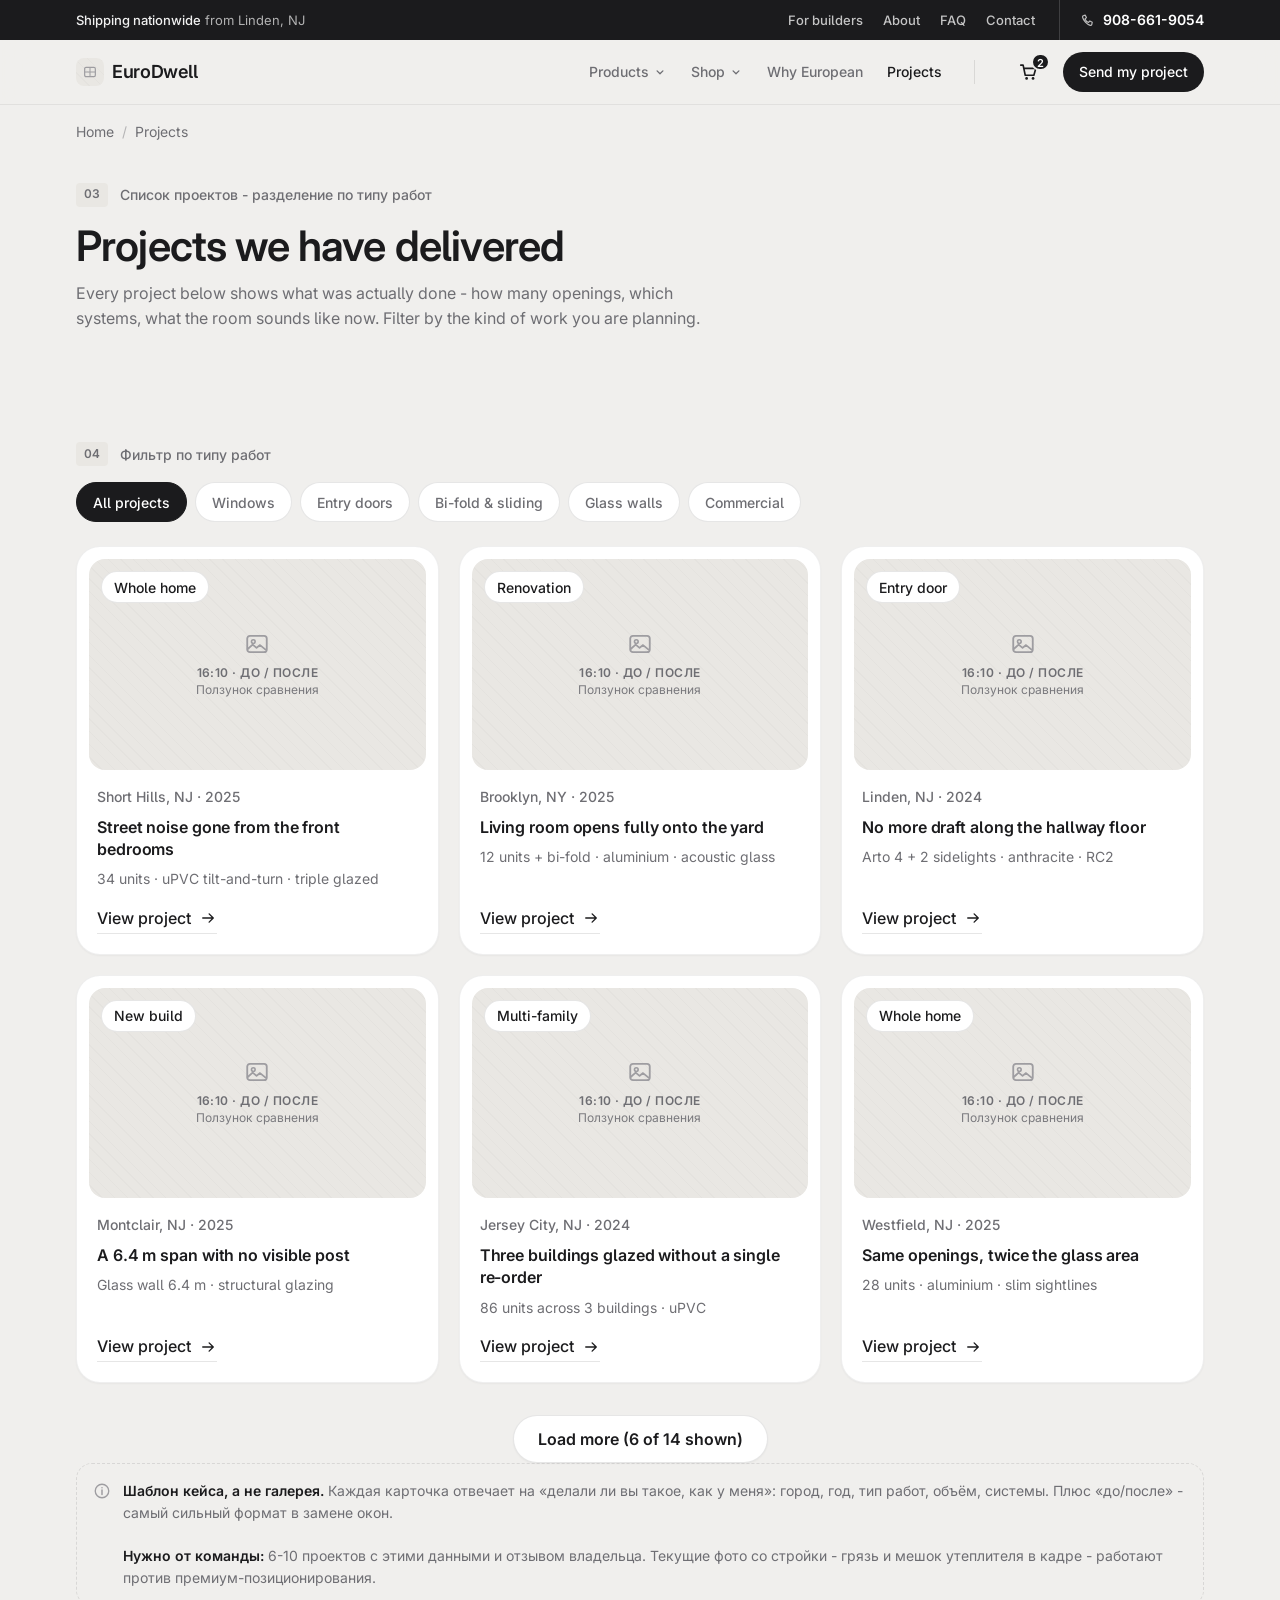
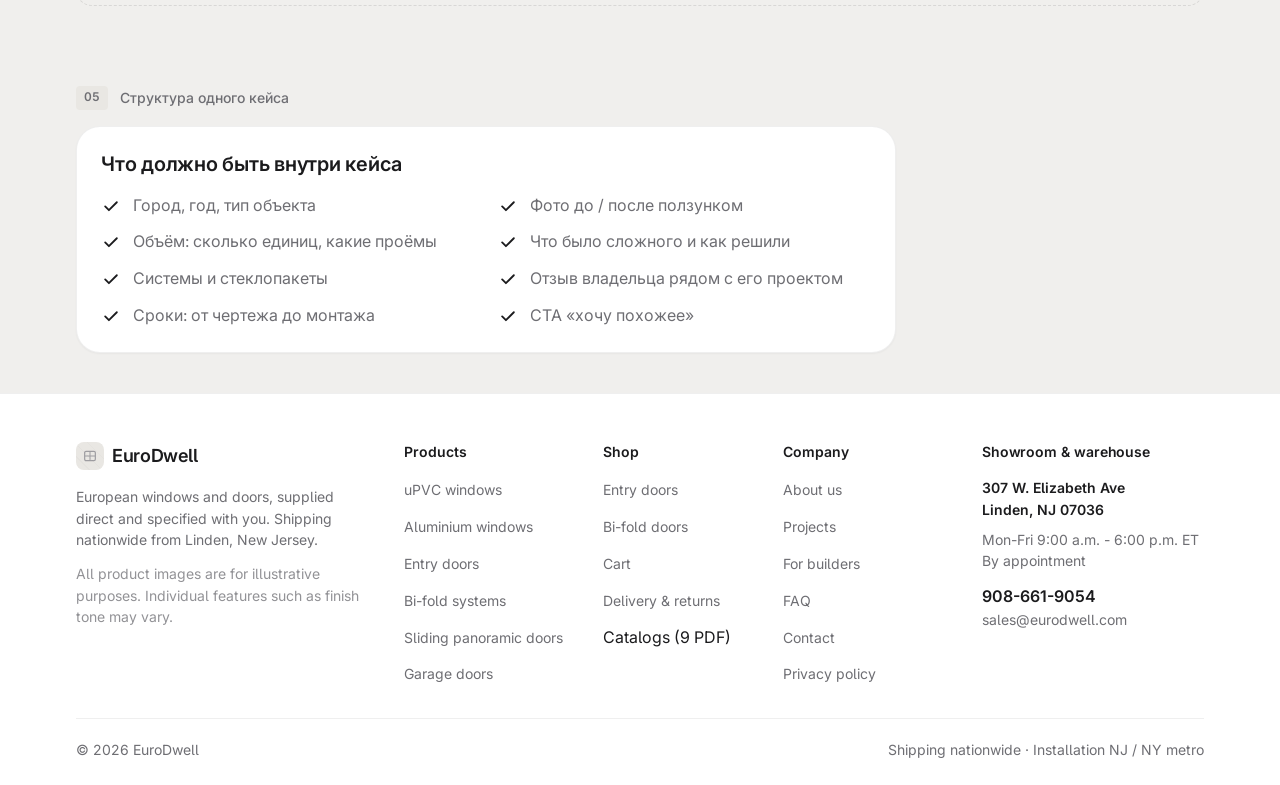
<file: projects-wireframe.html>
<!DOCTYPE html>
<html lang="en-US">
<head>
<meta charset="utf-8">
<meta name="viewport" content="width=device-width,initial-scale=1">
<!-- Microsoft Clarity: записи сессий, карты кликов и скроллов, JS-ошибки.
     Один и тот же тег на всех страницах прототипа - иначе переходы между
     ними разваливаются на отдельные сессии.
     Проверка на file:// - чтобы локальные прогоны не попадали в статистику. -->
<script>
(function(c,l,a,r,i,t,y){
  if(l.location.protocol==='file:')return;
  c[a]=c[a]||function(){(c[a].q=c[a].q||[]).push(arguments)};
  t=l.createElement(r);t.async=1;t.src="https://www.clarity.ms/tag/"+i;
  y=l.getElementsByTagName(r)[0];y.parentNode.insertBefore(t,y);
})(window, document, "clarity", "script", "xu4af9zcva");
</script>
<meta name="color-scheme" content="light">
<title>Projects | European Windows and Doors Installed - EuroDwell</title>
<meta name="description" content="Completed projects across NJ and NY: whole-home window replacements, entry doors, glass walls and multi-family buildings.">
<!-- Фавикон инлайном: прототип должен работать офлайн, без внешних файлов.
     Тот же знак, что в логотипе - рама окна с импостом. -->
<link rel="icon" href="data:image/svg+xml,%3Csvg xmlns='http://www.w3.org/2000/svg' viewBox='0 0 32 32'%3E%3Crect width='32' height='32' rx='7' fill='%231B1B1D'/%3E%3Cg stroke='%23ffffff' stroke-width='2' stroke-linecap='round' fill='none'%3E%3Crect x='8' y='8.5' width='16' height='15' rx='2'/%3E%3Cpath d='M16 8.5v15M8 16h16'/%3E%3C/g%3E%3C/svg%3E">
<link rel="preconnect" href="https://fonts.googleapis.com">
<link rel="preconnect" href="https://fonts.gstatic.com" crossorigin>
<link href="https://fonts.googleapis.com/css2?family=Inter:opsz,wght@14..32,400;14..32,500;14..32,600;14..32,700&display=swap" rel="stylesheet">
<style>
/* ═══════════════════════════════════════════════════════════════════
   EuroDwell - WIREFRAME главной
   Дисциплина Tran Mau Tri Tam: Inter 16/14, шаг 4px, радиусы 12-32,
   hairline-края. Но без цвета: акцент = более тёмный тон.
   Картинки - серые плейсхолдеры с иконкой и подписью формата.
   ═══════════════════════════════════════════════════════════════════ */

:root{
  /* Space - только кратное 4 */
  --s4:4px; --s8:8px; --s12:12px; --s16:16px; --s20:20px; --s24:24px;
  --s32:32px; --s40:40px; --s48:48px; --s64:64px; --s80:80px;

  /* Монохром. Иерархия = светлота, акцент = темнота */
  --canvas:#F0EFED;
  --surface:#FFFFFF;
  --fill:#E9E7E3;      /* плейсхолдеры, тональные панели */
  --fill2:#F5F4F2;     /* мягкая заливка */
  --ink:#1B1B1D;       /* акцент: primary-кнопка, важные цифры */
  --ink2:#6E6E73;      /* вторичный текст */
  --ink3:#9E9DA1;      /* подписи, иконки плейсхолдеров */
  --hair:rgba(27,27,29,.11);
  --hair2:rgba(27,27,29,.07);

  --r-chip:12px; --r-ctl:16px; --r-card:24px; --r-hero:32px; --r-pill:999px;
  --sh:0 1px 2px rgba(27,27,29,.04);
  --sh-lift:0 12px 28px rgba(27,27,29,.08), 0 2px 6px rgba(27,27,29,.04);

  --container:1176px;
  --header-h:64px;
  --dur:240ms; --ease:cubic-bezier(.22,1,.36,1);
}

*{box-sizing:border-box}
html{scroll-behavior:smooth;-webkit-text-size-adjust:100%}
body{
  margin:0;background:var(--canvas);color:var(--ink);
  font-family:"Inter",-apple-system,"Segoe UI",sans-serif;
  font-size:16px;font-weight:400;line-height:1.55;
  -webkit-font-smoothing:antialiased;font-feature-settings:"cv05"
}
img{max-width:100%;display:block}
a{color:inherit;text-decoration:none}
button{font:inherit}

h1,h2,h3,h4{margin:0;font-weight:600;letter-spacing:-.02em}
h1{font-size:clamp(30px,3.8vw,42px);line-height:1.1}
h2{font-size:clamp(24px,2.5vw,30px);line-height:1.18}
h3{font-size:20px;line-height:1.3;letter-spacing:-.012em}
h4{font-size:16px;line-height:1.4;letter-spacing:-.006em}
p{margin:0}

.t-sec{font-size:14px;line-height:1.5}
.t-m{color:var(--ink2)}
.t-m3{color:var(--ink3)}
.t-med{font-weight:500}.t-semi{font-weight:600}
.t-data{font-weight:700;font-size:clamp(28px,3vw,38px);line-height:1;
  letter-spacing:-.025em;font-variant-numeric:tabular-nums;white-space:nowrap}
.t-data--sm{font-size:22px}
.eyebrow{font-size:14px;font-weight:500;color:var(--ink2);margin:0}

:focus-visible{outline:2px solid var(--ink);outline-offset:3px;border-radius:var(--s8)}
::selection{background:var(--ink);color:#fff}

.wrap{max-width:var(--container);margin-inline:auto;padding-inline:var(--s24)}
.sec{padding-block:var(--s64)}
.sec--sm{padding-block:var(--s40)}
h1,h2,h3{scroll-margin-top:calc(var(--header-h) + var(--s24))}

.skiplink{position:absolute;left:-9999px;top:0;z-index:200;background:var(--ink);
  color:#fff;padding:var(--s12) var(--s20);border-radius:0 0 var(--r-chip) 0;font-weight:500}
.skiplink:focus{left:0}

/* ── Нумерация блоков: для правок на созвоне ── */
.bnum{
  display:inline-flex;align-items:center;justify-content:center;
  min-width:28px;height:24px;padding:0 var(--s8);border-radius:var(--s4);
  background:var(--fill);color:var(--ink2);
  font-size:12px;font-weight:600;font-variant-numeric:tabular-nums;
  letter-spacing:.02em;flex-shrink:0
}
.blabel{display:flex;align-items:center;gap:var(--s12);margin-bottom:var(--s16)}
.blabel .eyebrow{margin:0}

/* ── Аннотация для команды ── */
.note{
  display:flex;gap:var(--s12);align-items:flex-start;
  border:1px dashed var(--hair);border-radius:var(--r-ctl);
  padding:var(--s16);background:transparent;font-size:14px;color:var(--ink2)
}
.note b{color:var(--ink);font-weight:600}
.note svg{flex:0 0 18px;color:var(--ink3);margin-top:2px}
.note--tight{padding:var(--s12) var(--s16)}

/* ── Плейсхолдер изображения ── */
.ph{
  position:relative;background:var(--fill);border-radius:var(--r-ctl);
  display:grid;place-items:center;overflow:hidden;color:var(--ink3)
}
.ph::before{
  content:"";position:absolute;inset:0;opacity:.5;
  background-image:repeating-linear-gradient(45deg,
    rgba(27,27,29,.045) 0 1px, transparent 1px 9px)
}
.ph__in{position:relative;display:flex;flex-direction:column;align-items:center;
  gap:var(--s8);text-align:center;padding:var(--s16);max-width:320px}
.ph__t{font-size:12px;font-weight:600;letter-spacing:.04em;text-transform:uppercase;
  color:var(--ink2);line-height:1.4}
.ph--hero{aspect-ratio:4/3.2;border-radius:var(--r-hero)}
.ph--43{aspect-ratio:4/3}
.ph--169{aspect-ratio:16/10}
.ph--logo{aspect-ratio:5/2;border-radius:var(--s8)}

/* ── Buttons: акцент = тёмная заливка ── */
.btn{
  display:inline-flex;align-items:center;justify-content:center;gap:var(--s8);
  min-height:48px;padding:0 var(--s24);border:0;cursor:pointer;
  font-size:16px;font-weight:500;border-radius:var(--r-pill);white-space:nowrap;
  transition:transform var(--dur) var(--ease),background var(--dur) var(--ease),
             box-shadow var(--dur) var(--ease)
}
.btn:active{transform:scale(.97)}
.btn--primary{background:var(--ink);color:#fff}
.btn--primary:hover{background:#000}
.btn--white{background:var(--surface);color:var(--ink);font-weight:600;
  border:1px solid var(--hair);box-shadow:var(--sh)}
.btn--white:hover{background:var(--fill2)}
.btn--ghost{background:transparent;color:var(--ink);font-weight:500;
  border:1px solid var(--hair)}
.btn--ghost:hover{background:var(--fill2)}
.btn--soft{background:var(--fill);color:var(--ink);font-weight:500}
.btn--soft:hover{background:#DFDCD7}
.btn--sm{min-height:40px;padding:0 var(--s16);font-size:14px}
.btn--full{width:100%}

.alink{display:inline-flex;align-items:center;gap:var(--s8);font-weight:500;
  color:var(--ink);border-bottom:1px solid var(--hair);padding-bottom:2px;
  transition:gap var(--dur) var(--ease),border-color var(--dur) var(--ease)}
.alink:hover{gap:var(--s12);border-color:var(--ink)}

/* ── Cards / panels ── */
.card{background:var(--surface);border:1px solid var(--hair2);
  border-radius:var(--r-card);padding:var(--s24);box-shadow:var(--sh)}
.panel{background:var(--fill);border-radius:var(--r-card);padding:var(--s16)}
.panel--lg{padding:var(--s24)}

.chip{width:48px;height:48px;flex:0 0 48px;border-radius:var(--r-chip);
  background:var(--fill);color:var(--ink);display:grid;place-items:center}
.chip--sm{width:40px;height:40px;flex-basis:40px;border-radius:10px}
.chip--n{font-weight:600;font-size:16px}

.tag{display:inline-flex;align-items:center;gap:var(--s8);height:32px;padding:0 var(--s12);
  border-radius:var(--r-pill);background:var(--fill);color:var(--ink);
  font-size:14px;font-weight:500;white-space:nowrap}
.tag--dark{background:var(--ink);color:#fff}
.tag--onph{background:var(--surface);color:var(--ink);border:1px solid var(--hair)}

.g{display:grid}
.g2{grid-template-columns:repeat(2,minmax(0,1fr))}
.g3{grid-template-columns:repeat(3,minmax(0,1fr))}
.g4{grid-template-columns:repeat(4,minmax(0,1fr))}
.gap12{gap:var(--s12)}.gap16{gap:var(--s16)}.gap20{gap:var(--s20)}
.gap24{gap:var(--s24)}.gap40{gap:var(--s40)}

.shead{max-width:640px;margin-bottom:var(--s32)}
.shead h2{margin-bottom:var(--s12)}
.shead>p{color:var(--ink2)}

/* ── Header ── */
.hdr{position:sticky;top:0;z-index:60;background:rgba(240,239,237,.9);
  backdrop-filter:blur(14px);border-bottom:1px solid var(--hair2)}
.hdr__in{display:flex;align-items:center;gap:var(--s24);height:var(--header-h)}
.logo{display:flex;align-items:center;gap:var(--s8);font-size:18px;font-weight:600;
  letter-spacing:-.02em;flex-shrink:0}
.nav{display:flex;align-items:center;gap:var(--s24);margin-left:auto}
/* разделитель между навигацией и зоной действий */
.hdr__sep{width:1px;height:24px;background:var(--hair);flex-shrink:0;margin-inline:var(--s8)}

/* ── Мега-меню: группировка категорий (I5) ── */
.hdr__in{position:relative}
.nav__has{position:relative}
.nav__t{display:inline-flex;align-items:center;gap:var(--s4);min-height:40px;padding:0;
  background:none;border:0;cursor:pointer;font-size:14px;font-weight:500;color:var(--ink2);
  transition:color var(--dur) var(--ease)}
.nav__t:hover,.nav__t[aria-expanded="true"]{color:var(--ink)}
.nav__t svg{transition:transform var(--dur) var(--ease)}
.nav__t[aria-expanded="true"] svg{transform:rotate(180deg)}
.mm{
  position:absolute;left:0;right:0;top:100%;z-index:59;
  background:var(--surface);border-bottom:1px solid var(--hair);
  box-shadow:0 16px 32px rgba(27,27,29,.10)
}
.mm[hidden]{display:none}
.mm__in{display:grid;grid-template-columns:repeat(4,minmax(0,1fr));
  column-gap:var(--s32);row-gap:var(--s24);padding-block:var(--s32) var(--s24)}
.mm__in--sm{grid-template-columns:minmax(0,1fr) minmax(0,2fr)}
.mm__col{display:flex;flex-direction:column;gap:var(--s12);min-width:0}
.mm__h{font-size:12px;font-weight:600;letter-spacing:.08em;text-transform:uppercase;
  color:var(--ink3);margin:0 0 var(--s4)}
.mm__col a{font-size:15px;font-weight:500;color:var(--ink);display:flex;align-items:center;
  gap:var(--s8);min-height:28px}
.mm__col a:hover{color:var(--ink);text-decoration:underline;text-underline-offset:3px}
.mm__foot{grid-column:1/-1;display:flex;gap:var(--s32);flex-wrap:wrap;
  padding-top:var(--s20);border-top:1px solid var(--hair2)}
.mm__note{align-self:center;padding-left:var(--s24);border-left:1px solid var(--hair2)}

/* ── Корзина: перед CTA, с отбивкой ── */
.cart{position:relative;width:44px;height:44px;display:grid;place-items:center;
  border-radius:var(--r-chip);color:var(--ink);
  transition:background var(--dur) var(--ease)}
.cart:hover{background:var(--fill)}
.cart__n{position:absolute;top:3px;right:1px;min-width:18px;height:18px;padding:0 4px;
  border-radius:var(--r-pill);background:var(--ink);color:#fff;
  font-size:11px;font-weight:600;display:grid;place-items:center;
  border:2px solid var(--canvas)}

/* ── Группы категорий на главной ── */
.cgroup{margin-bottom:var(--s32)}
.cgroup:last-child{margin-bottom:0}
.cgroup__h{display:flex;align-items:baseline;gap:var(--s12);margin-bottom:var(--s16)}
.cgroup__h h3{font-size:16px;font-weight:600;margin:0}
.cgroup__h span{font-size:14px;color:var(--ink3)}
.cgroup__l{flex:1;height:1px;background:var(--hair2)}
.nav a{font-size:14px;font-weight:500;color:var(--ink2);display:inline-flex;
  align-items:center;gap:var(--s4);min-height:40px}
.nav a:hover,.nav a[aria-current]{color:var(--ink)}
.hdr__act{display:flex;align-items:center;gap:var(--s12);flex-shrink:0}
.tel{display:inline-flex;align-items:center;gap:var(--s8);min-height:44px;
  font-size:14px;font-weight:600;white-space:nowrap}
.tel .chip{width:36px;height:36px;flex-basis:36px;border-radius:10px}
.burger{display:none;width:44px;height:44px;align-items:center;justify-content:center;
  background:var(--surface);border:1px solid var(--hair);border-radius:var(--r-chip);cursor:pointer}
.geobar{background:var(--ink);color:rgba(255,255,255,.72);font-size:13px;padding:var(--s8) 0}
.geobar .wrap{display:flex;gap:var(--s24);justify-content:center;flex-wrap:wrap}
.geobar b{color:#fff;font-weight:500}

/* ── Верхняя тёмная строка: гео + вторичные страницы + телефон ── */
.topbar{background:var(--ink);color:rgba(255,255,255,.66);font-size:13px}
.topbar__in{display:flex;align-items:center;gap:var(--s24);min-height:40px}
.topbar__l{display:flex;align-items:center;gap:var(--s12);flex-shrink:0}
.topbar__l b{color:rgba(255,255,255,.94);font-weight:500}
.topbar__sep{width:1px;height:12px;background:rgba(255,255,255,.2);flex-shrink:0}
.topbar__nav{display:flex;align-items:center;gap:var(--s20);margin-left:auto}
.topbar__nav a{color:rgba(255,255,255,.74);font-weight:500;min-height:40px;
  display:inline-flex;align-items:center;transition:color var(--dur) var(--ease)}
.topbar__nav a:hover,.topbar__nav a[aria-current]{color:#fff}
.topbar__tel{display:inline-flex;align-items:center;gap:var(--s8);color:#fff;
  font-weight:600;font-size:14px;white-space:nowrap;flex-shrink:0;
  padding-left:var(--s20);border-left:1px solid rgba(255,255,255,.16);min-height:40px}
.topbar__tel svg{opacity:.7}

/* ── Hero ── */
.hero{padding-block:var(--s48) var(--s64)}
.hero__in{display:grid;grid-template-columns:minmax(0,1fr) minmax(0,1.02fr);
  gap:var(--s48);align-items:center}
.hero h1{margin-block:var(--s16)}
.hero__sub{font-size:16px;color:var(--ink2);max-width:46ch;margin-bottom:var(--s32)}
.hero__cta{display:flex;gap:var(--s12);flex-wrap:wrap;margin-bottom:var(--s32)}
.hero__media{position:relative}
.hero__float{position:absolute;right:-16px;bottom:-20px;background:var(--surface);
  border:1px solid var(--hair);border-radius:var(--r-card);padding:var(--s16);
  box-shadow:var(--sh-lift);display:flex;align-items:center;gap:var(--s12);max-width:256px}

.stats{display:grid;grid-template-columns:repeat(3,minmax(0,1fr));
  column-gap:var(--s24);row-gap:var(--s16)}
.stat{min-width:0}
.stat__v{display:block;margin-bottom:var(--s4)}
.stat__l{display:block;font-size:14px;color:var(--ink2);line-height:1.4}
.rate{display:inline-flex;align-items:center;gap:var(--s4)}
.rate svg{color:var(--ink)}

/* ── Списочные карточки ── */
.icard{display:flex;flex-direction:column;gap:var(--s16)}
.icard h4{margin-bottom:var(--s4)}
.icard .t-sec{color:var(--ink2)}

.split__c{display:block;transition:transform var(--dur) var(--ease),
  box-shadow var(--dur) var(--ease)}
.split__c:hover{transform:translateY(-3px);box-shadow:var(--sh-lift)}
.split__c .tag{margin-bottom:var(--s20)}
.split__c h3{margin-bottom:var(--s8)}
.split__c>p{color:var(--ink2);margin-bottom:var(--s20)}
/* пометка «ведёт на отдельную страницу» - только для вайрфрейма */
.pgtag{display:block;margin-top:var(--s12);font-size:12px;font-weight:500;
  letter-spacing:.02em;color:var(--ink3)}

/* ── Механизм: монохром, акцент = тёмное ── */
.mech{display:grid;grid-template-columns:repeat(2,minmax(0,1fr));gap:var(--s20)}
.mech__c{background:var(--surface);border:1px solid var(--hair2);border-radius:var(--r-card);
  padding:var(--s20);box-shadow:var(--sh);min-width:0;margin:0}
.mech__cap{display:flex;align-items:center;gap:var(--s8);margin-bottom:var(--s16)}
.mech__cap .dot{width:8px;height:8px;border-radius:50%;flex:0 0 8px;background:var(--ink3)}
.mech__c--eu .mech__cap .dot{background:var(--ink)}
.mech__cap span:last-child{font-size:14px;font-weight:500;color:var(--ink2)}
.mech__c--eu .mech__cap span:last-child{color:var(--ink);font-weight:600}
.mech__stage{background:var(--fill2);border:1px solid var(--hair2);
  border-radius:var(--r-ctl);padding:var(--s16);margin-bottom:var(--s16)}
.mech__svg{width:100%;height:auto;display:block}
.mech__lbl{font-family:"Inter",sans-serif;font-size:9px;font-weight:500;fill:#9E9DA1}
.mech__lbl--ink{fill:#1B1B1D;font-weight:600}
.mech__note{font-size:14px;color:var(--ink2);margin:0}
.mech__note b{color:var(--ink);font-weight:600}
.mech__ctl{display:flex;align-items:center;gap:var(--s16);margin-top:var(--s16);flex-wrap:wrap}
.mech__ctl--top{margin-top:0;margin-bottom:var(--s16)}

.air{opacity:0}
.mechbox.play .air{animation:leak 2.8s linear infinite}
.mechbox.play .a2{animation-delay:.55s}
.mechbox.play .a3{animation-delay:1.1s}
@keyframes leak{0%{opacity:0;transform:translateX(9px)}18%{opacity:1}72%{opacity:.85}
  100%{opacity:0;transform:translateX(-14px)}}
.sash,.gk,.cam__r,.pull{transform-box:fill-box}
.sash{transform-origin:center;transition:transform 820ms var(--ease)}
.gk{transform-origin:left center;transition:transform 820ms var(--ease)}
.cam__r{transform-origin:center;transition:transform 820ms var(--ease)}
.seal{opacity:0;transition:opacity 320ms var(--ease) 260ms}
.pull{opacity:1;transition:opacity 240ms var(--ease)}
.mechbox.clamped .sash{transform:translateX(-12px)}
.mechbox.clamped .gk{transform:scaleX(.44)}
.mechbox.clamped .cam__r{transform:rotate(90deg)}
.mechbox.clamped .seal{opacity:1}
.mechbox.clamped .pull{opacity:0}

/* ── Плитки категорий ── */
.tile{display:block;background:var(--surface);border:1px solid var(--hair2);
  border-radius:var(--r-card);padding:var(--s12) var(--s12) var(--s16);
  box-shadow:var(--sh);transition:transform var(--dur) var(--ease),
  box-shadow var(--dur) var(--ease)}
.tile:hover{transform:translateY(-3px);box-shadow:var(--sh-lift)}
.tile .ph{aspect-ratio:4/3}
.tile__badge{position:absolute;top:var(--s12);left:var(--s12);z-index:2}
.tile__b{display:flex;align-items:flex-start;gap:var(--s12);padding:var(--s16) var(--s8) 0}
.tile__t{min-width:0;flex:1}
.tile__t h4{margin-bottom:var(--s4);overflow:hidden;text-overflow:ellipsis;white-space:nowrap}
.tile__t .t-sec{display:block;color:var(--ink2);overflow:hidden;
  text-overflow:ellipsis;white-space:nowrap}
.tile__ar{flex:0 0 24px;color:var(--ink3);margin-top:var(--s4);
  transition:transform var(--dur) var(--ease),color var(--dur) var(--ease)}
.tile:hover .tile__ar{transform:translateX(4px);color:var(--ink)}

/* ── Steps ── */
.steps{display:flex;flex-direction:column;gap:var(--s12)}
.step{display:flex;gap:var(--s16);align-items:flex-start;background:var(--surface);
  border:1px solid var(--hair2);border-radius:var(--r-ctl);padding:var(--s20)}
.step__t{min-width:0;flex:1}
.step__t h4{margin-bottom:var(--s4)}
.step__t .t-sec{color:var(--ink2)}

/* ── Warranty ── */
.warr{display:grid;grid-template-columns:minmax(0,1fr) auto;gap:var(--s40);align-items:center}
.warr__n{display:flex;align-items:baseline;gap:var(--s12)}
.warr__n span{font-weight:700;font-size:clamp(64px,9vw,116px);line-height:.86;
  letter-spacing:-.05em;font-variant-numeric:tabular-nums;color:var(--ink)}
.warr__n small{font-size:16px;font-weight:500;color:var(--ink2)}

/* ── Cases ── */
.cs{background:var(--surface);border:1px solid var(--hair2);border-radius:var(--r-card);
  padding:var(--s12) var(--s12) var(--s20);box-shadow:var(--sh);
  display:flex;flex-direction:column;min-width:0}
.cs .ph{margin-bottom:var(--s16)}
.cs__b{padding-inline:var(--s8);display:flex;flex-direction:column;gap:var(--s8);
  flex:1;min-width:0}
.cs__meta{font-size:14px;font-weight:500;color:var(--ink2)}
.cs__facts{font-size:14px;color:var(--ink2);margin:0}
.cs__b .alink{margin-top:auto;padding-top:var(--s8);align-self:flex-start}

/* ── Logos ── */
.logos{display:grid;grid-template-columns:repeat(6,minmax(0,1fr));
  column-gap:var(--s20);row-gap:var(--s16)}

/* ── FAQ ── */
.faq{background:var(--surface);border:1px solid var(--hair2);border-radius:var(--r-card);
  box-shadow:var(--sh);overflow:hidden}
.faq__i + .faq__i{border-top:1px solid var(--hair2)}
.faq__q{width:100%;background:none;border:0;cursor:pointer;text-align:left;
  display:flex;align-items:center;gap:var(--s16);padding:var(--s20) var(--s24);
  min-height:64px;font-size:16px;font-weight:500;color:var(--ink)}
.faq__q>span:first-child{flex:1;min-width:0}
.faq__q .faq__ic{flex:0 0 32px;width:32px;height:32px;border-radius:10px;background:var(--fill);
  display:grid;place-items:center;color:var(--ink2);
  transition:transform var(--dur) var(--ease),background var(--dur) var(--ease),
             color var(--dur) var(--ease)}
.faq__i[open] .faq__ic{transform:rotate(180deg);background:var(--ink);color:#fff}
.faq__a{overflow:hidden;height:0;transition:height 320ms var(--ease)}
.faq__a>div{padding:0 var(--s24) var(--s24);color:var(--ink2);max-width:72ch}
.faq__a b{color:var(--ink);font-weight:600}

/* ── Форма ── */
.form{display:flex;flex-direction:column;gap:var(--s16)}
.frow{display:grid;grid-template-columns:repeat(2,minmax(0,1fr));gap:var(--s16)}
.field{display:flex;flex-direction:column;gap:var(--s8);min-width:0}
.field label{font-size:14px;font-weight:500}
.field label i{font-style:normal;color:var(--ink)}
.field input,.field textarea{
  width:100%;min-height:48px;padding:var(--s12) var(--s16);background:var(--fill2);
  border:1px solid var(--hair2);border-radius:var(--r-ctl);
  font:inherit;font-size:16px;color:var(--ink);
  transition:border-color var(--dur) var(--ease),background var(--dur) var(--ease),
             box-shadow var(--dur) var(--ease)}
.field textarea{min-height:100px;resize:vertical;line-height:1.5}
.field input::placeholder,.field textarea::placeholder{color:var(--ink3)}
.field input:focus,.field textarea:focus{outline:none;background:var(--surface);
  border-color:var(--ink);box-shadow:0 0 0 3px rgba(27,27,29,.10)}
.field .hint{font-size:14px;color:var(--ink2)}
.field .err{display:none;align-items:center;gap:var(--s8);font-size:14px;
  color:var(--ink);font-weight:500}
.field.bad input,.field.bad textarea{border-color:var(--ink);
  box-shadow:0 0 0 3px rgba(27,27,29,.08)}
.field.bad .err{display:flex}
.drop{display:flex;align-items:center;gap:var(--s12);min-height:64px;padding:var(--s16);
  background:var(--fill2);border:1px dashed var(--hair);border-radius:var(--r-ctl);
  cursor:pointer;font-size:14px;color:var(--ink2)}
.drop:hover{border-color:var(--ink);background:var(--surface)}
.drop input{display:none}
.drop span{min-width:0;flex:1}
.fnote{font-size:14px;color:var(--ink2);margin:0}
.falt{font-size:14px;color:var(--ink2);margin:0;padding-top:var(--s16);
  border-top:1px solid var(--hair2)}
.fdone{display:none;background:var(--surface);border:1px solid var(--hair);
  border-radius:var(--r-card);padding:var(--s32);box-shadow:var(--sh)}
.fdone h3{margin-bottom:var(--s12)}

.ticks{list-style:none;padding:0;margin:0;display:flex;flex-direction:column;gap:var(--s12)}
.ticks li{display:flex;gap:var(--s12);align-items:flex-start;font-size:16px;color:var(--ink2)}
.ticks li svg{flex:0 0 20px;color:var(--ink);margin-top:3px}

.blist{list-style:none;padding:0;margin:0;display:flex;flex-direction:column}
.blist li{display:flex;gap:var(--s12);align-items:flex-start;padding-block:var(--s16);
  font-size:16px;color:var(--ink2)}
.blist li + li{border-top:1px solid var(--hair2)}
.blist b{color:var(--ink);font-weight:600}

/* ── Footer ── */
.ftr{background:var(--surface);border-top:1px solid var(--hair2);
  padding-block:var(--s48) var(--s24)}
.ftr__g{display:grid;grid-template-columns:1.6fr .9fr .8fr .9fr 1.2fr;gap:var(--s32)}
.ftr h4{font-size:14px;font-weight:600;margin-bottom:var(--s16)}
.ftr ul{list-style:none;padding:0;margin:0;display:flex;flex-direction:column;gap:var(--s12)}
.ftr a,.ftr p{font-size:14px;color:var(--ink2)}
.ftr a:hover{color:var(--ink)}
.ftr__b{display:flex;justify-content:space-between;gap:var(--s24);flex-wrap:wrap;
  margin-top:var(--s32);padding-top:var(--s20);border-top:1px solid var(--hair2);
  font-size:14px;color:var(--ink2)}

/* ═══ Страница категории ═══ */
.crumbs{font-size:14px;color:var(--ink2);padding-block:var(--s16) 0}
.crumbs a:hover{color:var(--ink);text-decoration:underline;text-underline-offset:3px}
.crumbs span{opacity:.45;margin-inline:var(--s8)}

.chero{padding-block:var(--s32) var(--s48)}
.chero__in{display:grid;grid-template-columns:minmax(0,1fr) minmax(0,1.02fr);
  gap:var(--s48);align-items:center}
.chero h1{margin-block:var(--s16);font-size:clamp(28px,3.4vw,38px)}

/* таблицы сравнения */
/* overflow-x:auto прокручивает таблицу, но НЕ отсекает её min-content:
   640px «просачиваются» вверх по дереву, Chrome на мобильном решает, что страница
   не помещается, и расширяет layout viewport - вся вёрстка уезжает вправо.
   contain:inline-size делает ширину контейнера независимой от содержимого. */
.tscroll{overflow-x:auto;-webkit-overflow-scrolling:touch;max-width:100%;
  contain:inline-size}
.cmp{width:100%;border-collapse:collapse;font-size:15px;min-width:640px}
.cmp th,.cmp td{padding:var(--s16);text-align:left;vertical-align:top;
  border-bottom:1px solid var(--hair2)}
.cmp thead th{font-size:12px;letter-spacing:.08em;text-transform:uppercase;
  color:var(--ink3);font-weight:600;border-bottom:1px solid var(--ink)}
.cmp th:first-child{width:22%;font-weight:600;color:var(--ink);font-size:15px;
  letter-spacing:0;text-transform:none}
.cmp .col-eu{background:var(--fill2);border-left:3px solid var(--ink)}
.cmp thead .col-eu{color:var(--ink);font-weight:700}
.cmp tbody .col-eu{font-weight:500}
.cmp__span{background:var(--fill);font-size:14px;color:var(--ink2)}
/* nowrap нужен коротким пропускам вида «0.__ CFM», но длинная пометка
   с ним раздувает таблицу и вместе с ней всю страницу на мобильном */
.todo{color:var(--ink);font-weight:600;background:var(--fill);
  padding:2px var(--s8);border-radius:var(--s4);white-space:nowrap}
.todo--wrap{white-space:normal;display:inline-block}

/* спеки */
.specs{width:100%;border-collapse:collapse;font-size:15px}
.specs th,.specs td{padding:var(--s12) 0;text-align:left;vertical-align:top;
  border-bottom:1px solid var(--hair2)}
.specs th{font-weight:400;color:var(--ink2);width:46%}
.specs td{font-weight:600;font-variant-numeric:tabular-nums}

/* карточка с акцентом */
.card--mark{border-color:var(--ink);box-shadow:0 0 0 3px rgba(27,27,29,.06)}

/* формы окон */
.shapes{display:grid;grid-template-columns:repeat(6,minmax(0,1fr));gap:var(--s16)}
.shape{aspect-ratio:1;border:1px solid var(--hair2);border-radius:var(--r-ctl);
  background:var(--surface);display:flex;flex-direction:column;align-items:center;
  justify-content:center;gap:var(--s8);padding:var(--s16);box-shadow:var(--sh)}
.shape svg{width:100%;max-width:64px;height:auto;color:var(--ink2)}
.shape span{font-size:12px;font-weight:500;color:var(--ink3);text-align:center;line-height:1.3}

/* опции */
.opt{background:var(--surface);border:1px solid var(--hair2);border-radius:var(--r-card);
  overflow:hidden;box-shadow:var(--sh)}
.opt__h{padding:var(--s16) var(--s20);border-bottom:1px solid var(--hair2);
  background:var(--fill2);font-size:16px;font-weight:600}
.opt__b{padding:var(--s20);font-size:14px;color:var(--ink2)}
.sw{display:flex;gap:var(--s8);flex-wrap:wrap;margin-bottom:var(--s12)}
.sw i{width:32px;height:32px;border-radius:var(--s8);border:1px solid var(--hair);display:block}

/* таймлайн */
.tl{display:grid;grid-template-columns:repeat(4,minmax(0,1fr));gap:var(--s24)}
.tl__i{position:relative;padding-top:var(--s24);min-width:0}
.tl__i::before{content:"";position:absolute;top:5px;left:0;right:0;height:1px;background:var(--hair)}
.tl__i::after{content:"";position:absolute;top:1px;left:0;width:9px;height:9px;
  border-radius:50%;background:var(--ink)}
.tl__t{font-size:12px;font-weight:600;letter-spacing:.08em;text-transform:uppercase;
  color:var(--ink3);display:block;margin-bottom:var(--s8)}
.tl__i h4{margin-bottom:var(--s8)}
.tl__i p{font-size:14px;color:var(--ink2);margin:0}

/* мостик */
.bridge{display:flex;gap:var(--s32);align-items:center;justify-content:space-between;
  background:var(--surface);border:1px solid var(--hair2);border-left:3px solid var(--ink);
  border-radius:var(--r-card);padding:var(--s24) var(--s32);box-shadow:var(--sh);flex-wrap:wrap}

/* ═══════════════════════════════════════════════════════
   МАГАЗИН: листинг, фильтры, карточка товара, корзина
   ═══════════════════════════════════════════════════════ */

/* ── Полоска доверия магазина ── */
.tstrip{display:flex;gap:var(--s24);flex-wrap:wrap;background:var(--fill);
  border-radius:var(--r-ctl);padding:var(--s16) var(--s20);font-size:14px;color:var(--ink2)}
.tstrip span{display:inline-flex;align-items:center;gap:var(--s8)}
.tstrip b{color:var(--ink);font-weight:600}

/* ── Раскладка листинга ── */
.shop{display:grid;grid-template-columns:264px minmax(0,1fr);gap:var(--s32);align-items:start}
.fbar{display:flex;align-items:center;justify-content:space-between;gap:var(--s16);
  margin-bottom:var(--s20);flex-wrap:wrap}
.fbar__n{font-size:14px;color:var(--ink2)}
.fbar__n b{color:var(--ink);font-weight:600}
.fbar__r{display:flex;align-items:center;gap:var(--s12)}
.sel{height:40px;padding:0 var(--s12);border:1px solid var(--hair);border-radius:var(--r-chip);
  background:var(--surface);font:inherit;font-size:14px;color:var(--ink);cursor:pointer}
.mfilt{display:none}

/* применённые фильтры чипами */
.chips{display:flex;gap:var(--s8);flex-wrap:wrap;margin-bottom:var(--s16)}
.chip-f{display:inline-flex;align-items:center;gap:var(--s8);height:32px;padding:0 var(--s8) 0 var(--s12);
  border-radius:var(--r-pill);background:var(--ink);color:#fff;font-size:13px;font-weight:500}
.chip-f button{width:18px;height:18px;border:0;border-radius:50%;background:rgba(255,255,255,.22);
  color:#fff;cursor:pointer;display:grid;place-items:center;font-size:11px;line-height:1;padding:0}
.chips .alink{align-self:center;font-size:13px}

/* панель фильтров */
.filters{background:var(--surface);border:1px solid var(--hair2);border-radius:var(--r-card);
  box-shadow:var(--sh);overflow:hidden;position:sticky;top:calc(var(--header-h) + 16px)}
.fgrp{border-bottom:1px solid var(--hair2);padding:var(--s16) var(--s20)}
.fgrp:last-child{border-bottom:0}
.fgrp__h{display:flex;align-items:center;justify-content:space-between;gap:var(--s8);
  font-size:14px;font-weight:600;margin-bottom:var(--s12)}
.fopt{display:flex;align-items:center;gap:var(--s12);min-height:32px;font-size:14px;
  color:var(--ink2);cursor:pointer}
.fopt input{width:18px;height:18px;accent-color:var(--ink);flex-shrink:0;margin:0}
.fopt span{flex:1;min-width:0}
.fopt em{font-style:normal;color:var(--ink3);font-size:13px;font-variant-numeric:tabular-nums}
.fopt.off{opacity:.42;cursor:not-allowed}
.fsw{display:flex;gap:var(--s8);flex-wrap:wrap}
.fsw i{width:32px;height:32px;border-radius:var(--s8);border:1px solid var(--hair);
  display:block;cursor:pointer;transition:box-shadow var(--dur) var(--ease)}
.fsw i:hover{box-shadow:0 0 0 2px var(--ink)}
.fsize{display:flex;align-items:center;gap:var(--s8)}
.fsize input{width:100%;min-width:0;height:40px;padding:0 var(--s12);background:var(--fill2);
  border:1px solid var(--hair2);border-radius:var(--r-chip);font:inherit;font-size:14px}
.fsize span{color:var(--ink3);flex-shrink:0}
.fpre{display:flex;gap:var(--s8);flex-wrap:wrap;margin-top:var(--s8)}
.fpre button{height:28px;padding:0 var(--s12);border:1px solid var(--hair);border-radius:var(--r-pill);
  background:var(--surface);font:inherit;font-size:13px;color:var(--ink2);cursor:pointer}
.fpre button:hover{border-color:var(--ink);color:var(--ink)}
.fmore{width:100%;min-height:44px;background:var(--fill2);border:0;border-top:1px solid var(--hair2);
  font:inherit;font-size:14px;font-weight:500;color:var(--ink);cursor:pointer}

/* ── Плитка товара с ценой ── */
.pgrid{display:grid;grid-template-columns:repeat(3,minmax(0,1fr));gap:var(--s20)}
.pcard{background:var(--surface);border:1px solid var(--hair2);border-radius:var(--r-card);
  padding:var(--s12);box-shadow:var(--sh);display:flex;flex-direction:column;min-width:0;
  transition:transform var(--dur) var(--ease),box-shadow var(--dur) var(--ease)}
.pcard:hover{transform:translateY(-3px);box-shadow:var(--sh-lift)}
.pcard .ph{aspect-ratio:4/3;margin-bottom:var(--s16)}
.pcard__badge{position:absolute;top:var(--s12);left:var(--s12);z-index:2}
.pcard__b{padding:0 var(--s8) var(--s4);display:flex;flex-direction:column;gap:var(--s8);
  flex:1;min-width:0}
.pcard__eyebrow{font-size:12px;font-weight:600;letter-spacing:.08em;text-transform:uppercase;
  color:var(--ink3)}
.pcard__b h4{margin:0;overflow:hidden;text-overflow:ellipsis;white-space:nowrap}
.pcard__spec{font-size:13px;color:var(--ink2);margin:0;overflow:hidden;
  text-overflow:ellipsis;white-space:nowrap}
.pcard__sw{display:flex;gap:6px;align-items:center}
.pcard__sw i{width:18px;height:18px;border-radius:50%;border:1px solid var(--hair);display:block}
.pcard__sw em{font-style:normal;font-size:12px;color:var(--ink3);margin-left:2px}
.pcard__price{display:flex;align-items:baseline;gap:var(--s8);margin-top:var(--s4)}
.pcard__price b{font-size:22px;font-weight:700;letter-spacing:-.02em;font-variant-numeric:tabular-nums;
  white-space:nowrap}
/* «from» - служебное слово, не должно читаться как часть суммы */
.pcard__price b i{font-style:normal;font-size:13px;font-weight:500;color:var(--ink2);
  letter-spacing:0;margin-right:2px}
.pcard__price span{font-size:12px;color:var(--ink3)}
.pcard__lead{font-size:13px;color:var(--ink2);display:inline-flex;align-items:center;gap:6px}
.pcard__lead i{width:6px;height:6px;border-radius:50%;background:var(--ink);display:block;flex-shrink:0}
.pcard__lead.slow i{background:var(--ink3)}
.pcard .btn{margin-top:var(--s12)}

/* ── Карточка товара (PDP) ── */
.pdp{display:grid;grid-template-columns:minmax(0,1.05fr) minmax(0,.95fr);gap:var(--s40);
  align-items:start}
.gal__main{margin-bottom:var(--s12)}
.gal__main .ph{aspect-ratio:4/3;border-radius:var(--r-card)}
.gal__thumbs{display:grid;grid-template-columns:repeat(4,minmax(0,1fr));gap:var(--s12)}
.gal__thumbs .ph{aspect-ratio:1;border-radius:var(--r-chip);cursor:pointer}
.gal__thumbs .ph.on{outline:2px solid var(--ink);outline-offset:2px}

.pdp__side{position:sticky;top:calc(var(--header-h) + 16px);min-width:0}
/* две вторичные кнопки: nowrap внутри .btn не даёт колонке сжаться,
   поэтому на узких экранах они переходят в столбик */
.pdp__acts{display:grid;grid-template-columns:1fr 1fr;gap:var(--s12);margin-top:var(--s12)}
.pdp__acts .btn{min-width:0}
.pdp__eyebrow{font-size:12px;font-weight:600;letter-spacing:.08em;text-transform:uppercase;
  color:var(--ink3);margin-bottom:var(--s8)}
.pdp__rate{display:inline-flex;align-items:center;gap:var(--s8);font-size:14px;color:var(--ink2);
  margin-block:var(--s12)}
.pdp__price{display:flex;align-items:baseline;gap:var(--s12);margin-block:var(--s16) var(--s4)}
.pdp__price b{font-size:34px;font-weight:700;letter-spacing:-.025em;font-variant-numeric:tabular-nums}
.pdp__pnote{font-size:13px;color:var(--ink2);margin:0 0 var(--s20)}

/* конфигуратор */
.cfg{background:var(--surface);border:1px solid var(--hair2);border-radius:var(--r-card);
  box-shadow:var(--sh);overflow:hidden;margin-bottom:var(--s20)}
.cfg__g{padding:var(--s16) var(--s20);border-bottom:1px solid var(--hair2)}
.cfg__h{display:flex;align-items:center;gap:var(--s8);font-size:14px;font-weight:600;
  margin-bottom:var(--s12)}
.cfg__h b{width:20px;height:20px;border-radius:50%;background:var(--fill);color:var(--ink2);
  font-size:11px;font-weight:600;display:grid;place-items:center;flex-shrink:0}
.cfg__hint{font-size:13px;color:var(--ink3);margin:var(--s8) 0 0;display:flex;gap:6px}
.seg{display:flex;gap:var(--s8);flex-wrap:wrap}
.seg button{min-height:40px;padding:0 var(--s16);border:1px solid var(--hair);
  border-radius:var(--r-chip);background:var(--surface);font:inherit;font-size:14px;
  font-weight:500;color:var(--ink2);cursor:pointer;display:inline-flex;align-items:center;gap:var(--s8);
  transition:border-color var(--dur) var(--ease),color var(--dur) var(--ease),background var(--dur) var(--ease)}
.seg button:hover{border-color:var(--ink3)}
.seg button[aria-pressed="true"]{background:var(--ink);border-color:var(--ink);color:#fff}
.seg button i{font-style:normal;font-size:12px;opacity:.7;font-variant-numeric:tabular-nums}
.cfg__sw{display:flex;gap:var(--s8);flex-wrap:wrap;align-items:center}
.cfg__sw button{width:36px;height:36px;border-radius:var(--s8);border:1px solid var(--hair);
  cursor:pointer;padding:0}
.cfg__sw button[aria-pressed="true"]{outline:2px solid var(--ink);outline-offset:2px}
.cfg__sw .more{width:auto;padding:0 var(--s12);height:36px;background:var(--fill2);
  font:inherit;font-size:13px;color:var(--ink2)}
.cfg__adv{width:100%;min-height:44px;background:var(--fill2);border:0;font:inherit;font-size:14px;
  font-weight:500;color:var(--ink);cursor:pointer;text-align:left;padding-inline:var(--s20)}
.cfg__sum{padding:var(--s16) var(--s20);background:var(--fill2)}
.cfg__row{display:flex;justify-content:space-between;gap:var(--s12);font-size:14px;
  color:var(--ink2);padding-block:4px}
.cfg__row b{color:var(--ink);font-weight:500;font-variant-numeric:tabular-nums}
.cfg__row--tot{border-top:1px solid var(--hair);margin-top:var(--s8);padding-top:var(--s12);
  font-size:16px;color:var(--ink)}
.cfg__row--tot b{font-weight:700;font-size:20px}

.plist{list-style:none;padding:0;margin:var(--s20) 0 0;display:flex;flex-direction:column;gap:var(--s12)}
.plist li{display:flex;gap:var(--s12);align-items:flex-start;font-size:14px;color:var(--ink2)}
.plist li svg{flex:0 0 18px;color:var(--ink);margin-top:2px}

/* что входит / не входит */
.incl{display:grid;grid-template-columns:repeat(2,minmax(0,1fr));gap:var(--s32)}
.incl ul{list-style:none;padding:0;margin:0;display:flex;flex-direction:column;gap:var(--s12)}
.incl li{display:flex;gap:var(--s12);font-size:15px;color:var(--ink2)}
.incl li svg{flex:0 0 18px;margin-top:3px}
.incl--no li svg{color:var(--ink3)}
.incl--no li{color:var(--ink3)}

/* sticky bar товара */
.pbar{position:fixed;left:0;right:0;bottom:0;z-index:69;display:none;
  background:rgba(255,255,255,.96);backdrop-filter:blur(14px);border-top:1px solid var(--hair);
  padding:var(--s12) 0}
.pbar.on{display:block}
.pbar__in{display:flex;align-items:center;gap:var(--s16)}
.pbar .ph{width:44px;height:44px;flex:0 0 44px;border-radius:var(--s8)}
.pbar__t{min-width:0;flex:1}
.pbar__t b{display:block;font-size:15px;font-weight:600;overflow:hidden;
  text-overflow:ellipsis;white-space:nowrap}
.pbar__t span{font-size:13px;color:var(--ink2)}
.pbar__p{font-size:20px;font-weight:700;font-variant-numeric:tabular-nums;flex-shrink:0}

/* ── Корзина ── */
.steps-h{display:flex;align-items:center;gap:var(--s12);flex-wrap:wrap;margin-bottom:var(--s32)}
.steps-h span{display:inline-flex;align-items:center;gap:var(--s8);font-size:14px;color:var(--ink3)}
.steps-h span b{width:24px;height:24px;border-radius:50%;background:var(--fill);color:var(--ink2);
  font-size:12px;font-weight:600;display:grid;place-items:center}
.steps-h span.on{color:var(--ink);font-weight:600}
.steps-h span.on b{background:var(--ink);color:#fff}
.steps-h i{width:24px;height:1px;background:var(--hair);flex-shrink:0}

.cartl{display:grid;grid-template-columns:minmax(0,1fr) 360px;gap:var(--s32);align-items:start}
.citem{display:grid;grid-template-columns:96px minmax(0,1fr) auto;gap:var(--s16);
  padding:var(--s20) 0;border-bottom:1px solid var(--hair2)}
.citem .ph{aspect-ratio:1;border-radius:var(--r-chip)}
.citem__t{min-width:0}
.citem__t h4{margin-bottom:var(--s8)}
.citem__cfg{display:flex;flex-wrap:wrap;gap:var(--s8);margin-bottom:var(--s12)}
.citem__cfg span{font-size:12px;padding:3px var(--s8);border-radius:var(--s4);background:var(--fill);
  color:var(--ink2)}
.citem__act{display:flex;gap:var(--s16);font-size:13px}
.citem__r{text-align:right;display:flex;flex-direction:column;gap:var(--s12);align-items:flex-end}
.citem__p{font-size:18px;font-weight:700;font-variant-numeric:tabular-nums;white-space:nowrap}
.qty{display:inline-flex;align-items:center;border:1px solid var(--hair);border-radius:var(--r-chip);
  overflow:hidden}
.qty button{width:34px;height:36px;border:0;background:var(--surface);font:inherit;font-size:16px;
  color:var(--ink);cursor:pointer}
.qty button:hover{background:var(--fill)}
.qty span{width:36px;text-align:center;font-size:14px;font-weight:600;font-variant-numeric:tabular-nums}

.sumbox{background:var(--surface);border:1px solid var(--hair2);border-radius:var(--r-card);
  box-shadow:var(--sh);padding:var(--s24);position:sticky;top:calc(var(--header-h) + 16px)}
.sumbox__row{display:flex;justify-content:space-between;gap:var(--s12);font-size:15px;
  color:var(--ink2);padding-block:var(--s8)}
.sumbox__row b{color:var(--ink);font-weight:500;font-variant-numeric:tabular-nums}
.sumbox__tot{border-top:1px solid var(--hair);margin-top:var(--s12);padding-top:var(--s16);
  display:flex;justify-content:space-between;align-items:baseline;gap:var(--s12)}
.sumbox__tot b{font-size:26px;font-weight:700;font-variant-numeric:tabular-nums}
.radio{display:flex;gap:var(--s12);align-items:flex-start;padding:var(--s12);
  border:1px solid var(--hair);border-radius:var(--r-chip);cursor:pointer;font-size:14px}
.radio:has(input:checked){border-color:var(--ink);background:var(--fill2)}
.radio input{width:18px;height:18px;accent-color:var(--ink);margin:2px 0 0;flex-shrink:0}
.radio div{min-width:0;flex:1}
.radio>div>b{display:block;font-weight:600;color:var(--ink);margin-bottom:2px}
/* жирное внутри описания остаётся в строке, а не превращается в блок */
.radio span b{display:inline;font-weight:600;color:var(--ink)}
.radio span{color:var(--ink2)}
/* широкий вариант: цена справа в той же строке, что название */
.radio--wide{padding:var(--s16)}
.radio--wide>div>b{display:flex;align-items:center;justify-content:space-between;gap:var(--s12)}
.radio__p{font-weight:500;color:var(--ink2);font-size:13px;white-space:nowrap}
.pms{display:inline-flex;gap:var(--s4);flex-shrink:0}
.pmi{display:inline-flex;align-items:center;height:20px;padding:0 var(--s4);
  border:1px solid var(--hair);border-radius:4px;background:var(--surface);
  font-size:10px;font-weight:700;letter-spacing:.04em;color:var(--ink2)}
.radio code{font-size:12px;background:var(--fill);padding:1px 4px;border-radius:4px}

/* пройденный шаг чекаута */
.steps-h span.done{color:var(--ink2)}
.steps-h span.done b{background:var(--ink2);color:#fff}

/* три поля в ряд: город / штат / ZIP */
.frow3{display:grid;grid-template-columns:1.5fr .8fr 1fr;gap:var(--s16)}
.frow3 .sel{height:48px}

/* разбивка «сегодня / при отгрузке» - 50/50 арифметикой, а не сноской */
.split{margin-top:var(--s20);border-top:1px solid var(--hair);padding-top:var(--s16);
  display:flex;flex-direction:column;gap:var(--s12)}
.split__r{display:flex;justify-content:space-between;align-items:flex-start;gap:var(--s12);font-size:15px}
.split__r>span{display:flex;flex-direction:column}
.split__r b{color:var(--ink);font-weight:600;font-variant-numeric:tabular-nums;white-space:nowrap}
.split__r em{font-style:normal;font-size:12px;color:var(--ink3);line-height:1.35}
.split__r:first-child>b{font-size:20px}

/* ── Projects ── */
.pfilt{display:flex;gap:var(--s8);flex-wrap:wrap;margin-bottom:var(--s24)}
.pfilt button{min-height:40px;padding:0 var(--s16);border:1px solid var(--hair);
  border-radius:var(--r-pill);background:var(--surface);font:inherit;font-size:14px;
  font-weight:500;color:var(--ink2);cursor:pointer}
.pfilt button[aria-pressed="true"]{background:var(--ink);border-color:var(--ink);color:#fff}
.pfilt--links a{display:inline-flex;align-items:center;min-height:40px;padding:0 var(--s16);
  border:1px solid var(--hair);border-radius:var(--r-pill);background:var(--surface);
  font-size:14px;font-weight:500;color:var(--ink);text-decoration:none}
.pfilt--links a:hover{background:var(--fill2)}

/* бейдж «до/после» поверх плейсхолдера кейса */
.cs__ba{position:absolute;top:var(--s12);left:var(--s12);z-index:2}

/* призрачная кнопка на тёмной подложке */
.btn--onmark{background:transparent;color:#fff;border:1px solid rgba(255,255,255,.34);font-weight:600}
.btn--onmark:hover{background:rgba(255,255,255,.12)}

/* ═══ Страница одного проекта ═══ */

/* панель фактов: читается вместо текста */
.pfacts{display:grid;grid-template-columns:1fr 1fr;gap:1px;background:var(--hair);
  border:1px solid var(--hair);border-radius:var(--r-card);overflow:hidden}
.pfacts__i{background:var(--surface);padding:var(--s20);display:flex;flex-direction:column;gap:var(--s4)}
.pfacts__i span:last-child{font-size:13px;color:var(--ink2);line-height:1.4}

/* до / после */
.ba{position:relative}
.ba__ctl{position:absolute;left:50%;bottom:var(--s20);transform:translateX(-50%);
  display:flex;align-items:center;gap:var(--s12);padding:var(--s8) var(--s16);
  background:var(--surface);border:1px solid var(--hair);border-radius:var(--r-pill);
  box-shadow:var(--sh-lift);font-size:13px;font-weight:500}
.ba__ctl i{width:44px;height:4px;border-radius:2px;background:var(--fill);position:relative}
.ba__ctl i::after{content:"";position:absolute;left:50%;top:50%;transform:translate(-50%,-50%);
  width:16px;height:16px;border-radius:50%;background:var(--ink)}

/* перечёркнутый список «было» */
.ticks--no li{color:var(--ink2)}
.ticks--no svg{color:var(--ink3)}

/* отзыв владельца */
.quote{margin:0;background:var(--surface);border:1px solid var(--hair2);
  border-left:3px solid var(--ink);border-radius:var(--r-card);
  padding:var(--s32);box-shadow:var(--sh);max-width:820px}
.quote blockquote{margin:0 0 var(--s24);font-size:20px;line-height:1.5;letter-spacing:-.012em}
.quote figcaption{display:flex;align-items:center;gap:var(--s16);font-size:14px;color:var(--ink2)}
.quote figcaption b{color:var(--ink)}

/* ── Легенда статусов наличия: два состояния = два разных обещания ── */
.legend{display:flex;flex-wrap:wrap;gap:var(--s8) var(--s24);margin-bottom:var(--s20);
  font-size:13px;color:var(--ink2)}
.legend>span{display:inline-flex;align-items:center;gap:var(--s8)}
.legend .tag{height:26px;font-size:12px;padding:0 var(--s8)}

/* ═══ Мобильное меню ═══
   Панель справа на всю высоту. Группы раскрываются аккордеоном, потому что
   9 категорий одним списком не помещаются в экран без прокрутки вслепую. */
.mnav{position:fixed;inset:0;z-index:100;overflow:hidden}
.mnav[hidden]{display:none}
.mnav__scrim{position:absolute;inset:0;background:rgba(27,27,29,.42);
  backdrop-filter:blur(2px);animation:mnavFade var(--dur) var(--ease)}
.mnav__panel{
  position:absolute;top:0;right:0;bottom:0;width:min(400px,100%);
  background:var(--surface);display:flex;flex-direction:column;
  box-shadow:-16px 0 40px rgba(27,27,29,.14);
  animation:mnavIn 260ms var(--ease)
}
@keyframes mnavFade{from{opacity:0}to{opacity:1}}
@keyframes mnavIn{from{transform:translateX(24px);opacity:.4}to{transform:none;opacity:1}}

.mnav__top{display:flex;align-items:center;justify-content:space-between;
  gap:var(--s16);padding:var(--s12) var(--s16);border-bottom:1px solid var(--hair2);
  min-height:60px;flex-shrink:0}
.mnav__top .logo{min-height:44px}
.mnav__x{width:44px;height:44px;border:0;background:var(--fill2);border-radius:50%;
  color:var(--ink);display:grid;place-items:center;cursor:pointer;flex-shrink:0}
.mnav__x:hover{background:var(--fill)}

.mnav__body{flex:1;overflow-y:auto;-webkit-overflow-scrolling:touch;
  padding:var(--s8) var(--s16) var(--s24)}

/* пункт верхнего уровня: 56px - палец попадает не глядя */
.mnav__l,.mnav__t{
  display:flex;align-items:center;justify-content:space-between;gap:var(--s12);
  width:100%;min-height:56px;padding:0;border:0;background:none;
  font:inherit;font-size:18px;font-weight:600;color:var(--ink);
  letter-spacing:-.012em;text-align:left;cursor:pointer;
  border-bottom:1px solid var(--hair2)
}
.mnav__l--sec{font-size:16px;font-weight:500;color:var(--ink2);min-height:48px}
.mnav__l[aria-current]{color:var(--ink)}
.mnav__l[aria-current]::after{content:"";width:6px;height:6px;border-radius:50%;
  background:var(--ink);flex-shrink:0}
.mnav__c{color:var(--ink2);transition:transform var(--dur) var(--ease);flex-shrink:0}
.mnav__grp.open .mnav__c{transform:rotate(180deg)}

/* раскрывающаяся часть: высота считается в JS, чтобы анимация была плавной */
.mnav__p{overflow:hidden;height:0;transition:height 300ms var(--ease)}
.mnav__p>div{padding:var(--s8) 0 var(--s16)}
.mnav__p a{display:flex;align-items:center;gap:var(--s8);min-height:48px;
  font-size:16px;color:var(--ink);padding-left:var(--s12)}
.mnav__p a:active{background:var(--fill2)}
.mnav__h{font-size:12px;font-weight:600;letter-spacing:.06em;text-transform:uppercase;
  color:var(--ink3);margin:var(--s12) 0 var(--s4);padding-left:var(--s12)}
.mnav__h:first-child{margin-top:var(--s4)}
.mnav__n{display:inline-flex;align-items:center;justify-content:center;
  min-width:20px;height:20px;padding:0 6px;border-radius:var(--r-pill);
  background:var(--ink);color:#fff;font-size:11px;font-weight:700}
.mnav__cat{display:flex;align-items:center;gap:var(--s8);width:100%;min-height:48px;
  margin-top:var(--s8);padding:0 var(--s12);border:1px solid var(--hair);
  border-radius:var(--r-chip);background:var(--fill2);
  font:inherit;font-size:14px;font-weight:500;color:var(--ink);cursor:pointer;text-align:left}

.mnav__sep{height:1px;background:var(--hair);margin:var(--s16) 0}
.mnav__geo{margin-top:var(--s24);padding-top:var(--s16);border-top:1px solid var(--hair2);
  font-size:13px;line-height:1.5;color:var(--ink2)}
.mnav__geo b{color:var(--ink);font-weight:600}

.mnav__foot{flex-shrink:0;display:flex;flex-direction:column;gap:var(--s8);
  padding:var(--s16) var(--s16) calc(var(--s16) + env(safe-area-inset-bottom));
  border-top:1px solid var(--hair2);background:var(--surface)}

/* ── Модалка: каталог по email ── */
.modal{position:fixed;inset:0;z-index:90;display:grid;place-items:center;padding:var(--s20)}
/* display:grid перебивает [hidden], поэтому скрытие объявляем явно */
.modal[hidden]{display:none}
.modal__scrim{position:absolute;inset:0;background:rgba(27,27,29,.42);
  backdrop-filter:blur(3px);border:0;cursor:pointer}
.modal__box{position:relative;width:100%;max-width:440px;background:var(--surface);
  border-radius:var(--r-card);padding:var(--s32);box-shadow:var(--sh-lift);
  max-height:calc(100vh - 40px);overflow:auto}
.modal__x{position:absolute;top:var(--s16);right:var(--s16);width:36px;height:36px;
  border:0;border-radius:50%;background:var(--fill2);color:var(--ink2);cursor:pointer;
  display:grid;place-items:center}
.modal__x:hover{background:var(--fill);color:var(--ink)}
.modal .chip{margin-bottom:var(--s16)}
/* кнопка, притворяющаяся ссылкой в футере */
.ftr__btn{background:none;border:0;padding:0;font:inherit;color:inherit;cursor:pointer;
  text-align:left}
.ftr__btn:hover{color:var(--ink)}
/* кнопка в роли ссылки: у button есть своя рамка по умолчанию, её надо снять,
   иначе остаётся только нижняя граница от .alink */
button.alink{background:none;cursor:pointer;border:0;border-bottom:1px solid var(--hair);
  padding:0 0 2px;font:inherit;color:var(--ink)}
button.alink:hover{border-color:var(--ink)}

.msticky{position:fixed;left:0;right:0;bottom:0;z-index:70;display:none;gap:var(--s8);
  padding:var(--s12) var(--s16) calc(var(--s12) + env(safe-area-inset-bottom));
  background:rgba(255,255,255,.94);backdrop-filter:blur(14px);
  border-top:1px solid var(--hair)}
.msticky .btn{flex:1;min-width:0}

/* ── Reveal выключен: вайрфрейм смотрят статикой ── */
@media (prefers-reduced-motion:reduce){
  *,*::before,*::after{animation-duration:.01ms!important;transition-duration:.01ms!important}
  html{scroll-behavior:auto}
}

/* ── Responsive ── */
@media (max-width:1180px){
  .shop{grid-template-columns:1fr}
  .filters{display:none}
  .mfilt{display:inline-flex}
  .pgrid{grid-template-columns:repeat(2,minmax(0,1fr))}
  .cartl{grid-template-columns:1fr}
  .sumbox{position:static}
}
@media (max-width:1080px){
  .nav{display:none}
  .mm{display:none}
  .topbar__nav{display:none}
  .pdp{grid-template-columns:1fr;gap:var(--s24)}
  .pdp__side{position:static}
  .incl{grid-template-columns:1fr;gap:var(--s20)}
  .burger{display:flex}
  /* .nav скрыт, и его margin-left:auto перестал работать - переносим на зону действий,
     иначе бургер уезжает к центру экрана */
  .hdr__act{margin-left:auto}
  .hdr__sep{display:none}
  .hero__in,.chero__in{grid-template-columns:1fr;gap:var(--s32)}
  .g4{grid-template-columns:repeat(2,minmax(0,1fr))}
  .logos{grid-template-columns:repeat(3,minmax(0,1fr))}
  .ftr__g{grid-template-columns:1fr 1fr}
  .shapes{grid-template-columns:repeat(3,minmax(0,1fr))}
  .tl{grid-template-columns:1fr 1fr}
}
@media (max-width:720px){
  :root{--header-h:60px}
  .wrap{padding-inline:var(--s16)}
  .sec{padding-block:var(--s40)}
  .sec--sm{padding-block:var(--s32)}
  .hero{padding-block:var(--s24) var(--s40)}
  .g2,.g3,.g4,.mech,.warr,.frow,.ftr__g{grid-template-columns:1fr}
  .stats{grid-template-columns:1fr 1fr;column-gap:var(--s16)}
  .hero__cta{flex-direction:column;align-items:stretch}
  .hero__cta .btn{width:100%}
  .hero__float{position:static;max-width:none;margin-top:var(--s16)}
  .ph--hero{aspect-ratio:4/3.4}
  .tel span:not(.chip){display:none}
  .hdr__act .btn{display:none}
  .msticky{display:flex}
  body{padding-bottom:80px}
  .geobar .wrap{gap:var(--s12);font-size:12px;flex-wrap:nowrap;overflow:hidden;
    justify-content:flex-start}
  .geobar .wrap span{white-space:nowrap}
  .geobar .wrap span:nth-child(3){display:none}
  .logos{grid-template-columns:repeat(2,minmax(0,1fr))}
  .faq__q{padding:var(--s16) var(--s20);gap:var(--s12)}
  .faq__a>div{padding:0 var(--s20) var(--s20)}
  .warr__n span{font-size:80px}
  .chero{padding-block:var(--s24) var(--s32)}
  .shapes{grid-template-columns:repeat(2,minmax(0,1fr))}
  .tl{grid-template-columns:1fr;gap:var(--s20)}
  .bridge{flex-direction:column;align-items:flex-start;padding:var(--s20)}
  .bridge .btn{width:100%}
  .specs th{width:52%}
  .cgroup__h span{display:none}
  .topbar__in{min-height:36px;gap:var(--s12)}
  .topbar__l span:nth-child(n+2){display:none}
  .topbar__sep{display:none}
  .topbar__tel{padding-left:var(--s12);font-size:13px}
  .pgrid{grid-template-columns:1fr}
  .citem{grid-template-columns:72px minmax(0,1fr);gap:var(--s12)}
  .citem__r{grid-column:1/-1;flex-direction:row;justify-content:space-between;align-items:center}
  .gal__thumbs{grid-template-columns:repeat(4,minmax(0,1fr));gap:var(--s8)}
  .tstrip{flex-direction:column;gap:var(--s8)}
  .steps-h i{display:none}
  .pbar.on{display:none}
  .pdp__acts{grid-template-columns:1fr}
  .pfacts{grid-template-columns:1fr}
  .quote{padding:var(--s20)}
  .quote blockquote{font-size:17px}
  .ba__ctl{bottom:var(--s12);font-size:12px;padding:var(--s4) var(--s12)}
  .legend{flex-direction:column;gap:var(--s8)}
  .modal__box{padding:var(--s20)}
}

/* ═══ Мобильные доработки ═══ */
@media (max-width:720px){

  /* 1. Таблица сравнения: первый столбец с названием параметра прилипает.
     Без него при горизонтальном скролле видишь значения и не знаешь, чьи они. */
  .tscroll{position:relative}
  .cmp th:first-child,
  .cmp td:first-child{
    position:sticky;left:0;z-index:2;
    background:var(--canvas);
    box-shadow:1px 0 0 var(--hair);
    min-width:132px;max-width:132px;
    white-space:normal
  }
  /* строки с заливкой не должны просвечивать сквозь липкую ячейку */
  .cmp tbody tr:nth-child(even) th:first-child,
  .cmp tbody tr:nth-child(even) td:first-child{background:var(--fill2)}
  .cmp thead th:first-child{background:var(--canvas);z-index:3}

  /* 2. Панель фильтров и сортировки прилипает под шапкой.
     На длинном листинге иначе приходится скроллить наверх ради сортировки. */
  .fbar{
    position:sticky;top:var(--header-h);z-index:50;
    margin-inline:calc(var(--s16) * -1);
    padding:var(--s12) var(--s16);
    background:rgba(240,239,237,.94);backdrop-filter:blur(12px);
    border-bottom:1px solid var(--hair2)
  }
  .chips{margin-top:var(--s12)}

  /* 3. Sticky-кнопки внизу - по задаче страницы, а не одинаковые везде.
     В листинге они мешают и ничего не решают: человек выбирает товар. */
  body.no-msticky .msticky{display:none}
  body.no-msticky{padding-bottom:0}
}

</style>
</head>
<body data-page="projects">
<a href="#main" class="skiplink">Skip to content</a>

<!-- 01 · ВЕРХНЯЯ ТЁМНАЯ СТРОКА: гео + вторичные страницы + телефон -->
<div class="topbar"><div class="wrap topbar__in">
  <div class="topbar__l">
    <span><b>Shipping nationwide</b> from Linden, NJ</span>
  </div>
  <nav class="topbar__nav" aria-label="Secondary">
    <a href="builders-wireframe.html" data-nav="builders">For builders</a>
    <a href="about-wireframe.html" data-nav="about">About</a>
    <a href="faq-wireframe.html" data-nav="faq">FAQ</a>
    <a href="contact-wireframe.html" data-nav="contact">Contact</a>
  </nav>
  <a class="topbar__tel" href="tel:+19086619054">
    <svg width="15" height="15" viewBox="0 0 24 24" fill="none" aria-hidden="true"><path d="M8.4 3.5 10.3 7.4 8 9.5c.9 2.2 3.4 4.7 5.6 5.6l2.1-2.3 3.9 1.9-.7 3.4c-.2 1.2-1.4 1.9-2.6 1.6C11.4 18.3 5.7 12.6 4.1 6.8c-.3-1.2.4-2.4 1.6-2.6l2.7-.7Z" stroke="currentColor" stroke-width="1.9" stroke-linejoin="round"/></svg>
    908-661-9054
  </a>
</div></div>

<!-- 02 · ОСНОВНАЯ ШАПКА: 4 продающих пункта + корзина + CTA -->
<header class="hdr"><div class="wrap hdr__in">
  <a class="logo" href="index.html" aria-label="EuroDwell - home">
    <span class="ph" style="width:28px;height:28px;border-radius:8px" aria-hidden="true">
      <svg width="16" height="16" viewBox="0 0 24 24" fill="none"><rect x="4" y="5" width="16" height="14" rx="2" stroke="currentColor" stroke-width="1.8"/><path d="M12 5v14M4 12h16" stroke="currentColor" stroke-width="1.5"/></svg>
    </span>
    <span>EuroDwell</span>
  </a>
  <nav class="nav" aria-label="Main">
    <div class="nav__has">
      <button class="nav__t" type="button" aria-expanded="false" data-mm="mm-products">Products
        <svg width="14" height="14" viewBox="0 0 24 24" fill="none" aria-hidden="true"><path d="m7 10 5 5 5-5" stroke="currentColor" stroke-width="2.2" stroke-linecap="round" stroke-linejoin="round"/></svg>
      </button>
    </div>
    <div class="nav__has">
      <button class="nav__t" type="button" aria-expanded="false" data-mm="mm-shop">Shop
        <svg width="14" height="14" viewBox="0 0 24 24" fill="none" aria-hidden="true"><path d="m7 10 5 5 5-5" stroke="currentColor" stroke-width="2.2" stroke-linecap="round" stroke-linejoin="round"/></svg>
      </button>
    </div>
    <a href="index.html#why" data-nav="why">Why European</a>
    <a href="projects-wireframe.html" data-nav="projects">Projects</a>
  </nav>
  <span class="hdr__sep" aria-hidden="true"></span>
  <div class="hdr__act">
    <a class="cart" href="cart-wireframe.html" data-nav="cart" aria-label="Cart, 2 items">
      <svg width="22" height="22" viewBox="0 0 24 24" fill="none" aria-hidden="true"><path d="M3 4.5h2.6l2.3 11h9.4L19.5 8H6.2" stroke="currentColor" stroke-width="1.8" stroke-linecap="round" stroke-linejoin="round"/><circle cx="9.4" cy="19" r="1.5" fill="currentColor"/><circle cx="16.4" cy="19" r="1.5" fill="currentColor"/></svg>
      <span class="cart__n">2</span>
    </a>
    <a class="btn btn--primary btn--sm" href="#quote">Send my project</a>
    <button class="burger" aria-label="Menu" aria-expanded="false" aria-controls="mnav">
      <svg width="20" height="14" viewBox="0 0 20 14" fill="none" aria-hidden="true"><path d="M0 1h20M0 7h20M0 13h20" stroke="currentColor" stroke-width="1.8" stroke-linecap="round"/></svg>
    </button>
  </div>

  <div class="mm" id="mm-products" hidden>
    <div class="wrap mm__in">
      <div class="mm__col">
        <p class="mm__h">Windows</p>
        <a href="category-wireframe.html" data-nav="upvc">uPVC windows</a>
        <a href="#">Aluminium windows</a>
      </div>
      <div class="mm__col">
        <p class="mm__h">Doors</p>
        <a href="entry-doors-wireframe.html" data-nav="entry">Entry doors</a>
        <a href="#">French &amp; patio doors</a>
        <a href="#">Bi-fold systems</a>
        <a href="#">Garage doors</a>
      </div>
      <div class="mm__col">
        <p class="mm__h">Glass systems</p>
        <a href="#">Sliding panoramic doors</a>
        <a href="#">Glass walls</a>
      </div>
      <div class="mm__col">
        <p class="mm__h">Shading &amp; screens</p>
        <a href="#">Blinds &amp; mosquito nets</a>
      </div>
      <div class="mm__foot">
        <a class="alink" href="category-wireframe.html#vs">Not sure? Compare uPVC and aluminium</a>
        <button class="alink" type="button" data-cat-form="all 9 catalogs">Get all 9 catalogs by email</button>
      </div>
    </div>
  </div>

  <div class="mm" id="mm-shop" hidden>
    <div class="wrap mm__in mm__in--sm">
      <div class="mm__col">
        <p class="mm__h">Ready to order online</p>
        <a href="shop-wireframe.html" data-nav="shop">Entry doors</a>
        <a href="#">Bi-fold doors</a>
        <a href="#">All products</a>
      </div>
      <div class="mm__note">
        <p class="t-sec t-m" style="margin:0">Standard configurations, priced online, shipped from
        Linden, NJ. Need a custom size or a whole project?
        <a class="alink" href="#quote">Send us your drawings</a></p>
      </div>
    </div>
  </div>
</div></header>
<main id="main">
<div class="wrap crumbs"><a href="index.html">Home</a><span>/</span>Projects</div>

<section class="sec--sm"><div class="wrap">
  <div class="blabel"><span class="bnum">03</span><p class="eyebrow">Список проектов - разделение по типу работ</p></div>
  <div class="shead">
    <h1 style="margin-bottom:var(--s12)">Projects we have delivered</h1>
    <p>Every project below shows what was actually done - how many openings, which systems, what the room sounds like now. Filter by the kind of work you are planning.</p>
  </div>
</div></section>

<div id="body"></div>

</main>
<footer class="ftr"><div class="wrap">
  <div class="ftr__g">
    <div>
      <div class="logo" style="margin-bottom:var(--s16)">
        <span class="ph" style="width:28px;height:28px;border-radius:8px" aria-hidden="true">
          <svg width="16" height="16" viewBox="0 0 24 24" fill="none"><rect x="4" y="5" width="16" height="14" rx="2" stroke="currentColor" stroke-width="1.8"/><path d="M12 5v14M4 12h16" stroke="currentColor" stroke-width="1.5"/></svg>
        </span><span>EuroDwell</span>
      </div>
      <p style="max-width:34ch;margin-bottom:var(--s12)">European windows and doors, supplied direct and
      specified with you. Shipping nationwide from Linden, New Jersey.</p>
      <p style="max-width:36ch;opacity:.75">All product images are for illustrative purposes. Individual
      features such as finish tone may vary.</p>
    </div>
    <div><h4>Products</h4><ul>
      <li><a href="category-wireframe.html">uPVC windows</a></li>
      <li><a href="#">Aluminium windows</a></li>
      <li><a href="entry-doors-wireframe.html">Entry doors</a></li>
      <li><a href="#">Bi-fold systems</a></li>
      <li><a href="#">Sliding panoramic doors</a></li>
      <li><a href="#">Garage doors</a></li></ul></div>
    <div><h4>Shop</h4><ul>
      <li><a href="shop-wireframe.html">Entry doors</a></li>
      <li><a href="#">Bi-fold doors</a></li>
      <li><a href="cart-wireframe.html">Cart</a></li>
      <li><a href="#">Delivery &amp; returns</a></li>
      <li><button class="ftr__btn" type="button" data-cat-form="all 9 catalogs">Catalogs (9 PDF)</button></li></ul></div>
    <div><h4>Company</h4><ul>
      <li><a href="about-wireframe.html">About us</a></li>
      <li><a href="projects-wireframe.html">Projects</a></li>
      <li><a href="builders-wireframe.html">For builders</a></li>
      <li><a href="faq-wireframe.html">FAQ</a></li>
      <li><a href="contact-wireframe.html">Contact</a></li>
      <li><a href="#">Privacy policy</a></li></ul></div>
    <div><h4>Showroom &amp; warehouse</h4>
      <p class="t-semi" style="color:var(--ink);margin-bottom:var(--s8)">307 W. Elizabeth Ave<br>Linden, NJ 07036</p>
      <p style="margin-bottom:var(--s12)">Mon-Fri 9:00 a.m. - 6:00 p.m. ET<br>By appointment</p>
      <p><a href="tel:+19086619054" class="t-semi" style="color:var(--ink);font-size:16px">908-661-9054</a><br>
         <a href="mailto:sales@eurodwell.com">sales@eurodwell.com</a></p></div>
  </div>
  <div class="ftr__b">
    <span>© <span id="yr"></span> EuroDwell</span>
    <span>Shipping nationwide · Installation NJ / NY metro</span>
  </div>
</div></footer>

<!-- Мобильное меню: панель справа, группы раскрываются аккордеоном -->
<div class="mnav" id="mnav" hidden>
  <div class="mnav__scrim" data-mnav-close></div>
  <aside class="mnav__panel" role="dialog" aria-modal="true" aria-label="Menu">

    <div class="mnav__top">
      <a class="logo" href="index.html">
        <span class="ph" style="width:28px;height:28px;border-radius:8px" aria-hidden="true">
          <svg width="16" height="16" viewBox="0 0 24 24" fill="none"><rect x="4" y="5" width="16" height="14" rx="2" stroke="currentColor" stroke-width="1.8"/><path d="M12 5v14M4 12h16" stroke="currentColor" stroke-width="1.5"/></svg>
        </span><span>EuroDwell</span>
      </a>
      <button class="mnav__x" type="button" aria-label="Close menu" data-mnav-close>
        <svg width="22" height="22" viewBox="0 0 24 24" fill="none" aria-hidden="true"><path d="M7 7l10 10M17 7 7 17" stroke="currentColor" stroke-width="2" stroke-linecap="round"/></svg>
      </button>
    </div>

    <div class="mnav__body">

      <div class="mnav__grp">
        <button class="mnav__t" type="button" aria-expanded="false">
          <span>Products</span>
          <svg class="mnav__c" width="20" height="20" viewBox="0 0 24 24" fill="none" aria-hidden="true"><path d="m7 10 5 5 5-5" stroke="currentColor" stroke-width="2.2" stroke-linecap="round" stroke-linejoin="round"/></svg>
        </button>
        <div class="mnav__p"><div>
          <p class="mnav__h">Windows</p>
          <a href="category-wireframe.html">uPVC windows</a>
          <a href="#">Aluminium windows</a>
          <p class="mnav__h">Doors</p>
          <a href="entry-doors-wireframe.html">Entry doors</a>
          <a href="#">French &amp; patio doors</a>
          <a href="#">Bi-fold systems</a>
          <a href="#">Garage doors</a>
          <p class="mnav__h">Glass systems</p>
          <a href="#">Sliding panoramic doors</a>
          <a href="#">Glass walls</a>
          <p class="mnav__h">Shading &amp; screens</p>
          <a href="#">Blinds &amp; mosquito nets</a>
          <button class="mnav__cat" type="button" data-cat-form="all 9 catalogs">
            <svg width="18" height="18" viewBox="0 0 24 24" fill="none" aria-hidden="true"><path d="M3 6.5h18v11H3z" stroke="currentColor" stroke-width="1.8"/><path d="m3.5 7 8.5 6 8.5-6" stroke="currentColor" stroke-width="1.8" stroke-linejoin="round"/></svg>
            Get all 9 catalogs by email
          </button>
        </div></div>
      </div>

      <div class="mnav__grp">
        <button class="mnav__t" type="button" aria-expanded="false">
          <span>Shop</span>
          <svg class="mnav__c" width="20" height="20" viewBox="0 0 24 24" fill="none" aria-hidden="true"><path d="m7 10 5 5 5-5" stroke="currentColor" stroke-width="2.2" stroke-linecap="round" stroke-linejoin="round"/></svg>
        </button>
        <div class="mnav__p"><div>
          <p class="mnav__h">Ready to order online</p>
          <a href="shop-wireframe.html">Entry doors</a>
          <a href="#">Bi-fold doors</a>
          <a href="cart-wireframe.html">Cart <span class="mnav__n">2</span></a>
        </div></div>
      </div>

      <a class="mnav__l" href="index.html#why" data-nav="why">Why European</a>
      <a class="mnav__l" href="projects-wireframe.html" data-nav="projects">Projects</a>

      <div class="mnav__sep"></div>

      <a class="mnav__l mnav__l--sec" href="builders-wireframe.html" data-nav="builders">For builders</a>
      <a class="mnav__l mnav__l--sec" href="contact-wireframe.html#showroom">Showroom</a>
      <a class="mnav__l mnav__l--sec" href="about-wireframe.html" data-nav="about">About</a>
      <a class="mnav__l mnav__l--sec" href="faq-wireframe.html" data-nav="faq">FAQ</a>
      <a class="mnav__l mnav__l--sec" href="contact-wireframe.html" data-nav="contact">Contact</a>

      <div class="mnav__geo">
        <b>Shipping nationwide</b> from Linden, NJ<br>
        Installation arranged in NJ / NY metro
      </div>
    </div>

    <div class="mnav__foot">
      <a class="btn btn--white btn--full" href="tel:+19086619054">
        <svg width="20" height="20" viewBox="0 0 24 24" fill="none" aria-hidden="true"><path d="M8.4 3.5 10.3 7.4 8 9.5c.9 2.2 3.4 4.7 5.6 5.6l2.1-2.3 3.9 1.9-.7 3.4c-.2 1.2-1.4 1.9-2.6 1.6C11.4 18.3 5.7 12.6 4.1 6.8c-.3-1.2.4-2.4 1.6-2.6l2.7-.7Z" stroke="currentColor" stroke-width="1.8" stroke-linejoin="round"/></svg>
        908-661-9054
      </a>
      <a class="btn btn--primary btn--full" href="#quote">Send my project</a>
    </div>

  </aside>
</div>

<!-- Каталог по email: одна модалка на весь сайт, заголовок подставляется -->
<div class="modal" id="catmodal" hidden>
  <div class="modal__scrim" data-cat-close></div>
  <div class="modal__box" role="dialog" aria-modal="true" aria-labelledby="cat-h">
    <button class="modal__x" type="button" aria-label="Close" data-cat-close>
      <svg width="20" height="20" viewBox="0 0 24 24" fill="none" aria-hidden="true"><path d="M7 7l10 10M17 7 7 17" stroke="currentColor" stroke-width="2" stroke-linecap="round"/></svg>
    </button>
    <form class="form" id="catform" novalidate>
      <span class="chip chip--sm" aria-hidden="true">
        <svg width="20" height="20" viewBox="0 0 24 24" fill="none"><path d="M3 6.5h18v11H3z" stroke="currentColor" stroke-width="1.8"/><path d="m3.5 7 8.5 6 8.5-6" stroke="currentColor" stroke-width="1.8" stroke-linejoin="round"/></svg>
      </span>
      <h3 id="cat-h" style="margin-bottom:var(--s4)">Get <span id="cat-what">all 9 catalogs</span> by email</h3>
      <p class="t-m t-sec" style="margin-bottom:var(--s8)">Full specs, sizes, finishes and hardware -
      the same PDF our engineers work from. One email, no series.</p>
      <div class="field"><label for="cat-mail">Email <i>*</i></label>
        <input id="cat-mail" type="email" autocomplete="email" required placeholder="you@example.com">
        <span class="err">Please add an email we can send it to</span></div>
      <label class="fopt" for="cat-call">
        <input id="cat-call" type="checkbox">
        <span>Also have someone call me about my project</span>
      </label>
      <!-- поле появляется только когда чекбокс отмечен: пока не просят звонка,
           телефон спрашивать не за что -->
      <div class="field" id="cat-tel-wrap" hidden>
        <label for="cat-tel">Phone <i>*</i></label>
        <input id="cat-tel" type="tel" autocomplete="tel" placeholder="(___) ___-____">
        <span class="err">We need a number to call you back</span>
      </div>
      <button class="btn btn--primary btn--full" type="submit" id="cat-submit">Send me the PDF</button>
      <p class="fnote">Sent within a minute. No spam, no reselling your data.</p>
    </form>
    <div class="fdone" id="catdone" role="status" aria-live="polite">
      <h3>On its way.</h3>
      <p class="t-m" style="margin:0">Check your inbox - if it isn't there in five minutes, look in Promotions.</p>
    </div>
  </div>
</div>

<div class="msticky">
  <a class="btn btn--white" href="tel:+19086619054">
    <svg width="20" height="20" viewBox="0 0 24 24" fill="none" aria-hidden="true"><path d="M8.4 3.5 10.3 7.4 8 9.5c.9 2.2 3.4 4.7 5.6 5.6l2.1-2.3 3.9 1.9-.7 3.4c-.2 1.2-1.4 1.9-2.6 1.6C11.4 18.3 5.7 12.6 4.1 6.8c-.3-1.2.4-2.4 1.6-2.6l2.7-.7Z" stroke="currentColor" stroke-width="1.8" stroke-linejoin="round"/></svg>
    Call</a>
  <a class="btn btn--primary" href="#quote">Send my project</a>
</div>
<script>
/* ═══ Общий движок вайрфрейма ═══ */
var W = (function(){
  'use strict';
  var yr=document.getElementById('yr'); if(yr) yr.textContent=new Date().getFullYear();

  var PHICO='<svg width="26" height="26" viewBox="0 0 24 24" fill="none" aria-hidden="true">'+
    '<rect x="3" y="4.5" width="18" height="15" rx="2.5" stroke="currentColor" stroke-width="1.7"/>'+
    '<circle cx="8.6" cy="9.8" r="1.7" stroke="currentColor" stroke-width="1.5"/>'+
    '<path d="M3.4 16.6 8 12.6l3.6 3 3.2-2.6 4.8 4" stroke="currentColor" stroke-width="1.7" stroke-linecap="round" stroke-linejoin="round"/></svg>';

  function fillPh(){
    document.querySelectorAll('.ph[data-ph]').forEach(function(p){
      if(p.dataset.done) return; p.dataset.done='1';
      var t=p.getAttribute('data-ph'), n=p.getAttribute('data-note');
      p.innerHTML='<span class="ph__in">'+PHICO+'<span class="ph__t">'+t+
        (n?'<br><span style="text-transform:none;letter-spacing:0;font-weight:400;opacity:.9">'+n+'</span>':'')+
        '</span></span>';
    });
  }
  function ph(cls,fmt,note,extra){
    return '<div class="ph '+cls+'">'+(extra||'')+'<span class="ph__in">'+PHICO+'<span class="ph__t">'+fmt+
      (note?'<br><span style="text-transform:none;letter-spacing:0;font-weight:400;opacity:.9">'+note+'</span>':'')+
      '</span></span></div>';
  }
  function ico(p,s){return '<svg width="'+(s||24)+'" height="'+(s||24)+'" viewBox="0 0 24 24" fill="none" aria-hidden="true">'+p+'</svg>';}

  var I={
    shield:'<path d="M12 3 4 6v5.5c0 4.6 3.3 8.8 8 10.1 4.7-1.3 8-5.5 8-10.1V6l-8-3Z" stroke="currentColor" stroke-width="1.8"/><path d="m8.6 12 2.4 2.4 4.6-4.8" stroke="currentColor" stroke-width="1.8" stroke-linecap="round"/>',
    clock:'<circle cx="12" cy="12" r="8.5" stroke="currentColor" stroke-width="1.8"/><path d="M12 7v5.2l3.2 2" stroke="currentColor" stroke-width="1.8" stroke-linecap="round"/>',
    box:'<path d="M3 8.2 12 4l9 4.2-9 4.2-9-4.2Z" stroke="currentColor" stroke-width="1.8" stroke-linejoin="round"/><path d="M3 15.8 12 20l9-4.2M3 8.2v7.6M21 8.2v7.6" stroke="currentColor" stroke-width="1.8" stroke-linejoin="round"/>',
    pin:'<path d="M12 21s6.5-5.7 6.5-10.3A6.5 6.5 0 0 0 5.5 10.7C5.5 15.3 12 21 12 21Z" stroke="currentColor" stroke-width="1.8"/><circle cx="12" cy="10.4" r="2.4" stroke="currentColor" stroke-width="1.8"/>',
    hand:'<path d="M8 11V6.5a1.8 1.8 0 0 1 3.6 0V11m0 0V5a1.8 1.8 0 0 1 3.6 0v6m0 0V7.5a1.8 1.8 0 0 1 3.6 0V14c0 3.9-2.6 7-6.4 7-3.4 0-4.8-1.6-6.2-4L4 13.4a1.8 1.8 0 0 1 3-2L8 13" stroke="currentColor" stroke-width="1.8" stroke-linejoin="round"/>',
    vol:'<path d="M4 9.5h3L11.5 6v12L7 14.5H4v-5Z" stroke="currentColor" stroke-width="1.8" stroke-linejoin="round"/><path d="M15 9.6a3.4 3.4 0 0 1 0 4.8M17.6 7a7 7 0 0 1 0 10" stroke="currentColor" stroke-width="1.8" stroke-linecap="round"/>',
    wind:'<path d="M3 8h11a3 3 0 1 0-3-3M3 16h8a2.5 2.5 0 1 1-2.5 2.5M3 12h16" stroke="currentColor" stroke-width="1.8" stroke-linecap="round"/>',
    bolt:'<path d="M13.5 3 6 13h5l-.5 8L18 11h-5l.5-8Z" stroke="currentColor" stroke-width="1.8" stroke-linejoin="round"/>',
    inf:'<path d="M4 12c0-2.2 1.4-4 3.4-4 2.6 0 4 4 4.6 4s2-4 4.6-4c2 0 3.4 1.8 3.4 4s-1.4 4-3.4 4c-2.6 0-4-4-4.6-4s-2 4-4.6 4C5.4 16 4 14.2 4 12Z" stroke="currentColor" stroke-width="1.8" stroke-linejoin="round"/>',
    doc:'<path d="M14 3H7a2 2 0 0 0-2 2v14a2 2 0 0 0 2 2h10a2 2 0 0 0 2-2V8l-5-5Z" stroke="currentColor" stroke-width="1.8" stroke-linejoin="round"/><path d="M14 3v5h5M8.5 13h7M8.5 16.5h4" stroke="currentColor" stroke-width="1.8" stroke-linecap="round"/>',
    eye:'<path d="M2.5 12S6 6 12 6s9.5 6 9.5 6-3.5 6-9.5 6-9.5-6-9.5-6Z" stroke="currentColor" stroke-width="1.8"/><circle cx="12" cy="12" r="2.8" stroke="currentColor" stroke-width="1.8"/>',
    star:'<path d="M12 3.5l2.6 5.4 5.9.8-4.3 4.1 1.1 5.8L12 16.9l-5.3 2.7 1.1-5.8L3.5 9.7l5.9-.8L12 3.5Z" stroke="currentColor" stroke-width="1.8" stroke-linejoin="round"/>',
    key:'<circle cx="8" cy="15.5" r="4" stroke="currentColor" stroke-width="1.8"/><path d="m10.9 12.6 7.6-7.6M16 5.5l2.5 2.5M13.8 7.7l2.5 2.5" stroke="currentColor" stroke-width="1.8" stroke-linecap="round"/>',
    ruler:'<rect x="2.5" y="8" width="19" height="8" rx="2" stroke="currentColor" stroke-width="1.8"/><path d="M7 8v3M11 8v3M15 8v3M19 8v3" stroke="currentColor" stroke-width="1.6"/>',
    truck:'<path d="M2.5 6.5h10v10h-10zM12.5 10h4l3 3v3.5h-7z" stroke="currentColor" stroke-width="1.8" stroke-linejoin="round"/><circle cx="6.5" cy="18.5" r="1.6" stroke="currentColor" stroke-width="1.6"/><circle cx="16" cy="18.5" r="1.6" stroke="currentColor" stroke-width="1.6"/>',
    palette:'<path d="M12 3a9 9 0 1 0 0 18c1.2 0 1.8-.9 1.8-1.8 0-1.9 2-1.4 3.4-2.3A5 5 0 0 0 12 3Z" stroke="currentColor" stroke-width="1.8" stroke-linejoin="round"/><circle cx="8.5" cy="9" r="1.2" fill="currentColor"/><circle cx="12" cy="7" r="1.2" fill="currentColor"/>',
    chev:'<path d="m7 10 5 5 5-5" stroke="currentColor" stroke-width="2" stroke-linecap="round" stroke-linejoin="round"/>',
    arr:'<path d="M5 12h13M13.5 6.5 19 12l-5.5 5.5" stroke="currentColor" stroke-width="1.8" stroke-linecap="round" stroke-linejoin="round"/>',
    tick:'<path d="m5 12.5 4.5 4.5L19 7.5" stroke="currentColor" stroke-width="2.2" stroke-linecap="round" stroke-linejoin="round"/>',
    cross:'<path d="M7 7l10 10M17 7 7 17" stroke="currentColor" stroke-width="2" stroke-linecap="round"/>',
    i:'<circle cx="12" cy="12" r="9" stroke="currentColor" stroke-width="1.8"/><path d="M12 10.5v6M12 7.5h.01" stroke="currentColor" stroke-width="2" stroke-linecap="round"/>'
  };

  function note(html,tight){
    return '<div class="note'+(tight?' note--tight':'')+'">'+ico(I.i,18)+'<span>'+html+'</span></div>';
  }
  function icards(id,rows){
    var w=document.getElementById(id); if(!w) return;
    w.innerHTML=rows.map(function(t){
      return '<div class="card icard"><span class="chip">'+ico(t[0])+'</span>'+
        '<div><h4>'+t[1]+'</h4><p class="t-sec">'+t[2]+'</p></div></div>';
    }).join('');
  }
  function buildFaq(el,items,openFirst){
    if(!el) return;
    el.innerHTML=items.map(function(f,i){
      var op=(openFirst!==false&&i===0);
      return '<div class="faq__i"'+(op?' open':'')+'>'+
        '<button class="faq__q" type="button" aria-expanded="'+op+'">'+
        '<span>'+f[0]+'</span><span class="faq__ic">'+ico(I.chev,18)+'</span></button>'+
        '<div class="faq__a"><div>'+f[1]+'</div></div></div>';
    }).join('');
    el.querySelectorAll('.faq__q').forEach(function(b){
      var it=b.parentElement,p=it.querySelector('.faq__a');
      if(it.hasAttribute('open')) p.style.height=p.firstElementChild.offsetHeight+'px';
      b.addEventListener('click',function(){
        var o=it.hasAttribute('open');
        if(o){p.style.height='0px';it.removeAttribute('open');b.setAttribute('aria-expanded','false');}
        else{p.style.height=p.firstElementChild.offsetHeight+'px';it.setAttribute('open','');b.setAttribute('aria-expanded','true');}
      });
    });
    addEventListener('resize',function(){
      el.querySelectorAll('.faq__i[open] .faq__a').forEach(function(p){
        p.style.height=p.firstElementChild.offsetHeight+'px';});
    });
  }

  /* мега-меню */
  var mmBtns=document.querySelectorAll('.nav__t[data-mm]');
  function closeMM(){
    mmBtns.forEach(function(b){b.setAttribute('aria-expanded','false');});
    document.querySelectorAll('.mm').forEach(function(p){p.hidden=true;});
  }
  mmBtns.forEach(function(b){
    b.addEventListener('click',function(e){
      e.stopPropagation();
      var panel=document.getElementById(b.getAttribute('data-mm'));
      var open=b.getAttribute('aria-expanded')==='true';
      closeMM();
      if(!open){b.setAttribute('aria-expanded','true');panel.hidden=false;}
    });
  });
  document.addEventListener('click',function(e){
    if(!e.target.closest('.mm')&&!e.target.closest('.nav__t')) closeMM();
  });
  document.addEventListener('keydown',function(e){ if(e.key==='Escape') closeMM(); });

  /* активный пункт */
  var cur=document.body.getAttribute('data-page');
  if(cur) document.querySelectorAll('[data-nav="'+cur+'"]').forEach(function(a){
    a.setAttribute('aria-current','page');});

  /* механизм прижима */
  function mech(){
    var mb=document.querySelector('.mechbox'); if(!mb) return;
    var btn=mb.querySelector('.mechbtn'),t=mb.querySelector('.mechbtn-t');
    function set(on){mb.classList.toggle('clamped',on);btn.setAttribute('aria-pressed',String(on));
      t.textContent=on?'Turn it back':'Turn the handle';}
    btn.addEventListener('click',function(){set(!mb.classList.contains('clamped'));});
    var reduce=matchMedia('(prefers-reduced-motion: reduce)').matches;
    if(!reduce&&'IntersectionObserver' in window){
      var mo=new IntersectionObserver(function(es){es.forEach(function(e){
        if(e.isIntersecting){mb.classList.add('play');setTimeout(function(){set(true);},450);mo.unobserve(mb);}});},
        {threshold:.3});
      mo.observe(mb);
    } else { mb.classList.add('clamped'); }
  }

  /* форма заявки */
  function quoteForm(){
    var form=document.getElementById('qform'); if(!form) return;
    var done=document.getElementById('qdone'),fi=document.getElementById('file'),fn=document.getElementById('fname');
    if(fi) fi.addEventListener('change',function(){
      if(!this.files.length) return;
      var n=this.files.length,b=0;for(var i=0;i<n;i++)b+=this.files[i].size;
      fn.textContent=(n===1?this.files[0].name:n+' files')+' · '+Math.round(b/1024)+' KB';
    });
    function ck(f){var w=f.closest('.field'),ok=f.value.trim().length>(f.type==='tel'?6:1);
      w.classList.toggle('bad',!ok);return ok;}
    ['fn','ph'].forEach(function(id){var f=document.getElementById(id); if(!f) return;
      f.addEventListener('blur',function(){if(f.value)ck(f);});
      f.addEventListener('input',function(){if(f.closest('.field').classList.contains('bad'))ck(f);});});
    form.addEventListener('submit',function(e){
      e.preventDefault();
      var ok=['fn','ph'].map(function(id){var f=document.getElementById(id);return f?ck(f):true;}).every(Boolean);
      if(!ok){form.querySelector('.bad input').focus();return;}
      var b=document.getElementById('qsubmit');
      b.disabled=true;b.style.opacity='.6';b.textContent='Sending…';
      setTimeout(function(){form.style.display='none';done.style.display='block';
        done.scrollIntoView({block:'center'});},600);
    });
  }

  /* каталог по email: одна модалка, любой [data-cat-form] её открывает */
  function catalogModal(){
    var box=document.getElementById('catmodal'); if(!box) return;
    var what=document.getElementById('cat-what'),
        form=document.getElementById('catform'),
        done=document.getElementById('catdone'),
        mail=document.getElementById('cat-mail'),
        call=document.getElementById('cat-call'),
        telw=document.getElementById('cat-tel-wrap'),
        tel=document.getElementById('cat-tel'),
        last=null;

    /* просят перезвонить - значит нужен номер */
    function syncTel(){
      telw.hidden=!call.checked;
      if(call.checked) setTimeout(function(){tel.focus();},60);
      else telw.classList.remove('bad');
    }
    call.addEventListener('change',syncTel);
    function open(label,trigger){
      last=trigger;
      what.textContent=label||'all 9 catalogs';
      form.style.display=''; done.style.display='none';
      form.querySelectorAll('.bad').forEach(function(f){f.classList.remove('bad');});
      call.checked=false; syncTel();
      box.hidden=false; document.body.style.overflow='hidden';
      setTimeout(function(){mail.focus();},50);
    }
    function close(){
      box.hidden=true; document.body.style.overflow='';
      if(last) last.focus();
    }
    document.addEventListener('click',function(e){
      var t=e.target.closest('[data-cat-form]');
      if(t){ e.preventDefault(); closeMM(); open(t.getAttribute('data-cat-form'),t); return; }
      if(e.target.closest('[data-cat-close]')) close();
    });
    document.addEventListener('keydown',function(e){ if(e.key==='Escape'&&!box.hidden) close(); });
    form.addEventListener('submit',function(e){
      e.preventDefault();
      var ok=/.+@.+\..+/.test(mail.value.trim());
      mail.closest('.field').classList.toggle('bad',!ok);
      var telOk=!call.checked || tel.value.replace(/\D/g,'').length>=10;
      telw.classList.toggle('bad',!telOk);
      if(!ok){mail.focus();return;}
      if(!telOk){tel.focus();return;}
      var b=document.getElementById('cat-submit');
      b.disabled=true;b.style.opacity='.6';b.textContent='Sending…';
      setTimeout(function(){
        form.style.display='none'; done.style.display='block';
        b.disabled=false;b.style.opacity='';b.textContent='Send me the PDF';
        done.querySelector('p').innerHTML = call.checked
          ? 'Check your inbox - and we\'ll call you within one business day.'
          : 'Check your inbox - if it isn\'t there in five minutes, look in Promotions.';
      },600);
    });
  }

  /* мобильное меню */
  function mobileNav(){
    var box=document.getElementById('mnav'),
        bg=document.querySelector('.burger');
    if(!box||!bg) return;
    var panel=box.querySelector('.mnav__panel'), opener=null;

    function open(){
      opener=document.activeElement;
      box.hidden=false;
      bg.setAttribute('aria-expanded','true');
      document.body.style.overflow='hidden';
      var first=panel.querySelector('.mnav__x');
      if(first) first.focus();
    }
    function close(){
      box.hidden=true;
      bg.setAttribute('aria-expanded','false');
      document.body.style.overflow='';
      if(opener&&opener.focus) opener.focus();
    }
    bg.addEventListener('click',function(){
      box.hidden ? open() : close();
    });
    box.addEventListener('click',function(e){
      if(e.target.closest('[data-mnav-close]')) close();
      /* уходим по ссылке - меню закрываем, иначе оно останется поверх новой страницы
         при переходе по якорю на этой же странице */
      var a=e.target.closest('a[href]');
      if(a&&!a.hasAttribute('data-mnav-close')) close();
    });

    /* аккордеон групп: высоту считаем, чтобы анимация была плавной */
    panel.querySelectorAll('.mnav__t').forEach(function(t){
      var grp=t.closest('.mnav__grp'), p=grp.querySelector('.mnav__p');
      t.addEventListener('click',function(){
        var isOpen=grp.classList.contains('open');
        if(isOpen){ p.style.height='0px'; grp.classList.remove('open'); }
        else{ p.style.height=p.firstElementChild.offsetHeight+'px'; grp.classList.add('open'); }
        t.setAttribute('aria-expanded',String(!isOpen));
      });
    });

    /* фокус не должен уходить за пределы открытой панели */
    document.addEventListener('keydown',function(e){
      if(box.hidden) return;
      if(e.key==='Escape'){ close(); return; }
      if(e.key!=='Tab') return;
      var f=panel.querySelectorAll('a[href],button:not([disabled])');
      if(!f.length) return;
      var first=f[0], last=f[f.length-1];
      if(e.shiftKey && document.activeElement===first){ e.preventDefault(); last.focus(); }
      else if(!e.shiftKey && document.activeElement===last){ e.preventDefault(); first.focus(); }
    });

    /* на десктопе панель не нужна: если её растянуть мышью, она зависнет открытой */
    addEventListener('resize',function(){
      if(!box.hidden && innerWidth>1080) close();
    });
  }

  fillPh(); mech(); quoteForm(); catalogModal(); mobileNav();
  return {ph:ph,ico:ico,I:I,note:note,icards:icards,buildFaq:buildFaq,fillPh:fillPh};
})();
</script>
<script>
(function(){
  var I=W.I, ico=W.ico, ph=W.ph, note=W.note;

  var CATS=['All projects','Windows','Entry doors','Bi-fold &amp; sliding','Glass walls','Commercial'];
  var P=[
    ['Short Hills, NJ','2025','Whole home','34 units · uPVC tilt-and-turn · triple glazed','Windows',
     'Street noise gone from the front bedrooms'],
    ['Brooklyn, NY','2025','Renovation','12 units + bi-fold · aluminium · acoustic glass','Bi-fold &amp; sliding',
     'Living room opens fully onto the yard'],
    ['Linden, NJ','2024','Entry door','Arto 4 + 2 sidelights · anthracite · RC2','Entry doors',
     'No more draft along the hallway floor'],
    ['Montclair, NJ','2025','New build','Glass wall 6.4 m · structural glazing','Glass walls',
     'A 6.4 m span with no visible post'],
    ['Jersey City, NJ','2024','Multi-family','86 units across 3 buildings · uPVC','Commercial',
     'Three buildings glazed without a single re-order'],
    ['Westfield, NJ','2025','Whole home','28 units · aluminium · slim sightlines','Windows',
     'Same openings, twice the glass area']
  ];

  document.getElementById('body').innerHTML =
    '<section class="sec--sm"><div class="wrap">'+
      '<div class="blabel"><span class="bnum">04</span><p class="eyebrow">Фильтр по типу работ</p></div>'+
      '<div class="pfilt">'+CATS.map(function(c,i){
        return '<button type="button" aria-pressed="'+(i===0)+'">'+c+'</button>';}).join('')+'</div>'+
      '<div class="g g3 gap20" id="pl"></div>'+
      '<div style="text-align:center;margin-top:var(--s32)">'+
        '<button class="btn btn--white" type="button">Load more (6 of 14 shown)</button></div>'+
      note('<b>Шаблон кейса, а не галерея.</b> Каждая карточка отвечает на «делали ли вы такое, как у меня»: '+
        'город, год, тип работ, объём, системы. Плюс «до/после» - самый сильный формат в замене окон.'+
        '<br><br><b>Нужно от команды:</b> 6-10 проектов с этими данными и отзывом владельца. '+
        'Текущие фото со стройки - грязь и мешок утеплителя в кадре - работают против премиум-позиционирования.')+
    '</div></section>'+

    '<section class="sec--sm"><div class="wrap">'+
      '<div class="blabel"><span class="bnum">05</span><p class="eyebrow">Структура одного кейса</p></div>'+
      '<div class="card" style="max-width:820px">'+
        '<h3 style="margin-bottom:var(--s16)">Что должно быть внутри кейса</h3>'+
        '<div class="g g2 gap24">'+
          '<ul class="ticks">'+
            ['Город, год, тип объекта','Объём: сколько единиц, какие проёмы',
             'Системы и стеклопакеты','Сроки: от чертежа до монтажа'].map(function(t){
              return '<li>'+ico(I.tick,20)+t+'</li>';}).join('')+'</ul>'+
          '<ul class="ticks">'+
            ['Фото до / после ползунком','Что было сложного и как решили',
             'Отзыв владельца рядом с его проектом','CTA «хочу похожее»'].map(function(t){
              return '<li>'+ico(I.tick,20)+t+'</li>';}).join('')+'</ul>'+
        '</div>'+
      '</div>'+
    '</div></section>';

  document.getElementById('pl').innerHTML = P.map(function(p){
    return '<article class="cs">'+
      ph('ph--169','16:10 · до / после','Ползунок сравнения',
        '<span class="tag tag--onph cs__ba">'+p[2]+'</span>')+
      '<div class="cs__b">'+
        '<span class="cs__meta">'+p[0]+' · '+p[1]+'</span>'+
        '<h4>'+p[5]+'</h4>'+
        '<p class="cs__facts">'+p[3]+'</p>'+
        '<a class="alink" href="project-wireframe.html">View project '+ico(I.arr,18)+'</a>'+
      '</div></article>';
  }).join('');

  document.querySelectorAll('.pfilt button').forEach(function(b){
    b.addEventListener('click',function(){
      document.querySelectorAll('.pfilt button').forEach(function(x){x.setAttribute('aria-pressed','false');});
      b.setAttribute('aria-pressed','true');
    });
  });
  W.fillPh();
})();
</script>

</body>
</html>
</file>
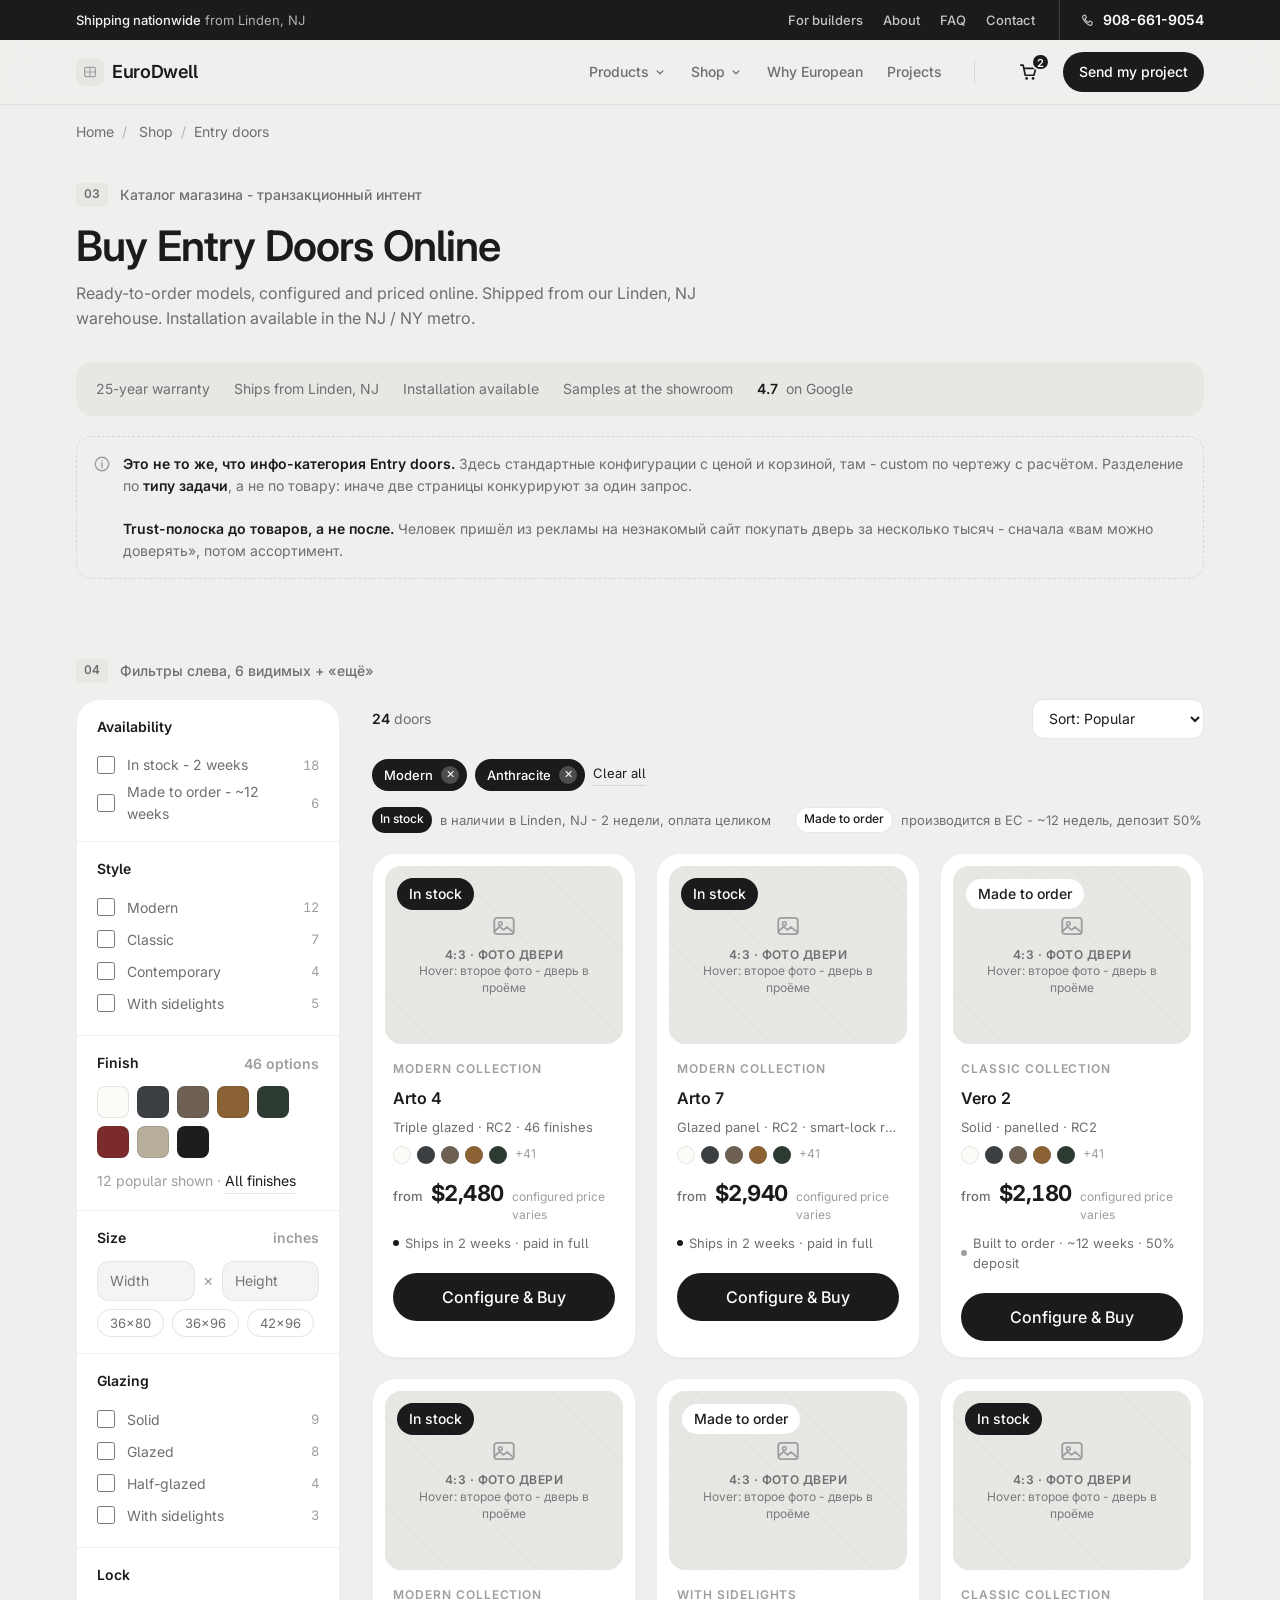
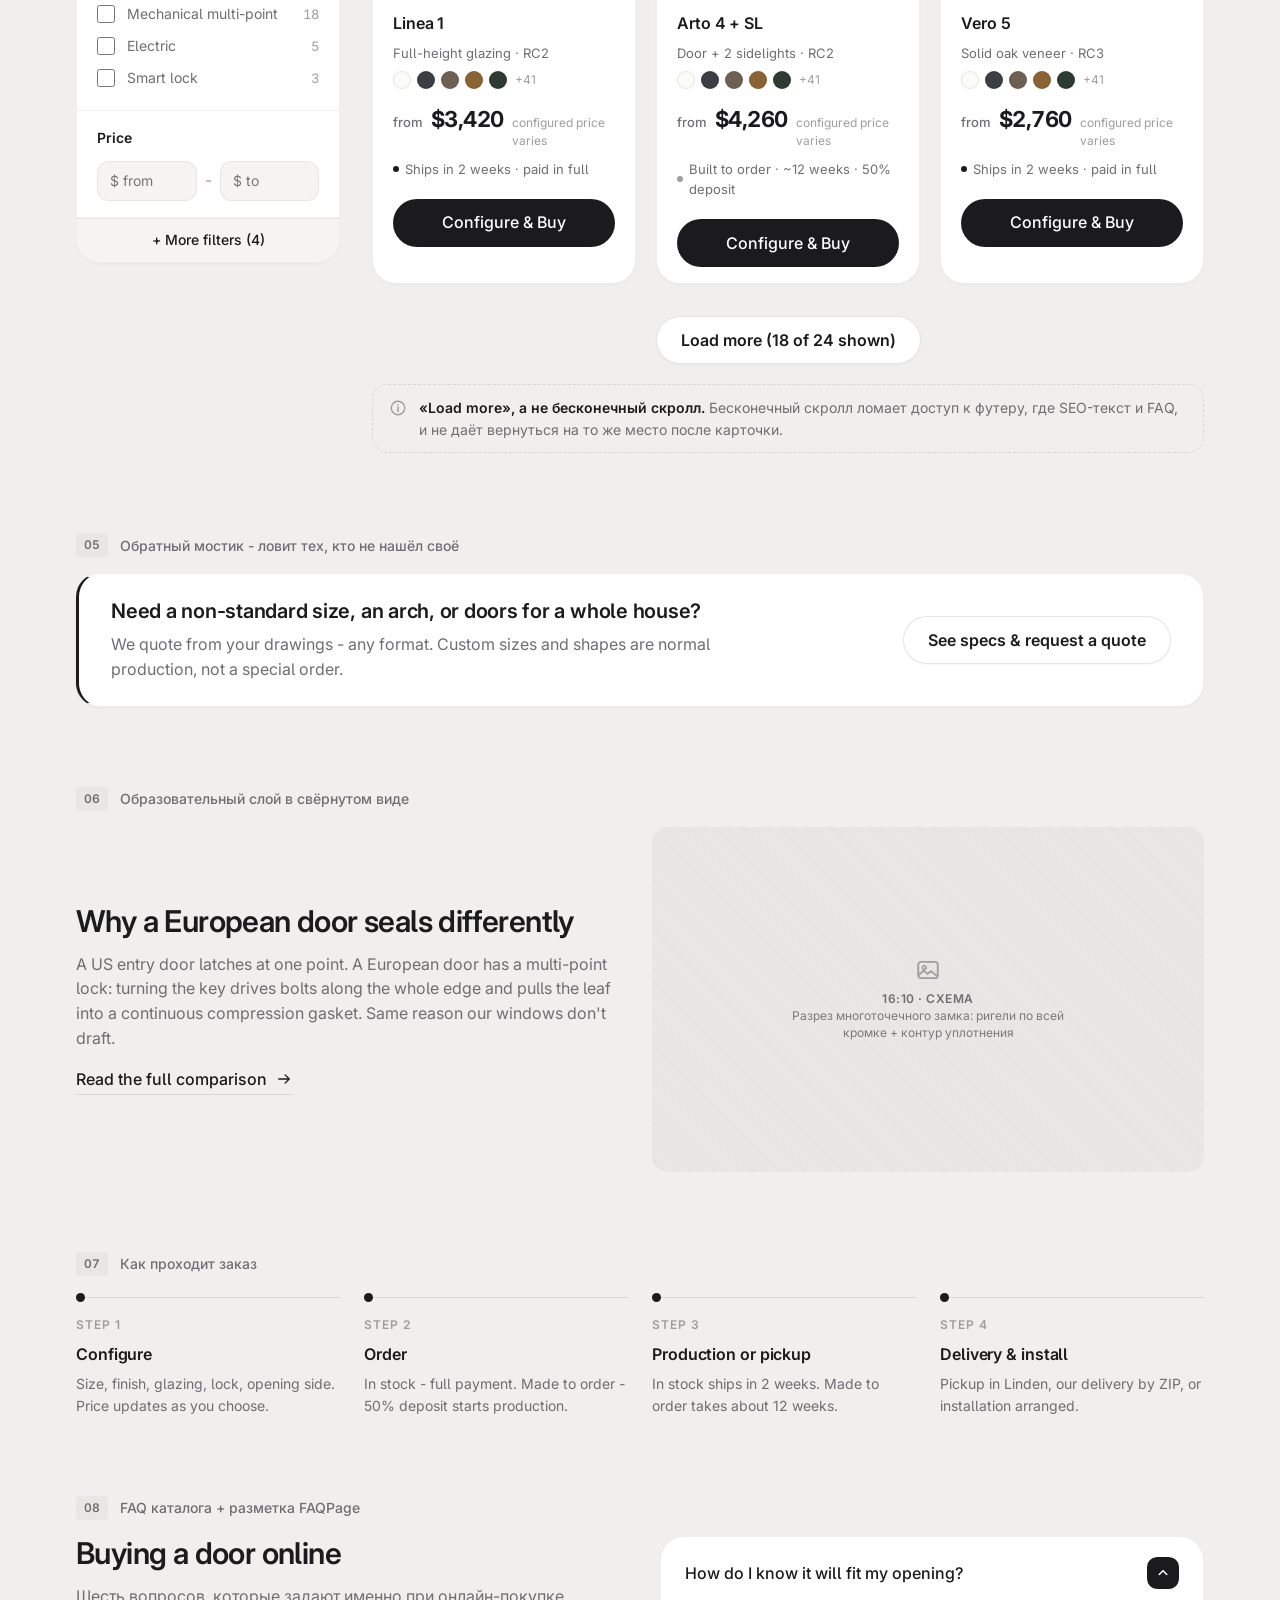
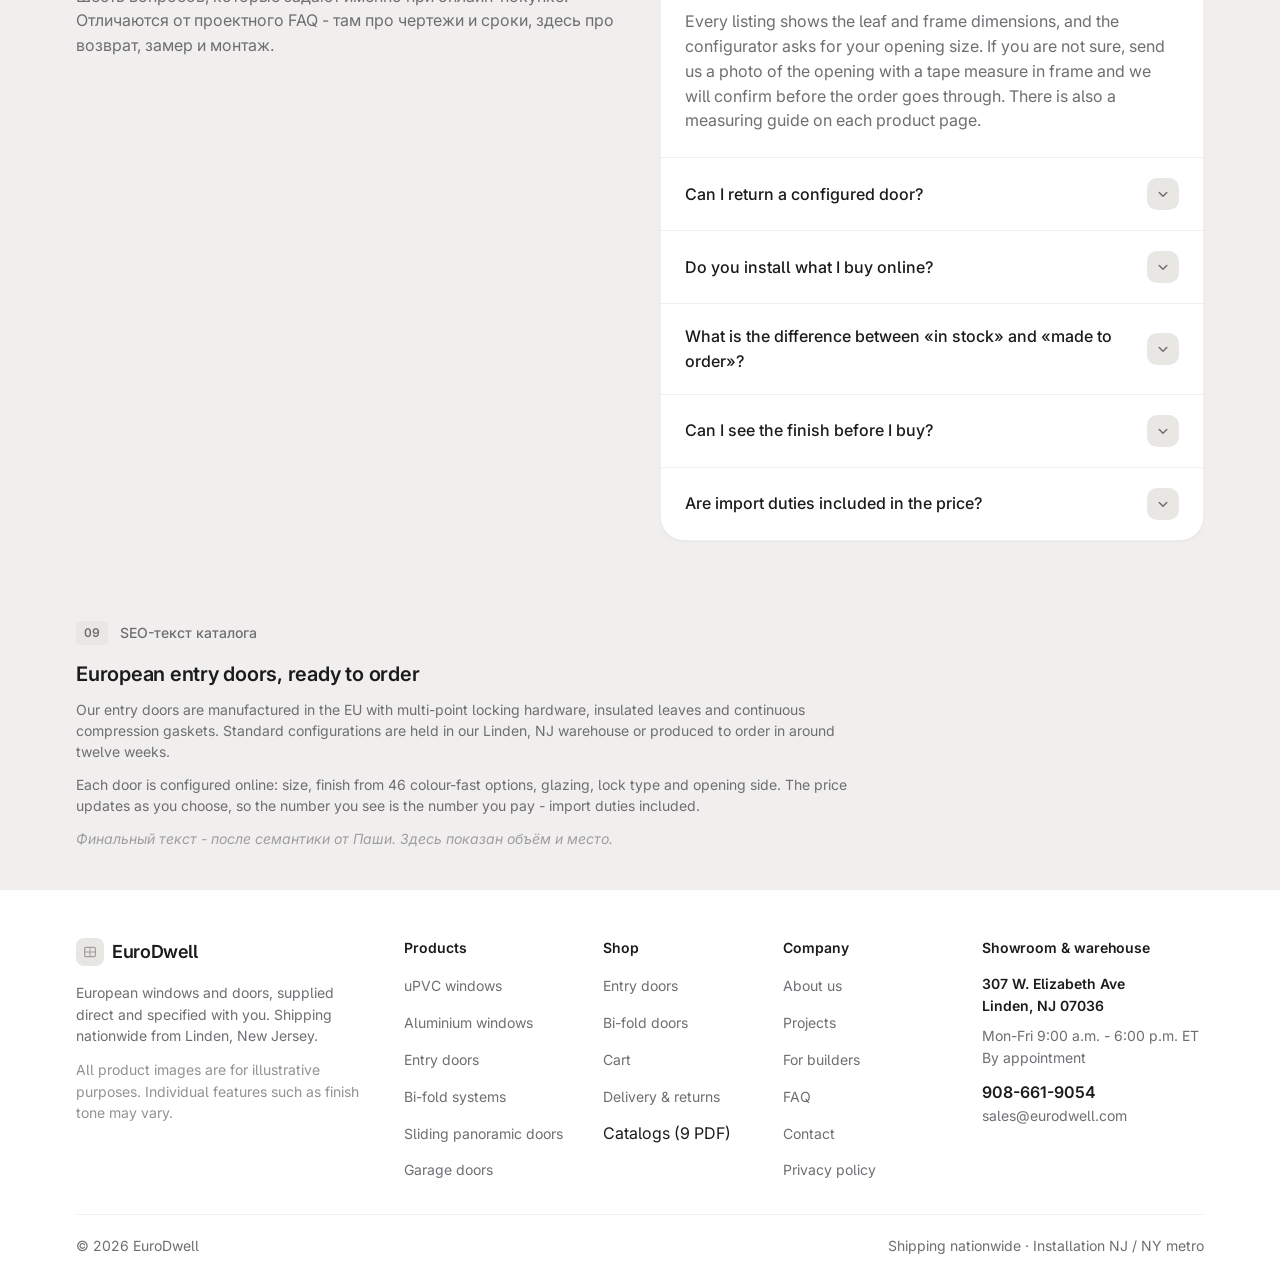
<file: shop-wireframe.html>
<!DOCTYPE html>
<html lang="en-US">
<head>
<meta charset="utf-8">
<meta name="viewport" content="width=device-width,initial-scale=1">
<!-- Microsoft Clarity: записи сессий, карты кликов и скроллов, JS-ошибки.
     Один и тот же тег на всех страницах прототипа - иначе переходы между
     ними разваливаются на отдельные сессии.
     Проверка на file:// - чтобы локальные прогоны не попадали в статистику. -->
<script>
(function(c,l,a,r,i,t,y){
  if(l.location.protocol==='file:')return;
  c[a]=c[a]||function(){(c[a].q=c[a].q||[]).push(arguments)};
  t=l.createElement(r);t.async=1;t.src="https://www.clarity.ms/tag/"+i;
  y=l.getElementsByTagName(r)[0];y.parentNode.insertBefore(t,y);
})(window, document, "clarity", "script", "xu4af9zcva");
</script>
<meta name="color-scheme" content="light">
<title>Shop Entry Doors | Configure and Order Online - EuroDwell</title>
<meta name="description" content="Configure a European entry door online: size, finish, glazing, lock and handing. Priced as you build it, shipped from Linden, NJ.">
<!-- Фавикон инлайном: прототип должен работать офлайн, без внешних файлов.
     Тот же знак, что в логотипе - рама окна с импостом. -->
<link rel="icon" href="data:image/svg+xml,%3Csvg xmlns='http://www.w3.org/2000/svg' viewBox='0 0 32 32'%3E%3Crect width='32' height='32' rx='7' fill='%231B1B1D'/%3E%3Cg stroke='%23ffffff' stroke-width='2' stroke-linecap='round' fill='none'%3E%3Crect x='8' y='8.5' width='16' height='15' rx='2'/%3E%3Cpath d='M16 8.5v15M8 16h16'/%3E%3C/g%3E%3C/svg%3E">
<link rel="preconnect" href="https://fonts.googleapis.com">
<link rel="preconnect" href="https://fonts.gstatic.com" crossorigin>
<link href="https://fonts.googleapis.com/css2?family=Inter:opsz,wght@14..32,400;14..32,500;14..32,600;14..32,700&display=swap" rel="stylesheet">
<style>
/* ═══════════════════════════════════════════════════════════════════
   EuroDwell - WIREFRAME главной
   Дисциплина Tran Mau Tri Tam: Inter 16/14, шаг 4px, радиусы 12-32,
   hairline-края. Но без цвета: акцент = более тёмный тон.
   Картинки - серые плейсхолдеры с иконкой и подписью формата.
   ═══════════════════════════════════════════════════════════════════ */

:root{
  /* Space - только кратное 4 */
  --s4:4px; --s8:8px; --s12:12px; --s16:16px; --s20:20px; --s24:24px;
  --s32:32px; --s40:40px; --s48:48px; --s64:64px; --s80:80px;

  /* Монохром. Иерархия = светлота, акцент = темнота */
  --canvas:#F0EFED;
  --surface:#FFFFFF;
  --fill:#E9E7E3;      /* плейсхолдеры, тональные панели */
  --fill2:#F5F4F2;     /* мягкая заливка */
  --ink:#1B1B1D;       /* акцент: primary-кнопка, важные цифры */
  --ink2:#6E6E73;      /* вторичный текст */
  --ink3:#9E9DA1;      /* подписи, иконки плейсхолдеров */
  --hair:rgba(27,27,29,.11);
  --hair2:rgba(27,27,29,.07);

  --r-chip:12px; --r-ctl:16px; --r-card:24px; --r-hero:32px; --r-pill:999px;
  --sh:0 1px 2px rgba(27,27,29,.04);
  --sh-lift:0 12px 28px rgba(27,27,29,.08), 0 2px 6px rgba(27,27,29,.04);

  --container:1176px;
  --header-h:64px;
  --dur:240ms; --ease:cubic-bezier(.22,1,.36,1);
}

*{box-sizing:border-box}
html{scroll-behavior:smooth;-webkit-text-size-adjust:100%}
body{
  margin:0;background:var(--canvas);color:var(--ink);
  font-family:"Inter",-apple-system,"Segoe UI",sans-serif;
  font-size:16px;font-weight:400;line-height:1.55;
  -webkit-font-smoothing:antialiased;font-feature-settings:"cv05"
}
img{max-width:100%;display:block}
a{color:inherit;text-decoration:none}
button{font:inherit}

h1,h2,h3,h4{margin:0;font-weight:600;letter-spacing:-.02em}
h1{font-size:clamp(30px,3.8vw,42px);line-height:1.1}
h2{font-size:clamp(24px,2.5vw,30px);line-height:1.18}
h3{font-size:20px;line-height:1.3;letter-spacing:-.012em}
h4{font-size:16px;line-height:1.4;letter-spacing:-.006em}
p{margin:0}

.t-sec{font-size:14px;line-height:1.5}
.t-m{color:var(--ink2)}
.t-m3{color:var(--ink3)}
.t-med{font-weight:500}.t-semi{font-weight:600}
.t-data{font-weight:700;font-size:clamp(28px,3vw,38px);line-height:1;
  letter-spacing:-.025em;font-variant-numeric:tabular-nums;white-space:nowrap}
.t-data--sm{font-size:22px}
.eyebrow{font-size:14px;font-weight:500;color:var(--ink2);margin:0}

:focus-visible{outline:2px solid var(--ink);outline-offset:3px;border-radius:var(--s8)}
::selection{background:var(--ink);color:#fff}

.wrap{max-width:var(--container);margin-inline:auto;padding-inline:var(--s24)}
.sec{padding-block:var(--s64)}
.sec--sm{padding-block:var(--s40)}
h1,h2,h3{scroll-margin-top:calc(var(--header-h) + var(--s24))}

.skiplink{position:absolute;left:-9999px;top:0;z-index:200;background:var(--ink);
  color:#fff;padding:var(--s12) var(--s20);border-radius:0 0 var(--r-chip) 0;font-weight:500}
.skiplink:focus{left:0}

/* ── Нумерация блоков: для правок на созвоне ── */
.bnum{
  display:inline-flex;align-items:center;justify-content:center;
  min-width:28px;height:24px;padding:0 var(--s8);border-radius:var(--s4);
  background:var(--fill);color:var(--ink2);
  font-size:12px;font-weight:600;font-variant-numeric:tabular-nums;
  letter-spacing:.02em;flex-shrink:0
}
.blabel{display:flex;align-items:center;gap:var(--s12);margin-bottom:var(--s16)}
.blabel .eyebrow{margin:0}

/* ── Аннотация для команды ── */
.note{
  display:flex;gap:var(--s12);align-items:flex-start;
  border:1px dashed var(--hair);border-radius:var(--r-ctl);
  padding:var(--s16);background:transparent;font-size:14px;color:var(--ink2)
}
.note b{color:var(--ink);font-weight:600}
.note svg{flex:0 0 18px;color:var(--ink3);margin-top:2px}
.note--tight{padding:var(--s12) var(--s16)}

/* ── Плейсхолдер изображения ── */
.ph{
  position:relative;background:var(--fill);border-radius:var(--r-ctl);
  display:grid;place-items:center;overflow:hidden;color:var(--ink3)
}
.ph::before{
  content:"";position:absolute;inset:0;opacity:.5;
  background-image:repeating-linear-gradient(45deg,
    rgba(27,27,29,.045) 0 1px, transparent 1px 9px)
}
.ph__in{position:relative;display:flex;flex-direction:column;align-items:center;
  gap:var(--s8);text-align:center;padding:var(--s16);max-width:320px}
.ph__t{font-size:12px;font-weight:600;letter-spacing:.04em;text-transform:uppercase;
  color:var(--ink2);line-height:1.4}
.ph--hero{aspect-ratio:4/3.2;border-radius:var(--r-hero)}
.ph--43{aspect-ratio:4/3}
.ph--169{aspect-ratio:16/10}
.ph--logo{aspect-ratio:5/2;border-radius:var(--s8)}

/* ── Buttons: акцент = тёмная заливка ── */
.btn{
  display:inline-flex;align-items:center;justify-content:center;gap:var(--s8);
  min-height:48px;padding:0 var(--s24);border:0;cursor:pointer;
  font-size:16px;font-weight:500;border-radius:var(--r-pill);white-space:nowrap;
  transition:transform var(--dur) var(--ease),background var(--dur) var(--ease),
             box-shadow var(--dur) var(--ease)
}
.btn:active{transform:scale(.97)}
.btn--primary{background:var(--ink);color:#fff}
.btn--primary:hover{background:#000}
.btn--white{background:var(--surface);color:var(--ink);font-weight:600;
  border:1px solid var(--hair);box-shadow:var(--sh)}
.btn--white:hover{background:var(--fill2)}
.btn--ghost{background:transparent;color:var(--ink);font-weight:500;
  border:1px solid var(--hair)}
.btn--ghost:hover{background:var(--fill2)}
.btn--soft{background:var(--fill);color:var(--ink);font-weight:500}
.btn--soft:hover{background:#DFDCD7}
.btn--sm{min-height:40px;padding:0 var(--s16);font-size:14px}
.btn--full{width:100%}

.alink{display:inline-flex;align-items:center;gap:var(--s8);font-weight:500;
  color:var(--ink);border-bottom:1px solid var(--hair);padding-bottom:2px;
  transition:gap var(--dur) var(--ease),border-color var(--dur) var(--ease)}
.alink:hover{gap:var(--s12);border-color:var(--ink)}

/* ── Cards / panels ── */
.card{background:var(--surface);border:1px solid var(--hair2);
  border-radius:var(--r-card);padding:var(--s24);box-shadow:var(--sh)}
.panel{background:var(--fill);border-radius:var(--r-card);padding:var(--s16)}
.panel--lg{padding:var(--s24)}

.chip{width:48px;height:48px;flex:0 0 48px;border-radius:var(--r-chip);
  background:var(--fill);color:var(--ink);display:grid;place-items:center}
.chip--sm{width:40px;height:40px;flex-basis:40px;border-radius:10px}
.chip--n{font-weight:600;font-size:16px}

.tag{display:inline-flex;align-items:center;gap:var(--s8);height:32px;padding:0 var(--s12);
  border-radius:var(--r-pill);background:var(--fill);color:var(--ink);
  font-size:14px;font-weight:500;white-space:nowrap}
.tag--dark{background:var(--ink);color:#fff}
.tag--onph{background:var(--surface);color:var(--ink);border:1px solid var(--hair)}

.g{display:grid}
.g2{grid-template-columns:repeat(2,minmax(0,1fr))}
.g3{grid-template-columns:repeat(3,minmax(0,1fr))}
.g4{grid-template-columns:repeat(4,minmax(0,1fr))}
.gap12{gap:var(--s12)}.gap16{gap:var(--s16)}.gap20{gap:var(--s20)}
.gap24{gap:var(--s24)}.gap40{gap:var(--s40)}

.shead{max-width:640px;margin-bottom:var(--s32)}
.shead h2{margin-bottom:var(--s12)}
.shead>p{color:var(--ink2)}

/* ── Header ── */
.hdr{position:sticky;top:0;z-index:60;background:rgba(240,239,237,.9);
  backdrop-filter:blur(14px);border-bottom:1px solid var(--hair2)}
.hdr__in{display:flex;align-items:center;gap:var(--s24);height:var(--header-h)}
.logo{display:flex;align-items:center;gap:var(--s8);font-size:18px;font-weight:600;
  letter-spacing:-.02em;flex-shrink:0}
.nav{display:flex;align-items:center;gap:var(--s24);margin-left:auto}
/* разделитель между навигацией и зоной действий */
.hdr__sep{width:1px;height:24px;background:var(--hair);flex-shrink:0;margin-inline:var(--s8)}

/* ── Мега-меню: группировка категорий (I5) ── */
.hdr__in{position:relative}
.nav__has{position:relative}
.nav__t{display:inline-flex;align-items:center;gap:var(--s4);min-height:40px;padding:0;
  background:none;border:0;cursor:pointer;font-size:14px;font-weight:500;color:var(--ink2);
  transition:color var(--dur) var(--ease)}
.nav__t:hover,.nav__t[aria-expanded="true"]{color:var(--ink)}
.nav__t svg{transition:transform var(--dur) var(--ease)}
.nav__t[aria-expanded="true"] svg{transform:rotate(180deg)}
.mm{
  position:absolute;left:0;right:0;top:100%;z-index:59;
  background:var(--surface);border-bottom:1px solid var(--hair);
  box-shadow:0 16px 32px rgba(27,27,29,.10)
}
.mm[hidden]{display:none}
.mm__in{display:grid;grid-template-columns:repeat(4,minmax(0,1fr));
  column-gap:var(--s32);row-gap:var(--s24);padding-block:var(--s32) var(--s24)}
.mm__in--sm{grid-template-columns:minmax(0,1fr) minmax(0,2fr)}
.mm__col{display:flex;flex-direction:column;gap:var(--s12);min-width:0}
.mm__h{font-size:12px;font-weight:600;letter-spacing:.08em;text-transform:uppercase;
  color:var(--ink3);margin:0 0 var(--s4)}
.mm__col a{font-size:15px;font-weight:500;color:var(--ink);display:flex;align-items:center;
  gap:var(--s8);min-height:28px}
.mm__col a:hover{color:var(--ink);text-decoration:underline;text-underline-offset:3px}
.mm__foot{grid-column:1/-1;display:flex;gap:var(--s32);flex-wrap:wrap;
  padding-top:var(--s20);border-top:1px solid var(--hair2)}
.mm__note{align-self:center;padding-left:var(--s24);border-left:1px solid var(--hair2)}

/* ── Корзина: перед CTA, с отбивкой ── */
.cart{position:relative;width:44px;height:44px;display:grid;place-items:center;
  border-radius:var(--r-chip);color:var(--ink);
  transition:background var(--dur) var(--ease)}
.cart:hover{background:var(--fill)}
.cart__n{position:absolute;top:3px;right:1px;min-width:18px;height:18px;padding:0 4px;
  border-radius:var(--r-pill);background:var(--ink);color:#fff;
  font-size:11px;font-weight:600;display:grid;place-items:center;
  border:2px solid var(--canvas)}

/* ── Группы категорий на главной ── */
.cgroup{margin-bottom:var(--s32)}
.cgroup:last-child{margin-bottom:0}
.cgroup__h{display:flex;align-items:baseline;gap:var(--s12);margin-bottom:var(--s16)}
.cgroup__h h3{font-size:16px;font-weight:600;margin:0}
.cgroup__h span{font-size:14px;color:var(--ink3)}
.cgroup__l{flex:1;height:1px;background:var(--hair2)}
.nav a{font-size:14px;font-weight:500;color:var(--ink2);display:inline-flex;
  align-items:center;gap:var(--s4);min-height:40px}
.nav a:hover,.nav a[aria-current]{color:var(--ink)}
.hdr__act{display:flex;align-items:center;gap:var(--s12);flex-shrink:0}
.tel{display:inline-flex;align-items:center;gap:var(--s8);min-height:44px;
  font-size:14px;font-weight:600;white-space:nowrap}
.tel .chip{width:36px;height:36px;flex-basis:36px;border-radius:10px}
.burger{display:none;width:44px;height:44px;align-items:center;justify-content:center;
  background:var(--surface);border:1px solid var(--hair);border-radius:var(--r-chip);cursor:pointer}
.geobar{background:var(--ink);color:rgba(255,255,255,.72);font-size:13px;padding:var(--s8) 0}
.geobar .wrap{display:flex;gap:var(--s24);justify-content:center;flex-wrap:wrap}
.geobar b{color:#fff;font-weight:500}

/* ── Верхняя тёмная строка: гео + вторичные страницы + телефон ── */
.topbar{background:var(--ink);color:rgba(255,255,255,.66);font-size:13px}
.topbar__in{display:flex;align-items:center;gap:var(--s24);min-height:40px}
.topbar__l{display:flex;align-items:center;gap:var(--s12);flex-shrink:0}
.topbar__l b{color:rgba(255,255,255,.94);font-weight:500}
.topbar__sep{width:1px;height:12px;background:rgba(255,255,255,.2);flex-shrink:0}
.topbar__nav{display:flex;align-items:center;gap:var(--s20);margin-left:auto}
.topbar__nav a{color:rgba(255,255,255,.74);font-weight:500;min-height:40px;
  display:inline-flex;align-items:center;transition:color var(--dur) var(--ease)}
.topbar__nav a:hover,.topbar__nav a[aria-current]{color:#fff}
.topbar__tel{display:inline-flex;align-items:center;gap:var(--s8);color:#fff;
  font-weight:600;font-size:14px;white-space:nowrap;flex-shrink:0;
  padding-left:var(--s20);border-left:1px solid rgba(255,255,255,.16);min-height:40px}
.topbar__tel svg{opacity:.7}

/* ── Hero ── */
.hero{padding-block:var(--s48) var(--s64)}
.hero__in{display:grid;grid-template-columns:minmax(0,1fr) minmax(0,1.02fr);
  gap:var(--s48);align-items:center}
.hero h1{margin-block:var(--s16)}
.hero__sub{font-size:16px;color:var(--ink2);max-width:46ch;margin-bottom:var(--s32)}
.hero__cta{display:flex;gap:var(--s12);flex-wrap:wrap;margin-bottom:var(--s32)}
.hero__media{position:relative}
.hero__float{position:absolute;right:-16px;bottom:-20px;background:var(--surface);
  border:1px solid var(--hair);border-radius:var(--r-card);padding:var(--s16);
  box-shadow:var(--sh-lift);display:flex;align-items:center;gap:var(--s12);max-width:256px}

.stats{display:grid;grid-template-columns:repeat(3,minmax(0,1fr));
  column-gap:var(--s24);row-gap:var(--s16)}
.stat{min-width:0}
.stat__v{display:block;margin-bottom:var(--s4)}
.stat__l{display:block;font-size:14px;color:var(--ink2);line-height:1.4}
.rate{display:inline-flex;align-items:center;gap:var(--s4)}
.rate svg{color:var(--ink)}

/* ── Списочные карточки ── */
.icard{display:flex;flex-direction:column;gap:var(--s16)}
.icard h4{margin-bottom:var(--s4)}
.icard .t-sec{color:var(--ink2)}

.split__c{display:block;transition:transform var(--dur) var(--ease),
  box-shadow var(--dur) var(--ease)}
.split__c:hover{transform:translateY(-3px);box-shadow:var(--sh-lift)}
.split__c .tag{margin-bottom:var(--s20)}
.split__c h3{margin-bottom:var(--s8)}
.split__c>p{color:var(--ink2);margin-bottom:var(--s20)}
/* пометка «ведёт на отдельную страницу» - только для вайрфрейма */
.pgtag{display:block;margin-top:var(--s12);font-size:12px;font-weight:500;
  letter-spacing:.02em;color:var(--ink3)}

/* ── Механизм: монохром, акцент = тёмное ── */
.mech{display:grid;grid-template-columns:repeat(2,minmax(0,1fr));gap:var(--s20)}
.mech__c{background:var(--surface);border:1px solid var(--hair2);border-radius:var(--r-card);
  padding:var(--s20);box-shadow:var(--sh);min-width:0;margin:0}
.mech__cap{display:flex;align-items:center;gap:var(--s8);margin-bottom:var(--s16)}
.mech__cap .dot{width:8px;height:8px;border-radius:50%;flex:0 0 8px;background:var(--ink3)}
.mech__c--eu .mech__cap .dot{background:var(--ink)}
.mech__cap span:last-child{font-size:14px;font-weight:500;color:var(--ink2)}
.mech__c--eu .mech__cap span:last-child{color:var(--ink);font-weight:600}
.mech__stage{background:var(--fill2);border:1px solid var(--hair2);
  border-radius:var(--r-ctl);padding:var(--s16);margin-bottom:var(--s16)}
.mech__svg{width:100%;height:auto;display:block}
.mech__lbl{font-family:"Inter",sans-serif;font-size:9px;font-weight:500;fill:#9E9DA1}
.mech__lbl--ink{fill:#1B1B1D;font-weight:600}
.mech__note{font-size:14px;color:var(--ink2);margin:0}
.mech__note b{color:var(--ink);font-weight:600}
.mech__ctl{display:flex;align-items:center;gap:var(--s16);margin-top:var(--s16);flex-wrap:wrap}
.mech__ctl--top{margin-top:0;margin-bottom:var(--s16)}

.air{opacity:0}
.mechbox.play .air{animation:leak 2.8s linear infinite}
.mechbox.play .a2{animation-delay:.55s}
.mechbox.play .a3{animation-delay:1.1s}
@keyframes leak{0%{opacity:0;transform:translateX(9px)}18%{opacity:1}72%{opacity:.85}
  100%{opacity:0;transform:translateX(-14px)}}
.sash,.gk,.cam__r,.pull{transform-box:fill-box}
.sash{transform-origin:center;transition:transform 820ms var(--ease)}
.gk{transform-origin:left center;transition:transform 820ms var(--ease)}
.cam__r{transform-origin:center;transition:transform 820ms var(--ease)}
.seal{opacity:0;transition:opacity 320ms var(--ease) 260ms}
.pull{opacity:1;transition:opacity 240ms var(--ease)}
.mechbox.clamped .sash{transform:translateX(-12px)}
.mechbox.clamped .gk{transform:scaleX(.44)}
.mechbox.clamped .cam__r{transform:rotate(90deg)}
.mechbox.clamped .seal{opacity:1}
.mechbox.clamped .pull{opacity:0}

/* ── Плитки категорий ── */
.tile{display:block;background:var(--surface);border:1px solid var(--hair2);
  border-radius:var(--r-card);padding:var(--s12) var(--s12) var(--s16);
  box-shadow:var(--sh);transition:transform var(--dur) var(--ease),
  box-shadow var(--dur) var(--ease)}
.tile:hover{transform:translateY(-3px);box-shadow:var(--sh-lift)}
.tile .ph{aspect-ratio:4/3}
.tile__badge{position:absolute;top:var(--s12);left:var(--s12);z-index:2}
.tile__b{display:flex;align-items:flex-start;gap:var(--s12);padding:var(--s16) var(--s8) 0}
.tile__t{min-width:0;flex:1}
.tile__t h4{margin-bottom:var(--s4);overflow:hidden;text-overflow:ellipsis;white-space:nowrap}
.tile__t .t-sec{display:block;color:var(--ink2);overflow:hidden;
  text-overflow:ellipsis;white-space:nowrap}
.tile__ar{flex:0 0 24px;color:var(--ink3);margin-top:var(--s4);
  transition:transform var(--dur) var(--ease),color var(--dur) var(--ease)}
.tile:hover .tile__ar{transform:translateX(4px);color:var(--ink)}

/* ── Steps ── */
.steps{display:flex;flex-direction:column;gap:var(--s12)}
.step{display:flex;gap:var(--s16);align-items:flex-start;background:var(--surface);
  border:1px solid var(--hair2);border-radius:var(--r-ctl);padding:var(--s20)}
.step__t{min-width:0;flex:1}
.step__t h4{margin-bottom:var(--s4)}
.step__t .t-sec{color:var(--ink2)}

/* ── Warranty ── */
.warr{display:grid;grid-template-columns:minmax(0,1fr) auto;gap:var(--s40);align-items:center}
.warr__n{display:flex;align-items:baseline;gap:var(--s12)}
.warr__n span{font-weight:700;font-size:clamp(64px,9vw,116px);line-height:.86;
  letter-spacing:-.05em;font-variant-numeric:tabular-nums;color:var(--ink)}
.warr__n small{font-size:16px;font-weight:500;color:var(--ink2)}

/* ── Cases ── */
.cs{background:var(--surface);border:1px solid var(--hair2);border-radius:var(--r-card);
  padding:var(--s12) var(--s12) var(--s20);box-shadow:var(--sh);
  display:flex;flex-direction:column;min-width:0}
.cs .ph{margin-bottom:var(--s16)}
.cs__b{padding-inline:var(--s8);display:flex;flex-direction:column;gap:var(--s8);
  flex:1;min-width:0}
.cs__meta{font-size:14px;font-weight:500;color:var(--ink2)}
.cs__facts{font-size:14px;color:var(--ink2);margin:0}
.cs__b .alink{margin-top:auto;padding-top:var(--s8);align-self:flex-start}

/* ── Logos ── */
.logos{display:grid;grid-template-columns:repeat(6,minmax(0,1fr));
  column-gap:var(--s20);row-gap:var(--s16)}

/* ── FAQ ── */
.faq{background:var(--surface);border:1px solid var(--hair2);border-radius:var(--r-card);
  box-shadow:var(--sh);overflow:hidden}
.faq__i + .faq__i{border-top:1px solid var(--hair2)}
.faq__q{width:100%;background:none;border:0;cursor:pointer;text-align:left;
  display:flex;align-items:center;gap:var(--s16);padding:var(--s20) var(--s24);
  min-height:64px;font-size:16px;font-weight:500;color:var(--ink)}
.faq__q>span:first-child{flex:1;min-width:0}
.faq__q .faq__ic{flex:0 0 32px;width:32px;height:32px;border-radius:10px;background:var(--fill);
  display:grid;place-items:center;color:var(--ink2);
  transition:transform var(--dur) var(--ease),background var(--dur) var(--ease),
             color var(--dur) var(--ease)}
.faq__i[open] .faq__ic{transform:rotate(180deg);background:var(--ink);color:#fff}
.faq__a{overflow:hidden;height:0;transition:height 320ms var(--ease)}
.faq__a>div{padding:0 var(--s24) var(--s24);color:var(--ink2);max-width:72ch}
.faq__a b{color:var(--ink);font-weight:600}

/* ── Форма ── */
.form{display:flex;flex-direction:column;gap:var(--s16)}
.frow{display:grid;grid-template-columns:repeat(2,minmax(0,1fr));gap:var(--s16)}
.field{display:flex;flex-direction:column;gap:var(--s8);min-width:0}
.field label{font-size:14px;font-weight:500}
.field label i{font-style:normal;color:var(--ink)}
.field input,.field textarea{
  width:100%;min-height:48px;padding:var(--s12) var(--s16);background:var(--fill2);
  border:1px solid var(--hair2);border-radius:var(--r-ctl);
  font:inherit;font-size:16px;color:var(--ink);
  transition:border-color var(--dur) var(--ease),background var(--dur) var(--ease),
             box-shadow var(--dur) var(--ease)}
.field textarea{min-height:100px;resize:vertical;line-height:1.5}
.field input::placeholder,.field textarea::placeholder{color:var(--ink3)}
.field input:focus,.field textarea:focus{outline:none;background:var(--surface);
  border-color:var(--ink);box-shadow:0 0 0 3px rgba(27,27,29,.10)}
.field .hint{font-size:14px;color:var(--ink2)}
.field .err{display:none;align-items:center;gap:var(--s8);font-size:14px;
  color:var(--ink);font-weight:500}
.field.bad input,.field.bad textarea{border-color:var(--ink);
  box-shadow:0 0 0 3px rgba(27,27,29,.08)}
.field.bad .err{display:flex}
.drop{display:flex;align-items:center;gap:var(--s12);min-height:64px;padding:var(--s16);
  background:var(--fill2);border:1px dashed var(--hair);border-radius:var(--r-ctl);
  cursor:pointer;font-size:14px;color:var(--ink2)}
.drop:hover{border-color:var(--ink);background:var(--surface)}
.drop input{display:none}
.drop span{min-width:0;flex:1}
.fnote{font-size:14px;color:var(--ink2);margin:0}
.falt{font-size:14px;color:var(--ink2);margin:0;padding-top:var(--s16);
  border-top:1px solid var(--hair2)}
.fdone{display:none;background:var(--surface);border:1px solid var(--hair);
  border-radius:var(--r-card);padding:var(--s32);box-shadow:var(--sh)}
.fdone h3{margin-bottom:var(--s12)}

.ticks{list-style:none;padding:0;margin:0;display:flex;flex-direction:column;gap:var(--s12)}
.ticks li{display:flex;gap:var(--s12);align-items:flex-start;font-size:16px;color:var(--ink2)}
.ticks li svg{flex:0 0 20px;color:var(--ink);margin-top:3px}

.blist{list-style:none;padding:0;margin:0;display:flex;flex-direction:column}
.blist li{display:flex;gap:var(--s12);align-items:flex-start;padding-block:var(--s16);
  font-size:16px;color:var(--ink2)}
.blist li + li{border-top:1px solid var(--hair2)}
.blist b{color:var(--ink);font-weight:600}

/* ── Footer ── */
.ftr{background:var(--surface);border-top:1px solid var(--hair2);
  padding-block:var(--s48) var(--s24)}
.ftr__g{display:grid;grid-template-columns:1.6fr .9fr .8fr .9fr 1.2fr;gap:var(--s32)}
.ftr h4{font-size:14px;font-weight:600;margin-bottom:var(--s16)}
.ftr ul{list-style:none;padding:0;margin:0;display:flex;flex-direction:column;gap:var(--s12)}
.ftr a,.ftr p{font-size:14px;color:var(--ink2)}
.ftr a:hover{color:var(--ink)}
.ftr__b{display:flex;justify-content:space-between;gap:var(--s24);flex-wrap:wrap;
  margin-top:var(--s32);padding-top:var(--s20);border-top:1px solid var(--hair2);
  font-size:14px;color:var(--ink2)}

/* ═══ Страница категории ═══ */
.crumbs{font-size:14px;color:var(--ink2);padding-block:var(--s16) 0}
.crumbs a:hover{color:var(--ink);text-decoration:underline;text-underline-offset:3px}
.crumbs span{opacity:.45;margin-inline:var(--s8)}

.chero{padding-block:var(--s32) var(--s48)}
.chero__in{display:grid;grid-template-columns:minmax(0,1fr) minmax(0,1.02fr);
  gap:var(--s48);align-items:center}
.chero h1{margin-block:var(--s16);font-size:clamp(28px,3.4vw,38px)}

/* таблицы сравнения */
/* overflow-x:auto прокручивает таблицу, но НЕ отсекает её min-content:
   640px «просачиваются» вверх по дереву, Chrome на мобильном решает, что страница
   не помещается, и расширяет layout viewport - вся вёрстка уезжает вправо.
   contain:inline-size делает ширину контейнера независимой от содержимого. */
.tscroll{overflow-x:auto;-webkit-overflow-scrolling:touch;max-width:100%;
  contain:inline-size}
.cmp{width:100%;border-collapse:collapse;font-size:15px;min-width:640px}
.cmp th,.cmp td{padding:var(--s16);text-align:left;vertical-align:top;
  border-bottom:1px solid var(--hair2)}
.cmp thead th{font-size:12px;letter-spacing:.08em;text-transform:uppercase;
  color:var(--ink3);font-weight:600;border-bottom:1px solid var(--ink)}
.cmp th:first-child{width:22%;font-weight:600;color:var(--ink);font-size:15px;
  letter-spacing:0;text-transform:none}
.cmp .col-eu{background:var(--fill2);border-left:3px solid var(--ink)}
.cmp thead .col-eu{color:var(--ink);font-weight:700}
.cmp tbody .col-eu{font-weight:500}
.cmp__span{background:var(--fill);font-size:14px;color:var(--ink2)}
/* nowrap нужен коротким пропускам вида «0.__ CFM», но длинная пометка
   с ним раздувает таблицу и вместе с ней всю страницу на мобильном */
.todo{color:var(--ink);font-weight:600;background:var(--fill);
  padding:2px var(--s8);border-radius:var(--s4);white-space:nowrap}
.todo--wrap{white-space:normal;display:inline-block}

/* спеки */
.specs{width:100%;border-collapse:collapse;font-size:15px}
.specs th,.specs td{padding:var(--s12) 0;text-align:left;vertical-align:top;
  border-bottom:1px solid var(--hair2)}
.specs th{font-weight:400;color:var(--ink2);width:46%}
.specs td{font-weight:600;font-variant-numeric:tabular-nums}

/* карточка с акцентом */
.card--mark{border-color:var(--ink);box-shadow:0 0 0 3px rgba(27,27,29,.06)}

/* формы окон */
.shapes{display:grid;grid-template-columns:repeat(6,minmax(0,1fr));gap:var(--s16)}
.shape{aspect-ratio:1;border:1px solid var(--hair2);border-radius:var(--r-ctl);
  background:var(--surface);display:flex;flex-direction:column;align-items:center;
  justify-content:center;gap:var(--s8);padding:var(--s16);box-shadow:var(--sh)}
.shape svg{width:100%;max-width:64px;height:auto;color:var(--ink2)}
.shape span{font-size:12px;font-weight:500;color:var(--ink3);text-align:center;line-height:1.3}

/* опции */
.opt{background:var(--surface);border:1px solid var(--hair2);border-radius:var(--r-card);
  overflow:hidden;box-shadow:var(--sh)}
.opt__h{padding:var(--s16) var(--s20);border-bottom:1px solid var(--hair2);
  background:var(--fill2);font-size:16px;font-weight:600}
.opt__b{padding:var(--s20);font-size:14px;color:var(--ink2)}
.sw{display:flex;gap:var(--s8);flex-wrap:wrap;margin-bottom:var(--s12)}
.sw i{width:32px;height:32px;border-radius:var(--s8);border:1px solid var(--hair);display:block}

/* таймлайн */
.tl{display:grid;grid-template-columns:repeat(4,minmax(0,1fr));gap:var(--s24)}
.tl__i{position:relative;padding-top:var(--s24);min-width:0}
.tl__i::before{content:"";position:absolute;top:5px;left:0;right:0;height:1px;background:var(--hair)}
.tl__i::after{content:"";position:absolute;top:1px;left:0;width:9px;height:9px;
  border-radius:50%;background:var(--ink)}
.tl__t{font-size:12px;font-weight:600;letter-spacing:.08em;text-transform:uppercase;
  color:var(--ink3);display:block;margin-bottom:var(--s8)}
.tl__i h4{margin-bottom:var(--s8)}
.tl__i p{font-size:14px;color:var(--ink2);margin:0}

/* мостик */
.bridge{display:flex;gap:var(--s32);align-items:center;justify-content:space-between;
  background:var(--surface);border:1px solid var(--hair2);border-left:3px solid var(--ink);
  border-radius:var(--r-card);padding:var(--s24) var(--s32);box-shadow:var(--sh);flex-wrap:wrap}

/* ═══════════════════════════════════════════════════════
   МАГАЗИН: листинг, фильтры, карточка товара, корзина
   ═══════════════════════════════════════════════════════ */

/* ── Полоска доверия магазина ── */
.tstrip{display:flex;gap:var(--s24);flex-wrap:wrap;background:var(--fill);
  border-radius:var(--r-ctl);padding:var(--s16) var(--s20);font-size:14px;color:var(--ink2)}
.tstrip span{display:inline-flex;align-items:center;gap:var(--s8)}
.tstrip b{color:var(--ink);font-weight:600}

/* ── Раскладка листинга ── */
.shop{display:grid;grid-template-columns:264px minmax(0,1fr);gap:var(--s32);align-items:start}
.fbar{display:flex;align-items:center;justify-content:space-between;gap:var(--s16);
  margin-bottom:var(--s20);flex-wrap:wrap}
.fbar__n{font-size:14px;color:var(--ink2)}
.fbar__n b{color:var(--ink);font-weight:600}
.fbar__r{display:flex;align-items:center;gap:var(--s12)}
.sel{height:40px;padding:0 var(--s12);border:1px solid var(--hair);border-radius:var(--r-chip);
  background:var(--surface);font:inherit;font-size:14px;color:var(--ink);cursor:pointer}
.mfilt{display:none}

/* применённые фильтры чипами */
.chips{display:flex;gap:var(--s8);flex-wrap:wrap;margin-bottom:var(--s16)}
.chip-f{display:inline-flex;align-items:center;gap:var(--s8);height:32px;padding:0 var(--s8) 0 var(--s12);
  border-radius:var(--r-pill);background:var(--ink);color:#fff;font-size:13px;font-weight:500}
.chip-f button{width:18px;height:18px;border:0;border-radius:50%;background:rgba(255,255,255,.22);
  color:#fff;cursor:pointer;display:grid;place-items:center;font-size:11px;line-height:1;padding:0}
.chips .alink{align-self:center;font-size:13px}

/* панель фильтров */
.filters{background:var(--surface);border:1px solid var(--hair2);border-radius:var(--r-card);
  box-shadow:var(--sh);overflow:hidden;position:sticky;top:calc(var(--header-h) + 16px)}
.fgrp{border-bottom:1px solid var(--hair2);padding:var(--s16) var(--s20)}
.fgrp:last-child{border-bottom:0}
.fgrp__h{display:flex;align-items:center;justify-content:space-between;gap:var(--s8);
  font-size:14px;font-weight:600;margin-bottom:var(--s12)}
.fopt{display:flex;align-items:center;gap:var(--s12);min-height:32px;font-size:14px;
  color:var(--ink2);cursor:pointer}
.fopt input{width:18px;height:18px;accent-color:var(--ink);flex-shrink:0;margin:0}
.fopt span{flex:1;min-width:0}
.fopt em{font-style:normal;color:var(--ink3);font-size:13px;font-variant-numeric:tabular-nums}
.fopt.off{opacity:.42;cursor:not-allowed}
.fsw{display:flex;gap:var(--s8);flex-wrap:wrap}
.fsw i{width:32px;height:32px;border-radius:var(--s8);border:1px solid var(--hair);
  display:block;cursor:pointer;transition:box-shadow var(--dur) var(--ease)}
.fsw i:hover{box-shadow:0 0 0 2px var(--ink)}
.fsize{display:flex;align-items:center;gap:var(--s8)}
.fsize input{width:100%;min-width:0;height:40px;padding:0 var(--s12);background:var(--fill2);
  border:1px solid var(--hair2);border-radius:var(--r-chip);font:inherit;font-size:14px}
.fsize span{color:var(--ink3);flex-shrink:0}
.fpre{display:flex;gap:var(--s8);flex-wrap:wrap;margin-top:var(--s8)}
.fpre button{height:28px;padding:0 var(--s12);border:1px solid var(--hair);border-radius:var(--r-pill);
  background:var(--surface);font:inherit;font-size:13px;color:var(--ink2);cursor:pointer}
.fpre button:hover{border-color:var(--ink);color:var(--ink)}
.fmore{width:100%;min-height:44px;background:var(--fill2);border:0;border-top:1px solid var(--hair2);
  font:inherit;font-size:14px;font-weight:500;color:var(--ink);cursor:pointer}

/* ── Плитка товара с ценой ── */
.pgrid{display:grid;grid-template-columns:repeat(3,minmax(0,1fr));gap:var(--s20)}
.pcard{background:var(--surface);border:1px solid var(--hair2);border-radius:var(--r-card);
  padding:var(--s12);box-shadow:var(--sh);display:flex;flex-direction:column;min-width:0;
  transition:transform var(--dur) var(--ease),box-shadow var(--dur) var(--ease)}
.pcard:hover{transform:translateY(-3px);box-shadow:var(--sh-lift)}
.pcard .ph{aspect-ratio:4/3;margin-bottom:var(--s16)}
.pcard__badge{position:absolute;top:var(--s12);left:var(--s12);z-index:2}
.pcard__b{padding:0 var(--s8) var(--s4);display:flex;flex-direction:column;gap:var(--s8);
  flex:1;min-width:0}
.pcard__eyebrow{font-size:12px;font-weight:600;letter-spacing:.08em;text-transform:uppercase;
  color:var(--ink3)}
.pcard__b h4{margin:0;overflow:hidden;text-overflow:ellipsis;white-space:nowrap}
.pcard__spec{font-size:13px;color:var(--ink2);margin:0;overflow:hidden;
  text-overflow:ellipsis;white-space:nowrap}
.pcard__sw{display:flex;gap:6px;align-items:center}
.pcard__sw i{width:18px;height:18px;border-radius:50%;border:1px solid var(--hair);display:block}
.pcard__sw em{font-style:normal;font-size:12px;color:var(--ink3);margin-left:2px}
.pcard__price{display:flex;align-items:baseline;gap:var(--s8);margin-top:var(--s4)}
.pcard__price b{font-size:22px;font-weight:700;letter-spacing:-.02em;font-variant-numeric:tabular-nums;
  white-space:nowrap}
/* «from» - служебное слово, не должно читаться как часть суммы */
.pcard__price b i{font-style:normal;font-size:13px;font-weight:500;color:var(--ink2);
  letter-spacing:0;margin-right:2px}
.pcard__price span{font-size:12px;color:var(--ink3)}
.pcard__lead{font-size:13px;color:var(--ink2);display:inline-flex;align-items:center;gap:6px}
.pcard__lead i{width:6px;height:6px;border-radius:50%;background:var(--ink);display:block;flex-shrink:0}
.pcard__lead.slow i{background:var(--ink3)}
.pcard .btn{margin-top:var(--s12)}

/* ── Карточка товара (PDP) ── */
.pdp{display:grid;grid-template-columns:minmax(0,1.05fr) minmax(0,.95fr);gap:var(--s40);
  align-items:start}
.gal__main{margin-bottom:var(--s12)}
.gal__main .ph{aspect-ratio:4/3;border-radius:var(--r-card)}
.gal__thumbs{display:grid;grid-template-columns:repeat(4,minmax(0,1fr));gap:var(--s12)}
.gal__thumbs .ph{aspect-ratio:1;border-radius:var(--r-chip);cursor:pointer}
.gal__thumbs .ph.on{outline:2px solid var(--ink);outline-offset:2px}

.pdp__side{position:sticky;top:calc(var(--header-h) + 16px);min-width:0}
/* две вторичные кнопки: nowrap внутри .btn не даёт колонке сжаться,
   поэтому на узких экранах они переходят в столбик */
.pdp__acts{display:grid;grid-template-columns:1fr 1fr;gap:var(--s12);margin-top:var(--s12)}
.pdp__acts .btn{min-width:0}
.pdp__eyebrow{font-size:12px;font-weight:600;letter-spacing:.08em;text-transform:uppercase;
  color:var(--ink3);margin-bottom:var(--s8)}
.pdp__rate{display:inline-flex;align-items:center;gap:var(--s8);font-size:14px;color:var(--ink2);
  margin-block:var(--s12)}
.pdp__price{display:flex;align-items:baseline;gap:var(--s12);margin-block:var(--s16) var(--s4)}
.pdp__price b{font-size:34px;font-weight:700;letter-spacing:-.025em;font-variant-numeric:tabular-nums}
.pdp__pnote{font-size:13px;color:var(--ink2);margin:0 0 var(--s20)}

/* конфигуратор */
.cfg{background:var(--surface);border:1px solid var(--hair2);border-radius:var(--r-card);
  box-shadow:var(--sh);overflow:hidden;margin-bottom:var(--s20)}
.cfg__g{padding:var(--s16) var(--s20);border-bottom:1px solid var(--hair2)}
.cfg__h{display:flex;align-items:center;gap:var(--s8);font-size:14px;font-weight:600;
  margin-bottom:var(--s12)}
.cfg__h b{width:20px;height:20px;border-radius:50%;background:var(--fill);color:var(--ink2);
  font-size:11px;font-weight:600;display:grid;place-items:center;flex-shrink:0}
.cfg__hint{font-size:13px;color:var(--ink3);margin:var(--s8) 0 0;display:flex;gap:6px}
.seg{display:flex;gap:var(--s8);flex-wrap:wrap}
.seg button{min-height:40px;padding:0 var(--s16);border:1px solid var(--hair);
  border-radius:var(--r-chip);background:var(--surface);font:inherit;font-size:14px;
  font-weight:500;color:var(--ink2);cursor:pointer;display:inline-flex;align-items:center;gap:var(--s8);
  transition:border-color var(--dur) var(--ease),color var(--dur) var(--ease),background var(--dur) var(--ease)}
.seg button:hover{border-color:var(--ink3)}
.seg button[aria-pressed="true"]{background:var(--ink);border-color:var(--ink);color:#fff}
.seg button i{font-style:normal;font-size:12px;opacity:.7;font-variant-numeric:tabular-nums}
.cfg__sw{display:flex;gap:var(--s8);flex-wrap:wrap;align-items:center}
.cfg__sw button{width:36px;height:36px;border-radius:var(--s8);border:1px solid var(--hair);
  cursor:pointer;padding:0}
.cfg__sw button[aria-pressed="true"]{outline:2px solid var(--ink);outline-offset:2px}
.cfg__sw .more{width:auto;padding:0 var(--s12);height:36px;background:var(--fill2);
  font:inherit;font-size:13px;color:var(--ink2)}
.cfg__adv{width:100%;min-height:44px;background:var(--fill2);border:0;font:inherit;font-size:14px;
  font-weight:500;color:var(--ink);cursor:pointer;text-align:left;padding-inline:var(--s20)}
.cfg__sum{padding:var(--s16) var(--s20);background:var(--fill2)}
.cfg__row{display:flex;justify-content:space-between;gap:var(--s12);font-size:14px;
  color:var(--ink2);padding-block:4px}
.cfg__row b{color:var(--ink);font-weight:500;font-variant-numeric:tabular-nums}
.cfg__row--tot{border-top:1px solid var(--hair);margin-top:var(--s8);padding-top:var(--s12);
  font-size:16px;color:var(--ink)}
.cfg__row--tot b{font-weight:700;font-size:20px}

.plist{list-style:none;padding:0;margin:var(--s20) 0 0;display:flex;flex-direction:column;gap:var(--s12)}
.plist li{display:flex;gap:var(--s12);align-items:flex-start;font-size:14px;color:var(--ink2)}
.plist li svg{flex:0 0 18px;color:var(--ink);margin-top:2px}

/* что входит / не входит */
.incl{display:grid;grid-template-columns:repeat(2,minmax(0,1fr));gap:var(--s32)}
.incl ul{list-style:none;padding:0;margin:0;display:flex;flex-direction:column;gap:var(--s12)}
.incl li{display:flex;gap:var(--s12);font-size:15px;color:var(--ink2)}
.incl li svg{flex:0 0 18px;margin-top:3px}
.incl--no li svg{color:var(--ink3)}
.incl--no li{color:var(--ink3)}

/* sticky bar товара */
.pbar{position:fixed;left:0;right:0;bottom:0;z-index:69;display:none;
  background:rgba(255,255,255,.96);backdrop-filter:blur(14px);border-top:1px solid var(--hair);
  padding:var(--s12) 0}
.pbar.on{display:block}
.pbar__in{display:flex;align-items:center;gap:var(--s16)}
.pbar .ph{width:44px;height:44px;flex:0 0 44px;border-radius:var(--s8)}
.pbar__t{min-width:0;flex:1}
.pbar__t b{display:block;font-size:15px;font-weight:600;overflow:hidden;
  text-overflow:ellipsis;white-space:nowrap}
.pbar__t span{font-size:13px;color:var(--ink2)}
.pbar__p{font-size:20px;font-weight:700;font-variant-numeric:tabular-nums;flex-shrink:0}

/* ── Корзина ── */
.steps-h{display:flex;align-items:center;gap:var(--s12);flex-wrap:wrap;margin-bottom:var(--s32)}
.steps-h span{display:inline-flex;align-items:center;gap:var(--s8);font-size:14px;color:var(--ink3)}
.steps-h span b{width:24px;height:24px;border-radius:50%;background:var(--fill);color:var(--ink2);
  font-size:12px;font-weight:600;display:grid;place-items:center}
.steps-h span.on{color:var(--ink);font-weight:600}
.steps-h span.on b{background:var(--ink);color:#fff}
.steps-h i{width:24px;height:1px;background:var(--hair);flex-shrink:0}

.cartl{display:grid;grid-template-columns:minmax(0,1fr) 360px;gap:var(--s32);align-items:start}
.citem{display:grid;grid-template-columns:96px minmax(0,1fr) auto;gap:var(--s16);
  padding:var(--s20) 0;border-bottom:1px solid var(--hair2)}
.citem .ph{aspect-ratio:1;border-radius:var(--r-chip)}
.citem__t{min-width:0}
.citem__t h4{margin-bottom:var(--s8)}
.citem__cfg{display:flex;flex-wrap:wrap;gap:var(--s8);margin-bottom:var(--s12)}
.citem__cfg span{font-size:12px;padding:3px var(--s8);border-radius:var(--s4);background:var(--fill);
  color:var(--ink2)}
.citem__act{display:flex;gap:var(--s16);font-size:13px}
.citem__r{text-align:right;display:flex;flex-direction:column;gap:var(--s12);align-items:flex-end}
.citem__p{font-size:18px;font-weight:700;font-variant-numeric:tabular-nums;white-space:nowrap}
.qty{display:inline-flex;align-items:center;border:1px solid var(--hair);border-radius:var(--r-chip);
  overflow:hidden}
.qty button{width:34px;height:36px;border:0;background:var(--surface);font:inherit;font-size:16px;
  color:var(--ink);cursor:pointer}
.qty button:hover{background:var(--fill)}
.qty span{width:36px;text-align:center;font-size:14px;font-weight:600;font-variant-numeric:tabular-nums}

.sumbox{background:var(--surface);border:1px solid var(--hair2);border-radius:var(--r-card);
  box-shadow:var(--sh);padding:var(--s24);position:sticky;top:calc(var(--header-h) + 16px)}
.sumbox__row{display:flex;justify-content:space-between;gap:var(--s12);font-size:15px;
  color:var(--ink2);padding-block:var(--s8)}
.sumbox__row b{color:var(--ink);font-weight:500;font-variant-numeric:tabular-nums}
.sumbox__tot{border-top:1px solid var(--hair);margin-top:var(--s12);padding-top:var(--s16);
  display:flex;justify-content:space-between;align-items:baseline;gap:var(--s12)}
.sumbox__tot b{font-size:26px;font-weight:700;font-variant-numeric:tabular-nums}
.radio{display:flex;gap:var(--s12);align-items:flex-start;padding:var(--s12);
  border:1px solid var(--hair);border-radius:var(--r-chip);cursor:pointer;font-size:14px}
.radio:has(input:checked){border-color:var(--ink);background:var(--fill2)}
.radio input{width:18px;height:18px;accent-color:var(--ink);margin:2px 0 0;flex-shrink:0}
.radio div{min-width:0;flex:1}
.radio>div>b{display:block;font-weight:600;color:var(--ink);margin-bottom:2px}
/* жирное внутри описания остаётся в строке, а не превращается в блок */
.radio span b{display:inline;font-weight:600;color:var(--ink)}
.radio span{color:var(--ink2)}
/* широкий вариант: цена справа в той же строке, что название */
.radio--wide{padding:var(--s16)}
.radio--wide>div>b{display:flex;align-items:center;justify-content:space-between;gap:var(--s12)}
.radio__p{font-weight:500;color:var(--ink2);font-size:13px;white-space:nowrap}
.pms{display:inline-flex;gap:var(--s4);flex-shrink:0}
.pmi{display:inline-flex;align-items:center;height:20px;padding:0 var(--s4);
  border:1px solid var(--hair);border-radius:4px;background:var(--surface);
  font-size:10px;font-weight:700;letter-spacing:.04em;color:var(--ink2)}
.radio code{font-size:12px;background:var(--fill);padding:1px 4px;border-radius:4px}

/* пройденный шаг чекаута */
.steps-h span.done{color:var(--ink2)}
.steps-h span.done b{background:var(--ink2);color:#fff}

/* три поля в ряд: город / штат / ZIP */
.frow3{display:grid;grid-template-columns:1.5fr .8fr 1fr;gap:var(--s16)}
.frow3 .sel{height:48px}

/* разбивка «сегодня / при отгрузке» - 50/50 арифметикой, а не сноской */
.split{margin-top:var(--s20);border-top:1px solid var(--hair);padding-top:var(--s16);
  display:flex;flex-direction:column;gap:var(--s12)}
.split__r{display:flex;justify-content:space-between;align-items:flex-start;gap:var(--s12);font-size:15px}
.split__r>span{display:flex;flex-direction:column}
.split__r b{color:var(--ink);font-weight:600;font-variant-numeric:tabular-nums;white-space:nowrap}
.split__r em{font-style:normal;font-size:12px;color:var(--ink3);line-height:1.35}
.split__r:first-child>b{font-size:20px}

/* ── Projects ── */
.pfilt{display:flex;gap:var(--s8);flex-wrap:wrap;margin-bottom:var(--s24)}
.pfilt button{min-height:40px;padding:0 var(--s16);border:1px solid var(--hair);
  border-radius:var(--r-pill);background:var(--surface);font:inherit;font-size:14px;
  font-weight:500;color:var(--ink2);cursor:pointer}
.pfilt button[aria-pressed="true"]{background:var(--ink);border-color:var(--ink);color:#fff}
.pfilt--links a{display:inline-flex;align-items:center;min-height:40px;padding:0 var(--s16);
  border:1px solid var(--hair);border-radius:var(--r-pill);background:var(--surface);
  font-size:14px;font-weight:500;color:var(--ink);text-decoration:none}
.pfilt--links a:hover{background:var(--fill2)}

/* бейдж «до/после» поверх плейсхолдера кейса */
.cs__ba{position:absolute;top:var(--s12);left:var(--s12);z-index:2}

/* призрачная кнопка на тёмной подложке */
.btn--onmark{background:transparent;color:#fff;border:1px solid rgba(255,255,255,.34);font-weight:600}
.btn--onmark:hover{background:rgba(255,255,255,.12)}

/* ═══ Страница одного проекта ═══ */

/* панель фактов: читается вместо текста */
.pfacts{display:grid;grid-template-columns:1fr 1fr;gap:1px;background:var(--hair);
  border:1px solid var(--hair);border-radius:var(--r-card);overflow:hidden}
.pfacts__i{background:var(--surface);padding:var(--s20);display:flex;flex-direction:column;gap:var(--s4)}
.pfacts__i span:last-child{font-size:13px;color:var(--ink2);line-height:1.4}

/* до / после */
.ba{position:relative}
.ba__ctl{position:absolute;left:50%;bottom:var(--s20);transform:translateX(-50%);
  display:flex;align-items:center;gap:var(--s12);padding:var(--s8) var(--s16);
  background:var(--surface);border:1px solid var(--hair);border-radius:var(--r-pill);
  box-shadow:var(--sh-lift);font-size:13px;font-weight:500}
.ba__ctl i{width:44px;height:4px;border-radius:2px;background:var(--fill);position:relative}
.ba__ctl i::after{content:"";position:absolute;left:50%;top:50%;transform:translate(-50%,-50%);
  width:16px;height:16px;border-radius:50%;background:var(--ink)}

/* перечёркнутый список «было» */
.ticks--no li{color:var(--ink2)}
.ticks--no svg{color:var(--ink3)}

/* отзыв владельца */
.quote{margin:0;background:var(--surface);border:1px solid var(--hair2);
  border-left:3px solid var(--ink);border-radius:var(--r-card);
  padding:var(--s32);box-shadow:var(--sh);max-width:820px}
.quote blockquote{margin:0 0 var(--s24);font-size:20px;line-height:1.5;letter-spacing:-.012em}
.quote figcaption{display:flex;align-items:center;gap:var(--s16);font-size:14px;color:var(--ink2)}
.quote figcaption b{color:var(--ink)}

/* ── Легенда статусов наличия: два состояния = два разных обещания ── */
.legend{display:flex;flex-wrap:wrap;gap:var(--s8) var(--s24);margin-bottom:var(--s20);
  font-size:13px;color:var(--ink2)}
.legend>span{display:inline-flex;align-items:center;gap:var(--s8)}
.legend .tag{height:26px;font-size:12px;padding:0 var(--s8)}

/* ═══ Мобильное меню ═══
   Панель справа на всю высоту. Группы раскрываются аккордеоном, потому что
   9 категорий одним списком не помещаются в экран без прокрутки вслепую. */
.mnav{position:fixed;inset:0;z-index:100;overflow:hidden}
.mnav[hidden]{display:none}
.mnav__scrim{position:absolute;inset:0;background:rgba(27,27,29,.42);
  backdrop-filter:blur(2px);animation:mnavFade var(--dur) var(--ease)}
.mnav__panel{
  position:absolute;top:0;right:0;bottom:0;width:min(400px,100%);
  background:var(--surface);display:flex;flex-direction:column;
  box-shadow:-16px 0 40px rgba(27,27,29,.14);
  animation:mnavIn 260ms var(--ease)
}
@keyframes mnavFade{from{opacity:0}to{opacity:1}}
@keyframes mnavIn{from{transform:translateX(24px);opacity:.4}to{transform:none;opacity:1}}

.mnav__top{display:flex;align-items:center;justify-content:space-between;
  gap:var(--s16);padding:var(--s12) var(--s16);border-bottom:1px solid var(--hair2);
  min-height:60px;flex-shrink:0}
.mnav__top .logo{min-height:44px}
.mnav__x{width:44px;height:44px;border:0;background:var(--fill2);border-radius:50%;
  color:var(--ink);display:grid;place-items:center;cursor:pointer;flex-shrink:0}
.mnav__x:hover{background:var(--fill)}

.mnav__body{flex:1;overflow-y:auto;-webkit-overflow-scrolling:touch;
  padding:var(--s8) var(--s16) var(--s24)}

/* пункт верхнего уровня: 56px - палец попадает не глядя */
.mnav__l,.mnav__t{
  display:flex;align-items:center;justify-content:space-between;gap:var(--s12);
  width:100%;min-height:56px;padding:0;border:0;background:none;
  font:inherit;font-size:18px;font-weight:600;color:var(--ink);
  letter-spacing:-.012em;text-align:left;cursor:pointer;
  border-bottom:1px solid var(--hair2)
}
.mnav__l--sec{font-size:16px;font-weight:500;color:var(--ink2);min-height:48px}
.mnav__l[aria-current]{color:var(--ink)}
.mnav__l[aria-current]::after{content:"";width:6px;height:6px;border-radius:50%;
  background:var(--ink);flex-shrink:0}
.mnav__c{color:var(--ink2);transition:transform var(--dur) var(--ease);flex-shrink:0}
.mnav__grp.open .mnav__c{transform:rotate(180deg)}

/* раскрывающаяся часть: высота считается в JS, чтобы анимация была плавной */
.mnav__p{overflow:hidden;height:0;transition:height 300ms var(--ease)}
.mnav__p>div{padding:var(--s8) 0 var(--s16)}
.mnav__p a{display:flex;align-items:center;gap:var(--s8);min-height:48px;
  font-size:16px;color:var(--ink);padding-left:var(--s12)}
.mnav__p a:active{background:var(--fill2)}
.mnav__h{font-size:12px;font-weight:600;letter-spacing:.06em;text-transform:uppercase;
  color:var(--ink3);margin:var(--s12) 0 var(--s4);padding-left:var(--s12)}
.mnav__h:first-child{margin-top:var(--s4)}
.mnav__n{display:inline-flex;align-items:center;justify-content:center;
  min-width:20px;height:20px;padding:0 6px;border-radius:var(--r-pill);
  background:var(--ink);color:#fff;font-size:11px;font-weight:700}
.mnav__cat{display:flex;align-items:center;gap:var(--s8);width:100%;min-height:48px;
  margin-top:var(--s8);padding:0 var(--s12);border:1px solid var(--hair);
  border-radius:var(--r-chip);background:var(--fill2);
  font:inherit;font-size:14px;font-weight:500;color:var(--ink);cursor:pointer;text-align:left}

.mnav__sep{height:1px;background:var(--hair);margin:var(--s16) 0}
.mnav__geo{margin-top:var(--s24);padding-top:var(--s16);border-top:1px solid var(--hair2);
  font-size:13px;line-height:1.5;color:var(--ink2)}
.mnav__geo b{color:var(--ink);font-weight:600}

.mnav__foot{flex-shrink:0;display:flex;flex-direction:column;gap:var(--s8);
  padding:var(--s16) var(--s16) calc(var(--s16) + env(safe-area-inset-bottom));
  border-top:1px solid var(--hair2);background:var(--surface)}

/* ── Модалка: каталог по email ── */
.modal{position:fixed;inset:0;z-index:90;display:grid;place-items:center;padding:var(--s20)}
/* display:grid перебивает [hidden], поэтому скрытие объявляем явно */
.modal[hidden]{display:none}
.modal__scrim{position:absolute;inset:0;background:rgba(27,27,29,.42);
  backdrop-filter:blur(3px);border:0;cursor:pointer}
.modal__box{position:relative;width:100%;max-width:440px;background:var(--surface);
  border-radius:var(--r-card);padding:var(--s32);box-shadow:var(--sh-lift);
  max-height:calc(100vh - 40px);overflow:auto}
.modal__x{position:absolute;top:var(--s16);right:var(--s16);width:36px;height:36px;
  border:0;border-radius:50%;background:var(--fill2);color:var(--ink2);cursor:pointer;
  display:grid;place-items:center}
.modal__x:hover{background:var(--fill);color:var(--ink)}
.modal .chip{margin-bottom:var(--s16)}
/* кнопка, притворяющаяся ссылкой в футере */
.ftr__btn{background:none;border:0;padding:0;font:inherit;color:inherit;cursor:pointer;
  text-align:left}
.ftr__btn:hover{color:var(--ink)}
/* кнопка в роли ссылки: у button есть своя рамка по умолчанию, её надо снять,
   иначе остаётся только нижняя граница от .alink */
button.alink{background:none;cursor:pointer;border:0;border-bottom:1px solid var(--hair);
  padding:0 0 2px;font:inherit;color:var(--ink)}
button.alink:hover{border-color:var(--ink)}

.msticky{position:fixed;left:0;right:0;bottom:0;z-index:70;display:none;gap:var(--s8);
  padding:var(--s12) var(--s16) calc(var(--s12) + env(safe-area-inset-bottom));
  background:rgba(255,255,255,.94);backdrop-filter:blur(14px);
  border-top:1px solid var(--hair)}
.msticky .btn{flex:1;min-width:0}

/* ── Reveal выключен: вайрфрейм смотрят статикой ── */
@media (prefers-reduced-motion:reduce){
  *,*::before,*::after{animation-duration:.01ms!important;transition-duration:.01ms!important}
  html{scroll-behavior:auto}
}

/* ── Responsive ── */
@media (max-width:1180px){
  .shop{grid-template-columns:1fr}
  .filters{display:none}
  .mfilt{display:inline-flex}
  .pgrid{grid-template-columns:repeat(2,minmax(0,1fr))}
  .cartl{grid-template-columns:1fr}
  .sumbox{position:static}
}
@media (max-width:1080px){
  .nav{display:none}
  .mm{display:none}
  .topbar__nav{display:none}
  .pdp{grid-template-columns:1fr;gap:var(--s24)}
  .pdp__side{position:static}
  .incl{grid-template-columns:1fr;gap:var(--s20)}
  .burger{display:flex}
  /* .nav скрыт, и его margin-left:auto перестал работать - переносим на зону действий,
     иначе бургер уезжает к центру экрана */
  .hdr__act{margin-left:auto}
  .hdr__sep{display:none}
  .hero__in,.chero__in{grid-template-columns:1fr;gap:var(--s32)}
  .g4{grid-template-columns:repeat(2,minmax(0,1fr))}
  .logos{grid-template-columns:repeat(3,minmax(0,1fr))}
  .ftr__g{grid-template-columns:1fr 1fr}
  .shapes{grid-template-columns:repeat(3,minmax(0,1fr))}
  .tl{grid-template-columns:1fr 1fr}
}
@media (max-width:720px){
  :root{--header-h:60px}
  .wrap{padding-inline:var(--s16)}
  .sec{padding-block:var(--s40)}
  .sec--sm{padding-block:var(--s32)}
  .hero{padding-block:var(--s24) var(--s40)}
  .g2,.g3,.g4,.mech,.warr,.frow,.ftr__g{grid-template-columns:1fr}
  .stats{grid-template-columns:1fr 1fr;column-gap:var(--s16)}
  .hero__cta{flex-direction:column;align-items:stretch}
  .hero__cta .btn{width:100%}
  .hero__float{position:static;max-width:none;margin-top:var(--s16)}
  .ph--hero{aspect-ratio:4/3.4}
  .tel span:not(.chip){display:none}
  .hdr__act .btn{display:none}
  .msticky{display:flex}
  body{padding-bottom:80px}
  .geobar .wrap{gap:var(--s12);font-size:12px;flex-wrap:nowrap;overflow:hidden;
    justify-content:flex-start}
  .geobar .wrap span{white-space:nowrap}
  .geobar .wrap span:nth-child(3){display:none}
  .logos{grid-template-columns:repeat(2,minmax(0,1fr))}
  .faq__q{padding:var(--s16) var(--s20);gap:var(--s12)}
  .faq__a>div{padding:0 var(--s20) var(--s20)}
  .warr__n span{font-size:80px}
  .chero{padding-block:var(--s24) var(--s32)}
  .shapes{grid-template-columns:repeat(2,minmax(0,1fr))}
  .tl{grid-template-columns:1fr;gap:var(--s20)}
  .bridge{flex-direction:column;align-items:flex-start;padding:var(--s20)}
  .bridge .btn{width:100%}
  .specs th{width:52%}
  .cgroup__h span{display:none}
  .topbar__in{min-height:36px;gap:var(--s12)}
  .topbar__l span:nth-child(n+2){display:none}
  .topbar__sep{display:none}
  .topbar__tel{padding-left:var(--s12);font-size:13px}
  .pgrid{grid-template-columns:1fr}
  .citem{grid-template-columns:72px minmax(0,1fr);gap:var(--s12)}
  .citem__r{grid-column:1/-1;flex-direction:row;justify-content:space-between;align-items:center}
  .gal__thumbs{grid-template-columns:repeat(4,minmax(0,1fr));gap:var(--s8)}
  .tstrip{flex-direction:column;gap:var(--s8)}
  .steps-h i{display:none}
  .pbar.on{display:none}
  .pdp__acts{grid-template-columns:1fr}
  .pfacts{grid-template-columns:1fr}
  .quote{padding:var(--s20)}
  .quote blockquote{font-size:17px}
  .ba__ctl{bottom:var(--s12);font-size:12px;padding:var(--s4) var(--s12)}
  .legend{flex-direction:column;gap:var(--s8)}
  .modal__box{padding:var(--s20)}
}

/* ═══ Мобильные доработки ═══ */
@media (max-width:720px){

  /* 1. Таблица сравнения: первый столбец с названием параметра прилипает.
     Без него при горизонтальном скролле видишь значения и не знаешь, чьи они. */
  .tscroll{position:relative}
  .cmp th:first-child,
  .cmp td:first-child{
    position:sticky;left:0;z-index:2;
    background:var(--canvas);
    box-shadow:1px 0 0 var(--hair);
    min-width:132px;max-width:132px;
    white-space:normal
  }
  /* строки с заливкой не должны просвечивать сквозь липкую ячейку */
  .cmp tbody tr:nth-child(even) th:first-child,
  .cmp tbody tr:nth-child(even) td:first-child{background:var(--fill2)}
  .cmp thead th:first-child{background:var(--canvas);z-index:3}

  /* 2. Панель фильтров и сортировки прилипает под шапкой.
     На длинном листинге иначе приходится скроллить наверх ради сортировки. */
  .fbar{
    position:sticky;top:var(--header-h);z-index:50;
    margin-inline:calc(var(--s16) * -1);
    padding:var(--s12) var(--s16);
    background:rgba(240,239,237,.94);backdrop-filter:blur(12px);
    border-bottom:1px solid var(--hair2)
  }
  .chips{margin-top:var(--s12)}

  /* 3. Sticky-кнопки внизу - по задаче страницы, а не одинаковые везде.
     В листинге они мешают и ничего не решают: человек выбирает товар. */
  body.no-msticky .msticky{display:none}
  body.no-msticky{padding-bottom:0}
}

</style>
</head>
<body data-page="shop">
<a href="#main" class="skiplink">Skip to content</a>

<!-- 01 · ВЕРХНЯЯ ТЁМНАЯ СТРОКА: гео + вторичные страницы + телефон -->
<div class="topbar"><div class="wrap topbar__in">
  <div class="topbar__l">
    <span><b>Shipping nationwide</b> from Linden, NJ</span>
  </div>
  <nav class="topbar__nav" aria-label="Secondary">
    <a href="builders-wireframe.html" data-nav="builders">For builders</a>
    <a href="about-wireframe.html" data-nav="about">About</a>
    <a href="faq-wireframe.html" data-nav="faq">FAQ</a>
    <a href="contact-wireframe.html" data-nav="contact">Contact</a>
  </nav>
  <a class="topbar__tel" href="tel:+19086619054">
    <svg width="15" height="15" viewBox="0 0 24 24" fill="none" aria-hidden="true"><path d="M8.4 3.5 10.3 7.4 8 9.5c.9 2.2 3.4 4.7 5.6 5.6l2.1-2.3 3.9 1.9-.7 3.4c-.2 1.2-1.4 1.9-2.6 1.6C11.4 18.3 5.7 12.6 4.1 6.8c-.3-1.2.4-2.4 1.6-2.6l2.7-.7Z" stroke="currentColor" stroke-width="1.9" stroke-linejoin="round"/></svg>
    908-661-9054
  </a>
</div></div>

<!-- 02 · ОСНОВНАЯ ШАПКА: 4 продающих пункта + корзина + CTA -->
<header class="hdr"><div class="wrap hdr__in">
  <a class="logo" href="index.html" aria-label="EuroDwell - home">
    <span class="ph" style="width:28px;height:28px;border-radius:8px" aria-hidden="true">
      <svg width="16" height="16" viewBox="0 0 24 24" fill="none"><rect x="4" y="5" width="16" height="14" rx="2" stroke="currentColor" stroke-width="1.8"/><path d="M12 5v14M4 12h16" stroke="currentColor" stroke-width="1.5"/></svg>
    </span>
    <span>EuroDwell</span>
  </a>
  <nav class="nav" aria-label="Main">
    <div class="nav__has">
      <button class="nav__t" type="button" aria-expanded="false" data-mm="mm-products">Products
        <svg width="14" height="14" viewBox="0 0 24 24" fill="none" aria-hidden="true"><path d="m7 10 5 5 5-5" stroke="currentColor" stroke-width="2.2" stroke-linecap="round" stroke-linejoin="round"/></svg>
      </button>
    </div>
    <div class="nav__has">
      <button class="nav__t" type="button" aria-expanded="false" data-mm="mm-shop">Shop
        <svg width="14" height="14" viewBox="0 0 24 24" fill="none" aria-hidden="true"><path d="m7 10 5 5 5-5" stroke="currentColor" stroke-width="2.2" stroke-linecap="round" stroke-linejoin="round"/></svg>
      </button>
    </div>
    <a href="index.html#why" data-nav="why">Why European</a>
    <a href="projects-wireframe.html" data-nav="projects">Projects</a>
  </nav>
  <span class="hdr__sep" aria-hidden="true"></span>
  <div class="hdr__act">
    <a class="cart" href="cart-wireframe.html" data-nav="cart" aria-label="Cart, 2 items">
      <svg width="22" height="22" viewBox="0 0 24 24" fill="none" aria-hidden="true"><path d="M3 4.5h2.6l2.3 11h9.4L19.5 8H6.2" stroke="currentColor" stroke-width="1.8" stroke-linecap="round" stroke-linejoin="round"/><circle cx="9.4" cy="19" r="1.5" fill="currentColor"/><circle cx="16.4" cy="19" r="1.5" fill="currentColor"/></svg>
      <span class="cart__n">2</span>
    </a>
    <a class="btn btn--primary btn--sm" href="#quote">Send my project</a>
    <button class="burger" aria-label="Menu" aria-expanded="false" aria-controls="mnav">
      <svg width="20" height="14" viewBox="0 0 20 14" fill="none" aria-hidden="true"><path d="M0 1h20M0 7h20M0 13h20" stroke="currentColor" stroke-width="1.8" stroke-linecap="round"/></svg>
    </button>
  </div>

  <div class="mm" id="mm-products" hidden>
    <div class="wrap mm__in">
      <div class="mm__col">
        <p class="mm__h">Windows</p>
        <a href="category-wireframe.html" data-nav="upvc">uPVC windows</a>
        <a href="#">Aluminium windows</a>
      </div>
      <div class="mm__col">
        <p class="mm__h">Doors</p>
        <a href="entry-doors-wireframe.html" data-nav="entry">Entry doors</a>
        <a href="#">French &amp; patio doors</a>
        <a href="#">Bi-fold systems</a>
        <a href="#">Garage doors</a>
      </div>
      <div class="mm__col">
        <p class="mm__h">Glass systems</p>
        <a href="#">Sliding panoramic doors</a>
        <a href="#">Glass walls</a>
      </div>
      <div class="mm__col">
        <p class="mm__h">Shading &amp; screens</p>
        <a href="#">Blinds &amp; mosquito nets</a>
      </div>
      <div class="mm__foot">
        <a class="alink" href="category-wireframe.html#vs">Not sure? Compare uPVC and aluminium</a>
        <button class="alink" type="button" data-cat-form="all 9 catalogs">Get all 9 catalogs by email</button>
      </div>
    </div>
  </div>

  <div class="mm" id="mm-shop" hidden>
    <div class="wrap mm__in mm__in--sm">
      <div class="mm__col">
        <p class="mm__h">Ready to order online</p>
        <a href="shop-wireframe.html" data-nav="shop">Entry doors</a>
        <a href="#">Bi-fold doors</a>
        <a href="#">All products</a>
      </div>
      <div class="mm__note">
        <p class="t-sec t-m" style="margin:0">Standard configurations, priced online, shipped from
        Linden, NJ. Need a custom size or a whole project?
        <a class="alink" href="#quote">Send us your drawings</a></p>
      </div>
    </div>
  </div>
</div></header>
<main id="main">

<div class="wrap crumbs">
  <a href="index.html">Home</a><span>/</span>
  <a href="shop-wireframe.html">Shop</a><span>/</span>Entry doors
</div>

<!-- 03 · ЗАГОЛОВОК КАТАЛОГА -->
<section class="sec--sm"><div class="wrap">
  <div class="blabel"><span class="bnum">03</span><p class="eyebrow">Каталог магазина - транзакционный интент</p></div>
  <div class="shead">
    <h1 style="margin-bottom:var(--s12)">Buy Entry Doors Online</h1>
    <p>Ready-to-order models, configured and priced online. Shipped from our Linden, NJ warehouse.
    Installation available in the NJ / NY metro.</p>
  </div>
  <div class="tstrip">
    <span>25-year warranty</span>
    <span>Ships from Linden, NJ</span>
    <span>Installation available</span>
    <span>Samples at the showroom</span>
    <span><b>4.7</b> on Google</span>
  </div>
  <div class="note" style="margin-top:var(--s20)">
    <svg width="18" height="18" viewBox="0 0 24 24" fill="none" aria-hidden="true"><circle cx="12" cy="12" r="9" stroke="currentColor" stroke-width="1.8"/><path d="M12 10.5v6M12 7.5h.01" stroke="currentColor" stroke-width="2" stroke-linecap="round"/></svg>
    <span><b>Это не то же, что инфо-категория Entry doors.</b> Здесь стандартные конфигурации с ценой
    и корзиной, там - custom по чертежу с расчётом. Разделение по <b>типу задачи</b>, а не по товару:
    иначе две страницы конкурируют за один запрос.
    <br><br><b>Trust-полоска до товаров, а не после.</b> Человек пришёл из рекламы на незнакомый сайт
    покупать дверь за несколько тысяч - сначала «вам можно доверять», потом ассортимент.</span>
  </div>
</div></section>

<!-- 04 · ЛИСТИНГ: ФИЛЬТРЫ + СЕТКА -->
<section class="sec--sm"><div class="wrap">
  <div class="blabel"><span class="bnum">04</span><p class="eyebrow">Фильтры слева, 6 видимых + «ещё»</p></div>
  <div class="shop">
    <aside class="filters" id="filters"></aside>
    <div>
      <div class="fbar">
        <span class="fbar__n"><b>24</b> doors</span>
        <div class="fbar__r">
          <button class="btn btn--white btn--sm mfilt" type="button">
            <svg width="18" height="18" viewBox="0 0 24 24" fill="none" aria-hidden="true"><path d="M4 7h16M7 12h10M10 17h4" stroke="currentColor" stroke-width="1.8" stroke-linecap="round"/></svg>
            Filters (2)
          </button>
          <select class="sel" aria-label="Sort">
            <option>Sort: Popular</option>
            <option>Price: low to high</option>
            <option>Price: high to low</option>
            <option>Lead time: shortest</option>
            <option>Newest</option>
          </select>
        </div>
      </div>
      <div class="chips">
        <span class="chip-f">Modern <button type="button" aria-label="Remove">✕</button></span>
        <span class="chip-f">Anthracite <button type="button" aria-label="Remove">✕</button></span>
        <button class="alink" type="button">Clear all</button>
      </div>
      <div class="legend">
        <span><span class="tag tag--dark">In stock</span> в наличии в Linden, NJ - 2 недели, оплата целиком</span>
        <span><span class="tag tag--onph">Made to order</span> производится в ЕС - ~12 недель, депозит 50%</span>
      </div>

      <div class="pgrid" id="pgrid"></div>
      <div style="text-align:center;margin-top:var(--s32)">
        <button class="btn btn--white" type="button">Load more (18 of 24 shown)</button>
      </div>
      <div class="note note--tight" style="margin-top:var(--s20)">
        <svg width="18" height="18" viewBox="0 0 24 24" fill="none" aria-hidden="true"><circle cx="12" cy="12" r="9" stroke="currentColor" stroke-width="1.8"/><path d="M12 10.5v6M12 7.5h.01" stroke="currentColor" stroke-width="2" stroke-linecap="round"/></svg>
        <span><b>«Load more», а не бесконечный скролл.</b> Бесконечный скролл ломает доступ к футеру,
        где SEO-текст и FAQ, и не даёт вернуться на то же место после карточки.</span>
      </div>
    </div>
  </div>
</div></section>

<!-- 05 · МОСТИК В ПРОЕКТНУЮ ЧАСТЬ -->
<section class="sec--sm"><div class="wrap">
  <div class="blabel"><span class="bnum">05</span><p class="eyebrow">Обратный мостик - ловит тех, кто не нашёл своё</p></div>
  <div class="bridge">
    <div>
      <h3 style="margin-bottom:var(--s8)">Need a non-standard size, an arch, or doors for a whole house?</h3>
      <p class="t-m" style="margin:0;max-width:62ch">We quote from your drawings - any format. Custom sizes
      and shapes are normal production, not a special order.</p>
    </div>
    <a class="btn btn--white" href="entry-doors-wireframe.html">See specs &amp; request a quote</a>
  </div>
</div></section>

<!-- 06 · ОБРАЗОВАТЕЛЬНЫЙ БЛОК, КОРОТКО -->
<section class="sec--sm"><div class="wrap">
  <div class="blabel"><span class="bnum">06</span><p class="eyebrow">Образовательный слой в свёрнутом виде</p></div>
  <div class="g g2 gap24" style="align-items:center">
    <div>
      <h2 style="margin-bottom:var(--s12)">Why a European door seals differently</h2>
      <p class="t-m" style="margin-bottom:var(--s16)">A US entry door latches at one point. A European
      door has a multi-point lock: turning the key drives bolts along the whole edge and pulls the leaf
      into a continuous compression gasket. Same reason our windows don't draft.</p>
      <a class="alink" href="index.html#why">Read the full comparison
        <svg width="18" height="18" viewBox="0 0 24 24" fill="none" aria-hidden="true"><path d="M5 12h13M13.5 6.5 19 12l-5.5 5.5" stroke="currentColor" stroke-width="1.8" stroke-linecap="round" stroke-linejoin="round"/></svg></a>
    </div>
    <div class="ph ph--169" data-ph="16:10 · схема" data-note="Разрез многоточечного замка: ригели по всей кромке + контур уплотнения"></div>
  </div>
</div></section>

<!-- 07 · КАК ЗАКАЗАТЬ -->
<section class="sec--sm"><div class="wrap">
  <div class="blabel"><span class="bnum">07</span><p class="eyebrow">Как проходит заказ</p></div>
  <div class="tl" id="tl"></div>
</div></section>

<!-- 08 · FAQ КАТАЛОГА -->
<section class="sec--sm"><div class="wrap">
  <div class="blabel"><span class="bnum">08</span><p class="eyebrow">FAQ каталога + разметка FAQPage</p></div>
  <div class="g g2 gap40" style="align-items:start">
    <div>
      <h2 style="margin-bottom:var(--s12)">Buying a door online</h2>
      <p class="t-m">Шесть вопросов, которые задают именно при онлайн-покупке. Отличаются от проектного
      FAQ - там про чертежи и сроки, здесь про возврат, замер и монтаж.</p>
    </div>
    <div class="faq" id="faq-list"></div>
  </div>
</div></section>

<!-- 09 · SEO-ТЕКСТ -->
<section class="sec--sm"><div class="wrap">
  <div class="blabel"><span class="bnum">09</span><p class="eyebrow">SEO-текст каталога</p></div>
  <div style="max-width:78ch">
    <h3 style="margin-bottom:var(--s12)">European entry doors, ready to order</h3>
    <p class="t-sec t-m" style="margin-bottom:var(--s12)">Our entry doors are manufactured in the EU with
    multi-point locking hardware, insulated leaves and continuous compression gaskets. Standard
    configurations are held in our Linden, NJ warehouse or produced to order in around twelve weeks.</p>
    <p class="t-sec t-m" style="margin-bottom:var(--s12)">Each door is configured online: size, finish
    from 46 colour-fast options, glazing, lock type and opening side. The price updates as you choose,
    so the number you see is the number you pay - import duties included.</p>
    <p class="t-sec t-m3" style="margin:0"><em>Финальный текст - после семантики от Паши. Здесь показан
    объём и место.</em></p>
  </div>
</div></section>

</main>
<footer class="ftr"><div class="wrap">
  <div class="ftr__g">
    <div>
      <div class="logo" style="margin-bottom:var(--s16)">
        <span class="ph" style="width:28px;height:28px;border-radius:8px" aria-hidden="true">
          <svg width="16" height="16" viewBox="0 0 24 24" fill="none"><rect x="4" y="5" width="16" height="14" rx="2" stroke="currentColor" stroke-width="1.8"/><path d="M12 5v14M4 12h16" stroke="currentColor" stroke-width="1.5"/></svg>
        </span><span>EuroDwell</span>
      </div>
      <p style="max-width:34ch;margin-bottom:var(--s12)">European windows and doors, supplied direct and
      specified with you. Shipping nationwide from Linden, New Jersey.</p>
      <p style="max-width:36ch;opacity:.75">All product images are for illustrative purposes. Individual
      features such as finish tone may vary.</p>
    </div>
    <div><h4>Products</h4><ul>
      <li><a href="category-wireframe.html">uPVC windows</a></li>
      <li><a href="#">Aluminium windows</a></li>
      <li><a href="entry-doors-wireframe.html">Entry doors</a></li>
      <li><a href="#">Bi-fold systems</a></li>
      <li><a href="#">Sliding panoramic doors</a></li>
      <li><a href="#">Garage doors</a></li></ul></div>
    <div><h4>Shop</h4><ul>
      <li><a href="shop-wireframe.html">Entry doors</a></li>
      <li><a href="#">Bi-fold doors</a></li>
      <li><a href="cart-wireframe.html">Cart</a></li>
      <li><a href="#">Delivery &amp; returns</a></li>
      <li><button class="ftr__btn" type="button" data-cat-form="all 9 catalogs">Catalogs (9 PDF)</button></li></ul></div>
    <div><h4>Company</h4><ul>
      <li><a href="about-wireframe.html">About us</a></li>
      <li><a href="projects-wireframe.html">Projects</a></li>
      <li><a href="builders-wireframe.html">For builders</a></li>
      <li><a href="faq-wireframe.html">FAQ</a></li>
      <li><a href="contact-wireframe.html">Contact</a></li>
      <li><a href="#">Privacy policy</a></li></ul></div>
    <div><h4>Showroom &amp; warehouse</h4>
      <p class="t-semi" style="color:var(--ink);margin-bottom:var(--s8)">307 W. Elizabeth Ave<br>Linden, NJ 07036</p>
      <p style="margin-bottom:var(--s12)">Mon-Fri 9:00 a.m. - 6:00 p.m. ET<br>By appointment</p>
      <p><a href="tel:+19086619054" class="t-semi" style="color:var(--ink);font-size:16px">908-661-9054</a><br>
         <a href="mailto:sales@eurodwell.com">sales@eurodwell.com</a></p></div>
  </div>
  <div class="ftr__b">
    <span>© <span id="yr"></span> EuroDwell</span>
    <span>Shipping nationwide · Installation NJ / NY metro</span>
  </div>
</div></footer>

<!-- Мобильное меню: панель справа, группы раскрываются аккордеоном -->
<div class="mnav" id="mnav" hidden>
  <div class="mnav__scrim" data-mnav-close></div>
  <aside class="mnav__panel" role="dialog" aria-modal="true" aria-label="Menu">

    <div class="mnav__top">
      <a class="logo" href="index.html">
        <span class="ph" style="width:28px;height:28px;border-radius:8px" aria-hidden="true">
          <svg width="16" height="16" viewBox="0 0 24 24" fill="none"><rect x="4" y="5" width="16" height="14" rx="2" stroke="currentColor" stroke-width="1.8"/><path d="M12 5v14M4 12h16" stroke="currentColor" stroke-width="1.5"/></svg>
        </span><span>EuroDwell</span>
      </a>
      <button class="mnav__x" type="button" aria-label="Close menu" data-mnav-close>
        <svg width="22" height="22" viewBox="0 0 24 24" fill="none" aria-hidden="true"><path d="M7 7l10 10M17 7 7 17" stroke="currentColor" stroke-width="2" stroke-linecap="round"/></svg>
      </button>
    </div>

    <div class="mnav__body">

      <div class="mnav__grp">
        <button class="mnav__t" type="button" aria-expanded="false">
          <span>Products</span>
          <svg class="mnav__c" width="20" height="20" viewBox="0 0 24 24" fill="none" aria-hidden="true"><path d="m7 10 5 5 5-5" stroke="currentColor" stroke-width="2.2" stroke-linecap="round" stroke-linejoin="round"/></svg>
        </button>
        <div class="mnav__p"><div>
          <p class="mnav__h">Windows</p>
          <a href="category-wireframe.html">uPVC windows</a>
          <a href="#">Aluminium windows</a>
          <p class="mnav__h">Doors</p>
          <a href="entry-doors-wireframe.html">Entry doors</a>
          <a href="#">French &amp; patio doors</a>
          <a href="#">Bi-fold systems</a>
          <a href="#">Garage doors</a>
          <p class="mnav__h">Glass systems</p>
          <a href="#">Sliding panoramic doors</a>
          <a href="#">Glass walls</a>
          <p class="mnav__h">Shading &amp; screens</p>
          <a href="#">Blinds &amp; mosquito nets</a>
          <button class="mnav__cat" type="button" data-cat-form="all 9 catalogs">
            <svg width="18" height="18" viewBox="0 0 24 24" fill="none" aria-hidden="true"><path d="M3 6.5h18v11H3z" stroke="currentColor" stroke-width="1.8"/><path d="m3.5 7 8.5 6 8.5-6" stroke="currentColor" stroke-width="1.8" stroke-linejoin="round"/></svg>
            Get all 9 catalogs by email
          </button>
        </div></div>
      </div>

      <div class="mnav__grp">
        <button class="mnav__t" type="button" aria-expanded="false">
          <span>Shop</span>
          <svg class="mnav__c" width="20" height="20" viewBox="0 0 24 24" fill="none" aria-hidden="true"><path d="m7 10 5 5 5-5" stroke="currentColor" stroke-width="2.2" stroke-linecap="round" stroke-linejoin="round"/></svg>
        </button>
        <div class="mnav__p"><div>
          <p class="mnav__h">Ready to order online</p>
          <a href="shop-wireframe.html">Entry doors</a>
          <a href="#">Bi-fold doors</a>
          <a href="cart-wireframe.html">Cart <span class="mnav__n">2</span></a>
        </div></div>
      </div>

      <a class="mnav__l" href="index.html#why" data-nav="why">Why European</a>
      <a class="mnav__l" href="projects-wireframe.html" data-nav="projects">Projects</a>

      <div class="mnav__sep"></div>

      <a class="mnav__l mnav__l--sec" href="builders-wireframe.html" data-nav="builders">For builders</a>
      <a class="mnav__l mnav__l--sec" href="contact-wireframe.html#showroom">Showroom</a>
      <a class="mnav__l mnav__l--sec" href="about-wireframe.html" data-nav="about">About</a>
      <a class="mnav__l mnav__l--sec" href="faq-wireframe.html" data-nav="faq">FAQ</a>
      <a class="mnav__l mnav__l--sec" href="contact-wireframe.html" data-nav="contact">Contact</a>

      <div class="mnav__geo">
        <b>Shipping nationwide</b> from Linden, NJ<br>
        Installation arranged in NJ / NY metro
      </div>
    </div>

    <div class="mnav__foot">
      <a class="btn btn--white btn--full" href="tel:+19086619054">
        <svg width="20" height="20" viewBox="0 0 24 24" fill="none" aria-hidden="true"><path d="M8.4 3.5 10.3 7.4 8 9.5c.9 2.2 3.4 4.7 5.6 5.6l2.1-2.3 3.9 1.9-.7 3.4c-.2 1.2-1.4 1.9-2.6 1.6C11.4 18.3 5.7 12.6 4.1 6.8c-.3-1.2.4-2.4 1.6-2.6l2.7-.7Z" stroke="currentColor" stroke-width="1.8" stroke-linejoin="round"/></svg>
        908-661-9054
      </a>
      <a class="btn btn--primary btn--full" href="#quote">Send my project</a>
    </div>

  </aside>
</div>

<!-- Каталог по email: одна модалка на весь сайт, заголовок подставляется -->
<div class="modal" id="catmodal" hidden>
  <div class="modal__scrim" data-cat-close></div>
  <div class="modal__box" role="dialog" aria-modal="true" aria-labelledby="cat-h">
    <button class="modal__x" type="button" aria-label="Close" data-cat-close>
      <svg width="20" height="20" viewBox="0 0 24 24" fill="none" aria-hidden="true"><path d="M7 7l10 10M17 7 7 17" stroke="currentColor" stroke-width="2" stroke-linecap="round"/></svg>
    </button>
    <form class="form" id="catform" novalidate>
      <span class="chip chip--sm" aria-hidden="true">
        <svg width="20" height="20" viewBox="0 0 24 24" fill="none"><path d="M3 6.5h18v11H3z" stroke="currentColor" stroke-width="1.8"/><path d="m3.5 7 8.5 6 8.5-6" stroke="currentColor" stroke-width="1.8" stroke-linejoin="round"/></svg>
      </span>
      <h3 id="cat-h" style="margin-bottom:var(--s4)">Get <span id="cat-what">all 9 catalogs</span> by email</h3>
      <p class="t-m t-sec" style="margin-bottom:var(--s8)">Full specs, sizes, finishes and hardware -
      the same PDF our engineers work from. One email, no series.</p>
      <div class="field"><label for="cat-mail">Email <i>*</i></label>
        <input id="cat-mail" type="email" autocomplete="email" required placeholder="you@example.com">
        <span class="err">Please add an email we can send it to</span></div>
      <label class="fopt" for="cat-call">
        <input id="cat-call" type="checkbox">
        <span>Also have someone call me about my project</span>
      </label>
      <!-- поле появляется только когда чекбокс отмечен: пока не просят звонка,
           телефон спрашивать не за что -->
      <div class="field" id="cat-tel-wrap" hidden>
        <label for="cat-tel">Phone <i>*</i></label>
        <input id="cat-tel" type="tel" autocomplete="tel" placeholder="(___) ___-____">
        <span class="err">We need a number to call you back</span>
      </div>
      <button class="btn btn--primary btn--full" type="submit" id="cat-submit">Send me the PDF</button>
      <p class="fnote">Sent within a minute. No spam, no reselling your data.</p>
    </form>
    <div class="fdone" id="catdone" role="status" aria-live="polite">
      <h3>On its way.</h3>
      <p class="t-m" style="margin:0">Check your inbox - if it isn't there in five minutes, look in Promotions.</p>
    </div>
  </div>
</div>

<div class="msticky">
  <a class="btn btn--white" href="tel:+19086619054">
    <svg width="20" height="20" viewBox="0 0 24 24" fill="none" aria-hidden="true"><path d="M8.4 3.5 10.3 7.4 8 9.5c.9 2.2 3.4 4.7 5.6 5.6l2.1-2.3 3.9 1.9-.7 3.4c-.2 1.2-1.4 1.9-2.6 1.6C11.4 18.3 5.7 12.6 4.1 6.8c-.3-1.2.4-2.4 1.6-2.6l2.7-.7Z" stroke="currentColor" stroke-width="1.8" stroke-linejoin="round"/></svg>
    Call</a>
  <a class="btn btn--primary" href="#quote">Send my project</a>
</div>
<script>
/* ═══ Общий движок вайрфрейма ═══ */
var W = (function(){
  'use strict';
  var yr=document.getElementById('yr'); if(yr) yr.textContent=new Date().getFullYear();

  var PHICO='<svg width="26" height="26" viewBox="0 0 24 24" fill="none" aria-hidden="true">'+
    '<rect x="3" y="4.5" width="18" height="15" rx="2.5" stroke="currentColor" stroke-width="1.7"/>'+
    '<circle cx="8.6" cy="9.8" r="1.7" stroke="currentColor" stroke-width="1.5"/>'+
    '<path d="M3.4 16.6 8 12.6l3.6 3 3.2-2.6 4.8 4" stroke="currentColor" stroke-width="1.7" stroke-linecap="round" stroke-linejoin="round"/></svg>';

  function fillPh(){
    document.querySelectorAll('.ph[data-ph]').forEach(function(p){
      if(p.dataset.done) return; p.dataset.done='1';
      var t=p.getAttribute('data-ph'), n=p.getAttribute('data-note');
      p.innerHTML='<span class="ph__in">'+PHICO+'<span class="ph__t">'+t+
        (n?'<br><span style="text-transform:none;letter-spacing:0;font-weight:400;opacity:.9">'+n+'</span>':'')+
        '</span></span>';
    });
  }
  function ph(cls,fmt,note,extra){
    return '<div class="ph '+cls+'">'+(extra||'')+'<span class="ph__in">'+PHICO+'<span class="ph__t">'+fmt+
      (note?'<br><span style="text-transform:none;letter-spacing:0;font-weight:400;opacity:.9">'+note+'</span>':'')+
      '</span></span></div>';
  }
  function ico(p,s){return '<svg width="'+(s||24)+'" height="'+(s||24)+'" viewBox="0 0 24 24" fill="none" aria-hidden="true">'+p+'</svg>';}

  var I={
    shield:'<path d="M12 3 4 6v5.5c0 4.6 3.3 8.8 8 10.1 4.7-1.3 8-5.5 8-10.1V6l-8-3Z" stroke="currentColor" stroke-width="1.8"/><path d="m8.6 12 2.4 2.4 4.6-4.8" stroke="currentColor" stroke-width="1.8" stroke-linecap="round"/>',
    clock:'<circle cx="12" cy="12" r="8.5" stroke="currentColor" stroke-width="1.8"/><path d="M12 7v5.2l3.2 2" stroke="currentColor" stroke-width="1.8" stroke-linecap="round"/>',
    box:'<path d="M3 8.2 12 4l9 4.2-9 4.2-9-4.2Z" stroke="currentColor" stroke-width="1.8" stroke-linejoin="round"/><path d="M3 15.8 12 20l9-4.2M3 8.2v7.6M21 8.2v7.6" stroke="currentColor" stroke-width="1.8" stroke-linejoin="round"/>',
    pin:'<path d="M12 21s6.5-5.7 6.5-10.3A6.5 6.5 0 0 0 5.5 10.7C5.5 15.3 12 21 12 21Z" stroke="currentColor" stroke-width="1.8"/><circle cx="12" cy="10.4" r="2.4" stroke="currentColor" stroke-width="1.8"/>',
    hand:'<path d="M8 11V6.5a1.8 1.8 0 0 1 3.6 0V11m0 0V5a1.8 1.8 0 0 1 3.6 0v6m0 0V7.5a1.8 1.8 0 0 1 3.6 0V14c0 3.9-2.6 7-6.4 7-3.4 0-4.8-1.6-6.2-4L4 13.4a1.8 1.8 0 0 1 3-2L8 13" stroke="currentColor" stroke-width="1.8" stroke-linejoin="round"/>',
    vol:'<path d="M4 9.5h3L11.5 6v12L7 14.5H4v-5Z" stroke="currentColor" stroke-width="1.8" stroke-linejoin="round"/><path d="M15 9.6a3.4 3.4 0 0 1 0 4.8M17.6 7a7 7 0 0 1 0 10" stroke="currentColor" stroke-width="1.8" stroke-linecap="round"/>',
    wind:'<path d="M3 8h11a3 3 0 1 0-3-3M3 16h8a2.5 2.5 0 1 1-2.5 2.5M3 12h16" stroke="currentColor" stroke-width="1.8" stroke-linecap="round"/>',
    bolt:'<path d="M13.5 3 6 13h5l-.5 8L18 11h-5l.5-8Z" stroke="currentColor" stroke-width="1.8" stroke-linejoin="round"/>',
    inf:'<path d="M4 12c0-2.2 1.4-4 3.4-4 2.6 0 4 4 4.6 4s2-4 4.6-4c2 0 3.4 1.8 3.4 4s-1.4 4-3.4 4c-2.6 0-4-4-4.6-4s-2 4-4.6 4C5.4 16 4 14.2 4 12Z" stroke="currentColor" stroke-width="1.8" stroke-linejoin="round"/>',
    doc:'<path d="M14 3H7a2 2 0 0 0-2 2v14a2 2 0 0 0 2 2h10a2 2 0 0 0 2-2V8l-5-5Z" stroke="currentColor" stroke-width="1.8" stroke-linejoin="round"/><path d="M14 3v5h5M8.5 13h7M8.5 16.5h4" stroke="currentColor" stroke-width="1.8" stroke-linecap="round"/>',
    eye:'<path d="M2.5 12S6 6 12 6s9.5 6 9.5 6-3.5 6-9.5 6-9.5-6-9.5-6Z" stroke="currentColor" stroke-width="1.8"/><circle cx="12" cy="12" r="2.8" stroke="currentColor" stroke-width="1.8"/>',
    star:'<path d="M12 3.5l2.6 5.4 5.9.8-4.3 4.1 1.1 5.8L12 16.9l-5.3 2.7 1.1-5.8L3.5 9.7l5.9-.8L12 3.5Z" stroke="currentColor" stroke-width="1.8" stroke-linejoin="round"/>',
    key:'<circle cx="8" cy="15.5" r="4" stroke="currentColor" stroke-width="1.8"/><path d="m10.9 12.6 7.6-7.6M16 5.5l2.5 2.5M13.8 7.7l2.5 2.5" stroke="currentColor" stroke-width="1.8" stroke-linecap="round"/>',
    ruler:'<rect x="2.5" y="8" width="19" height="8" rx="2" stroke="currentColor" stroke-width="1.8"/><path d="M7 8v3M11 8v3M15 8v3M19 8v3" stroke="currentColor" stroke-width="1.6"/>',
    truck:'<path d="M2.5 6.5h10v10h-10zM12.5 10h4l3 3v3.5h-7z" stroke="currentColor" stroke-width="1.8" stroke-linejoin="round"/><circle cx="6.5" cy="18.5" r="1.6" stroke="currentColor" stroke-width="1.6"/><circle cx="16" cy="18.5" r="1.6" stroke="currentColor" stroke-width="1.6"/>',
    palette:'<path d="M12 3a9 9 0 1 0 0 18c1.2 0 1.8-.9 1.8-1.8 0-1.9 2-1.4 3.4-2.3A5 5 0 0 0 12 3Z" stroke="currentColor" stroke-width="1.8" stroke-linejoin="round"/><circle cx="8.5" cy="9" r="1.2" fill="currentColor"/><circle cx="12" cy="7" r="1.2" fill="currentColor"/>',
    chev:'<path d="m7 10 5 5 5-5" stroke="currentColor" stroke-width="2" stroke-linecap="round" stroke-linejoin="round"/>',
    arr:'<path d="M5 12h13M13.5 6.5 19 12l-5.5 5.5" stroke="currentColor" stroke-width="1.8" stroke-linecap="round" stroke-linejoin="round"/>',
    tick:'<path d="m5 12.5 4.5 4.5L19 7.5" stroke="currentColor" stroke-width="2.2" stroke-linecap="round" stroke-linejoin="round"/>',
    cross:'<path d="M7 7l10 10M17 7 7 17" stroke="currentColor" stroke-width="2" stroke-linecap="round"/>',
    i:'<circle cx="12" cy="12" r="9" stroke="currentColor" stroke-width="1.8"/><path d="M12 10.5v6M12 7.5h.01" stroke="currentColor" stroke-width="2" stroke-linecap="round"/>'
  };

  function note(html,tight){
    return '<div class="note'+(tight?' note--tight':'')+'">'+ico(I.i,18)+'<span>'+html+'</span></div>';
  }
  function icards(id,rows){
    var w=document.getElementById(id); if(!w) return;
    w.innerHTML=rows.map(function(t){
      return '<div class="card icard"><span class="chip">'+ico(t[0])+'</span>'+
        '<div><h4>'+t[1]+'</h4><p class="t-sec">'+t[2]+'</p></div></div>';
    }).join('');
  }
  function buildFaq(el,items,openFirst){
    if(!el) return;
    el.innerHTML=items.map(function(f,i){
      var op=(openFirst!==false&&i===0);
      return '<div class="faq__i"'+(op?' open':'')+'>'+
        '<button class="faq__q" type="button" aria-expanded="'+op+'">'+
        '<span>'+f[0]+'</span><span class="faq__ic">'+ico(I.chev,18)+'</span></button>'+
        '<div class="faq__a"><div>'+f[1]+'</div></div></div>';
    }).join('');
    el.querySelectorAll('.faq__q').forEach(function(b){
      var it=b.parentElement,p=it.querySelector('.faq__a');
      if(it.hasAttribute('open')) p.style.height=p.firstElementChild.offsetHeight+'px';
      b.addEventListener('click',function(){
        var o=it.hasAttribute('open');
        if(o){p.style.height='0px';it.removeAttribute('open');b.setAttribute('aria-expanded','false');}
        else{p.style.height=p.firstElementChild.offsetHeight+'px';it.setAttribute('open','');b.setAttribute('aria-expanded','true');}
      });
    });
    addEventListener('resize',function(){
      el.querySelectorAll('.faq__i[open] .faq__a').forEach(function(p){
        p.style.height=p.firstElementChild.offsetHeight+'px';});
    });
  }

  /* мега-меню */
  var mmBtns=document.querySelectorAll('.nav__t[data-mm]');
  function closeMM(){
    mmBtns.forEach(function(b){b.setAttribute('aria-expanded','false');});
    document.querySelectorAll('.mm').forEach(function(p){p.hidden=true;});
  }
  mmBtns.forEach(function(b){
    b.addEventListener('click',function(e){
      e.stopPropagation();
      var panel=document.getElementById(b.getAttribute('data-mm'));
      var open=b.getAttribute('aria-expanded')==='true';
      closeMM();
      if(!open){b.setAttribute('aria-expanded','true');panel.hidden=false;}
    });
  });
  document.addEventListener('click',function(e){
    if(!e.target.closest('.mm')&&!e.target.closest('.nav__t')) closeMM();
  });
  document.addEventListener('keydown',function(e){ if(e.key==='Escape') closeMM(); });

  /* активный пункт */
  var cur=document.body.getAttribute('data-page');
  if(cur) document.querySelectorAll('[data-nav="'+cur+'"]').forEach(function(a){
    a.setAttribute('aria-current','page');});

  /* механизм прижима */
  function mech(){
    var mb=document.querySelector('.mechbox'); if(!mb) return;
    var btn=mb.querySelector('.mechbtn'),t=mb.querySelector('.mechbtn-t');
    function set(on){mb.classList.toggle('clamped',on);btn.setAttribute('aria-pressed',String(on));
      t.textContent=on?'Turn it back':'Turn the handle';}
    btn.addEventListener('click',function(){set(!mb.classList.contains('clamped'));});
    var reduce=matchMedia('(prefers-reduced-motion: reduce)').matches;
    if(!reduce&&'IntersectionObserver' in window){
      var mo=new IntersectionObserver(function(es){es.forEach(function(e){
        if(e.isIntersecting){mb.classList.add('play');setTimeout(function(){set(true);},450);mo.unobserve(mb);}});},
        {threshold:.3});
      mo.observe(mb);
    } else { mb.classList.add('clamped'); }
  }

  /* форма заявки */
  function quoteForm(){
    var form=document.getElementById('qform'); if(!form) return;
    var done=document.getElementById('qdone'),fi=document.getElementById('file'),fn=document.getElementById('fname');
    if(fi) fi.addEventListener('change',function(){
      if(!this.files.length) return;
      var n=this.files.length,b=0;for(var i=0;i<n;i++)b+=this.files[i].size;
      fn.textContent=(n===1?this.files[0].name:n+' files')+' · '+Math.round(b/1024)+' KB';
    });
    function ck(f){var w=f.closest('.field'),ok=f.value.trim().length>(f.type==='tel'?6:1);
      w.classList.toggle('bad',!ok);return ok;}
    ['fn','ph'].forEach(function(id){var f=document.getElementById(id); if(!f) return;
      f.addEventListener('blur',function(){if(f.value)ck(f);});
      f.addEventListener('input',function(){if(f.closest('.field').classList.contains('bad'))ck(f);});});
    form.addEventListener('submit',function(e){
      e.preventDefault();
      var ok=['fn','ph'].map(function(id){var f=document.getElementById(id);return f?ck(f):true;}).every(Boolean);
      if(!ok){form.querySelector('.bad input').focus();return;}
      var b=document.getElementById('qsubmit');
      b.disabled=true;b.style.opacity='.6';b.textContent='Sending…';
      setTimeout(function(){form.style.display='none';done.style.display='block';
        done.scrollIntoView({block:'center'});},600);
    });
  }

  /* каталог по email: одна модалка, любой [data-cat-form] её открывает */
  function catalogModal(){
    var box=document.getElementById('catmodal'); if(!box) return;
    var what=document.getElementById('cat-what'),
        form=document.getElementById('catform'),
        done=document.getElementById('catdone'),
        mail=document.getElementById('cat-mail'),
        call=document.getElementById('cat-call'),
        telw=document.getElementById('cat-tel-wrap'),
        tel=document.getElementById('cat-tel'),
        last=null;

    /* просят перезвонить - значит нужен номер */
    function syncTel(){
      telw.hidden=!call.checked;
      if(call.checked) setTimeout(function(){tel.focus();},60);
      else telw.classList.remove('bad');
    }
    call.addEventListener('change',syncTel);
    function open(label,trigger){
      last=trigger;
      what.textContent=label||'all 9 catalogs';
      form.style.display=''; done.style.display='none';
      form.querySelectorAll('.bad').forEach(function(f){f.classList.remove('bad');});
      call.checked=false; syncTel();
      box.hidden=false; document.body.style.overflow='hidden';
      setTimeout(function(){mail.focus();},50);
    }
    function close(){
      box.hidden=true; document.body.style.overflow='';
      if(last) last.focus();
    }
    document.addEventListener('click',function(e){
      var t=e.target.closest('[data-cat-form]');
      if(t){ e.preventDefault(); closeMM(); open(t.getAttribute('data-cat-form'),t); return; }
      if(e.target.closest('[data-cat-close]')) close();
    });
    document.addEventListener('keydown',function(e){ if(e.key==='Escape'&&!box.hidden) close(); });
    form.addEventListener('submit',function(e){
      e.preventDefault();
      var ok=/.+@.+\..+/.test(mail.value.trim());
      mail.closest('.field').classList.toggle('bad',!ok);
      var telOk=!call.checked || tel.value.replace(/\D/g,'').length>=10;
      telw.classList.toggle('bad',!telOk);
      if(!ok){mail.focus();return;}
      if(!telOk){tel.focus();return;}
      var b=document.getElementById('cat-submit');
      b.disabled=true;b.style.opacity='.6';b.textContent='Sending…';
      setTimeout(function(){
        form.style.display='none'; done.style.display='block';
        b.disabled=false;b.style.opacity='';b.textContent='Send me the PDF';
        done.querySelector('p').innerHTML = call.checked
          ? 'Check your inbox - and we\'ll call you within one business day.'
          : 'Check your inbox - if it isn\'t there in five minutes, look in Promotions.';
      },600);
    });
  }

  /* мобильное меню */
  function mobileNav(){
    var box=document.getElementById('mnav'),
        bg=document.querySelector('.burger');
    if(!box||!bg) return;
    var panel=box.querySelector('.mnav__panel'), opener=null;

    function open(){
      opener=document.activeElement;
      box.hidden=false;
      bg.setAttribute('aria-expanded','true');
      document.body.style.overflow='hidden';
      var first=panel.querySelector('.mnav__x');
      if(first) first.focus();
    }
    function close(){
      box.hidden=true;
      bg.setAttribute('aria-expanded','false');
      document.body.style.overflow='';
      if(opener&&opener.focus) opener.focus();
    }
    bg.addEventListener('click',function(){
      box.hidden ? open() : close();
    });
    box.addEventListener('click',function(e){
      if(e.target.closest('[data-mnav-close]')) close();
      /* уходим по ссылке - меню закрываем, иначе оно останется поверх новой страницы
         при переходе по якорю на этой же странице */
      var a=e.target.closest('a[href]');
      if(a&&!a.hasAttribute('data-mnav-close')) close();
    });

    /* аккордеон групп: высоту считаем, чтобы анимация была плавной */
    panel.querySelectorAll('.mnav__t').forEach(function(t){
      var grp=t.closest('.mnav__grp'), p=grp.querySelector('.mnav__p');
      t.addEventListener('click',function(){
        var isOpen=grp.classList.contains('open');
        if(isOpen){ p.style.height='0px'; grp.classList.remove('open'); }
        else{ p.style.height=p.firstElementChild.offsetHeight+'px'; grp.classList.add('open'); }
        t.setAttribute('aria-expanded',String(!isOpen));
      });
    });

    /* фокус не должен уходить за пределы открытой панели */
    document.addEventListener('keydown',function(e){
      if(box.hidden) return;
      if(e.key==='Escape'){ close(); return; }
      if(e.key!=='Tab') return;
      var f=panel.querySelectorAll('a[href],button:not([disabled])');
      if(!f.length) return;
      var first=f[0], last=f[f.length-1];
      if(e.shiftKey && document.activeElement===first){ e.preventDefault(); last.focus(); }
      else if(!e.shiftKey && document.activeElement===last){ e.preventDefault(); first.focus(); }
    });

    /* на десктопе панель не нужна: если её растянуть мышью, она зависнет открытой */
    addEventListener('resize',function(){
      if(!box.hidden && innerWidth>1080) close();
    });
  }

  fillPh(); mech(); quoteForm(); catalogModal(); mobileNav();
  return {ph:ph,ico:ico,I:I,note:note,icards:icards,buildFaq:buildFaq,fillPh:fillPh};
})();
</script>
<script>
(function(){
  var I=W.I, ico=W.ico, ph=W.ph;

  /* ── Фильтры ── */
  function opt(label,n,off){
    return '<label class="fopt'+(off?' off':'')+'"><input type="checkbox"'+(off?' disabled':'')+
      '><span>'+label+'</span><em>'+n+'</em></label>';
  }
  var SW=['#FBFBF8','#3B3E42','#6E6154','#8A6234','#2E3B33','#7B2B2B','#B8AE9C','#1D1D1B'];
  document.getElementById('filters').innerHTML =
    '<div class="fgrp"><div class="fgrp__h">Availability</div>'+
      opt('In stock - 2 weeks',18)+opt('Made to order - ~12 weeks',6)+'</div>'+

    '<div class="fgrp"><div class="fgrp__h">Style</div>'+
      opt('Modern',12)+opt('Classic',7)+opt('Contemporary',4)+opt('With sidelights',5)+'</div>'+

    '<div class="fgrp"><div class="fgrp__h">Finish <span class="t-sec t-m3">46 options</span></div>'+
      '<div class="fsw">'+SW.map(function(c){return '<i style="background:'+c+'"></i>';}).join('')+'</div>'+
      '<p class="t-sec t-m3" style="margin:var(--s12) 0 0">12 popular shown · <button class="alink" type="button">All finishes</button></p></div>'+

    '<div class="fgrp"><div class="fgrp__h">Size <span class="t-sec t-m3">inches</span></div>'+
      '<div class="fsize"><input placeholder="Width" inputmode="numeric"><span>×</span>'+
      '<input placeholder="Height" inputmode="numeric"></div>'+
      '<div class="fpre"><button type="button">36×80</button><button type="button">36×96</button>'+
      '<button type="button">42×96</button></div></div>'+

    '<div class="fgrp"><div class="fgrp__h">Glazing</div>'+
      opt('Solid',9)+opt('Glazed',8)+opt('Half-glazed',4)+opt('With sidelights',3)+'</div>'+

    '<div class="fgrp"><div class="fgrp__h">Lock</div>'+
      opt('Mechanical multi-point',18)+opt('Electric',5)+opt('Smart lock',3)+'</div>'+

    '<div class="fgrp"><div class="fgrp__h">Price</div>'+
      '<div class="fsize"><input placeholder="$ from" inputmode="numeric"><span>-</span>'+
      '<input placeholder="$ to" inputmode="numeric"></div></div>'+

    '<button class="fmore" type="button">+ More filters (4)</button>';

  /* ── Плитки товаров ── */
  var P=[
    ['Modern collection','Arto 4','Triple glazed · RC2 · 46 finishes',2480,'In stock','2 weeks',0,'Best seller'],
    ['Modern collection','Arto 7','Glazed panel · RC2 · smart-lock ready',2940,'In stock','2 weeks',0,''],
    ['Classic collection','Vero 2','Solid · panelled · RC2',2180,'Made to order','~12 weeks',1,''],
    ['Modern collection','Linea 1','Full-height glazing · RC2',3420,'In stock','2 weeks',0,''],
    ['With sidelights','Arto 4 + SL','Door + 2 sidelights · RC2',4260,'Made to order','~12 weeks',1,''],
    ['Classic collection','Vero 5','Solid oak veneer · RC3',2760,'In stock','2 weeks',0,'']
  ];
  document.getElementById('pgrid').innerHTML = P.map(function(p){
    var stock = p[4]==='In stock';
    var badge = '<span class="tag pcard__badge '+(stock?'tag--dark':'tag--onph')+'">'+p[4]+'</span>';
    return '<article class="pcard">'+
      ph('','4:3 · фото двери','Hover: второе фото - дверь в проёме', badge)+
      '<div class="pcard__b">'+
        '<span class="pcard__eyebrow">'+p[0]+'</span>'+
        '<h4>'+p[1]+'</h4>'+
        '<p class="pcard__spec">'+p[2]+'</p>'+
        '<span class="pcard__sw">'+SW.slice(0,5).map(function(c){
          return '<i style="background:'+c+'"></i>';}).join('')+'<em>+41</em></span>'+
        '<span class="pcard__price"><b><i>from</i> $'+p[3].toLocaleString('en-US')+'</b>'+
          '<span>configured price varies</span></span>'+
        '<span class="pcard__lead'+(p[6]?' slow':'')+'"><i></i>'+
          (stock?'Ships in 2 weeks · paid in full':'Built to order · ~12 weeks · 50% deposit')+'</span>'+
        '<a class="btn btn--primary btn--full" href="product-wireframe.html">Configure &amp; Buy</a>'+
      '</div></article>';
  }).join('');
  W.fillPh();

  /* В листинге нижняя sticky-панель не нужна: задача экрана - выбрать товар,
     а «Call» и «Send my project» к этому не относятся и съедают 80px высоты. */
  document.body.classList.add('no-msticky');

  /* ── Таймлайн заказа ── */
  var TL=[
    ['Step 1','Configure','Size, finish, glazing, lock, opening side. Price updates as you choose.'],
    ['Step 2','Order','In stock - full payment. Made to order - 50% deposit starts production.'],
    ['Step 3','Production or pickup','In stock ships in 2 weeks. Made to order takes about 12 weeks.'],
    ['Step 4','Delivery &amp; install','Pickup in Linden, our delivery by ZIP, or installation arranged.']
  ];
  document.getElementById('tl').innerHTML = TL.map(function(t){
    return '<div class="tl__i"><span class="tl__t">'+t[0]+'</span><h4>'+t[1]+'</h4><p>'+t[2]+'</p></div>';
  }).join('');

  /* ── FAQ каталога ── */
  W.buildFaq(document.getElementById('faq-list'),[
    ['How do I know it will fit my opening?','<p>Every listing shows the leaf and frame dimensions, and the configurator asks for your opening size. If you are not sure, send us a photo of the opening with a tape measure in frame and we will confirm before the order goes through. There is also a measuring guide on each product page.</p>'],
    ['Can I return a configured door?','<p><b>Открытый вопрос к клиенту.</b> Конфигурируемый товар в США - зона юридического риска. Политику возврата для made-to-order позиций нужно написать явно и подтверждать чекбоксом в чекауте. Вопрос к юристу, но в макете место заложено.</p>'],
    ['Do you install what I buy online?','<p>In the Linden, NJ / New York City region we arrange installation with trained local pros - add it as an option in the cart and we will come back with a quote. Elsewhere we connect you with vetted installers and share the full fitting details with them.</p>'],
    ['What is the difference between «in stock» and «made to order»?','<p>In-stock configurations sit in our Linden, NJ warehouse and ship in about two weeks. Made-to-order doors are produced in the EU and take around twelve weeks - the same production line as our project orders, so the quality is identical.</p>'],
    ['Can I see the finish before I buy?','<p>Two ways. Come to the showroom in Linden, NJ - by appointment, so we lay out the exact swatches you want to compare in daylight. If a visit is not practical, tell us what you are choosing between and we will send detailed photos and cross-sections.</p><p class="t-sec t-m3">Открытый вопрос: отправлять ли физические образцы почтой. Сейчас такой услуги нет, а для покупки онлайн за несколько тысяч это сильный аргумент - экран не передаёт тон.</p>'],
    ['Are import duties included in the price?','<p>Yes. Tariffs are built into the price you see, not added at the port. The number you approve is the number you pay.</p>']
  ]);
})();
</script>

</body>
</html>
</file>
